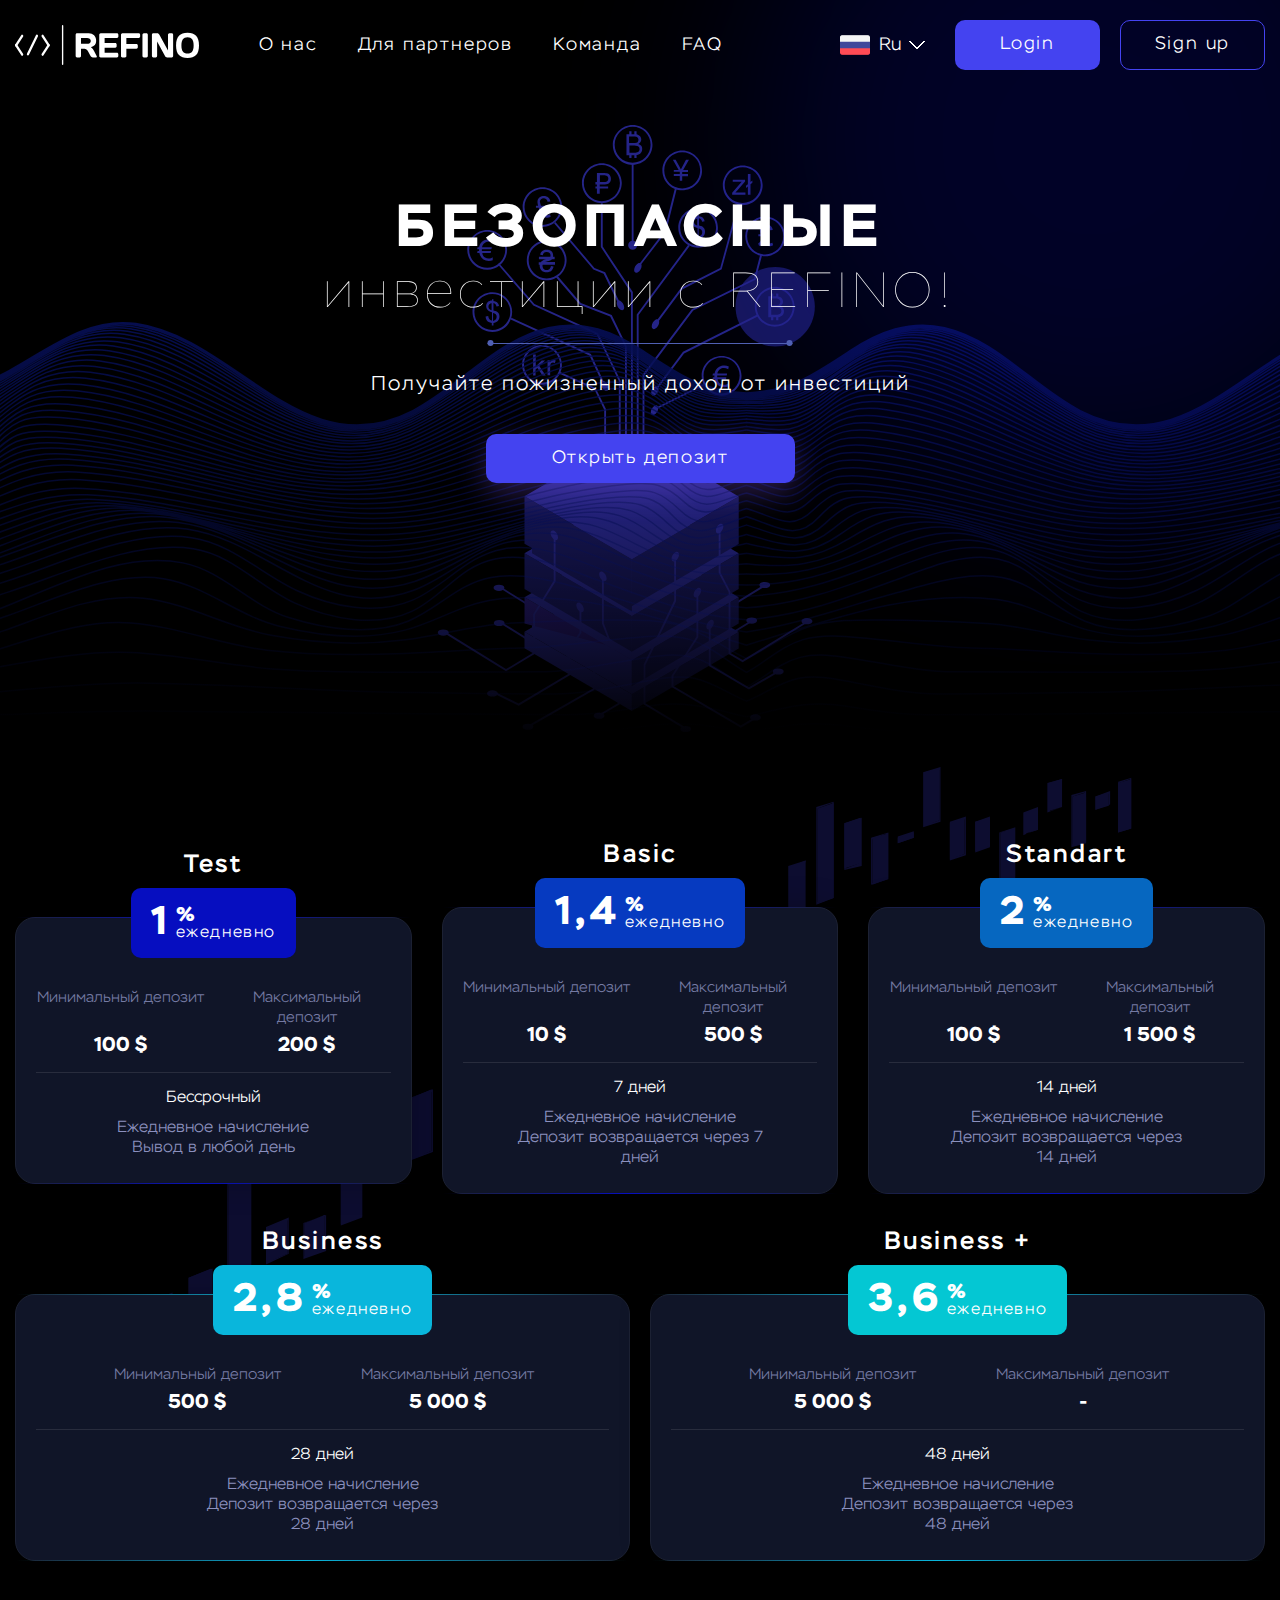
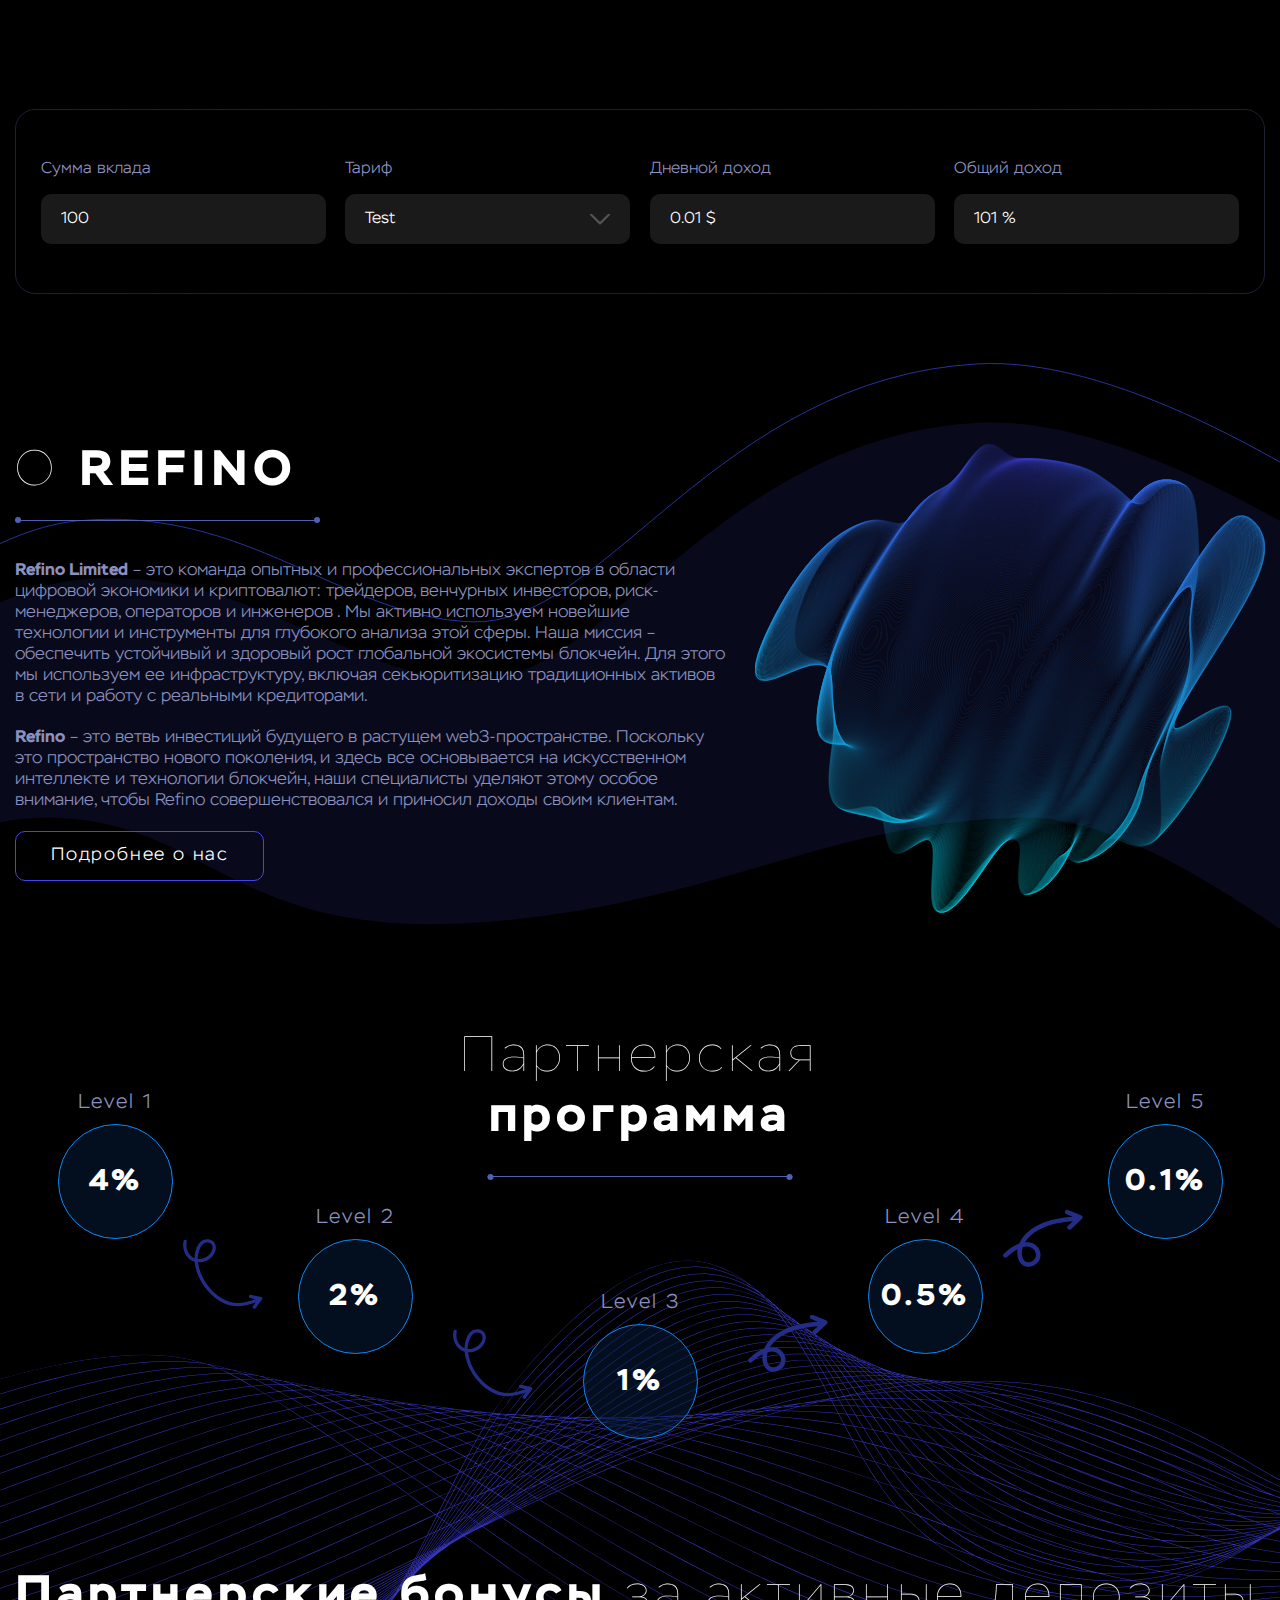
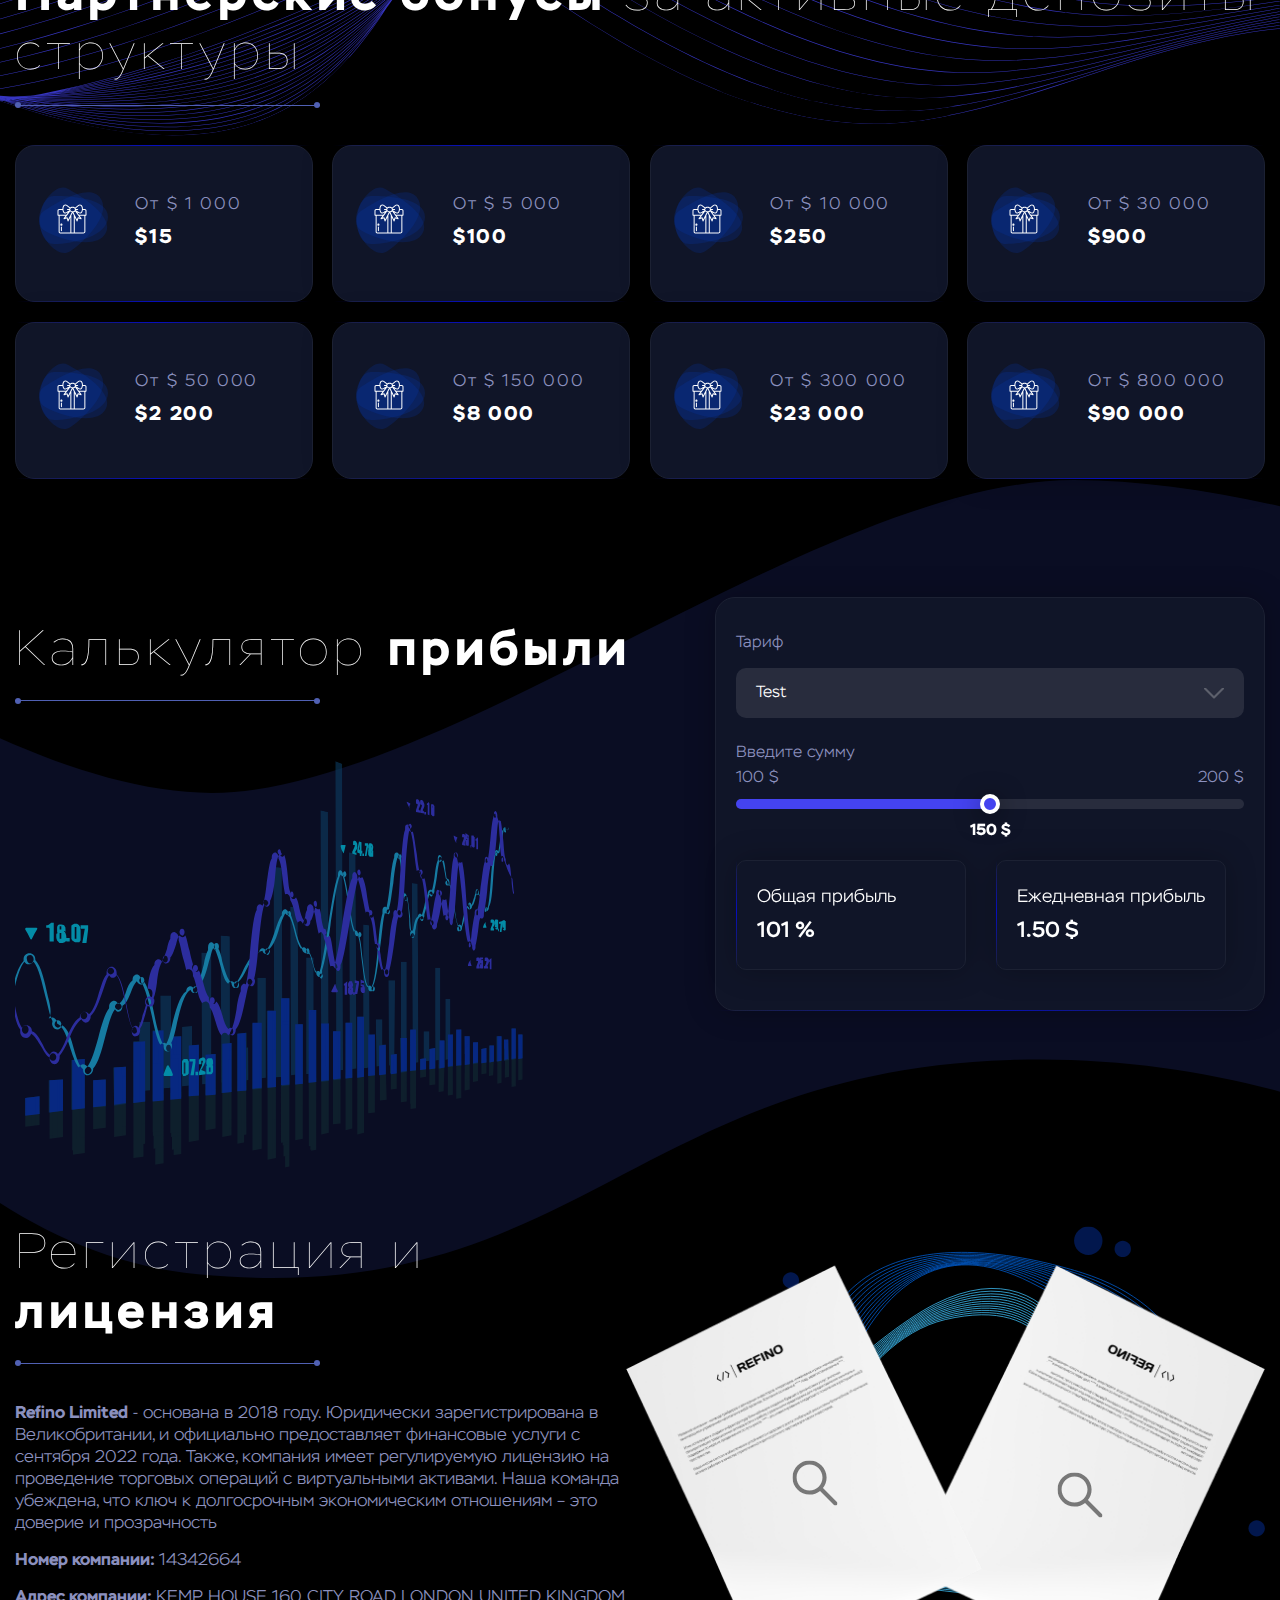
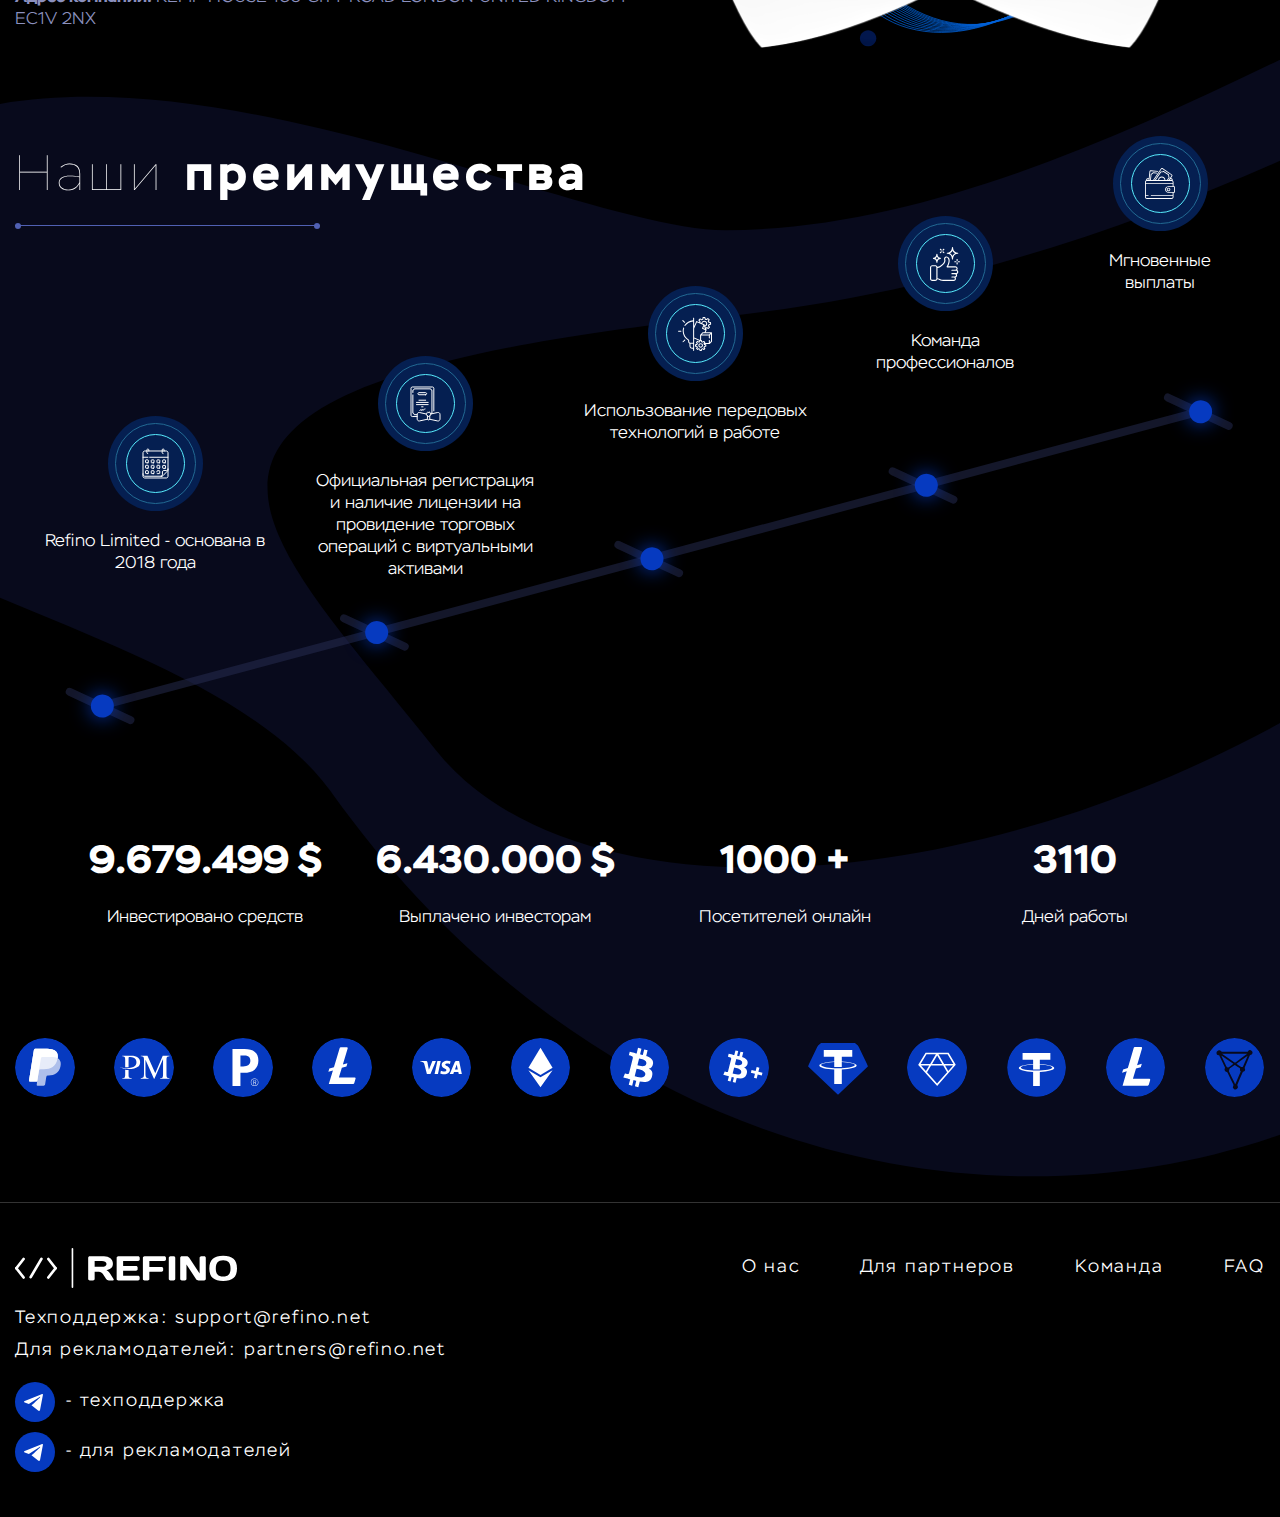
<file: index.html>
<!DOCTYPE html>
<html lang="en">

<head>
    <meta charset="UTF-8">
    <meta http-equiv="X-UA-Compatible" content="IE=edge">
    <meta name="viewport" content="width=device-width, initial-scale=1.0">
    <title>About</title>
    <link rel="stylesheet" href="https://cdn.jsdelivr.net/npm/swiper@8/swiper-bundle.min.css" />
    <link rel="stylesheet" href="https://cdn.jsdelivr.net/npm/@fancyapps/ui@4.0/dist/fancybox.css" />
    <link rel="stylesheet" href="css/style.min.css">
</head>

<body>

    <header class="header">
        <div class="container">
            <div class="header__inner">
                <a class="header__logo logo" href="#">
                    <img class="logo-img" src="images/logo.svg" alt="logo">
                </a>
                <div class="header__wrapper">
                    <nav class="header__menu menu">
                        <ul class="menu__list">
                            <li class="menu__list-item">
                                <a class="menu__list-link" href="#">
                                    О нас
                                </a>
                            </li>
                            <li class="menu__list-item">
                                <a class="menu__list-link" href="#">
                                    Для партнеров
                                </a>
                            </li>
                            <li class="menu__list-item">
                                <a class="menu__list-link" href="#">
                                    Команда
                                </a>
                            </li>
                            <li class="menu__list-item">
                                <a class="menu__list-link" href="#">
                                    FAQ
                                </a>
                            </li>
                        </ul>
                    </nav>
                    <div class="header__lang lang">
                        <div class="lang__text">
                            <img src="images/flag-3.png" alt="img">
                            <span>
                                Ru
                            </span>
                        </div>
                        <div class="lang__inner">
                            <a class="lang__link" href="#">
                                <img src="images/flag-1.svg" alt="img">
                                <span>
                                    Ukr
                                </span>
                            </a>
                            <a class="lang__link" href="#">
                                <img src="images/flag-3.png" alt="img">
                                <span>
                                    Ru
                                </span>
                            </a>
                            <a class="lang__link" href="#">
                                <img src="images/flag-2.svg" alt="img">
                                <span>
                                    Eng
                                </span>
                            </a>
                        </div>
                    </div>
                    <div class="header__user-nav user-nav">
                        <a class="user-nav__link btn" href="#">
                            Login
                        </a>
                        <a class="user-nav__link btn-unvsb" href="#">
                            Sign up
                        </a>
                    </div>
                </div>
                <button class="header__person" type="button">
                    <svg width="22" height="22" viewBox="0 0 22 22" fill="none" xmlns="http://www.w3.org/2000/svg">
                        <path
                            d="M13.629 11.3097C15.6008 10.3364 16.9608 8.3048 16.9608 5.961C16.9608 2.67408 14.2868 0 11 0C7.71317 0 5.03915 2.67408 5.03915 5.961C5.03915 8.3048 6.3992 10.3364 8.37097 11.3097C3.57102 12.4405 0 16.5953 0 21.5337C0 21.791 0.209027 22 0.466334 22H21.5337C21.791 22 22 21.791 22 21.5337C22 16.5953 18.429 12.4405 13.629 11.3097ZM5.97182 5.96045C5.97182 3.18761 8.22723 0.932143 11 0.932143C13.7728 0.932143 16.0282 3.18761 16.0282 5.96045C16.0282 8.73328 13.7728 10.9888 11 10.9888C8.22723 10.9888 5.97182 8.73328 5.97182 5.96045ZM0.944189 21.0673C1.2004 15.9918 5.61247 11.9374 11 11.9374C16.3875 11.9374 20.7996 15.9918 21.0558 21.0673H0.944189Z"
                            fill="#063AC0" />
                    </svg>
                </button>
                <button class="header__burger burger burger--menu" type="button">
                    <svg width="35" height="27" viewBox="0 0 35 27" fill="none" xmlns="http://www.w3.org/2000/svg">
                        <path
                            d="M0 2.5C0 1.11929 1.11929 0 2.5 0H32.5C33.8807 0 35 1.11929 35 2.5C35 3.88071 33.8807 5 32.5 5H2.5C1.11929 5 0 3.88071 0 2.5Z"
                            fill="#4443F0" />
                        <path
                            d="M10 13.5C10 12.1193 11.1193 11 12.5 11H32.5C33.8807 11 35 12.1193 35 13.5C35 14.8807 33.8807 16 32.5 16H12.5C11.1193 16 10 14.8807 10 13.5Z"
                            fill="#4443F0" />
                        <path
                            d="M0 24.5C0 23.1193 1.11929 22 2.5 22H32.5C33.8807 22 35 23.1193 35 24.5C35 25.8807 33.8807 27 32.5 27H2.5C1.11929 27 0 25.8807 0 24.5Z"
                            fill="#4443F0" />
                    </svg>
                    <svg width="27" height="27" viewBox="0 0 27 27" fill="none" xmlns="http://www.w3.org/2000/svg">
                        <path
                            d="M0.767389 25.5161C-0.208921 24.5398 -0.208921 22.9569 0.767389 21.9806L21.9806 0.767389C22.9569 -0.208921 24.5398 -0.208921 25.5161 0.767389C26.4924 1.7437 26.4924 3.32661 25.5161 4.30292L4.30292 25.5161C3.32661 26.4924 1.7437 26.4924 0.767389 25.5161Z"
                            fill="#4443F0" />
                        <path
                            d="M25.517 25.5161C26.4933 24.5398 26.4933 22.9569 25.517 21.9806L4.30381 0.767389C3.3275 -0.208921 1.74459 -0.208921 0.768275 0.767389C-0.208036 1.7437 -0.208036 3.32661 0.768275 4.30292L21.9815 25.5161C22.9578 26.4924 24.5407 26.4924 25.517 25.5161Z"
                            fill="#4443F0" />
                    </svg>
                </button>
            </div>
        </div>
    </header>

    <div class="wrapper">
        <main class="main">
            <section class="main__top-section top-section">
                <div class="container">
                    <div class="top-section__inner">
                        <img class="top-section__img" src="images/top-section-img.svg" alt="img">
                        <h1 class="top-section__title title">
                            <span>
                                БЕЗОПАСНЫЕ
                            </span>
                            инвестиции с REFINO!
                            <span>

                            </span>
                        </h1>
                        <p class="top-section__text">
                            Получайте пожизненный доход от инвестиций
                        </p>
                        <a class="top-section__link btn" href="#">
                            Открыть депозит
                        </a>
                    </div>
                </div>
            </section>
            <section class="main__plans plans">
                <div class="container">
                    <div class="plans__bg">
                        <svg width="983" height="603" viewBox="0 0 983 603" fill="none"
                            xmlns="http://www.w3.org/2000/svg">
                            <g opacity="0.2">
                                <path d="M24.0408 592.304L1.3356 601.663V536.149L24.0408 526.789V592.304Z"
                                    fill="#4443F0" />
                                <path
                                    d="M0 603V534.812L24.0408 525.452L24.0408 592.304L0 603ZM1.3356 536.149V600.326L22.7052 590.967V526.789L1.3356 536.149Z"
                                    fill="#4443F0" />
                                <path d="M62.7731 537.486L40.0679 546.845V510.745L62.7731 501.386V537.486Z"
                                    fill="#4443F0" />
                                <path
                                    d="M40.0679 548.182V510.745L64.1087 501.386V538.823L40.0679 548.182ZM41.4035 510.745V544.171L61.4375 536.149V502.723L41.4035 510.745Z"
                                    fill="#4443F0" />
                                <path d="M101.505 502.723L80.1359 510.745V417.153L101.505 409.131V502.723Z"
                                    fill="#4443F0" />
                                <path
                                    d="M78.8003 512.082V417.153L102.841 407.794V502.723L78.8003 512.082ZM80.1359 418.49V510.745L100.17 502.723V411.805L80.1359 418.49Z"
                                    fill="#4443F0" />
                                <path d="M138.902 486.679L117.533 496.038V461.275L138.902 451.916V486.679Z"
                                    fill="#4443F0" />
                                <path
                                    d="M117.533 497.375V459.938L140.238 450.579V486.678L117.533 497.375ZM118.868 461.275V494.701L138.902 486.679L138.902 453.253L118.868 461.275Z"
                                    fill="#4443F0" />
                                <path d="M176.299 481.33L156.265 490.69V455.927L176.299 447.905V481.33Z"
                                    fill="#4443F0" />
                                <path
                                    d="M154.929 492.027V455.927L177.635 447.905V484.004L154.929 492.027ZM156.265 455.927V489.353L176.299 481.33V447.905L156.265 455.927Z"
                                    fill="#4443F0" />
                                <path d="M213.696 449.242L192.326 457.264V413.142L213.696 405.12V449.242Z"
                                    fill="#4443F0" />
                                <path
                                    d="M192.326 458.601V413.142L213.696 405.12V450.579L192.326 458.601ZM193.662 413.142V454.59L212.36 446.568V405.12L193.662 413.142Z"
                                    fill="#4443F0" />
                                <path d="M248.421 397.098L228.387 405.12V389.075L248.421 382.39V397.098Z"
                                    fill="#4443F0" />
                                <path
                                    d="M228.387 406.457L228.387 389.075L249.757 381.053V398.435L228.387 406.457ZM229.723 390.412V403.783L248.421 397.098V383.727L229.723 390.412Z"
                                    fill="#4443F0" />
                                <path d="M283.147 383.727L264.448 391.749V330.246L283.147 322.224V383.727Z"
                                    fill="#4443F0" />
                                <path
                                    d="M263.113 393.086V330.246L284.482 322.224V385.064L263.113 393.086ZM264.448 330.246V390.412L283.147 383.727V324.898L264.448 330.246Z"
                                    fill="#4443F0" />
                                <path d="M317.872 352.976L299.174 359.661V326.235L317.872 319.55V352.976Z"
                                    fill="#4443F0" />
                                <path
                                    d="M297.838 360.998V326.235L317.872 318.213L317.872 352.976L297.838 360.998ZM299.174 327.572L299.174 359.661L316.537 352.976V320.887L299.174 327.572Z"
                                    fill="#4443F0" />
                                <path d="M351.262 320.887L332.564 328.909V286.124L351.262 279.439V320.887Z"
                                    fill="#4443F0" />
                                <path
                                    d="M332.564 330.246L332.564 286.124L352.598 278.102V322.224L332.564 330.246ZM333.899 287.461V327.572L351.262 320.887L351.262 280.776L333.899 287.461Z"
                                    fill="#4443F0" />
                                <path d="M384.652 291.472L365.954 298.157V237.991L384.652 231.306V291.472Z"
                                    fill="#4443F0" />
                                <path
                                    d="M365.954 299.494V237.991L385.988 231.306V292.809L365.954 299.494ZM367.289 239.328V296.82L384.652 290.135V232.643L367.289 239.328Z"
                                    fill="#4443F0" />
                                <path d="M416.707 225.958L399.344 232.643V217.936L416.707 211.251V225.958Z"
                                    fill="#4443F0" />
                                <path
                                    d="M398.008 233.98V217.936L418.042 211.251V227.295L398.008 233.98ZM399.344 217.936V231.306L416.707 225.958V212.588L399.344 217.936Z"
                                    fill="#4443F0" />
                                <path d="M448.761 232.643L431.398 239.328V171.14L448.761 165.792V232.643Z"
                                    fill="#4443F0" />
                                <path
                                    d="M430.062 239.328V169.803L450.096 163.118V231.306L430.062 239.328ZM431.398 172.477V237.991L447.425 232.643V167.129L431.398 172.477Z"
                                    fill="#4443F0" />
                                <path d="M480.815 237.991L463.452 244.676V204.565L480.815 197.88V237.991Z"
                                    fill="#4443F0" />
                                <path
                                    d="M462.117 246.013V203.228L480.815 196.543V237.991L462.117 246.013ZM463.452 204.565V243.339L479.48 237.991V199.217L463.452 204.565Z"
                                    fill="#4443F0" />
                                <path d="M511.534 235.317L494.171 242.002V219.273L511.534 212.588V235.317Z"
                                    fill="#4443F0" />
                                <path
                                    d="M492.836 243.339V219.273L511.534 212.588V236.654L492.836 243.339ZM494.171 219.273V240.665L510.198 235.317V213.925L494.171 219.273Z"
                                    fill="#4443F0" />
                                <path d="M540.917 224.621L524.89 231.306V173.814L540.917 167.129V224.621Z"
                                    fill="#4443F0" />
                                <path
                                    d="M523.554 232.643V173.814L542.253 167.129V225.958L523.554 232.643ZM524.89 173.814V228.632L540.917 223.284V168.466L524.89 173.814Z"
                                    fill="#4443F0" />
                                <path d="M571.636 239.328L554.273 244.676V213.925L571.636 208.577V239.328Z"
                                    fill="#4443F0" />
                                <path
                                    d="M552.938 246.013V213.925L571.636 207.239V239.328L552.938 246.013ZM555.609 215.262V244.676L570.3 239.328V209.914L555.609 215.262Z"
                                    fill="#4443F0" />
                                <path d="M599.683 252.698L583.656 259.384V228.632L599.683 221.947V252.698Z"
                                    fill="#4443F0" />
                                <path
                                    d="M582.321 260.721V228.632L601.019 221.947V254.035L582.321 260.721ZM584.992 228.632V258.047L599.683 252.698L599.683 223.284L584.992 228.632Z"
                                    fill="#4443F0" />
                                <path d="M629.067 200.554L613.039 207.239V159.106L629.067 153.758V200.554Z"
                                    fill="#4443F0" />
                                <path
                                    d="M611.704 207.239V157.769L629.067 151.084L629.067 200.554L611.704 207.239ZM613.039 160.443V205.902L627.731 200.554V155.095L613.039 160.443Z"
                                    fill="#4443F0" />
                                <path d="M657.114 148.41L641.087 155.095V100.277L657.114 93.592V148.41Z"
                                    fill="#4443F0" />
                                <path
                                    d="M639.751 156.432V98.9401L657.114 93.592V149.747L639.751 156.432ZM642.422 100.277V153.758L657.114 148.41V94.929L642.422 100.277Z"
                                    fill="#4443F0" />
                                <path d="M685.162 131.029L669.134 136.377V41.4479L685.162 36.0998V131.029Z"
                                    fill="#4443F0" />
                                <path
                                    d="M667.799 137.714V40.1109L685.162 34.7627L685.162 131.029L667.799 137.714ZM669.134 41.4479L669.135 135.04L683.826 129.692V36.0998L669.134 41.4479Z"
                                    fill="#4443F0" />
                                <path d="M711.874 96.2661L695.846 101.614V56.1552L711.874 50.8071V96.2661Z"
                                    fill="#4443F0" />
                                <path
                                    d="M695.846 102.951V56.1552L713.209 50.8071V98.9401L695.846 102.951ZM697.182 57.4922V101.614L710.538 96.2661V52.1441L697.182 57.4922Z"
                                    fill="#4443F0" />
                                <path d="M738.586 112.31L723.894 117.659V70.8625L738.586 66.8514V112.31Z"
                                    fill="#4443F0" />
                                <path
                                    d="M722.558 117.659V70.8625L739.921 65.5144V112.31L722.558 117.659ZM723.894 72.1996V116.322L737.25 110.973V66.8514L723.894 72.1996Z"
                                    fill="#4443F0" />
                                <path d="M765.297 70.8625L749.27 76.2106V70.8625L765.297 65.5144V70.8625Z"
                                    fill="#4443F0" />
                                <path
                                    d="M749.27 76.2106V69.5255L765.297 64.1774V70.8625L749.27 76.2106ZM750.606 70.8625V74.8736L763.962 70.8625V66.8514L750.606 70.8625Z"
                                    fill="#4443F0" />
                                <path d="M790.674 53.4812L775.982 58.8293V5.34812L790.674 1.33703V53.4812Z"
                                    fill="#4443F0" />
                                <path
                                    d="M774.647 60.1663V5.34812L792.009 0V54.8182L774.647 60.1663ZM777.318 6.68514V57.4922L790.674 53.4812V2.67406L777.318 6.68514Z"
                                    fill="#4443F0" />
                                <path d="M816.05 86.9069L801.359 92.255V56.1552L816.05 50.8071V86.9069Z"
                                    fill="#4443F0" />
                                <path
                                    d="M801.359 93.592V54.8182L817.386 49.4701V88.2439L801.359 93.592ZM802.694 56.1552V90.918L816.05 86.9069L816.05 52.1441L802.694 56.1552Z"
                                    fill="#4443F0" />
                                <path d="M841.427 78.8847L826.735 84.2328V54.8182L841.427 50.8071V78.8847Z"
                                    fill="#4443F0" />
                                <path
                                    d="M826.735 85.5699L826.735 54.8182L841.427 49.4701V80.2217L826.735 85.5699ZM828.071 56.1552V82.8958L840.091 78.8847V52.1441L828.071 56.1552Z"
                                    fill="#4443F0" />
                                <path d="M865.467 135.04L852.111 140.388V65.5144L865.467 61.5033V135.04Z"
                                    fill="#4443F0" />
                                <path
                                    d="M850.776 141.725V65.5144L866.803 60.1663V136.377L850.776 141.725ZM852.111 65.5144V139.051L864.132 135.04V62.8404L852.111 65.5144Z"
                                    fill="#4443F0" />
                                <path d="M889.508 62.8404L876.152 66.8514V46.796L889.508 42.7849V62.8404Z"
                                    fill="#4443F0" />
                                <path
                                    d="M874.817 68.1885V45.459L889.508 40.1109V61.5033L874.817 68.1885ZM877.488 48.133V66.8514L889.508 62.8404V44.122L877.488 48.133Z"
                                    fill="#4443F0" />
                                <path d="M913.549 40.1109L900.193 44.122V16.0443L913.549 12.0333V40.1109Z"
                                    fill="#4443F0" />
                                <path
                                    d="M898.857 45.459V16.0443L913.549 12.0333V40.1109L898.857 45.459ZM901.528 17.3814V44.122L913.549 40.1109V13.3703L901.528 17.3814Z"
                                    fill="#4443F0" />
                                <path d="M937.59 74.8736L924.234 78.8847V29.4146L937.59 25.4035V74.8736Z"
                                    fill="#4443F0" />
                                <path
                                    d="M922.898 80.2217V28.0776L937.59 24.0665V76.2106L922.898 80.2217ZM924.234 29.4146V77.5477L936.254 73.5366V25.4035L924.234 29.4146Z"
                                    fill="#4443F0" />
                                <path d="M960.295 38.7738L946.939 42.7849V29.4146L960.295 25.4035V38.7738Z"
                                    fill="#4443F0" />
                                <path
                                    d="M946.939 42.7849V29.4146L961.63 24.0665V37.4368L946.939 42.7849ZM948.274 30.7517V41.4479L960.295 37.4368V26.7406L948.274 30.7517Z"
                                    fill="#4443F0" />
                                <path d="M983 61.5033L969.644 65.5144V16.0443L983 12.0333V61.5033Z" fill="#4443F0" />
                                <path
                                    d="M969.644 65.5144V14.7073L983 10.6962L983 61.5033L969.644 65.5144ZM970.98 16.0443V64.1774L981.664 60.1663V12.0333L970.98 16.0443Z"
                                    fill="#4443F0" />
                            </g>
                        </svg>
                    </div>
                    <div class="plans__inner">
                        <div class="plans__wrapper">
                            <div class="plans__item plans-item">
                                <div class="plans-item__top plans-item-top">
                                    <p class="plans-item-top__text">
                                        Test
                                    </p>
                                    <div class="plans-item-top__box plans-item-top-box">
                                        <p class="plans-item-top-box__count">
                                            1
                                        </p>
                                        <div class="plans-item-top-box__column">
                                            <p class="plans-item-top-box__column-procent">
                                                %
                                            </p>
                                            <p class="plans-item-top-box__column-text">
                                                ежедневно
                                            </p>
                                        </div>
                                    </div>
                                </div>
                                <div class="plans-item__range plans-item-range">
                                    <div class="plans-item-range__box">
                                        <p class="plans-item-range__box-text">
                                            Минимальный депозит
                                        </p>
                                        <p class="plans-item-range__box-money">
                                            100 $
                                        </p>
                                    </div>
                                    <div class="plans-item-range__box">
                                        <p class="plans-item-range__box-text">
                                            Максимальный депозит
                                        </p>
                                        <p class="plans-item-range__box-money">
                                            200 $
                                        </p>
                                    </div>
                                </div>
                                <p class="plans-item__text">
                                    Бессрочный
                                </p>
                                <p class="plans-item__subtext">
                                    Ежедневное начисление <br>
                                    Вывод в любой день
                                </p>
                            </div>
                            <div class="plans__item plans-item">
                                <div class="plans-item__top plans-item-top">
                                    <p class="plans-item-top__text">
                                        Basic
                                    </p>
                                    <div class="plans-item-top__box plans-item-top-box">
                                        <p class="plans-item-top-box__count">
                                            1,4
                                        </p>
                                        <div class="plans-item-top-box__column">
                                            <p class="plans-item-top-box__column-procent">
                                                %
                                            </p>
                                            <p class="plans-item-top-box__column-text">
                                                ежедневно
                                            </p>
                                        </div>
                                    </div>
                                </div>
                                <div class="plans-item__range plans-item-range">
                                    <div class="plans-item-range__box">
                                        <p class="plans-item-range__box-text">
                                            Минимальный депозит
                                        </p>
                                        <p class="plans-item-range__box-money">
                                            10 $
                                        </p>
                                    </div>
                                    <div class="plans-item-range__box">
                                        <p class="plans-item-range__box-text">
                                            Максимальный депозит
                                        </p>
                                        <p class="plans-item-range__box-money">
                                            500 $
                                        </p>
                                    </div>
                                </div>
                                <p class="plans-item__text">
                                    7 дней
                                </p>
                                <p class="plans-item__subtext">
                                    Ежедневное начисление <br>
                                    Депозит возвращается через 7 дней
                                </p>
                            </div>
                            <div class="plans__item plans-item">
                                <div class="plans-item__top plans-item-top">
                                    <p class="plans-item-top__text">
                                        Standart
                                    </p>
                                    <div class="plans-item-top__box plans-item-top-box">
                                        <p class="plans-item-top-box__count">
                                            2
                                        </p>
                                        <div class="plans-item-top-box__column">
                                            <p class="plans-item-top-box__column-procent">
                                                %
                                            </p>
                                            <p class="plans-item-top-box__column-text">
                                                ежедневно
                                            </p>
                                        </div>
                                    </div>
                                </div>
                                <div class="plans-item__range plans-item-range">
                                    <div class="plans-item-range__box">
                                        <p class="plans-item-range__box-text">
                                            Минимальный депозит
                                        </p>
                                        <p class="plans-item-range__box-money">
                                            100 $
                                        </p>
                                    </div>
                                    <div class="plans-item-range__box">
                                        <p class="plans-item-range__box-text">
                                            Максимальный депозит
                                        </p>
                                        <p class="plans-item-range__box-money">
                                            1 500 $
                                        </p>
                                    </div>
                                </div>
                                <p class="plans-item__text">
                                    14 дней
                                </p>
                                <p class="plans-item__subtext">
                                    Ежедневное начисление <br>
                                    Депозит возвращается через 14 дней
                                </p>
                            </div>
                        </div>
                        <div class="plans__wrapper">
                            <div class="plans__item plans-item">
                                <div class="plans-item__top plans-item-top">
                                    <p class="plans-item-top__text">
                                        Business
                                    </p>
                                    <div class="plans-item-top__box plans-item-top-box">
                                        <p class="plans-item-top-box__count">
                                            2,8
                                        </p>
                                        <div class="plans-item-top-box__column">
                                            <p class="plans-item-top-box__column-procent">
                                                %
                                            </p>
                                            <p class="plans-item-top-box__column-text">
                                                ежедневно
                                            </p>
                                        </div>
                                    </div>
                                </div>
                                <div class="plans-item__range plans-item-range">
                                    <div class="plans-item-range__box">
                                        <p class="plans-item-range__box-text">
                                            Минимальный депозит
                                        </p>
                                        <p class="plans-item-range__box-money">
                                            500 $
                                        </p>
                                    </div>
                                    <div class="plans-item-range__box">
                                        <p class="plans-item-range__box-text">
                                            Максимальный депозит
                                        </p>
                                        <p class="plans-item-range__box-money">
                                            5 000 $
                                        </p>
                                    </div>
                                </div>
                                <p class="plans-item__text">
                                    28 дней
                                </p>
                                <p class="plans-item__subtext">
                                    Ежедневное начисление <br>
                                    Депозит возвращается через 28 дней
                                </p>
                            </div>
                            <div class="plans__item plans-item">
                                <div class="plans-item__top plans-item-top">
                                    <p class="plans-item-top__text">
                                        Business +
                                    </p>
                                    <div class="plans-item-top__box plans-item-top-box">
                                        <p class="plans-item-top-box__count">
                                            3,6
                                        </p>
                                        <div class="plans-item-top-box__column">
                                            <p class="plans-item-top-box__column-procent">
                                                %
                                            </p>
                                            <p class="plans-item-top-box__column-text">
                                                ежедневно
                                            </p>
                                        </div>
                                    </div>
                                </div>
                                <div class="plans-item__range plans-item-range">
                                    <div class="plans-item-range__box">
                                        <p class="plans-item-range__box-text">
                                            Минимальный депозит
                                        </p>
                                        <p class="plans-item-range__box-money">
                                            5 000 $
                                        </p>
                                    </div>
                                    <div class="plans-item-range__box">
                                        <p class="plans-item-range__box-text">
                                            Максимальный депозит
                                        </p>
                                        <p class="plans-item-range__box-money">
                                            -
                                        </p>
                                    </div>
                                </div>
                                <p class="plans-item__text">
                                    48 дней
                                </p>
                                <p class="plans-item__subtext">
                                    Ежедневное начисление <br>
                                    Депозит возвращается через 48 дней
                                </p>
                            </div>
                        </div>
                    </div>
                </div>
            </section>
            <div class="main__calculation calculation calculation--test">
                <div class="container">
                    <form class="calculation__form calculation-form" action="#">
                        <div class="calculation-form__box calculation-form-box">
                            <p class="calculation-form-box__text">
                                Сумма вклада
                            </p>
                            <input class="calculation-form-box__input calculation-form-box__input--sum" min="10"
                                type="number" value="100">
                        </div>
                        <div class="calculation-form__box calculation-form-box">
                            <p class="calculation-form-box__text">
                                Тариф
                            </p>
                            <div class="calculation-form-box__select custom-select">
                                <select>
                                    <option value="0">Test</option>
                                    <option value="1">Test</option>
                                    <option value="2">Basic</option>
                                    <option value="3">Standart</option>
                                    <option value="2">Business</option>
                                    <option value="3">Business +</option>
                                </select>
                            </div>
                        </div>
                        <div class="calculation-form__box calculation-form-box">
                            <p class="calculation-form-box__text">
                                Дневной доход
                            </p>
                            <input class="calculation-form-box__input calculation-form-box__input--day" type="text"
                                value="0.01 $">
                        </div>
                        <div class="calculation-form__box calculation-form-box">
                            <p class="calculation-form-box__text">
                                Общий доход
                            </p>
                            <input class="calculation-form-box__input calculation-form-box__input--total" type="text"
                                value="101 %">
                        </div>
                    </form>
                </div>
            </div>
            <section class="main__about-us about-us">
                <div class="container">
                    <div class="about-us__bg">
                        <img class="about-us__bg-img" src="images/about-us-bg.svg" alt="bg">
                    </div>
                    <div class="about-us__inner">
                        <div class="about-us__content about-us-content">
                            <h2 class="about-us-content__title title">
                                О
                                <span>
                                    REFINO
                                </span>
                                <span>

                                </span>
                            </h2>
                            <p class="about-us-content__text">
                                <span>
                                    Refino Limited
                                </span>
                                – это команда опытных и профессиональных экспертов в области цифровой
                                экономики и криптовалют: трейдеров, венчурных инвесторов, риск-менеджеров, операторов и
                                инженеров . Мы активно используем новейшие технологии и инструменты для глубокого
                                анализа этой сферы. Наша миссия – обеспечить устойчивый и здоровый рост глобальной
                                экосистемы блокчейн. Для этого мы используем ее инфраструктуру, включая секьюритизацию
                                традиционных активов в сети и работу с реальными кредиторами.
                            </p>
                            <p class="about-us-content__text">
                                <span>
                                    Refino
                                </span>
                                – это ветвь инвестиций будущего в растущем web3-пространстве. Поскольку это
                                пространство нового поколения, и здесь все основывается на искусственном интеллекте и
                                технологии блокчейн, наши специалисты уделяют этому особое внимание, чтобы Refino
                                совершенствовался и приносил доходы своим клиентам.
                            </p>
                            <a class="about-us-content__link btn-unvsb" href="#">
                                Подробнее о нас
                            </a>
                        </div>
                        <div class="about-us__img">
                            <img class="about-us__img-image" src="images/about-us-img.svg" alt="img">
                        </div>
                    </div>
                </div>
            </section>
            <section class="main__partners-program partners-program partners-program--main">
                <div class="container">
                    <div class="partners-program__bg">
                        <img class="partners-program__bg-image" src="images/partners-program-big-bg.svg" alt="">
                    </div>
                    <h2 class="partners-program__title title">
                        Партнерская
                        <span>
                            программа
                        </span>
                        <span>

                        </span>
                    </h2>
                    <div class="partners-program__inner">
                        <div class="partners-program__item partners-program-item">
                            <p class="partners-program-item__text">
                                Level 1
                            </p>
                            <div class="partners-program-item__box partners-program-item-box">
                                <p class="partners-program-item-box__text">
                                    4%
                                </p>
                            </div>
                        </div>
                        <div class="partners-program__item partners-program-item">
                            <p class="partners-program-item__text">
                                Level 2
                            </p>
                            <div class="partners-program-item__box partners-program-item-box">
                                <p class="partners-program-item-box__text">
                                    2%
                                </p>
                            </div>
                        </div>
                        <div class="partners-program__item partners-program-item">
                            <p class="partners-program-item__text">
                                Level 3
                            </p>
                            <div class="partners-program-item__box partners-program-item-box">
                                <p class="partners-program-item-box__text">
                                    1%
                                </p>
                            </div>
                        </div>
                        <div class="partners-program__item partners-program-item">
                            <p class="partners-program-item__text">
                                Level 4
                            </p>
                            <div class="partners-program-item__box partners-program-item-box">
                                <p class="partners-program-item-box__text">
                                    0.5%
                                </p>
                            </div>
                        </div>
                        <div class="partners-program__item partners-program-item">
                            <p class="partners-program-item__text">
                                Level 5
                            </p>
                            <div class="partners-program-item__box partners-program-item-box">
                                <p class="partners-program-item-box__text">
                                    0.1%
                                </p>
                            </div>
                        </div>
                    </div>
                </div>
            </section>
            <section class="main__bonuses bonuses">
                <div class="container">
                    <h2 class="bonuses__title title">
                        <span>
                            Партнерские бонусы
                        </span>
                        за активные депозиты структуры
                        <span>

                        </span>
                    </h2>
                    <div class="bonuses__inner">
                        <div class="bonuses__item bonuses-item">
                            <div class="bonuses-item__icon">
                                <svg width="85" height="78" viewBox="0 0 85 78" fill="none"
                                    xmlns="http://www.w3.org/2000/svg">
                                    <path opacity="0.2"
                                        d="M76.999 35.9725C76.9991 54.9713 41.9481 63 22.8302 63C3.71236 63 5.07751 15 22.8302 15C40.583 15 76.999 16.9738 76.999 35.9725Z"
                                        fill="#063AC0" />
                                    <path opacity="0.2"
                                        d="M69.6745 17.4265C80.2256 33.2128 55.2887 59.5311 39.2553 70.2472C23.2219 80.9633 -2.29022 40.314 12.5983 30.3631C27.4867 20.4122 59.1235 1.64012 69.6745 17.4265Z"
                                        fill="#063AC0" />
                                    <path opacity="0.2"
                                        d="M74.5511 52.3406C65.3943 68.9745 30.5508 58.9531 13.6566 49.653C-3.23759 40.3529 21.1033 -1.00835 36.7911 7.62763C52.4789 16.2636 83.7078 35.7066 74.5511 52.3406Z"
                                        fill="#063AC0" />
                                    <path
                                        d="M38.7448 28.5529L39.2448 28.5536V28.5535L38.7448 28.5529ZM39.2621 27.1819L39.6402 27.5091L39.6404 27.5088L39.2621 27.1819ZM43.9533 27.2769L43.557 27.5819L43.5577 27.5827L43.9533 27.2769ZM44.3915 28.5529L43.8915 28.5522V28.5529H44.3915ZM35.8037 31.4901L35.5483 31.0602C35.3125 31.2003 35.2335 31.5042 35.3714 31.7414C35.5093 31.9785 35.8124 32.0603 36.0509 31.9247L35.8037 31.4901ZM35.757 31.5179L36.0074 31.9507L36.0151 31.9461L35.757 31.5179ZM35.7342 31.531L35.4844 31.0979C35.2455 31.2357 35.1633 31.5408 35.3006 31.7799C35.4379 32.0191 35.7429 32.1019 35.9823 31.9651L35.7342 31.531ZM35.7081 31.5463L35.9509 31.9835L35.9616 31.9773L35.7081 31.5463ZM35.675 31.5657L35.4254 31.1325L35.4234 31.1337L35.675 31.5657ZM35.5231 31.655L35.7767 32.0859L35.778 32.0852L35.5231 31.655ZM33.8334 31.906L33.7217 32.3934L33.722 32.3934L33.8334 31.906ZM31.9138 28.5511L32.4125 28.5141L32.4125 28.5141L31.9138 28.5511ZM35.7633 24.4746L35.4573 24.8701L35.4575 24.8702L35.7633 24.4746ZM35.8765 24.5623L36.2384 24.2173C36.2219 24.2 36.2042 24.1839 36.1854 24.1691L35.8765 24.5623ZM35.8776 24.5635L35.5157 24.9085C35.536 24.9297 35.558 24.9491 35.5816 24.9664L35.8776 24.5635ZM35.9089 24.5873L36.2154 24.1922L36.2089 24.1873L35.9089 24.5873ZM35.9955 24.6545L35.689 25.0495C35.7148 25.0696 35.7426 25.0871 35.7718 25.1017L35.9955 24.6545ZM35.9983 24.6562H36.4983C36.4983 24.38 36.2744 24.1562 35.9983 24.1562V24.6562ZM35.9983 24.6567H35.4983C35.4983 24.8115 35.5699 24.9575 35.6923 25.0522L35.9983 24.6567ZM47.5397 31.4934L47.797 31.0647L47.7967 31.0645L47.5397 31.4934ZM47.5511 31.5002L47.3001 31.9326C47.5309 32.0667 47.8264 31.9957 47.9712 31.7714C48.116 31.5471 48.059 31.2486 47.8417 31.0934L47.5511 31.5002ZM43.6478 26.8809C43.4294 27.0499 43.3894 27.364 43.5584 27.5824C43.7274 27.8008 44.0414 27.8408 44.2598 27.6718L43.6478 26.8809ZM47.5745 24.4747L47.2688 24.079L47.2685 24.0792L47.5745 24.4747ZM51.4239 28.5511L50.9253 28.5139L50.9253 28.5143L51.4239 28.5511ZM49.5049 31.906L49.6162 32.3935L49.6166 32.3934L49.5049 31.906ZM47.8146 31.655L48.0681 31.224L48.068 31.224L47.8146 31.655ZM47.5813 31.5179L47.3263 31.948L47.3279 31.9489L47.5813 31.5179ZM47.5198 31.4815L47.7768 31.0526C47.6992 31.0061 47.6104 30.9815 47.5198 30.9815V31.4815ZM47.5193 31.4815L47.2419 31.8975C47.3241 31.9523 47.4206 31.9815 47.5193 31.9815V31.4815ZM47.5176 31.4804L47.1477 31.8168C47.1751 31.847 47.2062 31.8737 47.2402 31.8964L47.5176 31.4804ZM47.517 31.4797L47.8869 31.1433C47.853 31.1061 47.8137 31.0741 47.7703 31.0486L47.517 31.4797ZM50.0842 37.6551L49.9548 38.1381C50.1594 38.1929 50.3764 38.1128 50.4963 37.9382C50.6163 37.7636 50.6132 37.5324 50.4886 37.3611L50.0842 37.6551ZM46.9746 36.822L47.104 36.339C46.9759 36.3047 46.8395 36.3226 46.7246 36.389C46.6098 36.4553 46.526 36.5645 46.4917 36.6926L46.9746 36.822ZM46.1415 39.9315L45.6952 40.157C45.7887 40.3421 45.9867 40.4502 46.1929 40.4289C46.3991 40.4076 46.5708 40.2612 46.6245 40.0609L46.1415 39.9315ZM36.9948 39.9315L36.5118 40.061C36.5655 40.2612 36.7372 40.4076 36.9434 40.4289C37.1496 40.4502 37.3476 40.3421 37.4411 40.157L36.9948 39.9315ZM36.1616 36.822L36.6446 36.6926C36.6103 36.5645 36.5265 36.4553 36.4116 36.3889C36.2968 36.3226 36.1603 36.3047 36.0322 36.339L36.1616 36.822ZM33.0521 37.6551L32.6504 37.3574C32.5238 37.5282 32.519 37.7605 32.6387 37.9363C32.7583 38.1122 32.976 38.1931 33.1815 38.1381L33.0521 37.6551ZM39.4276 29.8944C39.592 29.6725 39.5455 29.3594 39.3237 29.1949C39.1018 29.0305 38.7887 29.077 38.6243 29.2988L39.4276 29.8944ZM51.4444 28.0529C51.1683 28.0529 50.9444 28.2767 50.9444 28.5529C50.9444 28.829 51.1683 29.0529 51.4444 29.0529V28.0529ZM54.999 34.2439V34.7439C55.2752 34.7439 55.499 34.5201 55.499 34.2439H54.999ZM47.6035 33.7439C47.3274 33.7439 47.1035 33.9678 47.1035 34.2439C47.1035 34.5201 47.3274 34.7439 47.6035 34.7439V33.7439ZM35.5806 34.7439C35.8567 34.7439 36.0806 34.5201 36.0806 34.2439C36.0806 33.9678 35.8567 33.7439 35.5806 33.7439V34.7439ZM26.999 34.2439H26.499C26.499 34.5201 26.7229 34.7439 26.999 34.7439V34.2439ZM31.8933 29.0529C32.1695 29.0529 32.3933 28.829 32.3933 28.5529C32.3933 28.2767 32.1695 28.0529 31.8933 28.0529V29.0529ZM54.3608 34.2439C54.3608 33.9678 54.137 33.7439 53.8608 33.7439C53.5847 33.7439 53.3608 33.9678 53.3608 34.2439H54.3608ZM28.6372 34.2439C28.6372 33.9678 28.4134 33.7439 28.1372 33.7439C27.8611 33.7439 27.6372 33.9678 27.6372 34.2439H28.6372ZM36.4462 28.0529C36.17 28.0529 35.9462 28.2767 35.9462 28.5529C35.9462 28.829 36.17 29.0529 36.4462 29.0529L36.4462 28.0529ZM46.6901 29.0529C46.9662 29.0529 47.1901 28.829 47.1901 28.5529C47.1901 28.2767 46.9662 28.0529 46.6901 28.0529L46.6901 29.0529ZM43.7754 34.2581C43.7754 33.982 43.5516 33.7581 43.2754 33.7581C42.9993 33.7581 42.7754 33.982 42.7754 34.2581H43.7754ZM42.7754 52C42.7754 52.2761 42.9993 52.5 43.2754 52.5C43.5516 52.5 43.7754 52.2761 43.7754 52H42.7754ZM39.3608 52C39.3608 52.2761 39.5847 52.5 39.8608 52.5C40.137 52.5 40.3608 52.2761 40.3608 52H39.3608ZM40.3608 34.2581C40.3608 33.982 40.137 33.7581 39.8608 33.7581C39.5847 33.7581 39.3608 33.982 39.3608 34.2581H40.3608ZM30.9137 45.9675C30.9137 45.6913 30.6898 45.4675 30.4137 45.4675C30.1375 45.4675 29.9137 45.6913 29.9137 45.9675H30.9137ZM29.9137 49.7236C29.9137 49.9997 30.1375 50.2236 30.4137 50.2236C30.6898 50.2236 30.9137 49.9997 30.9137 49.7236H29.9137ZM30.4137 43.622C30.4517 43.622 30.4828 43.6531 30.4828 43.6911H31.4828C31.4828 43.1008 31.0039 42.622 30.4137 42.622V43.622ZM30.4828 43.6911C30.4828 43.7291 30.4517 43.7602 30.4137 43.7602V44.7602C31.0039 44.7602 31.4828 44.2813 31.4828 43.6911H30.4828ZM30.4137 43.7602C30.3757 43.7602 30.3446 43.7291 30.3446 43.6911H29.3446C29.3446 44.2813 29.8234 44.7602 30.4137 44.7602V43.7602ZM30.3446 43.6911C30.3446 43.6531 30.3757 43.622 30.4137 43.622V42.622C29.8234 42.622 29.3446 43.1008 29.3446 43.6911H30.3446ZM41.5457 30.3293C40.4157 30.3232 39.758 29.8617 39.4584 29.3456L38.5935 29.8476C39.102 30.7235 40.1219 31.3217 41.5404 31.3293L41.5457 30.3293ZM39.4585 29.3457C39.3153 29.0988 39.2443 28.8261 39.2448 28.5536L38.2448 28.5521C38.2441 29.0001 38.361 29.4467 38.5934 29.8474L39.4585 29.3457ZM39.2448 28.5535C39.2452 28.1856 39.3752 27.8152 39.6402 27.5091L38.8841 26.8546C38.4604 27.3441 38.2456 27.947 38.2448 28.5522L39.2448 28.5535ZM39.6404 27.5088C39.9897 27.1047 40.61 26.7764 41.5681 26.7764V25.7764C40.3729 25.7764 39.4554 26.1937 38.8839 26.8549L39.6404 27.5088ZM41.5681 26.7764C42.5838 26.7764 43.2198 27.1436 43.557 27.5819L44.3495 26.972C43.7899 26.2447 42.8356 25.7764 41.5681 25.7764V26.7764ZM43.5577 27.5827C43.7821 27.873 43.8919 28.2133 43.8915 28.5522L44.8915 28.5535C44.8922 27.9955 44.7105 27.4389 44.3489 26.9711L43.5577 27.5827ZM43.8915 28.5529C43.8915 28.7997 43.8326 29.0475 43.7142 29.2761L44.602 29.7362C44.7944 29.3649 44.8915 28.9593 44.8915 28.5529H43.8915ZM43.7142 29.276C43.4307 29.8228 42.7651 30.3227 41.5904 30.3293L41.596 31.3293C43.0743 31.321 44.1184 30.6691 44.602 29.7362L43.7142 29.276ZM39.026 29.5966C38.7726 29.1655 38.7726 29.1655 38.7726 29.1655C38.7726 29.1656 38.7725 29.1656 38.7725 29.1656C38.7724 29.1657 38.7723 29.1657 38.7721 29.1659C38.7717 29.1661 38.7711 29.1664 38.7703 29.1669C38.7688 29.1678 38.7665 29.1691 38.7634 29.1709C38.7573 29.1745 38.7483 29.1798 38.7366 29.1867C38.713 29.2006 38.6785 29.2208 38.6346 29.2467C38.5467 29.2983 38.4211 29.3721 38.2704 29.4606C37.9691 29.6377 37.5671 29.8739 37.1649 30.1103C36.7627 30.3467 36.3602 30.5832 36.0577 30.7609C35.7512 30.941 35.5547 31.0565 35.5565 31.0554L36.0509 31.9247C36.0595 31.9198 36.8711 31.4428 37.6715 30.9725C38.0738 30.7361 38.4757 30.4999 38.7771 30.3228C38.9278 30.2342 39.0533 30.1605 39.1412 30.1088C39.1852 30.083 39.2197 30.0627 39.2432 30.0489C39.255 30.042 39.264 30.0367 39.2701 30.0331C39.2731 30.0313 39.2754 30.0299 39.277 30.029C39.2777 30.0286 39.2783 30.0282 39.2787 30.028C39.2789 30.0279 39.2791 30.0278 39.2792 30.0278C39.2792 30.0277 39.2792 30.0277 39.2793 30.0277C39.2793 30.0277 39.2793 30.0277 39.026 29.5966ZM36.0591 31.9199C36.0606 31.919 36.0631 31.9175 36.0658 31.9159C36.0665 31.9155 36.0678 31.9147 36.0693 31.9137C36.0698 31.9134 36.0744 31.9106 36.08 31.9069C36.0817 31.9058 36.0847 31.9039 36.0883 31.9014C36.0908 31.8997 36.0988 31.8943 36.1086 31.8868C36.1131 31.8834 36.1238 31.8752 36.1367 31.8639C36.1432 31.8581 36.1587 31.8434 36.1675 31.8344C36.1809 31.8198 36.2148 31.7772 36.2338 31.7482C36.2665 31.6849 36.3061 31.4612 36.273 31.3076C36.1715 31.1461 35.9243 31.0022 35.8272 30.9886C35.7822 30.9888 35.7136 30.9969 35.69 31.002C35.6756 31.0057 35.6518 31.0128 35.6423 31.016C35.6127 31.0263 35.5901 31.0376 35.5894 31.0379C35.5829 31.041 35.5779 31.0436 35.5756 31.0448C35.5706 31.0474 35.5668 31.0495 35.5654 31.0503C35.5603 31.0531 35.556 31.0556 35.5559 31.0556C35.5546 31.0564 35.5533 31.0571 35.5524 31.0577C35.5505 31.0588 35.5484 31.0601 35.5461 31.0614C35.5372 31.0667 35.5219 31.0758 35.4989 31.0896L36.0151 31.9461C36.0365 31.9332 36.0493 31.9256 36.0551 31.9222C36.0625 31.9178 36.056 31.9217 36.048 31.9261C36.0467 31.9269 36.0429 31.9289 36.038 31.9315C36.0357 31.9327 36.0306 31.9353 36.0241 31.9385C36.0235 31.9388 36.0009 31.95 35.9713 31.9603C35.9618 31.9635 35.938 31.9706 35.9236 31.9743C35.9 31.9794 35.8313 31.9876 35.7864 31.9877C35.6893 31.9742 35.4421 31.8302 35.3406 31.6688C35.3075 31.5151 35.3471 31.2914 35.3798 31.2281C35.3988 31.1991 35.4327 31.1565 35.4461 31.142C35.4549 31.133 35.4704 31.1183 35.4769 31.1125C35.4898 31.1011 35.5005 31.0929 35.5049 31.0896C35.5148 31.0821 35.5228 31.0766 35.5253 31.0749C35.5289 31.0725 35.5318 31.0706 35.5335 31.0695C35.539 31.0659 35.5435 31.0631 35.5438 31.0629C35.5452 31.062 35.5463 31.0614 35.5468 31.0611C35.5484 31.0601 35.5492 31.0597 35.5483 31.0602L36.0591 31.9199ZM35.5066 31.0851C35.5004 31.0887 35.4933 31.0928 35.4862 31.0969L35.9823 31.9651C35.9911 31.9601 35.9998 31.9551 36.0074 31.9507L35.5066 31.0851ZM35.9841 31.9641C35.9881 31.9618 35.9903 31.9605 35.991 31.9601C35.9912 31.96 35.9909 31.9601 35.9907 31.9602C35.9907 31.9603 35.9906 31.9603 35.9904 31.9604C35.9904 31.9604 35.9898 31.9607 35.9892 31.9611C35.9886 31.9615 35.9864 31.9627 35.9848 31.9636C35.838 32.0177 35.2517 31.6323 35.483 31.0988C35.4847 31.0977 35.487 31.0964 35.4875 31.0961C35.4878 31.0959 35.4883 31.0956 35.4884 31.0955C35.4887 31.0954 35.489 31.0952 35.489 31.0952C35.4891 31.0951 35.4892 31.0951 35.4892 31.0951C35.4893 31.095 35.4894 31.095 35.4894 31.095C35.4894 31.095 35.4894 31.095 35.4893 31.095C35.4892 31.0951 35.4891 31.0951 35.489 31.0952C35.4884 31.0956 35.4874 31.0962 35.486 31.0969C35.4807 31.1 35.4698 31.1064 35.4545 31.1154L35.9616 31.9773C35.9753 31.9692 35.9849 31.9636 35.9891 31.9612C35.9902 31.9606 35.9909 31.9601 35.9913 31.9599C35.9914 31.9599 35.9914 31.9598 35.9915 31.9598C35.9915 31.9598 35.9917 31.9597 35.9917 31.9596C35.9918 31.9596 35.9918 31.9596 35.9919 31.9595C35.992 31.9595 35.9921 31.9595 35.9922 31.9594C35.9922 31.9594 35.9925 31.9592 35.9927 31.9591C35.9929 31.959 35.9934 31.9587 35.9936 31.9585C35.9942 31.9582 35.9965 31.9568 35.9982 31.9558C36.2295 31.4223 35.6432 31.0369 35.4964 31.091C35.4948 31.0919 35.4926 31.0931 35.492 31.0935C35.4913 31.0939 35.4908 31.0942 35.4908 31.0942C35.4906 31.0943 35.4905 31.0943 35.4904 31.0944C35.4903 31.0944 35.4902 31.0945 35.4902 31.0945C35.4901 31.0945 35.4901 31.0946 35.4901 31.0946C35.49 31.0946 35.49 31.0946 35.49 31.0946C35.4896 31.0949 35.4878 31.0959 35.4844 31.0979L35.9841 31.9641ZM35.4652 31.1093C35.4522 31.1165 35.4407 31.1234 35.4354 31.1266C35.4282 31.1309 35.4269 31.1317 35.4254 31.1325L35.9247 31.999C35.9352 31.9929 35.9453 31.9868 35.949 31.9846C35.9547 31.9812 35.9536 31.9819 35.9509 31.9834L35.4652 31.1093ZM35.4234 31.1337C35.3848 31.1562 35.346 31.179 35.317 31.196C35.3025 31.2046 35.2904 31.2118 35.2818 31.2168C35.2775 31.2194 35.2742 31.2214 35.2719 31.2227C35.2707 31.2234 35.2698 31.2239 35.2692 31.2243C35.2689 31.2245 35.2686 31.2246 35.2685 31.2247C35.2684 31.2248 35.2683 31.2248 35.2683 31.2248C35.2683 31.2249 35.2682 31.2249 35.2682 31.2249C35.2682 31.2249 35.2682 31.2249 35.2682 31.2249C35.2682 31.2249 35.2682 31.2249 35.2682 31.2249C35.2682 31.2249 35.2682 31.2249 35.5231 31.655C35.778 32.0852 35.778 32.0852 35.778 32.0852C35.778 32.0852 35.778 32.0852 35.778 32.0852C35.778 32.0852 35.778 32.0852 35.778 32.0852C35.7781 32.0851 35.7781 32.0851 35.7782 32.0851C35.7783 32.085 35.7785 32.0849 35.7788 32.0847C35.7793 32.0844 35.7801 32.0839 35.7812 32.0833C35.7834 32.082 35.7866 32.0801 35.7907 32.0777C35.7989 32.0728 35.8107 32.0659 35.8248 32.0576C35.853 32.0409 35.8902 32.0191 35.9267 31.9978L35.4234 31.1337ZM35.2695 31.2241C34.8985 31.4425 34.4376 31.5312 33.9449 31.4186L33.722 32.3934C34.4688 32.5642 35.1904 32.431 35.7767 32.0859L35.2695 31.2241ZM33.9451 31.4187C33.5617 31.3308 33.2105 31.0291 32.9289 30.4991C32.6484 29.9714 32.4686 29.2703 32.4125 28.5141L31.4152 28.5881C31.4786 29.4425 31.6838 30.2872 32.0458 30.9684C32.4067 31.6473 32.9555 32.2178 33.7217 32.3934L33.9451 31.4187ZM32.4125 28.5141C32.3369 27.4976 32.4895 26.4499 32.851 25.6779C33.2109 24.9092 33.7252 24.5 34.3712 24.5V23.5C33.1927 23.5 32.3981 24.2868 31.9453 25.2539C31.4941 26.2176 31.3303 27.4455 31.4152 28.5882L32.4125 28.5141ZM34.3712 24.5C34.781 24.5 35.1572 24.638 35.4573 24.8701L36.0692 24.0791C35.5998 23.7161 35.0098 23.5 34.3712 23.5V24.5ZM35.7633 24.4746C35.4575 24.8702 35.4575 24.8702 35.4575 24.8702C35.4575 24.8702 35.4575 24.8702 35.4575 24.8702C35.4575 24.8702 35.4575 24.8702 35.4575 24.8702C35.4575 24.8703 35.4575 24.8703 35.4575 24.8703C35.4576 24.8703 35.4577 24.8704 35.4578 24.8705C35.458 24.8706 35.4583 24.8708 35.4586 24.8711C35.4594 24.8717 35.4606 24.8726 35.462 24.8737C35.4649 24.876 35.469 24.8792 35.474 24.883C35.484 24.8907 35.4974 24.9011 35.511 24.9116C35.5246 24.9222 35.5385 24.9329 35.5493 24.9413C35.5548 24.9455 35.5594 24.9491 35.5629 24.9518C35.567 24.955 35.5681 24.9558 35.5676 24.9554L36.1854 24.1691C36.1795 24.1644 36.1486 24.1406 36.1228 24.1206C36.1091 24.11 36.0957 24.0996 36.0857 24.0919C36.0807 24.088 36.0765 24.0848 36.0736 24.0826C36.0721 24.0814 36.071 24.0806 36.0702 24.08C36.0698 24.0797 36.0695 24.0794 36.0693 24.0793C36.0692 24.0792 36.0692 24.0791 36.0691 24.0791C36.0691 24.0791 36.0691 24.0791 36.0691 24.0791C36.0691 24.079 36.0691 24.079 36.069 24.079C36.069 24.079 36.069 24.079 36.069 24.079C36.069 24.079 36.069 24.079 35.7633 24.4746ZM35.5146 24.9073L35.5157 24.9085L36.2396 24.2185L36.2384 24.2173L35.5146 24.9073ZM35.5816 24.9664C35.5833 24.9677 35.5869 24.9704 35.5918 24.9742C35.5941 24.9759 35.5961 24.9775 35.5981 24.9791C35.599 24.9797 35.6003 24.9807 35.6014 24.9816C35.6019 24.982 35.6028 24.9827 35.6037 24.9834C35.6044 24.9839 35.6064 24.9855 35.6089 24.9873L36.2089 24.1873C36.2111 24.189 36.2127 24.1902 36.2129 24.1904C36.2134 24.1907 36.2136 24.1909 36.2135 24.1908C36.2133 24.1906 36.2128 24.1903 36.2117 24.1894C36.2097 24.1878 36.2065 24.1854 36.2028 24.1825C36.196 24.1773 36.1851 24.1689 36.1737 24.1605L35.5816 24.9664ZM35.6024 24.9824L35.689 25.0495L36.3019 24.2594L36.2154 24.1923L35.6024 24.9824ZM35.7718 25.1017C35.7443 25.0879 35.7242 25.0746 35.7159 25.0689C35.7093 25.0645 35.6995 25.0574 35.7064 25.0624C35.7079 25.0634 35.7128 25.0669 35.7191 25.0712C35.7252 25.0753 35.7367 25.0828 35.7517 25.0913C35.7657 25.0992 35.7915 25.1129 35.8257 25.1255C35.8577 25.1372 35.9189 25.1562 35.9983 25.1562V24.1562C36.0776 24.1562 36.1386 24.1751 36.1704 24.1868C36.2044 24.1993 36.23 24.2129 36.2438 24.2207C36.2586 24.2291 36.2699 24.2365 36.2758 24.2404C36.2819 24.2445 36.2865 24.2478 36.2877 24.2487C36.2942 24.2533 36.2839 24.2459 36.2767 24.241C36.2679 24.235 36.2472 24.2213 36.2191 24.2073L35.7718 25.1017ZM35.4983 24.6562V24.6567H36.4983V24.6562H35.4983ZM35.6923 25.0522L38.9562 27.5773L39.5681 26.7864L36.3043 24.2613L35.6923 25.0522ZM47.2825 31.9222L47.2939 31.929L47.8083 31.0715L47.797 31.0647L47.2825 31.9222ZM44.2598 27.6718L47.8805 24.8701L47.2685 24.0792L43.6478 26.8809L44.2598 27.6718ZM47.8801 24.8703C48.1811 24.6379 48.5569 24.5 48.9665 24.5V23.5C48.3278 23.5 47.7384 23.7162 47.2688 24.079L47.8801 24.8703ZM48.9665 24.5C49.6122 24.5 50.1267 24.9092 50.4868 25.678C50.8484 26.45 51.0011 27.4976 50.9253 28.5139L51.9225 28.5883C52.0078 27.4455 51.8438 26.2175 51.3924 25.2538C50.9395 24.2868 50.1448 23.5 48.9665 23.5V24.5ZM50.9253 28.5143C50.8694 29.2704 50.6897 29.9714 50.4093 30.4991C50.1277 31.0291 49.7765 31.3308 49.3932 31.4187L49.6166 32.3934C50.3828 32.2178 50.9316 31.6473 51.2924 30.9683C51.6544 30.2871 51.8594 29.4424 51.9225 28.5879L50.9253 28.5143ZM49.3935 31.4186C48.9003 31.5313 48.4397 31.4425 48.0681 31.224L47.5612 32.086C48.1479 32.431 48.8688 32.5642 49.6162 32.3935L49.3935 31.4186ZM48.068 31.224L47.8347 31.0868L47.3279 31.9489L47.5613 32.0861L48.068 31.224ZM47.8362 31.0877C47.8159 31.0757 47.8015 31.0673 47.7935 31.0627C47.7923 31.062 47.7908 31.0611 47.7892 31.0602C47.7885 31.0599 47.7844 31.0575 47.7793 31.0548C47.7778 31.0539 47.7749 31.0524 47.7713 31.0506C47.7696 31.0497 47.76 31.0447 47.7474 31.039C47.7439 31.0375 47.7239 31.0284 47.6974 31.0197C47.6892 31.0171 47.6483 31.0034 47.594 30.9978C47.561 30.9954 47.471 31.0002 47.4149 31.0116C47.3188 31.0478 47.132 31.2094 47.0669 31.3403C47.0438 31.457 47.0645 31.642 47.0888 31.7055C47.1063 31.7398 47.14 31.792 47.1545 31.8107C47.1809 31.8431 47.2055 31.8647 47.2123 31.8707C47.2304 31.8866 47.2458 31.8976 47.2491 31.9001C47.2595 31.9076 47.2679 31.9131 47.2697 31.9142C47.2729 31.9163 47.2755 31.9179 47.2769 31.9188C47.2798 31.9206 47.2822 31.9221 47.2832 31.9227C47.2892 31.9263 47.2962 31.9304 47.3001 31.9326L47.8022 31.0679C47.7973 31.065 47.7987 31.0658 47.8025 31.0681C47.8033 31.0686 47.8054 31.0699 47.8082 31.0716C47.8095 31.0724 47.8121 31.074 47.8152 31.0761C47.8169 31.0772 47.8253 31.0826 47.8357 31.0901C47.839 31.0926 47.8543 31.1036 47.8724 31.1195C47.8792 31.1255 47.9038 31.1471 47.9302 31.1795C47.9447 31.1982 47.9784 31.2504 47.9959 31.2846C48.0203 31.3481 48.0409 31.5332 48.0178 31.6499C47.9527 31.7808 47.7659 31.9423 47.6698 31.9786C47.6138 31.99 47.5238 31.9947 47.4908 31.9924C47.4364 31.9868 47.3955 31.9731 47.3874 31.9704C47.3609 31.9618 47.3409 31.9527 47.3374 31.9511C47.3249 31.9455 47.3153 31.9405 47.3136 31.9397C47.31 31.9378 47.3073 31.9364 47.3059 31.9356C47.3029 31.934 47.3007 31.9328 47.2999 31.9323C47.2988 31.9317 47.298 31.9313 47.2976 31.931C47.2971 31.9308 47.2968 31.9306 47.2966 31.9305C47.2964 31.9304 47.2963 31.9303 47.2963 31.9303C47.2963 31.9303 47.2965 31.9304 47.2969 31.9307C47.2973 31.9309 47.2979 31.9313 47.2987 31.9317C47.3002 31.9326 47.3022 31.9338 47.3048 31.9353C47.31 31.9383 47.3172 31.9425 47.3263 31.948L47.8362 31.0877ZM47.8417 31.0934C47.8279 31.0835 47.8157 31.0758 47.8065 31.0702C47.7976 31.0649 47.7904 31.0608 47.788 31.0595C47.7874 31.0592 47.7868 31.0588 47.7866 31.0587C47.7863 31.0586 47.7864 31.0586 47.7866 31.0587C47.7869 31.0589 47.7886 31.0599 47.7909 31.0612C47.7953 31.0637 47.805 31.0693 47.8171 31.0774L47.2624 31.9094C47.2762 31.9186 47.2877 31.9254 47.2939 31.9289C47.2971 31.9308 47.2997 31.9322 47.301 31.9329C47.3016 31.9333 47.3022 31.9336 47.3024 31.9337C47.3027 31.9339 47.3026 31.9338 47.3024 31.9337C47.302 31.9335 47.2967 31.9305 47.2898 31.9264C47.2825 31.922 47.2723 31.9156 47.2605 31.9071L47.8417 31.0934ZM47.7967 31.0645L47.7768 31.0526L47.2628 31.9104L47.2827 31.9223L47.7967 31.0645ZM47.5198 30.9815H47.5193V31.9815H47.5198V30.9815ZM47.7966 31.0654L47.7949 31.0643L47.2402 31.8964L47.2419 31.8975L47.7966 31.0654ZM47.8874 31.1439L47.8869 31.1433L47.1471 31.8161L47.1477 31.8168L47.8874 31.1439ZM47.7703 31.0486L44.4114 29.075L43.9048 29.9372L47.2637 31.9108L47.7703 31.0486ZM43.7537 29.8002L49.6798 37.9492L50.4886 37.3611L44.5625 29.212L43.7537 29.8002ZM50.2136 37.1722L47.104 36.339L46.8452 37.3049L49.9548 38.1381L50.2136 37.1722ZM46.4917 36.6926L45.6585 39.8022L46.6245 40.0609L47.4576 36.9514L46.4917 36.6926ZM46.5878 39.7061L41.9893 30.6038L41.0968 31.0547L45.6952 40.157L46.5878 39.7061ZM41.5431 31.3293H41.5932V30.3293H41.5431V31.3293ZM41.1469 30.6038L36.5485 39.7061L37.4411 40.157L42.0395 31.0547L41.1469 30.6038ZM37.4778 39.8021L36.6446 36.6926L35.6787 36.9514L36.5118 40.061L37.4778 39.8021ZM36.0322 36.339L32.9227 37.1722L33.1815 38.1381L36.291 37.3049L36.0322 36.339ZM33.4537 37.9529L39.4276 29.8944L38.6243 29.2988L32.6504 37.3574L33.4537 37.9529ZM51.4444 29.0529H53.8608V28.0529H51.4444V29.0529ZM53.8608 29.0529C54.2135 29.0529 54.499 29.3383 54.499 29.6911H55.499C55.499 28.7861 54.7658 28.0529 53.8608 28.0529V29.0529ZM54.499 29.6911V34.2439H55.499V29.6911H54.499ZM54.999 33.7439H47.6035V34.7439H54.999V33.7439ZM35.5806 33.7439H26.999V34.7439H35.5806V33.7439ZM27.499 34.2439V29.6911H26.499V34.2439H27.499ZM27.499 29.6911C27.499 29.3383 27.7845 29.0529 28.1372 29.0529V28.0529C27.2322 28.0529 26.499 28.7861 26.499 29.6911H27.499ZM28.1372 29.0529H31.8933V28.0529H28.1372V29.0529ZM53.3608 34.2439V50.8618H54.3608V34.2439H53.3608ZM53.3608 50.8618C53.3608 50.9437 53.2971 51.0966 53.0682 51.2584C52.8482 51.414 52.5773 51.5 52.3811 51.5V52.5C52.8139 52.5 53.2828 52.3314 53.6454 52.075C53.9991 51.8249 54.3608 51.4088 54.3608 50.8618H53.3608ZM52.3811 51.5H29.2754V52.5H52.3811V51.5ZM29.2754 51.5C28.9227 51.5 28.6372 51.2145 28.6372 50.8618H27.6372C27.6372 51.7668 28.3704 52.5 29.2754 52.5V51.5ZM28.6372 50.8618V34.2439H27.6372V50.8618H28.6372ZM36.4462 29.0529L38.7448 29.0529L38.7448 28.0529L36.4462 28.0529L36.4462 29.0529ZM44.3915 29.0529L46.6901 29.0529L46.6901 28.0529L44.3915 28.0529L44.3915 29.0529ZM42.7754 34.2581V52H43.7754V34.2581H42.7754ZM40.3608 52V34.2581H39.3608V52H40.3608ZM29.9137 45.9675V49.7236H30.9137V45.9675H29.9137Z"
                                        fill="white" />
                                </svg>
                            </div>
                            <div class="bonuses-item__inner">
                                <p class="bonuses-item__text">
                                    От $ 1 000
                                </p>
                                <p class="bonuses-item__subtext">
                                    $15
                                </p>
                            </div>
                        </div>
                        <div class="bonuses__item bonuses-item">
                            <div class="bonuses-item__icon">
                                <svg width="85" height="78" viewBox="0 0 85 78" fill="none"
                                    xmlns="http://www.w3.org/2000/svg">
                                    <path opacity="0.2"
                                        d="M76.999 35.9725C76.9991 54.9713 41.9481 63 22.8302 63C3.71236 63 5.07751 15 22.8302 15C40.583 15 76.999 16.9738 76.999 35.9725Z"
                                        fill="#063AC0" />
                                    <path opacity="0.2"
                                        d="M69.6745 17.4265C80.2256 33.2128 55.2887 59.5311 39.2553 70.2472C23.2219 80.9633 -2.29022 40.314 12.5983 30.3631C27.4867 20.4122 59.1235 1.64012 69.6745 17.4265Z"
                                        fill="#063AC0" />
                                    <path opacity="0.2"
                                        d="M74.5511 52.3406C65.3943 68.9745 30.5508 58.9531 13.6566 49.653C-3.23759 40.3529 21.1033 -1.00835 36.7911 7.62763C52.4789 16.2636 83.7078 35.7066 74.5511 52.3406Z"
                                        fill="#063AC0" />
                                    <path
                                        d="M38.7448 28.5529L39.2448 28.5536V28.5535L38.7448 28.5529ZM39.2621 27.1819L39.6402 27.5091L39.6404 27.5088L39.2621 27.1819ZM43.9533 27.2769L43.557 27.5819L43.5577 27.5827L43.9533 27.2769ZM44.3915 28.5529L43.8915 28.5522V28.5529H44.3915ZM35.8037 31.4901L35.5483 31.0602C35.3125 31.2003 35.2335 31.5042 35.3714 31.7414C35.5093 31.9785 35.8124 32.0603 36.0509 31.9247L35.8037 31.4901ZM35.757 31.5179L36.0074 31.9507L36.0151 31.9461L35.757 31.5179ZM35.7342 31.531L35.4844 31.0979C35.2455 31.2357 35.1633 31.5408 35.3006 31.7799C35.4379 32.0191 35.7429 32.1019 35.9823 31.9651L35.7342 31.531ZM35.7081 31.5463L35.9509 31.9835L35.9616 31.9773L35.7081 31.5463ZM35.675 31.5657L35.4254 31.1325L35.4234 31.1337L35.675 31.5657ZM35.5231 31.655L35.7767 32.0859L35.778 32.0852L35.5231 31.655ZM33.8334 31.906L33.7217 32.3934L33.722 32.3934L33.8334 31.906ZM31.9138 28.5511L32.4125 28.5141L32.4125 28.5141L31.9138 28.5511ZM35.7633 24.4746L35.4573 24.8701L35.4575 24.8702L35.7633 24.4746ZM35.8765 24.5623L36.2384 24.2173C36.2219 24.2 36.2042 24.1839 36.1854 24.1691L35.8765 24.5623ZM35.8776 24.5635L35.5157 24.9085C35.536 24.9297 35.558 24.9491 35.5816 24.9664L35.8776 24.5635ZM35.9089 24.5873L36.2154 24.1922L36.2089 24.1873L35.9089 24.5873ZM35.9955 24.6545L35.689 25.0495C35.7148 25.0696 35.7426 25.0871 35.7718 25.1017L35.9955 24.6545ZM35.9983 24.6562H36.4983C36.4983 24.38 36.2744 24.1562 35.9983 24.1562V24.6562ZM35.9983 24.6567H35.4983C35.4983 24.8115 35.5699 24.9575 35.6923 25.0522L35.9983 24.6567ZM47.5397 31.4934L47.797 31.0647L47.7967 31.0645L47.5397 31.4934ZM47.5511 31.5002L47.3001 31.9326C47.5309 32.0667 47.8264 31.9957 47.9712 31.7714C48.116 31.5471 48.059 31.2486 47.8417 31.0934L47.5511 31.5002ZM43.6478 26.8809C43.4294 27.0499 43.3894 27.364 43.5584 27.5824C43.7274 27.8008 44.0414 27.8408 44.2598 27.6718L43.6478 26.8809ZM47.5745 24.4747L47.2688 24.079L47.2685 24.0792L47.5745 24.4747ZM51.4239 28.5511L50.9253 28.5139L50.9253 28.5143L51.4239 28.5511ZM49.5049 31.906L49.6162 32.3935L49.6166 32.3934L49.5049 31.906ZM47.8146 31.655L48.0681 31.224L48.068 31.224L47.8146 31.655ZM47.5813 31.5179L47.3263 31.948L47.3279 31.9489L47.5813 31.5179ZM47.5198 31.4815L47.7768 31.0526C47.6992 31.0061 47.6104 30.9815 47.5198 30.9815V31.4815ZM47.5193 31.4815L47.2419 31.8975C47.3241 31.9523 47.4206 31.9815 47.5193 31.9815V31.4815ZM47.5176 31.4804L47.1477 31.8168C47.1751 31.847 47.2062 31.8737 47.2402 31.8964L47.5176 31.4804ZM47.517 31.4797L47.8869 31.1433C47.853 31.1061 47.8137 31.0741 47.7703 31.0486L47.517 31.4797ZM50.0842 37.6551L49.9548 38.1381C50.1594 38.1929 50.3764 38.1128 50.4963 37.9382C50.6163 37.7636 50.6132 37.5324 50.4886 37.3611L50.0842 37.6551ZM46.9746 36.822L47.104 36.339C46.9759 36.3047 46.8395 36.3226 46.7246 36.389C46.6098 36.4553 46.526 36.5645 46.4917 36.6926L46.9746 36.822ZM46.1415 39.9315L45.6952 40.157C45.7887 40.3421 45.9867 40.4502 46.1929 40.4289C46.3991 40.4076 46.5708 40.2612 46.6245 40.0609L46.1415 39.9315ZM36.9948 39.9315L36.5118 40.061C36.5655 40.2612 36.7372 40.4076 36.9434 40.4289C37.1496 40.4502 37.3476 40.3421 37.4411 40.157L36.9948 39.9315ZM36.1616 36.822L36.6446 36.6926C36.6103 36.5645 36.5265 36.4553 36.4116 36.3889C36.2968 36.3226 36.1603 36.3047 36.0322 36.339L36.1616 36.822ZM33.0521 37.6551L32.6504 37.3574C32.5238 37.5282 32.519 37.7605 32.6387 37.9363C32.7583 38.1122 32.976 38.1931 33.1815 38.1381L33.0521 37.6551ZM39.4276 29.8944C39.592 29.6725 39.5455 29.3594 39.3237 29.1949C39.1018 29.0305 38.7887 29.077 38.6243 29.2988L39.4276 29.8944ZM51.4444 28.0529C51.1683 28.0529 50.9444 28.2767 50.9444 28.5529C50.9444 28.829 51.1683 29.0529 51.4444 29.0529V28.0529ZM54.999 34.2439V34.7439C55.2752 34.7439 55.499 34.5201 55.499 34.2439H54.999ZM47.6035 33.7439C47.3274 33.7439 47.1035 33.9678 47.1035 34.2439C47.1035 34.5201 47.3274 34.7439 47.6035 34.7439V33.7439ZM35.5806 34.7439C35.8567 34.7439 36.0806 34.5201 36.0806 34.2439C36.0806 33.9678 35.8567 33.7439 35.5806 33.7439V34.7439ZM26.999 34.2439H26.499C26.499 34.5201 26.7229 34.7439 26.999 34.7439V34.2439ZM31.8933 29.0529C32.1695 29.0529 32.3933 28.829 32.3933 28.5529C32.3933 28.2767 32.1695 28.0529 31.8933 28.0529V29.0529ZM54.3608 34.2439C54.3608 33.9678 54.137 33.7439 53.8608 33.7439C53.5847 33.7439 53.3608 33.9678 53.3608 34.2439H54.3608ZM28.6372 34.2439C28.6372 33.9678 28.4134 33.7439 28.1372 33.7439C27.8611 33.7439 27.6372 33.9678 27.6372 34.2439H28.6372ZM36.4462 28.0529C36.17 28.0529 35.9462 28.2767 35.9462 28.5529C35.9462 28.829 36.17 29.0529 36.4462 29.0529L36.4462 28.0529ZM46.6901 29.0529C46.9662 29.0529 47.1901 28.829 47.1901 28.5529C47.1901 28.2767 46.9662 28.0529 46.6901 28.0529L46.6901 29.0529ZM43.7754 34.2581C43.7754 33.982 43.5516 33.7581 43.2754 33.7581C42.9993 33.7581 42.7754 33.982 42.7754 34.2581H43.7754ZM42.7754 52C42.7754 52.2761 42.9993 52.5 43.2754 52.5C43.5516 52.5 43.7754 52.2761 43.7754 52H42.7754ZM39.3608 52C39.3608 52.2761 39.5847 52.5 39.8608 52.5C40.137 52.5 40.3608 52.2761 40.3608 52H39.3608ZM40.3608 34.2581C40.3608 33.982 40.137 33.7581 39.8608 33.7581C39.5847 33.7581 39.3608 33.982 39.3608 34.2581H40.3608ZM30.9137 45.9675C30.9137 45.6913 30.6898 45.4675 30.4137 45.4675C30.1375 45.4675 29.9137 45.6913 29.9137 45.9675H30.9137ZM29.9137 49.7236C29.9137 49.9997 30.1375 50.2236 30.4137 50.2236C30.6898 50.2236 30.9137 49.9997 30.9137 49.7236H29.9137ZM30.4137 43.622C30.4517 43.622 30.4828 43.6531 30.4828 43.6911H31.4828C31.4828 43.1008 31.0039 42.622 30.4137 42.622V43.622ZM30.4828 43.6911C30.4828 43.7291 30.4517 43.7602 30.4137 43.7602V44.7602C31.0039 44.7602 31.4828 44.2813 31.4828 43.6911H30.4828ZM30.4137 43.7602C30.3757 43.7602 30.3446 43.7291 30.3446 43.6911H29.3446C29.3446 44.2813 29.8234 44.7602 30.4137 44.7602V43.7602ZM30.3446 43.6911C30.3446 43.6531 30.3757 43.622 30.4137 43.622V42.622C29.8234 42.622 29.3446 43.1008 29.3446 43.6911H30.3446ZM41.5457 30.3293C40.4157 30.3232 39.758 29.8617 39.4584 29.3456L38.5935 29.8476C39.102 30.7235 40.1219 31.3217 41.5404 31.3293L41.5457 30.3293ZM39.4585 29.3457C39.3153 29.0988 39.2443 28.8261 39.2448 28.5536L38.2448 28.5521C38.2441 29.0001 38.361 29.4467 38.5934 29.8474L39.4585 29.3457ZM39.2448 28.5535C39.2452 28.1856 39.3752 27.8152 39.6402 27.5091L38.8841 26.8546C38.4604 27.3441 38.2456 27.947 38.2448 28.5522L39.2448 28.5535ZM39.6404 27.5088C39.9897 27.1047 40.61 26.7764 41.5681 26.7764V25.7764C40.3729 25.7764 39.4554 26.1937 38.8839 26.8549L39.6404 27.5088ZM41.5681 26.7764C42.5838 26.7764 43.2198 27.1436 43.557 27.5819L44.3495 26.972C43.7899 26.2447 42.8356 25.7764 41.5681 25.7764V26.7764ZM43.5577 27.5827C43.7821 27.873 43.8919 28.2133 43.8915 28.5522L44.8915 28.5535C44.8922 27.9955 44.7105 27.4389 44.3489 26.9711L43.5577 27.5827ZM43.8915 28.5529C43.8915 28.7997 43.8326 29.0475 43.7142 29.2761L44.602 29.7362C44.7944 29.3649 44.8915 28.9593 44.8915 28.5529H43.8915ZM43.7142 29.276C43.4307 29.8228 42.7651 30.3227 41.5904 30.3293L41.596 31.3293C43.0743 31.321 44.1184 30.6691 44.602 29.7362L43.7142 29.276ZM39.026 29.5966C38.7726 29.1655 38.7726 29.1655 38.7726 29.1655C38.7726 29.1656 38.7725 29.1656 38.7725 29.1656C38.7724 29.1657 38.7723 29.1657 38.7721 29.1659C38.7717 29.1661 38.7711 29.1664 38.7703 29.1669C38.7688 29.1678 38.7665 29.1691 38.7634 29.1709C38.7573 29.1745 38.7483 29.1798 38.7366 29.1867C38.713 29.2006 38.6785 29.2208 38.6346 29.2467C38.5467 29.2983 38.4211 29.3721 38.2704 29.4606C37.9691 29.6377 37.5671 29.8739 37.1649 30.1103C36.7627 30.3467 36.3602 30.5832 36.0577 30.7609C35.7512 30.941 35.5547 31.0565 35.5565 31.0554L36.0509 31.9247C36.0595 31.9198 36.8711 31.4428 37.6715 30.9725C38.0738 30.7361 38.4757 30.4999 38.7771 30.3228C38.9278 30.2342 39.0533 30.1605 39.1412 30.1088C39.1852 30.083 39.2197 30.0627 39.2432 30.0489C39.255 30.042 39.264 30.0367 39.2701 30.0331C39.2731 30.0313 39.2754 30.0299 39.277 30.029C39.2777 30.0286 39.2783 30.0282 39.2787 30.028C39.2789 30.0279 39.2791 30.0278 39.2792 30.0278C39.2792 30.0277 39.2792 30.0277 39.2793 30.0277C39.2793 30.0277 39.2793 30.0277 39.026 29.5966ZM36.0591 31.9199C36.0606 31.919 36.0631 31.9175 36.0658 31.9159C36.0665 31.9155 36.0678 31.9147 36.0693 31.9137C36.0698 31.9134 36.0744 31.9106 36.08 31.9069C36.0817 31.9058 36.0847 31.9039 36.0883 31.9014C36.0908 31.8997 36.0988 31.8943 36.1086 31.8868C36.1131 31.8834 36.1238 31.8752 36.1367 31.8639C36.1432 31.8581 36.1587 31.8434 36.1675 31.8344C36.1809 31.8198 36.2148 31.7772 36.2338 31.7482C36.2665 31.6849 36.3061 31.4612 36.273 31.3076C36.1715 31.1461 35.9243 31.0022 35.8272 30.9886C35.7822 30.9888 35.7136 30.9969 35.69 31.002C35.6756 31.0057 35.6518 31.0128 35.6423 31.016C35.6127 31.0263 35.5901 31.0376 35.5894 31.0379C35.5829 31.041 35.5779 31.0436 35.5756 31.0448C35.5706 31.0474 35.5668 31.0495 35.5654 31.0503C35.5603 31.0531 35.556 31.0556 35.5559 31.0556C35.5546 31.0564 35.5533 31.0571 35.5524 31.0577C35.5505 31.0588 35.5484 31.0601 35.5461 31.0614C35.5372 31.0667 35.5219 31.0758 35.4989 31.0896L36.0151 31.9461C36.0365 31.9332 36.0493 31.9256 36.0551 31.9222C36.0625 31.9178 36.056 31.9217 36.048 31.9261C36.0467 31.9269 36.0429 31.9289 36.038 31.9315C36.0357 31.9327 36.0306 31.9353 36.0241 31.9385C36.0235 31.9388 36.0009 31.95 35.9713 31.9603C35.9618 31.9635 35.938 31.9706 35.9236 31.9743C35.9 31.9794 35.8313 31.9876 35.7864 31.9877C35.6893 31.9742 35.4421 31.8302 35.3406 31.6688C35.3075 31.5151 35.3471 31.2914 35.3798 31.2281C35.3988 31.1991 35.4327 31.1565 35.4461 31.142C35.4549 31.133 35.4704 31.1183 35.4769 31.1125C35.4898 31.1011 35.5005 31.0929 35.5049 31.0896C35.5148 31.0821 35.5228 31.0766 35.5253 31.0749C35.5289 31.0725 35.5318 31.0706 35.5335 31.0695C35.539 31.0659 35.5435 31.0631 35.5438 31.0629C35.5452 31.062 35.5463 31.0614 35.5468 31.0611C35.5484 31.0601 35.5492 31.0597 35.5483 31.0602L36.0591 31.9199ZM35.5066 31.0851C35.5004 31.0887 35.4933 31.0928 35.4862 31.0969L35.9823 31.9651C35.9911 31.9601 35.9998 31.9551 36.0074 31.9507L35.5066 31.0851ZM35.9841 31.9641C35.9881 31.9618 35.9903 31.9605 35.991 31.9601C35.9912 31.96 35.9909 31.9601 35.9907 31.9602C35.9907 31.9603 35.9906 31.9603 35.9904 31.9604C35.9904 31.9604 35.9898 31.9607 35.9892 31.9611C35.9886 31.9615 35.9864 31.9627 35.9848 31.9636C35.838 32.0177 35.2517 31.6323 35.483 31.0988C35.4847 31.0977 35.487 31.0964 35.4875 31.0961C35.4878 31.0959 35.4883 31.0956 35.4884 31.0955C35.4887 31.0954 35.489 31.0952 35.489 31.0952C35.4891 31.0951 35.4892 31.0951 35.4892 31.0951C35.4893 31.095 35.4894 31.095 35.4894 31.095C35.4894 31.095 35.4894 31.095 35.4893 31.095C35.4892 31.0951 35.4891 31.0951 35.489 31.0952C35.4884 31.0956 35.4874 31.0962 35.486 31.0969C35.4807 31.1 35.4698 31.1064 35.4545 31.1154L35.9616 31.9773C35.9753 31.9692 35.9849 31.9636 35.9891 31.9612C35.9902 31.9606 35.9909 31.9601 35.9913 31.9599C35.9914 31.9599 35.9914 31.9598 35.9915 31.9598C35.9915 31.9598 35.9917 31.9597 35.9917 31.9596C35.9918 31.9596 35.9918 31.9596 35.9919 31.9595C35.992 31.9595 35.9921 31.9595 35.9922 31.9594C35.9922 31.9594 35.9925 31.9592 35.9927 31.9591C35.9929 31.959 35.9934 31.9587 35.9936 31.9585C35.9942 31.9582 35.9965 31.9568 35.9982 31.9558C36.2295 31.4223 35.6432 31.0369 35.4964 31.091C35.4948 31.0919 35.4926 31.0931 35.492 31.0935C35.4913 31.0939 35.4908 31.0942 35.4908 31.0942C35.4906 31.0943 35.4905 31.0943 35.4904 31.0944C35.4903 31.0944 35.4902 31.0945 35.4902 31.0945C35.4901 31.0945 35.4901 31.0946 35.4901 31.0946C35.49 31.0946 35.49 31.0946 35.49 31.0946C35.4896 31.0949 35.4878 31.0959 35.4844 31.0979L35.9841 31.9641ZM35.4652 31.1093C35.4522 31.1165 35.4407 31.1234 35.4354 31.1266C35.4282 31.1309 35.4269 31.1317 35.4254 31.1325L35.9247 31.999C35.9352 31.9929 35.9453 31.9868 35.949 31.9846C35.9547 31.9812 35.9536 31.9819 35.9509 31.9834L35.4652 31.1093ZM35.4234 31.1337C35.3848 31.1562 35.346 31.179 35.317 31.196C35.3025 31.2046 35.2904 31.2118 35.2818 31.2168C35.2775 31.2194 35.2742 31.2214 35.2719 31.2227C35.2707 31.2234 35.2698 31.2239 35.2692 31.2243C35.2689 31.2245 35.2686 31.2246 35.2685 31.2247C35.2684 31.2248 35.2683 31.2248 35.2683 31.2248C35.2683 31.2249 35.2682 31.2249 35.2682 31.2249C35.2682 31.2249 35.2682 31.2249 35.2682 31.2249C35.2682 31.2249 35.2682 31.2249 35.2682 31.2249C35.2682 31.2249 35.2682 31.2249 35.5231 31.655C35.778 32.0852 35.778 32.0852 35.778 32.0852C35.778 32.0852 35.778 32.0852 35.778 32.0852C35.778 32.0852 35.778 32.0852 35.778 32.0852C35.7781 32.0851 35.7781 32.0851 35.7782 32.0851C35.7783 32.085 35.7785 32.0849 35.7788 32.0847C35.7793 32.0844 35.7801 32.0839 35.7812 32.0833C35.7834 32.082 35.7866 32.0801 35.7907 32.0777C35.7989 32.0728 35.8107 32.0659 35.8248 32.0576C35.853 32.0409 35.8902 32.0191 35.9267 31.9978L35.4234 31.1337ZM35.2695 31.2241C34.8985 31.4425 34.4376 31.5312 33.9449 31.4186L33.722 32.3934C34.4688 32.5642 35.1904 32.431 35.7767 32.0859L35.2695 31.2241ZM33.9451 31.4187C33.5617 31.3308 33.2105 31.0291 32.9289 30.4991C32.6484 29.9714 32.4686 29.2703 32.4125 28.5141L31.4152 28.5881C31.4786 29.4425 31.6838 30.2872 32.0458 30.9684C32.4067 31.6473 32.9555 32.2178 33.7217 32.3934L33.9451 31.4187ZM32.4125 28.5141C32.3369 27.4976 32.4895 26.4499 32.851 25.6779C33.2109 24.9092 33.7252 24.5 34.3712 24.5V23.5C33.1927 23.5 32.3981 24.2868 31.9453 25.2539C31.4941 26.2176 31.3303 27.4455 31.4152 28.5882L32.4125 28.5141ZM34.3712 24.5C34.781 24.5 35.1572 24.638 35.4573 24.8701L36.0692 24.0791C35.5998 23.7161 35.0098 23.5 34.3712 23.5V24.5ZM35.7633 24.4746C35.4575 24.8702 35.4575 24.8702 35.4575 24.8702C35.4575 24.8702 35.4575 24.8702 35.4575 24.8702C35.4575 24.8702 35.4575 24.8702 35.4575 24.8702C35.4575 24.8703 35.4575 24.8703 35.4575 24.8703C35.4576 24.8703 35.4577 24.8704 35.4578 24.8705C35.458 24.8706 35.4583 24.8708 35.4586 24.8711C35.4594 24.8717 35.4606 24.8726 35.462 24.8737C35.4649 24.876 35.469 24.8792 35.474 24.883C35.484 24.8907 35.4974 24.9011 35.511 24.9116C35.5246 24.9222 35.5385 24.9329 35.5493 24.9413C35.5548 24.9455 35.5594 24.9491 35.5629 24.9518C35.567 24.955 35.5681 24.9558 35.5676 24.9554L36.1854 24.1691C36.1795 24.1644 36.1486 24.1406 36.1228 24.1206C36.1091 24.11 36.0957 24.0996 36.0857 24.0919C36.0807 24.088 36.0765 24.0848 36.0736 24.0826C36.0721 24.0814 36.071 24.0806 36.0702 24.08C36.0698 24.0797 36.0695 24.0794 36.0693 24.0793C36.0692 24.0792 36.0692 24.0791 36.0691 24.0791C36.0691 24.0791 36.0691 24.0791 36.0691 24.0791C36.0691 24.079 36.0691 24.079 36.069 24.079C36.069 24.079 36.069 24.079 36.069 24.079C36.069 24.079 36.069 24.079 35.7633 24.4746ZM35.5146 24.9073L35.5157 24.9085L36.2396 24.2185L36.2384 24.2173L35.5146 24.9073ZM35.5816 24.9664C35.5833 24.9677 35.5869 24.9704 35.5918 24.9742C35.5941 24.9759 35.5961 24.9775 35.5981 24.9791C35.599 24.9797 35.6003 24.9807 35.6014 24.9816C35.6019 24.982 35.6028 24.9827 35.6037 24.9834C35.6044 24.9839 35.6064 24.9855 35.6089 24.9873L36.2089 24.1873C36.2111 24.189 36.2127 24.1902 36.2129 24.1904C36.2134 24.1907 36.2136 24.1909 36.2135 24.1908C36.2133 24.1906 36.2128 24.1903 36.2117 24.1894C36.2097 24.1878 36.2065 24.1854 36.2028 24.1825C36.196 24.1773 36.1851 24.1689 36.1737 24.1605L35.5816 24.9664ZM35.6024 24.9824L35.689 25.0495L36.3019 24.2594L36.2154 24.1923L35.6024 24.9824ZM35.7718 25.1017C35.7443 25.0879 35.7242 25.0746 35.7159 25.0689C35.7093 25.0645 35.6995 25.0574 35.7064 25.0624C35.7079 25.0634 35.7128 25.0669 35.7191 25.0712C35.7252 25.0753 35.7367 25.0828 35.7517 25.0913C35.7657 25.0992 35.7915 25.1129 35.8257 25.1255C35.8577 25.1372 35.9189 25.1562 35.9983 25.1562V24.1562C36.0776 24.1562 36.1386 24.1751 36.1704 24.1868C36.2044 24.1993 36.23 24.2129 36.2438 24.2207C36.2586 24.2291 36.2699 24.2365 36.2758 24.2404C36.2819 24.2445 36.2865 24.2478 36.2877 24.2487C36.2942 24.2533 36.2839 24.2459 36.2767 24.241C36.2679 24.235 36.2472 24.2213 36.2191 24.2073L35.7718 25.1017ZM35.4983 24.6562V24.6567H36.4983V24.6562H35.4983ZM35.6923 25.0522L38.9562 27.5773L39.5681 26.7864L36.3043 24.2613L35.6923 25.0522ZM47.2825 31.9222L47.2939 31.929L47.8083 31.0715L47.797 31.0647L47.2825 31.9222ZM44.2598 27.6718L47.8805 24.8701L47.2685 24.0792L43.6478 26.8809L44.2598 27.6718ZM47.8801 24.8703C48.1811 24.6379 48.5569 24.5 48.9665 24.5V23.5C48.3278 23.5 47.7384 23.7162 47.2688 24.079L47.8801 24.8703ZM48.9665 24.5C49.6122 24.5 50.1267 24.9092 50.4868 25.678C50.8484 26.45 51.0011 27.4976 50.9253 28.5139L51.9225 28.5883C52.0078 27.4455 51.8438 26.2175 51.3924 25.2538C50.9395 24.2868 50.1448 23.5 48.9665 23.5V24.5ZM50.9253 28.5143C50.8694 29.2704 50.6897 29.9714 50.4093 30.4991C50.1277 31.0291 49.7765 31.3308 49.3932 31.4187L49.6166 32.3934C50.3828 32.2178 50.9316 31.6473 51.2924 30.9683C51.6544 30.2871 51.8594 29.4424 51.9225 28.5879L50.9253 28.5143ZM49.3935 31.4186C48.9003 31.5313 48.4397 31.4425 48.0681 31.224L47.5612 32.086C48.1479 32.431 48.8688 32.5642 49.6162 32.3935L49.3935 31.4186ZM48.068 31.224L47.8347 31.0868L47.3279 31.9489L47.5613 32.0861L48.068 31.224ZM47.8362 31.0877C47.8159 31.0757 47.8015 31.0673 47.7935 31.0627C47.7923 31.062 47.7908 31.0611 47.7892 31.0602C47.7885 31.0599 47.7844 31.0575 47.7793 31.0548C47.7778 31.0539 47.7749 31.0524 47.7713 31.0506C47.7696 31.0497 47.76 31.0447 47.7474 31.039C47.7439 31.0375 47.7239 31.0284 47.6974 31.0197C47.6892 31.0171 47.6483 31.0034 47.594 30.9978C47.561 30.9954 47.471 31.0002 47.4149 31.0116C47.3188 31.0478 47.132 31.2094 47.0669 31.3403C47.0438 31.457 47.0645 31.642 47.0888 31.7055C47.1063 31.7398 47.14 31.792 47.1545 31.8107C47.1809 31.8431 47.2055 31.8647 47.2123 31.8707C47.2304 31.8866 47.2458 31.8976 47.2491 31.9001C47.2595 31.9076 47.2679 31.9131 47.2697 31.9142C47.2729 31.9163 47.2755 31.9179 47.2769 31.9188C47.2798 31.9206 47.2822 31.9221 47.2832 31.9227C47.2892 31.9263 47.2962 31.9304 47.3001 31.9326L47.8022 31.0679C47.7973 31.065 47.7987 31.0658 47.8025 31.0681C47.8033 31.0686 47.8054 31.0699 47.8082 31.0716C47.8095 31.0724 47.8121 31.074 47.8152 31.0761C47.8169 31.0772 47.8253 31.0826 47.8357 31.0901C47.839 31.0926 47.8543 31.1036 47.8724 31.1195C47.8792 31.1255 47.9038 31.1471 47.9302 31.1795C47.9447 31.1982 47.9784 31.2504 47.9959 31.2846C48.0203 31.3481 48.0409 31.5332 48.0178 31.6499C47.9527 31.7808 47.7659 31.9423 47.6698 31.9786C47.6138 31.99 47.5238 31.9947 47.4908 31.9924C47.4364 31.9868 47.3955 31.9731 47.3874 31.9704C47.3609 31.9618 47.3409 31.9527 47.3374 31.9511C47.3249 31.9455 47.3153 31.9405 47.3136 31.9397C47.31 31.9378 47.3073 31.9364 47.3059 31.9356C47.3029 31.934 47.3007 31.9328 47.2999 31.9323C47.2988 31.9317 47.298 31.9313 47.2976 31.931C47.2971 31.9308 47.2968 31.9306 47.2966 31.9305C47.2964 31.9304 47.2963 31.9303 47.2963 31.9303C47.2963 31.9303 47.2965 31.9304 47.2969 31.9307C47.2973 31.9309 47.2979 31.9313 47.2987 31.9317C47.3002 31.9326 47.3022 31.9338 47.3048 31.9353C47.31 31.9383 47.3172 31.9425 47.3263 31.948L47.8362 31.0877ZM47.8417 31.0934C47.8279 31.0835 47.8157 31.0758 47.8065 31.0702C47.7976 31.0649 47.7904 31.0608 47.788 31.0595C47.7874 31.0592 47.7868 31.0588 47.7866 31.0587C47.7863 31.0586 47.7864 31.0586 47.7866 31.0587C47.7869 31.0589 47.7886 31.0599 47.7909 31.0612C47.7953 31.0637 47.805 31.0693 47.8171 31.0774L47.2624 31.9094C47.2762 31.9186 47.2877 31.9254 47.2939 31.9289C47.2971 31.9308 47.2997 31.9322 47.301 31.9329C47.3016 31.9333 47.3022 31.9336 47.3024 31.9337C47.3027 31.9339 47.3026 31.9338 47.3024 31.9337C47.302 31.9335 47.2967 31.9305 47.2898 31.9264C47.2825 31.922 47.2723 31.9156 47.2605 31.9071L47.8417 31.0934ZM47.7967 31.0645L47.7768 31.0526L47.2628 31.9104L47.2827 31.9223L47.7967 31.0645ZM47.5198 30.9815H47.5193V31.9815H47.5198V30.9815ZM47.7966 31.0654L47.7949 31.0643L47.2402 31.8964L47.2419 31.8975L47.7966 31.0654ZM47.8874 31.1439L47.8869 31.1433L47.1471 31.8161L47.1477 31.8168L47.8874 31.1439ZM47.7703 31.0486L44.4114 29.075L43.9048 29.9372L47.2637 31.9108L47.7703 31.0486ZM43.7537 29.8002L49.6798 37.9492L50.4886 37.3611L44.5625 29.212L43.7537 29.8002ZM50.2136 37.1722L47.104 36.339L46.8452 37.3049L49.9548 38.1381L50.2136 37.1722ZM46.4917 36.6926L45.6585 39.8022L46.6245 40.0609L47.4576 36.9514L46.4917 36.6926ZM46.5878 39.7061L41.9893 30.6038L41.0968 31.0547L45.6952 40.157L46.5878 39.7061ZM41.5431 31.3293H41.5932V30.3293H41.5431V31.3293ZM41.1469 30.6038L36.5485 39.7061L37.4411 40.157L42.0395 31.0547L41.1469 30.6038ZM37.4778 39.8021L36.6446 36.6926L35.6787 36.9514L36.5118 40.061L37.4778 39.8021ZM36.0322 36.339L32.9227 37.1722L33.1815 38.1381L36.291 37.3049L36.0322 36.339ZM33.4537 37.9529L39.4276 29.8944L38.6243 29.2988L32.6504 37.3574L33.4537 37.9529ZM51.4444 29.0529H53.8608V28.0529H51.4444V29.0529ZM53.8608 29.0529C54.2135 29.0529 54.499 29.3383 54.499 29.6911H55.499C55.499 28.7861 54.7658 28.0529 53.8608 28.0529V29.0529ZM54.499 29.6911V34.2439H55.499V29.6911H54.499ZM54.999 33.7439H47.6035V34.7439H54.999V33.7439ZM35.5806 33.7439H26.999V34.7439H35.5806V33.7439ZM27.499 34.2439V29.6911H26.499V34.2439H27.499ZM27.499 29.6911C27.499 29.3383 27.7845 29.0529 28.1372 29.0529V28.0529C27.2322 28.0529 26.499 28.7861 26.499 29.6911H27.499ZM28.1372 29.0529H31.8933V28.0529H28.1372V29.0529ZM53.3608 34.2439V50.8618H54.3608V34.2439H53.3608ZM53.3608 50.8618C53.3608 50.9437 53.2971 51.0966 53.0682 51.2584C52.8482 51.414 52.5773 51.5 52.3811 51.5V52.5C52.8139 52.5 53.2828 52.3314 53.6454 52.075C53.9991 51.8249 54.3608 51.4088 54.3608 50.8618H53.3608ZM52.3811 51.5H29.2754V52.5H52.3811V51.5ZM29.2754 51.5C28.9227 51.5 28.6372 51.2145 28.6372 50.8618H27.6372C27.6372 51.7668 28.3704 52.5 29.2754 52.5V51.5ZM28.6372 50.8618V34.2439H27.6372V50.8618H28.6372ZM36.4462 29.0529L38.7448 29.0529L38.7448 28.0529L36.4462 28.0529L36.4462 29.0529ZM44.3915 29.0529L46.6901 29.0529L46.6901 28.0529L44.3915 28.0529L44.3915 29.0529ZM42.7754 34.2581V52H43.7754V34.2581H42.7754ZM40.3608 52V34.2581H39.3608V52H40.3608ZM29.9137 45.9675V49.7236H30.9137V45.9675H29.9137Z"
                                        fill="white" />
                                </svg>
                            </div>
                            <div class="bonuses-item__inner">
                                <p class="bonuses-item__text">
                                    От $ 5 000
                                </p>
                                <p class="bonuses-item__subtext">
                                    $100
                                </p>
                            </div>
                        </div>
                        <div class="bonuses__item bonuses-item">
                            <div class="bonuses-item__icon">
                                <svg width="85" height="78" viewBox="0 0 85 78" fill="none"
                                    xmlns="http://www.w3.org/2000/svg">
                                    <path opacity="0.2"
                                        d="M76.999 35.9725C76.9991 54.9713 41.9481 63 22.8302 63C3.71236 63 5.07751 15 22.8302 15C40.583 15 76.999 16.9738 76.999 35.9725Z"
                                        fill="#063AC0" />
                                    <path opacity="0.2"
                                        d="M69.6745 17.4265C80.2256 33.2128 55.2887 59.5311 39.2553 70.2472C23.2219 80.9633 -2.29022 40.314 12.5983 30.3631C27.4867 20.4122 59.1235 1.64012 69.6745 17.4265Z"
                                        fill="#063AC0" />
                                    <path opacity="0.2"
                                        d="M74.5511 52.3406C65.3943 68.9745 30.5508 58.9531 13.6566 49.653C-3.23759 40.3529 21.1033 -1.00835 36.7911 7.62763C52.4789 16.2636 83.7078 35.7066 74.5511 52.3406Z"
                                        fill="#063AC0" />
                                    <path
                                        d="M38.7448 28.5529L39.2448 28.5536V28.5535L38.7448 28.5529ZM39.2621 27.1819L39.6402 27.5091L39.6404 27.5088L39.2621 27.1819ZM43.9533 27.2769L43.557 27.5819L43.5577 27.5827L43.9533 27.2769ZM44.3915 28.5529L43.8915 28.5522V28.5529H44.3915ZM35.8037 31.4901L35.5483 31.0602C35.3125 31.2003 35.2335 31.5042 35.3714 31.7414C35.5093 31.9785 35.8124 32.0603 36.0509 31.9247L35.8037 31.4901ZM35.757 31.5179L36.0074 31.9507L36.0151 31.9461L35.757 31.5179ZM35.7342 31.531L35.4844 31.0979C35.2455 31.2357 35.1633 31.5408 35.3006 31.7799C35.4379 32.0191 35.7429 32.1019 35.9823 31.9651L35.7342 31.531ZM35.7081 31.5463L35.9509 31.9835L35.9616 31.9773L35.7081 31.5463ZM35.675 31.5657L35.4254 31.1325L35.4234 31.1337L35.675 31.5657ZM35.5231 31.655L35.7767 32.0859L35.778 32.0852L35.5231 31.655ZM33.8334 31.906L33.7217 32.3934L33.722 32.3934L33.8334 31.906ZM31.9138 28.5511L32.4125 28.5141L32.4125 28.5141L31.9138 28.5511ZM35.7633 24.4746L35.4573 24.8701L35.4575 24.8702L35.7633 24.4746ZM35.8765 24.5623L36.2384 24.2173C36.2219 24.2 36.2042 24.1839 36.1854 24.1691L35.8765 24.5623ZM35.8776 24.5635L35.5157 24.9085C35.536 24.9297 35.558 24.9491 35.5816 24.9664L35.8776 24.5635ZM35.9089 24.5873L36.2154 24.1922L36.2089 24.1873L35.9089 24.5873ZM35.9955 24.6545L35.689 25.0495C35.7148 25.0696 35.7426 25.0871 35.7718 25.1017L35.9955 24.6545ZM35.9983 24.6562H36.4983C36.4983 24.38 36.2744 24.1562 35.9983 24.1562V24.6562ZM35.9983 24.6567H35.4983C35.4983 24.8115 35.5699 24.9575 35.6923 25.0522L35.9983 24.6567ZM47.5397 31.4934L47.797 31.0647L47.7967 31.0645L47.5397 31.4934ZM47.5511 31.5002L47.3001 31.9326C47.5309 32.0667 47.8264 31.9957 47.9712 31.7714C48.116 31.5471 48.059 31.2486 47.8417 31.0934L47.5511 31.5002ZM43.6478 26.8809C43.4294 27.0499 43.3894 27.364 43.5584 27.5824C43.7274 27.8008 44.0414 27.8408 44.2598 27.6718L43.6478 26.8809ZM47.5745 24.4747L47.2688 24.079L47.2685 24.0792L47.5745 24.4747ZM51.4239 28.5511L50.9253 28.5139L50.9253 28.5143L51.4239 28.5511ZM49.5049 31.906L49.6162 32.3935L49.6166 32.3934L49.5049 31.906ZM47.8146 31.655L48.0681 31.224L48.068 31.224L47.8146 31.655ZM47.5813 31.5179L47.3263 31.948L47.3279 31.9489L47.5813 31.5179ZM47.5198 31.4815L47.7768 31.0526C47.6992 31.0061 47.6104 30.9815 47.5198 30.9815V31.4815ZM47.5193 31.4815L47.2419 31.8975C47.3241 31.9523 47.4206 31.9815 47.5193 31.9815V31.4815ZM47.5176 31.4804L47.1477 31.8168C47.1751 31.847 47.2062 31.8737 47.2402 31.8964L47.5176 31.4804ZM47.517 31.4797L47.8869 31.1433C47.853 31.1061 47.8137 31.0741 47.7703 31.0486L47.517 31.4797ZM50.0842 37.6551L49.9548 38.1381C50.1594 38.1929 50.3764 38.1128 50.4963 37.9382C50.6163 37.7636 50.6132 37.5324 50.4886 37.3611L50.0842 37.6551ZM46.9746 36.822L47.104 36.339C46.9759 36.3047 46.8395 36.3226 46.7246 36.389C46.6098 36.4553 46.526 36.5645 46.4917 36.6926L46.9746 36.822ZM46.1415 39.9315L45.6952 40.157C45.7887 40.3421 45.9867 40.4502 46.1929 40.4289C46.3991 40.4076 46.5708 40.2612 46.6245 40.0609L46.1415 39.9315ZM36.9948 39.9315L36.5118 40.061C36.5655 40.2612 36.7372 40.4076 36.9434 40.4289C37.1496 40.4502 37.3476 40.3421 37.4411 40.157L36.9948 39.9315ZM36.1616 36.822L36.6446 36.6926C36.6103 36.5645 36.5265 36.4553 36.4116 36.3889C36.2968 36.3226 36.1603 36.3047 36.0322 36.339L36.1616 36.822ZM33.0521 37.6551L32.6504 37.3574C32.5238 37.5282 32.519 37.7605 32.6387 37.9363C32.7583 38.1122 32.976 38.1931 33.1815 38.1381L33.0521 37.6551ZM39.4276 29.8944C39.592 29.6725 39.5455 29.3594 39.3237 29.1949C39.1018 29.0305 38.7887 29.077 38.6243 29.2988L39.4276 29.8944ZM51.4444 28.0529C51.1683 28.0529 50.9444 28.2767 50.9444 28.5529C50.9444 28.829 51.1683 29.0529 51.4444 29.0529V28.0529ZM54.999 34.2439V34.7439C55.2752 34.7439 55.499 34.5201 55.499 34.2439H54.999ZM47.6035 33.7439C47.3274 33.7439 47.1035 33.9678 47.1035 34.2439C47.1035 34.5201 47.3274 34.7439 47.6035 34.7439V33.7439ZM35.5806 34.7439C35.8567 34.7439 36.0806 34.5201 36.0806 34.2439C36.0806 33.9678 35.8567 33.7439 35.5806 33.7439V34.7439ZM26.999 34.2439H26.499C26.499 34.5201 26.7229 34.7439 26.999 34.7439V34.2439ZM31.8933 29.0529C32.1695 29.0529 32.3933 28.829 32.3933 28.5529C32.3933 28.2767 32.1695 28.0529 31.8933 28.0529V29.0529ZM54.3608 34.2439C54.3608 33.9678 54.137 33.7439 53.8608 33.7439C53.5847 33.7439 53.3608 33.9678 53.3608 34.2439H54.3608ZM28.6372 34.2439C28.6372 33.9678 28.4134 33.7439 28.1372 33.7439C27.8611 33.7439 27.6372 33.9678 27.6372 34.2439H28.6372ZM36.4462 28.0529C36.17 28.0529 35.9462 28.2767 35.9462 28.5529C35.9462 28.829 36.17 29.0529 36.4462 29.0529L36.4462 28.0529ZM46.6901 29.0529C46.9662 29.0529 47.1901 28.829 47.1901 28.5529C47.1901 28.2767 46.9662 28.0529 46.6901 28.0529L46.6901 29.0529ZM43.7754 34.2581C43.7754 33.982 43.5516 33.7581 43.2754 33.7581C42.9993 33.7581 42.7754 33.982 42.7754 34.2581H43.7754ZM42.7754 52C42.7754 52.2761 42.9993 52.5 43.2754 52.5C43.5516 52.5 43.7754 52.2761 43.7754 52H42.7754ZM39.3608 52C39.3608 52.2761 39.5847 52.5 39.8608 52.5C40.137 52.5 40.3608 52.2761 40.3608 52H39.3608ZM40.3608 34.2581C40.3608 33.982 40.137 33.7581 39.8608 33.7581C39.5847 33.7581 39.3608 33.982 39.3608 34.2581H40.3608ZM30.9137 45.9675C30.9137 45.6913 30.6898 45.4675 30.4137 45.4675C30.1375 45.4675 29.9137 45.6913 29.9137 45.9675H30.9137ZM29.9137 49.7236C29.9137 49.9997 30.1375 50.2236 30.4137 50.2236C30.6898 50.2236 30.9137 49.9997 30.9137 49.7236H29.9137ZM30.4137 43.622C30.4517 43.622 30.4828 43.6531 30.4828 43.6911H31.4828C31.4828 43.1008 31.0039 42.622 30.4137 42.622V43.622ZM30.4828 43.6911C30.4828 43.7291 30.4517 43.7602 30.4137 43.7602V44.7602C31.0039 44.7602 31.4828 44.2813 31.4828 43.6911H30.4828ZM30.4137 43.7602C30.3757 43.7602 30.3446 43.7291 30.3446 43.6911H29.3446C29.3446 44.2813 29.8234 44.7602 30.4137 44.7602V43.7602ZM30.3446 43.6911C30.3446 43.6531 30.3757 43.622 30.4137 43.622V42.622C29.8234 42.622 29.3446 43.1008 29.3446 43.6911H30.3446ZM41.5457 30.3293C40.4157 30.3232 39.758 29.8617 39.4584 29.3456L38.5935 29.8476C39.102 30.7235 40.1219 31.3217 41.5404 31.3293L41.5457 30.3293ZM39.4585 29.3457C39.3153 29.0988 39.2443 28.8261 39.2448 28.5536L38.2448 28.5521C38.2441 29.0001 38.361 29.4467 38.5934 29.8474L39.4585 29.3457ZM39.2448 28.5535C39.2452 28.1856 39.3752 27.8152 39.6402 27.5091L38.8841 26.8546C38.4604 27.3441 38.2456 27.947 38.2448 28.5522L39.2448 28.5535ZM39.6404 27.5088C39.9897 27.1047 40.61 26.7764 41.5681 26.7764V25.7764C40.3729 25.7764 39.4554 26.1937 38.8839 26.8549L39.6404 27.5088ZM41.5681 26.7764C42.5838 26.7764 43.2198 27.1436 43.557 27.5819L44.3495 26.972C43.7899 26.2447 42.8356 25.7764 41.5681 25.7764V26.7764ZM43.5577 27.5827C43.7821 27.873 43.8919 28.2133 43.8915 28.5522L44.8915 28.5535C44.8922 27.9955 44.7105 27.4389 44.3489 26.9711L43.5577 27.5827ZM43.8915 28.5529C43.8915 28.7997 43.8326 29.0475 43.7142 29.2761L44.602 29.7362C44.7944 29.3649 44.8915 28.9593 44.8915 28.5529H43.8915ZM43.7142 29.276C43.4307 29.8228 42.7651 30.3227 41.5904 30.3293L41.596 31.3293C43.0743 31.321 44.1184 30.6691 44.602 29.7362L43.7142 29.276ZM39.026 29.5966C38.7726 29.1655 38.7726 29.1655 38.7726 29.1655C38.7726 29.1656 38.7725 29.1656 38.7725 29.1656C38.7724 29.1657 38.7723 29.1657 38.7721 29.1659C38.7717 29.1661 38.7711 29.1664 38.7703 29.1669C38.7688 29.1678 38.7665 29.1691 38.7634 29.1709C38.7573 29.1745 38.7483 29.1798 38.7366 29.1867C38.713 29.2006 38.6785 29.2208 38.6346 29.2467C38.5467 29.2983 38.4211 29.3721 38.2704 29.4606C37.9691 29.6377 37.5671 29.8739 37.1649 30.1103C36.7627 30.3467 36.3602 30.5832 36.0577 30.7609C35.7512 30.941 35.5547 31.0565 35.5565 31.0554L36.0509 31.9247C36.0595 31.9198 36.8711 31.4428 37.6715 30.9725C38.0738 30.7361 38.4757 30.4999 38.7771 30.3228C38.9278 30.2342 39.0533 30.1605 39.1412 30.1088C39.1852 30.083 39.2197 30.0627 39.2432 30.0489C39.255 30.042 39.264 30.0367 39.2701 30.0331C39.2731 30.0313 39.2754 30.0299 39.277 30.029C39.2777 30.0286 39.2783 30.0282 39.2787 30.028C39.2789 30.0279 39.2791 30.0278 39.2792 30.0278C39.2792 30.0277 39.2792 30.0277 39.2793 30.0277C39.2793 30.0277 39.2793 30.0277 39.026 29.5966ZM36.0591 31.9199C36.0606 31.919 36.0631 31.9175 36.0658 31.9159C36.0665 31.9155 36.0678 31.9147 36.0693 31.9137C36.0698 31.9134 36.0744 31.9106 36.08 31.9069C36.0817 31.9058 36.0847 31.9039 36.0883 31.9014C36.0908 31.8997 36.0988 31.8943 36.1086 31.8868C36.1131 31.8834 36.1238 31.8752 36.1367 31.8639C36.1432 31.8581 36.1587 31.8434 36.1675 31.8344C36.1809 31.8198 36.2148 31.7772 36.2338 31.7482C36.2665 31.6849 36.3061 31.4612 36.273 31.3076C36.1715 31.1461 35.9243 31.0022 35.8272 30.9886C35.7822 30.9888 35.7136 30.9969 35.69 31.002C35.6756 31.0057 35.6518 31.0128 35.6423 31.016C35.6127 31.0263 35.5901 31.0376 35.5894 31.0379C35.5829 31.041 35.5779 31.0436 35.5756 31.0448C35.5706 31.0474 35.5668 31.0495 35.5654 31.0503C35.5603 31.0531 35.556 31.0556 35.5559 31.0556C35.5546 31.0564 35.5533 31.0571 35.5524 31.0577C35.5505 31.0588 35.5484 31.0601 35.5461 31.0614C35.5372 31.0667 35.5219 31.0758 35.4989 31.0896L36.0151 31.9461C36.0365 31.9332 36.0493 31.9256 36.0551 31.9222C36.0625 31.9178 36.056 31.9217 36.048 31.9261C36.0467 31.9269 36.0429 31.9289 36.038 31.9315C36.0357 31.9327 36.0306 31.9353 36.0241 31.9385C36.0235 31.9388 36.0009 31.95 35.9713 31.9603C35.9618 31.9635 35.938 31.9706 35.9236 31.9743C35.9 31.9794 35.8313 31.9876 35.7864 31.9877C35.6893 31.9742 35.4421 31.8302 35.3406 31.6688C35.3075 31.5151 35.3471 31.2914 35.3798 31.2281C35.3988 31.1991 35.4327 31.1565 35.4461 31.142C35.4549 31.133 35.4704 31.1183 35.4769 31.1125C35.4898 31.1011 35.5005 31.0929 35.5049 31.0896C35.5148 31.0821 35.5228 31.0766 35.5253 31.0749C35.5289 31.0725 35.5318 31.0706 35.5335 31.0695C35.539 31.0659 35.5435 31.0631 35.5438 31.0629C35.5452 31.062 35.5463 31.0614 35.5468 31.0611C35.5484 31.0601 35.5492 31.0597 35.5483 31.0602L36.0591 31.9199ZM35.5066 31.0851C35.5004 31.0887 35.4933 31.0928 35.4862 31.0969L35.9823 31.9651C35.9911 31.9601 35.9998 31.9551 36.0074 31.9507L35.5066 31.0851ZM35.9841 31.9641C35.9881 31.9618 35.9903 31.9605 35.991 31.9601C35.9912 31.96 35.9909 31.9601 35.9907 31.9602C35.9907 31.9603 35.9906 31.9603 35.9904 31.9604C35.9904 31.9604 35.9898 31.9607 35.9892 31.9611C35.9886 31.9615 35.9864 31.9627 35.9848 31.9636C35.838 32.0177 35.2517 31.6323 35.483 31.0988C35.4847 31.0977 35.487 31.0964 35.4875 31.0961C35.4878 31.0959 35.4883 31.0956 35.4884 31.0955C35.4887 31.0954 35.489 31.0952 35.489 31.0952C35.4891 31.0951 35.4892 31.0951 35.4892 31.0951C35.4893 31.095 35.4894 31.095 35.4894 31.095C35.4894 31.095 35.4894 31.095 35.4893 31.095C35.4892 31.0951 35.4891 31.0951 35.489 31.0952C35.4884 31.0956 35.4874 31.0962 35.486 31.0969C35.4807 31.1 35.4698 31.1064 35.4545 31.1154L35.9616 31.9773C35.9753 31.9692 35.9849 31.9636 35.9891 31.9612C35.9902 31.9606 35.9909 31.9601 35.9913 31.9599C35.9914 31.9599 35.9914 31.9598 35.9915 31.9598C35.9915 31.9598 35.9917 31.9597 35.9917 31.9596C35.9918 31.9596 35.9918 31.9596 35.9919 31.9595C35.992 31.9595 35.9921 31.9595 35.9922 31.9594C35.9922 31.9594 35.9925 31.9592 35.9927 31.9591C35.9929 31.959 35.9934 31.9587 35.9936 31.9585C35.9942 31.9582 35.9965 31.9568 35.9982 31.9558C36.2295 31.4223 35.6432 31.0369 35.4964 31.091C35.4948 31.0919 35.4926 31.0931 35.492 31.0935C35.4913 31.0939 35.4908 31.0942 35.4908 31.0942C35.4906 31.0943 35.4905 31.0943 35.4904 31.0944C35.4903 31.0944 35.4902 31.0945 35.4902 31.0945C35.4901 31.0945 35.4901 31.0946 35.4901 31.0946C35.49 31.0946 35.49 31.0946 35.49 31.0946C35.4896 31.0949 35.4878 31.0959 35.4844 31.0979L35.9841 31.9641ZM35.4652 31.1093C35.4522 31.1165 35.4407 31.1234 35.4354 31.1266C35.4282 31.1309 35.4269 31.1317 35.4254 31.1325L35.9247 31.999C35.9352 31.9929 35.9453 31.9868 35.949 31.9846C35.9547 31.9812 35.9536 31.9819 35.9509 31.9834L35.4652 31.1093ZM35.4234 31.1337C35.3848 31.1562 35.346 31.179 35.317 31.196C35.3025 31.2046 35.2904 31.2118 35.2818 31.2168C35.2775 31.2194 35.2742 31.2214 35.2719 31.2227C35.2707 31.2234 35.2698 31.2239 35.2692 31.2243C35.2689 31.2245 35.2686 31.2246 35.2685 31.2247C35.2684 31.2248 35.2683 31.2248 35.2683 31.2248C35.2683 31.2249 35.2682 31.2249 35.2682 31.2249C35.2682 31.2249 35.2682 31.2249 35.2682 31.2249C35.2682 31.2249 35.2682 31.2249 35.2682 31.2249C35.2682 31.2249 35.2682 31.2249 35.5231 31.655C35.778 32.0852 35.778 32.0852 35.778 32.0852C35.778 32.0852 35.778 32.0852 35.778 32.0852C35.778 32.0852 35.778 32.0852 35.778 32.0852C35.7781 32.0851 35.7781 32.0851 35.7782 32.0851C35.7783 32.085 35.7785 32.0849 35.7788 32.0847C35.7793 32.0844 35.7801 32.0839 35.7812 32.0833C35.7834 32.082 35.7866 32.0801 35.7907 32.0777C35.7989 32.0728 35.8107 32.0659 35.8248 32.0576C35.853 32.0409 35.8902 32.0191 35.9267 31.9978L35.4234 31.1337ZM35.2695 31.2241C34.8985 31.4425 34.4376 31.5312 33.9449 31.4186L33.722 32.3934C34.4688 32.5642 35.1904 32.431 35.7767 32.0859L35.2695 31.2241ZM33.9451 31.4187C33.5617 31.3308 33.2105 31.0291 32.9289 30.4991C32.6484 29.9714 32.4686 29.2703 32.4125 28.5141L31.4152 28.5881C31.4786 29.4425 31.6838 30.2872 32.0458 30.9684C32.4067 31.6473 32.9555 32.2178 33.7217 32.3934L33.9451 31.4187ZM32.4125 28.5141C32.3369 27.4976 32.4895 26.4499 32.851 25.6779C33.2109 24.9092 33.7252 24.5 34.3712 24.5V23.5C33.1927 23.5 32.3981 24.2868 31.9453 25.2539C31.4941 26.2176 31.3303 27.4455 31.4152 28.5882L32.4125 28.5141ZM34.3712 24.5C34.781 24.5 35.1572 24.638 35.4573 24.8701L36.0692 24.0791C35.5998 23.7161 35.0098 23.5 34.3712 23.5V24.5ZM35.7633 24.4746C35.4575 24.8702 35.4575 24.8702 35.4575 24.8702C35.4575 24.8702 35.4575 24.8702 35.4575 24.8702C35.4575 24.8702 35.4575 24.8702 35.4575 24.8702C35.4575 24.8703 35.4575 24.8703 35.4575 24.8703C35.4576 24.8703 35.4577 24.8704 35.4578 24.8705C35.458 24.8706 35.4583 24.8708 35.4586 24.8711C35.4594 24.8717 35.4606 24.8726 35.462 24.8737C35.4649 24.876 35.469 24.8792 35.474 24.883C35.484 24.8907 35.4974 24.9011 35.511 24.9116C35.5246 24.9222 35.5385 24.9329 35.5493 24.9413C35.5548 24.9455 35.5594 24.9491 35.5629 24.9518C35.567 24.955 35.5681 24.9558 35.5676 24.9554L36.1854 24.1691C36.1795 24.1644 36.1486 24.1406 36.1228 24.1206C36.1091 24.11 36.0957 24.0996 36.0857 24.0919C36.0807 24.088 36.0765 24.0848 36.0736 24.0826C36.0721 24.0814 36.071 24.0806 36.0702 24.08C36.0698 24.0797 36.0695 24.0794 36.0693 24.0793C36.0692 24.0792 36.0692 24.0791 36.0691 24.0791C36.0691 24.0791 36.0691 24.0791 36.0691 24.0791C36.0691 24.079 36.0691 24.079 36.069 24.079C36.069 24.079 36.069 24.079 36.069 24.079C36.069 24.079 36.069 24.079 35.7633 24.4746ZM35.5146 24.9073L35.5157 24.9085L36.2396 24.2185L36.2384 24.2173L35.5146 24.9073ZM35.5816 24.9664C35.5833 24.9677 35.5869 24.9704 35.5918 24.9742C35.5941 24.9759 35.5961 24.9775 35.5981 24.9791C35.599 24.9797 35.6003 24.9807 35.6014 24.9816C35.6019 24.982 35.6028 24.9827 35.6037 24.9834C35.6044 24.9839 35.6064 24.9855 35.6089 24.9873L36.2089 24.1873C36.2111 24.189 36.2127 24.1902 36.2129 24.1904C36.2134 24.1907 36.2136 24.1909 36.2135 24.1908C36.2133 24.1906 36.2128 24.1903 36.2117 24.1894C36.2097 24.1878 36.2065 24.1854 36.2028 24.1825C36.196 24.1773 36.1851 24.1689 36.1737 24.1605L35.5816 24.9664ZM35.6024 24.9824L35.689 25.0495L36.3019 24.2594L36.2154 24.1923L35.6024 24.9824ZM35.7718 25.1017C35.7443 25.0879 35.7242 25.0746 35.7159 25.0689C35.7093 25.0645 35.6995 25.0574 35.7064 25.0624C35.7079 25.0634 35.7128 25.0669 35.7191 25.0712C35.7252 25.0753 35.7367 25.0828 35.7517 25.0913C35.7657 25.0992 35.7915 25.1129 35.8257 25.1255C35.8577 25.1372 35.9189 25.1562 35.9983 25.1562V24.1562C36.0776 24.1562 36.1386 24.1751 36.1704 24.1868C36.2044 24.1993 36.23 24.2129 36.2438 24.2207C36.2586 24.2291 36.2699 24.2365 36.2758 24.2404C36.2819 24.2445 36.2865 24.2478 36.2877 24.2487C36.2942 24.2533 36.2839 24.2459 36.2767 24.241C36.2679 24.235 36.2472 24.2213 36.2191 24.2073L35.7718 25.1017ZM35.4983 24.6562V24.6567H36.4983V24.6562H35.4983ZM35.6923 25.0522L38.9562 27.5773L39.5681 26.7864L36.3043 24.2613L35.6923 25.0522ZM47.2825 31.9222L47.2939 31.929L47.8083 31.0715L47.797 31.0647L47.2825 31.9222ZM44.2598 27.6718L47.8805 24.8701L47.2685 24.0792L43.6478 26.8809L44.2598 27.6718ZM47.8801 24.8703C48.1811 24.6379 48.5569 24.5 48.9665 24.5V23.5C48.3278 23.5 47.7384 23.7162 47.2688 24.079L47.8801 24.8703ZM48.9665 24.5C49.6122 24.5 50.1267 24.9092 50.4868 25.678C50.8484 26.45 51.0011 27.4976 50.9253 28.5139L51.9225 28.5883C52.0078 27.4455 51.8438 26.2175 51.3924 25.2538C50.9395 24.2868 50.1448 23.5 48.9665 23.5V24.5ZM50.9253 28.5143C50.8694 29.2704 50.6897 29.9714 50.4093 30.4991C50.1277 31.0291 49.7765 31.3308 49.3932 31.4187L49.6166 32.3934C50.3828 32.2178 50.9316 31.6473 51.2924 30.9683C51.6544 30.2871 51.8594 29.4424 51.9225 28.5879L50.9253 28.5143ZM49.3935 31.4186C48.9003 31.5313 48.4397 31.4425 48.0681 31.224L47.5612 32.086C48.1479 32.431 48.8688 32.5642 49.6162 32.3935L49.3935 31.4186ZM48.068 31.224L47.8347 31.0868L47.3279 31.9489L47.5613 32.0861L48.068 31.224ZM47.8362 31.0877C47.8159 31.0757 47.8015 31.0673 47.7935 31.0627C47.7923 31.062 47.7908 31.0611 47.7892 31.0602C47.7885 31.0599 47.7844 31.0575 47.7793 31.0548C47.7778 31.0539 47.7749 31.0524 47.7713 31.0506C47.7696 31.0497 47.76 31.0447 47.7474 31.039C47.7439 31.0375 47.7239 31.0284 47.6974 31.0197C47.6892 31.0171 47.6483 31.0034 47.594 30.9978C47.561 30.9954 47.471 31.0002 47.4149 31.0116C47.3188 31.0478 47.132 31.2094 47.0669 31.3403C47.0438 31.457 47.0645 31.642 47.0888 31.7055C47.1063 31.7398 47.14 31.792 47.1545 31.8107C47.1809 31.8431 47.2055 31.8647 47.2123 31.8707C47.2304 31.8866 47.2458 31.8976 47.2491 31.9001C47.2595 31.9076 47.2679 31.9131 47.2697 31.9142C47.2729 31.9163 47.2755 31.9179 47.2769 31.9188C47.2798 31.9206 47.2822 31.9221 47.2832 31.9227C47.2892 31.9263 47.2962 31.9304 47.3001 31.9326L47.8022 31.0679C47.7973 31.065 47.7987 31.0658 47.8025 31.0681C47.8033 31.0686 47.8054 31.0699 47.8082 31.0716C47.8095 31.0724 47.8121 31.074 47.8152 31.0761C47.8169 31.0772 47.8253 31.0826 47.8357 31.0901C47.839 31.0926 47.8543 31.1036 47.8724 31.1195C47.8792 31.1255 47.9038 31.1471 47.9302 31.1795C47.9447 31.1982 47.9784 31.2504 47.9959 31.2846C48.0203 31.3481 48.0409 31.5332 48.0178 31.6499C47.9527 31.7808 47.7659 31.9423 47.6698 31.9786C47.6138 31.99 47.5238 31.9947 47.4908 31.9924C47.4364 31.9868 47.3955 31.9731 47.3874 31.9704C47.3609 31.9618 47.3409 31.9527 47.3374 31.9511C47.3249 31.9455 47.3153 31.9405 47.3136 31.9397C47.31 31.9378 47.3073 31.9364 47.3059 31.9356C47.3029 31.934 47.3007 31.9328 47.2999 31.9323C47.2988 31.9317 47.298 31.9313 47.2976 31.931C47.2971 31.9308 47.2968 31.9306 47.2966 31.9305C47.2964 31.9304 47.2963 31.9303 47.2963 31.9303C47.2963 31.9303 47.2965 31.9304 47.2969 31.9307C47.2973 31.9309 47.2979 31.9313 47.2987 31.9317C47.3002 31.9326 47.3022 31.9338 47.3048 31.9353C47.31 31.9383 47.3172 31.9425 47.3263 31.948L47.8362 31.0877ZM47.8417 31.0934C47.8279 31.0835 47.8157 31.0758 47.8065 31.0702C47.7976 31.0649 47.7904 31.0608 47.788 31.0595C47.7874 31.0592 47.7868 31.0588 47.7866 31.0587C47.7863 31.0586 47.7864 31.0586 47.7866 31.0587C47.7869 31.0589 47.7886 31.0599 47.7909 31.0612C47.7953 31.0637 47.805 31.0693 47.8171 31.0774L47.2624 31.9094C47.2762 31.9186 47.2877 31.9254 47.2939 31.9289C47.2971 31.9308 47.2997 31.9322 47.301 31.9329C47.3016 31.9333 47.3022 31.9336 47.3024 31.9337C47.3027 31.9339 47.3026 31.9338 47.3024 31.9337C47.302 31.9335 47.2967 31.9305 47.2898 31.9264C47.2825 31.922 47.2723 31.9156 47.2605 31.9071L47.8417 31.0934ZM47.7967 31.0645L47.7768 31.0526L47.2628 31.9104L47.2827 31.9223L47.7967 31.0645ZM47.5198 30.9815H47.5193V31.9815H47.5198V30.9815ZM47.7966 31.0654L47.7949 31.0643L47.2402 31.8964L47.2419 31.8975L47.7966 31.0654ZM47.8874 31.1439L47.8869 31.1433L47.1471 31.8161L47.1477 31.8168L47.8874 31.1439ZM47.7703 31.0486L44.4114 29.075L43.9048 29.9372L47.2637 31.9108L47.7703 31.0486ZM43.7537 29.8002L49.6798 37.9492L50.4886 37.3611L44.5625 29.212L43.7537 29.8002ZM50.2136 37.1722L47.104 36.339L46.8452 37.3049L49.9548 38.1381L50.2136 37.1722ZM46.4917 36.6926L45.6585 39.8022L46.6245 40.0609L47.4576 36.9514L46.4917 36.6926ZM46.5878 39.7061L41.9893 30.6038L41.0968 31.0547L45.6952 40.157L46.5878 39.7061ZM41.5431 31.3293H41.5932V30.3293H41.5431V31.3293ZM41.1469 30.6038L36.5485 39.7061L37.4411 40.157L42.0395 31.0547L41.1469 30.6038ZM37.4778 39.8021L36.6446 36.6926L35.6787 36.9514L36.5118 40.061L37.4778 39.8021ZM36.0322 36.339L32.9227 37.1722L33.1815 38.1381L36.291 37.3049L36.0322 36.339ZM33.4537 37.9529L39.4276 29.8944L38.6243 29.2988L32.6504 37.3574L33.4537 37.9529ZM51.4444 29.0529H53.8608V28.0529H51.4444V29.0529ZM53.8608 29.0529C54.2135 29.0529 54.499 29.3383 54.499 29.6911H55.499C55.499 28.7861 54.7658 28.0529 53.8608 28.0529V29.0529ZM54.499 29.6911V34.2439H55.499V29.6911H54.499ZM54.999 33.7439H47.6035V34.7439H54.999V33.7439ZM35.5806 33.7439H26.999V34.7439H35.5806V33.7439ZM27.499 34.2439V29.6911H26.499V34.2439H27.499ZM27.499 29.6911C27.499 29.3383 27.7845 29.0529 28.1372 29.0529V28.0529C27.2322 28.0529 26.499 28.7861 26.499 29.6911H27.499ZM28.1372 29.0529H31.8933V28.0529H28.1372V29.0529ZM53.3608 34.2439V50.8618H54.3608V34.2439H53.3608ZM53.3608 50.8618C53.3608 50.9437 53.2971 51.0966 53.0682 51.2584C52.8482 51.414 52.5773 51.5 52.3811 51.5V52.5C52.8139 52.5 53.2828 52.3314 53.6454 52.075C53.9991 51.8249 54.3608 51.4088 54.3608 50.8618H53.3608ZM52.3811 51.5H29.2754V52.5H52.3811V51.5ZM29.2754 51.5C28.9227 51.5 28.6372 51.2145 28.6372 50.8618H27.6372C27.6372 51.7668 28.3704 52.5 29.2754 52.5V51.5ZM28.6372 50.8618V34.2439H27.6372V50.8618H28.6372ZM36.4462 29.0529L38.7448 29.0529L38.7448 28.0529L36.4462 28.0529L36.4462 29.0529ZM44.3915 29.0529L46.6901 29.0529L46.6901 28.0529L44.3915 28.0529L44.3915 29.0529ZM42.7754 34.2581V52H43.7754V34.2581H42.7754ZM40.3608 52V34.2581H39.3608V52H40.3608ZM29.9137 45.9675V49.7236H30.9137V45.9675H29.9137Z"
                                        fill="white" />
                                </svg>
                            </div>
                            <div class="bonuses-item__inner">
                                <p class="bonuses-item__text">
                                    От $ 10 000
                                </p>
                                <p class="bonuses-item__subtext">
                                    $250
                                </p>
                            </div>
                        </div>
                        <div class="bonuses__item bonuses-item">
                            <div class="bonuses-item__icon">
                                <svg width="85" height="78" viewBox="0 0 85 78" fill="none"
                                    xmlns="http://www.w3.org/2000/svg">
                                    <path opacity="0.2"
                                        d="M76.999 35.9725C76.9991 54.9713 41.9481 63 22.8302 63C3.71236 63 5.07751 15 22.8302 15C40.583 15 76.999 16.9738 76.999 35.9725Z"
                                        fill="#063AC0" />
                                    <path opacity="0.2"
                                        d="M69.6745 17.4265C80.2256 33.2128 55.2887 59.5311 39.2553 70.2472C23.2219 80.9633 -2.29022 40.314 12.5983 30.3631C27.4867 20.4122 59.1235 1.64012 69.6745 17.4265Z"
                                        fill="#063AC0" />
                                    <path opacity="0.2"
                                        d="M74.5511 52.3406C65.3943 68.9745 30.5508 58.9531 13.6566 49.653C-3.23759 40.3529 21.1033 -1.00835 36.7911 7.62763C52.4789 16.2636 83.7078 35.7066 74.5511 52.3406Z"
                                        fill="#063AC0" />
                                    <path
                                        d="M38.7448 28.5529L39.2448 28.5536V28.5535L38.7448 28.5529ZM39.2621 27.1819L39.6402 27.5091L39.6404 27.5088L39.2621 27.1819ZM43.9533 27.2769L43.557 27.5819L43.5577 27.5827L43.9533 27.2769ZM44.3915 28.5529L43.8915 28.5522V28.5529H44.3915ZM35.8037 31.4901L35.5483 31.0602C35.3125 31.2003 35.2335 31.5042 35.3714 31.7414C35.5093 31.9785 35.8124 32.0603 36.0509 31.9247L35.8037 31.4901ZM35.757 31.5179L36.0074 31.9507L36.0151 31.9461L35.757 31.5179ZM35.7342 31.531L35.4844 31.0979C35.2455 31.2357 35.1633 31.5408 35.3006 31.7799C35.4379 32.0191 35.7429 32.1019 35.9823 31.9651L35.7342 31.531ZM35.7081 31.5463L35.9509 31.9835L35.9616 31.9773L35.7081 31.5463ZM35.675 31.5657L35.4254 31.1325L35.4234 31.1337L35.675 31.5657ZM35.5231 31.655L35.7767 32.0859L35.778 32.0852L35.5231 31.655ZM33.8334 31.906L33.7217 32.3934L33.722 32.3934L33.8334 31.906ZM31.9138 28.5511L32.4125 28.5141L32.4125 28.5141L31.9138 28.5511ZM35.7633 24.4746L35.4573 24.8701L35.4575 24.8702L35.7633 24.4746ZM35.8765 24.5623L36.2384 24.2173C36.2219 24.2 36.2042 24.1839 36.1854 24.1691L35.8765 24.5623ZM35.8776 24.5635L35.5157 24.9085C35.536 24.9297 35.558 24.9491 35.5816 24.9664L35.8776 24.5635ZM35.9089 24.5873L36.2154 24.1922L36.2089 24.1873L35.9089 24.5873ZM35.9955 24.6545L35.689 25.0495C35.7148 25.0696 35.7426 25.0871 35.7718 25.1017L35.9955 24.6545ZM35.9983 24.6562H36.4983C36.4983 24.38 36.2744 24.1562 35.9983 24.1562V24.6562ZM35.9983 24.6567H35.4983C35.4983 24.8115 35.5699 24.9575 35.6923 25.0522L35.9983 24.6567ZM47.5397 31.4934L47.797 31.0647L47.7967 31.0645L47.5397 31.4934ZM47.5511 31.5002L47.3001 31.9326C47.5309 32.0667 47.8264 31.9957 47.9712 31.7714C48.116 31.5471 48.059 31.2486 47.8417 31.0934L47.5511 31.5002ZM43.6478 26.8809C43.4294 27.0499 43.3894 27.364 43.5584 27.5824C43.7274 27.8008 44.0414 27.8408 44.2598 27.6718L43.6478 26.8809ZM47.5745 24.4747L47.2688 24.079L47.2685 24.0792L47.5745 24.4747ZM51.4239 28.5511L50.9253 28.5139L50.9253 28.5143L51.4239 28.5511ZM49.5049 31.906L49.6162 32.3935L49.6166 32.3934L49.5049 31.906ZM47.8146 31.655L48.0681 31.224L48.068 31.224L47.8146 31.655ZM47.5813 31.5179L47.3263 31.948L47.3279 31.9489L47.5813 31.5179ZM47.5198 31.4815L47.7768 31.0526C47.6992 31.0061 47.6104 30.9815 47.5198 30.9815V31.4815ZM47.5193 31.4815L47.2419 31.8975C47.3241 31.9523 47.4206 31.9815 47.5193 31.9815V31.4815ZM47.5176 31.4804L47.1477 31.8168C47.1751 31.847 47.2062 31.8737 47.2402 31.8964L47.5176 31.4804ZM47.517 31.4797L47.8869 31.1433C47.853 31.1061 47.8137 31.0741 47.7703 31.0486L47.517 31.4797ZM50.0842 37.6551L49.9548 38.1381C50.1594 38.1929 50.3764 38.1128 50.4963 37.9382C50.6163 37.7636 50.6132 37.5324 50.4886 37.3611L50.0842 37.6551ZM46.9746 36.822L47.104 36.339C46.9759 36.3047 46.8395 36.3226 46.7246 36.389C46.6098 36.4553 46.526 36.5645 46.4917 36.6926L46.9746 36.822ZM46.1415 39.9315L45.6952 40.157C45.7887 40.3421 45.9867 40.4502 46.1929 40.4289C46.3991 40.4076 46.5708 40.2612 46.6245 40.0609L46.1415 39.9315ZM36.9948 39.9315L36.5118 40.061C36.5655 40.2612 36.7372 40.4076 36.9434 40.4289C37.1496 40.4502 37.3476 40.3421 37.4411 40.157L36.9948 39.9315ZM36.1616 36.822L36.6446 36.6926C36.6103 36.5645 36.5265 36.4553 36.4116 36.3889C36.2968 36.3226 36.1603 36.3047 36.0322 36.339L36.1616 36.822ZM33.0521 37.6551L32.6504 37.3574C32.5238 37.5282 32.519 37.7605 32.6387 37.9363C32.7583 38.1122 32.976 38.1931 33.1815 38.1381L33.0521 37.6551ZM39.4276 29.8944C39.592 29.6725 39.5455 29.3594 39.3237 29.1949C39.1018 29.0305 38.7887 29.077 38.6243 29.2988L39.4276 29.8944ZM51.4444 28.0529C51.1683 28.0529 50.9444 28.2767 50.9444 28.5529C50.9444 28.829 51.1683 29.0529 51.4444 29.0529V28.0529ZM54.999 34.2439V34.7439C55.2752 34.7439 55.499 34.5201 55.499 34.2439H54.999ZM47.6035 33.7439C47.3274 33.7439 47.1035 33.9678 47.1035 34.2439C47.1035 34.5201 47.3274 34.7439 47.6035 34.7439V33.7439ZM35.5806 34.7439C35.8567 34.7439 36.0806 34.5201 36.0806 34.2439C36.0806 33.9678 35.8567 33.7439 35.5806 33.7439V34.7439ZM26.999 34.2439H26.499C26.499 34.5201 26.7229 34.7439 26.999 34.7439V34.2439ZM31.8933 29.0529C32.1695 29.0529 32.3933 28.829 32.3933 28.5529C32.3933 28.2767 32.1695 28.0529 31.8933 28.0529V29.0529ZM54.3608 34.2439C54.3608 33.9678 54.137 33.7439 53.8608 33.7439C53.5847 33.7439 53.3608 33.9678 53.3608 34.2439H54.3608ZM28.6372 34.2439C28.6372 33.9678 28.4134 33.7439 28.1372 33.7439C27.8611 33.7439 27.6372 33.9678 27.6372 34.2439H28.6372ZM36.4462 28.0529C36.17 28.0529 35.9462 28.2767 35.9462 28.5529C35.9462 28.829 36.17 29.0529 36.4462 29.0529L36.4462 28.0529ZM46.6901 29.0529C46.9662 29.0529 47.1901 28.829 47.1901 28.5529C47.1901 28.2767 46.9662 28.0529 46.6901 28.0529L46.6901 29.0529ZM43.7754 34.2581C43.7754 33.982 43.5516 33.7581 43.2754 33.7581C42.9993 33.7581 42.7754 33.982 42.7754 34.2581H43.7754ZM42.7754 52C42.7754 52.2761 42.9993 52.5 43.2754 52.5C43.5516 52.5 43.7754 52.2761 43.7754 52H42.7754ZM39.3608 52C39.3608 52.2761 39.5847 52.5 39.8608 52.5C40.137 52.5 40.3608 52.2761 40.3608 52H39.3608ZM40.3608 34.2581C40.3608 33.982 40.137 33.7581 39.8608 33.7581C39.5847 33.7581 39.3608 33.982 39.3608 34.2581H40.3608ZM30.9137 45.9675C30.9137 45.6913 30.6898 45.4675 30.4137 45.4675C30.1375 45.4675 29.9137 45.6913 29.9137 45.9675H30.9137ZM29.9137 49.7236C29.9137 49.9997 30.1375 50.2236 30.4137 50.2236C30.6898 50.2236 30.9137 49.9997 30.9137 49.7236H29.9137ZM30.4137 43.622C30.4517 43.622 30.4828 43.6531 30.4828 43.6911H31.4828C31.4828 43.1008 31.0039 42.622 30.4137 42.622V43.622ZM30.4828 43.6911C30.4828 43.7291 30.4517 43.7602 30.4137 43.7602V44.7602C31.0039 44.7602 31.4828 44.2813 31.4828 43.6911H30.4828ZM30.4137 43.7602C30.3757 43.7602 30.3446 43.7291 30.3446 43.6911H29.3446C29.3446 44.2813 29.8234 44.7602 30.4137 44.7602V43.7602ZM30.3446 43.6911C30.3446 43.6531 30.3757 43.622 30.4137 43.622V42.622C29.8234 42.622 29.3446 43.1008 29.3446 43.6911H30.3446ZM41.5457 30.3293C40.4157 30.3232 39.758 29.8617 39.4584 29.3456L38.5935 29.8476C39.102 30.7235 40.1219 31.3217 41.5404 31.3293L41.5457 30.3293ZM39.4585 29.3457C39.3153 29.0988 39.2443 28.8261 39.2448 28.5536L38.2448 28.5521C38.2441 29.0001 38.361 29.4467 38.5934 29.8474L39.4585 29.3457ZM39.2448 28.5535C39.2452 28.1856 39.3752 27.8152 39.6402 27.5091L38.8841 26.8546C38.4604 27.3441 38.2456 27.947 38.2448 28.5522L39.2448 28.5535ZM39.6404 27.5088C39.9897 27.1047 40.61 26.7764 41.5681 26.7764V25.7764C40.3729 25.7764 39.4554 26.1937 38.8839 26.8549L39.6404 27.5088ZM41.5681 26.7764C42.5838 26.7764 43.2198 27.1436 43.557 27.5819L44.3495 26.972C43.7899 26.2447 42.8356 25.7764 41.5681 25.7764V26.7764ZM43.5577 27.5827C43.7821 27.873 43.8919 28.2133 43.8915 28.5522L44.8915 28.5535C44.8922 27.9955 44.7105 27.4389 44.3489 26.9711L43.5577 27.5827ZM43.8915 28.5529C43.8915 28.7997 43.8326 29.0475 43.7142 29.2761L44.602 29.7362C44.7944 29.3649 44.8915 28.9593 44.8915 28.5529H43.8915ZM43.7142 29.276C43.4307 29.8228 42.7651 30.3227 41.5904 30.3293L41.596 31.3293C43.0743 31.321 44.1184 30.6691 44.602 29.7362L43.7142 29.276ZM39.026 29.5966C38.7726 29.1655 38.7726 29.1655 38.7726 29.1655C38.7726 29.1656 38.7725 29.1656 38.7725 29.1656C38.7724 29.1657 38.7723 29.1657 38.7721 29.1659C38.7717 29.1661 38.7711 29.1664 38.7703 29.1669C38.7688 29.1678 38.7665 29.1691 38.7634 29.1709C38.7573 29.1745 38.7483 29.1798 38.7366 29.1867C38.713 29.2006 38.6785 29.2208 38.6346 29.2467C38.5467 29.2983 38.4211 29.3721 38.2704 29.4606C37.9691 29.6377 37.5671 29.8739 37.1649 30.1103C36.7627 30.3467 36.3602 30.5832 36.0577 30.7609C35.7512 30.941 35.5547 31.0565 35.5565 31.0554L36.0509 31.9247C36.0595 31.9198 36.8711 31.4428 37.6715 30.9725C38.0738 30.7361 38.4757 30.4999 38.7771 30.3228C38.9278 30.2342 39.0533 30.1605 39.1412 30.1088C39.1852 30.083 39.2197 30.0627 39.2432 30.0489C39.255 30.042 39.264 30.0367 39.2701 30.0331C39.2731 30.0313 39.2754 30.0299 39.277 30.029C39.2777 30.0286 39.2783 30.0282 39.2787 30.028C39.2789 30.0279 39.2791 30.0278 39.2792 30.0278C39.2792 30.0277 39.2792 30.0277 39.2793 30.0277C39.2793 30.0277 39.2793 30.0277 39.026 29.5966ZM36.0591 31.9199C36.0606 31.919 36.0631 31.9175 36.0658 31.9159C36.0665 31.9155 36.0678 31.9147 36.0693 31.9137C36.0698 31.9134 36.0744 31.9106 36.08 31.9069C36.0817 31.9058 36.0847 31.9039 36.0883 31.9014C36.0908 31.8997 36.0988 31.8943 36.1086 31.8868C36.1131 31.8834 36.1238 31.8752 36.1367 31.8639C36.1432 31.8581 36.1587 31.8434 36.1675 31.8344C36.1809 31.8198 36.2148 31.7772 36.2338 31.7482C36.2665 31.6849 36.3061 31.4612 36.273 31.3076C36.1715 31.1461 35.9243 31.0022 35.8272 30.9886C35.7822 30.9888 35.7136 30.9969 35.69 31.002C35.6756 31.0057 35.6518 31.0128 35.6423 31.016C35.6127 31.0263 35.5901 31.0376 35.5894 31.0379C35.5829 31.041 35.5779 31.0436 35.5756 31.0448C35.5706 31.0474 35.5668 31.0495 35.5654 31.0503C35.5603 31.0531 35.556 31.0556 35.5559 31.0556C35.5546 31.0564 35.5533 31.0571 35.5524 31.0577C35.5505 31.0588 35.5484 31.0601 35.5461 31.0614C35.5372 31.0667 35.5219 31.0758 35.4989 31.0896L36.0151 31.9461C36.0365 31.9332 36.0493 31.9256 36.0551 31.9222C36.0625 31.9178 36.056 31.9217 36.048 31.9261C36.0467 31.9269 36.0429 31.9289 36.038 31.9315C36.0357 31.9327 36.0306 31.9353 36.0241 31.9385C36.0235 31.9388 36.0009 31.95 35.9713 31.9603C35.9618 31.9635 35.938 31.9706 35.9236 31.9743C35.9 31.9794 35.8313 31.9876 35.7864 31.9877C35.6893 31.9742 35.4421 31.8302 35.3406 31.6688C35.3075 31.5151 35.3471 31.2914 35.3798 31.2281C35.3988 31.1991 35.4327 31.1565 35.4461 31.142C35.4549 31.133 35.4704 31.1183 35.4769 31.1125C35.4898 31.1011 35.5005 31.0929 35.5049 31.0896C35.5148 31.0821 35.5228 31.0766 35.5253 31.0749C35.5289 31.0725 35.5318 31.0706 35.5335 31.0695C35.539 31.0659 35.5435 31.0631 35.5438 31.0629C35.5452 31.062 35.5463 31.0614 35.5468 31.0611C35.5484 31.0601 35.5492 31.0597 35.5483 31.0602L36.0591 31.9199ZM35.5066 31.0851C35.5004 31.0887 35.4933 31.0928 35.4862 31.0969L35.9823 31.9651C35.9911 31.9601 35.9998 31.9551 36.0074 31.9507L35.5066 31.0851ZM35.9841 31.9641C35.9881 31.9618 35.9903 31.9605 35.991 31.9601C35.9912 31.96 35.9909 31.9601 35.9907 31.9602C35.9907 31.9603 35.9906 31.9603 35.9904 31.9604C35.9904 31.9604 35.9898 31.9607 35.9892 31.9611C35.9886 31.9615 35.9864 31.9627 35.9848 31.9636C35.838 32.0177 35.2517 31.6323 35.483 31.0988C35.4847 31.0977 35.487 31.0964 35.4875 31.0961C35.4878 31.0959 35.4883 31.0956 35.4884 31.0955C35.4887 31.0954 35.489 31.0952 35.489 31.0952C35.4891 31.0951 35.4892 31.0951 35.4892 31.0951C35.4893 31.095 35.4894 31.095 35.4894 31.095C35.4894 31.095 35.4894 31.095 35.4893 31.095C35.4892 31.0951 35.4891 31.0951 35.489 31.0952C35.4884 31.0956 35.4874 31.0962 35.486 31.0969C35.4807 31.1 35.4698 31.1064 35.4545 31.1154L35.9616 31.9773C35.9753 31.9692 35.9849 31.9636 35.9891 31.9612C35.9902 31.9606 35.9909 31.9601 35.9913 31.9599C35.9914 31.9599 35.9914 31.9598 35.9915 31.9598C35.9915 31.9598 35.9917 31.9597 35.9917 31.9596C35.9918 31.9596 35.9918 31.9596 35.9919 31.9595C35.992 31.9595 35.9921 31.9595 35.9922 31.9594C35.9922 31.9594 35.9925 31.9592 35.9927 31.9591C35.9929 31.959 35.9934 31.9587 35.9936 31.9585C35.9942 31.9582 35.9965 31.9568 35.9982 31.9558C36.2295 31.4223 35.6432 31.0369 35.4964 31.091C35.4948 31.0919 35.4926 31.0931 35.492 31.0935C35.4913 31.0939 35.4908 31.0942 35.4908 31.0942C35.4906 31.0943 35.4905 31.0943 35.4904 31.0944C35.4903 31.0944 35.4902 31.0945 35.4902 31.0945C35.4901 31.0945 35.4901 31.0946 35.4901 31.0946C35.49 31.0946 35.49 31.0946 35.49 31.0946C35.4896 31.0949 35.4878 31.0959 35.4844 31.0979L35.9841 31.9641ZM35.4652 31.1093C35.4522 31.1165 35.4407 31.1234 35.4354 31.1266C35.4282 31.1309 35.4269 31.1317 35.4254 31.1325L35.9247 31.999C35.9352 31.9929 35.9453 31.9868 35.949 31.9846C35.9547 31.9812 35.9536 31.9819 35.9509 31.9834L35.4652 31.1093ZM35.4234 31.1337C35.3848 31.1562 35.346 31.179 35.317 31.196C35.3025 31.2046 35.2904 31.2118 35.2818 31.2168C35.2775 31.2194 35.2742 31.2214 35.2719 31.2227C35.2707 31.2234 35.2698 31.2239 35.2692 31.2243C35.2689 31.2245 35.2686 31.2246 35.2685 31.2247C35.2684 31.2248 35.2683 31.2248 35.2683 31.2248C35.2683 31.2249 35.2682 31.2249 35.2682 31.2249C35.2682 31.2249 35.2682 31.2249 35.2682 31.2249C35.2682 31.2249 35.2682 31.2249 35.2682 31.2249C35.2682 31.2249 35.2682 31.2249 35.5231 31.655C35.778 32.0852 35.778 32.0852 35.778 32.0852C35.778 32.0852 35.778 32.0852 35.778 32.0852C35.778 32.0852 35.778 32.0852 35.778 32.0852C35.7781 32.0851 35.7781 32.0851 35.7782 32.0851C35.7783 32.085 35.7785 32.0849 35.7788 32.0847C35.7793 32.0844 35.7801 32.0839 35.7812 32.0833C35.7834 32.082 35.7866 32.0801 35.7907 32.0777C35.7989 32.0728 35.8107 32.0659 35.8248 32.0576C35.853 32.0409 35.8902 32.0191 35.9267 31.9978L35.4234 31.1337ZM35.2695 31.2241C34.8985 31.4425 34.4376 31.5312 33.9449 31.4186L33.722 32.3934C34.4688 32.5642 35.1904 32.431 35.7767 32.0859L35.2695 31.2241ZM33.9451 31.4187C33.5617 31.3308 33.2105 31.0291 32.9289 30.4991C32.6484 29.9714 32.4686 29.2703 32.4125 28.5141L31.4152 28.5881C31.4786 29.4425 31.6838 30.2872 32.0458 30.9684C32.4067 31.6473 32.9555 32.2178 33.7217 32.3934L33.9451 31.4187ZM32.4125 28.5141C32.3369 27.4976 32.4895 26.4499 32.851 25.6779C33.2109 24.9092 33.7252 24.5 34.3712 24.5V23.5C33.1927 23.5 32.3981 24.2868 31.9453 25.2539C31.4941 26.2176 31.3303 27.4455 31.4152 28.5882L32.4125 28.5141ZM34.3712 24.5C34.781 24.5 35.1572 24.638 35.4573 24.8701L36.0692 24.0791C35.5998 23.7161 35.0098 23.5 34.3712 23.5V24.5ZM35.7633 24.4746C35.4575 24.8702 35.4575 24.8702 35.4575 24.8702C35.4575 24.8702 35.4575 24.8702 35.4575 24.8702C35.4575 24.8702 35.4575 24.8702 35.4575 24.8702C35.4575 24.8703 35.4575 24.8703 35.4575 24.8703C35.4576 24.8703 35.4577 24.8704 35.4578 24.8705C35.458 24.8706 35.4583 24.8708 35.4586 24.8711C35.4594 24.8717 35.4606 24.8726 35.462 24.8737C35.4649 24.876 35.469 24.8792 35.474 24.883C35.484 24.8907 35.4974 24.9011 35.511 24.9116C35.5246 24.9222 35.5385 24.9329 35.5493 24.9413C35.5548 24.9455 35.5594 24.9491 35.5629 24.9518C35.567 24.955 35.5681 24.9558 35.5676 24.9554L36.1854 24.1691C36.1795 24.1644 36.1486 24.1406 36.1228 24.1206C36.1091 24.11 36.0957 24.0996 36.0857 24.0919C36.0807 24.088 36.0765 24.0848 36.0736 24.0826C36.0721 24.0814 36.071 24.0806 36.0702 24.08C36.0698 24.0797 36.0695 24.0794 36.0693 24.0793C36.0692 24.0792 36.0692 24.0791 36.0691 24.0791C36.0691 24.0791 36.0691 24.0791 36.0691 24.0791C36.0691 24.079 36.0691 24.079 36.069 24.079C36.069 24.079 36.069 24.079 36.069 24.079C36.069 24.079 36.069 24.079 35.7633 24.4746ZM35.5146 24.9073L35.5157 24.9085L36.2396 24.2185L36.2384 24.2173L35.5146 24.9073ZM35.5816 24.9664C35.5833 24.9677 35.5869 24.9704 35.5918 24.9742C35.5941 24.9759 35.5961 24.9775 35.5981 24.9791C35.599 24.9797 35.6003 24.9807 35.6014 24.9816C35.6019 24.982 35.6028 24.9827 35.6037 24.9834C35.6044 24.9839 35.6064 24.9855 35.6089 24.9873L36.2089 24.1873C36.2111 24.189 36.2127 24.1902 36.2129 24.1904C36.2134 24.1907 36.2136 24.1909 36.2135 24.1908C36.2133 24.1906 36.2128 24.1903 36.2117 24.1894C36.2097 24.1878 36.2065 24.1854 36.2028 24.1825C36.196 24.1773 36.1851 24.1689 36.1737 24.1605L35.5816 24.9664ZM35.6024 24.9824L35.689 25.0495L36.3019 24.2594L36.2154 24.1923L35.6024 24.9824ZM35.7718 25.1017C35.7443 25.0879 35.7242 25.0746 35.7159 25.0689C35.7093 25.0645 35.6995 25.0574 35.7064 25.0624C35.7079 25.0634 35.7128 25.0669 35.7191 25.0712C35.7252 25.0753 35.7367 25.0828 35.7517 25.0913C35.7657 25.0992 35.7915 25.1129 35.8257 25.1255C35.8577 25.1372 35.9189 25.1562 35.9983 25.1562V24.1562C36.0776 24.1562 36.1386 24.1751 36.1704 24.1868C36.2044 24.1993 36.23 24.2129 36.2438 24.2207C36.2586 24.2291 36.2699 24.2365 36.2758 24.2404C36.2819 24.2445 36.2865 24.2478 36.2877 24.2487C36.2942 24.2533 36.2839 24.2459 36.2767 24.241C36.2679 24.235 36.2472 24.2213 36.2191 24.2073L35.7718 25.1017ZM35.4983 24.6562V24.6567H36.4983V24.6562H35.4983ZM35.6923 25.0522L38.9562 27.5773L39.5681 26.7864L36.3043 24.2613L35.6923 25.0522ZM47.2825 31.9222L47.2939 31.929L47.8083 31.0715L47.797 31.0647L47.2825 31.9222ZM44.2598 27.6718L47.8805 24.8701L47.2685 24.0792L43.6478 26.8809L44.2598 27.6718ZM47.8801 24.8703C48.1811 24.6379 48.5569 24.5 48.9665 24.5V23.5C48.3278 23.5 47.7384 23.7162 47.2688 24.079L47.8801 24.8703ZM48.9665 24.5C49.6122 24.5 50.1267 24.9092 50.4868 25.678C50.8484 26.45 51.0011 27.4976 50.9253 28.5139L51.9225 28.5883C52.0078 27.4455 51.8438 26.2175 51.3924 25.2538C50.9395 24.2868 50.1448 23.5 48.9665 23.5V24.5ZM50.9253 28.5143C50.8694 29.2704 50.6897 29.9714 50.4093 30.4991C50.1277 31.0291 49.7765 31.3308 49.3932 31.4187L49.6166 32.3934C50.3828 32.2178 50.9316 31.6473 51.2924 30.9683C51.6544 30.2871 51.8594 29.4424 51.9225 28.5879L50.9253 28.5143ZM49.3935 31.4186C48.9003 31.5313 48.4397 31.4425 48.0681 31.224L47.5612 32.086C48.1479 32.431 48.8688 32.5642 49.6162 32.3935L49.3935 31.4186ZM48.068 31.224L47.8347 31.0868L47.3279 31.9489L47.5613 32.0861L48.068 31.224ZM47.8362 31.0877C47.8159 31.0757 47.8015 31.0673 47.7935 31.0627C47.7923 31.062 47.7908 31.0611 47.7892 31.0602C47.7885 31.0599 47.7844 31.0575 47.7793 31.0548C47.7778 31.0539 47.7749 31.0524 47.7713 31.0506C47.7696 31.0497 47.76 31.0447 47.7474 31.039C47.7439 31.0375 47.7239 31.0284 47.6974 31.0197C47.6892 31.0171 47.6483 31.0034 47.594 30.9978C47.561 30.9954 47.471 31.0002 47.4149 31.0116C47.3188 31.0478 47.132 31.2094 47.0669 31.3403C47.0438 31.457 47.0645 31.642 47.0888 31.7055C47.1063 31.7398 47.14 31.792 47.1545 31.8107C47.1809 31.8431 47.2055 31.8647 47.2123 31.8707C47.2304 31.8866 47.2458 31.8976 47.2491 31.9001C47.2595 31.9076 47.2679 31.9131 47.2697 31.9142C47.2729 31.9163 47.2755 31.9179 47.2769 31.9188C47.2798 31.9206 47.2822 31.9221 47.2832 31.9227C47.2892 31.9263 47.2962 31.9304 47.3001 31.9326L47.8022 31.0679C47.7973 31.065 47.7987 31.0658 47.8025 31.0681C47.8033 31.0686 47.8054 31.0699 47.8082 31.0716C47.8095 31.0724 47.8121 31.074 47.8152 31.0761C47.8169 31.0772 47.8253 31.0826 47.8357 31.0901C47.839 31.0926 47.8543 31.1036 47.8724 31.1195C47.8792 31.1255 47.9038 31.1471 47.9302 31.1795C47.9447 31.1982 47.9784 31.2504 47.9959 31.2846C48.0203 31.3481 48.0409 31.5332 48.0178 31.6499C47.9527 31.7808 47.7659 31.9423 47.6698 31.9786C47.6138 31.99 47.5238 31.9947 47.4908 31.9924C47.4364 31.9868 47.3955 31.9731 47.3874 31.9704C47.3609 31.9618 47.3409 31.9527 47.3374 31.9511C47.3249 31.9455 47.3153 31.9405 47.3136 31.9397C47.31 31.9378 47.3073 31.9364 47.3059 31.9356C47.3029 31.934 47.3007 31.9328 47.2999 31.9323C47.2988 31.9317 47.298 31.9313 47.2976 31.931C47.2971 31.9308 47.2968 31.9306 47.2966 31.9305C47.2964 31.9304 47.2963 31.9303 47.2963 31.9303C47.2963 31.9303 47.2965 31.9304 47.2969 31.9307C47.2973 31.9309 47.2979 31.9313 47.2987 31.9317C47.3002 31.9326 47.3022 31.9338 47.3048 31.9353C47.31 31.9383 47.3172 31.9425 47.3263 31.948L47.8362 31.0877ZM47.8417 31.0934C47.8279 31.0835 47.8157 31.0758 47.8065 31.0702C47.7976 31.0649 47.7904 31.0608 47.788 31.0595C47.7874 31.0592 47.7868 31.0588 47.7866 31.0587C47.7863 31.0586 47.7864 31.0586 47.7866 31.0587C47.7869 31.0589 47.7886 31.0599 47.7909 31.0612C47.7953 31.0637 47.805 31.0693 47.8171 31.0774L47.2624 31.9094C47.2762 31.9186 47.2877 31.9254 47.2939 31.9289C47.2971 31.9308 47.2997 31.9322 47.301 31.9329C47.3016 31.9333 47.3022 31.9336 47.3024 31.9337C47.3027 31.9339 47.3026 31.9338 47.3024 31.9337C47.302 31.9335 47.2967 31.9305 47.2898 31.9264C47.2825 31.922 47.2723 31.9156 47.2605 31.9071L47.8417 31.0934ZM47.7967 31.0645L47.7768 31.0526L47.2628 31.9104L47.2827 31.9223L47.7967 31.0645ZM47.5198 30.9815H47.5193V31.9815H47.5198V30.9815ZM47.7966 31.0654L47.7949 31.0643L47.2402 31.8964L47.2419 31.8975L47.7966 31.0654ZM47.8874 31.1439L47.8869 31.1433L47.1471 31.8161L47.1477 31.8168L47.8874 31.1439ZM47.7703 31.0486L44.4114 29.075L43.9048 29.9372L47.2637 31.9108L47.7703 31.0486ZM43.7537 29.8002L49.6798 37.9492L50.4886 37.3611L44.5625 29.212L43.7537 29.8002ZM50.2136 37.1722L47.104 36.339L46.8452 37.3049L49.9548 38.1381L50.2136 37.1722ZM46.4917 36.6926L45.6585 39.8022L46.6245 40.0609L47.4576 36.9514L46.4917 36.6926ZM46.5878 39.7061L41.9893 30.6038L41.0968 31.0547L45.6952 40.157L46.5878 39.7061ZM41.5431 31.3293H41.5932V30.3293H41.5431V31.3293ZM41.1469 30.6038L36.5485 39.7061L37.4411 40.157L42.0395 31.0547L41.1469 30.6038ZM37.4778 39.8021L36.6446 36.6926L35.6787 36.9514L36.5118 40.061L37.4778 39.8021ZM36.0322 36.339L32.9227 37.1722L33.1815 38.1381L36.291 37.3049L36.0322 36.339ZM33.4537 37.9529L39.4276 29.8944L38.6243 29.2988L32.6504 37.3574L33.4537 37.9529ZM51.4444 29.0529H53.8608V28.0529H51.4444V29.0529ZM53.8608 29.0529C54.2135 29.0529 54.499 29.3383 54.499 29.6911H55.499C55.499 28.7861 54.7658 28.0529 53.8608 28.0529V29.0529ZM54.499 29.6911V34.2439H55.499V29.6911H54.499ZM54.999 33.7439H47.6035V34.7439H54.999V33.7439ZM35.5806 33.7439H26.999V34.7439H35.5806V33.7439ZM27.499 34.2439V29.6911H26.499V34.2439H27.499ZM27.499 29.6911C27.499 29.3383 27.7845 29.0529 28.1372 29.0529V28.0529C27.2322 28.0529 26.499 28.7861 26.499 29.6911H27.499ZM28.1372 29.0529H31.8933V28.0529H28.1372V29.0529ZM53.3608 34.2439V50.8618H54.3608V34.2439H53.3608ZM53.3608 50.8618C53.3608 50.9437 53.2971 51.0966 53.0682 51.2584C52.8482 51.414 52.5773 51.5 52.3811 51.5V52.5C52.8139 52.5 53.2828 52.3314 53.6454 52.075C53.9991 51.8249 54.3608 51.4088 54.3608 50.8618H53.3608ZM52.3811 51.5H29.2754V52.5H52.3811V51.5ZM29.2754 51.5C28.9227 51.5 28.6372 51.2145 28.6372 50.8618H27.6372C27.6372 51.7668 28.3704 52.5 29.2754 52.5V51.5ZM28.6372 50.8618V34.2439H27.6372V50.8618H28.6372ZM36.4462 29.0529L38.7448 29.0529L38.7448 28.0529L36.4462 28.0529L36.4462 29.0529ZM44.3915 29.0529L46.6901 29.0529L46.6901 28.0529L44.3915 28.0529L44.3915 29.0529ZM42.7754 34.2581V52H43.7754V34.2581H42.7754ZM40.3608 52V34.2581H39.3608V52H40.3608ZM29.9137 45.9675V49.7236H30.9137V45.9675H29.9137Z"
                                        fill="white" />
                                </svg>
                            </div>
                            <div class="bonuses-item__inner">
                                <p class="bonuses-item__text">
                                    От $ 30 000
                                </p>
                                <p class="bonuses-item__subtext">
                                    $900
                                </p>
                            </div>
                        </div>
                        <div class="bonuses__item bonuses-item">
                            <div class="bonuses-item__icon">
                                <svg width="85" height="78" viewBox="0 0 85 78" fill="none"
                                    xmlns="http://www.w3.org/2000/svg">
                                    <path opacity="0.2"
                                        d="M76.999 35.9725C76.9991 54.9713 41.9481 63 22.8302 63C3.71236 63 5.07751 15 22.8302 15C40.583 15 76.999 16.9738 76.999 35.9725Z"
                                        fill="#063AC0" />
                                    <path opacity="0.2"
                                        d="M69.6745 17.4265C80.2256 33.2128 55.2887 59.5311 39.2553 70.2472C23.2219 80.9633 -2.29022 40.314 12.5983 30.3631C27.4867 20.4122 59.1235 1.64012 69.6745 17.4265Z"
                                        fill="#063AC0" />
                                    <path opacity="0.2"
                                        d="M74.5511 52.3406C65.3943 68.9745 30.5508 58.9531 13.6566 49.653C-3.23759 40.3529 21.1033 -1.00835 36.7911 7.62763C52.4789 16.2636 83.7078 35.7066 74.5511 52.3406Z"
                                        fill="#063AC0" />
                                    <path
                                        d="M38.7448 28.5529L39.2448 28.5536V28.5535L38.7448 28.5529ZM39.2621 27.1819L39.6402 27.5091L39.6404 27.5088L39.2621 27.1819ZM43.9533 27.2769L43.557 27.5819L43.5577 27.5827L43.9533 27.2769ZM44.3915 28.5529L43.8915 28.5522V28.5529H44.3915ZM35.8037 31.4901L35.5483 31.0602C35.3125 31.2003 35.2335 31.5042 35.3714 31.7414C35.5093 31.9785 35.8124 32.0603 36.0509 31.9247L35.8037 31.4901ZM35.757 31.5179L36.0074 31.9507L36.0151 31.9461L35.757 31.5179ZM35.7342 31.531L35.4844 31.0979C35.2455 31.2357 35.1633 31.5408 35.3006 31.7799C35.4379 32.0191 35.7429 32.1019 35.9823 31.9651L35.7342 31.531ZM35.7081 31.5463L35.9509 31.9835L35.9616 31.9773L35.7081 31.5463ZM35.675 31.5657L35.4254 31.1325L35.4234 31.1337L35.675 31.5657ZM35.5231 31.655L35.7767 32.0859L35.778 32.0852L35.5231 31.655ZM33.8334 31.906L33.7217 32.3934L33.722 32.3934L33.8334 31.906ZM31.9138 28.5511L32.4125 28.5141L32.4125 28.5141L31.9138 28.5511ZM35.7633 24.4746L35.4573 24.8701L35.4575 24.8702L35.7633 24.4746ZM35.8765 24.5623L36.2384 24.2173C36.2219 24.2 36.2042 24.1839 36.1854 24.1691L35.8765 24.5623ZM35.8776 24.5635L35.5157 24.9085C35.536 24.9297 35.558 24.9491 35.5816 24.9664L35.8776 24.5635ZM35.9089 24.5873L36.2154 24.1922L36.2089 24.1873L35.9089 24.5873ZM35.9955 24.6545L35.689 25.0495C35.7148 25.0696 35.7426 25.0871 35.7718 25.1017L35.9955 24.6545ZM35.9983 24.6562H36.4983C36.4983 24.38 36.2744 24.1562 35.9983 24.1562V24.6562ZM35.9983 24.6567H35.4983C35.4983 24.8115 35.5699 24.9575 35.6923 25.0522L35.9983 24.6567ZM47.5397 31.4934L47.797 31.0647L47.7967 31.0645L47.5397 31.4934ZM47.5511 31.5002L47.3001 31.9326C47.5309 32.0667 47.8264 31.9957 47.9712 31.7714C48.116 31.5471 48.059 31.2486 47.8417 31.0934L47.5511 31.5002ZM43.6478 26.8809C43.4294 27.0499 43.3894 27.364 43.5584 27.5824C43.7274 27.8008 44.0414 27.8408 44.2598 27.6718L43.6478 26.8809ZM47.5745 24.4747L47.2688 24.079L47.2685 24.0792L47.5745 24.4747ZM51.4239 28.5511L50.9253 28.5139L50.9253 28.5143L51.4239 28.5511ZM49.5049 31.906L49.6162 32.3935L49.6166 32.3934L49.5049 31.906ZM47.8146 31.655L48.0681 31.224L48.068 31.224L47.8146 31.655ZM47.5813 31.5179L47.3263 31.948L47.3279 31.9489L47.5813 31.5179ZM47.5198 31.4815L47.7768 31.0526C47.6992 31.0061 47.6104 30.9815 47.5198 30.9815V31.4815ZM47.5193 31.4815L47.2419 31.8975C47.3241 31.9523 47.4206 31.9815 47.5193 31.9815V31.4815ZM47.5176 31.4804L47.1477 31.8168C47.1751 31.847 47.2062 31.8737 47.2402 31.8964L47.5176 31.4804ZM47.517 31.4797L47.8869 31.1433C47.853 31.1061 47.8137 31.0741 47.7703 31.0486L47.517 31.4797ZM50.0842 37.6551L49.9548 38.1381C50.1594 38.1929 50.3764 38.1128 50.4963 37.9382C50.6163 37.7636 50.6132 37.5324 50.4886 37.3611L50.0842 37.6551ZM46.9746 36.822L47.104 36.339C46.9759 36.3047 46.8395 36.3226 46.7246 36.389C46.6098 36.4553 46.526 36.5645 46.4917 36.6926L46.9746 36.822ZM46.1415 39.9315L45.6952 40.157C45.7887 40.3421 45.9867 40.4502 46.1929 40.4289C46.3991 40.4076 46.5708 40.2612 46.6245 40.0609L46.1415 39.9315ZM36.9948 39.9315L36.5118 40.061C36.5655 40.2612 36.7372 40.4076 36.9434 40.4289C37.1496 40.4502 37.3476 40.3421 37.4411 40.157L36.9948 39.9315ZM36.1616 36.822L36.6446 36.6926C36.6103 36.5645 36.5265 36.4553 36.4116 36.3889C36.2968 36.3226 36.1603 36.3047 36.0322 36.339L36.1616 36.822ZM33.0521 37.6551L32.6504 37.3574C32.5238 37.5282 32.519 37.7605 32.6387 37.9363C32.7583 38.1122 32.976 38.1931 33.1815 38.1381L33.0521 37.6551ZM39.4276 29.8944C39.592 29.6725 39.5455 29.3594 39.3237 29.1949C39.1018 29.0305 38.7887 29.077 38.6243 29.2988L39.4276 29.8944ZM51.4444 28.0529C51.1683 28.0529 50.9444 28.2767 50.9444 28.5529C50.9444 28.829 51.1683 29.0529 51.4444 29.0529V28.0529ZM54.999 34.2439V34.7439C55.2752 34.7439 55.499 34.5201 55.499 34.2439H54.999ZM47.6035 33.7439C47.3274 33.7439 47.1035 33.9678 47.1035 34.2439C47.1035 34.5201 47.3274 34.7439 47.6035 34.7439V33.7439ZM35.5806 34.7439C35.8567 34.7439 36.0806 34.5201 36.0806 34.2439C36.0806 33.9678 35.8567 33.7439 35.5806 33.7439V34.7439ZM26.999 34.2439H26.499C26.499 34.5201 26.7229 34.7439 26.999 34.7439V34.2439ZM31.8933 29.0529C32.1695 29.0529 32.3933 28.829 32.3933 28.5529C32.3933 28.2767 32.1695 28.0529 31.8933 28.0529V29.0529ZM54.3608 34.2439C54.3608 33.9678 54.137 33.7439 53.8608 33.7439C53.5847 33.7439 53.3608 33.9678 53.3608 34.2439H54.3608ZM28.6372 34.2439C28.6372 33.9678 28.4134 33.7439 28.1372 33.7439C27.8611 33.7439 27.6372 33.9678 27.6372 34.2439H28.6372ZM36.4462 28.0529C36.17 28.0529 35.9462 28.2767 35.9462 28.5529C35.9462 28.829 36.17 29.0529 36.4462 29.0529L36.4462 28.0529ZM46.6901 29.0529C46.9662 29.0529 47.1901 28.829 47.1901 28.5529C47.1901 28.2767 46.9662 28.0529 46.6901 28.0529L46.6901 29.0529ZM43.7754 34.2581C43.7754 33.982 43.5516 33.7581 43.2754 33.7581C42.9993 33.7581 42.7754 33.982 42.7754 34.2581H43.7754ZM42.7754 52C42.7754 52.2761 42.9993 52.5 43.2754 52.5C43.5516 52.5 43.7754 52.2761 43.7754 52H42.7754ZM39.3608 52C39.3608 52.2761 39.5847 52.5 39.8608 52.5C40.137 52.5 40.3608 52.2761 40.3608 52H39.3608ZM40.3608 34.2581C40.3608 33.982 40.137 33.7581 39.8608 33.7581C39.5847 33.7581 39.3608 33.982 39.3608 34.2581H40.3608ZM30.9137 45.9675C30.9137 45.6913 30.6898 45.4675 30.4137 45.4675C30.1375 45.4675 29.9137 45.6913 29.9137 45.9675H30.9137ZM29.9137 49.7236C29.9137 49.9997 30.1375 50.2236 30.4137 50.2236C30.6898 50.2236 30.9137 49.9997 30.9137 49.7236H29.9137ZM30.4137 43.622C30.4517 43.622 30.4828 43.6531 30.4828 43.6911H31.4828C31.4828 43.1008 31.0039 42.622 30.4137 42.622V43.622ZM30.4828 43.6911C30.4828 43.7291 30.4517 43.7602 30.4137 43.7602V44.7602C31.0039 44.7602 31.4828 44.2813 31.4828 43.6911H30.4828ZM30.4137 43.7602C30.3757 43.7602 30.3446 43.7291 30.3446 43.6911H29.3446C29.3446 44.2813 29.8234 44.7602 30.4137 44.7602V43.7602ZM30.3446 43.6911C30.3446 43.6531 30.3757 43.622 30.4137 43.622V42.622C29.8234 42.622 29.3446 43.1008 29.3446 43.6911H30.3446ZM41.5457 30.3293C40.4157 30.3232 39.758 29.8617 39.4584 29.3456L38.5935 29.8476C39.102 30.7235 40.1219 31.3217 41.5404 31.3293L41.5457 30.3293ZM39.4585 29.3457C39.3153 29.0988 39.2443 28.8261 39.2448 28.5536L38.2448 28.5521C38.2441 29.0001 38.361 29.4467 38.5934 29.8474L39.4585 29.3457ZM39.2448 28.5535C39.2452 28.1856 39.3752 27.8152 39.6402 27.5091L38.8841 26.8546C38.4604 27.3441 38.2456 27.947 38.2448 28.5522L39.2448 28.5535ZM39.6404 27.5088C39.9897 27.1047 40.61 26.7764 41.5681 26.7764V25.7764C40.3729 25.7764 39.4554 26.1937 38.8839 26.8549L39.6404 27.5088ZM41.5681 26.7764C42.5838 26.7764 43.2198 27.1436 43.557 27.5819L44.3495 26.972C43.7899 26.2447 42.8356 25.7764 41.5681 25.7764V26.7764ZM43.5577 27.5827C43.7821 27.873 43.8919 28.2133 43.8915 28.5522L44.8915 28.5535C44.8922 27.9955 44.7105 27.4389 44.3489 26.9711L43.5577 27.5827ZM43.8915 28.5529C43.8915 28.7997 43.8326 29.0475 43.7142 29.2761L44.602 29.7362C44.7944 29.3649 44.8915 28.9593 44.8915 28.5529H43.8915ZM43.7142 29.276C43.4307 29.8228 42.7651 30.3227 41.5904 30.3293L41.596 31.3293C43.0743 31.321 44.1184 30.6691 44.602 29.7362L43.7142 29.276ZM39.026 29.5966C38.7726 29.1655 38.7726 29.1655 38.7726 29.1655C38.7726 29.1656 38.7725 29.1656 38.7725 29.1656C38.7724 29.1657 38.7723 29.1657 38.7721 29.1659C38.7717 29.1661 38.7711 29.1664 38.7703 29.1669C38.7688 29.1678 38.7665 29.1691 38.7634 29.1709C38.7573 29.1745 38.7483 29.1798 38.7366 29.1867C38.713 29.2006 38.6785 29.2208 38.6346 29.2467C38.5467 29.2983 38.4211 29.3721 38.2704 29.4606C37.9691 29.6377 37.5671 29.8739 37.1649 30.1103C36.7627 30.3467 36.3602 30.5832 36.0577 30.7609C35.7512 30.941 35.5547 31.0565 35.5565 31.0554L36.0509 31.9247C36.0595 31.9198 36.8711 31.4428 37.6715 30.9725C38.0738 30.7361 38.4757 30.4999 38.7771 30.3228C38.9278 30.2342 39.0533 30.1605 39.1412 30.1088C39.1852 30.083 39.2197 30.0627 39.2432 30.0489C39.255 30.042 39.264 30.0367 39.2701 30.0331C39.2731 30.0313 39.2754 30.0299 39.277 30.029C39.2777 30.0286 39.2783 30.0282 39.2787 30.028C39.2789 30.0279 39.2791 30.0278 39.2792 30.0278C39.2792 30.0277 39.2792 30.0277 39.2793 30.0277C39.2793 30.0277 39.2793 30.0277 39.026 29.5966ZM36.0591 31.9199C36.0606 31.919 36.0631 31.9175 36.0658 31.9159C36.0665 31.9155 36.0678 31.9147 36.0693 31.9137C36.0698 31.9134 36.0744 31.9106 36.08 31.9069C36.0817 31.9058 36.0847 31.9039 36.0883 31.9014C36.0908 31.8997 36.0988 31.8943 36.1086 31.8868C36.1131 31.8834 36.1238 31.8752 36.1367 31.8639C36.1432 31.8581 36.1587 31.8434 36.1675 31.8344C36.1809 31.8198 36.2148 31.7772 36.2338 31.7482C36.2665 31.6849 36.3061 31.4612 36.273 31.3076C36.1715 31.1461 35.9243 31.0022 35.8272 30.9886C35.7822 30.9888 35.7136 30.9969 35.69 31.002C35.6756 31.0057 35.6518 31.0128 35.6423 31.016C35.6127 31.0263 35.5901 31.0376 35.5894 31.0379C35.5829 31.041 35.5779 31.0436 35.5756 31.0448C35.5706 31.0474 35.5668 31.0495 35.5654 31.0503C35.5603 31.0531 35.556 31.0556 35.5559 31.0556C35.5546 31.0564 35.5533 31.0571 35.5524 31.0577C35.5505 31.0588 35.5484 31.0601 35.5461 31.0614C35.5372 31.0667 35.5219 31.0758 35.4989 31.0896L36.0151 31.9461C36.0365 31.9332 36.0493 31.9256 36.0551 31.9222C36.0625 31.9178 36.056 31.9217 36.048 31.9261C36.0467 31.9269 36.0429 31.9289 36.038 31.9315C36.0357 31.9327 36.0306 31.9353 36.0241 31.9385C36.0235 31.9388 36.0009 31.95 35.9713 31.9603C35.9618 31.9635 35.938 31.9706 35.9236 31.9743C35.9 31.9794 35.8313 31.9876 35.7864 31.9877C35.6893 31.9742 35.4421 31.8302 35.3406 31.6688C35.3075 31.5151 35.3471 31.2914 35.3798 31.2281C35.3988 31.1991 35.4327 31.1565 35.4461 31.142C35.4549 31.133 35.4704 31.1183 35.4769 31.1125C35.4898 31.1011 35.5005 31.0929 35.5049 31.0896C35.5148 31.0821 35.5228 31.0766 35.5253 31.0749C35.5289 31.0725 35.5318 31.0706 35.5335 31.0695C35.539 31.0659 35.5435 31.0631 35.5438 31.0629C35.5452 31.062 35.5463 31.0614 35.5468 31.0611C35.5484 31.0601 35.5492 31.0597 35.5483 31.0602L36.0591 31.9199ZM35.5066 31.0851C35.5004 31.0887 35.4933 31.0928 35.4862 31.0969L35.9823 31.9651C35.9911 31.9601 35.9998 31.9551 36.0074 31.9507L35.5066 31.0851ZM35.9841 31.9641C35.9881 31.9618 35.9903 31.9605 35.991 31.9601C35.9912 31.96 35.9909 31.9601 35.9907 31.9602C35.9907 31.9603 35.9906 31.9603 35.9904 31.9604C35.9904 31.9604 35.9898 31.9607 35.9892 31.9611C35.9886 31.9615 35.9864 31.9627 35.9848 31.9636C35.838 32.0177 35.2517 31.6323 35.483 31.0988C35.4847 31.0977 35.487 31.0964 35.4875 31.0961C35.4878 31.0959 35.4883 31.0956 35.4884 31.0955C35.4887 31.0954 35.489 31.0952 35.489 31.0952C35.4891 31.0951 35.4892 31.0951 35.4892 31.0951C35.4893 31.095 35.4894 31.095 35.4894 31.095C35.4894 31.095 35.4894 31.095 35.4893 31.095C35.4892 31.0951 35.4891 31.0951 35.489 31.0952C35.4884 31.0956 35.4874 31.0962 35.486 31.0969C35.4807 31.1 35.4698 31.1064 35.4545 31.1154L35.9616 31.9773C35.9753 31.9692 35.9849 31.9636 35.9891 31.9612C35.9902 31.9606 35.9909 31.9601 35.9913 31.9599C35.9914 31.9599 35.9914 31.9598 35.9915 31.9598C35.9915 31.9598 35.9917 31.9597 35.9917 31.9596C35.9918 31.9596 35.9918 31.9596 35.9919 31.9595C35.992 31.9595 35.9921 31.9595 35.9922 31.9594C35.9922 31.9594 35.9925 31.9592 35.9927 31.9591C35.9929 31.959 35.9934 31.9587 35.9936 31.9585C35.9942 31.9582 35.9965 31.9568 35.9982 31.9558C36.2295 31.4223 35.6432 31.0369 35.4964 31.091C35.4948 31.0919 35.4926 31.0931 35.492 31.0935C35.4913 31.0939 35.4908 31.0942 35.4908 31.0942C35.4906 31.0943 35.4905 31.0943 35.4904 31.0944C35.4903 31.0944 35.4902 31.0945 35.4902 31.0945C35.4901 31.0945 35.4901 31.0946 35.4901 31.0946C35.49 31.0946 35.49 31.0946 35.49 31.0946C35.4896 31.0949 35.4878 31.0959 35.4844 31.0979L35.9841 31.9641ZM35.4652 31.1093C35.4522 31.1165 35.4407 31.1234 35.4354 31.1266C35.4282 31.1309 35.4269 31.1317 35.4254 31.1325L35.9247 31.999C35.9352 31.9929 35.9453 31.9868 35.949 31.9846C35.9547 31.9812 35.9536 31.9819 35.9509 31.9834L35.4652 31.1093ZM35.4234 31.1337C35.3848 31.1562 35.346 31.179 35.317 31.196C35.3025 31.2046 35.2904 31.2118 35.2818 31.2168C35.2775 31.2194 35.2742 31.2214 35.2719 31.2227C35.2707 31.2234 35.2698 31.2239 35.2692 31.2243C35.2689 31.2245 35.2686 31.2246 35.2685 31.2247C35.2684 31.2248 35.2683 31.2248 35.2683 31.2248C35.2683 31.2249 35.2682 31.2249 35.2682 31.2249C35.2682 31.2249 35.2682 31.2249 35.2682 31.2249C35.2682 31.2249 35.2682 31.2249 35.2682 31.2249C35.2682 31.2249 35.2682 31.2249 35.5231 31.655C35.778 32.0852 35.778 32.0852 35.778 32.0852C35.778 32.0852 35.778 32.0852 35.778 32.0852C35.778 32.0852 35.778 32.0852 35.778 32.0852C35.7781 32.0851 35.7781 32.0851 35.7782 32.0851C35.7783 32.085 35.7785 32.0849 35.7788 32.0847C35.7793 32.0844 35.7801 32.0839 35.7812 32.0833C35.7834 32.082 35.7866 32.0801 35.7907 32.0777C35.7989 32.0728 35.8107 32.0659 35.8248 32.0576C35.853 32.0409 35.8902 32.0191 35.9267 31.9978L35.4234 31.1337ZM35.2695 31.2241C34.8985 31.4425 34.4376 31.5312 33.9449 31.4186L33.722 32.3934C34.4688 32.5642 35.1904 32.431 35.7767 32.0859L35.2695 31.2241ZM33.9451 31.4187C33.5617 31.3308 33.2105 31.0291 32.9289 30.4991C32.6484 29.9714 32.4686 29.2703 32.4125 28.5141L31.4152 28.5881C31.4786 29.4425 31.6838 30.2872 32.0458 30.9684C32.4067 31.6473 32.9555 32.2178 33.7217 32.3934L33.9451 31.4187ZM32.4125 28.5141C32.3369 27.4976 32.4895 26.4499 32.851 25.6779C33.2109 24.9092 33.7252 24.5 34.3712 24.5V23.5C33.1927 23.5 32.3981 24.2868 31.9453 25.2539C31.4941 26.2176 31.3303 27.4455 31.4152 28.5882L32.4125 28.5141ZM34.3712 24.5C34.781 24.5 35.1572 24.638 35.4573 24.8701L36.0692 24.0791C35.5998 23.7161 35.0098 23.5 34.3712 23.5V24.5ZM35.7633 24.4746C35.4575 24.8702 35.4575 24.8702 35.4575 24.8702C35.4575 24.8702 35.4575 24.8702 35.4575 24.8702C35.4575 24.8702 35.4575 24.8702 35.4575 24.8702C35.4575 24.8703 35.4575 24.8703 35.4575 24.8703C35.4576 24.8703 35.4577 24.8704 35.4578 24.8705C35.458 24.8706 35.4583 24.8708 35.4586 24.8711C35.4594 24.8717 35.4606 24.8726 35.462 24.8737C35.4649 24.876 35.469 24.8792 35.474 24.883C35.484 24.8907 35.4974 24.9011 35.511 24.9116C35.5246 24.9222 35.5385 24.9329 35.5493 24.9413C35.5548 24.9455 35.5594 24.9491 35.5629 24.9518C35.567 24.955 35.5681 24.9558 35.5676 24.9554L36.1854 24.1691C36.1795 24.1644 36.1486 24.1406 36.1228 24.1206C36.1091 24.11 36.0957 24.0996 36.0857 24.0919C36.0807 24.088 36.0765 24.0848 36.0736 24.0826C36.0721 24.0814 36.071 24.0806 36.0702 24.08C36.0698 24.0797 36.0695 24.0794 36.0693 24.0793C36.0692 24.0792 36.0692 24.0791 36.0691 24.0791C36.0691 24.0791 36.0691 24.0791 36.0691 24.0791C36.0691 24.079 36.0691 24.079 36.069 24.079C36.069 24.079 36.069 24.079 36.069 24.079C36.069 24.079 36.069 24.079 35.7633 24.4746ZM35.5146 24.9073L35.5157 24.9085L36.2396 24.2185L36.2384 24.2173L35.5146 24.9073ZM35.5816 24.9664C35.5833 24.9677 35.5869 24.9704 35.5918 24.9742C35.5941 24.9759 35.5961 24.9775 35.5981 24.9791C35.599 24.9797 35.6003 24.9807 35.6014 24.9816C35.6019 24.982 35.6028 24.9827 35.6037 24.9834C35.6044 24.9839 35.6064 24.9855 35.6089 24.9873L36.2089 24.1873C36.2111 24.189 36.2127 24.1902 36.2129 24.1904C36.2134 24.1907 36.2136 24.1909 36.2135 24.1908C36.2133 24.1906 36.2128 24.1903 36.2117 24.1894C36.2097 24.1878 36.2065 24.1854 36.2028 24.1825C36.196 24.1773 36.1851 24.1689 36.1737 24.1605L35.5816 24.9664ZM35.6024 24.9824L35.689 25.0495L36.3019 24.2594L36.2154 24.1923L35.6024 24.9824ZM35.7718 25.1017C35.7443 25.0879 35.7242 25.0746 35.7159 25.0689C35.7093 25.0645 35.6995 25.0574 35.7064 25.0624C35.7079 25.0634 35.7128 25.0669 35.7191 25.0712C35.7252 25.0753 35.7367 25.0828 35.7517 25.0913C35.7657 25.0992 35.7915 25.1129 35.8257 25.1255C35.8577 25.1372 35.9189 25.1562 35.9983 25.1562V24.1562C36.0776 24.1562 36.1386 24.1751 36.1704 24.1868C36.2044 24.1993 36.23 24.2129 36.2438 24.2207C36.2586 24.2291 36.2699 24.2365 36.2758 24.2404C36.2819 24.2445 36.2865 24.2478 36.2877 24.2487C36.2942 24.2533 36.2839 24.2459 36.2767 24.241C36.2679 24.235 36.2472 24.2213 36.2191 24.2073L35.7718 25.1017ZM35.4983 24.6562V24.6567H36.4983V24.6562H35.4983ZM35.6923 25.0522L38.9562 27.5773L39.5681 26.7864L36.3043 24.2613L35.6923 25.0522ZM47.2825 31.9222L47.2939 31.929L47.8083 31.0715L47.797 31.0647L47.2825 31.9222ZM44.2598 27.6718L47.8805 24.8701L47.2685 24.0792L43.6478 26.8809L44.2598 27.6718ZM47.8801 24.8703C48.1811 24.6379 48.5569 24.5 48.9665 24.5V23.5C48.3278 23.5 47.7384 23.7162 47.2688 24.079L47.8801 24.8703ZM48.9665 24.5C49.6122 24.5 50.1267 24.9092 50.4868 25.678C50.8484 26.45 51.0011 27.4976 50.9253 28.5139L51.9225 28.5883C52.0078 27.4455 51.8438 26.2175 51.3924 25.2538C50.9395 24.2868 50.1448 23.5 48.9665 23.5V24.5ZM50.9253 28.5143C50.8694 29.2704 50.6897 29.9714 50.4093 30.4991C50.1277 31.0291 49.7765 31.3308 49.3932 31.4187L49.6166 32.3934C50.3828 32.2178 50.9316 31.6473 51.2924 30.9683C51.6544 30.2871 51.8594 29.4424 51.9225 28.5879L50.9253 28.5143ZM49.3935 31.4186C48.9003 31.5313 48.4397 31.4425 48.0681 31.224L47.5612 32.086C48.1479 32.431 48.8688 32.5642 49.6162 32.3935L49.3935 31.4186ZM48.068 31.224L47.8347 31.0868L47.3279 31.9489L47.5613 32.0861L48.068 31.224ZM47.8362 31.0877C47.8159 31.0757 47.8015 31.0673 47.7935 31.0627C47.7923 31.062 47.7908 31.0611 47.7892 31.0602C47.7885 31.0599 47.7844 31.0575 47.7793 31.0548C47.7778 31.0539 47.7749 31.0524 47.7713 31.0506C47.7696 31.0497 47.76 31.0447 47.7474 31.039C47.7439 31.0375 47.7239 31.0284 47.6974 31.0197C47.6892 31.0171 47.6483 31.0034 47.594 30.9978C47.561 30.9954 47.471 31.0002 47.4149 31.0116C47.3188 31.0478 47.132 31.2094 47.0669 31.3403C47.0438 31.457 47.0645 31.642 47.0888 31.7055C47.1063 31.7398 47.14 31.792 47.1545 31.8107C47.1809 31.8431 47.2055 31.8647 47.2123 31.8707C47.2304 31.8866 47.2458 31.8976 47.2491 31.9001C47.2595 31.9076 47.2679 31.9131 47.2697 31.9142C47.2729 31.9163 47.2755 31.9179 47.2769 31.9188C47.2798 31.9206 47.2822 31.9221 47.2832 31.9227C47.2892 31.9263 47.2962 31.9304 47.3001 31.9326L47.8022 31.0679C47.7973 31.065 47.7987 31.0658 47.8025 31.0681C47.8033 31.0686 47.8054 31.0699 47.8082 31.0716C47.8095 31.0724 47.8121 31.074 47.8152 31.0761C47.8169 31.0772 47.8253 31.0826 47.8357 31.0901C47.839 31.0926 47.8543 31.1036 47.8724 31.1195C47.8792 31.1255 47.9038 31.1471 47.9302 31.1795C47.9447 31.1982 47.9784 31.2504 47.9959 31.2846C48.0203 31.3481 48.0409 31.5332 48.0178 31.6499C47.9527 31.7808 47.7659 31.9423 47.6698 31.9786C47.6138 31.99 47.5238 31.9947 47.4908 31.9924C47.4364 31.9868 47.3955 31.9731 47.3874 31.9704C47.3609 31.9618 47.3409 31.9527 47.3374 31.9511C47.3249 31.9455 47.3153 31.9405 47.3136 31.9397C47.31 31.9378 47.3073 31.9364 47.3059 31.9356C47.3029 31.934 47.3007 31.9328 47.2999 31.9323C47.2988 31.9317 47.298 31.9313 47.2976 31.931C47.2971 31.9308 47.2968 31.9306 47.2966 31.9305C47.2964 31.9304 47.2963 31.9303 47.2963 31.9303C47.2963 31.9303 47.2965 31.9304 47.2969 31.9307C47.2973 31.9309 47.2979 31.9313 47.2987 31.9317C47.3002 31.9326 47.3022 31.9338 47.3048 31.9353C47.31 31.9383 47.3172 31.9425 47.3263 31.948L47.8362 31.0877ZM47.8417 31.0934C47.8279 31.0835 47.8157 31.0758 47.8065 31.0702C47.7976 31.0649 47.7904 31.0608 47.788 31.0595C47.7874 31.0592 47.7868 31.0588 47.7866 31.0587C47.7863 31.0586 47.7864 31.0586 47.7866 31.0587C47.7869 31.0589 47.7886 31.0599 47.7909 31.0612C47.7953 31.0637 47.805 31.0693 47.8171 31.0774L47.2624 31.9094C47.2762 31.9186 47.2877 31.9254 47.2939 31.9289C47.2971 31.9308 47.2997 31.9322 47.301 31.9329C47.3016 31.9333 47.3022 31.9336 47.3024 31.9337C47.3027 31.9339 47.3026 31.9338 47.3024 31.9337C47.302 31.9335 47.2967 31.9305 47.2898 31.9264C47.2825 31.922 47.2723 31.9156 47.2605 31.9071L47.8417 31.0934ZM47.7967 31.0645L47.7768 31.0526L47.2628 31.9104L47.2827 31.9223L47.7967 31.0645ZM47.5198 30.9815H47.5193V31.9815H47.5198V30.9815ZM47.7966 31.0654L47.7949 31.0643L47.2402 31.8964L47.2419 31.8975L47.7966 31.0654ZM47.8874 31.1439L47.8869 31.1433L47.1471 31.8161L47.1477 31.8168L47.8874 31.1439ZM47.7703 31.0486L44.4114 29.075L43.9048 29.9372L47.2637 31.9108L47.7703 31.0486ZM43.7537 29.8002L49.6798 37.9492L50.4886 37.3611L44.5625 29.212L43.7537 29.8002ZM50.2136 37.1722L47.104 36.339L46.8452 37.3049L49.9548 38.1381L50.2136 37.1722ZM46.4917 36.6926L45.6585 39.8022L46.6245 40.0609L47.4576 36.9514L46.4917 36.6926ZM46.5878 39.7061L41.9893 30.6038L41.0968 31.0547L45.6952 40.157L46.5878 39.7061ZM41.5431 31.3293H41.5932V30.3293H41.5431V31.3293ZM41.1469 30.6038L36.5485 39.7061L37.4411 40.157L42.0395 31.0547L41.1469 30.6038ZM37.4778 39.8021L36.6446 36.6926L35.6787 36.9514L36.5118 40.061L37.4778 39.8021ZM36.0322 36.339L32.9227 37.1722L33.1815 38.1381L36.291 37.3049L36.0322 36.339ZM33.4537 37.9529L39.4276 29.8944L38.6243 29.2988L32.6504 37.3574L33.4537 37.9529ZM51.4444 29.0529H53.8608V28.0529H51.4444V29.0529ZM53.8608 29.0529C54.2135 29.0529 54.499 29.3383 54.499 29.6911H55.499C55.499 28.7861 54.7658 28.0529 53.8608 28.0529V29.0529ZM54.499 29.6911V34.2439H55.499V29.6911H54.499ZM54.999 33.7439H47.6035V34.7439H54.999V33.7439ZM35.5806 33.7439H26.999V34.7439H35.5806V33.7439ZM27.499 34.2439V29.6911H26.499V34.2439H27.499ZM27.499 29.6911C27.499 29.3383 27.7845 29.0529 28.1372 29.0529V28.0529C27.2322 28.0529 26.499 28.7861 26.499 29.6911H27.499ZM28.1372 29.0529H31.8933V28.0529H28.1372V29.0529ZM53.3608 34.2439V50.8618H54.3608V34.2439H53.3608ZM53.3608 50.8618C53.3608 50.9437 53.2971 51.0966 53.0682 51.2584C52.8482 51.414 52.5773 51.5 52.3811 51.5V52.5C52.8139 52.5 53.2828 52.3314 53.6454 52.075C53.9991 51.8249 54.3608 51.4088 54.3608 50.8618H53.3608ZM52.3811 51.5H29.2754V52.5H52.3811V51.5ZM29.2754 51.5C28.9227 51.5 28.6372 51.2145 28.6372 50.8618H27.6372C27.6372 51.7668 28.3704 52.5 29.2754 52.5V51.5ZM28.6372 50.8618V34.2439H27.6372V50.8618H28.6372ZM36.4462 29.0529L38.7448 29.0529L38.7448 28.0529L36.4462 28.0529L36.4462 29.0529ZM44.3915 29.0529L46.6901 29.0529L46.6901 28.0529L44.3915 28.0529L44.3915 29.0529ZM42.7754 34.2581V52H43.7754V34.2581H42.7754ZM40.3608 52V34.2581H39.3608V52H40.3608ZM29.9137 45.9675V49.7236H30.9137V45.9675H29.9137Z"
                                        fill="white" />
                                </svg>
                            </div>
                            <div class="bonuses-item__inner">
                                <p class="bonuses-item__text">
                                    От $ 50 000
                                </p>
                                <p class="bonuses-item__subtext">
                                    $2 200
                                </p>
                            </div>
                        </div>
                        <div class="bonuses__item bonuses-item">
                            <div class="bonuses-item__icon">
                                <svg width="85" height="78" viewBox="0 0 85 78" fill="none"
                                    xmlns="http://www.w3.org/2000/svg">
                                    <path opacity="0.2"
                                        d="M76.999 35.9725C76.9991 54.9713 41.9481 63 22.8302 63C3.71236 63 5.07751 15 22.8302 15C40.583 15 76.999 16.9738 76.999 35.9725Z"
                                        fill="#063AC0" />
                                    <path opacity="0.2"
                                        d="M69.6745 17.4265C80.2256 33.2128 55.2887 59.5311 39.2553 70.2472C23.2219 80.9633 -2.29022 40.314 12.5983 30.3631C27.4867 20.4122 59.1235 1.64012 69.6745 17.4265Z"
                                        fill="#063AC0" />
                                    <path opacity="0.2"
                                        d="M74.5511 52.3406C65.3943 68.9745 30.5508 58.9531 13.6566 49.653C-3.23759 40.3529 21.1033 -1.00835 36.7911 7.62763C52.4789 16.2636 83.7078 35.7066 74.5511 52.3406Z"
                                        fill="#063AC0" />
                                    <path
                                        d="M38.7448 28.5529L39.2448 28.5536V28.5535L38.7448 28.5529ZM39.2621 27.1819L39.6402 27.5091L39.6404 27.5088L39.2621 27.1819ZM43.9533 27.2769L43.557 27.5819L43.5577 27.5827L43.9533 27.2769ZM44.3915 28.5529L43.8915 28.5522V28.5529H44.3915ZM35.8037 31.4901L35.5483 31.0602C35.3125 31.2003 35.2335 31.5042 35.3714 31.7414C35.5093 31.9785 35.8124 32.0603 36.0509 31.9247L35.8037 31.4901ZM35.757 31.5179L36.0074 31.9507L36.0151 31.9461L35.757 31.5179ZM35.7342 31.531L35.4844 31.0979C35.2455 31.2357 35.1633 31.5408 35.3006 31.7799C35.4379 32.0191 35.7429 32.1019 35.9823 31.9651L35.7342 31.531ZM35.7081 31.5463L35.9509 31.9835L35.9616 31.9773L35.7081 31.5463ZM35.675 31.5657L35.4254 31.1325L35.4234 31.1337L35.675 31.5657ZM35.5231 31.655L35.7767 32.0859L35.778 32.0852L35.5231 31.655ZM33.8334 31.906L33.7217 32.3934L33.722 32.3934L33.8334 31.906ZM31.9138 28.5511L32.4125 28.5141L32.4125 28.5141L31.9138 28.5511ZM35.7633 24.4746L35.4573 24.8701L35.4575 24.8702L35.7633 24.4746ZM35.8765 24.5623L36.2384 24.2173C36.2219 24.2 36.2042 24.1839 36.1854 24.1691L35.8765 24.5623ZM35.8776 24.5635L35.5157 24.9085C35.536 24.9297 35.558 24.9491 35.5816 24.9664L35.8776 24.5635ZM35.9089 24.5873L36.2154 24.1922L36.2089 24.1873L35.9089 24.5873ZM35.9955 24.6545L35.689 25.0495C35.7148 25.0696 35.7426 25.0871 35.7718 25.1017L35.9955 24.6545ZM35.9983 24.6562H36.4983C36.4983 24.38 36.2744 24.1562 35.9983 24.1562V24.6562ZM35.9983 24.6567H35.4983C35.4983 24.8115 35.5699 24.9575 35.6923 25.0522L35.9983 24.6567ZM47.5397 31.4934L47.797 31.0647L47.7967 31.0645L47.5397 31.4934ZM47.5511 31.5002L47.3001 31.9326C47.5309 32.0667 47.8264 31.9957 47.9712 31.7714C48.116 31.5471 48.059 31.2486 47.8417 31.0934L47.5511 31.5002ZM43.6478 26.8809C43.4294 27.0499 43.3894 27.364 43.5584 27.5824C43.7274 27.8008 44.0414 27.8408 44.2598 27.6718L43.6478 26.8809ZM47.5745 24.4747L47.2688 24.079L47.2685 24.0792L47.5745 24.4747ZM51.4239 28.5511L50.9253 28.5139L50.9253 28.5143L51.4239 28.5511ZM49.5049 31.906L49.6162 32.3935L49.6166 32.3934L49.5049 31.906ZM47.8146 31.655L48.0681 31.224L48.068 31.224L47.8146 31.655ZM47.5813 31.5179L47.3263 31.948L47.3279 31.9489L47.5813 31.5179ZM47.5198 31.4815L47.7768 31.0526C47.6992 31.0061 47.6104 30.9815 47.5198 30.9815V31.4815ZM47.5193 31.4815L47.2419 31.8975C47.3241 31.9523 47.4206 31.9815 47.5193 31.9815V31.4815ZM47.5176 31.4804L47.1477 31.8168C47.1751 31.847 47.2062 31.8737 47.2402 31.8964L47.5176 31.4804ZM47.517 31.4797L47.8869 31.1433C47.853 31.1061 47.8137 31.0741 47.7703 31.0486L47.517 31.4797ZM50.0842 37.6551L49.9548 38.1381C50.1594 38.1929 50.3764 38.1128 50.4963 37.9382C50.6163 37.7636 50.6132 37.5324 50.4886 37.3611L50.0842 37.6551ZM46.9746 36.822L47.104 36.339C46.9759 36.3047 46.8395 36.3226 46.7246 36.389C46.6098 36.4553 46.526 36.5645 46.4917 36.6926L46.9746 36.822ZM46.1415 39.9315L45.6952 40.157C45.7887 40.3421 45.9867 40.4502 46.1929 40.4289C46.3991 40.4076 46.5708 40.2612 46.6245 40.0609L46.1415 39.9315ZM36.9948 39.9315L36.5118 40.061C36.5655 40.2612 36.7372 40.4076 36.9434 40.4289C37.1496 40.4502 37.3476 40.3421 37.4411 40.157L36.9948 39.9315ZM36.1616 36.822L36.6446 36.6926C36.6103 36.5645 36.5265 36.4553 36.4116 36.3889C36.2968 36.3226 36.1603 36.3047 36.0322 36.339L36.1616 36.822ZM33.0521 37.6551L32.6504 37.3574C32.5238 37.5282 32.519 37.7605 32.6387 37.9363C32.7583 38.1122 32.976 38.1931 33.1815 38.1381L33.0521 37.6551ZM39.4276 29.8944C39.592 29.6725 39.5455 29.3594 39.3237 29.1949C39.1018 29.0305 38.7887 29.077 38.6243 29.2988L39.4276 29.8944ZM51.4444 28.0529C51.1683 28.0529 50.9444 28.2767 50.9444 28.5529C50.9444 28.829 51.1683 29.0529 51.4444 29.0529V28.0529ZM54.999 34.2439V34.7439C55.2752 34.7439 55.499 34.5201 55.499 34.2439H54.999ZM47.6035 33.7439C47.3274 33.7439 47.1035 33.9678 47.1035 34.2439C47.1035 34.5201 47.3274 34.7439 47.6035 34.7439V33.7439ZM35.5806 34.7439C35.8567 34.7439 36.0806 34.5201 36.0806 34.2439C36.0806 33.9678 35.8567 33.7439 35.5806 33.7439V34.7439ZM26.999 34.2439H26.499C26.499 34.5201 26.7229 34.7439 26.999 34.7439V34.2439ZM31.8933 29.0529C32.1695 29.0529 32.3933 28.829 32.3933 28.5529C32.3933 28.2767 32.1695 28.0529 31.8933 28.0529V29.0529ZM54.3608 34.2439C54.3608 33.9678 54.137 33.7439 53.8608 33.7439C53.5847 33.7439 53.3608 33.9678 53.3608 34.2439H54.3608ZM28.6372 34.2439C28.6372 33.9678 28.4134 33.7439 28.1372 33.7439C27.8611 33.7439 27.6372 33.9678 27.6372 34.2439H28.6372ZM36.4462 28.0529C36.17 28.0529 35.9462 28.2767 35.9462 28.5529C35.9462 28.829 36.17 29.0529 36.4462 29.0529L36.4462 28.0529ZM46.6901 29.0529C46.9662 29.0529 47.1901 28.829 47.1901 28.5529C47.1901 28.2767 46.9662 28.0529 46.6901 28.0529L46.6901 29.0529ZM43.7754 34.2581C43.7754 33.982 43.5516 33.7581 43.2754 33.7581C42.9993 33.7581 42.7754 33.982 42.7754 34.2581H43.7754ZM42.7754 52C42.7754 52.2761 42.9993 52.5 43.2754 52.5C43.5516 52.5 43.7754 52.2761 43.7754 52H42.7754ZM39.3608 52C39.3608 52.2761 39.5847 52.5 39.8608 52.5C40.137 52.5 40.3608 52.2761 40.3608 52H39.3608ZM40.3608 34.2581C40.3608 33.982 40.137 33.7581 39.8608 33.7581C39.5847 33.7581 39.3608 33.982 39.3608 34.2581H40.3608ZM30.9137 45.9675C30.9137 45.6913 30.6898 45.4675 30.4137 45.4675C30.1375 45.4675 29.9137 45.6913 29.9137 45.9675H30.9137ZM29.9137 49.7236C29.9137 49.9997 30.1375 50.2236 30.4137 50.2236C30.6898 50.2236 30.9137 49.9997 30.9137 49.7236H29.9137ZM30.4137 43.622C30.4517 43.622 30.4828 43.6531 30.4828 43.6911H31.4828C31.4828 43.1008 31.0039 42.622 30.4137 42.622V43.622ZM30.4828 43.6911C30.4828 43.7291 30.4517 43.7602 30.4137 43.7602V44.7602C31.0039 44.7602 31.4828 44.2813 31.4828 43.6911H30.4828ZM30.4137 43.7602C30.3757 43.7602 30.3446 43.7291 30.3446 43.6911H29.3446C29.3446 44.2813 29.8234 44.7602 30.4137 44.7602V43.7602ZM30.3446 43.6911C30.3446 43.6531 30.3757 43.622 30.4137 43.622V42.622C29.8234 42.622 29.3446 43.1008 29.3446 43.6911H30.3446ZM41.5457 30.3293C40.4157 30.3232 39.758 29.8617 39.4584 29.3456L38.5935 29.8476C39.102 30.7235 40.1219 31.3217 41.5404 31.3293L41.5457 30.3293ZM39.4585 29.3457C39.3153 29.0988 39.2443 28.8261 39.2448 28.5536L38.2448 28.5521C38.2441 29.0001 38.361 29.4467 38.5934 29.8474L39.4585 29.3457ZM39.2448 28.5535C39.2452 28.1856 39.3752 27.8152 39.6402 27.5091L38.8841 26.8546C38.4604 27.3441 38.2456 27.947 38.2448 28.5522L39.2448 28.5535ZM39.6404 27.5088C39.9897 27.1047 40.61 26.7764 41.5681 26.7764V25.7764C40.3729 25.7764 39.4554 26.1937 38.8839 26.8549L39.6404 27.5088ZM41.5681 26.7764C42.5838 26.7764 43.2198 27.1436 43.557 27.5819L44.3495 26.972C43.7899 26.2447 42.8356 25.7764 41.5681 25.7764V26.7764ZM43.5577 27.5827C43.7821 27.873 43.8919 28.2133 43.8915 28.5522L44.8915 28.5535C44.8922 27.9955 44.7105 27.4389 44.3489 26.9711L43.5577 27.5827ZM43.8915 28.5529C43.8915 28.7997 43.8326 29.0475 43.7142 29.2761L44.602 29.7362C44.7944 29.3649 44.8915 28.9593 44.8915 28.5529H43.8915ZM43.7142 29.276C43.4307 29.8228 42.7651 30.3227 41.5904 30.3293L41.596 31.3293C43.0743 31.321 44.1184 30.6691 44.602 29.7362L43.7142 29.276ZM39.026 29.5966C38.7726 29.1655 38.7726 29.1655 38.7726 29.1655C38.7726 29.1656 38.7725 29.1656 38.7725 29.1656C38.7724 29.1657 38.7723 29.1657 38.7721 29.1659C38.7717 29.1661 38.7711 29.1664 38.7703 29.1669C38.7688 29.1678 38.7665 29.1691 38.7634 29.1709C38.7573 29.1745 38.7483 29.1798 38.7366 29.1867C38.713 29.2006 38.6785 29.2208 38.6346 29.2467C38.5467 29.2983 38.4211 29.3721 38.2704 29.4606C37.9691 29.6377 37.5671 29.8739 37.1649 30.1103C36.7627 30.3467 36.3602 30.5832 36.0577 30.7609C35.7512 30.941 35.5547 31.0565 35.5565 31.0554L36.0509 31.9247C36.0595 31.9198 36.8711 31.4428 37.6715 30.9725C38.0738 30.7361 38.4757 30.4999 38.7771 30.3228C38.9278 30.2342 39.0533 30.1605 39.1412 30.1088C39.1852 30.083 39.2197 30.0627 39.2432 30.0489C39.255 30.042 39.264 30.0367 39.2701 30.0331C39.2731 30.0313 39.2754 30.0299 39.277 30.029C39.2777 30.0286 39.2783 30.0282 39.2787 30.028C39.2789 30.0279 39.2791 30.0278 39.2792 30.0278C39.2792 30.0277 39.2792 30.0277 39.2793 30.0277C39.2793 30.0277 39.2793 30.0277 39.026 29.5966ZM36.0591 31.9199C36.0606 31.919 36.0631 31.9175 36.0658 31.9159C36.0665 31.9155 36.0678 31.9147 36.0693 31.9137C36.0698 31.9134 36.0744 31.9106 36.08 31.9069C36.0817 31.9058 36.0847 31.9039 36.0883 31.9014C36.0908 31.8997 36.0988 31.8943 36.1086 31.8868C36.1131 31.8834 36.1238 31.8752 36.1367 31.8639C36.1432 31.8581 36.1587 31.8434 36.1675 31.8344C36.1809 31.8198 36.2148 31.7772 36.2338 31.7482C36.2665 31.6849 36.3061 31.4612 36.273 31.3076C36.1715 31.1461 35.9243 31.0022 35.8272 30.9886C35.7822 30.9888 35.7136 30.9969 35.69 31.002C35.6756 31.0057 35.6518 31.0128 35.6423 31.016C35.6127 31.0263 35.5901 31.0376 35.5894 31.0379C35.5829 31.041 35.5779 31.0436 35.5756 31.0448C35.5706 31.0474 35.5668 31.0495 35.5654 31.0503C35.5603 31.0531 35.556 31.0556 35.5559 31.0556C35.5546 31.0564 35.5533 31.0571 35.5524 31.0577C35.5505 31.0588 35.5484 31.0601 35.5461 31.0614C35.5372 31.0667 35.5219 31.0758 35.4989 31.0896L36.0151 31.9461C36.0365 31.9332 36.0493 31.9256 36.0551 31.9222C36.0625 31.9178 36.056 31.9217 36.048 31.9261C36.0467 31.9269 36.0429 31.9289 36.038 31.9315C36.0357 31.9327 36.0306 31.9353 36.0241 31.9385C36.0235 31.9388 36.0009 31.95 35.9713 31.9603C35.9618 31.9635 35.938 31.9706 35.9236 31.9743C35.9 31.9794 35.8313 31.9876 35.7864 31.9877C35.6893 31.9742 35.4421 31.8302 35.3406 31.6688C35.3075 31.5151 35.3471 31.2914 35.3798 31.2281C35.3988 31.1991 35.4327 31.1565 35.4461 31.142C35.4549 31.133 35.4704 31.1183 35.4769 31.1125C35.4898 31.1011 35.5005 31.0929 35.5049 31.0896C35.5148 31.0821 35.5228 31.0766 35.5253 31.0749C35.5289 31.0725 35.5318 31.0706 35.5335 31.0695C35.539 31.0659 35.5435 31.0631 35.5438 31.0629C35.5452 31.062 35.5463 31.0614 35.5468 31.0611C35.5484 31.0601 35.5492 31.0597 35.5483 31.0602L36.0591 31.9199ZM35.5066 31.0851C35.5004 31.0887 35.4933 31.0928 35.4862 31.0969L35.9823 31.9651C35.9911 31.9601 35.9998 31.9551 36.0074 31.9507L35.5066 31.0851ZM35.9841 31.9641C35.9881 31.9618 35.9903 31.9605 35.991 31.9601C35.9912 31.96 35.9909 31.9601 35.9907 31.9602C35.9907 31.9603 35.9906 31.9603 35.9904 31.9604C35.9904 31.9604 35.9898 31.9607 35.9892 31.9611C35.9886 31.9615 35.9864 31.9627 35.9848 31.9636C35.838 32.0177 35.2517 31.6323 35.483 31.0988C35.4847 31.0977 35.487 31.0964 35.4875 31.0961C35.4878 31.0959 35.4883 31.0956 35.4884 31.0955C35.4887 31.0954 35.489 31.0952 35.489 31.0952C35.4891 31.0951 35.4892 31.0951 35.4892 31.0951C35.4893 31.095 35.4894 31.095 35.4894 31.095C35.4894 31.095 35.4894 31.095 35.4893 31.095C35.4892 31.0951 35.4891 31.0951 35.489 31.0952C35.4884 31.0956 35.4874 31.0962 35.486 31.0969C35.4807 31.1 35.4698 31.1064 35.4545 31.1154L35.9616 31.9773C35.9753 31.9692 35.9849 31.9636 35.9891 31.9612C35.9902 31.9606 35.9909 31.9601 35.9913 31.9599C35.9914 31.9599 35.9914 31.9598 35.9915 31.9598C35.9915 31.9598 35.9917 31.9597 35.9917 31.9596C35.9918 31.9596 35.9918 31.9596 35.9919 31.9595C35.992 31.9595 35.9921 31.9595 35.9922 31.9594C35.9922 31.9594 35.9925 31.9592 35.9927 31.9591C35.9929 31.959 35.9934 31.9587 35.9936 31.9585C35.9942 31.9582 35.9965 31.9568 35.9982 31.9558C36.2295 31.4223 35.6432 31.0369 35.4964 31.091C35.4948 31.0919 35.4926 31.0931 35.492 31.0935C35.4913 31.0939 35.4908 31.0942 35.4908 31.0942C35.4906 31.0943 35.4905 31.0943 35.4904 31.0944C35.4903 31.0944 35.4902 31.0945 35.4902 31.0945C35.4901 31.0945 35.4901 31.0946 35.4901 31.0946C35.49 31.0946 35.49 31.0946 35.49 31.0946C35.4896 31.0949 35.4878 31.0959 35.4844 31.0979L35.9841 31.9641ZM35.4652 31.1093C35.4522 31.1165 35.4407 31.1234 35.4354 31.1266C35.4282 31.1309 35.4269 31.1317 35.4254 31.1325L35.9247 31.999C35.9352 31.9929 35.9453 31.9868 35.949 31.9846C35.9547 31.9812 35.9536 31.9819 35.9509 31.9834L35.4652 31.1093ZM35.4234 31.1337C35.3848 31.1562 35.346 31.179 35.317 31.196C35.3025 31.2046 35.2904 31.2118 35.2818 31.2168C35.2775 31.2194 35.2742 31.2214 35.2719 31.2227C35.2707 31.2234 35.2698 31.2239 35.2692 31.2243C35.2689 31.2245 35.2686 31.2246 35.2685 31.2247C35.2684 31.2248 35.2683 31.2248 35.2683 31.2248C35.2683 31.2249 35.2682 31.2249 35.2682 31.2249C35.2682 31.2249 35.2682 31.2249 35.2682 31.2249C35.2682 31.2249 35.2682 31.2249 35.2682 31.2249C35.2682 31.2249 35.2682 31.2249 35.5231 31.655C35.778 32.0852 35.778 32.0852 35.778 32.0852C35.778 32.0852 35.778 32.0852 35.778 32.0852C35.778 32.0852 35.778 32.0852 35.778 32.0852C35.7781 32.0851 35.7781 32.0851 35.7782 32.0851C35.7783 32.085 35.7785 32.0849 35.7788 32.0847C35.7793 32.0844 35.7801 32.0839 35.7812 32.0833C35.7834 32.082 35.7866 32.0801 35.7907 32.0777C35.7989 32.0728 35.8107 32.0659 35.8248 32.0576C35.853 32.0409 35.8902 32.0191 35.9267 31.9978L35.4234 31.1337ZM35.2695 31.2241C34.8985 31.4425 34.4376 31.5312 33.9449 31.4186L33.722 32.3934C34.4688 32.5642 35.1904 32.431 35.7767 32.0859L35.2695 31.2241ZM33.9451 31.4187C33.5617 31.3308 33.2105 31.0291 32.9289 30.4991C32.6484 29.9714 32.4686 29.2703 32.4125 28.5141L31.4152 28.5881C31.4786 29.4425 31.6838 30.2872 32.0458 30.9684C32.4067 31.6473 32.9555 32.2178 33.7217 32.3934L33.9451 31.4187ZM32.4125 28.5141C32.3369 27.4976 32.4895 26.4499 32.851 25.6779C33.2109 24.9092 33.7252 24.5 34.3712 24.5V23.5C33.1927 23.5 32.3981 24.2868 31.9453 25.2539C31.4941 26.2176 31.3303 27.4455 31.4152 28.5882L32.4125 28.5141ZM34.3712 24.5C34.781 24.5 35.1572 24.638 35.4573 24.8701L36.0692 24.0791C35.5998 23.7161 35.0098 23.5 34.3712 23.5V24.5ZM35.7633 24.4746C35.4575 24.8702 35.4575 24.8702 35.4575 24.8702C35.4575 24.8702 35.4575 24.8702 35.4575 24.8702C35.4575 24.8702 35.4575 24.8702 35.4575 24.8702C35.4575 24.8703 35.4575 24.8703 35.4575 24.8703C35.4576 24.8703 35.4577 24.8704 35.4578 24.8705C35.458 24.8706 35.4583 24.8708 35.4586 24.8711C35.4594 24.8717 35.4606 24.8726 35.462 24.8737C35.4649 24.876 35.469 24.8792 35.474 24.883C35.484 24.8907 35.4974 24.9011 35.511 24.9116C35.5246 24.9222 35.5385 24.9329 35.5493 24.9413C35.5548 24.9455 35.5594 24.9491 35.5629 24.9518C35.567 24.955 35.5681 24.9558 35.5676 24.9554L36.1854 24.1691C36.1795 24.1644 36.1486 24.1406 36.1228 24.1206C36.1091 24.11 36.0957 24.0996 36.0857 24.0919C36.0807 24.088 36.0765 24.0848 36.0736 24.0826C36.0721 24.0814 36.071 24.0806 36.0702 24.08C36.0698 24.0797 36.0695 24.0794 36.0693 24.0793C36.0692 24.0792 36.0692 24.0791 36.0691 24.0791C36.0691 24.0791 36.0691 24.0791 36.0691 24.0791C36.0691 24.079 36.0691 24.079 36.069 24.079C36.069 24.079 36.069 24.079 36.069 24.079C36.069 24.079 36.069 24.079 35.7633 24.4746ZM35.5146 24.9073L35.5157 24.9085L36.2396 24.2185L36.2384 24.2173L35.5146 24.9073ZM35.5816 24.9664C35.5833 24.9677 35.5869 24.9704 35.5918 24.9742C35.5941 24.9759 35.5961 24.9775 35.5981 24.9791C35.599 24.9797 35.6003 24.9807 35.6014 24.9816C35.6019 24.982 35.6028 24.9827 35.6037 24.9834C35.6044 24.9839 35.6064 24.9855 35.6089 24.9873L36.2089 24.1873C36.2111 24.189 36.2127 24.1902 36.2129 24.1904C36.2134 24.1907 36.2136 24.1909 36.2135 24.1908C36.2133 24.1906 36.2128 24.1903 36.2117 24.1894C36.2097 24.1878 36.2065 24.1854 36.2028 24.1825C36.196 24.1773 36.1851 24.1689 36.1737 24.1605L35.5816 24.9664ZM35.6024 24.9824L35.689 25.0495L36.3019 24.2594L36.2154 24.1923L35.6024 24.9824ZM35.7718 25.1017C35.7443 25.0879 35.7242 25.0746 35.7159 25.0689C35.7093 25.0645 35.6995 25.0574 35.7064 25.0624C35.7079 25.0634 35.7128 25.0669 35.7191 25.0712C35.7252 25.0753 35.7367 25.0828 35.7517 25.0913C35.7657 25.0992 35.7915 25.1129 35.8257 25.1255C35.8577 25.1372 35.9189 25.1562 35.9983 25.1562V24.1562C36.0776 24.1562 36.1386 24.1751 36.1704 24.1868C36.2044 24.1993 36.23 24.2129 36.2438 24.2207C36.2586 24.2291 36.2699 24.2365 36.2758 24.2404C36.2819 24.2445 36.2865 24.2478 36.2877 24.2487C36.2942 24.2533 36.2839 24.2459 36.2767 24.241C36.2679 24.235 36.2472 24.2213 36.2191 24.2073L35.7718 25.1017ZM35.4983 24.6562V24.6567H36.4983V24.6562H35.4983ZM35.6923 25.0522L38.9562 27.5773L39.5681 26.7864L36.3043 24.2613L35.6923 25.0522ZM47.2825 31.9222L47.2939 31.929L47.8083 31.0715L47.797 31.0647L47.2825 31.9222ZM44.2598 27.6718L47.8805 24.8701L47.2685 24.0792L43.6478 26.8809L44.2598 27.6718ZM47.8801 24.8703C48.1811 24.6379 48.5569 24.5 48.9665 24.5V23.5C48.3278 23.5 47.7384 23.7162 47.2688 24.079L47.8801 24.8703ZM48.9665 24.5C49.6122 24.5 50.1267 24.9092 50.4868 25.678C50.8484 26.45 51.0011 27.4976 50.9253 28.5139L51.9225 28.5883C52.0078 27.4455 51.8438 26.2175 51.3924 25.2538C50.9395 24.2868 50.1448 23.5 48.9665 23.5V24.5ZM50.9253 28.5143C50.8694 29.2704 50.6897 29.9714 50.4093 30.4991C50.1277 31.0291 49.7765 31.3308 49.3932 31.4187L49.6166 32.3934C50.3828 32.2178 50.9316 31.6473 51.2924 30.9683C51.6544 30.2871 51.8594 29.4424 51.9225 28.5879L50.9253 28.5143ZM49.3935 31.4186C48.9003 31.5313 48.4397 31.4425 48.0681 31.224L47.5612 32.086C48.1479 32.431 48.8688 32.5642 49.6162 32.3935L49.3935 31.4186ZM48.068 31.224L47.8347 31.0868L47.3279 31.9489L47.5613 32.0861L48.068 31.224ZM47.8362 31.0877C47.8159 31.0757 47.8015 31.0673 47.7935 31.0627C47.7923 31.062 47.7908 31.0611 47.7892 31.0602C47.7885 31.0599 47.7844 31.0575 47.7793 31.0548C47.7778 31.0539 47.7749 31.0524 47.7713 31.0506C47.7696 31.0497 47.76 31.0447 47.7474 31.039C47.7439 31.0375 47.7239 31.0284 47.6974 31.0197C47.6892 31.0171 47.6483 31.0034 47.594 30.9978C47.561 30.9954 47.471 31.0002 47.4149 31.0116C47.3188 31.0478 47.132 31.2094 47.0669 31.3403C47.0438 31.457 47.0645 31.642 47.0888 31.7055C47.1063 31.7398 47.14 31.792 47.1545 31.8107C47.1809 31.8431 47.2055 31.8647 47.2123 31.8707C47.2304 31.8866 47.2458 31.8976 47.2491 31.9001C47.2595 31.9076 47.2679 31.9131 47.2697 31.9142C47.2729 31.9163 47.2755 31.9179 47.2769 31.9188C47.2798 31.9206 47.2822 31.9221 47.2832 31.9227C47.2892 31.9263 47.2962 31.9304 47.3001 31.9326L47.8022 31.0679C47.7973 31.065 47.7987 31.0658 47.8025 31.0681C47.8033 31.0686 47.8054 31.0699 47.8082 31.0716C47.8095 31.0724 47.8121 31.074 47.8152 31.0761C47.8169 31.0772 47.8253 31.0826 47.8357 31.0901C47.839 31.0926 47.8543 31.1036 47.8724 31.1195C47.8792 31.1255 47.9038 31.1471 47.9302 31.1795C47.9447 31.1982 47.9784 31.2504 47.9959 31.2846C48.0203 31.3481 48.0409 31.5332 48.0178 31.6499C47.9527 31.7808 47.7659 31.9423 47.6698 31.9786C47.6138 31.99 47.5238 31.9947 47.4908 31.9924C47.4364 31.9868 47.3955 31.9731 47.3874 31.9704C47.3609 31.9618 47.3409 31.9527 47.3374 31.9511C47.3249 31.9455 47.3153 31.9405 47.3136 31.9397C47.31 31.9378 47.3073 31.9364 47.3059 31.9356C47.3029 31.934 47.3007 31.9328 47.2999 31.9323C47.2988 31.9317 47.298 31.9313 47.2976 31.931C47.2971 31.9308 47.2968 31.9306 47.2966 31.9305C47.2964 31.9304 47.2963 31.9303 47.2963 31.9303C47.2963 31.9303 47.2965 31.9304 47.2969 31.9307C47.2973 31.9309 47.2979 31.9313 47.2987 31.9317C47.3002 31.9326 47.3022 31.9338 47.3048 31.9353C47.31 31.9383 47.3172 31.9425 47.3263 31.948L47.8362 31.0877ZM47.8417 31.0934C47.8279 31.0835 47.8157 31.0758 47.8065 31.0702C47.7976 31.0649 47.7904 31.0608 47.788 31.0595C47.7874 31.0592 47.7868 31.0588 47.7866 31.0587C47.7863 31.0586 47.7864 31.0586 47.7866 31.0587C47.7869 31.0589 47.7886 31.0599 47.7909 31.0612C47.7953 31.0637 47.805 31.0693 47.8171 31.0774L47.2624 31.9094C47.2762 31.9186 47.2877 31.9254 47.2939 31.9289C47.2971 31.9308 47.2997 31.9322 47.301 31.9329C47.3016 31.9333 47.3022 31.9336 47.3024 31.9337C47.3027 31.9339 47.3026 31.9338 47.3024 31.9337C47.302 31.9335 47.2967 31.9305 47.2898 31.9264C47.2825 31.922 47.2723 31.9156 47.2605 31.9071L47.8417 31.0934ZM47.7967 31.0645L47.7768 31.0526L47.2628 31.9104L47.2827 31.9223L47.7967 31.0645ZM47.5198 30.9815H47.5193V31.9815H47.5198V30.9815ZM47.7966 31.0654L47.7949 31.0643L47.2402 31.8964L47.2419 31.8975L47.7966 31.0654ZM47.8874 31.1439L47.8869 31.1433L47.1471 31.8161L47.1477 31.8168L47.8874 31.1439ZM47.7703 31.0486L44.4114 29.075L43.9048 29.9372L47.2637 31.9108L47.7703 31.0486ZM43.7537 29.8002L49.6798 37.9492L50.4886 37.3611L44.5625 29.212L43.7537 29.8002ZM50.2136 37.1722L47.104 36.339L46.8452 37.3049L49.9548 38.1381L50.2136 37.1722ZM46.4917 36.6926L45.6585 39.8022L46.6245 40.0609L47.4576 36.9514L46.4917 36.6926ZM46.5878 39.7061L41.9893 30.6038L41.0968 31.0547L45.6952 40.157L46.5878 39.7061ZM41.5431 31.3293H41.5932V30.3293H41.5431V31.3293ZM41.1469 30.6038L36.5485 39.7061L37.4411 40.157L42.0395 31.0547L41.1469 30.6038ZM37.4778 39.8021L36.6446 36.6926L35.6787 36.9514L36.5118 40.061L37.4778 39.8021ZM36.0322 36.339L32.9227 37.1722L33.1815 38.1381L36.291 37.3049L36.0322 36.339ZM33.4537 37.9529L39.4276 29.8944L38.6243 29.2988L32.6504 37.3574L33.4537 37.9529ZM51.4444 29.0529H53.8608V28.0529H51.4444V29.0529ZM53.8608 29.0529C54.2135 29.0529 54.499 29.3383 54.499 29.6911H55.499C55.499 28.7861 54.7658 28.0529 53.8608 28.0529V29.0529ZM54.499 29.6911V34.2439H55.499V29.6911H54.499ZM54.999 33.7439H47.6035V34.7439H54.999V33.7439ZM35.5806 33.7439H26.999V34.7439H35.5806V33.7439ZM27.499 34.2439V29.6911H26.499V34.2439H27.499ZM27.499 29.6911C27.499 29.3383 27.7845 29.0529 28.1372 29.0529V28.0529C27.2322 28.0529 26.499 28.7861 26.499 29.6911H27.499ZM28.1372 29.0529H31.8933V28.0529H28.1372V29.0529ZM53.3608 34.2439V50.8618H54.3608V34.2439H53.3608ZM53.3608 50.8618C53.3608 50.9437 53.2971 51.0966 53.0682 51.2584C52.8482 51.414 52.5773 51.5 52.3811 51.5V52.5C52.8139 52.5 53.2828 52.3314 53.6454 52.075C53.9991 51.8249 54.3608 51.4088 54.3608 50.8618H53.3608ZM52.3811 51.5H29.2754V52.5H52.3811V51.5ZM29.2754 51.5C28.9227 51.5 28.6372 51.2145 28.6372 50.8618H27.6372C27.6372 51.7668 28.3704 52.5 29.2754 52.5V51.5ZM28.6372 50.8618V34.2439H27.6372V50.8618H28.6372ZM36.4462 29.0529L38.7448 29.0529L38.7448 28.0529L36.4462 28.0529L36.4462 29.0529ZM44.3915 29.0529L46.6901 29.0529L46.6901 28.0529L44.3915 28.0529L44.3915 29.0529ZM42.7754 34.2581V52H43.7754V34.2581H42.7754ZM40.3608 52V34.2581H39.3608V52H40.3608ZM29.9137 45.9675V49.7236H30.9137V45.9675H29.9137Z"
                                        fill="white" />
                                </svg>
                            </div>
                            <div class="bonuses-item__inner">
                                <p class="bonuses-item__text">
                                    От $ 150 000
                                </p>
                                <p class="bonuses-item__subtext">
                                    $8 000
                                </p>
                            </div>
                        </div>
                        <div class="bonuses__item bonuses-item">
                            <div class="bonuses-item__icon">
                                <svg width="85" height="78" viewBox="0 0 85 78" fill="none"
                                    xmlns="http://www.w3.org/2000/svg">
                                    <path opacity="0.2"
                                        d="M76.999 35.9725C76.9991 54.9713 41.9481 63 22.8302 63C3.71236 63 5.07751 15 22.8302 15C40.583 15 76.999 16.9738 76.999 35.9725Z"
                                        fill="#063AC0" />
                                    <path opacity="0.2"
                                        d="M69.6745 17.4265C80.2256 33.2128 55.2887 59.5311 39.2553 70.2472C23.2219 80.9633 -2.29022 40.314 12.5983 30.3631C27.4867 20.4122 59.1235 1.64012 69.6745 17.4265Z"
                                        fill="#063AC0" />
                                    <path opacity="0.2"
                                        d="M74.5511 52.3406C65.3943 68.9745 30.5508 58.9531 13.6566 49.653C-3.23759 40.3529 21.1033 -1.00835 36.7911 7.62763C52.4789 16.2636 83.7078 35.7066 74.5511 52.3406Z"
                                        fill="#063AC0" />
                                    <path
                                        d="M38.7448 28.5529L39.2448 28.5536V28.5535L38.7448 28.5529ZM39.2621 27.1819L39.6402 27.5091L39.6404 27.5088L39.2621 27.1819ZM43.9533 27.2769L43.557 27.5819L43.5577 27.5827L43.9533 27.2769ZM44.3915 28.5529L43.8915 28.5522V28.5529H44.3915ZM35.8037 31.4901L35.5483 31.0602C35.3125 31.2003 35.2335 31.5042 35.3714 31.7414C35.5093 31.9785 35.8124 32.0603 36.0509 31.9247L35.8037 31.4901ZM35.757 31.5179L36.0074 31.9507L36.0151 31.9461L35.757 31.5179ZM35.7342 31.531L35.4844 31.0979C35.2455 31.2357 35.1633 31.5408 35.3006 31.7799C35.4379 32.0191 35.7429 32.1019 35.9823 31.9651L35.7342 31.531ZM35.7081 31.5463L35.9509 31.9835L35.9616 31.9773L35.7081 31.5463ZM35.675 31.5657L35.4254 31.1325L35.4234 31.1337L35.675 31.5657ZM35.5231 31.655L35.7767 32.0859L35.778 32.0852L35.5231 31.655ZM33.8334 31.906L33.7217 32.3934L33.722 32.3934L33.8334 31.906ZM31.9138 28.5511L32.4125 28.5141L32.4125 28.5141L31.9138 28.5511ZM35.7633 24.4746L35.4573 24.8701L35.4575 24.8702L35.7633 24.4746ZM35.8765 24.5623L36.2384 24.2173C36.2219 24.2 36.2042 24.1839 36.1854 24.1691L35.8765 24.5623ZM35.8776 24.5635L35.5157 24.9085C35.536 24.9297 35.558 24.9491 35.5816 24.9664L35.8776 24.5635ZM35.9089 24.5873L36.2154 24.1922L36.2089 24.1873L35.9089 24.5873ZM35.9955 24.6545L35.689 25.0495C35.7148 25.0696 35.7426 25.0871 35.7718 25.1017L35.9955 24.6545ZM35.9983 24.6562H36.4983C36.4983 24.38 36.2744 24.1562 35.9983 24.1562V24.6562ZM35.9983 24.6567H35.4983C35.4983 24.8115 35.5699 24.9575 35.6923 25.0522L35.9983 24.6567ZM47.5397 31.4934L47.797 31.0647L47.7967 31.0645L47.5397 31.4934ZM47.5511 31.5002L47.3001 31.9326C47.5309 32.0667 47.8264 31.9957 47.9712 31.7714C48.116 31.5471 48.059 31.2486 47.8417 31.0934L47.5511 31.5002ZM43.6478 26.8809C43.4294 27.0499 43.3894 27.364 43.5584 27.5824C43.7274 27.8008 44.0414 27.8408 44.2598 27.6718L43.6478 26.8809ZM47.5745 24.4747L47.2688 24.079L47.2685 24.0792L47.5745 24.4747ZM51.4239 28.5511L50.9253 28.5139L50.9253 28.5143L51.4239 28.5511ZM49.5049 31.906L49.6162 32.3935L49.6166 32.3934L49.5049 31.906ZM47.8146 31.655L48.0681 31.224L48.068 31.224L47.8146 31.655ZM47.5813 31.5179L47.3263 31.948L47.3279 31.9489L47.5813 31.5179ZM47.5198 31.4815L47.7768 31.0526C47.6992 31.0061 47.6104 30.9815 47.5198 30.9815V31.4815ZM47.5193 31.4815L47.2419 31.8975C47.3241 31.9523 47.4206 31.9815 47.5193 31.9815V31.4815ZM47.5176 31.4804L47.1477 31.8168C47.1751 31.847 47.2062 31.8737 47.2402 31.8964L47.5176 31.4804ZM47.517 31.4797L47.8869 31.1433C47.853 31.1061 47.8137 31.0741 47.7703 31.0486L47.517 31.4797ZM50.0842 37.6551L49.9548 38.1381C50.1594 38.1929 50.3764 38.1128 50.4963 37.9382C50.6163 37.7636 50.6132 37.5324 50.4886 37.3611L50.0842 37.6551ZM46.9746 36.822L47.104 36.339C46.9759 36.3047 46.8395 36.3226 46.7246 36.389C46.6098 36.4553 46.526 36.5645 46.4917 36.6926L46.9746 36.822ZM46.1415 39.9315L45.6952 40.157C45.7887 40.3421 45.9867 40.4502 46.1929 40.4289C46.3991 40.4076 46.5708 40.2612 46.6245 40.0609L46.1415 39.9315ZM36.9948 39.9315L36.5118 40.061C36.5655 40.2612 36.7372 40.4076 36.9434 40.4289C37.1496 40.4502 37.3476 40.3421 37.4411 40.157L36.9948 39.9315ZM36.1616 36.822L36.6446 36.6926C36.6103 36.5645 36.5265 36.4553 36.4116 36.3889C36.2968 36.3226 36.1603 36.3047 36.0322 36.339L36.1616 36.822ZM33.0521 37.6551L32.6504 37.3574C32.5238 37.5282 32.519 37.7605 32.6387 37.9363C32.7583 38.1122 32.976 38.1931 33.1815 38.1381L33.0521 37.6551ZM39.4276 29.8944C39.592 29.6725 39.5455 29.3594 39.3237 29.1949C39.1018 29.0305 38.7887 29.077 38.6243 29.2988L39.4276 29.8944ZM51.4444 28.0529C51.1683 28.0529 50.9444 28.2767 50.9444 28.5529C50.9444 28.829 51.1683 29.0529 51.4444 29.0529V28.0529ZM54.999 34.2439V34.7439C55.2752 34.7439 55.499 34.5201 55.499 34.2439H54.999ZM47.6035 33.7439C47.3274 33.7439 47.1035 33.9678 47.1035 34.2439C47.1035 34.5201 47.3274 34.7439 47.6035 34.7439V33.7439ZM35.5806 34.7439C35.8567 34.7439 36.0806 34.5201 36.0806 34.2439C36.0806 33.9678 35.8567 33.7439 35.5806 33.7439V34.7439ZM26.999 34.2439H26.499C26.499 34.5201 26.7229 34.7439 26.999 34.7439V34.2439ZM31.8933 29.0529C32.1695 29.0529 32.3933 28.829 32.3933 28.5529C32.3933 28.2767 32.1695 28.0529 31.8933 28.0529V29.0529ZM54.3608 34.2439C54.3608 33.9678 54.137 33.7439 53.8608 33.7439C53.5847 33.7439 53.3608 33.9678 53.3608 34.2439H54.3608ZM28.6372 34.2439C28.6372 33.9678 28.4134 33.7439 28.1372 33.7439C27.8611 33.7439 27.6372 33.9678 27.6372 34.2439H28.6372ZM36.4462 28.0529C36.17 28.0529 35.9462 28.2767 35.9462 28.5529C35.9462 28.829 36.17 29.0529 36.4462 29.0529L36.4462 28.0529ZM46.6901 29.0529C46.9662 29.0529 47.1901 28.829 47.1901 28.5529C47.1901 28.2767 46.9662 28.0529 46.6901 28.0529L46.6901 29.0529ZM43.7754 34.2581C43.7754 33.982 43.5516 33.7581 43.2754 33.7581C42.9993 33.7581 42.7754 33.982 42.7754 34.2581H43.7754ZM42.7754 52C42.7754 52.2761 42.9993 52.5 43.2754 52.5C43.5516 52.5 43.7754 52.2761 43.7754 52H42.7754ZM39.3608 52C39.3608 52.2761 39.5847 52.5 39.8608 52.5C40.137 52.5 40.3608 52.2761 40.3608 52H39.3608ZM40.3608 34.2581C40.3608 33.982 40.137 33.7581 39.8608 33.7581C39.5847 33.7581 39.3608 33.982 39.3608 34.2581H40.3608ZM30.9137 45.9675C30.9137 45.6913 30.6898 45.4675 30.4137 45.4675C30.1375 45.4675 29.9137 45.6913 29.9137 45.9675H30.9137ZM29.9137 49.7236C29.9137 49.9997 30.1375 50.2236 30.4137 50.2236C30.6898 50.2236 30.9137 49.9997 30.9137 49.7236H29.9137ZM30.4137 43.622C30.4517 43.622 30.4828 43.6531 30.4828 43.6911H31.4828C31.4828 43.1008 31.0039 42.622 30.4137 42.622V43.622ZM30.4828 43.6911C30.4828 43.7291 30.4517 43.7602 30.4137 43.7602V44.7602C31.0039 44.7602 31.4828 44.2813 31.4828 43.6911H30.4828ZM30.4137 43.7602C30.3757 43.7602 30.3446 43.7291 30.3446 43.6911H29.3446C29.3446 44.2813 29.8234 44.7602 30.4137 44.7602V43.7602ZM30.3446 43.6911C30.3446 43.6531 30.3757 43.622 30.4137 43.622V42.622C29.8234 42.622 29.3446 43.1008 29.3446 43.6911H30.3446ZM41.5457 30.3293C40.4157 30.3232 39.758 29.8617 39.4584 29.3456L38.5935 29.8476C39.102 30.7235 40.1219 31.3217 41.5404 31.3293L41.5457 30.3293ZM39.4585 29.3457C39.3153 29.0988 39.2443 28.8261 39.2448 28.5536L38.2448 28.5521C38.2441 29.0001 38.361 29.4467 38.5934 29.8474L39.4585 29.3457ZM39.2448 28.5535C39.2452 28.1856 39.3752 27.8152 39.6402 27.5091L38.8841 26.8546C38.4604 27.3441 38.2456 27.947 38.2448 28.5522L39.2448 28.5535ZM39.6404 27.5088C39.9897 27.1047 40.61 26.7764 41.5681 26.7764V25.7764C40.3729 25.7764 39.4554 26.1937 38.8839 26.8549L39.6404 27.5088ZM41.5681 26.7764C42.5838 26.7764 43.2198 27.1436 43.557 27.5819L44.3495 26.972C43.7899 26.2447 42.8356 25.7764 41.5681 25.7764V26.7764ZM43.5577 27.5827C43.7821 27.873 43.8919 28.2133 43.8915 28.5522L44.8915 28.5535C44.8922 27.9955 44.7105 27.4389 44.3489 26.9711L43.5577 27.5827ZM43.8915 28.5529C43.8915 28.7997 43.8326 29.0475 43.7142 29.2761L44.602 29.7362C44.7944 29.3649 44.8915 28.9593 44.8915 28.5529H43.8915ZM43.7142 29.276C43.4307 29.8228 42.7651 30.3227 41.5904 30.3293L41.596 31.3293C43.0743 31.321 44.1184 30.6691 44.602 29.7362L43.7142 29.276ZM39.026 29.5966C38.7726 29.1655 38.7726 29.1655 38.7726 29.1655C38.7726 29.1656 38.7725 29.1656 38.7725 29.1656C38.7724 29.1657 38.7723 29.1657 38.7721 29.1659C38.7717 29.1661 38.7711 29.1664 38.7703 29.1669C38.7688 29.1678 38.7665 29.1691 38.7634 29.1709C38.7573 29.1745 38.7483 29.1798 38.7366 29.1867C38.713 29.2006 38.6785 29.2208 38.6346 29.2467C38.5467 29.2983 38.4211 29.3721 38.2704 29.4606C37.9691 29.6377 37.5671 29.8739 37.1649 30.1103C36.7627 30.3467 36.3602 30.5832 36.0577 30.7609C35.7512 30.941 35.5547 31.0565 35.5565 31.0554L36.0509 31.9247C36.0595 31.9198 36.8711 31.4428 37.6715 30.9725C38.0738 30.7361 38.4757 30.4999 38.7771 30.3228C38.9278 30.2342 39.0533 30.1605 39.1412 30.1088C39.1852 30.083 39.2197 30.0627 39.2432 30.0489C39.255 30.042 39.264 30.0367 39.2701 30.0331C39.2731 30.0313 39.2754 30.0299 39.277 30.029C39.2777 30.0286 39.2783 30.0282 39.2787 30.028C39.2789 30.0279 39.2791 30.0278 39.2792 30.0278C39.2792 30.0277 39.2792 30.0277 39.2793 30.0277C39.2793 30.0277 39.2793 30.0277 39.026 29.5966ZM36.0591 31.9199C36.0606 31.919 36.0631 31.9175 36.0658 31.9159C36.0665 31.9155 36.0678 31.9147 36.0693 31.9137C36.0698 31.9134 36.0744 31.9106 36.08 31.9069C36.0817 31.9058 36.0847 31.9039 36.0883 31.9014C36.0908 31.8997 36.0988 31.8943 36.1086 31.8868C36.1131 31.8834 36.1238 31.8752 36.1367 31.8639C36.1432 31.8581 36.1587 31.8434 36.1675 31.8344C36.1809 31.8198 36.2148 31.7772 36.2338 31.7482C36.2665 31.6849 36.3061 31.4612 36.273 31.3076C36.1715 31.1461 35.9243 31.0022 35.8272 30.9886C35.7822 30.9888 35.7136 30.9969 35.69 31.002C35.6756 31.0057 35.6518 31.0128 35.6423 31.016C35.6127 31.0263 35.5901 31.0376 35.5894 31.0379C35.5829 31.041 35.5779 31.0436 35.5756 31.0448C35.5706 31.0474 35.5668 31.0495 35.5654 31.0503C35.5603 31.0531 35.556 31.0556 35.5559 31.0556C35.5546 31.0564 35.5533 31.0571 35.5524 31.0577C35.5505 31.0588 35.5484 31.0601 35.5461 31.0614C35.5372 31.0667 35.5219 31.0758 35.4989 31.0896L36.0151 31.9461C36.0365 31.9332 36.0493 31.9256 36.0551 31.9222C36.0625 31.9178 36.056 31.9217 36.048 31.9261C36.0467 31.9269 36.0429 31.9289 36.038 31.9315C36.0357 31.9327 36.0306 31.9353 36.0241 31.9385C36.0235 31.9388 36.0009 31.95 35.9713 31.9603C35.9618 31.9635 35.938 31.9706 35.9236 31.9743C35.9 31.9794 35.8313 31.9876 35.7864 31.9877C35.6893 31.9742 35.4421 31.8302 35.3406 31.6688C35.3075 31.5151 35.3471 31.2914 35.3798 31.2281C35.3988 31.1991 35.4327 31.1565 35.4461 31.142C35.4549 31.133 35.4704 31.1183 35.4769 31.1125C35.4898 31.1011 35.5005 31.0929 35.5049 31.0896C35.5148 31.0821 35.5228 31.0766 35.5253 31.0749C35.5289 31.0725 35.5318 31.0706 35.5335 31.0695C35.539 31.0659 35.5435 31.0631 35.5438 31.0629C35.5452 31.062 35.5463 31.0614 35.5468 31.0611C35.5484 31.0601 35.5492 31.0597 35.5483 31.0602L36.0591 31.9199ZM35.5066 31.0851C35.5004 31.0887 35.4933 31.0928 35.4862 31.0969L35.9823 31.9651C35.9911 31.9601 35.9998 31.9551 36.0074 31.9507L35.5066 31.0851ZM35.9841 31.9641C35.9881 31.9618 35.9903 31.9605 35.991 31.9601C35.9912 31.96 35.9909 31.9601 35.9907 31.9602C35.9907 31.9603 35.9906 31.9603 35.9904 31.9604C35.9904 31.9604 35.9898 31.9607 35.9892 31.9611C35.9886 31.9615 35.9864 31.9627 35.9848 31.9636C35.838 32.0177 35.2517 31.6323 35.483 31.0988C35.4847 31.0977 35.487 31.0964 35.4875 31.0961C35.4878 31.0959 35.4883 31.0956 35.4884 31.0955C35.4887 31.0954 35.489 31.0952 35.489 31.0952C35.4891 31.0951 35.4892 31.0951 35.4892 31.0951C35.4893 31.095 35.4894 31.095 35.4894 31.095C35.4894 31.095 35.4894 31.095 35.4893 31.095C35.4892 31.0951 35.4891 31.0951 35.489 31.0952C35.4884 31.0956 35.4874 31.0962 35.486 31.0969C35.4807 31.1 35.4698 31.1064 35.4545 31.1154L35.9616 31.9773C35.9753 31.9692 35.9849 31.9636 35.9891 31.9612C35.9902 31.9606 35.9909 31.9601 35.9913 31.9599C35.9914 31.9599 35.9914 31.9598 35.9915 31.9598C35.9915 31.9598 35.9917 31.9597 35.9917 31.9596C35.9918 31.9596 35.9918 31.9596 35.9919 31.9595C35.992 31.9595 35.9921 31.9595 35.9922 31.9594C35.9922 31.9594 35.9925 31.9592 35.9927 31.9591C35.9929 31.959 35.9934 31.9587 35.9936 31.9585C35.9942 31.9582 35.9965 31.9568 35.9982 31.9558C36.2295 31.4223 35.6432 31.0369 35.4964 31.091C35.4948 31.0919 35.4926 31.0931 35.492 31.0935C35.4913 31.0939 35.4908 31.0942 35.4908 31.0942C35.4906 31.0943 35.4905 31.0943 35.4904 31.0944C35.4903 31.0944 35.4902 31.0945 35.4902 31.0945C35.4901 31.0945 35.4901 31.0946 35.4901 31.0946C35.49 31.0946 35.49 31.0946 35.49 31.0946C35.4896 31.0949 35.4878 31.0959 35.4844 31.0979L35.9841 31.9641ZM35.4652 31.1093C35.4522 31.1165 35.4407 31.1234 35.4354 31.1266C35.4282 31.1309 35.4269 31.1317 35.4254 31.1325L35.9247 31.999C35.9352 31.9929 35.9453 31.9868 35.949 31.9846C35.9547 31.9812 35.9536 31.9819 35.9509 31.9834L35.4652 31.1093ZM35.4234 31.1337C35.3848 31.1562 35.346 31.179 35.317 31.196C35.3025 31.2046 35.2904 31.2118 35.2818 31.2168C35.2775 31.2194 35.2742 31.2214 35.2719 31.2227C35.2707 31.2234 35.2698 31.2239 35.2692 31.2243C35.2689 31.2245 35.2686 31.2246 35.2685 31.2247C35.2684 31.2248 35.2683 31.2248 35.2683 31.2248C35.2683 31.2249 35.2682 31.2249 35.2682 31.2249C35.2682 31.2249 35.2682 31.2249 35.2682 31.2249C35.2682 31.2249 35.2682 31.2249 35.2682 31.2249C35.2682 31.2249 35.2682 31.2249 35.5231 31.655C35.778 32.0852 35.778 32.0852 35.778 32.0852C35.778 32.0852 35.778 32.0852 35.778 32.0852C35.778 32.0852 35.778 32.0852 35.778 32.0852C35.7781 32.0851 35.7781 32.0851 35.7782 32.0851C35.7783 32.085 35.7785 32.0849 35.7788 32.0847C35.7793 32.0844 35.7801 32.0839 35.7812 32.0833C35.7834 32.082 35.7866 32.0801 35.7907 32.0777C35.7989 32.0728 35.8107 32.0659 35.8248 32.0576C35.853 32.0409 35.8902 32.0191 35.9267 31.9978L35.4234 31.1337ZM35.2695 31.2241C34.8985 31.4425 34.4376 31.5312 33.9449 31.4186L33.722 32.3934C34.4688 32.5642 35.1904 32.431 35.7767 32.0859L35.2695 31.2241ZM33.9451 31.4187C33.5617 31.3308 33.2105 31.0291 32.9289 30.4991C32.6484 29.9714 32.4686 29.2703 32.4125 28.5141L31.4152 28.5881C31.4786 29.4425 31.6838 30.2872 32.0458 30.9684C32.4067 31.6473 32.9555 32.2178 33.7217 32.3934L33.9451 31.4187ZM32.4125 28.5141C32.3369 27.4976 32.4895 26.4499 32.851 25.6779C33.2109 24.9092 33.7252 24.5 34.3712 24.5V23.5C33.1927 23.5 32.3981 24.2868 31.9453 25.2539C31.4941 26.2176 31.3303 27.4455 31.4152 28.5882L32.4125 28.5141ZM34.3712 24.5C34.781 24.5 35.1572 24.638 35.4573 24.8701L36.0692 24.0791C35.5998 23.7161 35.0098 23.5 34.3712 23.5V24.5ZM35.7633 24.4746C35.4575 24.8702 35.4575 24.8702 35.4575 24.8702C35.4575 24.8702 35.4575 24.8702 35.4575 24.8702C35.4575 24.8702 35.4575 24.8702 35.4575 24.8702C35.4575 24.8703 35.4575 24.8703 35.4575 24.8703C35.4576 24.8703 35.4577 24.8704 35.4578 24.8705C35.458 24.8706 35.4583 24.8708 35.4586 24.8711C35.4594 24.8717 35.4606 24.8726 35.462 24.8737C35.4649 24.876 35.469 24.8792 35.474 24.883C35.484 24.8907 35.4974 24.9011 35.511 24.9116C35.5246 24.9222 35.5385 24.9329 35.5493 24.9413C35.5548 24.9455 35.5594 24.9491 35.5629 24.9518C35.567 24.955 35.5681 24.9558 35.5676 24.9554L36.1854 24.1691C36.1795 24.1644 36.1486 24.1406 36.1228 24.1206C36.1091 24.11 36.0957 24.0996 36.0857 24.0919C36.0807 24.088 36.0765 24.0848 36.0736 24.0826C36.0721 24.0814 36.071 24.0806 36.0702 24.08C36.0698 24.0797 36.0695 24.0794 36.0693 24.0793C36.0692 24.0792 36.0692 24.0791 36.0691 24.0791C36.0691 24.0791 36.0691 24.0791 36.0691 24.0791C36.0691 24.079 36.0691 24.079 36.069 24.079C36.069 24.079 36.069 24.079 36.069 24.079C36.069 24.079 36.069 24.079 35.7633 24.4746ZM35.5146 24.9073L35.5157 24.9085L36.2396 24.2185L36.2384 24.2173L35.5146 24.9073ZM35.5816 24.9664C35.5833 24.9677 35.5869 24.9704 35.5918 24.9742C35.5941 24.9759 35.5961 24.9775 35.5981 24.9791C35.599 24.9797 35.6003 24.9807 35.6014 24.9816C35.6019 24.982 35.6028 24.9827 35.6037 24.9834C35.6044 24.9839 35.6064 24.9855 35.6089 24.9873L36.2089 24.1873C36.2111 24.189 36.2127 24.1902 36.2129 24.1904C36.2134 24.1907 36.2136 24.1909 36.2135 24.1908C36.2133 24.1906 36.2128 24.1903 36.2117 24.1894C36.2097 24.1878 36.2065 24.1854 36.2028 24.1825C36.196 24.1773 36.1851 24.1689 36.1737 24.1605L35.5816 24.9664ZM35.6024 24.9824L35.689 25.0495L36.3019 24.2594L36.2154 24.1923L35.6024 24.9824ZM35.7718 25.1017C35.7443 25.0879 35.7242 25.0746 35.7159 25.0689C35.7093 25.0645 35.6995 25.0574 35.7064 25.0624C35.7079 25.0634 35.7128 25.0669 35.7191 25.0712C35.7252 25.0753 35.7367 25.0828 35.7517 25.0913C35.7657 25.0992 35.7915 25.1129 35.8257 25.1255C35.8577 25.1372 35.9189 25.1562 35.9983 25.1562V24.1562C36.0776 24.1562 36.1386 24.1751 36.1704 24.1868C36.2044 24.1993 36.23 24.2129 36.2438 24.2207C36.2586 24.2291 36.2699 24.2365 36.2758 24.2404C36.2819 24.2445 36.2865 24.2478 36.2877 24.2487C36.2942 24.2533 36.2839 24.2459 36.2767 24.241C36.2679 24.235 36.2472 24.2213 36.2191 24.2073L35.7718 25.1017ZM35.4983 24.6562V24.6567H36.4983V24.6562H35.4983ZM35.6923 25.0522L38.9562 27.5773L39.5681 26.7864L36.3043 24.2613L35.6923 25.0522ZM47.2825 31.9222L47.2939 31.929L47.8083 31.0715L47.797 31.0647L47.2825 31.9222ZM44.2598 27.6718L47.8805 24.8701L47.2685 24.0792L43.6478 26.8809L44.2598 27.6718ZM47.8801 24.8703C48.1811 24.6379 48.5569 24.5 48.9665 24.5V23.5C48.3278 23.5 47.7384 23.7162 47.2688 24.079L47.8801 24.8703ZM48.9665 24.5C49.6122 24.5 50.1267 24.9092 50.4868 25.678C50.8484 26.45 51.0011 27.4976 50.9253 28.5139L51.9225 28.5883C52.0078 27.4455 51.8438 26.2175 51.3924 25.2538C50.9395 24.2868 50.1448 23.5 48.9665 23.5V24.5ZM50.9253 28.5143C50.8694 29.2704 50.6897 29.9714 50.4093 30.4991C50.1277 31.0291 49.7765 31.3308 49.3932 31.4187L49.6166 32.3934C50.3828 32.2178 50.9316 31.6473 51.2924 30.9683C51.6544 30.2871 51.8594 29.4424 51.9225 28.5879L50.9253 28.5143ZM49.3935 31.4186C48.9003 31.5313 48.4397 31.4425 48.0681 31.224L47.5612 32.086C48.1479 32.431 48.8688 32.5642 49.6162 32.3935L49.3935 31.4186ZM48.068 31.224L47.8347 31.0868L47.3279 31.9489L47.5613 32.0861L48.068 31.224ZM47.8362 31.0877C47.8159 31.0757 47.8015 31.0673 47.7935 31.0627C47.7923 31.062 47.7908 31.0611 47.7892 31.0602C47.7885 31.0599 47.7844 31.0575 47.7793 31.0548C47.7778 31.0539 47.7749 31.0524 47.7713 31.0506C47.7696 31.0497 47.76 31.0447 47.7474 31.039C47.7439 31.0375 47.7239 31.0284 47.6974 31.0197C47.6892 31.0171 47.6483 31.0034 47.594 30.9978C47.561 30.9954 47.471 31.0002 47.4149 31.0116C47.3188 31.0478 47.132 31.2094 47.0669 31.3403C47.0438 31.457 47.0645 31.642 47.0888 31.7055C47.1063 31.7398 47.14 31.792 47.1545 31.8107C47.1809 31.8431 47.2055 31.8647 47.2123 31.8707C47.2304 31.8866 47.2458 31.8976 47.2491 31.9001C47.2595 31.9076 47.2679 31.9131 47.2697 31.9142C47.2729 31.9163 47.2755 31.9179 47.2769 31.9188C47.2798 31.9206 47.2822 31.9221 47.2832 31.9227C47.2892 31.9263 47.2962 31.9304 47.3001 31.9326L47.8022 31.0679C47.7973 31.065 47.7987 31.0658 47.8025 31.0681C47.8033 31.0686 47.8054 31.0699 47.8082 31.0716C47.8095 31.0724 47.8121 31.074 47.8152 31.0761C47.8169 31.0772 47.8253 31.0826 47.8357 31.0901C47.839 31.0926 47.8543 31.1036 47.8724 31.1195C47.8792 31.1255 47.9038 31.1471 47.9302 31.1795C47.9447 31.1982 47.9784 31.2504 47.9959 31.2846C48.0203 31.3481 48.0409 31.5332 48.0178 31.6499C47.9527 31.7808 47.7659 31.9423 47.6698 31.9786C47.6138 31.99 47.5238 31.9947 47.4908 31.9924C47.4364 31.9868 47.3955 31.9731 47.3874 31.9704C47.3609 31.9618 47.3409 31.9527 47.3374 31.9511C47.3249 31.9455 47.3153 31.9405 47.3136 31.9397C47.31 31.9378 47.3073 31.9364 47.3059 31.9356C47.3029 31.934 47.3007 31.9328 47.2999 31.9323C47.2988 31.9317 47.298 31.9313 47.2976 31.931C47.2971 31.9308 47.2968 31.9306 47.2966 31.9305C47.2964 31.9304 47.2963 31.9303 47.2963 31.9303C47.2963 31.9303 47.2965 31.9304 47.2969 31.9307C47.2973 31.9309 47.2979 31.9313 47.2987 31.9317C47.3002 31.9326 47.3022 31.9338 47.3048 31.9353C47.31 31.9383 47.3172 31.9425 47.3263 31.948L47.8362 31.0877ZM47.8417 31.0934C47.8279 31.0835 47.8157 31.0758 47.8065 31.0702C47.7976 31.0649 47.7904 31.0608 47.788 31.0595C47.7874 31.0592 47.7868 31.0588 47.7866 31.0587C47.7863 31.0586 47.7864 31.0586 47.7866 31.0587C47.7869 31.0589 47.7886 31.0599 47.7909 31.0612C47.7953 31.0637 47.805 31.0693 47.8171 31.0774L47.2624 31.9094C47.2762 31.9186 47.2877 31.9254 47.2939 31.9289C47.2971 31.9308 47.2997 31.9322 47.301 31.9329C47.3016 31.9333 47.3022 31.9336 47.3024 31.9337C47.3027 31.9339 47.3026 31.9338 47.3024 31.9337C47.302 31.9335 47.2967 31.9305 47.2898 31.9264C47.2825 31.922 47.2723 31.9156 47.2605 31.9071L47.8417 31.0934ZM47.7967 31.0645L47.7768 31.0526L47.2628 31.9104L47.2827 31.9223L47.7967 31.0645ZM47.5198 30.9815H47.5193V31.9815H47.5198V30.9815ZM47.7966 31.0654L47.7949 31.0643L47.2402 31.8964L47.2419 31.8975L47.7966 31.0654ZM47.8874 31.1439L47.8869 31.1433L47.1471 31.8161L47.1477 31.8168L47.8874 31.1439ZM47.7703 31.0486L44.4114 29.075L43.9048 29.9372L47.2637 31.9108L47.7703 31.0486ZM43.7537 29.8002L49.6798 37.9492L50.4886 37.3611L44.5625 29.212L43.7537 29.8002ZM50.2136 37.1722L47.104 36.339L46.8452 37.3049L49.9548 38.1381L50.2136 37.1722ZM46.4917 36.6926L45.6585 39.8022L46.6245 40.0609L47.4576 36.9514L46.4917 36.6926ZM46.5878 39.7061L41.9893 30.6038L41.0968 31.0547L45.6952 40.157L46.5878 39.7061ZM41.5431 31.3293H41.5932V30.3293H41.5431V31.3293ZM41.1469 30.6038L36.5485 39.7061L37.4411 40.157L42.0395 31.0547L41.1469 30.6038ZM37.4778 39.8021L36.6446 36.6926L35.6787 36.9514L36.5118 40.061L37.4778 39.8021ZM36.0322 36.339L32.9227 37.1722L33.1815 38.1381L36.291 37.3049L36.0322 36.339ZM33.4537 37.9529L39.4276 29.8944L38.6243 29.2988L32.6504 37.3574L33.4537 37.9529ZM51.4444 29.0529H53.8608V28.0529H51.4444V29.0529ZM53.8608 29.0529C54.2135 29.0529 54.499 29.3383 54.499 29.6911H55.499C55.499 28.7861 54.7658 28.0529 53.8608 28.0529V29.0529ZM54.499 29.6911V34.2439H55.499V29.6911H54.499ZM54.999 33.7439H47.6035V34.7439H54.999V33.7439ZM35.5806 33.7439H26.999V34.7439H35.5806V33.7439ZM27.499 34.2439V29.6911H26.499V34.2439H27.499ZM27.499 29.6911C27.499 29.3383 27.7845 29.0529 28.1372 29.0529V28.0529C27.2322 28.0529 26.499 28.7861 26.499 29.6911H27.499ZM28.1372 29.0529H31.8933V28.0529H28.1372V29.0529ZM53.3608 34.2439V50.8618H54.3608V34.2439H53.3608ZM53.3608 50.8618C53.3608 50.9437 53.2971 51.0966 53.0682 51.2584C52.8482 51.414 52.5773 51.5 52.3811 51.5V52.5C52.8139 52.5 53.2828 52.3314 53.6454 52.075C53.9991 51.8249 54.3608 51.4088 54.3608 50.8618H53.3608ZM52.3811 51.5H29.2754V52.5H52.3811V51.5ZM29.2754 51.5C28.9227 51.5 28.6372 51.2145 28.6372 50.8618H27.6372C27.6372 51.7668 28.3704 52.5 29.2754 52.5V51.5ZM28.6372 50.8618V34.2439H27.6372V50.8618H28.6372ZM36.4462 29.0529L38.7448 29.0529L38.7448 28.0529L36.4462 28.0529L36.4462 29.0529ZM44.3915 29.0529L46.6901 29.0529L46.6901 28.0529L44.3915 28.0529L44.3915 29.0529ZM42.7754 34.2581V52H43.7754V34.2581H42.7754ZM40.3608 52V34.2581H39.3608V52H40.3608ZM29.9137 45.9675V49.7236H30.9137V45.9675H29.9137Z"
                                        fill="white" />
                                </svg>
                            </div>
                            <div class="bonuses-item__inner">
                                <p class="bonuses-item__text">
                                    От $ 300 000
                                </p>
                                <p class="bonuses-item__subtext">
                                    $23 000
                                </p>
                            </div>
                        </div>
                        <div class="bonuses__item bonuses-item">
                            <div class="bonuses-item__icon">
                                <svg width="85" height="78" viewBox="0 0 85 78" fill="none"
                                    xmlns="http://www.w3.org/2000/svg">
                                    <path opacity="0.2"
                                        d="M76.999 35.9725C76.9991 54.9713 41.9481 63 22.8302 63C3.71236 63 5.07751 15 22.8302 15C40.583 15 76.999 16.9738 76.999 35.9725Z"
                                        fill="#063AC0" />
                                    <path opacity="0.2"
                                        d="M69.6745 17.4265C80.2256 33.2128 55.2887 59.5311 39.2553 70.2472C23.2219 80.9633 -2.29022 40.314 12.5983 30.3631C27.4867 20.4122 59.1235 1.64012 69.6745 17.4265Z"
                                        fill="#063AC0" />
                                    <path opacity="0.2"
                                        d="M74.5511 52.3406C65.3943 68.9745 30.5508 58.9531 13.6566 49.653C-3.23759 40.3529 21.1033 -1.00835 36.7911 7.62763C52.4789 16.2636 83.7078 35.7066 74.5511 52.3406Z"
                                        fill="#063AC0" />
                                    <path
                                        d="M38.7448 28.5529L39.2448 28.5536V28.5535L38.7448 28.5529ZM39.2621 27.1819L39.6402 27.5091L39.6404 27.5088L39.2621 27.1819ZM43.9533 27.2769L43.557 27.5819L43.5577 27.5827L43.9533 27.2769ZM44.3915 28.5529L43.8915 28.5522V28.5529H44.3915ZM35.8037 31.4901L35.5483 31.0602C35.3125 31.2003 35.2335 31.5042 35.3714 31.7414C35.5093 31.9785 35.8124 32.0603 36.0509 31.9247L35.8037 31.4901ZM35.757 31.5179L36.0074 31.9507L36.0151 31.9461L35.757 31.5179ZM35.7342 31.531L35.4844 31.0979C35.2455 31.2357 35.1633 31.5408 35.3006 31.7799C35.4379 32.0191 35.7429 32.1019 35.9823 31.9651L35.7342 31.531ZM35.7081 31.5463L35.9509 31.9835L35.9616 31.9773L35.7081 31.5463ZM35.675 31.5657L35.4254 31.1325L35.4234 31.1337L35.675 31.5657ZM35.5231 31.655L35.7767 32.0859L35.778 32.0852L35.5231 31.655ZM33.8334 31.906L33.7217 32.3934L33.722 32.3934L33.8334 31.906ZM31.9138 28.5511L32.4125 28.5141L32.4125 28.5141L31.9138 28.5511ZM35.7633 24.4746L35.4573 24.8701L35.4575 24.8702L35.7633 24.4746ZM35.8765 24.5623L36.2384 24.2173C36.2219 24.2 36.2042 24.1839 36.1854 24.1691L35.8765 24.5623ZM35.8776 24.5635L35.5157 24.9085C35.536 24.9297 35.558 24.9491 35.5816 24.9664L35.8776 24.5635ZM35.9089 24.5873L36.2154 24.1922L36.2089 24.1873L35.9089 24.5873ZM35.9955 24.6545L35.689 25.0495C35.7148 25.0696 35.7426 25.0871 35.7718 25.1017L35.9955 24.6545ZM35.9983 24.6562H36.4983C36.4983 24.38 36.2744 24.1562 35.9983 24.1562V24.6562ZM35.9983 24.6567H35.4983C35.4983 24.8115 35.5699 24.9575 35.6923 25.0522L35.9983 24.6567ZM47.5397 31.4934L47.797 31.0647L47.7967 31.0645L47.5397 31.4934ZM47.5511 31.5002L47.3001 31.9326C47.5309 32.0667 47.8264 31.9957 47.9712 31.7714C48.116 31.5471 48.059 31.2486 47.8417 31.0934L47.5511 31.5002ZM43.6478 26.8809C43.4294 27.0499 43.3894 27.364 43.5584 27.5824C43.7274 27.8008 44.0414 27.8408 44.2598 27.6718L43.6478 26.8809ZM47.5745 24.4747L47.2688 24.079L47.2685 24.0792L47.5745 24.4747ZM51.4239 28.5511L50.9253 28.5139L50.9253 28.5143L51.4239 28.5511ZM49.5049 31.906L49.6162 32.3935L49.6166 32.3934L49.5049 31.906ZM47.8146 31.655L48.0681 31.224L48.068 31.224L47.8146 31.655ZM47.5813 31.5179L47.3263 31.948L47.3279 31.9489L47.5813 31.5179ZM47.5198 31.4815L47.7768 31.0526C47.6992 31.0061 47.6104 30.9815 47.5198 30.9815V31.4815ZM47.5193 31.4815L47.2419 31.8975C47.3241 31.9523 47.4206 31.9815 47.5193 31.9815V31.4815ZM47.5176 31.4804L47.1477 31.8168C47.1751 31.847 47.2062 31.8737 47.2402 31.8964L47.5176 31.4804ZM47.517 31.4797L47.8869 31.1433C47.853 31.1061 47.8137 31.0741 47.7703 31.0486L47.517 31.4797ZM50.0842 37.6551L49.9548 38.1381C50.1594 38.1929 50.3764 38.1128 50.4963 37.9382C50.6163 37.7636 50.6132 37.5324 50.4886 37.3611L50.0842 37.6551ZM46.9746 36.822L47.104 36.339C46.9759 36.3047 46.8395 36.3226 46.7246 36.389C46.6098 36.4553 46.526 36.5645 46.4917 36.6926L46.9746 36.822ZM46.1415 39.9315L45.6952 40.157C45.7887 40.3421 45.9867 40.4502 46.1929 40.4289C46.3991 40.4076 46.5708 40.2612 46.6245 40.0609L46.1415 39.9315ZM36.9948 39.9315L36.5118 40.061C36.5655 40.2612 36.7372 40.4076 36.9434 40.4289C37.1496 40.4502 37.3476 40.3421 37.4411 40.157L36.9948 39.9315ZM36.1616 36.822L36.6446 36.6926C36.6103 36.5645 36.5265 36.4553 36.4116 36.3889C36.2968 36.3226 36.1603 36.3047 36.0322 36.339L36.1616 36.822ZM33.0521 37.6551L32.6504 37.3574C32.5238 37.5282 32.519 37.7605 32.6387 37.9363C32.7583 38.1122 32.976 38.1931 33.1815 38.1381L33.0521 37.6551ZM39.4276 29.8944C39.592 29.6725 39.5455 29.3594 39.3237 29.1949C39.1018 29.0305 38.7887 29.077 38.6243 29.2988L39.4276 29.8944ZM51.4444 28.0529C51.1683 28.0529 50.9444 28.2767 50.9444 28.5529C50.9444 28.829 51.1683 29.0529 51.4444 29.0529V28.0529ZM54.999 34.2439V34.7439C55.2752 34.7439 55.499 34.5201 55.499 34.2439H54.999ZM47.6035 33.7439C47.3274 33.7439 47.1035 33.9678 47.1035 34.2439C47.1035 34.5201 47.3274 34.7439 47.6035 34.7439V33.7439ZM35.5806 34.7439C35.8567 34.7439 36.0806 34.5201 36.0806 34.2439C36.0806 33.9678 35.8567 33.7439 35.5806 33.7439V34.7439ZM26.999 34.2439H26.499C26.499 34.5201 26.7229 34.7439 26.999 34.7439V34.2439ZM31.8933 29.0529C32.1695 29.0529 32.3933 28.829 32.3933 28.5529C32.3933 28.2767 32.1695 28.0529 31.8933 28.0529V29.0529ZM54.3608 34.2439C54.3608 33.9678 54.137 33.7439 53.8608 33.7439C53.5847 33.7439 53.3608 33.9678 53.3608 34.2439H54.3608ZM28.6372 34.2439C28.6372 33.9678 28.4134 33.7439 28.1372 33.7439C27.8611 33.7439 27.6372 33.9678 27.6372 34.2439H28.6372ZM36.4462 28.0529C36.17 28.0529 35.9462 28.2767 35.9462 28.5529C35.9462 28.829 36.17 29.0529 36.4462 29.0529L36.4462 28.0529ZM46.6901 29.0529C46.9662 29.0529 47.1901 28.829 47.1901 28.5529C47.1901 28.2767 46.9662 28.0529 46.6901 28.0529L46.6901 29.0529ZM43.7754 34.2581C43.7754 33.982 43.5516 33.7581 43.2754 33.7581C42.9993 33.7581 42.7754 33.982 42.7754 34.2581H43.7754ZM42.7754 52C42.7754 52.2761 42.9993 52.5 43.2754 52.5C43.5516 52.5 43.7754 52.2761 43.7754 52H42.7754ZM39.3608 52C39.3608 52.2761 39.5847 52.5 39.8608 52.5C40.137 52.5 40.3608 52.2761 40.3608 52H39.3608ZM40.3608 34.2581C40.3608 33.982 40.137 33.7581 39.8608 33.7581C39.5847 33.7581 39.3608 33.982 39.3608 34.2581H40.3608ZM30.9137 45.9675C30.9137 45.6913 30.6898 45.4675 30.4137 45.4675C30.1375 45.4675 29.9137 45.6913 29.9137 45.9675H30.9137ZM29.9137 49.7236C29.9137 49.9997 30.1375 50.2236 30.4137 50.2236C30.6898 50.2236 30.9137 49.9997 30.9137 49.7236H29.9137ZM30.4137 43.622C30.4517 43.622 30.4828 43.6531 30.4828 43.6911H31.4828C31.4828 43.1008 31.0039 42.622 30.4137 42.622V43.622ZM30.4828 43.6911C30.4828 43.7291 30.4517 43.7602 30.4137 43.7602V44.7602C31.0039 44.7602 31.4828 44.2813 31.4828 43.6911H30.4828ZM30.4137 43.7602C30.3757 43.7602 30.3446 43.7291 30.3446 43.6911H29.3446C29.3446 44.2813 29.8234 44.7602 30.4137 44.7602V43.7602ZM30.3446 43.6911C30.3446 43.6531 30.3757 43.622 30.4137 43.622V42.622C29.8234 42.622 29.3446 43.1008 29.3446 43.6911H30.3446ZM41.5457 30.3293C40.4157 30.3232 39.758 29.8617 39.4584 29.3456L38.5935 29.8476C39.102 30.7235 40.1219 31.3217 41.5404 31.3293L41.5457 30.3293ZM39.4585 29.3457C39.3153 29.0988 39.2443 28.8261 39.2448 28.5536L38.2448 28.5521C38.2441 29.0001 38.361 29.4467 38.5934 29.8474L39.4585 29.3457ZM39.2448 28.5535C39.2452 28.1856 39.3752 27.8152 39.6402 27.5091L38.8841 26.8546C38.4604 27.3441 38.2456 27.947 38.2448 28.5522L39.2448 28.5535ZM39.6404 27.5088C39.9897 27.1047 40.61 26.7764 41.5681 26.7764V25.7764C40.3729 25.7764 39.4554 26.1937 38.8839 26.8549L39.6404 27.5088ZM41.5681 26.7764C42.5838 26.7764 43.2198 27.1436 43.557 27.5819L44.3495 26.972C43.7899 26.2447 42.8356 25.7764 41.5681 25.7764V26.7764ZM43.5577 27.5827C43.7821 27.873 43.8919 28.2133 43.8915 28.5522L44.8915 28.5535C44.8922 27.9955 44.7105 27.4389 44.3489 26.9711L43.5577 27.5827ZM43.8915 28.5529C43.8915 28.7997 43.8326 29.0475 43.7142 29.2761L44.602 29.7362C44.7944 29.3649 44.8915 28.9593 44.8915 28.5529H43.8915ZM43.7142 29.276C43.4307 29.8228 42.7651 30.3227 41.5904 30.3293L41.596 31.3293C43.0743 31.321 44.1184 30.6691 44.602 29.7362L43.7142 29.276ZM39.026 29.5966C38.7726 29.1655 38.7726 29.1655 38.7726 29.1655C38.7726 29.1656 38.7725 29.1656 38.7725 29.1656C38.7724 29.1657 38.7723 29.1657 38.7721 29.1659C38.7717 29.1661 38.7711 29.1664 38.7703 29.1669C38.7688 29.1678 38.7665 29.1691 38.7634 29.1709C38.7573 29.1745 38.7483 29.1798 38.7366 29.1867C38.713 29.2006 38.6785 29.2208 38.6346 29.2467C38.5467 29.2983 38.4211 29.3721 38.2704 29.4606C37.9691 29.6377 37.5671 29.8739 37.1649 30.1103C36.7627 30.3467 36.3602 30.5832 36.0577 30.7609C35.7512 30.941 35.5547 31.0565 35.5565 31.0554L36.0509 31.9247C36.0595 31.9198 36.8711 31.4428 37.6715 30.9725C38.0738 30.7361 38.4757 30.4999 38.7771 30.3228C38.9278 30.2342 39.0533 30.1605 39.1412 30.1088C39.1852 30.083 39.2197 30.0627 39.2432 30.0489C39.255 30.042 39.264 30.0367 39.2701 30.0331C39.2731 30.0313 39.2754 30.0299 39.277 30.029C39.2777 30.0286 39.2783 30.0282 39.2787 30.028C39.2789 30.0279 39.2791 30.0278 39.2792 30.0278C39.2792 30.0277 39.2792 30.0277 39.2793 30.0277C39.2793 30.0277 39.2793 30.0277 39.026 29.5966ZM36.0591 31.9199C36.0606 31.919 36.0631 31.9175 36.0658 31.9159C36.0665 31.9155 36.0678 31.9147 36.0693 31.9137C36.0698 31.9134 36.0744 31.9106 36.08 31.9069C36.0817 31.9058 36.0847 31.9039 36.0883 31.9014C36.0908 31.8997 36.0988 31.8943 36.1086 31.8868C36.1131 31.8834 36.1238 31.8752 36.1367 31.8639C36.1432 31.8581 36.1587 31.8434 36.1675 31.8344C36.1809 31.8198 36.2148 31.7772 36.2338 31.7482C36.2665 31.6849 36.3061 31.4612 36.273 31.3076C36.1715 31.1461 35.9243 31.0022 35.8272 30.9886C35.7822 30.9888 35.7136 30.9969 35.69 31.002C35.6756 31.0057 35.6518 31.0128 35.6423 31.016C35.6127 31.0263 35.5901 31.0376 35.5894 31.0379C35.5829 31.041 35.5779 31.0436 35.5756 31.0448C35.5706 31.0474 35.5668 31.0495 35.5654 31.0503C35.5603 31.0531 35.556 31.0556 35.5559 31.0556C35.5546 31.0564 35.5533 31.0571 35.5524 31.0577C35.5505 31.0588 35.5484 31.0601 35.5461 31.0614C35.5372 31.0667 35.5219 31.0758 35.4989 31.0896L36.0151 31.9461C36.0365 31.9332 36.0493 31.9256 36.0551 31.9222C36.0625 31.9178 36.056 31.9217 36.048 31.9261C36.0467 31.9269 36.0429 31.9289 36.038 31.9315C36.0357 31.9327 36.0306 31.9353 36.0241 31.9385C36.0235 31.9388 36.0009 31.95 35.9713 31.9603C35.9618 31.9635 35.938 31.9706 35.9236 31.9743C35.9 31.9794 35.8313 31.9876 35.7864 31.9877C35.6893 31.9742 35.4421 31.8302 35.3406 31.6688C35.3075 31.5151 35.3471 31.2914 35.3798 31.2281C35.3988 31.1991 35.4327 31.1565 35.4461 31.142C35.4549 31.133 35.4704 31.1183 35.4769 31.1125C35.4898 31.1011 35.5005 31.0929 35.5049 31.0896C35.5148 31.0821 35.5228 31.0766 35.5253 31.0749C35.5289 31.0725 35.5318 31.0706 35.5335 31.0695C35.539 31.0659 35.5435 31.0631 35.5438 31.0629C35.5452 31.062 35.5463 31.0614 35.5468 31.0611C35.5484 31.0601 35.5492 31.0597 35.5483 31.0602L36.0591 31.9199ZM35.5066 31.0851C35.5004 31.0887 35.4933 31.0928 35.4862 31.0969L35.9823 31.9651C35.9911 31.9601 35.9998 31.9551 36.0074 31.9507L35.5066 31.0851ZM35.9841 31.9641C35.9881 31.9618 35.9903 31.9605 35.991 31.9601C35.9912 31.96 35.9909 31.9601 35.9907 31.9602C35.9907 31.9603 35.9906 31.9603 35.9904 31.9604C35.9904 31.9604 35.9898 31.9607 35.9892 31.9611C35.9886 31.9615 35.9864 31.9627 35.9848 31.9636C35.838 32.0177 35.2517 31.6323 35.483 31.0988C35.4847 31.0977 35.487 31.0964 35.4875 31.0961C35.4878 31.0959 35.4883 31.0956 35.4884 31.0955C35.4887 31.0954 35.489 31.0952 35.489 31.0952C35.4891 31.0951 35.4892 31.0951 35.4892 31.0951C35.4893 31.095 35.4894 31.095 35.4894 31.095C35.4894 31.095 35.4894 31.095 35.4893 31.095C35.4892 31.0951 35.4891 31.0951 35.489 31.0952C35.4884 31.0956 35.4874 31.0962 35.486 31.0969C35.4807 31.1 35.4698 31.1064 35.4545 31.1154L35.9616 31.9773C35.9753 31.9692 35.9849 31.9636 35.9891 31.9612C35.9902 31.9606 35.9909 31.9601 35.9913 31.9599C35.9914 31.9599 35.9914 31.9598 35.9915 31.9598C35.9915 31.9598 35.9917 31.9597 35.9917 31.9596C35.9918 31.9596 35.9918 31.9596 35.9919 31.9595C35.992 31.9595 35.9921 31.9595 35.9922 31.9594C35.9922 31.9594 35.9925 31.9592 35.9927 31.9591C35.9929 31.959 35.9934 31.9587 35.9936 31.9585C35.9942 31.9582 35.9965 31.9568 35.9982 31.9558C36.2295 31.4223 35.6432 31.0369 35.4964 31.091C35.4948 31.0919 35.4926 31.0931 35.492 31.0935C35.4913 31.0939 35.4908 31.0942 35.4908 31.0942C35.4906 31.0943 35.4905 31.0943 35.4904 31.0944C35.4903 31.0944 35.4902 31.0945 35.4902 31.0945C35.4901 31.0945 35.4901 31.0946 35.4901 31.0946C35.49 31.0946 35.49 31.0946 35.49 31.0946C35.4896 31.0949 35.4878 31.0959 35.4844 31.0979L35.9841 31.9641ZM35.4652 31.1093C35.4522 31.1165 35.4407 31.1234 35.4354 31.1266C35.4282 31.1309 35.4269 31.1317 35.4254 31.1325L35.9247 31.999C35.9352 31.9929 35.9453 31.9868 35.949 31.9846C35.9547 31.9812 35.9536 31.9819 35.9509 31.9834L35.4652 31.1093ZM35.4234 31.1337C35.3848 31.1562 35.346 31.179 35.317 31.196C35.3025 31.2046 35.2904 31.2118 35.2818 31.2168C35.2775 31.2194 35.2742 31.2214 35.2719 31.2227C35.2707 31.2234 35.2698 31.2239 35.2692 31.2243C35.2689 31.2245 35.2686 31.2246 35.2685 31.2247C35.2684 31.2248 35.2683 31.2248 35.2683 31.2248C35.2683 31.2249 35.2682 31.2249 35.2682 31.2249C35.2682 31.2249 35.2682 31.2249 35.2682 31.2249C35.2682 31.2249 35.2682 31.2249 35.2682 31.2249C35.2682 31.2249 35.2682 31.2249 35.5231 31.655C35.778 32.0852 35.778 32.0852 35.778 32.0852C35.778 32.0852 35.778 32.0852 35.778 32.0852C35.778 32.0852 35.778 32.0852 35.778 32.0852C35.7781 32.0851 35.7781 32.0851 35.7782 32.0851C35.7783 32.085 35.7785 32.0849 35.7788 32.0847C35.7793 32.0844 35.7801 32.0839 35.7812 32.0833C35.7834 32.082 35.7866 32.0801 35.7907 32.0777C35.7989 32.0728 35.8107 32.0659 35.8248 32.0576C35.853 32.0409 35.8902 32.0191 35.9267 31.9978L35.4234 31.1337ZM35.2695 31.2241C34.8985 31.4425 34.4376 31.5312 33.9449 31.4186L33.722 32.3934C34.4688 32.5642 35.1904 32.431 35.7767 32.0859L35.2695 31.2241ZM33.9451 31.4187C33.5617 31.3308 33.2105 31.0291 32.9289 30.4991C32.6484 29.9714 32.4686 29.2703 32.4125 28.5141L31.4152 28.5881C31.4786 29.4425 31.6838 30.2872 32.0458 30.9684C32.4067 31.6473 32.9555 32.2178 33.7217 32.3934L33.9451 31.4187ZM32.4125 28.5141C32.3369 27.4976 32.4895 26.4499 32.851 25.6779C33.2109 24.9092 33.7252 24.5 34.3712 24.5V23.5C33.1927 23.5 32.3981 24.2868 31.9453 25.2539C31.4941 26.2176 31.3303 27.4455 31.4152 28.5882L32.4125 28.5141ZM34.3712 24.5C34.781 24.5 35.1572 24.638 35.4573 24.8701L36.0692 24.0791C35.5998 23.7161 35.0098 23.5 34.3712 23.5V24.5ZM35.7633 24.4746C35.4575 24.8702 35.4575 24.8702 35.4575 24.8702C35.4575 24.8702 35.4575 24.8702 35.4575 24.8702C35.4575 24.8702 35.4575 24.8702 35.4575 24.8702C35.4575 24.8703 35.4575 24.8703 35.4575 24.8703C35.4576 24.8703 35.4577 24.8704 35.4578 24.8705C35.458 24.8706 35.4583 24.8708 35.4586 24.8711C35.4594 24.8717 35.4606 24.8726 35.462 24.8737C35.4649 24.876 35.469 24.8792 35.474 24.883C35.484 24.8907 35.4974 24.9011 35.511 24.9116C35.5246 24.9222 35.5385 24.9329 35.5493 24.9413C35.5548 24.9455 35.5594 24.9491 35.5629 24.9518C35.567 24.955 35.5681 24.9558 35.5676 24.9554L36.1854 24.1691C36.1795 24.1644 36.1486 24.1406 36.1228 24.1206C36.1091 24.11 36.0957 24.0996 36.0857 24.0919C36.0807 24.088 36.0765 24.0848 36.0736 24.0826C36.0721 24.0814 36.071 24.0806 36.0702 24.08C36.0698 24.0797 36.0695 24.0794 36.0693 24.0793C36.0692 24.0792 36.0692 24.0791 36.0691 24.0791C36.0691 24.0791 36.0691 24.0791 36.0691 24.0791C36.0691 24.079 36.0691 24.079 36.069 24.079C36.069 24.079 36.069 24.079 36.069 24.079C36.069 24.079 36.069 24.079 35.7633 24.4746ZM35.5146 24.9073L35.5157 24.9085L36.2396 24.2185L36.2384 24.2173L35.5146 24.9073ZM35.5816 24.9664C35.5833 24.9677 35.5869 24.9704 35.5918 24.9742C35.5941 24.9759 35.5961 24.9775 35.5981 24.9791C35.599 24.9797 35.6003 24.9807 35.6014 24.9816C35.6019 24.982 35.6028 24.9827 35.6037 24.9834C35.6044 24.9839 35.6064 24.9855 35.6089 24.9873L36.2089 24.1873C36.2111 24.189 36.2127 24.1902 36.2129 24.1904C36.2134 24.1907 36.2136 24.1909 36.2135 24.1908C36.2133 24.1906 36.2128 24.1903 36.2117 24.1894C36.2097 24.1878 36.2065 24.1854 36.2028 24.1825C36.196 24.1773 36.1851 24.1689 36.1737 24.1605L35.5816 24.9664ZM35.6024 24.9824L35.689 25.0495L36.3019 24.2594L36.2154 24.1923L35.6024 24.9824ZM35.7718 25.1017C35.7443 25.0879 35.7242 25.0746 35.7159 25.0689C35.7093 25.0645 35.6995 25.0574 35.7064 25.0624C35.7079 25.0634 35.7128 25.0669 35.7191 25.0712C35.7252 25.0753 35.7367 25.0828 35.7517 25.0913C35.7657 25.0992 35.7915 25.1129 35.8257 25.1255C35.8577 25.1372 35.9189 25.1562 35.9983 25.1562V24.1562C36.0776 24.1562 36.1386 24.1751 36.1704 24.1868C36.2044 24.1993 36.23 24.2129 36.2438 24.2207C36.2586 24.2291 36.2699 24.2365 36.2758 24.2404C36.2819 24.2445 36.2865 24.2478 36.2877 24.2487C36.2942 24.2533 36.2839 24.2459 36.2767 24.241C36.2679 24.235 36.2472 24.2213 36.2191 24.2073L35.7718 25.1017ZM35.4983 24.6562V24.6567H36.4983V24.6562H35.4983ZM35.6923 25.0522L38.9562 27.5773L39.5681 26.7864L36.3043 24.2613L35.6923 25.0522ZM47.2825 31.9222L47.2939 31.929L47.8083 31.0715L47.797 31.0647L47.2825 31.9222ZM44.2598 27.6718L47.8805 24.8701L47.2685 24.0792L43.6478 26.8809L44.2598 27.6718ZM47.8801 24.8703C48.1811 24.6379 48.5569 24.5 48.9665 24.5V23.5C48.3278 23.5 47.7384 23.7162 47.2688 24.079L47.8801 24.8703ZM48.9665 24.5C49.6122 24.5 50.1267 24.9092 50.4868 25.678C50.8484 26.45 51.0011 27.4976 50.9253 28.5139L51.9225 28.5883C52.0078 27.4455 51.8438 26.2175 51.3924 25.2538C50.9395 24.2868 50.1448 23.5 48.9665 23.5V24.5ZM50.9253 28.5143C50.8694 29.2704 50.6897 29.9714 50.4093 30.4991C50.1277 31.0291 49.7765 31.3308 49.3932 31.4187L49.6166 32.3934C50.3828 32.2178 50.9316 31.6473 51.2924 30.9683C51.6544 30.2871 51.8594 29.4424 51.9225 28.5879L50.9253 28.5143ZM49.3935 31.4186C48.9003 31.5313 48.4397 31.4425 48.0681 31.224L47.5612 32.086C48.1479 32.431 48.8688 32.5642 49.6162 32.3935L49.3935 31.4186ZM48.068 31.224L47.8347 31.0868L47.3279 31.9489L47.5613 32.0861L48.068 31.224ZM47.8362 31.0877C47.8159 31.0757 47.8015 31.0673 47.7935 31.0627C47.7923 31.062 47.7908 31.0611 47.7892 31.0602C47.7885 31.0599 47.7844 31.0575 47.7793 31.0548C47.7778 31.0539 47.7749 31.0524 47.7713 31.0506C47.7696 31.0497 47.76 31.0447 47.7474 31.039C47.7439 31.0375 47.7239 31.0284 47.6974 31.0197C47.6892 31.0171 47.6483 31.0034 47.594 30.9978C47.561 30.9954 47.471 31.0002 47.4149 31.0116C47.3188 31.0478 47.132 31.2094 47.0669 31.3403C47.0438 31.457 47.0645 31.642 47.0888 31.7055C47.1063 31.7398 47.14 31.792 47.1545 31.8107C47.1809 31.8431 47.2055 31.8647 47.2123 31.8707C47.2304 31.8866 47.2458 31.8976 47.2491 31.9001C47.2595 31.9076 47.2679 31.9131 47.2697 31.9142C47.2729 31.9163 47.2755 31.9179 47.2769 31.9188C47.2798 31.9206 47.2822 31.9221 47.2832 31.9227C47.2892 31.9263 47.2962 31.9304 47.3001 31.9326L47.8022 31.0679C47.7973 31.065 47.7987 31.0658 47.8025 31.0681C47.8033 31.0686 47.8054 31.0699 47.8082 31.0716C47.8095 31.0724 47.8121 31.074 47.8152 31.0761C47.8169 31.0772 47.8253 31.0826 47.8357 31.0901C47.839 31.0926 47.8543 31.1036 47.8724 31.1195C47.8792 31.1255 47.9038 31.1471 47.9302 31.1795C47.9447 31.1982 47.9784 31.2504 47.9959 31.2846C48.0203 31.3481 48.0409 31.5332 48.0178 31.6499C47.9527 31.7808 47.7659 31.9423 47.6698 31.9786C47.6138 31.99 47.5238 31.9947 47.4908 31.9924C47.4364 31.9868 47.3955 31.9731 47.3874 31.9704C47.3609 31.9618 47.3409 31.9527 47.3374 31.9511C47.3249 31.9455 47.3153 31.9405 47.3136 31.9397C47.31 31.9378 47.3073 31.9364 47.3059 31.9356C47.3029 31.934 47.3007 31.9328 47.2999 31.9323C47.2988 31.9317 47.298 31.9313 47.2976 31.931C47.2971 31.9308 47.2968 31.9306 47.2966 31.9305C47.2964 31.9304 47.2963 31.9303 47.2963 31.9303C47.2963 31.9303 47.2965 31.9304 47.2969 31.9307C47.2973 31.9309 47.2979 31.9313 47.2987 31.9317C47.3002 31.9326 47.3022 31.9338 47.3048 31.9353C47.31 31.9383 47.3172 31.9425 47.3263 31.948L47.8362 31.0877ZM47.8417 31.0934C47.8279 31.0835 47.8157 31.0758 47.8065 31.0702C47.7976 31.0649 47.7904 31.0608 47.788 31.0595C47.7874 31.0592 47.7868 31.0588 47.7866 31.0587C47.7863 31.0586 47.7864 31.0586 47.7866 31.0587C47.7869 31.0589 47.7886 31.0599 47.7909 31.0612C47.7953 31.0637 47.805 31.0693 47.8171 31.0774L47.2624 31.9094C47.2762 31.9186 47.2877 31.9254 47.2939 31.9289C47.2971 31.9308 47.2997 31.9322 47.301 31.9329C47.3016 31.9333 47.3022 31.9336 47.3024 31.9337C47.3027 31.9339 47.3026 31.9338 47.3024 31.9337C47.302 31.9335 47.2967 31.9305 47.2898 31.9264C47.2825 31.922 47.2723 31.9156 47.2605 31.9071L47.8417 31.0934ZM47.7967 31.0645L47.7768 31.0526L47.2628 31.9104L47.2827 31.9223L47.7967 31.0645ZM47.5198 30.9815H47.5193V31.9815H47.5198V30.9815ZM47.7966 31.0654L47.7949 31.0643L47.2402 31.8964L47.2419 31.8975L47.7966 31.0654ZM47.8874 31.1439L47.8869 31.1433L47.1471 31.8161L47.1477 31.8168L47.8874 31.1439ZM47.7703 31.0486L44.4114 29.075L43.9048 29.9372L47.2637 31.9108L47.7703 31.0486ZM43.7537 29.8002L49.6798 37.9492L50.4886 37.3611L44.5625 29.212L43.7537 29.8002ZM50.2136 37.1722L47.104 36.339L46.8452 37.3049L49.9548 38.1381L50.2136 37.1722ZM46.4917 36.6926L45.6585 39.8022L46.6245 40.0609L47.4576 36.9514L46.4917 36.6926ZM46.5878 39.7061L41.9893 30.6038L41.0968 31.0547L45.6952 40.157L46.5878 39.7061ZM41.5431 31.3293H41.5932V30.3293H41.5431V31.3293ZM41.1469 30.6038L36.5485 39.7061L37.4411 40.157L42.0395 31.0547L41.1469 30.6038ZM37.4778 39.8021L36.6446 36.6926L35.6787 36.9514L36.5118 40.061L37.4778 39.8021ZM36.0322 36.339L32.9227 37.1722L33.1815 38.1381L36.291 37.3049L36.0322 36.339ZM33.4537 37.9529L39.4276 29.8944L38.6243 29.2988L32.6504 37.3574L33.4537 37.9529ZM51.4444 29.0529H53.8608V28.0529H51.4444V29.0529ZM53.8608 29.0529C54.2135 29.0529 54.499 29.3383 54.499 29.6911H55.499C55.499 28.7861 54.7658 28.0529 53.8608 28.0529V29.0529ZM54.499 29.6911V34.2439H55.499V29.6911H54.499ZM54.999 33.7439H47.6035V34.7439H54.999V33.7439ZM35.5806 33.7439H26.999V34.7439H35.5806V33.7439ZM27.499 34.2439V29.6911H26.499V34.2439H27.499ZM27.499 29.6911C27.499 29.3383 27.7845 29.0529 28.1372 29.0529V28.0529C27.2322 28.0529 26.499 28.7861 26.499 29.6911H27.499ZM28.1372 29.0529H31.8933V28.0529H28.1372V29.0529ZM53.3608 34.2439V50.8618H54.3608V34.2439H53.3608ZM53.3608 50.8618C53.3608 50.9437 53.2971 51.0966 53.0682 51.2584C52.8482 51.414 52.5773 51.5 52.3811 51.5V52.5C52.8139 52.5 53.2828 52.3314 53.6454 52.075C53.9991 51.8249 54.3608 51.4088 54.3608 50.8618H53.3608ZM52.3811 51.5H29.2754V52.5H52.3811V51.5ZM29.2754 51.5C28.9227 51.5 28.6372 51.2145 28.6372 50.8618H27.6372C27.6372 51.7668 28.3704 52.5 29.2754 52.5V51.5ZM28.6372 50.8618V34.2439H27.6372V50.8618H28.6372ZM36.4462 29.0529L38.7448 29.0529L38.7448 28.0529L36.4462 28.0529L36.4462 29.0529ZM44.3915 29.0529L46.6901 29.0529L46.6901 28.0529L44.3915 28.0529L44.3915 29.0529ZM42.7754 34.2581V52H43.7754V34.2581H42.7754ZM40.3608 52V34.2581H39.3608V52H40.3608ZM29.9137 45.9675V49.7236H30.9137V45.9675H29.9137Z"
                                        fill="white" />
                                </svg>
                            </div>
                            <div class="bonuses-item__inner">
                                <p class="bonuses-item__text">
                                    От $ 800 000
                                </p>
                                <p class="bonuses-item__subtext">
                                    $90 000
                                </p>
                            </div>
                        </div>
                    </div>
                </div>
            </section>
            <section class="main__calculator calculator">
                <div class="container">
                    <div class="calculator__bg">
                        <img class="calculator__bg-img" src="images/calculator-bg.svg" alt="img">
                    </div>
                    <div class="calculator__inner">
                        <div class="calculator__img">
                            <img class="calculator__img-image" src="images/calculator-img.svg" alt="img">
                        </div>
                        <div class="calculator__body calculator-body">
                            <h2 class="calculator-body__title title">
                                Калькулятор
                                <span>
                                    прибыли
                                </span>
                                <span>
                                </span>
                            </h2>
                            <div class="calculator-body__img">
                                <img class="calculator-body__img-image" src="images/calculator-img.svg" alt="img">
                            </div>
                        </div>
                        <div class="calculator__content calculator-content calculator-content--test">
                            <div class="calculator-content__box calculator-content-box">
                                <p class="calculator-content-box__text">
                                    Тариф
                                </p>
                                <div class="calculator-content-box__select custom-select">
                                    <select>
                                        <option value="0">Test</option>
                                        <option value="1">Test</option>
                                        <option value="2">Basic</option>
                                        <option value="3">Standart</option>
                                        <option value="2">Business</option>
                                        <option value="3">Business +</option>
                                    </select>
                                </div>
                            </div>
                            <div class="calculator-content__box calculator-content-box">
                                <p class="calculator-content-box__text">
                                    Введите сумму
                                </p>
                                <div class="calculator-content-box__price">
                                    <p class="calculator-content-box__price-text">
                                        100 $
                                    </p>
                                    <p
                                        class="calculator-content-box__price-text calculator-content-box__price-text--second">
                                        200 $
                                    </p>
                                </div>
                                <form
                                    class="calculator-content-box__range calculator-content-box-range calculator-content-box-range--active"
                                    oninput="output.value = range.valueAsNumber + ' $'" id="1">
                                    <div
                                        class="calculator-content-box-range__box calculator-content-box-range-box range range--first">
                                        <input
                                            class="calculator-content-box-range-box__input calculator-content-box-range-box__input--active"
                                            name="range" type="range" min="100" max="200">
                                        <div class="calculator-content-box-range-box__range-output range-output">
                                            <output class="output" name="output" for="range">
                                                150 $
                                            </output>
                                        </div>
                                    </div>
                                </form>
                                <form class="calculator-content-box__range calculator-content-box-range"
                                    oninput="output.value = range.valueAsNumber + ' $'" id="2">
                                    <div
                                        class="calculator-content-box-range__box calculator-content-box-range-box range range--second">
                                        <input class="calculator-content-box-range-box__input" name="range" type="range"
                                            min="10" max="500">
                                        <div class="calculator-content-box-range-box__range-output range-output">
                                            <output class="output" name="output" for="range">
                                                250 $
                                            </output>
                                        </div>
                                    </div>
                                </form>
                                <form class="calculator-content-box__range calculator-content-box-range"
                                    oninput="output.value = range.valueAsNumber + ' $'" id="3">
                                    <div
                                        class="calculator-content-box-range__box calculator-content-box-range-box range range--third">
                                        <input class="calculator-content-box-range-box__input" name="range" type="range"
                                            min="100" max="1500">

                                        <div class="calculator-content-box-range-box__range-output range-output">
                                            <output class="output" name="output" for="range">
                                                750 $
                                            </output>
                                        </div>
                                    </div>
                                </form>
                                <form class="calculator-content-box__range calculator-content-box-range"
                                    oninput="output.value = range.valueAsNumber + ' $'" id="4">
                                    <div
                                        class="calculator-content-box-range__box calculator-content-box-range-box range range--fourth">
                                        <input class="calculator-content-box-range-box__input" name="range" type="range"
                                            min="500" max="5000">
                                        <div class="calculator-content-box-range-box__range-output range-output">
                                            <output class="output" name="output" for="range">
                                                2 500 $
                                            </output>
                                        </div>
                                    </div>
                                </form>
                                <form class="calculator-content-box__range calculator-content-box-range"
                                    oninput="output.value = range.valueAsNumber + ' $'" id="5">
                                    <div
                                        class="calculator-content-box-range__box calculator-content-box-range-box range range--fifth">
                                        <input class="calculator-content-box-range-box__input" name="range" type="range"
                                            min="5000" max="500000">
                                        <div class="calculator-content-box-range-box__range-output range-output">
                                            <output class="output" name="output" for="range">
                                                250000 $
                                            </output>
                                        </div>
                                    </div>
                                </form>
                            </div>
                            <div class="calculator-content__row calculator-content-row">
                                <div class="calculator-content-row__item calculator-content-row-item">
                                    <p class="calculator-content-row-item__text">
                                        Общая прибыль
                                    </p>
                                    <p class="calculator-content-row-item__money">
                                        101 %
                                    </p>
                                </div>
                                <div class="calculator-content-row__item calculator-content-row-item">
                                    <p class="calculator-content-row-item__text">
                                        Ежедневная прибыль
                                    </p>
                                    <p
                                        class="calculator-content-row-item__money calculator-content-row-item__money--second">
                                        1.50 $
                                    </p>
                                </div>
                            </div>
                        </div>
                    </div>
                </div>
            </section>
            <section class="main__license license">
                <div class="container">
                    <div class="license__inner">
                        <div class="license__body license-body">
                            <h2 class="license-body__title title">
                                Регистрация и
                                <span>
                                    лицензия
                                </span>
                                <span>
                                </span>
                            </h2>
                            <p class="license-body__text">
                                <span>
                                    Refino Limited
                                </span>
                                - основана в 2018 году. Юридически зарегистрирована в Великобритании, и
                                официально предоставляет финансовые услуги с сентября 2022 года. Также, компания имеет
                                регулируемую лицензию на проведение торговых операций с виртуальными активами.
                                Наша
                                команда убеждена, что ключ к долгосрочным экономическим отношениям – это доверие и
                                прозрачность
                            </p>
                            <p class="license-body__text">
                                <span>
                                    Номер компании:
                                </span>
                                <a href="https://find-and-update.company-information.service.gov.uk/company/14342664">
                                    14342664
                                </a>
                            </p>
                            <p class="license-body__text">
                                <span>
                                    Адрес компании:
                                </span>
                                KEMP HOUSE 160 CITY ROAD
                                LONDON
                                UNITED KINGDOM EC1V 2NX
                            </p>
                        </div>
                        <div class="license__images license-images">
                            <svg width="569" height="420" viewBox="0 0 569 420" fill="none"
                                xmlns="http://www.w3.org/2000/svg">
                                <g clip-path="url(#clip0_1_626)">
                                    <path
                                        d="M436.08 261.531C411.104 337.751 344.5 395.167 280.194 397.895C187.035 401.77 96.7472 285.933 135.647 177.703C181.006 51.6747 247.179 11.4833 334.309 55.6938C405.793 91.866 476.846 137.512 436.08 261.531Z"
                                        stroke="#0062D8" stroke-width="0.75" stroke-miterlimit="10" />
                                    <path
                                        d="M133.493 178.134C176.269 45.7898 252.489 12.6319 339.045 54.8329C413.256 91.0051 482.013 140.096 437.228 262.967C409.955 338.182 340.48 397.608 274.021 398.326C182.01 399.187 99.1866 284.354 133.493 178.134Z"
                                        stroke="#0062D8" stroke-width="0.75" stroke-miterlimit="10" />
                                    <path
                                        d="M131.341 178.565C171.532 39.9046 257.801 13.7802 343.783 53.9716C420.578 90.0003 487.181 142.68 438.52 264.259C408.951 338.469 336.606 400.048 267.849 398.613C177.131 396.603 101.197 282.632 131.341 178.565Z"
                                        stroke="#0062D8" stroke-width="0.75" stroke-miterlimit="10" />
                                    <path
                                        d="M129.331 178.996C166.508 33.7325 263.399 14.7851 348.52 53.1105C428.185 88.9957 492.492 145.264 439.669 265.551C407.802 338.756 332.586 402.488 261.533 398.756C172.25 394.307 103.063 280.91 129.331 178.996Z"
                                        stroke="#0062D8" stroke-width="0.75" stroke-miterlimit="10" />
                                    <path
                                        d="M127.178 179.426C161.341 27.7037 268.854 15.7898 353.256 52.3926C435.649 87.8472 497.803 147.847 440.961 266.986C406.798 339.33 328.711 405.216 255.504 399.187C167.226 392.01 104.642 279.043 127.178 179.426Z"
                                        stroke="#0062D8" stroke-width="0.75" stroke-miterlimit="10" />
                                    <path
                                        d="M125.026 179.713C155.887 21.2443 274.31 16.651 357.994 51.3879C443.115 86.6989 502.972 150.287 442.11 268.278C405.507 339.618 324.836 407.799 249.19 399.474C162.347 390 106.078 277.034 125.026 179.713Z"
                                        stroke="#0062D8" stroke-width="0.75" stroke-miterlimit="10" />
                                    <path
                                        d="M122.871 180.144C150 14.9285 279.762 17.6558 362.73 50.6701C450.721 85.5505 508.281 153.015 443.4 269.713C404.5 340.048 320.959 410.814 243.159 399.905C157.465 387.991 107.225 275.024 122.871 180.144Z"
                                        stroke="#0062D8" stroke-width="0.75" stroke-miterlimit="10" />
                                    <path
                                        d="M120.718 180.574C143.828 8.61275 285.217 18.5171 367.466 49.8089C458.184 84.4022 513.592 155.598 444.548 271.149C403.352 340.479 316.939 413.828 236.843 400.335C152.44 386.125 108.373 273.015 120.718 180.574Z"
                                        stroke="#0062D8" stroke-width="0.75" stroke-miterlimit="10" />
                                    <path
                                        d="M118.564 181.005C137.225 2.15344 290.815 19.2348 372.059 48.9477C465.649 83.1104 518.616 158.182 445.696 272.441C402.203 340.909 312.92 416.699 230.527 400.622C147.56 384.259 109.234 271.005 118.564 181.005Z"
                                        stroke="#0062D8" stroke-width="0.75" stroke-miterlimit="10" />
                                    <path
                                        d="M116.413 181.436C130.336 -4.16253 296.414 20.0958 376.941 48.0863C473.402 81.6748 524.072 160.766 446.99 273.732C401.2 341.196 309.046 419.713 224.5 400.909C142.538 382.536 109.954 268.995 116.413 181.436Z"
                                        stroke="#0062D8" stroke-width="0.75" stroke-miterlimit="10" />
                                    <path
                                        d="M114.259 181.866C123.015 -10.6218 301.868 20.8136 381.534 47.2251C480.865 80.2394 529.239 163.349 448.137 275.168C400.051 341.627 304.883 423.015 218.183 401.34C137.513 380.957 110.527 266.986 114.259 181.866Z"
                                        stroke="#0062D8" stroke-width="0.75" stroke-miterlimit="10" />
                                    <path
                                        d="M449.429 276.46C398.903 341.914 300.863 426.316 212.155 401.483C132.345 379.378 110.957 264.976 112.106 182.297C115.12 -16.9376 307.323 21.3878 386.271 46.3638C488.616 78.804 534.55 165.933 449.429 276.46Z"
                                        stroke="#0062D8" stroke-width="0.75" stroke-miterlimit="10" />
                                    <path
                                        d="M295.408 345.215C230.671 353.971 162.058 350.239 133.924 313.206C93.1579 259.378 158.039 114.258 249.331 93.0145C355.696 68.3255 372.49 144.833 387.849 213.302C403.495 283.062 379.668 333.876 295.408 345.215Z"
                                        stroke="#40C5FF" stroke-width="0.75" stroke-miterlimit="10" />
                                    <path
                                        d="M248.326 91.5792C357.418 63.5888 375.792 148.134 390.289 215.024C407.084 293.254 382.395 337.464 294.403 347.369C229.522 354.689 155.311 349.522 127.751 310.335C89.4256 255.933 160.048 114.115 248.326 91.5792Z"
                                        stroke="#40C5FF" stroke-width="0.75" stroke-miterlimit="10" />
                                    <path
                                        d="M247.322 90.1437C359.285 58.8518 378.95 151.292 392.586 216.747C410.529 303.158 384.979 340.909 293.255 349.235C228.231 355.12 148.278 348.66 121.292 307.321C85.6937 252.632 162.058 113.971 247.322 90.1437Z"
                                        stroke="#40C5FF" stroke-width="0.75" stroke-miterlimit="10" />
                                    <path
                                        d="M246.462 88.7084C361.152 53.9716 382.252 154.594 395.027 218.469C414.119 313.35 387.707 344.641 292.108 351.244C226.94 355.838 141.389 347.943 114.977 304.306C81.819 249.33 164.069 113.684 246.462 88.7084Z"
                                        stroke="#40C5FF" stroke-width="0.75" stroke-miterlimit="10" />
                                    <path
                                        d="M245.457 87.4165C363.018 49.0912 385.267 158.039 397.468 220.479C417.564 323.684 390.435 348.517 291.104 353.541C225.936 356.842 134.356 347.512 108.805 301.579C77.8004 246.173 166.079 113.254 245.457 87.4165Z"
                                        stroke="#40C5FF" stroke-width="0.75" stroke-miterlimit="10" />
                                    <path
                                        d="M244.451 85.981C364.739 43.9236 388.424 161.34 399.763 222.201C420.72 333.732 393.017 352.249 289.954 355.407C224.642 357.416 127.321 346.794 102.345 298.565C73.7798 243.014 168.087 112.823 244.451 85.981Z"
                                        stroke="#40C5FF" stroke-width="0.75" stroke-miterlimit="10" />
                                    <path
                                        d="M243.589 84.6893C366.605 38.7563 391.437 164.785 402.347 224.067C424.165 343.924 395.887 356.268 288.949 357.56C223.493 358.278 120.287 346.22 96.1718 295.694C69.6166 240 169.952 112.106 243.589 84.6893Z"
                                        stroke="#40C5FF" stroke-width="0.75" stroke-miterlimit="10" />
                                    <path
                                        d="M242.585 83.2539C368.184 33.1582 394.453 167.943 404.788 225.79C427.467 354.115 398.615 360.144 287.945 359.57C222.489 359.283 113.111 345.646 89.8567 292.823C65.3111 236.986 171.963 111.388 242.585 83.2539Z"
                                        stroke="#40C5FF" stroke-width="0.75" stroke-miterlimit="10" />
                                    <path
                                        d="M241.724 81.8185C369.907 27.5601 397.611 171.388 407.228 227.656C430.625 364.306 401.343 364.163 286.94 361.723C221.341 360.287 105.934 345.359 83.6845 289.952C61.0049 233.972 173.685 110.527 241.724 81.8185Z"
                                        stroke="#40C5FF" stroke-width="0.75" stroke-miterlimit="10" />
                                    <path
                                        d="M240.718 80.5264C371.341 21.8183 400.48 174.689 409.523 229.522C433.638 374.641 403.925 368.325 285.647 363.732C219.905 361.148 98.4681 344.785 77.2239 287.081C56.6974 230.957 175.55 109.665 240.718 80.5264Z"
                                        stroke="#40C5FF" stroke-width="0.75" stroke-miterlimit="10" />
                                    <path
                                        d="M239.715 79.0912C372.635 15.7897 403.353 177.991 411.965 231.244C436.654 384.689 406.654 372.488 284.644 365.742C218.758 362.153 91.0055 344.354 70.9097 284.067C52.2492 227.943 177.274 108.804 239.715 79.0912Z"
                                        stroke="#40C5FF" stroke-width="0.75" stroke-miterlimit="10" />
                                    <path
                                        d="M283.638 367.751C217.752 363.158 83.5406 343.78 64.7366 281.053C47.7987 224.928 178.996 107.799 238.853 77.6556C374.069 9.61734 406.366 181.292 414.405 232.967C439.524 394.881 409.381 376.651 283.638 367.751Z"
                                        stroke="#40C5FF" stroke-width="0.75" stroke-miterlimit="10" />
                                    <path opacity="0.4"
                                        d="M506.846 170.957C515.884 170.957 523.21 163.631 523.21 154.593C523.21 145.556 515.884 138.23 506.846 138.23C497.809 138.23 490.483 145.556 490.483 154.593C490.483 163.631 497.809 170.957 506.846 170.957Z"
                                        fill="#063AC0" />
                                    <path opacity="0.4"
                                        d="M418.567 398.613C427.604 398.613 434.931 391.286 434.931 382.249C434.931 373.211 427.604 365.885 418.567 365.885C409.529 365.885 402.203 373.211 402.203 382.249C402.203 391.286 409.529 398.613 418.567 398.613Z"
                                        fill="#063AC0" />
                                    <path opacity="0.4"
                                        d="M392.3 28.4211C400.149 28.4211 406.511 22.0588 406.511 14.2105C406.511 6.36227 400.149 0 392.3 0C384.452 0 378.09 6.36227 378.09 14.2105C378.09 22.0588 384.452 28.4211 392.3 28.4211Z"
                                        fill="#063AC0" />
                                    <path opacity="0.4"
                                        d="M172.108 420C176.626 420 180.29 416.337 180.29 411.818C180.29 407.299 176.626 403.636 172.108 403.636C167.589 403.636 163.926 407.299 163.926 411.818C163.926 416.337 167.589 420 172.108 420Z"
                                        fill="#063AC0" />
                                    <path opacity="0.4"
                                        d="M317.084 293.541C321.603 293.541 325.266 289.878 325.266 285.359C325.266 280.84 321.603 277.177 317.084 277.177C312.565 277.177 308.902 280.84 308.902 285.359C308.902 289.878 312.565 293.541 317.084 293.541Z"
                                        fill="#063AC0" />
                                    <path opacity="0.4"
                                        d="M426.75 30.5741C431.269 30.5741 434.932 26.911 434.932 22.3923C434.932 17.8736 431.269 14.2104 426.75 14.2104C422.231 14.2104 418.568 17.8736 418.568 22.3923C418.568 26.911 422.231 30.5741 426.75 30.5741Z"
                                        fill="#063AC0" />
                                    <path opacity="0.4"
                                        d="M8.18189 274.593C12.7006 274.593 16.3638 270.93 16.3638 266.411C16.3638 261.893 12.7006 258.23 8.18189 258.23C3.66316 258.23 0 261.893 0 266.411C0 270.93 3.66316 274.593 8.18189 274.593Z"
                                        fill="#063AC0" />
                                    <path opacity="0.4"
                                        d="M560.674 310.048C565.193 310.048 568.856 306.385 568.856 301.866C568.856 297.347 565.193 293.684 560.674 293.684C556.155 293.684 552.492 297.347 552.492 301.866C552.492 306.385 556.155 310.048 560.674 310.048Z"
                                        fill="#063AC0" />
                                    <path opacity="0.4"
                                        d="M94.8812 62.0096C99.3999 62.0096 103.063 58.3464 103.063 53.8278C103.063 49.3091 99.3999 45.6459 94.8812 45.6459C90.3624 45.6459 86.6993 49.3091 86.6993 53.8278C86.6993 58.3464 90.3624 62.0096 94.8812 62.0096Z"
                                        fill="#063AC0" />
                                </g>
                                <defs>
                                    <clipPath id="clip0_1_626">
                                        <rect width="569" height="420" fill="white" />
                                    </clipPath>
                                </defs>
                            </svg>
                            <div class="license-images__box license-images-box">
                                <div class="license-images-box__img">
                                    <img class="license-images-box__img-image" src="images/license-img-1.png" alt="img">
                                    <a data-fancybox href="images/license-img-big.jpg">
                                        <svg width="46" height="46" viewBox="0 0 46 46" fill="none"
                                            xmlns="http://www.w3.org/2000/svg">
                                            <path opacity="0.5"
                                                d="M45.3876 42.4307L31.1308 28.1739C33.4595 25.2109 34.8501 21.4774 34.8501 17.4251C34.8501 7.81679 27.0333 0 17.425 0C7.81681 0 0 7.81679 0 17.4249C0 27.0331 7.81681 34.8499 17.425 34.8499C21.4772 34.8499 25.2108 33.4594 28.1738 31.1307L42.4307 45.3875C42.8389 45.7959 43.374 46 43.9092 46C44.4443 46 44.9794 45.7959 45.3876 45.3875C46.2041 44.5711 46.2041 43.2471 45.3876 42.4307ZM4.18182 17.4249C4.18182 10.1226 10.1227 4.18182 17.425 4.18182C24.7273 4.18182 30.6682 10.1226 30.6682 17.4249C30.6682 24.7272 24.7273 30.6681 17.425 30.6681C10.1227 30.6681 4.18182 24.7272 4.18182 17.4249Z"
                                                fill="black" />
                                        </svg>
                                    </a>
                                </div>
                                <div class="license-images-box__img">
                                    <img class="license-images-box__img-image" src="images/license-img-2.png" alt="img">
                                    <a data-fancybox href="license/license.pdf">
                                        <svg width="46" height="46" viewBox="0 0 46 46" fill="none"
                                            xmlns="http://www.w3.org/2000/svg">
                                            <path opacity="0.5"
                                                d="M45.3876 42.4307L31.1308 28.1739C33.4595 25.2109 34.8501 21.4774 34.8501 17.4251C34.8501 7.81679 27.0333 0 17.425 0C7.81681 0 0 7.81679 0 17.4249C0 27.0331 7.81681 34.8499 17.425 34.8499C21.4772 34.8499 25.2108 33.4594 28.1738 31.1307L42.4307 45.3875C42.8389 45.7959 43.374 46 43.9092 46C44.4443 46 44.9794 45.7959 45.3876 45.3875C46.2041 44.5711 46.2041 43.2471 45.3876 42.4307ZM4.18182 17.4249C4.18182 10.1226 10.1227 4.18182 17.425 4.18182C24.7273 4.18182 30.6682 10.1226 30.6682 17.4249C30.6682 24.7272 24.7273 30.6681 17.425 30.6681C10.1227 30.6681 4.18182 24.7272 4.18182 17.4249Z"
                                                fill="black" />
                                        </svg>
                                    </a>
                                </div>
                            </div>
                        </div>
                    </div>
                </div>
            </section>
            <section class="main__advantages advantages">
                <div class="container">
                    <h2 class="advantages__title title">
                        Наши
                        <span>
                            преимущества
                        </span>
                        <span>

                        </span>
                    </h2>
                    <div class="advantages__inner">
                        <div class="advantages__item advantages-item">
                            <div class="advantages-item__icon">
                                <svg width="27" height="31" viewBox="0 0 27 31" fill="none"
                                    xmlns="http://www.w3.org/2000/svg">
                                    <path
                                        d="M26 21.0875V28.249C26 29.2158 25.2466 29.9995 24.3174 29.9995H2.68258C1.75335 29.9995 1.00001 29.2158 1.00001 28.249V25.8139M19.0494 28.249C19.8121 28.249 20.4304 27.6058 20.4304 26.8123V23.8911C20.4304 23.0977 21.0486 22.4544 21.8112 22.4544H24.6191C25.3817 22.4544 26 21.8112 26 21.0178M5.97332 9.25335H1M26 9.25335H7.6559M5.763 5.61693C5.28885 5.61693 4.9045 5.21705 4.9045 4.72376V1.89268C4.9045 1.39938 5.28885 0.999512 5.763 0.999512H5.9561C6.43025 0.999512 6.8146 1.39938 6.8146 1.89268V2.9994M21.0439 5.61693C20.5697 5.61693 20.1854 5.21705 20.1854 4.72376V1.89268C20.1854 1.39938 20.5697 0.999512 21.0439 0.999512H21.237C21.7111 0.999512 22.0955 1.39938 22.0955 1.89268V2.9994M14.9559 23.7235V23.1226C14.9559 22.8923 15.1352 22.7058 15.3565 22.7058H17.3595C17.5808 22.7058 17.7601 22.8923 17.7601 23.1226V25.2065C17.7601 25.4367 17.5808 25.6233 17.3595 25.6233H15.3565C15.1352 25.6233 14.9559 25.4367 14.9559 25.2065M19.7401 28.249H2.6854C1.7546 28.249 1.00003 27.464 1.00003 26.4956V4.75283C1.00003 3.78445 1.7546 2.99941 2.6854 2.99941H24.3146C25.2454 2.99941 26 3.78445 26 4.75283V21.7363C26 22.2014 25.8224 22.6474 25.5063 22.9762L20.9318 27.7354C20.6157 28.0643 20.1871 28.249 19.7401 28.249ZM5.92753 14.7966H3.9245C3.70324 14.7966 3.52388 14.61 3.52388 14.3798V12.2959C3.52388 12.0657 3.70324 11.8791 3.9245 11.8791H5.92753C6.14879 11.8791 6.32815 12.0657 6.32815 12.2959V14.3798C6.32815 14.61 6.14879 14.7966 5.92753 14.7966ZM11.6435 14.7966H9.64047C9.41922 14.7966 9.23985 14.61 9.23985 14.3798V12.2959C9.23985 12.0657 9.41922 11.8791 9.64047 11.8791H11.6435C11.8648 11.8791 12.0441 12.0657 12.0441 12.2959V14.3798C12.0441 14.61 11.8648 14.7966 11.6435 14.7966ZM17.3595 14.7966H15.3565C15.1352 14.7966 14.9559 14.61 14.9559 14.3798V12.2959C14.9559 12.0657 15.1352 11.8791 15.3565 11.8791H17.3595C17.5808 11.8791 17.7601 12.0657 17.7601 12.2959V14.3798C17.7601 14.61 17.5808 14.7966 17.3595 14.7966ZM23.0755 14.7966H21.0725C20.8512 14.7966 20.6719 14.61 20.6719 14.3798V12.2959C20.6719 12.0657 20.8512 11.8791 21.0725 11.8791H23.0755C23.2968 11.8791 23.4761 12.0657 23.4761 12.2959V14.3798C23.4761 14.61 23.2968 14.7966 23.0755 14.7966ZM5.92753 20.2099H3.9245C3.70324 20.2099 3.52388 20.0233 3.52388 19.7932V17.7092C3.52388 17.479 3.70324 17.2924 3.9245 17.2924H5.92753C6.14879 17.2924 6.32815 17.479 6.32815 17.7092V19.7932C6.32815 20.0233 6.14879 20.2099 5.92753 20.2099ZM11.6435 20.2099H9.64047C9.41922 20.2099 9.23985 20.0233 9.23985 19.7932V17.7092C9.23985 17.479 9.41922 17.2924 9.64047 17.2924H11.6435C11.8648 17.2924 12.0441 17.479 12.0441 17.7092V19.7932C12.0441 20.0233 11.8648 20.2099 11.6435 20.2099ZM17.3595 20.2099H15.3565C15.1352 20.2099 14.9559 20.0233 14.9559 19.7932V17.7092C14.9559 17.479 15.1352 17.2924 15.3565 17.2924H17.3595C17.5808 17.2924 17.7601 17.479 17.7601 17.7092V19.7932C17.7601 20.0233 17.5808 20.2099 17.3595 20.2099ZM23.0755 20.3399H21.0725C20.8512 20.3399 20.6719 20.1533 20.6719 19.9231V17.8392C20.6719 17.609 20.8512 17.4224 21.0725 17.4224H23.0755C23.2968 17.4224 23.4761 17.609 23.4761 17.8392V19.9231C23.4761 20.1533 23.2968 20.3399 23.0755 20.3399ZM5.92753 25.6233H3.9245C3.70324 25.6233 3.52388 25.4366 3.52388 25.2065V23.1225C3.52388 22.8924 3.70324 22.7057 3.9245 22.7057H5.92753C6.14879 22.7057 6.32815 22.8924 6.32815 23.1225V25.2065C6.32815 25.4366 6.14879 25.6233 5.92753 25.6233ZM11.6435 25.6233H9.64047C9.41922 25.6233 9.23985 25.4366 9.23985 25.2065V23.1225C9.23985 22.8924 9.41922 22.7057 9.64047 22.7057H11.6435C11.8648 22.7057 12.0441 22.8924 12.0441 23.1225V25.2065C12.0441 25.4366 11.8648 25.6233 11.6435 25.6233Z"
                                        stroke="white" stroke-miterlimit="10" stroke-linecap="round"
                                        stroke-linejoin="round" />
                                </svg>
                            </div>
                            <p class="advantages-item__text">
                                Refino Limited - основана в 2018 года
                            </p>
                        </div>
                        <div class="advantages__item advantages-item">
                            <div class="advantages-item__icon">
                                <svg width="31" height="36" viewBox="0 0 31 36" fill="none"
                                    xmlns="http://www.w3.org/2000/svg">
                                    <path
                                        d="M7.17925 30.5365H2.25704C1.56307 30.5365 1 29.9803 1 29.2948V2.24116C1 1.55501 1.56307 0.999512 2.25704 0.999512H22.5644C23.2583 0.999512 23.8207 1.55501 23.8207 2.24116V24.9085M2.87346 8.91278V27.1447C3.60483 27.1447 4.19837 27.731 4.19837 28.4534C4.19837 28.5327 4.19145 28.61 4.1769 28.686H7.17926M20.7082 27.9902C20.898 27.4963 21.3807 27.1447 21.9473 27.1447V4.15803C21.2159 4.15803 20.623 3.57243 20.623 2.85002H4.19836C4.19836 3.57243 3.60482 4.15803 2.87345 4.15803V6.49391M8.96351 14.2046H15.6965M6.50019 16.4066H18.1597M6.50019 18.6086H18.1597M11.6365 20.8107H13.0235M9.63041 24.4849C10.0126 23.7666 11.8928 23.0215 11.5591 24.4506C12.0088 23.308 13.2287 23.3068 13.0157 24.3858C13.1622 23.6434 14.227 23.1934 15.0295 23.0127M16.5597 28.0587L9.52644 26.5256C8.32134 26.2622 7.17927 27.1686 7.17927 28.3884V33.0786C7.17927 34.2984 8.32134 35.2048 9.52644 34.9415L17.5113 33.2004M20.5836 28.0169L27.6618 26.5112C28.8642 26.2547 30 27.1604 30 28.3761V33.091C30 34.3066 28.8642 35.2124 27.6618 34.9558L19.6479 33.2503M19.7345 29.6971V32.818C19.7345 33.4426 19.222 33.9488 18.5896 33.9488C17.9573 33.9488 17.4441 33.4426 17.4441 32.818V29.6964M15.6033 8.74736H8.93955C8.3523 8.74736 7.87629 8.27718 7.87629 7.69712C7.87629 7.11707 8.3523 6.64688 8.93955 6.64688H15.6033C16.1905 6.64688 16.6665 7.11707 16.6665 7.69712C16.6665 8.27718 16.1904 8.74736 15.6033 8.74736ZM18.986 26.2973C19.661 25.9921 20.4144 26.5328 20.3292 27.2612C20.2974 27.5329 20.3869 27.8049 20.5743 28.0063C21.0767 28.5461 20.7889 29.4209 20.0612 29.566C19.7898 29.6201 19.5556 29.7882 19.4196 30.0264C19.0551 30.6652 18.1238 30.6652 17.7593 30.0264C17.6233 29.7882 17.3891 29.6201 17.1176 29.566C16.3899 29.4209 16.1021 28.5461 16.6046 28.0063C16.792 27.8049 16.8814 27.5329 16.8497 27.2612C16.7644 26.5328 17.5179 25.9921 18.1929 26.2973C18.4447 26.4111 18.7342 26.4111 18.986 26.2973Z"
                                        stroke="white" stroke-miterlimit="10" stroke-linecap="round"
                                        stroke-linejoin="round" />
                                </svg>
                            </div>
                            <p class="advantages-item__text">
                                Официальная регистрация и наличие лицензии
                                на провидение торговых операций с виртуальными активами
                            </p>
                        </div>
                        <div class="advantages__item advantages-item">
                            <div class="advantages-item__icon">
                                <svg width="34" height="34" viewBox="0 0 34 34" fill="none"
                                    xmlns="http://www.w3.org/2000/svg">
                                    <path
                                        d="M33.998 15.7598C33.9848 15.498 33.7572 15.2829 33.4891 15.2829H27.611L28.5648 13.1457C28.6184 13.0256 28.6214 12.884 28.5729 12.7619L28.0846 11.5303C28.3565 11.4323 28.62 11.3125 28.8722 11.1715L30.0966 11.9155C30.3229 12.0395 30.5384 12.0098 30.7431 11.8264L31.9269 10.5489C32.0943 10.3682 32.105 10.0954 31.9522 9.90258L31.0731 8.79352C31.1808 8.55721 31.2699 8.31361 31.3398 8.06471L32.7437 7.74629C32.9849 7.69161 33.1515 7.47478 33.1389 7.23184L33.0505 5.51263C33.0381 5.2697 32.8501 5.0706 32.6045 5.04002L31.1751 4.86227C31.0801 4.62161 30.9664 4.38811 30.835 4.16365L31.5957 2.9732C31.728 2.76627 31.6894 2.49583 31.5043 2.33274L30.1954 1.1789C30.0123 1.01748 29.7381 1.00724 29.5431 1.15441L28.4013 2.01579C28.1574 1.90985 27.9061 1.82231 27.6492 1.75405L27.3244 0.387459C27.2682 0.151016 27.0471 -0.0133494 26.8011 0.000303072L25.0384 0.0877728C24.7916 0.10002 24.5892 0.284061 24.5575 0.524787L24.3746 1.91661C24.1261 2.01003 23.8849 2.12193 23.6532 2.25156L22.4289 1.50763C22.2197 1.38061 21.948 1.41789 21.7824 1.59664L20.5986 2.87422C20.4311 3.05485 20.4204 3.3277 20.5733 3.52051L21.4523 4.6295C21.3686 4.81328 21.2972 5.00174 21.2362 5.19334L18.8433 4.16258C18.5464 4.06607 18.3221 4.15214 18.1703 4.4207L16.1392 8.97214V1.17502C16.1392 0.526058 15.1175 0.526058 15.1175 1.17502V3.37354C11.616 3.51897 8.38659 5.33662 6.44792 8.26636C6.09984 8.79231 6.92644 9.38486 7.30455 8.81353C9.05475 6.16862 11.9626 4.52296 15.1175 4.37814V25.6287H11.9674C11.5377 25.6287 11.1881 25.2831 11.1881 24.8583V23.1373C11.1881 22.9527 11.0849 22.783 10.9194 22.6954C7.6683 20.9752 5.6703 17.6482 5.70517 14.0127C5.7143 13.0625 5.8645 12.1228 6.15161 11.2195C6.34847 10.6001 5.37317 10.3007 5.17631 10.9203C4.85937 11.9174 4.69357 12.9547 4.68356 14.0032C4.64609 17.9114 6.73919 21.4965 10.1664 23.4323V24.8583C10.1664 25.6618 10.7116 26.3419 11.4566 26.5594V28.9372C11.4566 30.4727 12.7281 31.7219 14.2909 31.7219H15.1175V33.4976C15.1175 34.1465 16.1393 34.1465 16.1393 33.4976V21.484L21.3448 23.7263L21.2277 24.3819C21.0558 24.4393 20.8881 24.5071 20.7253 24.585L19.808 23.957C19.6049 23.818 19.3296 23.8419 19.1546 24.0141L18.1455 25.0063C17.9706 25.1784 17.9464 25.449 18.0881 25.6484L18.7281 26.5491C18.6489 26.7091 18.5801 26.8739 18.5218 27.0429L17.4294 27.2323C17.1845 27.2748 17.0064 27.4843 17.0073 27.7286L17.0132 29.1363C17.0142 29.378 17.1903 29.5847 17.4323 29.6281L18.5313 29.8252C18.5913 29.9964 18.6622 30.1635 18.7435 30.3256L18.1125 31.2201C17.9718 31.4196 17.9965 31.6896 18.1714 31.8611L19.1886 32.8597C19.3633 33.0312 19.6381 33.0553 19.8411 32.9168L20.751 32.2961C20.9161 32.3759 21.0862 32.4453 21.2605 32.5042L21.4621 33.5838C21.5065 33.8215 21.717 33.9944 21.9629 33.9951L23.3958 33.9995H23.3974C23.6454 33.9995 23.8577 33.8245 23.9006 33.5844L24.0924 32.5109C24.2643 32.4536 24.432 32.3858 24.5948 32.3079L25.512 32.9358C25.7152 33.075 25.9906 33.051 26.1655 32.8787L27.1745 31.8865C27.3495 31.7145 27.3737 31.4439 27.232 31.2445L26.592 30.3438C26.6711 30.1838 26.74 30.0189 26.7982 29.85L27.8906 29.6606C28.1355 29.6181 28.3137 29.4085 28.3127 29.1643L28.3069 27.7565C28.3059 27.5148 28.1298 27.3082 27.8878 27.2647L26.8548 27.0795C28.3169 27.0731 29.8018 27.0729 31.2456 27.0729C31.4147 27.1041 31.5708 27.0544 31.714 26.9238L33.8612 24.6806C33.9503 24.5875 34 24.4645 34 24.3367V15.7848C33.9999 15.7764 33.9984 15.7682 33.998 15.7598ZM32.3072 16.2867L31.1432 17.5028H23.8135L24.9777 16.2867H32.3072ZM26.542 7.63975C26.4939 7.51821 26.3929 7.41461 26.2711 7.36228L24.3321 6.527C24.4247 5.61222 25.1949 4.87351 26.1657 4.82532C27.2355 4.77426 28.1468 5.57541 28.2003 6.61541C28.2442 7.46802 27.6926 8.2347 26.8834 8.50086L26.542 7.63975ZM26.0363 9.13015L27.1718 11.994L25.1444 11.1142L26.0363 9.13015ZM22.454 4.25935L21.6439 3.23735L22.2523 2.58069L23.3827 3.26753C23.5514 3.36999 23.7653 3.36732 23.9314 3.26051C24.2609 3.04836 24.618 2.88272 24.9927 2.76815C25.1834 2.70986 25.3219 2.5477 25.3475 2.35315L25.5163 1.06921L26.4264 1.02404L26.726 2.28469C26.7714 2.47576 26.926 2.62332 27.1217 2.66247C27.5061 2.73924 27.8783 2.86873 28.2281 3.04722C28.4042 3.13703 28.6174 3.11849 28.7747 2.99984L29.8288 2.20451L30.5015 2.79753L29.8004 3.89468C29.6936 4.06179 29.6964 4.27494 29.8075 4.43931C30.0244 4.76021 30.1936 5.10774 30.3106 5.47235C30.3705 5.65933 30.5358 5.79485 30.7337 5.81948L32.0517 5.98338L32.0969 6.86296L30.8025 7.15656C30.6081 7.20059 30.4576 7.35191 30.4171 7.54378C30.3382 7.91815 30.2055 8.28068 30.0226 8.62132C29.9289 8.79586 29.948 9.00814 30.0714 9.16387L30.8815 10.1859L30.2731 10.8426L29.1427 10.1558C28.9739 10.0533 28.76 10.056 28.594 10.1627C28.3178 10.3405 28.0223 10.4851 27.7135 10.5948L27.2543 9.43652C28.4656 9.01564 29.287 7.85477 29.2206 6.56475C29.1386 4.97189 27.7452 3.74169 26.114 3.8228C24.7458 3.89073 23.6389 4.86006 23.3659 6.11087L22.178 5.59917C22.2571 5.32404 22.3659 5.05695 22.5027 4.80197C22.5965 4.62736 22.5774 4.41508 22.454 4.25935ZM14.2907 30.7181C13.2913 30.7181 12.4782 29.9192 12.4782 28.9373V26.6326H15.1174V30.7181H14.2907ZM16.1392 11.4722L18.901 5.28355L25.3917 8.07957L24.0033 11.1676C23.9042 11.4591 23.9912 11.6797 24.2642 11.8296L27.4243 13.2011L26.4953 15.2829H24.7568C24.6158 15.2829 24.4812 15.3401 24.3846 15.4409L22.2374 17.6842C22.1321 17.7941 22.0768 18.0875 22.0898 18.2456V22.8939L21.9558 22.8935L16.1392 20.388V11.4722ZM27.2892 28.7455L26.3097 28.9154C26.1119 28.9497 25.9529 29.0947 25.9034 29.2859C25.8268 29.5816 25.709 29.8639 25.5531 30.1251C25.4522 30.2942 25.4607 30.5055 25.575 30.6662L26.1492 31.4744L25.745 31.8719L24.9219 31.3084C24.7582 31.1963 24.543 31.1882 24.371 31.2874C24.1055 31.4407 23.8182 31.5567 23.5172 31.6323C23.3226 31.6811 23.1752 31.8374 23.1405 32.0318L22.9685 32.9944L22.3903 32.9926L22.2091 32.022C22.1732 31.8303 22.0277 31.6762 21.8357 31.627C21.5335 31.5494 21.2446 31.4313 20.977 31.276C20.8051 31.1762 20.5898 31.184 20.4257 31.2958L19.6087 31.8531L19.1952 31.4474L19.7618 30.6442C19.8754 30.483 19.8832 30.2714 19.7814 30.1026C19.6231 29.8396 19.5026 29.5559 19.4233 29.2591C19.373 29.0706 19.2161 28.9277 19.0209 28.8926L18.0329 28.7154L18.0306 28.1474L19.01 27.9776C19.2078 27.9432 19.3668 27.7983 19.4163 27.6071C19.4929 27.3113 19.6107 27.029 19.7666 26.7678C19.8675 26.5987 19.859 26.3874 19.7448 26.2267L19.1705 25.4185L19.5747 25.0211L20.3978 25.5846C20.5614 25.6967 20.7766 25.7048 20.9486 25.6055C21.2143 25.4522 21.5016 25.3361 21.8025 25.2606C21.9971 25.2119 22.1445 25.0555 22.1792 24.8611L22.3511 23.8985L22.9293 23.9003L23.1106 24.8709C23.1464 25.0626 23.292 25.2167 23.4839 25.2659C23.7862 25.3435 24.0751 25.4616 24.3427 25.6169C24.5146 25.7168 24.73 25.709 24.8939 25.5971L25.7109 25.0398L26.1243 25.4455L25.5578 26.2487C25.4441 26.4099 25.4364 26.6215 25.5381 26.7903C25.6964 27.0533 25.8169 27.337 25.8961 27.6338C25.9465 27.8224 26.1034 27.9652 26.2986 28.0003L27.2866 28.1775L27.2892 28.7455ZM31.8541 25.3122C31.8539 24.818 31.8527 23.597 31.8527 23.597C31.8527 22.948 30.8309 22.948 30.8309 23.597V26.0691C29.5411 26.0691 28.2243 26.0701 26.9233 26.0756L27.2075 25.6728C27.3482 25.4733 27.3235 25.2034 27.1487 25.0318L26.1314 24.0333C25.9566 23.8617 25.6819 23.8376 25.4789 23.9761L24.569 24.5968C24.404 24.517 24.2338 24.4476 24.0596 24.3888L23.858 23.3091C23.7936 22.9645 23.4232 22.853 23.1187 22.897C23.1103 22.3395 23.1718 19.4245 23.1187 18.53H30.831V20.9764C30.831 21.6253 31.8528 21.6253 31.8528 20.9764C31.8528 20.9764 31.8543 19.0892 31.8543 18.2254L32.9782 17.0513V24.138L31.8541 25.3122Z"
                                        fill="white" />
                                    <path
                                        d="M22.6581 26.1665C22.6556 26.1664 22.653 26.1664 22.6505 26.1664C22.0339 26.1664 21.4551 26.4017 21.0203 26.8293C20.5836 27.2587 20.3446 27.8303 20.3471 28.439C20.3496 29.0463 20.5925 29.6179 21.031 30.0483C21.4696 30.4788 22.0514 30.7169 22.6696 30.7188H22.6772C23.2938 30.7188 23.8726 30.4835 24.3075 30.0559C24.7441 29.6266 24.9832 29.0549 24.9807 28.4462C24.9781 27.839 24.7352 27.2674 24.2968 26.837C23.8581 26.4065 23.2762 26.1684 22.6581 26.1665ZM23.5845 29.3464C23.3418 29.5851 23.0177 29.7187 22.6727 29.715C22.3261 29.7139 21.9995 29.5801 21.7531 29.3382C21.5067 29.0963 21.3702 28.7755 21.3688 28.435C21.3673 28.0958 21.5003 27.7776 21.7431 27.5388C21.9858 27.3001 22.3112 27.168 22.6548 27.1702C23.0014 27.1714 23.328 27.3052 23.5745 27.5471C23.8209 27.789 23.9574 28.1097 23.9588 28.4502C23.9602 28.7895 23.8273 29.1076 23.5845 29.3464Z"
                                        fill="white" />
                                    <path
                                        d="M6.62407 5.77685C7.05293 5.77685 7.28862 5.21803 6.98536 4.92002L5.24334 3.20824C4.77633 2.74927 4.05375 3.45914 4.52083 3.91797L6.26278 5.62982C6.36257 5.72786 6.49335 5.77685 6.62407 5.77685Z"
                                        fill="white" />
                                    <path
                                        d="M2.95891 13.6846H0.495396C-0.165132 13.6846 -0.165132 14.6885 0.495396 14.6885H2.95898C3.6195 14.6885 3.6195 13.6846 2.95891 13.6846Z"
                                        fill="white" />
                                    <path
                                        d="M6.41863 22.6799L4.67668 24.3916C4.2096 24.8505 4.93218 25.5604 5.39919 25.1014L7.14114 23.3896C7.60822 22.9307 6.88564 22.2209 6.41863 22.6799Z"
                                        fill="white" />
                                </svg>
                            </div>
                            <p class="advantages-item__text">
                                Использование передовых технологий в работе
                            </p>
                        </div>
                        <div class="advantages__item advantages-item">
                            <div class="advantages-item__icon">
                                <svg width="30" height="34" viewBox="0 0 30 34" fill="none"
                                    xmlns="http://www.w3.org/2000/svg">
                                    <path
                                        d="M9.92654 18.9671C9.16714 19.4398 8.30295 19.7258 7.40712 19.801C7.1338 18.8203 6.22774 18.1392 5.19231 18.136H2.30769C1.03319 18.136 0 19.1506 0 20.4021V31.7326C0 32.9842 1.03319 33.9987 2.30769 33.9987H5.19231C6.23679 33.9947 7.14828 33.3022 7.41462 32.3105C7.90448 32.3358 8.38461 32.4547 8.82808 32.6606C9.05077 32.7643 9.26365 32.8872 9.47712 33.0084C9.79561 33.1992 10.1274 33.3677 10.47 33.5127C11.3633 33.8474 12.3132 34.0123 13.2692 33.9987H23.6538C24.507 33.9983 25.2903 33.5357 25.6906 32.7959C26.0909 32.0561 26.0429 31.1598 25.5658 30.4653C26.2421 30.2368 26.7714 29.7119 26.9976 29.0456C27.2238 28.3793 27.121 27.6475 26.7196 27.0662C27.5677 26.7811 28.1687 26.0368 28.2581 25.161C28.3474 24.2851 27.9087 23.4385 27.135 22.994C27.4926 22.5889 27.6903 22.0713 27.6923 21.5352C27.6923 20.2836 26.6591 19.2691 25.3846 19.2691H18.0969C18.9992 17.582 20.6388 13.8106 19.0431 11.0675C18.341 9.86249 16.8738 8.91979 15.3156 9.69933C13.6898 10.5106 14.0538 12.1133 14.2292 12.8826C14.6763 14.8564 13.2288 16.9038 9.92654 18.9671ZM5.19231 32.8657H2.30769C1.67044 32.8657 1.15385 32.3584 1.15385 31.7326V20.4021C1.15385 19.7764 1.67044 19.2691 2.30769 19.2691H5.19231C5.82956 19.2691 6.34615 19.7764 6.34615 20.4021V31.7326C6.34615 32.3584 5.82956 32.8657 5.19231 32.8657ZM15.3554 12.6362C15.0946 11.4901 15.2117 11.0222 15.8388 10.71C16.8565 10.2001 17.7029 11.0499 18.0415 11.6306C19.766 14.5958 16.6506 19.4832 16.6188 19.5325C16.5064 19.7069 16.4994 19.9276 16.6007 20.1086C16.702 20.2895 16.8955 20.4019 17.1058 20.4021H25.3846C26.0219 20.4021 26.5385 20.9094 26.5385 21.5352C26.5385 22.1609 26.0219 22.6682 25.3846 22.6682H21.9231C21.6045 22.6682 21.3462 22.9219 21.3462 23.2348C21.3462 23.5476 21.6045 23.8013 21.9231 23.8013H25.9615C26.5988 23.8013 27.1154 24.3086 27.1154 24.9343C27.1154 25.5601 26.5988 26.0674 25.9615 26.0674H21.9231C21.6045 26.0674 21.3462 26.321 21.3462 26.6339C21.3462 26.9468 21.6045 27.2004 21.9231 27.2004H24.8077C25.4449 27.2004 25.9615 27.7077 25.9615 28.3335C25.9615 28.9592 25.4449 29.4665 24.8077 29.4665H21.9231C21.6045 29.4665 21.3462 29.7202 21.3462 30.0331C21.3462 30.3459 21.6045 30.5996 21.9231 30.5996H23.6538C24.2911 30.5996 24.8077 31.1069 24.8077 31.7326C24.8077 32.3584 24.2911 32.8657 23.6538 32.8657H13.2692C12.4619 32.8795 11.6592 32.7426 10.9038 32.4623C10.6115 32.3371 10.3283 32.1921 10.0563 32.0284C9.81635 31.8913 9.57519 31.7553 9.32538 31.638C8.7522 31.3733 8.13245 31.2194 7.5 31.1848V20.9409C8.58397 20.8466 9.62874 20.4968 10.5456 19.9211C14.3013 17.5769 15.9196 15.1255 15.3554 12.6362Z"
                                        fill="white" />
                                    <path
                                        d="M21.9288 0.557309V0.573738C21.9288 0.782219 21.8763 5.67247 17.3083 5.67247C16.9896 5.67247 16.7313 5.92611 16.7313 6.23899C16.7313 6.55187 16.9896 6.80552 17.3083 6.80552C21.8585 6.80552 21.9283 11.6969 21.9288 11.9042C21.9245 12.2171 22.1794 12.4742 22.498 12.4784C22.8166 12.4826 23.0784 12.2324 23.0827 11.9195V11.9042C23.0827 11.6958 23.1352 6.80552 27.7038 6.80552C28.0225 6.80552 28.2808 6.55187 28.2808 6.23899C28.2808 5.92611 28.0225 5.67247 27.7038 5.67247C23.1531 5.67247 23.0838 0.781086 23.0827 0.573738C23.087 0.260855 22.8322 0.00378834 22.5136 -0.000435581C22.1949 -0.0046595 21.9331 0.245558 21.9288 0.558442V0.557309ZM25.0731 6.23899C23.8917 6.85096 22.9785 7.86551 22.5052 9.09201C22.0321 7.86535 21.1189 6.85071 19.9373 6.23899C21.1189 5.62727 22.0321 4.61263 22.5052 3.38597C22.9785 4.61247 23.8917 5.62702 25.0731 6.23899Z"
                                        fill="white" />
                                    <path
                                        d="M7.5 7.37204V7.36864C7.49904 7.05576 7.23997 6.80288 6.92135 6.80382C6.60272 6.80476 6.3452 7.05916 6.34615 7.37204C6.34615 7.51084 6.29769 10.7712 3.46154 10.7712C3.14291 10.7712 2.88462 11.0248 2.88462 11.3377C2.88462 11.6506 3.14291 11.9042 3.46154 11.9042C6.29769 11.9042 6.34615 15.1657 6.34615 15.3034V15.3068C6.34711 15.6197 6.60618 15.8726 6.92481 15.8716C7.24343 15.8707 7.50096 15.6163 7.5 15.3034C7.5 15.1646 7.54846 11.9042 10.3846 11.9042C10.7032 11.9042 10.9615 11.6506 10.9615 11.3377C10.9615 11.0248 10.7032 10.7712 10.3846 10.7712C7.54846 10.7712 7.5 7.50971 7.5 7.37204ZM8.27538 11.3377C7.6912 11.7204 7.2238 12.2516 6.92308 12.8747C6.62235 12.2516 6.15495 11.7204 5.57077 11.3377C6.15507 10.9552 6.6225 10.424 6.92308 9.80074C7.22366 10.424 7.69109 10.9552 8.27538 11.3377Z"
                                        fill="white" />
                                    <path
                                        d="M27.1154 11.9042C26.7968 11.9042 26.5385 12.1579 26.5385 12.4708V13.6038C26.5385 13.9167 26.7968 14.1703 27.1154 14.1703C27.434 14.1703 27.6923 13.9167 27.6923 13.6038V12.4708C27.6923 12.1579 27.434 11.9042 27.1154 11.9042Z"
                                        fill="white" />
                                    <path
                                        d="M27.1154 17.5695C27.434 17.5695 27.6923 17.3159 27.6923 17.003V15.8699C27.6923 15.557 27.434 15.3034 27.1154 15.3034C26.7968 15.3034 26.5385 15.557 26.5385 15.8699V17.003C26.5385 17.3159 26.7968 17.5695 27.1154 17.5695Z"
                                        fill="white" />
                                    <path
                                        d="M28.2692 15.3034H29.4231C29.7417 15.3034 30 15.0498 30 14.7369C30 14.424 29.7417 14.1703 29.4231 14.1703H28.2692C27.9506 14.1703 27.6923 14.424 27.6923 14.7369C27.6923 15.0498 27.9506 15.3034 28.2692 15.3034Z"
                                        fill="white" />
                                    <path
                                        d="M25.9615 15.3034C26.2802 15.3034 26.5385 15.0498 26.5385 14.7369C26.5385 14.424 26.2802 14.1703 25.9615 14.1703H24.8077C24.4891 14.1703 24.2308 14.424 24.2308 14.7369C24.2308 15.0498 24.4891 15.3034 24.8077 15.3034H25.9615Z"
                                        fill="white" />
                                    <path
                                        d="M12.5729 5.22321L13.4383 6.073C13.6646 6.2877 14.0245 6.28463 14.247 6.0661C14.4696 5.84757 14.4727 5.49423 14.254 5.27193L13.3887 4.42214C13.2438 4.27487 13.0293 4.21581 12.8276 4.26765C12.6259 4.3195 12.4684 4.47419 12.4156 4.67226C12.3628 4.87034 12.4229 5.08097 12.5729 5.22321Z"
                                        fill="white" />
                                    <path
                                        d="M10.8421 3.52364C11.0685 3.73833 11.4283 3.73526 11.6509 3.51673C11.8734 3.29821 11.8765 2.94486 11.6579 2.72257L10.7925 1.87278C10.5661 1.65808 10.2063 1.66115 9.98376 1.87968C9.76122 2.09821 9.75809 2.45155 9.97673 2.67385L10.8421 3.52364Z"
                                        fill="white" />
                                    <path
                                        d="M9.97673 6.073C10.202 6.29416 10.5672 6.29416 10.7925 6.073L11.6579 5.22321C11.8079 5.08097 11.868 4.87034 11.8152 4.67226C11.7624 4.47419 11.6049 4.3195 11.4032 4.26765C11.2015 4.21581 10.987 4.27487 10.8421 4.42214L9.97673 5.27193C9.75151 5.49316 9.75151 5.85177 9.97673 6.073Z"
                                        fill="white" />
                                    <path
                                        d="M12.9808 3.68963C13.1338 3.6896 13.2805 3.62989 13.3887 3.52364L14.254 2.67385C14.404 2.53161 14.4642 2.32097 14.4114 2.1229C14.3586 1.92482 14.201 1.77014 13.9993 1.71829C13.7976 1.66644 13.5831 1.72551 13.4383 1.87278L12.5729 2.72257C12.4079 2.88459 12.3586 3.12822 12.4479 3.33989C12.5372 3.55155 12.7475 3.68958 12.9808 3.68963Z"
                                        fill="white" />
                                </svg>
                            </div>
                            <p class="advantages-item__text">
                                Команда профессионалов
                            </p>
                        </div>
                        <div class="advantages__item advantages-item">
                            <div class="advantages-item__icon">
                                <svg width="30" height="31" viewBox="0 0 30 31" fill="none"
                                    xmlns="http://www.w3.org/2000/svg">
                                    <path
                                        d="M29.008 18.1576H28.5445V13.979C28.5445 13.3175 28.2156 12.7317 27.7133 12.3758V11.8069C27.7133 10.9816 27.0425 10.3102 26.2181 10.3102H25.872L27.196 8.36539C27.6398 7.71354 27.471 6.82174 26.8198 6.37745L17.8358 0.248893C17.5204 0.0336487 17.1401 -0.0457889 16.7649 0.0254748C16.3898 0.0966174 16.0648 0.309682 15.8499 0.625495L8.0955 12.0158H5.93766L6.45827 6.74031C6.46413 6.68085 6.50272 6.62933 6.55656 6.60904C7.22728 6.3559 7.80855 5.88315 8.19324 5.27792C8.22355 5.23027 8.28071 5.20302 8.33986 5.20902L11.7244 5.54372C11.967 5.56727 12.1829 5.39035 12.2069 5.14756C12.2308 4.90477 12.0536 4.68856 11.8111 4.66458L8.4266 4.32988C8.03374 4.29137 7.65909 4.47258 7.4486 4.80366C7.16577 5.24867 6.73838 5.59621 6.24523 5.78234C5.87403 5.92244 5.61914 6.25618 5.57995 6.65342L5.05082 12.0157H4.48812L5.31145 3.67209C5.34109 3.37178 5.60886 3.15115 5.90923 3.18124L12.7486 3.85755C12.9912 3.88098 13.2072 3.70418 13.2311 3.46139C13.2551 3.2186 13.0779 3.00238 12.8354 2.97841L5.99597 2.3021C5.21183 2.22466 4.51062 2.80016 4.43314 3.58521L3.76948 10.3102H2.6393C1.81488 10.3102 1.14409 10.9816 1.14409 11.8069V12.195C0.469613 12.5058 0 13.1883 0 13.979V29.0367C0 30.1193 0.879829 31 1.96138 31H26.5832C27.6647 31 28.5445 30.1193 28.5445 29.0367V24.8581H29.008C29.555 24.8581 30 24.4127 30 23.8652V19.1507C30.0001 18.6031 29.555 18.1576 29.008 18.1576ZM26.2181 11.1937C26.5559 11.1936 26.8307 11.4687 26.8307 11.8069V12.032C26.7495 12.0217 26.6671 12.0158 26.5832 12.0158H24.7109L25.2705 11.1937H26.2181ZM16.5791 1.12295C16.6614 1.00216 16.7857 0.920661 16.9292 0.893415C16.9635 0.886936 16.9979 0.883667 17.0321 0.883667C17.1407 0.883667 17.247 0.916241 17.3388 0.978846L26.3228 7.1074C26.5719 7.27736 26.6365 7.61848 26.4668 7.86781L23.6429 12.0156H22.9652L24.3497 9.98205C24.5742 9.65225 24.5927 9.23254 24.3979 8.88663C24.1389 8.42708 24.0338 7.88598 24.1022 7.36291C24.153 6.97378 23.982 6.59391 23.6558 6.37146L18.9985 3.19444C18.6723 2.97193 18.2565 2.95152 17.9133 3.14122C17.4521 3.39612 16.9106 3.4962 16.3886 3.42306C16.0015 3.36869 15.6089 3.54367 15.3877 3.86851L9.84118 12.0157H9.1635L16.5791 1.12295ZM16.7735 8.62416C14.8518 8.62416 13.2743 10.1241 13.1458 12.0157H10.9091L16.1168 4.36602H16.1169C16.1465 4.32249 16.1955 4.29657 16.2459 4.29657C16.2526 4.29657 16.2593 4.29706 16.2661 4.29797C16.976 4.39739 17.7125 4.2614 18.3398 3.91464C18.3892 3.88728 18.4526 3.89121 18.5014 3.92451L23.1588 7.10159C23.2076 7.13489 23.2343 7.19253 23.2271 7.24848C23.1341 7.95984 23.277 8.69573 23.6292 9.3207C23.6574 9.37089 23.654 9.43519 23.6205 9.48454L21.8974 12.0156H20.4014C20.2727 10.1241 18.6953 8.62416 16.7735 8.62416ZM19.5164 12.0158H14.0306C14.157 10.6117 15.3386 9.50766 16.7735 9.50766C18.2084 9.5076 19.39 10.6117 19.5164 12.0158ZM2.02664 11.8069C2.02664 11.4687 2.30143 11.1935 2.6393 11.1935H3.68232L3.60121 12.0157H2.02664V11.8069ZM0.88255 13.979C0.88255 13.3836 1.3665 12.8991 1.96138 12.8991H26.5832C27.1781 12.8991 27.662 13.3836 27.662 13.979V15.2047H0.88255V13.979ZM27.662 29.0367C27.662 29.6321 27.1781 30.1166 26.5832 30.1166H1.96138C1.3665 30.1166 0.88255 29.6321 0.88255 29.0367V27.811H3.26219C3.50595 27.811 3.70343 27.6132 3.70343 27.3693C3.70343 27.1254 3.50589 26.9276 3.26219 26.9276H0.88255V16.0881H27.662V18.1576H23.4662C22.1443 18.1576 20.9991 18.929 20.4557 20.0456C20.4539 20.0493 20.4518 20.0529 20.4499 20.0567C20.4453 20.0662 20.4413 20.0761 20.4369 20.0856C20.3721 20.2233 20.3159 20.3657 20.2701 20.5127C20.27 20.5132 20.2699 20.5135 20.2697 20.5139C20.1721 20.8281 20.1194 21.1619 20.1194 21.5079C20.1194 23.3552 21.6208 24.8581 23.4662 24.8581H27.6619V26.9276H6.08773C5.84397 26.9276 5.64648 27.1254 5.64648 27.3693C5.64648 27.6132 5.84403 27.811 6.08773 27.811H27.662V29.0367ZM29.1175 23.8651C29.1175 23.9255 29.0684 23.9747 29.008 23.9747H23.4664C22.5322 23.9747 21.7177 23.4516 21.2999 22.6827C21.2809 22.6478 21.2627 22.6123 21.2454 22.5764C21.2107 22.5045 21.1795 22.4307 21.1518 22.3552C21.0549 22.0908 21.0021 21.8054 21.0021 21.5079C21.0021 21.2104 21.055 20.9249 21.1518 20.6606C21.1795 20.5851 21.2108 20.5113 21.2454 20.4394C21.2627 20.4034 21.2809 20.368 21.2999 20.333C21.7177 19.5641 22.5322 19.0411 23.4664 19.0411H29.008C29.0683 19.0411 29.1175 19.0902 29.1175 19.1507V23.8651Z"
                                        fill="white" />
                                    <path
                                        d="M23.5697 19.7157C22.5825 19.7157 21.7794 20.5197 21.7794 21.5079C21.7794 22.4961 22.5825 23.3 23.5697 23.3C24.557 23.3 25.3601 22.4961 25.3601 21.5079C25.3601 20.5197 24.557 19.7157 23.5697 19.7157ZM23.5697 22.4166C23.0692 22.4166 22.6619 22.0089 22.6619 21.5079C22.6619 21.0069 23.0692 20.5991 23.5697 20.5991C24.0703 20.5991 24.4776 21.0068 24.4776 21.5079C24.4776 22.009 24.0703 22.4166 23.5697 22.4166Z"
                                        fill="white" />
                                </svg>
                            </div>
                            <p class="advantages-item__text">
                                Мгновенные выплаты
                            </p>
                        </div>
                    </div>
                    <div class="advantages__line">
                        <span>

                        </span>
                        <span>

                        </span>
                        <span>

                        </span>
                        <span>

                        </span>
                        <span>

                        </span>
                    </div>
                    <div class="advantages__bottom advantages-bottom">
                        <div class="advantages-bottom__box">
                            <p class="advantages-bottom__box-text advantages-bottom__box-text--investment">
                                9.679.499 $
                            </p>
                            <p class="advantages-bottom__box-subtext">
                                Инвестировано средств
                            </p>
                        </div>
                        <div class="advantages-bottom__box">
                            <p class="advantages-bottom__box-text advantages-bottom__box-text--withdrawal">
                                6.430.000 $
                            </p>
                            <p class="advantages-bottom__box-subtext">
                                Выплачено инвесторам
                            </p>
                        </div>
                        <div class="advantages-bottom__box">
                            <p class="advantages-bottom__box-text advantages-bottom__box-text--visiters">
                                1000 +
                            </p>
                            <p class="advantages-bottom__box-subtext">
                                Посетителей онлайн
                            </p>
                        </div>
                        <div class="advantages-bottom__box">
                            <p class="advantages-bottom__box-text advantages-bottom__box-text--days">
                                1400 +
                            </p>
                            <p class="advantages-bottom__box-subtext">
                                Дней работы
                            </p>
                        </div>
                    </div>
                </div>
            </section>
            <div class="main__partners partners">
                <div class="container">
                    <div class="partners__swiper partners-swiper swiper">
                        <div class="swiper-wrapper">
                            <div class="partners-swiper__slide partners-slide swiper-slide">
                                <a class="partners-slide__link" href="#">
                                    <img class="partners-slide__link-img" src="images/partners-icon-1.svg" alt="img">
                                </a>
                            </div>
                            <div class="partners-swiper__slide partners-slide swiper-slide">
                                <a class="partners-slide__link" href="#">
                                    <img class="partners-slide__link-img" src="images/partners-icon-2.svg" alt="img">
                                </a>
                            </div>
                            <div class="partners-swiper__slide partners-slide swiper-slide">
                                <a class="partners-slide__link" href="#">
                                    <img class="partners-slide__link-img" src="images/partners-icon-3.svg" alt="img">
                                </a>
                            </div>
                            <div class="partners-swiper__slide partners-slide swiper-slide">
                                <a class="partners-slide__link" href="#">
                                    <img class="partners-slide__link-img" src="images/partners-icon-4.svg" alt="img">
                                </a>
                            </div>
                            <div class="partners-swiper__slide partners-slide swiper-slide">
                                <a class="partners-slide__link" href="#">
                                    <img class="partners-slide__link-img" src="images/partners-icon-5.svg" alt="img">
                                </a>
                            </div>
                            <div class="partners-swiper__slide partners-slide swiper-slide">
                                <a class="partners-slide__link" href="#">
                                    <img class="partners-slide__link-img" src="images/partners-icon-6.svg" alt="img">
                                </a>
                            </div>
                            <div class="partners-swiper__slide partners-slide swiper-slide">
                                <a class="partners-slide__link" href="#">
                                    <img class="partners-slide__link-img" src="images/partners-icon-7.svg" alt="img">
                                </a>
                            </div>
                            <div class="partners-swiper__slide partners-slide swiper-slide">
                                <a class="partners-slide__link" href="#">
                                    <img class="partners-slide__link-img" src="images/partners-icon-8.svg" alt="img">
                                </a>
                            </div>
                            <div class="partners-swiper__slide partners-slide swiper-slide">
                                <a class="partners-slide__link" href="#">
                                    <img class="partners-slide__link-img" src="images/partners-icon-9.svg" alt="img">
                                </a>
                            </div>
                            <div class="partners-swiper__slide partners-slide swiper-slide">
                                <a class="partners-slide__link" href="#">
                                    <img class="partners-slide__link-img" src="images/partners-icon-10.svg" alt="img">
                                </a>
                            </div>
                            <div class="partners-swiper__slide partners-slide swiper-slide">
                                <a class="partners-slide__link" href="#">
                                    <img class="partners-slide__link-img" src="images/partners-icon-11.svg" alt="img">
                                </a>
                            </div>
                            <div class="partners-swiper__slide partners-slide swiper-slide">
                                <a class="partners-slide__link" href="#">
                                    <img class="partners-slide__link-img" src="images/partners-icon-12.svg" alt="img">
                                </a>
                            </div>
                            <div class="partners-swiper__slide partners-slide swiper-slide">
                                <a class="partners-slide__link" href="#">
                                    <img class="partners-slide__link-img" src="images/partners-icon-13.svg" alt="img">
                                </a>
                            </div>
                        </div>
                        <div class="partners-swiper__pagination swiper-pagination"></div>
                    </div>
                </div>
            </div>
            <img class="main__bg-1" src="images/bg-1.svg" alt="img">
            <img class="main__bg-2" src="images/bg-2.svg" alt="img">
            <div class="main__correct-popup correct-popup" id="correct-popup">
                <div class="correct-popup__inner">
                    <svg class="correct-popup__close" xmlns="http://www.w3.org/2000/svg" width="28" height="28"
                        viewBox="0 0 28 28" fill="none">
                        <path d="M2 1.45117L26.5 25.7182M26.5 1.45117L2 25.7182" stroke="#F2F2F2" stroke-width="2"
                            stroke-linecap="square" stroke-linejoin="round" />
                    </svg>
                    <svg width="36" height="143" viewBox="0 0 36 143" fill="none" xmlns="http://www.w3.org/2000/svg">
                        <path
                            d="M2.5 101.6V102.1H3H33.2H33.7V101.6V1V0.5H33.2H3H2.5V1V101.6ZM5.45803 115.235L5.45215 115.241L5.44645 115.246C2.17493 118.518 0.5 122.039 0.5 126C0.5 130.342 2.16022 134.071 5.45213 137.159C8.76527 140.469 12.9022 141.9 18.2 141.9C22.9077 141.9 27.0404 140.464 30.3478 137.159C33.6397 134.071 35.3 130.342 35.3 126C35.3 122.221 33.4081 118.701 30.1536 115.446C26.8581 112.151 22.7302 110.5 18.2 110.5C13.087 110.5 8.76046 112.139 5.45803 115.235Z"
                            stroke="url(#paint0_linear_1_3770)" />
                        <path
                            d="M2.5 101.6V102.1H3H33.2H33.7V101.6V1V0.5H33.2H3H2.5V1V101.6ZM5.45803 115.235L5.45215 115.241L5.44645 115.246C2.17493 118.518 0.5 122.039 0.5 126C0.5 130.342 2.16022 134.071 5.45213 137.159C8.76527 140.469 12.9022 141.9 18.2 141.9C22.9077 141.9 27.0404 140.464 30.3478 137.159C33.6397 134.071 35.3 130.342 35.3 126C35.3 122.221 33.4081 118.701 30.1536 115.446C26.8581 112.151 22.7302 110.5 18.2 110.5C13.087 110.5 8.76046 112.139 5.45803 115.235Z"
                            stroke="url(#paint1_linear_1_3770)" />
                        <defs>
                            <linearGradient id="paint0_linear_1_3770" x1="17.9" y1="1" x2="17.9" y2="83"
                                gradientUnits="userSpaceOnUse">
                                <stop stop-color="#0036FF" />
                                <stop offset="1" stop-opacity="0" />
                            </linearGradient>
                            <linearGradient id="paint1_linear_1_3770" x1="18" y1="43.5" x2="17.9" y2="141.4"
                                gradientUnits="userSpaceOnUse">
                                <stop stop-opacity="0" />
                                <stop offset="1" stop-color="#0036FF" />
                            </linearGradient>
                        </defs>
                    </svg>
                    <p class="correct-popup__text">
                        Введите правильные данные
                    </p>
                </div>
            </div>
        </main>
        <footer class="footer">
            <div class="container">
                <div class="footer__inner">
                    <div class="footer__wrapper">
                        <a class="footer__logo logo" href="#">
                            <img class="logo-img" src="images/logo.svg" alt="logo">
                        </a>
                        <nav class="footer__menu menu">
                            <ul class="menu__list">
                                <li class="menu__list-item">
                                    <a class="menu__list-link" href="#">
                                        О нас
                                    </a>
                                </li>
                                <li class="menu__list-item">
                                    <a class="menu__list-link" href="#">
                                        Для партнеров
                                    </a>
                                </li>
                                <li class="menu__list-item">
                                    <a class="menu__list-link" href="#">
                                        Команда
                                    </a>
                                </li>
                                <li class="menu__list-item">
                                    <a class="menu__list-link" href="#">
                                        FAQ
                                    </a>
                                </li>
                            </ul>
                        </nav>
                    </div>
                    <div class="footer__wrapper">
                        <div class="footer__box footer-box">
                            <p class="footer-box__mail">
                                Техподдержка:
                                <a class="footer-box__mail-link" href="mailto:support@refino.net">
                                    support@refino.net
                                </a>
                            </p>
                            <p class="footer-box__mail">
                                Для рекламодателей:
                                <a class="footer-box__mail-link" href="mailto:partners@refino.net">
                                    partners@refino.net
                                </a>
                            </p>
                        </div>
                        <div class="footer__box footer-box">
                            <a class="footer-box__link" href="#">
                                <svg width="40" height="40" viewBox="0 0 40 40" fill="none"
                                    xmlns="http://www.w3.org/2000/svg">
                                    <g id="socials">
                                        <rect id="Rectangle 1" width="40" height="40" rx="20" fill="#063AC0" />
                                        <path id="Vector"
                                            d="M28 12.6022L24.9946 28.2923C24.9946 28.2923 24.5741 29.3801 23.4189 28.8584L16.4846 23.3526L16.4524 23.3364C17.3891 22.4654 24.6524 15.7027 24.9698 15.3961C25.4613 14.9214 25.1562 14.6387 24.5856 14.9974L13.8568 22.053L9.71764 20.6108C9.71764 20.6108 9.06626 20.3708 9.00359 19.8491C8.9401 19.3265 9.73908 19.0439 9.73908 19.0439L26.6131 12.1889C26.6131 12.1889 28 11.5579 28 12.6022Z"
                                            fill="white" />
                                    </g>
                                </svg>
                                - техподдержка
                            </a>
                            <a class="footer-box__link" href="#">
                                <svg width="40" height="40" viewBox="0 0 40 40" fill="none"
                                    xmlns="http://www.w3.org/2000/svg">
                                    <g id="socials">
                                        <rect id="Rectangle 1" width="40" height="40" rx="20" fill="#063AC0" />
                                        <path id="Vector"
                                            d="M28 12.6022L24.9946 28.2923C24.9946 28.2923 24.5741 29.3801 23.4189 28.8584L16.4846 23.3526L16.4524 23.3364C17.3891 22.4654 24.6524 15.7027 24.9698 15.3961C25.4613 14.9214 25.1562 14.6387 24.5856 14.9974L13.8568 22.053L9.71764 20.6108C9.71764 20.6108 9.06626 20.3708 9.00359 19.8491C8.9401 19.3265 9.73908 19.0439 9.73908 19.0439L26.6131 12.1889C26.6131 12.1889 28 11.5579 28 12.6022Z"
                                            fill="white" />
                                    </g>
                                </svg>
                                - для рекламодателей
                            </a>
                        </div>
                    </div>
                </div>
            </div>
        </footer>
    </div>

    <script src="https://cdn.jsdelivr.net/npm/@fancyapps/ui@4.0/dist/fancybox.umd.js"></script>
    <script src="https://ajax.googleapis.com/ajax/libs/jquery/3.6.3/jquery.min.js"></script>
    <script src="https://cdn.jsdelivr.net/npm/swiper@8/swiper-bundle.min.js"></script>
    <script src="js/main.min.js"></script>
</body>

</html>
</file>
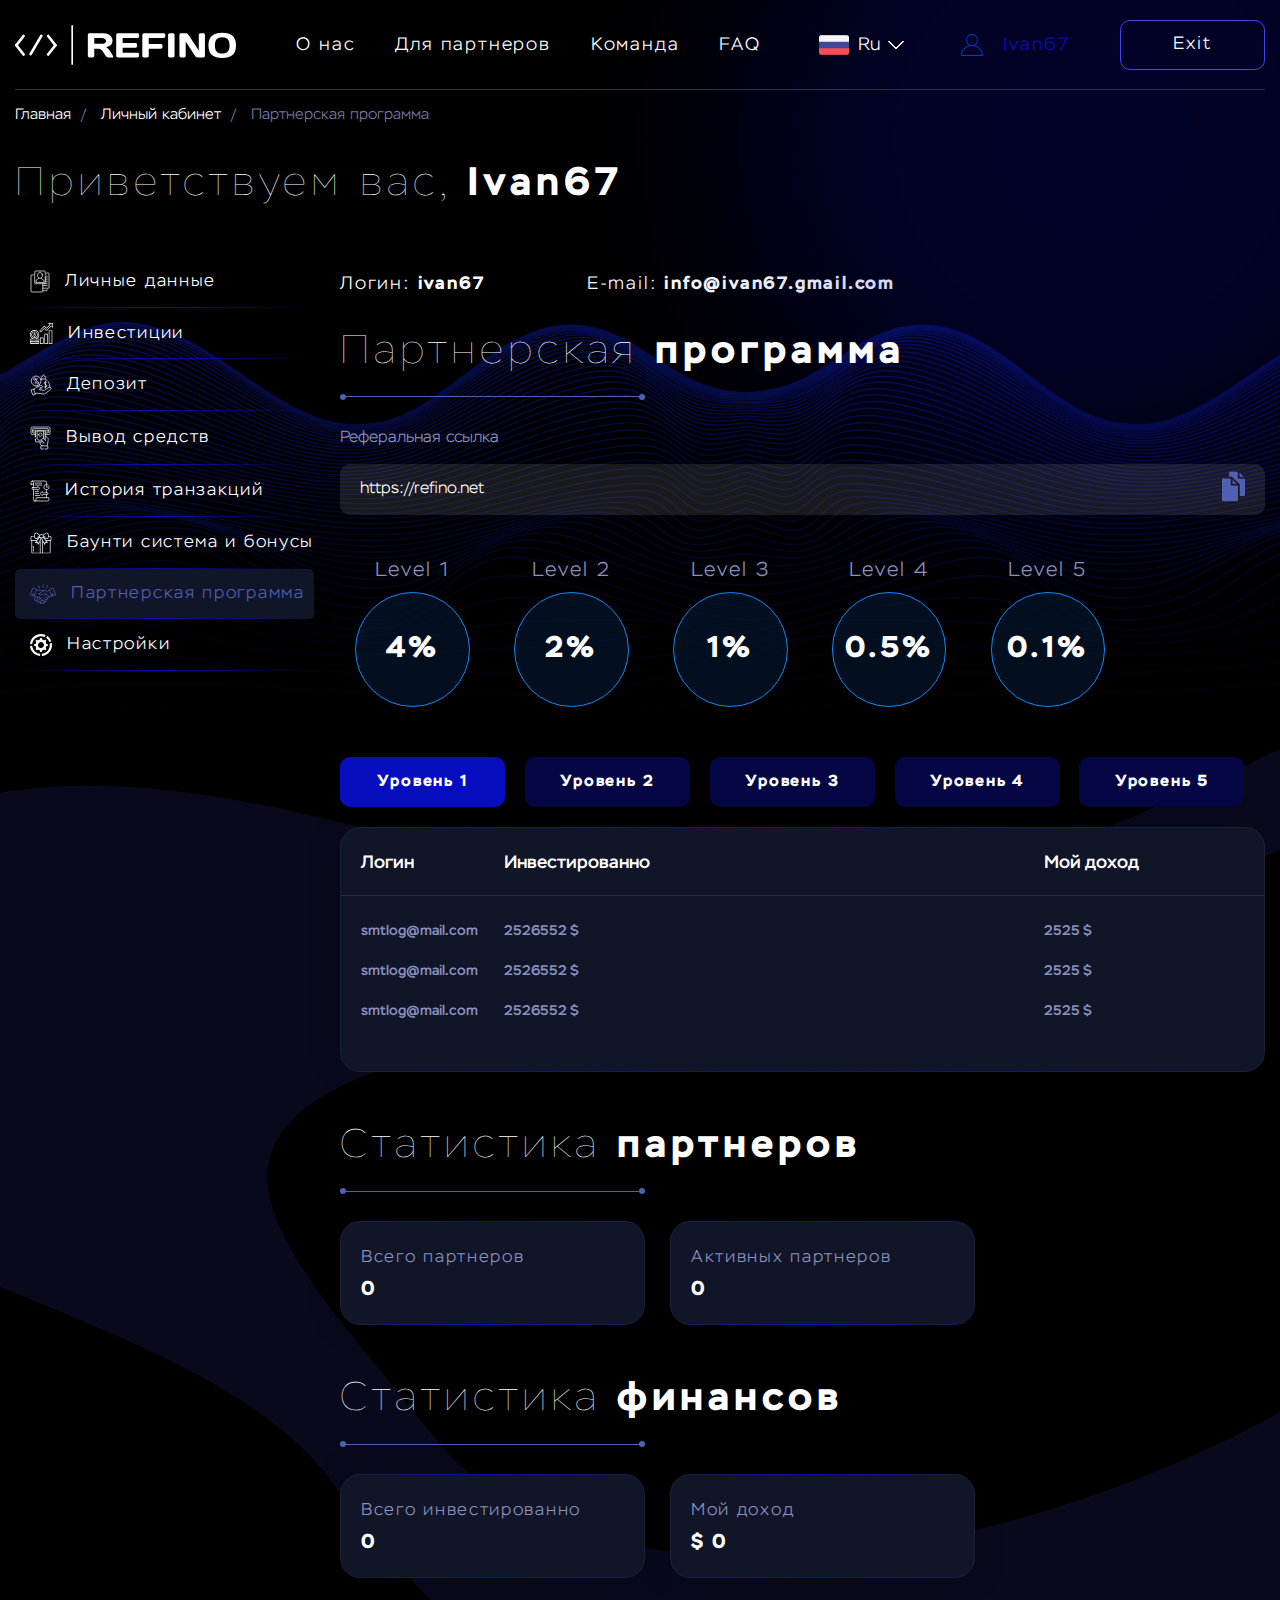
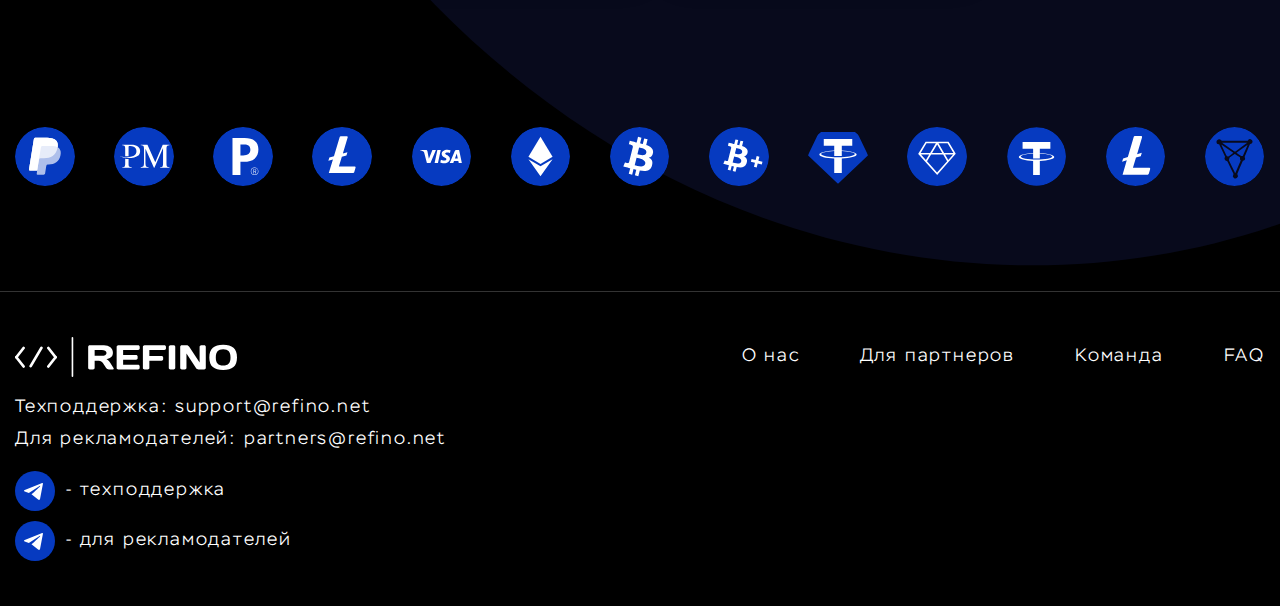
<file: affiliate.html>
<!DOCTYPE html>
<html lang="en">

<head>
    <meta charset="UTF-8">
    <meta http-equiv="X-UA-Compatible" content="IE=edge">
    <meta name="viewport" content="width=device-width, initial-scale=1.0">
    <title>Affiliate</title>
    <link rel="stylesheet" href="https://cdn.jsdelivr.net/npm/swiper@8/swiper-bundle.min.css" />
    <link rel="stylesheet" href="css/style.min.css">
</head>

<body>

    <header class="header">
        <div class="container">
            <div class="header__inner">
                <a class="header__logo logo" href="#">
                    <img class="logo-img" src="images/logo.svg" alt="logo">
                </a>
                <nav class="header__menu menu">
                    <ul class="menu__list">
                        <li class="menu__list-item">
                            <a class="menu__list-link" href="#">
                                О нас
                            </a>
                        </li>
                        <li class="menu__list-item">
                            <a class="menu__list-link" href="#">
                                Для партнеров
                            </a>
                        </li>
                        <li class="menu__list-item">
                            <a class="menu__list-link" href="#">
                                Команда
                            </a>
                        </li>
                        <li class="menu__list-item">
                            <a class="menu__list-link" href="#">
                                FAQ
                            </a>
                        </li>
                    </ul>
                </nav>
                <div class="header__lang lang">
                    <div class="lang__text">
                        <img src="images/flag-3.png" alt="img">
                        <span>
                            Ru
                        </span>
                    </div>
                    <div class="lang__inner">
                        <a class="lang__link" href="#">
                            <img src="images/flag-1.svg" alt="img">
                            <span>
                                Ukr
                            </span>
                        </a>
                        <a class="lang__link" href="#">
                            <img src="images/flag-3.png" alt="img">
                            <span>
                                Ru
                            </span>
                        </a>
                        <a class="lang__link" href="#">
                            <img src="images/flag-2.svg" alt="img">
                            <span>
                                Eng
                            </span>
                        </a>
                    </div>
                </div>
                <a class="header__user" href="#">
                    <svg width="22" height="22" viewBox="0 0 22 22" fill="none" xmlns="http://www.w3.org/2000/svg">
                        <path
                            d="M13.629 11.3097C15.6008 10.3364 16.9608 8.3048 16.9608 5.961C16.9608 2.67408 14.2868 0 11 0C7.71317 0 5.03915 2.67408 5.03915 5.961C5.03915 8.3048 6.3992 10.3364 8.37097 11.3097C3.57102 12.4405 0 16.5953 0 21.5337C0 21.791 0.209027 22 0.466334 22H21.5337C21.791 22 22 21.791 22 21.5337C22 16.5953 18.429 12.4405 13.629 11.3097ZM5.97182 5.96045C5.97182 3.18761 8.22723 0.932143 11 0.932143C13.7728 0.932143 16.0282 3.18761 16.0282 5.96045C16.0282 8.73328 13.7728 10.9888 11 10.9888C8.22723 10.9888 5.97182 8.73328 5.97182 5.96045ZM0.944189 21.0673C1.2004 15.9918 5.61247 11.9374 11 11.9374C16.3875 11.9374 20.7996 15.9918 21.0558 21.0673H0.944189Z"
                            fill="#063AC0" />
                    </svg>
                    <span>
                        Ivan67
                    </span>
                </a>
                <a class="header__exit btn-unvsb" href="#">
                    Exit
                </a>
                <button class="header__burger burger burger--aside">
                    <svg width="35" height="27" viewBox="0 0 35 27" fill="none" xmlns="http://www.w3.org/2000/svg">
                        <path
                            d="M0 2.5C0 1.11929 1.11929 0 2.5 0H32.5C33.8807 0 35 1.11929 35 2.5C35 3.88071 33.8807 5 32.5 5H2.5C1.11929 5 0 3.88071 0 2.5Z"
                            fill="#4443F0" />
                        <path
                            d="M10 13.5C10 12.1193 11.1193 11 12.5 11H32.5C33.8807 11 35 12.1193 35 13.5C35 14.8807 33.8807 16 32.5 16H12.5C11.1193 16 10 14.8807 10 13.5Z"
                            fill="#4443F0" />
                        <path
                            d="M0 24.5C0 23.1193 1.11929 22 2.5 22H32.5C33.8807 22 35 23.1193 35 24.5C35 25.8807 33.8807 27 32.5 27H2.5C1.11929 27 0 25.8807 0 24.5Z"
                            fill="#4443F0" />
                    </svg>
                    <svg width="27" height="27" viewBox="0 0 27 27" fill="none" xmlns="http://www.w3.org/2000/svg">
                        <path
                            d="M0.767389 25.5161C-0.208921 24.5398 -0.208921 22.9569 0.767389 21.9806L21.9806 0.767389C22.9569 -0.208921 24.5398 -0.208921 25.5161 0.767389C26.4924 1.7437 26.4924 3.32661 25.5161 4.30292L4.30292 25.5161C3.32661 26.4924 1.7437 26.4924 0.767389 25.5161Z"
                            fill="#4443F0" />
                        <path
                            d="M25.517 25.5161C26.4933 24.5398 26.4933 22.9569 25.517 21.9806L4.30381 0.767389C3.3275 -0.208921 1.74459 -0.208921 0.768275 0.767389C-0.208036 1.7437 -0.208036 3.32661 0.768275 4.30292L21.9815 25.5161C22.9578 26.4924 24.5407 26.4924 25.517 25.5161Z"
                            fill="#4443F0" />
                    </svg>
                </button>
            </div>
        </div>
    </header>

    <div class="wrapper">
        <main class="main">
            <div class="main__breadcrumbs breadcrumbs">
                <div class="container">
                    <ul class="breadcrumbs__list">
                        <li class="breadcrumbs__list-item">
                            <a class="breadcrumbs__list-link" href="#">
                                Главная
                            </a>
                        </li>
                        <li class="breadcrumbs__list-item">
                            <a class="breadcrumbs__list-link" href="#">
                                Личный кабинет
                            </a>
                        </li>
                        <li class="breadcrumbs__list-item">
                            <p class="breadcrumbs__list-text" href="#">
                                Партнерская программа
                            </p>
                        </li>
                    </ul>
                </div>
            </div>
            <section class="main__cabinet cabinet">
                <div class="container">
                    <h2 class="cabinet__title title">
                        Приветствуем вас,
                        <span>
                            Ivan67
                        </span>
                        <span>

                        </span>
                    </h2>
                    <div class="cabinet__inner">
                        <aside class="cabinet__aside cabinet-aside">
                            <ul class="cabinet-aside__list">
                                <li class="cabinet-aside__list-item">
                                    <a class="cabinet-aside__list-link" href="#">
                                        <svg width="20" height="23" viewBox="0 0 20 23" fill="none"
                                            xmlns="http://www.w3.org/2000/svg">
                                            <path
                                                d="M17.1379 6.07042H15.2759V13.0423C15.2759 13.3908 14.9966 13.6761 14.6552 13.6761M14.6552 13.6761H5.34483C5.00345 13.6761 4.72414 13.3908 4.72414 13.0423V1.6338C4.72414 1.28521 5.00345 1 5.34483 1H14.6552C14.9966 1 15.2759 1.28521 15.2759 1.6338V4.80282M14.6552 13.6761H17.1379M17.1379 7.97183H15.2759M17.1379 9.87324H15.2759M17.1379 11.7746H15.2759M17.1379 15.5775H12.7931M8.85963 8.0028C8.85963 9.90945 5.96552 8.70438 5.96552 11.3076V12.4084H14.0345V11.3076C14.0345 8.70438 11.1404 9.90945 11.1404 8.0028M12.7931 18.1972H18.3793C18.7207 18.1972 19 17.912 19 17.5634V3.60704C19 3.25845 18.7207 2.97324 18.3793 2.97324H16.5172M12.7931 20.7324H16.5172C16.8586 20.7324 17.1379 20.4472 17.1379 20.0986V19.4648M12.7931 13.6761V21.3662C12.7931 21.7148 12.5138 22 12.1724 22H1.62069C1.27931 22 1 21.7148 1 21.3662V5.50845C1 5.15986 1.27931 4.87465 1.62069 4.87465H3.40455M12.2858 4.67352C12.2858 3.38445 11.2624 2.33944 10 2.33944C8.7376 2.33944 7.71417 3.38445 7.71417 4.67352V5.98025C7.71417 7.26932 8.7376 8.31434 10 8.31434C11.2624 8.31434 12.2858 7.26932 12.2858 5.98025V4.67352Z"
                                                stroke="white" stroke-width="0.7" stroke-miterlimit="10"
                                                stroke-linecap="round" stroke-linejoin="round" />
                                        </svg>
                                        <span>
                                            Личные данные
                                        </span>
                                    </a>
                                </li>
                                <li class="cabinet-aside__list-item">
                                    <a class="cabinet-aside__list-link" href="#">
                                        <svg width="23" height="21" viewBox="0 0 23 21" fill="none"
                                            xmlns="http://www.w3.org/2000/svg">
                                            <path
                                                d="M4.59995 8.41754C2.79127 8.41754 1.32103 9.89353 1.32103 11.7093C1.32103 13.5251 2.79127 15.001 4.59995 15.001C6.40863 15.001 7.87886 13.5251 7.87886 11.7093C7.87886 9.89353 6.40863 8.41754 4.59995 8.41754ZM4.59995 14.3653C3.14063 14.3653 1.95789 13.1743 1.95789 11.7129C1.95789 10.2516 3.14427 9.06054 4.59995 9.06054C6.05563 9.06054 7.242 10.2516 7.242 11.7129C7.242 13.1743 6.05927 14.3653 4.59995 14.3653Z"
                                                fill="white" />
                                            <path
                                                d="M4.59995 11.3914C4.35248 11.3914 4.15233 11.1905 4.15233 10.9421C4.15233 10.6936 4.35248 10.4927 4.59995 10.4927C4.84741 10.4927 5.04757 10.6936 5.04757 10.9421C5.04757 11.1174 5.1895 11.2636 5.36782 11.2636C5.54614 11.2636 5.68807 11.1211 5.68807 10.9421C5.68807 10.4525 5.36054 10.0397 4.91656 9.90449L4.91292 9.71451C4.90928 9.53914 4.76735 9.40031 4.59631 9.40031H4.59267C4.41799 9.40397 4.27606 9.54645 4.2797 9.72547L4.28334 9.90814C3.84299 10.047 3.5191 10.4562 3.5191 10.9421C3.5191 11.5412 4.00676 12.0308 4.60359 12.0308C4.85105 12.0308 5.05121 12.2317 5.05121 12.4802C5.05121 12.7286 4.85105 12.9295 4.60359 12.9295C4.35612 12.9295 4.15596 12.7286 4.15596 12.4802C4.15596 12.3048 4.01404 12.1587 3.83572 12.1587C3.65739 12.1587 3.51547 12.3011 3.51547 12.4802C3.51547 12.9697 3.84299 13.3826 4.28698 13.5177L4.29061 13.7077C4.29425 13.8831 4.43618 14.0219 4.61086 14.0219H4.6145C4.78918 14.0183 4.93111 13.8758 4.92747 13.6968L4.92384 13.5141C5.36418 13.3753 5.68807 12.9661 5.68807 12.4802C5.68807 11.881 5.20041 11.3914 4.59995 11.3914Z"
                                                fill="white" />
                                            <path
                                                d="M8.57031 15.6879H6.92176C8.00988 15.0449 8.82506 13.9671 9.098 12.6665C9.20717 12.1185 9.22901 11.6253 9.16714 11.1613C8.89784 8.84134 6.93267 7.09134 4.59995 7.09134C2.06343 7.09134 0 9.16284 0 11.7056C0 13.4008 0.917078 14.8805 2.27814 15.6842H0.629581C0.280218 15.6842 0 15.9692 0 16.3163V18.0224C0 18.1357 0.0327528 18.2416 0.0873408 18.3366C0.0327528 18.428 0 18.5339 0 18.6508V20.3606C0 20.7114 0.283857 20.9927 0.629581 20.9927H8.57031C8.91604 20.9927 9.19989 20.7077 9.19989 20.3606V18.6545C9.19989 18.5412 9.16714 18.4353 9.11255 18.3403C9.16714 18.249 9.19989 18.143 9.19989 18.0261V16.3199C9.20353 15.9729 8.91968 15.6879 8.57031 15.6879ZM0.63686 11.7093C0.63686 9.51722 2.41643 7.73434 4.59995 7.73434C6.61242 7.73434 8.30465 9.24321 8.53392 11.2416V11.249C8.58851 11.6435 8.56667 12.0673 8.47205 12.5423C8.09358 14.3653 6.46322 15.6915 4.59631 15.6915C2.41643 15.6879 0.63686 13.905 0.63686 11.7093ZM8.56667 16.3272L8.57395 18.0224H7.93709V17.5767C7.93709 17.4014 7.79516 17.2552 7.61684 17.2552C7.43852 17.2552 7.29659 17.3977 7.29659 17.5767V18.0224H6.72524V17.5767C6.72524 17.4014 6.58331 17.2552 6.40499 17.2552C6.22667 17.2552 6.08474 17.3977 6.08474 17.5767V18.0224H5.51339V17.5767C5.51339 17.4014 5.37146 17.2552 5.19314 17.2552C5.01482 17.2552 4.87289 17.3977 4.87289 17.5767V18.0224H4.30153V17.5767C4.30153 17.4014 4.1596 17.2552 3.98128 17.2552C3.80296 17.2552 3.66103 17.3977 3.66103 17.5767V18.0224H3.10788V17.5767C3.10788 17.4014 2.96595 17.2552 2.78763 17.2552C2.60931 17.2552 2.46738 17.3977 2.46738 17.5767V18.0224H1.9033V17.5767C1.9033 17.4014 1.76137 17.2552 1.58305 17.2552C1.40473 17.2552 1.2628 17.3977 1.2628 17.5767V18.0224H0.63686L0.629581 16.3272H8.56667ZM7.93709 20.357V19.9113C7.93709 19.7359 7.79516 19.5898 7.61684 19.5898C7.43852 19.5898 7.29659 19.7323 7.29659 19.9113V20.3606H6.72524V19.9113C6.72524 19.7359 6.58331 19.5898 6.40499 19.5898C6.22667 19.5898 6.08474 19.7323 6.08474 19.9113V20.3606H5.51339V19.9113C5.51339 19.7359 5.37146 19.5898 5.19314 19.5898C5.01482 19.5898 4.87289 19.7323 4.87289 19.9113V20.3606H4.30153V19.9113C4.30153 19.7359 4.1596 19.5898 3.98128 19.5898C3.80296 19.5898 3.66103 19.7323 3.66103 19.9113V20.3606H3.08968V19.9076C3.08968 19.7323 2.94775 19.5861 2.76943 19.5861C2.59111 19.5861 2.44918 19.7286 2.44918 19.9076V20.3606H1.87783V19.9076C1.87783 19.7323 1.7359 19.5861 1.55758 19.5861C1.37926 19.5861 1.23733 19.7286 1.23733 19.9076V20.3606H0.611385L0.604107 18.6618H8.53756L8.54484 20.357H7.93709Z"
                                                fill="white" />
                                            <path
                                                d="M13.254 14.5078H10.3426C10.1679 14.5078 10.0224 14.6503 10.0224 14.8293V20.6748C10.0224 20.8502 10.1643 20.9963 10.3426 20.9963H13.254C13.4286 20.9963 13.5742 20.8539 13.5742 20.6748V14.8293C13.5706 14.654 13.4286 14.5078 13.254 14.5078ZM12.9337 20.3533H10.6592V15.1472H12.9337V20.3533Z"
                                                fill="white" />
                                            <path
                                                d="M17.621 10.8544H14.7096C14.535 10.8544 14.3894 10.9969 14.3894 11.1759V20.6785C14.3894 20.8539 14.5313 21 14.7096 21H17.621C17.7957 21 17.9412 20.8575 17.9412 20.6785V11.1722C17.9412 10.9969 17.7957 10.8544 17.621 10.8544ZM17.3044 20.3533H15.0299V11.4937H17.3044V20.3533Z"
                                                fill="white" />
                                            <path
                                                d="M21.9917 7.19729H19.0803C18.9056 7.19729 18.7601 7.33977 18.7601 7.51879V20.6785C18.7601 20.8539 18.902 21 19.0803 21H21.9917C22.1664 21 22.3119 20.8575 22.3119 20.6785V7.51514C22.3083 7.33977 22.1664 7.19729 21.9917 7.19729ZM21.6714 20.3533H19.3969V7.83664H21.6714V20.3533Z"
                                                fill="white" />
                                            <path
                                                d="M22.6868 0H18.7018C18.5745 0 18.458 0.0767223 18.4071 0.197286C18.3561 0.31785 18.3852 0.453027 18.4762 0.544363L19.6626 1.73539L16.5584 4.85177L15.1536 3.43789C14.7278 3.01044 13.9709 3.00678 13.5415 3.43789L9.38549 7.62839C9.26176 7.75261 9.26176 7.9572 9.38549 8.08142L10.5464 9.24687C10.6046 9.30532 10.6883 9.34186 10.772 9.34186C10.8557 9.34186 10.9394 9.30898 10.9977 9.24687L14.3494 5.87109L15.7541 7.28132C16.1799 7.70877 16.9405 7.70877 17.3626 7.28132L21.2711 3.35752L22.4575 4.54854C22.5485 4.63987 22.6868 4.6691 22.8032 4.61795C22.9233 4.56681 22.9997 4.4499 22.9997 4.32202V0.31785C23.007 0.142484 22.8651 0 22.6868 0ZM22.3702 3.54749L21.5004 2.67432C21.3767 2.5501 21.1729 2.5501 21.0491 2.67432L16.915 6.82463C16.7294 7.01096 16.3946 7.01096 16.2053 6.82463L14.575 5.18789C14.5168 5.12944 14.4331 5.0929 14.3494 5.0929C14.2657 5.0929 14.182 5.12578 14.1237 5.18789L10.772 8.56367L10.0624 7.85125L13.9927 3.89457C14.182 3.70459 14.5131 3.70459 14.7024 3.89457L16.3327 5.53497C16.4528 5.65553 16.6639 5.65553 16.784 5.53497L20.3395 1.96555C20.4632 1.84134 20.4632 1.63674 20.3395 1.51253L19.4697 0.639353H22.3702V3.54749Z"
                                                fill="white" />
                                        </svg>
                                        <span>
                                            Инвестиции
                                        </span>
                                    </a>
                                </li>
                                <li class="cabinet-aside__list-item">
                                    <a class="cabinet-aside__list-link" href="#">
                                        <svg width="22" height="22" viewBox="0 0 22 22" fill="none"
                                            xmlns="http://www.w3.org/2000/svg">
                                            <path
                                                d="M3.74822 15.6112L4.60686 15.3762C4.56776 14.783 4.85081 14.1943 5.37667 13.8571C5.43451 13.8197 5.49524 13.7854 5.55919 13.7549L10.1575 11.5359C10.2426 11.4949 10.3293 11.4627 10.4178 11.4389C11.0703 11.2623 11.779 11.546 12.113 12.154C12.4923 12.8446 12.2532 13.7074 11.5713 14.111L9.04711 15.606L13.2951 16.3368C13.8063 16.4245 14.3321 16.3183 14.768 16.039L18.9928 13.3295C19.5593 12.9657 20.3133 13.0921 20.7276 13.6201C20.8346 13.7569 20.91 13.9086 20.954 14.0659C21.0868 14.5452 20.9296 15.0776 20.5133 15.4076H20.5129L15.2588 19.5714C14.827 19.9139 14.2727 20.0696 13.7228 20.0032L6.64145 19.1517L5.19789 19.6793M9.6919 12.6519C9.6919 12.6519 9.77679 13.0889 10.0725 13.5252C10.2063 13.7225 10.4711 13.786 10.6832 13.6742L11.0619 13.4746M4.43741 17.4036C4.76164 18.299 5.0594 19.2032 5.33027 20.1171C4.5535 20.5964 3.7103 20.8905 2.8016 21C2.10833 19.3537 1.50793 17.6748 1 15.9637C1.77713 15.4849 2.61993 15.1903 3.52908 15.0808C3.69527 15.476 3.85657 15.8732 4.01217 16.2724M7.17289 12.9764C7.15416 12.7881 7.14438 12.5933 7.14438 12.3921C7.14438 12.1498 7.15827 11.9051 7.18511 11.6585M18.4892 8.11637C19.3096 9.42303 19.7975 10.9595 19.7975 12.3921C19.7975 12.6464 19.782 12.8899 19.7523 13.1237M10.8665 5.6588C11.6608 5.17388 12.5426 4.88777 13.4709 4.88777C15.1328 4.88777 16.6452 5.80447 17.7744 7.13728M11.8136 5.19481C10.493 3.59359 11.2335 2.00725 12.4095 2.50464C12.4095 2.50464 12.3032 1 13.4709 1C14.6387 1 14.5325 2.50464 14.5325 2.50464C15.7088 2.00725 16.4489 3.59359 15.1284 5.19481M16.5011 8.34645C16.5011 8.34645 15.9103 7.80809 14.9997 8.07912C14.1635 8.32798 13.9559 9.45829 14.5241 9.89858C14.8504 10.1514 15.3412 10.3593 16.0029 10.5903C17.4837 11.1075 16.9363 13.1706 15.43 13.1805C14.8422 13.1844 14.5674 13.1475 14.051 12.8138M15.43 7.30638V13.9336M7.26116 4.21422L5.0199 9.49037M9.58836 10.3511C7.6642 12.2521 4.54442 12.2521 2.62022 10.3511C0.695973 8.45004 0.695973 5.36788 2.62022 3.46681C4.54442 1.56579 7.6642 1.56579 9.58836 3.46681C11.5126 5.36788 11.5126 8.45004 9.58836 10.3511ZM5.58114 5.10525C5.58114 5.73314 5.13773 6.24216 4.59086 6.24216C4.0439 6.24216 3.60049 5.73314 3.60049 5.10525C3.60049 4.47732 4.0439 3.96834 4.59086 3.96834C5.13773 3.96834 5.58114 4.47732 5.58114 5.10525ZM8.60807 8.71265C8.60807 9.34055 8.1647 9.84957 7.61779 9.84957C7.07083 9.84957 6.62746 9.34055 6.62746 8.71265C6.62746 8.08472 7.07083 7.5757 7.61779 7.5757C8.1647 7.5757 8.60807 8.08472 8.60807 8.71265Z"
                                                stroke="white" stroke-width="0.7" stroke-miterlimit="10"
                                                stroke-linecap="round" stroke-linejoin="round" />
                                        </svg>
                                        <span>
                                            Депозит
                                        </span>
                                    </a>
                                </li>
                                <li class="cabinet-aside__list-item">
                                    <a class="cabinet-aside__list-link" href="#">
                                        <svg width="21" height="24" viewBox="0 0 21 24" fill="none"
                                            xmlns="http://www.w3.org/2000/svg">
                                            <path
                                                d="M13.5053 12.5728V4.81703H7.11418V12.7924C7.11418 13.16 7.06485 13.0308 7.37082 13.0998C7.79437 13.1977 8.12814 13.5289 8.22426 13.9506C8.29 14.2354 8.16355 14.2015 8.49352 14.2015H11.5936M12.5633 19.8982C10.4102 19.8982 9.94372 17.5279 9.94372 15.8841M15.1994 9.97666L17.2792 11.5075C18.3059 12.2842 18.3994 13.3144 18.1718 14.4888L17.1249 19.8982M13.9933 17.1277C13.9136 16.7248 13.6241 16.3346 13.4382 16.1715C12.9679 15.7536 12.4963 15.3371 12.0248 14.9192C11.4444 14.4048 11.3926 13.5126 11.9109 12.9367C12.4294 12.3595 13.3282 12.3093 13.9098 12.8225L15.8784 14.5654M5.41873 13.9167V12.7372V15.4877C5.41873 15.706 5.59826 15.8841 5.81699 15.8841H13.1146M5.41873 10.0256V11.2051V4.81703M13.4876 23H11.2523C10.9514 23 10.7048 22.7553 10.7048 22.4579V20.4403C10.7048 20.1416 10.9514 19.8969 11.2523 19.8969H17.2666C17.5675 19.8969 17.814 20.1416 17.814 20.4403V22.4579C17.814 22.7553 17.5675 23 17.2666 23H15.0326M2.69416 4.81701H18.3058M5.41873 6.9514H2.90277C2.78898 6.9514 2.69416 6.85853 2.69416 6.74437V2.88843C2.69416 2.77551 2.78898 2.6814 2.90277 2.6814H18.0959C18.211 2.6814 18.3058 2.77551 18.3058 2.88843V6.74437C18.3058 6.85853 18.211 6.9514 18.0959 6.9514H15.1994M15.1994 4.81701V13.9656M5.41873 8.63405H2.2112C1.54492 8.63405 1 8.09326 1 7.43197V2.20203C1 1.54079 1.54492 1 2.2112 1H18.7888C19.4551 1 20 1.54079 20 2.20203V7.43197C20 8.09326 19.4551 8.63405 18.7888 8.63405H15.1994M8.67182 8.68926C8.67182 7.79208 9.40509 7.06559 10.3091 7.06559C11.2131 7.06559 11.9464 7.79208 11.9464 8.68926C11.9464 9.58767 11.2131 10.3142 10.3091 10.3142C9.40509 10.3142 8.67182 9.58767 8.67182 8.68926Z"
                                                stroke="white" stroke-width="0.7" stroke-miterlimit="10"
                                                stroke-linecap="round" stroke-linejoin="round" />
                                        </svg>
                                        <span>
                                            Вывод средств
                                        </span>
                                    </a>
                                </li>
                                <li class="cabinet-aside__list-item">
                                    <a class="cabinet-aside__list-link" href="#">
                                        <svg width="20" height="22" viewBox="0 0 20 22" fill="none"
                                            xmlns="http://www.w3.org/2000/svg">
                                            <path
                                                d="M4.78975 21C5.4903 21 6.05819 20.4157 6.05819 19.6949V17.8771C6.05819 17.766 6.14576 17.6759 6.25374 17.6759H18.7775C18.8855 17.6759 18.9731 17.766 18.9731 17.8771V19.6949C18.9731 20.4157 18.4052 21 17.7046 21H4.78975ZM4.78975 21C4.09636 20.9914 3.53684 20.4103 3.53684 19.6949V16.7509M16.4362 5.46884V7.128H17.4279M18.6216 5.74804C18.8616 6.14953 19 6.62212 19 7.128C19 8.58489 17.8521 9.7659 16.4362 9.7659C15.0203 9.7659 13.8724 8.58485 13.8724 7.128C13.8724 5.67114 15.0203 4.49009 16.4362 4.49009C16.895 4.49009 17.3256 4.61408 17.6982 4.83126M2.33113 1H15.1678C15.8683 1 16.4362 1.5843 16.4362 2.30511V4.18881M5.23315 11.6791H8.5091M5.23315 13.6137H8.5091M5.23315 15.5483H9.68242M5.23315 3.1276H11.638M5.23315 5.06216H11.638M14.6336 12.7703H17.6485C17.7835 12.7703 17.8929 12.8828 17.8929 13.0217V14.2057C17.8929 14.3446 17.7835 14.4572 17.6485 14.4572H12.6365V15.2922C12.6365 15.5049 12.3988 15.6245 12.2356 15.4941L10.1363 13.8155C10.0084 13.7132 10.0084 13.5143 10.1363 13.4119L12.2357 11.7334C12.3989 11.6029 12.6365 11.7226 12.6365 11.9352V12.7703H13.3553M3.53688 7.42981V4.3643M3.53688 15.4356V9.2795M16.4362 14.6198V17.5954M16.4362 9.80658V12.6114M1.19567 4.32406H3.53684V2.30511C3.53688 1.5843 2.96895 1 2.26844 1C1.56789 1 1 1.5843 1 2.30511V4.12273C1 4.23392 1.08761 4.32406 1.19567 4.32406ZM2.35147 7.5428H7.36355V6.70772C7.36355 6.49508 7.60118 6.37544 7.76435 6.5059L9.86366 8.18441C9.99163 8.28675 9.99163 8.4857 9.86366 8.58803L7.76432 10.2666C7.60115 10.397 7.36351 10.2774 7.36351 10.0648V9.22968H2.35147C2.2165 9.22968 2.10711 9.11713 2.10711 8.97825V7.79423C2.10707 7.65536 2.2165 7.5428 2.35147 7.5428Z"
                                                stroke="white" stroke-width="0.7" stroke-miterlimit="10"
                                                stroke-linecap="round" stroke-linejoin="round" />
                                        </svg>
                                        <span>
                                            История транзакций
                                        </span>
                                    </a>
                                </li>
                                <li class="cabinet-aside__list-item">
                                    <a class="cabinet-aside__list-link" href="#">
                                        <svg width="22" height="22" viewBox="0 0 22 22" fill="none"
                                            xmlns="http://www.w3.org/2000/svg">
                                            <path
                                                d="M9.38982 4.25204L9.73982 4.25259L9.73982 4.25249L9.38982 4.25204ZM9.75937 3.27277L10.024 3.50185L10.0242 3.50164L9.75937 3.27277ZM13.1102 3.34066L12.8328 3.55411L12.8333 3.55473L13.1102 3.34066ZM13.4232 4.25204L13.0732 4.2516V4.25204H13.4232ZM7.28903 6.35004L7.11026 6.04914C6.94519 6.14721 6.88995 6.35996 6.98645 6.52595C7.08295 6.69194 7.29516 6.7492 7.46206 6.65427L7.28903 6.35004ZM7.2557 6.36992L7.43099 6.67292L7.43633 6.6697L7.2557 6.36992ZM7.23944 6.37927L7.06453 6.0761C6.89734 6.17256 6.8398 6.38615 6.93591 6.55354C7.03202 6.72093 7.2455 6.77891 7.41308 6.68315L7.23944 6.37927ZM7.22074 6.39024L7.39076 6.69629L7.39819 6.69192L7.22074 6.39024ZM7.19716 6.4041L7.02242 6.10084L7.02097 6.10168L7.19716 6.4041ZM7.08862 6.46788L7.26616 6.76952L7.26705 6.76899L7.08862 6.46788ZM5.88171 6.64715L5.80352 6.98831L5.8037 6.98835L5.88171 6.64715ZM4.51057 4.25081L4.85961 4.22491L4.85961 4.22487L4.51057 4.25081ZM7.26017 1.33902L7.04602 1.61587L7.04612 1.61594L7.26017 1.33902ZM7.34106 1.40163L7.5944 1.16013C7.58285 1.14802 7.57045 1.13675 7.5573 1.12641L7.34106 1.40163ZM7.34187 1.40248L7.08854 1.64398C7.10269 1.65882 7.11811 1.67239 7.13463 1.68453L7.34187 1.40248ZM7.36419 1.41951L7.57876 1.14294L7.57419 1.13951L7.36419 1.41951ZM7.42602 1.46748L7.21148 1.74402C7.22958 1.75806 7.24901 1.77029 7.2695 1.78053L7.42602 1.46748ZM7.42805 1.4687H7.77805C7.77805 1.2754 7.62135 1.1187 7.42805 1.1187V1.4687ZM7.42805 1.46911H7.07805C7.07805 1.57743 7.12821 1.67965 7.21388 1.74593L7.42805 1.46911ZM15.6719 6.35244L15.852 6.05231L15.8518 6.05221L15.6719 6.35244ZM15.6801 6.35732L15.5043 6.65999C15.6659 6.75384 15.8728 6.70415 15.9741 6.54712C16.0755 6.39009 16.0356 6.18114 15.8835 6.07251L15.6801 6.35732ZM12.8964 3.06346C12.7435 3.18176 12.7155 3.40158 12.8338 3.55446C12.9521 3.70733 13.1719 3.73536 13.3248 3.61707L12.8964 3.06346ZM15.6967 1.33904L15.4828 1.06207L15.4825 1.06224L15.6967 1.33904ZM18.4463 4.25079L18.0973 4.22476L18.0973 4.22501L18.4463 4.25079ZM17.0756 6.64717L17.1536 6.98838L17.1538 6.98833L17.0756 6.64717ZM15.8683 6.46786L16.0457 6.16616L16.0456 6.16613L15.8683 6.46786ZM15.7016 6.3699L15.5232 6.67098L15.5243 6.67163L15.7016 6.3699ZM15.6577 6.34392L15.8376 6.04369C15.7833 6.01112 15.7211 5.99392 15.6577 5.99392V6.34392ZM15.6573 6.34392L15.4632 6.63515C15.5207 6.67347 15.5882 6.69392 15.6573 6.69392V6.34392ZM15.6561 6.34311L15.3972 6.5786C15.4164 6.59976 15.4382 6.61848 15.462 6.63434L15.6561 6.34311ZM15.6557 6.34266L15.9146 6.10717C15.8909 6.08109 15.8634 6.05875 15.833 6.0409L15.6557 6.34266ZM17.4894 10.7537L17.3988 11.0917C17.5421 11.1301 17.6939 11.0741 17.7779 10.9518C17.8619 10.8296 17.8597 10.6677 17.7725 10.5478L17.4894 10.7537ZM15.2683 10.1585L15.3589 9.82047C15.2692 9.79644 15.1737 9.80902 15.0933 9.85544C15.0129 9.90185 14.9542 9.9783 14.9302 10.068L15.2683 10.1585ZM14.6732 12.3797L14.3608 12.5375C14.4262 12.667 14.5648 12.7427 14.7092 12.7278C14.8536 12.7129 14.9737 12.6104 15.0113 12.4703L14.6732 12.3797ZM8.13983 12.3797L7.80175 12.4703C7.83931 12.6104 7.95949 12.7129 8.10384 12.7278C8.2482 12.7427 8.38679 12.667 8.45223 12.5375L8.13983 12.3797ZM7.54471 10.1585L7.88278 10.068C7.85876 9.9783 7.8001 9.90185 7.71971 9.85543C7.63932 9.80902 7.54379 9.79644 7.45412 9.82047L7.54471 10.1585ZM5.32361 10.7537L5.04244 10.5452C4.95378 10.6648 4.95048 10.8274 5.03422 10.9505C5.11795 11.0736 5.27039 11.1303 5.41419 11.0917L5.32361 10.7537ZM9.87181 5.206C9.98693 5.05071 9.95436 4.83151 9.79908 4.7164C9.64379 4.60128 9.42459 4.63385 9.30947 4.78913L9.87181 5.206ZM18.461 3.90204C18.2677 3.90204 18.111 4.05874 18.111 4.25204C18.111 4.44534 18.2677 4.60204 18.461 4.60204V3.90204ZM21 8.31708V8.66708C21.1933 8.66708 21.35 8.51038 21.35 8.31708H21ZM15.7175 7.96708C15.5242 7.96708 15.3675 8.12378 15.3675 8.31708C15.3675 8.51038 15.5242 8.66708 15.7175 8.66708V7.96708ZM7.12967 8.66708C7.32297 8.66708 7.47967 8.51038 7.47967 8.31708C7.47967 8.12378 7.32297 7.96708 7.12967 7.96708V8.66708ZM1 8.31708H0.65C0.65 8.51038 0.8067 8.66708 1 8.66708V8.31708ZM4.49593 4.60204C4.68923 4.60204 4.84593 4.44534 4.84593 4.25204C4.84593 4.05874 4.68923 3.90204 4.49593 3.90204V4.60204ZM20.537 8.31708C20.537 8.12378 20.3803 7.96708 20.187 7.96708C19.9937 7.96708 19.837 8.12378 19.837 8.31708H20.537ZM2.16301 8.31708C2.16301 8.12378 2.00631 7.96708 1.81301 7.96708C1.61971 7.96708 1.46301 8.12378 1.46301 8.31708H2.16301ZM7.74797 3.90204C7.55467 3.90204 7.39797 4.05874 7.39797 4.25204C7.39797 4.44534 7.55467 4.60204 7.74797 4.60204L7.74797 3.90204ZM15.0651 4.60204C15.2584 4.60204 15.4151 4.44534 15.4151 4.25204C15.4151 4.05874 15.2584 3.90204 15.0651 3.90204L15.0651 4.60204ZM12.976 8.32724C12.976 8.13394 12.8193 7.97724 12.626 7.97724C12.4327 7.97724 12.276 8.13394 12.276 8.32724H12.976ZM12.276 21C12.276 21.1933 12.4327 21.35 12.626 21.35C12.8193 21.35 12.976 21.1933 12.976 21H12.276ZM9.83699 21C9.83699 21.1933 9.99369 21.35 10.187 21.35C10.3803 21.35 10.537 21.1933 10.537 21H9.83699ZM10.537 8.32724C10.537 8.13394 10.3803 7.97724 10.187 7.97724C9.99369 7.97724 9.83699 8.13394 9.83699 8.32724H10.537ZM3.78902 16.6911C3.78902 16.4978 3.63232 16.3411 3.43902 16.3411C3.24572 16.3411 3.08902 16.4978 3.08902 16.6911H3.78902ZM3.08902 19.374C3.08902 19.5673 3.24572 19.724 3.43902 19.724C3.63232 19.724 3.78902 19.5673 3.78902 19.374H3.08902ZM3.43902 15.0085C3.47012 15.0085 3.49553 15.034 3.49553 15.065H4.19553C4.19553 14.6474 3.85671 14.3085 3.43902 14.3085V15.0085ZM3.49553 15.065C3.49553 15.0961 3.47012 15.1215 3.43902 15.1215V15.8215C3.85671 15.8215 4.19553 15.4827 4.19553 15.065H3.49553ZM3.43902 15.1215C3.40793 15.1215 3.38252 15.0961 3.38252 15.065H2.68252C2.68252 15.4827 3.02133 15.8215 3.43902 15.8215V15.1215ZM3.38252 15.065C3.38252 15.034 3.40793 15.0085 3.43902 15.0085V14.3085C3.02133 14.3085 2.68252 14.6474 2.68252 15.065H3.38252ZM11.3905 5.52806C10.5813 5.52372 10.1089 5.1931 9.89338 4.82186L9.28797 5.17327C9.64964 5.79634 10.3756 6.22263 11.3867 6.22805L11.3905 5.52806ZM9.89344 4.82197C9.79052 4.64451 9.73951 4.44843 9.73982 4.25259L9.03982 4.25149C9.03932 4.57028 9.12254 4.88802 9.28791 5.17316L9.89344 4.82197ZM9.73982 4.25249C9.74016 3.98798 9.83359 3.7218 10.024 3.50185L9.49475 3.0437C9.19321 3.39204 9.04038 3.82097 9.03982 4.25159L9.73982 4.25249ZM10.0242 3.50164C10.2752 3.21116 10.7204 2.97602 11.4065 2.97602V2.27602C10.5544 2.27602 9.90123 2.57341 9.49458 3.0439L10.0242 3.50164ZM11.4065 2.97602C12.1338 2.97602 12.5903 3.239 12.8328 3.55411L13.3876 3.12721C12.9894 2.6098 12.3101 2.27602 11.4065 2.27602V2.97602ZM12.8333 3.55473C12.9945 3.7633 13.0735 4.00796 13.0732 4.2516L13.7732 4.25248C13.7737 3.85547 13.6445 3.45948 13.3871 3.12658L12.8333 3.55473ZM13.0732 4.25204C13.0732 4.42953 13.0309 4.60761 12.9457 4.7719L13.5672 5.09397C13.7041 4.8298 13.7732 4.54121 13.7732 4.25204H13.0732ZM12.9458 4.77184C12.7418 5.1652 12.2637 5.52337 11.4225 5.52806L11.4264 6.22805C12.4802 6.22217 13.2232 5.75758 13.5672 5.09403L12.9458 4.77184ZM9.59068 4.99757C9.41335 4.69581 9.41334 4.69582 9.41332 4.69583C9.4133 4.69584 9.41328 4.69586 9.41324 4.69588C9.41317 4.69592 9.41307 4.69598 9.41293 4.69606C9.41265 4.69622 9.41223 4.69647 9.41168 4.69679C9.41058 4.69744 9.40893 4.69841 9.40676 4.69968C9.40242 4.70224 9.39598 4.70602 9.38757 4.71096C9.37076 4.72084 9.3461 4.73533 9.31472 4.75378C9.25194 4.79066 9.16227 4.84336 9.05463 4.90662C8.83936 5.03312 8.55227 5.20183 8.26497 5.37066C7.97767 5.53949 7.69017 5.70843 7.47409 5.83539C7.25523 5.96399 7.11476 6.04651 7.116 6.0458L7.46206 6.65427C7.46819 6.65079 8.04783 6.31017 8.61961 5.97417C8.90692 5.80534 9.19401 5.63663 9.40928 5.51012C9.51692 5.44687 9.6066 5.39417 9.66937 5.35728C9.70076 5.33884 9.72541 5.32435 9.74223 5.31447C9.75063 5.30953 9.75708 5.30574 9.76142 5.30319C9.76359 5.30191 9.76524 5.30095 9.76634 5.3003C9.76689 5.29997 9.76731 5.29973 9.76759 5.29957C9.76772 5.29948 9.76783 5.29942 9.7679 5.29938C9.76793 5.29936 9.76796 5.29935 9.76798 5.29934C9.76799 5.29932 9.768 5.29932 9.59068 4.99757ZM7.4678 6.65094C7.46889 6.65029 7.47068 6.64922 7.47253 6.6481C7.47304 6.64779 7.47393 6.64725 7.47502 6.64658C7.47537 6.64636 7.47859 6.64438 7.48254 6.64181C7.48372 6.64103 7.48577 6.63969 7.48829 6.63797C7.49005 6.63677 7.49564 6.63295 7.50255 6.62772C7.50569 6.62534 7.51318 6.61961 7.5222 6.61169C7.52675 6.60762 7.53759 6.59734 7.54379 6.59104C7.55317 6.58087 7.57686 6.55102 7.5902 6.53073C7.61304 6.4864 7.64076 6.32983 7.61764 6.22226C7.54656 6.10926 7.37352 6.00849 7.30553 5.99898C7.27408 5.99911 7.22605 6.00482 7.20948 6.00838C7.1994 6.01096 7.18274 6.01594 7.17611 6.01818C7.1554 6.02539 7.13956 6.03328 7.13912 6.03349C7.13456 6.03569 7.13102 6.03752 7.12939 6.03837C7.12593 6.04018 7.12324 6.04166 7.12229 6.04218C7.11606 6.04561 7.10873 6.04998 7.10871 6.05C7.10237 6.05375 7.09142 6.06027 7.07506 6.07013L7.43633 6.6697C7.45168 6.66045 7.46085 6.65499 7.46498 6.65255C7.47019 6.64947 7.46568 6.6522 7.4601 6.65527C7.45919 6.65577 7.45654 6.65723 7.45309 6.65903C7.45148 6.65987 7.44794 6.6617 7.44339 6.6639C7.44297 6.6641 7.42713 6.67199 7.40642 6.6792C7.3998 6.68144 7.38313 6.68642 7.37305 6.689C7.35649 6.69256 7.30845 6.69827 7.277 6.6984C7.20902 6.68889 7.03598 6.58812 6.9649 6.47511C6.94178 6.36754 6.9695 6.21098 6.99234 6.16665C7.00568 6.14636 7.02936 6.11651 7.03874 6.10634C7.04494 6.10004 7.05578 6.08976 7.06033 6.08569C7.06935 6.07777 7.07684 6.07204 7.07997 6.06967C7.08688 6.06444 7.09246 6.06062 7.09422 6.05943C7.09673 6.05772 7.09877 6.05638 7.09994 6.05562C7.10383 6.05307 7.10696 6.05115 7.10719 6.05101C7.10816 6.05041 7.10891 6.04996 7.10924 6.04976C7.11035 6.04908 7.11089 6.04876 7.11026 6.04914L7.4678 6.65094ZM7.08043 6.06696C7.076 6.06952 7.07089 6.07246 7.06579 6.07538L7.41308 6.68315C7.41936 6.67956 7.42555 6.676 7.43096 6.67287L7.08043 6.06696ZM7.41434 6.68243C7.41717 6.6808 7.41877 6.67987 7.41924 6.6796C7.41937 6.67952 7.41923 6.67961 7.41908 6.67969C7.41904 6.67971 7.41896 6.67976 7.41885 6.67983C7.41884 6.67983 7.41845 6.68005 7.41797 6.68033C7.41759 6.68055 7.41606 6.68142 7.41491 6.68206C7.31214 6.71994 6.90178 6.45012 7.06365 6.07667C7.06485 6.07596 7.06645 6.07501 7.06684 6.07478C7.06704 6.07466 7.06735 6.07448 7.06747 6.07441C7.06767 6.07429 7.06783 6.0742 7.06788 6.07417C7.06794 6.07413 7.068 6.0741 7.06802 6.07409C7.06808 6.07405 7.06812 6.07403 7.06813 6.07402C7.06815 6.07401 7.06817 6.074 7.06808 6.07405C7.06802 6.07409 7.06793 6.07414 7.06782 6.0742C7.0674 6.07445 7.0667 6.07485 7.06575 6.07541C7.06194 6.07763 7.05416 6.08217 7.04328 6.08856L7.39819 6.69192C7.40805 6.68612 7.4149 6.68213 7.4179 6.68038C7.41865 6.67994 7.41917 6.67964 7.41944 6.67949C7.4195 6.67945 7.41956 6.67941 7.41961 6.67939C7.41963 6.67938 7.41972 6.67932 7.41978 6.67928C7.41981 6.67927 7.41986 6.67924 7.41992 6.67921C7.41995 6.67919 7.42 6.67916 7.42007 6.67912C7.42012 6.67909 7.42028 6.67899 7.42049 6.67887C7.4206 6.67881 7.42092 6.67862 7.42112 6.67851C7.42151 6.67827 7.42311 6.67733 7.42431 6.67661C7.58618 6.30316 7.17582 6.03334 7.07305 6.07122C7.0719 6.07186 7.07037 6.07273 7.06999 6.07295C7.06951 6.07323 7.06912 6.07345 7.06911 6.07346C7.069 6.07352 7.06891 6.07357 7.06887 6.0736C7.06878 6.07364 7.06872 6.07368 7.0687 6.0737C7.06866 6.07371 7.06864 6.07373 7.06862 6.07374C7.06859 6.07376 7.06856 6.07378 7.06854 6.07379C7.06828 6.07393 7.06699 6.07468 7.06453 6.0761L7.41434 6.68243ZM7.05076 6.08429C7.04158 6.08939 7.03341 6.09429 7.02962 6.09656C7.02451 6.09962 7.02352 6.10021 7.02242 6.10084L7.37189 6.70736C7.37933 6.70308 7.38647 6.69878 7.38919 6.69715C7.39323 6.69473 7.39257 6.69516 7.39071 6.6962L7.05076 6.08429ZM7.02097 6.10168C6.99345 6.11772 6.96577 6.13398 6.94507 6.14618C6.9347 6.15229 6.92602 6.15742 6.91992 6.16103C6.91687 6.16283 6.91446 6.16426 6.9128 6.16524C6.91197 6.16573 6.91133 6.16611 6.91089 6.16637C6.91067 6.1665 6.9105 6.1666 6.91039 6.16667C6.91033 6.1667 6.91028 6.16673 6.91025 6.16675C6.91023 6.16676 6.91022 6.16676 6.91021 6.16677C6.91021 6.16677 6.9102 6.16678 6.9102 6.16678C6.9102 6.16678 6.9102 6.16678 6.91019 6.16678C6.91019 6.16678 6.91019 6.16678 7.08862 6.46788C7.26705 6.76899 7.26705 6.76899 7.26705 6.76899C7.26705 6.76899 7.26705 6.76899 7.26705 6.76899C7.26705 6.76899 7.26705 6.76899 7.26705 6.76899C7.26706 6.76898 7.26707 6.76898 7.26708 6.76897C7.2671 6.76896 7.26713 6.76894 7.26718 6.76891C7.26727 6.76886 7.26742 6.76877 7.26761 6.76866C7.268 6.76842 7.26859 6.76807 7.26937 6.76761C7.27092 6.76669 7.27322 6.76534 7.27615 6.7636C7.28202 6.76013 7.29041 6.75518 7.30046 6.74925C7.32062 6.73737 7.34721 6.72175 7.37334 6.70653L7.02097 6.10168ZM6.91109 6.16625C6.64459 6.32311 6.31346 6.38684 5.95973 6.30596L5.8037 6.98835C6.33533 7.1099 6.84892 7.0151 7.26616 6.76951L6.91109 6.16625ZM5.95991 6.306C5.68333 6.24261 5.43105 6.02517 5.22929 5.64555C5.02838 5.26752 4.89975 4.76575 4.85961 4.22491L4.16153 4.27671C4.20677 4.88628 4.35313 5.48857 4.61117 5.97407C4.86835 6.45795 5.25895 6.86349 5.80352 6.98831L5.95991 6.306ZM4.85961 4.22487C4.80558 3.49792 4.91465 2.74829 5.17349 2.19546C5.43122 1.64498 5.80063 1.35 6.26586 1.35V0.65C5.42784 0.65 4.86229 1.20928 4.53953 1.89864C4.21788 2.58565 4.10093 3.46143 4.16154 4.27675L4.85961 4.22487ZM6.26586 1.35C6.56015 1.35 6.83046 1.44913 7.04602 1.61587L7.47431 1.06218C7.14028 0.803799 6.72034 0.65 6.26586 0.65V1.35ZM7.26017 1.33902C7.04612 1.61594 7.04612 1.61594 7.04612 1.61594C7.04612 1.61594 7.04612 1.61594 7.04612 1.61594C7.04612 1.61594 7.04613 1.61595 7.04613 1.61595C7.04614 1.61596 7.04615 1.61597 7.04617 1.61598C7.04621 1.61601 7.04626 1.61605 7.04633 1.61611C7.04647 1.61621 7.04668 1.61638 7.04696 1.61659C7.04751 1.61702 7.04832 1.61764 7.04935 1.61844C7.05141 1.62003 7.05437 1.62232 7.05793 1.62507C7.06506 1.63058 7.07462 1.63797 7.08435 1.6455C7.09409 1.65304 7.10397 1.66068 7.11175 1.6667C7.11564 1.66972 7.11896 1.67228 7.12144 1.67421C7.12439 1.6765 7.12517 1.67711 7.12482 1.67684L7.5573 1.12641C7.55307 1.12309 7.53109 1.10608 7.51261 1.09179C7.50283 1.08423 7.49323 1.07681 7.48608 1.07128C7.48251 1.06852 7.47954 1.06623 7.47747 1.06462C7.47643 1.06382 7.47562 1.06319 7.47507 1.06277C7.47479 1.06255 7.47458 1.06239 7.47444 1.06228C7.47436 1.06222 7.47431 1.06218 7.47427 1.06215C7.47425 1.06214 7.47424 1.06213 7.47423 1.06212C7.47423 1.06212 7.47422 1.06211 7.47422 1.06211C7.47422 1.06211 7.47422 1.06211 7.47422 1.06211C7.47422 1.06211 7.47422 1.06211 7.26017 1.33902ZM7.08773 1.64313L7.08854 1.64398L7.59521 1.16098L7.5944 1.16013L7.08773 1.64313ZM7.13463 1.68453C7.13595 1.68549 7.13854 1.68745 7.14209 1.69019C7.14369 1.69143 7.14515 1.69256 7.14659 1.69368C7.14722 1.69417 7.14811 1.69487 7.1489 1.69547C7.1493 1.69579 7.1499 1.69625 7.15057 1.69676C7.15104 1.69712 7.15245 1.69821 7.15419 1.69951L7.57419 1.13951C7.57573 1.14067 7.57686 1.14154 7.57698 1.14163C7.5773 1.14188 7.57748 1.14201 7.5774 1.14195C7.57722 1.14181 7.57689 1.14155 7.57607 1.14092C7.57464 1.13981 7.57237 1.13805 7.56977 1.13604C7.56491 1.13228 7.55715 1.12634 7.54912 1.12043L7.13463 1.68453ZM7.14965 1.69605L7.21148 1.74402L7.64056 1.19094L7.57873 1.14297L7.14965 1.69605ZM7.2695 1.78053C7.25021 1.77089 7.23614 1.76155 7.23032 1.75761C7.22571 1.75449 7.21885 1.74954 7.22374 1.75304C7.22477 1.75377 7.22819 1.75621 7.23263 1.75919C7.23691 1.76206 7.24495 1.76732 7.25544 1.77325C7.26525 1.7788 7.2833 1.78843 7.30726 1.79722C7.32964 1.80544 7.37246 1.8187 7.42805 1.8187V1.1187C7.48354 1.1187 7.52625 1.13194 7.5485 1.14011C7.57234 1.14886 7.59025 1.15842 7.59991 1.16388C7.61026 1.16972 7.61815 1.17489 7.62226 1.17765C7.62654 1.18052 7.62979 1.18284 7.63064 1.18345C7.63518 1.18669 7.62793 1.18146 7.62293 1.17808C7.61671 1.17386 7.60223 1.16427 7.58255 1.15443L7.2695 1.78053ZM7.07805 1.4687V1.46911H7.77805V1.4687H7.07805ZM7.21388 1.74593L9.54521 3.5496L9.97354 2.99595L7.64222 1.19228L7.21388 1.74593ZM15.4919 6.65257L15.5 6.65745L15.8601 6.05719L15.852 6.05231L15.4919 6.65257ZM13.3248 3.61707L15.9109 1.61585L15.4825 1.06224L12.8964 3.06346L13.3248 3.61707ZM15.9107 1.61602C16.1269 1.44904 16.3969 1.35002 16.6911 1.35002V0.650021C16.2365 0.650021 15.817 0.803844 15.4828 1.06207L15.9107 1.61602ZM16.6911 1.35002C17.1561 1.35002 17.5256 1.64501 17.7834 2.19552C18.0424 2.74834 18.1515 3.49793 18.0973 4.22476L18.7954 4.27683C18.8562 3.46142 18.7391 2.58562 18.4174 1.89862C18.0945 1.2093 17.5289 0.650021 16.6911 0.650021V1.35002ZM18.0973 4.22501C18.0573 4.76581 17.9288 5.26757 17.728 5.64558C17.5263 6.02519 17.274 6.24263 16.9974 6.30602L17.1538 6.98833C17.6984 6.86351 18.089 6.45796 18.3461 5.97403C18.6041 5.48851 18.7504 4.88618 18.7954 4.27657L18.0973 4.22501ZM16.9977 6.30596C16.6435 6.38686 16.3127 6.32316 16.0457 6.16616L15.6909 6.76957C16.1084 7.01509 16.6215 7.10992 17.1536 6.98838L16.9977 6.30596ZM16.0456 6.16613L15.879 6.06816L15.5243 6.67163L15.6909 6.7696L16.0456 6.16613ZM15.8801 6.06882C15.8656 6.06021 15.8553 6.05421 15.8496 6.05095C15.8488 6.05048 15.8478 6.04989 15.8466 6.04924C15.8461 6.04898 15.8432 6.04732 15.8396 6.0454C15.8386 6.04484 15.8366 6.04378 15.8341 6.04249C15.8329 6.04186 15.8261 6.03836 15.8173 6.03441C15.8149 6.0333 15.8009 6.02693 15.7823 6.02088C15.7766 6.01902 15.748 6.00945 15.71 6.0055C15.6869 6.00388 15.6238 6.00722 15.5846 6.01519C15.5173 6.04057 15.3866 6.15367 15.341 6.24525C15.3248 6.32695 15.3393 6.4565 15.3563 6.50094C15.3686 6.52492 15.3922 6.56144 15.4023 6.57454C15.4208 6.59723 15.438 6.61237 15.4428 6.61654C15.4555 6.62768 15.4662 6.63541 15.4686 6.63712C15.4758 6.64238 15.4817 6.64621 15.4829 6.64699C15.4852 6.64847 15.487 6.64963 15.488 6.65025C15.4901 6.65152 15.4917 6.65252 15.4924 6.65297C15.4966 6.65552 15.5015 6.65838 15.5043 6.65999L15.8558 6.05464C15.8523 6.0526 15.8532 6.05312 15.8559 6.05474C15.8565 6.05508 15.858 6.05598 15.8599 6.05719C15.8608 6.05777 15.8626 6.0589 15.8648 6.06035C15.866 6.06111 15.8719 6.06492 15.8791 6.07017C15.8815 6.07187 15.8922 6.0796 15.9049 6.09073C15.9096 6.0949 15.9268 6.11004 15.9453 6.13273C15.9555 6.14583 15.979 6.18235 15.9913 6.20633C16.0084 6.25076 16.0228 6.38031 16.0066 6.46201C15.9611 6.5536 15.8303 6.6667 15.763 6.69207C15.7238 6.70004 15.6608 6.70339 15.6377 6.70176C15.5996 6.69781 15.571 6.68825 15.5653 6.68638C15.5468 6.68034 15.5328 6.67397 15.5303 6.67287C15.5216 6.66892 15.5148 6.66544 15.5137 6.66483C15.5112 6.66356 15.5093 6.66253 15.5083 6.66199C15.5062 6.66089 15.5047 6.66003 15.5041 6.65971C15.5033 6.6593 15.5028 6.65898 15.5025 6.65881C15.5021 6.65862 15.5019 6.65849 15.5018 6.65842C15.5017 6.65835 15.5016 6.65831 15.5016 6.65831C15.5016 6.6583 15.5016 6.65833 15.5017 6.65837C15.5018 6.65842 15.5019 6.65849 15.5021 6.65858C15.5024 6.65876 15.5028 6.659 15.5033 6.65932C15.5044 6.65995 15.5059 6.66081 15.5078 6.6619C15.5115 6.66408 15.5166 6.66709 15.5232 6.67098L15.8801 6.06882ZM15.8835 6.07251C15.8738 6.0656 15.8653 6.06018 15.8588 6.05627C15.8526 6.05252 15.8475 6.04968 15.8458 6.04876C15.8453 6.04851 15.8449 6.04828 15.8448 6.04821C15.8446 6.04809 15.8447 6.04813 15.8448 6.04819C15.845 6.04832 15.8462 6.04898 15.8478 6.04989C15.8508 6.05164 15.8576 6.05559 15.8661 6.06122L15.4778 6.64366C15.4875 6.6501 15.4955 6.65482 15.4999 6.65732C15.5021 6.6586 15.504 6.65963 15.5049 6.66013C15.5053 6.66038 15.5057 6.66061 15.5059 6.66068C15.5061 6.6608 15.506 6.66076 15.5059 6.6607C15.5056 6.66053 15.5019 6.65848 15.4971 6.65558C15.492 6.65252 15.4849 6.64802 15.4766 6.64212L15.8835 6.07251ZM15.8518 6.05221L15.8376 6.04369L15.4778 6.64415L15.492 6.65267L15.8518 6.05221ZM15.6577 5.99392H15.6573V6.69392H15.6577V5.99392ZM15.8514 6.05269L15.8502 6.05188L15.462 6.63434L15.4632 6.63515L15.8514 6.05269ZM15.915 6.10761L15.9146 6.10717L15.3968 6.57815L15.3972 6.5786L15.915 6.10761ZM15.833 6.0409L13.4338 4.63117L13.0792 5.2347L15.4784 6.64442L15.833 6.0409ZM12.9734 5.13878L17.2064 10.9595L17.7725 10.5478L13.5396 4.72708L12.9734 5.13878ZM17.58 10.4156L15.3589 9.82047L15.1777 10.4966L17.3988 11.0917L17.58 10.4156ZM14.9302 10.068L14.3351 12.2891L15.0113 12.4703L15.6064 10.2491L14.9302 10.068ZM14.9856 12.2219L11.701 5.72023L11.0762 6.03588L14.3608 12.5375L14.9856 12.2219ZM11.3886 6.22806H11.4244V5.52806H11.3886V6.22806ZM11.112 5.72023L7.82743 12.2219L8.45223 12.5375L11.7368 6.03588L11.112 5.72023ZM8.4779 12.2891L7.88278 10.068L7.20663 10.2491L7.80175 12.4703L8.4779 12.2891ZM7.45412 9.82047L5.23303 10.4156L5.41419 11.0917L7.63529 10.4966L7.45412 9.82047ZM5.60478 10.9621L9.87181 5.206L9.30947 4.78913L5.04244 10.5452L5.60478 10.9621ZM18.461 4.60204H20.187V3.90204H18.461V4.60204ZM20.187 4.60204C20.4429 4.60204 20.65 4.80916 20.65 5.06505H21.35C21.35 4.42256 20.8295 3.90204 20.187 3.90204V4.60204ZM20.65 5.06505V8.31708H21.35V5.06505H20.65ZM21 7.96708H15.7175V8.66708H21V7.96708ZM7.12967 7.96708H1V8.66708H7.12967V7.96708ZM1.35 8.31708V5.06505H0.65V8.31708H1.35ZM1.35 5.06505C1.35 4.80916 1.55712 4.60204 1.81301 4.60204V3.90204C1.17052 3.90204 0.65 4.42256 0.65 5.06505H1.35ZM1.81301 4.60204H4.49593V3.90204H1.81301V4.60204ZM19.837 8.31708V20.187H20.537V8.31708H19.837ZM19.837 20.187C19.837 20.2488 19.7893 20.3599 19.6249 20.4761C19.4668 20.5879 19.2719 20.65 19.1301 20.65V21.35C19.4375 21.35 19.771 21.2301 20.029 21.0477C20.2808 20.8698 20.537 20.5744 20.537 20.187H19.837ZM19.1301 20.65H2.62602V21.35H19.1301V20.65ZM2.62602 20.65C2.37013 20.65 2.16301 20.4429 2.16301 20.187H1.46301C1.46301 20.8295 1.98353 21.35 2.62602 21.35V20.65ZM2.16301 20.187V8.31708H1.46301V20.187H2.16301ZM7.74797 4.60204L9.38982 4.60204L9.38982 3.90204L7.74797 3.90204L7.74797 4.60204ZM13.4232 4.60204L15.0651 4.60204L15.0651 3.90204L13.4232 3.90204L13.4232 4.60204ZM12.276 8.32724V21H12.976V8.32724H12.276ZM10.537 21V8.32724H9.83699V21H10.537ZM3.08902 16.6911V19.374H3.78902V16.6911H3.08902Z"
                                                fill="white" />
                                        </svg>
                                        <span>
                                            Баунти система и бонусы
                                        </span>
                                    </a>
                                </li>
                                <li class="cabinet-aside__list-item cabinet-aside__list-item--active">
                                    <a class="cabinet-aside__list-link" href="#">
                                        <svg width="26" height="20" viewBox="0 0 26 20" fill="none"
                                            xmlns="http://www.w3.org/2000/svg">
                                            <path
                                                d="M23.5429 4.26347C23.463 4.0645 23.3067 3.90498 23.1081 3.8199C22.9095 3.73483 22.6849 3.73115 22.4836 3.80967L19.556 4.95527C19.3548 5.03427 19.1936 5.18893 19.1076 5.38536C19.0216 5.58178 19.0179 5.80392 19.0972 6.00307L19.2199 6.30999C17.9906 6.91167 17.0901 7.07674 16.6136 6.78449C16.6075 6.78067 16.6012 6.7771 16.5947 6.77379C16.0341 6.48462 15.4174 6.31728 14.7861 6.28299C14.1547 6.24869 13.5233 6.34822 12.934 6.57492C11.8942 6.07305 10.6801 6.02271 9.3224 6.42608C8.79549 6.59168 8.22448 6.55146 7.72662 6.31366C7.48216 6.20154 7.21423 6.07887 6.92284 5.94566C6.98402 5.75131 6.96871 5.54128 6.87999 5.35763C6.79126 5.17398 6.63567 5.03027 6.44437 4.95527L3.51638 3.80967C3.31505 3.73116 3.09045 3.73484 2.89186 3.81992C2.69328 3.90499 2.53691 4.06451 2.45706 4.26347L0.0569464 10.2656C-0.0224228 10.4648 -0.0186958 10.6869 0.0673097 10.8833C0.153315 11.0798 0.314575 11.2344 0.515712 11.3134L3.44366 12.459C3.62967 12.5319 3.83625 12.5345 4.02411 12.4665C4.21196 12.3984 4.36797 12.2645 4.46245 12.09L4.74292 12.2032C4.77963 12.2167 4.81143 12.2408 4.83429 12.2723C4.85714 12.3038 4.87002 12.3413 4.8713 12.38C4.87739 12.4779 4.89232 12.6048 4.90964 12.7517C4.92995 12.926 4.95504 13.1378 4.97134 13.3571L4.29934 14.5086C4.14957 14.7649 4.08448 15.061 4.11314 15.3557C4.14181 15.6503 4.26281 15.9288 4.45923 16.1521C4.65565 16.3754 4.91769 16.5325 5.20873 16.6013C5.49978 16.6702 5.80529 16.6474 6.0826 16.5361C6.13001 16.8748 6.29953 17.1852 6.55997 17.4102C6.8204 17.6351 7.15421 17.7593 7.49993 17.7601C7.68618 17.7599 7.87066 17.7243 8.0433 17.6552C8.09054 17.9941 8.26 18.3047 8.52047 18.5298C8.78094 18.7548 9.11487 18.8792 9.46073 18.88C9.58777 18.8799 9.71425 18.8633 9.83693 18.8307C9.89387 18.8154 9.94983 18.7968 10.0045 18.7749C10.0127 18.8327 10.0244 18.89 10.0395 18.9465C10.1129 19.218 10.2661 19.4618 10.4796 19.6472C10.6931 19.8325 10.9574 19.9511 11.2391 19.9878C11.5208 20.0245 11.8071 19.9778 12.0619 19.8535C12.3167 19.7293 12.5285 19.533 12.6705 19.2896L12.7092 19.2234L13.0319 19.4077C13.2802 19.5498 13.5659 19.615 13.852 19.595C14.1382 19.575 14.4117 19.4706 14.6374 19.2954C14.863 19.1201 15.0304 18.8821 15.118 18.6118C15.2055 18.3416 15.2093 18.0516 15.1287 17.7793C15.3406 17.7762 15.5493 17.7266 15.7395 17.6339C15.9296 17.5413 16.0966 17.408 16.2283 17.2437C16.36 17.0793 16.4531 16.8881 16.5009 16.6838C16.5487 16.4795 16.5499 16.2672 16.5046 16.0624C16.5445 16.0657 16.5845 16.068 16.6244 16.068C16.845 16.0686 17.0627 16.0189 17.2607 15.9228C17.4587 15.8266 17.6317 15.6866 17.7661 15.5136C17.9005 15.3406 17.9928 15.1392 18.0357 14.9252C18.0787 14.7112 18.0711 14.4902 18.0137 14.2796C18.01 14.2658 18.0057 14.2524 18.0016 14.2389C18.1117 14.2352 18.221 14.2192 18.3274 14.1912C18.5773 14.1255 18.8046 13.9942 18.9851 13.8111C19.1657 13.6281 19.2927 13.4001 19.3528 13.1513L21.5828 12.1645C21.6873 12.3155 21.8406 12.4268 22.0175 12.4803C22.1944 12.5339 22.3844 12.5264 22.5564 12.459L25.4843 11.3134C25.6854 11.2345 25.8467 11.0798 25.9327 10.8834C26.0187 10.6869 26.0224 10.4648 25.9431 10.2656L23.5429 4.26347ZM3.66776 11.8985L0.739814 10.7529C0.688993 10.7327 0.648281 10.6935 0.626517 10.6438C0.604753 10.594 0.603695 10.5378 0.623573 10.4874L3.02374 4.4852C3.03372 4.46023 3.0486 4.43746 3.06754 4.41821C3.08647 4.39897 3.10907 4.38363 3.13404 4.37308C3.16016 4.3618 3.18836 4.35597 3.21686 4.35595C3.24265 4.35596 3.2682 4.36078 3.29217 4.37017L6.22012 5.51577C6.27097 5.53593 6.31171 5.57515 6.33347 5.62487C6.35524 5.6746 6.35628 5.73082 6.33636 5.78129L3.93624 11.7835C3.91598 11.8339 3.87634 11.8743 3.82602 11.8959C3.7757 11.9174 3.71879 11.9184 3.66776 11.8985ZM5.12988 15.9282C4.94051 15.819 4.80242 15.6402 4.7457 15.4308C4.68899 15.2213 4.71823 14.9982 4.82706 14.81L5.65324 13.3945C5.70757 13.3014 5.7799 13.2198 5.8661 13.1544C5.95231 13.089 6.0507 13.041 6.15566 13.0131C6.26062 12.9853 6.37009 12.9782 6.47782 12.9922C6.58556 13.0063 6.68944 13.0411 6.78355 13.0949C6.87765 13.1486 6.96014 13.2202 7.02629 13.3054C7.09245 13.3907 7.14097 13.488 7.1691 13.5919C7.19723 13.6957 7.20441 13.804 7.19023 13.9105C7.17605 14.0171 7.14079 14.1199 7.08646 14.213L6.26024 15.6285C6.15031 15.8163 5.96958 15.9533 5.75768 16.0095C5.54578 16.0657 5.32001 16.0364 5.12988 15.9282ZM7.71865 17.1285C7.56066 17.1707 7.39355 17.1656 7.2385 17.1138C7.08346 17.062 6.94747 16.9657 6.84779 16.8373C6.74811 16.7089 6.68924 16.5541 6.67863 16.3926C6.66803 16.231 6.70617 16.07 6.78822 15.9299L7.61445 14.5144V14.514L8.1375 13.6181C8.19184 13.5251 8.26417 13.4435 8.35038 13.378C8.43659 13.3126 8.53499 13.2646 8.63995 13.2368C8.74491 13.209 8.85438 13.2019 8.96212 13.2159C9.06985 13.23 9.17373 13.2648 9.26784 13.3186C9.36194 13.3723 9.44442 13.4439 9.51057 13.5292C9.57671 13.6144 9.62523 13.7118 9.65335 13.8156C9.68148 13.9194 9.68865 14.0277 9.67446 14.1343C9.66028 14.2408 9.62501 14.3436 9.57067 14.4367L8.22139 16.7484C8.16716 16.8415 8.0948 16.923 8.0085 16.9883C7.92221 17.0535 7.82369 17.1012 7.71865 17.1285ZM9.6796 18.2484C9.52161 18.2906 9.3545 18.2855 9.19945 18.2337C9.04441 18.1818 8.90842 18.0856 8.80874 17.9572C8.70907 17.8288 8.65019 17.674 8.63958 17.5125C8.62898 17.3509 8.66712 17.1899 8.74917 17.0498L9.78239 15.2792C9.83674 15.1861 9.90909 15.1045 9.99532 15.0391C10.0815 14.9737 10.18 14.9257 10.2849 14.8979C10.3899 14.87 10.4994 14.863 10.6071 14.877C10.7149 14.8911 10.8188 14.926 10.9129 14.9797C11.007 15.0335 11.0895 15.1051 11.1556 15.1903C11.2217 15.2756 11.2703 15.373 11.2984 15.4768C11.3265 15.5807 11.3336 15.689 11.3194 15.7955C11.3052 15.9021 11.27 16.0049 11.2156 16.098L10.1823 17.8685C10.128 17.9615 10.0556 18.043 9.9693 18.1083C9.88297 18.1735 9.78442 18.2211 9.67935 18.2484H9.6796ZM12.1433 18.9882C12.0336 19.1763 11.8529 19.3135 11.6409 19.3698C11.4288 19.426 11.2029 19.3966 11.0128 19.2881C10.8227 19.1795 10.684 19.0007 10.6271 18.791C10.5703 18.5813 10.6 18.3578 10.7097 18.1698L11.4672 16.8719C11.5771 16.684 11.7579 16.5469 11.9699 16.4908C12.1819 16.4347 12.4077 16.4642 12.5977 16.5729C12.7877 16.6815 12.9263 16.8603 12.983 17.07C13.0397 17.2798 13.0098 17.5032 12.9 17.6911L12.1433 18.9882ZM14.4675 18.5861C14.3576 18.7739 14.1769 18.9109 13.965 18.967C13.7531 19.0232 13.5273 18.9939 13.3372 18.8857L13.0145 18.7014L13.4282 17.9925C13.5752 17.7411 13.6404 17.4509 13.6147 17.1616L14.1932 17.4861C14.3734 17.5992 14.5025 17.7767 14.5536 17.9816C14.6047 18.1866 14.5737 18.4031 14.4673 18.5861H14.4675ZM18.6724 13.2287C18.562 13.4161 18.3813 13.5527 18.1696 13.6088C17.9578 13.6649 17.7323 13.636 17.542 13.5284L15.5811 12.4085C15.5112 12.3692 15.4284 12.3588 15.3507 12.3796C15.2731 12.4005 15.2069 12.4509 15.1667 12.5198C15.1264 12.5887 15.1154 12.6706 15.136 12.7475C15.1565 12.8245 15.207 12.8903 15.2765 12.9305L17.0408 13.9382C17.1349 13.9919 17.2174 14.0635 17.2836 14.1488C17.3497 14.234 17.3982 14.3314 17.4263 14.4352C17.4545 14.539 17.4616 14.6473 17.4475 14.7539C17.4333 14.8604 17.398 14.9632 17.3437 15.0563C17.2893 15.1494 17.217 15.2309 17.1308 15.2964C17.0446 15.3618 16.9462 15.4098 16.8412 15.4376C16.7363 15.4654 16.6268 15.4725 16.5191 15.4585C16.4113 15.4445 16.3074 15.4096 16.2133 15.3558L15.8209 15.1318L15.8202 15.1313L14.2524 14.236C14.2178 14.2162 14.1795 14.2033 14.1398 14.1982C14.1002 14.193 14.0599 14.1956 14.0212 14.2059C13.9826 14.2161 13.9463 14.2338 13.9146 14.2579C13.8828 14.282 13.8562 14.312 13.8362 14.3463C13.8162 14.3806 13.8032 14.4184 13.798 14.4577C13.7928 14.4969 13.7954 14.5368 13.8058 14.575C13.8161 14.6132 13.834 14.6491 13.8583 14.6805C13.8827 14.7119 13.9131 14.7382 13.9477 14.758L15.5159 15.6536C15.7052 15.7628 15.8431 15.9415 15.8998 16.1509C15.9565 16.3603 15.9272 16.5833 15.8184 16.7714C15.7072 16.9585 15.526 17.0946 15.3141 17.1505C15.1021 17.2063 14.8765 17.1774 14.686 17.0699L14.5193 16.9764C14.5028 16.966 14.4862 16.9557 14.4691 16.9459L14.4681 16.9476L13.0682 16.1622C12.908 16.038 12.7228 15.9491 12.5251 15.9014C12.3274 15.8536 12.1216 15.8482 11.9216 15.8855C11.961 15.6052 11.9151 15.3197 11.7897 15.0653C11.6643 14.811 11.4651 14.5994 11.2175 14.4576C10.9303 14.2928 10.5939 14.2325 10.2664 14.2871C10.3258 13.968 10.2731 13.6384 10.1169 13.353C9.96079 13.0677 9.71066 12.8438 9.4081 12.7185C9.10553 12.5931 8.76874 12.574 8.45364 12.6642C8.13855 12.7543 7.86412 12.9484 7.67594 13.2142C7.53564 12.9081 7.28984 12.6614 6.98251 12.5181C6.67518 12.3749 6.32635 12.3444 5.9984 12.4322C5.8233 12.4784 5.65857 12.5568 5.51283 12.6633C5.49759 12.5331 5.48449 12.4206 5.47967 12.3428C5.47095 12.1909 5.41869 12.0445 5.32897 11.9209C5.23926 11.7972 5.11581 11.7014 4.97306 11.6446L4.69203 11.5318L6.70077 6.50861C6.97875 6.6357 7.23517 6.75309 7.47002 6.86079C8.10347 7.15939 8.82754 7.21043 9.4974 7.0037C10.5042 6.70457 11.4131 6.68256 12.2089 6.93559C12.2002 6.94229 12.1918 6.94949 12.1839 6.95713C11.1091 7.98834 9.89775 8.87055 8.58311 9.57962C8.54669 9.59941 8.51474 9.62637 8.48923 9.65883C8.46372 9.69129 8.4452 9.72857 8.4348 9.76838C8.42441 9.80818 8.42235 9.84968 8.42877 9.8903C8.43518 9.93092 8.44993 9.96981 8.47211 10.0046C9.32133 11.3365 10.4915 11.6928 11.8568 11.0357C12.6859 10.7629 13.5484 10.5057 14.4208 10.2711C14.577 10.2258 14.7411 10.2132 14.9025 10.2339C15.0639 10.2547 15.2192 10.3084 15.3586 10.3917L18.3694 12.1111C18.5592 12.2198 18.6976 12.3985 18.7544 12.608C18.8112 12.8175 18.7817 13.0407 18.6724 13.2287ZM18.6742 11.5886L15.6635 9.86916C15.4546 9.74595 15.2224 9.66642 14.9812 9.63546C14.74 9.6045 14.4949 9.62278 14.2612 9.68917C13.3711 9.92858 12.4909 10.1912 11.6451 10.4699C11.6319 10.4742 11.6191 10.4794 11.6066 10.4855C10.6049 10.974 9.82372 10.8034 9.16995 9.94491C10.4106 9.24516 11.5578 8.3944 12.5846 7.41249C13.1436 7.0827 13.7785 6.89955 14.429 6.88038C15.0796 6.8612 15.7244 7.00665 16.3023 7.30293C16.9785 7.70982 18.0078 7.56947 19.4448 6.87305L21.3397 11.6118L19.3528 12.4913C19.308 12.303 19.2247 12.1258 19.108 11.9705C18.9913 11.8153 18.8437 11.6853 18.6743 11.5886H18.6742ZM25.3733 10.6438C25.3626 10.6685 25.3471 10.6908 25.3277 10.7096C25.3082 10.7283 25.2852 10.743 25.26 10.7529L22.3322 11.8985C22.2812 11.9185 22.2243 11.9175 22.1739 11.896C22.1236 11.8744 22.084 11.834 22.0637 11.7835L19.6636 5.78129C19.6437 5.73082 19.6447 5.6746 19.6665 5.62487C19.6883 5.57515 19.729 5.53593 19.7799 5.51577L22.7078 4.37017C22.7588 4.35049 22.8157 4.35154 22.8659 4.37308C22.9162 4.39462 22.9558 4.43491 22.9762 4.4852L25.3764 10.4874C25.3864 10.5123 25.3913 10.539 25.3908 10.5659C25.3903 10.5927 25.3844 10.6192 25.3735 10.6438H25.3733ZM3.00668 9.57329C2.84279 9.57329 2.68259 9.62136 2.54632 9.71143C2.41005 9.80149 2.30385 9.9295 2.24113 10.0793C2.17842 10.229 2.16201 10.3939 2.19399 10.5529C2.22597 10.7118 2.30489 10.8579 2.42078 10.9725C2.53667 11.0871 2.68432 11.1652 2.84505 11.1968C3.00579 11.2284 3.1724 11.2122 3.32381 11.1502C3.47522 11.0881 3.60462 10.9831 3.69567 10.8483C3.78671 10.7135 3.8353 10.555 3.83529 10.3929C3.83505 10.1756 3.74767 9.96724 3.59232 9.81359C3.43698 9.65993 3.22636 9.57351 3.00668 9.57329ZM3.00668 10.6097C2.96332 10.6097 2.92093 10.597 2.88488 10.5732C2.84883 10.5494 2.82073 10.5155 2.80414 10.4759C2.78755 10.4362 2.7832 10.3926 2.79166 10.3506C2.80012 10.3085 2.821 10.2699 2.85166 10.2395C2.88232 10.2092 2.92138 10.1886 2.96391 10.1802C3.00643 10.1718 3.05051 10.1761 3.09057 10.1925C3.13063 10.2089 3.16487 10.2367 3.18896 10.2724C3.21305 10.3081 3.2259 10.35 3.2259 10.3929C3.22584 10.4504 3.20272 10.5055 3.16162 10.5461C3.12052 10.5868 3.0648 10.6097 3.00668 10.6097ZM22.8862 9.57329C22.7223 9.57333 22.5621 9.62143 22.4259 9.71152C22.2897 9.80161 22.1835 9.92964 22.1208 10.0794C22.0581 10.2292 22.0417 10.394 22.0737 10.553C22.1057 10.712 22.1847 10.858 22.3006 10.9726C22.4165 11.0872 22.5641 11.1652 22.7249 11.1968C22.8856 11.2284 23.0522 11.2122 23.2036 11.1501C23.355 11.0881 23.4844 10.983 23.5754 10.8482C23.6664 10.7134 23.715 10.555 23.715 10.3929C23.7148 10.1755 23.6274 9.96717 23.472 9.81351C23.3166 9.65986 23.1059 9.57346 22.8862 9.57329ZM22.8862 10.6097C22.8429 10.6097 22.8005 10.5969 22.7645 10.5731C22.7284 10.5492 22.7004 10.5154 22.6838 10.4757C22.6672 10.4361 22.6629 10.3925 22.6714 10.3505C22.6799 10.3084 22.7008 10.2698 22.7315 10.2395C22.7621 10.2092 22.8012 10.1885 22.8437 10.1802C22.8862 10.1718 22.9303 10.1761 22.9704 10.1926C23.0104 10.209 23.0446 10.2368 23.0687 10.2724C23.0928 10.3081 23.1056 10.35 23.1056 10.3929C23.1056 10.4504 23.0824 10.5056 23.0413 10.5462C23.0001 10.5869 22.9444 10.6097 22.8862 10.6097ZM12.6953 3.62175V0.301394C12.6953 0.22146 12.7274 0.144799 12.7845 0.0882763C12.8417 0.0317539 12.9192 0 13 0C13.0808 0 13.1583 0.0317539 13.2154 0.0882763C13.2726 0.144799 13.3047 0.22146 13.3047 0.301394V3.62175C13.3047 3.70169 13.2726 3.77835 13.2154 3.83487C13.1583 3.8914 13.0808 3.92315 13 3.92315C12.9192 3.92315 12.8417 3.8914 12.7845 3.83487C12.7274 3.77835 12.6953 3.70169 12.6953 3.62175ZM7.99531 1.88944C7.95491 1.82021 7.94396 1.73794 7.96488 1.66072C7.9858 1.58351 8.03687 1.51768 8.10685 1.47771C8.17684 1.43774 8.26001 1.42691 8.33807 1.44761C8.41613 1.4683 8.48269 1.51882 8.52309 1.58805L10.2014 4.4635C10.2217 4.49779 10.235 4.53572 10.2404 4.5751C10.2459 4.61448 10.2434 4.65454 10.2331 4.69296C10.2228 4.73139 10.205 4.76743 10.1806 4.799C10.1562 4.83058 10.1257 4.85707 10.0909 4.87694C10.0561 4.89681 10.0177 4.90968 9.97781 4.91481C9.93796 4.91993 9.89748 4.91721 9.8587 4.90679C9.81992 4.89638 9.78361 4.87848 9.75185 4.85413C9.72009 4.82977 9.69352 4.79945 9.67366 4.76489L7.99531 1.88944ZM15.89 4.12624L17.5683 1.25084C17.6087 1.18161 17.6752 1.13109 17.7533 1.1104C17.8313 1.0897 17.9145 1.10053 17.9845 1.1405C18.0545 1.18047 18.1055 1.2463 18.1265 1.32351C18.1474 1.40073 18.1364 1.483 18.096 1.55223L16.4176 4.42763C16.3978 4.46219 16.3712 4.49251 16.3394 4.51687C16.3077 4.54122 16.2714 4.55912 16.2326 4.56953C16.1938 4.57995 16.1533 4.58267 16.1135 4.57755C16.0736 4.57242 16.0352 4.55956 16.0004 4.53968C15.9656 4.51981 15.9351 4.49332 15.9107 4.46174C15.8863 4.43017 15.8685 4.39413 15.8582 4.3557C15.8479 4.31728 15.8454 4.27722 15.8509 4.23784C15.8563 4.19846 15.8696 4.16053 15.8899 4.12624H15.89Z"
                                                fill="white" />
                                        </svg>
                                        <span>
                                            Партнерская программа
                                        </span>
                                    </a>
                                </li>
                                <li class="cabinet-aside__list-item">
                                    <a class="cabinet-aside__list-link" href="#">
                                        <svg fill="#fff" height="22px" width="22px" version="1.1" id="Capa_1"
                                            xmlns="http://www.w3.org/2000/svg"
                                            xmlns:xlink="http://www.w3.org/1999/xlink" viewBox="0 0 488.189 488.189"
                                            xml:space="preserve">
                                            <g>
                                                <g>
                                                    <path d="M326.9,67.166c6.7-14.5,13.5-28.9,20.6-44.2c-78.6-33.1-155.2-31.5-228.4,12.1C48.3,77.166,9.9,141.166,0,223.566
			c16.8,1.5,32.7,2.9,48.6,4.2C57.3,103.266,194.9,7.766,326.9,67.166z" />
                                                    <path d="M484.7,202.466c-15.8,2.7-31.5,5.5-47.9,8.3c8.5,57-3.3,108.4-38.1,153.4c-34.6,44.8-81,69.4-137.7,75.7
			c1.4,16.1,2.8,31.8,4.1,47.5C383.8,483.166,511,363.966,484.7,202.466z" />
                                                    <path d="M47.9,262.066c-15.1,1.3-30.8,2.7-46.5,4c3.7,99.5,90.5,211.5,221.4,222.1c1.4-16.1,2.8-31.9,4.1-47.2
			C124.5,423.866,65.2,364.566,47.9,262.066z" />
                                                    <path d="M398.9,125.566c12.2,15.8,21.6,33.2,28.9,52.4c15.2-5.5,30.2-11,45.9-16.7c-18.1-48.2-47.6-86.6-89.5-116.7
			c-9.3,13.3-18.5,26.3-28,39.9C372.4,96.366,386.8,109.866,398.9,125.566z" />
                                                    <path
                                                        d="M267.2,384.166v-19.1c16.3-3.1,32.1-9.6,46.3-19.4l13.6,13.6c5.1,5,13.2,5,18.3,0l14.1-14.1c5-5.1,5-13.2,0-18.3
			l-13.8-13.8c9.6-14.2,15.9-30,18.9-46.2h19.6c7.1,0,12.9-5.8,12.9-12.9v-20c0-7.1-5.8-12.9-12.9-12.9h-19.7
			c-3.1-16.2-9.5-31.8-19.1-45.9l14-14c5-5.1,5-13.2,0-18.3l-14.3-14.2c-5.1-5-13.2-5-18.3,0l-14,14c-14.1-9.6-29.8-16-46-19.1
			v-19.7c0-7.1-5.8-12.9-12.9-12.9h-20c-7.1,0-12.9,5.8-12.9,12.9v19.6c-16.2,3-32,9.4-46.2,19l-13.7-13.6c-5.1-5-13.2-5-18.3,0
			l-14.1,14.2c-5,5.1-5,13.2,0,18.3l13.6,13.6c-9.8,14.2-16.2,30-19.3,46.3h-19.1c-7.1,0-12.9,5.8-12.9,12.9v20
			c0,7.1,5.8,12.9,12.9,12.9h19c3.1,16.4,9.5,32.3,19.2,46.5l-13.2,13.5c-5,5.1-5,13.2,0,18.3l14.1,14.1c5.1,5,13.2,5,18.3,0
			l13.4-13.4c14.3,9.7,30.2,16.1,46.6,19.2v19c0,7.1,5.8,12.9,12.9,12.9h20C261.4,397.066,267.2,391.266,267.2,384.166z
			 M197,291.266c-26-26-26.1-68.2-0.1-94.2s68.2-26.1,94.2-0.1s26.1,68.2,0.1,94.2C265.3,317.166,223.1,317.266,197,291.266z" />
                                                </g>
                                            </g>
                                        </svg>
                                        <span>
                                            Настройки
                                        </span>
                                    </a>
                                </li>
                            </ul>
                        </aside>
                        <section class="cabinet__affiliate affiliate">
                            <div class="affiliate__log-info log-info">
                                <p class="log-info__text">
                                    Логин:
                                    <span>
                                        ivan67
                                    </span>
                                </p>
                                <p class="log-info__text">
                                    E-mail:
                                    <span>
                                        info@ivan67.gmail.com
                                    </span>
                                </p>
                            </div>
                            <h1 class="affiliate__title title">
                                Партнерская
                                <span>
                                    программа
                                </span>
                                <span>

                                </span>
                            </h1>
                            <div class="affiliate__referal referal">
                                <p class="referal__text">
                                    Реферальная ссылка
                                </p>
                                <div class="referal__box">
                                    <input class="referal__box-input" type="text" id="referal__box-input"
                                        value="https://refino.net">
                                    <button class="referal__box-copy" type="bytton">
                                        <svg width="23" height="30" viewBox="0 0 23 30" fill="none"
                                            xmlns="http://www.w3.org/2000/svg">
                                            <path
                                                d="M16.6588 7.14935C16.1467 7.14935 15.7316 6.74103 15.7316 6.23726V0H7.99376C7.4816 0 7.06624 0.408325 7.06624 0.912323V5.12604H9.59144C9.84089 5.12604 10.0768 5.22537 10.2481 5.3936L17.5166 12.5432C17.6797 12.7034 17.7886 12.935 17.7886 13.1877V24.4872H22.0725C22.5849 24.4872 23 24.0786 23 23.5748V7.14935H16.6588Z"
                                                fill="#5060B3" />
                                            <path d="M17.5864 1.28998V5.32494H21.6885L17.5864 1.28998Z"
                                                fill="#5060B3" />
                                            <path
                                                d="M8.66462 13.1877V6.95045H0.927521C0.415127 6.95045 0 7.35901 0 7.86278V29.0877C0 29.5917 0.415127 30 0.927521 30H15.0062C15.5184 30 15.9338 29.5917 15.9338 29.0877V14.1H9.5919C9.07998 14.1 8.66462 13.6919 8.66462 13.1877Z"
                                                fill="#5060B3" />
                                            <path d="M10.5194 12.2754H14.6216L10.5194 8.24112V12.2754Z"
                                                fill="#5060B3" />
                                        </svg>
                                    </button>
                                </div>
                            </div>
                            <div class="affiliate__partners-program partners-program">
                                <div class="container">
                                    <div class="partners-program__inner">
                                        <div class="partners-program__item partners-program-item">
                                            <p class="partners-program-item__text">
                                                Level 1
                                            </p>
                                            <div class="partners-program-item__box partners-program-item-box">
                                                <p class="partners-program-item-box__text">
                                                    4%
                                                </p>
                                            </div>
                                        </div>
                                        <div class="partners-program__item partners-program-item">
                                            <p class="partners-program-item__text">
                                                Level 2
                                            </p>
                                            <div class="partners-program-item__box partners-program-item-box">
                                                <p class="partners-program-item-box__text">
                                                    2%
                                                </p>
                                            </div>
                                        </div>
                                        <div class="partners-program__item partners-program-item">
                                            <p class="partners-program-item__text">
                                                Level 3
                                            </p>
                                            <div class="partners-program-item__box partners-program-item-box">
                                                <p class="partners-program-item-box__text">
                                                    1%
                                                </p>
                                            </div>
                                        </div>
                                        <div class="partners-program__item partners-program-item">
                                            <p class="partners-program-item__text">
                                                Level 4
                                            </p>
                                            <div class="partners-program-item__box partners-program-item-box">
                                                <p class="partners-program-item-box__text">
                                                    0.5%
                                                </p>
                                            </div>
                                        </div>
                                        <div class="partners-program__item partners-program-item">
                                            <p class="partners-program-item__text">
                                                Level 5
                                            </p>
                                            <div class="partners-program-item__box partners-program-item-box">
                                                <p class="partners-program-item-box__text">
                                                    0.1%
                                                </p>
                                            </div>
                                        </div>
                                    </div>
                                </div>
                            </div>
                            <div class="affiliate__info affiliate-info">
                                <div class="affiliate-info__buttons">
                                    <button class="affiliate-info__buttons-btn btn affiliate-info__buttons-btn--active"
                                        type="button" id="0">
                                        Уровень 1
                                    </button>
                                    <button class="affiliate-info__buttons-btn btn" type="button" id="1">
                                        Уровень 2
                                    </button>
                                    <button class="affiliate-info__buttons-btn btn" type="button" id="2">
                                        Уровень 3
                                    </button>
                                    <button class="affiliate-info__buttons-btn btn" type="button" id="3">
                                        Уровень 4
                                    </button>
                                    <button class="affiliate-info__buttons-btn btn" type="button" id="4">
                                        Уровень 5
                                    </button>
                                </div>
                                <div class="affiliate-info__inner">
                                    <div class="affiliate-info__content affiliate-info-content affiliate-info-content--active"
                                        id="0">
                                        <div class="affiliate-info-content__top">
                                            <p class="affiliate-info-content__top-text">
                                                Логин
                                            </p>
                                            <p class="affiliate-info-content__top-text">
                                                Инвестированно
                                            </p>
                                            <p class="affiliate-info-content__top-text">
                                                Мой доход
                                            </p>
                                        </div>
                                        <div class="affiliate-info-content__inner">
                                            <div class="affiliate-info-content__row">
                                                <p class="affiliate-info-content__row-text">
                                                    smtlog@mail.com
                                                </p>
                                                <p class="affiliate-info-content__row-text">
                                                    2526552 $
                                                </p>
                                                <p class="affiliate-info-content__row-text">
                                                    2525 $
                                                </p>
                                            </div>
                                            <div class="affiliate-info-content__row">
                                                <p class="affiliate-info-content__row-text">
                                                    smtlog@mail.com
                                                </p>
                                                <p class="affiliate-info-content__row-text">
                                                    2526552 $
                                                </p>
                                                <p class="affiliate-info-content__row-text">
                                                    2525 $
                                                </p>
                                            </div>
                                            <div class="affiliate-info-content__row">
                                                <p class="affiliate-info-content__row-text">
                                                    smtlog@mail.com
                                                </p>
                                                <p class="affiliate-info-content__row-text">
                                                    2526552 $
                                                </p>
                                                <p class="affiliate-info-content__row-text">
                                                    2525 $
                                                </p>
                                            </div>
                                        </div>
                                    </div>
                                    <div class="affiliate-info__content affiliate-info-content" id="1">
                                        <div class="affiliate-info-content__top">
                                            <p class="affiliate-info-content__top-text">
                                                Логин
                                            </p>
                                            <p class="affiliate-info-content__top-text">
                                                Инвестированно
                                            </p>
                                            <p class="affiliate-info-content__top-text">
                                                Мой доход
                                            </p>
                                        </div>
                                        <div class="affiliate-info-content__inner">
                                            <div class="affiliate-info-content__row">
                                                <p class="affiliate-info-content__row-text">
                                                    smtl@mail.com
                                                </p>
                                                <p class="affiliate-info-content__row-text">
                                                    252652 $
                                                </p>
                                                <p class="affiliate-info-content__row-text">
                                                    2525 $
                                                </p>
                                            </div>
                                            <div class="affiliate-info-content__row">
                                                <p class="affiliate-info-content__row-text">
                                                    smtlog@mail.com
                                                </p>
                                                <p class="affiliate-info-content__row-text">
                                                    2526552 $
                                                </p>
                                                <p class="affiliate-info-content__row-text">
                                                    2525 $
                                                </p>
                                            </div>
                                            <div class="affiliate-info-content__row">
                                                <p class="affiliate-info-content__row-text">
                                                    smtlog@mail.com
                                                </p>
                                                <p class="affiliate-info-content__row-text">
                                                    2526552 $
                                                </p>
                                                <p class="affiliate-info-content__row-text">
                                                    2525 $
                                                </p>
                                            </div>
                                        </div>
                                    </div>
                                    <div class="affiliate-info__content affiliate-info-content" id="2">
                                        <div class="affiliate-info-content__top">
                                            <p class="affiliate-info-content__top-text">
                                                Логин
                                            </p>
                                            <p class="affiliate-info-content__top-text">
                                                Инвестированно
                                            </p>
                                            <p class="affiliate-info-content__top-text">
                                                Мой доход
                                            </p>
                                        </div>
                                        <div class="affiliate-info-content__inner">
                                            <div class="affiliate-info-content__row">
                                                <p class="affiliate-info-content__row-text">
                                                    smtlbn@mail.com
                                                </p>
                                                <p class="affiliate-info-content__row-text">
                                                    2526252 $
                                                </p>
                                                <p class="affiliate-info-content__row-text">
                                                    2525 $
                                                </p>
                                            </div>
                                            <div class="affiliate-info-content__row">
                                                <p class="affiliate-info-content__row-text">
                                                    smtlog@mail.com
                                                </p>
                                                <p class="affiliate-info-content__row-text">
                                                    2526552 $
                                                </p>
                                                <p class="affiliate-info-content__row-text">
                                                    2525 $
                                                </p>
                                            </div>
                                            <div class="affiliate-info-content__row">
                                                <p class="affiliate-info-content__row-text">
                                                    smtlog@mail.com
                                                </p>
                                                <p class="affiliate-info-content__row-text">
                                                    2526552 $
                                                </p>
                                                <p class="affiliate-info-content__row-text">
                                                    2525 $
                                                </p>
                                            </div>
                                        </div>
                                    </div>
                                    <div class="affiliate-info__content affiliate-info-content" id="3">
                                        <div class="affiliate-info-content__top">
                                            <p class="affiliate-info-content__top-text">
                                                Логин
                                            </p>
                                            <p class="affiliate-info-content__top-text">
                                                Инвестированно
                                            </p>
                                            <p class="affiliate-info-content__top-text">
                                                Мой доход
                                            </p>
                                        </div>
                                        <div class="affiliate-info-content__inner">
                                            <div class="affiliate-info-content__row">
                                                <p class="affiliate-info-content__row-text">
                                                    smtlog@mail.com
                                                </p>
                                                <p class="affiliate-info-content__row-text">
                                                    25552 $
                                                </p>
                                                <p class="affiliate-info-content__row-text">
                                                    255 $
                                                </p>
                                            </div>
                                            <div class="affiliate-info-content__row">
                                                <p class="affiliate-info-content__row-text">
                                                    smtlog@mail.com
                                                </p>
                                                <p class="affiliate-info-content__row-text">
                                                    2526552 $
                                                </p>
                                                <p class="affiliate-info-content__row-text">
                                                    2525 $
                                                </p>
                                            </div>
                                            <div class="affiliate-info-content__row">
                                                <p class="affiliate-info-content__row-text">
                                                    smtlog@mail.com
                                                </p>
                                                <p class="affiliate-info-content__row-text">
                                                    2526552 $
                                                </p>
                                                <p class="affiliate-info-content__row-text">
                                                    2525 $
                                                </p>
                                            </div>
                                        </div>
                                    </div>
                                    <div class="affiliate-info__content affiliate-info-content" id="4">
                                        <div class="affiliate-info-content__top">
                                            <p class="affiliate-info-content__top-text">
                                                Логин
                                            </p>
                                            <p class="affiliate-info-content__top-text">
                                                Инвестированно
                                            </p>
                                            <p class="affiliate-info-content__top-text">
                                                Мой доход
                                            </p>
                                        </div>
                                        <div class="affiliate-info-content__inner">
                                            <div class="affiliate-info-content__row">
                                                <p class="affiliate-info-content__row-text">
                                                    smtsgg@mail.com
                                                </p>
                                                <p class="affiliate-info-content__row-text">
                                                    2552 $
                                                </p>
                                                <p class="affiliate-info-content__row-text">
                                                    225 $
                                                </p>
                                            </div>
                                            <div class="affiliate-info-content__row">
                                                <p class="affiliate-info-content__row-text">
                                                    smtlog@mail.com
                                                </p>
                                                <p class="affiliate-info-content__row-text">
                                                    2526552 $
                                                </p>
                                                <p class="affiliate-info-content__row-text">
                                                    2525 $
                                                </p>
                                            </div>
                                            <div class="affiliate-info-content__row">
                                                <p class="affiliate-info-content__row-text">
                                                    smtlog@mail.com
                                                </p>
                                                <p class="affiliate-info-content__row-text">
                                                    2526552 $
                                                </p>
                                                <p class="affiliate-info-content__row-text">
                                                    2525 $
                                                </p>
                                            </div>
                                        </div>
                                    </div>
                                </div>
                            </div>
                            <div class="affiliate__statistics statistics">
                                <h2 class="statistics__title title">
                                    Cтатистика
                                    <span>
                                        партнеров
                                    </span>
                                    <span>

                                    </span>
                                </h2>
                                <div class="statistics__inner">
                                    <div class="statistics__item statistics-item">
                                        <p class="statistics-item__text">
                                            Всего партнеров
                                        </p>
                                        <p class="statistics-item__count">
                                            0
                                        </p>
                                    </div>
                                    <div class="statistics__item statistics-item">
                                        <p class="statistics-item__text">
                                            Активных партнеров
                                        </p>
                                        <p class="statistics-item__count">
                                            0
                                        </p>
                                    </div>
                                </div>
                            </div>
                            <div class="affiliate__statistics statistics">
                                <h2 class="statistics__title title">
                                    Cтатистика
                                    <span>
                                        финансов
                                    </span>
                                    <span>

                                    </span>
                                </h2>
                                <div class="statistics__inner">
                                    <div class="statistics__item statistics-item">
                                        <p class="statistics-item__text">
                                            Всего инвестированно
                                        </p>
                                        <p class="statistics-item__count">
                                            0
                                        </p>
                                    </div>
                                    <div class="statistics__item statistics-item">
                                        <p class="statistics-item__text">
                                            Мой доход
                                        </p>
                                        <p class="statistics-item__count">
                                            $ 0
                                        </p>
                                    </div>
                                </div>
                            </div>
                        </section>
                    </div>
                </div>
            </section>
            <div class="main__partners partners">
                <div class="container">
                    <div class="partners__swiper partners-swiper swiper">
                        <div class="swiper-wrapper">
                            <div class="partners-swiper__slide partners-slide swiper-slide">
                                <a class="partners-slide__link" href="#">
                                    <img class="partners-slide__link-img" src="images/partners-icon-1.svg" alt="img">
                                </a>
                            </div>
                            <div class="partners-swiper__slide partners-slide swiper-slide">
                                <a class="partners-slide__link" href="#">
                                    <img class="partners-slide__link-img" src="images/partners-icon-2.svg" alt="img">
                                </a>
                            </div>
                            <div class="partners-swiper__slide partners-slide swiper-slide">
                                <a class="partners-slide__link" href="#">
                                    <img class="partners-slide__link-img" src="images/partners-icon-3.svg" alt="img">
                                </a>
                            </div>
                            <div class="partners-swiper__slide partners-slide swiper-slide">
                                <a class="partners-slide__link" href="#">
                                    <img class="partners-slide__link-img" src="images/partners-icon-4.svg" alt="img">
                                </a>
                            </div>
                            <div class="partners-swiper__slide partners-slide swiper-slide">
                                <a class="partners-slide__link" href="#">
                                    <img class="partners-slide__link-img" src="images/partners-icon-5.svg" alt="img">
                                </a>
                            </div>
                            <div class="partners-swiper__slide partners-slide swiper-slide">
                                <a class="partners-slide__link" href="#">
                                    <img class="partners-slide__link-img" src="images/partners-icon-6.svg" alt="img">
                                </a>
                            </div>
                            <div class="partners-swiper__slide partners-slide swiper-slide">
                                <a class="partners-slide__link" href="#">
                                    <img class="partners-slide__link-img" src="images/partners-icon-7.svg" alt="img">
                                </a>
                            </div>
                            <div class="partners-swiper__slide partners-slide swiper-slide">
                                <a class="partners-slide__link" href="#">
                                    <img class="partners-slide__link-img" src="images/partners-icon-8.svg" alt="img">
                                </a>
                            </div>
                            <div class="partners-swiper__slide partners-slide swiper-slide">
                                <a class="partners-slide__link" href="#">
                                    <img class="partners-slide__link-img" src="images/partners-icon-9.svg" alt="img">
                                </a>
                            </div>
                            <div class="partners-swiper__slide partners-slide swiper-slide">
                                <a class="partners-slide__link" href="#">
                                    <img class="partners-slide__link-img" src="images/partners-icon-10.svg" alt="img">
                                </a>
                            </div>
                            <div class="partners-swiper__slide partners-slide swiper-slide">
                                <a class="partners-slide__link" href="#">
                                    <img class="partners-slide__link-img" src="images/partners-icon-11.svg" alt="img">
                                </a>
                            </div>
                            <div class="partners-swiper__slide partners-slide swiper-slide">
                                <a class="partners-slide__link" href="#">
                                    <img class="partners-slide__link-img" src="images/partners-icon-12.svg" alt="img">
                                </a>
                            </div>
                            <div class="partners-swiper__slide partners-slide swiper-slide">
                                <a class="partners-slide__link" href="#">
                                    <img class="partners-slide__link-img" src="images/partners-icon-13.svg" alt="img">
                                </a>
                            </div>
                        </div>
                        <div class="partners-swiper__pagination swiper-pagination"></div>
                    </div>
                </div>
            </div>
            <img class="main__bg-1" src="images/bg-1.svg" alt="img">
            <img class="main__bg-2" src="images/bg-2.svg" alt="img">
        </main>
        <footer class="footer">
            <div class="container">
                <div class="footer__inner">
                    <div class="footer__wrapper">
                        <a class="footer__logo logo" href="#">
                            <img class="logo-img" src="images/logo.svg" alt="logo">
                        </a>
                        <nav class="footer__menu menu">
                            <ul class="menu__list">
                                <li class="menu__list-item">
                                    <a class="menu__list-link" href="#">
                                        О нас
                                    </a>
                                </li>
                                <li class="menu__list-item">
                                    <a class="menu__list-link" href="#">
                                        Для партнеров
                                    </a>
                                </li>
                                <li class="menu__list-item">
                                    <a class="menu__list-link" href="#">
                                        Команда
                                    </a>
                                </li>
                                <li class="menu__list-item">
                                    <a class="menu__list-link" href="#">
                                        FAQ
                                    </a>
                                </li>
                            </ul>
                        </nav>
                    </div>
                    <div class="footer__wrapper">
                        <div class="footer__box footer-box">
                            <p class="footer-box__mail">
                                Техподдержка:
                                <a class="footer-box__mail-link" href="mailto:support@refino.net">
                                    support@refino.net
                                </a>
                            </p>
                            <p class="footer-box__mail">
                                Для рекламодателей:
                                <a class="footer-box__mail-link" href="mailto:partners@refino.net">
                                    partners@refino.net
                                </a>
                            </p>
                        </div>
                        <div class="footer__box footer-box">
                        <a class="footer-box__link" href="#">
                            <svg width="40" height="40" viewBox="0 0 40 40" fill="none"
                                xmlns="http://www.w3.org/2000/svg">
                                <g id="socials">
                                    <rect id="Rectangle 1" width="40" height="40" rx="20" fill="#063AC0" />
                                    <path id="Vector"
                                        d="M28 12.6022L24.9946 28.2923C24.9946 28.2923 24.5741 29.3801 23.4189 28.8584L16.4846 23.3526L16.4524 23.3364C17.3891 22.4654 24.6524 15.7027 24.9698 15.3961C25.4613 14.9214 25.1562 14.6387 24.5856 14.9974L13.8568 22.053L9.71764 20.6108C9.71764 20.6108 9.06626 20.3708 9.00359 19.8491C8.9401 19.3265 9.73908 19.0439 9.73908 19.0439L26.6131 12.1889C26.6131 12.1889 28 11.5579 28 12.6022Z"
                                        fill="white" />
                                </g>
                            </svg>
                            - техподдержка
                        </a>
                        <a class="footer-box__link" href="#">
                            <svg width="40" height="40" viewBox="0 0 40 40" fill="none"
                                xmlns="http://www.w3.org/2000/svg">
                                <g id="socials">
                                    <rect id="Rectangle 1" width="40" height="40" rx="20" fill="#063AC0" />
                                    <path id="Vector"
                                        d="M28 12.6022L24.9946 28.2923C24.9946 28.2923 24.5741 29.3801 23.4189 28.8584L16.4846 23.3526L16.4524 23.3364C17.3891 22.4654 24.6524 15.7027 24.9698 15.3961C25.4613 14.9214 25.1562 14.6387 24.5856 14.9974L13.8568 22.053L9.71764 20.6108C9.71764 20.6108 9.06626 20.3708 9.00359 19.8491C8.9401 19.3265 9.73908 19.0439 9.73908 19.0439L26.6131 12.1889C26.6131 12.1889 28 11.5579 28 12.6022Z"
                                        fill="white" />
                                </g>
                            </svg>
                            - для рекламодателей
                        </a>
                    </div>
                    </div>
                </div>
            </div>
        </footer>
    </div>

    <script src="https://ajax.googleapis.com/ajax/libs/jquery/3.6.3/jquery.min.js"></script>
    <script src="https://cdn.jsdelivr.net/npm/swiper@8/swiper-bundle.min.js"></script>
    <script src="js/main.min.js"></script>
</body>

</html>
</file>
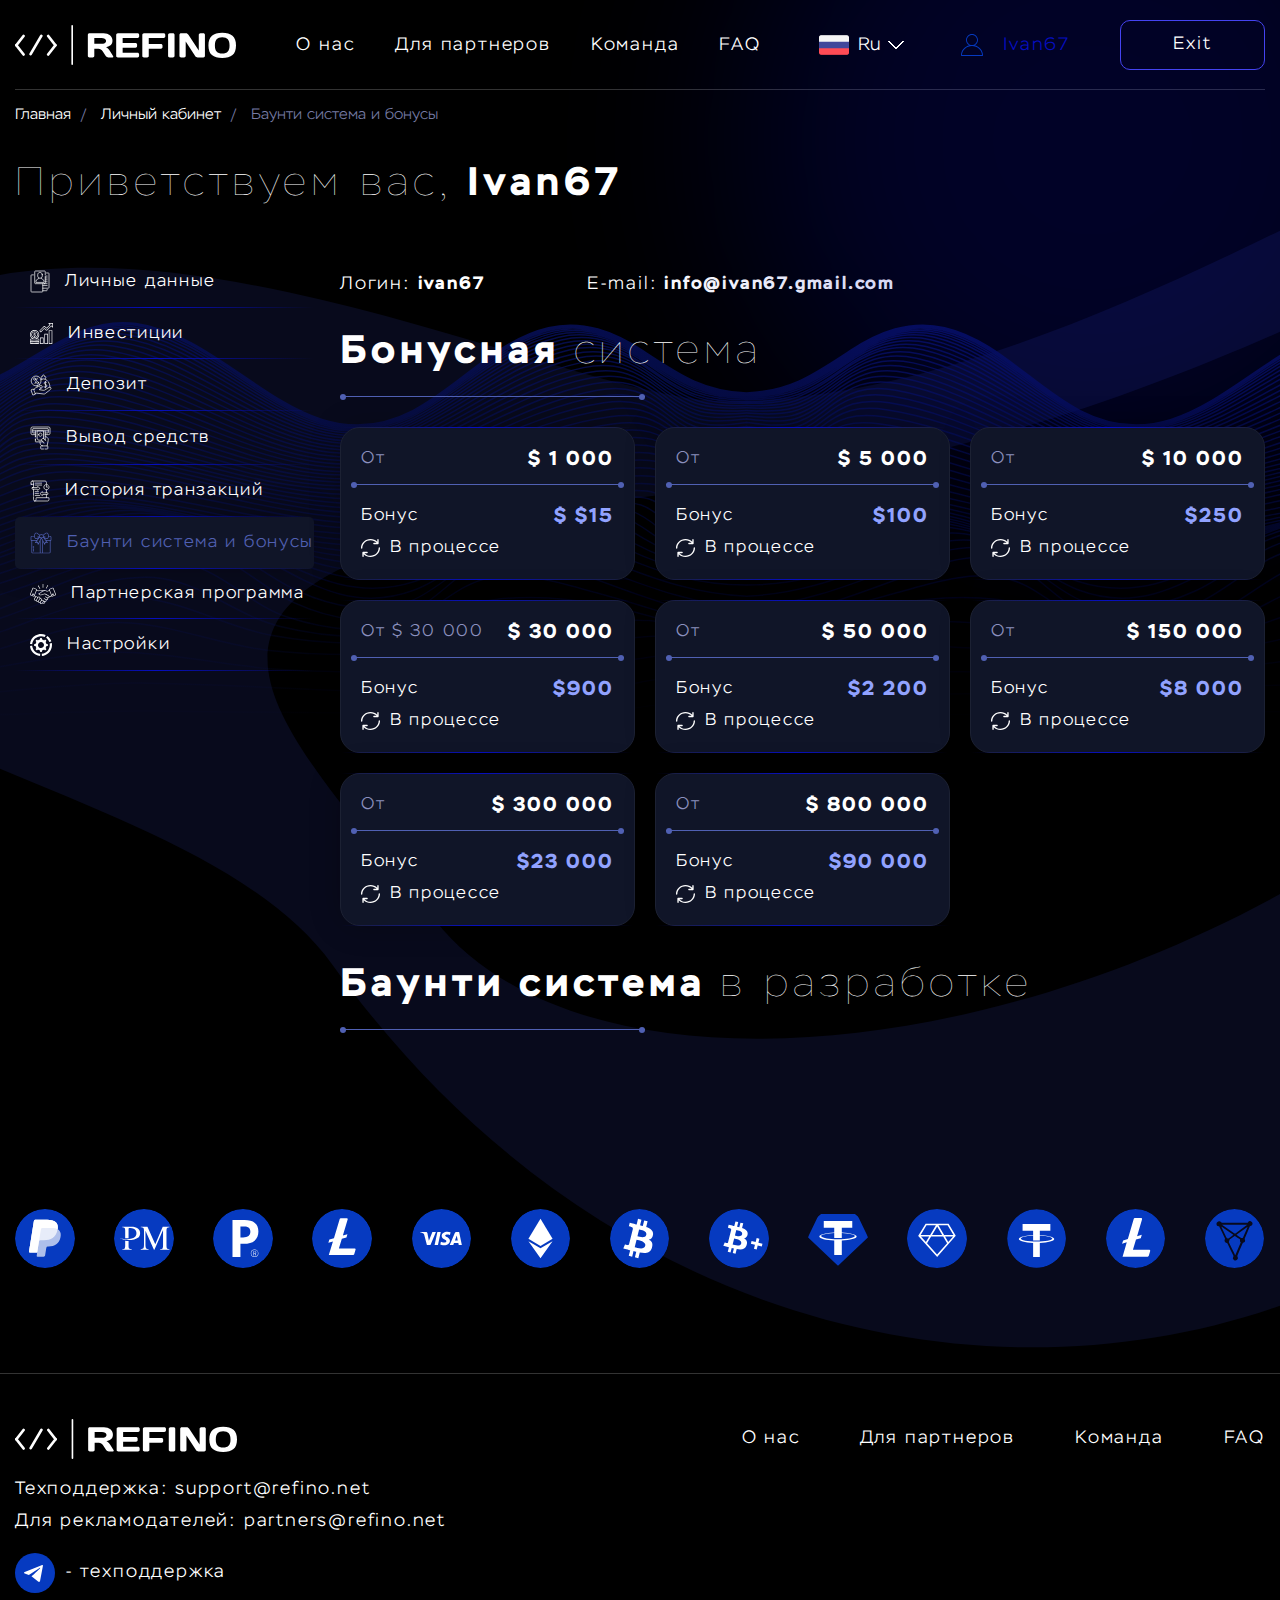
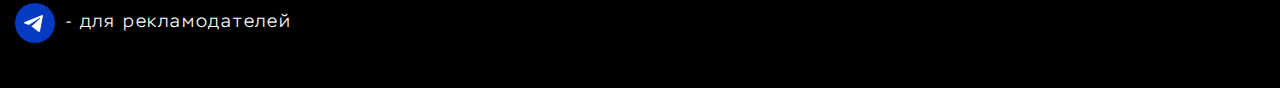
<file: bonuses.html>
<!DOCTYPE html>
<html lang="en">

<head>
    <meta charset="UTF-8">
    <meta http-equiv="X-UA-Compatible" content="IE=edge">
    <meta name="viewport" content="width=device-width, initial-scale=1.0">
    <title>Bonuses</title>
    <link rel="stylesheet" href="https://cdn.jsdelivr.net/npm/swiper@8/swiper-bundle.min.css" />
    <link rel="stylesheet" href="css/style.min.css">
</head>

<body>

    <header class="header">
        <div class="container">
            <div class="header__inner">
                <a class="header__logo logo" href="#">
                    <img class="logo-img" src="images/logo.svg" alt="logo">
                </a>
                <nav class="header__menu menu">
                    <ul class="menu__list">
                        <li class="menu__list-item">
                            <a class="menu__list-link" href="#">
                                О нас
                            </a>
                        </li>
                        <li class="menu__list-item">
                            <a class="menu__list-link" href="#">
                                Для партнеров
                            </a>
                        </li>
                        <li class="menu__list-item">
                            <a class="menu__list-link" href="#">
                                Команда
                            </a>
                        </li>
                        <li class="menu__list-item">
                            <a class="menu__list-link" href="#">
                                FAQ
                            </a>
                        </li>
                    </ul>
                </nav>
                <div class="header__lang lang">
                    <div class="lang__text">
                        <img src="images/flag-3.png" alt="img">
                        <span>
                            Ru
                        </span>
                    </div>
                    <div class="lang__inner">
                        <a class="lang__link" href="#">
                            <img src="images/flag-1.svg" alt="img">
                            <span>
                                Ukr
                            </span>
                        </a>
                        <a class="lang__link" href="#">
                            <img src="images/flag-3.png" alt="img">
                            <span>
                                Ru
                            </span>
                        </a>
                        <a class="lang__link" href="#">
                            <img src="images/flag-2.svg" alt="img">
                            <span>
                                Eng
                            </span>
                        </a>
                    </div>
                </div>
                <a class="header__user" href="#">
                    <svg width="22" height="22" viewBox="0 0 22 22" fill="none" xmlns="http://www.w3.org/2000/svg">
                        <path
                            d="M13.629 11.3097C15.6008 10.3364 16.9608 8.3048 16.9608 5.961C16.9608 2.67408 14.2868 0 11 0C7.71317 0 5.03915 2.67408 5.03915 5.961C5.03915 8.3048 6.3992 10.3364 8.37097 11.3097C3.57102 12.4405 0 16.5953 0 21.5337C0 21.791 0.209027 22 0.466334 22H21.5337C21.791 22 22 21.791 22 21.5337C22 16.5953 18.429 12.4405 13.629 11.3097ZM5.97182 5.96045C5.97182 3.18761 8.22723 0.932143 11 0.932143C13.7728 0.932143 16.0282 3.18761 16.0282 5.96045C16.0282 8.73328 13.7728 10.9888 11 10.9888C8.22723 10.9888 5.97182 8.73328 5.97182 5.96045ZM0.944189 21.0673C1.2004 15.9918 5.61247 11.9374 11 11.9374C16.3875 11.9374 20.7996 15.9918 21.0558 21.0673H0.944189Z"
                            fill="#063AC0" />
                    </svg>
                    <span>
                        Ivan67
                    </span>
                </a>
                <a class="header__exit btn-unvsb" href="#">
                    Exit
                </a>
                <button class="header__burger burger burger--aside">
                    <svg width="35" height="27" viewBox="0 0 35 27" fill="none" xmlns="http://www.w3.org/2000/svg">
                        <path
                            d="M0 2.5C0 1.11929 1.11929 0 2.5 0H32.5C33.8807 0 35 1.11929 35 2.5C35 3.88071 33.8807 5 32.5 5H2.5C1.11929 5 0 3.88071 0 2.5Z"
                            fill="#4443F0" />
                        <path
                            d="M10 13.5C10 12.1193 11.1193 11 12.5 11H32.5C33.8807 11 35 12.1193 35 13.5C35 14.8807 33.8807 16 32.5 16H12.5C11.1193 16 10 14.8807 10 13.5Z"
                            fill="#4443F0" />
                        <path
                            d="M0 24.5C0 23.1193 1.11929 22 2.5 22H32.5C33.8807 22 35 23.1193 35 24.5C35 25.8807 33.8807 27 32.5 27H2.5C1.11929 27 0 25.8807 0 24.5Z"
                            fill="#4443F0" />
                    </svg>
                    <svg width="27" height="27" viewBox="0 0 27 27" fill="none" xmlns="http://www.w3.org/2000/svg">
                        <path
                            d="M0.767389 25.5161C-0.208921 24.5398 -0.208921 22.9569 0.767389 21.9806L21.9806 0.767389C22.9569 -0.208921 24.5398 -0.208921 25.5161 0.767389C26.4924 1.7437 26.4924 3.32661 25.5161 4.30292L4.30292 25.5161C3.32661 26.4924 1.7437 26.4924 0.767389 25.5161Z"
                            fill="#4443F0" />
                        <path
                            d="M25.517 25.5161C26.4933 24.5398 26.4933 22.9569 25.517 21.9806L4.30381 0.767389C3.3275 -0.208921 1.74459 -0.208921 0.768275 0.767389C-0.208036 1.7437 -0.208036 3.32661 0.768275 4.30292L21.9815 25.5161C22.9578 26.4924 24.5407 26.4924 25.517 25.5161Z"
                            fill="#4443F0" />
                    </svg>
                </button>
            </div>
        </div>
    </header>

    <div class="wrapper">
        <main class="main">
            <div class="main__breadcrumbs breadcrumbs">
                <div class="container">
                    <ul class="breadcrumbs__list">
                        <li class="breadcrumbs__list-item">
                            <a class="breadcrumbs__list-link" href="#">
                                Главная
                            </a>
                        </li>
                        <li class="breadcrumbs__list-item">
                            <a class="breadcrumbs__list-link" href="#">
                                Личный кабинет
                            </a>
                        </li>
                        <li class="breadcrumbs__list-item">
                            <p class="breadcrumbs__list-text" href="#">
                                Баунти система и бонусы
                            </p>
                        </li>
                    </ul>
                </div>
            </div>
            <section class="main__cabinet cabinet">
                <div class="container">
                    <h2 class="cabinet__title title">
                        Приветствуем вас,
                        <span>
                            Ivan67
                        </span>
                        <span></span>
                    </h2>
                    <div class="cabinet__inner">
                        <aside class="cabinet__aside cabinet-aside">
                            <ul class="cabinet-aside__list">
                                <li class="cabinet-aside__list-item">
                                    <a class="cabinet-aside__list-link" href="#">
                                        <svg width="20" height="23" viewBox="0 0 20 23" fill="none"
                                            xmlns="http://www.w3.org/2000/svg">
                                            <path
                                                d="M17.1379 6.07042H15.2759V13.0423C15.2759 13.3908 14.9966 13.6761 14.6552 13.6761M14.6552 13.6761H5.34483C5.00345 13.6761 4.72414 13.3908 4.72414 13.0423V1.6338C4.72414 1.28521 5.00345 1 5.34483 1H14.6552C14.9966 1 15.2759 1.28521 15.2759 1.6338V4.80282M14.6552 13.6761H17.1379M17.1379 7.97183H15.2759M17.1379 9.87324H15.2759M17.1379 11.7746H15.2759M17.1379 15.5775H12.7931M8.85963 8.0028C8.85963 9.90945 5.96552 8.70438 5.96552 11.3076V12.4084H14.0345V11.3076C14.0345 8.70438 11.1404 9.90945 11.1404 8.0028M12.7931 18.1972H18.3793C18.7207 18.1972 19 17.912 19 17.5634V3.60704C19 3.25845 18.7207 2.97324 18.3793 2.97324H16.5172M12.7931 20.7324H16.5172C16.8586 20.7324 17.1379 20.4472 17.1379 20.0986V19.4648M12.7931 13.6761V21.3662C12.7931 21.7148 12.5138 22 12.1724 22H1.62069C1.27931 22 1 21.7148 1 21.3662V5.50845C1 5.15986 1.27931 4.87465 1.62069 4.87465H3.40455M12.2858 4.67352C12.2858 3.38445 11.2624 2.33944 10 2.33944C8.7376 2.33944 7.71417 3.38445 7.71417 4.67352V5.98025C7.71417 7.26932 8.7376 8.31434 10 8.31434C11.2624 8.31434 12.2858 7.26932 12.2858 5.98025V4.67352Z"
                                                stroke="white" stroke-width="0.7" stroke-miterlimit="10"
                                                stroke-linecap="round" stroke-linejoin="round" />
                                        </svg>
                                        <span>
                                            Личные данные
                                        </span>
                                    </a>
                                </li>
                                <li class="cabinet-aside__list-item">
                                    <a class="cabinet-aside__list-link" href="#">
                                        <svg width="23" height="21" viewBox="0 0 23 21" fill="none"
                                            xmlns="http://www.w3.org/2000/svg">
                                            <path
                                                d="M4.59995 8.41754C2.79127 8.41754 1.32103 9.89353 1.32103 11.7093C1.32103 13.5251 2.79127 15.001 4.59995 15.001C6.40863 15.001 7.87886 13.5251 7.87886 11.7093C7.87886 9.89353 6.40863 8.41754 4.59995 8.41754ZM4.59995 14.3653C3.14063 14.3653 1.95789 13.1743 1.95789 11.7129C1.95789 10.2516 3.14427 9.06054 4.59995 9.06054C6.05563 9.06054 7.242 10.2516 7.242 11.7129C7.242 13.1743 6.05927 14.3653 4.59995 14.3653Z"
                                                fill="white" />
                                            <path
                                                d="M4.59995 11.3914C4.35248 11.3914 4.15233 11.1905 4.15233 10.9421C4.15233 10.6936 4.35248 10.4927 4.59995 10.4927C4.84741 10.4927 5.04757 10.6936 5.04757 10.9421C5.04757 11.1174 5.1895 11.2636 5.36782 11.2636C5.54614 11.2636 5.68807 11.1211 5.68807 10.9421C5.68807 10.4525 5.36054 10.0397 4.91656 9.90449L4.91292 9.71451C4.90928 9.53914 4.76735 9.40031 4.59631 9.40031H4.59267C4.41799 9.40397 4.27606 9.54645 4.2797 9.72547L4.28334 9.90814C3.84299 10.047 3.5191 10.4562 3.5191 10.9421C3.5191 11.5412 4.00676 12.0308 4.60359 12.0308C4.85105 12.0308 5.05121 12.2317 5.05121 12.4802C5.05121 12.7286 4.85105 12.9295 4.60359 12.9295C4.35612 12.9295 4.15596 12.7286 4.15596 12.4802C4.15596 12.3048 4.01404 12.1587 3.83572 12.1587C3.65739 12.1587 3.51547 12.3011 3.51547 12.4802C3.51547 12.9697 3.84299 13.3826 4.28698 13.5177L4.29061 13.7077C4.29425 13.8831 4.43618 14.0219 4.61086 14.0219H4.6145C4.78918 14.0183 4.93111 13.8758 4.92747 13.6968L4.92384 13.5141C5.36418 13.3753 5.68807 12.9661 5.68807 12.4802C5.68807 11.881 5.20041 11.3914 4.59995 11.3914Z"
                                                fill="white" />
                                            <path
                                                d="M8.57031 15.6879H6.92176C8.00988 15.0449 8.82506 13.9671 9.098 12.6665C9.20717 12.1185 9.22901 11.6253 9.16714 11.1613C8.89784 8.84134 6.93267 7.09134 4.59995 7.09134C2.06343 7.09134 0 9.16284 0 11.7056C0 13.4008 0.917078 14.8805 2.27814 15.6842H0.629581C0.280218 15.6842 0 15.9692 0 16.3163V18.0224C0 18.1357 0.0327528 18.2416 0.0873408 18.3366C0.0327528 18.428 0 18.5339 0 18.6508V20.3606C0 20.7114 0.283857 20.9927 0.629581 20.9927H8.57031C8.91604 20.9927 9.19989 20.7077 9.19989 20.3606V18.6545C9.19989 18.5412 9.16714 18.4353 9.11255 18.3403C9.16714 18.249 9.19989 18.143 9.19989 18.0261V16.3199C9.20353 15.9729 8.91968 15.6879 8.57031 15.6879ZM0.63686 11.7093C0.63686 9.51722 2.41643 7.73434 4.59995 7.73434C6.61242 7.73434 8.30465 9.24321 8.53392 11.2416V11.249C8.58851 11.6435 8.56667 12.0673 8.47205 12.5423C8.09358 14.3653 6.46322 15.6915 4.59631 15.6915C2.41643 15.6879 0.63686 13.905 0.63686 11.7093ZM8.56667 16.3272L8.57395 18.0224H7.93709V17.5767C7.93709 17.4014 7.79516 17.2552 7.61684 17.2552C7.43852 17.2552 7.29659 17.3977 7.29659 17.5767V18.0224H6.72524V17.5767C6.72524 17.4014 6.58331 17.2552 6.40499 17.2552C6.22667 17.2552 6.08474 17.3977 6.08474 17.5767V18.0224H5.51339V17.5767C5.51339 17.4014 5.37146 17.2552 5.19314 17.2552C5.01482 17.2552 4.87289 17.3977 4.87289 17.5767V18.0224H4.30153V17.5767C4.30153 17.4014 4.1596 17.2552 3.98128 17.2552C3.80296 17.2552 3.66103 17.3977 3.66103 17.5767V18.0224H3.10788V17.5767C3.10788 17.4014 2.96595 17.2552 2.78763 17.2552C2.60931 17.2552 2.46738 17.3977 2.46738 17.5767V18.0224H1.9033V17.5767C1.9033 17.4014 1.76137 17.2552 1.58305 17.2552C1.40473 17.2552 1.2628 17.3977 1.2628 17.5767V18.0224H0.63686L0.629581 16.3272H8.56667ZM7.93709 20.357V19.9113C7.93709 19.7359 7.79516 19.5898 7.61684 19.5898C7.43852 19.5898 7.29659 19.7323 7.29659 19.9113V20.3606H6.72524V19.9113C6.72524 19.7359 6.58331 19.5898 6.40499 19.5898C6.22667 19.5898 6.08474 19.7323 6.08474 19.9113V20.3606H5.51339V19.9113C5.51339 19.7359 5.37146 19.5898 5.19314 19.5898C5.01482 19.5898 4.87289 19.7323 4.87289 19.9113V20.3606H4.30153V19.9113C4.30153 19.7359 4.1596 19.5898 3.98128 19.5898C3.80296 19.5898 3.66103 19.7323 3.66103 19.9113V20.3606H3.08968V19.9076C3.08968 19.7323 2.94775 19.5861 2.76943 19.5861C2.59111 19.5861 2.44918 19.7286 2.44918 19.9076V20.3606H1.87783V19.9076C1.87783 19.7323 1.7359 19.5861 1.55758 19.5861C1.37926 19.5861 1.23733 19.7286 1.23733 19.9076V20.3606H0.611385L0.604107 18.6618H8.53756L8.54484 20.357H7.93709Z"
                                                fill="white" />
                                            <path
                                                d="M13.254 14.5078H10.3426C10.1679 14.5078 10.0224 14.6503 10.0224 14.8293V20.6748C10.0224 20.8502 10.1643 20.9963 10.3426 20.9963H13.254C13.4286 20.9963 13.5742 20.8539 13.5742 20.6748V14.8293C13.5706 14.654 13.4286 14.5078 13.254 14.5078ZM12.9337 20.3533H10.6592V15.1472H12.9337V20.3533Z"
                                                fill="white" />
                                            <path
                                                d="M17.621 10.8544H14.7096C14.535 10.8544 14.3894 10.9969 14.3894 11.1759V20.6785C14.3894 20.8539 14.5313 21 14.7096 21H17.621C17.7957 21 17.9412 20.8575 17.9412 20.6785V11.1722C17.9412 10.9969 17.7957 10.8544 17.621 10.8544ZM17.3044 20.3533H15.0299V11.4937H17.3044V20.3533Z"
                                                fill="white" />
                                            <path
                                                d="M21.9917 7.19729H19.0803C18.9056 7.19729 18.7601 7.33977 18.7601 7.51879V20.6785C18.7601 20.8539 18.902 21 19.0803 21H21.9917C22.1664 21 22.3119 20.8575 22.3119 20.6785V7.51514C22.3083 7.33977 22.1664 7.19729 21.9917 7.19729ZM21.6714 20.3533H19.3969V7.83664H21.6714V20.3533Z"
                                                fill="white" />
                                            <path
                                                d="M22.6868 0H18.7018C18.5745 0 18.458 0.0767223 18.4071 0.197286C18.3561 0.31785 18.3852 0.453027 18.4762 0.544363L19.6626 1.73539L16.5584 4.85177L15.1536 3.43789C14.7278 3.01044 13.9709 3.00678 13.5415 3.43789L9.38549 7.62839C9.26176 7.75261 9.26176 7.9572 9.38549 8.08142L10.5464 9.24687C10.6046 9.30532 10.6883 9.34186 10.772 9.34186C10.8557 9.34186 10.9394 9.30898 10.9977 9.24687L14.3494 5.87109L15.7541 7.28132C16.1799 7.70877 16.9405 7.70877 17.3626 7.28132L21.2711 3.35752L22.4575 4.54854C22.5485 4.63987 22.6868 4.6691 22.8032 4.61795C22.9233 4.56681 22.9997 4.4499 22.9997 4.32202V0.31785C23.007 0.142484 22.8651 0 22.6868 0ZM22.3702 3.54749L21.5004 2.67432C21.3767 2.5501 21.1729 2.5501 21.0491 2.67432L16.915 6.82463C16.7294 7.01096 16.3946 7.01096 16.2053 6.82463L14.575 5.18789C14.5168 5.12944 14.4331 5.0929 14.3494 5.0929C14.2657 5.0929 14.182 5.12578 14.1237 5.18789L10.772 8.56367L10.0624 7.85125L13.9927 3.89457C14.182 3.70459 14.5131 3.70459 14.7024 3.89457L16.3327 5.53497C16.4528 5.65553 16.6639 5.65553 16.784 5.53497L20.3395 1.96555C20.4632 1.84134 20.4632 1.63674 20.3395 1.51253L19.4697 0.639353H22.3702V3.54749Z"
                                                fill="white" />
                                        </svg>
                                        <span>
                                            Инвестиции
                                        </span>
                                    </a>
                                </li>
                                <li class="cabinet-aside__list-item">
                                    <a class="cabinet-aside__list-link" href="#">
                                        <svg width="22" height="22" viewBox="0 0 22 22" fill="none"
                                            xmlns="http://www.w3.org/2000/svg">
                                            <path
                                                d="M3.74822 15.6112L4.60686 15.3762C4.56776 14.783 4.85081 14.1943 5.37667 13.8571C5.43451 13.8197 5.49524 13.7854 5.55919 13.7549L10.1575 11.5359C10.2426 11.4949 10.3293 11.4627 10.4178 11.4389C11.0703 11.2623 11.779 11.546 12.113 12.154C12.4923 12.8446 12.2532 13.7074 11.5713 14.111L9.04711 15.606L13.2951 16.3368C13.8063 16.4245 14.3321 16.3183 14.768 16.039L18.9928 13.3295C19.5593 12.9657 20.3133 13.0921 20.7276 13.6201C20.8346 13.7569 20.91 13.9086 20.954 14.0659C21.0868 14.5452 20.9296 15.0776 20.5133 15.4076H20.5129L15.2588 19.5714C14.827 19.9139 14.2727 20.0696 13.7228 20.0032L6.64145 19.1517L5.19789 19.6793M9.6919 12.6519C9.6919 12.6519 9.77679 13.0889 10.0725 13.5252C10.2063 13.7225 10.4711 13.786 10.6832 13.6742L11.0619 13.4746M4.43741 17.4036C4.76164 18.299 5.0594 19.2032 5.33027 20.1171C4.5535 20.5964 3.7103 20.8905 2.8016 21C2.10833 19.3537 1.50793 17.6748 1 15.9637C1.77713 15.4849 2.61993 15.1903 3.52908 15.0808C3.69527 15.476 3.85657 15.8732 4.01217 16.2724M7.17289 12.9764C7.15416 12.7881 7.14438 12.5933 7.14438 12.3921C7.14438 12.1498 7.15827 11.9051 7.18511 11.6585M18.4892 8.11637C19.3096 9.42303 19.7975 10.9595 19.7975 12.3921C19.7975 12.6464 19.782 12.8899 19.7523 13.1237M10.8665 5.6588C11.6608 5.17388 12.5426 4.88777 13.4709 4.88777C15.1328 4.88777 16.6452 5.80447 17.7744 7.13728M11.8136 5.19481C10.493 3.59359 11.2335 2.00725 12.4095 2.50464C12.4095 2.50464 12.3032 1 13.4709 1C14.6387 1 14.5325 2.50464 14.5325 2.50464C15.7088 2.00725 16.4489 3.59359 15.1284 5.19481M16.5011 8.34645C16.5011 8.34645 15.9103 7.80809 14.9997 8.07912C14.1635 8.32798 13.9559 9.45829 14.5241 9.89858C14.8504 10.1514 15.3412 10.3593 16.0029 10.5903C17.4837 11.1075 16.9363 13.1706 15.43 13.1805C14.8422 13.1844 14.5674 13.1475 14.051 12.8138M15.43 7.30638V13.9336M7.26116 4.21422L5.0199 9.49037M9.58836 10.3511C7.6642 12.2521 4.54442 12.2521 2.62022 10.3511C0.695973 8.45004 0.695973 5.36788 2.62022 3.46681C4.54442 1.56579 7.6642 1.56579 9.58836 3.46681C11.5126 5.36788 11.5126 8.45004 9.58836 10.3511ZM5.58114 5.10525C5.58114 5.73314 5.13773 6.24216 4.59086 6.24216C4.0439 6.24216 3.60049 5.73314 3.60049 5.10525C3.60049 4.47732 4.0439 3.96834 4.59086 3.96834C5.13773 3.96834 5.58114 4.47732 5.58114 5.10525ZM8.60807 8.71265C8.60807 9.34055 8.1647 9.84957 7.61779 9.84957C7.07083 9.84957 6.62746 9.34055 6.62746 8.71265C6.62746 8.08472 7.07083 7.5757 7.61779 7.5757C8.1647 7.5757 8.60807 8.08472 8.60807 8.71265Z"
                                                stroke="white" stroke-width="0.7" stroke-miterlimit="10"
                                                stroke-linecap="round" stroke-linejoin="round" />
                                        </svg>
                                        <span>
                                            Депозит
                                        </span>
                                    </a>
                                </li>
                                <li class="cabinet-aside__list-item">
                                    <a class="cabinet-aside__list-link" href="#">
                                        <svg width="21" height="24" viewBox="0 0 21 24" fill="none"
                                            xmlns="http://www.w3.org/2000/svg">
                                            <path
                                                d="M13.5053 12.5728V4.81703H7.11418V12.7924C7.11418 13.16 7.06485 13.0308 7.37082 13.0998C7.79437 13.1977 8.12814 13.5289 8.22426 13.9506C8.29 14.2354 8.16355 14.2015 8.49352 14.2015H11.5936M12.5633 19.8982C10.4102 19.8982 9.94372 17.5279 9.94372 15.8841M15.1994 9.97666L17.2792 11.5075C18.3059 12.2842 18.3994 13.3144 18.1718 14.4888L17.1249 19.8982M13.9933 17.1277C13.9136 16.7248 13.6241 16.3346 13.4382 16.1715C12.9679 15.7536 12.4963 15.3371 12.0248 14.9192C11.4444 14.4048 11.3926 13.5126 11.9109 12.9367C12.4294 12.3595 13.3282 12.3093 13.9098 12.8225L15.8784 14.5654M5.41873 13.9167V12.7372V15.4877C5.41873 15.706 5.59826 15.8841 5.81699 15.8841H13.1146M5.41873 10.0256V11.2051V4.81703M13.4876 23H11.2523C10.9514 23 10.7048 22.7553 10.7048 22.4579V20.4403C10.7048 20.1416 10.9514 19.8969 11.2523 19.8969H17.2666C17.5675 19.8969 17.814 20.1416 17.814 20.4403V22.4579C17.814 22.7553 17.5675 23 17.2666 23H15.0326M2.69416 4.81701H18.3058M5.41873 6.9514H2.90277C2.78898 6.9514 2.69416 6.85853 2.69416 6.74437V2.88843C2.69416 2.77551 2.78898 2.6814 2.90277 2.6814H18.0959C18.211 2.6814 18.3058 2.77551 18.3058 2.88843V6.74437C18.3058 6.85853 18.211 6.9514 18.0959 6.9514H15.1994M15.1994 4.81701V13.9656M5.41873 8.63405H2.2112C1.54492 8.63405 1 8.09326 1 7.43197V2.20203C1 1.54079 1.54492 1 2.2112 1H18.7888C19.4551 1 20 1.54079 20 2.20203V7.43197C20 8.09326 19.4551 8.63405 18.7888 8.63405H15.1994M8.67182 8.68926C8.67182 7.79208 9.40509 7.06559 10.3091 7.06559C11.2131 7.06559 11.9464 7.79208 11.9464 8.68926C11.9464 9.58767 11.2131 10.3142 10.3091 10.3142C9.40509 10.3142 8.67182 9.58767 8.67182 8.68926Z"
                                                stroke="white" stroke-width="0.7" stroke-miterlimit="10"
                                                stroke-linecap="round" stroke-linejoin="round" />
                                        </svg>
                                        <span>
                                            Вывод средств
                                        </span>
                                    </a>
                                </li>
                                <li class="cabinet-aside__list-item">
                                    <a class="cabinet-aside__list-link" href="#">
                                        <svg width="20" height="22" viewBox="0 0 20 22" fill="none"
                                            xmlns="http://www.w3.org/2000/svg">
                                            <path
                                                d="M4.78975 21C5.4903 21 6.05819 20.4157 6.05819 19.6949V17.8771C6.05819 17.766 6.14576 17.6759 6.25374 17.6759H18.7775C18.8855 17.6759 18.9731 17.766 18.9731 17.8771V19.6949C18.9731 20.4157 18.4052 21 17.7046 21H4.78975ZM4.78975 21C4.09636 20.9914 3.53684 20.4103 3.53684 19.6949V16.7509M16.4362 5.46884V7.128H17.4279M18.6216 5.74804C18.8616 6.14953 19 6.62212 19 7.128C19 8.58489 17.8521 9.7659 16.4362 9.7659C15.0203 9.7659 13.8724 8.58485 13.8724 7.128C13.8724 5.67114 15.0203 4.49009 16.4362 4.49009C16.895 4.49009 17.3256 4.61408 17.6982 4.83126M2.33113 1H15.1678C15.8683 1 16.4362 1.5843 16.4362 2.30511V4.18881M5.23315 11.6791H8.5091M5.23315 13.6137H8.5091M5.23315 15.5483H9.68242M5.23315 3.1276H11.638M5.23315 5.06216H11.638M14.6336 12.7703H17.6485C17.7835 12.7703 17.8929 12.8828 17.8929 13.0217V14.2057C17.8929 14.3446 17.7835 14.4572 17.6485 14.4572H12.6365V15.2922C12.6365 15.5049 12.3988 15.6245 12.2356 15.4941L10.1363 13.8155C10.0084 13.7132 10.0084 13.5143 10.1363 13.4119L12.2357 11.7334C12.3989 11.6029 12.6365 11.7226 12.6365 11.9352V12.7703H13.3553M3.53688 7.42981V4.3643M3.53688 15.4356V9.2795M16.4362 14.6198V17.5954M16.4362 9.80658V12.6114M1.19567 4.32406H3.53684V2.30511C3.53688 1.5843 2.96895 1 2.26844 1C1.56789 1 1 1.5843 1 2.30511V4.12273C1 4.23392 1.08761 4.32406 1.19567 4.32406ZM2.35147 7.5428H7.36355V6.70772C7.36355 6.49508 7.60118 6.37544 7.76435 6.5059L9.86366 8.18441C9.99163 8.28675 9.99163 8.4857 9.86366 8.58803L7.76432 10.2666C7.60115 10.397 7.36351 10.2774 7.36351 10.0648V9.22968H2.35147C2.2165 9.22968 2.10711 9.11713 2.10711 8.97825V7.79423C2.10707 7.65536 2.2165 7.5428 2.35147 7.5428Z"
                                                stroke="white" stroke-width="0.7" stroke-miterlimit="10"
                                                stroke-linecap="round" stroke-linejoin="round" />
                                        </svg>
                                        <span>
                                            История транзакций
                                        </span>
                                    </a>
                                </li>
                                <li class="cabinet-aside__list-item cabinet-aside__list-item--active">
                                    <a class="cabinet-aside__list-link" href="#">
                                        <svg width="22" height="22" viewBox="0 0 22 22" fill="none"
                                            xmlns="http://www.w3.org/2000/svg">
                                            <path
                                                d="M9.38982 4.25204L9.73982 4.25259L9.73982 4.25249L9.38982 4.25204ZM9.75937 3.27277L10.024 3.50185L10.0242 3.50164L9.75937 3.27277ZM13.1102 3.34066L12.8328 3.55411L12.8333 3.55473L13.1102 3.34066ZM13.4232 4.25204L13.0732 4.2516V4.25204H13.4232ZM7.28903 6.35004L7.11026 6.04914C6.94519 6.14721 6.88995 6.35996 6.98645 6.52595C7.08295 6.69194 7.29516 6.7492 7.46206 6.65427L7.28903 6.35004ZM7.2557 6.36992L7.43099 6.67292L7.43633 6.6697L7.2557 6.36992ZM7.23944 6.37927L7.06453 6.0761C6.89734 6.17256 6.8398 6.38615 6.93591 6.55354C7.03202 6.72093 7.2455 6.77891 7.41308 6.68315L7.23944 6.37927ZM7.22074 6.39024L7.39076 6.69629L7.39819 6.69192L7.22074 6.39024ZM7.19716 6.4041L7.02242 6.10084L7.02097 6.10168L7.19716 6.4041ZM7.08862 6.46788L7.26616 6.76952L7.26705 6.76899L7.08862 6.46788ZM5.88171 6.64715L5.80352 6.98831L5.8037 6.98835L5.88171 6.64715ZM4.51057 4.25081L4.85961 4.22491L4.85961 4.22487L4.51057 4.25081ZM7.26017 1.33902L7.04602 1.61587L7.04612 1.61594L7.26017 1.33902ZM7.34106 1.40163L7.5944 1.16013C7.58285 1.14802 7.57045 1.13675 7.5573 1.12641L7.34106 1.40163ZM7.34187 1.40248L7.08854 1.64398C7.10269 1.65882 7.11811 1.67239 7.13463 1.68453L7.34187 1.40248ZM7.36419 1.41951L7.57876 1.14294L7.57419 1.13951L7.36419 1.41951ZM7.42602 1.46748L7.21148 1.74402C7.22958 1.75806 7.24901 1.77029 7.2695 1.78053L7.42602 1.46748ZM7.42805 1.4687H7.77805C7.77805 1.2754 7.62135 1.1187 7.42805 1.1187V1.4687ZM7.42805 1.46911H7.07805C7.07805 1.57743 7.12821 1.67965 7.21388 1.74593L7.42805 1.46911ZM15.6719 6.35244L15.852 6.05231L15.8518 6.05221L15.6719 6.35244ZM15.6801 6.35732L15.5043 6.65999C15.6659 6.75384 15.8728 6.70415 15.9741 6.54712C16.0755 6.39009 16.0356 6.18114 15.8835 6.07251L15.6801 6.35732ZM12.8964 3.06346C12.7435 3.18176 12.7155 3.40158 12.8338 3.55446C12.9521 3.70733 13.1719 3.73536 13.3248 3.61707L12.8964 3.06346ZM15.6967 1.33904L15.4828 1.06207L15.4825 1.06224L15.6967 1.33904ZM18.4463 4.25079L18.0973 4.22476L18.0973 4.22501L18.4463 4.25079ZM17.0756 6.64717L17.1536 6.98838L17.1538 6.98833L17.0756 6.64717ZM15.8683 6.46786L16.0457 6.16616L16.0456 6.16613L15.8683 6.46786ZM15.7016 6.3699L15.5232 6.67098L15.5243 6.67163L15.7016 6.3699ZM15.6577 6.34392L15.8376 6.04369C15.7833 6.01112 15.7211 5.99392 15.6577 5.99392V6.34392ZM15.6573 6.34392L15.4632 6.63515C15.5207 6.67347 15.5882 6.69392 15.6573 6.69392V6.34392ZM15.6561 6.34311L15.3972 6.5786C15.4164 6.59976 15.4382 6.61848 15.462 6.63434L15.6561 6.34311ZM15.6557 6.34266L15.9146 6.10717C15.8909 6.08109 15.8634 6.05875 15.833 6.0409L15.6557 6.34266ZM17.4894 10.7537L17.3988 11.0917C17.5421 11.1301 17.6939 11.0741 17.7779 10.9518C17.8619 10.8296 17.8597 10.6677 17.7725 10.5478L17.4894 10.7537ZM15.2683 10.1585L15.3589 9.82047C15.2692 9.79644 15.1737 9.80902 15.0933 9.85544C15.0129 9.90185 14.9542 9.9783 14.9302 10.068L15.2683 10.1585ZM14.6732 12.3797L14.3608 12.5375C14.4262 12.667 14.5648 12.7427 14.7092 12.7278C14.8536 12.7129 14.9737 12.6104 15.0113 12.4703L14.6732 12.3797ZM8.13983 12.3797L7.80175 12.4703C7.83931 12.6104 7.95949 12.7129 8.10384 12.7278C8.2482 12.7427 8.38679 12.667 8.45223 12.5375L8.13983 12.3797ZM7.54471 10.1585L7.88278 10.068C7.85876 9.9783 7.8001 9.90185 7.71971 9.85543C7.63932 9.80902 7.54379 9.79644 7.45412 9.82047L7.54471 10.1585ZM5.32361 10.7537L5.04244 10.5452C4.95378 10.6648 4.95048 10.8274 5.03422 10.9505C5.11795 11.0736 5.27039 11.1303 5.41419 11.0917L5.32361 10.7537ZM9.87181 5.206C9.98693 5.05071 9.95436 4.83151 9.79908 4.7164C9.64379 4.60128 9.42459 4.63385 9.30947 4.78913L9.87181 5.206ZM18.461 3.90204C18.2677 3.90204 18.111 4.05874 18.111 4.25204C18.111 4.44534 18.2677 4.60204 18.461 4.60204V3.90204ZM21 8.31708V8.66708C21.1933 8.66708 21.35 8.51038 21.35 8.31708H21ZM15.7175 7.96708C15.5242 7.96708 15.3675 8.12378 15.3675 8.31708C15.3675 8.51038 15.5242 8.66708 15.7175 8.66708V7.96708ZM7.12967 8.66708C7.32297 8.66708 7.47967 8.51038 7.47967 8.31708C7.47967 8.12378 7.32297 7.96708 7.12967 7.96708V8.66708ZM1 8.31708H0.65C0.65 8.51038 0.8067 8.66708 1 8.66708V8.31708ZM4.49593 4.60204C4.68923 4.60204 4.84593 4.44534 4.84593 4.25204C4.84593 4.05874 4.68923 3.90204 4.49593 3.90204V4.60204ZM20.537 8.31708C20.537 8.12378 20.3803 7.96708 20.187 7.96708C19.9937 7.96708 19.837 8.12378 19.837 8.31708H20.537ZM2.16301 8.31708C2.16301 8.12378 2.00631 7.96708 1.81301 7.96708C1.61971 7.96708 1.46301 8.12378 1.46301 8.31708H2.16301ZM7.74797 3.90204C7.55467 3.90204 7.39797 4.05874 7.39797 4.25204C7.39797 4.44534 7.55467 4.60204 7.74797 4.60204L7.74797 3.90204ZM15.0651 4.60204C15.2584 4.60204 15.4151 4.44534 15.4151 4.25204C15.4151 4.05874 15.2584 3.90204 15.0651 3.90204L15.0651 4.60204ZM12.976 8.32724C12.976 8.13394 12.8193 7.97724 12.626 7.97724C12.4327 7.97724 12.276 8.13394 12.276 8.32724H12.976ZM12.276 21C12.276 21.1933 12.4327 21.35 12.626 21.35C12.8193 21.35 12.976 21.1933 12.976 21H12.276ZM9.83699 21C9.83699 21.1933 9.99369 21.35 10.187 21.35C10.3803 21.35 10.537 21.1933 10.537 21H9.83699ZM10.537 8.32724C10.537 8.13394 10.3803 7.97724 10.187 7.97724C9.99369 7.97724 9.83699 8.13394 9.83699 8.32724H10.537ZM3.78902 16.6911C3.78902 16.4978 3.63232 16.3411 3.43902 16.3411C3.24572 16.3411 3.08902 16.4978 3.08902 16.6911H3.78902ZM3.08902 19.374C3.08902 19.5673 3.24572 19.724 3.43902 19.724C3.63232 19.724 3.78902 19.5673 3.78902 19.374H3.08902ZM3.43902 15.0085C3.47012 15.0085 3.49553 15.034 3.49553 15.065H4.19553C4.19553 14.6474 3.85671 14.3085 3.43902 14.3085V15.0085ZM3.49553 15.065C3.49553 15.0961 3.47012 15.1215 3.43902 15.1215V15.8215C3.85671 15.8215 4.19553 15.4827 4.19553 15.065H3.49553ZM3.43902 15.1215C3.40793 15.1215 3.38252 15.0961 3.38252 15.065H2.68252C2.68252 15.4827 3.02133 15.8215 3.43902 15.8215V15.1215ZM3.38252 15.065C3.38252 15.034 3.40793 15.0085 3.43902 15.0085V14.3085C3.02133 14.3085 2.68252 14.6474 2.68252 15.065H3.38252ZM11.3905 5.52806C10.5813 5.52372 10.1089 5.1931 9.89338 4.82186L9.28797 5.17327C9.64964 5.79634 10.3756 6.22263 11.3867 6.22805L11.3905 5.52806ZM9.89344 4.82197C9.79052 4.64451 9.73951 4.44843 9.73982 4.25259L9.03982 4.25149C9.03932 4.57028 9.12254 4.88802 9.28791 5.17316L9.89344 4.82197ZM9.73982 4.25249C9.74016 3.98798 9.83359 3.7218 10.024 3.50185L9.49475 3.0437C9.19321 3.39204 9.04038 3.82097 9.03982 4.25159L9.73982 4.25249ZM10.0242 3.50164C10.2752 3.21116 10.7204 2.97602 11.4065 2.97602V2.27602C10.5544 2.27602 9.90123 2.57341 9.49458 3.0439L10.0242 3.50164ZM11.4065 2.97602C12.1338 2.97602 12.5903 3.239 12.8328 3.55411L13.3876 3.12721C12.9894 2.6098 12.3101 2.27602 11.4065 2.27602V2.97602ZM12.8333 3.55473C12.9945 3.7633 13.0735 4.00796 13.0732 4.2516L13.7732 4.25248C13.7737 3.85547 13.6445 3.45948 13.3871 3.12658L12.8333 3.55473ZM13.0732 4.25204C13.0732 4.42953 13.0309 4.60761 12.9457 4.7719L13.5672 5.09397C13.7041 4.8298 13.7732 4.54121 13.7732 4.25204H13.0732ZM12.9458 4.77184C12.7418 5.1652 12.2637 5.52337 11.4225 5.52806L11.4264 6.22805C12.4802 6.22217 13.2232 5.75758 13.5672 5.09403L12.9458 4.77184ZM9.59068 4.99757C9.41335 4.69581 9.41334 4.69582 9.41332 4.69583C9.4133 4.69584 9.41328 4.69586 9.41324 4.69588C9.41317 4.69592 9.41307 4.69598 9.41293 4.69606C9.41265 4.69622 9.41223 4.69647 9.41168 4.69679C9.41058 4.69744 9.40893 4.69841 9.40676 4.69968C9.40242 4.70224 9.39598 4.70602 9.38757 4.71096C9.37076 4.72084 9.3461 4.73533 9.31472 4.75378C9.25194 4.79066 9.16227 4.84336 9.05463 4.90662C8.83936 5.03312 8.55227 5.20183 8.26497 5.37066C7.97767 5.53949 7.69017 5.70843 7.47409 5.83539C7.25523 5.96399 7.11476 6.04651 7.116 6.0458L7.46206 6.65427C7.46819 6.65079 8.04783 6.31017 8.61961 5.97417C8.90692 5.80534 9.19401 5.63663 9.40928 5.51012C9.51692 5.44687 9.6066 5.39417 9.66937 5.35728C9.70076 5.33884 9.72541 5.32435 9.74223 5.31447C9.75063 5.30953 9.75708 5.30574 9.76142 5.30319C9.76359 5.30191 9.76524 5.30095 9.76634 5.3003C9.76689 5.29997 9.76731 5.29973 9.76759 5.29957C9.76772 5.29948 9.76783 5.29942 9.7679 5.29938C9.76793 5.29936 9.76796 5.29935 9.76798 5.29934C9.76799 5.29932 9.768 5.29932 9.59068 4.99757ZM7.4678 6.65094C7.46889 6.65029 7.47068 6.64922 7.47253 6.6481C7.47304 6.64779 7.47393 6.64725 7.47502 6.64658C7.47537 6.64636 7.47859 6.64438 7.48254 6.64181C7.48372 6.64103 7.48577 6.63969 7.48829 6.63797C7.49005 6.63677 7.49564 6.63295 7.50255 6.62772C7.50569 6.62534 7.51318 6.61961 7.5222 6.61169C7.52675 6.60762 7.53759 6.59734 7.54379 6.59104C7.55317 6.58087 7.57686 6.55102 7.5902 6.53073C7.61304 6.4864 7.64076 6.32983 7.61764 6.22226C7.54656 6.10926 7.37352 6.00849 7.30553 5.99898C7.27408 5.99911 7.22605 6.00482 7.20948 6.00838C7.1994 6.01096 7.18274 6.01594 7.17611 6.01818C7.1554 6.02539 7.13956 6.03328 7.13912 6.03349C7.13456 6.03569 7.13102 6.03752 7.12939 6.03837C7.12593 6.04018 7.12324 6.04166 7.12229 6.04218C7.11606 6.04561 7.10873 6.04998 7.10871 6.05C7.10237 6.05375 7.09142 6.06027 7.07506 6.07013L7.43633 6.6697C7.45168 6.66045 7.46085 6.65499 7.46498 6.65255C7.47019 6.64947 7.46568 6.6522 7.4601 6.65527C7.45919 6.65577 7.45654 6.65723 7.45309 6.65903C7.45148 6.65987 7.44794 6.6617 7.44339 6.6639C7.44297 6.6641 7.42713 6.67199 7.40642 6.6792C7.3998 6.68144 7.38313 6.68642 7.37305 6.689C7.35649 6.69256 7.30845 6.69827 7.277 6.6984C7.20902 6.68889 7.03598 6.58812 6.9649 6.47511C6.94178 6.36754 6.9695 6.21098 6.99234 6.16665C7.00568 6.14636 7.02936 6.11651 7.03874 6.10634C7.04494 6.10004 7.05578 6.08976 7.06033 6.08569C7.06935 6.07777 7.07684 6.07204 7.07997 6.06967C7.08688 6.06444 7.09246 6.06062 7.09422 6.05943C7.09673 6.05772 7.09877 6.05638 7.09994 6.05562C7.10383 6.05307 7.10696 6.05115 7.10719 6.05101C7.10816 6.05041 7.10891 6.04996 7.10924 6.04976C7.11035 6.04908 7.11089 6.04876 7.11026 6.04914L7.4678 6.65094ZM7.08043 6.06696C7.076 6.06952 7.07089 6.07246 7.06579 6.07538L7.41308 6.68315C7.41936 6.67956 7.42555 6.676 7.43096 6.67287L7.08043 6.06696ZM7.41434 6.68243C7.41717 6.6808 7.41877 6.67987 7.41924 6.6796C7.41937 6.67952 7.41923 6.67961 7.41908 6.67969C7.41904 6.67971 7.41896 6.67976 7.41885 6.67983C7.41884 6.67983 7.41845 6.68005 7.41797 6.68033C7.41759 6.68055 7.41606 6.68142 7.41491 6.68206C7.31214 6.71994 6.90178 6.45012 7.06365 6.07667C7.06485 6.07596 7.06645 6.07501 7.06684 6.07478C7.06704 6.07466 7.06735 6.07448 7.06747 6.07441C7.06767 6.07429 7.06783 6.0742 7.06788 6.07417C7.06794 6.07413 7.068 6.0741 7.06802 6.07409C7.06808 6.07405 7.06812 6.07403 7.06813 6.07402C7.06815 6.07401 7.06817 6.074 7.06808 6.07405C7.06802 6.07409 7.06793 6.07414 7.06782 6.0742C7.0674 6.07445 7.0667 6.07485 7.06575 6.07541C7.06194 6.07763 7.05416 6.08217 7.04328 6.08856L7.39819 6.69192C7.40805 6.68612 7.4149 6.68213 7.4179 6.68038C7.41865 6.67994 7.41917 6.67964 7.41944 6.67949C7.4195 6.67945 7.41956 6.67941 7.41961 6.67939C7.41963 6.67938 7.41972 6.67932 7.41978 6.67928C7.41981 6.67927 7.41986 6.67924 7.41992 6.67921C7.41995 6.67919 7.42 6.67916 7.42007 6.67912C7.42012 6.67909 7.42028 6.67899 7.42049 6.67887C7.4206 6.67881 7.42092 6.67862 7.42112 6.67851C7.42151 6.67827 7.42311 6.67733 7.42431 6.67661C7.58618 6.30316 7.17582 6.03334 7.07305 6.07122C7.0719 6.07186 7.07037 6.07273 7.06999 6.07295C7.06951 6.07323 7.06912 6.07345 7.06911 6.07346C7.069 6.07352 7.06891 6.07357 7.06887 6.0736C7.06878 6.07364 7.06872 6.07368 7.0687 6.0737C7.06866 6.07371 7.06864 6.07373 7.06862 6.07374C7.06859 6.07376 7.06856 6.07378 7.06854 6.07379C7.06828 6.07393 7.06699 6.07468 7.06453 6.0761L7.41434 6.68243ZM7.05076 6.08429C7.04158 6.08939 7.03341 6.09429 7.02962 6.09656C7.02451 6.09962 7.02352 6.10021 7.02242 6.10084L7.37189 6.70736C7.37933 6.70308 7.38647 6.69878 7.38919 6.69715C7.39323 6.69473 7.39257 6.69516 7.39071 6.6962L7.05076 6.08429ZM7.02097 6.10168C6.99345 6.11772 6.96577 6.13398 6.94507 6.14618C6.9347 6.15229 6.92602 6.15742 6.91992 6.16103C6.91687 6.16283 6.91446 6.16426 6.9128 6.16524C6.91197 6.16573 6.91133 6.16611 6.91089 6.16637C6.91067 6.1665 6.9105 6.1666 6.91039 6.16667C6.91033 6.1667 6.91028 6.16673 6.91025 6.16675C6.91023 6.16676 6.91022 6.16676 6.91021 6.16677C6.91021 6.16677 6.9102 6.16678 6.9102 6.16678C6.9102 6.16678 6.9102 6.16678 6.91019 6.16678C6.91019 6.16678 6.91019 6.16678 7.08862 6.46788C7.26705 6.76899 7.26705 6.76899 7.26705 6.76899C7.26705 6.76899 7.26705 6.76899 7.26705 6.76899C7.26705 6.76899 7.26705 6.76899 7.26705 6.76899C7.26706 6.76898 7.26707 6.76898 7.26708 6.76897C7.2671 6.76896 7.26713 6.76894 7.26718 6.76891C7.26727 6.76886 7.26742 6.76877 7.26761 6.76866C7.268 6.76842 7.26859 6.76807 7.26937 6.76761C7.27092 6.76669 7.27322 6.76534 7.27615 6.7636C7.28202 6.76013 7.29041 6.75518 7.30046 6.74925C7.32062 6.73737 7.34721 6.72175 7.37334 6.70653L7.02097 6.10168ZM6.91109 6.16625C6.64459 6.32311 6.31346 6.38684 5.95973 6.30596L5.8037 6.98835C6.33533 7.1099 6.84892 7.0151 7.26616 6.76951L6.91109 6.16625ZM5.95991 6.306C5.68333 6.24261 5.43105 6.02517 5.22929 5.64555C5.02838 5.26752 4.89975 4.76575 4.85961 4.22491L4.16153 4.27671C4.20677 4.88628 4.35313 5.48857 4.61117 5.97407C4.86835 6.45795 5.25895 6.86349 5.80352 6.98831L5.95991 6.306ZM4.85961 4.22487C4.80558 3.49792 4.91465 2.74829 5.17349 2.19546C5.43122 1.64498 5.80063 1.35 6.26586 1.35V0.65C5.42784 0.65 4.86229 1.20928 4.53953 1.89864C4.21788 2.58565 4.10093 3.46143 4.16154 4.27675L4.85961 4.22487ZM6.26586 1.35C6.56015 1.35 6.83046 1.44913 7.04602 1.61587L7.47431 1.06218C7.14028 0.803799 6.72034 0.65 6.26586 0.65V1.35ZM7.26017 1.33902C7.04612 1.61594 7.04612 1.61594 7.04612 1.61594C7.04612 1.61594 7.04612 1.61594 7.04612 1.61594C7.04612 1.61594 7.04613 1.61595 7.04613 1.61595C7.04614 1.61596 7.04615 1.61597 7.04617 1.61598C7.04621 1.61601 7.04626 1.61605 7.04633 1.61611C7.04647 1.61621 7.04668 1.61638 7.04696 1.61659C7.04751 1.61702 7.04832 1.61764 7.04935 1.61844C7.05141 1.62003 7.05437 1.62232 7.05793 1.62507C7.06506 1.63058 7.07462 1.63797 7.08435 1.6455C7.09409 1.65304 7.10397 1.66068 7.11175 1.6667C7.11564 1.66972 7.11896 1.67228 7.12144 1.67421C7.12439 1.6765 7.12517 1.67711 7.12482 1.67684L7.5573 1.12641C7.55307 1.12309 7.53109 1.10608 7.51261 1.09179C7.50283 1.08423 7.49323 1.07681 7.48608 1.07128C7.48251 1.06852 7.47954 1.06623 7.47747 1.06462C7.47643 1.06382 7.47562 1.06319 7.47507 1.06277C7.47479 1.06255 7.47458 1.06239 7.47444 1.06228C7.47436 1.06222 7.47431 1.06218 7.47427 1.06215C7.47425 1.06214 7.47424 1.06213 7.47423 1.06212C7.47423 1.06212 7.47422 1.06211 7.47422 1.06211C7.47422 1.06211 7.47422 1.06211 7.47422 1.06211C7.47422 1.06211 7.47422 1.06211 7.26017 1.33902ZM7.08773 1.64313L7.08854 1.64398L7.59521 1.16098L7.5944 1.16013L7.08773 1.64313ZM7.13463 1.68453C7.13595 1.68549 7.13854 1.68745 7.14209 1.69019C7.14369 1.69143 7.14515 1.69256 7.14659 1.69368C7.14722 1.69417 7.14811 1.69487 7.1489 1.69547C7.1493 1.69579 7.1499 1.69625 7.15057 1.69676C7.15104 1.69712 7.15245 1.69821 7.15419 1.69951L7.57419 1.13951C7.57573 1.14067 7.57686 1.14154 7.57698 1.14163C7.5773 1.14188 7.57748 1.14201 7.5774 1.14195C7.57722 1.14181 7.57689 1.14155 7.57607 1.14092C7.57464 1.13981 7.57237 1.13805 7.56977 1.13604C7.56491 1.13228 7.55715 1.12634 7.54912 1.12043L7.13463 1.68453ZM7.14965 1.69605L7.21148 1.74402L7.64056 1.19094L7.57873 1.14297L7.14965 1.69605ZM7.2695 1.78053C7.25021 1.77089 7.23614 1.76155 7.23032 1.75761C7.22571 1.75449 7.21885 1.74954 7.22374 1.75304C7.22477 1.75377 7.22819 1.75621 7.23263 1.75919C7.23691 1.76206 7.24495 1.76732 7.25544 1.77325C7.26525 1.7788 7.2833 1.78843 7.30726 1.79722C7.32964 1.80544 7.37246 1.8187 7.42805 1.8187V1.1187C7.48354 1.1187 7.52625 1.13194 7.5485 1.14011C7.57234 1.14886 7.59025 1.15842 7.59991 1.16388C7.61026 1.16972 7.61815 1.17489 7.62226 1.17765C7.62654 1.18052 7.62979 1.18284 7.63064 1.18345C7.63518 1.18669 7.62793 1.18146 7.62293 1.17808C7.61671 1.17386 7.60223 1.16427 7.58255 1.15443L7.2695 1.78053ZM7.07805 1.4687V1.46911H7.77805V1.4687H7.07805ZM7.21388 1.74593L9.54521 3.5496L9.97354 2.99595L7.64222 1.19228L7.21388 1.74593ZM15.4919 6.65257L15.5 6.65745L15.8601 6.05719L15.852 6.05231L15.4919 6.65257ZM13.3248 3.61707L15.9109 1.61585L15.4825 1.06224L12.8964 3.06346L13.3248 3.61707ZM15.9107 1.61602C16.1269 1.44904 16.3969 1.35002 16.6911 1.35002V0.650021C16.2365 0.650021 15.817 0.803844 15.4828 1.06207L15.9107 1.61602ZM16.6911 1.35002C17.1561 1.35002 17.5256 1.64501 17.7834 2.19552C18.0424 2.74834 18.1515 3.49793 18.0973 4.22476L18.7954 4.27683C18.8562 3.46142 18.7391 2.58562 18.4174 1.89862C18.0945 1.2093 17.5289 0.650021 16.6911 0.650021V1.35002ZM18.0973 4.22501C18.0573 4.76581 17.9288 5.26757 17.728 5.64558C17.5263 6.02519 17.274 6.24263 16.9974 6.30602L17.1538 6.98833C17.6984 6.86351 18.089 6.45796 18.3461 5.97403C18.6041 5.48851 18.7504 4.88618 18.7954 4.27657L18.0973 4.22501ZM16.9977 6.30596C16.6435 6.38686 16.3127 6.32316 16.0457 6.16616L15.6909 6.76957C16.1084 7.01509 16.6215 7.10992 17.1536 6.98838L16.9977 6.30596ZM16.0456 6.16613L15.879 6.06816L15.5243 6.67163L15.6909 6.7696L16.0456 6.16613ZM15.8801 6.06882C15.8656 6.06021 15.8553 6.05421 15.8496 6.05095C15.8488 6.05048 15.8478 6.04989 15.8466 6.04924C15.8461 6.04898 15.8432 6.04732 15.8396 6.0454C15.8386 6.04484 15.8366 6.04378 15.8341 6.04249C15.8329 6.04186 15.8261 6.03836 15.8173 6.03441C15.8149 6.0333 15.8009 6.02693 15.7823 6.02088C15.7766 6.01902 15.748 6.00945 15.71 6.0055C15.6869 6.00388 15.6238 6.00722 15.5846 6.01519C15.5173 6.04057 15.3866 6.15367 15.341 6.24525C15.3248 6.32695 15.3393 6.4565 15.3563 6.50094C15.3686 6.52492 15.3922 6.56144 15.4023 6.57454C15.4208 6.59723 15.438 6.61237 15.4428 6.61654C15.4555 6.62768 15.4662 6.63541 15.4686 6.63712C15.4758 6.64238 15.4817 6.64621 15.4829 6.64699C15.4852 6.64847 15.487 6.64963 15.488 6.65025C15.4901 6.65152 15.4917 6.65252 15.4924 6.65297C15.4966 6.65552 15.5015 6.65838 15.5043 6.65999L15.8558 6.05464C15.8523 6.0526 15.8532 6.05312 15.8559 6.05474C15.8565 6.05508 15.858 6.05598 15.8599 6.05719C15.8608 6.05777 15.8626 6.0589 15.8648 6.06035C15.866 6.06111 15.8719 6.06492 15.8791 6.07017C15.8815 6.07187 15.8922 6.0796 15.9049 6.09073C15.9096 6.0949 15.9268 6.11004 15.9453 6.13273C15.9555 6.14583 15.979 6.18235 15.9913 6.20633C16.0084 6.25076 16.0228 6.38031 16.0066 6.46201C15.9611 6.5536 15.8303 6.6667 15.763 6.69207C15.7238 6.70004 15.6608 6.70339 15.6377 6.70176C15.5996 6.69781 15.571 6.68825 15.5653 6.68638C15.5468 6.68034 15.5328 6.67397 15.5303 6.67287C15.5216 6.66892 15.5148 6.66544 15.5137 6.66483C15.5112 6.66356 15.5093 6.66253 15.5083 6.66199C15.5062 6.66089 15.5047 6.66003 15.5041 6.65971C15.5033 6.6593 15.5028 6.65898 15.5025 6.65881C15.5021 6.65862 15.5019 6.65849 15.5018 6.65842C15.5017 6.65835 15.5016 6.65831 15.5016 6.65831C15.5016 6.6583 15.5016 6.65833 15.5017 6.65837C15.5018 6.65842 15.5019 6.65849 15.5021 6.65858C15.5024 6.65876 15.5028 6.659 15.5033 6.65932C15.5044 6.65995 15.5059 6.66081 15.5078 6.6619C15.5115 6.66408 15.5166 6.66709 15.5232 6.67098L15.8801 6.06882ZM15.8835 6.07251C15.8738 6.0656 15.8653 6.06018 15.8588 6.05627C15.8526 6.05252 15.8475 6.04968 15.8458 6.04876C15.8453 6.04851 15.8449 6.04828 15.8448 6.04821C15.8446 6.04809 15.8447 6.04813 15.8448 6.04819C15.845 6.04832 15.8462 6.04898 15.8478 6.04989C15.8508 6.05164 15.8576 6.05559 15.8661 6.06122L15.4778 6.64366C15.4875 6.6501 15.4955 6.65482 15.4999 6.65732C15.5021 6.6586 15.504 6.65963 15.5049 6.66013C15.5053 6.66038 15.5057 6.66061 15.5059 6.66068C15.5061 6.6608 15.506 6.66076 15.5059 6.6607C15.5056 6.66053 15.5019 6.65848 15.4971 6.65558C15.492 6.65252 15.4849 6.64802 15.4766 6.64212L15.8835 6.07251ZM15.8518 6.05221L15.8376 6.04369L15.4778 6.64415L15.492 6.65267L15.8518 6.05221ZM15.6577 5.99392H15.6573V6.69392H15.6577V5.99392ZM15.8514 6.05269L15.8502 6.05188L15.462 6.63434L15.4632 6.63515L15.8514 6.05269ZM15.915 6.10761L15.9146 6.10717L15.3968 6.57815L15.3972 6.5786L15.915 6.10761ZM15.833 6.0409L13.4338 4.63117L13.0792 5.2347L15.4784 6.64442L15.833 6.0409ZM12.9734 5.13878L17.2064 10.9595L17.7725 10.5478L13.5396 4.72708L12.9734 5.13878ZM17.58 10.4156L15.3589 9.82047L15.1777 10.4966L17.3988 11.0917L17.58 10.4156ZM14.9302 10.068L14.3351 12.2891L15.0113 12.4703L15.6064 10.2491L14.9302 10.068ZM14.9856 12.2219L11.701 5.72023L11.0762 6.03588L14.3608 12.5375L14.9856 12.2219ZM11.3886 6.22806H11.4244V5.52806H11.3886V6.22806ZM11.112 5.72023L7.82743 12.2219L8.45223 12.5375L11.7368 6.03588L11.112 5.72023ZM8.4779 12.2891L7.88278 10.068L7.20663 10.2491L7.80175 12.4703L8.4779 12.2891ZM7.45412 9.82047L5.23303 10.4156L5.41419 11.0917L7.63529 10.4966L7.45412 9.82047ZM5.60478 10.9621L9.87181 5.206L9.30947 4.78913L5.04244 10.5452L5.60478 10.9621ZM18.461 4.60204H20.187V3.90204H18.461V4.60204ZM20.187 4.60204C20.4429 4.60204 20.65 4.80916 20.65 5.06505H21.35C21.35 4.42256 20.8295 3.90204 20.187 3.90204V4.60204ZM20.65 5.06505V8.31708H21.35V5.06505H20.65ZM21 7.96708H15.7175V8.66708H21V7.96708ZM7.12967 7.96708H1V8.66708H7.12967V7.96708ZM1.35 8.31708V5.06505H0.65V8.31708H1.35ZM1.35 5.06505C1.35 4.80916 1.55712 4.60204 1.81301 4.60204V3.90204C1.17052 3.90204 0.65 4.42256 0.65 5.06505H1.35ZM1.81301 4.60204H4.49593V3.90204H1.81301V4.60204ZM19.837 8.31708V20.187H20.537V8.31708H19.837ZM19.837 20.187C19.837 20.2488 19.7893 20.3599 19.6249 20.4761C19.4668 20.5879 19.2719 20.65 19.1301 20.65V21.35C19.4375 21.35 19.771 21.2301 20.029 21.0477C20.2808 20.8698 20.537 20.5744 20.537 20.187H19.837ZM19.1301 20.65H2.62602V21.35H19.1301V20.65ZM2.62602 20.65C2.37013 20.65 2.16301 20.4429 2.16301 20.187H1.46301C1.46301 20.8295 1.98353 21.35 2.62602 21.35V20.65ZM2.16301 20.187V8.31708H1.46301V20.187H2.16301ZM7.74797 4.60204L9.38982 4.60204L9.38982 3.90204L7.74797 3.90204L7.74797 4.60204ZM13.4232 4.60204L15.0651 4.60204L15.0651 3.90204L13.4232 3.90204L13.4232 4.60204ZM12.276 8.32724V21H12.976V8.32724H12.276ZM10.537 21V8.32724H9.83699V21H10.537ZM3.08902 16.6911V19.374H3.78902V16.6911H3.08902Z"
                                                fill="white" />
                                        </svg>
                                        <span>
                                            Баунти система и бонусы
                                        </span>
                                    </a>
                                </li>
                                <li class="cabinet-aside__list-item">
                                    <a class="cabinet-aside__list-link" href="#">
                                        <svg width="26" height="20" viewBox="0 0 26 20" fill="none"
                                            xmlns="http://www.w3.org/2000/svg">
                                            <path
                                                d="M23.5429 4.26347C23.463 4.0645 23.3067 3.90498 23.1081 3.8199C22.9095 3.73483 22.6849 3.73115 22.4836 3.80967L19.556 4.95527C19.3548 5.03427 19.1936 5.18893 19.1076 5.38536C19.0216 5.58178 19.0179 5.80392 19.0972 6.00307L19.2199 6.30999C17.9906 6.91167 17.0901 7.07674 16.6136 6.78449C16.6075 6.78067 16.6012 6.7771 16.5947 6.77379C16.0341 6.48462 15.4174 6.31728 14.7861 6.28299C14.1547 6.24869 13.5233 6.34822 12.934 6.57492C11.8942 6.07305 10.6801 6.02271 9.3224 6.42608C8.79549 6.59168 8.22448 6.55146 7.72662 6.31366C7.48216 6.20154 7.21423 6.07887 6.92284 5.94566C6.98402 5.75131 6.96871 5.54128 6.87999 5.35763C6.79126 5.17398 6.63567 5.03027 6.44437 4.95527L3.51638 3.80967C3.31505 3.73116 3.09045 3.73484 2.89186 3.81992C2.69328 3.90499 2.53691 4.06451 2.45706 4.26347L0.0569464 10.2656C-0.0224228 10.4648 -0.0186958 10.6869 0.0673097 10.8833C0.153315 11.0798 0.314575 11.2344 0.515712 11.3134L3.44366 12.459C3.62967 12.5319 3.83625 12.5345 4.02411 12.4665C4.21196 12.3984 4.36797 12.2645 4.46245 12.09L4.74292 12.2032C4.77963 12.2167 4.81143 12.2408 4.83429 12.2723C4.85714 12.3038 4.87002 12.3413 4.8713 12.38C4.87739 12.4779 4.89232 12.6048 4.90964 12.7517C4.92995 12.926 4.95504 13.1378 4.97134 13.3571L4.29934 14.5086C4.14957 14.7649 4.08448 15.061 4.11314 15.3557C4.14181 15.6503 4.26281 15.9288 4.45923 16.1521C4.65565 16.3754 4.91769 16.5325 5.20873 16.6013C5.49978 16.6702 5.80529 16.6474 6.0826 16.5361C6.13001 16.8748 6.29953 17.1852 6.55997 17.4102C6.8204 17.6351 7.15421 17.7593 7.49993 17.7601C7.68618 17.7599 7.87066 17.7243 8.0433 17.6552C8.09054 17.9941 8.26 18.3047 8.52047 18.5298C8.78094 18.7548 9.11487 18.8792 9.46073 18.88C9.58777 18.8799 9.71425 18.8633 9.83693 18.8307C9.89387 18.8154 9.94983 18.7968 10.0045 18.7749C10.0127 18.8327 10.0244 18.89 10.0395 18.9465C10.1129 19.218 10.2661 19.4618 10.4796 19.6472C10.6931 19.8325 10.9574 19.9511 11.2391 19.9878C11.5208 20.0245 11.8071 19.9778 12.0619 19.8535C12.3167 19.7293 12.5285 19.533 12.6705 19.2896L12.7092 19.2234L13.0319 19.4077C13.2802 19.5498 13.5659 19.615 13.852 19.595C14.1382 19.575 14.4117 19.4706 14.6374 19.2954C14.863 19.1201 15.0304 18.8821 15.118 18.6118C15.2055 18.3416 15.2093 18.0516 15.1287 17.7793C15.3406 17.7762 15.5493 17.7266 15.7395 17.6339C15.9296 17.5413 16.0966 17.408 16.2283 17.2437C16.36 17.0793 16.4531 16.8881 16.5009 16.6838C16.5487 16.4795 16.5499 16.2672 16.5046 16.0624C16.5445 16.0657 16.5845 16.068 16.6244 16.068C16.845 16.0686 17.0627 16.0189 17.2607 15.9228C17.4587 15.8266 17.6317 15.6866 17.7661 15.5136C17.9005 15.3406 17.9928 15.1392 18.0357 14.9252C18.0787 14.7112 18.0711 14.4902 18.0137 14.2796C18.01 14.2658 18.0057 14.2524 18.0016 14.2389C18.1117 14.2352 18.221 14.2192 18.3274 14.1912C18.5773 14.1255 18.8046 13.9942 18.9851 13.8111C19.1657 13.6281 19.2927 13.4001 19.3528 13.1513L21.5828 12.1645C21.6873 12.3155 21.8406 12.4268 22.0175 12.4803C22.1944 12.5339 22.3844 12.5264 22.5564 12.459L25.4843 11.3134C25.6854 11.2345 25.8467 11.0798 25.9327 10.8834C26.0187 10.6869 26.0224 10.4648 25.9431 10.2656L23.5429 4.26347ZM3.66776 11.8985L0.739814 10.7529C0.688993 10.7327 0.648281 10.6935 0.626517 10.6438C0.604753 10.594 0.603695 10.5378 0.623573 10.4874L3.02374 4.4852C3.03372 4.46023 3.0486 4.43746 3.06754 4.41821C3.08647 4.39897 3.10907 4.38363 3.13404 4.37308C3.16016 4.3618 3.18836 4.35597 3.21686 4.35595C3.24265 4.35596 3.2682 4.36078 3.29217 4.37017L6.22012 5.51577C6.27097 5.53593 6.31171 5.57515 6.33347 5.62487C6.35524 5.6746 6.35628 5.73082 6.33636 5.78129L3.93624 11.7835C3.91598 11.8339 3.87634 11.8743 3.82602 11.8959C3.7757 11.9174 3.71879 11.9184 3.66776 11.8985ZM5.12988 15.9282C4.94051 15.819 4.80242 15.6402 4.7457 15.4308C4.68899 15.2213 4.71823 14.9982 4.82706 14.81L5.65324 13.3945C5.70757 13.3014 5.7799 13.2198 5.8661 13.1544C5.95231 13.089 6.0507 13.041 6.15566 13.0131C6.26062 12.9853 6.37009 12.9782 6.47782 12.9922C6.58556 13.0063 6.68944 13.0411 6.78355 13.0949C6.87765 13.1486 6.96014 13.2202 7.02629 13.3054C7.09245 13.3907 7.14097 13.488 7.1691 13.5919C7.19723 13.6957 7.20441 13.804 7.19023 13.9105C7.17605 14.0171 7.14079 14.1199 7.08646 14.213L6.26024 15.6285C6.15031 15.8163 5.96958 15.9533 5.75768 16.0095C5.54578 16.0657 5.32001 16.0364 5.12988 15.9282ZM7.71865 17.1285C7.56066 17.1707 7.39355 17.1656 7.2385 17.1138C7.08346 17.062 6.94747 16.9657 6.84779 16.8373C6.74811 16.7089 6.68924 16.5541 6.67863 16.3926C6.66803 16.231 6.70617 16.07 6.78822 15.9299L7.61445 14.5144V14.514L8.1375 13.6181C8.19184 13.5251 8.26417 13.4435 8.35038 13.378C8.43659 13.3126 8.53499 13.2646 8.63995 13.2368C8.74491 13.209 8.85438 13.2019 8.96212 13.2159C9.06985 13.23 9.17373 13.2648 9.26784 13.3186C9.36194 13.3723 9.44442 13.4439 9.51057 13.5292C9.57671 13.6144 9.62523 13.7118 9.65335 13.8156C9.68148 13.9194 9.68865 14.0277 9.67446 14.1343C9.66028 14.2408 9.62501 14.3436 9.57067 14.4367L8.22139 16.7484C8.16716 16.8415 8.0948 16.923 8.0085 16.9883C7.92221 17.0535 7.82369 17.1012 7.71865 17.1285ZM9.6796 18.2484C9.52161 18.2906 9.3545 18.2855 9.19945 18.2337C9.04441 18.1818 8.90842 18.0856 8.80874 17.9572C8.70907 17.8288 8.65019 17.674 8.63958 17.5125C8.62898 17.3509 8.66712 17.1899 8.74917 17.0498L9.78239 15.2792C9.83674 15.1861 9.90909 15.1045 9.99532 15.0391C10.0815 14.9737 10.18 14.9257 10.2849 14.8979C10.3899 14.87 10.4994 14.863 10.6071 14.877C10.7149 14.8911 10.8188 14.926 10.9129 14.9797C11.007 15.0335 11.0895 15.1051 11.1556 15.1903C11.2217 15.2756 11.2703 15.373 11.2984 15.4768C11.3265 15.5807 11.3336 15.689 11.3194 15.7955C11.3052 15.9021 11.27 16.0049 11.2156 16.098L10.1823 17.8685C10.128 17.9615 10.0556 18.043 9.9693 18.1083C9.88297 18.1735 9.78442 18.2211 9.67935 18.2484H9.6796ZM12.1433 18.9882C12.0336 19.1763 11.8529 19.3135 11.6409 19.3698C11.4288 19.426 11.2029 19.3966 11.0128 19.2881C10.8227 19.1795 10.684 19.0007 10.6271 18.791C10.5703 18.5813 10.6 18.3578 10.7097 18.1698L11.4672 16.8719C11.5771 16.684 11.7579 16.5469 11.9699 16.4908C12.1819 16.4347 12.4077 16.4642 12.5977 16.5729C12.7877 16.6815 12.9263 16.8603 12.983 17.07C13.0397 17.2798 13.0098 17.5032 12.9 17.6911L12.1433 18.9882ZM14.4675 18.5861C14.3576 18.7739 14.1769 18.9109 13.965 18.967C13.7531 19.0232 13.5273 18.9939 13.3372 18.8857L13.0145 18.7014L13.4282 17.9925C13.5752 17.7411 13.6404 17.4509 13.6147 17.1616L14.1932 17.4861C14.3734 17.5992 14.5025 17.7767 14.5536 17.9816C14.6047 18.1866 14.5737 18.4031 14.4673 18.5861H14.4675ZM18.6724 13.2287C18.562 13.4161 18.3813 13.5527 18.1696 13.6088C17.9578 13.6649 17.7323 13.636 17.542 13.5284L15.5811 12.4085C15.5112 12.3692 15.4284 12.3588 15.3507 12.3796C15.2731 12.4005 15.2069 12.4509 15.1667 12.5198C15.1264 12.5887 15.1154 12.6706 15.136 12.7475C15.1565 12.8245 15.207 12.8903 15.2765 12.9305L17.0408 13.9382C17.1349 13.9919 17.2174 14.0635 17.2836 14.1488C17.3497 14.234 17.3982 14.3314 17.4263 14.4352C17.4545 14.539 17.4616 14.6473 17.4475 14.7539C17.4333 14.8604 17.398 14.9632 17.3437 15.0563C17.2893 15.1494 17.217 15.2309 17.1308 15.2964C17.0446 15.3618 16.9462 15.4098 16.8412 15.4376C16.7363 15.4654 16.6268 15.4725 16.5191 15.4585C16.4113 15.4445 16.3074 15.4096 16.2133 15.3558L15.8209 15.1318L15.8202 15.1313L14.2524 14.236C14.2178 14.2162 14.1795 14.2033 14.1398 14.1982C14.1002 14.193 14.0599 14.1956 14.0212 14.2059C13.9826 14.2161 13.9463 14.2338 13.9146 14.2579C13.8828 14.282 13.8562 14.312 13.8362 14.3463C13.8162 14.3806 13.8032 14.4184 13.798 14.4577C13.7928 14.4969 13.7954 14.5368 13.8058 14.575C13.8161 14.6132 13.834 14.6491 13.8583 14.6805C13.8827 14.7119 13.9131 14.7382 13.9477 14.758L15.5159 15.6536C15.7052 15.7628 15.8431 15.9415 15.8998 16.1509C15.9565 16.3603 15.9272 16.5833 15.8184 16.7714C15.7072 16.9585 15.526 17.0946 15.3141 17.1505C15.1021 17.2063 14.8765 17.1774 14.686 17.0699L14.5193 16.9764C14.5028 16.966 14.4862 16.9557 14.4691 16.9459L14.4681 16.9476L13.0682 16.1622C12.908 16.038 12.7228 15.9491 12.5251 15.9014C12.3274 15.8536 12.1216 15.8482 11.9216 15.8855C11.961 15.6052 11.9151 15.3197 11.7897 15.0653C11.6643 14.811 11.4651 14.5994 11.2175 14.4576C10.9303 14.2928 10.5939 14.2325 10.2664 14.2871C10.3258 13.968 10.2731 13.6384 10.1169 13.353C9.96079 13.0677 9.71066 12.8438 9.4081 12.7185C9.10553 12.5931 8.76874 12.574 8.45364 12.6642C8.13855 12.7543 7.86412 12.9484 7.67594 13.2142C7.53564 12.9081 7.28984 12.6614 6.98251 12.5181C6.67518 12.3749 6.32635 12.3444 5.9984 12.4322C5.8233 12.4784 5.65857 12.5568 5.51283 12.6633C5.49759 12.5331 5.48449 12.4206 5.47967 12.3428C5.47095 12.1909 5.41869 12.0445 5.32897 11.9209C5.23926 11.7972 5.11581 11.7014 4.97306 11.6446L4.69203 11.5318L6.70077 6.50861C6.97875 6.6357 7.23517 6.75309 7.47002 6.86079C8.10347 7.15939 8.82754 7.21043 9.4974 7.0037C10.5042 6.70457 11.4131 6.68256 12.2089 6.93559C12.2002 6.94229 12.1918 6.94949 12.1839 6.95713C11.1091 7.98834 9.89775 8.87055 8.58311 9.57962C8.54669 9.59941 8.51474 9.62637 8.48923 9.65883C8.46372 9.69129 8.4452 9.72857 8.4348 9.76838C8.42441 9.80818 8.42235 9.84968 8.42877 9.8903C8.43518 9.93092 8.44993 9.96981 8.47211 10.0046C9.32133 11.3365 10.4915 11.6928 11.8568 11.0357C12.6859 10.7629 13.5484 10.5057 14.4208 10.2711C14.577 10.2258 14.7411 10.2132 14.9025 10.2339C15.0639 10.2547 15.2192 10.3084 15.3586 10.3917L18.3694 12.1111C18.5592 12.2198 18.6976 12.3985 18.7544 12.608C18.8112 12.8175 18.7817 13.0407 18.6724 13.2287ZM18.6742 11.5886L15.6635 9.86916C15.4546 9.74595 15.2224 9.66642 14.9812 9.63546C14.74 9.6045 14.4949 9.62278 14.2612 9.68917C13.3711 9.92858 12.4909 10.1912 11.6451 10.4699C11.6319 10.4742 11.6191 10.4794 11.6066 10.4855C10.6049 10.974 9.82372 10.8034 9.16995 9.94491C10.4106 9.24516 11.5578 8.3944 12.5846 7.41249C13.1436 7.0827 13.7785 6.89955 14.429 6.88038C15.0796 6.8612 15.7244 7.00665 16.3023 7.30293C16.9785 7.70982 18.0078 7.56947 19.4448 6.87305L21.3397 11.6118L19.3528 12.4913C19.308 12.303 19.2247 12.1258 19.108 11.9705C18.9913 11.8153 18.8437 11.6853 18.6743 11.5886H18.6742ZM25.3733 10.6438C25.3626 10.6685 25.3471 10.6908 25.3277 10.7096C25.3082 10.7283 25.2852 10.743 25.26 10.7529L22.3322 11.8985C22.2812 11.9185 22.2243 11.9175 22.1739 11.896C22.1236 11.8744 22.084 11.834 22.0637 11.7835L19.6636 5.78129C19.6437 5.73082 19.6447 5.6746 19.6665 5.62487C19.6883 5.57515 19.729 5.53593 19.7799 5.51577L22.7078 4.37017C22.7588 4.35049 22.8157 4.35154 22.8659 4.37308C22.9162 4.39462 22.9558 4.43491 22.9762 4.4852L25.3764 10.4874C25.3864 10.5123 25.3913 10.539 25.3908 10.5659C25.3903 10.5927 25.3844 10.6192 25.3735 10.6438H25.3733ZM3.00668 9.57329C2.84279 9.57329 2.68259 9.62136 2.54632 9.71143C2.41005 9.80149 2.30385 9.9295 2.24113 10.0793C2.17842 10.229 2.16201 10.3939 2.19399 10.5529C2.22597 10.7118 2.30489 10.8579 2.42078 10.9725C2.53667 11.0871 2.68432 11.1652 2.84505 11.1968C3.00579 11.2284 3.1724 11.2122 3.32381 11.1502C3.47522 11.0881 3.60462 10.9831 3.69567 10.8483C3.78671 10.7135 3.8353 10.555 3.83529 10.3929C3.83505 10.1756 3.74767 9.96724 3.59232 9.81359C3.43698 9.65993 3.22636 9.57351 3.00668 9.57329ZM3.00668 10.6097C2.96332 10.6097 2.92093 10.597 2.88488 10.5732C2.84883 10.5494 2.82073 10.5155 2.80414 10.4759C2.78755 10.4362 2.7832 10.3926 2.79166 10.3506C2.80012 10.3085 2.821 10.2699 2.85166 10.2395C2.88232 10.2092 2.92138 10.1886 2.96391 10.1802C3.00643 10.1718 3.05051 10.1761 3.09057 10.1925C3.13063 10.2089 3.16487 10.2367 3.18896 10.2724C3.21305 10.3081 3.2259 10.35 3.2259 10.3929C3.22584 10.4504 3.20272 10.5055 3.16162 10.5461C3.12052 10.5868 3.0648 10.6097 3.00668 10.6097ZM22.8862 9.57329C22.7223 9.57333 22.5621 9.62143 22.4259 9.71152C22.2897 9.80161 22.1835 9.92964 22.1208 10.0794C22.0581 10.2292 22.0417 10.394 22.0737 10.553C22.1057 10.712 22.1847 10.858 22.3006 10.9726C22.4165 11.0872 22.5641 11.1652 22.7249 11.1968C22.8856 11.2284 23.0522 11.2122 23.2036 11.1501C23.355 11.0881 23.4844 10.983 23.5754 10.8482C23.6664 10.7134 23.715 10.555 23.715 10.3929C23.7148 10.1755 23.6274 9.96717 23.472 9.81351C23.3166 9.65986 23.1059 9.57346 22.8862 9.57329ZM22.8862 10.6097C22.8429 10.6097 22.8005 10.5969 22.7645 10.5731C22.7284 10.5492 22.7004 10.5154 22.6838 10.4757C22.6672 10.4361 22.6629 10.3925 22.6714 10.3505C22.6799 10.3084 22.7008 10.2698 22.7315 10.2395C22.7621 10.2092 22.8012 10.1885 22.8437 10.1802C22.8862 10.1718 22.9303 10.1761 22.9704 10.1926C23.0104 10.209 23.0446 10.2368 23.0687 10.2724C23.0928 10.3081 23.1056 10.35 23.1056 10.3929C23.1056 10.4504 23.0824 10.5056 23.0413 10.5462C23.0001 10.5869 22.9444 10.6097 22.8862 10.6097ZM12.6953 3.62175V0.301394C12.6953 0.22146 12.7274 0.144799 12.7845 0.0882763C12.8417 0.0317539 12.9192 0 13 0C13.0808 0 13.1583 0.0317539 13.2154 0.0882763C13.2726 0.144799 13.3047 0.22146 13.3047 0.301394V3.62175C13.3047 3.70169 13.2726 3.77835 13.2154 3.83487C13.1583 3.8914 13.0808 3.92315 13 3.92315C12.9192 3.92315 12.8417 3.8914 12.7845 3.83487C12.7274 3.77835 12.6953 3.70169 12.6953 3.62175ZM7.99531 1.88944C7.95491 1.82021 7.94396 1.73794 7.96488 1.66072C7.9858 1.58351 8.03687 1.51768 8.10685 1.47771C8.17684 1.43774 8.26001 1.42691 8.33807 1.44761C8.41613 1.4683 8.48269 1.51882 8.52309 1.58805L10.2014 4.4635C10.2217 4.49779 10.235 4.53572 10.2404 4.5751C10.2459 4.61448 10.2434 4.65454 10.2331 4.69296C10.2228 4.73139 10.205 4.76743 10.1806 4.799C10.1562 4.83058 10.1257 4.85707 10.0909 4.87694C10.0561 4.89681 10.0177 4.90968 9.97781 4.91481C9.93796 4.91993 9.89748 4.91721 9.8587 4.90679C9.81992 4.89638 9.78361 4.87848 9.75185 4.85413C9.72009 4.82977 9.69352 4.79945 9.67366 4.76489L7.99531 1.88944ZM15.89 4.12624L17.5683 1.25084C17.6087 1.18161 17.6752 1.13109 17.7533 1.1104C17.8313 1.0897 17.9145 1.10053 17.9845 1.1405C18.0545 1.18047 18.1055 1.2463 18.1265 1.32351C18.1474 1.40073 18.1364 1.483 18.096 1.55223L16.4176 4.42763C16.3978 4.46219 16.3712 4.49251 16.3394 4.51687C16.3077 4.54122 16.2714 4.55912 16.2326 4.56953C16.1938 4.57995 16.1533 4.58267 16.1135 4.57755C16.0736 4.57242 16.0352 4.55956 16.0004 4.53968C15.9656 4.51981 15.9351 4.49332 15.9107 4.46174C15.8863 4.43017 15.8685 4.39413 15.8582 4.3557C15.8479 4.31728 15.8454 4.27722 15.8509 4.23784C15.8563 4.19846 15.8696 4.16053 15.8899 4.12624H15.89Z"
                                                fill="white" />
                                        </svg>
                                        <span>
                                            Партнерская программа
                                        </span>
                                    </a>
                                </li>
                                <li class="cabinet-aside__list-item">
                                    <a class="cabinet-aside__list-link" href="#">
                                        <svg fill="#fff" height="22px" width="22px" version="1.1" id="Capa_1"
                                            xmlns="http://www.w3.org/2000/svg"
                                            xmlns:xlink="http://www.w3.org/1999/xlink" viewBox="0 0 488.189 488.189"
                                            xml:space="preserve">
                                            <g>
                                                <g>
                                                    <path d="M326.9,67.166c6.7-14.5,13.5-28.9,20.6-44.2c-78.6-33.1-155.2-31.5-228.4,12.1C48.3,77.166,9.9,141.166,0,223.566
			c16.8,1.5,32.7,2.9,48.6,4.2C57.3,103.266,194.9,7.766,326.9,67.166z" />
                                                    <path d="M484.7,202.466c-15.8,2.7-31.5,5.5-47.9,8.3c8.5,57-3.3,108.4-38.1,153.4c-34.6,44.8-81,69.4-137.7,75.7
			c1.4,16.1,2.8,31.8,4.1,47.5C383.8,483.166,511,363.966,484.7,202.466z" />
                                                    <path d="M47.9,262.066c-15.1,1.3-30.8,2.7-46.5,4c3.7,99.5,90.5,211.5,221.4,222.1c1.4-16.1,2.8-31.9,4.1-47.2
			C124.5,423.866,65.2,364.566,47.9,262.066z" />
                                                    <path d="M398.9,125.566c12.2,15.8,21.6,33.2,28.9,52.4c15.2-5.5,30.2-11,45.9-16.7c-18.1-48.2-47.6-86.6-89.5-116.7
			c-9.3,13.3-18.5,26.3-28,39.9C372.4,96.366,386.8,109.866,398.9,125.566z" />
                                                    <path
                                                        d="M267.2,384.166v-19.1c16.3-3.1,32.1-9.6,46.3-19.4l13.6,13.6c5.1,5,13.2,5,18.3,0l14.1-14.1c5-5.1,5-13.2,0-18.3
			l-13.8-13.8c9.6-14.2,15.9-30,18.9-46.2h19.6c7.1,0,12.9-5.8,12.9-12.9v-20c0-7.1-5.8-12.9-12.9-12.9h-19.7
			c-3.1-16.2-9.5-31.8-19.1-45.9l14-14c5-5.1,5-13.2,0-18.3l-14.3-14.2c-5.1-5-13.2-5-18.3,0l-14,14c-14.1-9.6-29.8-16-46-19.1
			v-19.7c0-7.1-5.8-12.9-12.9-12.9h-20c-7.1,0-12.9,5.8-12.9,12.9v19.6c-16.2,3-32,9.4-46.2,19l-13.7-13.6c-5.1-5-13.2-5-18.3,0
			l-14.1,14.2c-5,5.1-5,13.2,0,18.3l13.6,13.6c-9.8,14.2-16.2,30-19.3,46.3h-19.1c-7.1,0-12.9,5.8-12.9,12.9v20
			c0,7.1,5.8,12.9,12.9,12.9h19c3.1,16.4,9.5,32.3,19.2,46.5l-13.2,13.5c-5,5.1-5,13.2,0,18.3l14.1,14.1c5.1,5,13.2,5,18.3,0
			l13.4-13.4c14.3,9.7,30.2,16.1,46.6,19.2v19c0,7.1,5.8,12.9,12.9,12.9h20C261.4,397.066,267.2,391.266,267.2,384.166z
			 M197,291.266c-26-26-26.1-68.2-0.1-94.2s68.2-26.1,94.2-0.1s26.1,68.2,0.1,94.2C265.3,317.166,223.1,317.266,197,291.266z" />
                                                </g>
                                            </g>
                                        </svg>
                                        <span>
                                            Настройки
                                        </span>
                                    </a>
                                </li>
                            </ul>
                        </aside>
                        <section class="cabinet__bonuses-section bonuses-section">
                            <div class="bonuses-section__log-info log-info">
                                <p class="log-info__text">
                                    Логин:
                                    <span>
                                        ivan67
                                    </span>
                                </p>
                                <p class="log-info__text">
                                    E-mail:
                                    <span>
                                        info@ivan67.gmail.com
                                    </span>
                                </p>
                            </div>
                            <h1 class="bonuses-section__title title">
                                <span>
                                    Бонусная 
                                </span>
                                система
                                <span>

                                </span>
                            </h1>
                            <div class="bonuses-section__inner">
                                <div class="bonuses-section__item bonuses-section-item">
                                    <div class="bonuses-section-item__top">
                                        <p class="bonuses-section-item__text">
                                            От
                                        </p>
                                        <p class="bonuses-section-item__money">
                                            $ 1 000
                                        </p>
                                        <span>

                                        </span>
                                    </div>
                                    <p class="bonuses-section-item__text">
                                        Бонус
                                        <span>
                                            $ $15
                                        </span>
                                    </p>
                                    <p class="bonuses-section-item__subtext">
                                        <svg width="19" height="18" viewBox="0 0 19 18" fill="none"
                                            xmlns="http://www.w3.org/2000/svg">
                                            <path
                                                d="M1.35714 9C1.35714 9.35502 1.05331 9.64286 0.678571 9.64286C0.30383 9.64286 0 9.35502 0 9C0 4.0373 4.2616 0 9.5 0C12.111 0 14.5269 0.985661 16.2857 2.6828V0.642857C16.2857 0.287839 16.5895 0 16.9643 0C17.339 0 17.6429 0.287839 17.6429 0.642857V4.5C17.6429 4.85502 17.339 5.14286 16.9643 5.14286H12.8929C12.5181 5.14286 12.2143 4.85502 12.2143 4.5C12.2143 4.14498 12.5181 3.85714 12.8929 3.85714H15.5915C14.069 2.23457 11.8787 1.28571 9.5 1.28571C5.01006 1.28571 1.35714 4.74638 1.35714 9ZM18.3214 8.35714C17.9467 8.35714 17.6429 8.64498 17.6429 9C17.6429 13.2536 13.9899 16.7143 9.5 16.7143C7.12127 16.7143 4.93101 15.7654 3.40846 14.1429H6.10714C6.48188 14.1429 6.78571 13.855 6.78571 13.5C6.78571 13.145 6.48188 12.8571 6.10714 12.8571H2.03571C1.66097 12.8571 1.35714 13.145 1.35714 13.5V17.3571C1.35714 17.7122 1.66097 18 2.03571 18C2.41046 18 2.71429 17.7122 2.71429 17.3571V15.3172C4.47314 17.0143 6.88903 18 9.5 18C14.7384 18 19 13.9627 19 9C19 8.64498 18.6962 8.35714 18.3214 8.35714Z"
                                                fill="white" />
                                        </svg>
                                        <span>
                                            В процессе
                                        </span>
                                    </p>
                                </div>
                                <div class="bonuses-section__item bonuses-section-item">
                                    <div class="bonuses-section-item__top">
                                        <p class="bonuses-section-item__text">
                                            От 
                                        </p>
                                        <p class="bonuses-section-item__money">
                                            $ 5 000
                                        </p>
                                        <span>
                                            
                                        </span>
                                    </div>
                                    <p class="bonuses-section-item__text">
                                        Бонус
                                        <span>
                                            $100
                                        </span>
                                    </p>
                                    <p class="bonuses-section-item__subtext">
                                        <svg width="19" height="18" viewBox="0 0 19 18" fill="none"
                                            xmlns="http://www.w3.org/2000/svg">
                                            <path
                                                d="M1.35714 9C1.35714 9.35502 1.05331 9.64286 0.678571 9.64286C0.30383 9.64286 0 9.35502 0 9C0 4.0373 4.2616 0 9.5 0C12.111 0 14.5269 0.985661 16.2857 2.6828V0.642857C16.2857 0.287839 16.5895 0 16.9643 0C17.339 0 17.6429 0.287839 17.6429 0.642857V4.5C17.6429 4.85502 17.339 5.14286 16.9643 5.14286H12.8929C12.5181 5.14286 12.2143 4.85502 12.2143 4.5C12.2143 4.14498 12.5181 3.85714 12.8929 3.85714H15.5915C14.069 2.23457 11.8787 1.28571 9.5 1.28571C5.01006 1.28571 1.35714 4.74638 1.35714 9ZM18.3214 8.35714C17.9467 8.35714 17.6429 8.64498 17.6429 9C17.6429 13.2536 13.9899 16.7143 9.5 16.7143C7.12127 16.7143 4.93101 15.7654 3.40846 14.1429H6.10714C6.48188 14.1429 6.78571 13.855 6.78571 13.5C6.78571 13.145 6.48188 12.8571 6.10714 12.8571H2.03571C1.66097 12.8571 1.35714 13.145 1.35714 13.5V17.3571C1.35714 17.7122 1.66097 18 2.03571 18C2.41046 18 2.71429 17.7122 2.71429 17.3571V15.3172C4.47314 17.0143 6.88903 18 9.5 18C14.7384 18 19 13.9627 19 9C19 8.64498 18.6962 8.35714 18.3214 8.35714Z"
                                                fill="white" />
                                        </svg>
                                        <span>
                                            В процессе
                                        </span>
                                    </p>
                                </div>
                                <div class="bonuses-section__item bonuses-section-item">
                                    <div class="bonuses-section-item__top">
                                        <p class="bonuses-section-item__text">
                                            От 
                                        </p>
                                        <p class="bonuses-section-item__money">
                                            $ 10 000
                                        </p>
                                        <span>
                                            
                                        </span>
                                    </div>
                                    <p class="bonuses-section-item__text">
                                        Бонус
                                        <span>
                                            $250
                                        </span>
                                    </p>
                                    <p class="bonuses-section-item__subtext">
                                        <svg width="19" height="18" viewBox="0 0 19 18" fill="none"
                                            xmlns="http://www.w3.org/2000/svg">
                                            <path
                                                d="M1.35714 9C1.35714 9.35502 1.05331 9.64286 0.678571 9.64286C0.30383 9.64286 0 9.35502 0 9C0 4.0373 4.2616 0 9.5 0C12.111 0 14.5269 0.985661 16.2857 2.6828V0.642857C16.2857 0.287839 16.5895 0 16.9643 0C17.339 0 17.6429 0.287839 17.6429 0.642857V4.5C17.6429 4.85502 17.339 5.14286 16.9643 5.14286H12.8929C12.5181 5.14286 12.2143 4.85502 12.2143 4.5C12.2143 4.14498 12.5181 3.85714 12.8929 3.85714H15.5915C14.069 2.23457 11.8787 1.28571 9.5 1.28571C5.01006 1.28571 1.35714 4.74638 1.35714 9ZM18.3214 8.35714C17.9467 8.35714 17.6429 8.64498 17.6429 9C17.6429 13.2536 13.9899 16.7143 9.5 16.7143C7.12127 16.7143 4.93101 15.7654 3.40846 14.1429H6.10714C6.48188 14.1429 6.78571 13.855 6.78571 13.5C6.78571 13.145 6.48188 12.8571 6.10714 12.8571H2.03571C1.66097 12.8571 1.35714 13.145 1.35714 13.5V17.3571C1.35714 17.7122 1.66097 18 2.03571 18C2.41046 18 2.71429 17.7122 2.71429 17.3571V15.3172C4.47314 17.0143 6.88903 18 9.5 18C14.7384 18 19 13.9627 19 9C19 8.64498 18.6962 8.35714 18.3214 8.35714Z"
                                                fill="white" />
                                        </svg>
                                        <span>
                                            В процессе
                                        </span>
                                    </p>
                                </div>
                                <div class="bonuses-section__item bonuses-section-item">
                                    <div class="bonuses-section-item__top">
                                        <p class="bonuses-section-item__text">
                                            От $ 30 000
                                        </p>
                                        <p class="bonuses-section-item__money">
                                            $ 30 000
                                        </p>
                                        <span>
                                            
                                        </span>
                                    </div>
                                    <p class="bonuses-section-item__text">
                                        Бонус
                                        <span>
                                            $900
                                        </span>
                                    </p>
                                    <p class="bonuses-section-item__subtext">
                                        <svg width="19" height="18" viewBox="0 0 19 18" fill="none"
                                            xmlns="http://www.w3.org/2000/svg">
                                            <path
                                                d="M1.35714 9C1.35714 9.35502 1.05331 9.64286 0.678571 9.64286C0.30383 9.64286 0 9.35502 0 9C0 4.0373 4.2616 0 9.5 0C12.111 0 14.5269 0.985661 16.2857 2.6828V0.642857C16.2857 0.287839 16.5895 0 16.9643 0C17.339 0 17.6429 0.287839 17.6429 0.642857V4.5C17.6429 4.85502 17.339 5.14286 16.9643 5.14286H12.8929C12.5181 5.14286 12.2143 4.85502 12.2143 4.5C12.2143 4.14498 12.5181 3.85714 12.8929 3.85714H15.5915C14.069 2.23457 11.8787 1.28571 9.5 1.28571C5.01006 1.28571 1.35714 4.74638 1.35714 9ZM18.3214 8.35714C17.9467 8.35714 17.6429 8.64498 17.6429 9C17.6429 13.2536 13.9899 16.7143 9.5 16.7143C7.12127 16.7143 4.93101 15.7654 3.40846 14.1429H6.10714C6.48188 14.1429 6.78571 13.855 6.78571 13.5C6.78571 13.145 6.48188 12.8571 6.10714 12.8571H2.03571C1.66097 12.8571 1.35714 13.145 1.35714 13.5V17.3571C1.35714 17.7122 1.66097 18 2.03571 18C2.41046 18 2.71429 17.7122 2.71429 17.3571V15.3172C4.47314 17.0143 6.88903 18 9.5 18C14.7384 18 19 13.9627 19 9C19 8.64498 18.6962 8.35714 18.3214 8.35714Z"
                                                fill="white" />
                                        </svg>
                                        <span>
                                            В процессе
                                        </span>
                                    </p>
                                </div>
                                <div class="bonuses-section__item bonuses-section-item">
                                    <div class="bonuses-section-item__top">
                                        <p class="bonuses-section-item__text">
                                            От 
                                        </p>
                                        <p class="bonuses-section-item__money">
                                            $ 50 000
                                        </p>
                                        <span>
                                            
                                        </span>
                                    </div>
                                    <p class="bonuses-section-item__text">
                                        Бонус
                                        <span>
                                            $2 200
                                        </span>
                                    </p>
                                    <p class="bonuses-section-item__subtext">
                                        <svg width="19" height="18" viewBox="0 0 19 18" fill="none"
                                            xmlns="http://www.w3.org/2000/svg">
                                            <path
                                                d="M1.35714 9C1.35714 9.35502 1.05331 9.64286 0.678571 9.64286C0.30383 9.64286 0 9.35502 0 9C0 4.0373 4.2616 0 9.5 0C12.111 0 14.5269 0.985661 16.2857 2.6828V0.642857C16.2857 0.287839 16.5895 0 16.9643 0C17.339 0 17.6429 0.287839 17.6429 0.642857V4.5C17.6429 4.85502 17.339 5.14286 16.9643 5.14286H12.8929C12.5181 5.14286 12.2143 4.85502 12.2143 4.5C12.2143 4.14498 12.5181 3.85714 12.8929 3.85714H15.5915C14.069 2.23457 11.8787 1.28571 9.5 1.28571C5.01006 1.28571 1.35714 4.74638 1.35714 9ZM18.3214 8.35714C17.9467 8.35714 17.6429 8.64498 17.6429 9C17.6429 13.2536 13.9899 16.7143 9.5 16.7143C7.12127 16.7143 4.93101 15.7654 3.40846 14.1429H6.10714C6.48188 14.1429 6.78571 13.855 6.78571 13.5C6.78571 13.145 6.48188 12.8571 6.10714 12.8571H2.03571C1.66097 12.8571 1.35714 13.145 1.35714 13.5V17.3571C1.35714 17.7122 1.66097 18 2.03571 18C2.41046 18 2.71429 17.7122 2.71429 17.3571V15.3172C4.47314 17.0143 6.88903 18 9.5 18C14.7384 18 19 13.9627 19 9C19 8.64498 18.6962 8.35714 18.3214 8.35714Z"
                                                fill="white" />
                                        </svg>
                                        <span>
                                            В процессе
                                        </span>
                                    </p>
                                </div>
                                <div class="bonuses-section__item bonuses-section-item">
                                    <div class="bonuses-section-item__top">
                                        <p class="bonuses-section-item__text">
                                            От 
                                        </p>
                                        <p class="bonuses-section-item__money">
                                            $ 150 000
                                        </p>
                                        <span>
                                            
                                        </span>
                                    </div>
                                    <p class="bonuses-section-item__text">
                                        Бонус
                                        <span>
                                            $8 000
                                        </span>
                                    </p>
                                    <p class="bonuses-section-item__subtext">
                                        <svg width="19" height="18" viewBox="0 0 19 18" fill="none"
                                            xmlns="http://www.w3.org/2000/svg">
                                            <path
                                                d="M1.35714 9C1.35714 9.35502 1.05331 9.64286 0.678571 9.64286C0.30383 9.64286 0 9.35502 0 9C0 4.0373 4.2616 0 9.5 0C12.111 0 14.5269 0.985661 16.2857 2.6828V0.642857C16.2857 0.287839 16.5895 0 16.9643 0C17.339 0 17.6429 0.287839 17.6429 0.642857V4.5C17.6429 4.85502 17.339 5.14286 16.9643 5.14286H12.8929C12.5181 5.14286 12.2143 4.85502 12.2143 4.5C12.2143 4.14498 12.5181 3.85714 12.8929 3.85714H15.5915C14.069 2.23457 11.8787 1.28571 9.5 1.28571C5.01006 1.28571 1.35714 4.74638 1.35714 9ZM18.3214 8.35714C17.9467 8.35714 17.6429 8.64498 17.6429 9C17.6429 13.2536 13.9899 16.7143 9.5 16.7143C7.12127 16.7143 4.93101 15.7654 3.40846 14.1429H6.10714C6.48188 14.1429 6.78571 13.855 6.78571 13.5C6.78571 13.145 6.48188 12.8571 6.10714 12.8571H2.03571C1.66097 12.8571 1.35714 13.145 1.35714 13.5V17.3571C1.35714 17.7122 1.66097 18 2.03571 18C2.41046 18 2.71429 17.7122 2.71429 17.3571V15.3172C4.47314 17.0143 6.88903 18 9.5 18C14.7384 18 19 13.9627 19 9C19 8.64498 18.6962 8.35714 18.3214 8.35714Z"
                                                fill="white" />
                                        </svg>
                                        <span>
                                            В процессе
                                        </span>
                                    </p>
                                </div>
                                <div class="bonuses-section__item bonuses-section-item">
                                    <div class="bonuses-section-item__top">
                                        <p class="bonuses-section-item__text">
                                            От
                                        </p>
                                        <p class="bonuses-section-item__money">
                                            $ 300 000
                                        </p>
                                        <span>
                                            
                                        </span>
                                    </div>
                                    <p class="bonuses-section-item__text">
                                        Бонус
                                        <span>
                                            $23 000
                                        </span>
                                    </p>
                                    <p class="bonuses-section-item__subtext">
                                        <svg width="19" height="18" viewBox="0 0 19 18" fill="none"
                                            xmlns="http://www.w3.org/2000/svg">
                                            <path
                                                d="M1.35714 9C1.35714 9.35502 1.05331 9.64286 0.678571 9.64286C0.30383 9.64286 0 9.35502 0 9C0 4.0373 4.2616 0 9.5 0C12.111 0 14.5269 0.985661 16.2857 2.6828V0.642857C16.2857 0.287839 16.5895 0 16.9643 0C17.339 0 17.6429 0.287839 17.6429 0.642857V4.5C17.6429 4.85502 17.339 5.14286 16.9643 5.14286H12.8929C12.5181 5.14286 12.2143 4.85502 12.2143 4.5C12.2143 4.14498 12.5181 3.85714 12.8929 3.85714H15.5915C14.069 2.23457 11.8787 1.28571 9.5 1.28571C5.01006 1.28571 1.35714 4.74638 1.35714 9ZM18.3214 8.35714C17.9467 8.35714 17.6429 8.64498 17.6429 9C17.6429 13.2536 13.9899 16.7143 9.5 16.7143C7.12127 16.7143 4.93101 15.7654 3.40846 14.1429H6.10714C6.48188 14.1429 6.78571 13.855 6.78571 13.5C6.78571 13.145 6.48188 12.8571 6.10714 12.8571H2.03571C1.66097 12.8571 1.35714 13.145 1.35714 13.5V17.3571C1.35714 17.7122 1.66097 18 2.03571 18C2.41046 18 2.71429 17.7122 2.71429 17.3571V15.3172C4.47314 17.0143 6.88903 18 9.5 18C14.7384 18 19 13.9627 19 9C19 8.64498 18.6962 8.35714 18.3214 8.35714Z"
                                                fill="white" />
                                        </svg>
                                        <span>
                                            В процессе
                                        </span>
                                    </p>
                                </div>
                                <div class="bonuses-section__item bonuses-section-item">
                                    <div class="bonuses-section-item__top">
                                        <p class="bonuses-section-item__text">
                                            От 
                                        </p>
                                        <p class="bonuses-section-item__money">
                                            $ 800 000
                                        </p>
                                        <span>
                                            
                                        </span>
                                    </div>
                                    <p class="bonuses-section-item__text">
                                        Бонус
                                        <span>
                                            $90 000
                                        </span>
                                    </p>
                                    <p class="bonuses-section-item__subtext">
                                        <svg width="19" height="18" viewBox="0 0 19 18" fill="none"
                                            xmlns="http://www.w3.org/2000/svg">
                                            <path
                                                d="M1.35714 9C1.35714 9.35502 1.05331 9.64286 0.678571 9.64286C0.30383 9.64286 0 9.35502 0 9C0 4.0373 4.2616 0 9.5 0C12.111 0 14.5269 0.985661 16.2857 2.6828V0.642857C16.2857 0.287839 16.5895 0 16.9643 0C17.339 0 17.6429 0.287839 17.6429 0.642857V4.5C17.6429 4.85502 17.339 5.14286 16.9643 5.14286H12.8929C12.5181 5.14286 12.2143 4.85502 12.2143 4.5C12.2143 4.14498 12.5181 3.85714 12.8929 3.85714H15.5915C14.069 2.23457 11.8787 1.28571 9.5 1.28571C5.01006 1.28571 1.35714 4.74638 1.35714 9ZM18.3214 8.35714C17.9467 8.35714 17.6429 8.64498 17.6429 9C17.6429 13.2536 13.9899 16.7143 9.5 16.7143C7.12127 16.7143 4.93101 15.7654 3.40846 14.1429H6.10714C6.48188 14.1429 6.78571 13.855 6.78571 13.5C6.78571 13.145 6.48188 12.8571 6.10714 12.8571H2.03571C1.66097 12.8571 1.35714 13.145 1.35714 13.5V17.3571C1.35714 17.7122 1.66097 18 2.03571 18C2.41046 18 2.71429 17.7122 2.71429 17.3571V15.3172C4.47314 17.0143 6.88903 18 9.5 18C14.7384 18 19 13.9627 19 9C19 8.64498 18.6962 8.35714 18.3214 8.35714Z"
                                                fill="white" />
                                        </svg>
                                        <span>
                                            В процессе
                                        </span>
                                    </p>
                                </div>
                            </div>
                            <h2 class="bonuses-section__title title">
                                <span>
                                    Баунти система
                                </span>
                                в разработке
                                <span>

                                </span>
                            </h2>
                        </section>
                    </div>
                </div>
            </section>
            <div class="main__partners partners">
                <div class="container">
                    <div class="partners__swiper partners-swiper swiper">
                        <div class="swiper-wrapper">
                            <div class="partners-swiper__slide partners-slide swiper-slide">
                                <a class="partners-slide__link" href="#">
                                    <img class="partners-slide__link-img" src="images/partners-icon-1.svg" alt="img">
                                </a>
                            </div>
                            <div class="partners-swiper__slide partners-slide swiper-slide">
                                <a class="partners-slide__link" href="#">
                                    <img class="partners-slide__link-img" src="images/partners-icon-2.svg" alt="img">
                                </a>
                            </div>
                            <div class="partners-swiper__slide partners-slide swiper-slide">
                                <a class="partners-slide__link" href="#">
                                    <img class="partners-slide__link-img" src="images/partners-icon-3.svg" alt="img">
                                </a>
                            </div>
                            <div class="partners-swiper__slide partners-slide swiper-slide">
                                <a class="partners-slide__link" href="#">
                                    <img class="partners-slide__link-img" src="images/partners-icon-4.svg" alt="img">
                                </a>
                            </div>
                            <div class="partners-swiper__slide partners-slide swiper-slide">
                                <a class="partners-slide__link" href="#">
                                    <img class="partners-slide__link-img" src="images/partners-icon-5.svg" alt="img">
                                </a>
                            </div>
                            <div class="partners-swiper__slide partners-slide swiper-slide">
                                <a class="partners-slide__link" href="#">
                                    <img class="partners-slide__link-img" src="images/partners-icon-6.svg" alt="img">
                                </a>
                            </div>
                            <div class="partners-swiper__slide partners-slide swiper-slide">
                                <a class="partners-slide__link" href="#">
                                    <img class="partners-slide__link-img" src="images/partners-icon-7.svg" alt="img">
                                </a>
                            </div>
                            <div class="partners-swiper__slide partners-slide swiper-slide">
                                <a class="partners-slide__link" href="#">
                                    <img class="partners-slide__link-img" src="images/partners-icon-8.svg" alt="img">
                                </a>
                            </div>
                            <div class="partners-swiper__slide partners-slide swiper-slide">
                                <a class="partners-slide__link" href="#">
                                    <img class="partners-slide__link-img" src="images/partners-icon-9.svg" alt="img">
                                </a>
                            </div>
                            <div class="partners-swiper__slide partners-slide swiper-slide">
                                <a class="partners-slide__link" href="#">
                                    <img class="partners-slide__link-img" src="images/partners-icon-10.svg" alt="img">
                                </a>
                            </div>
                            <div class="partners-swiper__slide partners-slide swiper-slide">
                                <a class="partners-slide__link" href="#">
                                    <img class="partners-slide__link-img" src="images/partners-icon-11.svg" alt="img">
                                </a>
                            </div>
                            <div class="partners-swiper__slide partners-slide swiper-slide">
                                <a class="partners-slide__link" href="#">
                                    <img class="partners-slide__link-img" src="images/partners-icon-12.svg" alt="img">
                                </a>
                            </div>
                            <div class="partners-swiper__slide partners-slide swiper-slide">
                                <a class="partners-slide__link" href="#">
                                    <img class="partners-slide__link-img" src="images/partners-icon-13.svg" alt="img">
                                </a>
                            </div>
                        </div>
                        <div class="partners-swiper__pagination swiper-pagination"></div>
                    </div>
                </div>
            </div>
            <img class="main__bg-1" src="images/bg-1.svg" alt="img">
            <img class="main__bg-2" src="images/bg-2.svg" alt="img">
        </main>
        <footer class="footer">
            <div class="container">
                <div class="footer__inner">
                    <div class="footer__wrapper">
                        <a class="footer__logo logo" href="#">
                            <img class="logo-img" src="images/logo.svg" alt="logo">
                        </a>
                        <nav class="footer__menu menu">
                            <ul class="menu__list">
                                <li class="menu__list-item">
                                    <a class="menu__list-link" href="#">
                                        О нас
                                    </a>
                                </li>
                                <li class="menu__list-item">
                                    <a class="menu__list-link" href="#">
                                        Для партнеров
                                    </a>
                                </li>
                                <li class="menu__list-item">
                                    <a class="menu__list-link" href="#">
                                        Команда
                                    </a>
                                </li>
                                <li class="menu__list-item">
                                    <a class="menu__list-link" href="#">
                                        FAQ
                                    </a>
                                </li>
                            </ul>
                        </nav>
                    </div>
                    <div class="footer__wrapper">
                        <div class="footer__box footer-box">
                            <p class="footer-box__mail">
                                Техподдержка:
                                <a class="footer-box__mail-link" href="mailto:support@refino.net">
                                    support@refino.net
                                </a>
                            </p>
                            <p class="footer-box__mail">
                                Для рекламодателей:
                                <a class="footer-box__mail-link" href="mailto:partners@refino.net">
                                    partners@refino.net
                                </a>
                            </p>
                        </div>
                        <div class="footer__box footer-box">
                        <a class="footer-box__link" href="#">
                            <svg width="40" height="40" viewBox="0 0 40 40" fill="none"
                                xmlns="http://www.w3.org/2000/svg">
                                <g id="socials">
                                    <rect id="Rectangle 1" width="40" height="40" rx="20" fill="#063AC0" />
                                    <path id="Vector"
                                        d="M28 12.6022L24.9946 28.2923C24.9946 28.2923 24.5741 29.3801 23.4189 28.8584L16.4846 23.3526L16.4524 23.3364C17.3891 22.4654 24.6524 15.7027 24.9698 15.3961C25.4613 14.9214 25.1562 14.6387 24.5856 14.9974L13.8568 22.053L9.71764 20.6108C9.71764 20.6108 9.06626 20.3708 9.00359 19.8491C8.9401 19.3265 9.73908 19.0439 9.73908 19.0439L26.6131 12.1889C26.6131 12.1889 28 11.5579 28 12.6022Z"
                                        fill="white" />
                                </g>
                            </svg>
                            - техподдержка
                        </a>
                        <a class="footer-box__link" href="#">
                            <svg width="40" height="40" viewBox="0 0 40 40" fill="none"
                                xmlns="http://www.w3.org/2000/svg">
                                <g id="socials">
                                    <rect id="Rectangle 1" width="40" height="40" rx="20" fill="#063AC0" />
                                    <path id="Vector"
                                        d="M28 12.6022L24.9946 28.2923C24.9946 28.2923 24.5741 29.3801 23.4189 28.8584L16.4846 23.3526L16.4524 23.3364C17.3891 22.4654 24.6524 15.7027 24.9698 15.3961C25.4613 14.9214 25.1562 14.6387 24.5856 14.9974L13.8568 22.053L9.71764 20.6108C9.71764 20.6108 9.06626 20.3708 9.00359 19.8491C8.9401 19.3265 9.73908 19.0439 9.73908 19.0439L26.6131 12.1889C26.6131 12.1889 28 11.5579 28 12.6022Z"
                                        fill="white" />
                                </g>
                            </svg>
                            - для рекламодателей
                        </a>
                    </div>
                    </div>
                </div>
            </div>
        </footer>
    </div>

    <script src="https://ajax.googleapis.com/ajax/libs/jquery/3.6.3/jquery.min.js"></script>
    <script src="https://cdn.jsdelivr.net/npm/swiper@8/swiper-bundle.min.js"></script>
    <script src="js/main.min.js"></script>
</body>

</html>
</file>
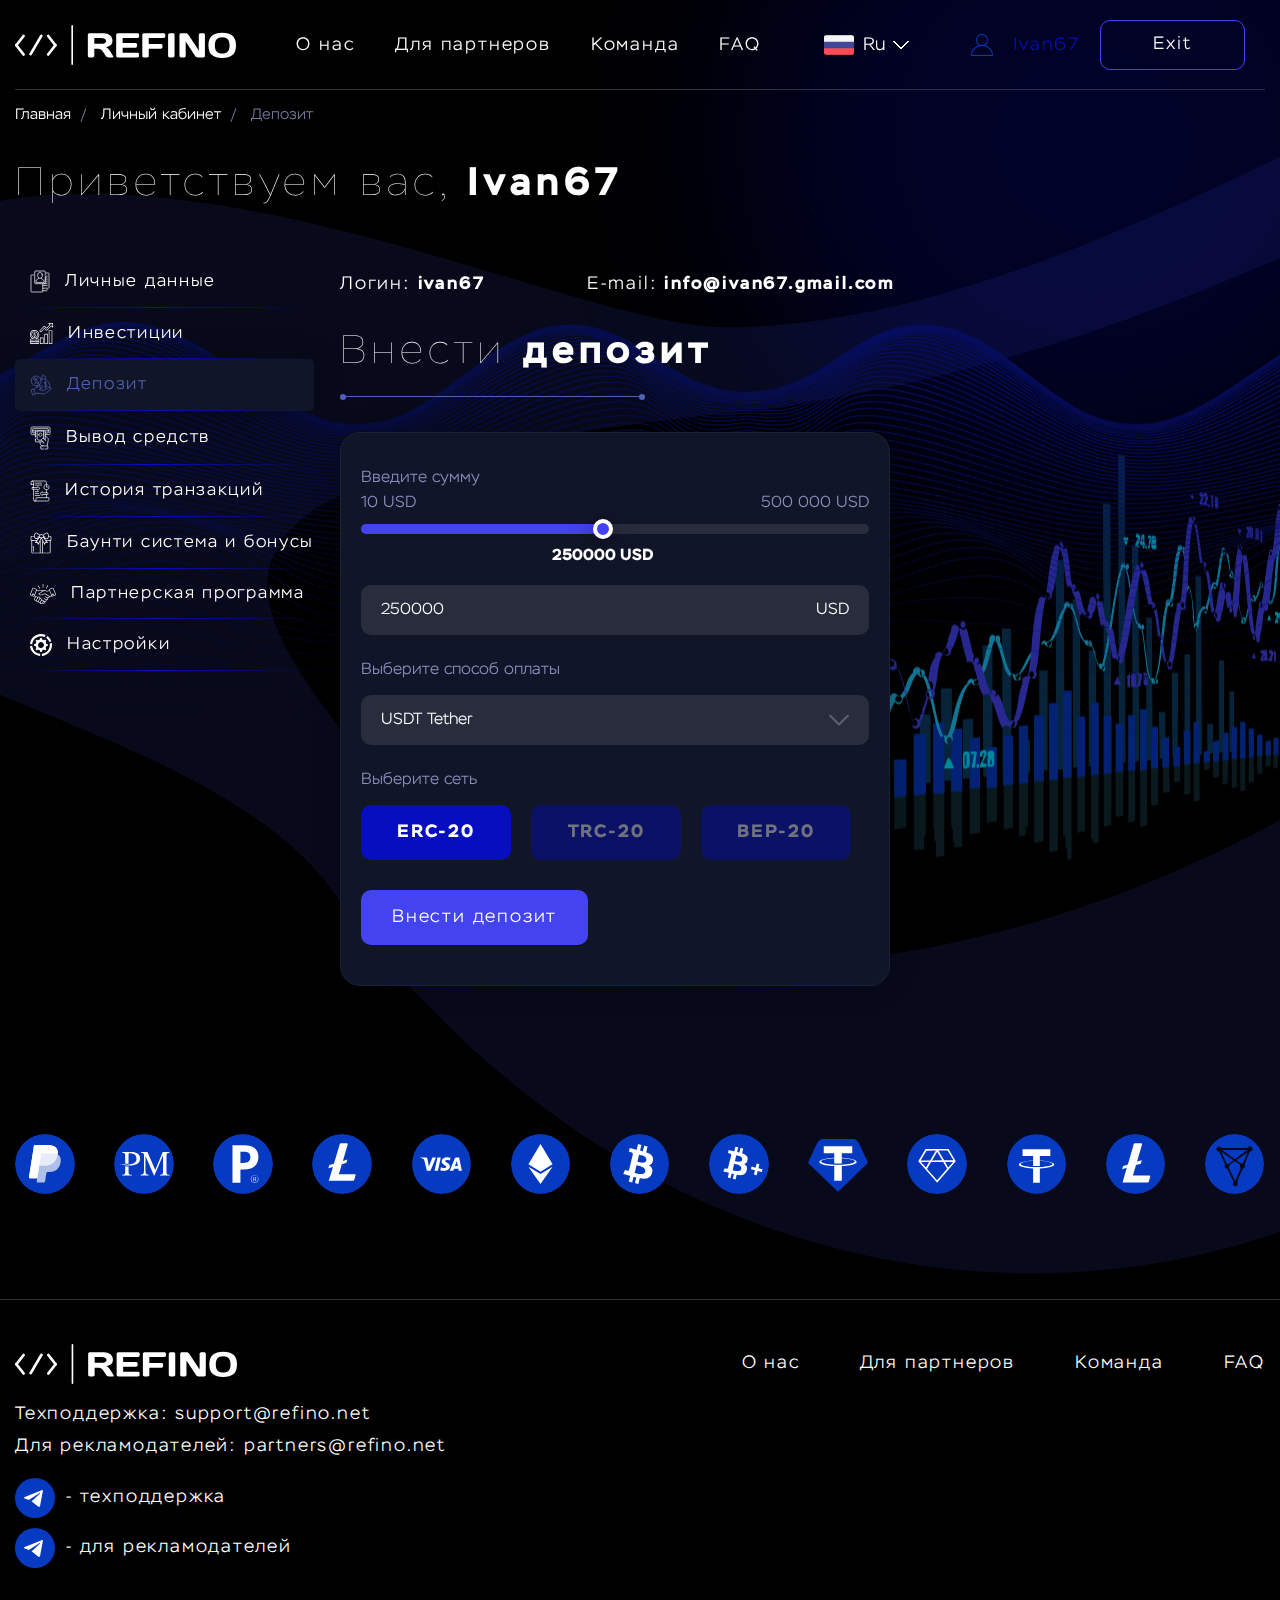
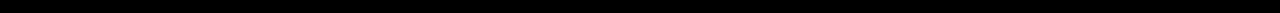
<file: deposit.html>
<!DOCTYPE html>
<html lang="en">

<head>
    <meta charset="UTF-8">
    <meta http-equiv="X-UA-Compatible" content="IE=edge">
    <meta name="viewport" content="width=device-width, initial-scale=1.0">
    <title>Deposit</title>
    <link rel="stylesheet" href="https://cdn.jsdelivr.net/npm/swiper@8/swiper-bundle.min.css" />
    <link rel="stylesheet" href="css/style.min.css">
</head>

<body>

    <header class="header">
        <div class="container">
            <div class="header__inner">
                <a class="header__logo logo" href="#">
                    <img class="logo-img" src="images/logo.svg" alt="logo">
                </a>
                <nav class="header__menu menu">
                    <ul class="menu__list">
                        <li class="menu__list-item">
                            <a class="menu__list-link" href="#">
                                О нас
                            </a>
                        </li>
                        <li class="menu__list-item">
                            <a class="menu__list-link" href="#">
                                Для партнеров
                            </a>
                        </li>
                        <li class="menu__list-item">
                            <a class="menu__list-link" href="#">
                                Команда
                            </a>
                        </li>
                        <li class="menu__list-item">
                            <a class="menu__list-link" href="#">
                                FAQ
                            </a>
                        </li>
                    </ul>
                </nav>
                <div class="header__lang lang">
                    <div class="lang__text">
                        <img src="images/flag-3.png" alt="img">
                        <span>
                            Ru
                        </span>
                    </div>
                    <div class="lang__inner">
                        <a class="lang__link" href="#">
                            <img src="images/flag-1.svg" alt="img">
                            <span>
                                Ukr
                            </span>
                        </a>
                        <a class="lang__link" href="#">
                            <img src="images/flag-3.png" alt="img">
                            <span>
                                Ru
                            </span>
                        </a>
                        <a class="lang__link" href="#">
                            <img src="images/flag-2.svg" alt="img">
                            <span>
                                Eng
                            </span>
                        </a>
                    </div>
                </div>
                <buton class="header__user" href="#">
                    <svg width="22" height="22" viewBox="0 0 22 22" fill="none" xmlns="http://www.w3.org/2000/svg">
                        <path
                            d="M13.629 11.3097C15.6008 10.3364 16.9608 8.3048 16.9608 5.961C16.9608 2.67408 14.2868 0 11 0C7.71317 0 5.03915 2.67408 5.03915 5.961C5.03915 8.3048 6.3992 10.3364 8.37097 11.3097C3.57102 12.4405 0 16.5953 0 21.5337C0 21.791 0.209027 22 0.466334 22H21.5337C21.791 22 22 21.791 22 21.5337C22 16.5953 18.429 12.4405 13.629 11.3097ZM5.97182 5.96045C5.97182 3.18761 8.22723 0.932143 11 0.932143C13.7728 0.932143 16.0282 3.18761 16.0282 5.96045C16.0282 8.73328 13.7728 10.9888 11 10.9888C8.22723 10.9888 5.97182 8.73328 5.97182 5.96045ZM0.944189 21.0673C1.2004 15.9918 5.61247 11.9374 11 11.9374C16.3875 11.9374 20.7996 15.9918 21.0558 21.0673H0.944189Z"
                            fill="#063AC0" />
                    </svg>
                    <span>
                        Ivan67
                    </span>
                    </button>
                    <a class="header__exit btn-unvsb" href="#">
                        Exit
                    </a>
                    <button class="header__burger burger burger--aside">
                        <svg width="35" height="27" viewBox="0 0 35 27" fill="none" xmlns="http://www.w3.org/2000/svg">
                            <path
                                d="M0 2.5C0 1.11929 1.11929 0 2.5 0H32.5C33.8807 0 35 1.11929 35 2.5C35 3.88071 33.8807 5 32.5 5H2.5C1.11929 5 0 3.88071 0 2.5Z"
                                fill="#4443F0" />
                            <path
                                d="M10 13.5C10 12.1193 11.1193 11 12.5 11H32.5C33.8807 11 35 12.1193 35 13.5C35 14.8807 33.8807 16 32.5 16H12.5C11.1193 16 10 14.8807 10 13.5Z"
                                fill="#4443F0" />
                            <path
                                d="M0 24.5C0 23.1193 1.11929 22 2.5 22H32.5C33.8807 22 35 23.1193 35 24.5C35 25.8807 33.8807 27 32.5 27H2.5C1.11929 27 0 25.8807 0 24.5Z"
                                fill="#4443F0" />
                        </svg>
                        <svg width="27" height="27" viewBox="0 0 27 27" fill="none" xmlns="http://www.w3.org/2000/svg">
                            <path
                                d="M0.767389 25.5161C-0.208921 24.5398 -0.208921 22.9569 0.767389 21.9806L21.9806 0.767389C22.9569 -0.208921 24.5398 -0.208921 25.5161 0.767389C26.4924 1.7437 26.4924 3.32661 25.5161 4.30292L4.30292 25.5161C3.32661 26.4924 1.7437 26.4924 0.767389 25.5161Z"
                                fill="#4443F0" />
                            <path
                                d="M25.517 25.5161C26.4933 24.5398 26.4933 22.9569 25.517 21.9806L4.30381 0.767389C3.3275 -0.208921 1.74459 -0.208921 0.768275 0.767389C-0.208036 1.7437 -0.208036 3.32661 0.768275 4.30292L21.9815 25.5161C22.9578 26.4924 24.5407 26.4924 25.517 25.5161Z"
                                fill="#4443F0" />
                        </svg>
                    </button>
            </div>
        </div>
    </header>

    <div class="wrapper">
        <main class="main">
            <div class="main__breadcrumbs breadcrumbs">
                <div class="container">
                    <ul class="breadcrumbs__list">
                        <li class="breadcrumbs__list-item">
                            <a class="breadcrumbs__list-link" href="#">
                                Главная
                            </a>
                        </li>
                        <li class="breadcrumbs__list-item">
                            <a class="breadcrumbs__list-link" href="#">
                                Личный кабинет
                            </a>
                        </li>
                        <li class="breadcrumbs__list-item">
                            <p class="breadcrumbs__list-text" href="#">
                                Депозит
                            </p>
                        </li>
                    </ul>
                </div>
            </div>
            <section class="main__cabinet cabinet">
                <div class="container">
                    <h2 class="cabinet__title title">
                        Приветствуем вас,
                        <span>
                            Ivan67
                        </span>
                        <span>

                        </span>
                    </h2>
                    <div class="cabinet__inner">
                        <aside class="cabinet__aside cabinet-aside">
                            <ul class="cabinet-aside__list">
                                <li class="cabinet-aside__list-item">
                                    <a class="cabinet-aside__list-link" href="#">
                                        <svg width="20" height="23" viewBox="0 0 20 23" fill="none"
                                            xmlns="http://www.w3.org/2000/svg">
                                            <path
                                                d="M17.1379 6.07042H15.2759V13.0423C15.2759 13.3908 14.9966 13.6761 14.6552 13.6761M14.6552 13.6761H5.34483C5.00345 13.6761 4.72414 13.3908 4.72414 13.0423V1.6338C4.72414 1.28521 5.00345 1 5.34483 1H14.6552C14.9966 1 15.2759 1.28521 15.2759 1.6338V4.80282M14.6552 13.6761H17.1379M17.1379 7.97183H15.2759M17.1379 9.87324H15.2759M17.1379 11.7746H15.2759M17.1379 15.5775H12.7931M8.85963 8.0028C8.85963 9.90945 5.96552 8.70438 5.96552 11.3076V12.4084H14.0345V11.3076C14.0345 8.70438 11.1404 9.90945 11.1404 8.0028M12.7931 18.1972H18.3793C18.7207 18.1972 19 17.912 19 17.5634V3.60704C19 3.25845 18.7207 2.97324 18.3793 2.97324H16.5172M12.7931 20.7324H16.5172C16.8586 20.7324 17.1379 20.4472 17.1379 20.0986V19.4648M12.7931 13.6761V21.3662C12.7931 21.7148 12.5138 22 12.1724 22H1.62069C1.27931 22 1 21.7148 1 21.3662V5.50845C1 5.15986 1.27931 4.87465 1.62069 4.87465H3.40455M12.2858 4.67352C12.2858 3.38445 11.2624 2.33944 10 2.33944C8.7376 2.33944 7.71417 3.38445 7.71417 4.67352V5.98025C7.71417 7.26932 8.7376 8.31434 10 8.31434C11.2624 8.31434 12.2858 7.26932 12.2858 5.98025V4.67352Z"
                                                stroke="white" stroke-width="0.7" stroke-miterlimit="10"
                                                stroke-linecap="round" stroke-linejoin="round" />
                                        </svg>
                                        <span>
                                            Личные данные
                                        </span>
                                    </a>
                                </li>
                                <li class="cabinet-aside__list-item">
                                    <a class="cabinet-aside__list-link" href="#">
                                        <svg width="23" height="21" viewBox="0 0 23 21" fill="none"
                                            xmlns="http://www.w3.org/2000/svg">
                                            <path
                                                d="M4.59995 8.41754C2.79127 8.41754 1.32103 9.89353 1.32103 11.7093C1.32103 13.5251 2.79127 15.001 4.59995 15.001C6.40863 15.001 7.87886 13.5251 7.87886 11.7093C7.87886 9.89353 6.40863 8.41754 4.59995 8.41754ZM4.59995 14.3653C3.14063 14.3653 1.95789 13.1743 1.95789 11.7129C1.95789 10.2516 3.14427 9.06054 4.59995 9.06054C6.05563 9.06054 7.242 10.2516 7.242 11.7129C7.242 13.1743 6.05927 14.3653 4.59995 14.3653Z"
                                                fill="white" />
                                            <path
                                                d="M4.59995 11.3914C4.35248 11.3914 4.15233 11.1905 4.15233 10.9421C4.15233 10.6936 4.35248 10.4927 4.59995 10.4927C4.84741 10.4927 5.04757 10.6936 5.04757 10.9421C5.04757 11.1174 5.1895 11.2636 5.36782 11.2636C5.54614 11.2636 5.68807 11.1211 5.68807 10.9421C5.68807 10.4525 5.36054 10.0397 4.91656 9.90449L4.91292 9.71451C4.90928 9.53914 4.76735 9.40031 4.59631 9.40031H4.59267C4.41799 9.40397 4.27606 9.54645 4.2797 9.72547L4.28334 9.90814C3.84299 10.047 3.5191 10.4562 3.5191 10.9421C3.5191 11.5412 4.00676 12.0308 4.60359 12.0308C4.85105 12.0308 5.05121 12.2317 5.05121 12.4802C5.05121 12.7286 4.85105 12.9295 4.60359 12.9295C4.35612 12.9295 4.15596 12.7286 4.15596 12.4802C4.15596 12.3048 4.01404 12.1587 3.83572 12.1587C3.65739 12.1587 3.51547 12.3011 3.51547 12.4802C3.51547 12.9697 3.84299 13.3826 4.28698 13.5177L4.29061 13.7077C4.29425 13.8831 4.43618 14.0219 4.61086 14.0219H4.6145C4.78918 14.0183 4.93111 13.8758 4.92747 13.6968L4.92384 13.5141C5.36418 13.3753 5.68807 12.9661 5.68807 12.4802C5.68807 11.881 5.20041 11.3914 4.59995 11.3914Z"
                                                fill="white" />
                                            <path
                                                d="M8.57031 15.6879H6.92176C8.00988 15.0449 8.82506 13.9671 9.098 12.6665C9.20717 12.1185 9.22901 11.6253 9.16714 11.1613C8.89784 8.84134 6.93267 7.09134 4.59995 7.09134C2.06343 7.09134 0 9.16284 0 11.7056C0 13.4008 0.917078 14.8805 2.27814 15.6842H0.629581C0.280218 15.6842 0 15.9692 0 16.3163V18.0224C0 18.1357 0.0327528 18.2416 0.0873408 18.3366C0.0327528 18.428 0 18.5339 0 18.6508V20.3606C0 20.7114 0.283857 20.9927 0.629581 20.9927H8.57031C8.91604 20.9927 9.19989 20.7077 9.19989 20.3606V18.6545C9.19989 18.5412 9.16714 18.4353 9.11255 18.3403C9.16714 18.249 9.19989 18.143 9.19989 18.0261V16.3199C9.20353 15.9729 8.91968 15.6879 8.57031 15.6879ZM0.63686 11.7093C0.63686 9.51722 2.41643 7.73434 4.59995 7.73434C6.61242 7.73434 8.30465 9.24321 8.53392 11.2416V11.249C8.58851 11.6435 8.56667 12.0673 8.47205 12.5423C8.09358 14.3653 6.46322 15.6915 4.59631 15.6915C2.41643 15.6879 0.63686 13.905 0.63686 11.7093ZM8.56667 16.3272L8.57395 18.0224H7.93709V17.5767C7.93709 17.4014 7.79516 17.2552 7.61684 17.2552C7.43852 17.2552 7.29659 17.3977 7.29659 17.5767V18.0224H6.72524V17.5767C6.72524 17.4014 6.58331 17.2552 6.40499 17.2552C6.22667 17.2552 6.08474 17.3977 6.08474 17.5767V18.0224H5.51339V17.5767C5.51339 17.4014 5.37146 17.2552 5.19314 17.2552C5.01482 17.2552 4.87289 17.3977 4.87289 17.5767V18.0224H4.30153V17.5767C4.30153 17.4014 4.1596 17.2552 3.98128 17.2552C3.80296 17.2552 3.66103 17.3977 3.66103 17.5767V18.0224H3.10788V17.5767C3.10788 17.4014 2.96595 17.2552 2.78763 17.2552C2.60931 17.2552 2.46738 17.3977 2.46738 17.5767V18.0224H1.9033V17.5767C1.9033 17.4014 1.76137 17.2552 1.58305 17.2552C1.40473 17.2552 1.2628 17.3977 1.2628 17.5767V18.0224H0.63686L0.629581 16.3272H8.56667ZM7.93709 20.357V19.9113C7.93709 19.7359 7.79516 19.5898 7.61684 19.5898C7.43852 19.5898 7.29659 19.7323 7.29659 19.9113V20.3606H6.72524V19.9113C6.72524 19.7359 6.58331 19.5898 6.40499 19.5898C6.22667 19.5898 6.08474 19.7323 6.08474 19.9113V20.3606H5.51339V19.9113C5.51339 19.7359 5.37146 19.5898 5.19314 19.5898C5.01482 19.5898 4.87289 19.7323 4.87289 19.9113V20.3606H4.30153V19.9113C4.30153 19.7359 4.1596 19.5898 3.98128 19.5898C3.80296 19.5898 3.66103 19.7323 3.66103 19.9113V20.3606H3.08968V19.9076C3.08968 19.7323 2.94775 19.5861 2.76943 19.5861C2.59111 19.5861 2.44918 19.7286 2.44918 19.9076V20.3606H1.87783V19.9076C1.87783 19.7323 1.7359 19.5861 1.55758 19.5861C1.37926 19.5861 1.23733 19.7286 1.23733 19.9076V20.3606H0.611385L0.604107 18.6618H8.53756L8.54484 20.357H7.93709Z"
                                                fill="white" />
                                            <path
                                                d="M13.254 14.5078H10.3426C10.1679 14.5078 10.0224 14.6503 10.0224 14.8293V20.6748C10.0224 20.8502 10.1643 20.9963 10.3426 20.9963H13.254C13.4286 20.9963 13.5742 20.8539 13.5742 20.6748V14.8293C13.5706 14.654 13.4286 14.5078 13.254 14.5078ZM12.9337 20.3533H10.6592V15.1472H12.9337V20.3533Z"
                                                fill="white" />
                                            <path
                                                d="M17.621 10.8544H14.7096C14.535 10.8544 14.3894 10.9969 14.3894 11.1759V20.6785C14.3894 20.8539 14.5313 21 14.7096 21H17.621C17.7957 21 17.9412 20.8575 17.9412 20.6785V11.1722C17.9412 10.9969 17.7957 10.8544 17.621 10.8544ZM17.3044 20.3533H15.0299V11.4937H17.3044V20.3533Z"
                                                fill="white" />
                                            <path
                                                d="M21.9917 7.19729H19.0803C18.9056 7.19729 18.7601 7.33977 18.7601 7.51879V20.6785C18.7601 20.8539 18.902 21 19.0803 21H21.9917C22.1664 21 22.3119 20.8575 22.3119 20.6785V7.51514C22.3083 7.33977 22.1664 7.19729 21.9917 7.19729ZM21.6714 20.3533H19.3969V7.83664H21.6714V20.3533Z"
                                                fill="white" />
                                            <path
                                                d="M22.6868 0H18.7018C18.5745 0 18.458 0.0767223 18.4071 0.197286C18.3561 0.31785 18.3852 0.453027 18.4762 0.544363L19.6626 1.73539L16.5584 4.85177L15.1536 3.43789C14.7278 3.01044 13.9709 3.00678 13.5415 3.43789L9.38549 7.62839C9.26176 7.75261 9.26176 7.9572 9.38549 8.08142L10.5464 9.24687C10.6046 9.30532 10.6883 9.34186 10.772 9.34186C10.8557 9.34186 10.9394 9.30898 10.9977 9.24687L14.3494 5.87109L15.7541 7.28132C16.1799 7.70877 16.9405 7.70877 17.3626 7.28132L21.2711 3.35752L22.4575 4.54854C22.5485 4.63987 22.6868 4.6691 22.8032 4.61795C22.9233 4.56681 22.9997 4.4499 22.9997 4.32202V0.31785C23.007 0.142484 22.8651 0 22.6868 0ZM22.3702 3.54749L21.5004 2.67432C21.3767 2.5501 21.1729 2.5501 21.0491 2.67432L16.915 6.82463C16.7294 7.01096 16.3946 7.01096 16.2053 6.82463L14.575 5.18789C14.5168 5.12944 14.4331 5.0929 14.3494 5.0929C14.2657 5.0929 14.182 5.12578 14.1237 5.18789L10.772 8.56367L10.0624 7.85125L13.9927 3.89457C14.182 3.70459 14.5131 3.70459 14.7024 3.89457L16.3327 5.53497C16.4528 5.65553 16.6639 5.65553 16.784 5.53497L20.3395 1.96555C20.4632 1.84134 20.4632 1.63674 20.3395 1.51253L19.4697 0.639353H22.3702V3.54749Z"
                                                fill="white" />
                                        </svg>
                                        <span>
                                            Инвестиции
                                        </span>
                                    </a>
                                </li>
                                <li class="cabinet-aside__list-item cabinet-aside__list-item--active">
                                    <a class="cabinet-aside__list-link" href="#">
                                        <svg width="22" height="22" viewBox="0 0 22 22" fill="none"
                                            xmlns="http://www.w3.org/2000/svg">
                                            <path
                                                d="M3.74822 15.6112L4.60686 15.3762C4.56776 14.783 4.85081 14.1943 5.37667 13.8571C5.43451 13.8197 5.49524 13.7854 5.55919 13.7549L10.1575 11.5359C10.2426 11.4949 10.3293 11.4627 10.4178 11.4389C11.0703 11.2623 11.779 11.546 12.113 12.154C12.4923 12.8446 12.2532 13.7074 11.5713 14.111L9.04711 15.606L13.2951 16.3368C13.8063 16.4245 14.3321 16.3183 14.768 16.039L18.9928 13.3295C19.5593 12.9657 20.3133 13.0921 20.7276 13.6201C20.8346 13.7569 20.91 13.9086 20.954 14.0659C21.0868 14.5452 20.9296 15.0776 20.5133 15.4076H20.5129L15.2588 19.5714C14.827 19.9139 14.2727 20.0696 13.7228 20.0032L6.64145 19.1517L5.19789 19.6793M9.6919 12.6519C9.6919 12.6519 9.77679 13.0889 10.0725 13.5252C10.2063 13.7225 10.4711 13.786 10.6832 13.6742L11.0619 13.4746M4.43741 17.4036C4.76164 18.299 5.0594 19.2032 5.33027 20.1171C4.5535 20.5964 3.7103 20.8905 2.8016 21C2.10833 19.3537 1.50793 17.6748 1 15.9637C1.77713 15.4849 2.61993 15.1903 3.52908 15.0808C3.69527 15.476 3.85657 15.8732 4.01217 16.2724M7.17289 12.9764C7.15416 12.7881 7.14438 12.5933 7.14438 12.3921C7.14438 12.1498 7.15827 11.9051 7.18511 11.6585M18.4892 8.11637C19.3096 9.42303 19.7975 10.9595 19.7975 12.3921C19.7975 12.6464 19.782 12.8899 19.7523 13.1237M10.8665 5.6588C11.6608 5.17388 12.5426 4.88777 13.4709 4.88777C15.1328 4.88777 16.6452 5.80447 17.7744 7.13728M11.8136 5.19481C10.493 3.59359 11.2335 2.00725 12.4095 2.50464C12.4095 2.50464 12.3032 1 13.4709 1C14.6387 1 14.5325 2.50464 14.5325 2.50464C15.7088 2.00725 16.4489 3.59359 15.1284 5.19481M16.5011 8.34645C16.5011 8.34645 15.9103 7.80809 14.9997 8.07912C14.1635 8.32798 13.9559 9.45829 14.5241 9.89858C14.8504 10.1514 15.3412 10.3593 16.0029 10.5903C17.4837 11.1075 16.9363 13.1706 15.43 13.1805C14.8422 13.1844 14.5674 13.1475 14.051 12.8138M15.43 7.30638V13.9336M7.26116 4.21422L5.0199 9.49037M9.58836 10.3511C7.6642 12.2521 4.54442 12.2521 2.62022 10.3511C0.695973 8.45004 0.695973 5.36788 2.62022 3.46681C4.54442 1.56579 7.6642 1.56579 9.58836 3.46681C11.5126 5.36788 11.5126 8.45004 9.58836 10.3511ZM5.58114 5.10525C5.58114 5.73314 5.13773 6.24216 4.59086 6.24216C4.0439 6.24216 3.60049 5.73314 3.60049 5.10525C3.60049 4.47732 4.0439 3.96834 4.59086 3.96834C5.13773 3.96834 5.58114 4.47732 5.58114 5.10525ZM8.60807 8.71265C8.60807 9.34055 8.1647 9.84957 7.61779 9.84957C7.07083 9.84957 6.62746 9.34055 6.62746 8.71265C6.62746 8.08472 7.07083 7.5757 7.61779 7.5757C8.1647 7.5757 8.60807 8.08472 8.60807 8.71265Z"
                                                stroke="white" stroke-width="0.7" stroke-miterlimit="10"
                                                stroke-linecap="round" stroke-linejoin="round" />
                                        </svg>
                                        <span>
                                            Депозит
                                        </span>
                                    </a>
                                </li>
                                <li class="cabinet-aside__list-item">
                                    <a class="cabinet-aside__list-link" href="#">
                                        <svg width="21" height="24" viewBox="0 0 21 24" fill="none"
                                            xmlns="http://www.w3.org/2000/svg">
                                            <path
                                                d="M13.5053 12.5728V4.81703H7.11418V12.7924C7.11418 13.16 7.06485 13.0308 7.37082 13.0998C7.79437 13.1977 8.12814 13.5289 8.22426 13.9506C8.29 14.2354 8.16355 14.2015 8.49352 14.2015H11.5936M12.5633 19.8982C10.4102 19.8982 9.94372 17.5279 9.94372 15.8841M15.1994 9.97666L17.2792 11.5075C18.3059 12.2842 18.3994 13.3144 18.1718 14.4888L17.1249 19.8982M13.9933 17.1277C13.9136 16.7248 13.6241 16.3346 13.4382 16.1715C12.9679 15.7536 12.4963 15.3371 12.0248 14.9192C11.4444 14.4048 11.3926 13.5126 11.9109 12.9367C12.4294 12.3595 13.3282 12.3093 13.9098 12.8225L15.8784 14.5654M5.41873 13.9167V12.7372V15.4877C5.41873 15.706 5.59826 15.8841 5.81699 15.8841H13.1146M5.41873 10.0256V11.2051V4.81703M13.4876 23H11.2523C10.9514 23 10.7048 22.7553 10.7048 22.4579V20.4403C10.7048 20.1416 10.9514 19.8969 11.2523 19.8969H17.2666C17.5675 19.8969 17.814 20.1416 17.814 20.4403V22.4579C17.814 22.7553 17.5675 23 17.2666 23H15.0326M2.69416 4.81701H18.3058M5.41873 6.9514H2.90277C2.78898 6.9514 2.69416 6.85853 2.69416 6.74437V2.88843C2.69416 2.77551 2.78898 2.6814 2.90277 2.6814H18.0959C18.211 2.6814 18.3058 2.77551 18.3058 2.88843V6.74437C18.3058 6.85853 18.211 6.9514 18.0959 6.9514H15.1994M15.1994 4.81701V13.9656M5.41873 8.63405H2.2112C1.54492 8.63405 1 8.09326 1 7.43197V2.20203C1 1.54079 1.54492 1 2.2112 1H18.7888C19.4551 1 20 1.54079 20 2.20203V7.43197C20 8.09326 19.4551 8.63405 18.7888 8.63405H15.1994M8.67182 8.68926C8.67182 7.79208 9.40509 7.06559 10.3091 7.06559C11.2131 7.06559 11.9464 7.79208 11.9464 8.68926C11.9464 9.58767 11.2131 10.3142 10.3091 10.3142C9.40509 10.3142 8.67182 9.58767 8.67182 8.68926Z"
                                                stroke="white" stroke-width="0.7" stroke-miterlimit="10"
                                                stroke-linecap="round" stroke-linejoin="round" />
                                        </svg>
                                        <span>
                                            Вывод средств
                                        </span>
                                    </a>
                                </li>
                                <li class="cabinet-aside__list-item">
                                    <a class="cabinet-aside__list-link" href="#">
                                        <svg width="20" height="22" viewBox="0 0 20 22" fill="none"
                                            xmlns="http://www.w3.org/2000/svg">
                                            <path
                                                d="M4.78975 21C5.4903 21 6.05819 20.4157 6.05819 19.6949V17.8771C6.05819 17.766 6.14576 17.6759 6.25374 17.6759H18.7775C18.8855 17.6759 18.9731 17.766 18.9731 17.8771V19.6949C18.9731 20.4157 18.4052 21 17.7046 21H4.78975ZM4.78975 21C4.09636 20.9914 3.53684 20.4103 3.53684 19.6949V16.7509M16.4362 5.46884V7.128H17.4279M18.6216 5.74804C18.8616 6.14953 19 6.62212 19 7.128C19 8.58489 17.8521 9.7659 16.4362 9.7659C15.0203 9.7659 13.8724 8.58485 13.8724 7.128C13.8724 5.67114 15.0203 4.49009 16.4362 4.49009C16.895 4.49009 17.3256 4.61408 17.6982 4.83126M2.33113 1H15.1678C15.8683 1 16.4362 1.5843 16.4362 2.30511V4.18881M5.23315 11.6791H8.5091M5.23315 13.6137H8.5091M5.23315 15.5483H9.68242M5.23315 3.1276H11.638M5.23315 5.06216H11.638M14.6336 12.7703H17.6485C17.7835 12.7703 17.8929 12.8828 17.8929 13.0217V14.2057C17.8929 14.3446 17.7835 14.4572 17.6485 14.4572H12.6365V15.2922C12.6365 15.5049 12.3988 15.6245 12.2356 15.4941L10.1363 13.8155C10.0084 13.7132 10.0084 13.5143 10.1363 13.4119L12.2357 11.7334C12.3989 11.6029 12.6365 11.7226 12.6365 11.9352V12.7703H13.3553M3.53688 7.42981V4.3643M3.53688 15.4356V9.2795M16.4362 14.6198V17.5954M16.4362 9.80658V12.6114M1.19567 4.32406H3.53684V2.30511C3.53688 1.5843 2.96895 1 2.26844 1C1.56789 1 1 1.5843 1 2.30511V4.12273C1 4.23392 1.08761 4.32406 1.19567 4.32406ZM2.35147 7.5428H7.36355V6.70772C7.36355 6.49508 7.60118 6.37544 7.76435 6.5059L9.86366 8.18441C9.99163 8.28675 9.99163 8.4857 9.86366 8.58803L7.76432 10.2666C7.60115 10.397 7.36351 10.2774 7.36351 10.0648V9.22968H2.35147C2.2165 9.22968 2.10711 9.11713 2.10711 8.97825V7.79423C2.10707 7.65536 2.2165 7.5428 2.35147 7.5428Z"
                                                stroke="white" stroke-width="0.7" stroke-miterlimit="10"
                                                stroke-linecap="round" stroke-linejoin="round" />
                                        </svg>
                                        <span>
                                            История транзакций
                                        </span>
                                    </a>
                                </li>
                                <li class="cabinet-aside__list-item">
                                    <a class="cabinet-aside__list-link" href="#">
                                        <svg width="22" height="22" viewBox="0 0 22 22" fill="none"
                                            xmlns="http://www.w3.org/2000/svg">
                                            <path
                                                d="M9.38982 4.25204L9.73982 4.25259L9.73982 4.25249L9.38982 4.25204ZM9.75937 3.27277L10.024 3.50185L10.0242 3.50164L9.75937 3.27277ZM13.1102 3.34066L12.8328 3.55411L12.8333 3.55473L13.1102 3.34066ZM13.4232 4.25204L13.0732 4.2516V4.25204H13.4232ZM7.28903 6.35004L7.11026 6.04914C6.94519 6.14721 6.88995 6.35996 6.98645 6.52595C7.08295 6.69194 7.29516 6.7492 7.46206 6.65427L7.28903 6.35004ZM7.2557 6.36992L7.43099 6.67292L7.43633 6.6697L7.2557 6.36992ZM7.23944 6.37927L7.06453 6.0761C6.89734 6.17256 6.8398 6.38615 6.93591 6.55354C7.03202 6.72093 7.2455 6.77891 7.41308 6.68315L7.23944 6.37927ZM7.22074 6.39024L7.39076 6.69629L7.39819 6.69192L7.22074 6.39024ZM7.19716 6.4041L7.02242 6.10084L7.02097 6.10168L7.19716 6.4041ZM7.08862 6.46788L7.26616 6.76952L7.26705 6.76899L7.08862 6.46788ZM5.88171 6.64715L5.80352 6.98831L5.8037 6.98835L5.88171 6.64715ZM4.51057 4.25081L4.85961 4.22491L4.85961 4.22487L4.51057 4.25081ZM7.26017 1.33902L7.04602 1.61587L7.04612 1.61594L7.26017 1.33902ZM7.34106 1.40163L7.5944 1.16013C7.58285 1.14802 7.57045 1.13675 7.5573 1.12641L7.34106 1.40163ZM7.34187 1.40248L7.08854 1.64398C7.10269 1.65882 7.11811 1.67239 7.13463 1.68453L7.34187 1.40248ZM7.36419 1.41951L7.57876 1.14294L7.57419 1.13951L7.36419 1.41951ZM7.42602 1.46748L7.21148 1.74402C7.22958 1.75806 7.24901 1.77029 7.2695 1.78053L7.42602 1.46748ZM7.42805 1.4687H7.77805C7.77805 1.2754 7.62135 1.1187 7.42805 1.1187V1.4687ZM7.42805 1.46911H7.07805C7.07805 1.57743 7.12821 1.67965 7.21388 1.74593L7.42805 1.46911ZM15.6719 6.35244L15.852 6.05231L15.8518 6.05221L15.6719 6.35244ZM15.6801 6.35732L15.5043 6.65999C15.6659 6.75384 15.8728 6.70415 15.9741 6.54712C16.0755 6.39009 16.0356 6.18114 15.8835 6.07251L15.6801 6.35732ZM12.8964 3.06346C12.7435 3.18176 12.7155 3.40158 12.8338 3.55446C12.9521 3.70733 13.1719 3.73536 13.3248 3.61707L12.8964 3.06346ZM15.6967 1.33904L15.4828 1.06207L15.4825 1.06224L15.6967 1.33904ZM18.4463 4.25079L18.0973 4.22476L18.0973 4.22501L18.4463 4.25079ZM17.0756 6.64717L17.1536 6.98838L17.1538 6.98833L17.0756 6.64717ZM15.8683 6.46786L16.0457 6.16616L16.0456 6.16613L15.8683 6.46786ZM15.7016 6.3699L15.5232 6.67098L15.5243 6.67163L15.7016 6.3699ZM15.6577 6.34392L15.8376 6.04369C15.7833 6.01112 15.7211 5.99392 15.6577 5.99392V6.34392ZM15.6573 6.34392L15.4632 6.63515C15.5207 6.67347 15.5882 6.69392 15.6573 6.69392V6.34392ZM15.6561 6.34311L15.3972 6.5786C15.4164 6.59976 15.4382 6.61848 15.462 6.63434L15.6561 6.34311ZM15.6557 6.34266L15.9146 6.10717C15.8909 6.08109 15.8634 6.05875 15.833 6.0409L15.6557 6.34266ZM17.4894 10.7537L17.3988 11.0917C17.5421 11.1301 17.6939 11.0741 17.7779 10.9518C17.8619 10.8296 17.8597 10.6677 17.7725 10.5478L17.4894 10.7537ZM15.2683 10.1585L15.3589 9.82047C15.2692 9.79644 15.1737 9.80902 15.0933 9.85544C15.0129 9.90185 14.9542 9.9783 14.9302 10.068L15.2683 10.1585ZM14.6732 12.3797L14.3608 12.5375C14.4262 12.667 14.5648 12.7427 14.7092 12.7278C14.8536 12.7129 14.9737 12.6104 15.0113 12.4703L14.6732 12.3797ZM8.13983 12.3797L7.80175 12.4703C7.83931 12.6104 7.95949 12.7129 8.10384 12.7278C8.2482 12.7427 8.38679 12.667 8.45223 12.5375L8.13983 12.3797ZM7.54471 10.1585L7.88278 10.068C7.85876 9.9783 7.8001 9.90185 7.71971 9.85543C7.63932 9.80902 7.54379 9.79644 7.45412 9.82047L7.54471 10.1585ZM5.32361 10.7537L5.04244 10.5452C4.95378 10.6648 4.95048 10.8274 5.03422 10.9505C5.11795 11.0736 5.27039 11.1303 5.41419 11.0917L5.32361 10.7537ZM9.87181 5.206C9.98693 5.05071 9.95436 4.83151 9.79908 4.7164C9.64379 4.60128 9.42459 4.63385 9.30947 4.78913L9.87181 5.206ZM18.461 3.90204C18.2677 3.90204 18.111 4.05874 18.111 4.25204C18.111 4.44534 18.2677 4.60204 18.461 4.60204V3.90204ZM21 8.31708V8.66708C21.1933 8.66708 21.35 8.51038 21.35 8.31708H21ZM15.7175 7.96708C15.5242 7.96708 15.3675 8.12378 15.3675 8.31708C15.3675 8.51038 15.5242 8.66708 15.7175 8.66708V7.96708ZM7.12967 8.66708C7.32297 8.66708 7.47967 8.51038 7.47967 8.31708C7.47967 8.12378 7.32297 7.96708 7.12967 7.96708V8.66708ZM1 8.31708H0.65C0.65 8.51038 0.8067 8.66708 1 8.66708V8.31708ZM4.49593 4.60204C4.68923 4.60204 4.84593 4.44534 4.84593 4.25204C4.84593 4.05874 4.68923 3.90204 4.49593 3.90204V4.60204ZM20.537 8.31708C20.537 8.12378 20.3803 7.96708 20.187 7.96708C19.9937 7.96708 19.837 8.12378 19.837 8.31708H20.537ZM2.16301 8.31708C2.16301 8.12378 2.00631 7.96708 1.81301 7.96708C1.61971 7.96708 1.46301 8.12378 1.46301 8.31708H2.16301ZM7.74797 3.90204C7.55467 3.90204 7.39797 4.05874 7.39797 4.25204C7.39797 4.44534 7.55467 4.60204 7.74797 4.60204L7.74797 3.90204ZM15.0651 4.60204C15.2584 4.60204 15.4151 4.44534 15.4151 4.25204C15.4151 4.05874 15.2584 3.90204 15.0651 3.90204L15.0651 4.60204ZM12.976 8.32724C12.976 8.13394 12.8193 7.97724 12.626 7.97724C12.4327 7.97724 12.276 8.13394 12.276 8.32724H12.976ZM12.276 21C12.276 21.1933 12.4327 21.35 12.626 21.35C12.8193 21.35 12.976 21.1933 12.976 21H12.276ZM9.83699 21C9.83699 21.1933 9.99369 21.35 10.187 21.35C10.3803 21.35 10.537 21.1933 10.537 21H9.83699ZM10.537 8.32724C10.537 8.13394 10.3803 7.97724 10.187 7.97724C9.99369 7.97724 9.83699 8.13394 9.83699 8.32724H10.537ZM3.78902 16.6911C3.78902 16.4978 3.63232 16.3411 3.43902 16.3411C3.24572 16.3411 3.08902 16.4978 3.08902 16.6911H3.78902ZM3.08902 19.374C3.08902 19.5673 3.24572 19.724 3.43902 19.724C3.63232 19.724 3.78902 19.5673 3.78902 19.374H3.08902ZM3.43902 15.0085C3.47012 15.0085 3.49553 15.034 3.49553 15.065H4.19553C4.19553 14.6474 3.85671 14.3085 3.43902 14.3085V15.0085ZM3.49553 15.065C3.49553 15.0961 3.47012 15.1215 3.43902 15.1215V15.8215C3.85671 15.8215 4.19553 15.4827 4.19553 15.065H3.49553ZM3.43902 15.1215C3.40793 15.1215 3.38252 15.0961 3.38252 15.065H2.68252C2.68252 15.4827 3.02133 15.8215 3.43902 15.8215V15.1215ZM3.38252 15.065C3.38252 15.034 3.40793 15.0085 3.43902 15.0085V14.3085C3.02133 14.3085 2.68252 14.6474 2.68252 15.065H3.38252ZM11.3905 5.52806C10.5813 5.52372 10.1089 5.1931 9.89338 4.82186L9.28797 5.17327C9.64964 5.79634 10.3756 6.22263 11.3867 6.22805L11.3905 5.52806ZM9.89344 4.82197C9.79052 4.64451 9.73951 4.44843 9.73982 4.25259L9.03982 4.25149C9.03932 4.57028 9.12254 4.88802 9.28791 5.17316L9.89344 4.82197ZM9.73982 4.25249C9.74016 3.98798 9.83359 3.7218 10.024 3.50185L9.49475 3.0437C9.19321 3.39204 9.04038 3.82097 9.03982 4.25159L9.73982 4.25249ZM10.0242 3.50164C10.2752 3.21116 10.7204 2.97602 11.4065 2.97602V2.27602C10.5544 2.27602 9.90123 2.57341 9.49458 3.0439L10.0242 3.50164ZM11.4065 2.97602C12.1338 2.97602 12.5903 3.239 12.8328 3.55411L13.3876 3.12721C12.9894 2.6098 12.3101 2.27602 11.4065 2.27602V2.97602ZM12.8333 3.55473C12.9945 3.7633 13.0735 4.00796 13.0732 4.2516L13.7732 4.25248C13.7737 3.85547 13.6445 3.45948 13.3871 3.12658L12.8333 3.55473ZM13.0732 4.25204C13.0732 4.42953 13.0309 4.60761 12.9457 4.7719L13.5672 5.09397C13.7041 4.8298 13.7732 4.54121 13.7732 4.25204H13.0732ZM12.9458 4.77184C12.7418 5.1652 12.2637 5.52337 11.4225 5.52806L11.4264 6.22805C12.4802 6.22217 13.2232 5.75758 13.5672 5.09403L12.9458 4.77184ZM9.59068 4.99757C9.41335 4.69581 9.41334 4.69582 9.41332 4.69583C9.4133 4.69584 9.41328 4.69586 9.41324 4.69588C9.41317 4.69592 9.41307 4.69598 9.41293 4.69606C9.41265 4.69622 9.41223 4.69647 9.41168 4.69679C9.41058 4.69744 9.40893 4.69841 9.40676 4.69968C9.40242 4.70224 9.39598 4.70602 9.38757 4.71096C9.37076 4.72084 9.3461 4.73533 9.31472 4.75378C9.25194 4.79066 9.16227 4.84336 9.05463 4.90662C8.83936 5.03312 8.55227 5.20183 8.26497 5.37066C7.97767 5.53949 7.69017 5.70843 7.47409 5.83539C7.25523 5.96399 7.11476 6.04651 7.116 6.0458L7.46206 6.65427C7.46819 6.65079 8.04783 6.31017 8.61961 5.97417C8.90692 5.80534 9.19401 5.63663 9.40928 5.51012C9.51692 5.44687 9.6066 5.39417 9.66937 5.35728C9.70076 5.33884 9.72541 5.32435 9.74223 5.31447C9.75063 5.30953 9.75708 5.30574 9.76142 5.30319C9.76359 5.30191 9.76524 5.30095 9.76634 5.3003C9.76689 5.29997 9.76731 5.29973 9.76759 5.29957C9.76772 5.29948 9.76783 5.29942 9.7679 5.29938C9.76793 5.29936 9.76796 5.29935 9.76798 5.29934C9.76799 5.29932 9.768 5.29932 9.59068 4.99757ZM7.4678 6.65094C7.46889 6.65029 7.47068 6.64922 7.47253 6.6481C7.47304 6.64779 7.47393 6.64725 7.47502 6.64658C7.47537 6.64636 7.47859 6.64438 7.48254 6.64181C7.48372 6.64103 7.48577 6.63969 7.48829 6.63797C7.49005 6.63677 7.49564 6.63295 7.50255 6.62772C7.50569 6.62534 7.51318 6.61961 7.5222 6.61169C7.52675 6.60762 7.53759 6.59734 7.54379 6.59104C7.55317 6.58087 7.57686 6.55102 7.5902 6.53073C7.61304 6.4864 7.64076 6.32983 7.61764 6.22226C7.54656 6.10926 7.37352 6.00849 7.30553 5.99898C7.27408 5.99911 7.22605 6.00482 7.20948 6.00838C7.1994 6.01096 7.18274 6.01594 7.17611 6.01818C7.1554 6.02539 7.13956 6.03328 7.13912 6.03349C7.13456 6.03569 7.13102 6.03752 7.12939 6.03837C7.12593 6.04018 7.12324 6.04166 7.12229 6.04218C7.11606 6.04561 7.10873 6.04998 7.10871 6.05C7.10237 6.05375 7.09142 6.06027 7.07506 6.07013L7.43633 6.6697C7.45168 6.66045 7.46085 6.65499 7.46498 6.65255C7.47019 6.64947 7.46568 6.6522 7.4601 6.65527C7.45919 6.65577 7.45654 6.65723 7.45309 6.65903C7.45148 6.65987 7.44794 6.6617 7.44339 6.6639C7.44297 6.6641 7.42713 6.67199 7.40642 6.6792C7.3998 6.68144 7.38313 6.68642 7.37305 6.689C7.35649 6.69256 7.30845 6.69827 7.277 6.6984C7.20902 6.68889 7.03598 6.58812 6.9649 6.47511C6.94178 6.36754 6.9695 6.21098 6.99234 6.16665C7.00568 6.14636 7.02936 6.11651 7.03874 6.10634C7.04494 6.10004 7.05578 6.08976 7.06033 6.08569C7.06935 6.07777 7.07684 6.07204 7.07997 6.06967C7.08688 6.06444 7.09246 6.06062 7.09422 6.05943C7.09673 6.05772 7.09877 6.05638 7.09994 6.05562C7.10383 6.05307 7.10696 6.05115 7.10719 6.05101C7.10816 6.05041 7.10891 6.04996 7.10924 6.04976C7.11035 6.04908 7.11089 6.04876 7.11026 6.04914L7.4678 6.65094ZM7.08043 6.06696C7.076 6.06952 7.07089 6.07246 7.06579 6.07538L7.41308 6.68315C7.41936 6.67956 7.42555 6.676 7.43096 6.67287L7.08043 6.06696ZM7.41434 6.68243C7.41717 6.6808 7.41877 6.67987 7.41924 6.6796C7.41937 6.67952 7.41923 6.67961 7.41908 6.67969C7.41904 6.67971 7.41896 6.67976 7.41885 6.67983C7.41884 6.67983 7.41845 6.68005 7.41797 6.68033C7.41759 6.68055 7.41606 6.68142 7.41491 6.68206C7.31214 6.71994 6.90178 6.45012 7.06365 6.07667C7.06485 6.07596 7.06645 6.07501 7.06684 6.07478C7.06704 6.07466 7.06735 6.07448 7.06747 6.07441C7.06767 6.07429 7.06783 6.0742 7.06788 6.07417C7.06794 6.07413 7.068 6.0741 7.06802 6.07409C7.06808 6.07405 7.06812 6.07403 7.06813 6.07402C7.06815 6.07401 7.06817 6.074 7.06808 6.07405C7.06802 6.07409 7.06793 6.07414 7.06782 6.0742C7.0674 6.07445 7.0667 6.07485 7.06575 6.07541C7.06194 6.07763 7.05416 6.08217 7.04328 6.08856L7.39819 6.69192C7.40805 6.68612 7.4149 6.68213 7.4179 6.68038C7.41865 6.67994 7.41917 6.67964 7.41944 6.67949C7.4195 6.67945 7.41956 6.67941 7.41961 6.67939C7.41963 6.67938 7.41972 6.67932 7.41978 6.67928C7.41981 6.67927 7.41986 6.67924 7.41992 6.67921C7.41995 6.67919 7.42 6.67916 7.42007 6.67912C7.42012 6.67909 7.42028 6.67899 7.42049 6.67887C7.4206 6.67881 7.42092 6.67862 7.42112 6.67851C7.42151 6.67827 7.42311 6.67733 7.42431 6.67661C7.58618 6.30316 7.17582 6.03334 7.07305 6.07122C7.0719 6.07186 7.07037 6.07273 7.06999 6.07295C7.06951 6.07323 7.06912 6.07345 7.06911 6.07346C7.069 6.07352 7.06891 6.07357 7.06887 6.0736C7.06878 6.07364 7.06872 6.07368 7.0687 6.0737C7.06866 6.07371 7.06864 6.07373 7.06862 6.07374C7.06859 6.07376 7.06856 6.07378 7.06854 6.07379C7.06828 6.07393 7.06699 6.07468 7.06453 6.0761L7.41434 6.68243ZM7.05076 6.08429C7.04158 6.08939 7.03341 6.09429 7.02962 6.09656C7.02451 6.09962 7.02352 6.10021 7.02242 6.10084L7.37189 6.70736C7.37933 6.70308 7.38647 6.69878 7.38919 6.69715C7.39323 6.69473 7.39257 6.69516 7.39071 6.6962L7.05076 6.08429ZM7.02097 6.10168C6.99345 6.11772 6.96577 6.13398 6.94507 6.14618C6.9347 6.15229 6.92602 6.15742 6.91992 6.16103C6.91687 6.16283 6.91446 6.16426 6.9128 6.16524C6.91197 6.16573 6.91133 6.16611 6.91089 6.16637C6.91067 6.1665 6.9105 6.1666 6.91039 6.16667C6.91033 6.1667 6.91028 6.16673 6.91025 6.16675C6.91023 6.16676 6.91022 6.16676 6.91021 6.16677C6.91021 6.16677 6.9102 6.16678 6.9102 6.16678C6.9102 6.16678 6.9102 6.16678 6.91019 6.16678C6.91019 6.16678 6.91019 6.16678 7.08862 6.46788C7.26705 6.76899 7.26705 6.76899 7.26705 6.76899C7.26705 6.76899 7.26705 6.76899 7.26705 6.76899C7.26705 6.76899 7.26705 6.76899 7.26705 6.76899C7.26706 6.76898 7.26707 6.76898 7.26708 6.76897C7.2671 6.76896 7.26713 6.76894 7.26718 6.76891C7.26727 6.76886 7.26742 6.76877 7.26761 6.76866C7.268 6.76842 7.26859 6.76807 7.26937 6.76761C7.27092 6.76669 7.27322 6.76534 7.27615 6.7636C7.28202 6.76013 7.29041 6.75518 7.30046 6.74925C7.32062 6.73737 7.34721 6.72175 7.37334 6.70653L7.02097 6.10168ZM6.91109 6.16625C6.64459 6.32311 6.31346 6.38684 5.95973 6.30596L5.8037 6.98835C6.33533 7.1099 6.84892 7.0151 7.26616 6.76951L6.91109 6.16625ZM5.95991 6.306C5.68333 6.24261 5.43105 6.02517 5.22929 5.64555C5.02838 5.26752 4.89975 4.76575 4.85961 4.22491L4.16153 4.27671C4.20677 4.88628 4.35313 5.48857 4.61117 5.97407C4.86835 6.45795 5.25895 6.86349 5.80352 6.98831L5.95991 6.306ZM4.85961 4.22487C4.80558 3.49792 4.91465 2.74829 5.17349 2.19546C5.43122 1.64498 5.80063 1.35 6.26586 1.35V0.65C5.42784 0.65 4.86229 1.20928 4.53953 1.89864C4.21788 2.58565 4.10093 3.46143 4.16154 4.27675L4.85961 4.22487ZM6.26586 1.35C6.56015 1.35 6.83046 1.44913 7.04602 1.61587L7.47431 1.06218C7.14028 0.803799 6.72034 0.65 6.26586 0.65V1.35ZM7.26017 1.33902C7.04612 1.61594 7.04612 1.61594 7.04612 1.61594C7.04612 1.61594 7.04612 1.61594 7.04612 1.61594C7.04612 1.61594 7.04613 1.61595 7.04613 1.61595C7.04614 1.61596 7.04615 1.61597 7.04617 1.61598C7.04621 1.61601 7.04626 1.61605 7.04633 1.61611C7.04647 1.61621 7.04668 1.61638 7.04696 1.61659C7.04751 1.61702 7.04832 1.61764 7.04935 1.61844C7.05141 1.62003 7.05437 1.62232 7.05793 1.62507C7.06506 1.63058 7.07462 1.63797 7.08435 1.6455C7.09409 1.65304 7.10397 1.66068 7.11175 1.6667C7.11564 1.66972 7.11896 1.67228 7.12144 1.67421C7.12439 1.6765 7.12517 1.67711 7.12482 1.67684L7.5573 1.12641C7.55307 1.12309 7.53109 1.10608 7.51261 1.09179C7.50283 1.08423 7.49323 1.07681 7.48608 1.07128C7.48251 1.06852 7.47954 1.06623 7.47747 1.06462C7.47643 1.06382 7.47562 1.06319 7.47507 1.06277C7.47479 1.06255 7.47458 1.06239 7.47444 1.06228C7.47436 1.06222 7.47431 1.06218 7.47427 1.06215C7.47425 1.06214 7.47424 1.06213 7.47423 1.06212C7.47423 1.06212 7.47422 1.06211 7.47422 1.06211C7.47422 1.06211 7.47422 1.06211 7.47422 1.06211C7.47422 1.06211 7.47422 1.06211 7.26017 1.33902ZM7.08773 1.64313L7.08854 1.64398L7.59521 1.16098L7.5944 1.16013L7.08773 1.64313ZM7.13463 1.68453C7.13595 1.68549 7.13854 1.68745 7.14209 1.69019C7.14369 1.69143 7.14515 1.69256 7.14659 1.69368C7.14722 1.69417 7.14811 1.69487 7.1489 1.69547C7.1493 1.69579 7.1499 1.69625 7.15057 1.69676C7.15104 1.69712 7.15245 1.69821 7.15419 1.69951L7.57419 1.13951C7.57573 1.14067 7.57686 1.14154 7.57698 1.14163C7.5773 1.14188 7.57748 1.14201 7.5774 1.14195C7.57722 1.14181 7.57689 1.14155 7.57607 1.14092C7.57464 1.13981 7.57237 1.13805 7.56977 1.13604C7.56491 1.13228 7.55715 1.12634 7.54912 1.12043L7.13463 1.68453ZM7.14965 1.69605L7.21148 1.74402L7.64056 1.19094L7.57873 1.14297L7.14965 1.69605ZM7.2695 1.78053C7.25021 1.77089 7.23614 1.76155 7.23032 1.75761C7.22571 1.75449 7.21885 1.74954 7.22374 1.75304C7.22477 1.75377 7.22819 1.75621 7.23263 1.75919C7.23691 1.76206 7.24495 1.76732 7.25544 1.77325C7.26525 1.7788 7.2833 1.78843 7.30726 1.79722C7.32964 1.80544 7.37246 1.8187 7.42805 1.8187V1.1187C7.48354 1.1187 7.52625 1.13194 7.5485 1.14011C7.57234 1.14886 7.59025 1.15842 7.59991 1.16388C7.61026 1.16972 7.61815 1.17489 7.62226 1.17765C7.62654 1.18052 7.62979 1.18284 7.63064 1.18345C7.63518 1.18669 7.62793 1.18146 7.62293 1.17808C7.61671 1.17386 7.60223 1.16427 7.58255 1.15443L7.2695 1.78053ZM7.07805 1.4687V1.46911H7.77805V1.4687H7.07805ZM7.21388 1.74593L9.54521 3.5496L9.97354 2.99595L7.64222 1.19228L7.21388 1.74593ZM15.4919 6.65257L15.5 6.65745L15.8601 6.05719L15.852 6.05231L15.4919 6.65257ZM13.3248 3.61707L15.9109 1.61585L15.4825 1.06224L12.8964 3.06346L13.3248 3.61707ZM15.9107 1.61602C16.1269 1.44904 16.3969 1.35002 16.6911 1.35002V0.650021C16.2365 0.650021 15.817 0.803844 15.4828 1.06207L15.9107 1.61602ZM16.6911 1.35002C17.1561 1.35002 17.5256 1.64501 17.7834 2.19552C18.0424 2.74834 18.1515 3.49793 18.0973 4.22476L18.7954 4.27683C18.8562 3.46142 18.7391 2.58562 18.4174 1.89862C18.0945 1.2093 17.5289 0.650021 16.6911 0.650021V1.35002ZM18.0973 4.22501C18.0573 4.76581 17.9288 5.26757 17.728 5.64558C17.5263 6.02519 17.274 6.24263 16.9974 6.30602L17.1538 6.98833C17.6984 6.86351 18.089 6.45796 18.3461 5.97403C18.6041 5.48851 18.7504 4.88618 18.7954 4.27657L18.0973 4.22501ZM16.9977 6.30596C16.6435 6.38686 16.3127 6.32316 16.0457 6.16616L15.6909 6.76957C16.1084 7.01509 16.6215 7.10992 17.1536 6.98838L16.9977 6.30596ZM16.0456 6.16613L15.879 6.06816L15.5243 6.67163L15.6909 6.7696L16.0456 6.16613ZM15.8801 6.06882C15.8656 6.06021 15.8553 6.05421 15.8496 6.05095C15.8488 6.05048 15.8478 6.04989 15.8466 6.04924C15.8461 6.04898 15.8432 6.04732 15.8396 6.0454C15.8386 6.04484 15.8366 6.04378 15.8341 6.04249C15.8329 6.04186 15.8261 6.03836 15.8173 6.03441C15.8149 6.0333 15.8009 6.02693 15.7823 6.02088C15.7766 6.01902 15.748 6.00945 15.71 6.0055C15.6869 6.00388 15.6238 6.00722 15.5846 6.01519C15.5173 6.04057 15.3866 6.15367 15.341 6.24525C15.3248 6.32695 15.3393 6.4565 15.3563 6.50094C15.3686 6.52492 15.3922 6.56144 15.4023 6.57454C15.4208 6.59723 15.438 6.61237 15.4428 6.61654C15.4555 6.62768 15.4662 6.63541 15.4686 6.63712C15.4758 6.64238 15.4817 6.64621 15.4829 6.64699C15.4852 6.64847 15.487 6.64963 15.488 6.65025C15.4901 6.65152 15.4917 6.65252 15.4924 6.65297C15.4966 6.65552 15.5015 6.65838 15.5043 6.65999L15.8558 6.05464C15.8523 6.0526 15.8532 6.05312 15.8559 6.05474C15.8565 6.05508 15.858 6.05598 15.8599 6.05719C15.8608 6.05777 15.8626 6.0589 15.8648 6.06035C15.866 6.06111 15.8719 6.06492 15.8791 6.07017C15.8815 6.07187 15.8922 6.0796 15.9049 6.09073C15.9096 6.0949 15.9268 6.11004 15.9453 6.13273C15.9555 6.14583 15.979 6.18235 15.9913 6.20633C16.0084 6.25076 16.0228 6.38031 16.0066 6.46201C15.9611 6.5536 15.8303 6.6667 15.763 6.69207C15.7238 6.70004 15.6608 6.70339 15.6377 6.70176C15.5996 6.69781 15.571 6.68825 15.5653 6.68638C15.5468 6.68034 15.5328 6.67397 15.5303 6.67287C15.5216 6.66892 15.5148 6.66544 15.5137 6.66483C15.5112 6.66356 15.5093 6.66253 15.5083 6.66199C15.5062 6.66089 15.5047 6.66003 15.5041 6.65971C15.5033 6.6593 15.5028 6.65898 15.5025 6.65881C15.5021 6.65862 15.5019 6.65849 15.5018 6.65842C15.5017 6.65835 15.5016 6.65831 15.5016 6.65831C15.5016 6.6583 15.5016 6.65833 15.5017 6.65837C15.5018 6.65842 15.5019 6.65849 15.5021 6.65858C15.5024 6.65876 15.5028 6.659 15.5033 6.65932C15.5044 6.65995 15.5059 6.66081 15.5078 6.6619C15.5115 6.66408 15.5166 6.66709 15.5232 6.67098L15.8801 6.06882ZM15.8835 6.07251C15.8738 6.0656 15.8653 6.06018 15.8588 6.05627C15.8526 6.05252 15.8475 6.04968 15.8458 6.04876C15.8453 6.04851 15.8449 6.04828 15.8448 6.04821C15.8446 6.04809 15.8447 6.04813 15.8448 6.04819C15.845 6.04832 15.8462 6.04898 15.8478 6.04989C15.8508 6.05164 15.8576 6.05559 15.8661 6.06122L15.4778 6.64366C15.4875 6.6501 15.4955 6.65482 15.4999 6.65732C15.5021 6.6586 15.504 6.65963 15.5049 6.66013C15.5053 6.66038 15.5057 6.66061 15.5059 6.66068C15.5061 6.6608 15.506 6.66076 15.5059 6.6607C15.5056 6.66053 15.5019 6.65848 15.4971 6.65558C15.492 6.65252 15.4849 6.64802 15.4766 6.64212L15.8835 6.07251ZM15.8518 6.05221L15.8376 6.04369L15.4778 6.64415L15.492 6.65267L15.8518 6.05221ZM15.6577 5.99392H15.6573V6.69392H15.6577V5.99392ZM15.8514 6.05269L15.8502 6.05188L15.462 6.63434L15.4632 6.63515L15.8514 6.05269ZM15.915 6.10761L15.9146 6.10717L15.3968 6.57815L15.3972 6.5786L15.915 6.10761ZM15.833 6.0409L13.4338 4.63117L13.0792 5.2347L15.4784 6.64442L15.833 6.0409ZM12.9734 5.13878L17.2064 10.9595L17.7725 10.5478L13.5396 4.72708L12.9734 5.13878ZM17.58 10.4156L15.3589 9.82047L15.1777 10.4966L17.3988 11.0917L17.58 10.4156ZM14.9302 10.068L14.3351 12.2891L15.0113 12.4703L15.6064 10.2491L14.9302 10.068ZM14.9856 12.2219L11.701 5.72023L11.0762 6.03588L14.3608 12.5375L14.9856 12.2219ZM11.3886 6.22806H11.4244V5.52806H11.3886V6.22806ZM11.112 5.72023L7.82743 12.2219L8.45223 12.5375L11.7368 6.03588L11.112 5.72023ZM8.4779 12.2891L7.88278 10.068L7.20663 10.2491L7.80175 12.4703L8.4779 12.2891ZM7.45412 9.82047L5.23303 10.4156L5.41419 11.0917L7.63529 10.4966L7.45412 9.82047ZM5.60478 10.9621L9.87181 5.206L9.30947 4.78913L5.04244 10.5452L5.60478 10.9621ZM18.461 4.60204H20.187V3.90204H18.461V4.60204ZM20.187 4.60204C20.4429 4.60204 20.65 4.80916 20.65 5.06505H21.35C21.35 4.42256 20.8295 3.90204 20.187 3.90204V4.60204ZM20.65 5.06505V8.31708H21.35V5.06505H20.65ZM21 7.96708H15.7175V8.66708H21V7.96708ZM7.12967 7.96708H1V8.66708H7.12967V7.96708ZM1.35 8.31708V5.06505H0.65V8.31708H1.35ZM1.35 5.06505C1.35 4.80916 1.55712 4.60204 1.81301 4.60204V3.90204C1.17052 3.90204 0.65 4.42256 0.65 5.06505H1.35ZM1.81301 4.60204H4.49593V3.90204H1.81301V4.60204ZM19.837 8.31708V20.187H20.537V8.31708H19.837ZM19.837 20.187C19.837 20.2488 19.7893 20.3599 19.6249 20.4761C19.4668 20.5879 19.2719 20.65 19.1301 20.65V21.35C19.4375 21.35 19.771 21.2301 20.029 21.0477C20.2808 20.8698 20.537 20.5744 20.537 20.187H19.837ZM19.1301 20.65H2.62602V21.35H19.1301V20.65ZM2.62602 20.65C2.37013 20.65 2.16301 20.4429 2.16301 20.187H1.46301C1.46301 20.8295 1.98353 21.35 2.62602 21.35V20.65ZM2.16301 20.187V8.31708H1.46301V20.187H2.16301ZM7.74797 4.60204L9.38982 4.60204L9.38982 3.90204L7.74797 3.90204L7.74797 4.60204ZM13.4232 4.60204L15.0651 4.60204L15.0651 3.90204L13.4232 3.90204L13.4232 4.60204ZM12.276 8.32724V21H12.976V8.32724H12.276ZM10.537 21V8.32724H9.83699V21H10.537ZM3.08902 16.6911V19.374H3.78902V16.6911H3.08902Z"
                                                fill="white" />
                                        </svg>
                                        <span>
                                            Баунти система и бонусы
                                        </span>
                                    </a>
                                </li>
                                <li class="cabinet-aside__list-item">
                                    <a class="cabinet-aside__list-link" href="#">
                                        <svg width="26" height="20" viewBox="0 0 26 20" fill="none"
                                            xmlns="http://www.w3.org/2000/svg">
                                            <path
                                                d="M23.5429 4.26347C23.463 4.0645 23.3067 3.90498 23.1081 3.8199C22.9095 3.73483 22.6849 3.73115 22.4836 3.80967L19.556 4.95527C19.3548 5.03427 19.1936 5.18893 19.1076 5.38536C19.0216 5.58178 19.0179 5.80392 19.0972 6.00307L19.2199 6.30999C17.9906 6.91167 17.0901 7.07674 16.6136 6.78449C16.6075 6.78067 16.6012 6.7771 16.5947 6.77379C16.0341 6.48462 15.4174 6.31728 14.7861 6.28299C14.1547 6.24869 13.5233 6.34822 12.934 6.57492C11.8942 6.07305 10.6801 6.02271 9.3224 6.42608C8.79549 6.59168 8.22448 6.55146 7.72662 6.31366C7.48216 6.20154 7.21423 6.07887 6.92284 5.94566C6.98402 5.75131 6.96871 5.54128 6.87999 5.35763C6.79126 5.17398 6.63567 5.03027 6.44437 4.95527L3.51638 3.80967C3.31505 3.73116 3.09045 3.73484 2.89186 3.81992C2.69328 3.90499 2.53691 4.06451 2.45706 4.26347L0.0569464 10.2656C-0.0224228 10.4648 -0.0186958 10.6869 0.0673097 10.8833C0.153315 11.0798 0.314575 11.2344 0.515712 11.3134L3.44366 12.459C3.62967 12.5319 3.83625 12.5345 4.02411 12.4665C4.21196 12.3984 4.36797 12.2645 4.46245 12.09L4.74292 12.2032C4.77963 12.2167 4.81143 12.2408 4.83429 12.2723C4.85714 12.3038 4.87002 12.3413 4.8713 12.38C4.87739 12.4779 4.89232 12.6048 4.90964 12.7517C4.92995 12.926 4.95504 13.1378 4.97134 13.3571L4.29934 14.5086C4.14957 14.7649 4.08448 15.061 4.11314 15.3557C4.14181 15.6503 4.26281 15.9288 4.45923 16.1521C4.65565 16.3754 4.91769 16.5325 5.20873 16.6013C5.49978 16.6702 5.80529 16.6474 6.0826 16.5361C6.13001 16.8748 6.29953 17.1852 6.55997 17.4102C6.8204 17.6351 7.15421 17.7593 7.49993 17.7601C7.68618 17.7599 7.87066 17.7243 8.0433 17.6552C8.09054 17.9941 8.26 18.3047 8.52047 18.5298C8.78094 18.7548 9.11487 18.8792 9.46073 18.88C9.58777 18.8799 9.71425 18.8633 9.83693 18.8307C9.89387 18.8154 9.94983 18.7968 10.0045 18.7749C10.0127 18.8327 10.0244 18.89 10.0395 18.9465C10.1129 19.218 10.2661 19.4618 10.4796 19.6472C10.6931 19.8325 10.9574 19.9511 11.2391 19.9878C11.5208 20.0245 11.8071 19.9778 12.0619 19.8535C12.3167 19.7293 12.5285 19.533 12.6705 19.2896L12.7092 19.2234L13.0319 19.4077C13.2802 19.5498 13.5659 19.615 13.852 19.595C14.1382 19.575 14.4117 19.4706 14.6374 19.2954C14.863 19.1201 15.0304 18.8821 15.118 18.6118C15.2055 18.3416 15.2093 18.0516 15.1287 17.7793C15.3406 17.7762 15.5493 17.7266 15.7395 17.6339C15.9296 17.5413 16.0966 17.408 16.2283 17.2437C16.36 17.0793 16.4531 16.8881 16.5009 16.6838C16.5487 16.4795 16.5499 16.2672 16.5046 16.0624C16.5445 16.0657 16.5845 16.068 16.6244 16.068C16.845 16.0686 17.0627 16.0189 17.2607 15.9228C17.4587 15.8266 17.6317 15.6866 17.7661 15.5136C17.9005 15.3406 17.9928 15.1392 18.0357 14.9252C18.0787 14.7112 18.0711 14.4902 18.0137 14.2796C18.01 14.2658 18.0057 14.2524 18.0016 14.2389C18.1117 14.2352 18.221 14.2192 18.3274 14.1912C18.5773 14.1255 18.8046 13.9942 18.9851 13.8111C19.1657 13.6281 19.2927 13.4001 19.3528 13.1513L21.5828 12.1645C21.6873 12.3155 21.8406 12.4268 22.0175 12.4803C22.1944 12.5339 22.3844 12.5264 22.5564 12.459L25.4843 11.3134C25.6854 11.2345 25.8467 11.0798 25.9327 10.8834C26.0187 10.6869 26.0224 10.4648 25.9431 10.2656L23.5429 4.26347ZM3.66776 11.8985L0.739814 10.7529C0.688993 10.7327 0.648281 10.6935 0.626517 10.6438C0.604753 10.594 0.603695 10.5378 0.623573 10.4874L3.02374 4.4852C3.03372 4.46023 3.0486 4.43746 3.06754 4.41821C3.08647 4.39897 3.10907 4.38363 3.13404 4.37308C3.16016 4.3618 3.18836 4.35597 3.21686 4.35595C3.24265 4.35596 3.2682 4.36078 3.29217 4.37017L6.22012 5.51577C6.27097 5.53593 6.31171 5.57515 6.33347 5.62487C6.35524 5.6746 6.35628 5.73082 6.33636 5.78129L3.93624 11.7835C3.91598 11.8339 3.87634 11.8743 3.82602 11.8959C3.7757 11.9174 3.71879 11.9184 3.66776 11.8985ZM5.12988 15.9282C4.94051 15.819 4.80242 15.6402 4.7457 15.4308C4.68899 15.2213 4.71823 14.9982 4.82706 14.81L5.65324 13.3945C5.70757 13.3014 5.7799 13.2198 5.8661 13.1544C5.95231 13.089 6.0507 13.041 6.15566 13.0131C6.26062 12.9853 6.37009 12.9782 6.47782 12.9922C6.58556 13.0063 6.68944 13.0411 6.78355 13.0949C6.87765 13.1486 6.96014 13.2202 7.02629 13.3054C7.09245 13.3907 7.14097 13.488 7.1691 13.5919C7.19723 13.6957 7.20441 13.804 7.19023 13.9105C7.17605 14.0171 7.14079 14.1199 7.08646 14.213L6.26024 15.6285C6.15031 15.8163 5.96958 15.9533 5.75768 16.0095C5.54578 16.0657 5.32001 16.0364 5.12988 15.9282ZM7.71865 17.1285C7.56066 17.1707 7.39355 17.1656 7.2385 17.1138C7.08346 17.062 6.94747 16.9657 6.84779 16.8373C6.74811 16.7089 6.68924 16.5541 6.67863 16.3926C6.66803 16.231 6.70617 16.07 6.78822 15.9299L7.61445 14.5144V14.514L8.1375 13.6181C8.19184 13.5251 8.26417 13.4435 8.35038 13.378C8.43659 13.3126 8.53499 13.2646 8.63995 13.2368C8.74491 13.209 8.85438 13.2019 8.96212 13.2159C9.06985 13.23 9.17373 13.2648 9.26784 13.3186C9.36194 13.3723 9.44442 13.4439 9.51057 13.5292C9.57671 13.6144 9.62523 13.7118 9.65335 13.8156C9.68148 13.9194 9.68865 14.0277 9.67446 14.1343C9.66028 14.2408 9.62501 14.3436 9.57067 14.4367L8.22139 16.7484C8.16716 16.8415 8.0948 16.923 8.0085 16.9883C7.92221 17.0535 7.82369 17.1012 7.71865 17.1285ZM9.6796 18.2484C9.52161 18.2906 9.3545 18.2855 9.19945 18.2337C9.04441 18.1818 8.90842 18.0856 8.80874 17.9572C8.70907 17.8288 8.65019 17.674 8.63958 17.5125C8.62898 17.3509 8.66712 17.1899 8.74917 17.0498L9.78239 15.2792C9.83674 15.1861 9.90909 15.1045 9.99532 15.0391C10.0815 14.9737 10.18 14.9257 10.2849 14.8979C10.3899 14.87 10.4994 14.863 10.6071 14.877C10.7149 14.8911 10.8188 14.926 10.9129 14.9797C11.007 15.0335 11.0895 15.1051 11.1556 15.1903C11.2217 15.2756 11.2703 15.373 11.2984 15.4768C11.3265 15.5807 11.3336 15.689 11.3194 15.7955C11.3052 15.9021 11.27 16.0049 11.2156 16.098L10.1823 17.8685C10.128 17.9615 10.0556 18.043 9.9693 18.1083C9.88297 18.1735 9.78442 18.2211 9.67935 18.2484H9.6796ZM12.1433 18.9882C12.0336 19.1763 11.8529 19.3135 11.6409 19.3698C11.4288 19.426 11.2029 19.3966 11.0128 19.2881C10.8227 19.1795 10.684 19.0007 10.6271 18.791C10.5703 18.5813 10.6 18.3578 10.7097 18.1698L11.4672 16.8719C11.5771 16.684 11.7579 16.5469 11.9699 16.4908C12.1819 16.4347 12.4077 16.4642 12.5977 16.5729C12.7877 16.6815 12.9263 16.8603 12.983 17.07C13.0397 17.2798 13.0098 17.5032 12.9 17.6911L12.1433 18.9882ZM14.4675 18.5861C14.3576 18.7739 14.1769 18.9109 13.965 18.967C13.7531 19.0232 13.5273 18.9939 13.3372 18.8857L13.0145 18.7014L13.4282 17.9925C13.5752 17.7411 13.6404 17.4509 13.6147 17.1616L14.1932 17.4861C14.3734 17.5992 14.5025 17.7767 14.5536 17.9816C14.6047 18.1866 14.5737 18.4031 14.4673 18.5861H14.4675ZM18.6724 13.2287C18.562 13.4161 18.3813 13.5527 18.1696 13.6088C17.9578 13.6649 17.7323 13.636 17.542 13.5284L15.5811 12.4085C15.5112 12.3692 15.4284 12.3588 15.3507 12.3796C15.2731 12.4005 15.2069 12.4509 15.1667 12.5198C15.1264 12.5887 15.1154 12.6706 15.136 12.7475C15.1565 12.8245 15.207 12.8903 15.2765 12.9305L17.0408 13.9382C17.1349 13.9919 17.2174 14.0635 17.2836 14.1488C17.3497 14.234 17.3982 14.3314 17.4263 14.4352C17.4545 14.539 17.4616 14.6473 17.4475 14.7539C17.4333 14.8604 17.398 14.9632 17.3437 15.0563C17.2893 15.1494 17.217 15.2309 17.1308 15.2964C17.0446 15.3618 16.9462 15.4098 16.8412 15.4376C16.7363 15.4654 16.6268 15.4725 16.5191 15.4585C16.4113 15.4445 16.3074 15.4096 16.2133 15.3558L15.8209 15.1318L15.8202 15.1313L14.2524 14.236C14.2178 14.2162 14.1795 14.2033 14.1398 14.1982C14.1002 14.193 14.0599 14.1956 14.0212 14.2059C13.9826 14.2161 13.9463 14.2338 13.9146 14.2579C13.8828 14.282 13.8562 14.312 13.8362 14.3463C13.8162 14.3806 13.8032 14.4184 13.798 14.4577C13.7928 14.4969 13.7954 14.5368 13.8058 14.575C13.8161 14.6132 13.834 14.6491 13.8583 14.6805C13.8827 14.7119 13.9131 14.7382 13.9477 14.758L15.5159 15.6536C15.7052 15.7628 15.8431 15.9415 15.8998 16.1509C15.9565 16.3603 15.9272 16.5833 15.8184 16.7714C15.7072 16.9585 15.526 17.0946 15.3141 17.1505C15.1021 17.2063 14.8765 17.1774 14.686 17.0699L14.5193 16.9764C14.5028 16.966 14.4862 16.9557 14.4691 16.9459L14.4681 16.9476L13.0682 16.1622C12.908 16.038 12.7228 15.9491 12.5251 15.9014C12.3274 15.8536 12.1216 15.8482 11.9216 15.8855C11.961 15.6052 11.9151 15.3197 11.7897 15.0653C11.6643 14.811 11.4651 14.5994 11.2175 14.4576C10.9303 14.2928 10.5939 14.2325 10.2664 14.2871C10.3258 13.968 10.2731 13.6384 10.1169 13.353C9.96079 13.0677 9.71066 12.8438 9.4081 12.7185C9.10553 12.5931 8.76874 12.574 8.45364 12.6642C8.13855 12.7543 7.86412 12.9484 7.67594 13.2142C7.53564 12.9081 7.28984 12.6614 6.98251 12.5181C6.67518 12.3749 6.32635 12.3444 5.9984 12.4322C5.8233 12.4784 5.65857 12.5568 5.51283 12.6633C5.49759 12.5331 5.48449 12.4206 5.47967 12.3428C5.47095 12.1909 5.41869 12.0445 5.32897 11.9209C5.23926 11.7972 5.11581 11.7014 4.97306 11.6446L4.69203 11.5318L6.70077 6.50861C6.97875 6.6357 7.23517 6.75309 7.47002 6.86079C8.10347 7.15939 8.82754 7.21043 9.4974 7.0037C10.5042 6.70457 11.4131 6.68256 12.2089 6.93559C12.2002 6.94229 12.1918 6.94949 12.1839 6.95713C11.1091 7.98834 9.89775 8.87055 8.58311 9.57962C8.54669 9.59941 8.51474 9.62637 8.48923 9.65883C8.46372 9.69129 8.4452 9.72857 8.4348 9.76838C8.42441 9.80818 8.42235 9.84968 8.42877 9.8903C8.43518 9.93092 8.44993 9.96981 8.47211 10.0046C9.32133 11.3365 10.4915 11.6928 11.8568 11.0357C12.6859 10.7629 13.5484 10.5057 14.4208 10.2711C14.577 10.2258 14.7411 10.2132 14.9025 10.2339C15.0639 10.2547 15.2192 10.3084 15.3586 10.3917L18.3694 12.1111C18.5592 12.2198 18.6976 12.3985 18.7544 12.608C18.8112 12.8175 18.7817 13.0407 18.6724 13.2287ZM18.6742 11.5886L15.6635 9.86916C15.4546 9.74595 15.2224 9.66642 14.9812 9.63546C14.74 9.6045 14.4949 9.62278 14.2612 9.68917C13.3711 9.92858 12.4909 10.1912 11.6451 10.4699C11.6319 10.4742 11.6191 10.4794 11.6066 10.4855C10.6049 10.974 9.82372 10.8034 9.16995 9.94491C10.4106 9.24516 11.5578 8.3944 12.5846 7.41249C13.1436 7.0827 13.7785 6.89955 14.429 6.88038C15.0796 6.8612 15.7244 7.00665 16.3023 7.30293C16.9785 7.70982 18.0078 7.56947 19.4448 6.87305L21.3397 11.6118L19.3528 12.4913C19.308 12.303 19.2247 12.1258 19.108 11.9705C18.9913 11.8153 18.8437 11.6853 18.6743 11.5886H18.6742ZM25.3733 10.6438C25.3626 10.6685 25.3471 10.6908 25.3277 10.7096C25.3082 10.7283 25.2852 10.743 25.26 10.7529L22.3322 11.8985C22.2812 11.9185 22.2243 11.9175 22.1739 11.896C22.1236 11.8744 22.084 11.834 22.0637 11.7835L19.6636 5.78129C19.6437 5.73082 19.6447 5.6746 19.6665 5.62487C19.6883 5.57515 19.729 5.53593 19.7799 5.51577L22.7078 4.37017C22.7588 4.35049 22.8157 4.35154 22.8659 4.37308C22.9162 4.39462 22.9558 4.43491 22.9762 4.4852L25.3764 10.4874C25.3864 10.5123 25.3913 10.539 25.3908 10.5659C25.3903 10.5927 25.3844 10.6192 25.3735 10.6438H25.3733ZM3.00668 9.57329C2.84279 9.57329 2.68259 9.62136 2.54632 9.71143C2.41005 9.80149 2.30385 9.9295 2.24113 10.0793C2.17842 10.229 2.16201 10.3939 2.19399 10.5529C2.22597 10.7118 2.30489 10.8579 2.42078 10.9725C2.53667 11.0871 2.68432 11.1652 2.84505 11.1968C3.00579 11.2284 3.1724 11.2122 3.32381 11.1502C3.47522 11.0881 3.60462 10.9831 3.69567 10.8483C3.78671 10.7135 3.8353 10.555 3.83529 10.3929C3.83505 10.1756 3.74767 9.96724 3.59232 9.81359C3.43698 9.65993 3.22636 9.57351 3.00668 9.57329ZM3.00668 10.6097C2.96332 10.6097 2.92093 10.597 2.88488 10.5732C2.84883 10.5494 2.82073 10.5155 2.80414 10.4759C2.78755 10.4362 2.7832 10.3926 2.79166 10.3506C2.80012 10.3085 2.821 10.2699 2.85166 10.2395C2.88232 10.2092 2.92138 10.1886 2.96391 10.1802C3.00643 10.1718 3.05051 10.1761 3.09057 10.1925C3.13063 10.2089 3.16487 10.2367 3.18896 10.2724C3.21305 10.3081 3.2259 10.35 3.2259 10.3929C3.22584 10.4504 3.20272 10.5055 3.16162 10.5461C3.12052 10.5868 3.0648 10.6097 3.00668 10.6097ZM22.8862 9.57329C22.7223 9.57333 22.5621 9.62143 22.4259 9.71152C22.2897 9.80161 22.1835 9.92964 22.1208 10.0794C22.0581 10.2292 22.0417 10.394 22.0737 10.553C22.1057 10.712 22.1847 10.858 22.3006 10.9726C22.4165 11.0872 22.5641 11.1652 22.7249 11.1968C22.8856 11.2284 23.0522 11.2122 23.2036 11.1501C23.355 11.0881 23.4844 10.983 23.5754 10.8482C23.6664 10.7134 23.715 10.555 23.715 10.3929C23.7148 10.1755 23.6274 9.96717 23.472 9.81351C23.3166 9.65986 23.1059 9.57346 22.8862 9.57329ZM22.8862 10.6097C22.8429 10.6097 22.8005 10.5969 22.7645 10.5731C22.7284 10.5492 22.7004 10.5154 22.6838 10.4757C22.6672 10.4361 22.6629 10.3925 22.6714 10.3505C22.6799 10.3084 22.7008 10.2698 22.7315 10.2395C22.7621 10.2092 22.8012 10.1885 22.8437 10.1802C22.8862 10.1718 22.9303 10.1761 22.9704 10.1926C23.0104 10.209 23.0446 10.2368 23.0687 10.2724C23.0928 10.3081 23.1056 10.35 23.1056 10.3929C23.1056 10.4504 23.0824 10.5056 23.0413 10.5462C23.0001 10.5869 22.9444 10.6097 22.8862 10.6097ZM12.6953 3.62175V0.301394C12.6953 0.22146 12.7274 0.144799 12.7845 0.0882763C12.8417 0.0317539 12.9192 0 13 0C13.0808 0 13.1583 0.0317539 13.2154 0.0882763C13.2726 0.144799 13.3047 0.22146 13.3047 0.301394V3.62175C13.3047 3.70169 13.2726 3.77835 13.2154 3.83487C13.1583 3.8914 13.0808 3.92315 13 3.92315C12.9192 3.92315 12.8417 3.8914 12.7845 3.83487C12.7274 3.77835 12.6953 3.70169 12.6953 3.62175ZM7.99531 1.88944C7.95491 1.82021 7.94396 1.73794 7.96488 1.66072C7.9858 1.58351 8.03687 1.51768 8.10685 1.47771C8.17684 1.43774 8.26001 1.42691 8.33807 1.44761C8.41613 1.4683 8.48269 1.51882 8.52309 1.58805L10.2014 4.4635C10.2217 4.49779 10.235 4.53572 10.2404 4.5751C10.2459 4.61448 10.2434 4.65454 10.2331 4.69296C10.2228 4.73139 10.205 4.76743 10.1806 4.799C10.1562 4.83058 10.1257 4.85707 10.0909 4.87694C10.0561 4.89681 10.0177 4.90968 9.97781 4.91481C9.93796 4.91993 9.89748 4.91721 9.8587 4.90679C9.81992 4.89638 9.78361 4.87848 9.75185 4.85413C9.72009 4.82977 9.69352 4.79945 9.67366 4.76489L7.99531 1.88944ZM15.89 4.12624L17.5683 1.25084C17.6087 1.18161 17.6752 1.13109 17.7533 1.1104C17.8313 1.0897 17.9145 1.10053 17.9845 1.1405C18.0545 1.18047 18.1055 1.2463 18.1265 1.32351C18.1474 1.40073 18.1364 1.483 18.096 1.55223L16.4176 4.42763C16.3978 4.46219 16.3712 4.49251 16.3394 4.51687C16.3077 4.54122 16.2714 4.55912 16.2326 4.56953C16.1938 4.57995 16.1533 4.58267 16.1135 4.57755C16.0736 4.57242 16.0352 4.55956 16.0004 4.53968C15.9656 4.51981 15.9351 4.49332 15.9107 4.46174C15.8863 4.43017 15.8685 4.39413 15.8582 4.3557C15.8479 4.31728 15.8454 4.27722 15.8509 4.23784C15.8563 4.19846 15.8696 4.16053 15.8899 4.12624H15.89Z"
                                                fill="white" />
                                        </svg>
                                        <span>
                                            Партнерская программа
                                        </span>
                                    </a>
                                </li>
                                <li class="cabinet-aside__list-item">
                                    <a class="cabinet-aside__list-link" href="#">
                                        <svg fill="#fff" height="22px" width="22px" version="1.1" id="Capa_1"
                                            xmlns="http://www.w3.org/2000/svg"
                                            xmlns:xlink="http://www.w3.org/1999/xlink" viewBox="0 0 488.189 488.189"
                                            xml:space="preserve">
                                            <g>
                                                <g>
                                                    <path d="M326.9,67.166c6.7-14.5,13.5-28.9,20.6-44.2c-78.6-33.1-155.2-31.5-228.4,12.1C48.3,77.166,9.9,141.166,0,223.566
			c16.8,1.5,32.7,2.9,48.6,4.2C57.3,103.266,194.9,7.766,326.9,67.166z" />
                                                    <path d="M484.7,202.466c-15.8,2.7-31.5,5.5-47.9,8.3c8.5,57-3.3,108.4-38.1,153.4c-34.6,44.8-81,69.4-137.7,75.7
			c1.4,16.1,2.8,31.8,4.1,47.5C383.8,483.166,511,363.966,484.7,202.466z" />
                                                    <path d="M47.9,262.066c-15.1,1.3-30.8,2.7-46.5,4c3.7,99.5,90.5,211.5,221.4,222.1c1.4-16.1,2.8-31.9,4.1-47.2
			C124.5,423.866,65.2,364.566,47.9,262.066z" />
                                                    <path d="M398.9,125.566c12.2,15.8,21.6,33.2,28.9,52.4c15.2-5.5,30.2-11,45.9-16.7c-18.1-48.2-47.6-86.6-89.5-116.7
			c-9.3,13.3-18.5,26.3-28,39.9C372.4,96.366,386.8,109.866,398.9,125.566z" />
                                                    <path
                                                        d="M267.2,384.166v-19.1c16.3-3.1,32.1-9.6,46.3-19.4l13.6,13.6c5.1,5,13.2,5,18.3,0l14.1-14.1c5-5.1,5-13.2,0-18.3
			l-13.8-13.8c9.6-14.2,15.9-30,18.9-46.2h19.6c7.1,0,12.9-5.8,12.9-12.9v-20c0-7.1-5.8-12.9-12.9-12.9h-19.7
			c-3.1-16.2-9.5-31.8-19.1-45.9l14-14c5-5.1,5-13.2,0-18.3l-14.3-14.2c-5.1-5-13.2-5-18.3,0l-14,14c-14.1-9.6-29.8-16-46-19.1
			v-19.7c0-7.1-5.8-12.9-12.9-12.9h-20c-7.1,0-12.9,5.8-12.9,12.9v19.6c-16.2,3-32,9.4-46.2,19l-13.7-13.6c-5.1-5-13.2-5-18.3,0
			l-14.1,14.2c-5,5.1-5,13.2,0,18.3l13.6,13.6c-9.8,14.2-16.2,30-19.3,46.3h-19.1c-7.1,0-12.9,5.8-12.9,12.9v20
			c0,7.1,5.8,12.9,12.9,12.9h19c3.1,16.4,9.5,32.3,19.2,46.5l-13.2,13.5c-5,5.1-5,13.2,0,18.3l14.1,14.1c5.1,5,13.2,5,18.3,0
			l13.4-13.4c14.3,9.7,30.2,16.1,46.6,19.2v19c0,7.1,5.8,12.9,12.9,12.9h20C261.4,397.066,267.2,391.266,267.2,384.166z
			 M197,291.266c-26-26-26.1-68.2-0.1-94.2s68.2-26.1,94.2-0.1s26.1,68.2,0.1,94.2C265.3,317.166,223.1,317.266,197,291.266z" />
                                                </g>
                                            </g>
                                        </svg>
                                        <span>
                                            Настройки
                                        </span>
                                    </a>
                                </li>
                            </ul>
                        </aside>
                        <section class="cabinet__deposit deposit">
                            <div class="deposit__inner">
                                <div class="deposit__log-info log-info">
                                    <p class="log-info__text">
                                        Логин:
                                        <span>
                                            ivan67
                                        </span>
                                    </p>
                                    <p class="log-info__text">
                                        E-mail:
                                        <span>
                                            info@ivan67.gmail.com
                                        </span>
                                    </p>
                                </div>
                                <h2 class="deposit__title title">
                                    Внести
                                    <span>
                                        депозит
                                    </span>
                                    <span>

                                    </span>
                                </h2>
                                <div class="deposit__calculator-content calculator-content calculator-content--test">
                                    <div class="calculator-content__box calculator-content-box">
                                        <p class="calculator-content-box__text">
                                            Введите сумму
                                        </p>
                                        <div class="calculator-content-box__price">
                                            <p class="calculator-content-box__price-text">
                                                10 USD
                                            </p>
                                            <p class="calculator-content-box__price-text">
                                                500 000 USD
                                            </p>
                                        </div>
                                        <form
                                            class="calculator-content-box__range calculator-content-box-range calculator-content-box-range--active"
                                            oninput="output.value = range.valueAsNumber + ' USD'">
                                            <div
                                                class="calculator-content-box-range__box calculator-content-box-range-box range range--first">
                                                <input class="calculator-content-box-range-box__input" name="range"
                                                    type="range" min="10" max="500000">
                                                <div
                                                    class="calculator-content-box-range-box__range-output range-output">
                                                    <output class="output" name="output" for="range">
                                                        250000 USD
                                                    </output>
                                                </div>
                                            </div>
                                        </form>
                                    </div>
                                    <div class="calculator-content__box calculator-content-box">
                                        <div class="calculator-content-box__row">
                                            <input class="calculator-content-box__row-input" type="text"
                                                placeholder="250000">
                                            <p class="calculator-content-box__row-text">
                                                USD
                                            </p>
                                        </div>
                                    </div>
                                    <div class="calculator-content__box calculator-content-box">
                                        <p class="calculator-content-box__text">
                                            Выберите способ оплаты
                                        </p>
                                        <div class="calculator-content-box__select custom-select">
                                            <select>
                                                <option value="0">USDT Tether</option>
                                                <option value="1">USDT Tether</option>
                                                <option value="2">Bitcoin</option>
                                                <option value="3">Doggy</option>
                                            </select>
                                        </div>
                                    </div>
                                    <div class="calculator-content__box calculator-content-box">
                                        <p class="calculator-content-box__text">
                                            Выберите сеть
                                        </p>
                                        <div class="calculator-content-box__buttons">
                                            <button
                                                class="calculator-content-box__buttons-btn btn calculator-content-box__buttons-btn--active"
                                                type="button">
                                                ERC-20
                                            </button>
                                            <button class="calculator-content-box__buttons-btn btn" type="button">
                                                TRC-20
                                            </button>
                                            <button class="calculator-content-box__buttons-btn btn" type="button">
                                                ВЕР-20
                                            </button>
                                        </div>
                                    </div>
                                    <button class="calculator-content__btn btn" type="submit">
                                        Внести депозит
                                    </button>
                                </div>
                            </div>
                            <div class="deposit__img">
                                <svg width="658" height="524" viewBox="0 0 658 524" fill="none"
                                    xmlns="http://www.w3.org/2000/svg">
                                    <g opacity="0.6" clip-path="url(#clip0_1_699)">
                                        <mask id="mask0_1_699" style="mask-type:luminance" maskUnits="userSpaceOnUse"
                                            x="129" y="60" width="316" height="331">
                                            <path
                                                d="M140.758 389.402L129.734 390.249V320.834H140.758V389.402ZM161.956 294.591H150.933V387.709L161.956 386.863V294.591ZM183.154 325.066H172.979V385.17L183.154 384.323V325.066ZM202.657 252.265L192.482 251.419V383.477L202.657 382.63V252.265ZM221.312 235.335L211.984 234.488V381.784L221.312 380.937V235.335ZM239.966 346.23L231.487 347.076V380.091L240.814 379.244L239.966 346.23ZM257.773 276.814H249.294V377.551L257.773 376.705V276.814ZM273.884 166.766L265.404 165.919L266.252 376.705L274.732 375.858L273.884 166.766ZM289.995 206.553L282.363 205.706L283.211 374.165L290.843 373.318L289.995 206.553ZM306.105 256.498H298.474V373.318L306.105 372.472V256.498ZM320.52 110.895L312.889 109.202L313.737 371.625L321.368 370.779L320.52 110.895ZM334.935 62.6431L328.152 60.1035L329 369.932L335.783 369.086L334.935 62.6431ZM348.502 152.375L341.719 150.682L342.567 368.239L349.35 367.393L348.502 152.375ZM362.069 224.33L356.134 223.483V367.393L362.917 366.546L362.069 224.33ZM375.636 318.294H368.853V365.7L375.636 364.853V318.294ZM388.355 279.354H381.572V364.853L387.508 364.007L388.355 279.354ZM400.227 260.73H394.291V363.16L400.227 362.314V260.73ZM411.25 182.85L405.314 182.003L406.162 362.314L412.098 361.467L411.25 182.85ZM423.121 330.146H417.185V360.621L423.121 359.774V330.146ZM434.144 266.656H429.057V359.774L434.144 358.927V266.656ZM444.319 297.978H439.232V358.927L444.319 358.081V297.978Z"
                                                fill="white"></path>
                                        </mask>
                                        <g mask="url(#mask0_1_699)">
                                            <path d="M140.758 389.403L129.735 390.249L128.887 320.834H140.758V389.403Z"
                                                fill="#0C3D61"></path>
                                            <path d="M161.957 386.863L151.782 387.709L150.934 294.591H161.957V386.863Z"
                                                fill="#0C3D61"></path>
                                            <path d="M183.155 385.17L172.979 386.016V325.913L183.155 325.066V385.17Z"
                                                fill="#0C3D61"></path>
                                            <path
                                                d="M202.658 382.63L193.33 383.477L192.482 251.418L202.658 252.265V382.63Z"
                                                fill="#0C3D61"></path>
                                            <path
                                                d="M222.16 380.937L212.832 381.784L211.984 234.488L221.312 235.335L222.16 380.937Z"
                                                fill="#0C3D61"></path>
                                            <path d="M239.967 379.244L231.487 380.091V347.076L239.967 346.23V379.244Z"
                                                fill="#0C3D61"></path>
                                            <path d="M257.774 377.551L249.294 378.398L248.446 276.814H257.774V377.551Z"
                                                fill="#0C3D61"></path>
                                            <path
                                                d="M274.732 375.858L266.252 376.704L265.404 165.073L273.884 166.766L274.732 375.858Z"
                                                fill="#0C3D61"></path>
                                            <path
                                                d="M290.843 374.165L282.364 375.011V205.706L289.995 206.553L290.843 374.165Z"
                                                fill="#0C3D61"></path>
                                            <path d="M306.106 372.472L298.475 373.318V256.498H306.106V372.472Z"
                                                fill="#0C3D61"></path>
                                            <path
                                                d="M321.369 370.779L313.738 371.625L312.89 109.202L320.521 110.895L321.369 370.779Z"
                                                fill="#0C3D61"></path>
                                            <path
                                                d="M335.784 369.086L328.153 369.932L327.305 60.1035L334.936 62.6431L335.784 369.086Z"
                                                fill="#0C3D61"></path>
                                            <path
                                                d="M349.35 368.239H342.567L341.719 151.528L348.502 152.375L349.35 368.239Z"
                                                fill="#0C3D61"></path>
                                            <path
                                                d="M362.917 366.546L356.134 367.393V223.483L362.069 224.33L362.917 366.546Z"
                                                fill="#0C3D61"></path>
                                            <path d="M375.637 364.853L369.701 365.699L368.854 318.294H375.637V364.853Z"
                                                fill="#0C3D61"></path>
                                            <path d="M388.356 364.007L382.42 364.853L381.572 279.354H388.356V364.007Z"
                                                fill="#0C3D61"></path>
                                            <path d="M400.227 362.314L394.291 363.16V260.73H400.227V362.314Z"
                                                fill="#0C3D61"></path>
                                            <path
                                                d="M412.098 361.467L406.163 362.314L405.315 182.003L411.25 182.85L412.098 361.467Z"
                                                fill="#0C3D61"></path>
                                            <path d="M423.121 360.62H417.186V330.146H423.121V360.62Z" fill="#0C3D61">
                                            </path>
                                            <path d="M434.145 358.928L429.057 359.774L428.209 266.656H434.145V358.928Z"
                                                fill="#0C3D61"></path>
                                            <path d="M444.32 358.081L439.232 358.927V297.978H444.32V358.081Z"
                                                fill="#0C3D61"></path>
                                        </g>
                                        <mask id="mask1_1_699" style="mask-type:luminance" maskUnits="userSpaceOnUse"
                                            x="14" y="353" width="504" height="115">
                                            <path
                                                d="M28.8302 406.333L14.4153 408.026V425.803L28.8302 424.11V406.333ZM52.5725 403.793L39.0055 405.486V437.654L52.5725 435.961V403.793ZM74.6189 402.1L61.8998 403.793V453.738L74.6189 452.045V402.1ZM95.8174 399.561L83.0983 401.254V428.343L95.8174 426.65V399.561ZM116.168 397.021L104.297 398.714V435.961L116.168 434.268V397.021ZM135.67 395.328L123.799 396.175V457.124L135.67 455.431V395.328ZM154.325 392.788L143.302 393.635V463.897L154.325 462.204V392.788ZM172.132 391.095L161.109 391.942V454.585L172.132 452.892V391.095ZM189.938 389.402L179.763 390.249V441.04L189.938 439.347V389.402ZM206.897 387.709L196.722 388.556V429.189L206.897 427.496V387.709ZM223.008 386.016L213.681 386.863V435.961L223.008 434.268V386.016ZM238.271 384.323L228.944 385.17V442.734L238.271 441.04V384.323ZM253.534 382.63L244.207 383.477V449.506L253.534 447.813V382.63ZM267.949 380.937L259.469 381.784V458.818L267.949 457.124V380.937ZM281.516 379.244L273.036 380.091V467.283L281.516 465.59V379.244ZM295.083 378.398L287.451 379.244V439.347L295.083 437.654V378.398ZM308.65 376.704L301.018 377.551V450.352L308.65 448.659V376.704ZM321.369 375.011L313.737 375.858V433.422L321.369 431.729V375.011ZM333.24 374.165L325.609 375.011V423.263L333.24 422.417V374.165ZM345.111 372.472L338.328 373.318V429.189L345.111 427.496V372.472ZM356.982 371.625L350.199 372.472V433.422L356.982 431.729V371.625ZM368.005 369.932L361.222 370.779V412.259L368.005 411.412V369.932ZM379.029 369.086L373.093 369.932V399.561L379.877 398.714L379.029 369.086ZM390.052 368.239L384.116 369.086V388.556L390.052 387.709V368.239ZM400.227 366.546L394.292 367.393V401.254L400.227 400.407V366.546ZM409.554 365.7L403.619 366.546V408.026L409.554 407.179V365.7ZM419.73 364.853L413.794 365.7V376.704L419.73 375.858V364.853ZM429.057 364.007H423.121V384.323L429.057 383.477V364.007ZM438.384 362.314L432.449 363.16V391.095L437.536 390.249L438.384 362.314ZM446.864 361.467L441.776 362.314V394.482L446.864 393.635V361.467ZM455.343 360.62L450.255 361.467V397.868L455.343 397.021V360.62ZM463.823 359.774L458.735 360.62V389.402L463.823 388.556V359.774ZM472.302 358.927L467.214 359.774V380.937L472.302 380.091V358.927ZM480.781 358.081L475.694 358.927V373.318L480.781 372.472V358.081ZM488.413 357.234L483.325 358.081V375.011L487.565 374.165L488.413 357.234ZM496.044 356.388L491.804 357.234V382.63L496.044 381.784V356.388ZM503.676 355.541L499.436 356.388V376.704L503.676 375.858V355.541ZM510.459 354.695L506.219 355.541V386.016L510.459 385.17V354.695ZM517.243 353.848L513.003 354.695V379.244L517.243 378.398V353.848Z"
                                                fill="white"></path>
                                        </mask>
                                        <g mask="url(#mask1_1_699)">
                                            <path d="M19.5033 340.304L34.7662 339.457V481.674L19.5033 484.213V340.304Z"
                                                fill="#122B33"></path>
                                            <path
                                                d="M28.8302 330.992L44.0931 330.146V471.515L29.6781 474.055L28.8302 330.992Z"
                                                fill="#122B33"></path>
                                            <path d="M11.8715 299.671H27.1343V442.734L12.7194 445.273L11.8715 299.671Z"
                                                fill="#122B33"></path>
                                            <path
                                                d="M21.1987 308.982L35.6137 308.136L36.4616 450.352L21.1987 452.045V308.982Z"
                                                fill="#122B33"></path>
                                            <path d="M24.5902 296.284H39.0052L39.8531 437.654L24.5902 440.194V296.284Z"
                                                fill="#122B33"></path>
                                            <path d="M29.6781 325.066H44.093L44.941 465.59L29.6781 468.129V325.066Z"
                                                fill="#122B33"></path>
                                            <path d="M39.0055 333.532H52.5725L53.4204 473.209L39.0055 475.748V333.532Z"
                                                fill="#122B33"></path>
                                            <path d="M37.3099 293.745H50.8769L51.7249 433.422L37.3099 435.115V293.745Z"
                                                fill="#122B33"></path>
                                            <path
                                                d="M41.5493 321.68H55.9643L56.8122 460.511L42.3973 463.05L41.5493 321.68Z"
                                                fill="#122B33"></path>
                                            <path d="M46.637 313.215H60.204L61.0519 451.199L46.637 453.738V313.215Z"
                                                fill="#122B33"></path>
                                            <path
                                                d="M69.5316 341.15L83.0986 340.304V475.748L70.3796 478.288L69.5316 341.15Z"
                                                fill="#122B33"></path>
                                            <path
                                                d="M53.4204 311.522L67.8354 310.675V448.659L54.2683 450.352L53.4204 311.522Z"
                                                fill="#122B33"></path>
                                            <path d="M61.8998 319.141H76.3147V455.431L62.7477 457.971L61.8998 319.141Z"
                                                fill="#122B33"></path>
                                            <path
                                                d="M65.2915 308.136L78.8585 307.289L79.7065 443.58L66.1394 446.12L65.2915 308.136Z"
                                                fill="#122B33"></path>
                                            <path d="M69.5316 299.67H83.0986V435.115L69.5316 436.808V299.67Z"
                                                fill="#122B33"></path>
                                            <path d="M82.2504 336.071H95.8174V469.822L83.0983 472.362L82.2504 336.071Z"
                                                fill="#122B33"></path>
                                            <path
                                                d="M90.7297 327.606L104.297 326.759V459.664L91.5777 462.204L90.7297 327.606Z"
                                                fill="#122B33"></path>
                                            <path d="M75.4672 297.978H89.0342V432.575L76.3151 435.115L75.4672 297.978Z"
                                                fill="#122B33"></path>
                                            <path d="M83.9467 306.442H96.6657L97.5137 440.194L83.9467 441.887V306.442Z"
                                                fill="#122B33"></path>
                                            <path
                                                d="M77.1627 346.23L90.7297 345.383V479.981L78.0107 482.52L77.1627 346.23Z"
                                                fill="#122B33"></path>
                                            <path d="M87.3383 295.438H100.057V428.343L87.3383 430.036V295.438Z"
                                                fill="#122B33"></path>
                                            <path d="M78.8585 341.15L92.4255 340.304V474.902L78.8585 477.441V341.15Z"
                                                fill="#122B33"></path>
                                            <path
                                                d="M102.601 341.997H115.32L116.168 473.209L103.449 475.748L102.601 341.997Z"
                                                fill="#122B33"></path>
                                            <path d="M111.08 333.532H123.799V463.897L111.08 465.59V333.532Z"
                                                fill="#122B33"></path>
                                            <path d="M96.6653 304.75H109.384V436.808L96.6653 438.501V304.75Z"
                                                fill="#122B33"></path>
                                            <path d="M104.296 313.215H117.015V443.58L104.296 446.12V313.215Z"
                                                fill="#122B33"></path>
                                            <path d="M98.3607 352.155L111.08 351.309V483.367L98.3607 485.906V352.155Z"
                                                fill="#122B33"></path>
                                            <path d="M106.84 302.21H119.559V432.575L107.688 434.268L106.84 302.21Z"
                                                fill="#122B33"></path>
                                            <path d="M111.08 293.745H123.799V424.11L111.08 425.803V293.745Z"
                                                fill="#122B33"></path>
                                            <path
                                                d="M99.2094 347.076L111.928 346.23L112.776 478.288L100.057 480.827L99.2094 347.076Z"
                                                fill="#122B33"></path>
                                            <path
                                                d="M121.255 338.611L133.974 337.764V467.283L122.103 468.976L121.255 338.611Z"
                                                fill="#122B33"></path>
                                            <path
                                                d="M126.343 314.061H138.214L139.062 441.887L127.191 444.427L126.343 314.061Z"
                                                fill="#122B33"></path>
                                            <path d="M124.647 294.591H136.518L137.366 422.417L124.647 424.11V294.591Z"
                                                fill="#122B33"></path>
                                            <path d="M120.408 355.541L132.279 354.695V484.213L120.408 486.753V355.541Z"
                                                fill="#122B33"></path>
                                            <path d="M145.846 339.457H156.869L157.717 464.743L145.846 467.283V339.457Z"
                                                fill="#122B33"></path>
                                            <path d="M144.15 319.987H155.173L156.021 446.12L144.15 447.813V319.987Z"
                                                fill="#122B33"></path>
                                            <path d="M143.302 307.289H154.325L155.173 433.422L143.302 435.115V307.289Z"
                                                fill="#122B33"></path>
                                            <path d="M141.606 292.052H153.477V418.184L141.606 419.877V292.052Z"
                                                fill="#122B33"></path>
                                            <path
                                                d="M139.062 303.057H150.933L151.781 430.036L139.91 431.729L139.062 303.057Z"
                                                fill="#122B33"></path>
                                            <path d="M164.5 342.843L175.524 341.997V465.59L164.5 467.283V342.843Z"
                                                fill="#122B33"></path>
                                            <path d="M162.804 323.373H173.827V446.966L162.804 448.659V323.373Z"
                                                fill="#122B33"></path>
                                            <path d="M161.957 310.675H172.98V434.268L161.957 435.961V310.675Z"
                                                fill="#122B33"></path>
                                            <path d="M160.261 296.284H172.132V419.877L161.109 421.57L160.261 296.284Z"
                                                fill="#122B33"></path>
                                            <path d="M158.565 307.289L169.588 306.443V430.882L158.565 432.575V307.289Z"
                                                fill="#122B33"></path>
                                            <path d="M180.611 353.848L191.634 353.002V474.055L180.611 476.595V353.848Z"
                                                fill="#122B33"></path>
                                            <path d="M179.763 341.15L190.786 340.304V462.204L179.763 463.897V341.15Z"
                                                fill="#122B33"></path>
                                            <path
                                                d="M178.068 326.76L189.091 325.913V447.813L178.916 449.506L178.068 326.76Z"
                                                fill="#122B33"></path>
                                            <path d="M179.763 293.745H190.786V414.798L180.611 416.491L179.763 293.745Z"
                                                fill="#122B33"></path>
                                            <path d="M176.371 337.764L187.395 336.918V458.818L176.371 460.511V337.764Z"
                                                fill="#122B33"></path>
                                            <path
                                                d="M197.57 326.76L208.593 325.913V445.273L198.418 446.966L197.57 326.76Z"
                                                fill="#122B33"></path>
                                            <path
                                                d="M189.09 308.982L199.265 308.136L200.113 428.343L189.09 430.036V308.982Z"
                                                fill="#122B33"></path>
                                            <path
                                                d="M195.874 339.457L206.05 338.611L206.898 457.971L195.874 459.664V339.457Z"
                                                fill="#122B33"></path>
                                            <path d="M214.529 368.239L224.704 367.393V484.213L214.529 485.906V368.239Z"
                                                fill="#122B33"></path>
                                            <path d="M213.681 356.388L223.856 355.541V472.362L213.681 474.055V356.388Z"
                                                fill="#122B33"></path>
                                            <path
                                                d="M215.376 297.978H225.552L226.4 413.952L216.224 415.645L215.376 297.978Z"
                                                fill="#122B33"></path>
                                            <path
                                                d="M211.985 341.997L222.16 341.15L223.008 458.818L212.833 460.511L211.985 341.997Z"
                                                fill="#122B33"></path>
                                            <path d="M213.681 309.829H223.856V426.65L214.529 428.343L213.681 309.829Z"
                                                fill="#122B33"></path>
                                            <path
                                                d="M210.289 352.155H220.465L221.313 468.976L211.137 471.516L210.289 352.155Z"
                                                fill="#122B33"></path>
                                            <path d="M228.096 318.294H237.423L238.271 433.422L228.096 435.115V318.294Z"
                                                fill="#122B33"></path>
                                            <path
                                                d="M224.703 362.313L234.031 361.467L234.879 477.441L224.703 479.134V362.313Z"
                                                fill="#122B33"></path>
                                            <path d="M219.617 301.363H229.792V417.337L219.617 419.031V301.363Z"
                                                fill="#122B33"></path>
                                            <path d="M226.4 330.992L235.727 330.146V446.12L226.4 447.813V330.992Z"
                                                fill="#122B33"></path>
                                            <path
                                                d="M223.008 372.472L232.335 371.625L233.183 487.599L223.008 490.139V372.472Z"
                                                fill="#122B33"></path>
                                            <path
                                                d="M245.903 361.467L254.382 360.62L255.23 474.055L245.903 475.748V361.467Z"
                                                fill="#122B33"></path>
                                            <path d="M245.054 350.462L254.381 349.615V462.203L245.054 463.896V350.462Z"
                                                fill="#122B33"></path>
                                            <path d="M246.75 293.745H256.078V406.333L246.75 408.026V293.745Z"
                                                fill="#122B33"></path>
                                            <path
                                                d="M243.359 336.918L252.686 336.071L253.534 449.506L244.207 451.199L243.359 336.918Z"
                                                fill="#122B33"></path>
                                            <path d="M245.054 306.443L254.381 305.596V419.031L245.054 419.877V306.443Z"
                                                fill="#122B33"></path>
                                            <path
                                                d="M241.663 347.076L250.99 346.23L251.838 459.664L242.511 461.357L241.663 347.076Z"
                                                fill="#122B33"></path>
                                            <path
                                                d="M258.621 362.314L267.949 361.467V472.362L259.469 474.055L258.621 362.314Z"
                                                fill="#122B33"></path>
                                            <path d="M257.774 350.462H267.101V461.357L258.622 463.05L257.774 350.462Z"
                                                fill="#122B33"></path>
                                            <path d="M260.318 295.438H268.797L269.645 406.333L260.318 407.18V295.438Z"
                                                fill="#122B33"></path>
                                            <path
                                                d="M256.925 337.765L266.252 336.918V448.66L257.773 450.353L256.925 337.765Z"
                                                fill="#122B33"></path>
                                            <path d="M258.621 307.289H267.101L267.949 418.184L258.621 419.877V307.289Z"
                                                fill="#122B33"></path>
                                            <path
                                                d="M255.23 347.923L264.557 347.076V457.971L256.078 460.511L255.23 347.923Z"
                                                fill="#122B33"></path>
                                            <path
                                                d="M276.428 362.314L285.756 361.467V470.669L277.276 472.362L276.428 362.314Z"
                                                fill="#122B33"></path>
                                            <path d="M275.58 345.383H284.06V453.738L275.58 455.431V345.383Z"
                                                fill="#122B33"></path>
                                            <path d="M274.733 334.378H283.212L284.06 442.733L274.733 444.426V334.378Z"
                                                fill="#122B33"></path>
                                            <path d="M273.884 321.68H282.364V430.036L273.884 431.729V321.68Z"
                                                fill="#122B33"></path>
                                            <path
                                                d="M274.733 292.052H283.212L284.06 401.254L275.581 402.1L274.733 292.052Z"
                                                fill="#122B33"></path>
                                            <path d="M272.189 330.992H280.668L281.516 440.194L272.189 441.887V330.992Z"
                                                fill="#122B33"></path>
                                            <path
                                                d="M289.147 365.7L297.626 364.853L298.474 472.362L289.995 474.055L289.147 365.7Z"
                                                fill="#122B33"></path>
                                            <path d="M288.299 348.769H296.779V455.431L288.299 457.125V348.769Z"
                                                fill="#122B33"></path>
                                            <path
                                                d="M287.451 338.611L295.931 337.764V445.273L288.299 446.966L287.451 338.611Z"
                                                fill="#122B33"></path>
                                            <path d="M286.604 325.066H295.083V432.575L286.604 434.268V325.066Z"
                                                fill="#122B33"></path>
                                            <path
                                                d="M287.451 296.284H295.931L296.779 403.793L288.299 404.64L287.451 296.284Z"
                                                fill="#122B33"></path>
                                            <path d="M284.908 335.225L293.387 334.378V441.887L284.908 443.58V335.225Z"
                                                fill="#122B33"></path>
                                            <path
                                                d="M304.411 369.086L312.89 368.239V473.209L305.258 474.902L304.411 369.086Z"
                                                fill="#122B33"></path>
                                            <path
                                                d="M303.562 353.002L311.193 352.155L312.041 457.125L303.562 458.818V353.002Z"
                                                fill="#122B33"></path>
                                            <path d="M302.714 341.997L311.194 341.15V446.966L302.714 448.659V341.997Z"
                                                fill="#122B33"></path>
                                            <path d="M304.411 289.512H312.89V394.482L304.411 396.175V289.512Z"
                                                fill="#122B33"></path>
                                            <path d="M301.867 329.299H310.346V434.268L301.867 435.961V329.299Z"
                                                fill="#122B33"></path>
                                            <path d="M302.714 300.517H311.194V406.333L303.562 407.179L302.714 300.517Z"
                                                fill="#122B33"></path>
                                            <path d="M300.17 338.611H308.65V444.427L301.018 445.273L300.17 338.611Z"
                                                fill="#122B33"></path>
                                            <path
                                                d="M313.737 371.625L321.368 370.779L322.216 474.902L313.737 476.595V371.625Z"
                                                fill="#122B33"></path>
                                            <path
                                                d="M312.889 361.467L320.52 360.62L321.368 464.743L312.889 466.436V361.467Z"
                                                fill="#122B33"></path>
                                            <path
                                                d="M314.585 309.829L322.217 308.982L323.065 413.105L314.585 413.952V309.829Z"
                                                fill="#122B33"></path>
                                            <path
                                                d="M312.042 348.769L319.673 347.923L320.521 452.045L312.042 453.738V348.769Z"
                                                fill="#122B33"></path>
                                            <path d="M307.801 293.745H316.281V398.714L307.801 399.561V293.745Z"
                                                fill="#122B33"></path>
                                            <path
                                                d="M312.889 320.834L321.368 319.987V424.11L313.737 425.803L312.889 320.834Z"
                                                fill="#122B33"></path>
                                            <path
                                                d="M310.346 358.081L318.825 357.234V462.204L311.194 463.897L310.346 358.081Z"
                                                fill="#122B33"></path>
                                            <path d="M326.456 376.704L334.088 375.858V478.288L326.456 479.981V376.704Z"
                                                fill="#122B33"></path>
                                            <path
                                                d="M325.609 366.546L333.24 365.7L334.088 468.129L326.457 469.822L325.609 366.546Z"
                                                fill="#122B33"></path>
                                            <path
                                                d="M327.304 315.755L334.936 314.908V417.338L328.152 418.185L327.304 315.755Z"
                                                fill="#122B33"></path>
                                            <path
                                                d="M324.76 353.848H332.392L333.24 456.278L325.608 457.971L324.76 353.848Z"
                                                fill="#122B33"></path>
                                            <path d="M320.521 300.517H329V402.947L321.369 403.793L320.521 300.517Z"
                                                fill="#122B33"></path>
                                            <path
                                                d="M325.609 326.76L333.24 325.913L334.088 428.343L326.457 430.036L325.609 326.76Z"
                                                fill="#122B33"></path>
                                            <path d="M323.065 363.16H331.544V465.59L323.913 467.283L323.065 363.16Z"
                                                fill="#122B33"></path>
                                            <path
                                                d="M338.328 390.249L345.959 389.402V490.139L339.176 491.832L338.328 390.249Z"
                                                fill="#122B33"></path>
                                            <path
                                                d="M338.328 380.091L345.111 379.244L345.959 479.981L338.328 481.674V380.091Z"
                                                fill="#122B33"></path>
                                            <path
                                                d="M339.175 330.145L346.807 329.299L347.655 430.036L340.023 431.729L339.175 330.145Z"
                                                fill="#122B33"></path>
                                            <path
                                                d="M337.48 368.239L344.263 367.393L345.111 468.129L337.48 469.822V368.239Z"
                                                fill="#122B33"></path>
                                            <path d="M333.24 314.908H340.871V415.645L333.24 417.338V314.908Z"
                                                fill="#122B33"></path>
                                            <path d="M338.328 340.304H345.959V441.04L338.328 442.734V340.304Z"
                                                fill="#122B33"></path>
                                            <path d="M335.784 377.551L343.415 376.704V477.441L335.784 479.134V377.551Z"
                                                fill="#122B33"></path>
                                            <path
                                                d="M351.046 391.096L357.83 390.249L358.678 489.293L351.046 490.986V391.096Z"
                                                fill="#122B33"></path>
                                            <path
                                                d="M350.199 380.937L357.83 380.091V479.134L351.047 480.827L350.199 380.937Z"
                                                fill="#122B33"></path>
                                            <path
                                                d="M351.895 331.839L358.678 330.992L359.526 430.036L351.895 430.882V331.839Z"
                                                fill="#122B33"></path>
                                            <path d="M349.351 369.086L356.982 368.239V467.283L349.351 468.976V369.086Z"
                                                fill="#122B33"></path>
                                            <path d="M345.959 316.601H352.743L353.591 416.491L345.959 417.338V316.601Z"
                                                fill="#122B33"></path>
                                            <path d="M350.199 341.997H357.83V441.04L351.047 441.887L350.199 341.997Z"
                                                fill="#122B33"></path>
                                            <path
                                                d="M347.655 378.397L355.286 377.551V476.594L348.503 478.287L347.655 378.397Z"
                                                fill="#122B33"></path>
                                            <path
                                                d="M362.918 385.17L369.702 384.323L370.55 481.674L363.766 483.367L362.918 385.17Z"
                                                fill="#122B33"></path>
                                            <path
                                                d="M362.07 375.011L369.701 374.165V471.515L362.918 473.209L362.07 375.011Z"
                                                fill="#122B33"></path>
                                            <path
                                                d="M363.766 326.76L370.549 325.913L371.397 423.264L364.614 424.957L363.766 326.76Z"
                                                fill="#122B33"></path>
                                            <path d="M361.222 363.16H368.853V460.511L362.07 462.204L361.222 363.16Z"
                                                fill="#122B33"></path>
                                            <path
                                                d="M357.83 312.368L364.614 311.522L365.462 409.719L358.678 410.566L357.83 312.368Z"
                                                fill="#122B33"></path>
                                            <path d="M362.918 336.918H369.702V434.269L362.918 435.115V336.918Z"
                                                fill="#122B33"></path>
                                            <path
                                                d="M360.374 372.472L367.158 371.625L368.006 468.976L360.374 470.669V372.472Z"
                                                fill="#122B33"></path>
                                            <path d="M375.637 381.784L382.42 380.937V477.441L375.637 479.134V381.784Z"
                                                fill="#122B33"></path>
                                            <path d="M374.789 367.392L381.573 366.546V462.203L374.789 463.896V367.392Z"
                                                fill="#122B33"></path>
                                            <path d="M373.941 357.234H380.725V452.892L373.941 454.585V357.234Z"
                                                fill="#122B33"></path>
                                            <path d="M375.637 309.829H382.42V405.486L375.637 406.333V309.829Z"
                                                fill="#122B33"></path>
                                            <path d="M373.093 346.23L379.877 345.383V441.887L373.093 442.734V346.23Z"
                                                fill="#122B33"></path>
                                            <path d="M369.701 295.438H376.485V391.942L369.701 392.788V295.438Z"
                                                fill="#122B33"></path>
                                            <path d="M373.941 319.987H380.725V415.645L374.789 416.491L373.941 319.987Z"
                                                fill="#122B33"></path>
                                            <path d="M372.245 354.695L379.029 353.848V450.352L372.245 452.045V354.695Z"
                                                fill="#122B33"></path>
                                            <path d="M381.573 386.863L388.356 386.016V481.674L381.573 483.367V386.863Z"
                                                fill="#122B33"></path>
                                            <path d="M384.117 369.086L390.9 368.239V463.05L384.117 464.743V369.086Z"
                                                fill="#122B33"></path>
                                            <path d="M383.268 354.695L390.051 353.848V448.659L383.268 450.352V354.695Z"
                                                fill="#122B33"></path>
                                            <path
                                                d="M382.42 345.383L389.204 344.536V439.347L383.268 441.04L382.42 345.383Z"
                                                fill="#122B33"></path>
                                            <path d="M384.117 297.978H390.052L390.9 392.789L384.117 393.635V297.978Z"
                                                fill="#122B33"></path>
                                            <path d="M381.573 333.532H388.356V428.343L382.42 429.189L381.573 333.532Z"
                                                fill="#122B33"></path>
                                            <path d="M382.42 308.136H389.204V402.947L383.268 403.793L382.42 308.136Z"
                                                fill="#122B33"></path>
                                            <path d="M380.725 341.997H387.508V436.808L380.725 438.501V341.997Z"
                                                fill="#122B33"></path>
                                            <path
                                                d="M392.596 380.937L398.532 380.091L399.38 473.209L392.596 474.902V380.937Z"
                                                fill="#122B33"></path>
                                            <path
                                                d="M391.747 359.774L398.531 358.928V452.892L392.595 453.739L391.747 359.774Z"
                                                fill="#122B33"></path>
                                            <path
                                                d="M394.292 341.997L401.075 341.15V435.115L395.139 435.961L394.292 341.997Z"
                                                fill="#122B33"></path>
                                            <path d="M393.444 327.606H400.227V420.724L394.292 421.57L393.444 327.606Z"
                                                fill="#122B33"></path>
                                            <path
                                                d="M391.747 372.472L397.683 371.625L398.531 465.589L391.747 466.436V372.472Z"
                                                fill="#122B33"></path>
                                            <path
                                                d="M396.835 393.635L402.771 392.788L403.619 485.906L396.835 487.599V393.635Z"
                                                fill="#122B33"></path>
                                            <path
                                                d="M393.444 318.294L399.379 317.448L400.227 411.412L393.444 412.259V318.294Z"
                                                fill="#122B33"></path>
                                            <path
                                                d="M392.596 307.289L398.532 306.442L399.38 400.407L392.596 401.253V307.289Z"
                                                fill="#122B33"></path>
                                            <path d="M390.9 314.908H397.683V408.872L391.748 409.719L390.9 314.908Z"
                                                fill="#122B33"></path>
                                            <path
                                                d="M407.011 392.788L413.795 391.942V483.367L407.859 485.06L407.011 392.788Z"
                                                fill="#122B33"></path>
                                            <path
                                                d="M406.163 378.398L412.098 377.551L412.946 469.822L407.011 471.515L406.163 378.398Z"
                                                fill="#122B33"></path>
                                            <path d="M406.163 369.086L412.098 368.239V460.511L406.163 462.204V369.086Z"
                                                fill="#122B33"></path>
                                            <path d="M407.011 323.373H412.947L413.795 414.798L407.011 416.491V323.373Z"
                                                fill="#122B33"></path>
                                            <path d="M405.315 358.081H411.25V449.506L405.315 451.199V358.081Z"
                                                fill="#122B33"></path>
                                            <path d="M401.923 309.829H407.859L408.706 402.1L401.923 402.947V309.829Z"
                                                fill="#122B33"></path>
                                            <path d="M406.163 333.532L412.098 332.685V424.957L406.163 425.803V333.532Z"
                                                fill="#122B33"></path>
                                            <path
                                                d="M403.619 366.546L410.402 365.7V457.971L404.466 459.664L403.619 366.546Z"
                                                fill="#122B33"></path>
                                            <path d="M412.947 398.714L418.882 397.868V488.446L412.947 490.986V398.714Z"
                                                fill="#122B33"></path>
                                            <path d="M415.49 381.784L421.425 380.937V471.515L415.49 473.208V381.784Z"
                                                fill="#122B33"></path>
                                            <path
                                                d="M413.794 367.393L420.578 366.546V457.971L414.642 458.818L413.794 367.393Z"
                                                fill="#122B33"></path>
                                            <path d="M413.794 358.081H419.73V448.659L413.794 450.352V358.081Z"
                                                fill="#122B33"></path>
                                            <path
                                                d="M414.642 313.215H420.578L421.426 403.793L415.49 404.64L414.642 313.215Z"
                                                fill="#122B33"></path>
                                            <path
                                                d="M412.947 347.923L418.882 347.076L419.73 437.655L412.947 439.348V347.923Z"
                                                fill="#122B33"></path>
                                            <path
                                                d="M409.554 299.67H415.49L416.338 391.095L410.402 391.942L409.554 299.67Z"
                                                fill="#122B33"></path>
                                            <path d="M413.794 322.527H419.73L420.578 413.105L413.794 414.798V322.527Z"
                                                fill="#122B33"></path>
                                            <path d="M412.098 355.541H418.034V446.12L412.098 447.813V355.541Z"
                                                fill="#122B33"></path>
                                            <path d="M423.969 391.942L429.905 391.096V480.828L423.969 482.521V391.942Z"
                                                fill="#122B33"></path>
                                            <path d="M423.121 378.398L429.057 377.551V467.283L423.121 468.129V378.398Z"
                                                fill="#122B33"></path>
                                            <path
                                                d="M422.274 369.086L428.209 368.239V457.971L423.122 459.664L422.274 369.086Z"
                                                fill="#122B33"></path>
                                            <path d="M423.969 324.22H429.057L429.905 413.952L423.969 414.798V324.22Z"
                                                fill="#122B33"></path>
                                            <path
                                                d="M421.425 358.081H427.361L428.209 447.813L422.273 448.659L421.425 358.081Z"
                                                fill="#122B33"></path>
                                            <path d="M418.882 311.522L424.818 310.675V401.254L418.882 402.1V311.522Z"
                                                fill="#122B33"></path>
                                            <path
                                                d="M422.274 334.378L428.209 333.531L429.057 423.263L423.122 424.11L422.274 334.378Z"
                                                fill="#122B33"></path>
                                            <path d="M420.578 366.546L426.513 365.7V455.431L420.578 457.124V366.546Z"
                                                fill="#122B33"></path>
                                            <path
                                                d="M434.993 388.556L440.08 387.709L440.928 475.748L434.993 477.441V388.556Z"
                                                fill="#122B33"></path>
                                            <path
                                                d="M434.145 375.012L439.233 374.165L440.08 462.204L434.145 463.897V375.012Z"
                                                fill="#122B33"></path>
                                            <path
                                                d="M433.296 365.7L439.232 364.853V453.738L434.144 454.585L433.296 365.7Z"
                                                fill="#122B33"></path>
                                            <path d="M434.993 321.68H440.08L440.928 409.719L434.993 410.566V321.68Z"
                                                fill="#122B33"></path>
                                            <path
                                                d="M432.449 355.541L438.384 354.695V442.734L433.297 444.427L432.449 355.541Z"
                                                fill="#122B33"></path>
                                            <path d="M429.905 308.982H435.84V397.021L429.905 397.868V308.982Z"
                                                fill="#122B33"></path>
                                            <path
                                                d="M433.296 331.839L439.232 330.992V419.031L434.144 420.724L433.296 331.839Z"
                                                fill="#122B33"></path>
                                            <path d="M431.601 363.16L437.536 362.314V451.199L431.601 452.892V363.16Z"
                                                fill="#122B33"></path>
                                            <path d="M440.928 401.254L446.864 400.407V487.599L440.928 489.293V401.254Z"
                                                fill="#122B33"></path>
                                            <path
                                                d="M443.472 384.323L448.56 383.477L449.408 470.669L443.472 472.362V384.323Z"
                                                fill="#122B33"></path>
                                            <path d="M442.624 370.779H447.712V457.125L442.624 458.818V370.779Z"
                                                fill="#122B33"></path>
                                            <path d="M441.776 362.313L447.711 361.467V448.659L441.776 450.352V362.313Z"
                                                fill="#122B33"></path>
                                            <path
                                                d="M442.624 319.141L448.56 318.294V405.486L443.472 406.333L442.624 319.141Z"
                                                fill="#122B33"></path>
                                            <path
                                                d="M440.928 352.155L446.864 351.309V438.501L441.776 439.347L440.928 352.155Z"
                                                fill="#122B33"></path>
                                            <path d="M438.384 305.596H443.472L444.32 393.635L438.384 394.482V305.596Z"
                                                fill="#122B33"></path>
                                            <path
                                                d="M441.776 328.453L447.711 327.606V414.798L442.624 415.645L441.776 328.453Z"
                                                fill="#122B33"></path>
                                            <path d="M440.08 359.774L446.016 358.927V446.12L440.08 447.813V359.774Z"
                                                fill="#122B33"></path>
                                            <path
                                                d="M449.408 405.486L455.343 404.64V490.139L450.255 491.832L449.408 405.486Z"
                                                fill="#122B33"></path>
                                            <path
                                                d="M449.408 386.016L454.495 385.17L455.343 471.515L449.408 472.362V386.016Z"
                                                fill="#122B33"></path>
                                            <path d="M451.952 369.933L457.039 369.086V454.585L451.952 456.278V369.933Z"
                                                fill="#122B33"></path>
                                            <path d="M451.104 356.388L456.191 355.541V441.887L451.104 442.733V356.388Z"
                                                fill="#122B33"></path>
                                            <path
                                                d="M448.56 397.021L454.495 396.175V482.521L449.408 484.214L448.56 397.021Z"
                                                fill="#122B33"></path>
                                            <path
                                                d="M450.255 347.923L455.343 347.076L456.191 433.422L450.255 434.268V347.923Z"
                                                fill="#122B33"></path>
                                            <path d="M451.104 304.75H457.039V390.249L451.952 391.096L451.104 304.75Z"
                                                fill="#122B33"></path>
                                            <path d="M449.408 336.918H455.343V423.263L450.255 424.11L449.408 336.918Z"
                                                fill="#122B33"></path>
                                            <path d="M446.864 292.052H451.951L452.799 378.398L446.864 379.244V292.052Z"
                                                fill="#122B33"></path>
                                            <path d="M450.255 314.062H456.191V399.561L451.103 400.407L450.255 314.062Z"
                                                fill="#122B33"></path>
                                            <path
                                                d="M448.56 345.383L454.495 344.536V430.882L449.408 431.728L448.56 345.383Z"
                                                fill="#122B33"></path>
                                            <path d="M459.582 395.328L464.67 394.481V479.981L459.582 480.827V395.328Z"
                                                fill="#122B33"></path>
                                            <path d="M462.975 390.249L468.063 389.402V473.209L462.975 474.902V390.249Z"
                                                fill="#122B33"></path>
                                            <path d="M457.039 371.625H462.127V456.278L457.039 457.971V371.625Z"
                                                fill="#122B33"></path>
                                            <path d="M460.431 376.704L465.519 375.858V460.511L460.431 462.204V376.704Z"
                                                fill="#122B33"></path>
                                            <path d="M459.582 352.155H464.67V436.808L459.582 437.655V352.155Z"
                                                fill="#122B33"></path>
                                            <path
                                                d="M458.735 333.532L464.67 332.685V417.338L459.583 419.031L458.735 333.532Z"
                                                fill="#122B33"></path>
                                            <path d="M461.279 317.448H466.366V402.1L461.279 402.947V317.448Z"
                                                fill="#122B33"></path>
                                            <path d="M460.431 303.903H465.519V388.556L460.431 389.403V303.903Z"
                                                fill="#122B33"></path>
                                            <path d="M458.735 344.536H463.823V429.189L458.735 430.036V344.536Z"
                                                fill="#122B33"></path>
                                            <path d="M457.887 402.1L462.975 401.254V485.906L457.887 487.599V402.1Z"
                                                fill="#122B33"></path>
                                            <path d="M461.279 369.086H466.366V453.739L461.279 454.585V369.086Z"
                                                fill="#122B33"></path>
                                            <path d="M462.975 364.007L468.063 363.16V447.813L462.975 449.506V364.007Z"
                                                fill="#122B33"></path>
                                            <path
                                                d="M457.887 398.714L462.975 397.868L463.823 483.367L458.735 484.213L457.887 398.714Z"
                                                fill="#122B33"></path>
                                            <path d="M459.582 295.438H465.518V380.091L460.43 380.937L459.582 295.438Z"
                                                fill="#122B33"></path>
                                            <path d="M457.887 292.898H463.823V377.551L458.735 378.398L457.887 292.898Z"
                                                fill="#122B33"></path>
                                            <path d="M468.062 408.026L473.15 407.18V490.986L468.062 492.679V408.026Z"
                                                fill="#122B33"></path>
                                            <path
                                                d="M470.606 402.1L475.694 401.254L476.542 485.06L471.454 485.906L470.606 402.1Z"
                                                fill="#122B33"></path>
                                            <path d="M464.67 384.323H470.606V468.129L465.518 469.822L464.67 384.323Z"
                                                fill="#122B33"></path>
                                            <path
                                                d="M468.062 389.402L473.15 388.556L473.997 472.362L468.91 474.055L468.062 389.402Z"
                                                fill="#122B33"></path>
                                            <path
                                                d="M467.214 365.7L472.302 364.853L473.15 448.659L468.062 449.506L467.214 365.7Z"
                                                fill="#122B33"></path>
                                            <path d="M467.214 346.23H472.302V430.036L467.214 430.882V346.23Z"
                                                fill="#122B33"></path>
                                            <path d="M469.758 330.992L474.846 330.146V413.952L469.758 414.798V330.992Z"
                                                fill="#122B33"></path>
                                            <path d="M468.911 317.447H473.998V401.253L468.911 402.1V317.447Z"
                                                fill="#122B33"></path>
                                            <path
                                                d="M466.367 358.081L471.454 357.234L472.302 441.041L467.215 441.887L466.367 358.081Z"
                                                fill="#122B33"></path>
                                            <path d="M469.758 381.784H474.846V464.743L469.758 466.436V381.784Z"
                                                fill="#122B33"></path>
                                            <path
                                                d="M470.606 376.704L475.694 375.858L476.542 459.664L471.454 460.511L470.606 376.704Z"
                                                fill="#122B33"></path>
                                            <path d="M468.062 308.982H473.15V392.789L468.062 393.635V308.982Z"
                                                fill="#122B33"></path>
                                            <path
                                                d="M467.214 299.671H472.302L473.15 382.63L468.062 383.477L467.214 299.671Z"
                                                fill="#122B33"></path>
                                            <path
                                                d="M466.367 306.442H471.454L472.302 390.249L467.215 391.095L466.367 306.442Z"
                                                fill="#122B33"></path>
                                            <path d="M476.542 382.63L481.629 381.784V463.897L476.542 465.59V382.63Z"
                                                fill="#122B33"></path>
                                            <path
                                                d="M475.694 399.561L480.781 398.714L481.629 480.827L476.542 482.52L475.694 399.561Z"
                                                fill="#122B33"></path>
                                            <path
                                                d="M479.085 376.704L484.173 375.858L485.021 457.971L479.933 459.664L479.085 376.704Z"
                                                fill="#122B33"></path>
                                            <path d="M473.997 358.928H479.085V441.887L473.997 442.734V358.928Z"
                                                fill="#122B33"></path>
                                            <path
                                                d="M476.542 364.007L481.629 363.16L482.477 446.12L477.389 446.966L476.542 364.007Z"
                                                fill="#122B33"></path>
                                            <path
                                                d="M476.542 340.304L480.781 339.457L481.629 422.417L476.542 423.263V340.304Z"
                                                fill="#122B33"></path>
                                            <path d="M475.694 321.68H480.781V403.793L476.542 404.64L475.694 321.68Z"
                                                fill="#122B33"></path>
                                            <path d="M478.238 306.442H482.477L483.325 388.556L478.238 389.402V306.442Z"
                                                fill="#122B33"></path>
                                            <path d="M477.389 293.745H481.629L482.477 375.858L477.389 376.705V293.745Z"
                                                fill="#122B33"></path>
                                            <path d="M475.694 332.685H479.933L480.781 414.798L475.694 415.645V332.685Z"
                                                fill="#122B33"></path>
                                            <path
                                                d="M473.997 388.556L479.085 387.709L479.933 470.669L474.845 472.362L473.997 388.556Z"
                                                fill="#122B33"></path>
                                            <path d="M476.542 398.714L481.629 397.868V480.827L476.542 482.52V398.714Z"
                                                fill="#122B33"></path>
                                            <path d="M479.933 410.565L485.021 409.719V491.832L479.933 493.525V410.565Z"
                                                fill="#122B33"></path>
                                            <path
                                                d="M478.238 357.234L482.477 356.388L483.325 438.501L478.238 440.194V357.234Z"
                                                fill="#122B33"></path>
                                            <path d="M472.301 399.56L477.389 398.714V481.674L472.301 483.367V399.56Z"
                                                fill="#122B33"></path>
                                            <path
                                                d="M479.085 351.309H484.173L485.021 433.422L479.933 434.268L479.085 351.309Z"
                                                fill="#122B33"></path>
                                            <path
                                                d="M474.846 385.17L479.934 384.323V467.283L475.694 468.976L474.846 385.17Z"
                                                fill="#122B33"></path>
                                            <path d="M482.477 369.932H486.717L487.565 451.199L482.477 452.892V369.932Z"
                                                fill="#122B33"></path>
                                            <path
                                                d="M481.629 386.863L486.717 386.016V468.129L482.477 469.822L481.629 386.863Z"
                                                fill="#122B33"></path>
                                            <path
                                                d="M485.021 364.853L490.109 364.007V445.273L485.869 446.966L485.021 364.853Z"
                                                fill="#122B33"></path>
                                            <path d="M479.933 347.076H484.173L485.021 429.189L479.933 430.036V347.076Z"
                                                fill="#122B33"></path>
                                            <path d="M482.477 352.155L487.565 351.309V433.422L482.477 434.268V352.155Z"
                                                fill="#122B33"></path>
                                            <path d="M481.629 328.452H486.717V409.719L482.477 411.412L481.629 328.452Z"
                                                fill="#122B33"></path>
                                            <path d="M481.629 309.829H486.717V391.942L481.629 392.788V309.829Z"
                                                fill="#122B33"></path>
                                            <path d="M483.325 294.591H488.412L489.26 376.704H484.173L483.325 294.591Z"
                                                fill="#122B33"></path>
                                            <path
                                                d="M480.782 320.834H485.869L486.717 402.947L481.63 403.794L480.782 320.834Z"
                                                fill="#122B33"></path>
                                            <path
                                                d="M479.933 375.858H485.021L485.869 457.971L480.781 458.818L479.933 375.858Z"
                                                fill="#122B33"></path>
                                            <path
                                                d="M482.477 386.863L486.717 386.016L487.565 468.129L482.477 468.976V386.863Z"
                                                fill="#122B33"></path>
                                            <path d="M485.869 398.714L490.956 397.868V479.134L485.869 480.827V398.714Z"
                                                fill="#122B33"></path>
                                            <path
                                                d="M483.325 345.383L488.412 344.536L489.26 426.649L484.173 427.496L483.325 345.383Z"
                                                fill="#122B33"></path>
                                            <path d="M478.238 386.863L483.325 386.016V468.976L478.238 469.822V386.863Z"
                                                fill="#122B33"></path>
                                            <path
                                                d="M485.021 340.304L490.109 339.457V420.724L485.869 421.57L485.021 340.304Z"
                                                fill="#122B33"></path>
                                            <path d="M480.782 373.318L485.869 372.472V454.585L480.782 456.278V373.318Z"
                                                fill="#122B33"></path>
                                            <path d="M490.109 383.477H495.196V463.897L490.109 465.59V383.477Z"
                                                fill="#122B33"></path>
                                            <path
                                                d="M490.109 400.407L494.348 399.561L495.196 480.827L490.109 481.674V400.407Z"
                                                fill="#122B33"></path>
                                            <path
                                                d="M493.5 378.398L497.74 377.551L498.588 457.971L493.5 459.664V378.398Z"
                                                fill="#122B33"></path>
                                            <path d="M487.565 361.467L492.652 360.62V441.887L487.565 442.734V361.467Z"
                                                fill="#122B33"></path>
                                            <path d="M490.957 365.7H495.196L496.044 446.12L490.957 446.966V365.7Z"
                                                fill="#122B33"></path>
                                            <path
                                                d="M490.109 342.843L494.348 341.997L495.196 423.263L490.109 424.11V342.843Z"
                                                fill="#122B33"></path>
                                            <path d="M489.261 324.22H494.349V404.64L490.109 406.333L489.261 324.22Z"
                                                fill="#122B33"></path>
                                            <path
                                                d="M491.804 309.829L496.044 308.982L496.892 389.402L491.804 390.249V309.829Z"
                                                fill="#122B33"></path>
                                            <path d="M490.957 297.131H495.196L496.044 377.551L490.957 378.398V297.131Z"
                                                fill="#122B33"></path>
                                            <path d="M489.261 335.225H494.349V415.645L489.261 416.491V335.225Z"
                                                fill="#122B33"></path>
                                            <path
                                                d="M488.413 390.249L492.652 389.402L493.5 469.822L488.413 471.515V390.249Z"
                                                fill="#122B33"></path>
                                            <path d="M490.109 400.407L495.196 399.561V479.981L490.109 481.674V400.407Z"
                                                fill="#122B33"></path>
                                            <path
                                                d="M493.5 411.412L498.588 410.566V490.986L494.348 492.679L493.5 411.412Z"
                                                fill="#122B33"></path>
                                            <path
                                                d="M491.804 358.928L496.044 358.081L496.892 439.348L491.804 440.194V358.928Z"
                                                fill="#122B33"></path>
                                            <path
                                                d="M485.869 400.407L490.956 399.561V480.827L486.716 482.52L485.869 400.407Z"
                                                fill="#122B33"></path>
                                            <path
                                                d="M492.653 353.848L497.74 353.002V433.422L493.501 435.115L492.653 353.848Z"
                                                fill="#122B33"></path>
                                            <path
                                                d="M488.413 386.863L493.5 386.016V467.283L489.261 468.129L488.413 386.863Z"
                                                fill="#122B33"></path>
                                            <path d="M500.284 390.249L504.523 389.402V468.976L500.284 470.669V390.249Z"
                                                fill="#122B33"></path>
                                            <path
                                                d="M499.436 406.333L504.524 405.486V485.06L500.284 486.753L499.436 406.333Z"
                                                fill="#122B33"></path>
                                            <path d="M502.828 385.17L507.915 384.323V463.897L502.828 464.743V385.17Z"
                                                fill="#122B33"></path>
                                            <path
                                                d="M497.74 368.239L501.979 367.393L502.827 447.813L497.74 448.659V368.239Z"
                                                fill="#122B33"></path>
                                            <path d="M500.284 372.472H505.371V451.199L501.131 452.892L500.284 372.472Z"
                                                fill="#122B33"></path>
                                            <path d="M499.436 349.616H504.524V429.189L500.284 430.036L499.436 349.616Z"
                                                fill="#122B33"></path>
                                            <path d="M499.436 331.839H504.524V411.412L500.284 412.259L499.436 331.839Z"
                                                fill="#122B33"></path>
                                            <path
                                                d="M501.132 317.448L506.22 316.601V396.175L501.98 397.021L501.132 317.448Z"
                                                fill="#122B33"></path>
                                            <path d="M500.284 304.75H505.371V384.324L501.131 385.17L500.284 304.75Z"
                                                fill="#122B33"></path>
                                            <path d="M499.436 342.843L503.676 341.997V421.57L499.436 423.263V342.843Z"
                                                fill="#122B33"></path>
                                            <path d="M498.588 396.175L502.828 395.328V475.748L498.588 476.595V396.175Z"
                                                fill="#122B33"></path>
                                            <path
                                                d="M500.284 406.333L504.523 405.486L505.371 485.06L500.284 486.753V406.333Z"
                                                fill="#122B33"></path>
                                            <path d="M501.132 365.7H506.22V444.427L501.98 446.12L501.132 365.7Z"
                                                fill="#122B33"></path>
                                            <path d="M496.044 407.179L501.132 406.333V485.906L496.044 487.599V407.179Z"
                                                fill="#122B33"></path>
                                            <path d="M502.828 360.62H507.067L507.915 439.347L502.828 441.04V360.62Z"
                                                fill="#122B33"></path>
                                            <path
                                                d="M498.588 393.635L503.676 392.789V472.362L499.436 474.055L498.588 393.635Z"
                                                fill="#122B33"></path>
                                            <path d="M500.284 297.131H504.523L505.371 375.858L500.284 376.704V297.131Z"
                                                fill="#122B33"></path>
                                            <path d="M498.588 294.591H503.676V374.165H499.436L498.588 294.591Z"
                                                fill="#122B33"></path>
                                            <path d="M506.219 398.714L510.459 397.868V476.595L506.219 478.288V398.714Z"
                                                fill="#122B33"></path>
                                            <path
                                                d="M505.371 414.798L510.459 413.952V492.679L506.219 494.372L505.371 414.798Z"
                                                fill="#122B33"></path>
                                            <path
                                                d="M508.763 393.635L513.003 392.788L513.851 471.515L508.763 472.362V393.635Z"
                                                fill="#122B33"></path>
                                            <path
                                                d="M503.675 376.704L507.915 375.858L508.763 455.431L503.675 456.278V376.704Z"
                                                fill="#122B33"></path>
                                            <path
                                                d="M506.219 381.784L511.307 380.937V459.664L507.067 460.511L506.219 381.784Z"
                                                fill="#122B33"></path>
                                            <path
                                                d="M505.371 358.927L510.459 358.081V436.808L506.219 438.501L505.371 358.927Z"
                                                fill="#122B33"></path>
                                            <path
                                                d="M505.371 341.15L510.459 340.304V419.031L506.219 420.724L505.371 341.15Z"
                                                fill="#122B33"></path>
                                            <path d="M507.068 325.913H512.155V404.64L507.916 405.487L507.068 325.913Z"
                                                fill="#122B33"></path>
                                            <path d="M507.068 314.062H511.307V392.789L507.068 393.635V314.062Z"
                                                fill="#122B33"></path>
                                            <path d="M505.371 351.309H509.611V430.036L505.371 430.882V351.309Z"
                                                fill="#122B33"></path>
                                            <path d="M504.524 404.64L508.763 403.793V482.52L504.524 484.213V404.64Z"
                                                fill="#122B33"></path>
                                            <path d="M506.219 414.798L510.459 413.952V492.679L506.219 494.372V414.798Z"
                                                fill="#122B33"></path>
                                            <path
                                                d="M507.068 375.012L512.155 374.165V452.892L507.916 453.739L507.068 375.012Z"
                                                fill="#122B33"></path>
                                            <path
                                                d="M508.763 369.933L513.003 369.086L513.851 446.966L508.763 448.659V369.933Z"
                                                fill="#122B33"></path>
                                            <path
                                                d="M504.524 402.1L509.611 401.254V479.981L505.372 481.674L504.524 402.1Z"
                                                fill="#122B33"></path>
                                            <path d="M506.219 306.442H510.459L511.307 384.323L506.219 385.169V306.442Z"
                                                fill="#122B33"></path>
                                            <path d="M505.371 297.131H510.459V375.011L506.219 375.858L505.371 297.131Z"
                                                fill="#122B33"></path>
                                            <path d="M504.524 303.903H509.611V382.63L505.372 383.477L504.524 303.903Z"
                                                fill="#122B33"></path>
                                            <path
                                                d="M512.155 403.793L516.394 402.947L517.242 480.827L513.003 482.52L512.155 403.793Z"
                                                fill="#122B33"></path>
                                            <path d="M515.546 398.714L519.786 397.868V475.748L515.546 476.595V398.714Z"
                                                fill="#122B33"></path>
                                            <path
                                                d="M509.611 382.63L514.698 381.784V459.664L510.459 461.357L509.611 382.63Z"
                                                fill="#122B33"></path>
                                            <path d="M513.003 386.863L517.243 386.016V463.897L513.003 464.743V386.863Z"
                                                fill="#122B33"></path>
                                            <path d="M512.155 364.007H516.394L517.242 441.887L512.155 442.734V364.007Z"
                                                fill="#122B33"></path>
                                            <path d="M512.155 347.076L516.394 346.23V424.11L512.155 424.957V347.076Z"
                                                fill="#122B33"></path>
                                            <path d="M513.851 331.839H518.091V409.719L513.851 410.566V331.839Z"
                                                fill="#122B33"></path>
                                            <path d="M513.003 319.987H517.243L518.091 397.868L513.003 398.714V319.987Z"
                                                fill="#122B33"></path>
                                            <path
                                                d="M511.307 357.234L515.547 356.388L516.395 434.268L512.155 435.961L511.307 357.234Z"
                                                fill="#122B33"></path>
                                            <path
                                                d="M510.459 409.719L514.699 408.873L515.547 486.753L511.307 488.446L510.459 409.719Z"
                                                fill="#122B33"></path>
                                            <path d="M513.851 380.091L518.091 379.244V457.125L513.851 457.971V380.091Z"
                                                fill="#122B33"></path>
                                            <path
                                                d="M514.699 375.011L519.786 374.165V452.045L515.547 452.892L514.699 375.011Z"
                                                fill="#122B33"></path>
                                            <path d="M511.307 407.179L515.547 406.333V484.213L511.307 485.906V407.179Z"
                                                fill="#122B33"></path>
                                            <path d="M513.003 312.368H517.243V390.249H513.003V312.368Z" fill="#122B33">
                                            </path>
                                            <path d="M512.155 303.057H516.394V380.937L512.155 381.784V303.057Z"
                                                fill="#122B33"></path>
                                            <path d="M511.307 309.829H515.547L516.395 387.709L511.307 388.556V309.829Z"
                                                fill="#122B33"></path>
                                        </g>
                                        <path d="M28.8302 413.105L14.4153 413.952V397.021L28.8302 395.328V413.105Z"
                                            fill="#0C3D61"></path>
                                        <path d="M52.5725 409.719L38.1576 411.412V379.244L52.5725 378.398V409.719Z"
                                            fill="#0C3D61"></path>
                                        <path d="M74.6189 407.179L61.0519 408.872V358.927L74.6189 358.081V407.179Z"
                                            fill="#0C3D61"></path>
                                        <path d="M95.817 405.486L83.0979 406.333V379.244L95.817 378.398V405.486Z"
                                            fill="#0C3D61"></path>
                                        <path
                                            d="M116.168 402.946L104.296 404.64L103.448 366.546L116.168 365.699V402.946Z"
                                            fill="#0C3D61"></path>
                                        <path d="M135.67 400.407L123.799 402.1V340.304H135.67V400.407Z" fill="#0C3D61">
                                        </path>
                                        <path d="M154.325 398.714L143.302 399.561V329.299H154.325V398.714Z"
                                            fill="#0C3D61"></path>
                                        <path d="M172.132 396.175L161.957 397.868V335.225H172.132V396.175Z"
                                            fill="#0C3D61"></path>
                                        <path d="M189.938 394.482L179.763 395.328V344.537L189.938 343.69V394.482Z"
                                            fill="#0C3D61"></path>
                                        <path d="M206.897 392.789L196.722 393.635V353.002H206.897V392.789Z"
                                            fill="#0C3D61"></path>
                                        <path d="M223.009 391.096L212.833 391.942V342.844L223.009 341.997V391.096Z"
                                            fill="#0C3D61"></path>
                                        <path d="M238.271 389.402L228.944 390.249V332.685L238.271 331.839V389.402Z"
                                            fill="#0C3D61"></path>
                                        <path d="M253.534 387.709L244.206 388.556V322.527L253.534 321.68V387.709Z"
                                            fill="#0C3D61"></path>
                                        <path d="M267.949 386.016L259.469 386.863L258.621 309.829H267.949V386.016Z"
                                            fill="#0C3D61"></path>
                                        <path d="M281.516 384.323L273.884 385.17L273.036 297.131H281.516V384.323Z"
                                            fill="#0C3D61"></path>
                                        <path d="M295.083 382.63L287.451 383.477V323.373H295.083V382.63Z"
                                            fill="#0C3D61"></path>
                                        <path d="M308.65 380.937L301.018 381.784L300.17 308.983H308.65V380.937Z"
                                            fill="#0C3D61"></path>
                                        <path d="M321.369 380.091L313.737 380.937V322.527H321.369V380.091Z"
                                            fill="#0C3D61"></path>
                                        <path d="M333.24 378.398L326.457 379.244V330.146H333.24V378.398Z"
                                            fill="#0C3D61"></path>
                                        <path d="M345.111 376.705L338.327 377.551V321.68H345.111V376.705Z"
                                            fill="#0C3D61"></path>
                                        <path d="M356.982 375.858L350.198 376.704V315.754H356.982V375.858Z"
                                            fill="#0C3D61"></path>
                                        <path d="M368.006 374.165L361.222 375.011V334.378L368.006 333.532V374.165Z"
                                            fill="#0C3D61"></path>
                                        <path d="M379.029 373.318L373.093 374.165L372.245 343.69H379.029V373.318Z"
                                            fill="#0C3D61"></path>
                                        <path d="M390.052 371.626L383.269 372.472V353.002H390.052V371.626Z"
                                            fill="#0C3D61"></path>
                                        <path d="M400.227 370.779L394.292 371.625L393.444 336.918H400.227V370.779Z"
                                            fill="#0C3D61"></path>
                                        <path d="M409.554 369.932H403.618V329.299L409.554 328.452V369.932Z"
                                            fill="#0C3D61"></path>
                                        <path d="M419.73 368.239L413.794 369.086V358.081L419.73 357.234V368.239Z"
                                            fill="#0C3D61"></path>
                                        <path d="M429.057 367.393L423.121 368.239V347.923L429.057 347.076V367.393Z"
                                            fill="#0C3D61"></path>
                                        <path d="M438.384 366.546L432.448 367.393V339.457H438.384V366.546Z"
                                            fill="#0C3D61"></path>
                                        <path d="M446.863 365.699H441.776V334.378L446.863 333.531V365.699Z"
                                            fill="#0C3D61"></path>
                                        <path d="M455.343 364.853H450.255V329.299L455.343 328.452V364.853Z"
                                            fill="#0C3D61"></path>
                                        <path d="M463.822 363.16L459.583 364.007L458.735 335.225H463.822V363.16Z"
                                            fill="#0C3D61"></path>
                                        <path d="M472.302 362.313L467.214 363.16V341.997L472.302 341.15V362.313Z"
                                            fill="#0C3D61"></path>
                                        <path d="M480.781 361.467L475.694 362.314V347.923L480.781 347.076V361.467Z"
                                            fill="#0C3D61"></path>
                                        <path d="M488.413 360.62L483.325 361.467V344.536H488.413V360.62Z"
                                            fill="#0C3D61"></path>
                                        <path d="M496.044 359.774L490.956 360.62V335.225H496.044V359.774Z"
                                            fill="#0C3D61"></path>
                                        <path
                                            d="M503.676 358.927L498.588 359.774V339.457L502.828 338.611L503.676 358.927Z"
                                            fill="#0C3D61"></path>
                                        <path d="M510.459 358.081L506.219 358.928V327.606H510.459V358.081Z"
                                            fill="#0C3D61"></path>
                                        <path d="M517.242 357.234L513.85 358.081L513.002 333.531H517.242V357.234Z"
                                            fill="#0C3D61"></path>
                                        <mask id="mask2_1_699" style="mask-type:luminance" maskUnits="userSpaceOnUse"
                                            x="14" y="297" width="504" height="118">
                                            <path
                                                d="M28.8302 395.328L14.4153 397.021V414.798L28.8302 413.105V395.328ZM52.5725 378.398L39.0055 379.244V411.412L52.5725 409.719V378.398ZM74.6189 358.081L61.8998 358.927V408.872L74.6189 407.179V358.081ZM95.8174 378.398L83.0983 379.244V406.333L95.8174 404.64V378.398ZM116.168 365.7L104.297 366.546V403.793L116.168 402.1V365.7ZM135.67 340.304L123.799 341.15V402.1L135.67 400.407V340.304ZM154.325 329.299L143.302 330.146V400.407L154.325 399.561V329.299ZM172.132 335.225L161.109 336.071V398.714L172.132 397.868V335.225ZM189.938 343.69L179.763 344.536V395.328L189.938 394.482V343.69ZM206.897 353.002L196.722 353.848V394.482L206.897 393.635V353.002ZM223.008 341.997L213.681 342.843V391.942L223.008 391.095V341.997ZM238.271 331.839L228.944 332.685V390.249L238.271 389.402V331.839ZM253.534 321.68H244.207V387.709L253.534 386.863V321.68ZM267.949 309.829H259.469V386.863L267.949 386.016V309.829ZM281.516 297.131H273.036V384.323L281.516 383.477V297.131ZM295.083 323.373H287.451V383.477L295.083 382.63V323.373ZM308.65 308.982H301.018V381.784L308.65 380.937V308.982ZM321.369 322.527H313.737V380.091L321.369 379.244V322.527ZM333.24 330.146H325.609V378.398L333.24 377.551V330.146ZM345.111 321.68H338.328V377.551L345.111 376.704V321.68ZM356.982 315.755H350.199V376.704L356.982 375.858V315.755ZM368.005 333.532H361.222V375.011L368.005 374.165V333.532ZM379.029 343.69L372.245 344.536V374.165L379.029 373.318V343.69ZM390.052 353.002L384.116 353.848V373.318L390.052 372.472V353.002ZM400.227 336.918H394.292V370.779L400.227 369.932V336.918ZM409.554 328.452H403.619V369.932L409.554 369.086V328.452ZM419.73 357.234L413.794 358.081V369.086L419.73 368.239V357.234ZM429.057 347.076L423.121 347.923V368.239L429.057 367.393V347.076ZM438.384 339.457H433.297V367.393L438.384 366.546V339.457ZM446.864 333.532H441.776V365.7L446.864 364.853V333.532ZM455.343 328.452H450.255V364.853L455.343 364.007V328.452ZM463.823 335.225H458.735V364.007L463.823 363.16V335.225ZM472.302 341.15H467.214V362.314L472.302 361.467V341.15ZM480.781 347.076L475.694 347.923V362.314L480.781 361.467V347.076ZM488.413 344.536H484.173V361.467L488.413 360.62V344.536ZM496.044 335.225H491.804V360.62L496.044 359.774V335.225ZM502.828 338.611H498.588V358.927L502.828 358.081V338.611ZM510.459 327.606H506.219V358.081L510.459 357.234V327.606ZM517.243 333.532H513.003V358.081L517.243 357.234V333.532Z"
                                                fill="white"></path>
                                        </mask>
                                        <g mask="url(#mask2_1_699)">
                                            <path d="M30.5265 396.175L44.9414 394.482V253.958L30.5265 253.112V396.175Z"
                                                fill="#063AC0"></path>
                                            <path
                                                d="M21.1988 383.477L35.6137 382.63V240.414L20.3508 239.567L21.1988 383.477Z"
                                                fill="#063AC0"></path>
                                            <path
                                                d="M19.5033 375.011L34.7662 374.165L33.9182 231.948L19.5033 231.102V375.011Z"
                                                fill="#063AC0"></path>
                                            <path
                                                d="M28.8306 332.685L43.2456 331.839V191.315L27.9827 189.622L28.8306 332.685Z"
                                                fill="#063AC0"></path>
                                            <path d="M16.9595 305.596H31.3745V163.38L16.1116 161.687L16.9595 305.596Z"
                                                fill="#063AC0"></path>
                                            <path d="M19.5033 480.827L34.7662 478.288V336.071L19.5033 336.918V480.827Z"
                                                fill="#063AC0"></path>
                                            <path
                                                d="M18.6554 452.045L33.9183 450.352L33.0703 307.289L18.6554 308.136V452.045Z"
                                                fill="#063AC0"></path>
                                            <path
                                                d="M29.6783 488.446L44.0932 485.906V344.536L28.8303 345.383L29.6783 488.446Z"
                                                fill="#063AC0"></path>
                                            <path
                                                d="M12.7203 523.153L27.1352 519.767V376.704L11.8723 378.397L12.7203 523.153Z"
                                                fill="#063AC0"></path>
                                            <path
                                                d="M22.0472 512.149L36.4621 509.609V367.393L21.1992 368.239L22.0472 512.149Z"
                                                fill="#063AC0"></path>
                                            <path d="M14.4157 472.362L28.8306 469.822V326.759H13.5677L14.4157 472.362Z"
                                                fill="#063AC0"></path>
                                            <path d="M19.5033 452.045L34.7662 449.506V307.289L19.5033 308.136V452.045Z"
                                                fill="#063AC0"></path>
                                            <path d="M13.5677 384.323L28.8306 382.63V240.414L13.5677 239.567V384.323Z"
                                                fill="#063AC0"></path>
                                            <path
                                                d="M27.1348 347.923L42.3977 347.076L41.5497 205.706L27.1348 204.86V347.923Z"
                                                fill="#063AC0"></path>
                                            <path d="M18.6554 354.695L33.9183 353.848V211.632L18.6554 210.785V354.695Z"
                                                fill="#063AC0"></path>
                                            <path d="M30.5265 429.189L44.9414 427.496V286.126H30.5265V429.189Z"
                                                fill="#063AC0"></path>
                                            <path
                                                d="M11.024 303.057H26.2868L25.4389 159.994L10.176 158.301L11.024 303.057Z"
                                                fill="#063AC0"></path>
                                            <path d="M16.9592 330.145H32.2221V187.929L16.9592 186.236V330.145Z"
                                                fill="#063AC0"></path>
                                            <path d="M27.1348 379.244L41.5497 377.551V237.028L27.1348 236.181V379.244Z"
                                                fill="#063AC0"></path>
                                            <path d="M25.4389 524L39.8538 520.614V379.244L24.5909 380.091L25.4389 524Z"
                                                fill="#063AC0"></path>
                                            <path d="M16.1119 476.595L30.5268 474.055V331.839H15.2639L16.1119 476.595Z"
                                                fill="#063AC0"></path>
                                            <path d="M10.176 332.685L25.4389 331.839V188.776L10.176 187.083V332.685Z"
                                                fill="#063AC0"></path>
                                            <path
                                                d="M47.4856 369.086L61.9005 368.239L61.0526 229.409L47.4856 228.563V369.086Z"
                                                fill="#063AC0"></path>
                                            <path d="M38.1584 356.388L52.5734 355.541V215.864L38.1584 215.018V356.388Z"
                                                fill="#063AC0"></path>
                                            <path
                                                d="M37.3101 348.769L51.725 347.923L50.8771 208.246L36.4622 206.553L37.3101 348.769Z"
                                                fill="#063AC0"></path>
                                            <path d="M45.7894 306.443H60.2044L59.3564 167.612L45.7894 165.919V306.443Z"
                                                fill="#063AC0"></path>
                                            <path d="M37.3101 452.892L51.725 450.352L50.8771 310.675H37.3101V452.892Z"
                                                fill="#063AC0"></path>
                                            <path
                                                d="M36.4624 424.11L50.8774 422.417L50.0295 281.894H35.6145L36.4624 424.11Z"
                                                fill="#063AC0"></path>
                                            <path d="M46.637 459.664L61.0519 457.125L60.204 319.141H46.637V459.664Z"
                                                fill="#063AC0"></path>
                                            <path
                                                d="M29.679 493.525L44.9418 490.985L44.0939 350.462L29.679 351.309V493.525Z"
                                                fill="#063AC0"></path>
                                            <path
                                                d="M39.006 483.367L53.4209 480.827L52.573 341.15L39.006 341.997V483.367Z"
                                                fill="#063AC0"></path>
                                            <path d="M37.3101 524L51.725 521.461V380.937L37.3101 382.63V524Z"
                                                fill="#063AC0"></path>
                                            <path d="M31.3745 443.58L45.7895 441.04V300.517H31.3745V443.58Z"
                                                fill="#063AC0"></path>
                                            <path
                                                d="M37.3101 424.11L51.725 422.417L50.8771 281.893H36.4622L37.3101 424.11Z"
                                                fill="#063AC0"></path>
                                            <path d="M31.3745 357.234L45.7895 356.388V215.864L31.3745 214.171V357.234Z"
                                                fill="#063AC0"></path>
                                            <path
                                                d="M44.9419 321.68L58.5089 320.834V182.003L44.094 181.157L44.9419 321.68Z"
                                                fill="#063AC0"></path>
                                            <path d="M36.4622 327.606H50.8771V187.929L36.4622 186.236V327.606Z"
                                                fill="#063AC0"></path>
                                            <path d="M47.4856 401.254L61.9005 400.407L61.0526 261.577H47.4856V401.254Z"
                                                fill="#063AC0"></path>
                                            <path d="M34.7659 303.903H49.1808V164.226L34.7659 162.533V303.903Z"
                                                fill="#063AC0"></path>
                                            <path
                                                d="M44.094 352.155L58.5089 351.309L57.661 212.478L44.094 211.632V352.155Z"
                                                fill="#063AC0"></path>
                                            <path
                                                d="M42.398 494.372L56.8129 491.832L55.965 353.002L41.55 353.849L42.398 494.372Z"
                                                fill="#063AC0"></path>
                                            <path d="M24.5909 425.803L39.8538 424.11L39.0059 282.74H24.5909V425.803Z"
                                                fill="#063AC0"></path>
                                            <path
                                                d="M46.637 502.837L61.0519 499.451L60.204 360.62L46.637 361.467V502.837Z"
                                                fill="#063AC0"></path>
                                            <path d="M33.0703 447.813L47.4853 446.12V305.596H33.0703V447.813Z"
                                                fill="#063AC0"></path>
                                            <path d="M27.9827 306.443L42.3976 305.596V165.073L27.9827 163.38V306.443Z"
                                                fill="#063AC0"></path>
                                            <path d="M70.3792 380.091L83.9462 379.244V243.8L70.3792 242.953V380.091Z"
                                                fill="#063AC0"></path>
                                            <path d="M61.9006 368.239L75.4676 367.393V231.102L61.9006 230.255V368.239Z"
                                                fill="#063AC0"></path>
                                            <path
                                                d="M61.0523 360.62L74.6193 359.774V222.637L60.2043 221.79L61.0523 360.62Z"
                                                fill="#063AC0"></path>
                                            <path d="M68.6837 319.141H82.2507V183.696L68.6837 182.003V319.141Z"
                                                fill="#063AC0"></path>
                                            <path d="M61.052 462.203L74.619 459.664V323.373H61.052V462.203Z"
                                                fill="#063AC0"></path>
                                            <path d="M60.2046 434.268L73.7716 432.575V295.438H59.3567L60.2046 434.268Z"
                                                fill="#063AC0"></path>
                                            <path d="M69.5317 468.976L83.0988 467.283V330.992L69.5317 331.839V468.976Z"
                                                fill="#063AC0"></path>
                                            <path d="M54.2688 502.837L67.8358 500.297V362.314L54.2688 363.16V502.837Z"
                                                fill="#063AC0"></path>
                                            <path d="M62.7482 492.679L76.3152 490.139V353.002L62.7482 353.848V492.679Z"
                                                fill="#063AC0"></path>
                                            <path d="M55.9644 453.739L69.5314 451.199V314.062H55.1165L55.9644 453.739Z"
                                                fill="#063AC0"></path>
                                            <path d="M61.052 434.268L74.619 432.575V295.438H61.052V434.268Z"
                                                fill="#063AC0"></path>
                                            <path
                                                d="M55.1165 369.086L69.5314 368.239L68.6835 230.255L55.1165 229.409V369.086Z"
                                                fill="#063AC0"></path>
                                            <path d="M67.8362 334.378L81.4032 333.532V198.088L67.8362 196.395V334.378Z"
                                                fill="#063AC0"></path>
                                            <path d="M60.2043 340.304L73.7714 339.457V203.167L60.2043 202.32V340.304Z"
                                                fill="#063AC0"></path>
                                            <path d="M71.2271 412.259L83.9462 410.565V275.121H70.3792L71.2271 412.259Z"
                                                fill="#063AC0"></path>
                                            <path d="M58.5081 317.448H72.0751V180.31L58.5081 178.617V317.448Z"
                                                fill="#063AC0"></path>
                                            <path
                                                d="M67.8355 364.007L81.4025 363.16L80.5546 227.716L66.9875 226.869L67.8355 364.007Z"
                                                fill="#063AC0"></path>
                                            <path
                                                d="M66.1399 503.683L79.7069 500.297L78.859 364.853L65.292 365.7L66.1399 503.683Z"
                                                fill="#063AC0"></path>
                                            <path d="M49.1809 436.808L63.5959 434.268L62.7479 296.284H49.1809V436.808Z"
                                                fill="#063AC0"></path>
                                            <path
                                                d="M70.3797 511.302L83.9467 507.916L83.0988 372.472L69.5317 373.318L70.3797 511.302Z"
                                                fill="#063AC0"></path>
                                            <path
                                                d="M57.6606 457.971L71.2276 455.431V318.294L56.8126 319.141L57.6606 457.971Z"
                                                fill="#063AC0"></path>
                                            <path d="M52.5729 319.141H66.1399V181.157L51.725 179.464L52.5729 319.141Z"
                                                fill="#063AC0"></path>
                                            <path
                                                d="M92.4263 391.095L105.145 389.402V257.344L91.5784 256.498L92.4263 391.095Z"
                                                fill="#063AC0"></path>
                                            <path
                                                d="M83.9467 379.244L96.6658 378.398V244.646L83.0988 243.8L83.9467 379.244Z"
                                                fill="#063AC0"></path>
                                            <path d="M82.2512 371.625L95.8182 370.778V237.027L82.2512 236.181V371.625Z"
                                                fill="#063AC0"></path>
                                            <path d="M90.7301 330.992H103.449V198.087L89.8822 197.241L90.7301 330.992Z"
                                                fill="#063AC0"></path>
                                            <path
                                                d="M79.7073 306.443L93.2743 305.596L92.4263 171.845L79.7073 170.152V306.443Z"
                                                fill="#063AC0"></path>
                                            <path d="M83.0992 471.516L95.8182 468.976V335.225H82.2512L83.0992 471.516Z"
                                                fill="#063AC0"></path>
                                            <path d="M81.4026 444.427L94.9696 441.887V308.136H81.4026V444.427Z"
                                                fill="#063AC0"></path>
                                            <path
                                                d="M91.5777 478.288L104.297 475.748V342.843L90.7297 343.69L91.5777 478.288Z"
                                                fill="#063AC0"></path>
                                            <path
                                                d="M76.3157 511.302L89.8827 507.916L89.0347 373.318L76.3157 374.165V511.302Z"
                                                fill="#063AC0"></path>
                                            <path
                                                d="M84.7946 501.144L97.5137 497.758V364.007L83.9467 365.7L84.7946 501.144Z"
                                                fill="#063AC0"></path>
                                            <path d="M78.011 462.204L90.7301 460.511V325.913H77.1631L78.011 462.204Z"
                                                fill="#063AC0"></path>
                                            <path d="M83.0992 443.58L95.8182 441.887V308.136H82.2512L83.0992 443.58Z"
                                                fill="#063AC0"></path>
                                            <path d="M77.1631 380.091L90.7301 378.398V243.8H77.1631V380.091Z"
                                                fill="#063AC0"></path>
                                            <path
                                                d="M89.8822 345.383L102.601 344.536V211.632L89.0343 210.785L89.8822 345.383Z"
                                                fill="#063AC0"></path>
                                            <path
                                                d="M82.2505 352.155L94.9696 351.309V217.558L81.4026 216.711L82.2505 352.155Z"
                                                fill="#063AC0"></path>
                                            <path d="M92.4263 422.417L105.145 420.724V287.819H91.5784L92.4263 422.417Z"
                                                fill="#063AC0"></path>
                                            <path d="M74.6194 303.903H88.1864V168.459L74.6194 167.612V303.903Z"
                                                fill="#063AC0"></path>
                                            <path d="M80.5552 329.299H93.2743V194.701L79.7073 193.855L80.5552 329.299Z"
                                                fill="#063AC0"></path>
                                            <path d="M89.0343 375.011L101.753 374.165V241.26L89.0343 240.414V375.011Z"
                                                fill="#063AC0"></path>
                                            <path
                                                d="M87.3381 511.302L100.905 508.763L100.057 375.011L87.3381 376.704V511.302Z"
                                                fill="#063AC0"></path>
                                            <path d="M71.2275 446.12L84.7946 444.427V308.982H71.2275V446.12Z"
                                                fill="#063AC0"></path>
                                            <path d="M78.8586 467.283L92.4256 464.743V330.146L78.8586 330.992V467.283Z"
                                                fill="#063AC0"></path>
                                            <path
                                                d="M74.6197 331.839L87.3387 330.992V196.394L73.7717 194.701L74.6197 331.839Z"
                                                fill="#063AC0"></path>
                                            <path d="M111.929 381.784L124.648 380.937L123.8 250.572H111.929V381.784Z"
                                                fill="#063AC0"></path>
                                            <path
                                                d="M104.297 370.779L116.168 369.932V238.721L103.449 237.874L104.297 370.779Z"
                                                fill="#063AC0"></path>
                                            <path d="M102.601 363.16L115.32 362.314V231.102L102.601 230.255V363.16Z"
                                                fill="#063AC0"></path>
                                            <path d="M110.233 323.373H122.952V193.008L110.233 192.162V323.373Z"
                                                fill="#063AC0"></path>
                                            <path d="M100.058 298.824H112.777V167.612L100.058 165.919V298.824Z"
                                                fill="#063AC0"></path>
                                            <path
                                                d="M103.449 460.511L116.168 458.818L115.32 327.606H102.601L103.449 460.511Z"
                                                fill="#063AC0"></path>
                                            <path d="M101.753 434.268L114.472 431.729V300.517H101.753V434.268Z"
                                                fill="#063AC0"></path>
                                            <path d="M111.08 467.283L123.799 465.59V335.225H111.08V467.283Z"
                                                fill="#063AC0"></path>
                                            <path d="M96.6653 499.451L109.384 496.911V364.853L96.6653 365.7V499.451Z"
                                                fill="#063AC0"></path>
                                            <path d="M104.297 489.293L117.016 486.753V356.388L104.297 357.234V489.293Z"
                                                fill="#063AC0"></path>
                                            <path d="M98.3619 452.045L111.081 450.352V318.294H97.5139L98.3619 452.045Z"
                                                fill="#063AC0"></path>
                                            <path d="M103.449 433.422L115.32 431.729V300.517H102.601L103.449 433.422Z"
                                                fill="#063AC0"></path>
                                            <path
                                                d="M98.3619 370.779L111.081 369.932L110.233 237.874H97.5139L98.3619 370.779Z"
                                                fill="#063AC0"></path>
                                            <path d="M109.385 337.764L122.104 336.918V206.553L109.385 205.706V337.764Z"
                                                fill="#063AC0"></path>
                                            <path
                                                d="M102.601 343.69L115.32 342.843L114.472 211.632L101.753 210.785L102.601 343.69Z"
                                                fill="#063AC0"></path>
                                            <path d="M111.929 413.105L124.648 411.412V281.047H111.929V413.105Z"
                                                fill="#063AC0"></path>
                                            <path d="M100.905 321.68L113.624 320.834V189.622L100.905 188.776V321.68Z"
                                                fill="#063AC0"></path>
                                            <path
                                                d="M109.384 366.547L122.103 365.7L121.255 235.335L108.536 234.488L109.384 366.547Z"
                                                fill="#063AC0"></path>
                                            <path
                                                d="M107.689 500.297L120.408 497.758L119.56 366.546L106.841 367.393L107.689 500.297Z"
                                                fill="#063AC0"></path>
                                            <path d="M92.4263 435.961L105.145 434.268V301.363H91.5784L92.4263 435.961Z"
                                                fill="#063AC0"></path>
                                            <path d="M111.08 507.07L123.799 504.53V374.165L111.08 375.858V507.07Z"
                                                fill="#063AC0"></path>
                                            <path
                                                d="M100.057 456.278L112.776 454.585L111.928 322.526L99.2092 323.373L100.057 456.278Z"
                                                fill="#063AC0"></path>
                                            <path d="M94.9698 323.373H107.689V191.315L94.9698 189.622V323.373Z"
                                                fill="#063AC0"></path>
                                            <path
                                                d="M122.104 364.853L133.975 364.007V235.335L121.256 234.488L122.104 364.853Z"
                                                fill="#063AC0"></path>
                                            <path d="M121.256 338.611H133.128V209.092L120.408 208.246L121.256 338.611Z"
                                                fill="#063AC0"></path>
                                            <path d="M129.736 372.472L141.607 371.625V243.8L129.736 242.953V372.472Z"
                                                fill="#063AC0"></path>
                                            <path
                                                d="M116.168 402.1L128.039 401.254V271.735L115.32 270.889L116.168 402.1Z"
                                                fill="#063AC0"></path>
                                            <path
                                                d="M123.799 393.635L135.67 392.788V264.116L122.951 263.27L123.799 393.635Z"
                                                fill="#063AC0"></path>
                                            <path d="M122.104 430.882L133.975 429.189V300.517H122.104V430.882Z"
                                                fill="#063AC0"></path>
                                            <path
                                                d="M122.104 460.511L133.975 457.971V329.299L121.256 330.146L122.104 460.511Z"
                                                fill="#063AC0"></path>
                                            <path
                                                d="M127.192 483.367L139.063 480.828V353.002L126.344 353.849L127.192 483.367Z"
                                                fill="#063AC0"></path>
                                            <path
                                                d="M125.496 503.684L137.367 501.144L136.519 372.472L124.648 374.165L125.496 503.684Z"
                                                fill="#063AC0"></path>
                                            <path d="M120.408 443.58L132.279 441.887V312.368H119.56L120.408 443.58Z"
                                                fill="#063AC0"></path>
                                            <path
                                                d="M117.016 356.387L129.735 355.541L128.887 226.022L117.016 225.176V356.387Z"
                                                fill="#063AC0"></path>
                                            <path
                                                d="M122.104 338.611L133.975 337.764V209.092L121.256 208.246L122.104 338.611Z"
                                                fill="#063AC0"></path>
                                            <path d="M130.583 319.141L142.454 318.294V191.315L130.583 189.622V319.141Z"
                                                fill="#063AC0"></path>
                                            <path d="M126.344 403.793L138.215 402.947V274.275H126.344V403.793Z"
                                                fill="#063AC0"></path>
                                            <path d="M111.928 339.457H123.799V209.092L111.08 208.246L111.928 339.457Z"
                                                fill="#063AC0"></path>
                                            <path d="M129.736 411.412L141.607 410.566V282.74H129.736V411.412Z"
                                                fill="#063AC0"></path>
                                            <path d="M118.712 360.62L130.583 359.774V231.102L118.712 230.255V360.62Z"
                                                fill="#063AC0"></path>
                                            <path
                                                d="M141.606 337.764L152.629 336.918V210.785L140.758 209.939L141.606 337.764Z"
                                                fill="#063AC0"></path>
                                            <path d="M139.911 312.368L151.782 311.522V185.389L139.911 183.696V312.368Z"
                                                fill="#063AC0"></path>
                                            <path d="M148.39 345.383L160.261 344.536V219.251L148.39 218.404V345.383Z"
                                                fill="#063AC0"></path>
                                            <path
                                                d="M135.67 374.165L147.542 373.318L146.694 246.339L134.823 245.493L135.67 374.165Z"
                                                fill="#063AC0"></path>
                                            <path d="M142.454 365.7L154.325 364.853V238.721L142.454 237.874V365.7Z"
                                                fill="#063AC0"></path>
                                            <path
                                                d="M141.606 402.1L153.477 401.254L152.629 275.121L140.758 274.275L141.606 402.1Z"
                                                fill="#063AC0"></path>
                                            <path d="M140.758 430.882L152.629 429.189V303.057H140.758V430.882Z"
                                                fill="#063AC0"></path>
                                            <path
                                                d="M145.846 453.738L157.717 452.045L156.869 325.913L145.846 326.759V453.738Z"
                                                fill="#063AC0"></path>
                                            <path
                                                d="M144.151 474.055L156.022 471.515L155.174 345.383L144.151 346.229V474.055Z"
                                                fill="#063AC0"></path>
                                            <path d="M139.911 414.798L150.934 413.105V286.126H139.063L139.911 414.798Z"
                                                fill="#063AC0"></path>
                                            <path d="M136.519 329.299L148.39 328.452V201.473L136.519 200.627V329.299Z"
                                                fill="#063AC0"></path>
                                            <path d="M140.758 312.369L152.629 311.522V185.39L140.758 184.543V312.369Z"
                                                fill="#063AC0"></path>
                                            <path d="M144.998 375.858L156.869 375.011V249.725L144.998 248.879V375.858Z"
                                                fill="#063AC0"></path>
                                            <path
                                                d="M131.431 312.368H143.302L142.454 185.389L130.583 183.696L131.431 312.368Z"
                                                fill="#063AC0"></path>
                                            <path d="M149.238 383.477L160.261 382.63V257.344H148.39L149.238 383.477Z"
                                                fill="#063AC0"></path>
                                            <path
                                                d="M138.214 333.532L150.086 332.685L149.238 206.553L137.366 204.859L138.214 333.532Z"
                                                fill="#063AC0"></path>
                                            <path d="M143.302 486.753L155.173 484.213L154.325 358.927H143.302V486.753Z"
                                                fill="#063AC0"></path>
                                            <path
                                                d="M142.455 502.837L153.478 500.297V373.318L141.607 375.012L142.455 502.837Z"
                                                fill="#063AC0"></path>
                                            <path
                                                d="M139.911 491.832L151.782 489.293L150.934 362.314L139.063 363.16L139.911 491.832Z"
                                                fill="#063AC0"></path>
                                            <path d="M160.261 332.685H171.284V209.092L159.413 207.399L160.261 332.685Z"
                                                fill="#063AC0"></path>
                                            <path
                                                d="M159.414 308.135L170.437 307.289V183.696L158.566 182.003L159.414 308.135Z"
                                                fill="#063AC0"></path>
                                            <path
                                                d="M167.044 340.304L178.915 339.457L178.067 216.711L167.044 215.864V340.304Z"
                                                fill="#063AC0"></path>
                                            <path d="M154.325 369.086L166.197 368.239L165.349 242.953H154.325V369.086Z"
                                                fill="#063AC0"></path>
                                            <path
                                                d="M161.109 360.62L172.98 359.774L172.132 236.181L161.109 235.335V360.62Z"
                                                fill="#063AC0"></path>
                                            <path d="M160.261 396.175L171.284 395.328V271.735L160.261 270.889V396.175Z"
                                                fill="#063AC0"></path>
                                            <path d="M160.261 424.957L171.284 423.263V298.824H159.413L160.261 424.957Z"
                                                fill="#063AC0"></path>
                                            <path d="M164.501 446.966L175.524 445.273V321.68L164.501 322.527V446.966Z"
                                                fill="#063AC0"></path>
                                            <path d="M162.805 466.436L174.676 464.743L173.828 341.15H162.805V466.436Z"
                                                fill="#063AC0"></path>
                                            <path d="M158.566 408.026L169.589 407.18V282.74H158.566V408.026Z"
                                                fill="#063AC0"></path>
                                            <path d="M156.021 324.22H167.044V199.78L155.173 198.934L156.021 324.22Z"
                                                fill="#063AC0"></path>
                                            <path d="M160.261 307.289H171.284V183.696L159.413 182.85L160.261 307.289Z"
                                                fill="#063AC0"></path>
                                            <path
                                                d="M164.501 370.779L175.524 369.932L174.676 246.339H163.653L164.501 370.779Z"
                                                fill="#063AC0"></path>
                                            <path d="M150.086 308.135H161.957V182.85L150.086 182.003V308.135Z"
                                                fill="#063AC0"></path>
                                            <path
                                                d="M167.892 378.398L178.915 376.704L178.067 253.958H167.044L167.892 378.398Z"
                                                fill="#063AC0"></path>
                                            <path d="M156.869 328.452H168.741L167.893 204.013L156.869 203.167V328.452Z"
                                                fill="#063AC0"></path>
                                            <path
                                                d="M161.957 479.134L173.828 477.441L172.98 353.002L161.957 353.849V479.134Z"
                                                fill="#063AC0"></path>
                                            <path
                                                d="M161.109 494.372L172.132 491.832V368.239L160.261 369.086L161.109 494.372Z"
                                                fill="#063AC0"></path>
                                            <path
                                                d="M158.566 484.213L170.437 481.674L169.589 357.234L158.566 358.081V484.213Z"
                                                fill="#063AC0"></path>
                                            <path
                                                d="M178.068 301.364H189.091L188.243 180.31L177.22 178.617L178.068 301.364Z"
                                                fill="#063AC0"></path>
                                            <path d="M184.851 308.982H195.874L195.026 187.929L184.851 187.083V308.982Z"
                                                fill="#063AC0"></path>
                                            <path d="M172.132 336.071H183.155V213.325L172.132 212.478V336.071Z"
                                                fill="#063AC0"></path>
                                            <path d="M178.915 328.453L189.938 327.606V206.553L178.915 205.706V328.453Z"
                                                fill="#063AC0"></path>
                                            <path
                                                d="M178.068 364.007L189.091 363.16L188.243 241.26L178.068 240.414V364.007Z"
                                                fill="#063AC0"></path>
                                            <path d="M178.068 391.095L188.243 390.249V268.349H177.22L178.068 391.095Z"
                                                fill="#063AC0"></path>
                                            <path d="M182.308 413.105L193.331 412.258L192.483 291.205H182.308V413.105Z"
                                                fill="#063AC0"></path>
                                            <path d="M180.612 432.575L191.635 430.882L190.787 309.829H180.612V432.575Z"
                                                fill="#063AC0"></path>
                                            <path d="M176.372 375.011L187.396 374.165L186.548 252.265H176.372V375.011Z"
                                                fill="#063AC0"></path>
                                            <path d="M181.459 338.611L192.482 337.764V216.711L181.459 215.864V338.611Z"
                                                fill="#063AC0"></path>
                                            <path d="M184.851 346.23L195.874 345.383L195.026 224.33H184.851V346.23Z"
                                                fill="#063AC0"></path>
                                            <path d="M174.676 297.131H185.699V175.231L174.676 173.538V297.131Z"
                                                fill="#063AC0"></path>
                                            <path d="M179.764 445.273L190.787 443.58V321.68L179.764 322.527V445.273Z"
                                                fill="#063AC0"></path>
                                            <path
                                                d="M178.916 459.664L189.091 457.971V336.071L178.068 336.918L178.916 459.664Z"
                                                fill="#063AC0"></path>
                                            <path
                                                d="M180.612 492.679L191.635 490.139L190.787 369.086L179.764 369.933L180.612 492.679Z"
                                                fill="#063AC0"></path>
                                            <path d="M176.372 449.506L187.396 447.813V325.913H176.372V449.506Z"
                                                fill="#063AC0"></path>
                                            <path d="M194.178 316.601H204.354V197.241L193.33 195.548L194.178 316.601Z"
                                                fill="#063AC0"></path>
                                            <path
                                                d="M193.33 343.69L204.354 342.844L203.506 223.483L193.33 222.637V343.69Z"
                                                fill="#063AC0"></path>
                                            <path
                                                d="M197.57 365.7L208.594 364.853L207.746 246.339L197.57 245.493V365.7Z"
                                                fill="#063AC0"></path>
                                            <path d="M196.722 384.323L206.898 383.477V264.116H195.874L196.722 384.323Z"
                                                fill="#063AC0"></path>
                                            <path d="M192.483 327.606H202.658V208.246L191.635 206.553L192.483 327.606Z"
                                                fill="#063AC0"></path>
                                            <path
                                                d="M200.962 299.671H211.138L210.29 181.157L200.115 179.464L200.962 299.671Z"
                                                fill="#063AC0"></path>
                                            <path d="M195.874 397.021L206.05 395.328V275.968H195.027L195.874 397.021Z"
                                                fill="#063AC0"></path>
                                            <path d="M198.418 455.431L208.594 453.738V335.225H197.57L198.418 455.431Z"
                                                fill="#063AC0"></path>
                                            <path d="M194.179 411.412L205.202 409.719L204.354 290.358H194.179V411.412Z"
                                                fill="#063AC0"></path>
                                            <path
                                                d="M189.091 475.748L200.114 473.209L199.266 353.002L189.091 353.848V475.748Z"
                                                fill="#063AC0"></path>
                                            <path d="M195.874 443.58L206.898 441.887L206.05 322.527H195.874V443.58Z"
                                                fill="#063AC0"></path>
                                            <path d="M192.483 400.407L202.658 399.561V280.2H192.483V400.407Z"
                                                fill="#063AC0"></path>
                                            <path d="M206.898 318.294L217.073 317.448V199.78L206.898 198.934V318.294Z"
                                                fill="#063AC0"></path>
                                            <path d="M212.833 310.675L223.009 309.829V193.008L212.833 192.162V310.675Z"
                                                fill="#063AC0"></path>
                                            <path d="M211.986 344.536L222.161 343.69V226.869L211.986 226.023V344.536Z"
                                                fill="#063AC0"></path>
                                            <path
                                                d="M211.985 370.778L222.16 369.932L221.312 253.111L211.137 252.265L211.985 370.778Z"
                                                fill="#063AC0"></path>
                                            <path d="M216.225 391.942L225.552 391.095V274.275H215.377L216.225 391.942Z"
                                                fill="#063AC0"></path>
                                            <path d="M214.53 410.566L224.705 408.873L223.857 292.899H214.53V410.566Z"
                                                fill="#063AC0"></path>
                                            <path d="M210.289 355.541L220.465 354.695V237.028H210.289V355.541Z"
                                                fill="#063AC0"></path>
                                            <path d="M215.377 319.987H225.552L224.704 203.167L215.377 202.32V319.987Z"
                                                fill="#063AC0"></path>
                                            <path
                                                d="M218.769 327.606L228.096 326.759V210.785L217.921 209.939L218.769 327.606Z"
                                                fill="#063AC0"></path>
                                            <path d="M213.681 422.417L223.856 421.571V303.903L213.681 304.75V422.417Z"
                                                fill="#063AC0"></path>
                                            <path
                                                d="M216.225 480.827L226.4 478.288L225.552 361.467L216.225 362.314V480.827Z"
                                                fill="#063AC0"></path>
                                            <path
                                                d="M212.834 436.808L223.009 435.115L222.161 318.294H211.986L212.834 436.808Z"
                                                fill="#063AC0"></path>
                                            <path
                                                d="M214.529 468.129L224.704 466.436L223.856 349.615L213.681 350.462L214.529 468.129Z"
                                                fill="#063AC0"></path>
                                            <path d="M210.289 426.65L220.465 424.957V308.136H210.289V426.65Z"
                                                fill="#063AC0"></path>
                                            <path d="M223.857 322.527H234.032L233.184 206.553L223.857 205.706V322.527Z"
                                                fill="#063AC0"></path>
                                            <path
                                                d="M223.857 348.769L234.032 347.922L233.184 232.795L223.857 231.948V348.769Z"
                                                fill="#063AC0"></path>
                                            <path d="M228.096 369.932L237.423 369.086V253.958H228.096V369.932Z"
                                                fill="#063AC0"></path>
                                            <path d="M226.401 387.71L236.576 386.863L235.728 271.735H226.401V387.71Z"
                                                fill="#063AC0"></path>
                                            <path
                                                d="M223.009 333.532L232.336 332.685V217.557L222.161 216.711L223.009 333.532Z"
                                                fill="#063AC0"></path>
                                            <path d="M227.248 298.824H237.423L236.575 183.696L227.248 182.85V298.824Z"
                                                fill="#063AC0"></path>
                                            <path d="M230.64 305.596H239.967V191.315L229.792 190.469L230.64 305.596Z"
                                                fill="#063AC0"></path>
                                            <path d="M225.552 399.561L235.727 398.714L234.879 283.587H225.552V399.561Z"
                                                fill="#063AC0"></path>
                                            <path d="M228.096 457.125L238.271 455.431L237.423 340.304H228.096V457.125Z"
                                                fill="#063AC0"></path>
                                            <path d="M224.704 413.952L234.88 412.259L234.032 297.131H224.704V413.952Z"
                                                fill="#063AC0"></path>
                                            <path d="M219.616 475.748L229.792 474.055V358.081L219.616 358.928V475.748Z"
                                                fill="#063AC0"></path>
                                            <path d="M226.401 445.273L235.728 443.58V327.606L226.401 328.453V445.273Z"
                                                fill="#063AC0"></path>
                                            <path d="M223.009 403.793L232.336 402.947V286.973H222.161L223.009 403.793Z"
                                                fill="#063AC0"></path>
                                            <path d="M238.272 320.834L247.599 319.987V206.553L238.272 205.706V320.834Z"
                                                fill="#063AC0"></path>
                                            <path d="M244.207 313.215H253.535V200.627L244.207 198.934V313.215Z"
                                                fill="#063AC0"></path>
                                            <path d="M243.359 346.229L252.686 345.383V232.795L243.359 231.948V346.229Z"
                                                fill="#063AC0"></path>
                                            <path
                                                d="M243.359 371.625L252.686 370.779L251.838 257.344H242.511L243.359 371.625Z"
                                                fill="#063AC0"></path>
                                            <path d="M246.751 391.942L256.079 391.095V278.507H246.751V391.942Z"
                                                fill="#063AC0"></path>
                                            <path
                                                d="M245.903 409.719L255.23 408.873L254.382 296.284H245.055L245.903 409.719Z"
                                                fill="#063AC0"></path>
                                            <path d="M241.663 356.388L250.99 355.541V242.953L241.663 242.107V356.388Z"
                                                fill="#063AC0"></path>
                                            <path
                                                d="M246.751 322.527H256.078L255.23 209.939L245.903 209.092L246.751 322.527Z"
                                                fill="#063AC0"></path>
                                            <path d="M249.294 329.299H258.622V216.711L249.294 215.864V329.299Z"
                                                fill="#063AC0"></path>
                                            <path
                                                d="M245.055 421.57L254.383 419.877L253.535 307.289H244.207L245.055 421.57Z"
                                                fill="#063AC0"></path>
                                            <path
                                                d="M247.599 477.441L256.926 474.902L256.079 362.314L246.751 363.16L247.599 477.441Z"
                                                fill="#063AC0"></path>
                                            <path
                                                d="M244.207 435.115L253.534 433.422L252.686 320.834H243.359L244.207 435.115Z"
                                                fill="#063AC0"></path>
                                            <path d="M245.055 465.59L254.382 463.897V351.309H245.055V465.59Z"
                                                fill="#063AC0"></path>
                                            <path
                                                d="M241.663 425.803L251.838 424.11L250.99 310.675L241.663 311.522V425.803Z"
                                                fill="#063AC0"></path>
                                            <path d="M251.838 318.294H261.165V206.553L251.838 205.706V318.294Z"
                                                fill="#063AC0"></path>
                                            <path
                                                d="M257.774 311.522H267.101L266.253 200.627L256.926 198.934L257.774 311.522Z"
                                                fill="#063AC0"></path>
                                            <path
                                                d="M256.926 343.69L265.406 342.843V231.948L256.078 231.102L256.926 343.69Z"
                                                fill="#063AC0"></path>
                                            <path d="M256.078 369.086L265.406 368.239V256.498H256.078V369.086Z"
                                                fill="#063AC0"></path>
                                            <path
                                                d="M260.318 389.402L269.645 388.556L268.797 277.661L260.318 276.814V389.402Z"
                                                fill="#063AC0"></path>
                                            <path d="M258.622 406.333L267.95 405.486V294.591H258.622V406.333Z"
                                                fill="#063AC0"></path>
                                            <path d="M255.23 353.848H264.557L263.709 242.107L255.23 241.26V353.848Z"
                                                fill="#063AC0"></path>
                                            <path d="M259.47 320.834H268.797V209.939L259.47 209.092V320.834Z"
                                                fill="#063AC0"></path>
                                            <path
                                                d="M262.862 327.606L271.341 326.759V216.711L262.014 215.864L262.862 327.606Z"
                                                fill="#063AC0"></path>
                                            <path d="M258.622 418.184L267.101 416.491V305.596H257.774L258.622 418.184Z"
                                                fill="#063AC0"></path>
                                            <path d="M260.318 473.209L269.645 470.669V359.774L260.318 360.621V473.209Z"
                                                fill="#063AC0"></path>
                                            <path d="M256.926 431.729L266.253 430.036V319.141H256.926V431.729Z"
                                                fill="#063AC0"></path>
                                            <path
                                                d="M258.622 461.357L267.95 459.664L267.102 348.769L258.622 349.616V461.357Z"
                                                fill="#063AC0"></path>
                                            <path d="M255.23 421.571L264.557 420.724V308.983H255.23V421.571Z"
                                                fill="#063AC0"></path>
                                            <path d="M273.036 302.21H282.364L281.516 193.008L273.036 192.162V302.21Z"
                                                fill="#063AC0"></path>
                                            <path d="M278.973 308.982L287.452 308.136V199.78L278.973 198.934V308.982Z"
                                                fill="#063AC0"></path>
                                            <path
                                                d="M268.797 333.532L278.124 332.685L277.277 223.483L268.797 222.637V333.532Z"
                                                fill="#063AC0"></path>
                                            <path
                                                d="M274.733 325.913H283.212L282.364 216.711L273.885 215.864L274.733 325.913Z"
                                                fill="#063AC0"></path>
                                            <path
                                                d="M273.884 357.234H282.364L281.516 248.032L273.036 247.186L273.884 357.234Z"
                                                fill="#063AC0"></path>
                                            <path d="M273.036 382.63L281.516 381.784V272.582L273.036 271.735V382.63Z"
                                                fill="#063AC0"></path>
                                            <path
                                                d="M277.277 402.1L285.756 401.254L284.908 292.052H276.429L277.277 402.1Z"
                                                fill="#063AC0"></path>
                                            <path d="M275.58 419.031L284.06 418.184V308.983H275.58V419.031Z"
                                                fill="#063AC0"></path>
                                            <path d="M272.189 368.239L280.668 367.393V258.191L272.189 257.344V368.239Z"
                                                fill="#063AC0"></path>
                                            <path d="M276.429 335.224L284.908 334.378V226.022L276.429 225.176V335.224Z"
                                                fill="#063AC0"></path>
                                            <path d="M278.973 341.997L287.452 341.15V232.795L278.973 231.948V341.997Z"
                                                fill="#063AC0"></path>
                                            <path
                                                d="M271.341 297.977H279.821L278.973 188.775L270.493 187.929L271.341 297.977Z"
                                                fill="#063AC0"></path>
                                            <path
                                                d="M274.733 430.882L284.06 429.189L283.212 319.987L274.733 320.834V430.882Z"
                                                fill="#063AC0"></path>
                                            <path d="M273.885 443.58L282.364 441.887V333.532H273.885V443.58Z"
                                                fill="#063AC0"></path>
                                            <path d="M275.58 473.209L284.06 471.516V362.314L275.58 363.16V473.209Z"
                                                fill="#063AC0"></path>
                                            <path
                                                d="M272.189 434.268L281.516 432.575L280.668 323.373L272.189 324.22V434.268Z"
                                                fill="#063AC0"></path>
                                            <path d="M285.756 297.131H294.235V190.469L285.756 188.776V297.131Z"
                                                fill="#063AC0"></path>
                                            <path d="M291.692 303.903H300.171L299.323 197.241L291.692 196.394V303.903Z"
                                                fill="#063AC0"></path>
                                            <path
                                                d="M282.364 328.453L290.843 327.606L289.995 220.097L281.516 219.251L282.364 328.453Z"
                                                fill="#063AC0"></path>
                                            <path d="M287.452 320.834H295.931L295.083 213.325H286.604L287.452 320.834Z"
                                                fill="#063AC0"></path>
                                            <path
                                                d="M286.604 352.155L295.083 351.309L294.235 244.646L285.756 243.8L286.604 352.155Z"
                                                fill="#063AC0"></path>
                                            <path d="M285.756 376.705L294.235 375.858V268.349H285.756V376.705Z"
                                                fill="#063AC0"></path>
                                            <path d="M289.996 396.175L297.627 395.328V287.819H289.148L289.996 396.175Z"
                                                fill="#063AC0"></path>
                                            <path d="M288.3 413.106L296.779 411.412V304.75H288.3V413.106Z"
                                                fill="#063AC0"></path>
                                            <path d="M284.908 362.314L293.388 361.467V253.958H284.908V362.314Z"
                                                fill="#063AC0"></path>
                                            <path d="M289.148 330.146H297.627L296.779 222.637L289.148 221.79V330.146Z"
                                                fill="#063AC0"></path>
                                            <path d="M291.692 336.918L300.171 336.071L299.323 229.409H291.692V336.918Z"
                                                fill="#063AC0"></path>
                                            <path d="M287.451 424.11L295.931 422.417V315.754H287.451V424.11Z"
                                                fill="#063AC0"></path>
                                            <path d="M286.604 436.808L295.083 435.961V328.452H286.604V436.808Z"
                                                fill="#063AC0"></path>
                                            <path
                                                d="M288.3 466.436L296.779 463.897L295.932 357.234L288.3 358.081V466.436Z"
                                                fill="#063AC0"></path>
                                            <path d="M284.908 427.496L293.388 426.65V319.141H284.908V427.496Z"
                                                fill="#063AC0"></path>
                                            <path d="M306.955 298.824H314.586V194.701L306.107 193.855L306.955 298.824Z"
                                                fill="#063AC0"></path>
                                            <path d="M297.627 322.527H305.259V216.711L296.78 215.864L297.627 322.527Z"
                                                fill="#063AC0"></path>
                                            <path d="M302.714 315.754H310.346V210.785L301.866 209.939L302.714 315.754Z"
                                                fill="#063AC0"></path>
                                            <path d="M301.867 346.23H309.498V240.414H301.019L301.867 346.23Z"
                                                fill="#063AC0"></path>
                                            <path d="M301.019 370.779L309.498 369.932V264.116H301.019V370.779Z"
                                                fill="#063AC0"></path>
                                            <path d="M304.411 389.402L312.89 388.556V283.587H304.411V389.402Z"
                                                fill="#063AC0"></path>
                                            <path d="M303.563 406.333L312.042 404.64L311.194 299.671H303.563V406.333Z"
                                                fill="#063AC0"></path>
                                            <path
                                                d="M300.171 356.388L308.651 355.542L307.803 250.572L300.171 249.726V356.388Z"
                                                fill="#063AC0"></path>
                                            <path
                                                d="M304.411 325.066L312.042 324.22V219.251L303.563 218.404L304.411 325.066Z"
                                                fill="#063AC0"></path>
                                            <path d="M306.955 330.992H314.586V226.022L306.107 225.176L306.955 330.992Z"
                                                fill="#063AC0"></path>
                                            <path d="M302.715 417.338L311.194 415.645V310.675H302.715V417.338Z"
                                                fill="#063AC0"></path>
                                            <path
                                                d="M305.259 468.976L312.89 467.283V362.314L304.411 363.16L305.259 468.976Z"
                                                fill="#063AC0"></path>
                                            <path d="M301.866 430.035L310.346 428.342L309.498 323.373H301.866V430.035Z"
                                                fill="#063AC0"></path>
                                            <path
                                                d="M303.563 457.971L311.194 456.278V351.309L302.715 352.155L303.563 457.971Z"
                                                fill="#063AC0"></path>
                                            <path d="M300.171 420.724L308.651 419.031V314.062H300.171V420.724Z"
                                                fill="#063AC0"></path>
                                            <path d="M307.802 302.21H315.434V198.087L306.954 196.394L307.802 302.21Z"
                                                fill="#063AC0"></path>
                                            <path
                                                d="M312.042 325.913H319.673L318.825 221.79L311.194 220.943L312.042 325.913Z"
                                                fill="#063AC0"></path>
                                            <path d="M311.194 349.616L319.673 348.769L318.825 244.647H311.194V349.616Z"
                                                fill="#063AC0"></path>
                                            <path d="M314.586 368.239H323.066L322.218 264.116H314.586V368.239Z"
                                                fill="#063AC0"></path>
                                            <path d="M313.738 385.17L321.369 384.323V280.2H313.738V385.17Z"
                                                fill="#063AC0"></path>
                                            <path
                                                d="M310.346 336.071L318.826 335.225L317.978 231.102L310.346 230.255V336.071Z"
                                                fill="#063AC0"></path>
                                            <path d="M314.585 304.75H322.217V200.627L313.738 199.78L314.585 304.75Z"
                                                fill="#063AC0"></path>
                                            <path
                                                d="M317.13 310.675H324.761L323.913 207.399L316.282 206.553L317.13 310.675Z"
                                                fill="#063AC0"></path>
                                            <path d="M312.89 395.328L321.369 394.482L320.521 290.359H312.89V395.328Z"
                                                fill="#063AC0"></path>
                                            <path
                                                d="M315.434 446.966L323.066 445.273L322.218 341.997H314.586L315.434 446.966Z"
                                                fill="#063AC0"></path>
                                            <path d="M312.042 408.026L320.522 407.179L319.674 303.057H312.042V408.026Z"
                                                fill="#063AC0"></path>
                                            <path d="M308.65 463.897L316.281 462.204V358.081H307.802L308.65 463.897Z"
                                                fill="#063AC0"></path>
                                            <path d="M313.738 435.961L321.369 434.268V330.992H312.89L313.738 435.961Z"
                                                fill="#063AC0"></path>
                                            <path d="M310.346 398.714L318.826 397.868L317.978 293.745H310.346V398.714Z"
                                                fill="#063AC0"></path>
                                            <path
                                                d="M324.761 319.141H332.392L331.545 216.711L323.913 215.864L324.761 319.141Z"
                                                fill="#063AC0"></path>
                                            <path d="M323.913 341.997H331.545V239.567L323.913 238.721V341.997Z"
                                                fill="#063AC0"></path>
                                            <path d="M327.305 360.62H334.936V258.191H327.305V360.62Z" fill="#063AC0">
                                            </path>
                                            <path d="M326.457 376.705L334.089 375.858V274.275L326.457 273.428V376.705Z"
                                                fill="#063AC0"></path>
                                            <path d="M323.065 328.452H330.696V226.022L323.065 225.176V328.452Z"
                                                fill="#063AC0"></path>
                                            <path
                                                d="M327.305 297.978H334.937L334.089 196.394L326.457 194.701L327.305 297.978Z"
                                                fill="#063AC0"></path>
                                            <path d="M329.001 304.75L336.633 303.903V202.32L329.001 201.474V304.75Z"
                                                fill="#063AC0"></path>
                                            <path d="M325.609 387.709L333.24 386.863V284.433H325.609V387.709Z"
                                                fill="#063AC0"></path>
                                            <path
                                                d="M328.153 437.654L335.784 436.808L334.936 334.378L327.305 335.225L328.153 437.654Z"
                                                fill="#063AC0"></path>
                                            <path d="M324.761 399.561L332.393 398.714V296.284H324.761V399.561Z"
                                                fill="#063AC0"></path>
                                            <path d="M321.369 454.585L329.001 452.892V350.462H321.369V454.585Z"
                                                fill="#063AC0"></path>
                                            <path
                                                d="M326.457 427.496L334.088 425.803L333.24 324.22H325.609L326.457 427.496Z"
                                                fill="#063AC0"></path>
                                            <path
                                                d="M323.913 391.096L331.544 390.249L330.696 287.819H323.065L323.913 391.096Z"
                                                fill="#063AC0"></path>
                                            <path d="M336.632 303.903H344.264L343.416 203.167L336.632 202.32V303.903Z"
                                                fill="#063AC0"></path>
                                            <path d="M336.632 326.759L343.416 325.913V225.176H335.784L336.632 326.759Z"
                                                fill="#063AC0"></path>
                                            <path d="M339.176 345.383L346.807 344.536V244.646L339.176 243.8V345.383Z"
                                                fill="#063AC0"></path>
                                            <path d="M338.328 360.62H345.96V259.884L338.328 259.037V360.62Z"
                                                fill="#063AC0"></path>
                                            <path d="M335.785 313.215H342.568V212.478L334.937 211.632L335.785 313.215Z"
                                                fill="#063AC0"></path>
                                            <path
                                                d="M338.328 371.625L345.111 370.779V270.042L337.48 269.195L338.328 371.625Z"
                                                fill="#063AC0"></path>
                                            <path
                                                d="M340.024 420.724L346.807 419.877V319.141L339.176 319.987L340.024 420.724Z"
                                                fill="#063AC0"></path>
                                            <path d="M337.48 383.477L344.264 382.63V281.893H336.632L337.48 383.477Z"
                                                fill="#063AC0"></path>
                                            <path d="M333.24 437.654L340.872 435.961V334.378L333.24 335.225V437.654Z"
                                                fill="#063AC0"></path>
                                            <path d="M338.328 410.566L345.96 409.719L345.112 308.983H338.328V410.566Z"
                                                fill="#063AC0"></path>
                                            <path
                                                d="M335.785 375.011L343.416 374.165L342.568 272.582H334.937L335.785 375.011Z"
                                                fill="#063AC0"></path>
                                            <path d="M349.351 301.364H356.135V202.32L348.503 201.474L349.351 301.364Z"
                                                fill="#063AC0"></path>
                                            <path
                                                d="M348.503 324.22L356.135 323.373L355.287 224.33L348.503 223.483V324.22Z"
                                                fill="#063AC0"></path>
                                            <path d="M351.895 341.997H358.678V242.953L351.895 242.107V341.997Z"
                                                fill="#063AC0"></path>
                                            <path d="M351.047 357.234H357.831V258.191L350.199 257.344L351.047 357.234Z"
                                                fill="#063AC0"></path>
                                            <path d="M347.655 310.675H355.287L354.439 211.632L347.655 210.785V310.675Z"
                                                fill="#063AC0"></path>
                                            <path d="M350.199 367.393H357.831L356.983 268.349L350.199 267.503V367.393Z"
                                                fill="#063AC0"></path>
                                            <path d="M351.895 416.491L359.526 415.645L358.678 316.601H351.895V416.491Z"
                                                fill="#063AC0"></path>
                                            <path d="M349.351 380.09L356.982 379.244L356.134 279.354H349.351V380.09Z"
                                                fill="#063AC0"></path>
                                            <path d="M345.959 432.576L353.591 431.729L352.743 331.839H345.959V432.576Z"
                                                fill="#063AC0"></path>
                                            <path d="M351.047 406.333L357.831 405.486V306.442H350.199L351.047 406.333Z"
                                                fill="#063AC0"></path>
                                            <path d="M347.655 370.779L355.287 369.932V270.889H347.655V370.779Z"
                                                fill="#063AC0"></path>
                                            <path d="M361.223 305.597H368.006V208.246L361.223 207.4V305.597Z"
                                                fill="#063AC0"></path>
                                            <path d="M361.222 327.606H368.006V229.409H360.375L361.222 327.606Z"
                                                fill="#063AC0"></path>
                                            <path d="M363.766 345.383H370.549V248.032L363.766 247.186V345.383Z"
                                                fill="#063AC0"></path>
                                            <path d="M362.918 360.62H369.702V262.423H362.918V360.62Z" fill="#063AC0">
                                            </path>
                                            <path
                                                d="M360.374 314.908L367.158 314.062V216.711L359.527 215.864L360.374 314.908Z"
                                                fill="#063AC0"></path>
                                            <path d="M362.07 370.779L369.702 369.932L368.854 272.582H362.07V370.779Z"
                                                fill="#063AC0"></path>
                                            <path
                                                d="M364.614 419.031L371.397 418.185L370.549 320.834H363.766L364.614 419.031Z"
                                                fill="#063AC0"></path>
                                            <path
                                                d="M362.071 382.63L368.854 381.784L368.006 284.433H361.223L362.071 382.63Z"
                                                fill="#063AC0"></path>
                                            <path
                                                d="M358.678 435.115L365.462 433.422V335.225L357.83 336.071L358.678 435.115Z"
                                                fill="#063AC0"></path>
                                            <path d="M362.918 408.872L369.702 408.026V310.675H362.918V408.872Z"
                                                fill="#063AC0"></path>
                                            <path d="M360.375 374.165L367.158 373.318V275.968L360.375 275.121V374.165Z"
                                                fill="#063AC0"></path>
                                            <path
                                                d="M369.702 299.671H376.485L375.637 203.167L368.854 202.32L369.702 299.671Z"
                                                fill="#063AC0"></path>
                                            <path
                                                d="M373.093 321.68H379.877L379.029 225.176L372.245 224.33L373.093 321.68Z"
                                                fill="#063AC0"></path>
                                            <path d="M372.245 343.69L379.029 342.843V246.339H372.245V343.69Z"
                                                fill="#063AC0"></path>
                                            <path
                                                d="M375.637 360.62H382.421L381.573 264.963L374.789 264.116L375.637 360.62Z"
                                                fill="#063AC0"></path>
                                            <path
                                                d="M374.789 375.858L381.573 375.011L380.725 279.354H373.941L374.789 375.858Z"
                                                fill="#063AC0"></path>
                                            <path d="M371.398 330.146H378.181V233.642H371.398V330.146Z" fill="#063AC0">
                                            </path>
                                            <path d="M374.789 302.21H381.573V205.706H374.789V302.21Z" fill="#063AC0">
                                            </path>
                                            <path
                                                d="M377.334 308.136L384.117 307.289L383.269 212.478L376.486 211.632L377.334 308.136Z"
                                                fill="#063AC0"></path>
                                            <path d="M373.941 386.016L380.725 385.17V288.666H373.941V386.016Z"
                                                fill="#063AC0"></path>
                                            <path d="M375.637 433.422L382.42 431.729V336.071L375.637 336.918V433.422Z"
                                                fill="#063AC0"></path>
                                            <path d="M373.094 397.021L379.877 396.175V300.517H373.094V397.021Z"
                                                fill="#063AC0"></path>
                                            <path
                                                d="M369.701 448.659L377.333 447.813L376.485 350.462L369.701 351.309V448.659Z"
                                                fill="#063AC0"></path>
                                            <path
                                                d="M374.789 423.263L381.573 422.417L380.725 325.913L373.941 326.759L374.789 423.263Z"
                                                fill="#063AC0"></path>
                                            <path
                                                d="M372.246 389.402L379.029 388.556L378.181 292.052H371.398L372.246 389.402Z"
                                                fill="#063AC0"></path>
                                            <path d="M378.181 311.522H384.964L384.116 215.864L378.181 215.018V311.522Z"
                                                fill="#063AC0"></path>
                                            <path d="M382.42 305.596H388.356V210.785L381.573 209.939L382.42 305.596Z"
                                                fill="#063AC0"></path>
                                            <path d="M381.573 332.685H388.356L387.508 237.874L381.573 237.027V332.685Z"
                                                fill="#063AC0"></path>
                                            <path
                                                d="M381.573 354.695L388.356 353.848L387.508 259.037H380.725L381.573 354.695Z"
                                                fill="#063AC0"></path>
                                            <path d="M384.116 371.626L390.9 370.779L390.052 276.815H384.116V371.626Z"
                                                fill="#063AC0"></path>
                                            <path d="M383.269 386.863L390.052 386.016L389.204 291.205H383.269V386.863Z"
                                                fill="#063AC0"></path>
                                            <path
                                                d="M380.725 341.997L387.509 341.15L386.661 246.339H379.877L380.725 341.997Z"
                                                fill="#063AC0"></path>
                                            <path d="M384.117 313.215H390.052V218.404H383.269L384.117 313.215Z"
                                                fill="#063AC0"></path>
                                            <path d="M385.813 319.141H392.596L391.748 225.176L385.813 224.33V319.141Z"
                                                fill="#063AC0"></path>
                                            <path d="M382.421 396.175L389.205 395.328V300.517H382.421V396.175Z"
                                                fill="#063AC0"></path>
                                            <path d="M384.116 443.58L390.9 441.887V347.076L384.116 347.923V443.58Z"
                                                fill="#063AC0"></path>
                                            <path d="M382.42 408.026L388.356 407.179V312.368H381.573L382.42 408.026Z"
                                                fill="#063AC0"></path>
                                            <path
                                                d="M383.269 433.422L390.053 431.729L389.205 336.918L382.421 337.765L383.269 433.422Z"
                                                fill="#063AC0"></path>
                                            <path d="M380.725 399.561L387.508 398.714L386.661 303.903H380.725V399.561Z"
                                                fill="#063AC0"></path>
                                            <path d="M391.748 310.675H398.532V216.711H391.748V310.675Z" fill="#063AC0">
                                            </path>
                                            <path d="M395.988 316.601H402.771L401.923 223.483L395.988 222.637V316.601Z"
                                                fill="#063AC0"></path>
                                            <path d="M389.205 337.764L395.14 336.918V242.953H388.357L389.205 337.764Z"
                                                fill="#063AC0"></path>
                                            <path d="M392.596 331.839L399.38 330.992V237.874L392.596 237.028V331.839Z"
                                                fill="#063AC0"></path>
                                            <path d="M392.596 358.927L398.532 358.081V264.116H391.748L392.596 358.927Z"
                                                fill="#063AC0"></path>
                                            <path d="M391.748 380.09L398.532 379.244V285.279H391.748V380.09Z"
                                                fill="#063AC0"></path>
                                            <path
                                                d="M395.14 397.021L401.076 396.174V302.21L394.292 303.057L395.14 397.021Z"
                                                fill="#063AC0"></path>
                                            <path
                                                d="M394.292 411.412L400.227 410.566V316.601L393.444 317.448L394.292 411.412Z"
                                                fill="#063AC0"></path>
                                            <path d="M391.749 367.393L397.684 366.546V272.582H390.901L391.749 367.393Z"
                                                fill="#063AC0"></path>
                                            <path d="M390.052 303.903H395.988V209.939H389.204L390.052 303.903Z"
                                                fill="#063AC0"></path>
                                            <path d="M394.292 339.457L401.076 338.611L400.228 245.493H394.292V339.457Z"
                                                fill="#063AC0"></path>
                                            <path d="M395.988 344.536H402.771V251.419H395.988V344.536Z" fill="#063AC0">
                                            </path>
                                            <path d="M390.052 307.289H396.835V213.325H390.052V307.289Z" fill="#063AC0">
                                            </path>
                                            <path d="M393.444 420.724L400.227 419.877L399.379 326.759H393.444V420.724Z"
                                                fill="#063AC0"></path>
                                            <path d="M392.596 432.575L399.38 430.882L398.532 337.764H392.596V432.575Z"
                                                fill="#063AC0"></path>
                                            <path
                                                d="M391.749 424.11L397.684 423.263V329.299L390.901 330.145L391.749 424.11Z"
                                                fill="#063AC0"></path>
                                            <path d="M404.467 305.596H411.251L410.403 213.325L404.467 212.478V305.596Z"
                                                fill="#063AC0"></path>
                                            <path d="M404.467 326.759L410.403 325.913V234.488L404.467 233.642V326.759Z"
                                                fill="#063AC0"></path>
                                            <path d="M407.011 343.69L412.947 342.843V251.419L407.011 250.572V343.69Z"
                                                fill="#063AC0"></path>
                                            <path d="M406.163 357.234H412.099V264.963H406.163V357.234Z" fill="#063AC0">
                                            </path>
                                            <path d="M403.619 314.062H409.555V221.79L403.619 220.944V314.062Z"
                                                fill="#063AC0"></path>
                                            <path
                                                d="M406.164 367.392L412.099 366.546L411.251 274.275H405.316L406.164 367.392Z"
                                                fill="#063AC0"></path>
                                            <path d="M407.011 412.259L413.795 411.412L412.947 319.987H407.011V412.259Z"
                                                fill="#063AC0"></path>
                                            <path d="M405.315 378.397L411.251 377.551V285.279H404.467L405.315 378.397Z"
                                                fill="#063AC0"></path>
                                            <path
                                                d="M401.923 427.496L408.707 425.803L407.859 333.531L401.923 334.378V427.496Z"
                                                fill="#063AC0"></path>
                                            <path d="M406.163 402.947L412.099 402.1V309.829H406.163V402.947Z"
                                                fill="#063AC0"></path>
                                            <path
                                                d="M403.619 369.932L410.403 369.086L409.555 277.661L403.619 276.814V369.932Z"
                                                fill="#063AC0"></path>
                                            <path
                                                d="M412.947 315.755L418.882 314.908L418.034 224.33L412.099 223.483L412.947 315.755Z"
                                                fill="#063AC0"></path>
                                            <path d="M412.099 336.071H418.882L418.034 244.646H412.099V336.071Z"
                                                fill="#063AC0"></path>
                                            <path
                                                d="M415.491 353.002L421.426 352.155L420.578 261.577H414.643L415.491 353.002Z"
                                                fill="#063AC0"></path>
                                            <path d="M413.794 366.546H420.578L419.73 275.968L413.794 275.121V366.546Z"
                                                fill="#063AC0"></path>
                                            <path
                                                d="M412.099 324.22L418.035 323.373L417.187 232.795L411.251 231.948L412.099 324.22Z"
                                                fill="#063AC0"></path>
                                            <path d="M414.643 297.131H420.578V206.553L414.643 205.706V297.131Z"
                                                fill="#063AC0"></path>
                                            <path d="M416.338 302.21H422.274V212.478L416.338 211.632V302.21Z"
                                                fill="#063AC0"></path>
                                            <path d="M413.794 375.858H419.73V284.433H413.794V375.858Z" fill="#063AC0">
                                            </path>
                                            <path
                                                d="M415.491 420.724L421.426 419.877L420.578 329.299H414.643L415.491 420.724Z"
                                                fill="#063AC0"></path>
                                            <path d="M412.947 386.863L418.882 386.016V295.438H412.947V386.863Z"
                                                fill="#063AC0"></path>
                                            <path
                                                d="M410.403 435.961L416.338 434.268V342.843L409.555 343.69L410.403 435.961Z"
                                                fill="#063AC0"></path>
                                            <path d="M413.794 411.412L419.73 410.566V319.987H413.794V411.412Z"
                                                fill="#063AC0"></path>
                                            <path d="M412.099 379.244L418.035 378.398V287.819H411.251L412.099 379.244Z"
                                                fill="#063AC0"></path>
                                            <path
                                                d="M421.426 303.903H427.362L426.514 214.171L420.578 213.325L421.426 303.903Z"
                                                fill="#063AC0"></path>
                                            <path
                                                d="M421.426 324.22L427.362 323.374L426.514 233.642H420.578L421.426 324.22Z"
                                                fill="#063AC0"></path>
                                            <path d="M423.97 340.304H429.906L429.058 250.572H423.122L423.97 340.304Z"
                                                fill="#063AC0"></path>
                                            <path
                                                d="M423.122 354.695L429.057 353.848L428.209 264.116H422.274L423.122 354.695Z"
                                                fill="#063AC0"></path>
                                            <path
                                                d="M420.578 312.368L426.513 311.522L425.665 221.79H419.73L420.578 312.368Z"
                                                fill="#063AC0"></path>
                                            <path d="M422.274 364.007L428.209 363.16V273.428H422.274V364.007Z"
                                                fill="#063AC0"></path>
                                            <path d="M423.97 408.026L429.905 407.179L429.057 317.448H423.97V408.026Z"
                                                fill="#063AC0"></path>
                                            <path d="M421.426 374.165L427.362 373.318V284.433L421.426 283.587V374.165Z"
                                                fill="#063AC0"></path>
                                            <path d="M418.882 422.417L424.818 421.57V330.992L418.882 331.839V422.417Z"
                                                fill="#063AC0"></path>
                                            <path d="M423.122 398.714L428.209 397.868V308.136H422.274L423.122 398.714Z"
                                                fill="#063AC0"></path>
                                            <path d="M420.578 366.546L426.514 365.7V275.968H420.578V366.546Z"
                                                fill="#063AC0"></path>
                                            <path d="M432.449 305.596H438.385L437.537 216.711H432.449V305.596Z"
                                                fill="#063AC0"></path>
                                            <path d="M432.45 325.066H437.537V237.027L431.602 236.181L432.45 325.066Z"
                                                fill="#063AC0"></path>
                                            <path d="M434.993 341.997L440.08 341.15V253.111H434.145L434.993 341.997Z"
                                                fill="#063AC0"></path>
                                            <path d="M434.145 355.541L439.233 354.695V266.656H433.297L434.145 355.541Z"
                                                fill="#063AC0"></path>
                                            <path
                                                d="M431.602 314.061L437.537 313.215L436.689 225.176L431.602 224.33V314.061Z"
                                                fill="#063AC0"></path>
                                            <path d="M433.297 364.007H439.233V275.968L433.297 275.121V364.007Z"
                                                fill="#063AC0"></path>
                                            <path d="M434.993 408.026L440.929 407.179L440.081 319.141H434.993V408.026Z"
                                                fill="#063AC0"></path>
                                            <path d="M432.449 375.011L438.385 374.165V286.126H432.449V375.011Z"
                                                fill="#063AC0"></path>
                                            <path d="M429.905 422.417L435.841 420.724V332.685H429.905V422.417Z"
                                                fill="#063AC0"></path>
                                            <path d="M434.145 398.714L439.233 397.868V309.829H433.297L434.145 398.714Z"
                                                fill="#063AC0"></path>
                                            <path d="M431.602 367.393L437.537 366.546L436.689 278.507H431.602V367.393Z"
                                                fill="#063AC0"></path>
                                            <path d="M440.928 308.136H446.016V220.943L440.08 220.097L440.928 308.136Z"
                                                fill="#063AC0"></path>
                                            <path d="M440.928 327.606H446.016V240.414L440.08 239.567L440.928 327.606Z"
                                                fill="#063AC0"></path>
                                            <path d="M442.625 343.69L448.56 342.843V256.498H442.625V343.69Z"
                                                fill="#063AC0"></path>
                                            <path
                                                d="M442.625 357.234L447.712 356.388V270.042L441.777 269.196L442.625 357.234Z"
                                                fill="#063AC0"></path>
                                            <path d="M440.081 315.755H445.168V228.562L439.233 227.716L440.081 315.755Z"
                                                fill="#063AC0"></path>
                                            <path d="M441.777 366.546L447.712 365.7L446.864 278.507H441.777V366.546Z"
                                                fill="#063AC0"></path>
                                            <path d="M443.472 408.873L448.56 408.026V321.68H442.625L443.472 408.873Z"
                                                fill="#063AC0"></path>
                                            <path d="M440.929 376.704L446.865 375.858V288.666H440.929V376.704Z"
                                                fill="#063AC0"></path>
                                            <path d="M438.385 423.263L444.32 422.417V334.378L438.385 335.225V423.263Z"
                                                fill="#063AC0"></path>
                                            <path d="M441.777 400.407L447.712 399.561V312.368H441.777V400.407Z"
                                                fill="#063AC0"></path>
                                            <path d="M440.08 369.086L446.016 368.239L445.168 281.047H440.08V369.086Z"
                                                fill="#063AC0"></path>
                                            <path d="M446.864 302.21H451.951V215.864L446.016 215.018L446.864 302.21Z"
                                                fill="#063AC0"></path>
                                            <path d="M449.408 321.681L454.496 320.834V235.335L449.408 234.488V321.681Z"
                                                fill="#063AC0"></path>
                                            <path
                                                d="M449.408 341.15L454.495 340.304V254.805L448.56 253.958L449.408 341.15Z"
                                                fill="#063AC0"></path>
                                            <path d="M451.952 356.388H457.039V270.042H451.104L451.952 356.388Z"
                                                fill="#063AC0"></path>
                                            <path d="M451.104 369.932L456.191 369.086V283.587H450.256L451.104 369.932Z"
                                                fill="#063AC0"></path>
                                            <path d="M448.56 329.299H453.647V242.953H448.56V329.299Z" fill="#063AC0">
                                            </path>
                                            <path d="M451.104 303.903H456.191V218.404L451.104 217.557V303.903Z"
                                                fill="#063AC0"></path>
                                            <path d="M452.8 308.983H457.888V223.483L452.8 222.637V308.983Z"
                                                fill="#063AC0"></path>
                                            <path d="M450.256 379.244L456.191 378.398L455.344 292.052H450.256V379.244Z"
                                                fill="#063AC0"></path>
                                            <path d="M451.951 421.57L457.039 419.877V334.378L451.951 335.225V421.57Z"
                                                fill="#063AC0"></path>
                                            <path d="M450.256 389.402L455.344 388.556V302.21H449.408L450.256 389.402Z"
                                                fill="#063AC0"></path>
                                            <path d="M447.712 435.115L452.8 434.269V347.923H446.865L447.712 435.115Z"
                                                fill="#063AC0"></path>
                                            <path d="M451.104 412.259L456.191 411.412V325.913H450.256L451.104 412.259Z"
                                                fill="#063AC0"></path>
                                            <path d="M448.56 381.784L454.495 380.937L453.647 294.591H448.56V381.784Z"
                                                fill="#063AC0"></path>
                                            <path
                                                d="M459.584 329.299L464.671 328.453L463.823 243.8H458.736L459.584 329.299Z"
                                                fill="#063AC0"></path>
                                            <path d="M458.736 311.522H463.823V226.869L458.736 226.023V311.522Z"
                                                fill="#063AC0"></path>
                                            <path d="M462.975 333.532H468.063L467.215 248.879H462.127L462.975 333.532Z"
                                                fill="#063AC0"></path>
                                            <path d="M457.039 353.002H462.127L461.279 267.503H456.192L457.039 353.002Z"
                                                fill="#063AC0"></path>
                                            <path d="M459.583 347.923L465.519 347.076L464.671 262.423H459.583V347.923Z"
                                                fill="#063AC0"></path>
                                            <path d="M459.584 372.472L464.671 371.625V286.973H458.736L459.584 372.472Z"
                                                fill="#063AC0"></path>
                                            <path
                                                d="M459.584 391.095L464.671 390.249L463.823 305.596H458.736L459.584 391.095Z"
                                                fill="#063AC0"></path>
                                            <path d="M461.28 406.333L466.367 405.487V320.834L461.28 321.681V406.333Z"
                                                fill="#063AC0"></path>
                                            <path d="M460.431 419.877L466.366 419.031L465.519 334.378H460.431V419.877Z"
                                                fill="#063AC0"></path>
                                            <path d="M458.736 380.091L463.823 379.244V294.591H458.736V380.091Z"
                                                fill="#063AC0"></path>
                                            <path d="M457.039 323.373L462.127 322.527V237.874L457.039 237.028V323.373Z"
                                                fill="#063AC0"></path>
                                            <path
                                                d="M459.584 311.522H464.671L463.823 226.869L458.736 226.023L459.584 311.522Z"
                                                fill="#063AC0"></path>
                                            <path d="M462.975 298.824H468.063V214.171H462.975V298.824Z" fill="#063AC0">
                                            </path>
                                            <path d="M461.279 354.695L466.366 353.848V269.195H460.431L461.279 354.695Z"
                                                fill="#063AC0"></path>
                                            <path d="M454.495 312.368H460.431L459.583 226.869L454.495 226.023V312.368Z"
                                                fill="#063AC0"></path>
                                            <path d="M462.975 359.774L468.063 358.927V275.121H462.127L462.975 359.774Z"
                                                fill="#063AC0"></path>
                                            <path d="M457.887 325.913H462.975V240.414H457.887V325.913Z" fill="#063AC0">
                                            </path>
                                            <path d="M460.431 428.343L465.519 427.496V342.843L460.431 343.69V428.343Z"
                                                fill="#063AC0"></path>
                                            <path d="M458.736 431.729L463.823 430.882V345.383L458.736 346.229V431.729Z"
                                                fill="#063AC0"></path>
                                            <path d="M467.215 314.908H472.303V231.102L467.215 230.255V314.908Z"
                                                fill="#063AC0"></path>
                                            <path
                                                d="M467.214 297.977H472.302L471.454 214.171L466.366 213.325L467.214 297.977Z"
                                                fill="#063AC0"></path>
                                            <path d="M470.607 319.987L475.694 319.14V236.181H470.607V319.987Z"
                                                fill="#063AC0"></path>
                                            <path d="M464.671 338.611H469.759V253.958H464.671V338.611Z" fill="#063AC0">
                                            </path>
                                            <path d="M468.063 333.532L473.15 332.685V248.879H468.063V333.532Z"
                                                fill="#063AC0"></path>
                                            <path d="M467.215 357.234H472.303V273.428L467.215 272.582V357.234Z"
                                                fill="#063AC0"></path>
                                            <path d="M467.215 376.704L472.303 375.858V292.052H467.215V376.704Z"
                                                fill="#063AC0"></path>
                                            <path
                                                d="M469.758 391.942L474.846 391.095L473.998 307.289H468.911L469.758 391.942Z"
                                                fill="#063AC0"></path>
                                            <path d="M468.911 404.64L473.998 403.793V319.987H468.911V404.64Z"
                                                fill="#063AC0"></path>
                                            <path d="M466.366 364.853H471.454V281.047H466.366V364.853Z" fill="#063AC0">
                                            </path>
                                            <path
                                                d="M465.519 308.982H470.607L469.759 225.176L464.671 224.33L465.519 308.982Z"
                                                fill="#063AC0"></path>
                                            <path d="M467.215 297.977H472.303V214.171L467.215 213.325V297.977Z"
                                                fill="#063AC0"></path>
                                            <path d="M468.911 340.304L473.998 339.457V256.498L468.911 255.651V340.304Z"
                                                fill="#063AC0"></path>
                                            <path d="M462.975 297.978H468.063V214.171L462.975 213.325V297.978Z"
                                                fill="#063AC0"></path>
                                            <path d="M470.607 345.383L475.694 344.536V261.577H470.607V345.383Z"
                                                fill="#063AC0"></path>
                                            <path
                                                d="M466.367 311.522H471.454L470.606 227.716L465.519 226.869L466.367 311.522Z"
                                                fill="#063AC0"></path>
                                            <path
                                                d="M468.063 413.105L473.998 412.259L473.15 328.452L468.063 329.299V413.105Z"
                                                fill="#063AC0"></path>
                                            <path d="M468.063 423.264L473.151 422.417V338.611H467.215L468.063 423.264Z"
                                                fill="#063AC0"></path>
                                            <path
                                                d="M467.214 416.491L472.302 414.798L471.454 330.992L466.366 331.839L467.214 416.491Z"
                                                fill="#063AC0"></path>
                                            <path d="M475.694 338.611L480.781 337.765V255.651H475.694V338.611Z"
                                                fill="#063AC0"></path>
                                            <path d="M475.694 321.68H480.781L479.933 238.721H475.694V321.68Z"
                                                fill="#063AC0"></path>
                                            <path d="M479.086 343.69L484.174 342.844V260.731H479.086V343.69Z"
                                                fill="#063AC0"></path>
                                            <path
                                                d="M473.999 362.314L479.086 361.467L478.238 278.507H473.151L473.999 362.314Z"
                                                fill="#063AC0"></path>
                                            <path d="M476.542 356.388H481.63V273.428H476.542V356.388Z" fill="#063AC0">
                                            </path>
                                            <path
                                                d="M476.542 380.937L481.629 380.091L480.781 297.131H475.694L476.542 380.937Z"
                                                fill="#063AC0"></path>
                                            <path d="M476.542 399.561L480.781 398.714V315.754H475.694L476.542 399.561Z"
                                                fill="#063AC0"></path>
                                            <path d="M478.238 413.952L483.325 413.105V330.992H478.238V413.952Z"
                                                fill="#063AC0"></path>
                                            <path d="M477.39 427.496L482.478 425.803V343.69H477.39V427.496Z"
                                                fill="#063AC0"></path>
                                            <path
                                                d="M475.694 388.556L480.782 387.709L479.934 304.75H474.846L475.694 388.556Z"
                                                fill="#063AC0"></path>
                                            <path d="M473.998 332.685H479.086V249.725H473.998V332.685Z" fill="#063AC0">
                                            </path>
                                            <path d="M475.694 321.68H480.781V238.721H475.694V321.68Z" fill="#063AC0">
                                            </path>
                                            <path d="M479.934 308.982H484.174V226.869H479.086L479.934 308.982Z"
                                                fill="#063AC0"></path>
                                            <path d="M478.238 363.16H482.478V281.047L477.39 280.2L478.238 363.16Z"
                                                fill="#063AC0"></path>
                                            <path d="M471.454 322.527L476.542 321.68V238.721H471.454V322.527Z"
                                                fill="#063AC0"></path>
                                            <path d="M479.086 368.239H484.174V286.126L479.086 285.279V368.239Z"
                                                fill="#063AC0"></path>
                                            <path d="M474.846 336.071L479.934 335.225L479.086 252.265H474.846V336.071Z"
                                                fill="#063AC0"></path>
                                            <path d="M485.022 301.364H490.109V220.097L485.022 219.251V301.364Z"
                                                fill="#063AC0"></path>
                                            <path d="M481.629 349.616L486.717 348.769V267.503L481.629 266.656V349.616Z"
                                                fill="#063AC0"></path>
                                            <path d="M481.629 332.685H486.717L485.869 250.572H481.629V332.685Z"
                                                fill="#063AC0"></path>
                                            <path d="M485.022 353.849H490.109V272.582L485.022 271.735V353.849Z"
                                                fill="#063AC0"></path>
                                            <path d="M479.934 372.472H484.174V290.358H479.086L479.934 372.472Z"
                                                fill="#063AC0"></path>
                                            <path d="M482.478 367.392L487.565 366.546V285.279H482.478V367.392Z"
                                                fill="#063AC0"></path>
                                            <path d="M482.477 391.095L486.717 390.249V308.136H481.629L482.477 391.095Z"
                                                fill="#063AC0"></path>
                                            <path d="M481.629 409.719L486.717 408.872V326.759H481.629V409.719Z"
                                                fill="#063AC0"></path>
                                            <path d="M484.173 424.11L489.261 423.264L488.413 341.997H484.173V424.11Z"
                                                fill="#063AC0"></path>
                                            <path
                                                d="M481.63 398.714L486.717 397.868L485.869 315.755L480.782 316.601L481.63 398.714Z"
                                                fill="#063AC0"></path>
                                            <path d="M479.934 343.69L485.021 342.843V261.577L479.934 260.73V343.69Z"
                                                fill="#063AC0"></path>
                                            <path d="M481.629 332.685H486.717V250.572H481.629V332.685Z" fill="#063AC0">
                                            </path>
                                            <path d="M485.022 319.987H490.109V238.721L485.022 237.874V319.987Z"
                                                fill="#063AC0"></path>
                                            <path d="M484.173 374.165L488.413 373.318V292.052H483.326L484.173 374.165Z"
                                                fill="#063AC0"></path>
                                            <path d="M477.39 333.532L482.478 332.685V250.572H477.39V333.532Z"
                                                fill="#063AC0"></path>
                                            <path d="M485.022 379.244L490.109 378.398V297.131H485.022V379.244Z"
                                                fill="#063AC0"></path>
                                            <path d="M480.782 346.23H485.869L485.021 264.116H480.782V346.23Z"
                                                fill="#063AC0"></path>
                                            <path d="M490.109 333.532H494.349V253.112L489.261 252.265L490.109 333.532Z"
                                                fill="#063AC0"></path>
                                            <path d="M489.261 317.448H494.349L493.501 236.181H489.261V317.448Z"
                                                fill="#063AC0"></path>
                                            <path d="M492.653 338.611H497.74V258.191L492.653 257.344V338.611Z"
                                                fill="#063AC0"></path>
                                            <path d="M487.566 357.234L492.653 356.388L491.805 275.121H487.566V357.234Z"
                                                fill="#063AC0"></path>
                                            <path d="M490.109 352.155L495.196 351.309V270.889L490.109 270.042V352.155Z"
                                                fill="#063AC0"></path>
                                            <path d="M490.109 375.012L495.196 374.165L494.348 293.745H490.109V375.012Z"
                                                fill="#063AC0"></path>
                                            <path d="M490.109 393.635L494.349 392.789V311.522H489.261L490.109 393.635Z"
                                                fill="#063AC0"></path>
                                            <path d="M491.805 408.026L496.893 407.179L496.045 326.759H491.805V408.026Z"
                                                fill="#063AC0"></path>
                                            <path d="M490.957 420.724L496.045 419.877V338.611L490.957 339.457V420.724Z"
                                                fill="#063AC0"></path>
                                            <path d="M489.261 382.63L494.349 381.784L493.501 301.364H489.261V382.63Z"
                                                fill="#063AC0"></path>
                                            <path
                                                d="M488.414 328.453L492.653 327.606V247.186L487.566 246.339L488.414 328.453Z"
                                                fill="#063AC0"></path>
                                            <path d="M490.109 317.448H494.349V236.181H489.261L490.109 317.448Z"
                                                fill="#063AC0"></path>
                                            <path
                                                d="M493.501 305.596L497.74 304.75V225.176L492.653 224.33L493.501 305.596Z"
                                                fill="#063AC0"></path>
                                            <path d="M491.805 358.081H496.045V277.661H490.957L491.805 358.081Z"
                                                fill="#063AC0"></path>
                                            <path d="M485.869 318.294L490.957 317.448L490.109 236.181H485.869V318.294Z"
                                                fill="#063AC0"></path>
                                            <path
                                                d="M493.501 363.16L497.74 362.314V282.74L492.653 281.893L493.501 363.16Z"
                                                fill="#063AC0"></path>
                                            <path d="M488.413 330.992H493.501L492.653 249.725H488.413V330.992Z"
                                                fill="#063AC0"></path>
                                            <path d="M499.437 325.066H504.524L503.676 245.493H499.437V325.066Z"
                                                fill="#063AC0"></path>
                                            <path d="M499.436 308.983H503.676V229.409L498.588 228.563L499.436 308.983Z"
                                                fill="#063AC0"></path>
                                            <path d="M502.828 330.146L507.068 329.299V250.572H502.828V330.146Z"
                                                fill="#063AC0"></path>
                                            <path d="M497.741 347.923L501.98 347.076V267.503H496.893L497.741 347.923Z"
                                                fill="#063AC0"></path>
                                            <path d="M500.284 342.843L504.524 341.997V263.27L500.284 262.423V342.843Z"
                                                fill="#063AC0"></path>
                                            <path d="M500.285 365.699L504.524 364.853V285.279H499.437L500.285 365.699Z"
                                                fill="#063AC0"></path>
                                            <path
                                                d="M499.437 383.477L504.524 382.63L503.676 303.057L499.437 303.903V383.477Z"
                                                fill="#063AC0"></path>
                                            <path d="M501.98 397.868L506.22 397.021V318.294H501.132L501.98 397.868Z"
                                                fill="#063AC0"></path>
                                            <path d="M501.132 410.566L505.372 409.719V330.146H501.132V410.566Z"
                                                fill="#063AC0"></path>
                                            <path d="M499.436 373.319L503.676 372.472V292.899H498.588L499.436 373.319Z"
                                                fill="#063AC0"></path>
                                            <path d="M497.74 319.987L502.828 319.141L501.98 239.567H497.74V319.987Z"
                                                fill="#063AC0"></path>
                                            <path d="M499.437 308.983H504.524L503.676 229.409L499.437 228.563V308.983Z"
                                                fill="#063AC0"></path>
                                            <path d="M502.828 297.131H507.916L507.068 217.558H502.828V297.131Z"
                                                fill="#063AC0"></path>
                                            <path d="M501.132 349.616L506.22 348.769L505.372 269.196H501.132V349.616Z"
                                                fill="#063AC0"></path>
                                            <path d="M496.045 308.982H500.284V229.409L495.197 228.562L496.045 308.982Z"
                                                fill="#063AC0"></path>
                                            <path d="M502.828 353.848H507.068V274.275H502.828V353.848Z" fill="#063AC0">
                                            </path>
                                            <path d="M498.588 322.527H502.828V242.953L497.74 242.107L498.588 322.527Z"
                                                fill="#063AC0"></path>
                                            <path d="M501.132 419.031L505.372 417.338V338.611H500.284L501.132 419.031Z"
                                                fill="#063AC0"></path>
                                            <path d="M499.437 421.571L503.676 420.724V341.15H499.437V421.571Z"
                                                fill="#063AC0"></path>
                                            <path d="M505.372 315.754L510.46 314.908L509.612 236.181H505.372V315.754Z"
                                                fill="#063AC0"></path>
                                            <path d="M505.372 299.67H509.611V220.943L504.524 220.097L505.372 299.67Z"
                                                fill="#063AC0"></path>
                                            <path d="M508.763 319.987H513.003V241.26H507.915L508.763 319.987Z"
                                                fill="#063AC0"></path>
                                            <path d="M503.676 337.764H507.916V258.191H502.828L503.676 337.764Z"
                                                fill="#063AC0"></path>
                                            <path d="M506.22 332.685H510.459V253.958H506.22V332.685Z" fill="#063AC0">
                                            </path>
                                            <path d="M505.372 355.541L510.46 354.695L509.612 275.968H505.372V355.541Z"
                                                fill="#063AC0"></path>
                                            <path d="M505.372 373.319L510.46 372.472L509.612 293.745H505.372V373.319Z"
                                                fill="#063AC0"></path>
                                            <path d="M507.916 387.709L512.155 386.863V308.136H507.068L507.916 387.709Z"
                                                fill="#063AC0"></path>
                                            <path d="M507.068 399.561L511.307 398.714V320.834H507.068V399.561Z"
                                                fill="#063AC0"></path>
                                            <path d="M505.372 363.16L509.611 362.313V283.587H504.524L505.372 363.16Z"
                                                fill="#063AC0"></path>
                                            <path d="M503.676 309.829H508.764L507.916 231.102L503.676 230.255V309.829Z"
                                                fill="#063AC0"></path>
                                            <path d="M505.372 299.67H510.46L509.612 220.943L505.372 220.097V299.67Z"
                                                fill="#063AC0"></path>
                                            <path
                                                d="M507.068 339.457L512.155 338.611L511.307 260.73L507.068 259.884V339.457Z"
                                                fill="#063AC0"></path>
                                            <path d="M501.98 299.671H506.22V220.944L501.132 220.097L501.98 299.671Z"
                                                fill="#063AC0"></path>
                                            <path d="M508.764 343.69H513.004V264.963H508.764V343.69Z" fill="#063AC0">
                                            </path>
                                            <path d="M504.524 312.368H508.764V233.642H503.676L504.524 312.368Z"
                                                fill="#063AC0"></path>
                                            <path
                                                d="M507.068 408.026L511.307 407.179L510.459 328.452H506.22L507.068 408.026Z"
                                                fill="#063AC0"></path>
                                            <path d="M506.22 417.338L510.459 416.491V337.764L506.22 338.611V417.338Z"
                                                fill="#063AC0"></path>
                                            <path d="M505.372 410.566L509.612 409.719V330.992H505.372V410.566Z"
                                                fill="#063AC0"></path>
                                            <path d="M512.156 308.982H516.396V231.102L511.308 230.255L512.156 308.982Z"
                                                fill="#063AC0"></path>
                                            <path d="M514.699 314.062L518.939 313.215V236.181L514.699 235.335V314.062Z"
                                                fill="#063AC0"></path>
                                            <path d="M509.612 330.992H513.851V253.112L509.612 252.265V330.992Z"
                                                fill="#063AC0"></path>
                                            <path d="M512.155 325.913H517.243L516.395 248.032H512.155V325.913Z"
                                                fill="#063AC0"></path>
                                            <path d="M512.155 348.769L516.395 347.923V270.042H512.155V348.769Z"
                                                fill="#063AC0"></path>
                                            <path d="M512.156 366.546L516.396 365.7V287.819H511.308L512.156 366.546Z"
                                                fill="#063AC0"></path>
                                            <path d="M513.851 380.091H518.091V302.21H513.851V380.091Z" fill="#063AC0">
                                            </path>
                                            <path d="M513.003 392.789L518.091 391.942L517.243 314.062H513.003V392.789Z"
                                                fill="#063AC0"></path>
                                            <path d="M511.308 355.542H515.548V277.661H511.308V355.542Z" fill="#063AC0">
                                            </path>
                                            <path d="M510.46 303.057H514.699V225.176H509.612L510.46 303.057Z"
                                                fill="#063AC0"></path>
                                            <path d="M513.851 332.685H518.091L517.243 254.805H513.003L513.851 332.685Z"
                                                fill="#063AC0"></path>
                                            <path d="M514.699 336.918H518.939V259.884L514.699 259.037V336.918Z"
                                                fill="#063AC0"></path>
                                            <path d="M510.459 306.443H515.547L514.699 227.716H510.459V306.443Z"
                                                fill="#063AC0"></path>
                                            <path d="M513.003 400.407L517.243 399.561V321.68L513.003 322.527V400.407Z"
                                                fill="#063AC0"></path>
                                            <path
                                                d="M512.155 409.719L517.243 408.873L516.395 330.992L512.155 331.839V409.719Z"
                                                fill="#063AC0"></path>
                                            <path
                                                d="M511.308 402.947L516.396 402.1L515.548 324.22L511.308 325.066V402.947Z"
                                                fill="#063AC0"></path>
                                        </g>
                                        <path
                                            d="M179.763 364.006V369.086C179.763 369.932 179.763 371.625 179.763 371.625C179.763 372.472 179.763 372.472 178.915 373.318C178.915 374.165 178.067 374.165 178.067 374.165C177.219 374.165 177.219 374.165 176.371 375.011C175.524 375.011 174.676 375.011 174.676 375.011C173.828 375.011 173.828 374.165 173.828 374.165C173.828 373.318 172.98 373.318 172.98 372.472C172.98 371.625 172.98 370.779 172.98 369.932V364.006C172.98 362.313 172.98 361.467 172.98 360.62C172.98 359.774 173.828 358.927 173.828 358.927C174.676 358.081 175.524 358.081 176.371 358.081C177.219 358.081 178.067 358.081 178.067 358.081C178.915 358.081 178.915 358.927 178.915 358.927C178.915 359.774 179.763 359.774 179.763 360.62C179.763 362.313 179.763 363.16 179.763 364.006ZM176.371 363.16C176.371 362.313 176.371 361.467 176.371 361.467C176.371 361.467 176.371 361.467 175.524 361.467C175.524 361.467 175.524 361.467 174.676 361.467C174.676 361.467 174.676 362.313 174.676 363.16V370.779C174.676 371.625 174.676 372.472 174.676 372.472C174.676 372.472 174.676 372.472 175.524 372.472C175.524 372.472 175.524 372.472 176.371 372.472C176.371 372.472 176.371 371.625 176.371 370.779V363.16Z"
                                            fill="#00E1FF"></path>
                                        <path
                                            d="M186.547 358.081V361.467L184.851 374.165H181.46L184.003 360.621H180.612V358.081H186.547Z"
                                            fill="#00E1FF"></path>
                                        <path d="M189.091 370.778V374.164H186.547V370.778H189.091Z" fill="#00E1FF">
                                        </path>
                                        <path
                                            d="M196.722 370.779V373.318L189.938 374.165V371.625C191.634 367.393 193.33 364.853 193.33 363.16C193.33 362.313 194.178 361.467 194.178 360.62C194.178 359.774 194.178 359.774 194.178 359.774C194.178 359.774 194.178 359.774 193.33 359.774C193.33 359.774 193.33 359.774 192.482 359.774C192.482 359.774 192.482 360.62 192.482 361.467V363.16H189.938V362.313C189.938 361.467 189.938 360.62 189.938 359.774C189.938 358.927 189.938 358.927 190.786 358.081C190.786 357.234 191.634 357.234 191.634 357.234C192.482 357.234 192.482 356.388 193.33 356.388C194.178 356.388 195.874 356.388 195.874 357.234C196.722 358.081 196.722 358.927 196.722 359.774C196.722 360.62 196.722 361.467 195.874 362.313C195.874 363.16 194.178 365.699 192.482 369.086L196.722 370.779Z"
                                            fill="#00E1FF"></path>
                                        <path
                                            d="M203.505 364.007C204.353 364.007 204.353 364.853 204.353 364.853C204.353 365.7 204.353 366.546 204.353 368.239C204.353 369.932 204.353 370.779 204.353 370.779C204.353 371.625 203.505 371.625 203.505 372.472C202.657 373.318 201.809 373.318 200.961 373.318C200.113 373.318 199.265 373.318 198.418 373.318C197.57 373.318 197.57 372.472 197.57 371.625C197.57 370.779 197.57 369.932 197.57 368.239C197.57 367.393 197.57 366.546 197.57 365.7C197.57 364.853 198.418 364.007 198.418 364.007L197.57 363.16C197.57 362.314 197.57 362.314 197.57 361.467C197.57 359.774 197.57 358.927 198.418 358.081C199.265 357.234 200.113 357.234 200.961 357.234C202.657 357.234 203.505 357.234 203.505 358.081C204.353 358.927 204.353 359.774 204.353 361.467C204.353 362.314 204.353 363.16 204.353 363.16C204.353 363.16 204.353 363.16 203.505 364.007ZM201.809 367.393C201.809 366.546 201.809 366.546 201.809 366.546C201.809 366.546 201.809 366.546 200.961 366.546C200.961 366.546 200.961 366.546 200.113 366.546V367.393V369.086C200.113 369.932 200.113 369.932 200.113 370.779C200.113 370.779 200.113 370.779 200.961 370.779C200.961 370.779 200.961 370.779 201.809 370.779C201.809 370.779 201.809 369.932 201.809 369.086V367.393ZM201.809 360.62C201.809 359.774 201.809 359.774 201.809 359.774V360.62V361.467C201.809 362.314 201.809 362.314 201.809 362.314V361.467V360.62Z"
                                            fill="#00E1FF"></path>
                                        <path
                                            d="M159.413 364.853C159.413 364.006 158.565 364.006 157.717 364.853L156.021 369.086L154.325 373.318C154.325 374.165 154.325 375.011 155.173 375.011H159.413H162.805C163.653 375.011 163.653 374.165 163.653 373.318L161.957 369.086L159.413 364.853Z"
                                            fill="#00E1FF"></path>
                                        <path
                                            d="M43.2452 221.79V240.414H39.0055V230.255C39.0055 228.562 39.0055 227.716 39.0055 227.716C39.0055 227.716 39.0055 226.869 38.1576 226.869C38.1576 226.869 37.3096 226.869 36.4617 226.869H35.6138V224.33C37.3096 224.33 39.0055 223.483 40.7014 221.79H43.2452Z"
                                            fill="#00E1FF"></path>
                                        <path
                                            d="M53.42 230.256C54.268 230.256 54.268 231.102 55.1159 231.949C55.1159 232.795 55.9638 233.642 55.9638 236.181C55.9638 237.874 55.9638 238.721 55.9638 239.567C55.9638 240.414 55.1159 240.414 54.268 241.261C53.42 241.261 52.5721 242.107 50.8762 242.107C50.0283 242.107 48.3324 242.107 48.3324 241.261C47.4844 240.414 47.4844 240.414 46.6365 239.567C46.6365 238.721 45.7886 237.874 45.7886 236.181C45.7886 235.335 45.7886 234.488 45.7886 233.642C45.7886 232.795 46.6365 231.949 47.4844 231.949C46.6365 231.949 46.6365 231.102 46.6365 230.256C46.6365 229.409 46.6365 228.563 46.6365 227.716C46.6365 226.023 46.6365 225.177 47.4844 224.33C48.3324 223.483 49.1803 223.483 50.8762 223.483C52.5721 223.483 54.268 224.33 54.268 225.177C55.1159 226.023 55.1159 226.87 55.1159 228.563C55.1159 229.409 55.1159 230.256 55.1159 231.102C54.268 229.409 54.268 230.256 53.42 230.256ZM50.8762 233.642C50.8762 232.795 50.8762 232.795 50.8762 231.949C50.8762 231.949 50.8762 231.949 50.0283 231.949H49.1803C49.1803 231.949 49.1803 232.795 49.1803 233.642V236.181C49.1803 237.028 49.1803 237.874 49.1803 237.874C49.1803 237.874 49.1803 237.874 50.0283 237.874H50.8762C50.8762 237.874 50.8762 237.028 50.8762 236.181V233.642ZM50.8762 226.023C50.8762 225.177 50.8762 225.177 50.8762 225.177C50.8762 225.177 50.8762 225.177 50.0283 225.177H49.1803V226.023V227.716C49.1803 228.563 49.1803 228.563 49.1803 228.563C49.1803 228.563 49.1803 228.563 50.0283 228.563H50.8762C50.8762 228.563 50.8762 227.716 50.8762 226.87V226.023Z"
                                            fill="#00E1FF"></path>
                                        <path d="M59.356 237.028V240.414H55.9642V237.028H59.356Z" fill="#00E1FF"></path>
                                        <path
                                            d="M70.3796 229.409V235.335C70.3796 237.028 70.3796 237.874 70.3796 238.721C70.3796 239.567 70.3796 239.567 69.5316 240.414C69.5316 241.26 68.6837 241.26 67.8358 241.26C66.9878 241.26 66.9878 241.26 66.1399 241.26C65.2919 241.26 64.444 241.26 63.5961 240.414C62.7481 240.414 62.7481 239.567 61.9002 239.567C61.9002 238.721 61.0522 238.721 61.0522 237.874C61.0522 237.028 61.0522 236.181 61.0522 235.335V228.562C61.0522 226.869 61.0522 226.023 61.0522 225.176C61.0522 224.33 61.9002 223.483 62.7481 223.483C63.5961 222.637 64.444 222.637 65.2919 222.637C66.1399 222.637 66.9878 222.637 67.8358 223.483C68.6837 223.483 68.6837 224.33 69.5316 225.176C69.5316 226.023 70.3796 226.023 70.3796 226.869C69.5316 226.869 70.3796 228.562 70.3796 229.409ZM66.1399 227.716C66.1399 226.869 66.1399 226.023 66.1399 226.023C66.1399 226.023 66.1399 226.023 65.2919 226.023H64.444C64.444 226.023 64.444 226.869 64.444 227.716V236.181C64.444 237.028 64.444 237.874 64.444 237.874C64.444 237.874 64.444 237.874 65.2919 237.874H66.1399C66.1399 237.874 66.1399 237.028 66.1399 236.181V227.716Z"
                                            fill="#00E1FF"></path>
                                        <path
                                            d="M78.0107 224.33V228.562L76.3148 242.107H72.0751L74.619 227.716H70.3793V224.33H78.0107Z"
                                            fill="#00E1FF"></path>
                                        <path
                                            d="M21.1988 237.874C21.1988 238.721 19.5029 238.721 19.5029 237.874L16.9591 232.795L14.4153 228.562C14.4153 227.716 14.4153 226.869 15.2632 226.869H20.3509H25.4385C26.2864 226.869 27.1344 227.716 26.2864 228.562L23.7426 232.795L21.1988 237.874Z"
                                            fill="#00E1FF"></path>
                                        <path
                                            d="M349.351 151.528V154.068L345.112 152.375V150.682C346.808 147.296 347.655 145.603 347.655 144.756C347.655 143.91 347.655 143.063 347.655 143.063V143.91H345.96V143.063C345.96 142.217 345.96 141.37 345.96 141.37V140.524L346.808 139.677H347.655C348.503 139.677 349.351 140.524 349.351 141.37C350.199 142.217 350.199 143.063 350.199 143.91C350.199 144.756 350.199 145.603 350.199 146.449C350.199 147.296 349.351 148.989 347.655 151.528H349.351Z"
                                            fill="#00E1FF"></path>
                                        <path
                                            d="M354.439 141.37V149.835H355.287V152.375H354.439V154.914H352.743V152.375L350.2 151.528V148.989L351.895 140.523L354.439 141.37ZM352.743 148.989V143.063L351.895 148.142L352.743 148.989Z"
                                            fill="#00E1FF"></path>
                                        <path d="M356.982 152.375V154.915H355.286V152.375H356.982Z" fill="#00E1FF">
                                        </path>
                                        <path
                                            d="M361.222 142.217V144.756L359.526 154.914H357.83L359.526 144.756H357.83V142.217H361.222Z"
                                            fill="#00E1FF"></path>
                                        <path
                                            d="M365.462 148.989L366.31 149.835C366.31 149.835 366.31 151.528 366.31 152.375C366.31 153.221 366.31 154.068 366.31 154.914C366.31 155.761 366.31 155.761 365.462 155.761C365.462 155.761 364.614 155.761 363.766 155.761C362.918 155.761 362.918 155.761 362.07 154.914C362.07 154.914 361.222 154.068 361.222 153.221C361.222 152.375 361.222 151.528 361.222 150.682C361.222 149.835 361.222 148.989 361.222 148.989C361.222 148.142 361.222 148.142 362.07 148.142L361.222 147.296C361.222 146.449 361.222 146.449 361.222 145.603C361.222 144.756 361.222 143.91 362.07 143.063C362.07 142.217 362.918 142.217 363.766 142.217C364.614 142.217 365.462 143.063 365.462 143.063C365.462 143.91 366.31 144.756 366.31 145.603C366.31 147.296 366.31 148.142 365.462 148.989C366.31 148.989 366.31 148.142 365.462 148.989ZM364.614 151.528C364.614 150.682 364.614 150.682 364.614 150.682C363.766 150.682 363.766 150.682 364.614 151.528L363.766 153.221C363.766 154.068 363.766 154.068 363.766 154.068V153.221L364.614 151.528ZM364.614 146.449C364.614 145.603 364.614 145.603 364.614 145.603C363.766 145.603 363.766 145.603 364.614 146.449C363.766 147.296 363.766 148.142 363.766 148.142V147.296L364.614 146.449Z"
                                            fill="#00E1FF"></path>
                                        <path
                                            d="M335.784 151.528C335.784 152.375 336.632 152.375 336.632 151.528L337.48 148.142L338.328 144.756C338.328 143.91 338.328 143.91 337.48 143.91H336.632H334.088L333.24 144.756L334.088 148.142L335.784 151.528Z"
                                            fill="#00E1FF"></path>
                                        <path
                                            d="M488.413 227.716V229.409H485.022V227.716C485.87 225.177 486.718 223.483 486.718 222.637C486.718 221.79 486.718 221.79 486.718 220.944V221.79H485.022C485.022 220.944 485.022 220.944 485.022 220.097V219.251C485.022 219.251 485.022 218.404 485.87 218.404H486.718C487.566 218.404 487.566 218.404 488.413 219.251C488.413 220.097 489.261 220.097 489.261 220.944C489.261 221.79 489.261 221.79 489.261 222.637C489.261 223.483 488.413 224.33 487.566 226.87L488.413 227.716Z"
                                            fill="#00E1FF"></path>
                                        <path
                                            d="M489.261 226.87H490.957V225.177V226.023C490.957 226.023 490.957 226.023 490.109 226.023C490.109 226.023 489.261 226.023 489.261 225.177V224.33C489.261 224.33 489.261 223.483 489.261 222.637V221.79C489.261 220.944 489.261 220.097 489.261 220.097V219.251C489.261 219.251 489.261 218.404 490.109 218.404H490.957H491.805L492.653 219.251V220.097C492.653 220.097 492.653 220.944 492.653 222.637V224.33C492.653 225.177 492.653 226.023 492.653 226.87C492.653 227.716 492.653 227.716 492.653 227.716C492.653 227.716 492.653 228.563 491.805 228.563H490.957C490.957 228.563 490.109 228.563 490.109 227.716L489.261 226.87C489.261 227.716 489.261 227.716 489.261 226.87ZM490.109 223.483C490.109 224.33 490.109 224.33 490.109 223.483C490.109 224.33 490.109 224.33 490.109 224.33C490.957 224.33 490.957 224.33 490.109 223.483C490.957 224.33 490.957 224.33 490.109 223.483Z"
                                            fill="#00E1FF"></path>
                                        <path d="M493.502 227.716V230.255H492.654V227.716H493.502Z" fill="#00E1FF">
                                        </path>
                                        <path
                                            d="M496.893 220.097V222.637L496.045 231.102H494.349L495.197 222.637H493.501V220.944L496.893 220.097Z"
                                            fill="#00E1FF"></path>
                                        <path
                                            d="M496.893 227.716H498.589V226.023V226.87C498.589 226.87 498.589 226.87 497.741 226.87C497.741 226.87 496.893 226.87 496.893 226.023V225.177C496.893 225.177 496.893 224.33 496.893 223.483V222.637C496.893 221.79 496.893 220.944 496.893 220.944V220.097C496.893 220.097 496.893 219.251 497.741 219.251H498.589H499.437C499.437 219.251 499.437 220.097 500.285 220.097V220.944C500.285 220.944 500.285 221.79 500.285 223.483V225.177C500.285 226.023 500.285 226.87 500.285 227.716V228.563C500.285 228.563 500.285 229.409 499.437 229.409H498.589C498.589 229.409 497.741 229.409 497.741 228.563L496.893 227.716C496.893 228.563 496.893 228.563 496.893 227.716Z"
                                            fill="#00E1FF"></path>
                                        <path
                                            d="M479.934 220.944L478.238 223.483L477.39 226.023V226.87H479.086H480.782V226.023L479.934 223.483V220.944Z"
                                            fill="#00E1FF"></path>
                                        <path
                                            d="M413.795 110.049V111.742L409.555 110.895V109.202C410.403 106.662 411.251 104.123 411.251 104.123C411.251 103.276 411.251 103.276 411.251 102.43V103.276L409.555 102.43V101.583C409.555 100.737 409.555 100.737 409.555 99.8903V99.0437C409.555 99.0437 409.555 98.1972 410.403 98.1972H411.251C412.099 98.1972 412.099 99.0437 412.947 99.8903C412.947 100.737 413.795 101.583 413.795 102.43C413.795 103.276 413.795 104.123 413.795 104.123C413.795 104.969 412.947 106.662 412.099 108.356L413.795 110.049Z"
                                            fill="#4443F0"></path>
                                        <path
                                            d="M418.034 110.895V112.588L413.794 111.742V110.048C414.642 107.509 415.49 104.969 415.49 104.969C415.49 104.123 415.49 104.123 415.49 103.276V104.123L413.794 103.276V102.43C413.794 101.583 413.794 101.583 413.794 100.737V99.8902C413.794 99.8902 413.794 99.0436 414.642 99.0436H415.49C416.338 99.0436 416.338 99.8902 417.186 100.737C417.186 101.583 418.034 102.43 418.034 103.276C418.034 104.123 418.034 104.969 418.034 104.969C418.034 105.816 417.186 107.509 416.338 109.202L418.034 110.895Z"
                                            fill="#4443F0"></path>
                                        <path d="M419.73 110.895V113.435H418.034V110.895H419.73Z" fill="#4443F0"></path>
                                        <path
                                            d="M423.122 102.43V114.281L421.426 113.435V106.662C421.426 105.816 421.426 104.969 421.426 104.969C421.426 104.969 421.426 104.969 421.426 104.123C421.426 104.123 421.426 104.123 420.578 104.123V102.43C421.426 102.43 422.274 101.583 422.274 100.737L423.122 102.43Z"
                                            fill="#4443F0"></path>
                                        <path
                                            d="M428.21 107.509V111.742C428.21 112.588 428.21 113.435 428.21 113.435V114.281C428.21 114.281 428.21 115.128 427.362 115.128H426.514C426.514 115.128 425.666 115.128 425.666 114.281L424.818 113.435V112.588C424.818 112.588 424.818 111.742 424.818 110.895V106.662C424.818 105.816 424.818 104.969 424.818 104.123C424.818 103.276 424.818 103.276 425.666 103.276H426.514C426.514 103.276 427.362 103.276 427.362 104.123L428.21 104.969V105.816C428.21 106.662 428.21 106.662 428.21 107.509ZM426.514 106.662C426.514 105.816 426.514 105.816 426.514 105.816C425.666 104.969 425.666 105.816 426.514 106.662L425.666 112.588C425.666 113.435 425.666 113.435 425.666 113.435V112.588L426.514 106.662Z"
                                            fill="#4443F0"></path>
                                        <path
                                            d="M403.619 108.356C402.771 108.356 402.771 109.202 403.619 108.356L401.923 104.969L400.228 101.583C400.228 100.737 400.228 100.737 400.228 100.737L401.923 101.583L403.619 102.43C403.619 102.43 404.467 103.276 403.619 103.276L402.771 105.816L403.619 108.356Z"
                                            fill="#4443F0"></path>
                                        <path
                                            d="M340.024 280.2V293.745H337.48V286.973C337.48 286.126 337.48 285.28 337.48 285.28C337.48 285.28 337.48 285.28 337.48 284.433H336.632V282.74C337.48 282.74 338.328 281.893 339.176 281.047L340.024 280.2Z"
                                            fill="#4443F0"></path>
                                        <path
                                            d="M345.111 286.126L345.959 286.972C345.959 286.972 345.959 288.666 345.959 289.512C345.959 290.359 345.959 291.205 345.959 292.052C345.959 292.898 345.959 292.898 345.111 292.898C345.111 292.898 344.263 293.745 343.415 293.745C342.567 293.745 342.567 293.745 341.719 292.898L340.871 292.052C340.871 291.205 340.871 290.359 340.871 289.512C340.871 288.666 340.871 287.819 340.871 287.819C340.871 286.972 340.871 286.972 341.719 286.126L340.871 285.279C340.871 284.433 340.871 284.433 340.871 283.586C340.871 282.74 340.871 281.893 341.719 281.047C341.719 280.2 342.567 280.2 343.415 280.2C344.263 280.2 345.111 280.2 345.111 281.047C345.111 281.893 345.959 282.74 345.959 283.586C345.959 284.433 345.959 284.433 345.959 285.279C345.111 285.279 345.111 286.126 345.111 286.126ZM343.415 288.666C343.415 287.819 343.415 287.819 343.415 287.819C342.567 287.819 342.567 288.666 343.415 288.666L342.567 290.359C342.567 291.205 342.567 291.205 342.567 291.205V290.359L343.415 288.666ZM343.415 283.586C343.415 282.74 343.415 282.74 343.415 282.74C342.567 282.74 342.567 282.74 343.415 283.586Z"
                                            fill="#4443F0"></path>
                                        <path d="M347.655 291.205V293.745H345.959V291.205H347.655Z" fill="#4443F0">
                                        </path>
                                        <path
                                            d="M351.895 280.2V282.74L350.199 292.898H347.655L349.351 281.893H347.655V279.354L351.895 280.2Z"
                                            fill="#4443F0"></path>
                                        <path
                                            d="M356.982 280.2V281.893H354.439V284.433C354.439 283.587 355.286 283.587 355.286 283.587C356.134 283.587 356.134 283.587 356.982 284.433C356.982 285.28 357.83 286.126 357.83 286.973V288.666C357.83 289.512 357.83 290.359 357.83 290.359C357.83 291.205 357.83 291.205 357.83 291.205L356.982 292.052H356.134C355.286 292.052 355.286 292.052 354.439 291.205C354.439 291.205 353.591 290.359 353.591 289.512C353.591 288.666 353.591 287.819 353.591 286.973V286.126H355.286V286.973C355.286 287.819 355.286 288.666 355.286 288.666V289.512C355.286 289.512 355.286 288.666 355.286 287.819V285.28H353.591V278.507L356.982 280.2Z"
                                            fill="#4443F0"></path>
                                        <path
                                            d="M328.153 283.587C328.153 282.74 327.305 282.74 327.305 283.587L325.609 286.973L323.913 290.359C323.913 291.205 323.913 291.205 324.761 291.205H327.305H329.849L330.697 290.359L329.001 286.973L328.153 283.587Z"
                                            fill="#4443F0"></path>
                                        <path
                                            d="M459.583 143.063V144.756L456.191 143.91V142.217C457.039 139.677 457.887 137.984 457.887 137.137C457.887 136.291 457.887 136.291 457.887 135.444V136.291H456.191C456.191 135.444 456.191 135.444 456.191 134.598V133.751C456.191 133.751 456.191 132.905 457.039 132.905H457.887C458.735 132.905 458.735 133.751 459.583 133.751C459.583 134.598 460.431 135.444 460.431 136.291C460.431 137.137 460.431 137.984 460.431 137.984C460.431 138.83 459.583 139.677 458.735 142.217L459.583 143.063Z"
                                            fill="#4443F0"></path>
                                        <path
                                            d="M462.975 134.598V136.291L461.279 135.444V137.137C461.279 136.291 462.127 136.291 462.127 136.291C462.975 136.291 462.975 136.291 462.975 137.137C462.975 137.984 462.975 138.83 462.975 139.677V141.37C462.975 142.217 462.975 143.063 462.975 143.063V143.91C462.975 143.91 462.975 144.756 462.127 144.756H461.279C461.279 144.756 460.431 144.756 460.431 143.91C460.431 143.91 459.583 143.063 459.583 142.217C459.583 141.37 459.583 140.524 459.583 139.677V138.83H461.279V139.677C461.279 140.524 461.279 140.524 461.279 141.37V142.217C461.279 142.217 461.279 141.37 461.279 140.524V137.984V137.137C461.279 137.137 461.279 137.137 461.279 137.984H459.583V132.058L462.975 134.598Z"
                                            fill="#4443F0"></path>
                                        <path d="M465.519 143.91V146.449H464.671V143.91H465.519Z" fill="#4443F0"></path>
                                        <path
                                            d="M468.91 139.677V143.063C468.91 143.91 468.91 144.756 468.91 144.756V145.603C468.91 145.603 468.91 146.449 468.063 146.449H467.215C467.215 146.449 466.367 146.449 466.367 145.603L465.519 144.756V143.91C465.519 143.91 465.519 143.063 465.519 142.217V137.984C465.519 137.137 465.519 136.291 465.519 135.444C465.519 134.598 465.519 134.598 466.367 134.598H467.215C467.215 134.598 468.063 134.598 468.063 135.444L468.91 136.291V137.137C468.91 137.984 468.91 138.83 468.91 139.677ZM467.215 138.83C467.215 137.984 467.215 137.984 467.215 137.984C467.215 137.137 467.215 137.984 467.215 138.83V143.91C467.215 144.756 467.215 144.756 467.215 144.756V143.91V138.83Z"
                                            fill="#4443F0"></path>
                                        <path
                                            d="M472.303 137.137V148.142H470.607V142.217C470.607 141.37 470.607 140.524 470.607 140.524C470.607 140.524 470.607 140.524 470.607 139.677C470.607 139.677 470.607 139.677 469.759 139.677V137.984C470.607 137.984 471.455 137.137 471.455 136.291L472.303 137.137Z"
                                            fill="#4443F0"></path>
                                        <path
                                            d="M450.256 142.217L448.56 138.83L447.712 135.444C447.712 134.598 447.712 134.598 447.712 134.598L449.408 135.444L451.104 136.291C451.104 136.291 451.952 137.137 451.104 137.137L450.256 139.677V142.217Z"
                                            fill="#4443F0"></path>
                                        <path
                                            d="M473.998 265.809V267.503H470.606V265.809C471.454 263.27 472.302 260.73 472.302 260.73C472.302 260.73 472.302 259.884 472.302 259.037V259.884H470.606C470.606 259.037 470.606 259.037 470.606 258.191V257.344C470.606 257.344 470.606 256.498 471.454 256.498H472.302C473.15 256.498 473.15 256.498 473.998 257.344C473.998 258.191 474.846 258.191 474.846 259.037C474.846 259.884 474.846 260.73 474.846 260.73C474.846 261.577 473.998 263.27 473.15 264.963L473.998 265.809Z"
                                            fill="#4443F0"></path>
                                        <path
                                            d="M477.39 256.498V258.191H475.694V259.884C475.694 259.037 476.542 259.037 476.542 259.037C476.542 259.037 477.39 259.037 477.39 259.884C477.39 260.73 477.39 260.73 477.39 262.423V264.116C477.39 264.963 477.39 265.809 477.39 265.809V266.656C477.39 266.656 477.39 267.503 476.542 267.503H475.694H474.846L473.998 266.656C473.998 265.809 473.998 265.809 473.998 264.116V263.27H475.694V264.116C475.694 264.963 475.694 264.963 475.694 265.809V266.656C475.694 266.656 475.694 265.809 475.694 264.963V262.423V261.577C475.694 261.577 475.694 261.577 475.694 262.423H473.998V256.498H477.39Z"
                                            fill="#4443F0"></path>
                                        <path d="M479.086 264.963V267.503H478.238V264.963H479.086Z" fill="#4443F0">
                                        </path>
                                        <path
                                            d="M482.478 265.809V267.503H479.086V265.809C479.934 263.27 480.782 261.577 480.782 260.73C480.782 259.884 480.782 259.884 480.782 259.037V259.884H479.086C479.086 259.037 479.086 259.037 479.086 258.191V257.344C479.086 257.344 479.086 256.498 479.934 256.498H480.782C481.63 256.498 481.63 256.498 482.478 257.344C482.478 258.191 483.325 258.191 483.325 259.037C483.325 259.884 483.325 260.73 483.325 260.73C483.325 261.577 482.478 263.27 481.63 264.963L482.478 265.809Z"
                                            fill="#4443F0"></path>
                                        <path
                                            d="M485.869 257.344V268.349H484.173V262.423C484.173 261.577 484.173 260.73 484.173 260.73C484.173 260.73 484.173 260.73 483.325 260.73V259.883C484.173 258.19 484.173 258.19 485.869 257.344Z"
                                            fill="#4443F0"></path>
                                        <path
                                            d="M464.671 259.037C464.671 258.191 464.671 258.191 464.671 259.037L462.975 261.577L462.127 264.116C462.127 264.963 462.127 264.963 462.127 264.963H463.823H465.519C465.519 264.963 466.367 264.116 465.519 264.116L464.671 261.577V259.037Z"
                                            fill="#4443F0"></path>
                                        <path
                                            d="M501.132 128.672C500.284 127.826 500.284 126.133 499.436 126.133C498.588 126.133 497.74 126.979 497.74 128.672C495.196 130.365 495.196 136.291 494.348 141.37C493.5 145.603 493.5 148.989 492.652 150.682C492.652 149.835 491.804 148.989 490.956 148.989C490.109 148.989 489.261 149.835 489.261 152.375C489.261 152.375 489.261 152.375 489.261 153.221C486.717 156.608 485.869 168.459 485.021 181.157C484.173 193.008 483.325 204.013 481.629 207.399C481.629 206.553 480.781 205.706 479.933 205.706C479.085 205.706 478.237 206.553 478.237 207.399C477.389 205.706 476.542 202.32 475.694 199.78C474.846 197.241 473.998 194.701 473.15 193.008C473.15 193.008 473.15 193.008 473.15 192.162C473.15 190.469 472.302 188.776 471.454 187.929C470.606 187.929 469.758 189.622 469.758 191.315V192.162C468.91 193.008 468.91 195.548 468.062 197.241C467.214 199.78 466.366 203.167 465.518 204.013C465.518 202.32 464.67 201.473 463.822 201.473C462.975 201.473 462.127 203.167 462.127 204.86C459.583 206.553 458.735 212.478 457.039 217.557C456.191 220.944 456.191 223.483 455.343 225.176C455.343 224.33 454.495 223.483 453.647 223.483C452.799 223.483 452.799 224.33 451.951 225.176C450.255 220.944 448.56 210.785 446.864 202.32C446.016 194.701 445.168 187.929 443.472 183.696C443.472 182.85 443.472 182.85 443.472 182.003C443.472 180.31 442.624 177.771 441.776 177.771C440.928 177.771 440.928 177.771 440.08 178.617C439.232 176.078 439.232 173.538 438.384 170.152C437.536 165.919 436.688 161.687 435.84 159.147V158.301C435.84 156.608 434.993 154.068 433.297 154.068C432.449 154.068 431.601 155.761 431.601 157.454C431.601 158.301 431.601 158.301 431.601 159.147C429.905 162.533 429.057 170.152 428.209 176.924C427.361 182.003 426.513 187.083 425.665 189.622C425.665 188.776 424.817 188.776 423.969 188.776C423.121 188.776 421.426 190.469 421.426 192.162V193.008C419.73 195.548 418.882 200.627 418.034 204.86C417.186 208.246 416.338 211.632 415.49 214.171C415.49 213.325 414.642 213.325 413.794 212.478C412.946 212.478 411.25 214.171 411.25 215.864C408.706 217.557 407.859 222.637 407.011 226.869C407.011 227.716 406.163 229.409 406.163 230.255C406.163 229.409 405.315 229.409 404.467 229.409H403.619C402.771 226.869 402.771 221.79 402.771 217.557C401.923 209.939 401.923 201.473 400.227 198.087C400.227 197.241 400.227 197.241 400.227 196.394C400.227 193.855 399.379 192.162 397.683 192.162H396.835C395.987 188.776 395.987 183.696 395.139 177.771C394.292 170.152 394.292 161.687 392.596 157.454C392.596 156.608 392.596 156.608 392.596 155.761C392.596 153.221 391.748 151.528 390.052 151.528C388.356 151.528 387.508 153.221 387.508 154.915C387.508 155.761 387.508 155.761 387.508 156.608C385.812 160.84 384.116 171.845 383.268 182.85C382.42 192.162 380.724 202.32 379.877 206.553C379.029 205.706 379.029 205.706 378.181 205.706C376.485 205.706 375.637 207.399 375.637 209.939C375.637 210.785 375.637 211.632 375.637 212.478C373.941 217.557 372.245 230.255 371.397 243.8C369.701 260.73 368.005 280.2 364.614 286.126C363.766 285.28 363.766 284.433 362.918 284.433C362.07 284.433 361.222 285.28 360.374 286.126C356.982 281.893 356.134 269.196 354.438 257.344C353.59 248.032 352.743 239.567 351.047 235.335C351.047 234.488 351.047 234.488 351.047 233.641C351.047 231.102 350.199 229.409 348.503 229.409C347.655 229.409 346.807 230.255 346.807 231.102C344.263 226.023 342.567 214.171 340.871 202.32C339.176 191.315 337.48 181.157 335.784 176.078C335.784 175.231 335.784 175.231 335.784 174.385C335.784 171.845 334.936 170.152 333.24 169.305C331.544 169.305 330.696 170.999 330.696 173.538C330.696 174.385 330.696 175.231 330.696 175.231C327.304 182.003 323.913 204.86 320.521 226.869C317.129 246.339 314.585 264.116 312.042 270.889C311.194 270.042 311.194 270.042 310.346 270.042C309.498 270.042 308.65 270.889 307.802 271.735C306.954 270.042 306.106 266.656 305.258 263.27C303.562 258.191 302.714 252.265 299.322 250.572C299.322 248.032 297.627 246.339 295.931 246.339C295.083 246.339 294.235 247.186 293.387 248.032C290.843 244.646 288.299 237.874 286.603 230.255C284.907 223.483 283.212 217.557 280.668 214.171V213.325C280.668 210.785 278.972 208.246 277.276 208.246C275.58 208.246 273.884 209.939 273.884 212.478C273.884 213.325 273.884 213.325 273.884 214.171C271.34 216.711 269.645 222.637 267.101 229.409C264.557 237.028 261.165 246.339 257.773 249.725C256.926 248.032 256.078 247.186 254.382 247.186C252.686 247.186 250.99 248.879 250.99 251.419C242.511 253.112 238.271 262.423 234.031 270.889C231.487 275.968 228.944 281.047 226.4 282.74C225.552 281.047 224.704 280.2 223.008 280.2C221.312 280.2 220.464 281.047 219.616 282.74C215.377 279.354 213.681 270.889 211.137 262.423C209.441 256.498 207.745 251.419 206.049 248.032C206.049 247.186 206.049 247.186 206.049 246.339C206.049 243.8 204.353 241.26 202.658 241.26C200.962 241.26 199.266 242.953 199.266 246.339C199.266 247.186 199.266 248.032 199.266 248.879C197.57 252.265 195.874 257.344 195.026 263.27C192.482 272.582 189.938 283.587 184.851 287.819C184.003 286.126 183.155 285.28 181.459 285.28C178.915 285.28 177.219 287.819 177.219 290.359C170.436 294.591 166.196 310.675 162.804 324.22C161.109 331.839 159.413 339.457 156.869 342.843C156.021 341.997 155.173 341.15 154.325 341.997C153.477 341.997 151.781 342.843 150.933 343.69C147.542 338.611 144.998 326.759 142.454 314.908C139.062 300.517 135.67 286.126 131.431 281.047C131.431 280.2 131.431 280.2 131.431 279.354C131.431 275.968 129.735 273.428 127.191 273.428C124.647 273.428 122.951 275.968 122.951 278.507C122.951 278.507 122.951 278.507 122.951 279.354C119.56 281.893 117.864 286.126 116.168 291.205C114.472 296.284 111.928 301.364 108.536 303.057C107.688 301.364 105.993 299.671 104.297 299.671C101.753 299.671 99.209 302.21 99.209 305.596C99.209 306.443 99.209 306.443 99.209 307.289C94.9694 312.368 91.5776 324.22 88.1859 336.918C84.7941 348.769 81.4024 360.62 77.1627 365.7C76.3147 364.007 74.6188 363.16 72.923 363.16C71.2271 363.16 69.5312 364.853 68.6833 366.546C65.2915 363.16 62.7477 355.541 60.2039 347.923C56.8121 336.918 53.4204 325.913 46.6369 322.527C46.6369 319.141 44.0931 316.601 41.5493 316.601C40.7013 316.601 39.0054 317.448 38.1575 317.448C41.5493 313.215 39.8534 304.75 37.3096 295.438C33.9178 280.2 30.5261 264.963 24.5905 259.037V258.191C24.5905 254.805 22.0467 252.265 18.6549 252.265C15.2632 252.265 12.7194 254.805 12.7194 258.191C12.7194 259.037 12.7194 259.037 12.7194 259.884C6.78379 265.809 2.5441 280.2 -0.847656 297.978V307.289C-0.847656 305.596 0.00028193 303.903 0.00028193 302.21C4.23997 284.433 7.63173 267.503 13.5673 260.73C14.4152 262.423 16.1111 263.27 17.807 263.27C19.5029 263.27 21.1987 262.423 22.8946 260.73C27.9822 266.656 31.374 281.894 34.7657 295.438C37.3096 304.75 39.0054 314.062 41.5493 319.141C42.3972 319.987 41.5493 321.68 41.5493 322.527C41.5493 325.913 44.0931 328.452 46.6369 328.452C49.1807 328.452 50.8766 326.759 51.7245 324.22C57.6601 327.606 61.0518 337.764 63.5956 347.923C66.1395 356.388 68.6833 364.853 72.923 368.239V369.086C72.923 372.472 75.4668 375.011 78.0106 374.165C80.5544 374.165 83.0982 370.779 83.0982 368.239V367.393C88.1859 362.314 91.5776 349.616 94.9694 336.918C98.3611 325.066 100.905 313.215 105.145 308.136C105.993 309.829 107.688 310.675 108.536 310.675C111.08 310.675 112.776 308.136 112.776 304.75C117.016 302.21 118.712 297.131 121.255 291.205C122.951 286.973 124.647 282.74 127.191 280.2C128.039 281.893 129.735 283.587 131.431 283.587C133.127 283.587 133.975 282.74 134.822 281.047C139.062 286.973 142.454 300.517 144.998 314.061C147.542 326.759 150.933 339.457 154.325 343.69C154.325 344.536 154.325 344.536 154.325 345.383C154.325 348.769 156.021 350.462 158.565 350.462C161.109 350.462 162.804 347.923 162.804 344.536C162.804 343.69 162.804 342.843 161.956 341.997C164.5 337.764 166.196 330.146 167.892 321.68C171.284 308.136 174.676 292.898 181.459 288.666C182.307 290.359 183.155 292.052 184.851 292.052C187.395 292.052 189.09 289.512 189.09 286.973C189.09 286.973 189.09 286.973 189.09 286.126C194.178 281.893 197.57 270.889 200.114 260.73C201.81 255.651 202.658 250.572 204.353 247.186C205.201 248.032 206.049 248.879 206.897 248.879C207.745 248.879 209.441 248.032 209.441 247.186C211.137 249.725 212.833 254.805 213.681 260.73C216.225 269.196 218.768 278.507 223.008 281.893C223.008 284.433 224.704 286.973 226.4 286.973C228.096 286.973 229.792 284.433 229.792 281.893C229.792 281.893 229.792 281.894 229.792 281.047C233.183 278.507 235.727 273.428 238.271 268.349C242.511 260.73 246.75 251.419 254.382 249.725C254.382 251.419 256.078 253.112 257.773 253.112C259.469 253.112 261.165 251.419 261.165 248.879C261.165 248.879 261.165 248.879 261.165 248.032C265.405 244.646 268.797 236.181 271.34 226.869C273.036 220.944 275.58 215.864 277.276 212.478C278.124 213.325 278.972 214.171 279.82 214.171C280.668 214.171 282.364 213.325 282.364 212.478C284.06 215.864 285.755 221.79 287.451 227.716C289.147 235.335 291.691 242.953 294.235 246.339V247.186C294.235 249.725 295.931 251.419 297.627 252.265C299.322 252.265 300.17 251.419 300.17 249.725C302.714 251.419 304.41 256.498 305.258 261.577C306.106 264.963 306.954 268.349 308.65 270.889V271.735C308.65 274.275 310.346 275.968 312.042 275.968C313.737 275.968 314.585 274.275 314.585 271.735C314.585 270.889 314.585 270.042 314.585 269.196C317.129 262.423 320.521 243.8 323.065 224.33C326.456 202.32 329.848 180.31 333.24 173.538C334.088 174.385 334.088 174.385 334.936 175.231C335.784 175.231 336.632 175.231 336.632 174.385C338.328 179.464 340.023 188.776 341.719 198.934C343.415 211.632 345.111 224.33 347.655 229.409C347.655 230.255 347.655 230.255 347.655 231.102C347.655 233.641 348.503 235.335 350.199 235.335C351.047 235.335 351.895 235.335 351.895 234.488C353.59 238.721 354.438 247.186 355.286 255.651C356.982 268.349 357.83 281.047 361.222 285.28V286.126C361.222 288.666 362.07 290.359 363.766 290.359C365.462 290.359 366.31 288.666 366.31 286.126C366.31 285.28 366.31 285.28 366.31 284.433C369.701 278.507 371.397 259.884 373.941 241.26C375.637 228.562 376.485 216.711 378.181 211.632C378.181 212.478 379.029 212.478 379.877 212.478C381.572 212.478 382.42 210.785 382.42 208.246C382.42 207.399 382.42 206.553 382.42 206.553C384.116 202.32 384.964 192.162 386.66 182.003C387.508 171.845 389.204 161.687 390.9 156.608C391.748 157.454 391.748 157.454 392.596 158.301C393.444 158.301 393.444 158.301 394.292 157.454C395.139 161.687 395.987 169.305 395.987 176.924C396.835 182.85 396.835 188.776 397.683 192.162C397.683 193.008 396.835 193.855 396.835 194.701C396.835 197.241 397.683 198.934 399.379 198.934C400.227 198.934 400.227 198.934 401.075 198.087C401.923 202.32 402.771 209.939 403.619 216.711C403.619 221.79 404.467 226.869 404.467 229.409C404.467 230.255 403.619 231.102 403.619 231.948C403.619 234.488 404.467 236.181 406.163 236.181C407.011 236.181 408.706 234.488 408.706 232.795C408.706 231.948 408.706 231.102 408.706 230.255C408.706 229.409 409.554 227.716 409.554 226.023C410.402 221.79 411.25 217.557 413.794 215.864C413.794 217.557 414.642 218.404 415.49 218.404C416.338 218.404 418.034 216.711 418.034 215.018C418.034 214.171 418.034 214.171 418.034 213.325C418.882 210.785 419.73 207.399 420.578 204.013C421.426 199.78 422.273 194.701 423.969 192.162C423.969 193.008 424.817 193.855 425.665 193.855C426.513 193.855 428.209 192.162 428.209 190.469C428.209 189.622 428.209 188.776 428.209 188.776C429.057 186.236 429.905 181.157 430.753 175.231C431.601 168.459 432.449 161.687 434.145 158.301C434.145 159.147 434.993 159.994 435.84 159.994C436.688 159.994 436.688 159.994 437.536 159.147C438.384 161.687 439.232 165.073 439.232 169.305C440.08 172.692 440.08 176.078 440.928 178.617C440.928 179.464 440.928 179.464 440.928 180.31C440.928 182.003 441.776 184.543 442.624 184.543C443.472 184.543 443.472 184.543 444.32 183.696C445.168 187.083 446.864 193.855 447.712 201.473C449.407 211.632 450.255 221.79 452.799 225.176V226.023C452.799 227.716 453.647 229.409 454.495 230.255C455.343 230.255 456.191 228.562 456.191 226.869V226.023C457.039 224.33 457.887 220.944 458.735 217.557C459.583 212.478 460.431 207.399 462.974 205.706C462.974 207.399 463.822 208.246 464.67 208.246C465.518 208.246 466.366 206.553 466.366 204.86C468.062 204.013 468.91 199.78 469.758 197.241C469.758 195.548 470.606 193.855 471.454 192.162C471.454 193.008 472.302 193.855 473.15 193.855C473.998 193.855 474.846 193.008 474.846 192.162C475.694 193.855 475.694 195.548 476.542 198.087C477.389 201.473 478.237 204.86 479.933 206.553C479.933 208.246 480.781 209.939 481.629 209.939C482.477 209.939 483.325 208.246 483.325 206.553C483.325 206.553 483.325 206.553 483.325 205.706C485.869 202.32 486.717 190.469 487.565 177.771C488.413 165.919 489.261 154.068 490.956 150.682C490.956 151.528 491.804 152.375 492.652 152.375C493.5 152.375 494.348 151.528 494.348 148.989V148.142C495.196 146.449 496.044 142.217 496.892 137.984C497.74 132.905 497.74 126.979 500.284 126.133C500.284 127.826 501.132 128.672 501.98 128.672C502.828 128.672 503.676 127.826 503.676 126.133C501.98 129.519 501.98 129.519 501.132 128.672ZM19.5029 262.423C17.807 262.423 16.1111 260.73 16.1111 258.191C15.2632 255.651 16.959 253.958 19.5029 253.958C21.1987 253.958 22.8946 255.651 22.8946 258.191C22.8946 260.73 21.1987 262.423 19.5029 262.423ZM47.4848 326.759C45.7889 326.759 44.0931 325.066 44.0931 323.373C44.0931 320.834 45.7889 319.141 47.4848 319.141C49.1807 319.141 50.8766 320.834 50.8766 322.527C50.8766 324.22 49.1807 326.759 47.4848 326.759ZM78.0106 373.318C76.3147 373.318 74.6188 371.625 74.6188 369.932C74.6188 368.239 76.3147 365.7 78.0106 365.7C79.7065 365.7 81.4024 367.393 81.4024 369.086C81.4024 370.779 79.7065 372.472 78.0106 373.318ZM108.536 308.982C106.84 308.982 105.145 307.289 105.145 305.596C105.145 303.903 106.84 302.21 108.536 302.21C110.232 302.21 111.928 303.903 111.928 305.596C111.928 307.289 110.232 308.982 108.536 308.982ZM134.822 280.2C133.975 281.893 133.127 282.74 132.279 282.74C130.583 282.74 129.735 281.047 129.735 279.354C129.735 277.661 131.431 275.968 132.279 275.968C133.975 275.968 134.822 277.661 134.822 279.354C134.822 279.354 134.822 279.354 134.822 280.2ZM159.413 350.462C157.717 350.462 156.869 348.769 156.869 347.076C156.869 345.383 157.717 343.69 159.413 343.69C161.109 343.69 161.956 345.383 161.956 347.076C161.956 348.769 161.109 350.462 159.413 350.462ZM186.547 292.052C184.851 292.052 184.003 290.359 184.003 288.666C184.003 286.973 184.851 285.28 186.547 285.28C188.243 285.28 189.09 286.973 189.09 288.666C189.09 291.205 187.395 292.052 186.547 292.052ZM207.745 248.879C206.049 248.879 205.201 247.186 205.201 245.493C205.201 243.8 206.049 242.107 207.745 242.107C209.441 242.107 210.289 243.8 210.289 245.493C210.289 248.032 209.441 248.879 207.745 248.879ZM228.096 286.973C226.4 286.973 225.552 285.28 225.552 283.587C225.552 281.893 226.4 280.2 228.096 280.2C229.792 280.2 230.639 281.893 230.639 283.587C230.639 286.126 229.792 286.973 228.096 286.973ZM259.469 253.958C258.621 253.958 256.926 252.265 256.926 250.572C256.926 248.879 257.773 247.186 259.469 247.186C260.317 247.186 262.013 248.879 262.013 250.572C261.165 253.112 260.317 253.958 259.469 253.958ZM281.516 215.864C280.668 215.864 279.82 214.171 279.82 212.478C279.82 210.785 280.668 209.939 281.516 209.939C282.364 209.939 283.212 211.632 283.212 213.325C283.212 215.018 282.364 215.864 281.516 215.864ZM301.866 250.572C301.866 252.265 301.018 253.112 300.17 253.112C299.322 253.112 298.475 251.419 298.475 249.725C298.475 248.032 299.322 247.186 300.17 247.186C301.018 247.186 301.866 248.879 301.866 250.572ZM313.737 277.661C312.889 277.661 312.042 275.968 312.042 275.121C312.042 273.428 312.889 272.582 313.737 272.582C314.585 272.582 315.433 274.275 315.433 275.121C315.433 275.968 314.585 277.661 313.737 277.661ZM337.48 176.078C336.632 176.078 335.784 174.385 335.784 172.692C335.784 170.999 336.632 170.152 337.48 170.152C338.328 170.152 339.176 171.845 339.176 173.538C339.176 174.385 338.328 176.078 337.48 176.078ZM352.743 236.181C351.895 236.181 351.047 234.488 351.047 233.641C351.047 231.948 351.895 231.102 352.743 231.102C353.59 231.102 354.438 232.795 354.438 233.641C354.438 234.488 353.59 236.181 352.743 236.181ZM366.31 290.359C365.462 290.359 364.614 289.512 364.614 287.819C364.614 286.126 365.462 285.28 366.31 285.28C367.158 285.28 368.005 286.126 368.005 287.819C368.005 289.512 367.158 290.359 366.31 290.359ZM381.572 213.325C380.724 213.325 379.877 211.632 379.877 210.785C379.877 209.092 380.724 208.246 381.572 208.246C382.42 208.246 383.268 209.939 383.268 210.785C383.268 211.632 382.42 213.325 381.572 213.325ZM393.444 158.301C392.596 158.301 391.748 156.608 391.748 155.761C391.748 154.068 392.596 153.221 393.444 153.221C394.292 153.221 395.139 154.915 395.139 155.761C394.292 157.454 394.292 159.147 393.444 158.301ZM401.075 198.087C401.075 198.934 400.227 199.78 399.379 199.78C398.531 199.78 397.683 198.087 397.683 197.241C397.683 195.548 398.531 194.701 399.379 194.701C400.227 194.701 401.075 196.394 401.075 197.241V198.087ZM406.163 237.028C405.315 237.028 404.467 235.335 404.467 234.488C404.467 232.795 405.315 231.948 406.163 231.948C407.011 231.948 407.859 233.641 407.859 234.488C407.859 236.181 407.011 237.028 406.163 237.028ZM415.49 220.097C414.642 220.097 413.794 218.404 413.794 217.557C413.794 215.864 414.642 215.018 415.49 215.018C416.338 215.018 417.186 216.711 417.186 217.557C417.186 219.251 416.338 220.097 415.49 220.097ZM424.817 195.548C423.969 195.548 423.121 193.855 423.121 193.008C423.121 191.315 423.969 190.469 424.817 190.469C425.665 190.469 426.513 192.162 426.513 193.008C426.513 194.701 425.665 195.548 424.817 195.548ZM434.145 160.84C433.297 160.84 432.449 159.147 432.449 158.301C432.449 156.608 433.297 155.761 434.145 155.761C434.993 155.761 435.84 157.454 435.84 158.301C434.993 159.994 434.993 160.84 434.145 160.84ZM440.928 184.543C440.08 184.543 439.232 182.85 439.232 182.003C439.232 180.31 440.08 179.464 440.928 179.464C441.776 179.464 442.624 181.157 442.624 182.003C442.624 183.696 441.776 184.543 440.928 184.543ZM452.799 230.255C451.951 230.255 451.103 229.409 451.103 227.716C451.103 226.023 451.951 225.176 452.799 225.176C453.647 225.176 454.495 226.023 454.495 227.716C454.495 229.409 453.647 230.255 452.799 230.255ZM462.974 208.246C462.127 208.246 462.127 207.399 462.127 205.706C462.127 204.013 462.974 203.167 462.974 203.167C463.822 203.167 463.822 204.013 463.822 205.706C464.67 207.399 463.822 208.246 462.974 208.246ZM471.454 193.855C470.606 193.855 470.606 193.008 470.606 191.315C470.606 189.622 471.454 188.776 471.454 188.776C472.302 188.776 472.302 189.622 472.302 191.315C472.302 193.008 472.302 193.855 471.454 193.855ZM479.933 210.785C479.085 210.785 479.085 209.939 479.085 208.246C479.085 207.399 479.933 205.706 479.933 205.706C480.781 205.706 480.781 206.553 480.781 208.246C480.781 209.939 480.781 211.632 479.933 210.785ZM490.956 154.915C490.109 154.915 490.109 154.068 490.109 152.375C490.109 151.528 490.956 149.835 490.956 150.682C491.804 150.682 491.804 152.375 491.804 153.221C491.804 154.068 491.804 154.915 490.956 154.915ZM499.436 131.212C498.588 131.212 498.588 129.519 498.588 128.672C498.588 127.826 499.436 126.979 499.436 126.979C500.284 126.979 500.284 128.672 500.284 129.519C501.132 131.212 500.284 132.058 499.436 131.212Z"
                                            fill="#1EC4F7"></path>
                                        <path
                                            d="M498.588 159.147C498.588 156.608 497.74 154.914 496.892 154.914C496.892 154.914 496.045 154.914 496.045 155.761C495.197 152.375 494.349 144.756 494.349 137.137C493.501 128.672 493.501 120.207 491.805 115.974C491.805 115.974 491.805 115.128 491.805 114.281C491.805 112.588 490.957 110.895 490.109 110.049C489.261 110.049 488.413 110.895 488.413 112.588C488.413 113.435 488.413 113.435 488.413 114.281C486.717 118.514 485.869 126.979 485.021 135.444C484.173 144.756 483.325 153.221 482.478 157.454C482.478 156.608 481.63 155.761 480.782 155.761C479.934 155.761 479.086 156.608 479.086 159.147C479.086 159.994 479.086 159.994 479.086 160.84C477.39 165.073 476.542 176.078 474.846 186.236C473.998 195.548 473.15 204.86 471.454 209.092C471.454 208.246 470.606 208.246 470.606 208.246C469.758 208.246 468.91 209.939 468.91 211.632C468.91 212.478 468.91 212.478 468.91 213.325C468.063 216.711 467.215 222.637 466.367 227.716C465.519 232.795 465.519 237.874 464.671 241.26C464.671 240.414 463.823 240.414 463.823 240.414C462.975 240.414 462.975 240.414 462.127 241.26C459.583 234.488 457.887 215.018 456.191 196.394C454.496 179.464 452.8 163.38 451.104 157.454C451.104 156.608 451.104 156.608 451.104 155.761C451.104 154.068 450.256 151.528 449.408 151.528C448.56 151.528 447.712 152.375 447.712 154.914C447.712 155.761 447.712 155.761 447.712 156.608C446.016 160.84 445.168 173.538 444.32 186.236C443.472 198.087 442.624 210.785 440.929 215.864C440.929 215.018 440.081 215.018 439.233 214.171C438.385 214.171 438.385 214.171 437.537 215.018C436.689 212.478 436.689 209.092 435.841 205.706C434.993 201.473 434.993 197.241 434.145 194.701C434.145 193.855 434.145 193.855 434.145 193.008C434.145 191.315 433.297 188.776 431.601 188.776C430.753 188.776 429.905 190.469 429.905 192.162C429.905 193.008 429.905 193.855 429.905 193.855C429.057 196.394 428.21 200.627 427.362 205.706C426.514 210.785 425.666 215.864 424.818 219.251C424.818 218.404 423.97 218.404 423.122 218.404C422.274 218.404 422.274 218.404 421.426 219.251C420.578 215.018 419.73 207.399 418.882 199.78C418.034 189.622 416.338 178.617 414.642 174.385V173.538C414.642 170.999 413.795 169.305 412.099 169.305C411.251 169.305 411.251 169.305 410.403 170.152C409.555 166.766 408.707 159.994 407.859 152.375C407.011 143.063 405.315 132.905 403.619 128.672V127.826C403.619 125.286 402.771 123.593 401.075 123.593C399.38 123.593 398.532 124.44 398.532 126.979C398.532 127.826 398.532 128.672 398.532 128.672C395.988 134.598 395.14 154.915 393.444 174.385C392.596 189.622 391.748 204.013 390.052 209.939L389.204 209.092C387.508 209.092 386.66 210.785 386.66 212.478C386.66 213.325 386.66 214.171 386.66 215.018C384.965 220.097 383.269 231.102 382.421 242.107C380.725 253.112 379.877 264.116 378.181 269.196C378.181 268.349 377.333 268.349 376.485 268.349C375.637 268.349 374.789 268.349 374.789 269.196C373.094 265.809 372.246 259.884 371.398 255.651C371.398 253.112 370.55 251.419 370.55 249.725C371.398 248.879 371.398 248.032 371.398 247.186C371.398 244.646 370.55 242.953 368.854 242.953C368.854 242.953 368.854 242.953 368.006 242.953C368.006 241.26 367.158 239.567 367.158 237.028C366.31 229.409 365.462 220.097 362.918 215.864V215.018C362.918 212.478 362.07 210.785 360.374 210.785C359.526 210.785 359.526 210.785 358.679 211.632C357.831 209.092 356.983 204.013 356.135 199.78C354.439 191.315 352.743 182.003 350.199 176.924V176.078C350.199 173.538 349.351 171.845 347.655 170.999C345.959 170.999 345.112 172.692 345.112 175.231C345.112 176.078 345.112 176.078 345.112 176.924C341.72 182.85 338.328 203.167 334.936 223.483C332.392 241.26 329.001 259.037 326.457 265.809C325.609 264.963 325.609 264.963 324.761 264.963C323.913 264.963 323.065 264.963 323.065 265.809C322.217 263.27 321.369 258.191 320.521 253.958C319.673 247.186 317.978 240.414 316.282 237.028V236.181C316.282 233.641 314.586 231.948 313.738 231.102C312.89 231.102 312.042 231.948 311.194 232.795C310.346 230.255 309.498 225.176 308.65 220.944C307.802 216.711 307.802 212.478 306.106 209.939C306.106 209.092 306.106 209.092 306.106 208.246C306.106 205.706 304.411 203.167 302.715 203.167C301.019 203.167 299.323 204.86 299.323 207.399C299.323 208.246 299.323 208.246 299.323 209.092C298.475 210.785 297.627 212.478 297.627 215.018C296.779 218.404 295.931 220.944 295.083 222.637C294.235 220.944 293.387 220.097 292.539 220.097C291.691 220.097 290.844 220.944 289.996 221.79C288.3 219.251 287.452 215.018 286.604 210.785C285.756 206.553 284.06 201.473 282.364 198.934V198.087C282.364 195.548 280.668 193.008 278.972 193.008C278.124 193.008 277.276 193.008 277.276 193.855C276.429 190.469 275.581 184.543 274.733 178.617C273.885 170.152 273.037 161.687 270.493 157.454V156.608C270.493 154.068 268.797 151.528 267.101 151.528C265.405 151.528 263.709 153.221 263.709 155.761C263.709 156.608 263.709 156.608 263.709 157.454C261.166 160.84 260.318 170.999 258.622 181.157C257.774 190.469 256.078 200.627 254.382 204.86C253.534 204.013 252.686 203.167 251.838 203.167C250.142 203.167 248.447 204.86 248.447 207.399C248.447 208.246 248.447 208.246 248.447 209.092C245.055 215.018 243.359 233.641 241.663 251.419C240.815 264.963 239.119 277.661 237.423 283.587C236.575 282.74 235.727 282.74 235.727 282.74C234.032 282.74 232.336 285.28 232.336 287.819C232.336 288.666 232.336 289.512 232.336 290.359C230.64 293.745 228.944 301.364 228.096 308.136C226.4 318.294 223.856 330.146 219.617 334.378C218.769 332.685 217.921 331.839 216.225 331.839C214.529 331.839 213.681 332.685 212.833 334.378C210.289 331.839 208.593 326.759 206.898 320.834C205.202 314.908 203.506 308.982 200.962 306.443V305.596C200.962 303.057 199.266 300.517 196.722 300.517C195.874 300.517 194.179 301.364 193.331 302.21C190.787 298.824 189.091 293.745 188.243 287.819C186.547 282.74 185.699 277.661 184.003 275.121C184.003 274.275 184.003 274.275 184.003 273.428C184.003 270.889 182.307 268.349 179.764 268.349C178.916 268.349 178.068 268.349 177.22 269.196C176.372 265.809 175.524 261.577 173.828 256.498C172.132 250.572 171.284 243.8 169.588 239.567C169.588 238.721 169.588 237.874 169.588 237.028C169.588 234.488 167.892 231.948 165.349 231.102C162.805 231.102 161.109 232.795 161.109 236.181C161.109 237.028 161.109 237.028 161.109 237.874C159.413 240.414 158.565 243.8 157.717 248.032C156.021 253.112 154.325 257.344 152.63 260.73C151.782 259.037 150.934 258.191 149.238 258.191C146.694 258.191 144.998 260.73 144.998 263.27V264.116C140.758 268.349 139.063 278.507 138.215 287.819C144.15 287.819 143.302 292.898 142.454 296.284C141.606 295.438 140.758 295.438 139.91 295.438C137.367 295.438 135.671 297.978 135.671 301.364C135.671 302.21 135.671 303.057 136.519 303.903C135.671 306.443 134.823 309.829 133.127 314.062C132.279 319.141 130.583 323.373 128.887 326.759C128.039 325.066 126.343 324.22 125.496 325.066C124.648 325.066 123.8 325.913 122.952 326.759C120.408 322.527 118.712 313.215 117.016 304.75C114.472 292.052 111.929 278.507 106.841 273.428C106.841 273.428 106.841 272.582 106.841 271.735C106.841 268.349 104.297 265.809 101.753 265.809C99.2095 265.809 96.6656 268.349 96.6656 271.735C96.6656 272.582 96.6656 272.582 96.6656 273.428C93.2739 276.814 91.578 284.433 89.0342 291.205C86.4904 300.517 83.0986 309.829 78.8589 313.215C78.011 311.522 76.3151 310.675 74.6192 310.675C72.0754 310.675 69.5316 313.215 69.5316 316.601C63.5961 319.987 59.3564 329.299 55.9646 337.764C53.4208 343.69 50.877 349.616 47.4852 353.002C46.6373 351.309 44.9414 350.462 43.2455 350.462C41.5497 350.462 39.8538 352.155 39.0059 353.848C36.462 351.309 33.9182 347.923 32.2223 343.69C28.8306 337.764 26.2868 331.839 21.1992 330.146C21.1992 326.759 18.6553 324.22 15.2636 324.22C13.5677 324.22 11.8718 325.066 11.0239 326.759C7.63214 321.68 5.08832 311.522 3.39245 301.364C2.54451 297.978 1.69657 294.591 0.848633 291.205V300.517V301.364C3.39245 312.368 5.08832 323.373 9.32801 328.452C9.32801 329.299 9.32801 330.146 9.32801 330.992C9.32801 334.378 11.8718 336.918 15.2636 336.918C17.8074 336.918 19.5033 335.225 20.3512 332.685C24.5909 335.225 27.1347 340.304 30.5265 345.383C33.0703 349.616 35.6141 354.695 39.0059 356.388V357.234C39.0059 360.62 41.5497 363.16 44.0935 363.16C46.6373 363.16 49.1811 359.774 49.1811 356.388C49.1811 355.541 49.1811 355.541 49.1811 354.695C52.5729 351.309 55.1167 345.383 58.5084 338.611C61.9002 330.146 66.1399 321.68 71.2275 318.294C72.0754 319.987 73.7713 321.68 75.4672 321.68C78.011 321.68 80.5548 319.141 80.5548 315.755V314.908C85.6424 310.675 89.0342 300.517 92.4259 291.205C94.9698 284.433 96.6656 277.661 99.2095 274.275C100.057 275.968 101.753 276.814 102.601 276.814C104.297 276.814 105.993 275.968 106.841 274.275C111.081 279.354 113.624 292.898 116.168 303.903C117.864 313.215 120.408 322.527 122.952 327.606C122.952 328.452 122.104 329.299 122.104 330.146C122.104 333.532 123.8 336.071 126.343 335.225C128.887 335.225 130.583 332.685 130.583 329.299C130.583 328.452 130.583 328.452 130.583 327.606C133.127 324.22 133.975 319.141 135.671 314.062C136.519 310.675 137.367 307.289 138.215 304.75C139.063 305.596 139.91 305.596 140.758 305.596C143.302 305.596 144.998 303.057 144.998 299.671C144.998 298.824 144.998 297.978 144.15 297.131C145.846 293.745 146.694 287.819 147.542 281.894C148.39 273.428 150.086 263.27 153.478 259.884C154.325 261.577 156.021 262.423 156.869 262.423C159.413 262.423 161.109 259.884 161.109 257.344V256.498C163.653 253.958 165.349 248.032 167.045 242.953C167.892 239.567 168.74 236.181 170.436 234.488C171.284 235.335 172.132 236.181 173.828 236.181C174.676 236.181 175.524 235.335 176.372 234.488C178.068 237.874 178.916 244.646 180.612 249.725C181.459 254.805 183.155 259.884 184.003 263.27C184.003 264.116 183.155 264.963 183.155 265.809C183.155 268.349 184.851 270.889 187.395 270.889C188.243 270.889 189.939 270.042 189.939 269.196C191.635 271.735 192.483 276.814 194.179 281.047C195.874 286.973 197.57 293.745 200.114 296.284C200.114 297.131 200.114 297.131 200.114 297.978C200.114 300.517 201.81 303.057 204.354 303.057C206.05 303.057 206.898 302.21 207.746 300.517C210.289 303.057 211.985 308.136 213.681 314.062C215.377 319.987 217.073 325.913 220.465 328.452C220.465 328.452 220.465 328.452 220.465 329.299C220.465 331.839 222.16 334.378 223.856 334.378C225.552 334.378 227.248 331.839 227.248 329.299V328.452C231.488 324.22 234.032 312.368 236.575 300.517C238.271 293.745 239.119 286.973 240.815 283.587C241.663 284.433 242.511 285.28 243.359 285.28C245.055 285.28 246.751 282.74 246.751 280.2C246.751 279.354 246.751 278.507 245.903 277.661C247.599 271.735 249.295 258.191 250.142 244.646C251.838 228.562 253.534 210.785 256.078 204.013C256.926 204.86 257.774 205.706 258.622 205.706C260.318 205.706 262.014 204.013 262.014 201.473C262.014 200.627 262.014 200.627 262.014 199.78C264.557 195.548 266.253 185.389 267.101 175.231C267.949 165.919 268.797 156.608 271.341 153.221C272.189 154.068 273.037 154.914 273.885 155.761C274.733 155.761 275.581 155.761 276.429 154.068C278.124 158.301 278.972 166.766 279.82 174.385C280.668 181.157 280.668 187.083 282.364 190.469C282.364 191.315 282.364 192.162 282.364 193.008C282.364 195.548 284.06 198.087 285.756 198.087C286.604 198.087 287.452 197.241 288.3 196.394C289.996 198.934 290.844 203.167 291.691 207.399C292.539 211.632 294.235 216.711 295.931 219.251V220.097C295.931 222.637 297.627 225.176 299.323 225.176C301.019 225.176 302.715 223.483 302.715 220.944V220.097C304.411 218.404 305.258 215.018 306.106 211.632C306.954 209.939 306.954 208.246 307.802 206.553C308.65 207.399 309.498 208.246 310.346 208.246C311.194 208.246 312.042 208.246 312.042 207.399C312.89 209.939 313.738 213.325 313.738 216.711C314.586 221.79 315.434 226.869 317.13 229.409C317.13 229.409 317.13 230.255 317.13 231.102C317.13 233.641 318.825 235.335 319.673 236.181C320.521 236.181 321.369 235.335 322.217 234.488C323.913 237.874 324.761 244.646 325.609 250.572C326.457 255.651 327.305 260.73 328.153 263.27C328.153 264.116 328.153 264.963 328.153 265.809C328.153 268.349 329.849 270.042 330.697 270.042C332.392 270.042 333.24 268.349 333.24 265.809C333.24 264.963 333.24 264.116 333.24 264.116C336.632 257.344 339.176 239.567 342.568 220.944C345.96 201.473 349.351 181.157 351.895 175.231C352.743 176.078 352.743 176.924 353.591 176.924C354.439 176.924 355.287 176.924 355.287 176.078C357.831 180.31 359.526 189.622 360.374 197.241C361.222 202.32 362.07 207.399 362.918 209.939C362.918 210.785 362.07 211.632 362.07 212.478C362.07 215.018 362.918 216.711 364.614 216.711C365.462 216.711 366.31 215.864 366.31 215.018C368.006 219.251 368.854 228.562 369.702 235.335C369.702 237.874 370.55 239.567 370.55 242.107C369.702 242.953 369.702 243.8 369.702 245.493C369.702 248.032 370.55 249.725 372.246 249.725H373.094C373.094 251.419 373.941 253.112 373.941 255.651C374.789 260.73 375.637 267.503 377.333 270.042C377.333 270.889 377.333 270.889 377.333 271.735C377.333 274.275 378.181 275.968 379.877 275.968C381.573 275.968 382.421 274.275 382.421 271.735C382.421 270.889 382.421 270.042 382.421 270.042C384.117 264.963 385.813 253.958 387.508 242.107C389.204 231.102 390.052 220.097 391.748 215.864C391.748 216.711 392.596 216.711 393.444 216.711C395.14 216.711 395.988 215.018 395.988 213.325C395.988 212.478 395.988 211.632 395.14 210.785C396.836 204.86 397.684 189.622 398.532 174.385C399.38 156.608 401.075 136.291 402.771 129.519C402.771 130.365 403.619 130.365 404.467 131.212C405.315 131.212 406.163 131.212 406.163 130.365C407.859 134.598 408.707 143.91 410.403 153.221C411.251 160.84 412.099 168.459 413.795 171.845C413.795 172.692 413.795 172.692 413.795 173.538C413.795 176.078 414.642 177.771 416.338 177.771C417.186 177.771 418.034 177.771 418.034 176.924C419.73 181.157 420.578 191.315 422.274 201.473C423.122 209.939 423.97 218.404 425.666 222.637C425.666 223.483 425.666 223.483 425.666 224.33C425.666 226.869 426.514 228.562 428.209 228.562C429.057 228.562 430.753 226.869 430.753 225.176C430.753 224.33 430.753 224.33 430.753 223.483C431.601 220.944 433.297 215.018 434.145 209.092C434.993 204.86 435.841 200.627 436.689 198.087C436.689 198.934 437.537 198.934 438.385 198.934C439.233 198.934 439.233 198.934 440.081 198.087C440.929 200.627 440.929 204.013 441.776 208.246C442.624 212.478 442.624 215.864 443.472 218.404C443.472 219.251 443.472 219.251 443.472 220.097C443.472 221.79 444.32 224.33 445.168 224.33C446.016 224.33 446.864 222.637 446.864 220.944C446.864 220.097 446.864 220.097 446.864 219.251C448.56 215.018 449.408 202.32 450.256 188.776C451.104 176.924 451.952 165.073 452.8 160.84C452.8 161.687 453.648 161.687 454.496 161.687C455.343 161.687 455.344 161.687 456.191 160.84C457.887 166.766 459.583 182.85 460.431 198.934C462.127 218.404 463.823 238.721 466.367 244.646C466.367 245.493 466.367 245.493 466.367 246.339C466.367 248.032 467.215 249.725 468.063 249.725C468.911 249.725 469.758 248.032 469.758 246.339C469.758 245.493 469.758 245.493 469.758 244.646C470.606 242.107 471.454 236.181 472.302 230.255C473.15 225.176 473.15 219.251 474.846 216.711C474.846 217.557 475.694 217.557 476.542 217.557C477.39 217.557 478.238 215.864 478.238 214.171C478.238 213.325 478.238 212.478 478.238 212.478C479.086 208.246 480.782 198.934 481.63 188.776C482.478 178.617 484.173 168.459 485.021 164.226C485.021 165.073 485.869 165.073 485.869 165.073C486.717 165.073 487.565 164.226 487.565 161.687V160.84C489.261 157.454 490.109 147.296 490.957 137.984C491.805 130.365 491.805 121.9 493.501 118.514C493.501 119.36 494.349 119.36 494.349 120.207C495.197 120.207 495.197 120.207 495.197 119.36C496.045 123.593 496.892 131.212 497.74 138.83C498.588 146.449 498.588 154.068 500.284 158.301C500.284 159.147 500.284 159.147 500.284 159.994C500.284 161.687 501.132 163.38 501.98 164.226C502.828 164.226 502.828 163.38 503.676 162.533C505.372 165.073 505.372 171.845 506.22 178.617C506.22 183.696 507.068 189.622 507.916 193.008L508.764 192.162C507.916 188.776 507.916 183.696 507.068 177.771C501.132 169.305 500.284 161.687 498.588 159.147ZM14.4156 332.685C12.7198 332.685 11.0239 330.992 11.0239 328.452C11.0239 325.913 12.7198 324.22 14.4156 324.22C16.1115 324.22 17.8074 325.913 17.8074 328.452C17.8074 330.992 16.1115 332.685 14.4156 332.685ZM42.3976 359.774C40.7017 359.774 39.0059 358.081 39.0059 356.388C39.0059 353.848 40.7017 352.155 42.3976 352.155C44.0935 352.155 45.7894 353.848 45.7894 355.541C45.7894 358.081 44.9414 359.774 42.3976 359.774ZM73.7713 318.294C72.0754 318.294 70.3796 316.601 70.3796 314.908C70.3796 313.215 72.0754 310.675 73.7713 310.675C75.4672 310.675 77.1631 312.368 77.1631 314.062C77.1631 316.601 75.4672 318.294 73.7713 318.294ZM100.905 273.428C99.2094 273.428 97.5136 271.735 97.5136 270.042C97.5136 268.349 99.2094 266.656 100.905 266.656C102.601 266.656 104.297 268.349 104.297 270.042C104.297 271.735 102.601 273.428 100.905 273.428ZM124.648 332.685C122.952 332.685 122.104 330.992 122.104 329.299C122.104 327.606 123.8 325.913 124.648 325.913C126.343 325.913 127.191 327.606 127.191 329.299C128.039 330.992 126.343 332.685 124.648 332.685ZM139.063 303.903C137.367 303.903 136.519 302.21 136.519 300.517C136.519 298.824 138.215 297.131 139.063 297.131C140.758 297.131 141.606 298.824 141.606 300.517C142.454 302.21 140.758 303.903 139.063 303.903ZM156.021 261.577C154.325 261.577 153.478 259.884 153.478 258.191C153.478 256.498 154.325 254.805 156.021 254.805C157.717 254.805 158.565 256.498 158.565 258.191C158.565 259.884 157.717 261.577 156.021 261.577ZM172.98 234.488C171.284 234.488 170.436 232.795 170.436 231.102C170.436 229.409 171.284 227.716 172.98 227.716C174.676 227.716 175.524 229.409 175.524 231.102C175.524 233.641 173.828 235.335 172.98 234.488ZM186.547 270.889C184.851 270.889 184.003 269.196 184.003 267.503C184.003 265.81 184.851 264.116 186.547 264.116C188.243 264.116 189.091 265.81 189.091 267.503C189.091 269.196 187.395 270.889 186.547 270.889ZM203.506 303.057C201.81 303.057 200.962 301.364 200.962 299.671C200.962 297.978 201.81 296.284 203.506 296.284C205.202 296.284 206.05 297.978 206.05 299.671C206.05 302.21 204.354 303.057 203.506 303.057ZM222.16 333.532C220.465 333.532 219.617 331.839 219.617 330.146C219.617 328.452 220.465 326.759 222.16 326.759C223.856 326.759 224.704 328.452 224.704 330.146C224.704 331.839 223.856 333.532 222.16 333.532ZM241.663 284.433C240.815 284.433 239.119 282.74 239.119 281.047C239.119 279.354 239.967 277.661 241.663 277.661C242.511 277.661 244.207 279.354 244.207 281.047C243.359 282.74 242.511 284.433 241.663 284.433ZM257.774 204.86C256.926 204.86 255.23 203.167 255.23 201.473C255.23 199.78 256.078 198.087 257.774 198.934C258.622 198.934 260.318 200.627 260.318 202.32C259.47 204.013 258.622 204.86 257.774 204.86ZM272.189 154.068C271.341 154.068 269.645 152.375 269.645 150.682C269.645 148.989 270.493 148.142 271.341 148.142C272.189 148.142 273.037 149.835 273.037 151.528C274.733 153.221 273.885 154.068 272.189 154.068ZM284.06 196.394C283.212 196.394 282.364 194.701 282.364 193.008C282.364 191.315 283.212 190.469 284.06 190.469C284.908 190.469 285.756 192.162 285.756 193.855C285.756 195.548 284.908 196.394 284.06 196.394ZM297.627 223.483C296.779 223.483 295.931 221.79 295.931 220.097C295.931 218.404 296.779 217.557 297.627 217.557C298.475 217.557 299.323 219.251 299.323 220.944C299.323 221.79 298.475 223.483 297.627 223.483ZM307.802 205.706C306.954 205.706 306.106 204.013 306.106 202.32C306.106 200.627 306.954 199.78 307.802 199.78C308.65 199.78 309.498 201.473 309.498 203.167C309.498 204.86 308.65 206.553 307.802 205.706ZM317.13 233.641C316.282 233.641 315.434 231.948 315.434 230.255C315.434 228.562 316.282 227.716 317.13 227.716C317.978 227.716 318.825 229.409 318.825 231.102C319.673 231.948 318.825 233.641 317.13 233.641ZM328.153 267.503C327.305 267.503 326.457 265.809 326.457 264.963C326.457 263.27 327.305 262.423 328.153 262.423C329.001 262.423 329.849 264.116 329.849 264.963C330.697 266.656 329.849 267.503 328.153 267.503ZM351.895 174.385C351.047 174.385 350.199 172.692 350.199 170.999C350.199 169.305 351.047 168.459 351.895 168.459C352.743 168.459 353.591 170.152 353.591 171.845C353.591 173.538 352.743 174.385 351.895 174.385ZM363.766 214.171C362.918 214.171 362.07 212.478 362.07 211.632C362.07 209.939 362.918 209.092 363.766 209.092C364.614 209.092 365.462 210.785 365.462 211.632C365.462 213.325 364.614 214.171 363.766 214.171ZM371.398 247.186C370.55 247.186 369.702 245.493 369.702 244.646C369.702 242.953 370.55 242.107 371.398 242.107C372.246 242.107 373.094 243.8 373.094 244.646C373.094 246.339 372.246 247.186 371.398 247.186ZM379.877 273.428C379.029 273.428 378.181 272.582 378.181 270.889C378.181 269.196 379.029 268.349 379.877 268.349C380.725 268.349 381.573 269.196 381.573 270.889C381.573 272.582 380.725 273.428 379.877 273.428ZM392.596 214.171C391.748 214.171 390.9 212.478 390.9 211.632C390.9 209.939 391.748 209.092 392.596 209.092C393.444 209.092 394.292 210.785 394.292 211.632C394.292 213.325 393.444 214.171 392.596 214.171ZM403.619 127.826C402.771 127.826 401.923 126.133 401.923 125.286C401.923 124.44 402.771 122.746 403.619 122.746C404.467 122.746 405.315 124.44 405.315 125.286C405.315 126.133 404.467 127.826 403.619 127.826ZM414.642 173.538C413.795 173.538 412.947 171.845 412.947 170.999C412.947 169.305 413.795 168.459 414.642 168.459C415.49 168.459 416.338 170.152 416.338 170.999C416.338 171.845 415.49 174.385 414.642 173.538ZM425.666 224.33C424.818 224.33 423.97 223.483 423.97 221.79C423.97 220.097 424.818 219.251 425.666 219.251C426.514 219.251 427.362 220.097 427.362 221.79C427.362 223.483 426.514 224.33 425.666 224.33ZM434.145 194.701C433.297 194.701 432.449 193.008 432.449 192.162C432.449 190.469 433.297 189.622 434.145 189.622C434.993 189.622 435.841 191.315 435.841 192.162C435.841 193.855 434.993 194.701 434.145 194.701ZM440.929 219.251C440.081 219.251 439.233 218.404 439.233 216.711C439.233 215.018 440.081 214.171 440.929 214.171C441.776 214.171 442.624 215.018 442.624 216.711C441.776 218.404 441.776 219.251 440.929 219.251ZM450.256 156.608C449.408 156.608 448.56 154.915 448.56 154.068C448.56 152.375 449.408 151.528 450.256 151.528C451.104 151.528 451.952 153.221 451.952 154.068C451.952 155.761 451.104 157.454 450.256 156.608ZM463.823 246.339C462.975 246.339 462.975 245.493 462.975 243.8C462.975 242.107 463.823 241.26 463.823 241.26C464.671 241.26 464.671 242.107 464.671 243.8C465.519 244.646 464.671 246.339 463.823 246.339ZM471.454 214.171C470.606 214.171 470.606 213.325 470.606 211.632C470.606 209.939 471.454 209.092 471.454 209.092C472.302 209.092 472.302 209.939 472.302 211.632C472.302 213.325 472.302 214.171 471.454 214.171ZM480.782 161.687C479.934 161.687 479.934 159.994 479.934 159.147C479.934 158.301 480.782 156.608 480.782 157.454C481.63 157.454 481.63 159.147 481.63 159.994C482.478 160.84 481.63 161.687 480.782 161.687ZM489.261 116.821C488.413 116.821 488.413 115.128 488.413 114.281C488.413 113.435 489.261 112.588 489.261 112.588C490.109 112.588 490.109 114.281 490.109 115.128C490.957 115.974 490.109 116.821 489.261 116.821ZM496.892 160.84C496.045 160.84 496.045 159.994 496.045 158.301C496.045 157.454 496.892 155.761 496.892 156.608C497.74 156.608 497.74 157.454 497.74 159.147C497.74 159.994 497.74 160.84 496.892 160.84Z"
                                            fill="#4443F0"></path>
                                    </g>
                                    <defs>
                                        <clipPath id="clip0_1_699">
                                            <rect width="658" height="524" fill="white"></rect>
                                        </clipPath>
                                    </defs>
                                </svg>
                            </div>
                        </section>
                    </div>
                </div>
            </section>
            <div class="main__partners partners">
                <div class="container">
                    <div class="partners__swiper partners-swiper swiper">
                        <div class="swiper-wrapper">
                            <div class="partners-swiper__slide partners-slide swiper-slide">
                                <a class="partners-slide__link" href="#">
                                    <img class="partners-slide__link-img" src="images/partners-icon-1.svg" alt="img">
                                </a>
                            </div>
                            <div class="partners-swiper__slide partners-slide swiper-slide">
                                <a class="partners-slide__link" href="#">
                                    <img class="partners-slide__link-img" src="images/partners-icon-2.svg" alt="img">
                                </a>
                            </div>
                            <div class="partners-swiper__slide partners-slide swiper-slide">
                                <a class="partners-slide__link" href="#">
                                    <img class="partners-slide__link-img" src="images/partners-icon-3.svg" alt="img">
                                </a>
                            </div>
                            <div class="partners-swiper__slide partners-slide swiper-slide">
                                <a class="partners-slide__link" href="#">
                                    <img class="partners-slide__link-img" src="images/partners-icon-4.svg" alt="img">
                                </a>
                            </div>
                            <div class="partners-swiper__slide partners-slide swiper-slide">
                                <a class="partners-slide__link" href="#">
                                    <img class="partners-slide__link-img" src="images/partners-icon-5.svg" alt="img">
                                </a>
                            </div>
                            <div class="partners-swiper__slide partners-slide swiper-slide">
                                <a class="partners-slide__link" href="#">
                                    <img class="partners-slide__link-img" src="images/partners-icon-6.svg" alt="img">
                                </a>
                            </div>
                            <div class="partners-swiper__slide partners-slide swiper-slide">
                                <a class="partners-slide__link" href="#">
                                    <img class="partners-slide__link-img" src="images/partners-icon-7.svg" alt="img">
                                </a>
                            </div>
                            <div class="partners-swiper__slide partners-slide swiper-slide">
                                <a class="partners-slide__link" href="#">
                                    <img class="partners-slide__link-img" src="images/partners-icon-8.svg" alt="img">
                                </a>
                            </div>
                            <div class="partners-swiper__slide partners-slide swiper-slide">
                                <a class="partners-slide__link" href="#">
                                    <img class="partners-slide__link-img" src="images/partners-icon-9.svg" alt="img">
                                </a>
                            </div>
                            <div class="partners-swiper__slide partners-slide swiper-slide">
                                <a class="partners-slide__link" href="#">
                                    <img class="partners-slide__link-img" src="images/partners-icon-10.svg" alt="img">
                                </a>
                            </div>
                            <div class="partners-swiper__slide partners-slide swiper-slide">
                                <a class="partners-slide__link" href="#">
                                    <img class="partners-slide__link-img" src="images/partners-icon-11.svg" alt="img">
                                </a>
                            </div>
                            <div class="partners-swiper__slide partners-slide swiper-slide">
                                <a class="partners-slide__link" href="#">
                                    <img class="partners-slide__link-img" src="images/partners-icon-12.svg" alt="img">
                                </a>
                            </div>
                            <div class="partners-swiper__slide partners-slide swiper-slide">
                                <a class="partners-slide__link" href="#">
                                    <img class="partners-slide__link-img" src="images/partners-icon-13.svg" alt="img">
                                </a>
                            </div>
                        </div>
                        <div class="partners-swiper__pagination swiper-pagination"></div>
                    </div>
                </div>
            </div>
            <img class="main__bg-1" src="images/bg-1.svg" alt="img">
            <img class="main__bg-2" src="images/bg-2.svg" alt="img">
        </main>
        <footer class="footer">
            <div class="container">
                <div class="footer__inner">
                    <div class="footer__wrapper">
                        <a class="footer__logo logo" href="#">
                            <img class="logo-img" src="images/logo.svg" alt="logo">
                        </a>
                        <nav class="footer__menu menu">
                            <ul class="menu__list">
                                <li class="menu__list-item">
                                    <a class="menu__list-link" href="#">
                                        О нас
                                    </a>
                                </li>
                                <li class="menu__list-item">
                                    <a class="menu__list-link" href="#">
                                        Для партнеров
                                    </a>
                                </li>
                                <li class="menu__list-item">
                                    <a class="menu__list-link" href="#">
                                        Команда
                                    </a>
                                </li>
                                <li class="menu__list-item">
                                    <a class="menu__list-link" href="#">
                                        FAQ
                                    </a>
                                </li>
                            </ul>
                        </nav>
                    </div>
                    <div class="footer__wrapper">
                        <div class="footer__box footer-box">
                            <p class="footer-box__mail">
                                Техподдержка:
                                <a class="footer-box__mail-link" href="mailto:support@refino.net">
                                    support@refino.net
                                </a>
                            </p>
                            <p class="footer-box__mail">
                                Для рекламодателей:
                                <a class="footer-box__mail-link" href="mailto:partners@refino.net">
                                    partners@refino.net
                                </a>
                            </p>
                        </div>
                        <div class="footer__box footer-box">
                            <a class="footer-box__link" href="#">
                                <svg width="40" height="40" viewBox="0 0 40 40" fill="none"
                                    xmlns="http://www.w3.org/2000/svg">
                                    <g id="socials">
                                        <rect id="Rectangle 1" width="40" height="40" rx="20" fill="#063AC0" />
                                        <path id="Vector"
                                            d="M28 12.6022L24.9946 28.2923C24.9946 28.2923 24.5741 29.3801 23.4189 28.8584L16.4846 23.3526L16.4524 23.3364C17.3891 22.4654 24.6524 15.7027 24.9698 15.3961C25.4613 14.9214 25.1562 14.6387 24.5856 14.9974L13.8568 22.053L9.71764 20.6108C9.71764 20.6108 9.06626 20.3708 9.00359 19.8491C8.9401 19.3265 9.73908 19.0439 9.73908 19.0439L26.6131 12.1889C26.6131 12.1889 28 11.5579 28 12.6022Z"
                                            fill="white" />
                                    </g>
                                </svg>
                                - техподдержка
                            </a>
                            <a class="footer-box__link" href="#">
                                <svg width="40" height="40" viewBox="0 0 40 40" fill="none"
                                    xmlns="http://www.w3.org/2000/svg">
                                    <g id="socials">
                                        <rect id="Rectangle 1" width="40" height="40" rx="20" fill="#063AC0" />
                                        <path id="Vector"
                                            d="M28 12.6022L24.9946 28.2923C24.9946 28.2923 24.5741 29.3801 23.4189 28.8584L16.4846 23.3526L16.4524 23.3364C17.3891 22.4654 24.6524 15.7027 24.9698 15.3961C25.4613 14.9214 25.1562 14.6387 24.5856 14.9974L13.8568 22.053L9.71764 20.6108C9.71764 20.6108 9.06626 20.3708 9.00359 19.8491C8.9401 19.3265 9.73908 19.0439 9.73908 19.0439L26.6131 12.1889C26.6131 12.1889 28 11.5579 28 12.6022Z"
                                            fill="white" />
                                    </g>
                                </svg>
                                - для рекламодателей
                            </a>
                        </div>
                    </div>
                </div>
            </div>
        </footer>
    </div>

    <script src="https://ajax.googleapis.com/ajax/libs/jquery/3.6.3/jquery.min.js"></script>
    <script src="https://cdn.jsdelivr.net/npm/swiper@8/swiper-bundle.min.js"></script>
    <script src="js/main.min.js"></script>
</body>

</html>
</file>
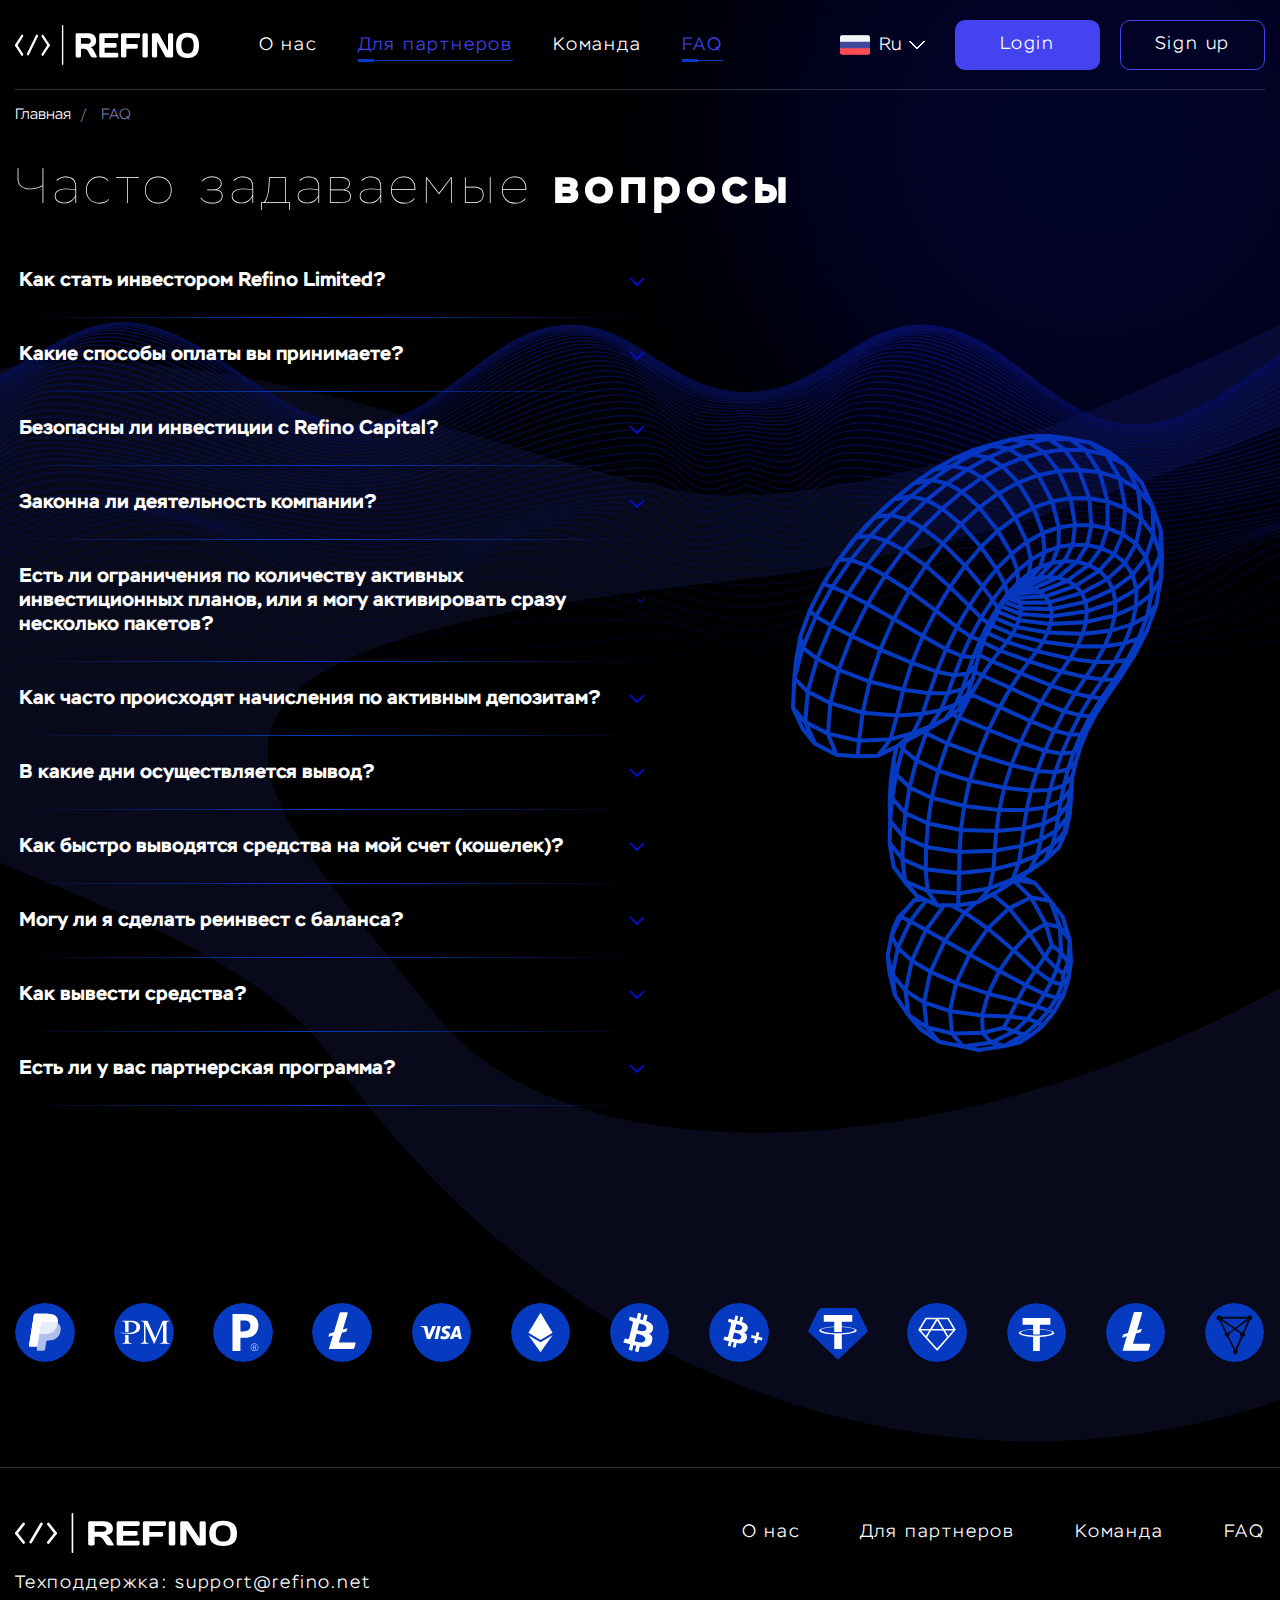
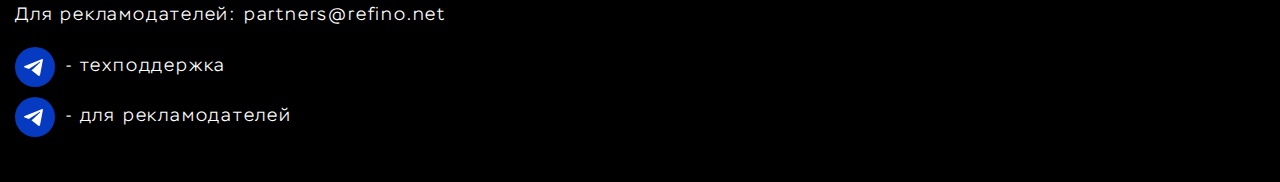
<file: faq.html>
<!DOCTYPE html>
<html lang="en">

<head>
    <meta charset="UTF-8">
    <meta http-equiv="X-UA-Compatible" content="IE=edge">
    <meta name="viewport" content="width=device-width, initial-scale=1.0">
    <title>Faq</title>
    <link rel="stylesheet" href="https://cdn.jsdelivr.net/npm/swiper@8/swiper-bundle.min.css" />
    <link rel="stylesheet" href="css/style.min.css">
</head>

<body>

    <header class="header">
        <div class="container">
            <div class="header__inner">
                <a class="header__logo logo" href="#">
                    <img class="logo-img" src="images/logo.svg" alt="logo">
                </a>
                <div class="header__wrapper">
                    <nav class="header__menu menu">
                        <ul class="menu__list">
                            <li class="menu__list-item">
                                <a class="menu__list-link" href="#">
                                    О нас
                                </a>
                            </li>
                            <li class="menu__list-item menu__list-item--active">
                                <a class="menu__list-link" href="#">
                                    Для партнеров
                                </a>
                            </li>
                            <li class="menu__list-item">
                                <a class="menu__list-link" href="#">
                                    Команда
                                </a>
                            </li>
                            <li class="menu__list-item menu__list-item--active">
                                <a class="menu__list-link" href="#">
                                    FAQ
                                </a>
                            </li>
                        </ul>
                    </nav>
                    <div class="header__lang lang">
                        <div class="lang__text">
                            <img src="images/flag-3.png" alt="img">
                            <span>
                                Ru
                            </span>
                        </div>
                        <div class="lang__inner">
                            <a class="lang__link" href="#">
                                <img src="images/flag-1.svg" alt="img">
                                <span>
                                    Ukr
                                </span>
                            </a>
                            <a class="lang__link" href="#">
                                <img src="images/flag-3.png" alt="img">
                                <span>
                                    Ru
                                </span>
                            </a>
                            <a class="lang__link" href="#">
                                <img src="images/flag-2.svg" alt="img">
                                <span>
                                    Eng
                                </span>
                            </a>
                        </div>
                    </div>
                    <div class="header__user-nav user-nav">
                        <a class="user-nav__link btn" href="#">
                            Login
                        </a>
                        <a class="user-nav__link btn-unvsb" href="#">
                            Sign up
                        </a>
                    </div>
                </div>
                <button class="header__person" type="button">
                    <svg width="22" height="22" viewBox="0 0 22 22" fill="none" xmlns="http://www.w3.org/2000/svg">
                        <path
                            d="M13.629 11.3097C15.6008 10.3364 16.9608 8.3048 16.9608 5.961C16.9608 2.67408 14.2868 0 11 0C7.71317 0 5.03915 2.67408 5.03915 5.961C5.03915 8.3048 6.3992 10.3364 8.37097 11.3097C3.57102 12.4405 0 16.5953 0 21.5337C0 21.791 0.209027 22 0.466334 22H21.5337C21.791 22 22 21.791 22 21.5337C22 16.5953 18.429 12.4405 13.629 11.3097ZM5.97182 5.96045C5.97182 3.18761 8.22723 0.932143 11 0.932143C13.7728 0.932143 16.0282 3.18761 16.0282 5.96045C16.0282 8.73328 13.7728 10.9888 11 10.9888C8.22723 10.9888 5.97182 8.73328 5.97182 5.96045ZM0.944189 21.0673C1.2004 15.9918 5.61247 11.9374 11 11.9374C16.3875 11.9374 20.7996 15.9918 21.0558 21.0673H0.944189Z"
                            fill="#063AC0" />
                    </svg>
                </button>
                <button class="header__burger burger burger--menu" type="button">
                    <svg width="35" height="27" viewBox="0 0 35 27" fill="none" xmlns="http://www.w3.org/2000/svg">
                        <path
                            d="M0 2.5C0 1.11929 1.11929 0 2.5 0H32.5C33.8807 0 35 1.11929 35 2.5C35 3.88071 33.8807 5 32.5 5H2.5C1.11929 5 0 3.88071 0 2.5Z"
                            fill="#4443F0" />
                        <path
                            d="M10 13.5C10 12.1193 11.1193 11 12.5 11H32.5C33.8807 11 35 12.1193 35 13.5C35 14.8807 33.8807 16 32.5 16H12.5C11.1193 16 10 14.8807 10 13.5Z"
                            fill="#4443F0" />
                        <path
                            d="M0 24.5C0 23.1193 1.11929 22 2.5 22H32.5C33.8807 22 35 23.1193 35 24.5C35 25.8807 33.8807 27 32.5 27H2.5C1.11929 27 0 25.8807 0 24.5Z"
                            fill="#4443F0" />
                    </svg>
                    <svg width="27" height="27" viewBox="0 0 27 27" fill="none" xmlns="http://www.w3.org/2000/svg">
                        <path
                            d="M0.767389 25.5161C-0.208921 24.5398 -0.208921 22.9569 0.767389 21.9806L21.9806 0.767389C22.9569 -0.208921 24.5398 -0.208921 25.5161 0.767389C26.4924 1.7437 26.4924 3.32661 25.5161 4.30292L4.30292 25.5161C3.32661 26.4924 1.7437 26.4924 0.767389 25.5161Z"
                            fill="#4443F0" />
                        <path
                            d="M25.517 25.5161C26.4933 24.5398 26.4933 22.9569 25.517 21.9806L4.30381 0.767389C3.3275 -0.208921 1.74459 -0.208921 0.768275 0.767389C-0.208036 1.7437 -0.208036 3.32661 0.768275 4.30292L21.9815 25.5161C22.9578 26.4924 24.5407 26.4924 25.517 25.5161Z"
                            fill="#4443F0" />
                    </svg>
                </button>
            </div>
        </div>
    </header>

    <div class="wrapper">
        <main class="main">
            <div class="main__breadcrumbs breadcrumbs">
                <div class="container">
                    <ul class="breadcrumbs__list">
                        <li class="breadcrumbs__list-item">
                            <a class="breadcrumbs__list-link" href="#">
                                Главная
                            </a>
                        </li>
                        <li class="breadcrumbs__list-item">
                            <p class="breadcrumbs__list-text">
                                FAQ
                            </p>
                        </li>
                    </ul>
                </div>
            </div>
            <section class="main__faq-section faq-section">
                <div class="container">
                    <h1 class="faq-section__title title">
                        Часто задаваемые
                        <span>
                           вопросы
                        </span>
                    </h1>
                    <div class="faq-section__inner">
                        <ul class="faq__list faq-list">
                            <li class="faq-list__item">
                                <div class="faq-list__top">
                                    <p class="faq-list__top-text">
                                        Как стать инвестором Refino Limited?
                                    </p>
                                    <svg width="16" height="9" viewBox="0 0 16 9" fill="none"
                                        xmlns="http://www.w3.org/2000/svg">
                                        <path
                                            d="M7.29289 8.70711C7.68342 9.09763 8.31658 9.09763 8.70711 8.70711L15.0711 2.34315C15.4616 1.95262 15.4616 1.31946 15.0711 0.928932C14.6805 0.538408 14.0474 0.538408 13.6569 0.928932L8 6.58579L2.34315 0.928932C1.95262 0.538408 1.31946 0.538408 0.928932 0.928932C0.538408 1.31946 0.538408 1.95262 0.928932 2.34315L7.29289 8.70711ZM7 6V8H9V6H7Z"
                                            fill="#060EC0" />
                                    </svg>
                                </div>
                                <p class="faq-list__answer">
                                    Чтобы осуществить свою первую инвестицию в систему, Вам необходимо пройти быструю и анонимную регистрацию в системе. После регистрации у Вас появится возможность инвестировать средства по удобному для Вас тарифному плану. 
                                </p>
                            </li>
                            <li class="faq-list__item">
                                <div class="faq-list__top">
                                    <p class="faq-list__top-text">
                                        Какие способы оплаты вы принимаете?
                                    </p>
                                    <svg width="16" height="9" viewBox="0 0 16 9" fill="none"
                                        xmlns="http://www.w3.org/2000/svg">
                                        <path
                                            d="M7.29289 8.70711C7.68342 9.09763 8.31658 9.09763 8.70711 8.70711L15.0711 2.34315C15.4616 1.95262 15.4616 1.31946 15.0711 0.928932C14.6805 0.538408 14.0474 0.538408 13.6569 0.928932L8 6.58579L2.34315 0.928932C1.95262 0.538408 1.31946 0.538408 0.928932 0.928932C0.538408 1.31946 0.538408 1.95262 0.928932 2.34315L7.29289 8.70711ZM7 6V8H9V6H7Z"
                                            fill="#060EC0" />
                                    </svg>
                                </div>
                                <p class="faq-list__answer">
                                    Вы можете осуществить инвестиции, через платежные системы ePayCore, PerfectMoney, Visa, MasterCard, также - мы принимаем криптовалюты Tether_TRC20 , Tether_BEP20 , Tether_ERC20 , USDC , Bitcoin , Litecoin , Ether , Tron , BNB_BEP20 , BNB_BEP2 , Dogecoin , BitcoinCash , Dash и другие.
                                </p>
                            </li>
                            <li class="faq-list__item">
                                <div class="faq-list__top">
                                    <p class="faq-list__top-text">
                                        Безопасны ли инвестиции с Refino Capital?
                                    </p>
                                    <svg width="16" height="9" viewBox="0 0 16 9" fill="none"
                                        xmlns="http://www.w3.org/2000/svg">
                                        <path
                                            d="M7.29289 8.70711C7.68342 9.09763 8.31658 9.09763 8.70711 8.70711L15.0711 2.34315C15.4616 1.95262 15.4616 1.31946 15.0711 0.928932C14.6805 0.538408 14.0474 0.538408 13.6569 0.928932L8 6.58579L2.34315 0.928932C1.95262 0.538408 1.31946 0.538408 0.928932 0.928932C0.538408 1.31946 0.538408 1.95262 0.928932 2.34315L7.29289 8.70711ZM7 6V8H9V6H7Z"
                                            fill="#060EC0" />
                                    </svg>
                                </div>
                                <p class="faq-list__answer">
                                    Когда речь идет об инвестициях в целом и о криптовалютном рынке в частности, очень сложно говорить об абсолютной безопасности и надежных прогнозах, поскольку факторы, влияющие на цены токенов и ценных бумаг, огромны. Однако наш подход и используемая нами технология показали впечатляющие и многообещающие результаты, причем показатели успешности транзакций в несколько раз превышают средние по отрасли. Мы внимательно отслеживаем все события и тенденции  на криптовалютном рынке и принимаем взвешенные решения для минимизации потенциальных рисков.
                                </p>
                            </li>
                            <li class="faq-list__item">
                                <div class="faq-list__top">
                                    <p class="faq-list__top-text">
                                        Законна ли деятельность компании?
                                    </p>
                                    <svg width="16" height="9" viewBox="0 0 16 9" fill="none"
                                        xmlns="http://www.w3.org/2000/svg">
                                        <path
                                            d="M7.29289 8.70711C7.68342 9.09763 8.31658 9.09763 8.70711 8.70711L15.0711 2.34315C15.4616 1.95262 15.4616 1.31946 15.0711 0.928932C14.6805 0.538408 14.0474 0.538408 13.6569 0.928932L8 6.58579L2.34315 0.928932C1.95262 0.538408 1.31946 0.538408 0.928932 0.928932C0.538408 1.31946 0.538408 1.95262 0.928932 2.34315L7.29289 8.70711ZM7 6V8H9V6H7Z"
                                            fill="#060EC0" />
                                    </svg>
                                </div>
                                <p class="faq-list__answer">
                                    Refino Capital является налоговым резидентом Великобритании и имеет лицензию на торговлю цифровыми активами. Компания действует на законных основаниях, имеет учредительные документы и должным образом зарегистрирована в качестве налогоплательщика. Таким образом, мы принимаем все меры для обеспечения законности деятельности нашей организации и установления честных партнерских отношений с нашими инвесторами.
                                </p>
                            </li>
                            <li class="faq-list__item">
                                <div class="faq-list__top">
                                    <p class="faq-list__top-text">
                                        Есть ли ограничения по количеству активных инвестиционных планов, или я могу активировать сразу несколько пакетов?
                                    </p>
                                    <svg width="16" height="9" viewBox="0 0 16 9" fill="none"
                                        xmlns="http://www.w3.org/2000/svg">
                                        <path
                                            d="M7.29289 8.70711C7.68342 9.09763 8.31658 9.09763 8.70711 8.70711L15.0711 2.34315C15.4616 1.95262 15.4616 1.31946 15.0711 0.928932C14.6805 0.538408 14.0474 0.538408 13.6569 0.928932L8 6.58579L2.34315 0.928932C1.95262 0.538408 1.31946 0.538408 0.928932 0.928932C0.538408 1.31946 0.538408 1.95262 0.928932 2.34315L7.29289 8.70711ZM7 6V8H9V6H7Z"
                                            fill="#060EC0" />
                                    </svg>
                                </div>
                                <p class="faq-list__answer">
                                    Ограничений нет, одновременно Вы можете инвестировать в любые доступные тарифные планы. 
                                </p>
                            </li>
                            <li class="faq-list__item">
                                <div class="faq-list__top">
                                    <p class="faq-list__top-text">
                                        Как часто происходят начисления по активным депозитам?
                                    </p>
                                    <svg width="16" height="9" viewBox="0 0 16 9" fill="none"
                                        xmlns="http://www.w3.org/2000/svg">
                                        <path
                                            d="M7.29289 8.70711C7.68342 9.09763 8.31658 9.09763 8.70711 8.70711L15.0711 2.34315C15.4616 1.95262 15.4616 1.31946 15.0711 0.928932C14.6805 0.538408 14.0474 0.538408 13.6569 0.928932L8 6.58579L2.34315 0.928932C1.95262 0.538408 1.31946 0.538408 0.928932 0.928932C0.538408 1.31946 0.538408 1.95262 0.928932 2.34315L7.29289 8.70711ZM7 6V8H9V6H7Z"
                                            fill="#060EC0" />
                                    </svg>
                                </div>
                                <p class="faq-list__answer">
                                    Проценты начисляются ежедневно.
                                </p>
                            </li>
                            <li class="faq-list__item">
                                <div class="faq-list__top">
                                    <p class="faq-list__top-text">
                                        В какие дни осуществляется вывод?
                                    </p>
                                    <svg width="16" height="9" viewBox="0 0 16 9" fill="none"
                                        xmlns="http://www.w3.org/2000/svg">
                                        <path
                                            d="M7.29289 8.70711C7.68342 9.09763 8.31658 9.09763 8.70711 8.70711L15.0711 2.34315C15.4616 1.95262 15.4616 1.31946 15.0711 0.928932C14.6805 0.538408 14.0474 0.538408 13.6569 0.928932L8 6.58579L2.34315 0.928932C1.95262 0.538408 1.31946 0.538408 0.928932 0.928932C0.538408 1.31946 0.538408 1.95262 0.928932 2.34315L7.29289 8.70711ZM7 6V8H9V6H7Z"
                                            fill="#060EC0" />
                                    </svg>
                                </div>
                                <p class="faq-list__answer">
                                    Вывод средств круглосуточный. 
                                </p>
                            </li>
                            <li class="faq-list__item">
                                <div class="faq-list__top">
                                    <p class="faq-list__top-text">
                                        Как быстро выводятся средства на мой счет (кошелек)?
                                    </p>
                                    <svg width="16" height="9" viewBox="0 0 16 9" fill="none"
                                        xmlns="http://www.w3.org/2000/svg">
                                        <path
                                            d="M7.29289 8.70711C7.68342 9.09763 8.31658 9.09763 8.70711 8.70711L15.0711 2.34315C15.4616 1.95262 15.4616 1.31946 15.0711 0.928932C14.6805 0.538408 14.0474 0.538408 13.6569 0.928932L8 6.58579L2.34315 0.928932C1.95262 0.538408 1.31946 0.538408 0.928932 0.928932C0.538408 1.31946 0.538408 1.95262 0.928932 2.34315L7.29289 8.70711ZM7 6V8H9V6H7Z"
                                            fill="#060EC0" />
                                    </svg>
                                </div>
                                <p class="faq-list__answer">
                                    Мгновенно, для некоторых видов криптовалют - задержка может происходить до десяти минут. 
                                </p>
                            </li>
                            <li class="faq-list__item">
                                <div class="faq-list__top">
                                    <p class="faq-list__top-text">
                                        Могу ли я сделать реинвест с баланса?
                                    </p>
                                    <svg width="16" height="9" viewBox="0 0 16 9" fill="none"
                                        xmlns="http://www.w3.org/2000/svg">
                                        <path
                                            d="M7.29289 8.70711C7.68342 9.09763 8.31658 9.09763 8.70711 8.70711L15.0711 2.34315C15.4616 1.95262 15.4616 1.31946 15.0711 0.928932C14.6805 0.538408 14.0474 0.538408 13.6569 0.928932L8 6.58579L2.34315 0.928932C1.95262 0.538408 1.31946 0.538408 0.928932 0.928932C0.538408 1.31946 0.538408 1.95262 0.928932 2.34315L7.29289 8.70711ZM7 6V8H9V6H7Z"
                                            fill="#060EC0" />
                                    </svg>
                                </div>
                                <p class="faq-list__answer">
                                    Да, такая возможность предусмотрена в личном кабинете. 
                                </p>
                            </li>
                            <li class="faq-list__item">
                                <div class="faq-list__top">
                                    <p class="faq-list__top-text">
                                        Как вывести средства?
                                    </p>
                                    <svg width="16" height="9" viewBox="0 0 16 9" fill="none"
                                        xmlns="http://www.w3.org/2000/svg">
                                        <path
                                            d="M7.29289 8.70711C7.68342 9.09763 8.31658 9.09763 8.70711 8.70711L15.0711 2.34315C15.4616 1.95262 15.4616 1.31946 15.0711 0.928932C14.6805 0.538408 14.0474 0.538408 13.6569 0.928932L8 6.58579L2.34315 0.928932C1.95262 0.538408 1.31946 0.538408 0.928932 0.928932C0.538408 1.31946 0.538408 1.95262 0.928932 2.34315L7.29289 8.70711ZM7 6V8H9V6H7Z"
                                            fill="#060EC0" />
                                    </svg>
                                </div>
                                <p class="faq-list__answer">
                                    Войдите в свою учетную запись, используя свое имя пользователя и пароль, и проверьте раздел «Вывод средств».
                                </p>
                            </li>
                            <li class="faq-list__item">
                                <div class="faq-list__top">
                                    <p class="faq-list__top-text">
                                        Есть ли у вас партнерская программа?
                                    </p>
                                    <svg width="16" height="9" viewBox="0 0 16 9" fill="none"
                                        xmlns="http://www.w3.org/2000/svg">
                                        <path
                                            d="M7.29289 8.70711C7.68342 9.09763 8.31658 9.09763 8.70711 8.70711L15.0711 2.34315C15.4616 1.95262 15.4616 1.31946 15.0711 0.928932C14.6805 0.538408 14.0474 0.538408 13.6569 0.928932L8 6.58579L2.34315 0.928932C1.95262 0.538408 1.31946 0.538408 0.928932 0.928932C0.538408 1.31946 0.538408 1.95262 0.928932 2.34315L7.29289 8.70711ZM7 6V8H9V6H7Z"
                                            fill="#060EC0" />
                                    </svg>
                                </div>
                                <p class="faq-list__answer">
                                    Да, вы можете ознакомиться с ней в соответствующем разделе сайта и в личном кабинете. 
                                </p>
                            </li>
                        </ul>
                        <div class="faq-section__img">
                            <img class="faq-section__img-image" src="images/faq-icon-2.svg" alt="img">
                        </div>
                    </div>
                </div>
            </section>
            <div class="main__partners partners">
                <div class="container">
                    <div class="partners__swiper partners-swiper swiper">
                        <div class="swiper-wrapper">
                            <div class="partners-swiper__slide partners-slide swiper-slide">
                                <a class="partners-slide__link" href="#">
                                    <img class="partners-slide__link-img" src="images/partners-icon-1.svg" alt="img">
                                </a>
                            </div>
                            <div class="partners-swiper__slide partners-slide swiper-slide">
                                <a class="partners-slide__link" href="#">
                                    <img class="partners-slide__link-img" src="images/partners-icon-2.svg" alt="img">
                                </a>
                            </div>
                            <div class="partners-swiper__slide partners-slide swiper-slide">
                                <a class="partners-slide__link" href="#">
                                    <img class="partners-slide__link-img" src="images/partners-icon-3.svg" alt="img">
                                </a>
                            </div>
                            <div class="partners-swiper__slide partners-slide swiper-slide">
                                <a class="partners-slide__link" href="#">
                                    <img class="partners-slide__link-img" src="images/partners-icon-4.svg" alt="img">
                                </a>
                            </div>
                            <div class="partners-swiper__slide partners-slide swiper-slide">
                                <a class="partners-slide__link" href="#">
                                    <img class="partners-slide__link-img" src="images/partners-icon-5.svg" alt="img">
                                </a>
                            </div>
                            <div class="partners-swiper__slide partners-slide swiper-slide">
                                <a class="partners-slide__link" href="#">
                                    <img class="partners-slide__link-img" src="images/partners-icon-6.svg" alt="img">
                                </a>
                            </div>
                            <div class="partners-swiper__slide partners-slide swiper-slide">
                                <a class="partners-slide__link" href="#">
                                    <img class="partners-slide__link-img" src="images/partners-icon-7.svg" alt="img">
                                </a>
                            </div>
                            <div class="partners-swiper__slide partners-slide swiper-slide">
                                <a class="partners-slide__link" href="#">
                                    <img class="partners-slide__link-img" src="images/partners-icon-8.svg" alt="img">
                                </a>
                            </div>
                            <div class="partners-swiper__slide partners-slide swiper-slide">
                                <a class="partners-slide__link" href="#">
                                    <img class="partners-slide__link-img" src="images/partners-icon-9.svg" alt="img">
                                </a>
                            </div>
                            <div class="partners-swiper__slide partners-slide swiper-slide">
                                <a class="partners-slide__link" href="#">
                                    <img class="partners-slide__link-img" src="images/partners-icon-10.svg" alt="img">
                                </a>
                            </div>
                            <div class="partners-swiper__slide partners-slide swiper-slide">
                                <a class="partners-slide__link" href="#">
                                    <img class="partners-slide__link-img" src="images/partners-icon-11.svg" alt="img">
                                </a>
                            </div>
                            <div class="partners-swiper__slide partners-slide swiper-slide">
                                <a class="partners-slide__link" href="#">
                                    <img class="partners-slide__link-img" src="images/partners-icon-12.svg" alt="img">
                                </a>
                            </div>
                            <div class="partners-swiper__slide partners-slide swiper-slide">
                                <a class="partners-slide__link" href="#">
                                    <img class="partners-slide__link-img" src="images/partners-icon-13.svg" alt="img">
                                </a>
                            </div>
                        </div>
                        <div class="partners-swiper__pagination swiper-pagination"></div>
                    </div>
                </div>
            </div>
            <img class="main__bg-1" src="images/bg-1.svg" alt="img">
            <img class="main__bg-2" src="images/bg-2.svg" alt="img">
        </main>
        <footer class="footer">
            <div class="container">
                <div class="footer__inner">
                    <div class="footer__wrapper">
                        <a class="footer__logo logo" href="#">
                            <img class="logo-img" src="images/logo.svg" alt="logo">
                        </a>
                        <nav class="footer__menu menu">
                            <ul class="menu__list">
                                <li class="menu__list-item">
                                    <a class="menu__list-link" href="#">
                                        О нас
                                    </a>
                                </li>
                                <li class="menu__list-item">
                                    <a class="menu__list-link" href="#">
                                        Для партнеров
                                    </a>
                                </li>
                                <li class="menu__list-item">
                                    <a class="menu__list-link" href="#">
                                        Команда
                                    </a>
                                </li>
                                <li class="menu__list-item">
                                    <a class="menu__list-link" href="#">
                                        FAQ
                                    </a>
                                </li>
                            </ul>
                        </nav>
                    </div>
                    <div class="footer__wrapper">
                        <div class="footer__box footer-box">
                            <p class="footer-box__mail">
                                Техподдержка:
                                <a class="footer-box__mail-link" href="mailto:support@refino.net">
                                    support@refino.net
                                </a>
                            </p>
                            <p class="footer-box__mail">
                                Для рекламодателей:
                                <a class="footer-box__mail-link" href="mailto:partners@refino.net">
                                    partners@refino.net
                                </a>
                            </p>
                        </div>
                        <div class="footer__box footer-box">
                        <a class="footer-box__link" href="#">
                            <svg width="40" height="40" viewBox="0 0 40 40" fill="none"
                                xmlns="http://www.w3.org/2000/svg">
                                <g id="socials">
                                    <rect id="Rectangle 1" width="40" height="40" rx="20" fill="#063AC0" />
                                    <path id="Vector"
                                        d="M28 12.6022L24.9946 28.2923C24.9946 28.2923 24.5741 29.3801 23.4189 28.8584L16.4846 23.3526L16.4524 23.3364C17.3891 22.4654 24.6524 15.7027 24.9698 15.3961C25.4613 14.9214 25.1562 14.6387 24.5856 14.9974L13.8568 22.053L9.71764 20.6108C9.71764 20.6108 9.06626 20.3708 9.00359 19.8491C8.9401 19.3265 9.73908 19.0439 9.73908 19.0439L26.6131 12.1889C26.6131 12.1889 28 11.5579 28 12.6022Z"
                                        fill="white" />
                                </g>
                            </svg>
                            - техподдержка
                        </a>
                        <a class="footer-box__link" href="#">
                            <svg width="40" height="40" viewBox="0 0 40 40" fill="none"
                                xmlns="http://www.w3.org/2000/svg">
                                <g id="socials">
                                    <rect id="Rectangle 1" width="40" height="40" rx="20" fill="#063AC0" />
                                    <path id="Vector"
                                        d="M28 12.6022L24.9946 28.2923C24.9946 28.2923 24.5741 29.3801 23.4189 28.8584L16.4846 23.3526L16.4524 23.3364C17.3891 22.4654 24.6524 15.7027 24.9698 15.3961C25.4613 14.9214 25.1562 14.6387 24.5856 14.9974L13.8568 22.053L9.71764 20.6108C9.71764 20.6108 9.06626 20.3708 9.00359 19.8491C8.9401 19.3265 9.73908 19.0439 9.73908 19.0439L26.6131 12.1889C26.6131 12.1889 28 11.5579 28 12.6022Z"
                                        fill="white" />
                                </g>
                            </svg>
                            - для рекламодателей
                        </a>
                    </div>
                    </div>
                </div>
            </div>
        </footer>
    </div>

    <script src="https://ajax.googleapis.com/ajax/libs/jquery/3.6.3/jquery.min.js"></script>
    <script src="https://cdn.jsdelivr.net/npm/swiper@8/swiper-bundle.min.js"></script>
    <script src="js/main.min.js"></script>
</body>

</html>
</file>
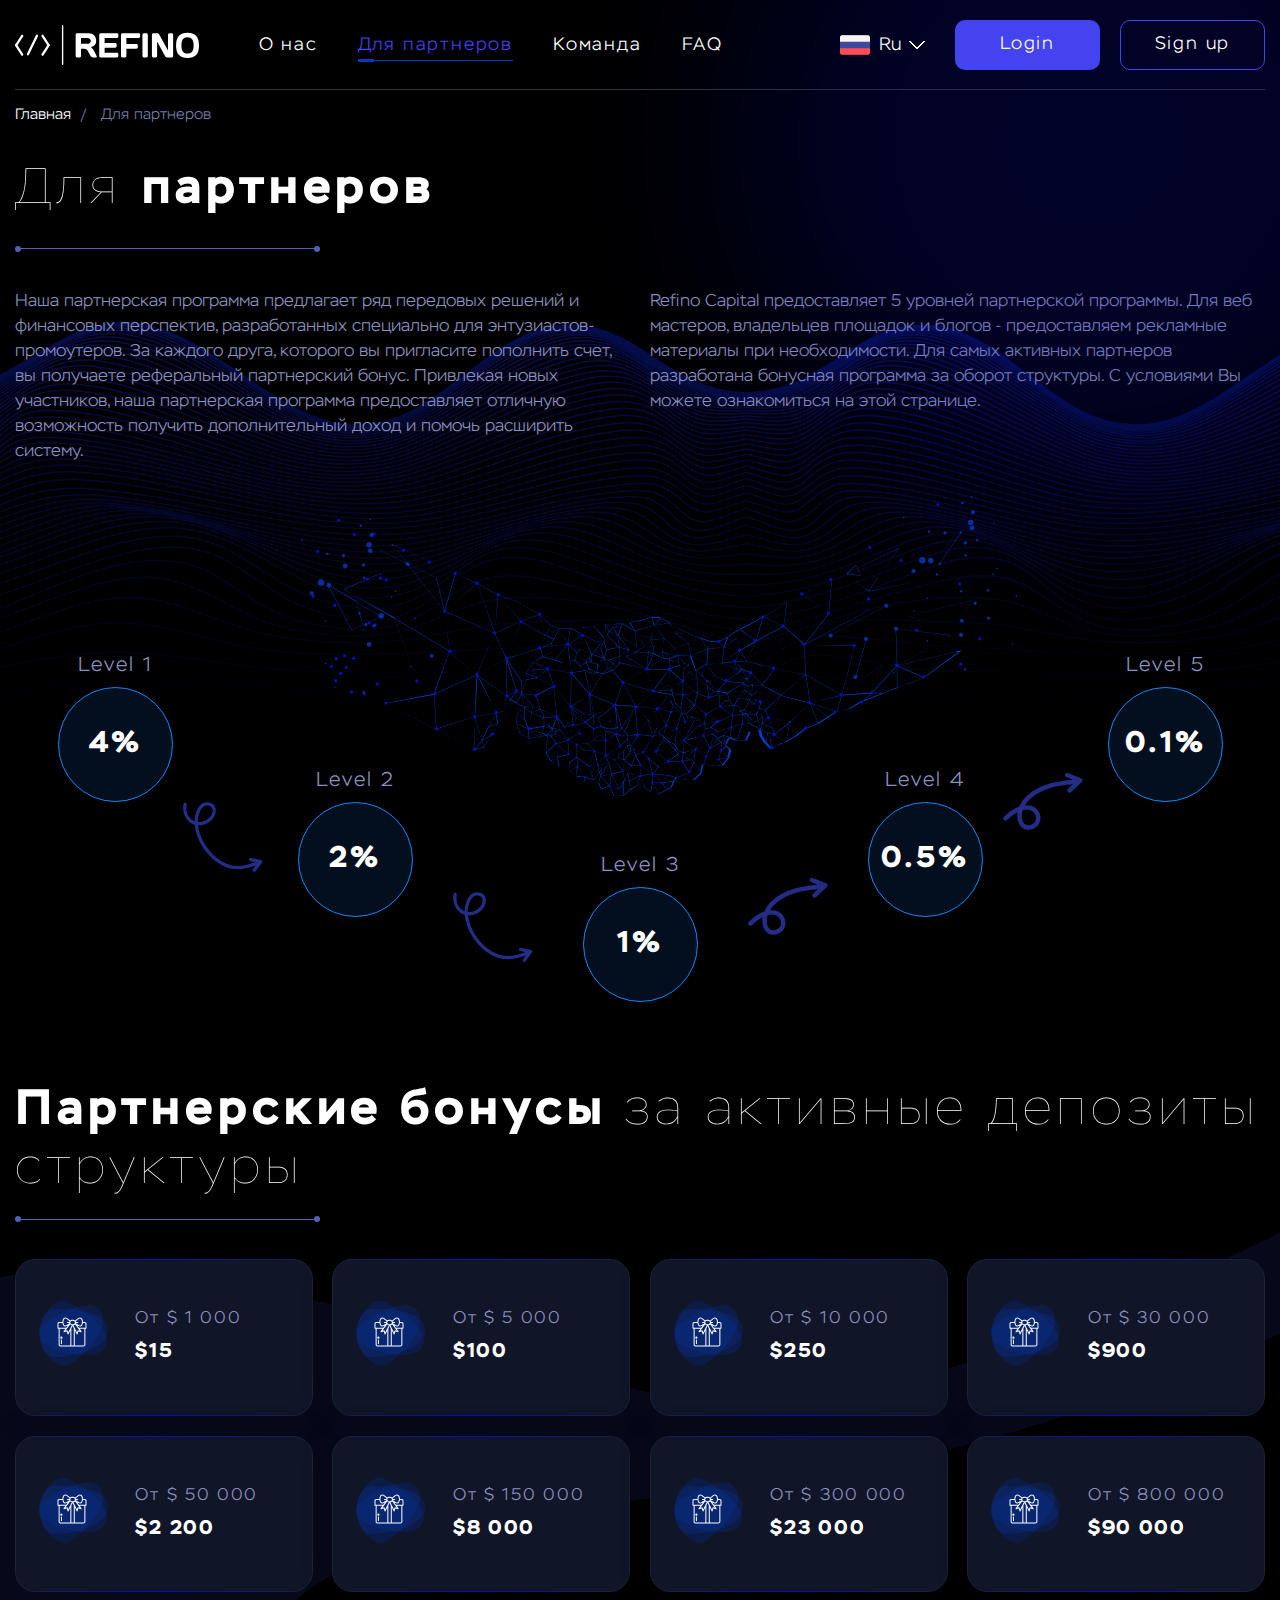
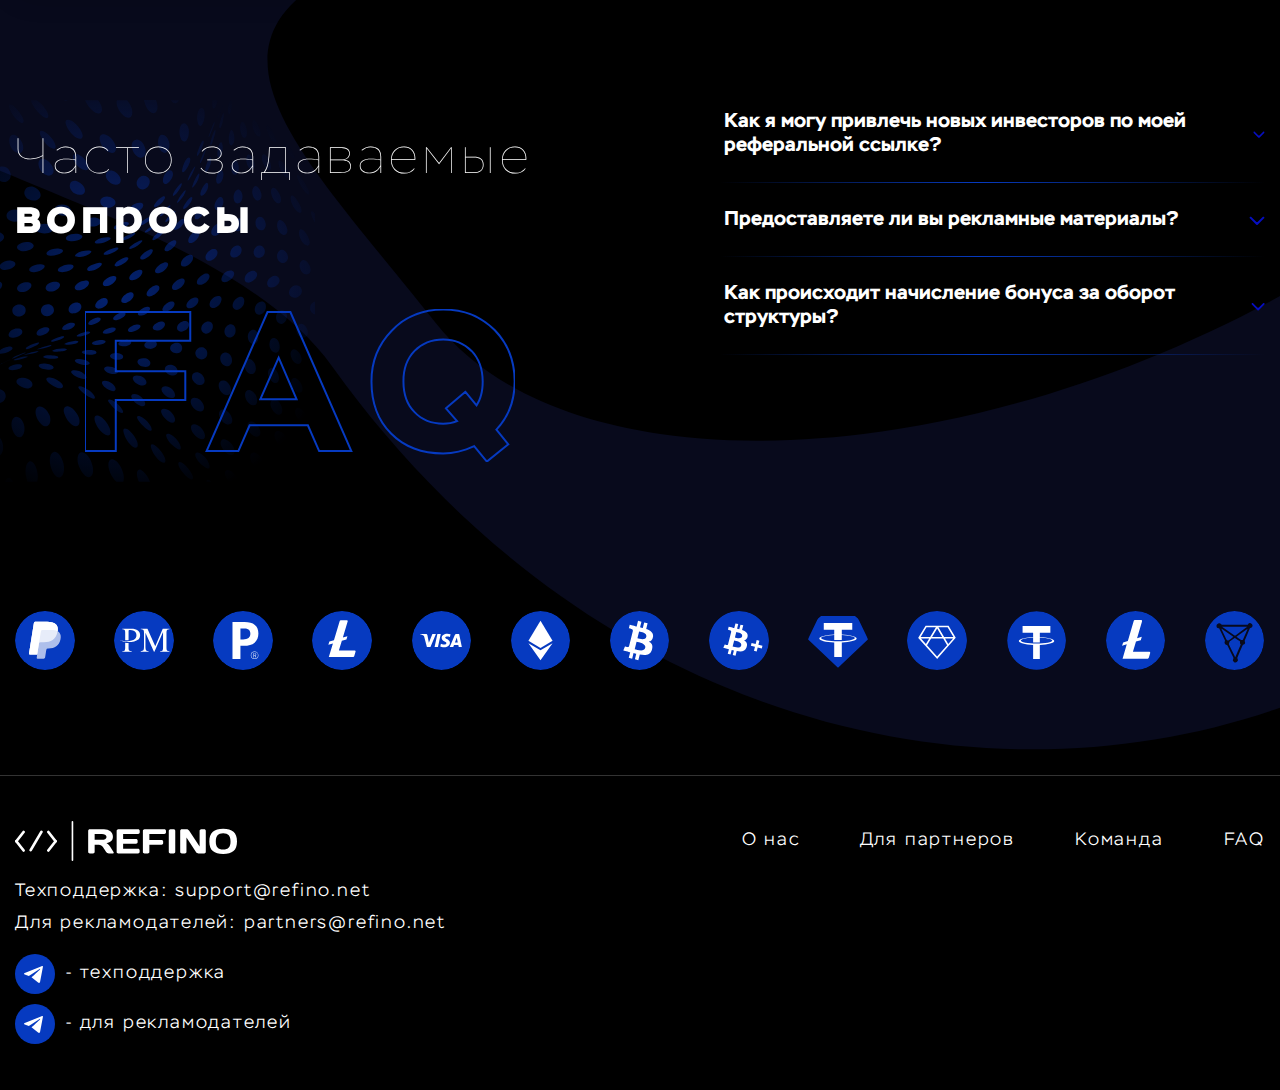
<file: for-partners.html>
<!DOCTYPE html>
<html lang="en">

<head>
    <meta charset="UTF-8">
    <meta http-equiv="X-UA-Compatible" content="IE=edge">
    <meta name="viewport" content="width=device-width, initial-scale=1.0">
    <title>For-partners</title>
    <link rel="stylesheet" href="https://cdn.jsdelivr.net/npm/swiper@8/swiper-bundle.min.css" />
    <link rel="stylesheet" href="css/style.min.css">
</head>

<body>

    <header class="header">
        <div class="container">
            <div class="header__inner">
                <a class="header__logo logo" href="#">
                    <img class="logo-img" src="images/logo.svg" alt="logo">
                </a>
                <div class="header__wrapper">
                    <nav class="header__menu menu">
                        <ul class="menu__list">
                            <li class="menu__list-item">
                                <a class="menu__list-link" href="#">
                                    О нас
                                </a>
                            </li>
                            <li class="menu__list-item menu__list-item--active">
                                <a class="menu__list-link" href="#">
                                    Для партнеров
                                </a>
                            </li>
                            <li class="menu__list-item">
                                <a class="menu__list-link" href="#">
                                    Команда
                                </a>
                            </li>
                            <li class="menu__list-item">
                                <a class="menu__list-link" href="#">
                                    FAQ
                                </a>
                            </li>
                        </ul>
                    </nav>
                    <div class="header__lang lang">
                        <div class="lang__text">
                            <img src="images/flag-3.png" alt="img">
                            <span>
                                Ru
                            </span>
                        </div>
                        <div class="lang__inner">
                            <a class="lang__link" href="#">
                                <img src="images/flag-1.svg" alt="img">
                                <span>
                                    Ukr
                                </span>
                            </a>
                            <a class="lang__link" href="#">
                                <img src="images/flag-3.png" alt="img">
                                <span>
                                    Ru
                                </span>
                            </a>
                            <a class="lang__link" href="#">
                                <img src="images/flag-2.svg" alt="img">
                                <span>
                                    Eng
                                </span>
                            </a>
                        </div>
                    </div>
                    <div class="header__user-nav user-nav">
                        <a class="user-nav__link btn" href="#">
                            Login
                        </a>
                        <a class="user-nav__link btn-unvsb" href="#">
                            Sign up
                        </a>
                    </div>
                </div>
                <button class="header__person" type="button">
                    <svg width="22" height="22" viewBox="0 0 22 22" fill="none" xmlns="http://www.w3.org/2000/svg">
                        <path
                            d="M13.629 11.3097C15.6008 10.3364 16.9608 8.3048 16.9608 5.961C16.9608 2.67408 14.2868 0 11 0C7.71317 0 5.03915 2.67408 5.03915 5.961C5.03915 8.3048 6.3992 10.3364 8.37097 11.3097C3.57102 12.4405 0 16.5953 0 21.5337C0 21.791 0.209027 22 0.466334 22H21.5337C21.791 22 22 21.791 22 21.5337C22 16.5953 18.429 12.4405 13.629 11.3097ZM5.97182 5.96045C5.97182 3.18761 8.22723 0.932143 11 0.932143C13.7728 0.932143 16.0282 3.18761 16.0282 5.96045C16.0282 8.73328 13.7728 10.9888 11 10.9888C8.22723 10.9888 5.97182 8.73328 5.97182 5.96045ZM0.944189 21.0673C1.2004 15.9918 5.61247 11.9374 11 11.9374C16.3875 11.9374 20.7996 15.9918 21.0558 21.0673H0.944189Z"
                            fill="#063AC0" />
                    </svg>
                </button>
                <button class="header__burger burger burger--menu" type="button">
                    <svg width="35" height="27" viewBox="0 0 35 27" fill="none" xmlns="http://www.w3.org/2000/svg">
                        <path
                            d="M0 2.5C0 1.11929 1.11929 0 2.5 0H32.5C33.8807 0 35 1.11929 35 2.5C35 3.88071 33.8807 5 32.5 5H2.5C1.11929 5 0 3.88071 0 2.5Z"
                            fill="#4443F0" />
                        <path
                            d="M10 13.5C10 12.1193 11.1193 11 12.5 11H32.5C33.8807 11 35 12.1193 35 13.5C35 14.8807 33.8807 16 32.5 16H12.5C11.1193 16 10 14.8807 10 13.5Z"
                            fill="#4443F0" />
                        <path
                            d="M0 24.5C0 23.1193 1.11929 22 2.5 22H32.5C33.8807 22 35 23.1193 35 24.5C35 25.8807 33.8807 27 32.5 27H2.5C1.11929 27 0 25.8807 0 24.5Z"
                            fill="#4443F0" />
                    </svg>
                    <svg width="27" height="27" viewBox="0 0 27 27" fill="none" xmlns="http://www.w3.org/2000/svg">
                        <path
                            d="M0.767389 25.5161C-0.208921 24.5398 -0.208921 22.9569 0.767389 21.9806L21.9806 0.767389C22.9569 -0.208921 24.5398 -0.208921 25.5161 0.767389C26.4924 1.7437 26.4924 3.32661 25.5161 4.30292L4.30292 25.5161C3.32661 26.4924 1.7437 26.4924 0.767389 25.5161Z"
                            fill="#4443F0" />
                        <path
                            d="M25.517 25.5161C26.4933 24.5398 26.4933 22.9569 25.517 21.9806L4.30381 0.767389C3.3275 -0.208921 1.74459 -0.208921 0.768275 0.767389C-0.208036 1.7437 -0.208036 3.32661 0.768275 4.30292L21.9815 25.5161C22.9578 26.4924 24.5407 26.4924 25.517 25.5161Z"
                            fill="#4443F0" />
                    </svg>
                </button>
            </div>
        </div>
    </header>

    <div class="wrapper">
        <main class="main">
            <div class="main__breadcrumbs breadcrumbs">
                <div class="container">
                    <ul class="breadcrumbs__list">
                        <li class="breadcrumbs__list-item">
                            <a class="breadcrumbs__list-link" href="#">
                                Главная
                            </a>
                        </li>
                        <li class="breadcrumbs__list-item">
                            <p class="breadcrumbs__list-text">
                                Для партнеров
                            </p>
                        </li>
                    </ul>
                </div>
            </div>
            <section class="main__for-partners for-partners">
                <div class="container">
                    <h1 class="for-partners__title title">
                        Для
                        <span>
                            партнеров
                        </span>
                        <span>

                        </span>
                    </h1>
                    <div class="for-partners__inner">
                        <div class="for-partners__box">
                            <p class="for-partners__box-text">
                                Наша партнерская программа предлагает ряд передовых решений и финансовых перспектив, разработанных специально для энтузиастов-промоутеров. За каждого друга, которого вы пригласите пополнить счет, вы получаете реферальный партнерский бонус. Привлекая новых участников, наша партнерская программа предоставляет отличную возможность получить дополнительный доход и помочь расширить систему.
                            </p>
                        </div>
                        <div class="for-partners__box">
                            <p class="for-partners__box-text">
                                Refino Capital предоставляет 5 уровней партнерской программы. Для веб мастеров, владельцев площадок и блогов - предоставляем рекламные материалы при необходимости. Для самых активных партнеров разработана бонусная программа за оборот структуры. С условиями Вы можете ознакомиться на этой странице. 
                            </p>
                        </div>
                    </div>
                </div>
            </section>
            <section class="main__partners-program partners-program">
                <div class="container">
                    <img class="partners-program__bg-img" src="images/partners-program-bg.svg" alt="img">
                    <div class="partners-program__inner">
                        <div class="partners-program__item partners-program-item">
                            <p class="partners-program-item__text">
                                Level 1
                            </p>
                            <div class="partners-program-item__box partners-program-item-box">
                                <p class="partners-program-item-box__text">
                                    4%
                                </p>
                            </div>
                        </div>
                        <div class="partners-program__item partners-program-item">
                            <p class="partners-program-item__text">
                                Level 2
                            </p>
                            <div class="partners-program-item__box partners-program-item-box">
                                <p class="partners-program-item-box__text">
                                    2%
                                </p>
                            </div>
                        </div>
                        <div class="partners-program__item partners-program-item">
                            <p class="partners-program-item__text">
                                Level 3
                            </p>
                            <div class="partners-program-item__box partners-program-item-box">
                                <p class="partners-program-item-box__text">
                                    1%
                                </p>
                            </div>
                        </div>
                        <div class="partners-program__item partners-program-item">
                            <p class="partners-program-item__text">
                                Level 4
                            </p>
                            <div class="partners-program-item__box partners-program-item-box">
                                <p class="partners-program-item-box__text">
                                    0.5%
                                </p>
                            </div>
                        </div>
                        <div class="partners-program__item partners-program-item">
                            <p class="partners-program-item__text">
                                Level 5
                            </p>
                            <div class="partners-program-item__box partners-program-item-box">
                                <p class="partners-program-item-box__text">
                                    0.1%
                                </p>
                            </div>
                        </div>
                    </div>
                </div>
            </section> 
            <section class="main__bonuses bonuses">
                <div class="container">
                    <h2 class="bonuses__title title">
                        <span>
                            Партнерские бонусы
                        </span>
                        за активные депозиты структуры
                        <span>

                        </span>
                    </h2>
                    <div class="bonuses__inner">
                        <div class="bonuses__item bonuses-item">
                            <div class="bonuses-item__icon">
                                <svg width="85" height="78" viewBox="0 0 85 78" fill="none"
                                    xmlns="http://www.w3.org/2000/svg">
                                    <path opacity="0.2"
                                        d="M76.999 35.9725C76.9991 54.9713 41.9481 63 22.8302 63C3.71236 63 5.07751 15 22.8302 15C40.583 15 76.999 16.9738 76.999 35.9725Z"
                                        fill="#063AC0" />
                                    <path opacity="0.2"
                                        d="M69.6745 17.4265C80.2256 33.2128 55.2887 59.5311 39.2553 70.2472C23.2219 80.9633 -2.29022 40.314 12.5983 30.3631C27.4867 20.4122 59.1235 1.64012 69.6745 17.4265Z"
                                        fill="#063AC0" />
                                    <path opacity="0.2"
                                        d="M74.5511 52.3406C65.3943 68.9745 30.5508 58.9531 13.6566 49.653C-3.23759 40.3529 21.1033 -1.00835 36.7911 7.62763C52.4789 16.2636 83.7078 35.7066 74.5511 52.3406Z"
                                        fill="#063AC0" />
                                    <path
                                        d="M38.7448 28.5529L39.2448 28.5536V28.5535L38.7448 28.5529ZM39.2621 27.1819L39.6402 27.5091L39.6404 27.5088L39.2621 27.1819ZM43.9533 27.2769L43.557 27.5819L43.5577 27.5827L43.9533 27.2769ZM44.3915 28.5529L43.8915 28.5522V28.5529H44.3915ZM35.8037 31.4901L35.5483 31.0602C35.3125 31.2003 35.2335 31.5042 35.3714 31.7414C35.5093 31.9785 35.8124 32.0603 36.0509 31.9247L35.8037 31.4901ZM35.757 31.5179L36.0074 31.9507L36.0151 31.9461L35.757 31.5179ZM35.7342 31.531L35.4844 31.0979C35.2455 31.2357 35.1633 31.5408 35.3006 31.7799C35.4379 32.0191 35.7429 32.1019 35.9823 31.9651L35.7342 31.531ZM35.7081 31.5463L35.9509 31.9835L35.9616 31.9773L35.7081 31.5463ZM35.675 31.5657L35.4254 31.1325L35.4234 31.1337L35.675 31.5657ZM35.5231 31.655L35.7767 32.0859L35.778 32.0852L35.5231 31.655ZM33.8334 31.906L33.7217 32.3934L33.722 32.3934L33.8334 31.906ZM31.9138 28.5511L32.4125 28.5141L32.4125 28.5141L31.9138 28.5511ZM35.7633 24.4746L35.4573 24.8701L35.4575 24.8702L35.7633 24.4746ZM35.8765 24.5623L36.2384 24.2173C36.2219 24.2 36.2042 24.1839 36.1854 24.1691L35.8765 24.5623ZM35.8776 24.5635L35.5157 24.9085C35.536 24.9297 35.558 24.9491 35.5816 24.9664L35.8776 24.5635ZM35.9089 24.5873L36.2154 24.1922L36.2089 24.1873L35.9089 24.5873ZM35.9955 24.6545L35.689 25.0495C35.7148 25.0696 35.7426 25.0871 35.7718 25.1017L35.9955 24.6545ZM35.9983 24.6562H36.4983C36.4983 24.38 36.2744 24.1562 35.9983 24.1562V24.6562ZM35.9983 24.6567H35.4983C35.4983 24.8115 35.5699 24.9575 35.6923 25.0522L35.9983 24.6567ZM47.5397 31.4934L47.797 31.0647L47.7967 31.0645L47.5397 31.4934ZM47.5511 31.5002L47.3001 31.9326C47.5309 32.0667 47.8264 31.9957 47.9712 31.7714C48.116 31.5471 48.059 31.2486 47.8417 31.0934L47.5511 31.5002ZM43.6478 26.8809C43.4294 27.0499 43.3894 27.364 43.5584 27.5824C43.7274 27.8008 44.0414 27.8408 44.2598 27.6718L43.6478 26.8809ZM47.5745 24.4747L47.2688 24.079L47.2685 24.0792L47.5745 24.4747ZM51.4239 28.5511L50.9253 28.5139L50.9253 28.5143L51.4239 28.5511ZM49.5049 31.906L49.6162 32.3935L49.6166 32.3934L49.5049 31.906ZM47.8146 31.655L48.0681 31.224L48.068 31.224L47.8146 31.655ZM47.5813 31.5179L47.3263 31.948L47.3279 31.9489L47.5813 31.5179ZM47.5198 31.4815L47.7768 31.0526C47.6992 31.0061 47.6104 30.9815 47.5198 30.9815V31.4815ZM47.5193 31.4815L47.2419 31.8975C47.3241 31.9523 47.4206 31.9815 47.5193 31.9815V31.4815ZM47.5176 31.4804L47.1477 31.8168C47.1751 31.847 47.2062 31.8737 47.2402 31.8964L47.5176 31.4804ZM47.517 31.4797L47.8869 31.1433C47.853 31.1061 47.8137 31.0741 47.7703 31.0486L47.517 31.4797ZM50.0842 37.6551L49.9548 38.1381C50.1594 38.1929 50.3764 38.1128 50.4963 37.9382C50.6163 37.7636 50.6132 37.5324 50.4886 37.3611L50.0842 37.6551ZM46.9746 36.822L47.104 36.339C46.9759 36.3047 46.8395 36.3226 46.7246 36.389C46.6098 36.4553 46.526 36.5645 46.4917 36.6926L46.9746 36.822ZM46.1415 39.9315L45.6952 40.157C45.7887 40.3421 45.9867 40.4502 46.1929 40.4289C46.3991 40.4076 46.5708 40.2612 46.6245 40.0609L46.1415 39.9315ZM36.9948 39.9315L36.5118 40.061C36.5655 40.2612 36.7372 40.4076 36.9434 40.4289C37.1496 40.4502 37.3476 40.3421 37.4411 40.157L36.9948 39.9315ZM36.1616 36.822L36.6446 36.6926C36.6103 36.5645 36.5265 36.4553 36.4116 36.3889C36.2968 36.3226 36.1603 36.3047 36.0322 36.339L36.1616 36.822ZM33.0521 37.6551L32.6504 37.3574C32.5238 37.5282 32.519 37.7605 32.6387 37.9363C32.7583 38.1122 32.976 38.1931 33.1815 38.1381L33.0521 37.6551ZM39.4276 29.8944C39.592 29.6725 39.5455 29.3594 39.3237 29.1949C39.1018 29.0305 38.7887 29.077 38.6243 29.2988L39.4276 29.8944ZM51.4444 28.0529C51.1683 28.0529 50.9444 28.2767 50.9444 28.5529C50.9444 28.829 51.1683 29.0529 51.4444 29.0529V28.0529ZM54.999 34.2439V34.7439C55.2752 34.7439 55.499 34.5201 55.499 34.2439H54.999ZM47.6035 33.7439C47.3274 33.7439 47.1035 33.9678 47.1035 34.2439C47.1035 34.5201 47.3274 34.7439 47.6035 34.7439V33.7439ZM35.5806 34.7439C35.8567 34.7439 36.0806 34.5201 36.0806 34.2439C36.0806 33.9678 35.8567 33.7439 35.5806 33.7439V34.7439ZM26.999 34.2439H26.499C26.499 34.5201 26.7229 34.7439 26.999 34.7439V34.2439ZM31.8933 29.0529C32.1695 29.0529 32.3933 28.829 32.3933 28.5529C32.3933 28.2767 32.1695 28.0529 31.8933 28.0529V29.0529ZM54.3608 34.2439C54.3608 33.9678 54.137 33.7439 53.8608 33.7439C53.5847 33.7439 53.3608 33.9678 53.3608 34.2439H54.3608ZM28.6372 34.2439C28.6372 33.9678 28.4134 33.7439 28.1372 33.7439C27.8611 33.7439 27.6372 33.9678 27.6372 34.2439H28.6372ZM36.4462 28.0529C36.17 28.0529 35.9462 28.2767 35.9462 28.5529C35.9462 28.829 36.17 29.0529 36.4462 29.0529L36.4462 28.0529ZM46.6901 29.0529C46.9662 29.0529 47.1901 28.829 47.1901 28.5529C47.1901 28.2767 46.9662 28.0529 46.6901 28.0529L46.6901 29.0529ZM43.7754 34.2581C43.7754 33.982 43.5516 33.7581 43.2754 33.7581C42.9993 33.7581 42.7754 33.982 42.7754 34.2581H43.7754ZM42.7754 52C42.7754 52.2761 42.9993 52.5 43.2754 52.5C43.5516 52.5 43.7754 52.2761 43.7754 52H42.7754ZM39.3608 52C39.3608 52.2761 39.5847 52.5 39.8608 52.5C40.137 52.5 40.3608 52.2761 40.3608 52H39.3608ZM40.3608 34.2581C40.3608 33.982 40.137 33.7581 39.8608 33.7581C39.5847 33.7581 39.3608 33.982 39.3608 34.2581H40.3608ZM30.9137 45.9675C30.9137 45.6913 30.6898 45.4675 30.4137 45.4675C30.1375 45.4675 29.9137 45.6913 29.9137 45.9675H30.9137ZM29.9137 49.7236C29.9137 49.9997 30.1375 50.2236 30.4137 50.2236C30.6898 50.2236 30.9137 49.9997 30.9137 49.7236H29.9137ZM30.4137 43.622C30.4517 43.622 30.4828 43.6531 30.4828 43.6911H31.4828C31.4828 43.1008 31.0039 42.622 30.4137 42.622V43.622ZM30.4828 43.6911C30.4828 43.7291 30.4517 43.7602 30.4137 43.7602V44.7602C31.0039 44.7602 31.4828 44.2813 31.4828 43.6911H30.4828ZM30.4137 43.7602C30.3757 43.7602 30.3446 43.7291 30.3446 43.6911H29.3446C29.3446 44.2813 29.8234 44.7602 30.4137 44.7602V43.7602ZM30.3446 43.6911C30.3446 43.6531 30.3757 43.622 30.4137 43.622V42.622C29.8234 42.622 29.3446 43.1008 29.3446 43.6911H30.3446ZM41.5457 30.3293C40.4157 30.3232 39.758 29.8617 39.4584 29.3456L38.5935 29.8476C39.102 30.7235 40.1219 31.3217 41.5404 31.3293L41.5457 30.3293ZM39.4585 29.3457C39.3153 29.0988 39.2443 28.8261 39.2448 28.5536L38.2448 28.5521C38.2441 29.0001 38.361 29.4467 38.5934 29.8474L39.4585 29.3457ZM39.2448 28.5535C39.2452 28.1856 39.3752 27.8152 39.6402 27.5091L38.8841 26.8546C38.4604 27.3441 38.2456 27.947 38.2448 28.5522L39.2448 28.5535ZM39.6404 27.5088C39.9897 27.1047 40.61 26.7764 41.5681 26.7764V25.7764C40.3729 25.7764 39.4554 26.1937 38.8839 26.8549L39.6404 27.5088ZM41.5681 26.7764C42.5838 26.7764 43.2198 27.1436 43.557 27.5819L44.3495 26.972C43.7899 26.2447 42.8356 25.7764 41.5681 25.7764V26.7764ZM43.5577 27.5827C43.7821 27.873 43.8919 28.2133 43.8915 28.5522L44.8915 28.5535C44.8922 27.9955 44.7105 27.4389 44.3489 26.9711L43.5577 27.5827ZM43.8915 28.5529C43.8915 28.7997 43.8326 29.0475 43.7142 29.2761L44.602 29.7362C44.7944 29.3649 44.8915 28.9593 44.8915 28.5529H43.8915ZM43.7142 29.276C43.4307 29.8228 42.7651 30.3227 41.5904 30.3293L41.596 31.3293C43.0743 31.321 44.1184 30.6691 44.602 29.7362L43.7142 29.276ZM39.026 29.5966C38.7726 29.1655 38.7726 29.1655 38.7726 29.1655C38.7726 29.1656 38.7725 29.1656 38.7725 29.1656C38.7724 29.1657 38.7723 29.1657 38.7721 29.1659C38.7717 29.1661 38.7711 29.1664 38.7703 29.1669C38.7688 29.1678 38.7665 29.1691 38.7634 29.1709C38.7573 29.1745 38.7483 29.1798 38.7366 29.1867C38.713 29.2006 38.6785 29.2208 38.6346 29.2467C38.5467 29.2983 38.4211 29.3721 38.2704 29.4606C37.9691 29.6377 37.5671 29.8739 37.1649 30.1103C36.7627 30.3467 36.3602 30.5832 36.0577 30.7609C35.7512 30.941 35.5547 31.0565 35.5565 31.0554L36.0509 31.9247C36.0595 31.9198 36.8711 31.4428 37.6715 30.9725C38.0738 30.7361 38.4757 30.4999 38.7771 30.3228C38.9278 30.2342 39.0533 30.1605 39.1412 30.1088C39.1852 30.083 39.2197 30.0627 39.2432 30.0489C39.255 30.042 39.264 30.0367 39.2701 30.0331C39.2731 30.0313 39.2754 30.0299 39.277 30.029C39.2777 30.0286 39.2783 30.0282 39.2787 30.028C39.2789 30.0279 39.2791 30.0278 39.2792 30.0278C39.2792 30.0277 39.2792 30.0277 39.2793 30.0277C39.2793 30.0277 39.2793 30.0277 39.026 29.5966ZM36.0591 31.9199C36.0606 31.919 36.0631 31.9175 36.0658 31.9159C36.0665 31.9155 36.0678 31.9147 36.0693 31.9137C36.0698 31.9134 36.0744 31.9106 36.08 31.9069C36.0817 31.9058 36.0847 31.9039 36.0883 31.9014C36.0908 31.8997 36.0988 31.8943 36.1086 31.8868C36.1131 31.8834 36.1238 31.8752 36.1367 31.8639C36.1432 31.8581 36.1587 31.8434 36.1675 31.8344C36.1809 31.8198 36.2148 31.7772 36.2338 31.7482C36.2665 31.6849 36.3061 31.4612 36.273 31.3076C36.1715 31.1461 35.9243 31.0022 35.8272 30.9886C35.7822 30.9888 35.7136 30.9969 35.69 31.002C35.6756 31.0057 35.6518 31.0128 35.6423 31.016C35.6127 31.0263 35.5901 31.0376 35.5894 31.0379C35.5829 31.041 35.5779 31.0436 35.5756 31.0448C35.5706 31.0474 35.5668 31.0495 35.5654 31.0503C35.5603 31.0531 35.556 31.0556 35.5559 31.0556C35.5546 31.0564 35.5533 31.0571 35.5524 31.0577C35.5505 31.0588 35.5484 31.0601 35.5461 31.0614C35.5372 31.0667 35.5219 31.0758 35.4989 31.0896L36.0151 31.9461C36.0365 31.9332 36.0493 31.9256 36.0551 31.9222C36.0625 31.9178 36.056 31.9217 36.048 31.9261C36.0467 31.9269 36.0429 31.9289 36.038 31.9315C36.0357 31.9327 36.0306 31.9353 36.0241 31.9385C36.0235 31.9388 36.0009 31.95 35.9713 31.9603C35.9618 31.9635 35.938 31.9706 35.9236 31.9743C35.9 31.9794 35.8313 31.9876 35.7864 31.9877C35.6893 31.9742 35.4421 31.8302 35.3406 31.6688C35.3075 31.5151 35.3471 31.2914 35.3798 31.2281C35.3988 31.1991 35.4327 31.1565 35.4461 31.142C35.4549 31.133 35.4704 31.1183 35.4769 31.1125C35.4898 31.1011 35.5005 31.0929 35.5049 31.0896C35.5148 31.0821 35.5228 31.0766 35.5253 31.0749C35.5289 31.0725 35.5318 31.0706 35.5335 31.0695C35.539 31.0659 35.5435 31.0631 35.5438 31.0629C35.5452 31.062 35.5463 31.0614 35.5468 31.0611C35.5484 31.0601 35.5492 31.0597 35.5483 31.0602L36.0591 31.9199ZM35.5066 31.0851C35.5004 31.0887 35.4933 31.0928 35.4862 31.0969L35.9823 31.9651C35.9911 31.9601 35.9998 31.9551 36.0074 31.9507L35.5066 31.0851ZM35.9841 31.9641C35.9881 31.9618 35.9903 31.9605 35.991 31.9601C35.9912 31.96 35.9909 31.9601 35.9907 31.9602C35.9907 31.9603 35.9906 31.9603 35.9904 31.9604C35.9904 31.9604 35.9898 31.9607 35.9892 31.9611C35.9886 31.9615 35.9864 31.9627 35.9848 31.9636C35.838 32.0177 35.2517 31.6323 35.483 31.0988C35.4847 31.0977 35.487 31.0964 35.4875 31.0961C35.4878 31.0959 35.4883 31.0956 35.4884 31.0955C35.4887 31.0954 35.489 31.0952 35.489 31.0952C35.4891 31.0951 35.4892 31.0951 35.4892 31.0951C35.4893 31.095 35.4894 31.095 35.4894 31.095C35.4894 31.095 35.4894 31.095 35.4893 31.095C35.4892 31.0951 35.4891 31.0951 35.489 31.0952C35.4884 31.0956 35.4874 31.0962 35.486 31.0969C35.4807 31.1 35.4698 31.1064 35.4545 31.1154L35.9616 31.9773C35.9753 31.9692 35.9849 31.9636 35.9891 31.9612C35.9902 31.9606 35.9909 31.9601 35.9913 31.9599C35.9914 31.9599 35.9914 31.9598 35.9915 31.9598C35.9915 31.9598 35.9917 31.9597 35.9917 31.9596C35.9918 31.9596 35.9918 31.9596 35.9919 31.9595C35.992 31.9595 35.9921 31.9595 35.9922 31.9594C35.9922 31.9594 35.9925 31.9592 35.9927 31.9591C35.9929 31.959 35.9934 31.9587 35.9936 31.9585C35.9942 31.9582 35.9965 31.9568 35.9982 31.9558C36.2295 31.4223 35.6432 31.0369 35.4964 31.091C35.4948 31.0919 35.4926 31.0931 35.492 31.0935C35.4913 31.0939 35.4908 31.0942 35.4908 31.0942C35.4906 31.0943 35.4905 31.0943 35.4904 31.0944C35.4903 31.0944 35.4902 31.0945 35.4902 31.0945C35.4901 31.0945 35.4901 31.0946 35.4901 31.0946C35.49 31.0946 35.49 31.0946 35.49 31.0946C35.4896 31.0949 35.4878 31.0959 35.4844 31.0979L35.9841 31.9641ZM35.4652 31.1093C35.4522 31.1165 35.4407 31.1234 35.4354 31.1266C35.4282 31.1309 35.4269 31.1317 35.4254 31.1325L35.9247 31.999C35.9352 31.9929 35.9453 31.9868 35.949 31.9846C35.9547 31.9812 35.9536 31.9819 35.9509 31.9834L35.4652 31.1093ZM35.4234 31.1337C35.3848 31.1562 35.346 31.179 35.317 31.196C35.3025 31.2046 35.2904 31.2118 35.2818 31.2168C35.2775 31.2194 35.2742 31.2214 35.2719 31.2227C35.2707 31.2234 35.2698 31.2239 35.2692 31.2243C35.2689 31.2245 35.2686 31.2246 35.2685 31.2247C35.2684 31.2248 35.2683 31.2248 35.2683 31.2248C35.2683 31.2249 35.2682 31.2249 35.2682 31.2249C35.2682 31.2249 35.2682 31.2249 35.2682 31.2249C35.2682 31.2249 35.2682 31.2249 35.2682 31.2249C35.2682 31.2249 35.2682 31.2249 35.5231 31.655C35.778 32.0852 35.778 32.0852 35.778 32.0852C35.778 32.0852 35.778 32.0852 35.778 32.0852C35.778 32.0852 35.778 32.0852 35.778 32.0852C35.7781 32.0851 35.7781 32.0851 35.7782 32.0851C35.7783 32.085 35.7785 32.0849 35.7788 32.0847C35.7793 32.0844 35.7801 32.0839 35.7812 32.0833C35.7834 32.082 35.7866 32.0801 35.7907 32.0777C35.7989 32.0728 35.8107 32.0659 35.8248 32.0576C35.853 32.0409 35.8902 32.0191 35.9267 31.9978L35.4234 31.1337ZM35.2695 31.2241C34.8985 31.4425 34.4376 31.5312 33.9449 31.4186L33.722 32.3934C34.4688 32.5642 35.1904 32.431 35.7767 32.0859L35.2695 31.2241ZM33.9451 31.4187C33.5617 31.3308 33.2105 31.0291 32.9289 30.4991C32.6484 29.9714 32.4686 29.2703 32.4125 28.5141L31.4152 28.5881C31.4786 29.4425 31.6838 30.2872 32.0458 30.9684C32.4067 31.6473 32.9555 32.2178 33.7217 32.3934L33.9451 31.4187ZM32.4125 28.5141C32.3369 27.4976 32.4895 26.4499 32.851 25.6779C33.2109 24.9092 33.7252 24.5 34.3712 24.5V23.5C33.1927 23.5 32.3981 24.2868 31.9453 25.2539C31.4941 26.2176 31.3303 27.4455 31.4152 28.5882L32.4125 28.5141ZM34.3712 24.5C34.781 24.5 35.1572 24.638 35.4573 24.8701L36.0692 24.0791C35.5998 23.7161 35.0098 23.5 34.3712 23.5V24.5ZM35.7633 24.4746C35.4575 24.8702 35.4575 24.8702 35.4575 24.8702C35.4575 24.8702 35.4575 24.8702 35.4575 24.8702C35.4575 24.8702 35.4575 24.8702 35.4575 24.8702C35.4575 24.8703 35.4575 24.8703 35.4575 24.8703C35.4576 24.8703 35.4577 24.8704 35.4578 24.8705C35.458 24.8706 35.4583 24.8708 35.4586 24.8711C35.4594 24.8717 35.4606 24.8726 35.462 24.8737C35.4649 24.876 35.469 24.8792 35.474 24.883C35.484 24.8907 35.4974 24.9011 35.511 24.9116C35.5246 24.9222 35.5385 24.9329 35.5493 24.9413C35.5548 24.9455 35.5594 24.9491 35.5629 24.9518C35.567 24.955 35.5681 24.9558 35.5676 24.9554L36.1854 24.1691C36.1795 24.1644 36.1486 24.1406 36.1228 24.1206C36.1091 24.11 36.0957 24.0996 36.0857 24.0919C36.0807 24.088 36.0765 24.0848 36.0736 24.0826C36.0721 24.0814 36.071 24.0806 36.0702 24.08C36.0698 24.0797 36.0695 24.0794 36.0693 24.0793C36.0692 24.0792 36.0692 24.0791 36.0691 24.0791C36.0691 24.0791 36.0691 24.0791 36.0691 24.0791C36.0691 24.079 36.0691 24.079 36.069 24.079C36.069 24.079 36.069 24.079 36.069 24.079C36.069 24.079 36.069 24.079 35.7633 24.4746ZM35.5146 24.9073L35.5157 24.9085L36.2396 24.2185L36.2384 24.2173L35.5146 24.9073ZM35.5816 24.9664C35.5833 24.9677 35.5869 24.9704 35.5918 24.9742C35.5941 24.9759 35.5961 24.9775 35.5981 24.9791C35.599 24.9797 35.6003 24.9807 35.6014 24.9816C35.6019 24.982 35.6028 24.9827 35.6037 24.9834C35.6044 24.9839 35.6064 24.9855 35.6089 24.9873L36.2089 24.1873C36.2111 24.189 36.2127 24.1902 36.2129 24.1904C36.2134 24.1907 36.2136 24.1909 36.2135 24.1908C36.2133 24.1906 36.2128 24.1903 36.2117 24.1894C36.2097 24.1878 36.2065 24.1854 36.2028 24.1825C36.196 24.1773 36.1851 24.1689 36.1737 24.1605L35.5816 24.9664ZM35.6024 24.9824L35.689 25.0495L36.3019 24.2594L36.2154 24.1923L35.6024 24.9824ZM35.7718 25.1017C35.7443 25.0879 35.7242 25.0746 35.7159 25.0689C35.7093 25.0645 35.6995 25.0574 35.7064 25.0624C35.7079 25.0634 35.7128 25.0669 35.7191 25.0712C35.7252 25.0753 35.7367 25.0828 35.7517 25.0913C35.7657 25.0992 35.7915 25.1129 35.8257 25.1255C35.8577 25.1372 35.9189 25.1562 35.9983 25.1562V24.1562C36.0776 24.1562 36.1386 24.1751 36.1704 24.1868C36.2044 24.1993 36.23 24.2129 36.2438 24.2207C36.2586 24.2291 36.2699 24.2365 36.2758 24.2404C36.2819 24.2445 36.2865 24.2478 36.2877 24.2487C36.2942 24.2533 36.2839 24.2459 36.2767 24.241C36.2679 24.235 36.2472 24.2213 36.2191 24.2073L35.7718 25.1017ZM35.4983 24.6562V24.6567H36.4983V24.6562H35.4983ZM35.6923 25.0522L38.9562 27.5773L39.5681 26.7864L36.3043 24.2613L35.6923 25.0522ZM47.2825 31.9222L47.2939 31.929L47.8083 31.0715L47.797 31.0647L47.2825 31.9222ZM44.2598 27.6718L47.8805 24.8701L47.2685 24.0792L43.6478 26.8809L44.2598 27.6718ZM47.8801 24.8703C48.1811 24.6379 48.5569 24.5 48.9665 24.5V23.5C48.3278 23.5 47.7384 23.7162 47.2688 24.079L47.8801 24.8703ZM48.9665 24.5C49.6122 24.5 50.1267 24.9092 50.4868 25.678C50.8484 26.45 51.0011 27.4976 50.9253 28.5139L51.9225 28.5883C52.0078 27.4455 51.8438 26.2175 51.3924 25.2538C50.9395 24.2868 50.1448 23.5 48.9665 23.5V24.5ZM50.9253 28.5143C50.8694 29.2704 50.6897 29.9714 50.4093 30.4991C50.1277 31.0291 49.7765 31.3308 49.3932 31.4187L49.6166 32.3934C50.3828 32.2178 50.9316 31.6473 51.2924 30.9683C51.6544 30.2871 51.8594 29.4424 51.9225 28.5879L50.9253 28.5143ZM49.3935 31.4186C48.9003 31.5313 48.4397 31.4425 48.0681 31.224L47.5612 32.086C48.1479 32.431 48.8688 32.5642 49.6162 32.3935L49.3935 31.4186ZM48.068 31.224L47.8347 31.0868L47.3279 31.9489L47.5613 32.0861L48.068 31.224ZM47.8362 31.0877C47.8159 31.0757 47.8015 31.0673 47.7935 31.0627C47.7923 31.062 47.7908 31.0611 47.7892 31.0602C47.7885 31.0599 47.7844 31.0575 47.7793 31.0548C47.7778 31.0539 47.7749 31.0524 47.7713 31.0506C47.7696 31.0497 47.76 31.0447 47.7474 31.039C47.7439 31.0375 47.7239 31.0284 47.6974 31.0197C47.6892 31.0171 47.6483 31.0034 47.594 30.9978C47.561 30.9954 47.471 31.0002 47.4149 31.0116C47.3188 31.0478 47.132 31.2094 47.0669 31.3403C47.0438 31.457 47.0645 31.642 47.0888 31.7055C47.1063 31.7398 47.14 31.792 47.1545 31.8107C47.1809 31.8431 47.2055 31.8647 47.2123 31.8707C47.2304 31.8866 47.2458 31.8976 47.2491 31.9001C47.2595 31.9076 47.2679 31.9131 47.2697 31.9142C47.2729 31.9163 47.2755 31.9179 47.2769 31.9188C47.2798 31.9206 47.2822 31.9221 47.2832 31.9227C47.2892 31.9263 47.2962 31.9304 47.3001 31.9326L47.8022 31.0679C47.7973 31.065 47.7987 31.0658 47.8025 31.0681C47.8033 31.0686 47.8054 31.0699 47.8082 31.0716C47.8095 31.0724 47.8121 31.074 47.8152 31.0761C47.8169 31.0772 47.8253 31.0826 47.8357 31.0901C47.839 31.0926 47.8543 31.1036 47.8724 31.1195C47.8792 31.1255 47.9038 31.1471 47.9302 31.1795C47.9447 31.1982 47.9784 31.2504 47.9959 31.2846C48.0203 31.3481 48.0409 31.5332 48.0178 31.6499C47.9527 31.7808 47.7659 31.9423 47.6698 31.9786C47.6138 31.99 47.5238 31.9947 47.4908 31.9924C47.4364 31.9868 47.3955 31.9731 47.3874 31.9704C47.3609 31.9618 47.3409 31.9527 47.3374 31.9511C47.3249 31.9455 47.3153 31.9405 47.3136 31.9397C47.31 31.9378 47.3073 31.9364 47.3059 31.9356C47.3029 31.934 47.3007 31.9328 47.2999 31.9323C47.2988 31.9317 47.298 31.9313 47.2976 31.931C47.2971 31.9308 47.2968 31.9306 47.2966 31.9305C47.2964 31.9304 47.2963 31.9303 47.2963 31.9303C47.2963 31.9303 47.2965 31.9304 47.2969 31.9307C47.2973 31.9309 47.2979 31.9313 47.2987 31.9317C47.3002 31.9326 47.3022 31.9338 47.3048 31.9353C47.31 31.9383 47.3172 31.9425 47.3263 31.948L47.8362 31.0877ZM47.8417 31.0934C47.8279 31.0835 47.8157 31.0758 47.8065 31.0702C47.7976 31.0649 47.7904 31.0608 47.788 31.0595C47.7874 31.0592 47.7868 31.0588 47.7866 31.0587C47.7863 31.0586 47.7864 31.0586 47.7866 31.0587C47.7869 31.0589 47.7886 31.0599 47.7909 31.0612C47.7953 31.0637 47.805 31.0693 47.8171 31.0774L47.2624 31.9094C47.2762 31.9186 47.2877 31.9254 47.2939 31.9289C47.2971 31.9308 47.2997 31.9322 47.301 31.9329C47.3016 31.9333 47.3022 31.9336 47.3024 31.9337C47.3027 31.9339 47.3026 31.9338 47.3024 31.9337C47.302 31.9335 47.2967 31.9305 47.2898 31.9264C47.2825 31.922 47.2723 31.9156 47.2605 31.9071L47.8417 31.0934ZM47.7967 31.0645L47.7768 31.0526L47.2628 31.9104L47.2827 31.9223L47.7967 31.0645ZM47.5198 30.9815H47.5193V31.9815H47.5198V30.9815ZM47.7966 31.0654L47.7949 31.0643L47.2402 31.8964L47.2419 31.8975L47.7966 31.0654ZM47.8874 31.1439L47.8869 31.1433L47.1471 31.8161L47.1477 31.8168L47.8874 31.1439ZM47.7703 31.0486L44.4114 29.075L43.9048 29.9372L47.2637 31.9108L47.7703 31.0486ZM43.7537 29.8002L49.6798 37.9492L50.4886 37.3611L44.5625 29.212L43.7537 29.8002ZM50.2136 37.1722L47.104 36.339L46.8452 37.3049L49.9548 38.1381L50.2136 37.1722ZM46.4917 36.6926L45.6585 39.8022L46.6245 40.0609L47.4576 36.9514L46.4917 36.6926ZM46.5878 39.7061L41.9893 30.6038L41.0968 31.0547L45.6952 40.157L46.5878 39.7061ZM41.5431 31.3293H41.5932V30.3293H41.5431V31.3293ZM41.1469 30.6038L36.5485 39.7061L37.4411 40.157L42.0395 31.0547L41.1469 30.6038ZM37.4778 39.8021L36.6446 36.6926L35.6787 36.9514L36.5118 40.061L37.4778 39.8021ZM36.0322 36.339L32.9227 37.1722L33.1815 38.1381L36.291 37.3049L36.0322 36.339ZM33.4537 37.9529L39.4276 29.8944L38.6243 29.2988L32.6504 37.3574L33.4537 37.9529ZM51.4444 29.0529H53.8608V28.0529H51.4444V29.0529ZM53.8608 29.0529C54.2135 29.0529 54.499 29.3383 54.499 29.6911H55.499C55.499 28.7861 54.7658 28.0529 53.8608 28.0529V29.0529ZM54.499 29.6911V34.2439H55.499V29.6911H54.499ZM54.999 33.7439H47.6035V34.7439H54.999V33.7439ZM35.5806 33.7439H26.999V34.7439H35.5806V33.7439ZM27.499 34.2439V29.6911H26.499V34.2439H27.499ZM27.499 29.6911C27.499 29.3383 27.7845 29.0529 28.1372 29.0529V28.0529C27.2322 28.0529 26.499 28.7861 26.499 29.6911H27.499ZM28.1372 29.0529H31.8933V28.0529H28.1372V29.0529ZM53.3608 34.2439V50.8618H54.3608V34.2439H53.3608ZM53.3608 50.8618C53.3608 50.9437 53.2971 51.0966 53.0682 51.2584C52.8482 51.414 52.5773 51.5 52.3811 51.5V52.5C52.8139 52.5 53.2828 52.3314 53.6454 52.075C53.9991 51.8249 54.3608 51.4088 54.3608 50.8618H53.3608ZM52.3811 51.5H29.2754V52.5H52.3811V51.5ZM29.2754 51.5C28.9227 51.5 28.6372 51.2145 28.6372 50.8618H27.6372C27.6372 51.7668 28.3704 52.5 29.2754 52.5V51.5ZM28.6372 50.8618V34.2439H27.6372V50.8618H28.6372ZM36.4462 29.0529L38.7448 29.0529L38.7448 28.0529L36.4462 28.0529L36.4462 29.0529ZM44.3915 29.0529L46.6901 29.0529L46.6901 28.0529L44.3915 28.0529L44.3915 29.0529ZM42.7754 34.2581V52H43.7754V34.2581H42.7754ZM40.3608 52V34.2581H39.3608V52H40.3608ZM29.9137 45.9675V49.7236H30.9137V45.9675H29.9137Z"
                                        fill="white" />
                                </svg>
                            </div>
                            <div class="bonuses-item__inner">
                                <p class="bonuses-item__text">
                                    От $ 1 000
                                </p>
                                <p class="bonuses-item__subtext">
                                    $15
                                </p>
                            </div>
                        </div>
                        <div class="bonuses__item bonuses-item">
                            <div class="bonuses-item__icon">
                                <svg width="85" height="78" viewBox="0 0 85 78" fill="none"
                                    xmlns="http://www.w3.org/2000/svg">
                                    <path opacity="0.2"
                                        d="M76.999 35.9725C76.9991 54.9713 41.9481 63 22.8302 63C3.71236 63 5.07751 15 22.8302 15C40.583 15 76.999 16.9738 76.999 35.9725Z"
                                        fill="#063AC0" />
                                    <path opacity="0.2"
                                        d="M69.6745 17.4265C80.2256 33.2128 55.2887 59.5311 39.2553 70.2472C23.2219 80.9633 -2.29022 40.314 12.5983 30.3631C27.4867 20.4122 59.1235 1.64012 69.6745 17.4265Z"
                                        fill="#063AC0" />
                                    <path opacity="0.2"
                                        d="M74.5511 52.3406C65.3943 68.9745 30.5508 58.9531 13.6566 49.653C-3.23759 40.3529 21.1033 -1.00835 36.7911 7.62763C52.4789 16.2636 83.7078 35.7066 74.5511 52.3406Z"
                                        fill="#063AC0" />
                                    <path
                                        d="M38.7448 28.5529L39.2448 28.5536V28.5535L38.7448 28.5529ZM39.2621 27.1819L39.6402 27.5091L39.6404 27.5088L39.2621 27.1819ZM43.9533 27.2769L43.557 27.5819L43.5577 27.5827L43.9533 27.2769ZM44.3915 28.5529L43.8915 28.5522V28.5529H44.3915ZM35.8037 31.4901L35.5483 31.0602C35.3125 31.2003 35.2335 31.5042 35.3714 31.7414C35.5093 31.9785 35.8124 32.0603 36.0509 31.9247L35.8037 31.4901ZM35.757 31.5179L36.0074 31.9507L36.0151 31.9461L35.757 31.5179ZM35.7342 31.531L35.4844 31.0979C35.2455 31.2357 35.1633 31.5408 35.3006 31.7799C35.4379 32.0191 35.7429 32.1019 35.9823 31.9651L35.7342 31.531ZM35.7081 31.5463L35.9509 31.9835L35.9616 31.9773L35.7081 31.5463ZM35.675 31.5657L35.4254 31.1325L35.4234 31.1337L35.675 31.5657ZM35.5231 31.655L35.7767 32.0859L35.778 32.0852L35.5231 31.655ZM33.8334 31.906L33.7217 32.3934L33.722 32.3934L33.8334 31.906ZM31.9138 28.5511L32.4125 28.5141L32.4125 28.5141L31.9138 28.5511ZM35.7633 24.4746L35.4573 24.8701L35.4575 24.8702L35.7633 24.4746ZM35.8765 24.5623L36.2384 24.2173C36.2219 24.2 36.2042 24.1839 36.1854 24.1691L35.8765 24.5623ZM35.8776 24.5635L35.5157 24.9085C35.536 24.9297 35.558 24.9491 35.5816 24.9664L35.8776 24.5635ZM35.9089 24.5873L36.2154 24.1922L36.2089 24.1873L35.9089 24.5873ZM35.9955 24.6545L35.689 25.0495C35.7148 25.0696 35.7426 25.0871 35.7718 25.1017L35.9955 24.6545ZM35.9983 24.6562H36.4983C36.4983 24.38 36.2744 24.1562 35.9983 24.1562V24.6562ZM35.9983 24.6567H35.4983C35.4983 24.8115 35.5699 24.9575 35.6923 25.0522L35.9983 24.6567ZM47.5397 31.4934L47.797 31.0647L47.7967 31.0645L47.5397 31.4934ZM47.5511 31.5002L47.3001 31.9326C47.5309 32.0667 47.8264 31.9957 47.9712 31.7714C48.116 31.5471 48.059 31.2486 47.8417 31.0934L47.5511 31.5002ZM43.6478 26.8809C43.4294 27.0499 43.3894 27.364 43.5584 27.5824C43.7274 27.8008 44.0414 27.8408 44.2598 27.6718L43.6478 26.8809ZM47.5745 24.4747L47.2688 24.079L47.2685 24.0792L47.5745 24.4747ZM51.4239 28.5511L50.9253 28.5139L50.9253 28.5143L51.4239 28.5511ZM49.5049 31.906L49.6162 32.3935L49.6166 32.3934L49.5049 31.906ZM47.8146 31.655L48.0681 31.224L48.068 31.224L47.8146 31.655ZM47.5813 31.5179L47.3263 31.948L47.3279 31.9489L47.5813 31.5179ZM47.5198 31.4815L47.7768 31.0526C47.6992 31.0061 47.6104 30.9815 47.5198 30.9815V31.4815ZM47.5193 31.4815L47.2419 31.8975C47.3241 31.9523 47.4206 31.9815 47.5193 31.9815V31.4815ZM47.5176 31.4804L47.1477 31.8168C47.1751 31.847 47.2062 31.8737 47.2402 31.8964L47.5176 31.4804ZM47.517 31.4797L47.8869 31.1433C47.853 31.1061 47.8137 31.0741 47.7703 31.0486L47.517 31.4797ZM50.0842 37.6551L49.9548 38.1381C50.1594 38.1929 50.3764 38.1128 50.4963 37.9382C50.6163 37.7636 50.6132 37.5324 50.4886 37.3611L50.0842 37.6551ZM46.9746 36.822L47.104 36.339C46.9759 36.3047 46.8395 36.3226 46.7246 36.389C46.6098 36.4553 46.526 36.5645 46.4917 36.6926L46.9746 36.822ZM46.1415 39.9315L45.6952 40.157C45.7887 40.3421 45.9867 40.4502 46.1929 40.4289C46.3991 40.4076 46.5708 40.2612 46.6245 40.0609L46.1415 39.9315ZM36.9948 39.9315L36.5118 40.061C36.5655 40.2612 36.7372 40.4076 36.9434 40.4289C37.1496 40.4502 37.3476 40.3421 37.4411 40.157L36.9948 39.9315ZM36.1616 36.822L36.6446 36.6926C36.6103 36.5645 36.5265 36.4553 36.4116 36.3889C36.2968 36.3226 36.1603 36.3047 36.0322 36.339L36.1616 36.822ZM33.0521 37.6551L32.6504 37.3574C32.5238 37.5282 32.519 37.7605 32.6387 37.9363C32.7583 38.1122 32.976 38.1931 33.1815 38.1381L33.0521 37.6551ZM39.4276 29.8944C39.592 29.6725 39.5455 29.3594 39.3237 29.1949C39.1018 29.0305 38.7887 29.077 38.6243 29.2988L39.4276 29.8944ZM51.4444 28.0529C51.1683 28.0529 50.9444 28.2767 50.9444 28.5529C50.9444 28.829 51.1683 29.0529 51.4444 29.0529V28.0529ZM54.999 34.2439V34.7439C55.2752 34.7439 55.499 34.5201 55.499 34.2439H54.999ZM47.6035 33.7439C47.3274 33.7439 47.1035 33.9678 47.1035 34.2439C47.1035 34.5201 47.3274 34.7439 47.6035 34.7439V33.7439ZM35.5806 34.7439C35.8567 34.7439 36.0806 34.5201 36.0806 34.2439C36.0806 33.9678 35.8567 33.7439 35.5806 33.7439V34.7439ZM26.999 34.2439H26.499C26.499 34.5201 26.7229 34.7439 26.999 34.7439V34.2439ZM31.8933 29.0529C32.1695 29.0529 32.3933 28.829 32.3933 28.5529C32.3933 28.2767 32.1695 28.0529 31.8933 28.0529V29.0529ZM54.3608 34.2439C54.3608 33.9678 54.137 33.7439 53.8608 33.7439C53.5847 33.7439 53.3608 33.9678 53.3608 34.2439H54.3608ZM28.6372 34.2439C28.6372 33.9678 28.4134 33.7439 28.1372 33.7439C27.8611 33.7439 27.6372 33.9678 27.6372 34.2439H28.6372ZM36.4462 28.0529C36.17 28.0529 35.9462 28.2767 35.9462 28.5529C35.9462 28.829 36.17 29.0529 36.4462 29.0529L36.4462 28.0529ZM46.6901 29.0529C46.9662 29.0529 47.1901 28.829 47.1901 28.5529C47.1901 28.2767 46.9662 28.0529 46.6901 28.0529L46.6901 29.0529ZM43.7754 34.2581C43.7754 33.982 43.5516 33.7581 43.2754 33.7581C42.9993 33.7581 42.7754 33.982 42.7754 34.2581H43.7754ZM42.7754 52C42.7754 52.2761 42.9993 52.5 43.2754 52.5C43.5516 52.5 43.7754 52.2761 43.7754 52H42.7754ZM39.3608 52C39.3608 52.2761 39.5847 52.5 39.8608 52.5C40.137 52.5 40.3608 52.2761 40.3608 52H39.3608ZM40.3608 34.2581C40.3608 33.982 40.137 33.7581 39.8608 33.7581C39.5847 33.7581 39.3608 33.982 39.3608 34.2581H40.3608ZM30.9137 45.9675C30.9137 45.6913 30.6898 45.4675 30.4137 45.4675C30.1375 45.4675 29.9137 45.6913 29.9137 45.9675H30.9137ZM29.9137 49.7236C29.9137 49.9997 30.1375 50.2236 30.4137 50.2236C30.6898 50.2236 30.9137 49.9997 30.9137 49.7236H29.9137ZM30.4137 43.622C30.4517 43.622 30.4828 43.6531 30.4828 43.6911H31.4828C31.4828 43.1008 31.0039 42.622 30.4137 42.622V43.622ZM30.4828 43.6911C30.4828 43.7291 30.4517 43.7602 30.4137 43.7602V44.7602C31.0039 44.7602 31.4828 44.2813 31.4828 43.6911H30.4828ZM30.4137 43.7602C30.3757 43.7602 30.3446 43.7291 30.3446 43.6911H29.3446C29.3446 44.2813 29.8234 44.7602 30.4137 44.7602V43.7602ZM30.3446 43.6911C30.3446 43.6531 30.3757 43.622 30.4137 43.622V42.622C29.8234 42.622 29.3446 43.1008 29.3446 43.6911H30.3446ZM41.5457 30.3293C40.4157 30.3232 39.758 29.8617 39.4584 29.3456L38.5935 29.8476C39.102 30.7235 40.1219 31.3217 41.5404 31.3293L41.5457 30.3293ZM39.4585 29.3457C39.3153 29.0988 39.2443 28.8261 39.2448 28.5536L38.2448 28.5521C38.2441 29.0001 38.361 29.4467 38.5934 29.8474L39.4585 29.3457ZM39.2448 28.5535C39.2452 28.1856 39.3752 27.8152 39.6402 27.5091L38.8841 26.8546C38.4604 27.3441 38.2456 27.947 38.2448 28.5522L39.2448 28.5535ZM39.6404 27.5088C39.9897 27.1047 40.61 26.7764 41.5681 26.7764V25.7764C40.3729 25.7764 39.4554 26.1937 38.8839 26.8549L39.6404 27.5088ZM41.5681 26.7764C42.5838 26.7764 43.2198 27.1436 43.557 27.5819L44.3495 26.972C43.7899 26.2447 42.8356 25.7764 41.5681 25.7764V26.7764ZM43.5577 27.5827C43.7821 27.873 43.8919 28.2133 43.8915 28.5522L44.8915 28.5535C44.8922 27.9955 44.7105 27.4389 44.3489 26.9711L43.5577 27.5827ZM43.8915 28.5529C43.8915 28.7997 43.8326 29.0475 43.7142 29.2761L44.602 29.7362C44.7944 29.3649 44.8915 28.9593 44.8915 28.5529H43.8915ZM43.7142 29.276C43.4307 29.8228 42.7651 30.3227 41.5904 30.3293L41.596 31.3293C43.0743 31.321 44.1184 30.6691 44.602 29.7362L43.7142 29.276ZM39.026 29.5966C38.7726 29.1655 38.7726 29.1655 38.7726 29.1655C38.7726 29.1656 38.7725 29.1656 38.7725 29.1656C38.7724 29.1657 38.7723 29.1657 38.7721 29.1659C38.7717 29.1661 38.7711 29.1664 38.7703 29.1669C38.7688 29.1678 38.7665 29.1691 38.7634 29.1709C38.7573 29.1745 38.7483 29.1798 38.7366 29.1867C38.713 29.2006 38.6785 29.2208 38.6346 29.2467C38.5467 29.2983 38.4211 29.3721 38.2704 29.4606C37.9691 29.6377 37.5671 29.8739 37.1649 30.1103C36.7627 30.3467 36.3602 30.5832 36.0577 30.7609C35.7512 30.941 35.5547 31.0565 35.5565 31.0554L36.0509 31.9247C36.0595 31.9198 36.8711 31.4428 37.6715 30.9725C38.0738 30.7361 38.4757 30.4999 38.7771 30.3228C38.9278 30.2342 39.0533 30.1605 39.1412 30.1088C39.1852 30.083 39.2197 30.0627 39.2432 30.0489C39.255 30.042 39.264 30.0367 39.2701 30.0331C39.2731 30.0313 39.2754 30.0299 39.277 30.029C39.2777 30.0286 39.2783 30.0282 39.2787 30.028C39.2789 30.0279 39.2791 30.0278 39.2792 30.0278C39.2792 30.0277 39.2792 30.0277 39.2793 30.0277C39.2793 30.0277 39.2793 30.0277 39.026 29.5966ZM36.0591 31.9199C36.0606 31.919 36.0631 31.9175 36.0658 31.9159C36.0665 31.9155 36.0678 31.9147 36.0693 31.9137C36.0698 31.9134 36.0744 31.9106 36.08 31.9069C36.0817 31.9058 36.0847 31.9039 36.0883 31.9014C36.0908 31.8997 36.0988 31.8943 36.1086 31.8868C36.1131 31.8834 36.1238 31.8752 36.1367 31.8639C36.1432 31.8581 36.1587 31.8434 36.1675 31.8344C36.1809 31.8198 36.2148 31.7772 36.2338 31.7482C36.2665 31.6849 36.3061 31.4612 36.273 31.3076C36.1715 31.1461 35.9243 31.0022 35.8272 30.9886C35.7822 30.9888 35.7136 30.9969 35.69 31.002C35.6756 31.0057 35.6518 31.0128 35.6423 31.016C35.6127 31.0263 35.5901 31.0376 35.5894 31.0379C35.5829 31.041 35.5779 31.0436 35.5756 31.0448C35.5706 31.0474 35.5668 31.0495 35.5654 31.0503C35.5603 31.0531 35.556 31.0556 35.5559 31.0556C35.5546 31.0564 35.5533 31.0571 35.5524 31.0577C35.5505 31.0588 35.5484 31.0601 35.5461 31.0614C35.5372 31.0667 35.5219 31.0758 35.4989 31.0896L36.0151 31.9461C36.0365 31.9332 36.0493 31.9256 36.0551 31.9222C36.0625 31.9178 36.056 31.9217 36.048 31.9261C36.0467 31.9269 36.0429 31.9289 36.038 31.9315C36.0357 31.9327 36.0306 31.9353 36.0241 31.9385C36.0235 31.9388 36.0009 31.95 35.9713 31.9603C35.9618 31.9635 35.938 31.9706 35.9236 31.9743C35.9 31.9794 35.8313 31.9876 35.7864 31.9877C35.6893 31.9742 35.4421 31.8302 35.3406 31.6688C35.3075 31.5151 35.3471 31.2914 35.3798 31.2281C35.3988 31.1991 35.4327 31.1565 35.4461 31.142C35.4549 31.133 35.4704 31.1183 35.4769 31.1125C35.4898 31.1011 35.5005 31.0929 35.5049 31.0896C35.5148 31.0821 35.5228 31.0766 35.5253 31.0749C35.5289 31.0725 35.5318 31.0706 35.5335 31.0695C35.539 31.0659 35.5435 31.0631 35.5438 31.0629C35.5452 31.062 35.5463 31.0614 35.5468 31.0611C35.5484 31.0601 35.5492 31.0597 35.5483 31.0602L36.0591 31.9199ZM35.5066 31.0851C35.5004 31.0887 35.4933 31.0928 35.4862 31.0969L35.9823 31.9651C35.9911 31.9601 35.9998 31.9551 36.0074 31.9507L35.5066 31.0851ZM35.9841 31.9641C35.9881 31.9618 35.9903 31.9605 35.991 31.9601C35.9912 31.96 35.9909 31.9601 35.9907 31.9602C35.9907 31.9603 35.9906 31.9603 35.9904 31.9604C35.9904 31.9604 35.9898 31.9607 35.9892 31.9611C35.9886 31.9615 35.9864 31.9627 35.9848 31.9636C35.838 32.0177 35.2517 31.6323 35.483 31.0988C35.4847 31.0977 35.487 31.0964 35.4875 31.0961C35.4878 31.0959 35.4883 31.0956 35.4884 31.0955C35.4887 31.0954 35.489 31.0952 35.489 31.0952C35.4891 31.0951 35.4892 31.0951 35.4892 31.0951C35.4893 31.095 35.4894 31.095 35.4894 31.095C35.4894 31.095 35.4894 31.095 35.4893 31.095C35.4892 31.0951 35.4891 31.0951 35.489 31.0952C35.4884 31.0956 35.4874 31.0962 35.486 31.0969C35.4807 31.1 35.4698 31.1064 35.4545 31.1154L35.9616 31.9773C35.9753 31.9692 35.9849 31.9636 35.9891 31.9612C35.9902 31.9606 35.9909 31.9601 35.9913 31.9599C35.9914 31.9599 35.9914 31.9598 35.9915 31.9598C35.9915 31.9598 35.9917 31.9597 35.9917 31.9596C35.9918 31.9596 35.9918 31.9596 35.9919 31.9595C35.992 31.9595 35.9921 31.9595 35.9922 31.9594C35.9922 31.9594 35.9925 31.9592 35.9927 31.9591C35.9929 31.959 35.9934 31.9587 35.9936 31.9585C35.9942 31.9582 35.9965 31.9568 35.9982 31.9558C36.2295 31.4223 35.6432 31.0369 35.4964 31.091C35.4948 31.0919 35.4926 31.0931 35.492 31.0935C35.4913 31.0939 35.4908 31.0942 35.4908 31.0942C35.4906 31.0943 35.4905 31.0943 35.4904 31.0944C35.4903 31.0944 35.4902 31.0945 35.4902 31.0945C35.4901 31.0945 35.4901 31.0946 35.4901 31.0946C35.49 31.0946 35.49 31.0946 35.49 31.0946C35.4896 31.0949 35.4878 31.0959 35.4844 31.0979L35.9841 31.9641ZM35.4652 31.1093C35.4522 31.1165 35.4407 31.1234 35.4354 31.1266C35.4282 31.1309 35.4269 31.1317 35.4254 31.1325L35.9247 31.999C35.9352 31.9929 35.9453 31.9868 35.949 31.9846C35.9547 31.9812 35.9536 31.9819 35.9509 31.9834L35.4652 31.1093ZM35.4234 31.1337C35.3848 31.1562 35.346 31.179 35.317 31.196C35.3025 31.2046 35.2904 31.2118 35.2818 31.2168C35.2775 31.2194 35.2742 31.2214 35.2719 31.2227C35.2707 31.2234 35.2698 31.2239 35.2692 31.2243C35.2689 31.2245 35.2686 31.2246 35.2685 31.2247C35.2684 31.2248 35.2683 31.2248 35.2683 31.2248C35.2683 31.2249 35.2682 31.2249 35.2682 31.2249C35.2682 31.2249 35.2682 31.2249 35.2682 31.2249C35.2682 31.2249 35.2682 31.2249 35.2682 31.2249C35.2682 31.2249 35.2682 31.2249 35.5231 31.655C35.778 32.0852 35.778 32.0852 35.778 32.0852C35.778 32.0852 35.778 32.0852 35.778 32.0852C35.778 32.0852 35.778 32.0852 35.778 32.0852C35.7781 32.0851 35.7781 32.0851 35.7782 32.0851C35.7783 32.085 35.7785 32.0849 35.7788 32.0847C35.7793 32.0844 35.7801 32.0839 35.7812 32.0833C35.7834 32.082 35.7866 32.0801 35.7907 32.0777C35.7989 32.0728 35.8107 32.0659 35.8248 32.0576C35.853 32.0409 35.8902 32.0191 35.9267 31.9978L35.4234 31.1337ZM35.2695 31.2241C34.8985 31.4425 34.4376 31.5312 33.9449 31.4186L33.722 32.3934C34.4688 32.5642 35.1904 32.431 35.7767 32.0859L35.2695 31.2241ZM33.9451 31.4187C33.5617 31.3308 33.2105 31.0291 32.9289 30.4991C32.6484 29.9714 32.4686 29.2703 32.4125 28.5141L31.4152 28.5881C31.4786 29.4425 31.6838 30.2872 32.0458 30.9684C32.4067 31.6473 32.9555 32.2178 33.7217 32.3934L33.9451 31.4187ZM32.4125 28.5141C32.3369 27.4976 32.4895 26.4499 32.851 25.6779C33.2109 24.9092 33.7252 24.5 34.3712 24.5V23.5C33.1927 23.5 32.3981 24.2868 31.9453 25.2539C31.4941 26.2176 31.3303 27.4455 31.4152 28.5882L32.4125 28.5141ZM34.3712 24.5C34.781 24.5 35.1572 24.638 35.4573 24.8701L36.0692 24.0791C35.5998 23.7161 35.0098 23.5 34.3712 23.5V24.5ZM35.7633 24.4746C35.4575 24.8702 35.4575 24.8702 35.4575 24.8702C35.4575 24.8702 35.4575 24.8702 35.4575 24.8702C35.4575 24.8702 35.4575 24.8702 35.4575 24.8702C35.4575 24.8703 35.4575 24.8703 35.4575 24.8703C35.4576 24.8703 35.4577 24.8704 35.4578 24.8705C35.458 24.8706 35.4583 24.8708 35.4586 24.8711C35.4594 24.8717 35.4606 24.8726 35.462 24.8737C35.4649 24.876 35.469 24.8792 35.474 24.883C35.484 24.8907 35.4974 24.9011 35.511 24.9116C35.5246 24.9222 35.5385 24.9329 35.5493 24.9413C35.5548 24.9455 35.5594 24.9491 35.5629 24.9518C35.567 24.955 35.5681 24.9558 35.5676 24.9554L36.1854 24.1691C36.1795 24.1644 36.1486 24.1406 36.1228 24.1206C36.1091 24.11 36.0957 24.0996 36.0857 24.0919C36.0807 24.088 36.0765 24.0848 36.0736 24.0826C36.0721 24.0814 36.071 24.0806 36.0702 24.08C36.0698 24.0797 36.0695 24.0794 36.0693 24.0793C36.0692 24.0792 36.0692 24.0791 36.0691 24.0791C36.0691 24.0791 36.0691 24.0791 36.0691 24.0791C36.0691 24.079 36.0691 24.079 36.069 24.079C36.069 24.079 36.069 24.079 36.069 24.079C36.069 24.079 36.069 24.079 35.7633 24.4746ZM35.5146 24.9073L35.5157 24.9085L36.2396 24.2185L36.2384 24.2173L35.5146 24.9073ZM35.5816 24.9664C35.5833 24.9677 35.5869 24.9704 35.5918 24.9742C35.5941 24.9759 35.5961 24.9775 35.5981 24.9791C35.599 24.9797 35.6003 24.9807 35.6014 24.9816C35.6019 24.982 35.6028 24.9827 35.6037 24.9834C35.6044 24.9839 35.6064 24.9855 35.6089 24.9873L36.2089 24.1873C36.2111 24.189 36.2127 24.1902 36.2129 24.1904C36.2134 24.1907 36.2136 24.1909 36.2135 24.1908C36.2133 24.1906 36.2128 24.1903 36.2117 24.1894C36.2097 24.1878 36.2065 24.1854 36.2028 24.1825C36.196 24.1773 36.1851 24.1689 36.1737 24.1605L35.5816 24.9664ZM35.6024 24.9824L35.689 25.0495L36.3019 24.2594L36.2154 24.1923L35.6024 24.9824ZM35.7718 25.1017C35.7443 25.0879 35.7242 25.0746 35.7159 25.0689C35.7093 25.0645 35.6995 25.0574 35.7064 25.0624C35.7079 25.0634 35.7128 25.0669 35.7191 25.0712C35.7252 25.0753 35.7367 25.0828 35.7517 25.0913C35.7657 25.0992 35.7915 25.1129 35.8257 25.1255C35.8577 25.1372 35.9189 25.1562 35.9983 25.1562V24.1562C36.0776 24.1562 36.1386 24.1751 36.1704 24.1868C36.2044 24.1993 36.23 24.2129 36.2438 24.2207C36.2586 24.2291 36.2699 24.2365 36.2758 24.2404C36.2819 24.2445 36.2865 24.2478 36.2877 24.2487C36.2942 24.2533 36.2839 24.2459 36.2767 24.241C36.2679 24.235 36.2472 24.2213 36.2191 24.2073L35.7718 25.1017ZM35.4983 24.6562V24.6567H36.4983V24.6562H35.4983ZM35.6923 25.0522L38.9562 27.5773L39.5681 26.7864L36.3043 24.2613L35.6923 25.0522ZM47.2825 31.9222L47.2939 31.929L47.8083 31.0715L47.797 31.0647L47.2825 31.9222ZM44.2598 27.6718L47.8805 24.8701L47.2685 24.0792L43.6478 26.8809L44.2598 27.6718ZM47.8801 24.8703C48.1811 24.6379 48.5569 24.5 48.9665 24.5V23.5C48.3278 23.5 47.7384 23.7162 47.2688 24.079L47.8801 24.8703ZM48.9665 24.5C49.6122 24.5 50.1267 24.9092 50.4868 25.678C50.8484 26.45 51.0011 27.4976 50.9253 28.5139L51.9225 28.5883C52.0078 27.4455 51.8438 26.2175 51.3924 25.2538C50.9395 24.2868 50.1448 23.5 48.9665 23.5V24.5ZM50.9253 28.5143C50.8694 29.2704 50.6897 29.9714 50.4093 30.4991C50.1277 31.0291 49.7765 31.3308 49.3932 31.4187L49.6166 32.3934C50.3828 32.2178 50.9316 31.6473 51.2924 30.9683C51.6544 30.2871 51.8594 29.4424 51.9225 28.5879L50.9253 28.5143ZM49.3935 31.4186C48.9003 31.5313 48.4397 31.4425 48.0681 31.224L47.5612 32.086C48.1479 32.431 48.8688 32.5642 49.6162 32.3935L49.3935 31.4186ZM48.068 31.224L47.8347 31.0868L47.3279 31.9489L47.5613 32.0861L48.068 31.224ZM47.8362 31.0877C47.8159 31.0757 47.8015 31.0673 47.7935 31.0627C47.7923 31.062 47.7908 31.0611 47.7892 31.0602C47.7885 31.0599 47.7844 31.0575 47.7793 31.0548C47.7778 31.0539 47.7749 31.0524 47.7713 31.0506C47.7696 31.0497 47.76 31.0447 47.7474 31.039C47.7439 31.0375 47.7239 31.0284 47.6974 31.0197C47.6892 31.0171 47.6483 31.0034 47.594 30.9978C47.561 30.9954 47.471 31.0002 47.4149 31.0116C47.3188 31.0478 47.132 31.2094 47.0669 31.3403C47.0438 31.457 47.0645 31.642 47.0888 31.7055C47.1063 31.7398 47.14 31.792 47.1545 31.8107C47.1809 31.8431 47.2055 31.8647 47.2123 31.8707C47.2304 31.8866 47.2458 31.8976 47.2491 31.9001C47.2595 31.9076 47.2679 31.9131 47.2697 31.9142C47.2729 31.9163 47.2755 31.9179 47.2769 31.9188C47.2798 31.9206 47.2822 31.9221 47.2832 31.9227C47.2892 31.9263 47.2962 31.9304 47.3001 31.9326L47.8022 31.0679C47.7973 31.065 47.7987 31.0658 47.8025 31.0681C47.8033 31.0686 47.8054 31.0699 47.8082 31.0716C47.8095 31.0724 47.8121 31.074 47.8152 31.0761C47.8169 31.0772 47.8253 31.0826 47.8357 31.0901C47.839 31.0926 47.8543 31.1036 47.8724 31.1195C47.8792 31.1255 47.9038 31.1471 47.9302 31.1795C47.9447 31.1982 47.9784 31.2504 47.9959 31.2846C48.0203 31.3481 48.0409 31.5332 48.0178 31.6499C47.9527 31.7808 47.7659 31.9423 47.6698 31.9786C47.6138 31.99 47.5238 31.9947 47.4908 31.9924C47.4364 31.9868 47.3955 31.9731 47.3874 31.9704C47.3609 31.9618 47.3409 31.9527 47.3374 31.9511C47.3249 31.9455 47.3153 31.9405 47.3136 31.9397C47.31 31.9378 47.3073 31.9364 47.3059 31.9356C47.3029 31.934 47.3007 31.9328 47.2999 31.9323C47.2988 31.9317 47.298 31.9313 47.2976 31.931C47.2971 31.9308 47.2968 31.9306 47.2966 31.9305C47.2964 31.9304 47.2963 31.9303 47.2963 31.9303C47.2963 31.9303 47.2965 31.9304 47.2969 31.9307C47.2973 31.9309 47.2979 31.9313 47.2987 31.9317C47.3002 31.9326 47.3022 31.9338 47.3048 31.9353C47.31 31.9383 47.3172 31.9425 47.3263 31.948L47.8362 31.0877ZM47.8417 31.0934C47.8279 31.0835 47.8157 31.0758 47.8065 31.0702C47.7976 31.0649 47.7904 31.0608 47.788 31.0595C47.7874 31.0592 47.7868 31.0588 47.7866 31.0587C47.7863 31.0586 47.7864 31.0586 47.7866 31.0587C47.7869 31.0589 47.7886 31.0599 47.7909 31.0612C47.7953 31.0637 47.805 31.0693 47.8171 31.0774L47.2624 31.9094C47.2762 31.9186 47.2877 31.9254 47.2939 31.9289C47.2971 31.9308 47.2997 31.9322 47.301 31.9329C47.3016 31.9333 47.3022 31.9336 47.3024 31.9337C47.3027 31.9339 47.3026 31.9338 47.3024 31.9337C47.302 31.9335 47.2967 31.9305 47.2898 31.9264C47.2825 31.922 47.2723 31.9156 47.2605 31.9071L47.8417 31.0934ZM47.7967 31.0645L47.7768 31.0526L47.2628 31.9104L47.2827 31.9223L47.7967 31.0645ZM47.5198 30.9815H47.5193V31.9815H47.5198V30.9815ZM47.7966 31.0654L47.7949 31.0643L47.2402 31.8964L47.2419 31.8975L47.7966 31.0654ZM47.8874 31.1439L47.8869 31.1433L47.1471 31.8161L47.1477 31.8168L47.8874 31.1439ZM47.7703 31.0486L44.4114 29.075L43.9048 29.9372L47.2637 31.9108L47.7703 31.0486ZM43.7537 29.8002L49.6798 37.9492L50.4886 37.3611L44.5625 29.212L43.7537 29.8002ZM50.2136 37.1722L47.104 36.339L46.8452 37.3049L49.9548 38.1381L50.2136 37.1722ZM46.4917 36.6926L45.6585 39.8022L46.6245 40.0609L47.4576 36.9514L46.4917 36.6926ZM46.5878 39.7061L41.9893 30.6038L41.0968 31.0547L45.6952 40.157L46.5878 39.7061ZM41.5431 31.3293H41.5932V30.3293H41.5431V31.3293ZM41.1469 30.6038L36.5485 39.7061L37.4411 40.157L42.0395 31.0547L41.1469 30.6038ZM37.4778 39.8021L36.6446 36.6926L35.6787 36.9514L36.5118 40.061L37.4778 39.8021ZM36.0322 36.339L32.9227 37.1722L33.1815 38.1381L36.291 37.3049L36.0322 36.339ZM33.4537 37.9529L39.4276 29.8944L38.6243 29.2988L32.6504 37.3574L33.4537 37.9529ZM51.4444 29.0529H53.8608V28.0529H51.4444V29.0529ZM53.8608 29.0529C54.2135 29.0529 54.499 29.3383 54.499 29.6911H55.499C55.499 28.7861 54.7658 28.0529 53.8608 28.0529V29.0529ZM54.499 29.6911V34.2439H55.499V29.6911H54.499ZM54.999 33.7439H47.6035V34.7439H54.999V33.7439ZM35.5806 33.7439H26.999V34.7439H35.5806V33.7439ZM27.499 34.2439V29.6911H26.499V34.2439H27.499ZM27.499 29.6911C27.499 29.3383 27.7845 29.0529 28.1372 29.0529V28.0529C27.2322 28.0529 26.499 28.7861 26.499 29.6911H27.499ZM28.1372 29.0529H31.8933V28.0529H28.1372V29.0529ZM53.3608 34.2439V50.8618H54.3608V34.2439H53.3608ZM53.3608 50.8618C53.3608 50.9437 53.2971 51.0966 53.0682 51.2584C52.8482 51.414 52.5773 51.5 52.3811 51.5V52.5C52.8139 52.5 53.2828 52.3314 53.6454 52.075C53.9991 51.8249 54.3608 51.4088 54.3608 50.8618H53.3608ZM52.3811 51.5H29.2754V52.5H52.3811V51.5ZM29.2754 51.5C28.9227 51.5 28.6372 51.2145 28.6372 50.8618H27.6372C27.6372 51.7668 28.3704 52.5 29.2754 52.5V51.5ZM28.6372 50.8618V34.2439H27.6372V50.8618H28.6372ZM36.4462 29.0529L38.7448 29.0529L38.7448 28.0529L36.4462 28.0529L36.4462 29.0529ZM44.3915 29.0529L46.6901 29.0529L46.6901 28.0529L44.3915 28.0529L44.3915 29.0529ZM42.7754 34.2581V52H43.7754V34.2581H42.7754ZM40.3608 52V34.2581H39.3608V52H40.3608ZM29.9137 45.9675V49.7236H30.9137V45.9675H29.9137Z"
                                        fill="white" />
                                </svg>
                            </div>
                            <div class="bonuses-item__inner">
                                <p class="bonuses-item__text">
                                    От $ 5 000
                                </p>
                                <p class="bonuses-item__subtext">
                                    $100
                                </p>
                            </div>
                        </div>
                        <div class="bonuses__item bonuses-item">
                            <div class="bonuses-item__icon">
                                <svg width="85" height="78" viewBox="0 0 85 78" fill="none"
                                    xmlns="http://www.w3.org/2000/svg">
                                    <path opacity="0.2"
                                        d="M76.999 35.9725C76.9991 54.9713 41.9481 63 22.8302 63C3.71236 63 5.07751 15 22.8302 15C40.583 15 76.999 16.9738 76.999 35.9725Z"
                                        fill="#063AC0" />
                                    <path opacity="0.2"
                                        d="M69.6745 17.4265C80.2256 33.2128 55.2887 59.5311 39.2553 70.2472C23.2219 80.9633 -2.29022 40.314 12.5983 30.3631C27.4867 20.4122 59.1235 1.64012 69.6745 17.4265Z"
                                        fill="#063AC0" />
                                    <path opacity="0.2"
                                        d="M74.5511 52.3406C65.3943 68.9745 30.5508 58.9531 13.6566 49.653C-3.23759 40.3529 21.1033 -1.00835 36.7911 7.62763C52.4789 16.2636 83.7078 35.7066 74.5511 52.3406Z"
                                        fill="#063AC0" />
                                    <path
                                        d="M38.7448 28.5529L39.2448 28.5536V28.5535L38.7448 28.5529ZM39.2621 27.1819L39.6402 27.5091L39.6404 27.5088L39.2621 27.1819ZM43.9533 27.2769L43.557 27.5819L43.5577 27.5827L43.9533 27.2769ZM44.3915 28.5529L43.8915 28.5522V28.5529H44.3915ZM35.8037 31.4901L35.5483 31.0602C35.3125 31.2003 35.2335 31.5042 35.3714 31.7414C35.5093 31.9785 35.8124 32.0603 36.0509 31.9247L35.8037 31.4901ZM35.757 31.5179L36.0074 31.9507L36.0151 31.9461L35.757 31.5179ZM35.7342 31.531L35.4844 31.0979C35.2455 31.2357 35.1633 31.5408 35.3006 31.7799C35.4379 32.0191 35.7429 32.1019 35.9823 31.9651L35.7342 31.531ZM35.7081 31.5463L35.9509 31.9835L35.9616 31.9773L35.7081 31.5463ZM35.675 31.5657L35.4254 31.1325L35.4234 31.1337L35.675 31.5657ZM35.5231 31.655L35.7767 32.0859L35.778 32.0852L35.5231 31.655ZM33.8334 31.906L33.7217 32.3934L33.722 32.3934L33.8334 31.906ZM31.9138 28.5511L32.4125 28.5141L32.4125 28.5141L31.9138 28.5511ZM35.7633 24.4746L35.4573 24.8701L35.4575 24.8702L35.7633 24.4746ZM35.8765 24.5623L36.2384 24.2173C36.2219 24.2 36.2042 24.1839 36.1854 24.1691L35.8765 24.5623ZM35.8776 24.5635L35.5157 24.9085C35.536 24.9297 35.558 24.9491 35.5816 24.9664L35.8776 24.5635ZM35.9089 24.5873L36.2154 24.1922L36.2089 24.1873L35.9089 24.5873ZM35.9955 24.6545L35.689 25.0495C35.7148 25.0696 35.7426 25.0871 35.7718 25.1017L35.9955 24.6545ZM35.9983 24.6562H36.4983C36.4983 24.38 36.2744 24.1562 35.9983 24.1562V24.6562ZM35.9983 24.6567H35.4983C35.4983 24.8115 35.5699 24.9575 35.6923 25.0522L35.9983 24.6567ZM47.5397 31.4934L47.797 31.0647L47.7967 31.0645L47.5397 31.4934ZM47.5511 31.5002L47.3001 31.9326C47.5309 32.0667 47.8264 31.9957 47.9712 31.7714C48.116 31.5471 48.059 31.2486 47.8417 31.0934L47.5511 31.5002ZM43.6478 26.8809C43.4294 27.0499 43.3894 27.364 43.5584 27.5824C43.7274 27.8008 44.0414 27.8408 44.2598 27.6718L43.6478 26.8809ZM47.5745 24.4747L47.2688 24.079L47.2685 24.0792L47.5745 24.4747ZM51.4239 28.5511L50.9253 28.5139L50.9253 28.5143L51.4239 28.5511ZM49.5049 31.906L49.6162 32.3935L49.6166 32.3934L49.5049 31.906ZM47.8146 31.655L48.0681 31.224L48.068 31.224L47.8146 31.655ZM47.5813 31.5179L47.3263 31.948L47.3279 31.9489L47.5813 31.5179ZM47.5198 31.4815L47.7768 31.0526C47.6992 31.0061 47.6104 30.9815 47.5198 30.9815V31.4815ZM47.5193 31.4815L47.2419 31.8975C47.3241 31.9523 47.4206 31.9815 47.5193 31.9815V31.4815ZM47.5176 31.4804L47.1477 31.8168C47.1751 31.847 47.2062 31.8737 47.2402 31.8964L47.5176 31.4804ZM47.517 31.4797L47.8869 31.1433C47.853 31.1061 47.8137 31.0741 47.7703 31.0486L47.517 31.4797ZM50.0842 37.6551L49.9548 38.1381C50.1594 38.1929 50.3764 38.1128 50.4963 37.9382C50.6163 37.7636 50.6132 37.5324 50.4886 37.3611L50.0842 37.6551ZM46.9746 36.822L47.104 36.339C46.9759 36.3047 46.8395 36.3226 46.7246 36.389C46.6098 36.4553 46.526 36.5645 46.4917 36.6926L46.9746 36.822ZM46.1415 39.9315L45.6952 40.157C45.7887 40.3421 45.9867 40.4502 46.1929 40.4289C46.3991 40.4076 46.5708 40.2612 46.6245 40.0609L46.1415 39.9315ZM36.9948 39.9315L36.5118 40.061C36.5655 40.2612 36.7372 40.4076 36.9434 40.4289C37.1496 40.4502 37.3476 40.3421 37.4411 40.157L36.9948 39.9315ZM36.1616 36.822L36.6446 36.6926C36.6103 36.5645 36.5265 36.4553 36.4116 36.3889C36.2968 36.3226 36.1603 36.3047 36.0322 36.339L36.1616 36.822ZM33.0521 37.6551L32.6504 37.3574C32.5238 37.5282 32.519 37.7605 32.6387 37.9363C32.7583 38.1122 32.976 38.1931 33.1815 38.1381L33.0521 37.6551ZM39.4276 29.8944C39.592 29.6725 39.5455 29.3594 39.3237 29.1949C39.1018 29.0305 38.7887 29.077 38.6243 29.2988L39.4276 29.8944ZM51.4444 28.0529C51.1683 28.0529 50.9444 28.2767 50.9444 28.5529C50.9444 28.829 51.1683 29.0529 51.4444 29.0529V28.0529ZM54.999 34.2439V34.7439C55.2752 34.7439 55.499 34.5201 55.499 34.2439H54.999ZM47.6035 33.7439C47.3274 33.7439 47.1035 33.9678 47.1035 34.2439C47.1035 34.5201 47.3274 34.7439 47.6035 34.7439V33.7439ZM35.5806 34.7439C35.8567 34.7439 36.0806 34.5201 36.0806 34.2439C36.0806 33.9678 35.8567 33.7439 35.5806 33.7439V34.7439ZM26.999 34.2439H26.499C26.499 34.5201 26.7229 34.7439 26.999 34.7439V34.2439ZM31.8933 29.0529C32.1695 29.0529 32.3933 28.829 32.3933 28.5529C32.3933 28.2767 32.1695 28.0529 31.8933 28.0529V29.0529ZM54.3608 34.2439C54.3608 33.9678 54.137 33.7439 53.8608 33.7439C53.5847 33.7439 53.3608 33.9678 53.3608 34.2439H54.3608ZM28.6372 34.2439C28.6372 33.9678 28.4134 33.7439 28.1372 33.7439C27.8611 33.7439 27.6372 33.9678 27.6372 34.2439H28.6372ZM36.4462 28.0529C36.17 28.0529 35.9462 28.2767 35.9462 28.5529C35.9462 28.829 36.17 29.0529 36.4462 29.0529L36.4462 28.0529ZM46.6901 29.0529C46.9662 29.0529 47.1901 28.829 47.1901 28.5529C47.1901 28.2767 46.9662 28.0529 46.6901 28.0529L46.6901 29.0529ZM43.7754 34.2581C43.7754 33.982 43.5516 33.7581 43.2754 33.7581C42.9993 33.7581 42.7754 33.982 42.7754 34.2581H43.7754ZM42.7754 52C42.7754 52.2761 42.9993 52.5 43.2754 52.5C43.5516 52.5 43.7754 52.2761 43.7754 52H42.7754ZM39.3608 52C39.3608 52.2761 39.5847 52.5 39.8608 52.5C40.137 52.5 40.3608 52.2761 40.3608 52H39.3608ZM40.3608 34.2581C40.3608 33.982 40.137 33.7581 39.8608 33.7581C39.5847 33.7581 39.3608 33.982 39.3608 34.2581H40.3608ZM30.9137 45.9675C30.9137 45.6913 30.6898 45.4675 30.4137 45.4675C30.1375 45.4675 29.9137 45.6913 29.9137 45.9675H30.9137ZM29.9137 49.7236C29.9137 49.9997 30.1375 50.2236 30.4137 50.2236C30.6898 50.2236 30.9137 49.9997 30.9137 49.7236H29.9137ZM30.4137 43.622C30.4517 43.622 30.4828 43.6531 30.4828 43.6911H31.4828C31.4828 43.1008 31.0039 42.622 30.4137 42.622V43.622ZM30.4828 43.6911C30.4828 43.7291 30.4517 43.7602 30.4137 43.7602V44.7602C31.0039 44.7602 31.4828 44.2813 31.4828 43.6911H30.4828ZM30.4137 43.7602C30.3757 43.7602 30.3446 43.7291 30.3446 43.6911H29.3446C29.3446 44.2813 29.8234 44.7602 30.4137 44.7602V43.7602ZM30.3446 43.6911C30.3446 43.6531 30.3757 43.622 30.4137 43.622V42.622C29.8234 42.622 29.3446 43.1008 29.3446 43.6911H30.3446ZM41.5457 30.3293C40.4157 30.3232 39.758 29.8617 39.4584 29.3456L38.5935 29.8476C39.102 30.7235 40.1219 31.3217 41.5404 31.3293L41.5457 30.3293ZM39.4585 29.3457C39.3153 29.0988 39.2443 28.8261 39.2448 28.5536L38.2448 28.5521C38.2441 29.0001 38.361 29.4467 38.5934 29.8474L39.4585 29.3457ZM39.2448 28.5535C39.2452 28.1856 39.3752 27.8152 39.6402 27.5091L38.8841 26.8546C38.4604 27.3441 38.2456 27.947 38.2448 28.5522L39.2448 28.5535ZM39.6404 27.5088C39.9897 27.1047 40.61 26.7764 41.5681 26.7764V25.7764C40.3729 25.7764 39.4554 26.1937 38.8839 26.8549L39.6404 27.5088ZM41.5681 26.7764C42.5838 26.7764 43.2198 27.1436 43.557 27.5819L44.3495 26.972C43.7899 26.2447 42.8356 25.7764 41.5681 25.7764V26.7764ZM43.5577 27.5827C43.7821 27.873 43.8919 28.2133 43.8915 28.5522L44.8915 28.5535C44.8922 27.9955 44.7105 27.4389 44.3489 26.9711L43.5577 27.5827ZM43.8915 28.5529C43.8915 28.7997 43.8326 29.0475 43.7142 29.2761L44.602 29.7362C44.7944 29.3649 44.8915 28.9593 44.8915 28.5529H43.8915ZM43.7142 29.276C43.4307 29.8228 42.7651 30.3227 41.5904 30.3293L41.596 31.3293C43.0743 31.321 44.1184 30.6691 44.602 29.7362L43.7142 29.276ZM39.026 29.5966C38.7726 29.1655 38.7726 29.1655 38.7726 29.1655C38.7726 29.1656 38.7725 29.1656 38.7725 29.1656C38.7724 29.1657 38.7723 29.1657 38.7721 29.1659C38.7717 29.1661 38.7711 29.1664 38.7703 29.1669C38.7688 29.1678 38.7665 29.1691 38.7634 29.1709C38.7573 29.1745 38.7483 29.1798 38.7366 29.1867C38.713 29.2006 38.6785 29.2208 38.6346 29.2467C38.5467 29.2983 38.4211 29.3721 38.2704 29.4606C37.9691 29.6377 37.5671 29.8739 37.1649 30.1103C36.7627 30.3467 36.3602 30.5832 36.0577 30.7609C35.7512 30.941 35.5547 31.0565 35.5565 31.0554L36.0509 31.9247C36.0595 31.9198 36.8711 31.4428 37.6715 30.9725C38.0738 30.7361 38.4757 30.4999 38.7771 30.3228C38.9278 30.2342 39.0533 30.1605 39.1412 30.1088C39.1852 30.083 39.2197 30.0627 39.2432 30.0489C39.255 30.042 39.264 30.0367 39.2701 30.0331C39.2731 30.0313 39.2754 30.0299 39.277 30.029C39.2777 30.0286 39.2783 30.0282 39.2787 30.028C39.2789 30.0279 39.2791 30.0278 39.2792 30.0278C39.2792 30.0277 39.2792 30.0277 39.2793 30.0277C39.2793 30.0277 39.2793 30.0277 39.026 29.5966ZM36.0591 31.9199C36.0606 31.919 36.0631 31.9175 36.0658 31.9159C36.0665 31.9155 36.0678 31.9147 36.0693 31.9137C36.0698 31.9134 36.0744 31.9106 36.08 31.9069C36.0817 31.9058 36.0847 31.9039 36.0883 31.9014C36.0908 31.8997 36.0988 31.8943 36.1086 31.8868C36.1131 31.8834 36.1238 31.8752 36.1367 31.8639C36.1432 31.8581 36.1587 31.8434 36.1675 31.8344C36.1809 31.8198 36.2148 31.7772 36.2338 31.7482C36.2665 31.6849 36.3061 31.4612 36.273 31.3076C36.1715 31.1461 35.9243 31.0022 35.8272 30.9886C35.7822 30.9888 35.7136 30.9969 35.69 31.002C35.6756 31.0057 35.6518 31.0128 35.6423 31.016C35.6127 31.0263 35.5901 31.0376 35.5894 31.0379C35.5829 31.041 35.5779 31.0436 35.5756 31.0448C35.5706 31.0474 35.5668 31.0495 35.5654 31.0503C35.5603 31.0531 35.556 31.0556 35.5559 31.0556C35.5546 31.0564 35.5533 31.0571 35.5524 31.0577C35.5505 31.0588 35.5484 31.0601 35.5461 31.0614C35.5372 31.0667 35.5219 31.0758 35.4989 31.0896L36.0151 31.9461C36.0365 31.9332 36.0493 31.9256 36.0551 31.9222C36.0625 31.9178 36.056 31.9217 36.048 31.9261C36.0467 31.9269 36.0429 31.9289 36.038 31.9315C36.0357 31.9327 36.0306 31.9353 36.0241 31.9385C36.0235 31.9388 36.0009 31.95 35.9713 31.9603C35.9618 31.9635 35.938 31.9706 35.9236 31.9743C35.9 31.9794 35.8313 31.9876 35.7864 31.9877C35.6893 31.9742 35.4421 31.8302 35.3406 31.6688C35.3075 31.5151 35.3471 31.2914 35.3798 31.2281C35.3988 31.1991 35.4327 31.1565 35.4461 31.142C35.4549 31.133 35.4704 31.1183 35.4769 31.1125C35.4898 31.1011 35.5005 31.0929 35.5049 31.0896C35.5148 31.0821 35.5228 31.0766 35.5253 31.0749C35.5289 31.0725 35.5318 31.0706 35.5335 31.0695C35.539 31.0659 35.5435 31.0631 35.5438 31.0629C35.5452 31.062 35.5463 31.0614 35.5468 31.0611C35.5484 31.0601 35.5492 31.0597 35.5483 31.0602L36.0591 31.9199ZM35.5066 31.0851C35.5004 31.0887 35.4933 31.0928 35.4862 31.0969L35.9823 31.9651C35.9911 31.9601 35.9998 31.9551 36.0074 31.9507L35.5066 31.0851ZM35.9841 31.9641C35.9881 31.9618 35.9903 31.9605 35.991 31.9601C35.9912 31.96 35.9909 31.9601 35.9907 31.9602C35.9907 31.9603 35.9906 31.9603 35.9904 31.9604C35.9904 31.9604 35.9898 31.9607 35.9892 31.9611C35.9886 31.9615 35.9864 31.9627 35.9848 31.9636C35.838 32.0177 35.2517 31.6323 35.483 31.0988C35.4847 31.0977 35.487 31.0964 35.4875 31.0961C35.4878 31.0959 35.4883 31.0956 35.4884 31.0955C35.4887 31.0954 35.489 31.0952 35.489 31.0952C35.4891 31.0951 35.4892 31.0951 35.4892 31.0951C35.4893 31.095 35.4894 31.095 35.4894 31.095C35.4894 31.095 35.4894 31.095 35.4893 31.095C35.4892 31.0951 35.4891 31.0951 35.489 31.0952C35.4884 31.0956 35.4874 31.0962 35.486 31.0969C35.4807 31.1 35.4698 31.1064 35.4545 31.1154L35.9616 31.9773C35.9753 31.9692 35.9849 31.9636 35.9891 31.9612C35.9902 31.9606 35.9909 31.9601 35.9913 31.9599C35.9914 31.9599 35.9914 31.9598 35.9915 31.9598C35.9915 31.9598 35.9917 31.9597 35.9917 31.9596C35.9918 31.9596 35.9918 31.9596 35.9919 31.9595C35.992 31.9595 35.9921 31.9595 35.9922 31.9594C35.9922 31.9594 35.9925 31.9592 35.9927 31.9591C35.9929 31.959 35.9934 31.9587 35.9936 31.9585C35.9942 31.9582 35.9965 31.9568 35.9982 31.9558C36.2295 31.4223 35.6432 31.0369 35.4964 31.091C35.4948 31.0919 35.4926 31.0931 35.492 31.0935C35.4913 31.0939 35.4908 31.0942 35.4908 31.0942C35.4906 31.0943 35.4905 31.0943 35.4904 31.0944C35.4903 31.0944 35.4902 31.0945 35.4902 31.0945C35.4901 31.0945 35.4901 31.0946 35.4901 31.0946C35.49 31.0946 35.49 31.0946 35.49 31.0946C35.4896 31.0949 35.4878 31.0959 35.4844 31.0979L35.9841 31.9641ZM35.4652 31.1093C35.4522 31.1165 35.4407 31.1234 35.4354 31.1266C35.4282 31.1309 35.4269 31.1317 35.4254 31.1325L35.9247 31.999C35.9352 31.9929 35.9453 31.9868 35.949 31.9846C35.9547 31.9812 35.9536 31.9819 35.9509 31.9834L35.4652 31.1093ZM35.4234 31.1337C35.3848 31.1562 35.346 31.179 35.317 31.196C35.3025 31.2046 35.2904 31.2118 35.2818 31.2168C35.2775 31.2194 35.2742 31.2214 35.2719 31.2227C35.2707 31.2234 35.2698 31.2239 35.2692 31.2243C35.2689 31.2245 35.2686 31.2246 35.2685 31.2247C35.2684 31.2248 35.2683 31.2248 35.2683 31.2248C35.2683 31.2249 35.2682 31.2249 35.2682 31.2249C35.2682 31.2249 35.2682 31.2249 35.2682 31.2249C35.2682 31.2249 35.2682 31.2249 35.2682 31.2249C35.2682 31.2249 35.2682 31.2249 35.5231 31.655C35.778 32.0852 35.778 32.0852 35.778 32.0852C35.778 32.0852 35.778 32.0852 35.778 32.0852C35.778 32.0852 35.778 32.0852 35.778 32.0852C35.7781 32.0851 35.7781 32.0851 35.7782 32.0851C35.7783 32.085 35.7785 32.0849 35.7788 32.0847C35.7793 32.0844 35.7801 32.0839 35.7812 32.0833C35.7834 32.082 35.7866 32.0801 35.7907 32.0777C35.7989 32.0728 35.8107 32.0659 35.8248 32.0576C35.853 32.0409 35.8902 32.0191 35.9267 31.9978L35.4234 31.1337ZM35.2695 31.2241C34.8985 31.4425 34.4376 31.5312 33.9449 31.4186L33.722 32.3934C34.4688 32.5642 35.1904 32.431 35.7767 32.0859L35.2695 31.2241ZM33.9451 31.4187C33.5617 31.3308 33.2105 31.0291 32.9289 30.4991C32.6484 29.9714 32.4686 29.2703 32.4125 28.5141L31.4152 28.5881C31.4786 29.4425 31.6838 30.2872 32.0458 30.9684C32.4067 31.6473 32.9555 32.2178 33.7217 32.3934L33.9451 31.4187ZM32.4125 28.5141C32.3369 27.4976 32.4895 26.4499 32.851 25.6779C33.2109 24.9092 33.7252 24.5 34.3712 24.5V23.5C33.1927 23.5 32.3981 24.2868 31.9453 25.2539C31.4941 26.2176 31.3303 27.4455 31.4152 28.5882L32.4125 28.5141ZM34.3712 24.5C34.781 24.5 35.1572 24.638 35.4573 24.8701L36.0692 24.0791C35.5998 23.7161 35.0098 23.5 34.3712 23.5V24.5ZM35.7633 24.4746C35.4575 24.8702 35.4575 24.8702 35.4575 24.8702C35.4575 24.8702 35.4575 24.8702 35.4575 24.8702C35.4575 24.8702 35.4575 24.8702 35.4575 24.8702C35.4575 24.8703 35.4575 24.8703 35.4575 24.8703C35.4576 24.8703 35.4577 24.8704 35.4578 24.8705C35.458 24.8706 35.4583 24.8708 35.4586 24.8711C35.4594 24.8717 35.4606 24.8726 35.462 24.8737C35.4649 24.876 35.469 24.8792 35.474 24.883C35.484 24.8907 35.4974 24.9011 35.511 24.9116C35.5246 24.9222 35.5385 24.9329 35.5493 24.9413C35.5548 24.9455 35.5594 24.9491 35.5629 24.9518C35.567 24.955 35.5681 24.9558 35.5676 24.9554L36.1854 24.1691C36.1795 24.1644 36.1486 24.1406 36.1228 24.1206C36.1091 24.11 36.0957 24.0996 36.0857 24.0919C36.0807 24.088 36.0765 24.0848 36.0736 24.0826C36.0721 24.0814 36.071 24.0806 36.0702 24.08C36.0698 24.0797 36.0695 24.0794 36.0693 24.0793C36.0692 24.0792 36.0692 24.0791 36.0691 24.0791C36.0691 24.0791 36.0691 24.0791 36.0691 24.0791C36.0691 24.079 36.0691 24.079 36.069 24.079C36.069 24.079 36.069 24.079 36.069 24.079C36.069 24.079 36.069 24.079 35.7633 24.4746ZM35.5146 24.9073L35.5157 24.9085L36.2396 24.2185L36.2384 24.2173L35.5146 24.9073ZM35.5816 24.9664C35.5833 24.9677 35.5869 24.9704 35.5918 24.9742C35.5941 24.9759 35.5961 24.9775 35.5981 24.9791C35.599 24.9797 35.6003 24.9807 35.6014 24.9816C35.6019 24.982 35.6028 24.9827 35.6037 24.9834C35.6044 24.9839 35.6064 24.9855 35.6089 24.9873L36.2089 24.1873C36.2111 24.189 36.2127 24.1902 36.2129 24.1904C36.2134 24.1907 36.2136 24.1909 36.2135 24.1908C36.2133 24.1906 36.2128 24.1903 36.2117 24.1894C36.2097 24.1878 36.2065 24.1854 36.2028 24.1825C36.196 24.1773 36.1851 24.1689 36.1737 24.1605L35.5816 24.9664ZM35.6024 24.9824L35.689 25.0495L36.3019 24.2594L36.2154 24.1923L35.6024 24.9824ZM35.7718 25.1017C35.7443 25.0879 35.7242 25.0746 35.7159 25.0689C35.7093 25.0645 35.6995 25.0574 35.7064 25.0624C35.7079 25.0634 35.7128 25.0669 35.7191 25.0712C35.7252 25.0753 35.7367 25.0828 35.7517 25.0913C35.7657 25.0992 35.7915 25.1129 35.8257 25.1255C35.8577 25.1372 35.9189 25.1562 35.9983 25.1562V24.1562C36.0776 24.1562 36.1386 24.1751 36.1704 24.1868C36.2044 24.1993 36.23 24.2129 36.2438 24.2207C36.2586 24.2291 36.2699 24.2365 36.2758 24.2404C36.2819 24.2445 36.2865 24.2478 36.2877 24.2487C36.2942 24.2533 36.2839 24.2459 36.2767 24.241C36.2679 24.235 36.2472 24.2213 36.2191 24.2073L35.7718 25.1017ZM35.4983 24.6562V24.6567H36.4983V24.6562H35.4983ZM35.6923 25.0522L38.9562 27.5773L39.5681 26.7864L36.3043 24.2613L35.6923 25.0522ZM47.2825 31.9222L47.2939 31.929L47.8083 31.0715L47.797 31.0647L47.2825 31.9222ZM44.2598 27.6718L47.8805 24.8701L47.2685 24.0792L43.6478 26.8809L44.2598 27.6718ZM47.8801 24.8703C48.1811 24.6379 48.5569 24.5 48.9665 24.5V23.5C48.3278 23.5 47.7384 23.7162 47.2688 24.079L47.8801 24.8703ZM48.9665 24.5C49.6122 24.5 50.1267 24.9092 50.4868 25.678C50.8484 26.45 51.0011 27.4976 50.9253 28.5139L51.9225 28.5883C52.0078 27.4455 51.8438 26.2175 51.3924 25.2538C50.9395 24.2868 50.1448 23.5 48.9665 23.5V24.5ZM50.9253 28.5143C50.8694 29.2704 50.6897 29.9714 50.4093 30.4991C50.1277 31.0291 49.7765 31.3308 49.3932 31.4187L49.6166 32.3934C50.3828 32.2178 50.9316 31.6473 51.2924 30.9683C51.6544 30.2871 51.8594 29.4424 51.9225 28.5879L50.9253 28.5143ZM49.3935 31.4186C48.9003 31.5313 48.4397 31.4425 48.0681 31.224L47.5612 32.086C48.1479 32.431 48.8688 32.5642 49.6162 32.3935L49.3935 31.4186ZM48.068 31.224L47.8347 31.0868L47.3279 31.9489L47.5613 32.0861L48.068 31.224ZM47.8362 31.0877C47.8159 31.0757 47.8015 31.0673 47.7935 31.0627C47.7923 31.062 47.7908 31.0611 47.7892 31.0602C47.7885 31.0599 47.7844 31.0575 47.7793 31.0548C47.7778 31.0539 47.7749 31.0524 47.7713 31.0506C47.7696 31.0497 47.76 31.0447 47.7474 31.039C47.7439 31.0375 47.7239 31.0284 47.6974 31.0197C47.6892 31.0171 47.6483 31.0034 47.594 30.9978C47.561 30.9954 47.471 31.0002 47.4149 31.0116C47.3188 31.0478 47.132 31.2094 47.0669 31.3403C47.0438 31.457 47.0645 31.642 47.0888 31.7055C47.1063 31.7398 47.14 31.792 47.1545 31.8107C47.1809 31.8431 47.2055 31.8647 47.2123 31.8707C47.2304 31.8866 47.2458 31.8976 47.2491 31.9001C47.2595 31.9076 47.2679 31.9131 47.2697 31.9142C47.2729 31.9163 47.2755 31.9179 47.2769 31.9188C47.2798 31.9206 47.2822 31.9221 47.2832 31.9227C47.2892 31.9263 47.2962 31.9304 47.3001 31.9326L47.8022 31.0679C47.7973 31.065 47.7987 31.0658 47.8025 31.0681C47.8033 31.0686 47.8054 31.0699 47.8082 31.0716C47.8095 31.0724 47.8121 31.074 47.8152 31.0761C47.8169 31.0772 47.8253 31.0826 47.8357 31.0901C47.839 31.0926 47.8543 31.1036 47.8724 31.1195C47.8792 31.1255 47.9038 31.1471 47.9302 31.1795C47.9447 31.1982 47.9784 31.2504 47.9959 31.2846C48.0203 31.3481 48.0409 31.5332 48.0178 31.6499C47.9527 31.7808 47.7659 31.9423 47.6698 31.9786C47.6138 31.99 47.5238 31.9947 47.4908 31.9924C47.4364 31.9868 47.3955 31.9731 47.3874 31.9704C47.3609 31.9618 47.3409 31.9527 47.3374 31.9511C47.3249 31.9455 47.3153 31.9405 47.3136 31.9397C47.31 31.9378 47.3073 31.9364 47.3059 31.9356C47.3029 31.934 47.3007 31.9328 47.2999 31.9323C47.2988 31.9317 47.298 31.9313 47.2976 31.931C47.2971 31.9308 47.2968 31.9306 47.2966 31.9305C47.2964 31.9304 47.2963 31.9303 47.2963 31.9303C47.2963 31.9303 47.2965 31.9304 47.2969 31.9307C47.2973 31.9309 47.2979 31.9313 47.2987 31.9317C47.3002 31.9326 47.3022 31.9338 47.3048 31.9353C47.31 31.9383 47.3172 31.9425 47.3263 31.948L47.8362 31.0877ZM47.8417 31.0934C47.8279 31.0835 47.8157 31.0758 47.8065 31.0702C47.7976 31.0649 47.7904 31.0608 47.788 31.0595C47.7874 31.0592 47.7868 31.0588 47.7866 31.0587C47.7863 31.0586 47.7864 31.0586 47.7866 31.0587C47.7869 31.0589 47.7886 31.0599 47.7909 31.0612C47.7953 31.0637 47.805 31.0693 47.8171 31.0774L47.2624 31.9094C47.2762 31.9186 47.2877 31.9254 47.2939 31.9289C47.2971 31.9308 47.2997 31.9322 47.301 31.9329C47.3016 31.9333 47.3022 31.9336 47.3024 31.9337C47.3027 31.9339 47.3026 31.9338 47.3024 31.9337C47.302 31.9335 47.2967 31.9305 47.2898 31.9264C47.2825 31.922 47.2723 31.9156 47.2605 31.9071L47.8417 31.0934ZM47.7967 31.0645L47.7768 31.0526L47.2628 31.9104L47.2827 31.9223L47.7967 31.0645ZM47.5198 30.9815H47.5193V31.9815H47.5198V30.9815ZM47.7966 31.0654L47.7949 31.0643L47.2402 31.8964L47.2419 31.8975L47.7966 31.0654ZM47.8874 31.1439L47.8869 31.1433L47.1471 31.8161L47.1477 31.8168L47.8874 31.1439ZM47.7703 31.0486L44.4114 29.075L43.9048 29.9372L47.2637 31.9108L47.7703 31.0486ZM43.7537 29.8002L49.6798 37.9492L50.4886 37.3611L44.5625 29.212L43.7537 29.8002ZM50.2136 37.1722L47.104 36.339L46.8452 37.3049L49.9548 38.1381L50.2136 37.1722ZM46.4917 36.6926L45.6585 39.8022L46.6245 40.0609L47.4576 36.9514L46.4917 36.6926ZM46.5878 39.7061L41.9893 30.6038L41.0968 31.0547L45.6952 40.157L46.5878 39.7061ZM41.5431 31.3293H41.5932V30.3293H41.5431V31.3293ZM41.1469 30.6038L36.5485 39.7061L37.4411 40.157L42.0395 31.0547L41.1469 30.6038ZM37.4778 39.8021L36.6446 36.6926L35.6787 36.9514L36.5118 40.061L37.4778 39.8021ZM36.0322 36.339L32.9227 37.1722L33.1815 38.1381L36.291 37.3049L36.0322 36.339ZM33.4537 37.9529L39.4276 29.8944L38.6243 29.2988L32.6504 37.3574L33.4537 37.9529ZM51.4444 29.0529H53.8608V28.0529H51.4444V29.0529ZM53.8608 29.0529C54.2135 29.0529 54.499 29.3383 54.499 29.6911H55.499C55.499 28.7861 54.7658 28.0529 53.8608 28.0529V29.0529ZM54.499 29.6911V34.2439H55.499V29.6911H54.499ZM54.999 33.7439H47.6035V34.7439H54.999V33.7439ZM35.5806 33.7439H26.999V34.7439H35.5806V33.7439ZM27.499 34.2439V29.6911H26.499V34.2439H27.499ZM27.499 29.6911C27.499 29.3383 27.7845 29.0529 28.1372 29.0529V28.0529C27.2322 28.0529 26.499 28.7861 26.499 29.6911H27.499ZM28.1372 29.0529H31.8933V28.0529H28.1372V29.0529ZM53.3608 34.2439V50.8618H54.3608V34.2439H53.3608ZM53.3608 50.8618C53.3608 50.9437 53.2971 51.0966 53.0682 51.2584C52.8482 51.414 52.5773 51.5 52.3811 51.5V52.5C52.8139 52.5 53.2828 52.3314 53.6454 52.075C53.9991 51.8249 54.3608 51.4088 54.3608 50.8618H53.3608ZM52.3811 51.5H29.2754V52.5H52.3811V51.5ZM29.2754 51.5C28.9227 51.5 28.6372 51.2145 28.6372 50.8618H27.6372C27.6372 51.7668 28.3704 52.5 29.2754 52.5V51.5ZM28.6372 50.8618V34.2439H27.6372V50.8618H28.6372ZM36.4462 29.0529L38.7448 29.0529L38.7448 28.0529L36.4462 28.0529L36.4462 29.0529ZM44.3915 29.0529L46.6901 29.0529L46.6901 28.0529L44.3915 28.0529L44.3915 29.0529ZM42.7754 34.2581V52H43.7754V34.2581H42.7754ZM40.3608 52V34.2581H39.3608V52H40.3608ZM29.9137 45.9675V49.7236H30.9137V45.9675H29.9137Z"
                                        fill="white" />
                                </svg>
                            </div>
                            <div class="bonuses-item__inner">
                                <p class="bonuses-item__text">
                                    От $ 10 000
                                </p>
                                <p class="bonuses-item__subtext">
                                    $250
                                </p>
                            </div>
                        </div>
                        <div class="bonuses__item bonuses-item">
                            <div class="bonuses-item__icon">
                                <svg width="85" height="78" viewBox="0 0 85 78" fill="none"
                                    xmlns="http://www.w3.org/2000/svg">
                                    <path opacity="0.2"
                                        d="M76.999 35.9725C76.9991 54.9713 41.9481 63 22.8302 63C3.71236 63 5.07751 15 22.8302 15C40.583 15 76.999 16.9738 76.999 35.9725Z"
                                        fill="#063AC0" />
                                    <path opacity="0.2"
                                        d="M69.6745 17.4265C80.2256 33.2128 55.2887 59.5311 39.2553 70.2472C23.2219 80.9633 -2.29022 40.314 12.5983 30.3631C27.4867 20.4122 59.1235 1.64012 69.6745 17.4265Z"
                                        fill="#063AC0" />
                                    <path opacity="0.2"
                                        d="M74.5511 52.3406C65.3943 68.9745 30.5508 58.9531 13.6566 49.653C-3.23759 40.3529 21.1033 -1.00835 36.7911 7.62763C52.4789 16.2636 83.7078 35.7066 74.5511 52.3406Z"
                                        fill="#063AC0" />
                                    <path
                                        d="M38.7448 28.5529L39.2448 28.5536V28.5535L38.7448 28.5529ZM39.2621 27.1819L39.6402 27.5091L39.6404 27.5088L39.2621 27.1819ZM43.9533 27.2769L43.557 27.5819L43.5577 27.5827L43.9533 27.2769ZM44.3915 28.5529L43.8915 28.5522V28.5529H44.3915ZM35.8037 31.4901L35.5483 31.0602C35.3125 31.2003 35.2335 31.5042 35.3714 31.7414C35.5093 31.9785 35.8124 32.0603 36.0509 31.9247L35.8037 31.4901ZM35.757 31.5179L36.0074 31.9507L36.0151 31.9461L35.757 31.5179ZM35.7342 31.531L35.4844 31.0979C35.2455 31.2357 35.1633 31.5408 35.3006 31.7799C35.4379 32.0191 35.7429 32.1019 35.9823 31.9651L35.7342 31.531ZM35.7081 31.5463L35.9509 31.9835L35.9616 31.9773L35.7081 31.5463ZM35.675 31.5657L35.4254 31.1325L35.4234 31.1337L35.675 31.5657ZM35.5231 31.655L35.7767 32.0859L35.778 32.0852L35.5231 31.655ZM33.8334 31.906L33.7217 32.3934L33.722 32.3934L33.8334 31.906ZM31.9138 28.5511L32.4125 28.5141L32.4125 28.5141L31.9138 28.5511ZM35.7633 24.4746L35.4573 24.8701L35.4575 24.8702L35.7633 24.4746ZM35.8765 24.5623L36.2384 24.2173C36.2219 24.2 36.2042 24.1839 36.1854 24.1691L35.8765 24.5623ZM35.8776 24.5635L35.5157 24.9085C35.536 24.9297 35.558 24.9491 35.5816 24.9664L35.8776 24.5635ZM35.9089 24.5873L36.2154 24.1922L36.2089 24.1873L35.9089 24.5873ZM35.9955 24.6545L35.689 25.0495C35.7148 25.0696 35.7426 25.0871 35.7718 25.1017L35.9955 24.6545ZM35.9983 24.6562H36.4983C36.4983 24.38 36.2744 24.1562 35.9983 24.1562V24.6562ZM35.9983 24.6567H35.4983C35.4983 24.8115 35.5699 24.9575 35.6923 25.0522L35.9983 24.6567ZM47.5397 31.4934L47.797 31.0647L47.7967 31.0645L47.5397 31.4934ZM47.5511 31.5002L47.3001 31.9326C47.5309 32.0667 47.8264 31.9957 47.9712 31.7714C48.116 31.5471 48.059 31.2486 47.8417 31.0934L47.5511 31.5002ZM43.6478 26.8809C43.4294 27.0499 43.3894 27.364 43.5584 27.5824C43.7274 27.8008 44.0414 27.8408 44.2598 27.6718L43.6478 26.8809ZM47.5745 24.4747L47.2688 24.079L47.2685 24.0792L47.5745 24.4747ZM51.4239 28.5511L50.9253 28.5139L50.9253 28.5143L51.4239 28.5511ZM49.5049 31.906L49.6162 32.3935L49.6166 32.3934L49.5049 31.906ZM47.8146 31.655L48.0681 31.224L48.068 31.224L47.8146 31.655ZM47.5813 31.5179L47.3263 31.948L47.3279 31.9489L47.5813 31.5179ZM47.5198 31.4815L47.7768 31.0526C47.6992 31.0061 47.6104 30.9815 47.5198 30.9815V31.4815ZM47.5193 31.4815L47.2419 31.8975C47.3241 31.9523 47.4206 31.9815 47.5193 31.9815V31.4815ZM47.5176 31.4804L47.1477 31.8168C47.1751 31.847 47.2062 31.8737 47.2402 31.8964L47.5176 31.4804ZM47.517 31.4797L47.8869 31.1433C47.853 31.1061 47.8137 31.0741 47.7703 31.0486L47.517 31.4797ZM50.0842 37.6551L49.9548 38.1381C50.1594 38.1929 50.3764 38.1128 50.4963 37.9382C50.6163 37.7636 50.6132 37.5324 50.4886 37.3611L50.0842 37.6551ZM46.9746 36.822L47.104 36.339C46.9759 36.3047 46.8395 36.3226 46.7246 36.389C46.6098 36.4553 46.526 36.5645 46.4917 36.6926L46.9746 36.822ZM46.1415 39.9315L45.6952 40.157C45.7887 40.3421 45.9867 40.4502 46.1929 40.4289C46.3991 40.4076 46.5708 40.2612 46.6245 40.0609L46.1415 39.9315ZM36.9948 39.9315L36.5118 40.061C36.5655 40.2612 36.7372 40.4076 36.9434 40.4289C37.1496 40.4502 37.3476 40.3421 37.4411 40.157L36.9948 39.9315ZM36.1616 36.822L36.6446 36.6926C36.6103 36.5645 36.5265 36.4553 36.4116 36.3889C36.2968 36.3226 36.1603 36.3047 36.0322 36.339L36.1616 36.822ZM33.0521 37.6551L32.6504 37.3574C32.5238 37.5282 32.519 37.7605 32.6387 37.9363C32.7583 38.1122 32.976 38.1931 33.1815 38.1381L33.0521 37.6551ZM39.4276 29.8944C39.592 29.6725 39.5455 29.3594 39.3237 29.1949C39.1018 29.0305 38.7887 29.077 38.6243 29.2988L39.4276 29.8944ZM51.4444 28.0529C51.1683 28.0529 50.9444 28.2767 50.9444 28.5529C50.9444 28.829 51.1683 29.0529 51.4444 29.0529V28.0529ZM54.999 34.2439V34.7439C55.2752 34.7439 55.499 34.5201 55.499 34.2439H54.999ZM47.6035 33.7439C47.3274 33.7439 47.1035 33.9678 47.1035 34.2439C47.1035 34.5201 47.3274 34.7439 47.6035 34.7439V33.7439ZM35.5806 34.7439C35.8567 34.7439 36.0806 34.5201 36.0806 34.2439C36.0806 33.9678 35.8567 33.7439 35.5806 33.7439V34.7439ZM26.999 34.2439H26.499C26.499 34.5201 26.7229 34.7439 26.999 34.7439V34.2439ZM31.8933 29.0529C32.1695 29.0529 32.3933 28.829 32.3933 28.5529C32.3933 28.2767 32.1695 28.0529 31.8933 28.0529V29.0529ZM54.3608 34.2439C54.3608 33.9678 54.137 33.7439 53.8608 33.7439C53.5847 33.7439 53.3608 33.9678 53.3608 34.2439H54.3608ZM28.6372 34.2439C28.6372 33.9678 28.4134 33.7439 28.1372 33.7439C27.8611 33.7439 27.6372 33.9678 27.6372 34.2439H28.6372ZM36.4462 28.0529C36.17 28.0529 35.9462 28.2767 35.9462 28.5529C35.9462 28.829 36.17 29.0529 36.4462 29.0529L36.4462 28.0529ZM46.6901 29.0529C46.9662 29.0529 47.1901 28.829 47.1901 28.5529C47.1901 28.2767 46.9662 28.0529 46.6901 28.0529L46.6901 29.0529ZM43.7754 34.2581C43.7754 33.982 43.5516 33.7581 43.2754 33.7581C42.9993 33.7581 42.7754 33.982 42.7754 34.2581H43.7754ZM42.7754 52C42.7754 52.2761 42.9993 52.5 43.2754 52.5C43.5516 52.5 43.7754 52.2761 43.7754 52H42.7754ZM39.3608 52C39.3608 52.2761 39.5847 52.5 39.8608 52.5C40.137 52.5 40.3608 52.2761 40.3608 52H39.3608ZM40.3608 34.2581C40.3608 33.982 40.137 33.7581 39.8608 33.7581C39.5847 33.7581 39.3608 33.982 39.3608 34.2581H40.3608ZM30.9137 45.9675C30.9137 45.6913 30.6898 45.4675 30.4137 45.4675C30.1375 45.4675 29.9137 45.6913 29.9137 45.9675H30.9137ZM29.9137 49.7236C29.9137 49.9997 30.1375 50.2236 30.4137 50.2236C30.6898 50.2236 30.9137 49.9997 30.9137 49.7236H29.9137ZM30.4137 43.622C30.4517 43.622 30.4828 43.6531 30.4828 43.6911H31.4828C31.4828 43.1008 31.0039 42.622 30.4137 42.622V43.622ZM30.4828 43.6911C30.4828 43.7291 30.4517 43.7602 30.4137 43.7602V44.7602C31.0039 44.7602 31.4828 44.2813 31.4828 43.6911H30.4828ZM30.4137 43.7602C30.3757 43.7602 30.3446 43.7291 30.3446 43.6911H29.3446C29.3446 44.2813 29.8234 44.7602 30.4137 44.7602V43.7602ZM30.3446 43.6911C30.3446 43.6531 30.3757 43.622 30.4137 43.622V42.622C29.8234 42.622 29.3446 43.1008 29.3446 43.6911H30.3446ZM41.5457 30.3293C40.4157 30.3232 39.758 29.8617 39.4584 29.3456L38.5935 29.8476C39.102 30.7235 40.1219 31.3217 41.5404 31.3293L41.5457 30.3293ZM39.4585 29.3457C39.3153 29.0988 39.2443 28.8261 39.2448 28.5536L38.2448 28.5521C38.2441 29.0001 38.361 29.4467 38.5934 29.8474L39.4585 29.3457ZM39.2448 28.5535C39.2452 28.1856 39.3752 27.8152 39.6402 27.5091L38.8841 26.8546C38.4604 27.3441 38.2456 27.947 38.2448 28.5522L39.2448 28.5535ZM39.6404 27.5088C39.9897 27.1047 40.61 26.7764 41.5681 26.7764V25.7764C40.3729 25.7764 39.4554 26.1937 38.8839 26.8549L39.6404 27.5088ZM41.5681 26.7764C42.5838 26.7764 43.2198 27.1436 43.557 27.5819L44.3495 26.972C43.7899 26.2447 42.8356 25.7764 41.5681 25.7764V26.7764ZM43.5577 27.5827C43.7821 27.873 43.8919 28.2133 43.8915 28.5522L44.8915 28.5535C44.8922 27.9955 44.7105 27.4389 44.3489 26.9711L43.5577 27.5827ZM43.8915 28.5529C43.8915 28.7997 43.8326 29.0475 43.7142 29.2761L44.602 29.7362C44.7944 29.3649 44.8915 28.9593 44.8915 28.5529H43.8915ZM43.7142 29.276C43.4307 29.8228 42.7651 30.3227 41.5904 30.3293L41.596 31.3293C43.0743 31.321 44.1184 30.6691 44.602 29.7362L43.7142 29.276ZM39.026 29.5966C38.7726 29.1655 38.7726 29.1655 38.7726 29.1655C38.7726 29.1656 38.7725 29.1656 38.7725 29.1656C38.7724 29.1657 38.7723 29.1657 38.7721 29.1659C38.7717 29.1661 38.7711 29.1664 38.7703 29.1669C38.7688 29.1678 38.7665 29.1691 38.7634 29.1709C38.7573 29.1745 38.7483 29.1798 38.7366 29.1867C38.713 29.2006 38.6785 29.2208 38.6346 29.2467C38.5467 29.2983 38.4211 29.3721 38.2704 29.4606C37.9691 29.6377 37.5671 29.8739 37.1649 30.1103C36.7627 30.3467 36.3602 30.5832 36.0577 30.7609C35.7512 30.941 35.5547 31.0565 35.5565 31.0554L36.0509 31.9247C36.0595 31.9198 36.8711 31.4428 37.6715 30.9725C38.0738 30.7361 38.4757 30.4999 38.7771 30.3228C38.9278 30.2342 39.0533 30.1605 39.1412 30.1088C39.1852 30.083 39.2197 30.0627 39.2432 30.0489C39.255 30.042 39.264 30.0367 39.2701 30.0331C39.2731 30.0313 39.2754 30.0299 39.277 30.029C39.2777 30.0286 39.2783 30.0282 39.2787 30.028C39.2789 30.0279 39.2791 30.0278 39.2792 30.0278C39.2792 30.0277 39.2792 30.0277 39.2793 30.0277C39.2793 30.0277 39.2793 30.0277 39.026 29.5966ZM36.0591 31.9199C36.0606 31.919 36.0631 31.9175 36.0658 31.9159C36.0665 31.9155 36.0678 31.9147 36.0693 31.9137C36.0698 31.9134 36.0744 31.9106 36.08 31.9069C36.0817 31.9058 36.0847 31.9039 36.0883 31.9014C36.0908 31.8997 36.0988 31.8943 36.1086 31.8868C36.1131 31.8834 36.1238 31.8752 36.1367 31.8639C36.1432 31.8581 36.1587 31.8434 36.1675 31.8344C36.1809 31.8198 36.2148 31.7772 36.2338 31.7482C36.2665 31.6849 36.3061 31.4612 36.273 31.3076C36.1715 31.1461 35.9243 31.0022 35.8272 30.9886C35.7822 30.9888 35.7136 30.9969 35.69 31.002C35.6756 31.0057 35.6518 31.0128 35.6423 31.016C35.6127 31.0263 35.5901 31.0376 35.5894 31.0379C35.5829 31.041 35.5779 31.0436 35.5756 31.0448C35.5706 31.0474 35.5668 31.0495 35.5654 31.0503C35.5603 31.0531 35.556 31.0556 35.5559 31.0556C35.5546 31.0564 35.5533 31.0571 35.5524 31.0577C35.5505 31.0588 35.5484 31.0601 35.5461 31.0614C35.5372 31.0667 35.5219 31.0758 35.4989 31.0896L36.0151 31.9461C36.0365 31.9332 36.0493 31.9256 36.0551 31.9222C36.0625 31.9178 36.056 31.9217 36.048 31.9261C36.0467 31.9269 36.0429 31.9289 36.038 31.9315C36.0357 31.9327 36.0306 31.9353 36.0241 31.9385C36.0235 31.9388 36.0009 31.95 35.9713 31.9603C35.9618 31.9635 35.938 31.9706 35.9236 31.9743C35.9 31.9794 35.8313 31.9876 35.7864 31.9877C35.6893 31.9742 35.4421 31.8302 35.3406 31.6688C35.3075 31.5151 35.3471 31.2914 35.3798 31.2281C35.3988 31.1991 35.4327 31.1565 35.4461 31.142C35.4549 31.133 35.4704 31.1183 35.4769 31.1125C35.4898 31.1011 35.5005 31.0929 35.5049 31.0896C35.5148 31.0821 35.5228 31.0766 35.5253 31.0749C35.5289 31.0725 35.5318 31.0706 35.5335 31.0695C35.539 31.0659 35.5435 31.0631 35.5438 31.0629C35.5452 31.062 35.5463 31.0614 35.5468 31.0611C35.5484 31.0601 35.5492 31.0597 35.5483 31.0602L36.0591 31.9199ZM35.5066 31.0851C35.5004 31.0887 35.4933 31.0928 35.4862 31.0969L35.9823 31.9651C35.9911 31.9601 35.9998 31.9551 36.0074 31.9507L35.5066 31.0851ZM35.9841 31.9641C35.9881 31.9618 35.9903 31.9605 35.991 31.9601C35.9912 31.96 35.9909 31.9601 35.9907 31.9602C35.9907 31.9603 35.9906 31.9603 35.9904 31.9604C35.9904 31.9604 35.9898 31.9607 35.9892 31.9611C35.9886 31.9615 35.9864 31.9627 35.9848 31.9636C35.838 32.0177 35.2517 31.6323 35.483 31.0988C35.4847 31.0977 35.487 31.0964 35.4875 31.0961C35.4878 31.0959 35.4883 31.0956 35.4884 31.0955C35.4887 31.0954 35.489 31.0952 35.489 31.0952C35.4891 31.0951 35.4892 31.0951 35.4892 31.0951C35.4893 31.095 35.4894 31.095 35.4894 31.095C35.4894 31.095 35.4894 31.095 35.4893 31.095C35.4892 31.0951 35.4891 31.0951 35.489 31.0952C35.4884 31.0956 35.4874 31.0962 35.486 31.0969C35.4807 31.1 35.4698 31.1064 35.4545 31.1154L35.9616 31.9773C35.9753 31.9692 35.9849 31.9636 35.9891 31.9612C35.9902 31.9606 35.9909 31.9601 35.9913 31.9599C35.9914 31.9599 35.9914 31.9598 35.9915 31.9598C35.9915 31.9598 35.9917 31.9597 35.9917 31.9596C35.9918 31.9596 35.9918 31.9596 35.9919 31.9595C35.992 31.9595 35.9921 31.9595 35.9922 31.9594C35.9922 31.9594 35.9925 31.9592 35.9927 31.9591C35.9929 31.959 35.9934 31.9587 35.9936 31.9585C35.9942 31.9582 35.9965 31.9568 35.9982 31.9558C36.2295 31.4223 35.6432 31.0369 35.4964 31.091C35.4948 31.0919 35.4926 31.0931 35.492 31.0935C35.4913 31.0939 35.4908 31.0942 35.4908 31.0942C35.4906 31.0943 35.4905 31.0943 35.4904 31.0944C35.4903 31.0944 35.4902 31.0945 35.4902 31.0945C35.4901 31.0945 35.4901 31.0946 35.4901 31.0946C35.49 31.0946 35.49 31.0946 35.49 31.0946C35.4896 31.0949 35.4878 31.0959 35.4844 31.0979L35.9841 31.9641ZM35.4652 31.1093C35.4522 31.1165 35.4407 31.1234 35.4354 31.1266C35.4282 31.1309 35.4269 31.1317 35.4254 31.1325L35.9247 31.999C35.9352 31.9929 35.9453 31.9868 35.949 31.9846C35.9547 31.9812 35.9536 31.9819 35.9509 31.9834L35.4652 31.1093ZM35.4234 31.1337C35.3848 31.1562 35.346 31.179 35.317 31.196C35.3025 31.2046 35.2904 31.2118 35.2818 31.2168C35.2775 31.2194 35.2742 31.2214 35.2719 31.2227C35.2707 31.2234 35.2698 31.2239 35.2692 31.2243C35.2689 31.2245 35.2686 31.2246 35.2685 31.2247C35.2684 31.2248 35.2683 31.2248 35.2683 31.2248C35.2683 31.2249 35.2682 31.2249 35.2682 31.2249C35.2682 31.2249 35.2682 31.2249 35.2682 31.2249C35.2682 31.2249 35.2682 31.2249 35.2682 31.2249C35.2682 31.2249 35.2682 31.2249 35.5231 31.655C35.778 32.0852 35.778 32.0852 35.778 32.0852C35.778 32.0852 35.778 32.0852 35.778 32.0852C35.778 32.0852 35.778 32.0852 35.778 32.0852C35.7781 32.0851 35.7781 32.0851 35.7782 32.0851C35.7783 32.085 35.7785 32.0849 35.7788 32.0847C35.7793 32.0844 35.7801 32.0839 35.7812 32.0833C35.7834 32.082 35.7866 32.0801 35.7907 32.0777C35.7989 32.0728 35.8107 32.0659 35.8248 32.0576C35.853 32.0409 35.8902 32.0191 35.9267 31.9978L35.4234 31.1337ZM35.2695 31.2241C34.8985 31.4425 34.4376 31.5312 33.9449 31.4186L33.722 32.3934C34.4688 32.5642 35.1904 32.431 35.7767 32.0859L35.2695 31.2241ZM33.9451 31.4187C33.5617 31.3308 33.2105 31.0291 32.9289 30.4991C32.6484 29.9714 32.4686 29.2703 32.4125 28.5141L31.4152 28.5881C31.4786 29.4425 31.6838 30.2872 32.0458 30.9684C32.4067 31.6473 32.9555 32.2178 33.7217 32.3934L33.9451 31.4187ZM32.4125 28.5141C32.3369 27.4976 32.4895 26.4499 32.851 25.6779C33.2109 24.9092 33.7252 24.5 34.3712 24.5V23.5C33.1927 23.5 32.3981 24.2868 31.9453 25.2539C31.4941 26.2176 31.3303 27.4455 31.4152 28.5882L32.4125 28.5141ZM34.3712 24.5C34.781 24.5 35.1572 24.638 35.4573 24.8701L36.0692 24.0791C35.5998 23.7161 35.0098 23.5 34.3712 23.5V24.5ZM35.7633 24.4746C35.4575 24.8702 35.4575 24.8702 35.4575 24.8702C35.4575 24.8702 35.4575 24.8702 35.4575 24.8702C35.4575 24.8702 35.4575 24.8702 35.4575 24.8702C35.4575 24.8703 35.4575 24.8703 35.4575 24.8703C35.4576 24.8703 35.4577 24.8704 35.4578 24.8705C35.458 24.8706 35.4583 24.8708 35.4586 24.8711C35.4594 24.8717 35.4606 24.8726 35.462 24.8737C35.4649 24.876 35.469 24.8792 35.474 24.883C35.484 24.8907 35.4974 24.9011 35.511 24.9116C35.5246 24.9222 35.5385 24.9329 35.5493 24.9413C35.5548 24.9455 35.5594 24.9491 35.5629 24.9518C35.567 24.955 35.5681 24.9558 35.5676 24.9554L36.1854 24.1691C36.1795 24.1644 36.1486 24.1406 36.1228 24.1206C36.1091 24.11 36.0957 24.0996 36.0857 24.0919C36.0807 24.088 36.0765 24.0848 36.0736 24.0826C36.0721 24.0814 36.071 24.0806 36.0702 24.08C36.0698 24.0797 36.0695 24.0794 36.0693 24.0793C36.0692 24.0792 36.0692 24.0791 36.0691 24.0791C36.0691 24.0791 36.0691 24.0791 36.0691 24.0791C36.0691 24.079 36.0691 24.079 36.069 24.079C36.069 24.079 36.069 24.079 36.069 24.079C36.069 24.079 36.069 24.079 35.7633 24.4746ZM35.5146 24.9073L35.5157 24.9085L36.2396 24.2185L36.2384 24.2173L35.5146 24.9073ZM35.5816 24.9664C35.5833 24.9677 35.5869 24.9704 35.5918 24.9742C35.5941 24.9759 35.5961 24.9775 35.5981 24.9791C35.599 24.9797 35.6003 24.9807 35.6014 24.9816C35.6019 24.982 35.6028 24.9827 35.6037 24.9834C35.6044 24.9839 35.6064 24.9855 35.6089 24.9873L36.2089 24.1873C36.2111 24.189 36.2127 24.1902 36.2129 24.1904C36.2134 24.1907 36.2136 24.1909 36.2135 24.1908C36.2133 24.1906 36.2128 24.1903 36.2117 24.1894C36.2097 24.1878 36.2065 24.1854 36.2028 24.1825C36.196 24.1773 36.1851 24.1689 36.1737 24.1605L35.5816 24.9664ZM35.6024 24.9824L35.689 25.0495L36.3019 24.2594L36.2154 24.1923L35.6024 24.9824ZM35.7718 25.1017C35.7443 25.0879 35.7242 25.0746 35.7159 25.0689C35.7093 25.0645 35.6995 25.0574 35.7064 25.0624C35.7079 25.0634 35.7128 25.0669 35.7191 25.0712C35.7252 25.0753 35.7367 25.0828 35.7517 25.0913C35.7657 25.0992 35.7915 25.1129 35.8257 25.1255C35.8577 25.1372 35.9189 25.1562 35.9983 25.1562V24.1562C36.0776 24.1562 36.1386 24.1751 36.1704 24.1868C36.2044 24.1993 36.23 24.2129 36.2438 24.2207C36.2586 24.2291 36.2699 24.2365 36.2758 24.2404C36.2819 24.2445 36.2865 24.2478 36.2877 24.2487C36.2942 24.2533 36.2839 24.2459 36.2767 24.241C36.2679 24.235 36.2472 24.2213 36.2191 24.2073L35.7718 25.1017ZM35.4983 24.6562V24.6567H36.4983V24.6562H35.4983ZM35.6923 25.0522L38.9562 27.5773L39.5681 26.7864L36.3043 24.2613L35.6923 25.0522ZM47.2825 31.9222L47.2939 31.929L47.8083 31.0715L47.797 31.0647L47.2825 31.9222ZM44.2598 27.6718L47.8805 24.8701L47.2685 24.0792L43.6478 26.8809L44.2598 27.6718ZM47.8801 24.8703C48.1811 24.6379 48.5569 24.5 48.9665 24.5V23.5C48.3278 23.5 47.7384 23.7162 47.2688 24.079L47.8801 24.8703ZM48.9665 24.5C49.6122 24.5 50.1267 24.9092 50.4868 25.678C50.8484 26.45 51.0011 27.4976 50.9253 28.5139L51.9225 28.5883C52.0078 27.4455 51.8438 26.2175 51.3924 25.2538C50.9395 24.2868 50.1448 23.5 48.9665 23.5V24.5ZM50.9253 28.5143C50.8694 29.2704 50.6897 29.9714 50.4093 30.4991C50.1277 31.0291 49.7765 31.3308 49.3932 31.4187L49.6166 32.3934C50.3828 32.2178 50.9316 31.6473 51.2924 30.9683C51.6544 30.2871 51.8594 29.4424 51.9225 28.5879L50.9253 28.5143ZM49.3935 31.4186C48.9003 31.5313 48.4397 31.4425 48.0681 31.224L47.5612 32.086C48.1479 32.431 48.8688 32.5642 49.6162 32.3935L49.3935 31.4186ZM48.068 31.224L47.8347 31.0868L47.3279 31.9489L47.5613 32.0861L48.068 31.224ZM47.8362 31.0877C47.8159 31.0757 47.8015 31.0673 47.7935 31.0627C47.7923 31.062 47.7908 31.0611 47.7892 31.0602C47.7885 31.0599 47.7844 31.0575 47.7793 31.0548C47.7778 31.0539 47.7749 31.0524 47.7713 31.0506C47.7696 31.0497 47.76 31.0447 47.7474 31.039C47.7439 31.0375 47.7239 31.0284 47.6974 31.0197C47.6892 31.0171 47.6483 31.0034 47.594 30.9978C47.561 30.9954 47.471 31.0002 47.4149 31.0116C47.3188 31.0478 47.132 31.2094 47.0669 31.3403C47.0438 31.457 47.0645 31.642 47.0888 31.7055C47.1063 31.7398 47.14 31.792 47.1545 31.8107C47.1809 31.8431 47.2055 31.8647 47.2123 31.8707C47.2304 31.8866 47.2458 31.8976 47.2491 31.9001C47.2595 31.9076 47.2679 31.9131 47.2697 31.9142C47.2729 31.9163 47.2755 31.9179 47.2769 31.9188C47.2798 31.9206 47.2822 31.9221 47.2832 31.9227C47.2892 31.9263 47.2962 31.9304 47.3001 31.9326L47.8022 31.0679C47.7973 31.065 47.7987 31.0658 47.8025 31.0681C47.8033 31.0686 47.8054 31.0699 47.8082 31.0716C47.8095 31.0724 47.8121 31.074 47.8152 31.0761C47.8169 31.0772 47.8253 31.0826 47.8357 31.0901C47.839 31.0926 47.8543 31.1036 47.8724 31.1195C47.8792 31.1255 47.9038 31.1471 47.9302 31.1795C47.9447 31.1982 47.9784 31.2504 47.9959 31.2846C48.0203 31.3481 48.0409 31.5332 48.0178 31.6499C47.9527 31.7808 47.7659 31.9423 47.6698 31.9786C47.6138 31.99 47.5238 31.9947 47.4908 31.9924C47.4364 31.9868 47.3955 31.9731 47.3874 31.9704C47.3609 31.9618 47.3409 31.9527 47.3374 31.9511C47.3249 31.9455 47.3153 31.9405 47.3136 31.9397C47.31 31.9378 47.3073 31.9364 47.3059 31.9356C47.3029 31.934 47.3007 31.9328 47.2999 31.9323C47.2988 31.9317 47.298 31.9313 47.2976 31.931C47.2971 31.9308 47.2968 31.9306 47.2966 31.9305C47.2964 31.9304 47.2963 31.9303 47.2963 31.9303C47.2963 31.9303 47.2965 31.9304 47.2969 31.9307C47.2973 31.9309 47.2979 31.9313 47.2987 31.9317C47.3002 31.9326 47.3022 31.9338 47.3048 31.9353C47.31 31.9383 47.3172 31.9425 47.3263 31.948L47.8362 31.0877ZM47.8417 31.0934C47.8279 31.0835 47.8157 31.0758 47.8065 31.0702C47.7976 31.0649 47.7904 31.0608 47.788 31.0595C47.7874 31.0592 47.7868 31.0588 47.7866 31.0587C47.7863 31.0586 47.7864 31.0586 47.7866 31.0587C47.7869 31.0589 47.7886 31.0599 47.7909 31.0612C47.7953 31.0637 47.805 31.0693 47.8171 31.0774L47.2624 31.9094C47.2762 31.9186 47.2877 31.9254 47.2939 31.9289C47.2971 31.9308 47.2997 31.9322 47.301 31.9329C47.3016 31.9333 47.3022 31.9336 47.3024 31.9337C47.3027 31.9339 47.3026 31.9338 47.3024 31.9337C47.302 31.9335 47.2967 31.9305 47.2898 31.9264C47.2825 31.922 47.2723 31.9156 47.2605 31.9071L47.8417 31.0934ZM47.7967 31.0645L47.7768 31.0526L47.2628 31.9104L47.2827 31.9223L47.7967 31.0645ZM47.5198 30.9815H47.5193V31.9815H47.5198V30.9815ZM47.7966 31.0654L47.7949 31.0643L47.2402 31.8964L47.2419 31.8975L47.7966 31.0654ZM47.8874 31.1439L47.8869 31.1433L47.1471 31.8161L47.1477 31.8168L47.8874 31.1439ZM47.7703 31.0486L44.4114 29.075L43.9048 29.9372L47.2637 31.9108L47.7703 31.0486ZM43.7537 29.8002L49.6798 37.9492L50.4886 37.3611L44.5625 29.212L43.7537 29.8002ZM50.2136 37.1722L47.104 36.339L46.8452 37.3049L49.9548 38.1381L50.2136 37.1722ZM46.4917 36.6926L45.6585 39.8022L46.6245 40.0609L47.4576 36.9514L46.4917 36.6926ZM46.5878 39.7061L41.9893 30.6038L41.0968 31.0547L45.6952 40.157L46.5878 39.7061ZM41.5431 31.3293H41.5932V30.3293H41.5431V31.3293ZM41.1469 30.6038L36.5485 39.7061L37.4411 40.157L42.0395 31.0547L41.1469 30.6038ZM37.4778 39.8021L36.6446 36.6926L35.6787 36.9514L36.5118 40.061L37.4778 39.8021ZM36.0322 36.339L32.9227 37.1722L33.1815 38.1381L36.291 37.3049L36.0322 36.339ZM33.4537 37.9529L39.4276 29.8944L38.6243 29.2988L32.6504 37.3574L33.4537 37.9529ZM51.4444 29.0529H53.8608V28.0529H51.4444V29.0529ZM53.8608 29.0529C54.2135 29.0529 54.499 29.3383 54.499 29.6911H55.499C55.499 28.7861 54.7658 28.0529 53.8608 28.0529V29.0529ZM54.499 29.6911V34.2439H55.499V29.6911H54.499ZM54.999 33.7439H47.6035V34.7439H54.999V33.7439ZM35.5806 33.7439H26.999V34.7439H35.5806V33.7439ZM27.499 34.2439V29.6911H26.499V34.2439H27.499ZM27.499 29.6911C27.499 29.3383 27.7845 29.0529 28.1372 29.0529V28.0529C27.2322 28.0529 26.499 28.7861 26.499 29.6911H27.499ZM28.1372 29.0529H31.8933V28.0529H28.1372V29.0529ZM53.3608 34.2439V50.8618H54.3608V34.2439H53.3608ZM53.3608 50.8618C53.3608 50.9437 53.2971 51.0966 53.0682 51.2584C52.8482 51.414 52.5773 51.5 52.3811 51.5V52.5C52.8139 52.5 53.2828 52.3314 53.6454 52.075C53.9991 51.8249 54.3608 51.4088 54.3608 50.8618H53.3608ZM52.3811 51.5H29.2754V52.5H52.3811V51.5ZM29.2754 51.5C28.9227 51.5 28.6372 51.2145 28.6372 50.8618H27.6372C27.6372 51.7668 28.3704 52.5 29.2754 52.5V51.5ZM28.6372 50.8618V34.2439H27.6372V50.8618H28.6372ZM36.4462 29.0529L38.7448 29.0529L38.7448 28.0529L36.4462 28.0529L36.4462 29.0529ZM44.3915 29.0529L46.6901 29.0529L46.6901 28.0529L44.3915 28.0529L44.3915 29.0529ZM42.7754 34.2581V52H43.7754V34.2581H42.7754ZM40.3608 52V34.2581H39.3608V52H40.3608ZM29.9137 45.9675V49.7236H30.9137V45.9675H29.9137Z"
                                        fill="white" />
                                </svg>
                            </div>
                            <div class="bonuses-item__inner">
                                <p class="bonuses-item__text">
                                    От $ 30 000
                                </p>
                                <p class="bonuses-item__subtext">
                                    $900
                                </p>
                            </div>
                        </div>
                        <div class="bonuses__item bonuses-item">
                            <div class="bonuses-item__icon">
                                <svg width="85" height="78" viewBox="0 0 85 78" fill="none"
                                    xmlns="http://www.w3.org/2000/svg">
                                    <path opacity="0.2"
                                        d="M76.999 35.9725C76.9991 54.9713 41.9481 63 22.8302 63C3.71236 63 5.07751 15 22.8302 15C40.583 15 76.999 16.9738 76.999 35.9725Z"
                                        fill="#063AC0" />
                                    <path opacity="0.2"
                                        d="M69.6745 17.4265C80.2256 33.2128 55.2887 59.5311 39.2553 70.2472C23.2219 80.9633 -2.29022 40.314 12.5983 30.3631C27.4867 20.4122 59.1235 1.64012 69.6745 17.4265Z"
                                        fill="#063AC0" />
                                    <path opacity="0.2"
                                        d="M74.5511 52.3406C65.3943 68.9745 30.5508 58.9531 13.6566 49.653C-3.23759 40.3529 21.1033 -1.00835 36.7911 7.62763C52.4789 16.2636 83.7078 35.7066 74.5511 52.3406Z"
                                        fill="#063AC0" />
                                    <path
                                        d="M38.7448 28.5529L39.2448 28.5536V28.5535L38.7448 28.5529ZM39.2621 27.1819L39.6402 27.5091L39.6404 27.5088L39.2621 27.1819ZM43.9533 27.2769L43.557 27.5819L43.5577 27.5827L43.9533 27.2769ZM44.3915 28.5529L43.8915 28.5522V28.5529H44.3915ZM35.8037 31.4901L35.5483 31.0602C35.3125 31.2003 35.2335 31.5042 35.3714 31.7414C35.5093 31.9785 35.8124 32.0603 36.0509 31.9247L35.8037 31.4901ZM35.757 31.5179L36.0074 31.9507L36.0151 31.9461L35.757 31.5179ZM35.7342 31.531L35.4844 31.0979C35.2455 31.2357 35.1633 31.5408 35.3006 31.7799C35.4379 32.0191 35.7429 32.1019 35.9823 31.9651L35.7342 31.531ZM35.7081 31.5463L35.9509 31.9835L35.9616 31.9773L35.7081 31.5463ZM35.675 31.5657L35.4254 31.1325L35.4234 31.1337L35.675 31.5657ZM35.5231 31.655L35.7767 32.0859L35.778 32.0852L35.5231 31.655ZM33.8334 31.906L33.7217 32.3934L33.722 32.3934L33.8334 31.906ZM31.9138 28.5511L32.4125 28.5141L32.4125 28.5141L31.9138 28.5511ZM35.7633 24.4746L35.4573 24.8701L35.4575 24.8702L35.7633 24.4746ZM35.8765 24.5623L36.2384 24.2173C36.2219 24.2 36.2042 24.1839 36.1854 24.1691L35.8765 24.5623ZM35.8776 24.5635L35.5157 24.9085C35.536 24.9297 35.558 24.9491 35.5816 24.9664L35.8776 24.5635ZM35.9089 24.5873L36.2154 24.1922L36.2089 24.1873L35.9089 24.5873ZM35.9955 24.6545L35.689 25.0495C35.7148 25.0696 35.7426 25.0871 35.7718 25.1017L35.9955 24.6545ZM35.9983 24.6562H36.4983C36.4983 24.38 36.2744 24.1562 35.9983 24.1562V24.6562ZM35.9983 24.6567H35.4983C35.4983 24.8115 35.5699 24.9575 35.6923 25.0522L35.9983 24.6567ZM47.5397 31.4934L47.797 31.0647L47.7967 31.0645L47.5397 31.4934ZM47.5511 31.5002L47.3001 31.9326C47.5309 32.0667 47.8264 31.9957 47.9712 31.7714C48.116 31.5471 48.059 31.2486 47.8417 31.0934L47.5511 31.5002ZM43.6478 26.8809C43.4294 27.0499 43.3894 27.364 43.5584 27.5824C43.7274 27.8008 44.0414 27.8408 44.2598 27.6718L43.6478 26.8809ZM47.5745 24.4747L47.2688 24.079L47.2685 24.0792L47.5745 24.4747ZM51.4239 28.5511L50.9253 28.5139L50.9253 28.5143L51.4239 28.5511ZM49.5049 31.906L49.6162 32.3935L49.6166 32.3934L49.5049 31.906ZM47.8146 31.655L48.0681 31.224L48.068 31.224L47.8146 31.655ZM47.5813 31.5179L47.3263 31.948L47.3279 31.9489L47.5813 31.5179ZM47.5198 31.4815L47.7768 31.0526C47.6992 31.0061 47.6104 30.9815 47.5198 30.9815V31.4815ZM47.5193 31.4815L47.2419 31.8975C47.3241 31.9523 47.4206 31.9815 47.5193 31.9815V31.4815ZM47.5176 31.4804L47.1477 31.8168C47.1751 31.847 47.2062 31.8737 47.2402 31.8964L47.5176 31.4804ZM47.517 31.4797L47.8869 31.1433C47.853 31.1061 47.8137 31.0741 47.7703 31.0486L47.517 31.4797ZM50.0842 37.6551L49.9548 38.1381C50.1594 38.1929 50.3764 38.1128 50.4963 37.9382C50.6163 37.7636 50.6132 37.5324 50.4886 37.3611L50.0842 37.6551ZM46.9746 36.822L47.104 36.339C46.9759 36.3047 46.8395 36.3226 46.7246 36.389C46.6098 36.4553 46.526 36.5645 46.4917 36.6926L46.9746 36.822ZM46.1415 39.9315L45.6952 40.157C45.7887 40.3421 45.9867 40.4502 46.1929 40.4289C46.3991 40.4076 46.5708 40.2612 46.6245 40.0609L46.1415 39.9315ZM36.9948 39.9315L36.5118 40.061C36.5655 40.2612 36.7372 40.4076 36.9434 40.4289C37.1496 40.4502 37.3476 40.3421 37.4411 40.157L36.9948 39.9315ZM36.1616 36.822L36.6446 36.6926C36.6103 36.5645 36.5265 36.4553 36.4116 36.3889C36.2968 36.3226 36.1603 36.3047 36.0322 36.339L36.1616 36.822ZM33.0521 37.6551L32.6504 37.3574C32.5238 37.5282 32.519 37.7605 32.6387 37.9363C32.7583 38.1122 32.976 38.1931 33.1815 38.1381L33.0521 37.6551ZM39.4276 29.8944C39.592 29.6725 39.5455 29.3594 39.3237 29.1949C39.1018 29.0305 38.7887 29.077 38.6243 29.2988L39.4276 29.8944ZM51.4444 28.0529C51.1683 28.0529 50.9444 28.2767 50.9444 28.5529C50.9444 28.829 51.1683 29.0529 51.4444 29.0529V28.0529ZM54.999 34.2439V34.7439C55.2752 34.7439 55.499 34.5201 55.499 34.2439H54.999ZM47.6035 33.7439C47.3274 33.7439 47.1035 33.9678 47.1035 34.2439C47.1035 34.5201 47.3274 34.7439 47.6035 34.7439V33.7439ZM35.5806 34.7439C35.8567 34.7439 36.0806 34.5201 36.0806 34.2439C36.0806 33.9678 35.8567 33.7439 35.5806 33.7439V34.7439ZM26.999 34.2439H26.499C26.499 34.5201 26.7229 34.7439 26.999 34.7439V34.2439ZM31.8933 29.0529C32.1695 29.0529 32.3933 28.829 32.3933 28.5529C32.3933 28.2767 32.1695 28.0529 31.8933 28.0529V29.0529ZM54.3608 34.2439C54.3608 33.9678 54.137 33.7439 53.8608 33.7439C53.5847 33.7439 53.3608 33.9678 53.3608 34.2439H54.3608ZM28.6372 34.2439C28.6372 33.9678 28.4134 33.7439 28.1372 33.7439C27.8611 33.7439 27.6372 33.9678 27.6372 34.2439H28.6372ZM36.4462 28.0529C36.17 28.0529 35.9462 28.2767 35.9462 28.5529C35.9462 28.829 36.17 29.0529 36.4462 29.0529L36.4462 28.0529ZM46.6901 29.0529C46.9662 29.0529 47.1901 28.829 47.1901 28.5529C47.1901 28.2767 46.9662 28.0529 46.6901 28.0529L46.6901 29.0529ZM43.7754 34.2581C43.7754 33.982 43.5516 33.7581 43.2754 33.7581C42.9993 33.7581 42.7754 33.982 42.7754 34.2581H43.7754ZM42.7754 52C42.7754 52.2761 42.9993 52.5 43.2754 52.5C43.5516 52.5 43.7754 52.2761 43.7754 52H42.7754ZM39.3608 52C39.3608 52.2761 39.5847 52.5 39.8608 52.5C40.137 52.5 40.3608 52.2761 40.3608 52H39.3608ZM40.3608 34.2581C40.3608 33.982 40.137 33.7581 39.8608 33.7581C39.5847 33.7581 39.3608 33.982 39.3608 34.2581H40.3608ZM30.9137 45.9675C30.9137 45.6913 30.6898 45.4675 30.4137 45.4675C30.1375 45.4675 29.9137 45.6913 29.9137 45.9675H30.9137ZM29.9137 49.7236C29.9137 49.9997 30.1375 50.2236 30.4137 50.2236C30.6898 50.2236 30.9137 49.9997 30.9137 49.7236H29.9137ZM30.4137 43.622C30.4517 43.622 30.4828 43.6531 30.4828 43.6911H31.4828C31.4828 43.1008 31.0039 42.622 30.4137 42.622V43.622ZM30.4828 43.6911C30.4828 43.7291 30.4517 43.7602 30.4137 43.7602V44.7602C31.0039 44.7602 31.4828 44.2813 31.4828 43.6911H30.4828ZM30.4137 43.7602C30.3757 43.7602 30.3446 43.7291 30.3446 43.6911H29.3446C29.3446 44.2813 29.8234 44.7602 30.4137 44.7602V43.7602ZM30.3446 43.6911C30.3446 43.6531 30.3757 43.622 30.4137 43.622V42.622C29.8234 42.622 29.3446 43.1008 29.3446 43.6911H30.3446ZM41.5457 30.3293C40.4157 30.3232 39.758 29.8617 39.4584 29.3456L38.5935 29.8476C39.102 30.7235 40.1219 31.3217 41.5404 31.3293L41.5457 30.3293ZM39.4585 29.3457C39.3153 29.0988 39.2443 28.8261 39.2448 28.5536L38.2448 28.5521C38.2441 29.0001 38.361 29.4467 38.5934 29.8474L39.4585 29.3457ZM39.2448 28.5535C39.2452 28.1856 39.3752 27.8152 39.6402 27.5091L38.8841 26.8546C38.4604 27.3441 38.2456 27.947 38.2448 28.5522L39.2448 28.5535ZM39.6404 27.5088C39.9897 27.1047 40.61 26.7764 41.5681 26.7764V25.7764C40.3729 25.7764 39.4554 26.1937 38.8839 26.8549L39.6404 27.5088ZM41.5681 26.7764C42.5838 26.7764 43.2198 27.1436 43.557 27.5819L44.3495 26.972C43.7899 26.2447 42.8356 25.7764 41.5681 25.7764V26.7764ZM43.5577 27.5827C43.7821 27.873 43.8919 28.2133 43.8915 28.5522L44.8915 28.5535C44.8922 27.9955 44.7105 27.4389 44.3489 26.9711L43.5577 27.5827ZM43.8915 28.5529C43.8915 28.7997 43.8326 29.0475 43.7142 29.2761L44.602 29.7362C44.7944 29.3649 44.8915 28.9593 44.8915 28.5529H43.8915ZM43.7142 29.276C43.4307 29.8228 42.7651 30.3227 41.5904 30.3293L41.596 31.3293C43.0743 31.321 44.1184 30.6691 44.602 29.7362L43.7142 29.276ZM39.026 29.5966C38.7726 29.1655 38.7726 29.1655 38.7726 29.1655C38.7726 29.1656 38.7725 29.1656 38.7725 29.1656C38.7724 29.1657 38.7723 29.1657 38.7721 29.1659C38.7717 29.1661 38.7711 29.1664 38.7703 29.1669C38.7688 29.1678 38.7665 29.1691 38.7634 29.1709C38.7573 29.1745 38.7483 29.1798 38.7366 29.1867C38.713 29.2006 38.6785 29.2208 38.6346 29.2467C38.5467 29.2983 38.4211 29.3721 38.2704 29.4606C37.9691 29.6377 37.5671 29.8739 37.1649 30.1103C36.7627 30.3467 36.3602 30.5832 36.0577 30.7609C35.7512 30.941 35.5547 31.0565 35.5565 31.0554L36.0509 31.9247C36.0595 31.9198 36.8711 31.4428 37.6715 30.9725C38.0738 30.7361 38.4757 30.4999 38.7771 30.3228C38.9278 30.2342 39.0533 30.1605 39.1412 30.1088C39.1852 30.083 39.2197 30.0627 39.2432 30.0489C39.255 30.042 39.264 30.0367 39.2701 30.0331C39.2731 30.0313 39.2754 30.0299 39.277 30.029C39.2777 30.0286 39.2783 30.0282 39.2787 30.028C39.2789 30.0279 39.2791 30.0278 39.2792 30.0278C39.2792 30.0277 39.2792 30.0277 39.2793 30.0277C39.2793 30.0277 39.2793 30.0277 39.026 29.5966ZM36.0591 31.9199C36.0606 31.919 36.0631 31.9175 36.0658 31.9159C36.0665 31.9155 36.0678 31.9147 36.0693 31.9137C36.0698 31.9134 36.0744 31.9106 36.08 31.9069C36.0817 31.9058 36.0847 31.9039 36.0883 31.9014C36.0908 31.8997 36.0988 31.8943 36.1086 31.8868C36.1131 31.8834 36.1238 31.8752 36.1367 31.8639C36.1432 31.8581 36.1587 31.8434 36.1675 31.8344C36.1809 31.8198 36.2148 31.7772 36.2338 31.7482C36.2665 31.6849 36.3061 31.4612 36.273 31.3076C36.1715 31.1461 35.9243 31.0022 35.8272 30.9886C35.7822 30.9888 35.7136 30.9969 35.69 31.002C35.6756 31.0057 35.6518 31.0128 35.6423 31.016C35.6127 31.0263 35.5901 31.0376 35.5894 31.0379C35.5829 31.041 35.5779 31.0436 35.5756 31.0448C35.5706 31.0474 35.5668 31.0495 35.5654 31.0503C35.5603 31.0531 35.556 31.0556 35.5559 31.0556C35.5546 31.0564 35.5533 31.0571 35.5524 31.0577C35.5505 31.0588 35.5484 31.0601 35.5461 31.0614C35.5372 31.0667 35.5219 31.0758 35.4989 31.0896L36.0151 31.9461C36.0365 31.9332 36.0493 31.9256 36.0551 31.9222C36.0625 31.9178 36.056 31.9217 36.048 31.9261C36.0467 31.9269 36.0429 31.9289 36.038 31.9315C36.0357 31.9327 36.0306 31.9353 36.0241 31.9385C36.0235 31.9388 36.0009 31.95 35.9713 31.9603C35.9618 31.9635 35.938 31.9706 35.9236 31.9743C35.9 31.9794 35.8313 31.9876 35.7864 31.9877C35.6893 31.9742 35.4421 31.8302 35.3406 31.6688C35.3075 31.5151 35.3471 31.2914 35.3798 31.2281C35.3988 31.1991 35.4327 31.1565 35.4461 31.142C35.4549 31.133 35.4704 31.1183 35.4769 31.1125C35.4898 31.1011 35.5005 31.0929 35.5049 31.0896C35.5148 31.0821 35.5228 31.0766 35.5253 31.0749C35.5289 31.0725 35.5318 31.0706 35.5335 31.0695C35.539 31.0659 35.5435 31.0631 35.5438 31.0629C35.5452 31.062 35.5463 31.0614 35.5468 31.0611C35.5484 31.0601 35.5492 31.0597 35.5483 31.0602L36.0591 31.9199ZM35.5066 31.0851C35.5004 31.0887 35.4933 31.0928 35.4862 31.0969L35.9823 31.9651C35.9911 31.9601 35.9998 31.9551 36.0074 31.9507L35.5066 31.0851ZM35.9841 31.9641C35.9881 31.9618 35.9903 31.9605 35.991 31.9601C35.9912 31.96 35.9909 31.9601 35.9907 31.9602C35.9907 31.9603 35.9906 31.9603 35.9904 31.9604C35.9904 31.9604 35.9898 31.9607 35.9892 31.9611C35.9886 31.9615 35.9864 31.9627 35.9848 31.9636C35.838 32.0177 35.2517 31.6323 35.483 31.0988C35.4847 31.0977 35.487 31.0964 35.4875 31.0961C35.4878 31.0959 35.4883 31.0956 35.4884 31.0955C35.4887 31.0954 35.489 31.0952 35.489 31.0952C35.4891 31.0951 35.4892 31.0951 35.4892 31.0951C35.4893 31.095 35.4894 31.095 35.4894 31.095C35.4894 31.095 35.4894 31.095 35.4893 31.095C35.4892 31.0951 35.4891 31.0951 35.489 31.0952C35.4884 31.0956 35.4874 31.0962 35.486 31.0969C35.4807 31.1 35.4698 31.1064 35.4545 31.1154L35.9616 31.9773C35.9753 31.9692 35.9849 31.9636 35.9891 31.9612C35.9902 31.9606 35.9909 31.9601 35.9913 31.9599C35.9914 31.9599 35.9914 31.9598 35.9915 31.9598C35.9915 31.9598 35.9917 31.9597 35.9917 31.9596C35.9918 31.9596 35.9918 31.9596 35.9919 31.9595C35.992 31.9595 35.9921 31.9595 35.9922 31.9594C35.9922 31.9594 35.9925 31.9592 35.9927 31.9591C35.9929 31.959 35.9934 31.9587 35.9936 31.9585C35.9942 31.9582 35.9965 31.9568 35.9982 31.9558C36.2295 31.4223 35.6432 31.0369 35.4964 31.091C35.4948 31.0919 35.4926 31.0931 35.492 31.0935C35.4913 31.0939 35.4908 31.0942 35.4908 31.0942C35.4906 31.0943 35.4905 31.0943 35.4904 31.0944C35.4903 31.0944 35.4902 31.0945 35.4902 31.0945C35.4901 31.0945 35.4901 31.0946 35.4901 31.0946C35.49 31.0946 35.49 31.0946 35.49 31.0946C35.4896 31.0949 35.4878 31.0959 35.4844 31.0979L35.9841 31.9641ZM35.4652 31.1093C35.4522 31.1165 35.4407 31.1234 35.4354 31.1266C35.4282 31.1309 35.4269 31.1317 35.4254 31.1325L35.9247 31.999C35.9352 31.9929 35.9453 31.9868 35.949 31.9846C35.9547 31.9812 35.9536 31.9819 35.9509 31.9834L35.4652 31.1093ZM35.4234 31.1337C35.3848 31.1562 35.346 31.179 35.317 31.196C35.3025 31.2046 35.2904 31.2118 35.2818 31.2168C35.2775 31.2194 35.2742 31.2214 35.2719 31.2227C35.2707 31.2234 35.2698 31.2239 35.2692 31.2243C35.2689 31.2245 35.2686 31.2246 35.2685 31.2247C35.2684 31.2248 35.2683 31.2248 35.2683 31.2248C35.2683 31.2249 35.2682 31.2249 35.2682 31.2249C35.2682 31.2249 35.2682 31.2249 35.2682 31.2249C35.2682 31.2249 35.2682 31.2249 35.2682 31.2249C35.2682 31.2249 35.2682 31.2249 35.5231 31.655C35.778 32.0852 35.778 32.0852 35.778 32.0852C35.778 32.0852 35.778 32.0852 35.778 32.0852C35.778 32.0852 35.778 32.0852 35.778 32.0852C35.7781 32.0851 35.7781 32.0851 35.7782 32.0851C35.7783 32.085 35.7785 32.0849 35.7788 32.0847C35.7793 32.0844 35.7801 32.0839 35.7812 32.0833C35.7834 32.082 35.7866 32.0801 35.7907 32.0777C35.7989 32.0728 35.8107 32.0659 35.8248 32.0576C35.853 32.0409 35.8902 32.0191 35.9267 31.9978L35.4234 31.1337ZM35.2695 31.2241C34.8985 31.4425 34.4376 31.5312 33.9449 31.4186L33.722 32.3934C34.4688 32.5642 35.1904 32.431 35.7767 32.0859L35.2695 31.2241ZM33.9451 31.4187C33.5617 31.3308 33.2105 31.0291 32.9289 30.4991C32.6484 29.9714 32.4686 29.2703 32.4125 28.5141L31.4152 28.5881C31.4786 29.4425 31.6838 30.2872 32.0458 30.9684C32.4067 31.6473 32.9555 32.2178 33.7217 32.3934L33.9451 31.4187ZM32.4125 28.5141C32.3369 27.4976 32.4895 26.4499 32.851 25.6779C33.2109 24.9092 33.7252 24.5 34.3712 24.5V23.5C33.1927 23.5 32.3981 24.2868 31.9453 25.2539C31.4941 26.2176 31.3303 27.4455 31.4152 28.5882L32.4125 28.5141ZM34.3712 24.5C34.781 24.5 35.1572 24.638 35.4573 24.8701L36.0692 24.0791C35.5998 23.7161 35.0098 23.5 34.3712 23.5V24.5ZM35.7633 24.4746C35.4575 24.8702 35.4575 24.8702 35.4575 24.8702C35.4575 24.8702 35.4575 24.8702 35.4575 24.8702C35.4575 24.8702 35.4575 24.8702 35.4575 24.8702C35.4575 24.8703 35.4575 24.8703 35.4575 24.8703C35.4576 24.8703 35.4577 24.8704 35.4578 24.8705C35.458 24.8706 35.4583 24.8708 35.4586 24.8711C35.4594 24.8717 35.4606 24.8726 35.462 24.8737C35.4649 24.876 35.469 24.8792 35.474 24.883C35.484 24.8907 35.4974 24.9011 35.511 24.9116C35.5246 24.9222 35.5385 24.9329 35.5493 24.9413C35.5548 24.9455 35.5594 24.9491 35.5629 24.9518C35.567 24.955 35.5681 24.9558 35.5676 24.9554L36.1854 24.1691C36.1795 24.1644 36.1486 24.1406 36.1228 24.1206C36.1091 24.11 36.0957 24.0996 36.0857 24.0919C36.0807 24.088 36.0765 24.0848 36.0736 24.0826C36.0721 24.0814 36.071 24.0806 36.0702 24.08C36.0698 24.0797 36.0695 24.0794 36.0693 24.0793C36.0692 24.0792 36.0692 24.0791 36.0691 24.0791C36.0691 24.0791 36.0691 24.0791 36.0691 24.0791C36.0691 24.079 36.0691 24.079 36.069 24.079C36.069 24.079 36.069 24.079 36.069 24.079C36.069 24.079 36.069 24.079 35.7633 24.4746ZM35.5146 24.9073L35.5157 24.9085L36.2396 24.2185L36.2384 24.2173L35.5146 24.9073ZM35.5816 24.9664C35.5833 24.9677 35.5869 24.9704 35.5918 24.9742C35.5941 24.9759 35.5961 24.9775 35.5981 24.9791C35.599 24.9797 35.6003 24.9807 35.6014 24.9816C35.6019 24.982 35.6028 24.9827 35.6037 24.9834C35.6044 24.9839 35.6064 24.9855 35.6089 24.9873L36.2089 24.1873C36.2111 24.189 36.2127 24.1902 36.2129 24.1904C36.2134 24.1907 36.2136 24.1909 36.2135 24.1908C36.2133 24.1906 36.2128 24.1903 36.2117 24.1894C36.2097 24.1878 36.2065 24.1854 36.2028 24.1825C36.196 24.1773 36.1851 24.1689 36.1737 24.1605L35.5816 24.9664ZM35.6024 24.9824L35.689 25.0495L36.3019 24.2594L36.2154 24.1923L35.6024 24.9824ZM35.7718 25.1017C35.7443 25.0879 35.7242 25.0746 35.7159 25.0689C35.7093 25.0645 35.6995 25.0574 35.7064 25.0624C35.7079 25.0634 35.7128 25.0669 35.7191 25.0712C35.7252 25.0753 35.7367 25.0828 35.7517 25.0913C35.7657 25.0992 35.7915 25.1129 35.8257 25.1255C35.8577 25.1372 35.9189 25.1562 35.9983 25.1562V24.1562C36.0776 24.1562 36.1386 24.1751 36.1704 24.1868C36.2044 24.1993 36.23 24.2129 36.2438 24.2207C36.2586 24.2291 36.2699 24.2365 36.2758 24.2404C36.2819 24.2445 36.2865 24.2478 36.2877 24.2487C36.2942 24.2533 36.2839 24.2459 36.2767 24.241C36.2679 24.235 36.2472 24.2213 36.2191 24.2073L35.7718 25.1017ZM35.4983 24.6562V24.6567H36.4983V24.6562H35.4983ZM35.6923 25.0522L38.9562 27.5773L39.5681 26.7864L36.3043 24.2613L35.6923 25.0522ZM47.2825 31.9222L47.2939 31.929L47.8083 31.0715L47.797 31.0647L47.2825 31.9222ZM44.2598 27.6718L47.8805 24.8701L47.2685 24.0792L43.6478 26.8809L44.2598 27.6718ZM47.8801 24.8703C48.1811 24.6379 48.5569 24.5 48.9665 24.5V23.5C48.3278 23.5 47.7384 23.7162 47.2688 24.079L47.8801 24.8703ZM48.9665 24.5C49.6122 24.5 50.1267 24.9092 50.4868 25.678C50.8484 26.45 51.0011 27.4976 50.9253 28.5139L51.9225 28.5883C52.0078 27.4455 51.8438 26.2175 51.3924 25.2538C50.9395 24.2868 50.1448 23.5 48.9665 23.5V24.5ZM50.9253 28.5143C50.8694 29.2704 50.6897 29.9714 50.4093 30.4991C50.1277 31.0291 49.7765 31.3308 49.3932 31.4187L49.6166 32.3934C50.3828 32.2178 50.9316 31.6473 51.2924 30.9683C51.6544 30.2871 51.8594 29.4424 51.9225 28.5879L50.9253 28.5143ZM49.3935 31.4186C48.9003 31.5313 48.4397 31.4425 48.0681 31.224L47.5612 32.086C48.1479 32.431 48.8688 32.5642 49.6162 32.3935L49.3935 31.4186ZM48.068 31.224L47.8347 31.0868L47.3279 31.9489L47.5613 32.0861L48.068 31.224ZM47.8362 31.0877C47.8159 31.0757 47.8015 31.0673 47.7935 31.0627C47.7923 31.062 47.7908 31.0611 47.7892 31.0602C47.7885 31.0599 47.7844 31.0575 47.7793 31.0548C47.7778 31.0539 47.7749 31.0524 47.7713 31.0506C47.7696 31.0497 47.76 31.0447 47.7474 31.039C47.7439 31.0375 47.7239 31.0284 47.6974 31.0197C47.6892 31.0171 47.6483 31.0034 47.594 30.9978C47.561 30.9954 47.471 31.0002 47.4149 31.0116C47.3188 31.0478 47.132 31.2094 47.0669 31.3403C47.0438 31.457 47.0645 31.642 47.0888 31.7055C47.1063 31.7398 47.14 31.792 47.1545 31.8107C47.1809 31.8431 47.2055 31.8647 47.2123 31.8707C47.2304 31.8866 47.2458 31.8976 47.2491 31.9001C47.2595 31.9076 47.2679 31.9131 47.2697 31.9142C47.2729 31.9163 47.2755 31.9179 47.2769 31.9188C47.2798 31.9206 47.2822 31.9221 47.2832 31.9227C47.2892 31.9263 47.2962 31.9304 47.3001 31.9326L47.8022 31.0679C47.7973 31.065 47.7987 31.0658 47.8025 31.0681C47.8033 31.0686 47.8054 31.0699 47.8082 31.0716C47.8095 31.0724 47.8121 31.074 47.8152 31.0761C47.8169 31.0772 47.8253 31.0826 47.8357 31.0901C47.839 31.0926 47.8543 31.1036 47.8724 31.1195C47.8792 31.1255 47.9038 31.1471 47.9302 31.1795C47.9447 31.1982 47.9784 31.2504 47.9959 31.2846C48.0203 31.3481 48.0409 31.5332 48.0178 31.6499C47.9527 31.7808 47.7659 31.9423 47.6698 31.9786C47.6138 31.99 47.5238 31.9947 47.4908 31.9924C47.4364 31.9868 47.3955 31.9731 47.3874 31.9704C47.3609 31.9618 47.3409 31.9527 47.3374 31.9511C47.3249 31.9455 47.3153 31.9405 47.3136 31.9397C47.31 31.9378 47.3073 31.9364 47.3059 31.9356C47.3029 31.934 47.3007 31.9328 47.2999 31.9323C47.2988 31.9317 47.298 31.9313 47.2976 31.931C47.2971 31.9308 47.2968 31.9306 47.2966 31.9305C47.2964 31.9304 47.2963 31.9303 47.2963 31.9303C47.2963 31.9303 47.2965 31.9304 47.2969 31.9307C47.2973 31.9309 47.2979 31.9313 47.2987 31.9317C47.3002 31.9326 47.3022 31.9338 47.3048 31.9353C47.31 31.9383 47.3172 31.9425 47.3263 31.948L47.8362 31.0877ZM47.8417 31.0934C47.8279 31.0835 47.8157 31.0758 47.8065 31.0702C47.7976 31.0649 47.7904 31.0608 47.788 31.0595C47.7874 31.0592 47.7868 31.0588 47.7866 31.0587C47.7863 31.0586 47.7864 31.0586 47.7866 31.0587C47.7869 31.0589 47.7886 31.0599 47.7909 31.0612C47.7953 31.0637 47.805 31.0693 47.8171 31.0774L47.2624 31.9094C47.2762 31.9186 47.2877 31.9254 47.2939 31.9289C47.2971 31.9308 47.2997 31.9322 47.301 31.9329C47.3016 31.9333 47.3022 31.9336 47.3024 31.9337C47.3027 31.9339 47.3026 31.9338 47.3024 31.9337C47.302 31.9335 47.2967 31.9305 47.2898 31.9264C47.2825 31.922 47.2723 31.9156 47.2605 31.9071L47.8417 31.0934ZM47.7967 31.0645L47.7768 31.0526L47.2628 31.9104L47.2827 31.9223L47.7967 31.0645ZM47.5198 30.9815H47.5193V31.9815H47.5198V30.9815ZM47.7966 31.0654L47.7949 31.0643L47.2402 31.8964L47.2419 31.8975L47.7966 31.0654ZM47.8874 31.1439L47.8869 31.1433L47.1471 31.8161L47.1477 31.8168L47.8874 31.1439ZM47.7703 31.0486L44.4114 29.075L43.9048 29.9372L47.2637 31.9108L47.7703 31.0486ZM43.7537 29.8002L49.6798 37.9492L50.4886 37.3611L44.5625 29.212L43.7537 29.8002ZM50.2136 37.1722L47.104 36.339L46.8452 37.3049L49.9548 38.1381L50.2136 37.1722ZM46.4917 36.6926L45.6585 39.8022L46.6245 40.0609L47.4576 36.9514L46.4917 36.6926ZM46.5878 39.7061L41.9893 30.6038L41.0968 31.0547L45.6952 40.157L46.5878 39.7061ZM41.5431 31.3293H41.5932V30.3293H41.5431V31.3293ZM41.1469 30.6038L36.5485 39.7061L37.4411 40.157L42.0395 31.0547L41.1469 30.6038ZM37.4778 39.8021L36.6446 36.6926L35.6787 36.9514L36.5118 40.061L37.4778 39.8021ZM36.0322 36.339L32.9227 37.1722L33.1815 38.1381L36.291 37.3049L36.0322 36.339ZM33.4537 37.9529L39.4276 29.8944L38.6243 29.2988L32.6504 37.3574L33.4537 37.9529ZM51.4444 29.0529H53.8608V28.0529H51.4444V29.0529ZM53.8608 29.0529C54.2135 29.0529 54.499 29.3383 54.499 29.6911H55.499C55.499 28.7861 54.7658 28.0529 53.8608 28.0529V29.0529ZM54.499 29.6911V34.2439H55.499V29.6911H54.499ZM54.999 33.7439H47.6035V34.7439H54.999V33.7439ZM35.5806 33.7439H26.999V34.7439H35.5806V33.7439ZM27.499 34.2439V29.6911H26.499V34.2439H27.499ZM27.499 29.6911C27.499 29.3383 27.7845 29.0529 28.1372 29.0529V28.0529C27.2322 28.0529 26.499 28.7861 26.499 29.6911H27.499ZM28.1372 29.0529H31.8933V28.0529H28.1372V29.0529ZM53.3608 34.2439V50.8618H54.3608V34.2439H53.3608ZM53.3608 50.8618C53.3608 50.9437 53.2971 51.0966 53.0682 51.2584C52.8482 51.414 52.5773 51.5 52.3811 51.5V52.5C52.8139 52.5 53.2828 52.3314 53.6454 52.075C53.9991 51.8249 54.3608 51.4088 54.3608 50.8618H53.3608ZM52.3811 51.5H29.2754V52.5H52.3811V51.5ZM29.2754 51.5C28.9227 51.5 28.6372 51.2145 28.6372 50.8618H27.6372C27.6372 51.7668 28.3704 52.5 29.2754 52.5V51.5ZM28.6372 50.8618V34.2439H27.6372V50.8618H28.6372ZM36.4462 29.0529L38.7448 29.0529L38.7448 28.0529L36.4462 28.0529L36.4462 29.0529ZM44.3915 29.0529L46.6901 29.0529L46.6901 28.0529L44.3915 28.0529L44.3915 29.0529ZM42.7754 34.2581V52H43.7754V34.2581H42.7754ZM40.3608 52V34.2581H39.3608V52H40.3608ZM29.9137 45.9675V49.7236H30.9137V45.9675H29.9137Z"
                                        fill="white" />
                                </svg>
                            </div>
                            <div class="bonuses-item__inner">
                                <p class="bonuses-item__text">
                                    От $ 50 000
                                </p>
                                <p class="bonuses-item__subtext">
                                    $2 200
                                </p>
                            </div>
                        </div>
                        <div class="bonuses__item bonuses-item">
                            <div class="bonuses-item__icon">
                                <svg width="85" height="78" viewBox="0 0 85 78" fill="none"
                                    xmlns="http://www.w3.org/2000/svg">
                                    <path opacity="0.2"
                                        d="M76.999 35.9725C76.9991 54.9713 41.9481 63 22.8302 63C3.71236 63 5.07751 15 22.8302 15C40.583 15 76.999 16.9738 76.999 35.9725Z"
                                        fill="#063AC0" />
                                    <path opacity="0.2"
                                        d="M69.6745 17.4265C80.2256 33.2128 55.2887 59.5311 39.2553 70.2472C23.2219 80.9633 -2.29022 40.314 12.5983 30.3631C27.4867 20.4122 59.1235 1.64012 69.6745 17.4265Z"
                                        fill="#063AC0" />
                                    <path opacity="0.2"
                                        d="M74.5511 52.3406C65.3943 68.9745 30.5508 58.9531 13.6566 49.653C-3.23759 40.3529 21.1033 -1.00835 36.7911 7.62763C52.4789 16.2636 83.7078 35.7066 74.5511 52.3406Z"
                                        fill="#063AC0" />
                                    <path
                                        d="M38.7448 28.5529L39.2448 28.5536V28.5535L38.7448 28.5529ZM39.2621 27.1819L39.6402 27.5091L39.6404 27.5088L39.2621 27.1819ZM43.9533 27.2769L43.557 27.5819L43.5577 27.5827L43.9533 27.2769ZM44.3915 28.5529L43.8915 28.5522V28.5529H44.3915ZM35.8037 31.4901L35.5483 31.0602C35.3125 31.2003 35.2335 31.5042 35.3714 31.7414C35.5093 31.9785 35.8124 32.0603 36.0509 31.9247L35.8037 31.4901ZM35.757 31.5179L36.0074 31.9507L36.0151 31.9461L35.757 31.5179ZM35.7342 31.531L35.4844 31.0979C35.2455 31.2357 35.1633 31.5408 35.3006 31.7799C35.4379 32.0191 35.7429 32.1019 35.9823 31.9651L35.7342 31.531ZM35.7081 31.5463L35.9509 31.9835L35.9616 31.9773L35.7081 31.5463ZM35.675 31.5657L35.4254 31.1325L35.4234 31.1337L35.675 31.5657ZM35.5231 31.655L35.7767 32.0859L35.778 32.0852L35.5231 31.655ZM33.8334 31.906L33.7217 32.3934L33.722 32.3934L33.8334 31.906ZM31.9138 28.5511L32.4125 28.5141L32.4125 28.5141L31.9138 28.5511ZM35.7633 24.4746L35.4573 24.8701L35.4575 24.8702L35.7633 24.4746ZM35.8765 24.5623L36.2384 24.2173C36.2219 24.2 36.2042 24.1839 36.1854 24.1691L35.8765 24.5623ZM35.8776 24.5635L35.5157 24.9085C35.536 24.9297 35.558 24.9491 35.5816 24.9664L35.8776 24.5635ZM35.9089 24.5873L36.2154 24.1922L36.2089 24.1873L35.9089 24.5873ZM35.9955 24.6545L35.689 25.0495C35.7148 25.0696 35.7426 25.0871 35.7718 25.1017L35.9955 24.6545ZM35.9983 24.6562H36.4983C36.4983 24.38 36.2744 24.1562 35.9983 24.1562V24.6562ZM35.9983 24.6567H35.4983C35.4983 24.8115 35.5699 24.9575 35.6923 25.0522L35.9983 24.6567ZM47.5397 31.4934L47.797 31.0647L47.7967 31.0645L47.5397 31.4934ZM47.5511 31.5002L47.3001 31.9326C47.5309 32.0667 47.8264 31.9957 47.9712 31.7714C48.116 31.5471 48.059 31.2486 47.8417 31.0934L47.5511 31.5002ZM43.6478 26.8809C43.4294 27.0499 43.3894 27.364 43.5584 27.5824C43.7274 27.8008 44.0414 27.8408 44.2598 27.6718L43.6478 26.8809ZM47.5745 24.4747L47.2688 24.079L47.2685 24.0792L47.5745 24.4747ZM51.4239 28.5511L50.9253 28.5139L50.9253 28.5143L51.4239 28.5511ZM49.5049 31.906L49.6162 32.3935L49.6166 32.3934L49.5049 31.906ZM47.8146 31.655L48.0681 31.224L48.068 31.224L47.8146 31.655ZM47.5813 31.5179L47.3263 31.948L47.3279 31.9489L47.5813 31.5179ZM47.5198 31.4815L47.7768 31.0526C47.6992 31.0061 47.6104 30.9815 47.5198 30.9815V31.4815ZM47.5193 31.4815L47.2419 31.8975C47.3241 31.9523 47.4206 31.9815 47.5193 31.9815V31.4815ZM47.5176 31.4804L47.1477 31.8168C47.1751 31.847 47.2062 31.8737 47.2402 31.8964L47.5176 31.4804ZM47.517 31.4797L47.8869 31.1433C47.853 31.1061 47.8137 31.0741 47.7703 31.0486L47.517 31.4797ZM50.0842 37.6551L49.9548 38.1381C50.1594 38.1929 50.3764 38.1128 50.4963 37.9382C50.6163 37.7636 50.6132 37.5324 50.4886 37.3611L50.0842 37.6551ZM46.9746 36.822L47.104 36.339C46.9759 36.3047 46.8395 36.3226 46.7246 36.389C46.6098 36.4553 46.526 36.5645 46.4917 36.6926L46.9746 36.822ZM46.1415 39.9315L45.6952 40.157C45.7887 40.3421 45.9867 40.4502 46.1929 40.4289C46.3991 40.4076 46.5708 40.2612 46.6245 40.0609L46.1415 39.9315ZM36.9948 39.9315L36.5118 40.061C36.5655 40.2612 36.7372 40.4076 36.9434 40.4289C37.1496 40.4502 37.3476 40.3421 37.4411 40.157L36.9948 39.9315ZM36.1616 36.822L36.6446 36.6926C36.6103 36.5645 36.5265 36.4553 36.4116 36.3889C36.2968 36.3226 36.1603 36.3047 36.0322 36.339L36.1616 36.822ZM33.0521 37.6551L32.6504 37.3574C32.5238 37.5282 32.519 37.7605 32.6387 37.9363C32.7583 38.1122 32.976 38.1931 33.1815 38.1381L33.0521 37.6551ZM39.4276 29.8944C39.592 29.6725 39.5455 29.3594 39.3237 29.1949C39.1018 29.0305 38.7887 29.077 38.6243 29.2988L39.4276 29.8944ZM51.4444 28.0529C51.1683 28.0529 50.9444 28.2767 50.9444 28.5529C50.9444 28.829 51.1683 29.0529 51.4444 29.0529V28.0529ZM54.999 34.2439V34.7439C55.2752 34.7439 55.499 34.5201 55.499 34.2439H54.999ZM47.6035 33.7439C47.3274 33.7439 47.1035 33.9678 47.1035 34.2439C47.1035 34.5201 47.3274 34.7439 47.6035 34.7439V33.7439ZM35.5806 34.7439C35.8567 34.7439 36.0806 34.5201 36.0806 34.2439C36.0806 33.9678 35.8567 33.7439 35.5806 33.7439V34.7439ZM26.999 34.2439H26.499C26.499 34.5201 26.7229 34.7439 26.999 34.7439V34.2439ZM31.8933 29.0529C32.1695 29.0529 32.3933 28.829 32.3933 28.5529C32.3933 28.2767 32.1695 28.0529 31.8933 28.0529V29.0529ZM54.3608 34.2439C54.3608 33.9678 54.137 33.7439 53.8608 33.7439C53.5847 33.7439 53.3608 33.9678 53.3608 34.2439H54.3608ZM28.6372 34.2439C28.6372 33.9678 28.4134 33.7439 28.1372 33.7439C27.8611 33.7439 27.6372 33.9678 27.6372 34.2439H28.6372ZM36.4462 28.0529C36.17 28.0529 35.9462 28.2767 35.9462 28.5529C35.9462 28.829 36.17 29.0529 36.4462 29.0529L36.4462 28.0529ZM46.6901 29.0529C46.9662 29.0529 47.1901 28.829 47.1901 28.5529C47.1901 28.2767 46.9662 28.0529 46.6901 28.0529L46.6901 29.0529ZM43.7754 34.2581C43.7754 33.982 43.5516 33.7581 43.2754 33.7581C42.9993 33.7581 42.7754 33.982 42.7754 34.2581H43.7754ZM42.7754 52C42.7754 52.2761 42.9993 52.5 43.2754 52.5C43.5516 52.5 43.7754 52.2761 43.7754 52H42.7754ZM39.3608 52C39.3608 52.2761 39.5847 52.5 39.8608 52.5C40.137 52.5 40.3608 52.2761 40.3608 52H39.3608ZM40.3608 34.2581C40.3608 33.982 40.137 33.7581 39.8608 33.7581C39.5847 33.7581 39.3608 33.982 39.3608 34.2581H40.3608ZM30.9137 45.9675C30.9137 45.6913 30.6898 45.4675 30.4137 45.4675C30.1375 45.4675 29.9137 45.6913 29.9137 45.9675H30.9137ZM29.9137 49.7236C29.9137 49.9997 30.1375 50.2236 30.4137 50.2236C30.6898 50.2236 30.9137 49.9997 30.9137 49.7236H29.9137ZM30.4137 43.622C30.4517 43.622 30.4828 43.6531 30.4828 43.6911H31.4828C31.4828 43.1008 31.0039 42.622 30.4137 42.622V43.622ZM30.4828 43.6911C30.4828 43.7291 30.4517 43.7602 30.4137 43.7602V44.7602C31.0039 44.7602 31.4828 44.2813 31.4828 43.6911H30.4828ZM30.4137 43.7602C30.3757 43.7602 30.3446 43.7291 30.3446 43.6911H29.3446C29.3446 44.2813 29.8234 44.7602 30.4137 44.7602V43.7602ZM30.3446 43.6911C30.3446 43.6531 30.3757 43.622 30.4137 43.622V42.622C29.8234 42.622 29.3446 43.1008 29.3446 43.6911H30.3446ZM41.5457 30.3293C40.4157 30.3232 39.758 29.8617 39.4584 29.3456L38.5935 29.8476C39.102 30.7235 40.1219 31.3217 41.5404 31.3293L41.5457 30.3293ZM39.4585 29.3457C39.3153 29.0988 39.2443 28.8261 39.2448 28.5536L38.2448 28.5521C38.2441 29.0001 38.361 29.4467 38.5934 29.8474L39.4585 29.3457ZM39.2448 28.5535C39.2452 28.1856 39.3752 27.8152 39.6402 27.5091L38.8841 26.8546C38.4604 27.3441 38.2456 27.947 38.2448 28.5522L39.2448 28.5535ZM39.6404 27.5088C39.9897 27.1047 40.61 26.7764 41.5681 26.7764V25.7764C40.3729 25.7764 39.4554 26.1937 38.8839 26.8549L39.6404 27.5088ZM41.5681 26.7764C42.5838 26.7764 43.2198 27.1436 43.557 27.5819L44.3495 26.972C43.7899 26.2447 42.8356 25.7764 41.5681 25.7764V26.7764ZM43.5577 27.5827C43.7821 27.873 43.8919 28.2133 43.8915 28.5522L44.8915 28.5535C44.8922 27.9955 44.7105 27.4389 44.3489 26.9711L43.5577 27.5827ZM43.8915 28.5529C43.8915 28.7997 43.8326 29.0475 43.7142 29.2761L44.602 29.7362C44.7944 29.3649 44.8915 28.9593 44.8915 28.5529H43.8915ZM43.7142 29.276C43.4307 29.8228 42.7651 30.3227 41.5904 30.3293L41.596 31.3293C43.0743 31.321 44.1184 30.6691 44.602 29.7362L43.7142 29.276ZM39.026 29.5966C38.7726 29.1655 38.7726 29.1655 38.7726 29.1655C38.7726 29.1656 38.7725 29.1656 38.7725 29.1656C38.7724 29.1657 38.7723 29.1657 38.7721 29.1659C38.7717 29.1661 38.7711 29.1664 38.7703 29.1669C38.7688 29.1678 38.7665 29.1691 38.7634 29.1709C38.7573 29.1745 38.7483 29.1798 38.7366 29.1867C38.713 29.2006 38.6785 29.2208 38.6346 29.2467C38.5467 29.2983 38.4211 29.3721 38.2704 29.4606C37.9691 29.6377 37.5671 29.8739 37.1649 30.1103C36.7627 30.3467 36.3602 30.5832 36.0577 30.7609C35.7512 30.941 35.5547 31.0565 35.5565 31.0554L36.0509 31.9247C36.0595 31.9198 36.8711 31.4428 37.6715 30.9725C38.0738 30.7361 38.4757 30.4999 38.7771 30.3228C38.9278 30.2342 39.0533 30.1605 39.1412 30.1088C39.1852 30.083 39.2197 30.0627 39.2432 30.0489C39.255 30.042 39.264 30.0367 39.2701 30.0331C39.2731 30.0313 39.2754 30.0299 39.277 30.029C39.2777 30.0286 39.2783 30.0282 39.2787 30.028C39.2789 30.0279 39.2791 30.0278 39.2792 30.0278C39.2792 30.0277 39.2792 30.0277 39.2793 30.0277C39.2793 30.0277 39.2793 30.0277 39.026 29.5966ZM36.0591 31.9199C36.0606 31.919 36.0631 31.9175 36.0658 31.9159C36.0665 31.9155 36.0678 31.9147 36.0693 31.9137C36.0698 31.9134 36.0744 31.9106 36.08 31.9069C36.0817 31.9058 36.0847 31.9039 36.0883 31.9014C36.0908 31.8997 36.0988 31.8943 36.1086 31.8868C36.1131 31.8834 36.1238 31.8752 36.1367 31.8639C36.1432 31.8581 36.1587 31.8434 36.1675 31.8344C36.1809 31.8198 36.2148 31.7772 36.2338 31.7482C36.2665 31.6849 36.3061 31.4612 36.273 31.3076C36.1715 31.1461 35.9243 31.0022 35.8272 30.9886C35.7822 30.9888 35.7136 30.9969 35.69 31.002C35.6756 31.0057 35.6518 31.0128 35.6423 31.016C35.6127 31.0263 35.5901 31.0376 35.5894 31.0379C35.5829 31.041 35.5779 31.0436 35.5756 31.0448C35.5706 31.0474 35.5668 31.0495 35.5654 31.0503C35.5603 31.0531 35.556 31.0556 35.5559 31.0556C35.5546 31.0564 35.5533 31.0571 35.5524 31.0577C35.5505 31.0588 35.5484 31.0601 35.5461 31.0614C35.5372 31.0667 35.5219 31.0758 35.4989 31.0896L36.0151 31.9461C36.0365 31.9332 36.0493 31.9256 36.0551 31.9222C36.0625 31.9178 36.056 31.9217 36.048 31.9261C36.0467 31.9269 36.0429 31.9289 36.038 31.9315C36.0357 31.9327 36.0306 31.9353 36.0241 31.9385C36.0235 31.9388 36.0009 31.95 35.9713 31.9603C35.9618 31.9635 35.938 31.9706 35.9236 31.9743C35.9 31.9794 35.8313 31.9876 35.7864 31.9877C35.6893 31.9742 35.4421 31.8302 35.3406 31.6688C35.3075 31.5151 35.3471 31.2914 35.3798 31.2281C35.3988 31.1991 35.4327 31.1565 35.4461 31.142C35.4549 31.133 35.4704 31.1183 35.4769 31.1125C35.4898 31.1011 35.5005 31.0929 35.5049 31.0896C35.5148 31.0821 35.5228 31.0766 35.5253 31.0749C35.5289 31.0725 35.5318 31.0706 35.5335 31.0695C35.539 31.0659 35.5435 31.0631 35.5438 31.0629C35.5452 31.062 35.5463 31.0614 35.5468 31.0611C35.5484 31.0601 35.5492 31.0597 35.5483 31.0602L36.0591 31.9199ZM35.5066 31.0851C35.5004 31.0887 35.4933 31.0928 35.4862 31.0969L35.9823 31.9651C35.9911 31.9601 35.9998 31.9551 36.0074 31.9507L35.5066 31.0851ZM35.9841 31.9641C35.9881 31.9618 35.9903 31.9605 35.991 31.9601C35.9912 31.96 35.9909 31.9601 35.9907 31.9602C35.9907 31.9603 35.9906 31.9603 35.9904 31.9604C35.9904 31.9604 35.9898 31.9607 35.9892 31.9611C35.9886 31.9615 35.9864 31.9627 35.9848 31.9636C35.838 32.0177 35.2517 31.6323 35.483 31.0988C35.4847 31.0977 35.487 31.0964 35.4875 31.0961C35.4878 31.0959 35.4883 31.0956 35.4884 31.0955C35.4887 31.0954 35.489 31.0952 35.489 31.0952C35.4891 31.0951 35.4892 31.0951 35.4892 31.0951C35.4893 31.095 35.4894 31.095 35.4894 31.095C35.4894 31.095 35.4894 31.095 35.4893 31.095C35.4892 31.0951 35.4891 31.0951 35.489 31.0952C35.4884 31.0956 35.4874 31.0962 35.486 31.0969C35.4807 31.1 35.4698 31.1064 35.4545 31.1154L35.9616 31.9773C35.9753 31.9692 35.9849 31.9636 35.9891 31.9612C35.9902 31.9606 35.9909 31.9601 35.9913 31.9599C35.9914 31.9599 35.9914 31.9598 35.9915 31.9598C35.9915 31.9598 35.9917 31.9597 35.9917 31.9596C35.9918 31.9596 35.9918 31.9596 35.9919 31.9595C35.992 31.9595 35.9921 31.9595 35.9922 31.9594C35.9922 31.9594 35.9925 31.9592 35.9927 31.9591C35.9929 31.959 35.9934 31.9587 35.9936 31.9585C35.9942 31.9582 35.9965 31.9568 35.9982 31.9558C36.2295 31.4223 35.6432 31.0369 35.4964 31.091C35.4948 31.0919 35.4926 31.0931 35.492 31.0935C35.4913 31.0939 35.4908 31.0942 35.4908 31.0942C35.4906 31.0943 35.4905 31.0943 35.4904 31.0944C35.4903 31.0944 35.4902 31.0945 35.4902 31.0945C35.4901 31.0945 35.4901 31.0946 35.4901 31.0946C35.49 31.0946 35.49 31.0946 35.49 31.0946C35.4896 31.0949 35.4878 31.0959 35.4844 31.0979L35.9841 31.9641ZM35.4652 31.1093C35.4522 31.1165 35.4407 31.1234 35.4354 31.1266C35.4282 31.1309 35.4269 31.1317 35.4254 31.1325L35.9247 31.999C35.9352 31.9929 35.9453 31.9868 35.949 31.9846C35.9547 31.9812 35.9536 31.9819 35.9509 31.9834L35.4652 31.1093ZM35.4234 31.1337C35.3848 31.1562 35.346 31.179 35.317 31.196C35.3025 31.2046 35.2904 31.2118 35.2818 31.2168C35.2775 31.2194 35.2742 31.2214 35.2719 31.2227C35.2707 31.2234 35.2698 31.2239 35.2692 31.2243C35.2689 31.2245 35.2686 31.2246 35.2685 31.2247C35.2684 31.2248 35.2683 31.2248 35.2683 31.2248C35.2683 31.2249 35.2682 31.2249 35.2682 31.2249C35.2682 31.2249 35.2682 31.2249 35.2682 31.2249C35.2682 31.2249 35.2682 31.2249 35.2682 31.2249C35.2682 31.2249 35.2682 31.2249 35.5231 31.655C35.778 32.0852 35.778 32.0852 35.778 32.0852C35.778 32.0852 35.778 32.0852 35.778 32.0852C35.778 32.0852 35.778 32.0852 35.778 32.0852C35.7781 32.0851 35.7781 32.0851 35.7782 32.0851C35.7783 32.085 35.7785 32.0849 35.7788 32.0847C35.7793 32.0844 35.7801 32.0839 35.7812 32.0833C35.7834 32.082 35.7866 32.0801 35.7907 32.0777C35.7989 32.0728 35.8107 32.0659 35.8248 32.0576C35.853 32.0409 35.8902 32.0191 35.9267 31.9978L35.4234 31.1337ZM35.2695 31.2241C34.8985 31.4425 34.4376 31.5312 33.9449 31.4186L33.722 32.3934C34.4688 32.5642 35.1904 32.431 35.7767 32.0859L35.2695 31.2241ZM33.9451 31.4187C33.5617 31.3308 33.2105 31.0291 32.9289 30.4991C32.6484 29.9714 32.4686 29.2703 32.4125 28.5141L31.4152 28.5881C31.4786 29.4425 31.6838 30.2872 32.0458 30.9684C32.4067 31.6473 32.9555 32.2178 33.7217 32.3934L33.9451 31.4187ZM32.4125 28.5141C32.3369 27.4976 32.4895 26.4499 32.851 25.6779C33.2109 24.9092 33.7252 24.5 34.3712 24.5V23.5C33.1927 23.5 32.3981 24.2868 31.9453 25.2539C31.4941 26.2176 31.3303 27.4455 31.4152 28.5882L32.4125 28.5141ZM34.3712 24.5C34.781 24.5 35.1572 24.638 35.4573 24.8701L36.0692 24.0791C35.5998 23.7161 35.0098 23.5 34.3712 23.5V24.5ZM35.7633 24.4746C35.4575 24.8702 35.4575 24.8702 35.4575 24.8702C35.4575 24.8702 35.4575 24.8702 35.4575 24.8702C35.4575 24.8702 35.4575 24.8702 35.4575 24.8702C35.4575 24.8703 35.4575 24.8703 35.4575 24.8703C35.4576 24.8703 35.4577 24.8704 35.4578 24.8705C35.458 24.8706 35.4583 24.8708 35.4586 24.8711C35.4594 24.8717 35.4606 24.8726 35.462 24.8737C35.4649 24.876 35.469 24.8792 35.474 24.883C35.484 24.8907 35.4974 24.9011 35.511 24.9116C35.5246 24.9222 35.5385 24.9329 35.5493 24.9413C35.5548 24.9455 35.5594 24.9491 35.5629 24.9518C35.567 24.955 35.5681 24.9558 35.5676 24.9554L36.1854 24.1691C36.1795 24.1644 36.1486 24.1406 36.1228 24.1206C36.1091 24.11 36.0957 24.0996 36.0857 24.0919C36.0807 24.088 36.0765 24.0848 36.0736 24.0826C36.0721 24.0814 36.071 24.0806 36.0702 24.08C36.0698 24.0797 36.0695 24.0794 36.0693 24.0793C36.0692 24.0792 36.0692 24.0791 36.0691 24.0791C36.0691 24.0791 36.0691 24.0791 36.0691 24.0791C36.0691 24.079 36.0691 24.079 36.069 24.079C36.069 24.079 36.069 24.079 36.069 24.079C36.069 24.079 36.069 24.079 35.7633 24.4746ZM35.5146 24.9073L35.5157 24.9085L36.2396 24.2185L36.2384 24.2173L35.5146 24.9073ZM35.5816 24.9664C35.5833 24.9677 35.5869 24.9704 35.5918 24.9742C35.5941 24.9759 35.5961 24.9775 35.5981 24.9791C35.599 24.9797 35.6003 24.9807 35.6014 24.9816C35.6019 24.982 35.6028 24.9827 35.6037 24.9834C35.6044 24.9839 35.6064 24.9855 35.6089 24.9873L36.2089 24.1873C36.2111 24.189 36.2127 24.1902 36.2129 24.1904C36.2134 24.1907 36.2136 24.1909 36.2135 24.1908C36.2133 24.1906 36.2128 24.1903 36.2117 24.1894C36.2097 24.1878 36.2065 24.1854 36.2028 24.1825C36.196 24.1773 36.1851 24.1689 36.1737 24.1605L35.5816 24.9664ZM35.6024 24.9824L35.689 25.0495L36.3019 24.2594L36.2154 24.1923L35.6024 24.9824ZM35.7718 25.1017C35.7443 25.0879 35.7242 25.0746 35.7159 25.0689C35.7093 25.0645 35.6995 25.0574 35.7064 25.0624C35.7079 25.0634 35.7128 25.0669 35.7191 25.0712C35.7252 25.0753 35.7367 25.0828 35.7517 25.0913C35.7657 25.0992 35.7915 25.1129 35.8257 25.1255C35.8577 25.1372 35.9189 25.1562 35.9983 25.1562V24.1562C36.0776 24.1562 36.1386 24.1751 36.1704 24.1868C36.2044 24.1993 36.23 24.2129 36.2438 24.2207C36.2586 24.2291 36.2699 24.2365 36.2758 24.2404C36.2819 24.2445 36.2865 24.2478 36.2877 24.2487C36.2942 24.2533 36.2839 24.2459 36.2767 24.241C36.2679 24.235 36.2472 24.2213 36.2191 24.2073L35.7718 25.1017ZM35.4983 24.6562V24.6567H36.4983V24.6562H35.4983ZM35.6923 25.0522L38.9562 27.5773L39.5681 26.7864L36.3043 24.2613L35.6923 25.0522ZM47.2825 31.9222L47.2939 31.929L47.8083 31.0715L47.797 31.0647L47.2825 31.9222ZM44.2598 27.6718L47.8805 24.8701L47.2685 24.0792L43.6478 26.8809L44.2598 27.6718ZM47.8801 24.8703C48.1811 24.6379 48.5569 24.5 48.9665 24.5V23.5C48.3278 23.5 47.7384 23.7162 47.2688 24.079L47.8801 24.8703ZM48.9665 24.5C49.6122 24.5 50.1267 24.9092 50.4868 25.678C50.8484 26.45 51.0011 27.4976 50.9253 28.5139L51.9225 28.5883C52.0078 27.4455 51.8438 26.2175 51.3924 25.2538C50.9395 24.2868 50.1448 23.5 48.9665 23.5V24.5ZM50.9253 28.5143C50.8694 29.2704 50.6897 29.9714 50.4093 30.4991C50.1277 31.0291 49.7765 31.3308 49.3932 31.4187L49.6166 32.3934C50.3828 32.2178 50.9316 31.6473 51.2924 30.9683C51.6544 30.2871 51.8594 29.4424 51.9225 28.5879L50.9253 28.5143ZM49.3935 31.4186C48.9003 31.5313 48.4397 31.4425 48.0681 31.224L47.5612 32.086C48.1479 32.431 48.8688 32.5642 49.6162 32.3935L49.3935 31.4186ZM48.068 31.224L47.8347 31.0868L47.3279 31.9489L47.5613 32.0861L48.068 31.224ZM47.8362 31.0877C47.8159 31.0757 47.8015 31.0673 47.7935 31.0627C47.7923 31.062 47.7908 31.0611 47.7892 31.0602C47.7885 31.0599 47.7844 31.0575 47.7793 31.0548C47.7778 31.0539 47.7749 31.0524 47.7713 31.0506C47.7696 31.0497 47.76 31.0447 47.7474 31.039C47.7439 31.0375 47.7239 31.0284 47.6974 31.0197C47.6892 31.0171 47.6483 31.0034 47.594 30.9978C47.561 30.9954 47.471 31.0002 47.4149 31.0116C47.3188 31.0478 47.132 31.2094 47.0669 31.3403C47.0438 31.457 47.0645 31.642 47.0888 31.7055C47.1063 31.7398 47.14 31.792 47.1545 31.8107C47.1809 31.8431 47.2055 31.8647 47.2123 31.8707C47.2304 31.8866 47.2458 31.8976 47.2491 31.9001C47.2595 31.9076 47.2679 31.9131 47.2697 31.9142C47.2729 31.9163 47.2755 31.9179 47.2769 31.9188C47.2798 31.9206 47.2822 31.9221 47.2832 31.9227C47.2892 31.9263 47.2962 31.9304 47.3001 31.9326L47.8022 31.0679C47.7973 31.065 47.7987 31.0658 47.8025 31.0681C47.8033 31.0686 47.8054 31.0699 47.8082 31.0716C47.8095 31.0724 47.8121 31.074 47.8152 31.0761C47.8169 31.0772 47.8253 31.0826 47.8357 31.0901C47.839 31.0926 47.8543 31.1036 47.8724 31.1195C47.8792 31.1255 47.9038 31.1471 47.9302 31.1795C47.9447 31.1982 47.9784 31.2504 47.9959 31.2846C48.0203 31.3481 48.0409 31.5332 48.0178 31.6499C47.9527 31.7808 47.7659 31.9423 47.6698 31.9786C47.6138 31.99 47.5238 31.9947 47.4908 31.9924C47.4364 31.9868 47.3955 31.9731 47.3874 31.9704C47.3609 31.9618 47.3409 31.9527 47.3374 31.9511C47.3249 31.9455 47.3153 31.9405 47.3136 31.9397C47.31 31.9378 47.3073 31.9364 47.3059 31.9356C47.3029 31.934 47.3007 31.9328 47.2999 31.9323C47.2988 31.9317 47.298 31.9313 47.2976 31.931C47.2971 31.9308 47.2968 31.9306 47.2966 31.9305C47.2964 31.9304 47.2963 31.9303 47.2963 31.9303C47.2963 31.9303 47.2965 31.9304 47.2969 31.9307C47.2973 31.9309 47.2979 31.9313 47.2987 31.9317C47.3002 31.9326 47.3022 31.9338 47.3048 31.9353C47.31 31.9383 47.3172 31.9425 47.3263 31.948L47.8362 31.0877ZM47.8417 31.0934C47.8279 31.0835 47.8157 31.0758 47.8065 31.0702C47.7976 31.0649 47.7904 31.0608 47.788 31.0595C47.7874 31.0592 47.7868 31.0588 47.7866 31.0587C47.7863 31.0586 47.7864 31.0586 47.7866 31.0587C47.7869 31.0589 47.7886 31.0599 47.7909 31.0612C47.7953 31.0637 47.805 31.0693 47.8171 31.0774L47.2624 31.9094C47.2762 31.9186 47.2877 31.9254 47.2939 31.9289C47.2971 31.9308 47.2997 31.9322 47.301 31.9329C47.3016 31.9333 47.3022 31.9336 47.3024 31.9337C47.3027 31.9339 47.3026 31.9338 47.3024 31.9337C47.302 31.9335 47.2967 31.9305 47.2898 31.9264C47.2825 31.922 47.2723 31.9156 47.2605 31.9071L47.8417 31.0934ZM47.7967 31.0645L47.7768 31.0526L47.2628 31.9104L47.2827 31.9223L47.7967 31.0645ZM47.5198 30.9815H47.5193V31.9815H47.5198V30.9815ZM47.7966 31.0654L47.7949 31.0643L47.2402 31.8964L47.2419 31.8975L47.7966 31.0654ZM47.8874 31.1439L47.8869 31.1433L47.1471 31.8161L47.1477 31.8168L47.8874 31.1439ZM47.7703 31.0486L44.4114 29.075L43.9048 29.9372L47.2637 31.9108L47.7703 31.0486ZM43.7537 29.8002L49.6798 37.9492L50.4886 37.3611L44.5625 29.212L43.7537 29.8002ZM50.2136 37.1722L47.104 36.339L46.8452 37.3049L49.9548 38.1381L50.2136 37.1722ZM46.4917 36.6926L45.6585 39.8022L46.6245 40.0609L47.4576 36.9514L46.4917 36.6926ZM46.5878 39.7061L41.9893 30.6038L41.0968 31.0547L45.6952 40.157L46.5878 39.7061ZM41.5431 31.3293H41.5932V30.3293H41.5431V31.3293ZM41.1469 30.6038L36.5485 39.7061L37.4411 40.157L42.0395 31.0547L41.1469 30.6038ZM37.4778 39.8021L36.6446 36.6926L35.6787 36.9514L36.5118 40.061L37.4778 39.8021ZM36.0322 36.339L32.9227 37.1722L33.1815 38.1381L36.291 37.3049L36.0322 36.339ZM33.4537 37.9529L39.4276 29.8944L38.6243 29.2988L32.6504 37.3574L33.4537 37.9529ZM51.4444 29.0529H53.8608V28.0529H51.4444V29.0529ZM53.8608 29.0529C54.2135 29.0529 54.499 29.3383 54.499 29.6911H55.499C55.499 28.7861 54.7658 28.0529 53.8608 28.0529V29.0529ZM54.499 29.6911V34.2439H55.499V29.6911H54.499ZM54.999 33.7439H47.6035V34.7439H54.999V33.7439ZM35.5806 33.7439H26.999V34.7439H35.5806V33.7439ZM27.499 34.2439V29.6911H26.499V34.2439H27.499ZM27.499 29.6911C27.499 29.3383 27.7845 29.0529 28.1372 29.0529V28.0529C27.2322 28.0529 26.499 28.7861 26.499 29.6911H27.499ZM28.1372 29.0529H31.8933V28.0529H28.1372V29.0529ZM53.3608 34.2439V50.8618H54.3608V34.2439H53.3608ZM53.3608 50.8618C53.3608 50.9437 53.2971 51.0966 53.0682 51.2584C52.8482 51.414 52.5773 51.5 52.3811 51.5V52.5C52.8139 52.5 53.2828 52.3314 53.6454 52.075C53.9991 51.8249 54.3608 51.4088 54.3608 50.8618H53.3608ZM52.3811 51.5H29.2754V52.5H52.3811V51.5ZM29.2754 51.5C28.9227 51.5 28.6372 51.2145 28.6372 50.8618H27.6372C27.6372 51.7668 28.3704 52.5 29.2754 52.5V51.5ZM28.6372 50.8618V34.2439H27.6372V50.8618H28.6372ZM36.4462 29.0529L38.7448 29.0529L38.7448 28.0529L36.4462 28.0529L36.4462 29.0529ZM44.3915 29.0529L46.6901 29.0529L46.6901 28.0529L44.3915 28.0529L44.3915 29.0529ZM42.7754 34.2581V52H43.7754V34.2581H42.7754ZM40.3608 52V34.2581H39.3608V52H40.3608ZM29.9137 45.9675V49.7236H30.9137V45.9675H29.9137Z"
                                        fill="white" />
                                </svg>
                            </div>
                            <div class="bonuses-item__inner">
                                <p class="bonuses-item__text">
                                    От $ 150 000
                                </p>
                                <p class="bonuses-item__subtext">
                                    $8 000
                                </p>
                            </div>
                        </div>
                        <div class="bonuses__item bonuses-item">
                            <div class="bonuses-item__icon">
                                <svg width="85" height="78" viewBox="0 0 85 78" fill="none"
                                    xmlns="http://www.w3.org/2000/svg">
                                    <path opacity="0.2"
                                        d="M76.999 35.9725C76.9991 54.9713 41.9481 63 22.8302 63C3.71236 63 5.07751 15 22.8302 15C40.583 15 76.999 16.9738 76.999 35.9725Z"
                                        fill="#063AC0" />
                                    <path opacity="0.2"
                                        d="M69.6745 17.4265C80.2256 33.2128 55.2887 59.5311 39.2553 70.2472C23.2219 80.9633 -2.29022 40.314 12.5983 30.3631C27.4867 20.4122 59.1235 1.64012 69.6745 17.4265Z"
                                        fill="#063AC0" />
                                    <path opacity="0.2"
                                        d="M74.5511 52.3406C65.3943 68.9745 30.5508 58.9531 13.6566 49.653C-3.23759 40.3529 21.1033 -1.00835 36.7911 7.62763C52.4789 16.2636 83.7078 35.7066 74.5511 52.3406Z"
                                        fill="#063AC0" />
                                    <path
                                        d="M38.7448 28.5529L39.2448 28.5536V28.5535L38.7448 28.5529ZM39.2621 27.1819L39.6402 27.5091L39.6404 27.5088L39.2621 27.1819ZM43.9533 27.2769L43.557 27.5819L43.5577 27.5827L43.9533 27.2769ZM44.3915 28.5529L43.8915 28.5522V28.5529H44.3915ZM35.8037 31.4901L35.5483 31.0602C35.3125 31.2003 35.2335 31.5042 35.3714 31.7414C35.5093 31.9785 35.8124 32.0603 36.0509 31.9247L35.8037 31.4901ZM35.757 31.5179L36.0074 31.9507L36.0151 31.9461L35.757 31.5179ZM35.7342 31.531L35.4844 31.0979C35.2455 31.2357 35.1633 31.5408 35.3006 31.7799C35.4379 32.0191 35.7429 32.1019 35.9823 31.9651L35.7342 31.531ZM35.7081 31.5463L35.9509 31.9835L35.9616 31.9773L35.7081 31.5463ZM35.675 31.5657L35.4254 31.1325L35.4234 31.1337L35.675 31.5657ZM35.5231 31.655L35.7767 32.0859L35.778 32.0852L35.5231 31.655ZM33.8334 31.906L33.7217 32.3934L33.722 32.3934L33.8334 31.906ZM31.9138 28.5511L32.4125 28.5141L32.4125 28.5141L31.9138 28.5511ZM35.7633 24.4746L35.4573 24.8701L35.4575 24.8702L35.7633 24.4746ZM35.8765 24.5623L36.2384 24.2173C36.2219 24.2 36.2042 24.1839 36.1854 24.1691L35.8765 24.5623ZM35.8776 24.5635L35.5157 24.9085C35.536 24.9297 35.558 24.9491 35.5816 24.9664L35.8776 24.5635ZM35.9089 24.5873L36.2154 24.1922L36.2089 24.1873L35.9089 24.5873ZM35.9955 24.6545L35.689 25.0495C35.7148 25.0696 35.7426 25.0871 35.7718 25.1017L35.9955 24.6545ZM35.9983 24.6562H36.4983C36.4983 24.38 36.2744 24.1562 35.9983 24.1562V24.6562ZM35.9983 24.6567H35.4983C35.4983 24.8115 35.5699 24.9575 35.6923 25.0522L35.9983 24.6567ZM47.5397 31.4934L47.797 31.0647L47.7967 31.0645L47.5397 31.4934ZM47.5511 31.5002L47.3001 31.9326C47.5309 32.0667 47.8264 31.9957 47.9712 31.7714C48.116 31.5471 48.059 31.2486 47.8417 31.0934L47.5511 31.5002ZM43.6478 26.8809C43.4294 27.0499 43.3894 27.364 43.5584 27.5824C43.7274 27.8008 44.0414 27.8408 44.2598 27.6718L43.6478 26.8809ZM47.5745 24.4747L47.2688 24.079L47.2685 24.0792L47.5745 24.4747ZM51.4239 28.5511L50.9253 28.5139L50.9253 28.5143L51.4239 28.5511ZM49.5049 31.906L49.6162 32.3935L49.6166 32.3934L49.5049 31.906ZM47.8146 31.655L48.0681 31.224L48.068 31.224L47.8146 31.655ZM47.5813 31.5179L47.3263 31.948L47.3279 31.9489L47.5813 31.5179ZM47.5198 31.4815L47.7768 31.0526C47.6992 31.0061 47.6104 30.9815 47.5198 30.9815V31.4815ZM47.5193 31.4815L47.2419 31.8975C47.3241 31.9523 47.4206 31.9815 47.5193 31.9815V31.4815ZM47.5176 31.4804L47.1477 31.8168C47.1751 31.847 47.2062 31.8737 47.2402 31.8964L47.5176 31.4804ZM47.517 31.4797L47.8869 31.1433C47.853 31.1061 47.8137 31.0741 47.7703 31.0486L47.517 31.4797ZM50.0842 37.6551L49.9548 38.1381C50.1594 38.1929 50.3764 38.1128 50.4963 37.9382C50.6163 37.7636 50.6132 37.5324 50.4886 37.3611L50.0842 37.6551ZM46.9746 36.822L47.104 36.339C46.9759 36.3047 46.8395 36.3226 46.7246 36.389C46.6098 36.4553 46.526 36.5645 46.4917 36.6926L46.9746 36.822ZM46.1415 39.9315L45.6952 40.157C45.7887 40.3421 45.9867 40.4502 46.1929 40.4289C46.3991 40.4076 46.5708 40.2612 46.6245 40.0609L46.1415 39.9315ZM36.9948 39.9315L36.5118 40.061C36.5655 40.2612 36.7372 40.4076 36.9434 40.4289C37.1496 40.4502 37.3476 40.3421 37.4411 40.157L36.9948 39.9315ZM36.1616 36.822L36.6446 36.6926C36.6103 36.5645 36.5265 36.4553 36.4116 36.3889C36.2968 36.3226 36.1603 36.3047 36.0322 36.339L36.1616 36.822ZM33.0521 37.6551L32.6504 37.3574C32.5238 37.5282 32.519 37.7605 32.6387 37.9363C32.7583 38.1122 32.976 38.1931 33.1815 38.1381L33.0521 37.6551ZM39.4276 29.8944C39.592 29.6725 39.5455 29.3594 39.3237 29.1949C39.1018 29.0305 38.7887 29.077 38.6243 29.2988L39.4276 29.8944ZM51.4444 28.0529C51.1683 28.0529 50.9444 28.2767 50.9444 28.5529C50.9444 28.829 51.1683 29.0529 51.4444 29.0529V28.0529ZM54.999 34.2439V34.7439C55.2752 34.7439 55.499 34.5201 55.499 34.2439H54.999ZM47.6035 33.7439C47.3274 33.7439 47.1035 33.9678 47.1035 34.2439C47.1035 34.5201 47.3274 34.7439 47.6035 34.7439V33.7439ZM35.5806 34.7439C35.8567 34.7439 36.0806 34.5201 36.0806 34.2439C36.0806 33.9678 35.8567 33.7439 35.5806 33.7439V34.7439ZM26.999 34.2439H26.499C26.499 34.5201 26.7229 34.7439 26.999 34.7439V34.2439ZM31.8933 29.0529C32.1695 29.0529 32.3933 28.829 32.3933 28.5529C32.3933 28.2767 32.1695 28.0529 31.8933 28.0529V29.0529ZM54.3608 34.2439C54.3608 33.9678 54.137 33.7439 53.8608 33.7439C53.5847 33.7439 53.3608 33.9678 53.3608 34.2439H54.3608ZM28.6372 34.2439C28.6372 33.9678 28.4134 33.7439 28.1372 33.7439C27.8611 33.7439 27.6372 33.9678 27.6372 34.2439H28.6372ZM36.4462 28.0529C36.17 28.0529 35.9462 28.2767 35.9462 28.5529C35.9462 28.829 36.17 29.0529 36.4462 29.0529L36.4462 28.0529ZM46.6901 29.0529C46.9662 29.0529 47.1901 28.829 47.1901 28.5529C47.1901 28.2767 46.9662 28.0529 46.6901 28.0529L46.6901 29.0529ZM43.7754 34.2581C43.7754 33.982 43.5516 33.7581 43.2754 33.7581C42.9993 33.7581 42.7754 33.982 42.7754 34.2581H43.7754ZM42.7754 52C42.7754 52.2761 42.9993 52.5 43.2754 52.5C43.5516 52.5 43.7754 52.2761 43.7754 52H42.7754ZM39.3608 52C39.3608 52.2761 39.5847 52.5 39.8608 52.5C40.137 52.5 40.3608 52.2761 40.3608 52H39.3608ZM40.3608 34.2581C40.3608 33.982 40.137 33.7581 39.8608 33.7581C39.5847 33.7581 39.3608 33.982 39.3608 34.2581H40.3608ZM30.9137 45.9675C30.9137 45.6913 30.6898 45.4675 30.4137 45.4675C30.1375 45.4675 29.9137 45.6913 29.9137 45.9675H30.9137ZM29.9137 49.7236C29.9137 49.9997 30.1375 50.2236 30.4137 50.2236C30.6898 50.2236 30.9137 49.9997 30.9137 49.7236H29.9137ZM30.4137 43.622C30.4517 43.622 30.4828 43.6531 30.4828 43.6911H31.4828C31.4828 43.1008 31.0039 42.622 30.4137 42.622V43.622ZM30.4828 43.6911C30.4828 43.7291 30.4517 43.7602 30.4137 43.7602V44.7602C31.0039 44.7602 31.4828 44.2813 31.4828 43.6911H30.4828ZM30.4137 43.7602C30.3757 43.7602 30.3446 43.7291 30.3446 43.6911H29.3446C29.3446 44.2813 29.8234 44.7602 30.4137 44.7602V43.7602ZM30.3446 43.6911C30.3446 43.6531 30.3757 43.622 30.4137 43.622V42.622C29.8234 42.622 29.3446 43.1008 29.3446 43.6911H30.3446ZM41.5457 30.3293C40.4157 30.3232 39.758 29.8617 39.4584 29.3456L38.5935 29.8476C39.102 30.7235 40.1219 31.3217 41.5404 31.3293L41.5457 30.3293ZM39.4585 29.3457C39.3153 29.0988 39.2443 28.8261 39.2448 28.5536L38.2448 28.5521C38.2441 29.0001 38.361 29.4467 38.5934 29.8474L39.4585 29.3457ZM39.2448 28.5535C39.2452 28.1856 39.3752 27.8152 39.6402 27.5091L38.8841 26.8546C38.4604 27.3441 38.2456 27.947 38.2448 28.5522L39.2448 28.5535ZM39.6404 27.5088C39.9897 27.1047 40.61 26.7764 41.5681 26.7764V25.7764C40.3729 25.7764 39.4554 26.1937 38.8839 26.8549L39.6404 27.5088ZM41.5681 26.7764C42.5838 26.7764 43.2198 27.1436 43.557 27.5819L44.3495 26.972C43.7899 26.2447 42.8356 25.7764 41.5681 25.7764V26.7764ZM43.5577 27.5827C43.7821 27.873 43.8919 28.2133 43.8915 28.5522L44.8915 28.5535C44.8922 27.9955 44.7105 27.4389 44.3489 26.9711L43.5577 27.5827ZM43.8915 28.5529C43.8915 28.7997 43.8326 29.0475 43.7142 29.2761L44.602 29.7362C44.7944 29.3649 44.8915 28.9593 44.8915 28.5529H43.8915ZM43.7142 29.276C43.4307 29.8228 42.7651 30.3227 41.5904 30.3293L41.596 31.3293C43.0743 31.321 44.1184 30.6691 44.602 29.7362L43.7142 29.276ZM39.026 29.5966C38.7726 29.1655 38.7726 29.1655 38.7726 29.1655C38.7726 29.1656 38.7725 29.1656 38.7725 29.1656C38.7724 29.1657 38.7723 29.1657 38.7721 29.1659C38.7717 29.1661 38.7711 29.1664 38.7703 29.1669C38.7688 29.1678 38.7665 29.1691 38.7634 29.1709C38.7573 29.1745 38.7483 29.1798 38.7366 29.1867C38.713 29.2006 38.6785 29.2208 38.6346 29.2467C38.5467 29.2983 38.4211 29.3721 38.2704 29.4606C37.9691 29.6377 37.5671 29.8739 37.1649 30.1103C36.7627 30.3467 36.3602 30.5832 36.0577 30.7609C35.7512 30.941 35.5547 31.0565 35.5565 31.0554L36.0509 31.9247C36.0595 31.9198 36.8711 31.4428 37.6715 30.9725C38.0738 30.7361 38.4757 30.4999 38.7771 30.3228C38.9278 30.2342 39.0533 30.1605 39.1412 30.1088C39.1852 30.083 39.2197 30.0627 39.2432 30.0489C39.255 30.042 39.264 30.0367 39.2701 30.0331C39.2731 30.0313 39.2754 30.0299 39.277 30.029C39.2777 30.0286 39.2783 30.0282 39.2787 30.028C39.2789 30.0279 39.2791 30.0278 39.2792 30.0278C39.2792 30.0277 39.2792 30.0277 39.2793 30.0277C39.2793 30.0277 39.2793 30.0277 39.026 29.5966ZM36.0591 31.9199C36.0606 31.919 36.0631 31.9175 36.0658 31.9159C36.0665 31.9155 36.0678 31.9147 36.0693 31.9137C36.0698 31.9134 36.0744 31.9106 36.08 31.9069C36.0817 31.9058 36.0847 31.9039 36.0883 31.9014C36.0908 31.8997 36.0988 31.8943 36.1086 31.8868C36.1131 31.8834 36.1238 31.8752 36.1367 31.8639C36.1432 31.8581 36.1587 31.8434 36.1675 31.8344C36.1809 31.8198 36.2148 31.7772 36.2338 31.7482C36.2665 31.6849 36.3061 31.4612 36.273 31.3076C36.1715 31.1461 35.9243 31.0022 35.8272 30.9886C35.7822 30.9888 35.7136 30.9969 35.69 31.002C35.6756 31.0057 35.6518 31.0128 35.6423 31.016C35.6127 31.0263 35.5901 31.0376 35.5894 31.0379C35.5829 31.041 35.5779 31.0436 35.5756 31.0448C35.5706 31.0474 35.5668 31.0495 35.5654 31.0503C35.5603 31.0531 35.556 31.0556 35.5559 31.0556C35.5546 31.0564 35.5533 31.0571 35.5524 31.0577C35.5505 31.0588 35.5484 31.0601 35.5461 31.0614C35.5372 31.0667 35.5219 31.0758 35.4989 31.0896L36.0151 31.9461C36.0365 31.9332 36.0493 31.9256 36.0551 31.9222C36.0625 31.9178 36.056 31.9217 36.048 31.9261C36.0467 31.9269 36.0429 31.9289 36.038 31.9315C36.0357 31.9327 36.0306 31.9353 36.0241 31.9385C36.0235 31.9388 36.0009 31.95 35.9713 31.9603C35.9618 31.9635 35.938 31.9706 35.9236 31.9743C35.9 31.9794 35.8313 31.9876 35.7864 31.9877C35.6893 31.9742 35.4421 31.8302 35.3406 31.6688C35.3075 31.5151 35.3471 31.2914 35.3798 31.2281C35.3988 31.1991 35.4327 31.1565 35.4461 31.142C35.4549 31.133 35.4704 31.1183 35.4769 31.1125C35.4898 31.1011 35.5005 31.0929 35.5049 31.0896C35.5148 31.0821 35.5228 31.0766 35.5253 31.0749C35.5289 31.0725 35.5318 31.0706 35.5335 31.0695C35.539 31.0659 35.5435 31.0631 35.5438 31.0629C35.5452 31.062 35.5463 31.0614 35.5468 31.0611C35.5484 31.0601 35.5492 31.0597 35.5483 31.0602L36.0591 31.9199ZM35.5066 31.0851C35.5004 31.0887 35.4933 31.0928 35.4862 31.0969L35.9823 31.9651C35.9911 31.9601 35.9998 31.9551 36.0074 31.9507L35.5066 31.0851ZM35.9841 31.9641C35.9881 31.9618 35.9903 31.9605 35.991 31.9601C35.9912 31.96 35.9909 31.9601 35.9907 31.9602C35.9907 31.9603 35.9906 31.9603 35.9904 31.9604C35.9904 31.9604 35.9898 31.9607 35.9892 31.9611C35.9886 31.9615 35.9864 31.9627 35.9848 31.9636C35.838 32.0177 35.2517 31.6323 35.483 31.0988C35.4847 31.0977 35.487 31.0964 35.4875 31.0961C35.4878 31.0959 35.4883 31.0956 35.4884 31.0955C35.4887 31.0954 35.489 31.0952 35.489 31.0952C35.4891 31.0951 35.4892 31.0951 35.4892 31.0951C35.4893 31.095 35.4894 31.095 35.4894 31.095C35.4894 31.095 35.4894 31.095 35.4893 31.095C35.4892 31.0951 35.4891 31.0951 35.489 31.0952C35.4884 31.0956 35.4874 31.0962 35.486 31.0969C35.4807 31.1 35.4698 31.1064 35.4545 31.1154L35.9616 31.9773C35.9753 31.9692 35.9849 31.9636 35.9891 31.9612C35.9902 31.9606 35.9909 31.9601 35.9913 31.9599C35.9914 31.9599 35.9914 31.9598 35.9915 31.9598C35.9915 31.9598 35.9917 31.9597 35.9917 31.9596C35.9918 31.9596 35.9918 31.9596 35.9919 31.9595C35.992 31.9595 35.9921 31.9595 35.9922 31.9594C35.9922 31.9594 35.9925 31.9592 35.9927 31.9591C35.9929 31.959 35.9934 31.9587 35.9936 31.9585C35.9942 31.9582 35.9965 31.9568 35.9982 31.9558C36.2295 31.4223 35.6432 31.0369 35.4964 31.091C35.4948 31.0919 35.4926 31.0931 35.492 31.0935C35.4913 31.0939 35.4908 31.0942 35.4908 31.0942C35.4906 31.0943 35.4905 31.0943 35.4904 31.0944C35.4903 31.0944 35.4902 31.0945 35.4902 31.0945C35.4901 31.0945 35.4901 31.0946 35.4901 31.0946C35.49 31.0946 35.49 31.0946 35.49 31.0946C35.4896 31.0949 35.4878 31.0959 35.4844 31.0979L35.9841 31.9641ZM35.4652 31.1093C35.4522 31.1165 35.4407 31.1234 35.4354 31.1266C35.4282 31.1309 35.4269 31.1317 35.4254 31.1325L35.9247 31.999C35.9352 31.9929 35.9453 31.9868 35.949 31.9846C35.9547 31.9812 35.9536 31.9819 35.9509 31.9834L35.4652 31.1093ZM35.4234 31.1337C35.3848 31.1562 35.346 31.179 35.317 31.196C35.3025 31.2046 35.2904 31.2118 35.2818 31.2168C35.2775 31.2194 35.2742 31.2214 35.2719 31.2227C35.2707 31.2234 35.2698 31.2239 35.2692 31.2243C35.2689 31.2245 35.2686 31.2246 35.2685 31.2247C35.2684 31.2248 35.2683 31.2248 35.2683 31.2248C35.2683 31.2249 35.2682 31.2249 35.2682 31.2249C35.2682 31.2249 35.2682 31.2249 35.2682 31.2249C35.2682 31.2249 35.2682 31.2249 35.2682 31.2249C35.2682 31.2249 35.2682 31.2249 35.5231 31.655C35.778 32.0852 35.778 32.0852 35.778 32.0852C35.778 32.0852 35.778 32.0852 35.778 32.0852C35.778 32.0852 35.778 32.0852 35.778 32.0852C35.7781 32.0851 35.7781 32.0851 35.7782 32.0851C35.7783 32.085 35.7785 32.0849 35.7788 32.0847C35.7793 32.0844 35.7801 32.0839 35.7812 32.0833C35.7834 32.082 35.7866 32.0801 35.7907 32.0777C35.7989 32.0728 35.8107 32.0659 35.8248 32.0576C35.853 32.0409 35.8902 32.0191 35.9267 31.9978L35.4234 31.1337ZM35.2695 31.2241C34.8985 31.4425 34.4376 31.5312 33.9449 31.4186L33.722 32.3934C34.4688 32.5642 35.1904 32.431 35.7767 32.0859L35.2695 31.2241ZM33.9451 31.4187C33.5617 31.3308 33.2105 31.0291 32.9289 30.4991C32.6484 29.9714 32.4686 29.2703 32.4125 28.5141L31.4152 28.5881C31.4786 29.4425 31.6838 30.2872 32.0458 30.9684C32.4067 31.6473 32.9555 32.2178 33.7217 32.3934L33.9451 31.4187ZM32.4125 28.5141C32.3369 27.4976 32.4895 26.4499 32.851 25.6779C33.2109 24.9092 33.7252 24.5 34.3712 24.5V23.5C33.1927 23.5 32.3981 24.2868 31.9453 25.2539C31.4941 26.2176 31.3303 27.4455 31.4152 28.5882L32.4125 28.5141ZM34.3712 24.5C34.781 24.5 35.1572 24.638 35.4573 24.8701L36.0692 24.0791C35.5998 23.7161 35.0098 23.5 34.3712 23.5V24.5ZM35.7633 24.4746C35.4575 24.8702 35.4575 24.8702 35.4575 24.8702C35.4575 24.8702 35.4575 24.8702 35.4575 24.8702C35.4575 24.8702 35.4575 24.8702 35.4575 24.8702C35.4575 24.8703 35.4575 24.8703 35.4575 24.8703C35.4576 24.8703 35.4577 24.8704 35.4578 24.8705C35.458 24.8706 35.4583 24.8708 35.4586 24.8711C35.4594 24.8717 35.4606 24.8726 35.462 24.8737C35.4649 24.876 35.469 24.8792 35.474 24.883C35.484 24.8907 35.4974 24.9011 35.511 24.9116C35.5246 24.9222 35.5385 24.9329 35.5493 24.9413C35.5548 24.9455 35.5594 24.9491 35.5629 24.9518C35.567 24.955 35.5681 24.9558 35.5676 24.9554L36.1854 24.1691C36.1795 24.1644 36.1486 24.1406 36.1228 24.1206C36.1091 24.11 36.0957 24.0996 36.0857 24.0919C36.0807 24.088 36.0765 24.0848 36.0736 24.0826C36.0721 24.0814 36.071 24.0806 36.0702 24.08C36.0698 24.0797 36.0695 24.0794 36.0693 24.0793C36.0692 24.0792 36.0692 24.0791 36.0691 24.0791C36.0691 24.0791 36.0691 24.0791 36.0691 24.0791C36.0691 24.079 36.0691 24.079 36.069 24.079C36.069 24.079 36.069 24.079 36.069 24.079C36.069 24.079 36.069 24.079 35.7633 24.4746ZM35.5146 24.9073L35.5157 24.9085L36.2396 24.2185L36.2384 24.2173L35.5146 24.9073ZM35.5816 24.9664C35.5833 24.9677 35.5869 24.9704 35.5918 24.9742C35.5941 24.9759 35.5961 24.9775 35.5981 24.9791C35.599 24.9797 35.6003 24.9807 35.6014 24.9816C35.6019 24.982 35.6028 24.9827 35.6037 24.9834C35.6044 24.9839 35.6064 24.9855 35.6089 24.9873L36.2089 24.1873C36.2111 24.189 36.2127 24.1902 36.2129 24.1904C36.2134 24.1907 36.2136 24.1909 36.2135 24.1908C36.2133 24.1906 36.2128 24.1903 36.2117 24.1894C36.2097 24.1878 36.2065 24.1854 36.2028 24.1825C36.196 24.1773 36.1851 24.1689 36.1737 24.1605L35.5816 24.9664ZM35.6024 24.9824L35.689 25.0495L36.3019 24.2594L36.2154 24.1923L35.6024 24.9824ZM35.7718 25.1017C35.7443 25.0879 35.7242 25.0746 35.7159 25.0689C35.7093 25.0645 35.6995 25.0574 35.7064 25.0624C35.7079 25.0634 35.7128 25.0669 35.7191 25.0712C35.7252 25.0753 35.7367 25.0828 35.7517 25.0913C35.7657 25.0992 35.7915 25.1129 35.8257 25.1255C35.8577 25.1372 35.9189 25.1562 35.9983 25.1562V24.1562C36.0776 24.1562 36.1386 24.1751 36.1704 24.1868C36.2044 24.1993 36.23 24.2129 36.2438 24.2207C36.2586 24.2291 36.2699 24.2365 36.2758 24.2404C36.2819 24.2445 36.2865 24.2478 36.2877 24.2487C36.2942 24.2533 36.2839 24.2459 36.2767 24.241C36.2679 24.235 36.2472 24.2213 36.2191 24.2073L35.7718 25.1017ZM35.4983 24.6562V24.6567H36.4983V24.6562H35.4983ZM35.6923 25.0522L38.9562 27.5773L39.5681 26.7864L36.3043 24.2613L35.6923 25.0522ZM47.2825 31.9222L47.2939 31.929L47.8083 31.0715L47.797 31.0647L47.2825 31.9222ZM44.2598 27.6718L47.8805 24.8701L47.2685 24.0792L43.6478 26.8809L44.2598 27.6718ZM47.8801 24.8703C48.1811 24.6379 48.5569 24.5 48.9665 24.5V23.5C48.3278 23.5 47.7384 23.7162 47.2688 24.079L47.8801 24.8703ZM48.9665 24.5C49.6122 24.5 50.1267 24.9092 50.4868 25.678C50.8484 26.45 51.0011 27.4976 50.9253 28.5139L51.9225 28.5883C52.0078 27.4455 51.8438 26.2175 51.3924 25.2538C50.9395 24.2868 50.1448 23.5 48.9665 23.5V24.5ZM50.9253 28.5143C50.8694 29.2704 50.6897 29.9714 50.4093 30.4991C50.1277 31.0291 49.7765 31.3308 49.3932 31.4187L49.6166 32.3934C50.3828 32.2178 50.9316 31.6473 51.2924 30.9683C51.6544 30.2871 51.8594 29.4424 51.9225 28.5879L50.9253 28.5143ZM49.3935 31.4186C48.9003 31.5313 48.4397 31.4425 48.0681 31.224L47.5612 32.086C48.1479 32.431 48.8688 32.5642 49.6162 32.3935L49.3935 31.4186ZM48.068 31.224L47.8347 31.0868L47.3279 31.9489L47.5613 32.0861L48.068 31.224ZM47.8362 31.0877C47.8159 31.0757 47.8015 31.0673 47.7935 31.0627C47.7923 31.062 47.7908 31.0611 47.7892 31.0602C47.7885 31.0599 47.7844 31.0575 47.7793 31.0548C47.7778 31.0539 47.7749 31.0524 47.7713 31.0506C47.7696 31.0497 47.76 31.0447 47.7474 31.039C47.7439 31.0375 47.7239 31.0284 47.6974 31.0197C47.6892 31.0171 47.6483 31.0034 47.594 30.9978C47.561 30.9954 47.471 31.0002 47.4149 31.0116C47.3188 31.0478 47.132 31.2094 47.0669 31.3403C47.0438 31.457 47.0645 31.642 47.0888 31.7055C47.1063 31.7398 47.14 31.792 47.1545 31.8107C47.1809 31.8431 47.2055 31.8647 47.2123 31.8707C47.2304 31.8866 47.2458 31.8976 47.2491 31.9001C47.2595 31.9076 47.2679 31.9131 47.2697 31.9142C47.2729 31.9163 47.2755 31.9179 47.2769 31.9188C47.2798 31.9206 47.2822 31.9221 47.2832 31.9227C47.2892 31.9263 47.2962 31.9304 47.3001 31.9326L47.8022 31.0679C47.7973 31.065 47.7987 31.0658 47.8025 31.0681C47.8033 31.0686 47.8054 31.0699 47.8082 31.0716C47.8095 31.0724 47.8121 31.074 47.8152 31.0761C47.8169 31.0772 47.8253 31.0826 47.8357 31.0901C47.839 31.0926 47.8543 31.1036 47.8724 31.1195C47.8792 31.1255 47.9038 31.1471 47.9302 31.1795C47.9447 31.1982 47.9784 31.2504 47.9959 31.2846C48.0203 31.3481 48.0409 31.5332 48.0178 31.6499C47.9527 31.7808 47.7659 31.9423 47.6698 31.9786C47.6138 31.99 47.5238 31.9947 47.4908 31.9924C47.4364 31.9868 47.3955 31.9731 47.3874 31.9704C47.3609 31.9618 47.3409 31.9527 47.3374 31.9511C47.3249 31.9455 47.3153 31.9405 47.3136 31.9397C47.31 31.9378 47.3073 31.9364 47.3059 31.9356C47.3029 31.934 47.3007 31.9328 47.2999 31.9323C47.2988 31.9317 47.298 31.9313 47.2976 31.931C47.2971 31.9308 47.2968 31.9306 47.2966 31.9305C47.2964 31.9304 47.2963 31.9303 47.2963 31.9303C47.2963 31.9303 47.2965 31.9304 47.2969 31.9307C47.2973 31.9309 47.2979 31.9313 47.2987 31.9317C47.3002 31.9326 47.3022 31.9338 47.3048 31.9353C47.31 31.9383 47.3172 31.9425 47.3263 31.948L47.8362 31.0877ZM47.8417 31.0934C47.8279 31.0835 47.8157 31.0758 47.8065 31.0702C47.7976 31.0649 47.7904 31.0608 47.788 31.0595C47.7874 31.0592 47.7868 31.0588 47.7866 31.0587C47.7863 31.0586 47.7864 31.0586 47.7866 31.0587C47.7869 31.0589 47.7886 31.0599 47.7909 31.0612C47.7953 31.0637 47.805 31.0693 47.8171 31.0774L47.2624 31.9094C47.2762 31.9186 47.2877 31.9254 47.2939 31.9289C47.2971 31.9308 47.2997 31.9322 47.301 31.9329C47.3016 31.9333 47.3022 31.9336 47.3024 31.9337C47.3027 31.9339 47.3026 31.9338 47.3024 31.9337C47.302 31.9335 47.2967 31.9305 47.2898 31.9264C47.2825 31.922 47.2723 31.9156 47.2605 31.9071L47.8417 31.0934ZM47.7967 31.0645L47.7768 31.0526L47.2628 31.9104L47.2827 31.9223L47.7967 31.0645ZM47.5198 30.9815H47.5193V31.9815H47.5198V30.9815ZM47.7966 31.0654L47.7949 31.0643L47.2402 31.8964L47.2419 31.8975L47.7966 31.0654ZM47.8874 31.1439L47.8869 31.1433L47.1471 31.8161L47.1477 31.8168L47.8874 31.1439ZM47.7703 31.0486L44.4114 29.075L43.9048 29.9372L47.2637 31.9108L47.7703 31.0486ZM43.7537 29.8002L49.6798 37.9492L50.4886 37.3611L44.5625 29.212L43.7537 29.8002ZM50.2136 37.1722L47.104 36.339L46.8452 37.3049L49.9548 38.1381L50.2136 37.1722ZM46.4917 36.6926L45.6585 39.8022L46.6245 40.0609L47.4576 36.9514L46.4917 36.6926ZM46.5878 39.7061L41.9893 30.6038L41.0968 31.0547L45.6952 40.157L46.5878 39.7061ZM41.5431 31.3293H41.5932V30.3293H41.5431V31.3293ZM41.1469 30.6038L36.5485 39.7061L37.4411 40.157L42.0395 31.0547L41.1469 30.6038ZM37.4778 39.8021L36.6446 36.6926L35.6787 36.9514L36.5118 40.061L37.4778 39.8021ZM36.0322 36.339L32.9227 37.1722L33.1815 38.1381L36.291 37.3049L36.0322 36.339ZM33.4537 37.9529L39.4276 29.8944L38.6243 29.2988L32.6504 37.3574L33.4537 37.9529ZM51.4444 29.0529H53.8608V28.0529H51.4444V29.0529ZM53.8608 29.0529C54.2135 29.0529 54.499 29.3383 54.499 29.6911H55.499C55.499 28.7861 54.7658 28.0529 53.8608 28.0529V29.0529ZM54.499 29.6911V34.2439H55.499V29.6911H54.499ZM54.999 33.7439H47.6035V34.7439H54.999V33.7439ZM35.5806 33.7439H26.999V34.7439H35.5806V33.7439ZM27.499 34.2439V29.6911H26.499V34.2439H27.499ZM27.499 29.6911C27.499 29.3383 27.7845 29.0529 28.1372 29.0529V28.0529C27.2322 28.0529 26.499 28.7861 26.499 29.6911H27.499ZM28.1372 29.0529H31.8933V28.0529H28.1372V29.0529ZM53.3608 34.2439V50.8618H54.3608V34.2439H53.3608ZM53.3608 50.8618C53.3608 50.9437 53.2971 51.0966 53.0682 51.2584C52.8482 51.414 52.5773 51.5 52.3811 51.5V52.5C52.8139 52.5 53.2828 52.3314 53.6454 52.075C53.9991 51.8249 54.3608 51.4088 54.3608 50.8618H53.3608ZM52.3811 51.5H29.2754V52.5H52.3811V51.5ZM29.2754 51.5C28.9227 51.5 28.6372 51.2145 28.6372 50.8618H27.6372C27.6372 51.7668 28.3704 52.5 29.2754 52.5V51.5ZM28.6372 50.8618V34.2439H27.6372V50.8618H28.6372ZM36.4462 29.0529L38.7448 29.0529L38.7448 28.0529L36.4462 28.0529L36.4462 29.0529ZM44.3915 29.0529L46.6901 29.0529L46.6901 28.0529L44.3915 28.0529L44.3915 29.0529ZM42.7754 34.2581V52H43.7754V34.2581H42.7754ZM40.3608 52V34.2581H39.3608V52H40.3608ZM29.9137 45.9675V49.7236H30.9137V45.9675H29.9137Z"
                                        fill="white" />
                                </svg>
                            </div>
                            <div class="bonuses-item__inner">
                                <p class="bonuses-item__text">
                                    От $ 300 000
                                </p>
                                <p class="bonuses-item__subtext">
                                    $23 000
                                </p>
                            </div>
                        </div>
                        <div class="bonuses__item bonuses-item">
                            <div class="bonuses-item__icon">
                                <svg width="85" height="78" viewBox="0 0 85 78" fill="none"
                                    xmlns="http://www.w3.org/2000/svg">
                                    <path opacity="0.2"
                                        d="M76.999 35.9725C76.9991 54.9713 41.9481 63 22.8302 63C3.71236 63 5.07751 15 22.8302 15C40.583 15 76.999 16.9738 76.999 35.9725Z"
                                        fill="#063AC0" />
                                    <path opacity="0.2"
                                        d="M69.6745 17.4265C80.2256 33.2128 55.2887 59.5311 39.2553 70.2472C23.2219 80.9633 -2.29022 40.314 12.5983 30.3631C27.4867 20.4122 59.1235 1.64012 69.6745 17.4265Z"
                                        fill="#063AC0" />
                                    <path opacity="0.2"
                                        d="M74.5511 52.3406C65.3943 68.9745 30.5508 58.9531 13.6566 49.653C-3.23759 40.3529 21.1033 -1.00835 36.7911 7.62763C52.4789 16.2636 83.7078 35.7066 74.5511 52.3406Z"
                                        fill="#063AC0" />
                                    <path
                                        d="M38.7448 28.5529L39.2448 28.5536V28.5535L38.7448 28.5529ZM39.2621 27.1819L39.6402 27.5091L39.6404 27.5088L39.2621 27.1819ZM43.9533 27.2769L43.557 27.5819L43.5577 27.5827L43.9533 27.2769ZM44.3915 28.5529L43.8915 28.5522V28.5529H44.3915ZM35.8037 31.4901L35.5483 31.0602C35.3125 31.2003 35.2335 31.5042 35.3714 31.7414C35.5093 31.9785 35.8124 32.0603 36.0509 31.9247L35.8037 31.4901ZM35.757 31.5179L36.0074 31.9507L36.0151 31.9461L35.757 31.5179ZM35.7342 31.531L35.4844 31.0979C35.2455 31.2357 35.1633 31.5408 35.3006 31.7799C35.4379 32.0191 35.7429 32.1019 35.9823 31.9651L35.7342 31.531ZM35.7081 31.5463L35.9509 31.9835L35.9616 31.9773L35.7081 31.5463ZM35.675 31.5657L35.4254 31.1325L35.4234 31.1337L35.675 31.5657ZM35.5231 31.655L35.7767 32.0859L35.778 32.0852L35.5231 31.655ZM33.8334 31.906L33.7217 32.3934L33.722 32.3934L33.8334 31.906ZM31.9138 28.5511L32.4125 28.5141L32.4125 28.5141L31.9138 28.5511ZM35.7633 24.4746L35.4573 24.8701L35.4575 24.8702L35.7633 24.4746ZM35.8765 24.5623L36.2384 24.2173C36.2219 24.2 36.2042 24.1839 36.1854 24.1691L35.8765 24.5623ZM35.8776 24.5635L35.5157 24.9085C35.536 24.9297 35.558 24.9491 35.5816 24.9664L35.8776 24.5635ZM35.9089 24.5873L36.2154 24.1922L36.2089 24.1873L35.9089 24.5873ZM35.9955 24.6545L35.689 25.0495C35.7148 25.0696 35.7426 25.0871 35.7718 25.1017L35.9955 24.6545ZM35.9983 24.6562H36.4983C36.4983 24.38 36.2744 24.1562 35.9983 24.1562V24.6562ZM35.9983 24.6567H35.4983C35.4983 24.8115 35.5699 24.9575 35.6923 25.0522L35.9983 24.6567ZM47.5397 31.4934L47.797 31.0647L47.7967 31.0645L47.5397 31.4934ZM47.5511 31.5002L47.3001 31.9326C47.5309 32.0667 47.8264 31.9957 47.9712 31.7714C48.116 31.5471 48.059 31.2486 47.8417 31.0934L47.5511 31.5002ZM43.6478 26.8809C43.4294 27.0499 43.3894 27.364 43.5584 27.5824C43.7274 27.8008 44.0414 27.8408 44.2598 27.6718L43.6478 26.8809ZM47.5745 24.4747L47.2688 24.079L47.2685 24.0792L47.5745 24.4747ZM51.4239 28.5511L50.9253 28.5139L50.9253 28.5143L51.4239 28.5511ZM49.5049 31.906L49.6162 32.3935L49.6166 32.3934L49.5049 31.906ZM47.8146 31.655L48.0681 31.224L48.068 31.224L47.8146 31.655ZM47.5813 31.5179L47.3263 31.948L47.3279 31.9489L47.5813 31.5179ZM47.5198 31.4815L47.7768 31.0526C47.6992 31.0061 47.6104 30.9815 47.5198 30.9815V31.4815ZM47.5193 31.4815L47.2419 31.8975C47.3241 31.9523 47.4206 31.9815 47.5193 31.9815V31.4815ZM47.5176 31.4804L47.1477 31.8168C47.1751 31.847 47.2062 31.8737 47.2402 31.8964L47.5176 31.4804ZM47.517 31.4797L47.8869 31.1433C47.853 31.1061 47.8137 31.0741 47.7703 31.0486L47.517 31.4797ZM50.0842 37.6551L49.9548 38.1381C50.1594 38.1929 50.3764 38.1128 50.4963 37.9382C50.6163 37.7636 50.6132 37.5324 50.4886 37.3611L50.0842 37.6551ZM46.9746 36.822L47.104 36.339C46.9759 36.3047 46.8395 36.3226 46.7246 36.389C46.6098 36.4553 46.526 36.5645 46.4917 36.6926L46.9746 36.822ZM46.1415 39.9315L45.6952 40.157C45.7887 40.3421 45.9867 40.4502 46.1929 40.4289C46.3991 40.4076 46.5708 40.2612 46.6245 40.0609L46.1415 39.9315ZM36.9948 39.9315L36.5118 40.061C36.5655 40.2612 36.7372 40.4076 36.9434 40.4289C37.1496 40.4502 37.3476 40.3421 37.4411 40.157L36.9948 39.9315ZM36.1616 36.822L36.6446 36.6926C36.6103 36.5645 36.5265 36.4553 36.4116 36.3889C36.2968 36.3226 36.1603 36.3047 36.0322 36.339L36.1616 36.822ZM33.0521 37.6551L32.6504 37.3574C32.5238 37.5282 32.519 37.7605 32.6387 37.9363C32.7583 38.1122 32.976 38.1931 33.1815 38.1381L33.0521 37.6551ZM39.4276 29.8944C39.592 29.6725 39.5455 29.3594 39.3237 29.1949C39.1018 29.0305 38.7887 29.077 38.6243 29.2988L39.4276 29.8944ZM51.4444 28.0529C51.1683 28.0529 50.9444 28.2767 50.9444 28.5529C50.9444 28.829 51.1683 29.0529 51.4444 29.0529V28.0529ZM54.999 34.2439V34.7439C55.2752 34.7439 55.499 34.5201 55.499 34.2439H54.999ZM47.6035 33.7439C47.3274 33.7439 47.1035 33.9678 47.1035 34.2439C47.1035 34.5201 47.3274 34.7439 47.6035 34.7439V33.7439ZM35.5806 34.7439C35.8567 34.7439 36.0806 34.5201 36.0806 34.2439C36.0806 33.9678 35.8567 33.7439 35.5806 33.7439V34.7439ZM26.999 34.2439H26.499C26.499 34.5201 26.7229 34.7439 26.999 34.7439V34.2439ZM31.8933 29.0529C32.1695 29.0529 32.3933 28.829 32.3933 28.5529C32.3933 28.2767 32.1695 28.0529 31.8933 28.0529V29.0529ZM54.3608 34.2439C54.3608 33.9678 54.137 33.7439 53.8608 33.7439C53.5847 33.7439 53.3608 33.9678 53.3608 34.2439H54.3608ZM28.6372 34.2439C28.6372 33.9678 28.4134 33.7439 28.1372 33.7439C27.8611 33.7439 27.6372 33.9678 27.6372 34.2439H28.6372ZM36.4462 28.0529C36.17 28.0529 35.9462 28.2767 35.9462 28.5529C35.9462 28.829 36.17 29.0529 36.4462 29.0529L36.4462 28.0529ZM46.6901 29.0529C46.9662 29.0529 47.1901 28.829 47.1901 28.5529C47.1901 28.2767 46.9662 28.0529 46.6901 28.0529L46.6901 29.0529ZM43.7754 34.2581C43.7754 33.982 43.5516 33.7581 43.2754 33.7581C42.9993 33.7581 42.7754 33.982 42.7754 34.2581H43.7754ZM42.7754 52C42.7754 52.2761 42.9993 52.5 43.2754 52.5C43.5516 52.5 43.7754 52.2761 43.7754 52H42.7754ZM39.3608 52C39.3608 52.2761 39.5847 52.5 39.8608 52.5C40.137 52.5 40.3608 52.2761 40.3608 52H39.3608ZM40.3608 34.2581C40.3608 33.982 40.137 33.7581 39.8608 33.7581C39.5847 33.7581 39.3608 33.982 39.3608 34.2581H40.3608ZM30.9137 45.9675C30.9137 45.6913 30.6898 45.4675 30.4137 45.4675C30.1375 45.4675 29.9137 45.6913 29.9137 45.9675H30.9137ZM29.9137 49.7236C29.9137 49.9997 30.1375 50.2236 30.4137 50.2236C30.6898 50.2236 30.9137 49.9997 30.9137 49.7236H29.9137ZM30.4137 43.622C30.4517 43.622 30.4828 43.6531 30.4828 43.6911H31.4828C31.4828 43.1008 31.0039 42.622 30.4137 42.622V43.622ZM30.4828 43.6911C30.4828 43.7291 30.4517 43.7602 30.4137 43.7602V44.7602C31.0039 44.7602 31.4828 44.2813 31.4828 43.6911H30.4828ZM30.4137 43.7602C30.3757 43.7602 30.3446 43.7291 30.3446 43.6911H29.3446C29.3446 44.2813 29.8234 44.7602 30.4137 44.7602V43.7602ZM30.3446 43.6911C30.3446 43.6531 30.3757 43.622 30.4137 43.622V42.622C29.8234 42.622 29.3446 43.1008 29.3446 43.6911H30.3446ZM41.5457 30.3293C40.4157 30.3232 39.758 29.8617 39.4584 29.3456L38.5935 29.8476C39.102 30.7235 40.1219 31.3217 41.5404 31.3293L41.5457 30.3293ZM39.4585 29.3457C39.3153 29.0988 39.2443 28.8261 39.2448 28.5536L38.2448 28.5521C38.2441 29.0001 38.361 29.4467 38.5934 29.8474L39.4585 29.3457ZM39.2448 28.5535C39.2452 28.1856 39.3752 27.8152 39.6402 27.5091L38.8841 26.8546C38.4604 27.3441 38.2456 27.947 38.2448 28.5522L39.2448 28.5535ZM39.6404 27.5088C39.9897 27.1047 40.61 26.7764 41.5681 26.7764V25.7764C40.3729 25.7764 39.4554 26.1937 38.8839 26.8549L39.6404 27.5088ZM41.5681 26.7764C42.5838 26.7764 43.2198 27.1436 43.557 27.5819L44.3495 26.972C43.7899 26.2447 42.8356 25.7764 41.5681 25.7764V26.7764ZM43.5577 27.5827C43.7821 27.873 43.8919 28.2133 43.8915 28.5522L44.8915 28.5535C44.8922 27.9955 44.7105 27.4389 44.3489 26.9711L43.5577 27.5827ZM43.8915 28.5529C43.8915 28.7997 43.8326 29.0475 43.7142 29.2761L44.602 29.7362C44.7944 29.3649 44.8915 28.9593 44.8915 28.5529H43.8915ZM43.7142 29.276C43.4307 29.8228 42.7651 30.3227 41.5904 30.3293L41.596 31.3293C43.0743 31.321 44.1184 30.6691 44.602 29.7362L43.7142 29.276ZM39.026 29.5966C38.7726 29.1655 38.7726 29.1655 38.7726 29.1655C38.7726 29.1656 38.7725 29.1656 38.7725 29.1656C38.7724 29.1657 38.7723 29.1657 38.7721 29.1659C38.7717 29.1661 38.7711 29.1664 38.7703 29.1669C38.7688 29.1678 38.7665 29.1691 38.7634 29.1709C38.7573 29.1745 38.7483 29.1798 38.7366 29.1867C38.713 29.2006 38.6785 29.2208 38.6346 29.2467C38.5467 29.2983 38.4211 29.3721 38.2704 29.4606C37.9691 29.6377 37.5671 29.8739 37.1649 30.1103C36.7627 30.3467 36.3602 30.5832 36.0577 30.7609C35.7512 30.941 35.5547 31.0565 35.5565 31.0554L36.0509 31.9247C36.0595 31.9198 36.8711 31.4428 37.6715 30.9725C38.0738 30.7361 38.4757 30.4999 38.7771 30.3228C38.9278 30.2342 39.0533 30.1605 39.1412 30.1088C39.1852 30.083 39.2197 30.0627 39.2432 30.0489C39.255 30.042 39.264 30.0367 39.2701 30.0331C39.2731 30.0313 39.2754 30.0299 39.277 30.029C39.2777 30.0286 39.2783 30.0282 39.2787 30.028C39.2789 30.0279 39.2791 30.0278 39.2792 30.0278C39.2792 30.0277 39.2792 30.0277 39.2793 30.0277C39.2793 30.0277 39.2793 30.0277 39.026 29.5966ZM36.0591 31.9199C36.0606 31.919 36.0631 31.9175 36.0658 31.9159C36.0665 31.9155 36.0678 31.9147 36.0693 31.9137C36.0698 31.9134 36.0744 31.9106 36.08 31.9069C36.0817 31.9058 36.0847 31.9039 36.0883 31.9014C36.0908 31.8997 36.0988 31.8943 36.1086 31.8868C36.1131 31.8834 36.1238 31.8752 36.1367 31.8639C36.1432 31.8581 36.1587 31.8434 36.1675 31.8344C36.1809 31.8198 36.2148 31.7772 36.2338 31.7482C36.2665 31.6849 36.3061 31.4612 36.273 31.3076C36.1715 31.1461 35.9243 31.0022 35.8272 30.9886C35.7822 30.9888 35.7136 30.9969 35.69 31.002C35.6756 31.0057 35.6518 31.0128 35.6423 31.016C35.6127 31.0263 35.5901 31.0376 35.5894 31.0379C35.5829 31.041 35.5779 31.0436 35.5756 31.0448C35.5706 31.0474 35.5668 31.0495 35.5654 31.0503C35.5603 31.0531 35.556 31.0556 35.5559 31.0556C35.5546 31.0564 35.5533 31.0571 35.5524 31.0577C35.5505 31.0588 35.5484 31.0601 35.5461 31.0614C35.5372 31.0667 35.5219 31.0758 35.4989 31.0896L36.0151 31.9461C36.0365 31.9332 36.0493 31.9256 36.0551 31.9222C36.0625 31.9178 36.056 31.9217 36.048 31.9261C36.0467 31.9269 36.0429 31.9289 36.038 31.9315C36.0357 31.9327 36.0306 31.9353 36.0241 31.9385C36.0235 31.9388 36.0009 31.95 35.9713 31.9603C35.9618 31.9635 35.938 31.9706 35.9236 31.9743C35.9 31.9794 35.8313 31.9876 35.7864 31.9877C35.6893 31.9742 35.4421 31.8302 35.3406 31.6688C35.3075 31.5151 35.3471 31.2914 35.3798 31.2281C35.3988 31.1991 35.4327 31.1565 35.4461 31.142C35.4549 31.133 35.4704 31.1183 35.4769 31.1125C35.4898 31.1011 35.5005 31.0929 35.5049 31.0896C35.5148 31.0821 35.5228 31.0766 35.5253 31.0749C35.5289 31.0725 35.5318 31.0706 35.5335 31.0695C35.539 31.0659 35.5435 31.0631 35.5438 31.0629C35.5452 31.062 35.5463 31.0614 35.5468 31.0611C35.5484 31.0601 35.5492 31.0597 35.5483 31.0602L36.0591 31.9199ZM35.5066 31.0851C35.5004 31.0887 35.4933 31.0928 35.4862 31.0969L35.9823 31.9651C35.9911 31.9601 35.9998 31.9551 36.0074 31.9507L35.5066 31.0851ZM35.9841 31.9641C35.9881 31.9618 35.9903 31.9605 35.991 31.9601C35.9912 31.96 35.9909 31.9601 35.9907 31.9602C35.9907 31.9603 35.9906 31.9603 35.9904 31.9604C35.9904 31.9604 35.9898 31.9607 35.9892 31.9611C35.9886 31.9615 35.9864 31.9627 35.9848 31.9636C35.838 32.0177 35.2517 31.6323 35.483 31.0988C35.4847 31.0977 35.487 31.0964 35.4875 31.0961C35.4878 31.0959 35.4883 31.0956 35.4884 31.0955C35.4887 31.0954 35.489 31.0952 35.489 31.0952C35.4891 31.0951 35.4892 31.0951 35.4892 31.0951C35.4893 31.095 35.4894 31.095 35.4894 31.095C35.4894 31.095 35.4894 31.095 35.4893 31.095C35.4892 31.0951 35.4891 31.0951 35.489 31.0952C35.4884 31.0956 35.4874 31.0962 35.486 31.0969C35.4807 31.1 35.4698 31.1064 35.4545 31.1154L35.9616 31.9773C35.9753 31.9692 35.9849 31.9636 35.9891 31.9612C35.9902 31.9606 35.9909 31.9601 35.9913 31.9599C35.9914 31.9599 35.9914 31.9598 35.9915 31.9598C35.9915 31.9598 35.9917 31.9597 35.9917 31.9596C35.9918 31.9596 35.9918 31.9596 35.9919 31.9595C35.992 31.9595 35.9921 31.9595 35.9922 31.9594C35.9922 31.9594 35.9925 31.9592 35.9927 31.9591C35.9929 31.959 35.9934 31.9587 35.9936 31.9585C35.9942 31.9582 35.9965 31.9568 35.9982 31.9558C36.2295 31.4223 35.6432 31.0369 35.4964 31.091C35.4948 31.0919 35.4926 31.0931 35.492 31.0935C35.4913 31.0939 35.4908 31.0942 35.4908 31.0942C35.4906 31.0943 35.4905 31.0943 35.4904 31.0944C35.4903 31.0944 35.4902 31.0945 35.4902 31.0945C35.4901 31.0945 35.4901 31.0946 35.4901 31.0946C35.49 31.0946 35.49 31.0946 35.49 31.0946C35.4896 31.0949 35.4878 31.0959 35.4844 31.0979L35.9841 31.9641ZM35.4652 31.1093C35.4522 31.1165 35.4407 31.1234 35.4354 31.1266C35.4282 31.1309 35.4269 31.1317 35.4254 31.1325L35.9247 31.999C35.9352 31.9929 35.9453 31.9868 35.949 31.9846C35.9547 31.9812 35.9536 31.9819 35.9509 31.9834L35.4652 31.1093ZM35.4234 31.1337C35.3848 31.1562 35.346 31.179 35.317 31.196C35.3025 31.2046 35.2904 31.2118 35.2818 31.2168C35.2775 31.2194 35.2742 31.2214 35.2719 31.2227C35.2707 31.2234 35.2698 31.2239 35.2692 31.2243C35.2689 31.2245 35.2686 31.2246 35.2685 31.2247C35.2684 31.2248 35.2683 31.2248 35.2683 31.2248C35.2683 31.2249 35.2682 31.2249 35.2682 31.2249C35.2682 31.2249 35.2682 31.2249 35.2682 31.2249C35.2682 31.2249 35.2682 31.2249 35.2682 31.2249C35.2682 31.2249 35.2682 31.2249 35.5231 31.655C35.778 32.0852 35.778 32.0852 35.778 32.0852C35.778 32.0852 35.778 32.0852 35.778 32.0852C35.778 32.0852 35.778 32.0852 35.778 32.0852C35.7781 32.0851 35.7781 32.0851 35.7782 32.0851C35.7783 32.085 35.7785 32.0849 35.7788 32.0847C35.7793 32.0844 35.7801 32.0839 35.7812 32.0833C35.7834 32.082 35.7866 32.0801 35.7907 32.0777C35.7989 32.0728 35.8107 32.0659 35.8248 32.0576C35.853 32.0409 35.8902 32.0191 35.9267 31.9978L35.4234 31.1337ZM35.2695 31.2241C34.8985 31.4425 34.4376 31.5312 33.9449 31.4186L33.722 32.3934C34.4688 32.5642 35.1904 32.431 35.7767 32.0859L35.2695 31.2241ZM33.9451 31.4187C33.5617 31.3308 33.2105 31.0291 32.9289 30.4991C32.6484 29.9714 32.4686 29.2703 32.4125 28.5141L31.4152 28.5881C31.4786 29.4425 31.6838 30.2872 32.0458 30.9684C32.4067 31.6473 32.9555 32.2178 33.7217 32.3934L33.9451 31.4187ZM32.4125 28.5141C32.3369 27.4976 32.4895 26.4499 32.851 25.6779C33.2109 24.9092 33.7252 24.5 34.3712 24.5V23.5C33.1927 23.5 32.3981 24.2868 31.9453 25.2539C31.4941 26.2176 31.3303 27.4455 31.4152 28.5882L32.4125 28.5141ZM34.3712 24.5C34.781 24.5 35.1572 24.638 35.4573 24.8701L36.0692 24.0791C35.5998 23.7161 35.0098 23.5 34.3712 23.5V24.5ZM35.7633 24.4746C35.4575 24.8702 35.4575 24.8702 35.4575 24.8702C35.4575 24.8702 35.4575 24.8702 35.4575 24.8702C35.4575 24.8702 35.4575 24.8702 35.4575 24.8702C35.4575 24.8703 35.4575 24.8703 35.4575 24.8703C35.4576 24.8703 35.4577 24.8704 35.4578 24.8705C35.458 24.8706 35.4583 24.8708 35.4586 24.8711C35.4594 24.8717 35.4606 24.8726 35.462 24.8737C35.4649 24.876 35.469 24.8792 35.474 24.883C35.484 24.8907 35.4974 24.9011 35.511 24.9116C35.5246 24.9222 35.5385 24.9329 35.5493 24.9413C35.5548 24.9455 35.5594 24.9491 35.5629 24.9518C35.567 24.955 35.5681 24.9558 35.5676 24.9554L36.1854 24.1691C36.1795 24.1644 36.1486 24.1406 36.1228 24.1206C36.1091 24.11 36.0957 24.0996 36.0857 24.0919C36.0807 24.088 36.0765 24.0848 36.0736 24.0826C36.0721 24.0814 36.071 24.0806 36.0702 24.08C36.0698 24.0797 36.0695 24.0794 36.0693 24.0793C36.0692 24.0792 36.0692 24.0791 36.0691 24.0791C36.0691 24.0791 36.0691 24.0791 36.0691 24.0791C36.0691 24.079 36.0691 24.079 36.069 24.079C36.069 24.079 36.069 24.079 36.069 24.079C36.069 24.079 36.069 24.079 35.7633 24.4746ZM35.5146 24.9073L35.5157 24.9085L36.2396 24.2185L36.2384 24.2173L35.5146 24.9073ZM35.5816 24.9664C35.5833 24.9677 35.5869 24.9704 35.5918 24.9742C35.5941 24.9759 35.5961 24.9775 35.5981 24.9791C35.599 24.9797 35.6003 24.9807 35.6014 24.9816C35.6019 24.982 35.6028 24.9827 35.6037 24.9834C35.6044 24.9839 35.6064 24.9855 35.6089 24.9873L36.2089 24.1873C36.2111 24.189 36.2127 24.1902 36.2129 24.1904C36.2134 24.1907 36.2136 24.1909 36.2135 24.1908C36.2133 24.1906 36.2128 24.1903 36.2117 24.1894C36.2097 24.1878 36.2065 24.1854 36.2028 24.1825C36.196 24.1773 36.1851 24.1689 36.1737 24.1605L35.5816 24.9664ZM35.6024 24.9824L35.689 25.0495L36.3019 24.2594L36.2154 24.1923L35.6024 24.9824ZM35.7718 25.1017C35.7443 25.0879 35.7242 25.0746 35.7159 25.0689C35.7093 25.0645 35.6995 25.0574 35.7064 25.0624C35.7079 25.0634 35.7128 25.0669 35.7191 25.0712C35.7252 25.0753 35.7367 25.0828 35.7517 25.0913C35.7657 25.0992 35.7915 25.1129 35.8257 25.1255C35.8577 25.1372 35.9189 25.1562 35.9983 25.1562V24.1562C36.0776 24.1562 36.1386 24.1751 36.1704 24.1868C36.2044 24.1993 36.23 24.2129 36.2438 24.2207C36.2586 24.2291 36.2699 24.2365 36.2758 24.2404C36.2819 24.2445 36.2865 24.2478 36.2877 24.2487C36.2942 24.2533 36.2839 24.2459 36.2767 24.241C36.2679 24.235 36.2472 24.2213 36.2191 24.2073L35.7718 25.1017ZM35.4983 24.6562V24.6567H36.4983V24.6562H35.4983ZM35.6923 25.0522L38.9562 27.5773L39.5681 26.7864L36.3043 24.2613L35.6923 25.0522ZM47.2825 31.9222L47.2939 31.929L47.8083 31.0715L47.797 31.0647L47.2825 31.9222ZM44.2598 27.6718L47.8805 24.8701L47.2685 24.0792L43.6478 26.8809L44.2598 27.6718ZM47.8801 24.8703C48.1811 24.6379 48.5569 24.5 48.9665 24.5V23.5C48.3278 23.5 47.7384 23.7162 47.2688 24.079L47.8801 24.8703ZM48.9665 24.5C49.6122 24.5 50.1267 24.9092 50.4868 25.678C50.8484 26.45 51.0011 27.4976 50.9253 28.5139L51.9225 28.5883C52.0078 27.4455 51.8438 26.2175 51.3924 25.2538C50.9395 24.2868 50.1448 23.5 48.9665 23.5V24.5ZM50.9253 28.5143C50.8694 29.2704 50.6897 29.9714 50.4093 30.4991C50.1277 31.0291 49.7765 31.3308 49.3932 31.4187L49.6166 32.3934C50.3828 32.2178 50.9316 31.6473 51.2924 30.9683C51.6544 30.2871 51.8594 29.4424 51.9225 28.5879L50.9253 28.5143ZM49.3935 31.4186C48.9003 31.5313 48.4397 31.4425 48.0681 31.224L47.5612 32.086C48.1479 32.431 48.8688 32.5642 49.6162 32.3935L49.3935 31.4186ZM48.068 31.224L47.8347 31.0868L47.3279 31.9489L47.5613 32.0861L48.068 31.224ZM47.8362 31.0877C47.8159 31.0757 47.8015 31.0673 47.7935 31.0627C47.7923 31.062 47.7908 31.0611 47.7892 31.0602C47.7885 31.0599 47.7844 31.0575 47.7793 31.0548C47.7778 31.0539 47.7749 31.0524 47.7713 31.0506C47.7696 31.0497 47.76 31.0447 47.7474 31.039C47.7439 31.0375 47.7239 31.0284 47.6974 31.0197C47.6892 31.0171 47.6483 31.0034 47.594 30.9978C47.561 30.9954 47.471 31.0002 47.4149 31.0116C47.3188 31.0478 47.132 31.2094 47.0669 31.3403C47.0438 31.457 47.0645 31.642 47.0888 31.7055C47.1063 31.7398 47.14 31.792 47.1545 31.8107C47.1809 31.8431 47.2055 31.8647 47.2123 31.8707C47.2304 31.8866 47.2458 31.8976 47.2491 31.9001C47.2595 31.9076 47.2679 31.9131 47.2697 31.9142C47.2729 31.9163 47.2755 31.9179 47.2769 31.9188C47.2798 31.9206 47.2822 31.9221 47.2832 31.9227C47.2892 31.9263 47.2962 31.9304 47.3001 31.9326L47.8022 31.0679C47.7973 31.065 47.7987 31.0658 47.8025 31.0681C47.8033 31.0686 47.8054 31.0699 47.8082 31.0716C47.8095 31.0724 47.8121 31.074 47.8152 31.0761C47.8169 31.0772 47.8253 31.0826 47.8357 31.0901C47.839 31.0926 47.8543 31.1036 47.8724 31.1195C47.8792 31.1255 47.9038 31.1471 47.9302 31.1795C47.9447 31.1982 47.9784 31.2504 47.9959 31.2846C48.0203 31.3481 48.0409 31.5332 48.0178 31.6499C47.9527 31.7808 47.7659 31.9423 47.6698 31.9786C47.6138 31.99 47.5238 31.9947 47.4908 31.9924C47.4364 31.9868 47.3955 31.9731 47.3874 31.9704C47.3609 31.9618 47.3409 31.9527 47.3374 31.9511C47.3249 31.9455 47.3153 31.9405 47.3136 31.9397C47.31 31.9378 47.3073 31.9364 47.3059 31.9356C47.3029 31.934 47.3007 31.9328 47.2999 31.9323C47.2988 31.9317 47.298 31.9313 47.2976 31.931C47.2971 31.9308 47.2968 31.9306 47.2966 31.9305C47.2964 31.9304 47.2963 31.9303 47.2963 31.9303C47.2963 31.9303 47.2965 31.9304 47.2969 31.9307C47.2973 31.9309 47.2979 31.9313 47.2987 31.9317C47.3002 31.9326 47.3022 31.9338 47.3048 31.9353C47.31 31.9383 47.3172 31.9425 47.3263 31.948L47.8362 31.0877ZM47.8417 31.0934C47.8279 31.0835 47.8157 31.0758 47.8065 31.0702C47.7976 31.0649 47.7904 31.0608 47.788 31.0595C47.7874 31.0592 47.7868 31.0588 47.7866 31.0587C47.7863 31.0586 47.7864 31.0586 47.7866 31.0587C47.7869 31.0589 47.7886 31.0599 47.7909 31.0612C47.7953 31.0637 47.805 31.0693 47.8171 31.0774L47.2624 31.9094C47.2762 31.9186 47.2877 31.9254 47.2939 31.9289C47.2971 31.9308 47.2997 31.9322 47.301 31.9329C47.3016 31.9333 47.3022 31.9336 47.3024 31.9337C47.3027 31.9339 47.3026 31.9338 47.3024 31.9337C47.302 31.9335 47.2967 31.9305 47.2898 31.9264C47.2825 31.922 47.2723 31.9156 47.2605 31.9071L47.8417 31.0934ZM47.7967 31.0645L47.7768 31.0526L47.2628 31.9104L47.2827 31.9223L47.7967 31.0645ZM47.5198 30.9815H47.5193V31.9815H47.5198V30.9815ZM47.7966 31.0654L47.7949 31.0643L47.2402 31.8964L47.2419 31.8975L47.7966 31.0654ZM47.8874 31.1439L47.8869 31.1433L47.1471 31.8161L47.1477 31.8168L47.8874 31.1439ZM47.7703 31.0486L44.4114 29.075L43.9048 29.9372L47.2637 31.9108L47.7703 31.0486ZM43.7537 29.8002L49.6798 37.9492L50.4886 37.3611L44.5625 29.212L43.7537 29.8002ZM50.2136 37.1722L47.104 36.339L46.8452 37.3049L49.9548 38.1381L50.2136 37.1722ZM46.4917 36.6926L45.6585 39.8022L46.6245 40.0609L47.4576 36.9514L46.4917 36.6926ZM46.5878 39.7061L41.9893 30.6038L41.0968 31.0547L45.6952 40.157L46.5878 39.7061ZM41.5431 31.3293H41.5932V30.3293H41.5431V31.3293ZM41.1469 30.6038L36.5485 39.7061L37.4411 40.157L42.0395 31.0547L41.1469 30.6038ZM37.4778 39.8021L36.6446 36.6926L35.6787 36.9514L36.5118 40.061L37.4778 39.8021ZM36.0322 36.339L32.9227 37.1722L33.1815 38.1381L36.291 37.3049L36.0322 36.339ZM33.4537 37.9529L39.4276 29.8944L38.6243 29.2988L32.6504 37.3574L33.4537 37.9529ZM51.4444 29.0529H53.8608V28.0529H51.4444V29.0529ZM53.8608 29.0529C54.2135 29.0529 54.499 29.3383 54.499 29.6911H55.499C55.499 28.7861 54.7658 28.0529 53.8608 28.0529V29.0529ZM54.499 29.6911V34.2439H55.499V29.6911H54.499ZM54.999 33.7439H47.6035V34.7439H54.999V33.7439ZM35.5806 33.7439H26.999V34.7439H35.5806V33.7439ZM27.499 34.2439V29.6911H26.499V34.2439H27.499ZM27.499 29.6911C27.499 29.3383 27.7845 29.0529 28.1372 29.0529V28.0529C27.2322 28.0529 26.499 28.7861 26.499 29.6911H27.499ZM28.1372 29.0529H31.8933V28.0529H28.1372V29.0529ZM53.3608 34.2439V50.8618H54.3608V34.2439H53.3608ZM53.3608 50.8618C53.3608 50.9437 53.2971 51.0966 53.0682 51.2584C52.8482 51.414 52.5773 51.5 52.3811 51.5V52.5C52.8139 52.5 53.2828 52.3314 53.6454 52.075C53.9991 51.8249 54.3608 51.4088 54.3608 50.8618H53.3608ZM52.3811 51.5H29.2754V52.5H52.3811V51.5ZM29.2754 51.5C28.9227 51.5 28.6372 51.2145 28.6372 50.8618H27.6372C27.6372 51.7668 28.3704 52.5 29.2754 52.5V51.5ZM28.6372 50.8618V34.2439H27.6372V50.8618H28.6372ZM36.4462 29.0529L38.7448 29.0529L38.7448 28.0529L36.4462 28.0529L36.4462 29.0529ZM44.3915 29.0529L46.6901 29.0529L46.6901 28.0529L44.3915 28.0529L44.3915 29.0529ZM42.7754 34.2581V52H43.7754V34.2581H42.7754ZM40.3608 52V34.2581H39.3608V52H40.3608ZM29.9137 45.9675V49.7236H30.9137V45.9675H29.9137Z"
                                        fill="white" />
                                </svg>
                            </div>
                            <div class="bonuses-item__inner">
                                <p class="bonuses-item__text">
                                    От $ 800 000
                                </p>
                                <p class="bonuses-item__subtext">
                                    $90 000
                                </p>
                            </div>
                        </div>
                    </div>
                </div>
            </section> 
            <section class="main__faq faq">
                <div class="container">
                    <div class="faq__inner">
                        <div class="faq__box faq-box">
                            <h2 class="faq-box__title title">
                                Часто задаваемые
                                <span>
                                    вопросы
                                </span>
                            </h2>
                            <img class="faq-box__icon" src="images/faq-icon-1.svg" alt="img">
                        </div>
                        <ul class="faq__list faq-list">
                            <li class="faq-list__item">
                                <div class="faq-list__top">
                                    <p class="faq-list__top-text">
                                        Как я могу привлечь новых инвесторов по моей реферальной ссылке?
                                    </p>
                                    <svg width="16" height="9" viewBox="0 0 16 9" fill="none"
                                        xmlns="http://www.w3.org/2000/svg">
                                        <path
                                            d="M7.29289 8.70711C7.68342 9.09763 8.31658 9.09763 8.70711 8.70711L15.0711 2.34315C15.4616 1.95262 15.4616 1.31946 15.0711 0.928932C14.6805 0.538408 14.0474 0.538408 13.6569 0.928932L8 6.58579L2.34315 0.928932C1.95262 0.538408 1.31946 0.538408 0.928932 0.928932C0.538408 1.31946 0.538408 1.95262 0.928932 2.34315L7.29289 8.70711ZM7 6V8H9V6H7Z"
                                            fill="#060EC0" />
                                    </svg>
                                </div>
                                <p class="faq-list__answer">
                                    Войдите в личный кабинет и перейдите во вкладку “Партнерская программа”, там находится ваша реферальная ссылка. 
                                </p>
                            </li>
                            <li class="faq-list__item">
                                <div class="faq-list__top">
                                    <p class="faq-list__top-text">
                                        Предоставляете ли вы рекламные материалы?
                                    </p>
                                    <svg width="16" height="9" viewBox="0 0 16 9" fill="none"
                                        xmlns="http://www.w3.org/2000/svg">
                                        <path
                                            d="M7.29289 8.70711C7.68342 9.09763 8.31658 9.09763 8.70711 8.70711L15.0711 2.34315C15.4616 1.95262 15.4616 1.31946 15.0711 0.928932C14.6805 0.538408 14.0474 0.538408 13.6569 0.928932L8 6.58579L2.34315 0.928932C1.95262 0.538408 1.31946 0.538408 0.928932 0.928932C0.538408 1.31946 0.538408 1.95262 0.928932 2.34315L7.29289 8.70711ZM7 6V8H9V6H7Z"
                                            fill="#060EC0" />
                                    </svg>
                                </div>
                                <p class="faq-list__answer">
                                    Да, обратитесь на на наш e-mail или в телеграм для поддержки веб матеров для получения промо материалов.
                                </p>
                            </li>
                            <li class="faq-list__item">
                                <div class="faq-list__top">
                                    <p class="faq-list__top-text">
                                        Как происходит начисление бонуса за оборот структуры?
                                    </p>
                                    <svg width="16" height="9" viewBox="0 0 16 9" fill="none"
                                        xmlns="http://www.w3.org/2000/svg">
                                        <path
                                            d="M7.29289 8.70711C7.68342 9.09763 8.31658 9.09763 8.70711 8.70711L15.0711 2.34315C15.4616 1.95262 15.4616 1.31946 15.0711 0.928932C14.6805 0.538408 14.0474 0.538408 13.6569 0.928932L8 6.58579L2.34315 0.928932C1.95262 0.538408 1.31946 0.538408 0.928932 0.928932C0.538408 1.31946 0.538408 1.95262 0.928932 2.34315L7.29289 8.70711ZM7 6V8H9V6H7Z"
                                            fill="#060EC0" />
                                    </svg>
                                </div>
                                <p class="faq-list__answer">
                                    Бонус начисляется в ручном режиме после достижения определенной суммы.
                                </p>
                            </li>
                        </ul>
                    </div>
                </div>
            </section> 
            <div class="main__partners partners">
                <div class="container">
                    <div class="partners__swiper partners-swiper swiper">
                        <div class="swiper-wrapper">
                            <div class="partners-swiper__slide partners-slide swiper-slide">
                                <a class="partners-slide__link" href="#">
                                    <img class="partners-slide__link-img" src="images/partners-icon-1.svg" alt="img">
                                </a>
                            </div>
                            <div class="partners-swiper__slide partners-slide swiper-slide">
                                <a class="partners-slide__link" href="#">
                                    <img class="partners-slide__link-img" src="images/partners-icon-2.svg" alt="img">
                                </a>
                            </div>
                            <div class="partners-swiper__slide partners-slide swiper-slide">
                                <a class="partners-slide__link" href="#">
                                    <img class="partners-slide__link-img" src="images/partners-icon-3.svg" alt="img">
                                </a>
                            </div>
                            <div class="partners-swiper__slide partners-slide swiper-slide">
                                <a class="partners-slide__link" href="#">
                                    <img class="partners-slide__link-img" src="images/partners-icon-4.svg" alt="img">
                                </a>
                            </div>
                            <div class="partners-swiper__slide partners-slide swiper-slide">
                                <a class="partners-slide__link" href="#">
                                    <img class="partners-slide__link-img" src="images/partners-icon-5.svg" alt="img">
                                </a>
                            </div>
                            <div class="partners-swiper__slide partners-slide swiper-slide">
                                <a class="partners-slide__link" href="#">
                                    <img class="partners-slide__link-img" src="images/partners-icon-6.svg" alt="img">
                                </a>
                            </div>
                            <div class="partners-swiper__slide partners-slide swiper-slide">
                                <a class="partners-slide__link" href="#">
                                    <img class="partners-slide__link-img" src="images/partners-icon-7.svg" alt="img">
                                </a>
                            </div>
                            <div class="partners-swiper__slide partners-slide swiper-slide">
                                <a class="partners-slide__link" href="#">
                                    <img class="partners-slide__link-img" src="images/partners-icon-8.svg" alt="img">
                                </a>
                            </div>
                            <div class="partners-swiper__slide partners-slide swiper-slide">
                                <a class="partners-slide__link" href="#">
                                    <img class="partners-slide__link-img" src="images/partners-icon-9.svg" alt="img">
                                </a>
                            </div>
                            <div class="partners-swiper__slide partners-slide swiper-slide">
                                <a class="partners-slide__link" href="#">
                                    <img class="partners-slide__link-img" src="images/partners-icon-10.svg" alt="img">
                                </a>
                            </div>
                            <div class="partners-swiper__slide partners-slide swiper-slide">
                                <a class="partners-slide__link" href="#">
                                    <img class="partners-slide__link-img" src="images/partners-icon-11.svg" alt="img">
                                </a>
                            </div>
                            <div class="partners-swiper__slide partners-slide swiper-slide">
                                <a class="partners-slide__link" href="#">
                                    <img class="partners-slide__link-img" src="images/partners-icon-12.svg" alt="img">
                                </a>
                            </div>
                            <div class="partners-swiper__slide partners-slide swiper-slide">
                                <a class="partners-slide__link" href="#">
                                    <img class="partners-slide__link-img" src="images/partners-icon-13.svg" alt="img">
                                </a>
                            </div>
                        </div>
                        <div class="partners-swiper__pagination swiper-pagination"></div>
                    </div>
                </div>
            </div>
            <img class="main__bg-1" src="images/bg-1.svg" alt="img">
            <img class="main__bg-2" src="images/bg-2.svg" alt="img">
        </main>
        <footer class="footer">
            <div class="container">
                <div class="footer__inner">
                    <div class="footer__wrapper">
                        <a class="footer__logo logo" href="#">
                            <img class="logo-img" src="images/logo.svg" alt="logo">
                        </a>
                        <nav class="footer__menu menu">
                            <ul class="menu__list">
                                <li class="menu__list-item">
                                    <a class="menu__list-link" href="#">
                                        О нас
                                    </a>
                                </li>
                                <li class="menu__list-item">
                                    <a class="menu__list-link" href="#">
                                        Для партнеров
                                    </a>
                                </li>
                                <li class="menu__list-item">
                                    <a class="menu__list-link" href="#">
                                        Команда
                                    </a>
                                </li>
                                <li class="menu__list-item">
                                    <a class="menu__list-link" href="#">
                                        FAQ
                                    </a>
                                </li>
                            </ul>
                        </nav>
                    </div>
                    <div class="footer__wrapper">
                        <div class="footer__box footer-box">
                            <p class="footer-box__mail">
                                Техподдержка:
                                <a class="footer-box__mail-link" href="mailto:support@refino.net">
                                    support@refino.net
                                </a>
                            </p>
                            <p class="footer-box__mail">
                                Для рекламодателей:
                                <a class="footer-box__mail-link" href="mailto:partners@refino.net">
                                    partners@refino.net
                                </a>
                            </p>
                        </div>
                        <div class="footer__box footer-box">
                        <a class="footer-box__link" href="#">
                            <svg width="40" height="40" viewBox="0 0 40 40" fill="none"
                                xmlns="http://www.w3.org/2000/svg">
                                <g id="socials">
                                    <rect id="Rectangle 1" width="40" height="40" rx="20" fill="#063AC0" />
                                    <path id="Vector"
                                        d="M28 12.6022L24.9946 28.2923C24.9946 28.2923 24.5741 29.3801 23.4189 28.8584L16.4846 23.3526L16.4524 23.3364C17.3891 22.4654 24.6524 15.7027 24.9698 15.3961C25.4613 14.9214 25.1562 14.6387 24.5856 14.9974L13.8568 22.053L9.71764 20.6108C9.71764 20.6108 9.06626 20.3708 9.00359 19.8491C8.9401 19.3265 9.73908 19.0439 9.73908 19.0439L26.6131 12.1889C26.6131 12.1889 28 11.5579 28 12.6022Z"
                                        fill="white" />
                                </g>
                            </svg>
                            - техподдержка
                        </a>
                        <a class="footer-box__link" href="#">
                            <svg width="40" height="40" viewBox="0 0 40 40" fill="none"
                                xmlns="http://www.w3.org/2000/svg">
                                <g id="socials">
                                    <rect id="Rectangle 1" width="40" height="40" rx="20" fill="#063AC0" />
                                    <path id="Vector"
                                        d="M28 12.6022L24.9946 28.2923C24.9946 28.2923 24.5741 29.3801 23.4189 28.8584L16.4846 23.3526L16.4524 23.3364C17.3891 22.4654 24.6524 15.7027 24.9698 15.3961C25.4613 14.9214 25.1562 14.6387 24.5856 14.9974L13.8568 22.053L9.71764 20.6108C9.71764 20.6108 9.06626 20.3708 9.00359 19.8491C8.9401 19.3265 9.73908 19.0439 9.73908 19.0439L26.6131 12.1889C26.6131 12.1889 28 11.5579 28 12.6022Z"
                                        fill="white" />
                                </g>
                            </svg>
                            - для рекламодателей
                        </a>
                    </div>
                    </div>
                </div>
            </div>
        </footer>
    </div>

    <script src="https://ajax.googleapis.com/ajax/libs/jquery/3.6.3/jquery.min.js"></script>
    <script src="https://cdn.jsdelivr.net/npm/swiper@8/swiper-bundle.min.js"></script>
    <script src="js/main.min.js"></script>
</body>

</html>
</file>
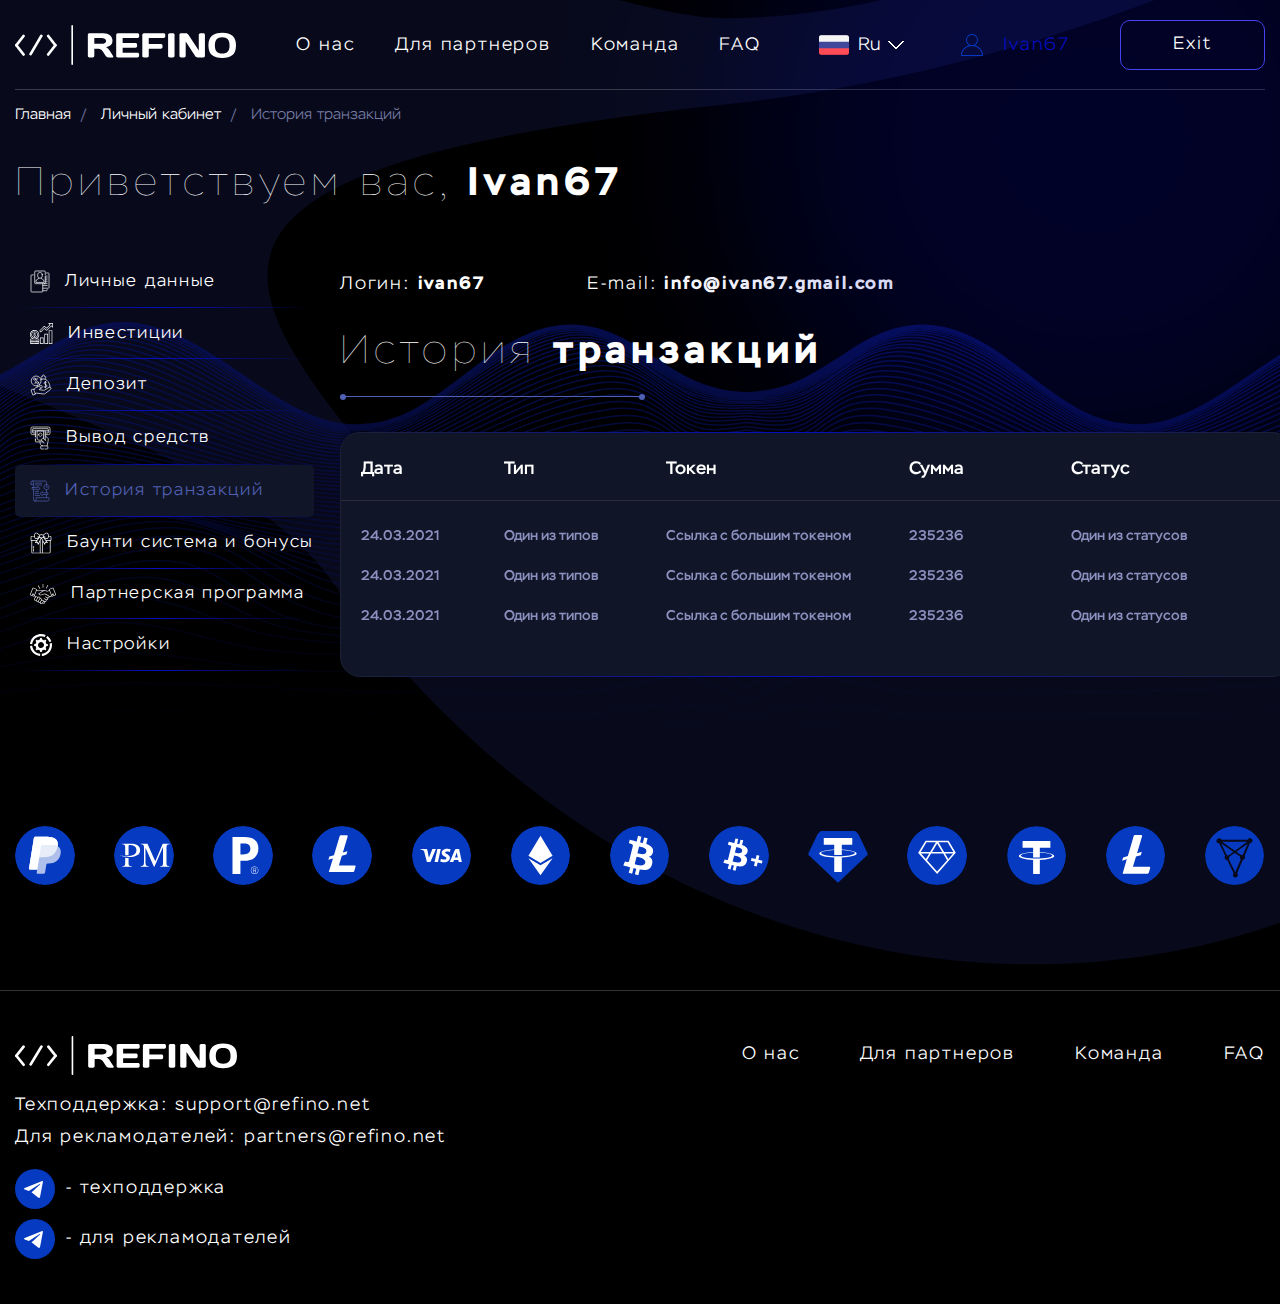
<file: history.html>
<!DOCTYPE html>
<html lang="en">

<head>
    <meta charset="UTF-8">
    <meta http-equiv="X-UA-Compatible" content="IE=edge">
    <meta name="viewport" content="width=device-width, initial-scale=1.0">
    <title>History</title>
    <link rel="stylesheet" href="https://cdn.jsdelivr.net/npm/swiper@8/swiper-bundle.min.css" />
    <link rel="stylesheet" href="css/style.min.css">
</head>

<body>

    <header class="header">
        <div class="container">
            <div class="header__inner">
                <a class="header__logo logo" href="#">
                    <img class="logo-img" src="images/logo.svg" alt="logo">
                </a>
                <nav class="header__menu menu">
                    <ul class="menu__list">
                        <li class="menu__list-item">
                            <a class="menu__list-link" href="#">
                                О нас
                            </a>
                        </li>
                        <li class="menu__list-item">
                            <a class="menu__list-link" href="#">
                                Для партнеров
                            </a>
                        </li>
                        <li class="menu__list-item">
                            <a class="menu__list-link" href="#">
                                Команда
                            </a>
                        </li>
                        <li class="menu__list-item">
                            <a class="menu__list-link" href="#">
                                FAQ
                            </a>
                        </li>
                    </ul>
                </nav>
                <div class="header__lang lang">
                    <div class="lang__text">
                        <img src="images/flag-3.png" alt="img">
                        <span>
                            Ru
                        </span>
                    </div>
                    <div class="lang__inner">
                        <a class="lang__link" href="#">
                            <img src="images/flag-1.svg" alt="img">
                            <span>
                                Ukr
                            </span>
                        </a>
                        <a class="lang__link" href="#">
                            <img src="images/flag-3.png" alt="img">
                            <span>
                                Ru
                            </span>
                        </a>
                        <a class="lang__link" href="#">
                            <img src="images/flag-2.svg" alt="img">
                            <span>
                                Eng
                            </span>
                        </a>
                    </div>
                </div>
                <a class="header__user" href="#">
                    <svg width="22" height="22" viewBox="0 0 22 22" fill="none" xmlns="http://www.w3.org/2000/svg">
                        <path
                            d="M13.629 11.3097C15.6008 10.3364 16.9608 8.3048 16.9608 5.961C16.9608 2.67408 14.2868 0 11 0C7.71317 0 5.03915 2.67408 5.03915 5.961C5.03915 8.3048 6.3992 10.3364 8.37097 11.3097C3.57102 12.4405 0 16.5953 0 21.5337C0 21.791 0.209027 22 0.466334 22H21.5337C21.791 22 22 21.791 22 21.5337C22 16.5953 18.429 12.4405 13.629 11.3097ZM5.97182 5.96045C5.97182 3.18761 8.22723 0.932143 11 0.932143C13.7728 0.932143 16.0282 3.18761 16.0282 5.96045C16.0282 8.73328 13.7728 10.9888 11 10.9888C8.22723 10.9888 5.97182 8.73328 5.97182 5.96045ZM0.944189 21.0673C1.2004 15.9918 5.61247 11.9374 11 11.9374C16.3875 11.9374 20.7996 15.9918 21.0558 21.0673H0.944189Z"
                            fill="#063AC0" />
                    </svg>
                    <span>
                        Ivan67
                    </span>
                </a>
                <a class="header__exit btn-unvsb" href="#">
                    Exit
                </a>
                <button class="header__burger burger burger--aside">
                    <svg width="35" height="27" viewBox="0 0 35 27" fill="none" xmlns="http://www.w3.org/2000/svg">
                        <path
                            d="M0 2.5C0 1.11929 1.11929 0 2.5 0H32.5C33.8807 0 35 1.11929 35 2.5C35 3.88071 33.8807 5 32.5 5H2.5C1.11929 5 0 3.88071 0 2.5Z"
                            fill="#4443F0" />
                        <path
                            d="M10 13.5C10 12.1193 11.1193 11 12.5 11H32.5C33.8807 11 35 12.1193 35 13.5C35 14.8807 33.8807 16 32.5 16H12.5C11.1193 16 10 14.8807 10 13.5Z"
                            fill="#4443F0" />
                        <path
                            d="M0 24.5C0 23.1193 1.11929 22 2.5 22H32.5C33.8807 22 35 23.1193 35 24.5C35 25.8807 33.8807 27 32.5 27H2.5C1.11929 27 0 25.8807 0 24.5Z"
                            fill="#4443F0" />
                    </svg>
                    <svg width="27" height="27" viewBox="0 0 27 27" fill="none" xmlns="http://www.w3.org/2000/svg">
                        <path
                            d="M0.767389 25.5161C-0.208921 24.5398 -0.208921 22.9569 0.767389 21.9806L21.9806 0.767389C22.9569 -0.208921 24.5398 -0.208921 25.5161 0.767389C26.4924 1.7437 26.4924 3.32661 25.5161 4.30292L4.30292 25.5161C3.32661 26.4924 1.7437 26.4924 0.767389 25.5161Z"
                            fill="#4443F0" />
                        <path
                            d="M25.517 25.5161C26.4933 24.5398 26.4933 22.9569 25.517 21.9806L4.30381 0.767389C3.3275 -0.208921 1.74459 -0.208921 0.768275 0.767389C-0.208036 1.7437 -0.208036 3.32661 0.768275 4.30292L21.9815 25.5161C22.9578 26.4924 24.5407 26.4924 25.517 25.5161Z"
                            fill="#4443F0" />
                    </svg>
                </button>
            </div>
        </div>
    </header>

    <div class="wrapper">
        <main class="main">
            <div class="main__breadcrumbs breadcrumbs">
                <div class="container">
                    <ul class="breadcrumbs__list">
                        <li class="breadcrumbs__list-item">
                            <a class="breadcrumbs__list-link" href="#">
                                Главная
                            </a>
                        </li>
                        <li class="breadcrumbs__list-item">
                            <a class="breadcrumbs__list-link" href="#">
                                Личный кабинет
                            </a>
                        </li>
                        <li class="breadcrumbs__list-item">
                            <p class="breadcrumbs__list-text" href="#">
                                История транзакций
                            </p>
                        </li>
                    </ul>
                </div>
            </div>
            <section class="main__cabinet cabinet">
                <div class="container">
                    <h2 class="cabinet__title title">
                        Приветствуем вас,
                        <span>
                            Ivan67
                        </span>
                        <span>
                                        
                        </span>
                    </h2>
                    <div class="cabinet__inner">
                        <aside class="cabinet__aside cabinet-aside">
                            <ul class="cabinet-aside__list">
                                <li class="cabinet-aside__list-item">
                                    <a class="cabinet-aside__list-link" href="#">
                                        <svg width="20" height="23" viewBox="0 0 20 23" fill="none"
                                            xmlns="http://www.w3.org/2000/svg">
                                            <path
                                                d="M17.1379 6.07042H15.2759V13.0423C15.2759 13.3908 14.9966 13.6761 14.6552 13.6761M14.6552 13.6761H5.34483C5.00345 13.6761 4.72414 13.3908 4.72414 13.0423V1.6338C4.72414 1.28521 5.00345 1 5.34483 1H14.6552C14.9966 1 15.2759 1.28521 15.2759 1.6338V4.80282M14.6552 13.6761H17.1379M17.1379 7.97183H15.2759M17.1379 9.87324H15.2759M17.1379 11.7746H15.2759M17.1379 15.5775H12.7931M8.85963 8.0028C8.85963 9.90945 5.96552 8.70438 5.96552 11.3076V12.4084H14.0345V11.3076C14.0345 8.70438 11.1404 9.90945 11.1404 8.0028M12.7931 18.1972H18.3793C18.7207 18.1972 19 17.912 19 17.5634V3.60704C19 3.25845 18.7207 2.97324 18.3793 2.97324H16.5172M12.7931 20.7324H16.5172C16.8586 20.7324 17.1379 20.4472 17.1379 20.0986V19.4648M12.7931 13.6761V21.3662C12.7931 21.7148 12.5138 22 12.1724 22H1.62069C1.27931 22 1 21.7148 1 21.3662V5.50845C1 5.15986 1.27931 4.87465 1.62069 4.87465H3.40455M12.2858 4.67352C12.2858 3.38445 11.2624 2.33944 10 2.33944C8.7376 2.33944 7.71417 3.38445 7.71417 4.67352V5.98025C7.71417 7.26932 8.7376 8.31434 10 8.31434C11.2624 8.31434 12.2858 7.26932 12.2858 5.98025V4.67352Z"
                                                stroke="white" stroke-width="0.7" stroke-miterlimit="10"
                                                stroke-linecap="round" stroke-linejoin="round" />
                                        </svg>
                                        <span>
                                            Личные данные
                                        </span>
                                    </a>
                                </li>
                                <li class="cabinet-aside__list-item">
                                    <a class="cabinet-aside__list-link" href="#">
                                        <svg width="23" height="21" viewBox="0 0 23 21" fill="none"
                                            xmlns="http://www.w3.org/2000/svg">
                                            <path
                                                d="M4.59995 8.41754C2.79127 8.41754 1.32103 9.89353 1.32103 11.7093C1.32103 13.5251 2.79127 15.001 4.59995 15.001C6.40863 15.001 7.87886 13.5251 7.87886 11.7093C7.87886 9.89353 6.40863 8.41754 4.59995 8.41754ZM4.59995 14.3653C3.14063 14.3653 1.95789 13.1743 1.95789 11.7129C1.95789 10.2516 3.14427 9.06054 4.59995 9.06054C6.05563 9.06054 7.242 10.2516 7.242 11.7129C7.242 13.1743 6.05927 14.3653 4.59995 14.3653Z"
                                                fill="white" />
                                            <path
                                                d="M4.59995 11.3914C4.35248 11.3914 4.15233 11.1905 4.15233 10.9421C4.15233 10.6936 4.35248 10.4927 4.59995 10.4927C4.84741 10.4927 5.04757 10.6936 5.04757 10.9421C5.04757 11.1174 5.1895 11.2636 5.36782 11.2636C5.54614 11.2636 5.68807 11.1211 5.68807 10.9421C5.68807 10.4525 5.36054 10.0397 4.91656 9.90449L4.91292 9.71451C4.90928 9.53914 4.76735 9.40031 4.59631 9.40031H4.59267C4.41799 9.40397 4.27606 9.54645 4.2797 9.72547L4.28334 9.90814C3.84299 10.047 3.5191 10.4562 3.5191 10.9421C3.5191 11.5412 4.00676 12.0308 4.60359 12.0308C4.85105 12.0308 5.05121 12.2317 5.05121 12.4802C5.05121 12.7286 4.85105 12.9295 4.60359 12.9295C4.35612 12.9295 4.15596 12.7286 4.15596 12.4802C4.15596 12.3048 4.01404 12.1587 3.83572 12.1587C3.65739 12.1587 3.51547 12.3011 3.51547 12.4802C3.51547 12.9697 3.84299 13.3826 4.28698 13.5177L4.29061 13.7077C4.29425 13.8831 4.43618 14.0219 4.61086 14.0219H4.6145C4.78918 14.0183 4.93111 13.8758 4.92747 13.6968L4.92384 13.5141C5.36418 13.3753 5.68807 12.9661 5.68807 12.4802C5.68807 11.881 5.20041 11.3914 4.59995 11.3914Z"
                                                fill="white" />
                                            <path
                                                d="M8.57031 15.6879H6.92176C8.00988 15.0449 8.82506 13.9671 9.098 12.6665C9.20717 12.1185 9.22901 11.6253 9.16714 11.1613C8.89784 8.84134 6.93267 7.09134 4.59995 7.09134C2.06343 7.09134 0 9.16284 0 11.7056C0 13.4008 0.917078 14.8805 2.27814 15.6842H0.629581C0.280218 15.6842 0 15.9692 0 16.3163V18.0224C0 18.1357 0.0327528 18.2416 0.0873408 18.3366C0.0327528 18.428 0 18.5339 0 18.6508V20.3606C0 20.7114 0.283857 20.9927 0.629581 20.9927H8.57031C8.91604 20.9927 9.19989 20.7077 9.19989 20.3606V18.6545C9.19989 18.5412 9.16714 18.4353 9.11255 18.3403C9.16714 18.249 9.19989 18.143 9.19989 18.0261V16.3199C9.20353 15.9729 8.91968 15.6879 8.57031 15.6879ZM0.63686 11.7093C0.63686 9.51722 2.41643 7.73434 4.59995 7.73434C6.61242 7.73434 8.30465 9.24321 8.53392 11.2416V11.249C8.58851 11.6435 8.56667 12.0673 8.47205 12.5423C8.09358 14.3653 6.46322 15.6915 4.59631 15.6915C2.41643 15.6879 0.63686 13.905 0.63686 11.7093ZM8.56667 16.3272L8.57395 18.0224H7.93709V17.5767C7.93709 17.4014 7.79516 17.2552 7.61684 17.2552C7.43852 17.2552 7.29659 17.3977 7.29659 17.5767V18.0224H6.72524V17.5767C6.72524 17.4014 6.58331 17.2552 6.40499 17.2552C6.22667 17.2552 6.08474 17.3977 6.08474 17.5767V18.0224H5.51339V17.5767C5.51339 17.4014 5.37146 17.2552 5.19314 17.2552C5.01482 17.2552 4.87289 17.3977 4.87289 17.5767V18.0224H4.30153V17.5767C4.30153 17.4014 4.1596 17.2552 3.98128 17.2552C3.80296 17.2552 3.66103 17.3977 3.66103 17.5767V18.0224H3.10788V17.5767C3.10788 17.4014 2.96595 17.2552 2.78763 17.2552C2.60931 17.2552 2.46738 17.3977 2.46738 17.5767V18.0224H1.9033V17.5767C1.9033 17.4014 1.76137 17.2552 1.58305 17.2552C1.40473 17.2552 1.2628 17.3977 1.2628 17.5767V18.0224H0.63686L0.629581 16.3272H8.56667ZM7.93709 20.357V19.9113C7.93709 19.7359 7.79516 19.5898 7.61684 19.5898C7.43852 19.5898 7.29659 19.7323 7.29659 19.9113V20.3606H6.72524V19.9113C6.72524 19.7359 6.58331 19.5898 6.40499 19.5898C6.22667 19.5898 6.08474 19.7323 6.08474 19.9113V20.3606H5.51339V19.9113C5.51339 19.7359 5.37146 19.5898 5.19314 19.5898C5.01482 19.5898 4.87289 19.7323 4.87289 19.9113V20.3606H4.30153V19.9113C4.30153 19.7359 4.1596 19.5898 3.98128 19.5898C3.80296 19.5898 3.66103 19.7323 3.66103 19.9113V20.3606H3.08968V19.9076C3.08968 19.7323 2.94775 19.5861 2.76943 19.5861C2.59111 19.5861 2.44918 19.7286 2.44918 19.9076V20.3606H1.87783V19.9076C1.87783 19.7323 1.7359 19.5861 1.55758 19.5861C1.37926 19.5861 1.23733 19.7286 1.23733 19.9076V20.3606H0.611385L0.604107 18.6618H8.53756L8.54484 20.357H7.93709Z"
                                                fill="white" />
                                            <path
                                                d="M13.254 14.5078H10.3426C10.1679 14.5078 10.0224 14.6503 10.0224 14.8293V20.6748C10.0224 20.8502 10.1643 20.9963 10.3426 20.9963H13.254C13.4286 20.9963 13.5742 20.8539 13.5742 20.6748V14.8293C13.5706 14.654 13.4286 14.5078 13.254 14.5078ZM12.9337 20.3533H10.6592V15.1472H12.9337V20.3533Z"
                                                fill="white" />
                                            <path
                                                d="M17.621 10.8544H14.7096C14.535 10.8544 14.3894 10.9969 14.3894 11.1759V20.6785C14.3894 20.8539 14.5313 21 14.7096 21H17.621C17.7957 21 17.9412 20.8575 17.9412 20.6785V11.1722C17.9412 10.9969 17.7957 10.8544 17.621 10.8544ZM17.3044 20.3533H15.0299V11.4937H17.3044V20.3533Z"
                                                fill="white" />
                                            <path
                                                d="M21.9917 7.19729H19.0803C18.9056 7.19729 18.7601 7.33977 18.7601 7.51879V20.6785C18.7601 20.8539 18.902 21 19.0803 21H21.9917C22.1664 21 22.3119 20.8575 22.3119 20.6785V7.51514C22.3083 7.33977 22.1664 7.19729 21.9917 7.19729ZM21.6714 20.3533H19.3969V7.83664H21.6714V20.3533Z"
                                                fill="white" />
                                            <path
                                                d="M22.6868 0H18.7018C18.5745 0 18.458 0.0767223 18.4071 0.197286C18.3561 0.31785 18.3852 0.453027 18.4762 0.544363L19.6626 1.73539L16.5584 4.85177L15.1536 3.43789C14.7278 3.01044 13.9709 3.00678 13.5415 3.43789L9.38549 7.62839C9.26176 7.75261 9.26176 7.9572 9.38549 8.08142L10.5464 9.24687C10.6046 9.30532 10.6883 9.34186 10.772 9.34186C10.8557 9.34186 10.9394 9.30898 10.9977 9.24687L14.3494 5.87109L15.7541 7.28132C16.1799 7.70877 16.9405 7.70877 17.3626 7.28132L21.2711 3.35752L22.4575 4.54854C22.5485 4.63987 22.6868 4.6691 22.8032 4.61795C22.9233 4.56681 22.9997 4.4499 22.9997 4.32202V0.31785C23.007 0.142484 22.8651 0 22.6868 0ZM22.3702 3.54749L21.5004 2.67432C21.3767 2.5501 21.1729 2.5501 21.0491 2.67432L16.915 6.82463C16.7294 7.01096 16.3946 7.01096 16.2053 6.82463L14.575 5.18789C14.5168 5.12944 14.4331 5.0929 14.3494 5.0929C14.2657 5.0929 14.182 5.12578 14.1237 5.18789L10.772 8.56367L10.0624 7.85125L13.9927 3.89457C14.182 3.70459 14.5131 3.70459 14.7024 3.89457L16.3327 5.53497C16.4528 5.65553 16.6639 5.65553 16.784 5.53497L20.3395 1.96555C20.4632 1.84134 20.4632 1.63674 20.3395 1.51253L19.4697 0.639353H22.3702V3.54749Z"
                                                fill="white" />
                                        </svg>
                                        <span>
                                            Инвестиции
                                        </span>
                                    </a>
                                </li>
                                <li class="cabinet-aside__list-item">
                                    <a class="cabinet-aside__list-link" href="#">
                                        <svg width="22" height="22" viewBox="0 0 22 22" fill="none"
                                            xmlns="http://www.w3.org/2000/svg">
                                            <path
                                                d="M3.74822 15.6112L4.60686 15.3762C4.56776 14.783 4.85081 14.1943 5.37667 13.8571C5.43451 13.8197 5.49524 13.7854 5.55919 13.7549L10.1575 11.5359C10.2426 11.4949 10.3293 11.4627 10.4178 11.4389C11.0703 11.2623 11.779 11.546 12.113 12.154C12.4923 12.8446 12.2532 13.7074 11.5713 14.111L9.04711 15.606L13.2951 16.3368C13.8063 16.4245 14.3321 16.3183 14.768 16.039L18.9928 13.3295C19.5593 12.9657 20.3133 13.0921 20.7276 13.6201C20.8346 13.7569 20.91 13.9086 20.954 14.0659C21.0868 14.5452 20.9296 15.0776 20.5133 15.4076H20.5129L15.2588 19.5714C14.827 19.9139 14.2727 20.0696 13.7228 20.0032L6.64145 19.1517L5.19789 19.6793M9.6919 12.6519C9.6919 12.6519 9.77679 13.0889 10.0725 13.5252C10.2063 13.7225 10.4711 13.786 10.6832 13.6742L11.0619 13.4746M4.43741 17.4036C4.76164 18.299 5.0594 19.2032 5.33027 20.1171C4.5535 20.5964 3.7103 20.8905 2.8016 21C2.10833 19.3537 1.50793 17.6748 1 15.9637C1.77713 15.4849 2.61993 15.1903 3.52908 15.0808C3.69527 15.476 3.85657 15.8732 4.01217 16.2724M7.17289 12.9764C7.15416 12.7881 7.14438 12.5933 7.14438 12.3921C7.14438 12.1498 7.15827 11.9051 7.18511 11.6585M18.4892 8.11637C19.3096 9.42303 19.7975 10.9595 19.7975 12.3921C19.7975 12.6464 19.782 12.8899 19.7523 13.1237M10.8665 5.6588C11.6608 5.17388 12.5426 4.88777 13.4709 4.88777C15.1328 4.88777 16.6452 5.80447 17.7744 7.13728M11.8136 5.19481C10.493 3.59359 11.2335 2.00725 12.4095 2.50464C12.4095 2.50464 12.3032 1 13.4709 1C14.6387 1 14.5325 2.50464 14.5325 2.50464C15.7088 2.00725 16.4489 3.59359 15.1284 5.19481M16.5011 8.34645C16.5011 8.34645 15.9103 7.80809 14.9997 8.07912C14.1635 8.32798 13.9559 9.45829 14.5241 9.89858C14.8504 10.1514 15.3412 10.3593 16.0029 10.5903C17.4837 11.1075 16.9363 13.1706 15.43 13.1805C14.8422 13.1844 14.5674 13.1475 14.051 12.8138M15.43 7.30638V13.9336M7.26116 4.21422L5.0199 9.49037M9.58836 10.3511C7.6642 12.2521 4.54442 12.2521 2.62022 10.3511C0.695973 8.45004 0.695973 5.36788 2.62022 3.46681C4.54442 1.56579 7.6642 1.56579 9.58836 3.46681C11.5126 5.36788 11.5126 8.45004 9.58836 10.3511ZM5.58114 5.10525C5.58114 5.73314 5.13773 6.24216 4.59086 6.24216C4.0439 6.24216 3.60049 5.73314 3.60049 5.10525C3.60049 4.47732 4.0439 3.96834 4.59086 3.96834C5.13773 3.96834 5.58114 4.47732 5.58114 5.10525ZM8.60807 8.71265C8.60807 9.34055 8.1647 9.84957 7.61779 9.84957C7.07083 9.84957 6.62746 9.34055 6.62746 8.71265C6.62746 8.08472 7.07083 7.5757 7.61779 7.5757C8.1647 7.5757 8.60807 8.08472 8.60807 8.71265Z"
                                                stroke="white" stroke-width="0.7" stroke-miterlimit="10"
                                                stroke-linecap="round" stroke-linejoin="round" />
                                        </svg>
                                        <span>
                                            Депозит
                                        </span>
                                    </a>
                                </li>
                                <li class="cabinet-aside__list-item">
                                    <a class="cabinet-aside__list-link" href="#">
                                        <svg width="21" height="24" viewBox="0 0 21 24" fill="none"
                                            xmlns="http://www.w3.org/2000/svg">
                                            <path
                                                d="M13.5053 12.5728V4.81703H7.11418V12.7924C7.11418 13.16 7.06485 13.0308 7.37082 13.0998C7.79437 13.1977 8.12814 13.5289 8.22426 13.9506C8.29 14.2354 8.16355 14.2015 8.49352 14.2015H11.5936M12.5633 19.8982C10.4102 19.8982 9.94372 17.5279 9.94372 15.8841M15.1994 9.97666L17.2792 11.5075C18.3059 12.2842 18.3994 13.3144 18.1718 14.4888L17.1249 19.8982M13.9933 17.1277C13.9136 16.7248 13.6241 16.3346 13.4382 16.1715C12.9679 15.7536 12.4963 15.3371 12.0248 14.9192C11.4444 14.4048 11.3926 13.5126 11.9109 12.9367C12.4294 12.3595 13.3282 12.3093 13.9098 12.8225L15.8784 14.5654M5.41873 13.9167V12.7372V15.4877C5.41873 15.706 5.59826 15.8841 5.81699 15.8841H13.1146M5.41873 10.0256V11.2051V4.81703M13.4876 23H11.2523C10.9514 23 10.7048 22.7553 10.7048 22.4579V20.4403C10.7048 20.1416 10.9514 19.8969 11.2523 19.8969H17.2666C17.5675 19.8969 17.814 20.1416 17.814 20.4403V22.4579C17.814 22.7553 17.5675 23 17.2666 23H15.0326M2.69416 4.81701H18.3058M5.41873 6.9514H2.90277C2.78898 6.9514 2.69416 6.85853 2.69416 6.74437V2.88843C2.69416 2.77551 2.78898 2.6814 2.90277 2.6814H18.0959C18.211 2.6814 18.3058 2.77551 18.3058 2.88843V6.74437C18.3058 6.85853 18.211 6.9514 18.0959 6.9514H15.1994M15.1994 4.81701V13.9656M5.41873 8.63405H2.2112C1.54492 8.63405 1 8.09326 1 7.43197V2.20203C1 1.54079 1.54492 1 2.2112 1H18.7888C19.4551 1 20 1.54079 20 2.20203V7.43197C20 8.09326 19.4551 8.63405 18.7888 8.63405H15.1994M8.67182 8.68926C8.67182 7.79208 9.40509 7.06559 10.3091 7.06559C11.2131 7.06559 11.9464 7.79208 11.9464 8.68926C11.9464 9.58767 11.2131 10.3142 10.3091 10.3142C9.40509 10.3142 8.67182 9.58767 8.67182 8.68926Z"
                                                stroke="white" stroke-width="0.7" stroke-miterlimit="10"
                                                stroke-linecap="round" stroke-linejoin="round" />
                                        </svg>
                                        <span>
                                            Вывод средств
                                        </span>
                                    </a>
                                </li>
                                <li class="cabinet-aside__list-item cabinet-aside__list-item--active">
                                    <a class="cabinet-aside__list-link" href="#">
                                        <svg width="20" height="22" viewBox="0 0 20 22" fill="none"
                                            xmlns="http://www.w3.org/2000/svg">
                                            <path
                                                d="M4.78975 21C5.4903 21 6.05819 20.4157 6.05819 19.6949V17.8771C6.05819 17.766 6.14576 17.6759 6.25374 17.6759H18.7775C18.8855 17.6759 18.9731 17.766 18.9731 17.8771V19.6949C18.9731 20.4157 18.4052 21 17.7046 21H4.78975ZM4.78975 21C4.09636 20.9914 3.53684 20.4103 3.53684 19.6949V16.7509M16.4362 5.46884V7.128H17.4279M18.6216 5.74804C18.8616 6.14953 19 6.62212 19 7.128C19 8.58489 17.8521 9.7659 16.4362 9.7659C15.0203 9.7659 13.8724 8.58485 13.8724 7.128C13.8724 5.67114 15.0203 4.49009 16.4362 4.49009C16.895 4.49009 17.3256 4.61408 17.6982 4.83126M2.33113 1H15.1678C15.8683 1 16.4362 1.5843 16.4362 2.30511V4.18881M5.23315 11.6791H8.5091M5.23315 13.6137H8.5091M5.23315 15.5483H9.68242M5.23315 3.1276H11.638M5.23315 5.06216H11.638M14.6336 12.7703H17.6485C17.7835 12.7703 17.8929 12.8828 17.8929 13.0217V14.2057C17.8929 14.3446 17.7835 14.4572 17.6485 14.4572H12.6365V15.2922C12.6365 15.5049 12.3988 15.6245 12.2356 15.4941L10.1363 13.8155C10.0084 13.7132 10.0084 13.5143 10.1363 13.4119L12.2357 11.7334C12.3989 11.6029 12.6365 11.7226 12.6365 11.9352V12.7703H13.3553M3.53688 7.42981V4.3643M3.53688 15.4356V9.2795M16.4362 14.6198V17.5954M16.4362 9.80658V12.6114M1.19567 4.32406H3.53684V2.30511C3.53688 1.5843 2.96895 1 2.26844 1C1.56789 1 1 1.5843 1 2.30511V4.12273C1 4.23392 1.08761 4.32406 1.19567 4.32406ZM2.35147 7.5428H7.36355V6.70772C7.36355 6.49508 7.60118 6.37544 7.76435 6.5059L9.86366 8.18441C9.99163 8.28675 9.99163 8.4857 9.86366 8.58803L7.76432 10.2666C7.60115 10.397 7.36351 10.2774 7.36351 10.0648V9.22968H2.35147C2.2165 9.22968 2.10711 9.11713 2.10711 8.97825V7.79423C2.10707 7.65536 2.2165 7.5428 2.35147 7.5428Z"
                                                stroke="white" stroke-width="0.7" stroke-miterlimit="10"
                                                stroke-linecap="round" stroke-linejoin="round" />
                                        </svg>
                                        <span>
                                            История транзакций
                                        </span>
                                    </a>
                                </li>
                                <li class="cabinet-aside__list-item">
                                    <a class="cabinet-aside__list-link" href="#">
                                        <svg width="22" height="22" viewBox="0 0 22 22" fill="none"
                                            xmlns="http://www.w3.org/2000/svg">
                                            <path
                                                d="M9.38982 4.25204L9.73982 4.25259L9.73982 4.25249L9.38982 4.25204ZM9.75937 3.27277L10.024 3.50185L10.0242 3.50164L9.75937 3.27277ZM13.1102 3.34066L12.8328 3.55411L12.8333 3.55473L13.1102 3.34066ZM13.4232 4.25204L13.0732 4.2516V4.25204H13.4232ZM7.28903 6.35004L7.11026 6.04914C6.94519 6.14721 6.88995 6.35996 6.98645 6.52595C7.08295 6.69194 7.29516 6.7492 7.46206 6.65427L7.28903 6.35004ZM7.2557 6.36992L7.43099 6.67292L7.43633 6.6697L7.2557 6.36992ZM7.23944 6.37927L7.06453 6.0761C6.89734 6.17256 6.8398 6.38615 6.93591 6.55354C7.03202 6.72093 7.2455 6.77891 7.41308 6.68315L7.23944 6.37927ZM7.22074 6.39024L7.39076 6.69629L7.39819 6.69192L7.22074 6.39024ZM7.19716 6.4041L7.02242 6.10084L7.02097 6.10168L7.19716 6.4041ZM7.08862 6.46788L7.26616 6.76952L7.26705 6.76899L7.08862 6.46788ZM5.88171 6.64715L5.80352 6.98831L5.8037 6.98835L5.88171 6.64715ZM4.51057 4.25081L4.85961 4.22491L4.85961 4.22487L4.51057 4.25081ZM7.26017 1.33902L7.04602 1.61587L7.04612 1.61594L7.26017 1.33902ZM7.34106 1.40163L7.5944 1.16013C7.58285 1.14802 7.57045 1.13675 7.5573 1.12641L7.34106 1.40163ZM7.34187 1.40248L7.08854 1.64398C7.10269 1.65882 7.11811 1.67239 7.13463 1.68453L7.34187 1.40248ZM7.36419 1.41951L7.57876 1.14294L7.57419 1.13951L7.36419 1.41951ZM7.42602 1.46748L7.21148 1.74402C7.22958 1.75806 7.24901 1.77029 7.2695 1.78053L7.42602 1.46748ZM7.42805 1.4687H7.77805C7.77805 1.2754 7.62135 1.1187 7.42805 1.1187V1.4687ZM7.42805 1.46911H7.07805C7.07805 1.57743 7.12821 1.67965 7.21388 1.74593L7.42805 1.46911ZM15.6719 6.35244L15.852 6.05231L15.8518 6.05221L15.6719 6.35244ZM15.6801 6.35732L15.5043 6.65999C15.6659 6.75384 15.8728 6.70415 15.9741 6.54712C16.0755 6.39009 16.0356 6.18114 15.8835 6.07251L15.6801 6.35732ZM12.8964 3.06346C12.7435 3.18176 12.7155 3.40158 12.8338 3.55446C12.9521 3.70733 13.1719 3.73536 13.3248 3.61707L12.8964 3.06346ZM15.6967 1.33904L15.4828 1.06207L15.4825 1.06224L15.6967 1.33904ZM18.4463 4.25079L18.0973 4.22476L18.0973 4.22501L18.4463 4.25079ZM17.0756 6.64717L17.1536 6.98838L17.1538 6.98833L17.0756 6.64717ZM15.8683 6.46786L16.0457 6.16616L16.0456 6.16613L15.8683 6.46786ZM15.7016 6.3699L15.5232 6.67098L15.5243 6.67163L15.7016 6.3699ZM15.6577 6.34392L15.8376 6.04369C15.7833 6.01112 15.7211 5.99392 15.6577 5.99392V6.34392ZM15.6573 6.34392L15.4632 6.63515C15.5207 6.67347 15.5882 6.69392 15.6573 6.69392V6.34392ZM15.6561 6.34311L15.3972 6.5786C15.4164 6.59976 15.4382 6.61848 15.462 6.63434L15.6561 6.34311ZM15.6557 6.34266L15.9146 6.10717C15.8909 6.08109 15.8634 6.05875 15.833 6.0409L15.6557 6.34266ZM17.4894 10.7537L17.3988 11.0917C17.5421 11.1301 17.6939 11.0741 17.7779 10.9518C17.8619 10.8296 17.8597 10.6677 17.7725 10.5478L17.4894 10.7537ZM15.2683 10.1585L15.3589 9.82047C15.2692 9.79644 15.1737 9.80902 15.0933 9.85544C15.0129 9.90185 14.9542 9.9783 14.9302 10.068L15.2683 10.1585ZM14.6732 12.3797L14.3608 12.5375C14.4262 12.667 14.5648 12.7427 14.7092 12.7278C14.8536 12.7129 14.9737 12.6104 15.0113 12.4703L14.6732 12.3797ZM8.13983 12.3797L7.80175 12.4703C7.83931 12.6104 7.95949 12.7129 8.10384 12.7278C8.2482 12.7427 8.38679 12.667 8.45223 12.5375L8.13983 12.3797ZM7.54471 10.1585L7.88278 10.068C7.85876 9.9783 7.8001 9.90185 7.71971 9.85543C7.63932 9.80902 7.54379 9.79644 7.45412 9.82047L7.54471 10.1585ZM5.32361 10.7537L5.04244 10.5452C4.95378 10.6648 4.95048 10.8274 5.03422 10.9505C5.11795 11.0736 5.27039 11.1303 5.41419 11.0917L5.32361 10.7537ZM9.87181 5.206C9.98693 5.05071 9.95436 4.83151 9.79908 4.7164C9.64379 4.60128 9.42459 4.63385 9.30947 4.78913L9.87181 5.206ZM18.461 3.90204C18.2677 3.90204 18.111 4.05874 18.111 4.25204C18.111 4.44534 18.2677 4.60204 18.461 4.60204V3.90204ZM21 8.31708V8.66708C21.1933 8.66708 21.35 8.51038 21.35 8.31708H21ZM15.7175 7.96708C15.5242 7.96708 15.3675 8.12378 15.3675 8.31708C15.3675 8.51038 15.5242 8.66708 15.7175 8.66708V7.96708ZM7.12967 8.66708C7.32297 8.66708 7.47967 8.51038 7.47967 8.31708C7.47967 8.12378 7.32297 7.96708 7.12967 7.96708V8.66708ZM1 8.31708H0.65C0.65 8.51038 0.8067 8.66708 1 8.66708V8.31708ZM4.49593 4.60204C4.68923 4.60204 4.84593 4.44534 4.84593 4.25204C4.84593 4.05874 4.68923 3.90204 4.49593 3.90204V4.60204ZM20.537 8.31708C20.537 8.12378 20.3803 7.96708 20.187 7.96708C19.9937 7.96708 19.837 8.12378 19.837 8.31708H20.537ZM2.16301 8.31708C2.16301 8.12378 2.00631 7.96708 1.81301 7.96708C1.61971 7.96708 1.46301 8.12378 1.46301 8.31708H2.16301ZM7.74797 3.90204C7.55467 3.90204 7.39797 4.05874 7.39797 4.25204C7.39797 4.44534 7.55467 4.60204 7.74797 4.60204L7.74797 3.90204ZM15.0651 4.60204C15.2584 4.60204 15.4151 4.44534 15.4151 4.25204C15.4151 4.05874 15.2584 3.90204 15.0651 3.90204L15.0651 4.60204ZM12.976 8.32724C12.976 8.13394 12.8193 7.97724 12.626 7.97724C12.4327 7.97724 12.276 8.13394 12.276 8.32724H12.976ZM12.276 21C12.276 21.1933 12.4327 21.35 12.626 21.35C12.8193 21.35 12.976 21.1933 12.976 21H12.276ZM9.83699 21C9.83699 21.1933 9.99369 21.35 10.187 21.35C10.3803 21.35 10.537 21.1933 10.537 21H9.83699ZM10.537 8.32724C10.537 8.13394 10.3803 7.97724 10.187 7.97724C9.99369 7.97724 9.83699 8.13394 9.83699 8.32724H10.537ZM3.78902 16.6911C3.78902 16.4978 3.63232 16.3411 3.43902 16.3411C3.24572 16.3411 3.08902 16.4978 3.08902 16.6911H3.78902ZM3.08902 19.374C3.08902 19.5673 3.24572 19.724 3.43902 19.724C3.63232 19.724 3.78902 19.5673 3.78902 19.374H3.08902ZM3.43902 15.0085C3.47012 15.0085 3.49553 15.034 3.49553 15.065H4.19553C4.19553 14.6474 3.85671 14.3085 3.43902 14.3085V15.0085ZM3.49553 15.065C3.49553 15.0961 3.47012 15.1215 3.43902 15.1215V15.8215C3.85671 15.8215 4.19553 15.4827 4.19553 15.065H3.49553ZM3.43902 15.1215C3.40793 15.1215 3.38252 15.0961 3.38252 15.065H2.68252C2.68252 15.4827 3.02133 15.8215 3.43902 15.8215V15.1215ZM3.38252 15.065C3.38252 15.034 3.40793 15.0085 3.43902 15.0085V14.3085C3.02133 14.3085 2.68252 14.6474 2.68252 15.065H3.38252ZM11.3905 5.52806C10.5813 5.52372 10.1089 5.1931 9.89338 4.82186L9.28797 5.17327C9.64964 5.79634 10.3756 6.22263 11.3867 6.22805L11.3905 5.52806ZM9.89344 4.82197C9.79052 4.64451 9.73951 4.44843 9.73982 4.25259L9.03982 4.25149C9.03932 4.57028 9.12254 4.88802 9.28791 5.17316L9.89344 4.82197ZM9.73982 4.25249C9.74016 3.98798 9.83359 3.7218 10.024 3.50185L9.49475 3.0437C9.19321 3.39204 9.04038 3.82097 9.03982 4.25159L9.73982 4.25249ZM10.0242 3.50164C10.2752 3.21116 10.7204 2.97602 11.4065 2.97602V2.27602C10.5544 2.27602 9.90123 2.57341 9.49458 3.0439L10.0242 3.50164ZM11.4065 2.97602C12.1338 2.97602 12.5903 3.239 12.8328 3.55411L13.3876 3.12721C12.9894 2.6098 12.3101 2.27602 11.4065 2.27602V2.97602ZM12.8333 3.55473C12.9945 3.7633 13.0735 4.00796 13.0732 4.2516L13.7732 4.25248C13.7737 3.85547 13.6445 3.45948 13.3871 3.12658L12.8333 3.55473ZM13.0732 4.25204C13.0732 4.42953 13.0309 4.60761 12.9457 4.7719L13.5672 5.09397C13.7041 4.8298 13.7732 4.54121 13.7732 4.25204H13.0732ZM12.9458 4.77184C12.7418 5.1652 12.2637 5.52337 11.4225 5.52806L11.4264 6.22805C12.4802 6.22217 13.2232 5.75758 13.5672 5.09403L12.9458 4.77184ZM9.59068 4.99757C9.41335 4.69581 9.41334 4.69582 9.41332 4.69583C9.4133 4.69584 9.41328 4.69586 9.41324 4.69588C9.41317 4.69592 9.41307 4.69598 9.41293 4.69606C9.41265 4.69622 9.41223 4.69647 9.41168 4.69679C9.41058 4.69744 9.40893 4.69841 9.40676 4.69968C9.40242 4.70224 9.39598 4.70602 9.38757 4.71096C9.37076 4.72084 9.3461 4.73533 9.31472 4.75378C9.25194 4.79066 9.16227 4.84336 9.05463 4.90662C8.83936 5.03312 8.55227 5.20183 8.26497 5.37066C7.97767 5.53949 7.69017 5.70843 7.47409 5.83539C7.25523 5.96399 7.11476 6.04651 7.116 6.0458L7.46206 6.65427C7.46819 6.65079 8.04783 6.31017 8.61961 5.97417C8.90692 5.80534 9.19401 5.63663 9.40928 5.51012C9.51692 5.44687 9.6066 5.39417 9.66937 5.35728C9.70076 5.33884 9.72541 5.32435 9.74223 5.31447C9.75063 5.30953 9.75708 5.30574 9.76142 5.30319C9.76359 5.30191 9.76524 5.30095 9.76634 5.3003C9.76689 5.29997 9.76731 5.29973 9.76759 5.29957C9.76772 5.29948 9.76783 5.29942 9.7679 5.29938C9.76793 5.29936 9.76796 5.29935 9.76798 5.29934C9.76799 5.29932 9.768 5.29932 9.59068 4.99757ZM7.4678 6.65094C7.46889 6.65029 7.47068 6.64922 7.47253 6.6481C7.47304 6.64779 7.47393 6.64725 7.47502 6.64658C7.47537 6.64636 7.47859 6.64438 7.48254 6.64181C7.48372 6.64103 7.48577 6.63969 7.48829 6.63797C7.49005 6.63677 7.49564 6.63295 7.50255 6.62772C7.50569 6.62534 7.51318 6.61961 7.5222 6.61169C7.52675 6.60762 7.53759 6.59734 7.54379 6.59104C7.55317 6.58087 7.57686 6.55102 7.5902 6.53073C7.61304 6.4864 7.64076 6.32983 7.61764 6.22226C7.54656 6.10926 7.37352 6.00849 7.30553 5.99898C7.27408 5.99911 7.22605 6.00482 7.20948 6.00838C7.1994 6.01096 7.18274 6.01594 7.17611 6.01818C7.1554 6.02539 7.13956 6.03328 7.13912 6.03349C7.13456 6.03569 7.13102 6.03752 7.12939 6.03837C7.12593 6.04018 7.12324 6.04166 7.12229 6.04218C7.11606 6.04561 7.10873 6.04998 7.10871 6.05C7.10237 6.05375 7.09142 6.06027 7.07506 6.07013L7.43633 6.6697C7.45168 6.66045 7.46085 6.65499 7.46498 6.65255C7.47019 6.64947 7.46568 6.6522 7.4601 6.65527C7.45919 6.65577 7.45654 6.65723 7.45309 6.65903C7.45148 6.65987 7.44794 6.6617 7.44339 6.6639C7.44297 6.6641 7.42713 6.67199 7.40642 6.6792C7.3998 6.68144 7.38313 6.68642 7.37305 6.689C7.35649 6.69256 7.30845 6.69827 7.277 6.6984C7.20902 6.68889 7.03598 6.58812 6.9649 6.47511C6.94178 6.36754 6.9695 6.21098 6.99234 6.16665C7.00568 6.14636 7.02936 6.11651 7.03874 6.10634C7.04494 6.10004 7.05578 6.08976 7.06033 6.08569C7.06935 6.07777 7.07684 6.07204 7.07997 6.06967C7.08688 6.06444 7.09246 6.06062 7.09422 6.05943C7.09673 6.05772 7.09877 6.05638 7.09994 6.05562C7.10383 6.05307 7.10696 6.05115 7.10719 6.05101C7.10816 6.05041 7.10891 6.04996 7.10924 6.04976C7.11035 6.04908 7.11089 6.04876 7.11026 6.04914L7.4678 6.65094ZM7.08043 6.06696C7.076 6.06952 7.07089 6.07246 7.06579 6.07538L7.41308 6.68315C7.41936 6.67956 7.42555 6.676 7.43096 6.67287L7.08043 6.06696ZM7.41434 6.68243C7.41717 6.6808 7.41877 6.67987 7.41924 6.6796C7.41937 6.67952 7.41923 6.67961 7.41908 6.67969C7.41904 6.67971 7.41896 6.67976 7.41885 6.67983C7.41884 6.67983 7.41845 6.68005 7.41797 6.68033C7.41759 6.68055 7.41606 6.68142 7.41491 6.68206C7.31214 6.71994 6.90178 6.45012 7.06365 6.07667C7.06485 6.07596 7.06645 6.07501 7.06684 6.07478C7.06704 6.07466 7.06735 6.07448 7.06747 6.07441C7.06767 6.07429 7.06783 6.0742 7.06788 6.07417C7.06794 6.07413 7.068 6.0741 7.06802 6.07409C7.06808 6.07405 7.06812 6.07403 7.06813 6.07402C7.06815 6.07401 7.06817 6.074 7.06808 6.07405C7.06802 6.07409 7.06793 6.07414 7.06782 6.0742C7.0674 6.07445 7.0667 6.07485 7.06575 6.07541C7.06194 6.07763 7.05416 6.08217 7.04328 6.08856L7.39819 6.69192C7.40805 6.68612 7.4149 6.68213 7.4179 6.68038C7.41865 6.67994 7.41917 6.67964 7.41944 6.67949C7.4195 6.67945 7.41956 6.67941 7.41961 6.67939C7.41963 6.67938 7.41972 6.67932 7.41978 6.67928C7.41981 6.67927 7.41986 6.67924 7.41992 6.67921C7.41995 6.67919 7.42 6.67916 7.42007 6.67912C7.42012 6.67909 7.42028 6.67899 7.42049 6.67887C7.4206 6.67881 7.42092 6.67862 7.42112 6.67851C7.42151 6.67827 7.42311 6.67733 7.42431 6.67661C7.58618 6.30316 7.17582 6.03334 7.07305 6.07122C7.0719 6.07186 7.07037 6.07273 7.06999 6.07295C7.06951 6.07323 7.06912 6.07345 7.06911 6.07346C7.069 6.07352 7.06891 6.07357 7.06887 6.0736C7.06878 6.07364 7.06872 6.07368 7.0687 6.0737C7.06866 6.07371 7.06864 6.07373 7.06862 6.07374C7.06859 6.07376 7.06856 6.07378 7.06854 6.07379C7.06828 6.07393 7.06699 6.07468 7.06453 6.0761L7.41434 6.68243ZM7.05076 6.08429C7.04158 6.08939 7.03341 6.09429 7.02962 6.09656C7.02451 6.09962 7.02352 6.10021 7.02242 6.10084L7.37189 6.70736C7.37933 6.70308 7.38647 6.69878 7.38919 6.69715C7.39323 6.69473 7.39257 6.69516 7.39071 6.6962L7.05076 6.08429ZM7.02097 6.10168C6.99345 6.11772 6.96577 6.13398 6.94507 6.14618C6.9347 6.15229 6.92602 6.15742 6.91992 6.16103C6.91687 6.16283 6.91446 6.16426 6.9128 6.16524C6.91197 6.16573 6.91133 6.16611 6.91089 6.16637C6.91067 6.1665 6.9105 6.1666 6.91039 6.16667C6.91033 6.1667 6.91028 6.16673 6.91025 6.16675C6.91023 6.16676 6.91022 6.16676 6.91021 6.16677C6.91021 6.16677 6.9102 6.16678 6.9102 6.16678C6.9102 6.16678 6.9102 6.16678 6.91019 6.16678C6.91019 6.16678 6.91019 6.16678 7.08862 6.46788C7.26705 6.76899 7.26705 6.76899 7.26705 6.76899C7.26705 6.76899 7.26705 6.76899 7.26705 6.76899C7.26705 6.76899 7.26705 6.76899 7.26705 6.76899C7.26706 6.76898 7.26707 6.76898 7.26708 6.76897C7.2671 6.76896 7.26713 6.76894 7.26718 6.76891C7.26727 6.76886 7.26742 6.76877 7.26761 6.76866C7.268 6.76842 7.26859 6.76807 7.26937 6.76761C7.27092 6.76669 7.27322 6.76534 7.27615 6.7636C7.28202 6.76013 7.29041 6.75518 7.30046 6.74925C7.32062 6.73737 7.34721 6.72175 7.37334 6.70653L7.02097 6.10168ZM6.91109 6.16625C6.64459 6.32311 6.31346 6.38684 5.95973 6.30596L5.8037 6.98835C6.33533 7.1099 6.84892 7.0151 7.26616 6.76951L6.91109 6.16625ZM5.95991 6.306C5.68333 6.24261 5.43105 6.02517 5.22929 5.64555C5.02838 5.26752 4.89975 4.76575 4.85961 4.22491L4.16153 4.27671C4.20677 4.88628 4.35313 5.48857 4.61117 5.97407C4.86835 6.45795 5.25895 6.86349 5.80352 6.98831L5.95991 6.306ZM4.85961 4.22487C4.80558 3.49792 4.91465 2.74829 5.17349 2.19546C5.43122 1.64498 5.80063 1.35 6.26586 1.35V0.65C5.42784 0.65 4.86229 1.20928 4.53953 1.89864C4.21788 2.58565 4.10093 3.46143 4.16154 4.27675L4.85961 4.22487ZM6.26586 1.35C6.56015 1.35 6.83046 1.44913 7.04602 1.61587L7.47431 1.06218C7.14028 0.803799 6.72034 0.65 6.26586 0.65V1.35ZM7.26017 1.33902C7.04612 1.61594 7.04612 1.61594 7.04612 1.61594C7.04612 1.61594 7.04612 1.61594 7.04612 1.61594C7.04612 1.61594 7.04613 1.61595 7.04613 1.61595C7.04614 1.61596 7.04615 1.61597 7.04617 1.61598C7.04621 1.61601 7.04626 1.61605 7.04633 1.61611C7.04647 1.61621 7.04668 1.61638 7.04696 1.61659C7.04751 1.61702 7.04832 1.61764 7.04935 1.61844C7.05141 1.62003 7.05437 1.62232 7.05793 1.62507C7.06506 1.63058 7.07462 1.63797 7.08435 1.6455C7.09409 1.65304 7.10397 1.66068 7.11175 1.6667C7.11564 1.66972 7.11896 1.67228 7.12144 1.67421C7.12439 1.6765 7.12517 1.67711 7.12482 1.67684L7.5573 1.12641C7.55307 1.12309 7.53109 1.10608 7.51261 1.09179C7.50283 1.08423 7.49323 1.07681 7.48608 1.07128C7.48251 1.06852 7.47954 1.06623 7.47747 1.06462C7.47643 1.06382 7.47562 1.06319 7.47507 1.06277C7.47479 1.06255 7.47458 1.06239 7.47444 1.06228C7.47436 1.06222 7.47431 1.06218 7.47427 1.06215C7.47425 1.06214 7.47424 1.06213 7.47423 1.06212C7.47423 1.06212 7.47422 1.06211 7.47422 1.06211C7.47422 1.06211 7.47422 1.06211 7.47422 1.06211C7.47422 1.06211 7.47422 1.06211 7.26017 1.33902ZM7.08773 1.64313L7.08854 1.64398L7.59521 1.16098L7.5944 1.16013L7.08773 1.64313ZM7.13463 1.68453C7.13595 1.68549 7.13854 1.68745 7.14209 1.69019C7.14369 1.69143 7.14515 1.69256 7.14659 1.69368C7.14722 1.69417 7.14811 1.69487 7.1489 1.69547C7.1493 1.69579 7.1499 1.69625 7.15057 1.69676C7.15104 1.69712 7.15245 1.69821 7.15419 1.69951L7.57419 1.13951C7.57573 1.14067 7.57686 1.14154 7.57698 1.14163C7.5773 1.14188 7.57748 1.14201 7.5774 1.14195C7.57722 1.14181 7.57689 1.14155 7.57607 1.14092C7.57464 1.13981 7.57237 1.13805 7.56977 1.13604C7.56491 1.13228 7.55715 1.12634 7.54912 1.12043L7.13463 1.68453ZM7.14965 1.69605L7.21148 1.74402L7.64056 1.19094L7.57873 1.14297L7.14965 1.69605ZM7.2695 1.78053C7.25021 1.77089 7.23614 1.76155 7.23032 1.75761C7.22571 1.75449 7.21885 1.74954 7.22374 1.75304C7.22477 1.75377 7.22819 1.75621 7.23263 1.75919C7.23691 1.76206 7.24495 1.76732 7.25544 1.77325C7.26525 1.7788 7.2833 1.78843 7.30726 1.79722C7.32964 1.80544 7.37246 1.8187 7.42805 1.8187V1.1187C7.48354 1.1187 7.52625 1.13194 7.5485 1.14011C7.57234 1.14886 7.59025 1.15842 7.59991 1.16388C7.61026 1.16972 7.61815 1.17489 7.62226 1.17765C7.62654 1.18052 7.62979 1.18284 7.63064 1.18345C7.63518 1.18669 7.62793 1.18146 7.62293 1.17808C7.61671 1.17386 7.60223 1.16427 7.58255 1.15443L7.2695 1.78053ZM7.07805 1.4687V1.46911H7.77805V1.4687H7.07805ZM7.21388 1.74593L9.54521 3.5496L9.97354 2.99595L7.64222 1.19228L7.21388 1.74593ZM15.4919 6.65257L15.5 6.65745L15.8601 6.05719L15.852 6.05231L15.4919 6.65257ZM13.3248 3.61707L15.9109 1.61585L15.4825 1.06224L12.8964 3.06346L13.3248 3.61707ZM15.9107 1.61602C16.1269 1.44904 16.3969 1.35002 16.6911 1.35002V0.650021C16.2365 0.650021 15.817 0.803844 15.4828 1.06207L15.9107 1.61602ZM16.6911 1.35002C17.1561 1.35002 17.5256 1.64501 17.7834 2.19552C18.0424 2.74834 18.1515 3.49793 18.0973 4.22476L18.7954 4.27683C18.8562 3.46142 18.7391 2.58562 18.4174 1.89862C18.0945 1.2093 17.5289 0.650021 16.6911 0.650021V1.35002ZM18.0973 4.22501C18.0573 4.76581 17.9288 5.26757 17.728 5.64558C17.5263 6.02519 17.274 6.24263 16.9974 6.30602L17.1538 6.98833C17.6984 6.86351 18.089 6.45796 18.3461 5.97403C18.6041 5.48851 18.7504 4.88618 18.7954 4.27657L18.0973 4.22501ZM16.9977 6.30596C16.6435 6.38686 16.3127 6.32316 16.0457 6.16616L15.6909 6.76957C16.1084 7.01509 16.6215 7.10992 17.1536 6.98838L16.9977 6.30596ZM16.0456 6.16613L15.879 6.06816L15.5243 6.67163L15.6909 6.7696L16.0456 6.16613ZM15.8801 6.06882C15.8656 6.06021 15.8553 6.05421 15.8496 6.05095C15.8488 6.05048 15.8478 6.04989 15.8466 6.04924C15.8461 6.04898 15.8432 6.04732 15.8396 6.0454C15.8386 6.04484 15.8366 6.04378 15.8341 6.04249C15.8329 6.04186 15.8261 6.03836 15.8173 6.03441C15.8149 6.0333 15.8009 6.02693 15.7823 6.02088C15.7766 6.01902 15.748 6.00945 15.71 6.0055C15.6869 6.00388 15.6238 6.00722 15.5846 6.01519C15.5173 6.04057 15.3866 6.15367 15.341 6.24525C15.3248 6.32695 15.3393 6.4565 15.3563 6.50094C15.3686 6.52492 15.3922 6.56144 15.4023 6.57454C15.4208 6.59723 15.438 6.61237 15.4428 6.61654C15.4555 6.62768 15.4662 6.63541 15.4686 6.63712C15.4758 6.64238 15.4817 6.64621 15.4829 6.64699C15.4852 6.64847 15.487 6.64963 15.488 6.65025C15.4901 6.65152 15.4917 6.65252 15.4924 6.65297C15.4966 6.65552 15.5015 6.65838 15.5043 6.65999L15.8558 6.05464C15.8523 6.0526 15.8532 6.05312 15.8559 6.05474C15.8565 6.05508 15.858 6.05598 15.8599 6.05719C15.8608 6.05777 15.8626 6.0589 15.8648 6.06035C15.866 6.06111 15.8719 6.06492 15.8791 6.07017C15.8815 6.07187 15.8922 6.0796 15.9049 6.09073C15.9096 6.0949 15.9268 6.11004 15.9453 6.13273C15.9555 6.14583 15.979 6.18235 15.9913 6.20633C16.0084 6.25076 16.0228 6.38031 16.0066 6.46201C15.9611 6.5536 15.8303 6.6667 15.763 6.69207C15.7238 6.70004 15.6608 6.70339 15.6377 6.70176C15.5996 6.69781 15.571 6.68825 15.5653 6.68638C15.5468 6.68034 15.5328 6.67397 15.5303 6.67287C15.5216 6.66892 15.5148 6.66544 15.5137 6.66483C15.5112 6.66356 15.5093 6.66253 15.5083 6.66199C15.5062 6.66089 15.5047 6.66003 15.5041 6.65971C15.5033 6.6593 15.5028 6.65898 15.5025 6.65881C15.5021 6.65862 15.5019 6.65849 15.5018 6.65842C15.5017 6.65835 15.5016 6.65831 15.5016 6.65831C15.5016 6.6583 15.5016 6.65833 15.5017 6.65837C15.5018 6.65842 15.5019 6.65849 15.5021 6.65858C15.5024 6.65876 15.5028 6.659 15.5033 6.65932C15.5044 6.65995 15.5059 6.66081 15.5078 6.6619C15.5115 6.66408 15.5166 6.66709 15.5232 6.67098L15.8801 6.06882ZM15.8835 6.07251C15.8738 6.0656 15.8653 6.06018 15.8588 6.05627C15.8526 6.05252 15.8475 6.04968 15.8458 6.04876C15.8453 6.04851 15.8449 6.04828 15.8448 6.04821C15.8446 6.04809 15.8447 6.04813 15.8448 6.04819C15.845 6.04832 15.8462 6.04898 15.8478 6.04989C15.8508 6.05164 15.8576 6.05559 15.8661 6.06122L15.4778 6.64366C15.4875 6.6501 15.4955 6.65482 15.4999 6.65732C15.5021 6.6586 15.504 6.65963 15.5049 6.66013C15.5053 6.66038 15.5057 6.66061 15.5059 6.66068C15.5061 6.6608 15.506 6.66076 15.5059 6.6607C15.5056 6.66053 15.5019 6.65848 15.4971 6.65558C15.492 6.65252 15.4849 6.64802 15.4766 6.64212L15.8835 6.07251ZM15.8518 6.05221L15.8376 6.04369L15.4778 6.64415L15.492 6.65267L15.8518 6.05221ZM15.6577 5.99392H15.6573V6.69392H15.6577V5.99392ZM15.8514 6.05269L15.8502 6.05188L15.462 6.63434L15.4632 6.63515L15.8514 6.05269ZM15.915 6.10761L15.9146 6.10717L15.3968 6.57815L15.3972 6.5786L15.915 6.10761ZM15.833 6.0409L13.4338 4.63117L13.0792 5.2347L15.4784 6.64442L15.833 6.0409ZM12.9734 5.13878L17.2064 10.9595L17.7725 10.5478L13.5396 4.72708L12.9734 5.13878ZM17.58 10.4156L15.3589 9.82047L15.1777 10.4966L17.3988 11.0917L17.58 10.4156ZM14.9302 10.068L14.3351 12.2891L15.0113 12.4703L15.6064 10.2491L14.9302 10.068ZM14.9856 12.2219L11.701 5.72023L11.0762 6.03588L14.3608 12.5375L14.9856 12.2219ZM11.3886 6.22806H11.4244V5.52806H11.3886V6.22806ZM11.112 5.72023L7.82743 12.2219L8.45223 12.5375L11.7368 6.03588L11.112 5.72023ZM8.4779 12.2891L7.88278 10.068L7.20663 10.2491L7.80175 12.4703L8.4779 12.2891ZM7.45412 9.82047L5.23303 10.4156L5.41419 11.0917L7.63529 10.4966L7.45412 9.82047ZM5.60478 10.9621L9.87181 5.206L9.30947 4.78913L5.04244 10.5452L5.60478 10.9621ZM18.461 4.60204H20.187V3.90204H18.461V4.60204ZM20.187 4.60204C20.4429 4.60204 20.65 4.80916 20.65 5.06505H21.35C21.35 4.42256 20.8295 3.90204 20.187 3.90204V4.60204ZM20.65 5.06505V8.31708H21.35V5.06505H20.65ZM21 7.96708H15.7175V8.66708H21V7.96708ZM7.12967 7.96708H1V8.66708H7.12967V7.96708ZM1.35 8.31708V5.06505H0.65V8.31708H1.35ZM1.35 5.06505C1.35 4.80916 1.55712 4.60204 1.81301 4.60204V3.90204C1.17052 3.90204 0.65 4.42256 0.65 5.06505H1.35ZM1.81301 4.60204H4.49593V3.90204H1.81301V4.60204ZM19.837 8.31708V20.187H20.537V8.31708H19.837ZM19.837 20.187C19.837 20.2488 19.7893 20.3599 19.6249 20.4761C19.4668 20.5879 19.2719 20.65 19.1301 20.65V21.35C19.4375 21.35 19.771 21.2301 20.029 21.0477C20.2808 20.8698 20.537 20.5744 20.537 20.187H19.837ZM19.1301 20.65H2.62602V21.35H19.1301V20.65ZM2.62602 20.65C2.37013 20.65 2.16301 20.4429 2.16301 20.187H1.46301C1.46301 20.8295 1.98353 21.35 2.62602 21.35V20.65ZM2.16301 20.187V8.31708H1.46301V20.187H2.16301ZM7.74797 4.60204L9.38982 4.60204L9.38982 3.90204L7.74797 3.90204L7.74797 4.60204ZM13.4232 4.60204L15.0651 4.60204L15.0651 3.90204L13.4232 3.90204L13.4232 4.60204ZM12.276 8.32724V21H12.976V8.32724H12.276ZM10.537 21V8.32724H9.83699V21H10.537ZM3.08902 16.6911V19.374H3.78902V16.6911H3.08902Z"
                                                fill="white" />
                                        </svg>
                                        <span>
                                            Баунти система и бонусы
                                        </span>
                                    </a>
                                </li>
                                <li class="cabinet-aside__list-item">
                                    <a class="cabinet-aside__list-link" href="#">
                                        <svg width="26" height="20" viewBox="0 0 26 20" fill="none"
                                            xmlns="http://www.w3.org/2000/svg">
                                            <path
                                                d="M23.5429 4.26347C23.463 4.0645 23.3067 3.90498 23.1081 3.8199C22.9095 3.73483 22.6849 3.73115 22.4836 3.80967L19.556 4.95527C19.3548 5.03427 19.1936 5.18893 19.1076 5.38536C19.0216 5.58178 19.0179 5.80392 19.0972 6.00307L19.2199 6.30999C17.9906 6.91167 17.0901 7.07674 16.6136 6.78449C16.6075 6.78067 16.6012 6.7771 16.5947 6.77379C16.0341 6.48462 15.4174 6.31728 14.7861 6.28299C14.1547 6.24869 13.5233 6.34822 12.934 6.57492C11.8942 6.07305 10.6801 6.02271 9.3224 6.42608C8.79549 6.59168 8.22448 6.55146 7.72662 6.31366C7.48216 6.20154 7.21423 6.07887 6.92284 5.94566C6.98402 5.75131 6.96871 5.54128 6.87999 5.35763C6.79126 5.17398 6.63567 5.03027 6.44437 4.95527L3.51638 3.80967C3.31505 3.73116 3.09045 3.73484 2.89186 3.81992C2.69328 3.90499 2.53691 4.06451 2.45706 4.26347L0.0569464 10.2656C-0.0224228 10.4648 -0.0186958 10.6869 0.0673097 10.8833C0.153315 11.0798 0.314575 11.2344 0.515712 11.3134L3.44366 12.459C3.62967 12.5319 3.83625 12.5345 4.02411 12.4665C4.21196 12.3984 4.36797 12.2645 4.46245 12.09L4.74292 12.2032C4.77963 12.2167 4.81143 12.2408 4.83429 12.2723C4.85714 12.3038 4.87002 12.3413 4.8713 12.38C4.87739 12.4779 4.89232 12.6048 4.90964 12.7517C4.92995 12.926 4.95504 13.1378 4.97134 13.3571L4.29934 14.5086C4.14957 14.7649 4.08448 15.061 4.11314 15.3557C4.14181 15.6503 4.26281 15.9288 4.45923 16.1521C4.65565 16.3754 4.91769 16.5325 5.20873 16.6013C5.49978 16.6702 5.80529 16.6474 6.0826 16.5361C6.13001 16.8748 6.29953 17.1852 6.55997 17.4102C6.8204 17.6351 7.15421 17.7593 7.49993 17.7601C7.68618 17.7599 7.87066 17.7243 8.0433 17.6552C8.09054 17.9941 8.26 18.3047 8.52047 18.5298C8.78094 18.7548 9.11487 18.8792 9.46073 18.88C9.58777 18.8799 9.71425 18.8633 9.83693 18.8307C9.89387 18.8154 9.94983 18.7968 10.0045 18.7749C10.0127 18.8327 10.0244 18.89 10.0395 18.9465C10.1129 19.218 10.2661 19.4618 10.4796 19.6472C10.6931 19.8325 10.9574 19.9511 11.2391 19.9878C11.5208 20.0245 11.8071 19.9778 12.0619 19.8535C12.3167 19.7293 12.5285 19.533 12.6705 19.2896L12.7092 19.2234L13.0319 19.4077C13.2802 19.5498 13.5659 19.615 13.852 19.595C14.1382 19.575 14.4117 19.4706 14.6374 19.2954C14.863 19.1201 15.0304 18.8821 15.118 18.6118C15.2055 18.3416 15.2093 18.0516 15.1287 17.7793C15.3406 17.7762 15.5493 17.7266 15.7395 17.6339C15.9296 17.5413 16.0966 17.408 16.2283 17.2437C16.36 17.0793 16.4531 16.8881 16.5009 16.6838C16.5487 16.4795 16.5499 16.2672 16.5046 16.0624C16.5445 16.0657 16.5845 16.068 16.6244 16.068C16.845 16.0686 17.0627 16.0189 17.2607 15.9228C17.4587 15.8266 17.6317 15.6866 17.7661 15.5136C17.9005 15.3406 17.9928 15.1392 18.0357 14.9252C18.0787 14.7112 18.0711 14.4902 18.0137 14.2796C18.01 14.2658 18.0057 14.2524 18.0016 14.2389C18.1117 14.2352 18.221 14.2192 18.3274 14.1912C18.5773 14.1255 18.8046 13.9942 18.9851 13.8111C19.1657 13.6281 19.2927 13.4001 19.3528 13.1513L21.5828 12.1645C21.6873 12.3155 21.8406 12.4268 22.0175 12.4803C22.1944 12.5339 22.3844 12.5264 22.5564 12.459L25.4843 11.3134C25.6854 11.2345 25.8467 11.0798 25.9327 10.8834C26.0187 10.6869 26.0224 10.4648 25.9431 10.2656L23.5429 4.26347ZM3.66776 11.8985L0.739814 10.7529C0.688993 10.7327 0.648281 10.6935 0.626517 10.6438C0.604753 10.594 0.603695 10.5378 0.623573 10.4874L3.02374 4.4852C3.03372 4.46023 3.0486 4.43746 3.06754 4.41821C3.08647 4.39897 3.10907 4.38363 3.13404 4.37308C3.16016 4.3618 3.18836 4.35597 3.21686 4.35595C3.24265 4.35596 3.2682 4.36078 3.29217 4.37017L6.22012 5.51577C6.27097 5.53593 6.31171 5.57515 6.33347 5.62487C6.35524 5.6746 6.35628 5.73082 6.33636 5.78129L3.93624 11.7835C3.91598 11.8339 3.87634 11.8743 3.82602 11.8959C3.7757 11.9174 3.71879 11.9184 3.66776 11.8985ZM5.12988 15.9282C4.94051 15.819 4.80242 15.6402 4.7457 15.4308C4.68899 15.2213 4.71823 14.9982 4.82706 14.81L5.65324 13.3945C5.70757 13.3014 5.7799 13.2198 5.8661 13.1544C5.95231 13.089 6.0507 13.041 6.15566 13.0131C6.26062 12.9853 6.37009 12.9782 6.47782 12.9922C6.58556 13.0063 6.68944 13.0411 6.78355 13.0949C6.87765 13.1486 6.96014 13.2202 7.02629 13.3054C7.09245 13.3907 7.14097 13.488 7.1691 13.5919C7.19723 13.6957 7.20441 13.804 7.19023 13.9105C7.17605 14.0171 7.14079 14.1199 7.08646 14.213L6.26024 15.6285C6.15031 15.8163 5.96958 15.9533 5.75768 16.0095C5.54578 16.0657 5.32001 16.0364 5.12988 15.9282ZM7.71865 17.1285C7.56066 17.1707 7.39355 17.1656 7.2385 17.1138C7.08346 17.062 6.94747 16.9657 6.84779 16.8373C6.74811 16.7089 6.68924 16.5541 6.67863 16.3926C6.66803 16.231 6.70617 16.07 6.78822 15.9299L7.61445 14.5144V14.514L8.1375 13.6181C8.19184 13.5251 8.26417 13.4435 8.35038 13.378C8.43659 13.3126 8.53499 13.2646 8.63995 13.2368C8.74491 13.209 8.85438 13.2019 8.96212 13.2159C9.06985 13.23 9.17373 13.2648 9.26784 13.3186C9.36194 13.3723 9.44442 13.4439 9.51057 13.5292C9.57671 13.6144 9.62523 13.7118 9.65335 13.8156C9.68148 13.9194 9.68865 14.0277 9.67446 14.1343C9.66028 14.2408 9.62501 14.3436 9.57067 14.4367L8.22139 16.7484C8.16716 16.8415 8.0948 16.923 8.0085 16.9883C7.92221 17.0535 7.82369 17.1012 7.71865 17.1285ZM9.6796 18.2484C9.52161 18.2906 9.3545 18.2855 9.19945 18.2337C9.04441 18.1818 8.90842 18.0856 8.80874 17.9572C8.70907 17.8288 8.65019 17.674 8.63958 17.5125C8.62898 17.3509 8.66712 17.1899 8.74917 17.0498L9.78239 15.2792C9.83674 15.1861 9.90909 15.1045 9.99532 15.0391C10.0815 14.9737 10.18 14.9257 10.2849 14.8979C10.3899 14.87 10.4994 14.863 10.6071 14.877C10.7149 14.8911 10.8188 14.926 10.9129 14.9797C11.007 15.0335 11.0895 15.1051 11.1556 15.1903C11.2217 15.2756 11.2703 15.373 11.2984 15.4768C11.3265 15.5807 11.3336 15.689 11.3194 15.7955C11.3052 15.9021 11.27 16.0049 11.2156 16.098L10.1823 17.8685C10.128 17.9615 10.0556 18.043 9.9693 18.1083C9.88297 18.1735 9.78442 18.2211 9.67935 18.2484H9.6796ZM12.1433 18.9882C12.0336 19.1763 11.8529 19.3135 11.6409 19.3698C11.4288 19.426 11.2029 19.3966 11.0128 19.2881C10.8227 19.1795 10.684 19.0007 10.6271 18.791C10.5703 18.5813 10.6 18.3578 10.7097 18.1698L11.4672 16.8719C11.5771 16.684 11.7579 16.5469 11.9699 16.4908C12.1819 16.4347 12.4077 16.4642 12.5977 16.5729C12.7877 16.6815 12.9263 16.8603 12.983 17.07C13.0397 17.2798 13.0098 17.5032 12.9 17.6911L12.1433 18.9882ZM14.4675 18.5861C14.3576 18.7739 14.1769 18.9109 13.965 18.967C13.7531 19.0232 13.5273 18.9939 13.3372 18.8857L13.0145 18.7014L13.4282 17.9925C13.5752 17.7411 13.6404 17.4509 13.6147 17.1616L14.1932 17.4861C14.3734 17.5992 14.5025 17.7767 14.5536 17.9816C14.6047 18.1866 14.5737 18.4031 14.4673 18.5861H14.4675ZM18.6724 13.2287C18.562 13.4161 18.3813 13.5527 18.1696 13.6088C17.9578 13.6649 17.7323 13.636 17.542 13.5284L15.5811 12.4085C15.5112 12.3692 15.4284 12.3588 15.3507 12.3796C15.2731 12.4005 15.2069 12.4509 15.1667 12.5198C15.1264 12.5887 15.1154 12.6706 15.136 12.7475C15.1565 12.8245 15.207 12.8903 15.2765 12.9305L17.0408 13.9382C17.1349 13.9919 17.2174 14.0635 17.2836 14.1488C17.3497 14.234 17.3982 14.3314 17.4263 14.4352C17.4545 14.539 17.4616 14.6473 17.4475 14.7539C17.4333 14.8604 17.398 14.9632 17.3437 15.0563C17.2893 15.1494 17.217 15.2309 17.1308 15.2964C17.0446 15.3618 16.9462 15.4098 16.8412 15.4376C16.7363 15.4654 16.6268 15.4725 16.5191 15.4585C16.4113 15.4445 16.3074 15.4096 16.2133 15.3558L15.8209 15.1318L15.8202 15.1313L14.2524 14.236C14.2178 14.2162 14.1795 14.2033 14.1398 14.1982C14.1002 14.193 14.0599 14.1956 14.0212 14.2059C13.9826 14.2161 13.9463 14.2338 13.9146 14.2579C13.8828 14.282 13.8562 14.312 13.8362 14.3463C13.8162 14.3806 13.8032 14.4184 13.798 14.4577C13.7928 14.4969 13.7954 14.5368 13.8058 14.575C13.8161 14.6132 13.834 14.6491 13.8583 14.6805C13.8827 14.7119 13.9131 14.7382 13.9477 14.758L15.5159 15.6536C15.7052 15.7628 15.8431 15.9415 15.8998 16.1509C15.9565 16.3603 15.9272 16.5833 15.8184 16.7714C15.7072 16.9585 15.526 17.0946 15.3141 17.1505C15.1021 17.2063 14.8765 17.1774 14.686 17.0699L14.5193 16.9764C14.5028 16.966 14.4862 16.9557 14.4691 16.9459L14.4681 16.9476L13.0682 16.1622C12.908 16.038 12.7228 15.9491 12.5251 15.9014C12.3274 15.8536 12.1216 15.8482 11.9216 15.8855C11.961 15.6052 11.9151 15.3197 11.7897 15.0653C11.6643 14.811 11.4651 14.5994 11.2175 14.4576C10.9303 14.2928 10.5939 14.2325 10.2664 14.2871C10.3258 13.968 10.2731 13.6384 10.1169 13.353C9.96079 13.0677 9.71066 12.8438 9.4081 12.7185C9.10553 12.5931 8.76874 12.574 8.45364 12.6642C8.13855 12.7543 7.86412 12.9484 7.67594 13.2142C7.53564 12.9081 7.28984 12.6614 6.98251 12.5181C6.67518 12.3749 6.32635 12.3444 5.9984 12.4322C5.8233 12.4784 5.65857 12.5568 5.51283 12.6633C5.49759 12.5331 5.48449 12.4206 5.47967 12.3428C5.47095 12.1909 5.41869 12.0445 5.32897 11.9209C5.23926 11.7972 5.11581 11.7014 4.97306 11.6446L4.69203 11.5318L6.70077 6.50861C6.97875 6.6357 7.23517 6.75309 7.47002 6.86079C8.10347 7.15939 8.82754 7.21043 9.4974 7.0037C10.5042 6.70457 11.4131 6.68256 12.2089 6.93559C12.2002 6.94229 12.1918 6.94949 12.1839 6.95713C11.1091 7.98834 9.89775 8.87055 8.58311 9.57962C8.54669 9.59941 8.51474 9.62637 8.48923 9.65883C8.46372 9.69129 8.4452 9.72857 8.4348 9.76838C8.42441 9.80818 8.42235 9.84968 8.42877 9.8903C8.43518 9.93092 8.44993 9.96981 8.47211 10.0046C9.32133 11.3365 10.4915 11.6928 11.8568 11.0357C12.6859 10.7629 13.5484 10.5057 14.4208 10.2711C14.577 10.2258 14.7411 10.2132 14.9025 10.2339C15.0639 10.2547 15.2192 10.3084 15.3586 10.3917L18.3694 12.1111C18.5592 12.2198 18.6976 12.3985 18.7544 12.608C18.8112 12.8175 18.7817 13.0407 18.6724 13.2287ZM18.6742 11.5886L15.6635 9.86916C15.4546 9.74595 15.2224 9.66642 14.9812 9.63546C14.74 9.6045 14.4949 9.62278 14.2612 9.68917C13.3711 9.92858 12.4909 10.1912 11.6451 10.4699C11.6319 10.4742 11.6191 10.4794 11.6066 10.4855C10.6049 10.974 9.82372 10.8034 9.16995 9.94491C10.4106 9.24516 11.5578 8.3944 12.5846 7.41249C13.1436 7.0827 13.7785 6.89955 14.429 6.88038C15.0796 6.8612 15.7244 7.00665 16.3023 7.30293C16.9785 7.70982 18.0078 7.56947 19.4448 6.87305L21.3397 11.6118L19.3528 12.4913C19.308 12.303 19.2247 12.1258 19.108 11.9705C18.9913 11.8153 18.8437 11.6853 18.6743 11.5886H18.6742ZM25.3733 10.6438C25.3626 10.6685 25.3471 10.6908 25.3277 10.7096C25.3082 10.7283 25.2852 10.743 25.26 10.7529L22.3322 11.8985C22.2812 11.9185 22.2243 11.9175 22.1739 11.896C22.1236 11.8744 22.084 11.834 22.0637 11.7835L19.6636 5.78129C19.6437 5.73082 19.6447 5.6746 19.6665 5.62487C19.6883 5.57515 19.729 5.53593 19.7799 5.51577L22.7078 4.37017C22.7588 4.35049 22.8157 4.35154 22.8659 4.37308C22.9162 4.39462 22.9558 4.43491 22.9762 4.4852L25.3764 10.4874C25.3864 10.5123 25.3913 10.539 25.3908 10.5659C25.3903 10.5927 25.3844 10.6192 25.3735 10.6438H25.3733ZM3.00668 9.57329C2.84279 9.57329 2.68259 9.62136 2.54632 9.71143C2.41005 9.80149 2.30385 9.9295 2.24113 10.0793C2.17842 10.229 2.16201 10.3939 2.19399 10.5529C2.22597 10.7118 2.30489 10.8579 2.42078 10.9725C2.53667 11.0871 2.68432 11.1652 2.84505 11.1968C3.00579 11.2284 3.1724 11.2122 3.32381 11.1502C3.47522 11.0881 3.60462 10.9831 3.69567 10.8483C3.78671 10.7135 3.8353 10.555 3.83529 10.3929C3.83505 10.1756 3.74767 9.96724 3.59232 9.81359C3.43698 9.65993 3.22636 9.57351 3.00668 9.57329ZM3.00668 10.6097C2.96332 10.6097 2.92093 10.597 2.88488 10.5732C2.84883 10.5494 2.82073 10.5155 2.80414 10.4759C2.78755 10.4362 2.7832 10.3926 2.79166 10.3506C2.80012 10.3085 2.821 10.2699 2.85166 10.2395C2.88232 10.2092 2.92138 10.1886 2.96391 10.1802C3.00643 10.1718 3.05051 10.1761 3.09057 10.1925C3.13063 10.2089 3.16487 10.2367 3.18896 10.2724C3.21305 10.3081 3.2259 10.35 3.2259 10.3929C3.22584 10.4504 3.20272 10.5055 3.16162 10.5461C3.12052 10.5868 3.0648 10.6097 3.00668 10.6097ZM22.8862 9.57329C22.7223 9.57333 22.5621 9.62143 22.4259 9.71152C22.2897 9.80161 22.1835 9.92964 22.1208 10.0794C22.0581 10.2292 22.0417 10.394 22.0737 10.553C22.1057 10.712 22.1847 10.858 22.3006 10.9726C22.4165 11.0872 22.5641 11.1652 22.7249 11.1968C22.8856 11.2284 23.0522 11.2122 23.2036 11.1501C23.355 11.0881 23.4844 10.983 23.5754 10.8482C23.6664 10.7134 23.715 10.555 23.715 10.3929C23.7148 10.1755 23.6274 9.96717 23.472 9.81351C23.3166 9.65986 23.1059 9.57346 22.8862 9.57329ZM22.8862 10.6097C22.8429 10.6097 22.8005 10.5969 22.7645 10.5731C22.7284 10.5492 22.7004 10.5154 22.6838 10.4757C22.6672 10.4361 22.6629 10.3925 22.6714 10.3505C22.6799 10.3084 22.7008 10.2698 22.7315 10.2395C22.7621 10.2092 22.8012 10.1885 22.8437 10.1802C22.8862 10.1718 22.9303 10.1761 22.9704 10.1926C23.0104 10.209 23.0446 10.2368 23.0687 10.2724C23.0928 10.3081 23.1056 10.35 23.1056 10.3929C23.1056 10.4504 23.0824 10.5056 23.0413 10.5462C23.0001 10.5869 22.9444 10.6097 22.8862 10.6097ZM12.6953 3.62175V0.301394C12.6953 0.22146 12.7274 0.144799 12.7845 0.0882763C12.8417 0.0317539 12.9192 0 13 0C13.0808 0 13.1583 0.0317539 13.2154 0.0882763C13.2726 0.144799 13.3047 0.22146 13.3047 0.301394V3.62175C13.3047 3.70169 13.2726 3.77835 13.2154 3.83487C13.1583 3.8914 13.0808 3.92315 13 3.92315C12.9192 3.92315 12.8417 3.8914 12.7845 3.83487C12.7274 3.77835 12.6953 3.70169 12.6953 3.62175ZM7.99531 1.88944C7.95491 1.82021 7.94396 1.73794 7.96488 1.66072C7.9858 1.58351 8.03687 1.51768 8.10685 1.47771C8.17684 1.43774 8.26001 1.42691 8.33807 1.44761C8.41613 1.4683 8.48269 1.51882 8.52309 1.58805L10.2014 4.4635C10.2217 4.49779 10.235 4.53572 10.2404 4.5751C10.2459 4.61448 10.2434 4.65454 10.2331 4.69296C10.2228 4.73139 10.205 4.76743 10.1806 4.799C10.1562 4.83058 10.1257 4.85707 10.0909 4.87694C10.0561 4.89681 10.0177 4.90968 9.97781 4.91481C9.93796 4.91993 9.89748 4.91721 9.8587 4.90679C9.81992 4.89638 9.78361 4.87848 9.75185 4.85413C9.72009 4.82977 9.69352 4.79945 9.67366 4.76489L7.99531 1.88944ZM15.89 4.12624L17.5683 1.25084C17.6087 1.18161 17.6752 1.13109 17.7533 1.1104C17.8313 1.0897 17.9145 1.10053 17.9845 1.1405C18.0545 1.18047 18.1055 1.2463 18.1265 1.32351C18.1474 1.40073 18.1364 1.483 18.096 1.55223L16.4176 4.42763C16.3978 4.46219 16.3712 4.49251 16.3394 4.51687C16.3077 4.54122 16.2714 4.55912 16.2326 4.56953C16.1938 4.57995 16.1533 4.58267 16.1135 4.57755C16.0736 4.57242 16.0352 4.55956 16.0004 4.53968C15.9656 4.51981 15.9351 4.49332 15.9107 4.46174C15.8863 4.43017 15.8685 4.39413 15.8582 4.3557C15.8479 4.31728 15.8454 4.27722 15.8509 4.23784C15.8563 4.19846 15.8696 4.16053 15.8899 4.12624H15.89Z"
                                                fill="white" />
                                        </svg>
                                        <span>
                                            Партнерская программа
                                        </span>
                                    </a>
                                </li>
                                <li class="cabinet-aside__list-item">
                                    <a class="cabinet-aside__list-link" href="#">
                                        <svg fill="#fff" height="22px" width="22px" version="1.1" id="Capa_1"
                                            xmlns="http://www.w3.org/2000/svg"
                                            xmlns:xlink="http://www.w3.org/1999/xlink" viewBox="0 0 488.189 488.189"
                                            xml:space="preserve">
                                            <g>
                                                <g>
                                                    <path d="M326.9,67.166c6.7-14.5,13.5-28.9,20.6-44.2c-78.6-33.1-155.2-31.5-228.4,12.1C48.3,77.166,9.9,141.166,0,223.566
			c16.8,1.5,32.7,2.9,48.6,4.2C57.3,103.266,194.9,7.766,326.9,67.166z" />
                                                    <path d="M484.7,202.466c-15.8,2.7-31.5,5.5-47.9,8.3c8.5,57-3.3,108.4-38.1,153.4c-34.6,44.8-81,69.4-137.7,75.7
			c1.4,16.1,2.8,31.8,4.1,47.5C383.8,483.166,511,363.966,484.7,202.466z" />
                                                    <path d="M47.9,262.066c-15.1,1.3-30.8,2.7-46.5,4c3.7,99.5,90.5,211.5,221.4,222.1c1.4-16.1,2.8-31.9,4.1-47.2
			C124.5,423.866,65.2,364.566,47.9,262.066z" />
                                                    <path d="M398.9,125.566c12.2,15.8,21.6,33.2,28.9,52.4c15.2-5.5,30.2-11,45.9-16.7c-18.1-48.2-47.6-86.6-89.5-116.7
			c-9.3,13.3-18.5,26.3-28,39.9C372.4,96.366,386.8,109.866,398.9,125.566z" />
                                                    <path
                                                        d="M267.2,384.166v-19.1c16.3-3.1,32.1-9.6,46.3-19.4l13.6,13.6c5.1,5,13.2,5,18.3,0l14.1-14.1c5-5.1,5-13.2,0-18.3
			l-13.8-13.8c9.6-14.2,15.9-30,18.9-46.2h19.6c7.1,0,12.9-5.8,12.9-12.9v-20c0-7.1-5.8-12.9-12.9-12.9h-19.7
			c-3.1-16.2-9.5-31.8-19.1-45.9l14-14c5-5.1,5-13.2,0-18.3l-14.3-14.2c-5.1-5-13.2-5-18.3,0l-14,14c-14.1-9.6-29.8-16-46-19.1
			v-19.7c0-7.1-5.8-12.9-12.9-12.9h-20c-7.1,0-12.9,5.8-12.9,12.9v19.6c-16.2,3-32,9.4-46.2,19l-13.7-13.6c-5.1-5-13.2-5-18.3,0
			l-14.1,14.2c-5,5.1-5,13.2,0,18.3l13.6,13.6c-9.8,14.2-16.2,30-19.3,46.3h-19.1c-7.1,0-12.9,5.8-12.9,12.9v20
			c0,7.1,5.8,12.9,12.9,12.9h19c3.1,16.4,9.5,32.3,19.2,46.5l-13.2,13.5c-5,5.1-5,13.2,0,18.3l14.1,14.1c5.1,5,13.2,5,18.3,0
			l13.4-13.4c14.3,9.7,30.2,16.1,46.6,19.2v19c0,7.1,5.8,12.9,12.9,12.9h20C261.4,397.066,267.2,391.266,267.2,384.166z
			 M197,291.266c-26-26-26.1-68.2-0.1-94.2s68.2-26.1,94.2-0.1s26.1,68.2,0.1,94.2C265.3,317.166,223.1,317.266,197,291.266z" />
                                                </g>
                                            </g>
                                        </svg>
                                        <span>
                                            Настройки
                                        </span>
                                    </a>
                                </li>
                            </ul>
                        </aside>
                        <section class="cabinet__history history">
                            <div class="history__log-info log-info">
                                <p class="log-info__text">
                                    Логин:
                                    <span>
                                        ivan67
                                    </span>
                                </p>
                                <p class="log-info__text">
                                    E-mail:
                                    <span>
                                        info@ivan67.gmail.com
                                    </span>
                                </p>
                            </div>
                            <h1 class="history__title title">
                                История
                                <span>
                                    транзакций
                                </span>
                                <span>

                                </span>
                            </h1>
                            <div class="history__swiper history-swiper swiper">
                                <div class="swiper-wrapper">
                                    <div class="history-swiper__slide history-slide swiper-slide">
                                        <div class="history-slide__top">
                                            <p class="history-slide__top-text">
                                                Дата
                                            </p>
                                            <p class="history-slide__top-text">
                                                Тип
                                            </p>
                                            <p class="history-slide__top-text">
                                                Токен
                                            </p>
                                            <p class="history-slide__top-text">
                                                Сумма
                                            </p>
                                            <p class="history-slide__top-text">
                                                Статус
                                            </p>
                                        </div>
                                        <div class="history-slide__content history-slide-content">
                                            <div class="history-slide-content__row">
                                                <p class="history-slide-content__row-text">
                                                    24.03.2021
                                                </p>
                                                <p class="history-slide-content__row-text">
                                                    Один из типов
                                                </p>
                                                <p class="history-slide-content__row-text">
                                                    Ссылка с большим токеном
                                                </p>
                                                <p class="history-slide-content__row-text">
                                                    235236
                                                </p>
                                                <p class="history-slide-content__row-text">
                                                    Один из статусов
                                                </p>
                                            </div>
                                            <div class="history-slide-content__row">
                                                <p class="history-slide-content__row-text">
                                                    24.03.2021
                                                </p>
                                                <p class="history-slide-content__row-text">
                                                    Один из типов
                                                </p>
                                                <p class="history-slide-content__row-text">
                                                    Ссылка с большим токеном
                                                </p>
                                                <p class="history-slide-content__row-text">
                                                    235236
                                                </p>
                                                <p class="history-slide-content__row-text">
                                                    Один из статусов
                                                </p>
                                            </div>
                                            <div class="history-slide-content__row">
                                                <p class="history-slide-content__row-text">
                                                    24.03.2021
                                                </p>
                                                <p class="history-slide-content__row-text">
                                                    Один из типов 
                                                </p>
                                                <p class="history-slide-content__row-text">
                                                    Ссылка с большим токеном
                                                </p>
                                                <p class="history-slide-content__row-text">
                                                    235236
                                                </p>
                                                <p class="history-slide-content__row-text">
                                                    Один из статусов
                                                </p>
                                            </div>
                                        </div>
                                    </div>
                                </div>
                                <div class="history-swiper__scrollbar swiper-scrollbar"></div>
                            </div>
                        </section>
                    </div>
                </div>
            </section>
            <div class="main__partners partners">
                <div class="container">
                    <div class="partners__swiper partners-swiper swiper">
                        <div class="swiper-wrapper">
                            <div class="partners-swiper__slide partners-slide swiper-slide">
                                <a class="partners-slide__link" href="#">
                                    <img class="partners-slide__link-img" src="images/partners-icon-1.svg" alt="img">
                                </a>
                            </div>
                            <div class="partners-swiper__slide partners-slide swiper-slide">
                                <a class="partners-slide__link" href="#">
                                    <img class="partners-slide__link-img" src="images/partners-icon-2.svg" alt="img">
                                </a>
                            </div>
                            <div class="partners-swiper__slide partners-slide swiper-slide">
                                <a class="partners-slide__link" href="#">
                                    <img class="partners-slide__link-img" src="images/partners-icon-3.svg" alt="img">
                                </a>
                            </div>
                            <div class="partners-swiper__slide partners-slide swiper-slide">
                                <a class="partners-slide__link" href="#">
                                    <img class="partners-slide__link-img" src="images/partners-icon-4.svg" alt="img">
                                </a>
                            </div>
                            <div class="partners-swiper__slide partners-slide swiper-slide">
                                <a class="partners-slide__link" href="#">
                                    <img class="partners-slide__link-img" src="images/partners-icon-5.svg" alt="img">
                                </a>
                            </div>
                            <div class="partners-swiper__slide partners-slide swiper-slide">
                                <a class="partners-slide__link" href="#">
                                    <img class="partners-slide__link-img" src="images/partners-icon-6.svg" alt="img">
                                </a>
                            </div>
                            <div class="partners-swiper__slide partners-slide swiper-slide">
                                <a class="partners-slide__link" href="#">
                                    <img class="partners-slide__link-img" src="images/partners-icon-7.svg" alt="img">
                                </a>
                            </div>
                            <div class="partners-swiper__slide partners-slide swiper-slide">
                                <a class="partners-slide__link" href="#">
                                    <img class="partners-slide__link-img" src="images/partners-icon-8.svg" alt="img">
                                </a>
                            </div>
                            <div class="partners-swiper__slide partners-slide swiper-slide">
                                <a class="partners-slide__link" href="#">
                                    <img class="partners-slide__link-img" src="images/partners-icon-9.svg" alt="img">
                                </a>
                            </div>
                            <div class="partners-swiper__slide partners-slide swiper-slide">
                                <a class="partners-slide__link" href="#">
                                    <img class="partners-slide__link-img" src="images/partners-icon-10.svg" alt="img">
                                </a>
                            </div>
                            <div class="partners-swiper__slide partners-slide swiper-slide">
                                <a class="partners-slide__link" href="#">
                                    <img class="partners-slide__link-img" src="images/partners-icon-11.svg" alt="img">
                                </a>
                            </div>
                            <div class="partners-swiper__slide partners-slide swiper-slide">
                                <a class="partners-slide__link" href="#">
                                    <img class="partners-slide__link-img" src="images/partners-icon-12.svg" alt="img">
                                </a>
                            </div>
                            <div class="partners-swiper__slide partners-slide swiper-slide">
                                <a class="partners-slide__link" href="#">
                                    <img class="partners-slide__link-img" src="images/partners-icon-13.svg" alt="img">
                                </a>
                            </div>
                        </div>
                        <div class="partners-swiper__pagination swiper-pagination"></div>
                    </div>
                </div>
            </div>
            <img class="main__bg-1" src="images/bg-1.svg" alt="img">
            <img class="main__bg-2" src="images/bg-2.svg" alt="img">
        </main>
        <footer class="footer">
            <div class="container">
                <div class="footer__inner">
                    <div class="footer__wrapper">
                        <a class="footer__logo logo" href="#">
                            <img class="logo-img" src="images/logo.svg" alt="logo">
                        </a>
                        <nav class="footer__menu menu">
                            <ul class="menu__list">
                                <li class="menu__list-item">
                                    <a class="menu__list-link" href="#">
                                        О нас
                                    </a>
                                </li>
                                <li class="menu__list-item">
                                    <a class="menu__list-link" href="#">
                                        Для партнеров
                                    </a>
                                </li>
                                <li class="menu__list-item">
                                    <a class="menu__list-link" href="#">
                                        Команда
                                    </a>
                                </li>
                                <li class="menu__list-item">
                                    <a class="menu__list-link" href="#">
                                        FAQ
                                    </a>
                                </li>
                            </ul>
                        </nav>
                    </div>
                    <div class="footer__wrapper">
                        <div class="footer__box footer-box">
                            <p class="footer-box__mail">
                                Техподдержка:
                                <a class="footer-box__mail-link" href="mailto:support@refino.net">
                                    support@refino.net
                                </a>
                            </p>
                            <p class="footer-box__mail">
                                Для рекламодателей:
                                <a class="footer-box__mail-link" href="mailto:partners@refino.net">
                                    partners@refino.net
                                </a>
                            </p>
                        </div>
                        <div class="footer__box footer-box">
                        <a class="footer-box__link" href="#">
                            <svg width="40" height="40" viewBox="0 0 40 40" fill="none"
                                xmlns="http://www.w3.org/2000/svg">
                                <g id="socials">
                                    <rect id="Rectangle 1" width="40" height="40" rx="20" fill="#063AC0" />
                                    <path id="Vector"
                                        d="M28 12.6022L24.9946 28.2923C24.9946 28.2923 24.5741 29.3801 23.4189 28.8584L16.4846 23.3526L16.4524 23.3364C17.3891 22.4654 24.6524 15.7027 24.9698 15.3961C25.4613 14.9214 25.1562 14.6387 24.5856 14.9974L13.8568 22.053L9.71764 20.6108C9.71764 20.6108 9.06626 20.3708 9.00359 19.8491C8.9401 19.3265 9.73908 19.0439 9.73908 19.0439L26.6131 12.1889C26.6131 12.1889 28 11.5579 28 12.6022Z"
                                        fill="white" />
                                </g>
                            </svg>
                            - техподдержка
                        </a>
                        <a class="footer-box__link" href="#">
                            <svg width="40" height="40" viewBox="0 0 40 40" fill="none"
                                xmlns="http://www.w3.org/2000/svg">
                                <g id="socials">
                                    <rect id="Rectangle 1" width="40" height="40" rx="20" fill="#063AC0" />
                                    <path id="Vector"
                                        d="M28 12.6022L24.9946 28.2923C24.9946 28.2923 24.5741 29.3801 23.4189 28.8584L16.4846 23.3526L16.4524 23.3364C17.3891 22.4654 24.6524 15.7027 24.9698 15.3961C25.4613 14.9214 25.1562 14.6387 24.5856 14.9974L13.8568 22.053L9.71764 20.6108C9.71764 20.6108 9.06626 20.3708 9.00359 19.8491C8.9401 19.3265 9.73908 19.0439 9.73908 19.0439L26.6131 12.1889C26.6131 12.1889 28 11.5579 28 12.6022Z"
                                        fill="white" />
                                </g>
                            </svg>
                            - для рекламодателей
                        </a>
                    </div>
                    </div>
                </div>
            </div>
        </footer>
    </div>

    <script src="https://ajax.googleapis.com/ajax/libs/jquery/3.6.3/jquery.min.js"></script>
    <script src="https://cdn.jsdelivr.net/npm/swiper@8/swiper-bundle.min.js"></script>
    <script src="js/main.min.js"></script>
</body>

</html>
</file>
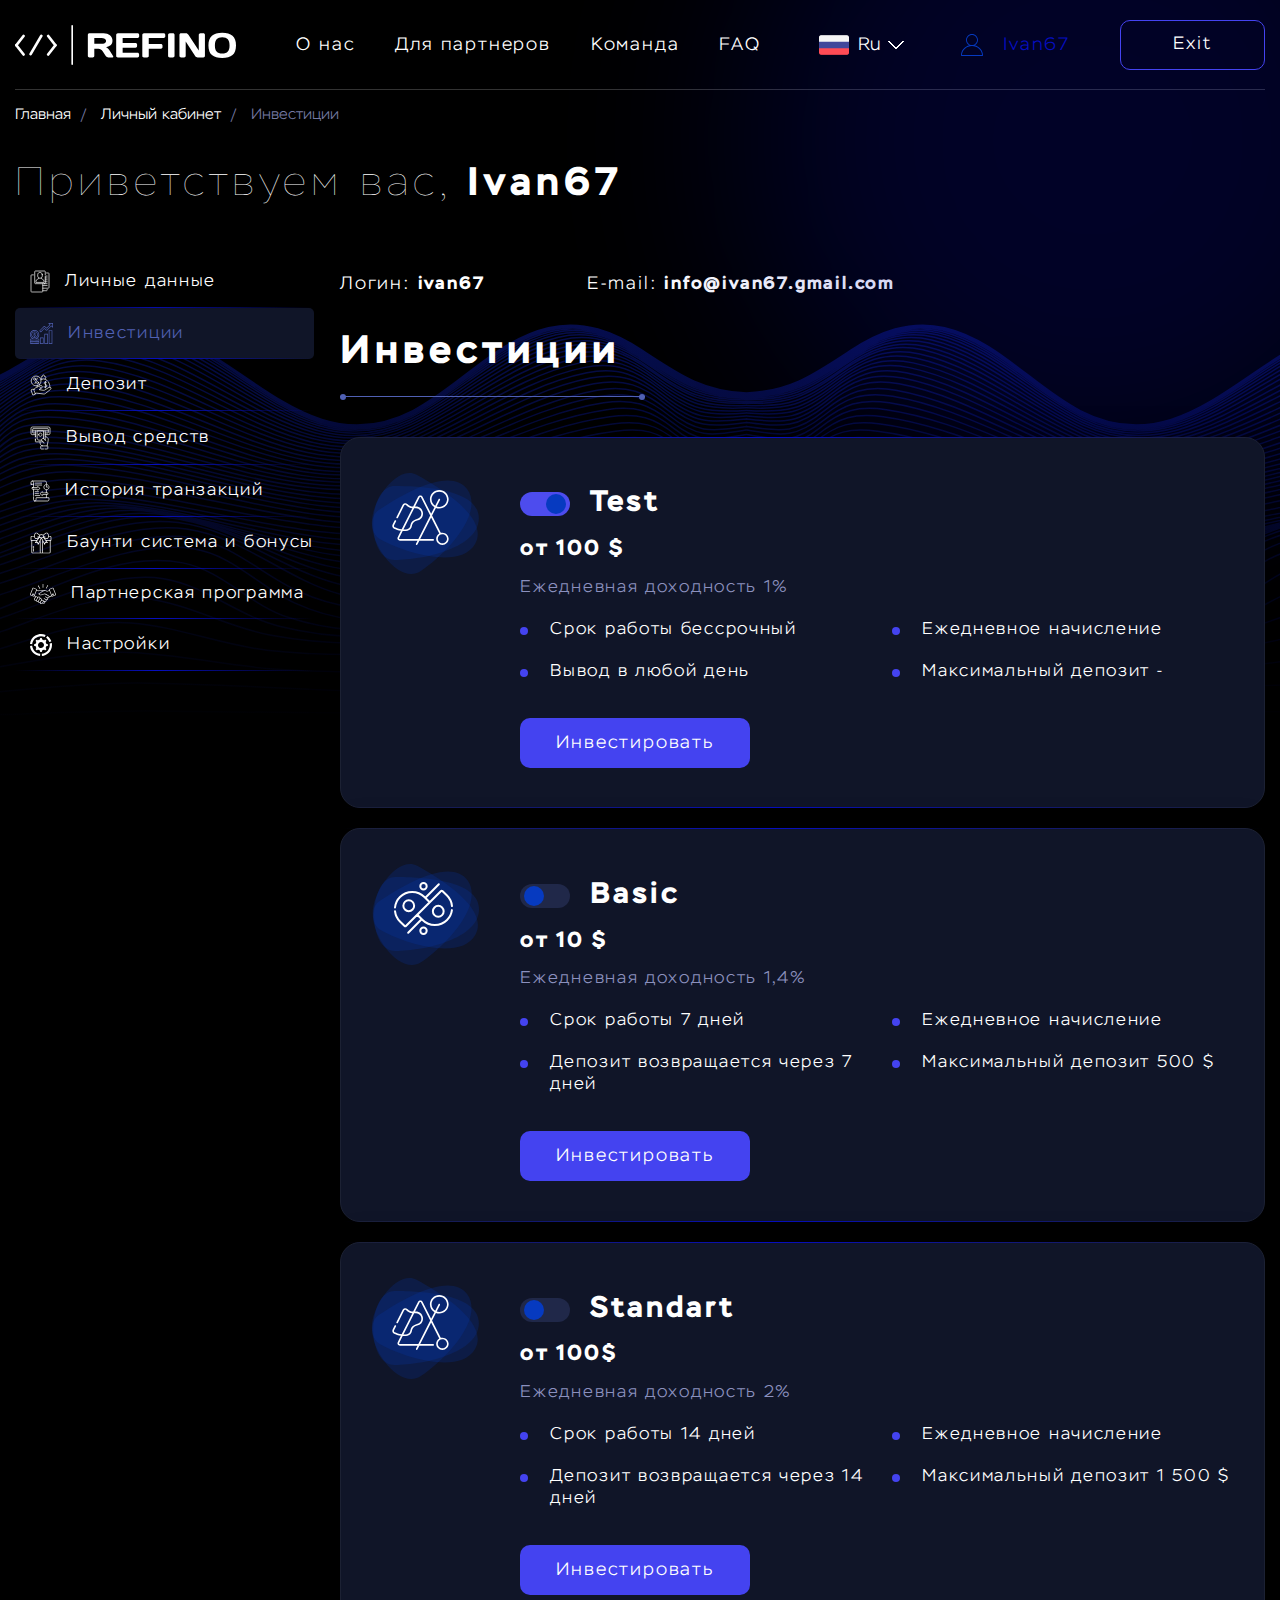
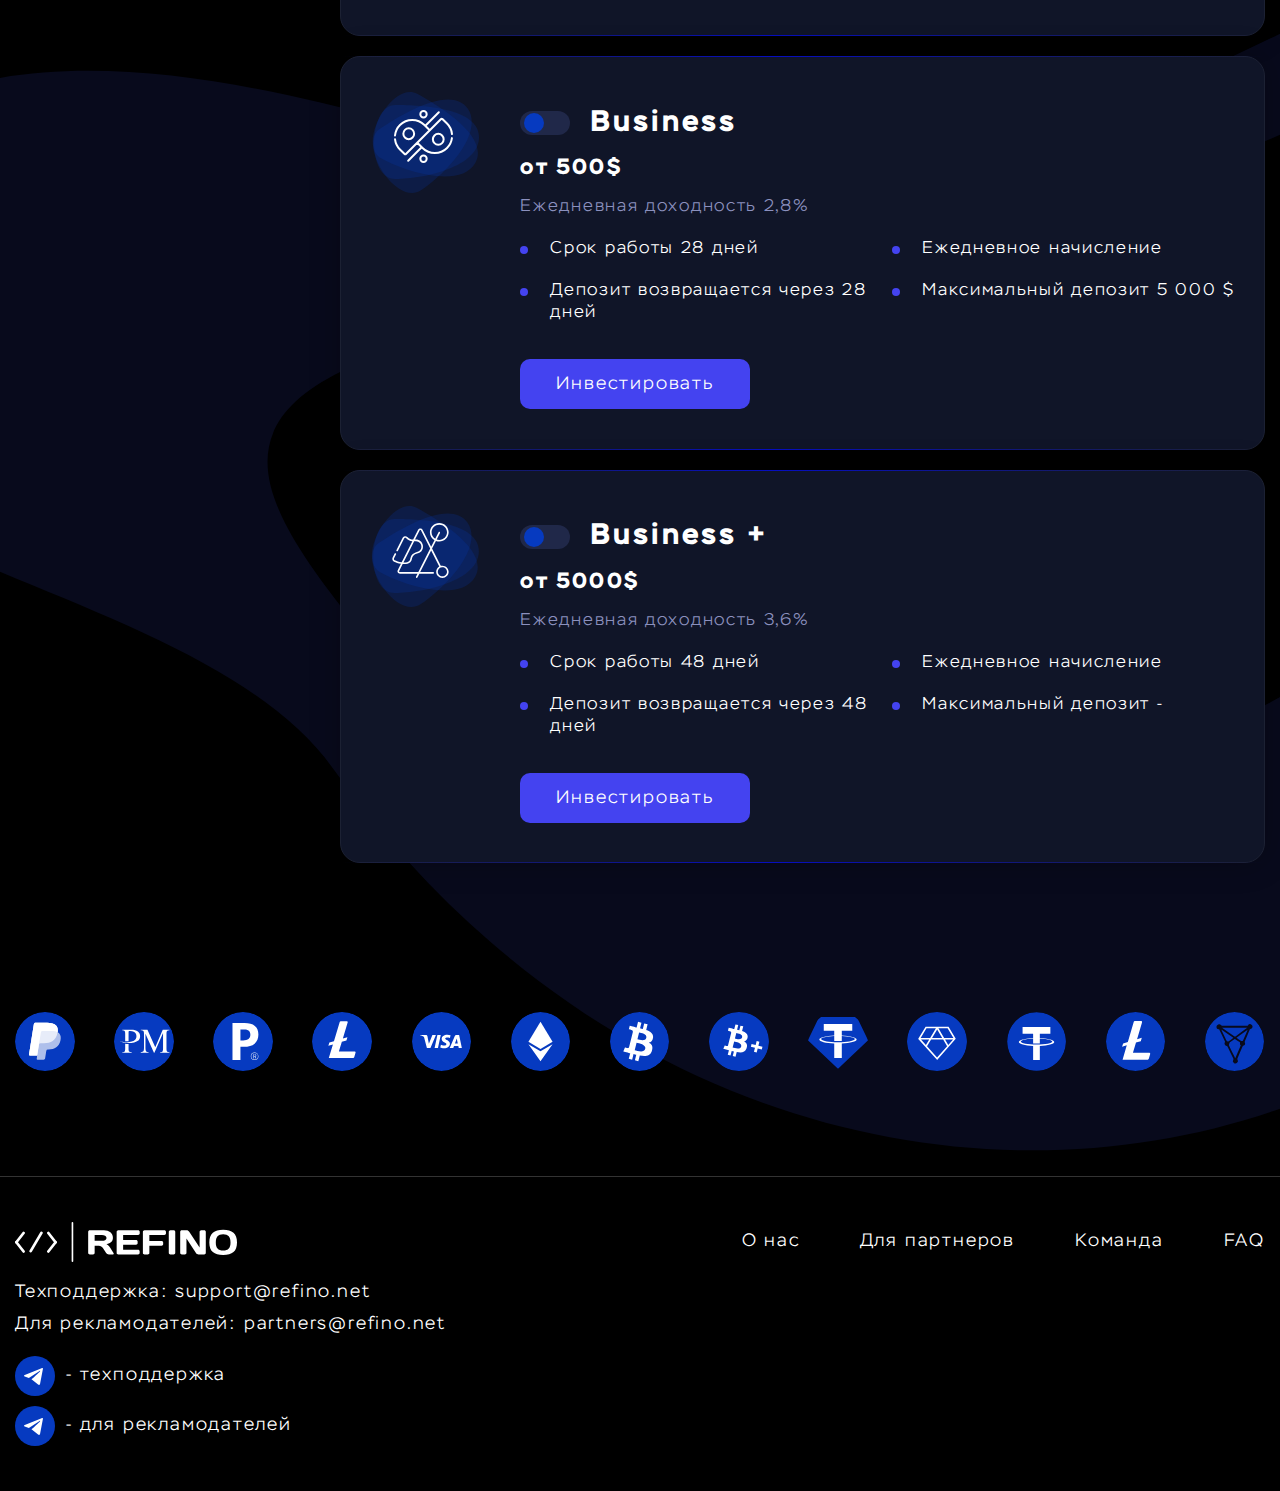
<file: investment.html>
<!DOCTYPE html>
<html lang="en">

<head>
    <meta charset="UTF-8">
    <meta http-equiv="X-UA-Compatible" content="IE=edge">
    <meta name="viewport" content="width=device-width, initial-scale=1.0">
    <title>Investment</title>
    <link rel="stylesheet" href="https://cdn.jsdelivr.net/npm/swiper@8/swiper-bundle.min.css" />
    <link rel="stylesheet" href="css/style.min.css">
</head>

<body>

    <header class="header">
        <div class="container">
            <div class="header__inner">
                <a class="header__logo logo" href="#">
                    <img class="logo-img" src="images/logo.svg" alt="logo">
                </a>
                <nav class="header__menu menu">
                    <ul class="menu__list">
                        <li class="menu__list-item">
                            <a class="menu__list-link" href="#">
                                О нас
                            </a>
                        </li>
                        <li class="menu__list-item">
                            <a class="menu__list-link" href="#">
                                Для партнеров
                            </a>
                        </li>
                        <li class="menu__list-item">
                            <a class="menu__list-link" href="#">
                                Команда
                            </a>
                        </li>
                        <li class="menu__list-item">
                            <a class="menu__list-link" href="#">
                                FAQ
                            </a>
                        </li>
                    </ul>
                </nav>
                <div class="header__lang lang">
                    <div class="lang__text">
                        <img src="images/flag-3.png" alt="img">
                        <span>
                            Ru
                        </span>
                    </div>
                    <div class="lang__inner">
                        <a class="lang__link" href="#">
                            <img src="images/flag-1.svg" alt="img">
                            <span>
                                Ukr
                            </span>
                        </a>
                        <a class="lang__link" href="#">
                            <img src="images/flag-3.png" alt="img">
                            <span>
                                Ru
                            </span>
                        </a>
                        <a class="lang__link" href="#">
                            <img src="images/flag-2.svg" alt="img">
                            <span>
                                Eng
                            </span>
                        </a>
                    </div>
                </div>
                <a class="header__user" href="#">
                    <svg width="22" height="22" viewBox="0 0 22 22" fill="none" xmlns="http://www.w3.org/2000/svg">
                        <path
                            d="M13.629 11.3097C15.6008 10.3364 16.9608 8.3048 16.9608 5.961C16.9608 2.67408 14.2868 0 11 0C7.71317 0 5.03915 2.67408 5.03915 5.961C5.03915 8.3048 6.3992 10.3364 8.37097 11.3097C3.57102 12.4405 0 16.5953 0 21.5337C0 21.791 0.209027 22 0.466334 22H21.5337C21.791 22 22 21.791 22 21.5337C22 16.5953 18.429 12.4405 13.629 11.3097ZM5.97182 5.96045C5.97182 3.18761 8.22723 0.932143 11 0.932143C13.7728 0.932143 16.0282 3.18761 16.0282 5.96045C16.0282 8.73328 13.7728 10.9888 11 10.9888C8.22723 10.9888 5.97182 8.73328 5.97182 5.96045ZM0.944189 21.0673C1.2004 15.9918 5.61247 11.9374 11 11.9374C16.3875 11.9374 20.7996 15.9918 21.0558 21.0673H0.944189Z"
                            fill="#063AC0" />
                    </svg>
                    <span>
                        Ivan67
                    </span>
                </a>
                <a class="header__exit btn-unvsb" href="#">
                    Exit
                </a>
                <button class="header__burger burger burger--aside">
                    <svg width="35" height="27" viewBox="0 0 35 27" fill="none" xmlns="http://www.w3.org/2000/svg">
                        <path
                            d="M0 2.5C0 1.11929 1.11929 0 2.5 0H32.5C33.8807 0 35 1.11929 35 2.5C35 3.88071 33.8807 5 32.5 5H2.5C1.11929 5 0 3.88071 0 2.5Z"
                            fill="#4443F0" />
                        <path
                            d="M10 13.5C10 12.1193 11.1193 11 12.5 11H32.5C33.8807 11 35 12.1193 35 13.5C35 14.8807 33.8807 16 32.5 16H12.5C11.1193 16 10 14.8807 10 13.5Z"
                            fill="#4443F0" />
                        <path
                            d="M0 24.5C0 23.1193 1.11929 22 2.5 22H32.5C33.8807 22 35 23.1193 35 24.5C35 25.8807 33.8807 27 32.5 27H2.5C1.11929 27 0 25.8807 0 24.5Z"
                            fill="#4443F0" />
                    </svg>
                    <svg width="27" height="27" viewBox="0 0 27 27" fill="none" xmlns="http://www.w3.org/2000/svg">
                        <path
                            d="M0.767389 25.5161C-0.208921 24.5398 -0.208921 22.9569 0.767389 21.9806L21.9806 0.767389C22.9569 -0.208921 24.5398 -0.208921 25.5161 0.767389C26.4924 1.7437 26.4924 3.32661 25.5161 4.30292L4.30292 25.5161C3.32661 26.4924 1.7437 26.4924 0.767389 25.5161Z"
                            fill="#4443F0" />
                        <path
                            d="M25.517 25.5161C26.4933 24.5398 26.4933 22.9569 25.517 21.9806L4.30381 0.767389C3.3275 -0.208921 1.74459 -0.208921 0.768275 0.767389C-0.208036 1.7437 -0.208036 3.32661 0.768275 4.30292L21.9815 25.5161C22.9578 26.4924 24.5407 26.4924 25.517 25.5161Z"
                            fill="#4443F0" />
                    </svg>
                </button>
            </div>
        </div>
    </header>

    <div class="wrapper">
        <main class="main">
            <div class="main__breadcrumbs breadcrumbs">
                <div class="container">
                    <ul class="breadcrumbs__list">
                        <li class="breadcrumbs__list-item">
                            <a class="breadcrumbs__list-link" href="#">
                                Главная
                            </a>
                        </li>
                        <li class="breadcrumbs__list-item">
                            <a class="breadcrumbs__list-link" href="#">
                                Личный кабинет
                            </a>
                        </li>
                        <li class="breadcrumbs__list-item">
                            <p class="breadcrumbs__list-text" href="#">
                                Инвестиции
                            </p>
                        </li>
                    </ul>
                </div>
            </div>
            <section class="main__cabinet cabinet">
                <div class="container">
                    <h2 class="cabinet__title title">
                        Приветствуем вас,
                        <span>
                            Ivan67
                        </span>
                        <span>

                        </span>
                    </h2>
                    <div class="cabinet__inner">
                        <aside class="cabinet__aside cabinet-aside">
                            <ul class="cabinet-aside__list">
                                <li class="cabinet-aside__list-item">
                                    <a class="cabinet-aside__list-link" href="#">
                                        <svg width="20" height="23" viewBox="0 0 20 23" fill="none"
                                            xmlns="http://www.w3.org/2000/svg">
                                            <path
                                                d="M17.1379 6.07042H15.2759V13.0423C15.2759 13.3908 14.9966 13.6761 14.6552 13.6761M14.6552 13.6761H5.34483C5.00345 13.6761 4.72414 13.3908 4.72414 13.0423V1.6338C4.72414 1.28521 5.00345 1 5.34483 1H14.6552C14.9966 1 15.2759 1.28521 15.2759 1.6338V4.80282M14.6552 13.6761H17.1379M17.1379 7.97183H15.2759M17.1379 9.87324H15.2759M17.1379 11.7746H15.2759M17.1379 15.5775H12.7931M8.85963 8.0028C8.85963 9.90945 5.96552 8.70438 5.96552 11.3076V12.4084H14.0345V11.3076C14.0345 8.70438 11.1404 9.90945 11.1404 8.0028M12.7931 18.1972H18.3793C18.7207 18.1972 19 17.912 19 17.5634V3.60704C19 3.25845 18.7207 2.97324 18.3793 2.97324H16.5172M12.7931 20.7324H16.5172C16.8586 20.7324 17.1379 20.4472 17.1379 20.0986V19.4648M12.7931 13.6761V21.3662C12.7931 21.7148 12.5138 22 12.1724 22H1.62069C1.27931 22 1 21.7148 1 21.3662V5.50845C1 5.15986 1.27931 4.87465 1.62069 4.87465H3.40455M12.2858 4.67352C12.2858 3.38445 11.2624 2.33944 10 2.33944C8.7376 2.33944 7.71417 3.38445 7.71417 4.67352V5.98025C7.71417 7.26932 8.7376 8.31434 10 8.31434C11.2624 8.31434 12.2858 7.26932 12.2858 5.98025V4.67352Z"
                                                stroke="white" stroke-width="0.7" stroke-miterlimit="10"
                                                stroke-linecap="round" stroke-linejoin="round" />
                                        </svg>
                                        <span>
                                            Личные данные
                                        </span>
                                    </a>
                                </li>
                                <li class="cabinet-aside__list-item cabinet-aside__list-item--active">
                                    <a class="cabinet-aside__list-link" href="#">
                                        <svg width="23" height="21" viewBox="0 0 23 21" fill="none"
                                            xmlns="http://www.w3.org/2000/svg">
                                            <path
                                                d="M4.59995 8.41754C2.79127 8.41754 1.32103 9.89353 1.32103 11.7093C1.32103 13.5251 2.79127 15.001 4.59995 15.001C6.40863 15.001 7.87886 13.5251 7.87886 11.7093C7.87886 9.89353 6.40863 8.41754 4.59995 8.41754ZM4.59995 14.3653C3.14063 14.3653 1.95789 13.1743 1.95789 11.7129C1.95789 10.2516 3.14427 9.06054 4.59995 9.06054C6.05563 9.06054 7.242 10.2516 7.242 11.7129C7.242 13.1743 6.05927 14.3653 4.59995 14.3653Z"
                                                fill="white" />
                                            <path
                                                d="M4.59995 11.3914C4.35248 11.3914 4.15233 11.1905 4.15233 10.9421C4.15233 10.6936 4.35248 10.4927 4.59995 10.4927C4.84741 10.4927 5.04757 10.6936 5.04757 10.9421C5.04757 11.1174 5.1895 11.2636 5.36782 11.2636C5.54614 11.2636 5.68807 11.1211 5.68807 10.9421C5.68807 10.4525 5.36054 10.0397 4.91656 9.90449L4.91292 9.71451C4.90928 9.53914 4.76735 9.40031 4.59631 9.40031H4.59267C4.41799 9.40397 4.27606 9.54645 4.2797 9.72547L4.28334 9.90814C3.84299 10.047 3.5191 10.4562 3.5191 10.9421C3.5191 11.5412 4.00676 12.0308 4.60359 12.0308C4.85105 12.0308 5.05121 12.2317 5.05121 12.4802C5.05121 12.7286 4.85105 12.9295 4.60359 12.9295C4.35612 12.9295 4.15596 12.7286 4.15596 12.4802C4.15596 12.3048 4.01404 12.1587 3.83572 12.1587C3.65739 12.1587 3.51547 12.3011 3.51547 12.4802C3.51547 12.9697 3.84299 13.3826 4.28698 13.5177L4.29061 13.7077C4.29425 13.8831 4.43618 14.0219 4.61086 14.0219H4.6145C4.78918 14.0183 4.93111 13.8758 4.92747 13.6968L4.92384 13.5141C5.36418 13.3753 5.68807 12.9661 5.68807 12.4802C5.68807 11.881 5.20041 11.3914 4.59995 11.3914Z"
                                                fill="white" />
                                            <path
                                                d="M8.57031 15.6879H6.92176C8.00988 15.0449 8.82506 13.9671 9.098 12.6665C9.20717 12.1185 9.22901 11.6253 9.16714 11.1613C8.89784 8.84134 6.93267 7.09134 4.59995 7.09134C2.06343 7.09134 0 9.16284 0 11.7056C0 13.4008 0.917078 14.8805 2.27814 15.6842H0.629581C0.280218 15.6842 0 15.9692 0 16.3163V18.0224C0 18.1357 0.0327528 18.2416 0.0873408 18.3366C0.0327528 18.428 0 18.5339 0 18.6508V20.3606C0 20.7114 0.283857 20.9927 0.629581 20.9927H8.57031C8.91604 20.9927 9.19989 20.7077 9.19989 20.3606V18.6545C9.19989 18.5412 9.16714 18.4353 9.11255 18.3403C9.16714 18.249 9.19989 18.143 9.19989 18.0261V16.3199C9.20353 15.9729 8.91968 15.6879 8.57031 15.6879ZM0.63686 11.7093C0.63686 9.51722 2.41643 7.73434 4.59995 7.73434C6.61242 7.73434 8.30465 9.24321 8.53392 11.2416V11.249C8.58851 11.6435 8.56667 12.0673 8.47205 12.5423C8.09358 14.3653 6.46322 15.6915 4.59631 15.6915C2.41643 15.6879 0.63686 13.905 0.63686 11.7093ZM8.56667 16.3272L8.57395 18.0224H7.93709V17.5767C7.93709 17.4014 7.79516 17.2552 7.61684 17.2552C7.43852 17.2552 7.29659 17.3977 7.29659 17.5767V18.0224H6.72524V17.5767C6.72524 17.4014 6.58331 17.2552 6.40499 17.2552C6.22667 17.2552 6.08474 17.3977 6.08474 17.5767V18.0224H5.51339V17.5767C5.51339 17.4014 5.37146 17.2552 5.19314 17.2552C5.01482 17.2552 4.87289 17.3977 4.87289 17.5767V18.0224H4.30153V17.5767C4.30153 17.4014 4.1596 17.2552 3.98128 17.2552C3.80296 17.2552 3.66103 17.3977 3.66103 17.5767V18.0224H3.10788V17.5767C3.10788 17.4014 2.96595 17.2552 2.78763 17.2552C2.60931 17.2552 2.46738 17.3977 2.46738 17.5767V18.0224H1.9033V17.5767C1.9033 17.4014 1.76137 17.2552 1.58305 17.2552C1.40473 17.2552 1.2628 17.3977 1.2628 17.5767V18.0224H0.63686L0.629581 16.3272H8.56667ZM7.93709 20.357V19.9113C7.93709 19.7359 7.79516 19.5898 7.61684 19.5898C7.43852 19.5898 7.29659 19.7323 7.29659 19.9113V20.3606H6.72524V19.9113C6.72524 19.7359 6.58331 19.5898 6.40499 19.5898C6.22667 19.5898 6.08474 19.7323 6.08474 19.9113V20.3606H5.51339V19.9113C5.51339 19.7359 5.37146 19.5898 5.19314 19.5898C5.01482 19.5898 4.87289 19.7323 4.87289 19.9113V20.3606H4.30153V19.9113C4.30153 19.7359 4.1596 19.5898 3.98128 19.5898C3.80296 19.5898 3.66103 19.7323 3.66103 19.9113V20.3606H3.08968V19.9076C3.08968 19.7323 2.94775 19.5861 2.76943 19.5861C2.59111 19.5861 2.44918 19.7286 2.44918 19.9076V20.3606H1.87783V19.9076C1.87783 19.7323 1.7359 19.5861 1.55758 19.5861C1.37926 19.5861 1.23733 19.7286 1.23733 19.9076V20.3606H0.611385L0.604107 18.6618H8.53756L8.54484 20.357H7.93709Z"
                                                fill="white" />
                                            <path
                                                d="M13.254 14.5078H10.3426C10.1679 14.5078 10.0224 14.6503 10.0224 14.8293V20.6748C10.0224 20.8502 10.1643 20.9963 10.3426 20.9963H13.254C13.4286 20.9963 13.5742 20.8539 13.5742 20.6748V14.8293C13.5706 14.654 13.4286 14.5078 13.254 14.5078ZM12.9337 20.3533H10.6592V15.1472H12.9337V20.3533Z"
                                                fill="white" />
                                            <path
                                                d="M17.621 10.8544H14.7096C14.535 10.8544 14.3894 10.9969 14.3894 11.1759V20.6785C14.3894 20.8539 14.5313 21 14.7096 21H17.621C17.7957 21 17.9412 20.8575 17.9412 20.6785V11.1722C17.9412 10.9969 17.7957 10.8544 17.621 10.8544ZM17.3044 20.3533H15.0299V11.4937H17.3044V20.3533Z"
                                                fill="white" />
                                            <path
                                                d="M21.9917 7.19729H19.0803C18.9056 7.19729 18.7601 7.33977 18.7601 7.51879V20.6785C18.7601 20.8539 18.902 21 19.0803 21H21.9917C22.1664 21 22.3119 20.8575 22.3119 20.6785V7.51514C22.3083 7.33977 22.1664 7.19729 21.9917 7.19729ZM21.6714 20.3533H19.3969V7.83664H21.6714V20.3533Z"
                                                fill="white" />
                                            <path
                                                d="M22.6868 0H18.7018C18.5745 0 18.458 0.0767223 18.4071 0.197286C18.3561 0.31785 18.3852 0.453027 18.4762 0.544363L19.6626 1.73539L16.5584 4.85177L15.1536 3.43789C14.7278 3.01044 13.9709 3.00678 13.5415 3.43789L9.38549 7.62839C9.26176 7.75261 9.26176 7.9572 9.38549 8.08142L10.5464 9.24687C10.6046 9.30532 10.6883 9.34186 10.772 9.34186C10.8557 9.34186 10.9394 9.30898 10.9977 9.24687L14.3494 5.87109L15.7541 7.28132C16.1799 7.70877 16.9405 7.70877 17.3626 7.28132L21.2711 3.35752L22.4575 4.54854C22.5485 4.63987 22.6868 4.6691 22.8032 4.61795C22.9233 4.56681 22.9997 4.4499 22.9997 4.32202V0.31785C23.007 0.142484 22.8651 0 22.6868 0ZM22.3702 3.54749L21.5004 2.67432C21.3767 2.5501 21.1729 2.5501 21.0491 2.67432L16.915 6.82463C16.7294 7.01096 16.3946 7.01096 16.2053 6.82463L14.575 5.18789C14.5168 5.12944 14.4331 5.0929 14.3494 5.0929C14.2657 5.0929 14.182 5.12578 14.1237 5.18789L10.772 8.56367L10.0624 7.85125L13.9927 3.89457C14.182 3.70459 14.5131 3.70459 14.7024 3.89457L16.3327 5.53497C16.4528 5.65553 16.6639 5.65553 16.784 5.53497L20.3395 1.96555C20.4632 1.84134 20.4632 1.63674 20.3395 1.51253L19.4697 0.639353H22.3702V3.54749Z"
                                                fill="white" />
                                        </svg>
                                        <span>
                                            Инвестиции
                                        </span>
                                    </a>
                                </li>
                                <li class="cabinet-aside__list-item">
                                    <a class="cabinet-aside__list-link" href="#">
                                        <svg width="22" height="22" viewBox="0 0 22 22" fill="none"
                                            xmlns="http://www.w3.org/2000/svg">
                                            <path
                                                d="M3.74822 15.6112L4.60686 15.3762C4.56776 14.783 4.85081 14.1943 5.37667 13.8571C5.43451 13.8197 5.49524 13.7854 5.55919 13.7549L10.1575 11.5359C10.2426 11.4949 10.3293 11.4627 10.4178 11.4389C11.0703 11.2623 11.779 11.546 12.113 12.154C12.4923 12.8446 12.2532 13.7074 11.5713 14.111L9.04711 15.606L13.2951 16.3368C13.8063 16.4245 14.3321 16.3183 14.768 16.039L18.9928 13.3295C19.5593 12.9657 20.3133 13.0921 20.7276 13.6201C20.8346 13.7569 20.91 13.9086 20.954 14.0659C21.0868 14.5452 20.9296 15.0776 20.5133 15.4076H20.5129L15.2588 19.5714C14.827 19.9139 14.2727 20.0696 13.7228 20.0032L6.64145 19.1517L5.19789 19.6793M9.6919 12.6519C9.6919 12.6519 9.77679 13.0889 10.0725 13.5252C10.2063 13.7225 10.4711 13.786 10.6832 13.6742L11.0619 13.4746M4.43741 17.4036C4.76164 18.299 5.0594 19.2032 5.33027 20.1171C4.5535 20.5964 3.7103 20.8905 2.8016 21C2.10833 19.3537 1.50793 17.6748 1 15.9637C1.77713 15.4849 2.61993 15.1903 3.52908 15.0808C3.69527 15.476 3.85657 15.8732 4.01217 16.2724M7.17289 12.9764C7.15416 12.7881 7.14438 12.5933 7.14438 12.3921C7.14438 12.1498 7.15827 11.9051 7.18511 11.6585M18.4892 8.11637C19.3096 9.42303 19.7975 10.9595 19.7975 12.3921C19.7975 12.6464 19.782 12.8899 19.7523 13.1237M10.8665 5.6588C11.6608 5.17388 12.5426 4.88777 13.4709 4.88777C15.1328 4.88777 16.6452 5.80447 17.7744 7.13728M11.8136 5.19481C10.493 3.59359 11.2335 2.00725 12.4095 2.50464C12.4095 2.50464 12.3032 1 13.4709 1C14.6387 1 14.5325 2.50464 14.5325 2.50464C15.7088 2.00725 16.4489 3.59359 15.1284 5.19481M16.5011 8.34645C16.5011 8.34645 15.9103 7.80809 14.9997 8.07912C14.1635 8.32798 13.9559 9.45829 14.5241 9.89858C14.8504 10.1514 15.3412 10.3593 16.0029 10.5903C17.4837 11.1075 16.9363 13.1706 15.43 13.1805C14.8422 13.1844 14.5674 13.1475 14.051 12.8138M15.43 7.30638V13.9336M7.26116 4.21422L5.0199 9.49037M9.58836 10.3511C7.6642 12.2521 4.54442 12.2521 2.62022 10.3511C0.695973 8.45004 0.695973 5.36788 2.62022 3.46681C4.54442 1.56579 7.6642 1.56579 9.58836 3.46681C11.5126 5.36788 11.5126 8.45004 9.58836 10.3511ZM5.58114 5.10525C5.58114 5.73314 5.13773 6.24216 4.59086 6.24216C4.0439 6.24216 3.60049 5.73314 3.60049 5.10525C3.60049 4.47732 4.0439 3.96834 4.59086 3.96834C5.13773 3.96834 5.58114 4.47732 5.58114 5.10525ZM8.60807 8.71265C8.60807 9.34055 8.1647 9.84957 7.61779 9.84957C7.07083 9.84957 6.62746 9.34055 6.62746 8.71265C6.62746 8.08472 7.07083 7.5757 7.61779 7.5757C8.1647 7.5757 8.60807 8.08472 8.60807 8.71265Z"
                                                stroke="white" stroke-width="0.7" stroke-miterlimit="10"
                                                stroke-linecap="round" stroke-linejoin="round" />
                                        </svg>
                                        <span>
                                            Депозит
                                        </span>
                                    </a>
                                </li>
                                <li class="cabinet-aside__list-item">
                                    <a class="cabinet-aside__list-link" href="#">
                                        <svg width="21" height="24" viewBox="0 0 21 24" fill="none"
                                            xmlns="http://www.w3.org/2000/svg">
                                            <path
                                                d="M13.5053 12.5728V4.81703H7.11418V12.7924C7.11418 13.16 7.06485 13.0308 7.37082 13.0998C7.79437 13.1977 8.12814 13.5289 8.22426 13.9506C8.29 14.2354 8.16355 14.2015 8.49352 14.2015H11.5936M12.5633 19.8982C10.4102 19.8982 9.94372 17.5279 9.94372 15.8841M15.1994 9.97666L17.2792 11.5075C18.3059 12.2842 18.3994 13.3144 18.1718 14.4888L17.1249 19.8982M13.9933 17.1277C13.9136 16.7248 13.6241 16.3346 13.4382 16.1715C12.9679 15.7536 12.4963 15.3371 12.0248 14.9192C11.4444 14.4048 11.3926 13.5126 11.9109 12.9367C12.4294 12.3595 13.3282 12.3093 13.9098 12.8225L15.8784 14.5654M5.41873 13.9167V12.7372V15.4877C5.41873 15.706 5.59826 15.8841 5.81699 15.8841H13.1146M5.41873 10.0256V11.2051V4.81703M13.4876 23H11.2523C10.9514 23 10.7048 22.7553 10.7048 22.4579V20.4403C10.7048 20.1416 10.9514 19.8969 11.2523 19.8969H17.2666C17.5675 19.8969 17.814 20.1416 17.814 20.4403V22.4579C17.814 22.7553 17.5675 23 17.2666 23H15.0326M2.69416 4.81701H18.3058M5.41873 6.9514H2.90277C2.78898 6.9514 2.69416 6.85853 2.69416 6.74437V2.88843C2.69416 2.77551 2.78898 2.6814 2.90277 2.6814H18.0959C18.211 2.6814 18.3058 2.77551 18.3058 2.88843V6.74437C18.3058 6.85853 18.211 6.9514 18.0959 6.9514H15.1994M15.1994 4.81701V13.9656M5.41873 8.63405H2.2112C1.54492 8.63405 1 8.09326 1 7.43197V2.20203C1 1.54079 1.54492 1 2.2112 1H18.7888C19.4551 1 20 1.54079 20 2.20203V7.43197C20 8.09326 19.4551 8.63405 18.7888 8.63405H15.1994M8.67182 8.68926C8.67182 7.79208 9.40509 7.06559 10.3091 7.06559C11.2131 7.06559 11.9464 7.79208 11.9464 8.68926C11.9464 9.58767 11.2131 10.3142 10.3091 10.3142C9.40509 10.3142 8.67182 9.58767 8.67182 8.68926Z"
                                                stroke="white" stroke-width="0.7" stroke-miterlimit="10"
                                                stroke-linecap="round" stroke-linejoin="round" />
                                        </svg>
                                        <span>
                                            Вывод средств
                                        </span>
                                    </a>
                                </li>
                                <li class="cabinet-aside__list-item">
                                    <a class="cabinet-aside__list-link" href="#">
                                        <svg width="20" height="22" viewBox="0 0 20 22" fill="none"
                                            xmlns="http://www.w3.org/2000/svg">
                                            <path
                                                d="M4.78975 21C5.4903 21 6.05819 20.4157 6.05819 19.6949V17.8771C6.05819 17.766 6.14576 17.6759 6.25374 17.6759H18.7775C18.8855 17.6759 18.9731 17.766 18.9731 17.8771V19.6949C18.9731 20.4157 18.4052 21 17.7046 21H4.78975ZM4.78975 21C4.09636 20.9914 3.53684 20.4103 3.53684 19.6949V16.7509M16.4362 5.46884V7.128H17.4279M18.6216 5.74804C18.8616 6.14953 19 6.62212 19 7.128C19 8.58489 17.8521 9.7659 16.4362 9.7659C15.0203 9.7659 13.8724 8.58485 13.8724 7.128C13.8724 5.67114 15.0203 4.49009 16.4362 4.49009C16.895 4.49009 17.3256 4.61408 17.6982 4.83126M2.33113 1H15.1678C15.8683 1 16.4362 1.5843 16.4362 2.30511V4.18881M5.23315 11.6791H8.5091M5.23315 13.6137H8.5091M5.23315 15.5483H9.68242M5.23315 3.1276H11.638M5.23315 5.06216H11.638M14.6336 12.7703H17.6485C17.7835 12.7703 17.8929 12.8828 17.8929 13.0217V14.2057C17.8929 14.3446 17.7835 14.4572 17.6485 14.4572H12.6365V15.2922C12.6365 15.5049 12.3988 15.6245 12.2356 15.4941L10.1363 13.8155C10.0084 13.7132 10.0084 13.5143 10.1363 13.4119L12.2357 11.7334C12.3989 11.6029 12.6365 11.7226 12.6365 11.9352V12.7703H13.3553M3.53688 7.42981V4.3643M3.53688 15.4356V9.2795M16.4362 14.6198V17.5954M16.4362 9.80658V12.6114M1.19567 4.32406H3.53684V2.30511C3.53688 1.5843 2.96895 1 2.26844 1C1.56789 1 1 1.5843 1 2.30511V4.12273C1 4.23392 1.08761 4.32406 1.19567 4.32406ZM2.35147 7.5428H7.36355V6.70772C7.36355 6.49508 7.60118 6.37544 7.76435 6.5059L9.86366 8.18441C9.99163 8.28675 9.99163 8.4857 9.86366 8.58803L7.76432 10.2666C7.60115 10.397 7.36351 10.2774 7.36351 10.0648V9.22968H2.35147C2.2165 9.22968 2.10711 9.11713 2.10711 8.97825V7.79423C2.10707 7.65536 2.2165 7.5428 2.35147 7.5428Z"
                                                stroke="white" stroke-width="0.7" stroke-miterlimit="10"
                                                stroke-linecap="round" stroke-linejoin="round" />
                                        </svg>
                                        <span>
                                            История транзакций
                                        </span>
                                    </a>
                                </li>
                                <li class="cabinet-aside__list-item">
                                    <a class="cabinet-aside__list-link" href="#">
                                        <svg width="22" height="22" viewBox="0 0 22 22" fill="none"
                                            xmlns="http://www.w3.org/2000/svg">
                                            <path
                                                d="M9.38982 4.25204L9.73982 4.25259L9.73982 4.25249L9.38982 4.25204ZM9.75937 3.27277L10.024 3.50185L10.0242 3.50164L9.75937 3.27277ZM13.1102 3.34066L12.8328 3.55411L12.8333 3.55473L13.1102 3.34066ZM13.4232 4.25204L13.0732 4.2516V4.25204H13.4232ZM7.28903 6.35004L7.11026 6.04914C6.94519 6.14721 6.88995 6.35996 6.98645 6.52595C7.08295 6.69194 7.29516 6.7492 7.46206 6.65427L7.28903 6.35004ZM7.2557 6.36992L7.43099 6.67292L7.43633 6.6697L7.2557 6.36992ZM7.23944 6.37927L7.06453 6.0761C6.89734 6.17256 6.8398 6.38615 6.93591 6.55354C7.03202 6.72093 7.2455 6.77891 7.41308 6.68315L7.23944 6.37927ZM7.22074 6.39024L7.39076 6.69629L7.39819 6.69192L7.22074 6.39024ZM7.19716 6.4041L7.02242 6.10084L7.02097 6.10168L7.19716 6.4041ZM7.08862 6.46788L7.26616 6.76952L7.26705 6.76899L7.08862 6.46788ZM5.88171 6.64715L5.80352 6.98831L5.8037 6.98835L5.88171 6.64715ZM4.51057 4.25081L4.85961 4.22491L4.85961 4.22487L4.51057 4.25081ZM7.26017 1.33902L7.04602 1.61587L7.04612 1.61594L7.26017 1.33902ZM7.34106 1.40163L7.5944 1.16013C7.58285 1.14802 7.57045 1.13675 7.5573 1.12641L7.34106 1.40163ZM7.34187 1.40248L7.08854 1.64398C7.10269 1.65882 7.11811 1.67239 7.13463 1.68453L7.34187 1.40248ZM7.36419 1.41951L7.57876 1.14294L7.57419 1.13951L7.36419 1.41951ZM7.42602 1.46748L7.21148 1.74402C7.22958 1.75806 7.24901 1.77029 7.2695 1.78053L7.42602 1.46748ZM7.42805 1.4687H7.77805C7.77805 1.2754 7.62135 1.1187 7.42805 1.1187V1.4687ZM7.42805 1.46911H7.07805C7.07805 1.57743 7.12821 1.67965 7.21388 1.74593L7.42805 1.46911ZM15.6719 6.35244L15.852 6.05231L15.8518 6.05221L15.6719 6.35244ZM15.6801 6.35732L15.5043 6.65999C15.6659 6.75384 15.8728 6.70415 15.9741 6.54712C16.0755 6.39009 16.0356 6.18114 15.8835 6.07251L15.6801 6.35732ZM12.8964 3.06346C12.7435 3.18176 12.7155 3.40158 12.8338 3.55446C12.9521 3.70733 13.1719 3.73536 13.3248 3.61707L12.8964 3.06346ZM15.6967 1.33904L15.4828 1.06207L15.4825 1.06224L15.6967 1.33904ZM18.4463 4.25079L18.0973 4.22476L18.0973 4.22501L18.4463 4.25079ZM17.0756 6.64717L17.1536 6.98838L17.1538 6.98833L17.0756 6.64717ZM15.8683 6.46786L16.0457 6.16616L16.0456 6.16613L15.8683 6.46786ZM15.7016 6.3699L15.5232 6.67098L15.5243 6.67163L15.7016 6.3699ZM15.6577 6.34392L15.8376 6.04369C15.7833 6.01112 15.7211 5.99392 15.6577 5.99392V6.34392ZM15.6573 6.34392L15.4632 6.63515C15.5207 6.67347 15.5882 6.69392 15.6573 6.69392V6.34392ZM15.6561 6.34311L15.3972 6.5786C15.4164 6.59976 15.4382 6.61848 15.462 6.63434L15.6561 6.34311ZM15.6557 6.34266L15.9146 6.10717C15.8909 6.08109 15.8634 6.05875 15.833 6.0409L15.6557 6.34266ZM17.4894 10.7537L17.3988 11.0917C17.5421 11.1301 17.6939 11.0741 17.7779 10.9518C17.8619 10.8296 17.8597 10.6677 17.7725 10.5478L17.4894 10.7537ZM15.2683 10.1585L15.3589 9.82047C15.2692 9.79644 15.1737 9.80902 15.0933 9.85544C15.0129 9.90185 14.9542 9.9783 14.9302 10.068L15.2683 10.1585ZM14.6732 12.3797L14.3608 12.5375C14.4262 12.667 14.5648 12.7427 14.7092 12.7278C14.8536 12.7129 14.9737 12.6104 15.0113 12.4703L14.6732 12.3797ZM8.13983 12.3797L7.80175 12.4703C7.83931 12.6104 7.95949 12.7129 8.10384 12.7278C8.2482 12.7427 8.38679 12.667 8.45223 12.5375L8.13983 12.3797ZM7.54471 10.1585L7.88278 10.068C7.85876 9.9783 7.8001 9.90185 7.71971 9.85543C7.63932 9.80902 7.54379 9.79644 7.45412 9.82047L7.54471 10.1585ZM5.32361 10.7537L5.04244 10.5452C4.95378 10.6648 4.95048 10.8274 5.03422 10.9505C5.11795 11.0736 5.27039 11.1303 5.41419 11.0917L5.32361 10.7537ZM9.87181 5.206C9.98693 5.05071 9.95436 4.83151 9.79908 4.7164C9.64379 4.60128 9.42459 4.63385 9.30947 4.78913L9.87181 5.206ZM18.461 3.90204C18.2677 3.90204 18.111 4.05874 18.111 4.25204C18.111 4.44534 18.2677 4.60204 18.461 4.60204V3.90204ZM21 8.31708V8.66708C21.1933 8.66708 21.35 8.51038 21.35 8.31708H21ZM15.7175 7.96708C15.5242 7.96708 15.3675 8.12378 15.3675 8.31708C15.3675 8.51038 15.5242 8.66708 15.7175 8.66708V7.96708ZM7.12967 8.66708C7.32297 8.66708 7.47967 8.51038 7.47967 8.31708C7.47967 8.12378 7.32297 7.96708 7.12967 7.96708V8.66708ZM1 8.31708H0.65C0.65 8.51038 0.8067 8.66708 1 8.66708V8.31708ZM4.49593 4.60204C4.68923 4.60204 4.84593 4.44534 4.84593 4.25204C4.84593 4.05874 4.68923 3.90204 4.49593 3.90204V4.60204ZM20.537 8.31708C20.537 8.12378 20.3803 7.96708 20.187 7.96708C19.9937 7.96708 19.837 8.12378 19.837 8.31708H20.537ZM2.16301 8.31708C2.16301 8.12378 2.00631 7.96708 1.81301 7.96708C1.61971 7.96708 1.46301 8.12378 1.46301 8.31708H2.16301ZM7.74797 3.90204C7.55467 3.90204 7.39797 4.05874 7.39797 4.25204C7.39797 4.44534 7.55467 4.60204 7.74797 4.60204L7.74797 3.90204ZM15.0651 4.60204C15.2584 4.60204 15.4151 4.44534 15.4151 4.25204C15.4151 4.05874 15.2584 3.90204 15.0651 3.90204L15.0651 4.60204ZM12.976 8.32724C12.976 8.13394 12.8193 7.97724 12.626 7.97724C12.4327 7.97724 12.276 8.13394 12.276 8.32724H12.976ZM12.276 21C12.276 21.1933 12.4327 21.35 12.626 21.35C12.8193 21.35 12.976 21.1933 12.976 21H12.276ZM9.83699 21C9.83699 21.1933 9.99369 21.35 10.187 21.35C10.3803 21.35 10.537 21.1933 10.537 21H9.83699ZM10.537 8.32724C10.537 8.13394 10.3803 7.97724 10.187 7.97724C9.99369 7.97724 9.83699 8.13394 9.83699 8.32724H10.537ZM3.78902 16.6911C3.78902 16.4978 3.63232 16.3411 3.43902 16.3411C3.24572 16.3411 3.08902 16.4978 3.08902 16.6911H3.78902ZM3.08902 19.374C3.08902 19.5673 3.24572 19.724 3.43902 19.724C3.63232 19.724 3.78902 19.5673 3.78902 19.374H3.08902ZM3.43902 15.0085C3.47012 15.0085 3.49553 15.034 3.49553 15.065H4.19553C4.19553 14.6474 3.85671 14.3085 3.43902 14.3085V15.0085ZM3.49553 15.065C3.49553 15.0961 3.47012 15.1215 3.43902 15.1215V15.8215C3.85671 15.8215 4.19553 15.4827 4.19553 15.065H3.49553ZM3.43902 15.1215C3.40793 15.1215 3.38252 15.0961 3.38252 15.065H2.68252C2.68252 15.4827 3.02133 15.8215 3.43902 15.8215V15.1215ZM3.38252 15.065C3.38252 15.034 3.40793 15.0085 3.43902 15.0085V14.3085C3.02133 14.3085 2.68252 14.6474 2.68252 15.065H3.38252ZM11.3905 5.52806C10.5813 5.52372 10.1089 5.1931 9.89338 4.82186L9.28797 5.17327C9.64964 5.79634 10.3756 6.22263 11.3867 6.22805L11.3905 5.52806ZM9.89344 4.82197C9.79052 4.64451 9.73951 4.44843 9.73982 4.25259L9.03982 4.25149C9.03932 4.57028 9.12254 4.88802 9.28791 5.17316L9.89344 4.82197ZM9.73982 4.25249C9.74016 3.98798 9.83359 3.7218 10.024 3.50185L9.49475 3.0437C9.19321 3.39204 9.04038 3.82097 9.03982 4.25159L9.73982 4.25249ZM10.0242 3.50164C10.2752 3.21116 10.7204 2.97602 11.4065 2.97602V2.27602C10.5544 2.27602 9.90123 2.57341 9.49458 3.0439L10.0242 3.50164ZM11.4065 2.97602C12.1338 2.97602 12.5903 3.239 12.8328 3.55411L13.3876 3.12721C12.9894 2.6098 12.3101 2.27602 11.4065 2.27602V2.97602ZM12.8333 3.55473C12.9945 3.7633 13.0735 4.00796 13.0732 4.2516L13.7732 4.25248C13.7737 3.85547 13.6445 3.45948 13.3871 3.12658L12.8333 3.55473ZM13.0732 4.25204C13.0732 4.42953 13.0309 4.60761 12.9457 4.7719L13.5672 5.09397C13.7041 4.8298 13.7732 4.54121 13.7732 4.25204H13.0732ZM12.9458 4.77184C12.7418 5.1652 12.2637 5.52337 11.4225 5.52806L11.4264 6.22805C12.4802 6.22217 13.2232 5.75758 13.5672 5.09403L12.9458 4.77184ZM9.59068 4.99757C9.41335 4.69581 9.41334 4.69582 9.41332 4.69583C9.4133 4.69584 9.41328 4.69586 9.41324 4.69588C9.41317 4.69592 9.41307 4.69598 9.41293 4.69606C9.41265 4.69622 9.41223 4.69647 9.41168 4.69679C9.41058 4.69744 9.40893 4.69841 9.40676 4.69968C9.40242 4.70224 9.39598 4.70602 9.38757 4.71096C9.37076 4.72084 9.3461 4.73533 9.31472 4.75378C9.25194 4.79066 9.16227 4.84336 9.05463 4.90662C8.83936 5.03312 8.55227 5.20183 8.26497 5.37066C7.97767 5.53949 7.69017 5.70843 7.47409 5.83539C7.25523 5.96399 7.11476 6.04651 7.116 6.0458L7.46206 6.65427C7.46819 6.65079 8.04783 6.31017 8.61961 5.97417C8.90692 5.80534 9.19401 5.63663 9.40928 5.51012C9.51692 5.44687 9.6066 5.39417 9.66937 5.35728C9.70076 5.33884 9.72541 5.32435 9.74223 5.31447C9.75063 5.30953 9.75708 5.30574 9.76142 5.30319C9.76359 5.30191 9.76524 5.30095 9.76634 5.3003C9.76689 5.29997 9.76731 5.29973 9.76759 5.29957C9.76772 5.29948 9.76783 5.29942 9.7679 5.29938C9.76793 5.29936 9.76796 5.29935 9.76798 5.29934C9.76799 5.29932 9.768 5.29932 9.59068 4.99757ZM7.4678 6.65094C7.46889 6.65029 7.47068 6.64922 7.47253 6.6481C7.47304 6.64779 7.47393 6.64725 7.47502 6.64658C7.47537 6.64636 7.47859 6.64438 7.48254 6.64181C7.48372 6.64103 7.48577 6.63969 7.48829 6.63797C7.49005 6.63677 7.49564 6.63295 7.50255 6.62772C7.50569 6.62534 7.51318 6.61961 7.5222 6.61169C7.52675 6.60762 7.53759 6.59734 7.54379 6.59104C7.55317 6.58087 7.57686 6.55102 7.5902 6.53073C7.61304 6.4864 7.64076 6.32983 7.61764 6.22226C7.54656 6.10926 7.37352 6.00849 7.30553 5.99898C7.27408 5.99911 7.22605 6.00482 7.20948 6.00838C7.1994 6.01096 7.18274 6.01594 7.17611 6.01818C7.1554 6.02539 7.13956 6.03328 7.13912 6.03349C7.13456 6.03569 7.13102 6.03752 7.12939 6.03837C7.12593 6.04018 7.12324 6.04166 7.12229 6.04218C7.11606 6.04561 7.10873 6.04998 7.10871 6.05C7.10237 6.05375 7.09142 6.06027 7.07506 6.07013L7.43633 6.6697C7.45168 6.66045 7.46085 6.65499 7.46498 6.65255C7.47019 6.64947 7.46568 6.6522 7.4601 6.65527C7.45919 6.65577 7.45654 6.65723 7.45309 6.65903C7.45148 6.65987 7.44794 6.6617 7.44339 6.6639C7.44297 6.6641 7.42713 6.67199 7.40642 6.6792C7.3998 6.68144 7.38313 6.68642 7.37305 6.689C7.35649 6.69256 7.30845 6.69827 7.277 6.6984C7.20902 6.68889 7.03598 6.58812 6.9649 6.47511C6.94178 6.36754 6.9695 6.21098 6.99234 6.16665C7.00568 6.14636 7.02936 6.11651 7.03874 6.10634C7.04494 6.10004 7.05578 6.08976 7.06033 6.08569C7.06935 6.07777 7.07684 6.07204 7.07997 6.06967C7.08688 6.06444 7.09246 6.06062 7.09422 6.05943C7.09673 6.05772 7.09877 6.05638 7.09994 6.05562C7.10383 6.05307 7.10696 6.05115 7.10719 6.05101C7.10816 6.05041 7.10891 6.04996 7.10924 6.04976C7.11035 6.04908 7.11089 6.04876 7.11026 6.04914L7.4678 6.65094ZM7.08043 6.06696C7.076 6.06952 7.07089 6.07246 7.06579 6.07538L7.41308 6.68315C7.41936 6.67956 7.42555 6.676 7.43096 6.67287L7.08043 6.06696ZM7.41434 6.68243C7.41717 6.6808 7.41877 6.67987 7.41924 6.6796C7.41937 6.67952 7.41923 6.67961 7.41908 6.67969C7.41904 6.67971 7.41896 6.67976 7.41885 6.67983C7.41884 6.67983 7.41845 6.68005 7.41797 6.68033C7.41759 6.68055 7.41606 6.68142 7.41491 6.68206C7.31214 6.71994 6.90178 6.45012 7.06365 6.07667C7.06485 6.07596 7.06645 6.07501 7.06684 6.07478C7.06704 6.07466 7.06735 6.07448 7.06747 6.07441C7.06767 6.07429 7.06783 6.0742 7.06788 6.07417C7.06794 6.07413 7.068 6.0741 7.06802 6.07409C7.06808 6.07405 7.06812 6.07403 7.06813 6.07402C7.06815 6.07401 7.06817 6.074 7.06808 6.07405C7.06802 6.07409 7.06793 6.07414 7.06782 6.0742C7.0674 6.07445 7.0667 6.07485 7.06575 6.07541C7.06194 6.07763 7.05416 6.08217 7.04328 6.08856L7.39819 6.69192C7.40805 6.68612 7.4149 6.68213 7.4179 6.68038C7.41865 6.67994 7.41917 6.67964 7.41944 6.67949C7.4195 6.67945 7.41956 6.67941 7.41961 6.67939C7.41963 6.67938 7.41972 6.67932 7.41978 6.67928C7.41981 6.67927 7.41986 6.67924 7.41992 6.67921C7.41995 6.67919 7.42 6.67916 7.42007 6.67912C7.42012 6.67909 7.42028 6.67899 7.42049 6.67887C7.4206 6.67881 7.42092 6.67862 7.42112 6.67851C7.42151 6.67827 7.42311 6.67733 7.42431 6.67661C7.58618 6.30316 7.17582 6.03334 7.07305 6.07122C7.0719 6.07186 7.07037 6.07273 7.06999 6.07295C7.06951 6.07323 7.06912 6.07345 7.06911 6.07346C7.069 6.07352 7.06891 6.07357 7.06887 6.0736C7.06878 6.07364 7.06872 6.07368 7.0687 6.0737C7.06866 6.07371 7.06864 6.07373 7.06862 6.07374C7.06859 6.07376 7.06856 6.07378 7.06854 6.07379C7.06828 6.07393 7.06699 6.07468 7.06453 6.0761L7.41434 6.68243ZM7.05076 6.08429C7.04158 6.08939 7.03341 6.09429 7.02962 6.09656C7.02451 6.09962 7.02352 6.10021 7.02242 6.10084L7.37189 6.70736C7.37933 6.70308 7.38647 6.69878 7.38919 6.69715C7.39323 6.69473 7.39257 6.69516 7.39071 6.6962L7.05076 6.08429ZM7.02097 6.10168C6.99345 6.11772 6.96577 6.13398 6.94507 6.14618C6.9347 6.15229 6.92602 6.15742 6.91992 6.16103C6.91687 6.16283 6.91446 6.16426 6.9128 6.16524C6.91197 6.16573 6.91133 6.16611 6.91089 6.16637C6.91067 6.1665 6.9105 6.1666 6.91039 6.16667C6.91033 6.1667 6.91028 6.16673 6.91025 6.16675C6.91023 6.16676 6.91022 6.16676 6.91021 6.16677C6.91021 6.16677 6.9102 6.16678 6.9102 6.16678C6.9102 6.16678 6.9102 6.16678 6.91019 6.16678C6.91019 6.16678 6.91019 6.16678 7.08862 6.46788C7.26705 6.76899 7.26705 6.76899 7.26705 6.76899C7.26705 6.76899 7.26705 6.76899 7.26705 6.76899C7.26705 6.76899 7.26705 6.76899 7.26705 6.76899C7.26706 6.76898 7.26707 6.76898 7.26708 6.76897C7.2671 6.76896 7.26713 6.76894 7.26718 6.76891C7.26727 6.76886 7.26742 6.76877 7.26761 6.76866C7.268 6.76842 7.26859 6.76807 7.26937 6.76761C7.27092 6.76669 7.27322 6.76534 7.27615 6.7636C7.28202 6.76013 7.29041 6.75518 7.30046 6.74925C7.32062 6.73737 7.34721 6.72175 7.37334 6.70653L7.02097 6.10168ZM6.91109 6.16625C6.64459 6.32311 6.31346 6.38684 5.95973 6.30596L5.8037 6.98835C6.33533 7.1099 6.84892 7.0151 7.26616 6.76951L6.91109 6.16625ZM5.95991 6.306C5.68333 6.24261 5.43105 6.02517 5.22929 5.64555C5.02838 5.26752 4.89975 4.76575 4.85961 4.22491L4.16153 4.27671C4.20677 4.88628 4.35313 5.48857 4.61117 5.97407C4.86835 6.45795 5.25895 6.86349 5.80352 6.98831L5.95991 6.306ZM4.85961 4.22487C4.80558 3.49792 4.91465 2.74829 5.17349 2.19546C5.43122 1.64498 5.80063 1.35 6.26586 1.35V0.65C5.42784 0.65 4.86229 1.20928 4.53953 1.89864C4.21788 2.58565 4.10093 3.46143 4.16154 4.27675L4.85961 4.22487ZM6.26586 1.35C6.56015 1.35 6.83046 1.44913 7.04602 1.61587L7.47431 1.06218C7.14028 0.803799 6.72034 0.65 6.26586 0.65V1.35ZM7.26017 1.33902C7.04612 1.61594 7.04612 1.61594 7.04612 1.61594C7.04612 1.61594 7.04612 1.61594 7.04612 1.61594C7.04612 1.61594 7.04613 1.61595 7.04613 1.61595C7.04614 1.61596 7.04615 1.61597 7.04617 1.61598C7.04621 1.61601 7.04626 1.61605 7.04633 1.61611C7.04647 1.61621 7.04668 1.61638 7.04696 1.61659C7.04751 1.61702 7.04832 1.61764 7.04935 1.61844C7.05141 1.62003 7.05437 1.62232 7.05793 1.62507C7.06506 1.63058 7.07462 1.63797 7.08435 1.6455C7.09409 1.65304 7.10397 1.66068 7.11175 1.6667C7.11564 1.66972 7.11896 1.67228 7.12144 1.67421C7.12439 1.6765 7.12517 1.67711 7.12482 1.67684L7.5573 1.12641C7.55307 1.12309 7.53109 1.10608 7.51261 1.09179C7.50283 1.08423 7.49323 1.07681 7.48608 1.07128C7.48251 1.06852 7.47954 1.06623 7.47747 1.06462C7.47643 1.06382 7.47562 1.06319 7.47507 1.06277C7.47479 1.06255 7.47458 1.06239 7.47444 1.06228C7.47436 1.06222 7.47431 1.06218 7.47427 1.06215C7.47425 1.06214 7.47424 1.06213 7.47423 1.06212C7.47423 1.06212 7.47422 1.06211 7.47422 1.06211C7.47422 1.06211 7.47422 1.06211 7.47422 1.06211C7.47422 1.06211 7.47422 1.06211 7.26017 1.33902ZM7.08773 1.64313L7.08854 1.64398L7.59521 1.16098L7.5944 1.16013L7.08773 1.64313ZM7.13463 1.68453C7.13595 1.68549 7.13854 1.68745 7.14209 1.69019C7.14369 1.69143 7.14515 1.69256 7.14659 1.69368C7.14722 1.69417 7.14811 1.69487 7.1489 1.69547C7.1493 1.69579 7.1499 1.69625 7.15057 1.69676C7.15104 1.69712 7.15245 1.69821 7.15419 1.69951L7.57419 1.13951C7.57573 1.14067 7.57686 1.14154 7.57698 1.14163C7.5773 1.14188 7.57748 1.14201 7.5774 1.14195C7.57722 1.14181 7.57689 1.14155 7.57607 1.14092C7.57464 1.13981 7.57237 1.13805 7.56977 1.13604C7.56491 1.13228 7.55715 1.12634 7.54912 1.12043L7.13463 1.68453ZM7.14965 1.69605L7.21148 1.74402L7.64056 1.19094L7.57873 1.14297L7.14965 1.69605ZM7.2695 1.78053C7.25021 1.77089 7.23614 1.76155 7.23032 1.75761C7.22571 1.75449 7.21885 1.74954 7.22374 1.75304C7.22477 1.75377 7.22819 1.75621 7.23263 1.75919C7.23691 1.76206 7.24495 1.76732 7.25544 1.77325C7.26525 1.7788 7.2833 1.78843 7.30726 1.79722C7.32964 1.80544 7.37246 1.8187 7.42805 1.8187V1.1187C7.48354 1.1187 7.52625 1.13194 7.5485 1.14011C7.57234 1.14886 7.59025 1.15842 7.59991 1.16388C7.61026 1.16972 7.61815 1.17489 7.62226 1.17765C7.62654 1.18052 7.62979 1.18284 7.63064 1.18345C7.63518 1.18669 7.62793 1.18146 7.62293 1.17808C7.61671 1.17386 7.60223 1.16427 7.58255 1.15443L7.2695 1.78053ZM7.07805 1.4687V1.46911H7.77805V1.4687H7.07805ZM7.21388 1.74593L9.54521 3.5496L9.97354 2.99595L7.64222 1.19228L7.21388 1.74593ZM15.4919 6.65257L15.5 6.65745L15.8601 6.05719L15.852 6.05231L15.4919 6.65257ZM13.3248 3.61707L15.9109 1.61585L15.4825 1.06224L12.8964 3.06346L13.3248 3.61707ZM15.9107 1.61602C16.1269 1.44904 16.3969 1.35002 16.6911 1.35002V0.650021C16.2365 0.650021 15.817 0.803844 15.4828 1.06207L15.9107 1.61602ZM16.6911 1.35002C17.1561 1.35002 17.5256 1.64501 17.7834 2.19552C18.0424 2.74834 18.1515 3.49793 18.0973 4.22476L18.7954 4.27683C18.8562 3.46142 18.7391 2.58562 18.4174 1.89862C18.0945 1.2093 17.5289 0.650021 16.6911 0.650021V1.35002ZM18.0973 4.22501C18.0573 4.76581 17.9288 5.26757 17.728 5.64558C17.5263 6.02519 17.274 6.24263 16.9974 6.30602L17.1538 6.98833C17.6984 6.86351 18.089 6.45796 18.3461 5.97403C18.6041 5.48851 18.7504 4.88618 18.7954 4.27657L18.0973 4.22501ZM16.9977 6.30596C16.6435 6.38686 16.3127 6.32316 16.0457 6.16616L15.6909 6.76957C16.1084 7.01509 16.6215 7.10992 17.1536 6.98838L16.9977 6.30596ZM16.0456 6.16613L15.879 6.06816L15.5243 6.67163L15.6909 6.7696L16.0456 6.16613ZM15.8801 6.06882C15.8656 6.06021 15.8553 6.05421 15.8496 6.05095C15.8488 6.05048 15.8478 6.04989 15.8466 6.04924C15.8461 6.04898 15.8432 6.04732 15.8396 6.0454C15.8386 6.04484 15.8366 6.04378 15.8341 6.04249C15.8329 6.04186 15.8261 6.03836 15.8173 6.03441C15.8149 6.0333 15.8009 6.02693 15.7823 6.02088C15.7766 6.01902 15.748 6.00945 15.71 6.0055C15.6869 6.00388 15.6238 6.00722 15.5846 6.01519C15.5173 6.04057 15.3866 6.15367 15.341 6.24525C15.3248 6.32695 15.3393 6.4565 15.3563 6.50094C15.3686 6.52492 15.3922 6.56144 15.4023 6.57454C15.4208 6.59723 15.438 6.61237 15.4428 6.61654C15.4555 6.62768 15.4662 6.63541 15.4686 6.63712C15.4758 6.64238 15.4817 6.64621 15.4829 6.64699C15.4852 6.64847 15.487 6.64963 15.488 6.65025C15.4901 6.65152 15.4917 6.65252 15.4924 6.65297C15.4966 6.65552 15.5015 6.65838 15.5043 6.65999L15.8558 6.05464C15.8523 6.0526 15.8532 6.05312 15.8559 6.05474C15.8565 6.05508 15.858 6.05598 15.8599 6.05719C15.8608 6.05777 15.8626 6.0589 15.8648 6.06035C15.866 6.06111 15.8719 6.06492 15.8791 6.07017C15.8815 6.07187 15.8922 6.0796 15.9049 6.09073C15.9096 6.0949 15.9268 6.11004 15.9453 6.13273C15.9555 6.14583 15.979 6.18235 15.9913 6.20633C16.0084 6.25076 16.0228 6.38031 16.0066 6.46201C15.9611 6.5536 15.8303 6.6667 15.763 6.69207C15.7238 6.70004 15.6608 6.70339 15.6377 6.70176C15.5996 6.69781 15.571 6.68825 15.5653 6.68638C15.5468 6.68034 15.5328 6.67397 15.5303 6.67287C15.5216 6.66892 15.5148 6.66544 15.5137 6.66483C15.5112 6.66356 15.5093 6.66253 15.5083 6.66199C15.5062 6.66089 15.5047 6.66003 15.5041 6.65971C15.5033 6.6593 15.5028 6.65898 15.5025 6.65881C15.5021 6.65862 15.5019 6.65849 15.5018 6.65842C15.5017 6.65835 15.5016 6.65831 15.5016 6.65831C15.5016 6.6583 15.5016 6.65833 15.5017 6.65837C15.5018 6.65842 15.5019 6.65849 15.5021 6.65858C15.5024 6.65876 15.5028 6.659 15.5033 6.65932C15.5044 6.65995 15.5059 6.66081 15.5078 6.6619C15.5115 6.66408 15.5166 6.66709 15.5232 6.67098L15.8801 6.06882ZM15.8835 6.07251C15.8738 6.0656 15.8653 6.06018 15.8588 6.05627C15.8526 6.05252 15.8475 6.04968 15.8458 6.04876C15.8453 6.04851 15.8449 6.04828 15.8448 6.04821C15.8446 6.04809 15.8447 6.04813 15.8448 6.04819C15.845 6.04832 15.8462 6.04898 15.8478 6.04989C15.8508 6.05164 15.8576 6.05559 15.8661 6.06122L15.4778 6.64366C15.4875 6.6501 15.4955 6.65482 15.4999 6.65732C15.5021 6.6586 15.504 6.65963 15.5049 6.66013C15.5053 6.66038 15.5057 6.66061 15.5059 6.66068C15.5061 6.6608 15.506 6.66076 15.5059 6.6607C15.5056 6.66053 15.5019 6.65848 15.4971 6.65558C15.492 6.65252 15.4849 6.64802 15.4766 6.64212L15.8835 6.07251ZM15.8518 6.05221L15.8376 6.04369L15.4778 6.64415L15.492 6.65267L15.8518 6.05221ZM15.6577 5.99392H15.6573V6.69392H15.6577V5.99392ZM15.8514 6.05269L15.8502 6.05188L15.462 6.63434L15.4632 6.63515L15.8514 6.05269ZM15.915 6.10761L15.9146 6.10717L15.3968 6.57815L15.3972 6.5786L15.915 6.10761ZM15.833 6.0409L13.4338 4.63117L13.0792 5.2347L15.4784 6.64442L15.833 6.0409ZM12.9734 5.13878L17.2064 10.9595L17.7725 10.5478L13.5396 4.72708L12.9734 5.13878ZM17.58 10.4156L15.3589 9.82047L15.1777 10.4966L17.3988 11.0917L17.58 10.4156ZM14.9302 10.068L14.3351 12.2891L15.0113 12.4703L15.6064 10.2491L14.9302 10.068ZM14.9856 12.2219L11.701 5.72023L11.0762 6.03588L14.3608 12.5375L14.9856 12.2219ZM11.3886 6.22806H11.4244V5.52806H11.3886V6.22806ZM11.112 5.72023L7.82743 12.2219L8.45223 12.5375L11.7368 6.03588L11.112 5.72023ZM8.4779 12.2891L7.88278 10.068L7.20663 10.2491L7.80175 12.4703L8.4779 12.2891ZM7.45412 9.82047L5.23303 10.4156L5.41419 11.0917L7.63529 10.4966L7.45412 9.82047ZM5.60478 10.9621L9.87181 5.206L9.30947 4.78913L5.04244 10.5452L5.60478 10.9621ZM18.461 4.60204H20.187V3.90204H18.461V4.60204ZM20.187 4.60204C20.4429 4.60204 20.65 4.80916 20.65 5.06505H21.35C21.35 4.42256 20.8295 3.90204 20.187 3.90204V4.60204ZM20.65 5.06505V8.31708H21.35V5.06505H20.65ZM21 7.96708H15.7175V8.66708H21V7.96708ZM7.12967 7.96708H1V8.66708H7.12967V7.96708ZM1.35 8.31708V5.06505H0.65V8.31708H1.35ZM1.35 5.06505C1.35 4.80916 1.55712 4.60204 1.81301 4.60204V3.90204C1.17052 3.90204 0.65 4.42256 0.65 5.06505H1.35ZM1.81301 4.60204H4.49593V3.90204H1.81301V4.60204ZM19.837 8.31708V20.187H20.537V8.31708H19.837ZM19.837 20.187C19.837 20.2488 19.7893 20.3599 19.6249 20.4761C19.4668 20.5879 19.2719 20.65 19.1301 20.65V21.35C19.4375 21.35 19.771 21.2301 20.029 21.0477C20.2808 20.8698 20.537 20.5744 20.537 20.187H19.837ZM19.1301 20.65H2.62602V21.35H19.1301V20.65ZM2.62602 20.65C2.37013 20.65 2.16301 20.4429 2.16301 20.187H1.46301C1.46301 20.8295 1.98353 21.35 2.62602 21.35V20.65ZM2.16301 20.187V8.31708H1.46301V20.187H2.16301ZM7.74797 4.60204L9.38982 4.60204L9.38982 3.90204L7.74797 3.90204L7.74797 4.60204ZM13.4232 4.60204L15.0651 4.60204L15.0651 3.90204L13.4232 3.90204L13.4232 4.60204ZM12.276 8.32724V21H12.976V8.32724H12.276ZM10.537 21V8.32724H9.83699V21H10.537ZM3.08902 16.6911V19.374H3.78902V16.6911H3.08902Z"
                                                fill="white" />
                                        </svg>
                                        <span>
                                            Баунти система и бонусы
                                        </span>
                                    </a>
                                </li>
                                <li class="cabinet-aside__list-item">
                                    <a class="cabinet-aside__list-link" href="#">
                                        <svg width="26" height="20" viewBox="0 0 26 20" fill="none"
                                            xmlns="http://www.w3.org/2000/svg">
                                            <path
                                                d="M23.5429 4.26347C23.463 4.0645 23.3067 3.90498 23.1081 3.8199C22.9095 3.73483 22.6849 3.73115 22.4836 3.80967L19.556 4.95527C19.3548 5.03427 19.1936 5.18893 19.1076 5.38536C19.0216 5.58178 19.0179 5.80392 19.0972 6.00307L19.2199 6.30999C17.9906 6.91167 17.0901 7.07674 16.6136 6.78449C16.6075 6.78067 16.6012 6.7771 16.5947 6.77379C16.0341 6.48462 15.4174 6.31728 14.7861 6.28299C14.1547 6.24869 13.5233 6.34822 12.934 6.57492C11.8942 6.07305 10.6801 6.02271 9.3224 6.42608C8.79549 6.59168 8.22448 6.55146 7.72662 6.31366C7.48216 6.20154 7.21423 6.07887 6.92284 5.94566C6.98402 5.75131 6.96871 5.54128 6.87999 5.35763C6.79126 5.17398 6.63567 5.03027 6.44437 4.95527L3.51638 3.80967C3.31505 3.73116 3.09045 3.73484 2.89186 3.81992C2.69328 3.90499 2.53691 4.06451 2.45706 4.26347L0.0569464 10.2656C-0.0224228 10.4648 -0.0186958 10.6869 0.0673097 10.8833C0.153315 11.0798 0.314575 11.2344 0.515712 11.3134L3.44366 12.459C3.62967 12.5319 3.83625 12.5345 4.02411 12.4665C4.21196 12.3984 4.36797 12.2645 4.46245 12.09L4.74292 12.2032C4.77963 12.2167 4.81143 12.2408 4.83429 12.2723C4.85714 12.3038 4.87002 12.3413 4.8713 12.38C4.87739 12.4779 4.89232 12.6048 4.90964 12.7517C4.92995 12.926 4.95504 13.1378 4.97134 13.3571L4.29934 14.5086C4.14957 14.7649 4.08448 15.061 4.11314 15.3557C4.14181 15.6503 4.26281 15.9288 4.45923 16.1521C4.65565 16.3754 4.91769 16.5325 5.20873 16.6013C5.49978 16.6702 5.80529 16.6474 6.0826 16.5361C6.13001 16.8748 6.29953 17.1852 6.55997 17.4102C6.8204 17.6351 7.15421 17.7593 7.49993 17.7601C7.68618 17.7599 7.87066 17.7243 8.0433 17.6552C8.09054 17.9941 8.26 18.3047 8.52047 18.5298C8.78094 18.7548 9.11487 18.8792 9.46073 18.88C9.58777 18.8799 9.71425 18.8633 9.83693 18.8307C9.89387 18.8154 9.94983 18.7968 10.0045 18.7749C10.0127 18.8327 10.0244 18.89 10.0395 18.9465C10.1129 19.218 10.2661 19.4618 10.4796 19.6472C10.6931 19.8325 10.9574 19.9511 11.2391 19.9878C11.5208 20.0245 11.8071 19.9778 12.0619 19.8535C12.3167 19.7293 12.5285 19.533 12.6705 19.2896L12.7092 19.2234L13.0319 19.4077C13.2802 19.5498 13.5659 19.615 13.852 19.595C14.1382 19.575 14.4117 19.4706 14.6374 19.2954C14.863 19.1201 15.0304 18.8821 15.118 18.6118C15.2055 18.3416 15.2093 18.0516 15.1287 17.7793C15.3406 17.7762 15.5493 17.7266 15.7395 17.6339C15.9296 17.5413 16.0966 17.408 16.2283 17.2437C16.36 17.0793 16.4531 16.8881 16.5009 16.6838C16.5487 16.4795 16.5499 16.2672 16.5046 16.0624C16.5445 16.0657 16.5845 16.068 16.6244 16.068C16.845 16.0686 17.0627 16.0189 17.2607 15.9228C17.4587 15.8266 17.6317 15.6866 17.7661 15.5136C17.9005 15.3406 17.9928 15.1392 18.0357 14.9252C18.0787 14.7112 18.0711 14.4902 18.0137 14.2796C18.01 14.2658 18.0057 14.2524 18.0016 14.2389C18.1117 14.2352 18.221 14.2192 18.3274 14.1912C18.5773 14.1255 18.8046 13.9942 18.9851 13.8111C19.1657 13.6281 19.2927 13.4001 19.3528 13.1513L21.5828 12.1645C21.6873 12.3155 21.8406 12.4268 22.0175 12.4803C22.1944 12.5339 22.3844 12.5264 22.5564 12.459L25.4843 11.3134C25.6854 11.2345 25.8467 11.0798 25.9327 10.8834C26.0187 10.6869 26.0224 10.4648 25.9431 10.2656L23.5429 4.26347ZM3.66776 11.8985L0.739814 10.7529C0.688993 10.7327 0.648281 10.6935 0.626517 10.6438C0.604753 10.594 0.603695 10.5378 0.623573 10.4874L3.02374 4.4852C3.03372 4.46023 3.0486 4.43746 3.06754 4.41821C3.08647 4.39897 3.10907 4.38363 3.13404 4.37308C3.16016 4.3618 3.18836 4.35597 3.21686 4.35595C3.24265 4.35596 3.2682 4.36078 3.29217 4.37017L6.22012 5.51577C6.27097 5.53593 6.31171 5.57515 6.33347 5.62487C6.35524 5.6746 6.35628 5.73082 6.33636 5.78129L3.93624 11.7835C3.91598 11.8339 3.87634 11.8743 3.82602 11.8959C3.7757 11.9174 3.71879 11.9184 3.66776 11.8985ZM5.12988 15.9282C4.94051 15.819 4.80242 15.6402 4.7457 15.4308C4.68899 15.2213 4.71823 14.9982 4.82706 14.81L5.65324 13.3945C5.70757 13.3014 5.7799 13.2198 5.8661 13.1544C5.95231 13.089 6.0507 13.041 6.15566 13.0131C6.26062 12.9853 6.37009 12.9782 6.47782 12.9922C6.58556 13.0063 6.68944 13.0411 6.78355 13.0949C6.87765 13.1486 6.96014 13.2202 7.02629 13.3054C7.09245 13.3907 7.14097 13.488 7.1691 13.5919C7.19723 13.6957 7.20441 13.804 7.19023 13.9105C7.17605 14.0171 7.14079 14.1199 7.08646 14.213L6.26024 15.6285C6.15031 15.8163 5.96958 15.9533 5.75768 16.0095C5.54578 16.0657 5.32001 16.0364 5.12988 15.9282ZM7.71865 17.1285C7.56066 17.1707 7.39355 17.1656 7.2385 17.1138C7.08346 17.062 6.94747 16.9657 6.84779 16.8373C6.74811 16.7089 6.68924 16.5541 6.67863 16.3926C6.66803 16.231 6.70617 16.07 6.78822 15.9299L7.61445 14.5144V14.514L8.1375 13.6181C8.19184 13.5251 8.26417 13.4435 8.35038 13.378C8.43659 13.3126 8.53499 13.2646 8.63995 13.2368C8.74491 13.209 8.85438 13.2019 8.96212 13.2159C9.06985 13.23 9.17373 13.2648 9.26784 13.3186C9.36194 13.3723 9.44442 13.4439 9.51057 13.5292C9.57671 13.6144 9.62523 13.7118 9.65335 13.8156C9.68148 13.9194 9.68865 14.0277 9.67446 14.1343C9.66028 14.2408 9.62501 14.3436 9.57067 14.4367L8.22139 16.7484C8.16716 16.8415 8.0948 16.923 8.0085 16.9883C7.92221 17.0535 7.82369 17.1012 7.71865 17.1285ZM9.6796 18.2484C9.52161 18.2906 9.3545 18.2855 9.19945 18.2337C9.04441 18.1818 8.90842 18.0856 8.80874 17.9572C8.70907 17.8288 8.65019 17.674 8.63958 17.5125C8.62898 17.3509 8.66712 17.1899 8.74917 17.0498L9.78239 15.2792C9.83674 15.1861 9.90909 15.1045 9.99532 15.0391C10.0815 14.9737 10.18 14.9257 10.2849 14.8979C10.3899 14.87 10.4994 14.863 10.6071 14.877C10.7149 14.8911 10.8188 14.926 10.9129 14.9797C11.007 15.0335 11.0895 15.1051 11.1556 15.1903C11.2217 15.2756 11.2703 15.373 11.2984 15.4768C11.3265 15.5807 11.3336 15.689 11.3194 15.7955C11.3052 15.9021 11.27 16.0049 11.2156 16.098L10.1823 17.8685C10.128 17.9615 10.0556 18.043 9.9693 18.1083C9.88297 18.1735 9.78442 18.2211 9.67935 18.2484H9.6796ZM12.1433 18.9882C12.0336 19.1763 11.8529 19.3135 11.6409 19.3698C11.4288 19.426 11.2029 19.3966 11.0128 19.2881C10.8227 19.1795 10.684 19.0007 10.6271 18.791C10.5703 18.5813 10.6 18.3578 10.7097 18.1698L11.4672 16.8719C11.5771 16.684 11.7579 16.5469 11.9699 16.4908C12.1819 16.4347 12.4077 16.4642 12.5977 16.5729C12.7877 16.6815 12.9263 16.8603 12.983 17.07C13.0397 17.2798 13.0098 17.5032 12.9 17.6911L12.1433 18.9882ZM14.4675 18.5861C14.3576 18.7739 14.1769 18.9109 13.965 18.967C13.7531 19.0232 13.5273 18.9939 13.3372 18.8857L13.0145 18.7014L13.4282 17.9925C13.5752 17.7411 13.6404 17.4509 13.6147 17.1616L14.1932 17.4861C14.3734 17.5992 14.5025 17.7767 14.5536 17.9816C14.6047 18.1866 14.5737 18.4031 14.4673 18.5861H14.4675ZM18.6724 13.2287C18.562 13.4161 18.3813 13.5527 18.1696 13.6088C17.9578 13.6649 17.7323 13.636 17.542 13.5284L15.5811 12.4085C15.5112 12.3692 15.4284 12.3588 15.3507 12.3796C15.2731 12.4005 15.2069 12.4509 15.1667 12.5198C15.1264 12.5887 15.1154 12.6706 15.136 12.7475C15.1565 12.8245 15.207 12.8903 15.2765 12.9305L17.0408 13.9382C17.1349 13.9919 17.2174 14.0635 17.2836 14.1488C17.3497 14.234 17.3982 14.3314 17.4263 14.4352C17.4545 14.539 17.4616 14.6473 17.4475 14.7539C17.4333 14.8604 17.398 14.9632 17.3437 15.0563C17.2893 15.1494 17.217 15.2309 17.1308 15.2964C17.0446 15.3618 16.9462 15.4098 16.8412 15.4376C16.7363 15.4654 16.6268 15.4725 16.5191 15.4585C16.4113 15.4445 16.3074 15.4096 16.2133 15.3558L15.8209 15.1318L15.8202 15.1313L14.2524 14.236C14.2178 14.2162 14.1795 14.2033 14.1398 14.1982C14.1002 14.193 14.0599 14.1956 14.0212 14.2059C13.9826 14.2161 13.9463 14.2338 13.9146 14.2579C13.8828 14.282 13.8562 14.312 13.8362 14.3463C13.8162 14.3806 13.8032 14.4184 13.798 14.4577C13.7928 14.4969 13.7954 14.5368 13.8058 14.575C13.8161 14.6132 13.834 14.6491 13.8583 14.6805C13.8827 14.7119 13.9131 14.7382 13.9477 14.758L15.5159 15.6536C15.7052 15.7628 15.8431 15.9415 15.8998 16.1509C15.9565 16.3603 15.9272 16.5833 15.8184 16.7714C15.7072 16.9585 15.526 17.0946 15.3141 17.1505C15.1021 17.2063 14.8765 17.1774 14.686 17.0699L14.5193 16.9764C14.5028 16.966 14.4862 16.9557 14.4691 16.9459L14.4681 16.9476L13.0682 16.1622C12.908 16.038 12.7228 15.9491 12.5251 15.9014C12.3274 15.8536 12.1216 15.8482 11.9216 15.8855C11.961 15.6052 11.9151 15.3197 11.7897 15.0653C11.6643 14.811 11.4651 14.5994 11.2175 14.4576C10.9303 14.2928 10.5939 14.2325 10.2664 14.2871C10.3258 13.968 10.2731 13.6384 10.1169 13.353C9.96079 13.0677 9.71066 12.8438 9.4081 12.7185C9.10553 12.5931 8.76874 12.574 8.45364 12.6642C8.13855 12.7543 7.86412 12.9484 7.67594 13.2142C7.53564 12.9081 7.28984 12.6614 6.98251 12.5181C6.67518 12.3749 6.32635 12.3444 5.9984 12.4322C5.8233 12.4784 5.65857 12.5568 5.51283 12.6633C5.49759 12.5331 5.48449 12.4206 5.47967 12.3428C5.47095 12.1909 5.41869 12.0445 5.32897 11.9209C5.23926 11.7972 5.11581 11.7014 4.97306 11.6446L4.69203 11.5318L6.70077 6.50861C6.97875 6.6357 7.23517 6.75309 7.47002 6.86079C8.10347 7.15939 8.82754 7.21043 9.4974 7.0037C10.5042 6.70457 11.4131 6.68256 12.2089 6.93559C12.2002 6.94229 12.1918 6.94949 12.1839 6.95713C11.1091 7.98834 9.89775 8.87055 8.58311 9.57962C8.54669 9.59941 8.51474 9.62637 8.48923 9.65883C8.46372 9.69129 8.4452 9.72857 8.4348 9.76838C8.42441 9.80818 8.42235 9.84968 8.42877 9.8903C8.43518 9.93092 8.44993 9.96981 8.47211 10.0046C9.32133 11.3365 10.4915 11.6928 11.8568 11.0357C12.6859 10.7629 13.5484 10.5057 14.4208 10.2711C14.577 10.2258 14.7411 10.2132 14.9025 10.2339C15.0639 10.2547 15.2192 10.3084 15.3586 10.3917L18.3694 12.1111C18.5592 12.2198 18.6976 12.3985 18.7544 12.608C18.8112 12.8175 18.7817 13.0407 18.6724 13.2287ZM18.6742 11.5886L15.6635 9.86916C15.4546 9.74595 15.2224 9.66642 14.9812 9.63546C14.74 9.6045 14.4949 9.62278 14.2612 9.68917C13.3711 9.92858 12.4909 10.1912 11.6451 10.4699C11.6319 10.4742 11.6191 10.4794 11.6066 10.4855C10.6049 10.974 9.82372 10.8034 9.16995 9.94491C10.4106 9.24516 11.5578 8.3944 12.5846 7.41249C13.1436 7.0827 13.7785 6.89955 14.429 6.88038C15.0796 6.8612 15.7244 7.00665 16.3023 7.30293C16.9785 7.70982 18.0078 7.56947 19.4448 6.87305L21.3397 11.6118L19.3528 12.4913C19.308 12.303 19.2247 12.1258 19.108 11.9705C18.9913 11.8153 18.8437 11.6853 18.6743 11.5886H18.6742ZM25.3733 10.6438C25.3626 10.6685 25.3471 10.6908 25.3277 10.7096C25.3082 10.7283 25.2852 10.743 25.26 10.7529L22.3322 11.8985C22.2812 11.9185 22.2243 11.9175 22.1739 11.896C22.1236 11.8744 22.084 11.834 22.0637 11.7835L19.6636 5.78129C19.6437 5.73082 19.6447 5.6746 19.6665 5.62487C19.6883 5.57515 19.729 5.53593 19.7799 5.51577L22.7078 4.37017C22.7588 4.35049 22.8157 4.35154 22.8659 4.37308C22.9162 4.39462 22.9558 4.43491 22.9762 4.4852L25.3764 10.4874C25.3864 10.5123 25.3913 10.539 25.3908 10.5659C25.3903 10.5927 25.3844 10.6192 25.3735 10.6438H25.3733ZM3.00668 9.57329C2.84279 9.57329 2.68259 9.62136 2.54632 9.71143C2.41005 9.80149 2.30385 9.9295 2.24113 10.0793C2.17842 10.229 2.16201 10.3939 2.19399 10.5529C2.22597 10.7118 2.30489 10.8579 2.42078 10.9725C2.53667 11.0871 2.68432 11.1652 2.84505 11.1968C3.00579 11.2284 3.1724 11.2122 3.32381 11.1502C3.47522 11.0881 3.60462 10.9831 3.69567 10.8483C3.78671 10.7135 3.8353 10.555 3.83529 10.3929C3.83505 10.1756 3.74767 9.96724 3.59232 9.81359C3.43698 9.65993 3.22636 9.57351 3.00668 9.57329ZM3.00668 10.6097C2.96332 10.6097 2.92093 10.597 2.88488 10.5732C2.84883 10.5494 2.82073 10.5155 2.80414 10.4759C2.78755 10.4362 2.7832 10.3926 2.79166 10.3506C2.80012 10.3085 2.821 10.2699 2.85166 10.2395C2.88232 10.2092 2.92138 10.1886 2.96391 10.1802C3.00643 10.1718 3.05051 10.1761 3.09057 10.1925C3.13063 10.2089 3.16487 10.2367 3.18896 10.2724C3.21305 10.3081 3.2259 10.35 3.2259 10.3929C3.22584 10.4504 3.20272 10.5055 3.16162 10.5461C3.12052 10.5868 3.0648 10.6097 3.00668 10.6097ZM22.8862 9.57329C22.7223 9.57333 22.5621 9.62143 22.4259 9.71152C22.2897 9.80161 22.1835 9.92964 22.1208 10.0794C22.0581 10.2292 22.0417 10.394 22.0737 10.553C22.1057 10.712 22.1847 10.858 22.3006 10.9726C22.4165 11.0872 22.5641 11.1652 22.7249 11.1968C22.8856 11.2284 23.0522 11.2122 23.2036 11.1501C23.355 11.0881 23.4844 10.983 23.5754 10.8482C23.6664 10.7134 23.715 10.555 23.715 10.3929C23.7148 10.1755 23.6274 9.96717 23.472 9.81351C23.3166 9.65986 23.1059 9.57346 22.8862 9.57329ZM22.8862 10.6097C22.8429 10.6097 22.8005 10.5969 22.7645 10.5731C22.7284 10.5492 22.7004 10.5154 22.6838 10.4757C22.6672 10.4361 22.6629 10.3925 22.6714 10.3505C22.6799 10.3084 22.7008 10.2698 22.7315 10.2395C22.7621 10.2092 22.8012 10.1885 22.8437 10.1802C22.8862 10.1718 22.9303 10.1761 22.9704 10.1926C23.0104 10.209 23.0446 10.2368 23.0687 10.2724C23.0928 10.3081 23.1056 10.35 23.1056 10.3929C23.1056 10.4504 23.0824 10.5056 23.0413 10.5462C23.0001 10.5869 22.9444 10.6097 22.8862 10.6097ZM12.6953 3.62175V0.301394C12.6953 0.22146 12.7274 0.144799 12.7845 0.0882763C12.8417 0.0317539 12.9192 0 13 0C13.0808 0 13.1583 0.0317539 13.2154 0.0882763C13.2726 0.144799 13.3047 0.22146 13.3047 0.301394V3.62175C13.3047 3.70169 13.2726 3.77835 13.2154 3.83487C13.1583 3.8914 13.0808 3.92315 13 3.92315C12.9192 3.92315 12.8417 3.8914 12.7845 3.83487C12.7274 3.77835 12.6953 3.70169 12.6953 3.62175ZM7.99531 1.88944C7.95491 1.82021 7.94396 1.73794 7.96488 1.66072C7.9858 1.58351 8.03687 1.51768 8.10685 1.47771C8.17684 1.43774 8.26001 1.42691 8.33807 1.44761C8.41613 1.4683 8.48269 1.51882 8.52309 1.58805L10.2014 4.4635C10.2217 4.49779 10.235 4.53572 10.2404 4.5751C10.2459 4.61448 10.2434 4.65454 10.2331 4.69296C10.2228 4.73139 10.205 4.76743 10.1806 4.799C10.1562 4.83058 10.1257 4.85707 10.0909 4.87694C10.0561 4.89681 10.0177 4.90968 9.97781 4.91481C9.93796 4.91993 9.89748 4.91721 9.8587 4.90679C9.81992 4.89638 9.78361 4.87848 9.75185 4.85413C9.72009 4.82977 9.69352 4.79945 9.67366 4.76489L7.99531 1.88944ZM15.89 4.12624L17.5683 1.25084C17.6087 1.18161 17.6752 1.13109 17.7533 1.1104C17.8313 1.0897 17.9145 1.10053 17.9845 1.1405C18.0545 1.18047 18.1055 1.2463 18.1265 1.32351C18.1474 1.40073 18.1364 1.483 18.096 1.55223L16.4176 4.42763C16.3978 4.46219 16.3712 4.49251 16.3394 4.51687C16.3077 4.54122 16.2714 4.55912 16.2326 4.56953C16.1938 4.57995 16.1533 4.58267 16.1135 4.57755C16.0736 4.57242 16.0352 4.55956 16.0004 4.53968C15.9656 4.51981 15.9351 4.49332 15.9107 4.46174C15.8863 4.43017 15.8685 4.39413 15.8582 4.3557C15.8479 4.31728 15.8454 4.27722 15.8509 4.23784C15.8563 4.19846 15.8696 4.16053 15.8899 4.12624H15.89Z"
                                                fill="white" />
                                        </svg>
                                        <span>
                                            Партнерская программа
                                        </span>
                                    </a>
                                </li>
                                <li class="cabinet-aside__list-item">
                                    <a class="cabinet-aside__list-link" href="#">
                                        <svg fill="#fff" height="22px" width="22px" version="1.1" id="Capa_1"
                                            xmlns="http://www.w3.org/2000/svg"
                                            xmlns:xlink="http://www.w3.org/1999/xlink" viewBox="0 0 488.189 488.189"
                                            xml:space="preserve">
                                            <g>
                                                <g>
                                                    <path d="M326.9,67.166c6.7-14.5,13.5-28.9,20.6-44.2c-78.6-33.1-155.2-31.5-228.4,12.1C48.3,77.166,9.9,141.166,0,223.566
			c16.8,1.5,32.7,2.9,48.6,4.2C57.3,103.266,194.9,7.766,326.9,67.166z" />
                                                    <path d="M484.7,202.466c-15.8,2.7-31.5,5.5-47.9,8.3c8.5,57-3.3,108.4-38.1,153.4c-34.6,44.8-81,69.4-137.7,75.7
			c1.4,16.1,2.8,31.8,4.1,47.5C383.8,483.166,511,363.966,484.7,202.466z" />
                                                    <path d="M47.9,262.066c-15.1,1.3-30.8,2.7-46.5,4c3.7,99.5,90.5,211.5,221.4,222.1c1.4-16.1,2.8-31.9,4.1-47.2
			C124.5,423.866,65.2,364.566,47.9,262.066z" />
                                                    <path d="M398.9,125.566c12.2,15.8,21.6,33.2,28.9,52.4c15.2-5.5,30.2-11,45.9-16.7c-18.1-48.2-47.6-86.6-89.5-116.7
			c-9.3,13.3-18.5,26.3-28,39.9C372.4,96.366,386.8,109.866,398.9,125.566z" />
                                                    <path
                                                        d="M267.2,384.166v-19.1c16.3-3.1,32.1-9.6,46.3-19.4l13.6,13.6c5.1,5,13.2,5,18.3,0l14.1-14.1c5-5.1,5-13.2,0-18.3
			l-13.8-13.8c9.6-14.2,15.9-30,18.9-46.2h19.6c7.1,0,12.9-5.8,12.9-12.9v-20c0-7.1-5.8-12.9-12.9-12.9h-19.7
			c-3.1-16.2-9.5-31.8-19.1-45.9l14-14c5-5.1,5-13.2,0-18.3l-14.3-14.2c-5.1-5-13.2-5-18.3,0l-14,14c-14.1-9.6-29.8-16-46-19.1
			v-19.7c0-7.1-5.8-12.9-12.9-12.9h-20c-7.1,0-12.9,5.8-12.9,12.9v19.6c-16.2,3-32,9.4-46.2,19l-13.7-13.6c-5.1-5-13.2-5-18.3,0
			l-14.1,14.2c-5,5.1-5,13.2,0,18.3l13.6,13.6c-9.8,14.2-16.2,30-19.3,46.3h-19.1c-7.1,0-12.9,5.8-12.9,12.9v20
			c0,7.1,5.8,12.9,12.9,12.9h19c3.1,16.4,9.5,32.3,19.2,46.5l-13.2,13.5c-5,5.1-5,13.2,0,18.3l14.1,14.1c5.1,5,13.2,5,18.3,0
			l13.4-13.4c14.3,9.7,30.2,16.1,46.6,19.2v19c0,7.1,5.8,12.9,12.9,12.9h20C261.4,397.066,267.2,391.266,267.2,384.166z
			 M197,291.266c-26-26-26.1-68.2-0.1-94.2s68.2-26.1,94.2-0.1s26.1,68.2,0.1,94.2C265.3,317.166,223.1,317.266,197,291.266z" />
                                                </g>
                                            </g>
                                        </svg>
                                        <span>
                                            Настройки
                                        </span>
                                    </a>
                                </li>
                            </ul>
                        </aside>
                        <section class="cabinet__investment-section investment-section">
                            <div class="investment-section__log-info log-info">
                                <p class="log-info__text">
                                    Логин:
                                    <span>
                                        ivan67
                                    </span>
                                </p>
                                <p class="log-info__text">
                                    E-mail:
                                    <span>
                                        info@ivan67.gmail.com
                                    </span>
                                </p>
                            </div>
                            <h1 class="investment-section__title title">
                                <span>
                                    Инвестиции
                                </span>
                                <span>

                                </span>
                            </h1>
                            <form class="investment-section__inner" action="#">
                                <div class="investment-section__item investment-section-item">
                                    <div class="investment-section-item__content investment-section-item-content">
                                        <div class="investment-section-item-content__top">
                                            <div class="investment-section-item-content__top-icon">
                                                <svg width="130" height="121" viewBox="0 0 130 121" fill="none"
                                                    xmlns="http://www.w3.org/2000/svg">
                                                    <path opacity="0.2"
                                                        d="M117.839 55.3327C117.839 84.6224 63.3777 97 33.6725 97C3.96736 97 6.08852 23 33.6725 23C61.2565 23 117.839 26.043 117.839 55.3327Z"
                                                        fill="#063AC0" />
                                                    <path opacity="0.2"
                                                        d="M106.632 26.8629C122.998 51.1975 84.3171 91.767 59.4469 108.286C34.5767 124.805 -4.9965 62.1439 18.0978 46.8047C41.1921 31.4654 90.2654 2.52823 106.632 26.8629Z"
                                                        fill="#063AC0" />
                                                    <path opacity="0.2"
                                                        d="M114.196 80.682C99.9925 106.323 45.9449 90.8751 19.7395 76.5391C-6.46596 62.2031 31.2905 -1.5552 55.6246 11.7571C79.9588 25.0695 128.4 55.0408 114.196 80.682Z"
                                                        fill="#063AC0" />
                                                    <path
                                                        d="M81.4091 69.6556C80.8484 69.6556 80.3054 69.7303 79.7881 69.8679L71.0627 52.6127L74.9433 44.9383C75.979 45.3288 77.1011 45.5447 78.2738 45.5447C83.4445 45.5447 87.6512 41.3851 87.6512 36.2724C87.6512 31.1597 83.4446 27 78.2738 27C73.103 27 68.8964 31.1596 68.8964 36.2723C68.8964 39.6452 70.7277 42.6023 73.4583 44.225L70.1399 50.7876L61.5489 33.7981C61.1267 32.963 60.2777 32.4442 59.3332 32.4442C58.3888 32.4442 57.5396 32.963 57.1173 33.798L52.1618 43.5982C49.9129 43.516 48.4265 42.9395 46.3459 40.9946C45.6525 40.3462 44.7162 40.0685 43.777 40.2326C42.84 40.3963 42.0586 40.9728 41.6331 41.8142L35.3821 54.1762C35.1781 54.5794 35.3434 55.0697 35.7512 55.2713C36.1592 55.4732 36.6549 55.3095 36.8586 54.9063L43.1096 42.5443C43.2991 42.1697 43.6471 41.9128 44.0642 41.8399C44.4836 41.7666 44.9019 41.891 45.2119 42.1808C47.1448 43.9876 48.6532 44.9053 51.3749 45.1547L40.6987 66.2679C37.98 65.8539 35.4157 64.8935 33.7587 64.1684C33.4173 64.019 33.1598 63.7454 33.0333 63.3981C32.9069 63.0504 32.9293 62.6764 33.0966 62.3456L35.1224 58.3394C35.3264 57.9362 35.1611 57.446 34.7533 57.2444C34.3453 57.0426 33.8496 57.2062 33.6459 57.6094L31.6202 61.6155C31.2491 62.3494 31.1994 63.1787 31.4801 63.9506C31.7607 64.7218 32.3326 65.3293 33.0908 65.6611C34.7346 66.3805 37.2204 67.3143 39.9285 67.7913L36.6952 74.1857C36.3084 74.9505 36.3489 75.8415 36.8037 76.5688C37.2583 77.2962 38.0459 77.7304 38.9105 77.7304H56.5159L54.9543 80.8186C54.7503 81.2218 54.9156 81.7121 55.3234 81.9136C55.4419 81.9723 55.5679 82 55.692 82C55.9947 82 56.2863 81.8346 56.4309 81.5487L58.3616 77.7304H72.2031C72.6591 77.7304 73.0286 77.3651 73.0286 76.9142C73.0286 76.4634 72.6591 76.0981 72.2031 76.0981H59.1869L70.1399 54.4376L78.2624 70.5006C76.4127 71.5731 75.1671 73.5587 75.1671 75.8278C75.1671 79.231 77.9673 81.9999 81.4092 81.9999C84.8511 81.9999 87.6513 79.2311 87.6513 75.8278C87.6513 72.4244 84.851 69.6556 81.4091 69.6556ZM70.5472 36.2723C70.5472 32.0596 74.0134 28.6324 78.2738 28.6324C82.5342 28.6324 86.0003 32.0596 86.0003 36.2723C86.0003 40.485 82.5342 43.9122 78.2738 43.9122C77.3662 43.9122 76.4954 43.7554 75.6858 43.47L79.012 36.892C79.216 36.4889 79.0507 35.9986 78.6429 35.7971C78.235 35.5953 77.7392 35.7588 77.5355 36.1621L74.1993 42.7597C72.0089 41.4095 70.5472 39.007 70.5472 36.2723ZM53.1845 45.2257C53.6726 45.224 54.193 45.2093 54.7551 45.1806C58.0465 45.0109 59.9027 47.3357 60.2809 49.7131C60.8055 53.0116 58.7872 55.0814 56.5543 55.6695C50.7216 57.2057 49.9696 60.1139 49.3652 62.4505C48.9057 64.2274 48.5737 65.5112 46.1032 66.1393C44.9335 66.4367 43.6935 66.5154 42.4522 66.45L53.1845 45.2257ZM57.3412 76.0981H38.9104C38.495 76.0981 38.2806 75.8271 38.2079 75.7106C38.135 75.5941 37.9856 75.2833 38.1716 74.9156L41.6562 68.0242C42.1909 68.0735 42.7288 68.1013 43.2659 68.1013C44.3655 68.1013 45.4609 67.988 46.5143 67.7202C49.9309 66.8516 50.4801 64.7282 50.9646 62.8548C51.539 60.6343 52.0813 58.5366 56.9792 57.2467C61.0488 56.1749 62.3887 52.4587 61.9117 49.4593C61.6477 47.7994 60.8543 46.2997 59.6773 45.2364C58.2247 43.9006 56.1765 43.3687 54.0163 43.5803L58.5938 34.5279C58.7369 34.245 59.0133 34.0762 59.3332 34.0764C59.653 34.0764 59.9294 34.2451 60.0723 34.5279L69.2171 52.6123L57.3412 76.0981ZM81.4091 80.3674C78.8774 80.3674 76.8178 78.3309 76.8178 75.8276C76.8178 73.3244 78.8774 71.2879 81.4091 71.2879C83.9407 71.2879 86.0003 73.3244 86.0003 75.8276C86.0003 78.3309 83.9407 80.3674 81.4091 80.3674Z"
                                                        fill="white" />
                                                </svg>
                                            </div>
                                            <div class="investment-section-item-content__top-inner">
                                                <div class="investment-section-item-content__top-wrapper">
                                                    <div class="investment-section-item-content__top-box investment-section-item-content__top-box--active" id="0">
                                                        <input class="investment-section-item-content__top-box-input" type="checkbox" checked>
                                                        <span>

                                                        </span>
                                                    </div>
                                                    <h3 class="investment-section-item-content__top-title">
                                                        Test
                                                    </h3>
                                                </div>
                                                <p class="investment-section-item-content__top-price">
                                                    от 100 $
                                                </p>
                                            </div>
                                        </div>
                                        <div class="investment-section-item-content__inner">
                                            <p class="investment-section-item-content__text">
                                                Ежедневная доходность 1%
                                            </p>
                                            <ul class="investment-section-item-content__list">
                                                <li class="investment-section-item-content__list-item">
                                                    Срок работы бессрочный
                                                </li>
                                                <li class="investment-section-item-content__list-item">
                                                    Ежедневное начисление
                                                </li>
                                                <li class="investment-section-item-content__list-item">
                                                    Вывод в любой день
                                                </li>
                                                <li class="investment-section-item-content__list-item">
                                                    Максимальный депозит -
                                                </li>
                                            </ul>
                                            <a class="investment-section-item-content__link btn" href="#">
                                                Инвестировать
                                            </a>
                                        </div>
                                    </div>
                                </div>
                                <div class="investment-section__item investment-section-item">
                                    <div class="investment-section-item__content investment-section-item-content">
                                        <div class="investment-section-item-content__top">
                                            <div class="investment-section-item-content__top-icon">
                                                <svg width="130" height="121" viewBox="0 0 130 121" fill="none"
                                                    xmlns="http://www.w3.org/2000/svg">
                                                    <path opacity="0.2"
                                                        d="M118 55.3327C118 84.6224 63.8773 97 34.357 97C4.83676 97 6.94472 23 34.357 23C61.7694 23 118 26.043 118 55.3327Z"
                                                        fill="#063AC0" />
                                                    <path opacity="0.2"
                                                        d="M106.862 26.8629C123.127 51.1975 84.6865 91.767 59.9711 108.286C35.2557 124.805 -4.07115 62.1439 18.8794 46.8047C41.8299 31.4654 90.5979 2.52823 106.862 26.8629Z"
                                                        fill="#063AC0" />
                                                    <path opacity="0.2"
                                                        d="M114.38 80.682C100.264 106.323 46.5532 90.8751 20.5109 76.5391C-5.53143 62.2031 31.99 -1.55519 56.1727 11.7571C80.3554 25.0695 128.495 55.0408 114.38 80.682Z"
                                                        fill="#063AC0" />
                                                    <path
                                                        d="M34 53.4811C34.3797 49.6393 36.0396 45.9005 38.9798 42.9577C45.7323 36.1994 56.6801 36.1994 63.4324 42.9577L68.7337 48.2636L44.947 72.0711C44.5792 72.4392 43.9828 72.4392 43.615 72.0711L38.9797 67.4318C36.132 64.5816 34.4854 60.9847 34.0396 57.2709M91 52.0358C90.6098 48.2138 88.9517 44.4967 86.0257 41.5682L81.3904 36.9289C81.0226 36.5608 80.4262 36.5608 80.0584 36.9289L56.2717 60.7364L61.573 66.0423C68.3254 72.8006 79.2732 72.8006 86.0256 66.0423C88.8103 63.2551 90.4467 59.7535 90.9345 56.1271M60.6146 65.2318L47.1774 78.6808M77.8281 30.3192L64.391 43.7681M53.1413 51.7291C53.1413 54.7127 50.7247 57.1315 47.7436 57.1315C44.7626 57.1315 42.346 54.7127 42.346 51.7291C42.346 48.7455 44.7626 46.3267 47.7436 46.3267C50.7247 46.3267 53.1413 48.7455 53.1413 51.7291ZM65.6876 32.1875C65.6876 33.948 64.2617 35.3751 62.5028 35.3751C60.7439 35.3751 59.3181 33.948 59.3181 32.1875C59.3181 30.4271 60.7439 29 62.5028 29C64.2617 29 65.6876 30.4271 65.6876 32.1875ZM65.6876 76.8125C65.6876 78.5729 64.2617 80 62.5028 80C60.7439 80 59.3181 78.5729 59.3181 76.8125C59.3181 75.052 60.7439 73.6249 62.5028 73.6249C64.2617 73.6249 65.6876 75.052 65.6876 76.8125ZM82.6595 57.2709C82.6595 60.2545 80.2429 62.6733 77.2619 62.6733C74.2809 62.6733 71.8643 60.2545 71.8643 57.2709C71.8643 54.2873 74.2809 51.8685 77.2619 51.8685C80.2429 51.8685 82.6595 54.2873 82.6595 57.2709Z"
                                                        stroke="white" stroke-width="2" stroke-miterlimit="10"
                                                        stroke-linecap="round" stroke-linejoin="round" />
                                                </svg>
                                            </div>
                                            <div class="investment-section-item-content__top-inner">
                                                <div class="investment-section-item-content__top-wrapper">
                                                    <div class="investment-section-item-content__top-box" id="1">
                                                        <input class="investment-section-item-content__top-box-input" type="checkbox">
                                                        <span>

                                                        </span>
                                                    </div>
                                                    <h3 class="investment-section-item-content__top-title">
                                                        Basic
                                                    </h3>
                                                </div>
                                                <p class="investment-section-item-content__top-price">
                                                    от 10 $
                                                </p>
                                            </div>
                                        </div>
                                        <div class="investment-section-item-content__inner">
                                            <p class="investment-section-item-content__text">
                                                Ежедневная доходность 1,4%
                                            </p>
                                            <ul class="investment-section-item-content__list">
                                                <li class="investment-section-item-content__list-item">
                                                    Срок работы 7 дней
                                                </li>
                                                <li class="investment-section-item-content__list-item">
                                                    Ежедневное начисление
                                                </li>
                                                <li class="investment-section-item-content__list-item">
                                                    Депозит возвращается через 7 дней
                                                </li>
                                                <li class="investment-section-item-content__list-item">
                                                    Максимальный депозит 500 $
                                                </li>
                                            </ul>
                                            <a class="investment-section-item-content__link btn" href="#">
                                                Инвестировать
                                            </a>
                                        </div>
                                    </div>
                                </div>
                                <div class="investment-section__item investment-section-item">
                                    <div class="investment-section-item__content investment-section-item-content">
                                        <div class="investment-section-item-content__top">
                                            <div class="investment-section-item-content__top-icon">
                                                <div class="investment-section-item-content__top-icon">
                                                    <svg width="130" height="121" viewBox="0 0 130 121" fill="none"
                                                        xmlns="http://www.w3.org/2000/svg">
                                                        <path opacity="0.2"
                                                            d="M117.839 55.3327C117.839 84.6224 63.3777 97 33.6725 97C3.96736 97 6.08852 23 33.6725 23C61.2565 23 117.839 26.043 117.839 55.3327Z"
                                                            fill="#063AC0" />
                                                        <path opacity="0.2"
                                                            d="M106.632 26.8629C122.998 51.1975 84.3171 91.767 59.4469 108.286C34.5767 124.805 -4.9965 62.1439 18.0978 46.8047C41.1921 31.4654 90.2654 2.52823 106.632 26.8629Z"
                                                            fill="#063AC0" />
                                                        <path opacity="0.2"
                                                            d="M114.196 80.682C99.9925 106.323 45.9449 90.8751 19.7395 76.5391C-6.46596 62.2031 31.2905 -1.5552 55.6246 11.7571C79.9588 25.0695 128.4 55.0408 114.196 80.682Z"
                                                            fill="#063AC0" />
                                                        <path
                                                            d="M81.4091 69.6556C80.8484 69.6556 80.3054 69.7303 79.7881 69.8679L71.0627 52.6127L74.9433 44.9383C75.979 45.3288 77.1011 45.5447 78.2738 45.5447C83.4445 45.5447 87.6512 41.3851 87.6512 36.2724C87.6512 31.1597 83.4446 27 78.2738 27C73.103 27 68.8964 31.1596 68.8964 36.2723C68.8964 39.6452 70.7277 42.6023 73.4583 44.225L70.1399 50.7876L61.5489 33.7981C61.1267 32.963 60.2777 32.4442 59.3332 32.4442C58.3888 32.4442 57.5396 32.963 57.1173 33.798L52.1618 43.5982C49.9129 43.516 48.4265 42.9395 46.3459 40.9946C45.6525 40.3462 44.7162 40.0685 43.777 40.2326C42.84 40.3963 42.0586 40.9728 41.6331 41.8142L35.3821 54.1762C35.1781 54.5794 35.3434 55.0697 35.7512 55.2713C36.1592 55.4732 36.6549 55.3095 36.8586 54.9063L43.1096 42.5443C43.2991 42.1697 43.6471 41.9128 44.0642 41.8399C44.4836 41.7666 44.9019 41.891 45.2119 42.1808C47.1448 43.9876 48.6532 44.9053 51.3749 45.1547L40.6987 66.2679C37.98 65.8539 35.4157 64.8935 33.7587 64.1684C33.4173 64.019 33.1598 63.7454 33.0333 63.3981C32.9069 63.0504 32.9293 62.6764 33.0966 62.3456L35.1224 58.3394C35.3264 57.9362 35.1611 57.446 34.7533 57.2444C34.3453 57.0426 33.8496 57.2062 33.6459 57.6094L31.6202 61.6155C31.2491 62.3494 31.1994 63.1787 31.4801 63.9506C31.7607 64.7218 32.3326 65.3293 33.0908 65.6611C34.7346 66.3805 37.2204 67.3143 39.9285 67.7913L36.6952 74.1857C36.3084 74.9505 36.3489 75.8415 36.8037 76.5688C37.2583 77.2962 38.0459 77.7304 38.9105 77.7304H56.5159L54.9543 80.8186C54.7503 81.2218 54.9156 81.7121 55.3234 81.9136C55.4419 81.9723 55.5679 82 55.692 82C55.9947 82 56.2863 81.8346 56.4309 81.5487L58.3616 77.7304H72.2031C72.6591 77.7304 73.0286 77.3651 73.0286 76.9142C73.0286 76.4634 72.6591 76.0981 72.2031 76.0981H59.1869L70.1399 54.4376L78.2624 70.5006C76.4127 71.5731 75.1671 73.5587 75.1671 75.8278C75.1671 79.231 77.9673 81.9999 81.4092 81.9999C84.8511 81.9999 87.6513 79.2311 87.6513 75.8278C87.6513 72.4244 84.851 69.6556 81.4091 69.6556ZM70.5472 36.2723C70.5472 32.0596 74.0134 28.6324 78.2738 28.6324C82.5342 28.6324 86.0003 32.0596 86.0003 36.2723C86.0003 40.485 82.5342 43.9122 78.2738 43.9122C77.3662 43.9122 76.4954 43.7554 75.6858 43.47L79.012 36.892C79.216 36.4889 79.0507 35.9986 78.6429 35.7971C78.235 35.5953 77.7392 35.7588 77.5355 36.1621L74.1993 42.7597C72.0089 41.4095 70.5472 39.007 70.5472 36.2723ZM53.1845 45.2257C53.6726 45.224 54.193 45.2093 54.7551 45.1806C58.0465 45.0109 59.9027 47.3357 60.2809 49.7131C60.8055 53.0116 58.7872 55.0814 56.5543 55.6695C50.7216 57.2057 49.9696 60.1139 49.3652 62.4505C48.9057 64.2274 48.5737 65.5112 46.1032 66.1393C44.9335 66.4367 43.6935 66.5154 42.4522 66.45L53.1845 45.2257ZM57.3412 76.0981H38.9104C38.495 76.0981 38.2806 75.8271 38.2079 75.7106C38.135 75.5941 37.9856 75.2833 38.1716 74.9156L41.6562 68.0242C42.1909 68.0735 42.7288 68.1013 43.2659 68.1013C44.3655 68.1013 45.4609 67.988 46.5143 67.7202C49.9309 66.8516 50.4801 64.7282 50.9646 62.8548C51.539 60.6343 52.0813 58.5366 56.9792 57.2467C61.0488 56.1749 62.3887 52.4587 61.9117 49.4593C61.6477 47.7994 60.8543 46.2997 59.6773 45.2364C58.2247 43.9006 56.1765 43.3687 54.0163 43.5803L58.5938 34.5279C58.7369 34.245 59.0133 34.0762 59.3332 34.0764C59.653 34.0764 59.9294 34.2451 60.0723 34.5279L69.2171 52.6123L57.3412 76.0981ZM81.4091 80.3674C78.8774 80.3674 76.8178 78.3309 76.8178 75.8276C76.8178 73.3244 78.8774 71.2879 81.4091 71.2879C83.9407 71.2879 86.0003 73.3244 86.0003 75.8276C86.0003 78.3309 83.9407 80.3674 81.4091 80.3674Z"
                                                            fill="white" />
                                                    </svg>
                                                </div>
                                            </div>
                                            <div class="investment-section-item-content__top-inner">
                                                <div class="investment-section-item-content__top-wrapper">
                                                    <div class="investment-section-item-content__top-box" id="2">
                                                        <input class="investment-section-item-content__top-box-input" type="checkbox">
                                                        <span>

                                                        </span>
                                                    </div>
                                                    <h3 class="investment-section-item-content__top-title">
                                                        Standart
                                                    </h3>
                                                </div>
                                                <p class="investment-section-item-content__top-price">
                                                    от 100$
                                                </p>
                                            </div>
                                        </div>
                                        <div class="investment-section-item-content__inner">
                                            <p class="investment-section-item-content__text">
                                                Ежедневная доходность 2%
                                            </p>
                                            <ul class="investment-section-item-content__list">
                                                <li class="investment-section-item-content__list-item">
                                                    Срок работы 14 дней
                                                </li>
                                                <li class="investment-section-item-content__list-item">
                                                    Ежедневное начисление
                                                </li>
                                                <li class="investment-section-item-content__list-item">
                                                    Депозит возвращается через 14 дней
                                                </li>
                                                <li class="investment-section-item-content__list-item">
                                                    Максимальный депозит 1 500 $
                                                </li>
                                            </ul>
                                            <a class="investment-section-item-content__link btn" href="#">
                                                Инвестировать
                                            </a>
                                        </div>
                                    </div>
                                </div>
                                <div class="investment-section__item investment-section-item">
                                    <div class="investment-section-item__content investment-section-item-content">
                                        <div class="investment-section-item-content__top">
                                            <div class="investment-section-item-content__top-icon">
                                                <svg width="130" height="121" viewBox="0 0 130 121" fill="none"
                                                    xmlns="http://www.w3.org/2000/svg">
                                                    <path opacity="0.2"
                                                        d="M118 55.3327C118 84.6224 63.8773 97 34.357 97C4.83676 97 6.94472 23 34.357 23C61.7694 23 118 26.043 118 55.3327Z"
                                                        fill="#063AC0" />
                                                    <path opacity="0.2"
                                                        d="M106.862 26.8629C123.127 51.1975 84.6865 91.767 59.9711 108.286C35.2557 124.805 -4.07115 62.1439 18.8794 46.8047C41.8299 31.4654 90.5979 2.52823 106.862 26.8629Z"
                                                        fill="#063AC0" />
                                                    <path opacity="0.2"
                                                        d="M114.38 80.682C100.264 106.323 46.5532 90.8751 20.5109 76.5391C-5.53143 62.2031 31.99 -1.55519 56.1727 11.7571C80.3554 25.0695 128.495 55.0408 114.38 80.682Z"
                                                        fill="#063AC0" />
                                                    <path
                                                        d="M34 53.4811C34.3797 49.6393 36.0396 45.9005 38.9798 42.9577C45.7323 36.1994 56.6801 36.1994 63.4324 42.9577L68.7337 48.2636L44.947 72.0711C44.5792 72.4392 43.9828 72.4392 43.615 72.0711L38.9797 67.4318C36.132 64.5816 34.4854 60.9847 34.0396 57.2709M91 52.0358C90.6098 48.2138 88.9517 44.4967 86.0257 41.5682L81.3904 36.9289C81.0226 36.5608 80.4262 36.5608 80.0584 36.9289L56.2717 60.7364L61.573 66.0423C68.3254 72.8006 79.2732 72.8006 86.0256 66.0423C88.8103 63.2551 90.4467 59.7535 90.9345 56.1271M60.6146 65.2318L47.1774 78.6808M77.8281 30.3192L64.391 43.7681M53.1413 51.7291C53.1413 54.7127 50.7247 57.1315 47.7436 57.1315C44.7626 57.1315 42.346 54.7127 42.346 51.7291C42.346 48.7455 44.7626 46.3267 47.7436 46.3267C50.7247 46.3267 53.1413 48.7455 53.1413 51.7291ZM65.6876 32.1875C65.6876 33.948 64.2617 35.3751 62.5028 35.3751C60.7439 35.3751 59.3181 33.948 59.3181 32.1875C59.3181 30.4271 60.7439 29 62.5028 29C64.2617 29 65.6876 30.4271 65.6876 32.1875ZM65.6876 76.8125C65.6876 78.5729 64.2617 80 62.5028 80C60.7439 80 59.3181 78.5729 59.3181 76.8125C59.3181 75.052 60.7439 73.6249 62.5028 73.6249C64.2617 73.6249 65.6876 75.052 65.6876 76.8125ZM82.6595 57.2709C82.6595 60.2545 80.2429 62.6733 77.2619 62.6733C74.2809 62.6733 71.8643 60.2545 71.8643 57.2709C71.8643 54.2873 74.2809 51.8685 77.2619 51.8685C80.2429 51.8685 82.6595 54.2873 82.6595 57.2709Z"
                                                        stroke="white" stroke-width="2" stroke-miterlimit="10"
                                                        stroke-linecap="round" stroke-linejoin="round" />
                                                </svg>
                                            </div>
                                            <div class="investment-section-item-content__top-inner">
                                                <div class="investment-section-item-content__top-wrapper">
                                                    <div class="investment-section-item-content__top-box" id="3">
                                                        <input class="investment-section-item-content__top-box-input" type="checkbox">
                                                        <span>

                                                        </span>
                                                    </div>
                                                    <h3 class="investment-section-item-content__top-title">
                                                        Business
                                                    </h3>
                                                </div>
                                                <p class="investment-section-item-content__top-price">
                                                    от 500$
                                                </p>
                                            </div>
                                        </div>
                                        <div class="investment-section-item-content__inner">
                                            <p class="investment-section-item-content__text">
                                                Ежедневная доходность 2,8%
                                            </p>
                                            <ul class="investment-section-item-content__list">
                                                <li class="investment-section-item-content__list-item">
                                                    Срок работы 28 дней
                                                </li>
                                                <li class="investment-section-item-content__list-item">
                                                    Ежедневное начисление
                                                </li>
                                                <li class="investment-section-item-content__list-item">
                                                    Депозит возвращается через 28 дней
                                                </li>
                                                <li class="investment-section-item-content__list-item">
                                                    Максимальный депозит 5 000 $
                                                </li>
                                            </ul>
                                            <a class="investment-section-item-content__link btn" href="#">
                                                Инвестировать
                                            </a>
                                        </div>
                                    </div>
                                </div>
                                <div class="investment-section__item investment-section-item">
                                    <div class="investment-section-item__content investment-section-item-content">
                                        <div class="investment-section-item-content__top">
                                            <div class="investment-section-item-content__top-icon">
                                                <svg width="130" height="121" viewBox="0 0 130 121" fill="none"
                                                    xmlns="http://www.w3.org/2000/svg">
                                                    <path opacity="0.2"
                                                        d="M117.839 55.3327C117.839 84.6224 63.3777 97 33.6725 97C3.96736 97 6.08852 23 33.6725 23C61.2565 23 117.839 26.043 117.839 55.3327Z"
                                                        fill="#063AC0" />
                                                    <path opacity="0.2"
                                                        d="M106.632 26.8629C122.998 51.1975 84.3171 91.767 59.4469 108.286C34.5767 124.805 -4.9965 62.1439 18.0978 46.8047C41.1921 31.4654 90.2654 2.52823 106.632 26.8629Z"
                                                        fill="#063AC0" />
                                                    <path opacity="0.2"
                                                        d="M114.196 80.682C99.9925 106.323 45.9449 90.8751 19.7395 76.5391C-6.46596 62.2031 31.2905 -1.5552 55.6246 11.7571C79.9588 25.0695 128.4 55.0408 114.196 80.682Z"
                                                        fill="#063AC0" />
                                                    <path
                                                        d="M81.4091 69.6556C80.8484 69.6556 80.3054 69.7303 79.7881 69.8679L71.0627 52.6127L74.9433 44.9383C75.979 45.3288 77.1011 45.5447 78.2738 45.5447C83.4445 45.5447 87.6512 41.3851 87.6512 36.2724C87.6512 31.1597 83.4446 27 78.2738 27C73.103 27 68.8964 31.1596 68.8964 36.2723C68.8964 39.6452 70.7277 42.6023 73.4583 44.225L70.1399 50.7876L61.5489 33.7981C61.1267 32.963 60.2777 32.4442 59.3332 32.4442C58.3888 32.4442 57.5396 32.963 57.1173 33.798L52.1618 43.5982C49.9129 43.516 48.4265 42.9395 46.3459 40.9946C45.6525 40.3462 44.7162 40.0685 43.777 40.2326C42.84 40.3963 42.0586 40.9728 41.6331 41.8142L35.3821 54.1762C35.1781 54.5794 35.3434 55.0697 35.7512 55.2713C36.1592 55.4732 36.6549 55.3095 36.8586 54.9063L43.1096 42.5443C43.2991 42.1697 43.6471 41.9128 44.0642 41.8399C44.4836 41.7666 44.9019 41.891 45.2119 42.1808C47.1448 43.9876 48.6532 44.9053 51.3749 45.1547L40.6987 66.2679C37.98 65.8539 35.4157 64.8935 33.7587 64.1684C33.4173 64.019 33.1598 63.7454 33.0333 63.3981C32.9069 63.0504 32.9293 62.6764 33.0966 62.3456L35.1224 58.3394C35.3264 57.9362 35.1611 57.446 34.7533 57.2444C34.3453 57.0426 33.8496 57.2062 33.6459 57.6094L31.6202 61.6155C31.2491 62.3494 31.1994 63.1787 31.4801 63.9506C31.7607 64.7218 32.3326 65.3293 33.0908 65.6611C34.7346 66.3805 37.2204 67.3143 39.9285 67.7913L36.6952 74.1857C36.3084 74.9505 36.3489 75.8415 36.8037 76.5688C37.2583 77.2962 38.0459 77.7304 38.9105 77.7304H56.5159L54.9543 80.8186C54.7503 81.2218 54.9156 81.7121 55.3234 81.9136C55.4419 81.9723 55.5679 82 55.692 82C55.9947 82 56.2863 81.8346 56.4309 81.5487L58.3616 77.7304H72.2031C72.6591 77.7304 73.0286 77.3651 73.0286 76.9142C73.0286 76.4634 72.6591 76.0981 72.2031 76.0981H59.1869L70.1399 54.4376L78.2624 70.5006C76.4127 71.5731 75.1671 73.5587 75.1671 75.8278C75.1671 79.231 77.9673 81.9999 81.4092 81.9999C84.8511 81.9999 87.6513 79.2311 87.6513 75.8278C87.6513 72.4244 84.851 69.6556 81.4091 69.6556ZM70.5472 36.2723C70.5472 32.0596 74.0134 28.6324 78.2738 28.6324C82.5342 28.6324 86.0003 32.0596 86.0003 36.2723C86.0003 40.485 82.5342 43.9122 78.2738 43.9122C77.3662 43.9122 76.4954 43.7554 75.6858 43.47L79.012 36.892C79.216 36.4889 79.0507 35.9986 78.6429 35.7971C78.235 35.5953 77.7392 35.7588 77.5355 36.1621L74.1993 42.7597C72.0089 41.4095 70.5472 39.007 70.5472 36.2723ZM53.1845 45.2257C53.6726 45.224 54.193 45.2093 54.7551 45.1806C58.0465 45.0109 59.9027 47.3357 60.2809 49.7131C60.8055 53.0116 58.7872 55.0814 56.5543 55.6695C50.7216 57.2057 49.9696 60.1139 49.3652 62.4505C48.9057 64.2274 48.5737 65.5112 46.1032 66.1393C44.9335 66.4367 43.6935 66.5154 42.4522 66.45L53.1845 45.2257ZM57.3412 76.0981H38.9104C38.495 76.0981 38.2806 75.8271 38.2079 75.7106C38.135 75.5941 37.9856 75.2833 38.1716 74.9156L41.6562 68.0242C42.1909 68.0735 42.7288 68.1013 43.2659 68.1013C44.3655 68.1013 45.4609 67.988 46.5143 67.7202C49.9309 66.8516 50.4801 64.7282 50.9646 62.8548C51.539 60.6343 52.0813 58.5366 56.9792 57.2467C61.0488 56.1749 62.3887 52.4587 61.9117 49.4593C61.6477 47.7994 60.8543 46.2997 59.6773 45.2364C58.2247 43.9006 56.1765 43.3687 54.0163 43.5803L58.5938 34.5279C58.7369 34.245 59.0133 34.0762 59.3332 34.0764C59.653 34.0764 59.9294 34.2451 60.0723 34.5279L69.2171 52.6123L57.3412 76.0981ZM81.4091 80.3674C78.8774 80.3674 76.8178 78.3309 76.8178 75.8276C76.8178 73.3244 78.8774 71.2879 81.4091 71.2879C83.9407 71.2879 86.0003 73.3244 86.0003 75.8276C86.0003 78.3309 83.9407 80.3674 81.4091 80.3674Z"
                                                        fill="white" />
                                                </svg>
                                            </div>
                                            <div class="investment-section-item-content__top-inner">
                                                <div class="investment-section-item-content__top-wrapper">
                                                    <div class="investment-section-item-content__top-box" id="4">
                                                        <input class="investment-section-item-content__top-box-input" type="checkbox">
                                                        <span>

                                                        </span>
                                                    </div>
                                                    <h3 class="investment-section-item-content__top-title">
                                                        Business +
                                                    </h3>
                                                </div>
                                                <p class="investment-section-item-content__top-price">
                                                    от 5000$
                                                </p>
                                            </div>
                                        </div>
                                        <div class="investment-section-item-content__inner">
                                            <p class="investment-section-item-content__text">
                                                Ежедневная доходность 3,6%
                                            </p>
                                            <ul class="investment-section-item-content__list">
                                                <li class="investment-section-item-content__list-item">
                                                    Срок работы 48 дней
                                                </li>
                                                <li class="investment-section-item-content__list-item">
                                                    Ежедневное начисление
                                                </li>
                                                <li class="investment-section-item-content__list-item">
                                                    Депозит возвращается через 48 дней
                                                </li>
                                                <li class="investment-section-item-content__list-item">
                                                    Максимальный депозит -
                                                </li>
                                            </ul>
                                            <a class="investment-section-item-content__link btn" href="#">
                                                Инвестировать
                                            </a>
                                        </div>
                                    </div>
                                </div>
                                <!-- <div
                                    class="investment-section__item investment-section-item investment-section-item--disabled">
                                    <span class="investment-section-item__block"></span>
                                    <div class="investment-section-item__content investment-section-item-content">
                                        <div class="investment-section-item-content__top">
                                            <div class="investment-section-item-content__top-icon">
                                                <svg width="130" height="121" viewBox="0 0 130 121" fill="none"
                                                    xmlns="http://www.w3.org/2000/svg">
                                                    <path opacity="0.2"
                                                        d="M118 55.3327C118 84.6224 63.8773 97 34.357 97C4.83676 97 6.94472 23 34.357 23C61.7694 23 118 26.043 118 55.3327Z"
                                                        fill="#063AC0" />
                                                    <path opacity="0.2"
                                                        d="M106.862 26.8629C123.127 51.1975 84.6865 91.767 59.9711 108.286C35.2557 124.805 -4.07115 62.1439 18.8794 46.8047C41.8299 31.4654 90.5979 2.52823 106.862 26.8629Z"
                                                        fill="#063AC0" />
                                                    <path opacity="0.2"
                                                        d="M114.38 80.682C100.264 106.323 46.5532 90.8751 20.5109 76.5391C-5.53143 62.2031 31.99 -1.55519 56.1727 11.7571C80.3554 25.0695 128.495 55.0408 114.38 80.682Z"
                                                        fill="#063AC0" />
                                                    <path
                                                        d="M38 46.1901V78.1299C38 78.3753 38.059 78.6068 38.1636 78.8112C38.273 79.0251 38.5641 79.0636 38.7341 78.8936L57.2919 60.3358M68.6441 48.9837L86.8937 30.7341C87.0637 30.5641 87.0252 30.2731 86.8113 30.1636C86.6069 30.059 86.3753 30 86.13 30H39.4978C38.6706 30 38 30.6706 38 31.4978V42.7394M77.4817 40.1946C77.5847 40.0915 77.5613 39.9152 77.4317 39.8488C77.3078 39.7854 77.1674 39.7497 77.0188 39.7497H48.756C48.2547 39.7497 47.8482 40.1561 47.8482 40.6575V68.9203C47.8482 69.069 47.884 69.2094 47.9474 69.3332C48.0137 69.4628 48.1902 69.4861 48.2931 69.3832M87 65.8983V51.6947C87 51.6923 87 51.6899 87 51.6877C86.9975 51.3783 86.6127 51.2323 86.3939 51.4511L59.4509 78.394C59.2322 78.6127 59.3782 78.9975 59.6876 79C59.6899 79 59.6923 79 59.6946 79H86.1501C86.6194 79 86.9999 78.6195 86.9999 78.1502V69.349M62.3611 61.4309L45.696 78.0959C45.3623 78.4295 45.5986 79 46.0704 79H52.9744C53.1149 79 53.2495 78.9442 53.3488 78.8449L86.8448 45.3489C86.9441 45.2496 86.9999 45.1149 86.9999 44.9745V38.0705C86.9999 37.5986 86.4294 37.3624 86.0958 37.6961L69.5407 54.2512M69.4308 53.3542C69.4308 57.8148 65.8147 61.4308 61.3542 61.4308C56.8936 61.4308 53.2775 57.8148 53.2775 53.3542C53.2775 48.8936 56.8936 45.2775 61.3542 45.2775C65.8147 45.2775 69.4308 48.8936 69.4308 53.3542Z"
                                                        stroke="white" stroke-width="2" stroke-miterlimit="10"
                                                        stroke-linecap="round" stroke-linejoin="round" />
                                                </svg>
                                            </div>
                                            <div class="investment-section-item-content__top-inner">
                                                <h3 class="investment-section-item-content__top-title">
                                                    Р2Р Арбитраж
                                                </h3>
                                                <p class="investment-section-item-content__top-price">
                                                    от 2 500$
                                                </p>
                                            </div>
                                        </div>
                                        <div class="investment-section-item-content__inner">
                                            <p class="investment-section-item-content__text">
                                                Ежедневная доходность 1.5-2.5%
                                            </p>
                                            <ul class="investment-section-item-content__list">
                                                <li class="investment-section-item-content__list-item">
                                                    Срок работы бессрочный
                                                </li>
                                                <li class="investment-section-item-content__list-item">
                                                    Функция реинвестирования
                                                </li>
                                                <li class="investment-section-item-content__list-item">
                                                    Беспроцентный выод в течении 7 дней
                                                </li>
                                                <li class="investment-section-item-content__list-item">
                                                    Досрочный вывод инвестиций (-15%)
                                                </li>
                                            </ul>
                                            <a class="investment-section-item-content__link btn" href="#">
                                                В разработке
                                            </a>
                                        </div>
                                    </div>
                                </div> -->
                            </form>
                        </section>
                    </div>
                </div>
            </section>
            <div class="main__partners partners">
                <div class="container">
                    <div class="partners__swiper partners-swiper swiper">
                        <div class="swiper-wrapper">
                            <div class="partners-swiper__slide partners-slide swiper-slide">
                                <a class="partners-slide__link" href="#">
                                    <img class="partners-slide__link-img" src="images/partners-icon-1.svg" alt="img">
                                </a>
                            </div>
                            <div class="partners-swiper__slide partners-slide swiper-slide">
                                <a class="partners-slide__link" href="#">
                                    <img class="partners-slide__link-img" src="images/partners-icon-2.svg" alt="img">
                                </a>
                            </div>
                            <div class="partners-swiper__slide partners-slide swiper-slide">
                                <a class="partners-slide__link" href="#">
                                    <img class="partners-slide__link-img" src="images/partners-icon-3.svg" alt="img">
                                </a>
                            </div>
                            <div class="partners-swiper__slide partners-slide swiper-slide">
                                <a class="partners-slide__link" href="#">
                                    <img class="partners-slide__link-img" src="images/partners-icon-4.svg" alt="img">
                                </a>
                            </div>
                            <div class="partners-swiper__slide partners-slide swiper-slide">
                                <a class="partners-slide__link" href="#">
                                    <img class="partners-slide__link-img" src="images/partners-icon-5.svg" alt="img">
                                </a>
                            </div>
                            <div class="partners-swiper__slide partners-slide swiper-slide">
                                <a class="partners-slide__link" href="#">
                                    <img class="partners-slide__link-img" src="images/partners-icon-6.svg" alt="img">
                                </a>
                            </div>
                            <div class="partners-swiper__slide partners-slide swiper-slide">
                                <a class="partners-slide__link" href="#">
                                    <img class="partners-slide__link-img" src="images/partners-icon-7.svg" alt="img">
                                </a>
                            </div>
                            <div class="partners-swiper__slide partners-slide swiper-slide">
                                <a class="partners-slide__link" href="#">
                                    <img class="partners-slide__link-img" src="images/partners-icon-8.svg" alt="img">
                                </a>
                            </div>
                            <div class="partners-swiper__slide partners-slide swiper-slide">
                                <a class="partners-slide__link" href="#">
                                    <img class="partners-slide__link-img" src="images/partners-icon-9.svg" alt="img">
                                </a>
                            </div>
                            <div class="partners-swiper__slide partners-slide swiper-slide">
                                <a class="partners-slide__link" href="#">
                                    <img class="partners-slide__link-img" src="images/partners-icon-10.svg" alt="img">
                                </a>
                            </div>
                            <div class="partners-swiper__slide partners-slide swiper-slide">
                                <a class="partners-slide__link" href="#">
                                    <img class="partners-slide__link-img" src="images/partners-icon-11.svg" alt="img">
                                </a>
                            </div>
                            <div class="partners-swiper__slide partners-slide swiper-slide">
                                <a class="partners-slide__link" href="#">
                                    <img class="partners-slide__link-img" src="images/partners-icon-12.svg" alt="img">
                                </a>
                            </div>
                            <div class="partners-swiper__slide partners-slide swiper-slide">
                                <a class="partners-slide__link" href="#">
                                    <img class="partners-slide__link-img" src="images/partners-icon-13.svg" alt="img">
                                </a>
                            </div>
                        </div>
                        <div class="partners-swiper__pagination swiper-pagination"></div>
                    </div>
                </div>
            </div>
            <img class="main__bg-1" src="images/bg-1.svg" alt="img">
            <img class="main__bg-2" src="images/bg-2.svg" alt="img">
        </main>
        <footer class="footer">
            <div class="container">
                <div class="footer__inner">
                    <div class="footer__wrapper">
                        <a class="footer__logo logo" href="#">
                            <img class="logo-img" src="images/logo.svg" alt="logo">
                        </a>
                        <nav class="footer__menu menu">
                            <ul class="menu__list">
                                <li class="menu__list-item">
                                    <a class="menu__list-link" href="#">
                                        О нас
                                    </a>
                                </li>
                                <li class="menu__list-item">
                                    <a class="menu__list-link" href="#">
                                        Для партнеров
                                    </a>
                                </li>
                                <li class="menu__list-item">
                                    <a class="menu__list-link" href="#">
                                        Команда
                                    </a>
                                </li>
                                <li class="menu__list-item">
                                    <a class="menu__list-link" href="#">
                                        FAQ
                                    </a>
                                </li>
                            </ul>
                        </nav>
                    </div>
                    <div class="footer__wrapper">
                        <div class="footer__box footer-box">
                            <p class="footer-box__mail">
                                Техподдержка:
                                <a class="footer-box__mail-link" href="mailto:support@refino.net">
                                    support@refino.net
                                </a>
                            </p>
                            <p class="footer-box__mail">
                                Для рекламодателей:
                                <a class="footer-box__mail-link" href="mailto:partners@refino.net">
                                    partners@refino.net
                                </a>
                            </p>
                        </div>
                        <div class="footer__box footer-box">
                            <a class="footer-box__link" href="#">
                                <svg width="40" height="40" viewBox="0 0 40 40" fill="none"
                                    xmlns="http://www.w3.org/2000/svg">
                                    <g id="socials">
                                        <rect id="Rectangle 1" width="40" height="40" rx="20" fill="#063AC0" />
                                        <path id="Vector"
                                            d="M28 12.6022L24.9946 28.2923C24.9946 28.2923 24.5741 29.3801 23.4189 28.8584L16.4846 23.3526L16.4524 23.3364C17.3891 22.4654 24.6524 15.7027 24.9698 15.3961C25.4613 14.9214 25.1562 14.6387 24.5856 14.9974L13.8568 22.053L9.71764 20.6108C9.71764 20.6108 9.06626 20.3708 9.00359 19.8491C8.9401 19.3265 9.73908 19.0439 9.73908 19.0439L26.6131 12.1889C26.6131 12.1889 28 11.5579 28 12.6022Z"
                                            fill="white" />
                                    </g>
                                </svg>
                                - техподдержка
                            </a>
                            <a class="footer-box__link" href="#">
                                <svg width="40" height="40" viewBox="0 0 40 40" fill="none"
                                    xmlns="http://www.w3.org/2000/svg">
                                    <g id="socials">
                                        <rect id="Rectangle 1" width="40" height="40" rx="20" fill="#063AC0" />
                                        <path id="Vector"
                                            d="M28 12.6022L24.9946 28.2923C24.9946 28.2923 24.5741 29.3801 23.4189 28.8584L16.4846 23.3526L16.4524 23.3364C17.3891 22.4654 24.6524 15.7027 24.9698 15.3961C25.4613 14.9214 25.1562 14.6387 24.5856 14.9974L13.8568 22.053L9.71764 20.6108C9.71764 20.6108 9.06626 20.3708 9.00359 19.8491C8.9401 19.3265 9.73908 19.0439 9.73908 19.0439L26.6131 12.1889C26.6131 12.1889 28 11.5579 28 12.6022Z"
                                            fill="white" />
                                    </g>
                                </svg>
                                - для рекламодателей
                            </a>
                        </div>
                    </div>
                </div>
            </div>
        </footer>
    </div>

    <script src="https://ajax.googleapis.com/ajax/libs/jquery/3.6.3/jquery.min.js"></script>
    <script src="https://cdn.jsdelivr.net/npm/swiper@8/swiper-bundle.min.js"></script>
    <script src="js/main.min.js"></script>
</body>

</html>
</file>
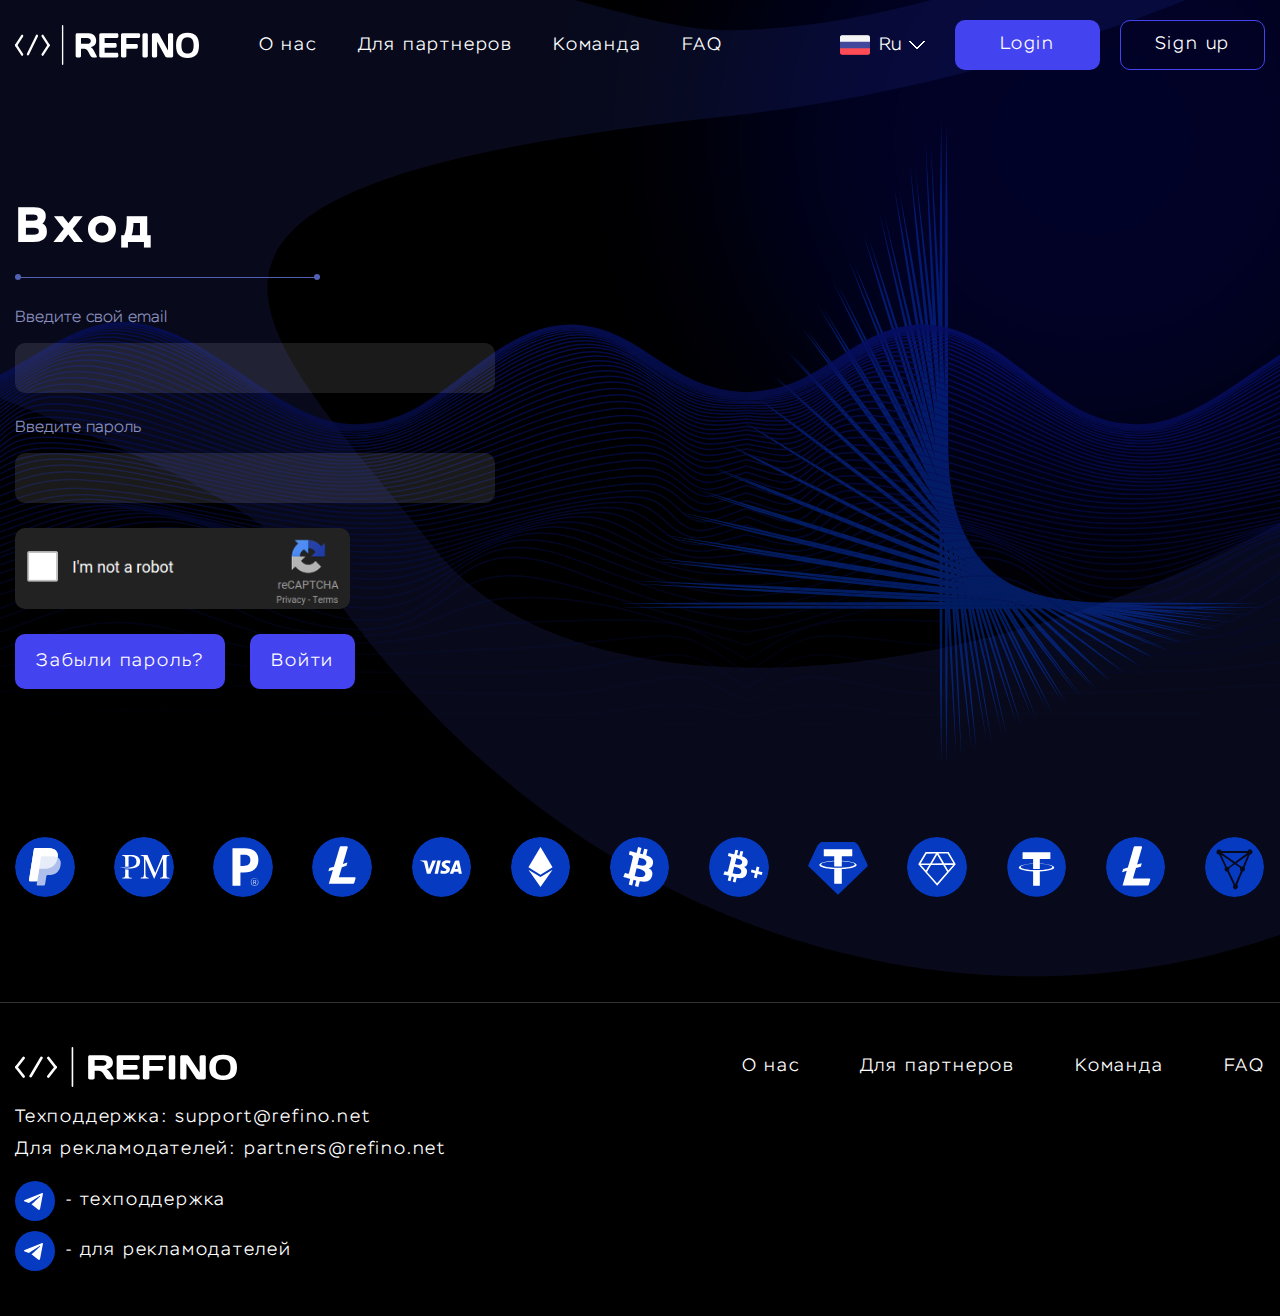
<file: login.html>
<!DOCTYPE html>
<html lang="en">

<head>
    <meta charset="UTF-8">
    <meta http-equiv="X-UA-Compatible" content="IE=edge">
    <meta name="viewport" content="width=device-width, initial-scale=1.0">
    <title>Login</title>
    <link rel="stylesheet" href="https://cdn.jsdelivr.net/npm/swiper@8/swiper-bundle.min.css" />
    <link rel="stylesheet" href="https://cdn.jsdelivr.net/npm/@fancyapps/ui@4.0/dist/fancybox.css" />
    <link rel="stylesheet" href="css/style.min.css">
</head>

<body>

    <header class="header">
        <div class="container">
            <div class="header__inner">
                <a class="header__logo logo" href="#">
                    <img class="logo-img" src="images/logo.svg" alt="logo">
                </a>
                <div class="header__wrapper">
                    <nav class="header__menu menu">
                        <ul class="menu__list">
                            <li class="menu__list-item">
                                <a class="menu__list-link" href="#">
                                    О нас
                                </a>
                            </li>
                            <li class="menu__list-item">
                                <a class="menu__list-link" href="#">
                                    Для партнеров
                                </a>
                            </li>
                            <li class="menu__list-item">
                                <a class="menu__list-link" href="#">
                                    Команда
                                </a>
                            </li>
                            <li class="menu__list-item">
                                <a class="menu__list-link" href="#">
                                    FAQ
                                </a>
                            </li>
                        </ul>
                    </nav>
                    <div class="header__lang lang">
                        <div class="lang__text">
                            <img src="images/flag-3.png" alt="img">
                            <span>
                                Ru
                            </span>
                        </div>
                        <div class="lang__inner">
                            <a class="lang__link" href="#">
                                <img src="images/flag-1.svg" alt="img">
                                <span>
                                    Ukr
                                </span>
                            </a>
                            <a class="lang__link" href="#">
                                <img src="images/flag-3.png" alt="img">
                                <span>
                                    Ru
                                </span>
                            </a>
                            <a class="lang__link" href="#">
                                <img src="images/flag-2.svg" alt="img">
                                <span>
                                    Eng
                                </span>
                            </a>
                        </div>
                    </div>
                    <div class="header__user-nav user-nav">
                        <a class="user-nav__link btn" href="#">
                            Login
                        </a>
                        <a class="user-nav__link btn-unvsb" href="#">
                            Sign up
                        </a>
                    </div>
                </div>
                <button class="header__person" type="button">
                    <svg width="22" height="22" viewBox="0 0 22 22" fill="none" xmlns="http://www.w3.org/2000/svg">
                        <path
                            d="M13.629 11.3097C15.6008 10.3364 16.9608 8.3048 16.9608 5.961C16.9608 2.67408 14.2868 0 11 0C7.71317 0 5.03915 2.67408 5.03915 5.961C5.03915 8.3048 6.3992 10.3364 8.37097 11.3097C3.57102 12.4405 0 16.5953 0 21.5337C0 21.791 0.209027 22 0.466334 22H21.5337C21.791 22 22 21.791 22 21.5337C22 16.5953 18.429 12.4405 13.629 11.3097ZM5.97182 5.96045C5.97182 3.18761 8.22723 0.932143 11 0.932143C13.7728 0.932143 16.0282 3.18761 16.0282 5.96045C16.0282 8.73328 13.7728 10.9888 11 10.9888C8.22723 10.9888 5.97182 8.73328 5.97182 5.96045ZM0.944189 21.0673C1.2004 15.9918 5.61247 11.9374 11 11.9374C16.3875 11.9374 20.7996 15.9918 21.0558 21.0673H0.944189Z"
                            fill="#063AC0" />
                    </svg>
                </button>
                <button class="header__burger burger burger--menu" type="button">
                    <svg width="35" height="27" viewBox="0 0 35 27" fill="none" xmlns="http://www.w3.org/2000/svg">
                        <path
                            d="M0 2.5C0 1.11929 1.11929 0 2.5 0H32.5C33.8807 0 35 1.11929 35 2.5C35 3.88071 33.8807 5 32.5 5H2.5C1.11929 5 0 3.88071 0 2.5Z"
                            fill="#4443F0" />
                        <path
                            d="M10 13.5C10 12.1193 11.1193 11 12.5 11H32.5C33.8807 11 35 12.1193 35 13.5C35 14.8807 33.8807 16 32.5 16H12.5C11.1193 16 10 14.8807 10 13.5Z"
                            fill="#4443F0" />
                        <path
                            d="M0 24.5C0 23.1193 1.11929 22 2.5 22H32.5C33.8807 22 35 23.1193 35 24.5C35 25.8807 33.8807 27 32.5 27H2.5C1.11929 27 0 25.8807 0 24.5Z"
                            fill="#4443F0" />
                    </svg>
                    <svg width="27" height="27" viewBox="0 0 27 27" fill="none" xmlns="http://www.w3.org/2000/svg">
                        <path
                            d="M0.767389 25.5161C-0.208921 24.5398 -0.208921 22.9569 0.767389 21.9806L21.9806 0.767389C22.9569 -0.208921 24.5398 -0.208921 25.5161 0.767389C26.4924 1.7437 26.4924 3.32661 25.5161 4.30292L4.30292 25.5161C3.32661 26.4924 1.7437 26.4924 0.767389 25.5161Z"
                            fill="#4443F0" />
                        <path
                            d="M25.517 25.5161C26.4933 24.5398 26.4933 22.9569 25.517 21.9806L4.30381 0.767389C3.3275 -0.208921 1.74459 -0.208921 0.768275 0.767389C-0.208036 1.7437 -0.208036 3.32661 0.768275 4.30292L21.9815 25.5161C22.9578 26.4924 24.5407 26.4924 25.517 25.5161Z"
                            fill="#4443F0" />
                    </svg>
                </button>
            </div>
        </div>
    </header>

    <div class="wrapper">
        <main class="main">
            <section class="main__entrance entrance">
                <div class="container">
                    <div class="entrance__inner">
                        <div class="entrance__wrapper">
                            <h1 class="entrance__title title">
                                <span>
                                    Вход
                                </span>
                                <span>

                                </span>
                            </h1>
                            <form class="entrance__form entrance-form" action="#">
                                <div class="entrance-form__box">
                                    <p class="entrance-form__box-text">
                                        Введите свой email
                                    </p>
                                    <input class="entrance-form__box-input" type="email" placeholder="">
                                </div>
                                <div class="entrance-form__box">
                                    <p class="entrance-form__box-text">
                                        Введите пароль
                                    </p>
                                    <input class="entrance-form__box-input" type="password" placeholder="">
                                </div>
                                <img class="entrance-form__img" src="images/recaptcha-img.png" alt="img">
                                <div class="entrance-form__buttons">
                                    <button class="entrance-form__buttons-btn btn" type="submit">
                                        Забыли пароль?
                                    </button>
                                    <button class="entrance-form__buttons-btn btn" type="submit">
                                        Войти
                                    </button>
                                </div>
                            </form>
                        </div>
                        <div class="entrance__img">
                            <svg width="158" height="158" viewBox="0 0 158 158" fill="none"
                                xmlns="http://www.w3.org/2000/svg">
                                <path
                                    d="M80.6 157.6L80.3 138L80.2 118.4L80.1 79.2L80.2 40L80.3 20.5L80.6 0.9L80.8 20.5L80.9 40L81 79.2L80.9 118.4L80.8 138L80.6 157.6Z"
                                    fill="#063AC0"></path>
                                <path
                                    d="M84.2 155.7L82 118.4L80.1 81.1L78.3 43.8L77.5 25.1L76.8 6.5L79 43.8L81 81.1L82.7 118.4L83.5 137.1L84.2 155.7Z"
                                    fill="#063AC0"></path>
                                <path
                                    d="M87.9 153.9L85.8 136.2L83.9 118.5L80 83L76.4 47.6L73 12.1L75.1 29.8L77.1 47.5L80.9 82.9L84.6 118.4L86.3 136.1L87.9 153.9Z"
                                    fill="#063AC0"></path>
                                <path
                                    d="M91.6 152L88.6 135.3L85.7 118.5L80 84.9L74.5 51.3L71.8 34.5L69.2 17.7L72.3 34.4L75.2 51.2L80.9 84.8L86.4 118.4L91.6 152Z"
                                    fill="#063AC0"></path>
                                <path
                                    d="M95.3 150.2L91.4 134.4L87.5 118.5L79.9 86.8L72.6 55.1L69 39.2L65.5 23.3L73.3 54.9L80.8 86.6L88.2 118.4L91.8 134.3L95.3 150.2Z"
                                    fill="#063AC0"></path>
                                <path
                                    d="M99 148.3L94.1 133.4L89.3 118.6L79.9 88.7L70.7 58.9L66.1 43.9L61.7 28.9L66.6 43.8L71.3 58.7L80.8 88.5L90 118.4L94.5 133.3L99 148.3Z"
                                    fill="#063AC0"></path>
                                <path
                                    d="M102.7 146.5L96.9 132.5L91.2 118.6L79.9 90.7L68.8 62.6L63.3 48.6L57.9 34.5L63.7 48.4L69.4 62.4L80.7 90.3L91.8 118.3L97.3 132.4L102.7 146.5Z"
                                    fill="#063AC0"></path>
                                <path
                                    d="M106.4 144.6L99.6 131.6L93 118.6L79.9 92.6L66.9 66.4L60.5 53.3L54.1 40.1L60.9 53.1L67.5 66.1L80.7 92.2L93.6 118.3L100 131.4L106.4 144.6Z"
                                    fill="#063AC0"></path>
                                <path
                                    d="M110.1 142.7L102.4 130.7L94.8 118.7L79.8 94.5L65 70.2L57.6 58L50.4 45.7L58 57.8L65.6 69.8L80.6 94L95.4 118.3L102.8 130.5L110.1 142.7Z"
                                    fill="#063AC0"></path>
                                <path
                                    d="M113.7 140.9L96.7 118.7L79.8 96.4L54.8 62.7L46.6 51.3L55.2 62.4L63.7 73.5L80.5 95.9L97.2 118.3L105.5 129.6L113.7 140.9Z"
                                    fill="#063AC0"></path>
                                <path
                                    d="M117.4 139L107.9 128.9L98.5 118.7L79.8 98.3L61.2 77.7L52 67.4L42.8 57L52.3 67.1L61.7 77.3L80.4 97.7L108.3 128.6L117.4 139Z"
                                    fill="#063AC0"></path>
                                <path
                                    d="M121.1 137.2L110.7 128L100.4 118.8L79.8 100.2L59.3 81.5L39 62.6L49.4 71.7L59.8 81L80.4 99.6L100.8 118.3L111 127.7L121.1 137.2Z"
                                    fill="#063AC0"></path>
                                <path
                                    d="M124.8 135.3L113.5 127.1L102.2 118.8L79.8 102.1L46.3 76.7L35.3 68.2L46.6 76.4L57.9 84.7L80.3 101.4L102.6 118.3L124.8 135.3Z"
                                    fill="#063AC0"></path>
                                <path
                                    d="M128.5 133.5L116.3 126.2L104.1 118.8L79.8 104L55.6 89L43.5 81.4L31.5 73.8L55.9 88.4L80.2 103.3L116.5 125.8L128.5 133.5Z"
                                    fill="#063AC0"></path>
                                <path
                                    d="M132.2 131.6L119 125.3L105.9 118.9L79.8 105.9L53.7 92.7L40.7 86.1L27.7 79.4L40.9 85.7L54 92.2L80.1 105.1L106.2 118.3L119.2 124.9L132.2 131.6Z"
                                    fill="#063AC0"></path>
                                <path
                                    d="M135.9 129.8L121.8 124.4L107.8 118.9L79.7 107.8L51.8 96.5L37.9 90.8L23.9 85L38 90.4L52 95.9L80.1 107L108 118.3L121.9 124L135.9 129.8Z"
                                    fill="#063AC0"></path>
                                <path
                                    d="M139.5 127.9L124.6 123.5L79.7 109.7L49.9 100.2L35 95.5L20.2 90.6L35.2 95.1L50.1 99.6L80 108.9L109.8 118.3L124.7 123.1L139.5 127.9Z"
                                    fill="#063AC0"></path>
                                <path
                                    d="M143.2 126.1L127.3 122.5L111.5 118.9L79.7 111.6L32.2 100.2L16.4 96.2L48.2 103.4L79.9 110.7L127.4 122.1L143.2 126.1Z"
                                    fill="#063AC0"></path>
                                <path
                                    d="M146.9 124.2L130.1 121.6L113.3 118.9L79.7 113.4L46.1 107.7L29.4 104.8L12.6 101.8L29.4 104.4L46.3 107.1L79.8 112.6L113.4 118.3L130.2 121.2L146.9 124.2Z"
                                    fill="#063AC0"></path>
                                <path
                                    d="M150.6 122.4L132.9 120.7L79.7 115.3L44.3 111.5L26.5 109.5L8.9 107.4L26.6 109.1L79.8 114.5L115.2 118.3L132.9 120.3L150.6 122.4Z"
                                    fill="#063AC0"></path>
                                <path
                                    d="M154.3 120.5L135.6 119.8L117 119L79.7 117.2L23.7 114.2L5.1 113L42.4 114.6L79.7 116.4L117 118.3L154.3 120.5Z"
                                    fill="#063AC0"></path>
                                <path
                                    d="M158 118.7L138.4 118.9L118.8 119L79.6 119.1L40.5 119L20.9 118.9L1.3 118.7L40.5 118.3L79.6 118.2L118.8 118.3L158 118.7Z"
                                    fill="#063AC0"></path>
                                <path
                                    d="M79.3 156.7L79 137.1L78.9 117.5L78.8 78.4L78.9 39.2L79 19.6L79.3 0L79.5 19.6L79.6 39.2L79.7 78.4L79.6 117.5L79.5 137.1L79.3 156.7Z"
                                    fill="#063AC0"></path>
                                <path
                                    d="M82.9 154.9L80.7 117.6L78.7 80.3L77 42.9L76.2 24.3L75.5 5.6L77.7 42.9L79.7 80.2L81.4 117.5L82.2 136.2L82.9 154.9Z"
                                    fill="#063AC0"></path>
                                <path
                                    d="M86.6 153L84.5 135.3L82.5 117.6L78.7 82.2L73.3 29L71.7 11.2L73.8 28.9L75.8 46.6L79.6 82.1L83.3 117.5L85 135.3L86.6 153Z"
                                    fill="#063AC0"></path>
                                <path
                                    d="M90.3 151.1L87.3 134.4L84.4 117.6L78.7 84.1L73.2 50.5L70.5 33.7L67.9 16.8L71 33.6L73.9 50.3L79.6 83.9L85.1 117.5L90.3 151.1Z"
                                    fill="#063AC0"></path>
                                <path
                                    d="M94 149.3L86.2 117.7L78.6 86L71.3 54.2L67.7 38.3L64.2 22.4L68.1 38.2L72 54.1L79.5 85.8L86.9 117.5L90.5 133.4L94 149.3Z"
                                    fill="#063AC0"></path>
                                <path
                                    d="M97.7 147.4L92.8 132.6L88 117.7L78.6 87.9L64.8 43L60.4 28L65.3 42.9L70 57.8L79.5 87.6L88.7 117.5L93.2 132.4L97.7 147.4Z"
                                    fill="#063AC0"></path>
                                <path
                                    d="M101.4 145.6L95.6 131.7L89.9 117.7L78.6 89.8L67.5 61.8L62 47.7L56.6 33.7L62.4 47.6L68.1 61.5L79.4 89.5L90.5 117.5L96 131.5L101.4 145.6Z"
                                    fill="#063AC0"></path>
                                <path
                                    d="M105.1 143.7L98.3 130.8L91.7 117.8L78.6 91.7L65.6 65.5L52.8 39.3L59.6 52.2L66.2 65.2L79.4 91.3L92.3 117.5L105.1 143.7Z"
                                    fill="#063AC0"></path>
                                <path
                                    d="M108.8 141.9L101.1 129.9L93.5 117.8L78.5 93.6L63.7 69.3L56.3 57.1L49.1 44.9L64.3 68.9L79.3 93.1L94.1 117.4L101.5 129.6L108.8 141.9Z"
                                    fill="#063AC0"></path>
                                <path
                                    d="M112.4 140L103.9 129L78.5 95.5L61.8 73.1L53.5 61.8L45.3 50.5L53.9 61.5L62.3 72.7L79.2 95L95.9 117.4L104.2 128.7L112.4 140Z"
                                    fill="#063AC0"></path>
                                <path
                                    d="M116.1 138.2L106.6 128.1L97.2 117.9L78.5 97.4L59.9 76.8L50.7 66.5L41.5 56.1L51 66.2L60.4 76.4L79.1 96.8L97.7 117.4L107 127.8L116.1 138.2Z"
                                    fill="#063AC0"></path>
                                <path
                                    d="M119.8 136.3L109.4 127.1L99.1 117.9L78.5 99.3L58 80.6L37.7 61.7L58.5 80.1L79.1 98.7L99.5 117.4L109.7 126.8L119.8 136.3Z"
                                    fill="#063AC0"></path>
                                <path
                                    d="M123.5 134.5L100.9 117.9L78.5 101.2L56.1 84.4L45 75.9L34 67.3L45.3 75.5L56.6 83.8L79 100.5L101.3 117.4L112.4 125.9L123.5 134.5Z"
                                    fill="#063AC0"></path>
                                <path
                                    d="M127.2 132.6L102.8 118L78.5 103.1L42.2 80.6L30.2 72.9L42.4 80.2L54.6 87.6L78.9 102.4L103.1 117.4L115.2 125L127.2 132.6Z"
                                    fill="#063AC0"></path>
                                <path
                                    d="M130.9 130.8L117.7 124.4L104.6 118L78.5 105L52.4 91.9L26.4 78.5L39.6 84.9L52.7 91.3L78.8 104.3L104.9 117.4L117.9 124L130.9 130.8Z"
                                    fill="#063AC0"></path>
                                <path
                                    d="M134.6 128.9L120.5 123.5L106.5 118L78.4 106.9L50.5 95.6L36.6 89.9L22.6 84.1L36.7 89.5L50.7 95L78.8 106.1L106.7 117.4L120.6 123.1L134.6 128.9Z"
                                    fill="#063AC0"></path>
                                <path
                                    d="M138.2 127.1L123.3 122.6L78.4 108.8L48.6 99.4L33.7 94.6L18.9 89.7L33.9 94.2L78.7 108L108.5 117.4L123.4 122.2L138.2 127.1Z"
                                    fill="#063AC0"></path>
                                <path
                                    d="M141.9 125.2L126 121.7L110.1 118.1L78.4 110.7L30.9 99.3L15.1 95.4L31 98.9L46.9 102.5L78.6 109.9L110.3 117.4L141.9 125.2Z"
                                    fill="#063AC0"></path>
                                <path
                                    d="M145.6 123.3L128.8 120.8L112 118.1L78.4 112.6L44.8 106.9L28.1 104L11.3 101L44.9 106.2L78.5 111.7L112.1 117.4L128.9 120.3L145.6 123.3Z"
                                    fill="#063AC0"></path>
                                <path
                                    d="M149.3 121.5L113.8 118.1L78.4 114.4L43 110.6L7.5 106.6L25.3 108.2L78.5 113.6L113.9 117.4L131.6 119.4L149.3 121.5Z"
                                    fill="#063AC0"></path>
                                <path
                                    d="M153 119.6L134.3 118.9L115.7 118.1L78.4 116.3L41.1 114.4L3.8 112.2L22.4 112.9L41.1 113.7L78.4 115.5L134.3 118.5L153 119.6Z"
                                    fill="#063AC0"></path>
                                <path
                                    d="M156.7 117.8L137.1 118L117.5 118.1L78.3 118.2L39.2 118.1L19.6 118L0 117.8L19.6 117.6L39.2 117.5L78.3 117.4L117.5 117.5L137.1 117.6L156.7 117.8Z"
                                    fill="#063AC0"></path>
                            </svg>
                        </div>
                    </div>
                </div>
            </section>
            <div class="main__partners partners">
                <div class="container">
                    <div class="partners__swiper partners-swiper swiper">
                        <div class="swiper-wrapper">
                            <div class="partners-swiper__slide partners-slide swiper-slide">
                                <a class="partners-slide__link" href="#">
                                    <img class="partners-slide__link-img" src="images/partners-icon-1.svg" alt="img">
                                </a>
                            </div>
                            <div class="partners-swiper__slide partners-slide swiper-slide">
                                <a class="partners-slide__link" href="#">
                                    <img class="partners-slide__link-img" src="images/partners-icon-2.svg" alt="img">
                                </a>
                            </div>
                            <div class="partners-swiper__slide partners-slide swiper-slide">
                                <a class="partners-slide__link" href="#">
                                    <img class="partners-slide__link-img" src="images/partners-icon-3.svg" alt="img">
                                </a>
                            </div>
                            <div class="partners-swiper__slide partners-slide swiper-slide">
                                <a class="partners-slide__link" href="#">
                                    <img class="partners-slide__link-img" src="images/partners-icon-4.svg" alt="img">
                                </a>
                            </div>
                            <div class="partners-swiper__slide partners-slide swiper-slide">
                                <a class="partners-slide__link" href="#">
                                    <img class="partners-slide__link-img" src="images/partners-icon-5.svg" alt="img">
                                </a>
                            </div>
                            <div class="partners-swiper__slide partners-slide swiper-slide">
                                <a class="partners-slide__link" href="#">
                                    <img class="partners-slide__link-img" src="images/partners-icon-6.svg" alt="img">
                                </a>
                            </div>
                            <div class="partners-swiper__slide partners-slide swiper-slide">
                                <a class="partners-slide__link" href="#">
                                    <img class="partners-slide__link-img" src="images/partners-icon-7.svg" alt="img">
                                </a>
                            </div>
                            <div class="partners-swiper__slide partners-slide swiper-slide">
                                <a class="partners-slide__link" href="#">
                                    <img class="partners-slide__link-img" src="images/partners-icon-8.svg" alt="img">
                                </a>
                            </div>
                            <div class="partners-swiper__slide partners-slide swiper-slide">
                                <a class="partners-slide__link" href="#">
                                    <img class="partners-slide__link-img" src="images/partners-icon-9.svg" alt="img">
                                </a>
                            </div>
                            <div class="partners-swiper__slide partners-slide swiper-slide">
                                <a class="partners-slide__link" href="#">
                                    <img class="partners-slide__link-img" src="images/partners-icon-10.svg" alt="img">
                                </a>
                            </div>
                            <div class="partners-swiper__slide partners-slide swiper-slide">
                                <a class="partners-slide__link" href="#">
                                    <img class="partners-slide__link-img" src="images/partners-icon-11.svg" alt="img">
                                </a>
                            </div>
                            <div class="partners-swiper__slide partners-slide swiper-slide">
                                <a class="partners-slide__link" href="#">
                                    <img class="partners-slide__link-img" src="images/partners-icon-12.svg" alt="img">
                                </a>
                            </div>
                            <div class="partners-swiper__slide partners-slide swiper-slide">
                                <a class="partners-slide__link" href="#">
                                    <img class="partners-slide__link-img" src="images/partners-icon-13.svg" alt="img">
                                </a>
                            </div>
                        </div>
                        <div class="partners-swiper__pagination swiper-pagination"></div>
                    </div>
                </div>
            </div>
            <img class="main__bg-1" src="images/bg-1.svg" alt="img">
            <img class="main__bg-2" src="images/bg-2.svg" alt="img">
        </main>
        <footer class="footer">
            <div class="container">
                <div class="footer__inner">
                    <div class="footer__wrapper">
                        <a class="footer__logo logo" href="#">
                            <img class="logo-img" src="images/logo.svg" alt="logo">
                        </a>
                        <nav class="footer__menu menu">
                            <ul class="menu__list">
                                <li class="menu__list-item">
                                    <a class="menu__list-link" href="#">
                                        О нас
                                    </a>
                                </li>
                                <li class="menu__list-item">
                                    <a class="menu__list-link" href="#">
                                        Для партнеров
                                    </a>
                                </li>
                                <li class="menu__list-item">
                                    <a class="menu__list-link" href="#">
                                        Команда
                                    </a>
                                </li>
                                <li class="menu__list-item">
                                    <a class="menu__list-link" href="#">
                                        FAQ
                                    </a>
                                </li>
                            </ul>
                        </nav>
                    </div>
                    <div class="footer__wrapper">
                        <div class="footer__box footer-box">
                            <p class="footer-box__mail">
                                Техподдержка:
                                <a class="footer-box__mail-link" href="mailto:support@refino.net">
                                    support@refino.net
                                </a>
                            </p>
                            <p class="footer-box__mail">
                                Для рекламодателей:
                                <a class="footer-box__mail-link" href="mailto:partners@refino.net">
                                    partners@refino.net
                                </a>
                            </p>
                        </div>
                        <div class="footer__box footer-box">
                        <a class="footer-box__link" href="#">
                            <svg width="40" height="40" viewBox="0 0 40 40" fill="none"
                                xmlns="http://www.w3.org/2000/svg">
                                <g id="socials">
                                    <rect id="Rectangle 1" width="40" height="40" rx="20" fill="#063AC0" />
                                    <path id="Vector"
                                        d="M28 12.6022L24.9946 28.2923C24.9946 28.2923 24.5741 29.3801 23.4189 28.8584L16.4846 23.3526L16.4524 23.3364C17.3891 22.4654 24.6524 15.7027 24.9698 15.3961C25.4613 14.9214 25.1562 14.6387 24.5856 14.9974L13.8568 22.053L9.71764 20.6108C9.71764 20.6108 9.06626 20.3708 9.00359 19.8491C8.9401 19.3265 9.73908 19.0439 9.73908 19.0439L26.6131 12.1889C26.6131 12.1889 28 11.5579 28 12.6022Z"
                                        fill="white" />
                                </g>
                            </svg>
                            - техподдержка
                        </a>
                        <a class="footer-box__link" href="#">
                            <svg width="40" height="40" viewBox="0 0 40 40" fill="none"
                                xmlns="http://www.w3.org/2000/svg">
                                <g id="socials">
                                    <rect id="Rectangle 1" width="40" height="40" rx="20" fill="#063AC0" />
                                    <path id="Vector"
                                        d="M28 12.6022L24.9946 28.2923C24.9946 28.2923 24.5741 29.3801 23.4189 28.8584L16.4846 23.3526L16.4524 23.3364C17.3891 22.4654 24.6524 15.7027 24.9698 15.3961C25.4613 14.9214 25.1562 14.6387 24.5856 14.9974L13.8568 22.053L9.71764 20.6108C9.71764 20.6108 9.06626 20.3708 9.00359 19.8491C8.9401 19.3265 9.73908 19.0439 9.73908 19.0439L26.6131 12.1889C26.6131 12.1889 28 11.5579 28 12.6022Z"
                                        fill="white" />
                                </g>
                            </svg>
                            - для рекламодателей
                        </a>
                    </div>
                    </div>
                </div>
            </div>
        </footer>
    </div>

    <script src="https://cdn.jsdelivr.net/npm/@fancyapps/ui@4.0/dist/fancybox.umd.js"></script>
    <script src="https://ajax.googleapis.com/ajax/libs/jquery/3.6.3/jquery.min.js"></script>
    <script src="https://cdn.jsdelivr.net/npm/swiper@8/swiper-bundle.min.js"></script>
    <script src="js/main.min.js"></script>
</body>

</html>
</file>
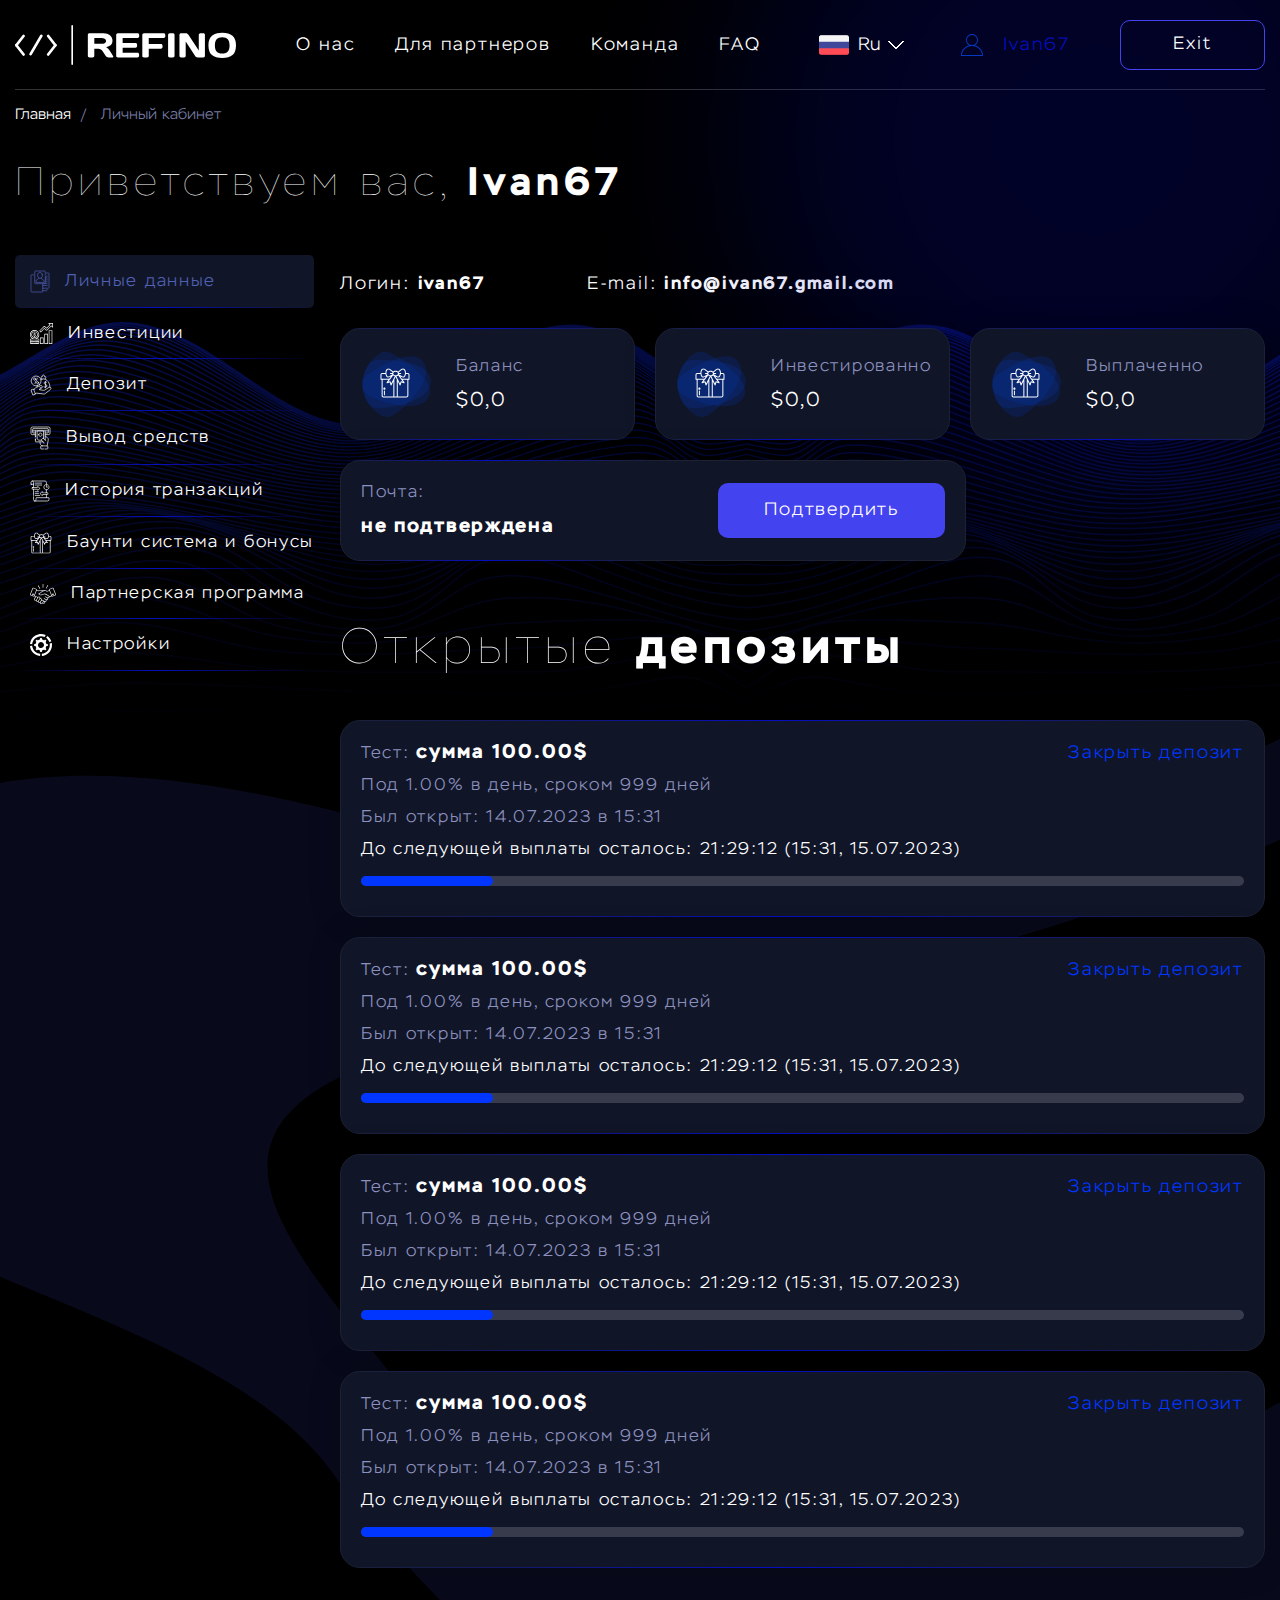
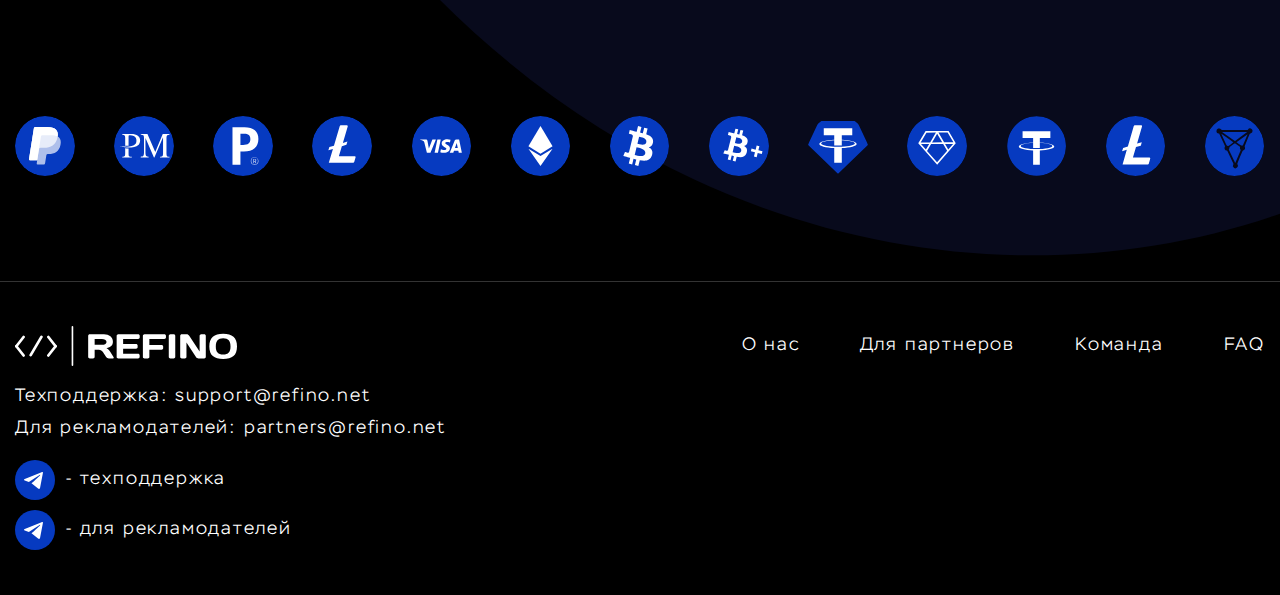
<file: personal-data.html>
<!DOCTYPE html>
<html lang="en">

<head>
    <meta charset="UTF-8">
    <meta http-equiv="X-UA-Compatible" content="IE=edge">
    <meta name="viewport" content="width=device-width, initial-scale=1.0">
    <title>Personal-data</title>
    <link rel="stylesheet" href="https://cdn.jsdelivr.net/npm/swiper@8/swiper-bundle.min.css" />
    <link rel="stylesheet" href="css/style.min.css">
</head>

<body>

    <header class="header">
        <div class="container">
            <div class="header__inner">
                <a class="header__logo logo" href="#">
                    <img class="logo-img" src="images/logo.svg" alt="logo">
                </a>
                <nav class="header__menu menu">
                    <ul class="menu__list">
                        <li class="menu__list-item">
                            <a class="menu__list-link" href="#">
                                О нас
                            </a>
                        </li>
                        <li class="menu__list-item">
                            <a class="menu__list-link" href="#">
                                Для партнеров
                            </a>
                        </li>
                        <li class="menu__list-item">
                            <a class="menu__list-link" href="#">
                                Команда
                            </a>
                        </li>
                        <li class="menu__list-item">
                            <a class="menu__list-link" href="#">
                                FAQ
                            </a>
                        </li>
                    </ul>
                </nav>
                <div class="header__lang lang">
                    <div class="lang__text">
                        <img src="images/flag-3.png" alt="img">
                        <span>
                            Ru
                        </span>
                    </div>
                    <div class="lang__inner">
                        <a class="lang__link" href="#">
                            <img src="images/flag-1.svg" alt="img">
                            <span>
                                Ukr
                            </span>
                        </a>
                        <a class="lang__link" href="#">
                            <img src="images/flag-3.png" alt="img">
                            <span>
                                Ru
                            </span>
                        </a>
                        <a class="lang__link" href="#">
                            <img src="images/flag-2.svg" alt="img">
                            <span>
                                Eng
                            </span>
                        </a>
                    </div>
                </div>
                <a class="header__user" href="#">
                    <svg width="22" height="22" viewBox="0 0 22 22" fill="none" xmlns="http://www.w3.org/2000/svg">
                        <path
                            d="M13.629 11.3097C15.6008 10.3364 16.9608 8.3048 16.9608 5.961C16.9608 2.67408 14.2868 0 11 0C7.71317 0 5.03915 2.67408 5.03915 5.961C5.03915 8.3048 6.3992 10.3364 8.37097 11.3097C3.57102 12.4405 0 16.5953 0 21.5337C0 21.791 0.209027 22 0.466334 22H21.5337C21.791 22 22 21.791 22 21.5337C22 16.5953 18.429 12.4405 13.629 11.3097ZM5.97182 5.96045C5.97182 3.18761 8.22723 0.932143 11 0.932143C13.7728 0.932143 16.0282 3.18761 16.0282 5.96045C16.0282 8.73328 13.7728 10.9888 11 10.9888C8.22723 10.9888 5.97182 8.73328 5.97182 5.96045ZM0.944189 21.0673C1.2004 15.9918 5.61247 11.9374 11 11.9374C16.3875 11.9374 20.7996 15.9918 21.0558 21.0673H0.944189Z"
                            fill="#063AC0" />
                    </svg>
                    <span>
                        Ivan67
                    </span>
                </a>
                <a class="header__exit btn-unvsb" href="#">
                    Exit
                </a>
                <button class="header__burger burger burger--aside">
                    <svg width="35" height="27" viewBox="0 0 35 27" fill="none" xmlns="http://www.w3.org/2000/svg">
                        <path
                            d="M0 2.5C0 1.11929 1.11929 0 2.5 0H32.5C33.8807 0 35 1.11929 35 2.5C35 3.88071 33.8807 5 32.5 5H2.5C1.11929 5 0 3.88071 0 2.5Z"
                            fill="#4443F0" />
                        <path
                            d="M10 13.5C10 12.1193 11.1193 11 12.5 11H32.5C33.8807 11 35 12.1193 35 13.5C35 14.8807 33.8807 16 32.5 16H12.5C11.1193 16 10 14.8807 10 13.5Z"
                            fill="#4443F0" />
                        <path
                            d="M0 24.5C0 23.1193 1.11929 22 2.5 22H32.5C33.8807 22 35 23.1193 35 24.5C35 25.8807 33.8807 27 32.5 27H2.5C1.11929 27 0 25.8807 0 24.5Z"
                            fill="#4443F0" />
                    </svg>
                    <svg width="27" height="27" viewBox="0 0 27 27" fill="none" xmlns="http://www.w3.org/2000/svg">
                        <path
                            d="M0.767389 25.5161C-0.208921 24.5398 -0.208921 22.9569 0.767389 21.9806L21.9806 0.767389C22.9569 -0.208921 24.5398 -0.208921 25.5161 0.767389C26.4924 1.7437 26.4924 3.32661 25.5161 4.30292L4.30292 25.5161C3.32661 26.4924 1.7437 26.4924 0.767389 25.5161Z"
                            fill="#4443F0" />
                        <path
                            d="M25.517 25.5161C26.4933 24.5398 26.4933 22.9569 25.517 21.9806L4.30381 0.767389C3.3275 -0.208921 1.74459 -0.208921 0.768275 0.767389C-0.208036 1.7437 -0.208036 3.32661 0.768275 4.30292L21.9815 25.5161C22.9578 26.4924 24.5407 26.4924 25.517 25.5161Z"
                            fill="#4443F0" />
                    </svg>
                </button>
            </div>
        </div>
    </header>

    <div class="wrapper">
        <main class="main">
            <div class="main__breadcrumbs breadcrumbs">
                <div class="container">
                    <ul class="breadcrumbs__list">
                        <li class="breadcrumbs__list-item">
                            <a class="breadcrumbs__list-link" href="#">
                                Главная
                            </a>
                        </li>
                        <li class="breadcrumbs__list-item">
                            <p class="breadcrumbs__list-text" href="#">
                                Личный кабинет
                            </p>
                        </li>
                    </ul>
                </div>
            </div>
            <section class="main__cabinet cabinet">
                <div class="container">
                    <h2 class="cabinet__title title">
                        Приветствуем вас,
                        <span>
                            Ivan67
                        </span>
                        <span>

                        </span>
                    </h2>
                    <div class="cabinet__inner">
                        <aside class="cabinet__aside cabinet-aside">
                            <ul class="cabinet-aside__list">
                                <li class="cabinet-aside__list-item cabinet-aside__list-item--active">
                                    <a class="cabinet-aside__list-link" href="#">
                                        <svg width="20" height="23" viewBox="0 0 20 23" fill="none"
                                            xmlns="http://www.w3.org/2000/svg">
                                            <path
                                                d="M17.1379 6.07042H15.2759V13.0423C15.2759 13.3908 14.9966 13.6761 14.6552 13.6761M14.6552 13.6761H5.34483C5.00345 13.6761 4.72414 13.3908 4.72414 13.0423V1.6338C4.72414 1.28521 5.00345 1 5.34483 1H14.6552C14.9966 1 15.2759 1.28521 15.2759 1.6338V4.80282M14.6552 13.6761H17.1379M17.1379 7.97183H15.2759M17.1379 9.87324H15.2759M17.1379 11.7746H15.2759M17.1379 15.5775H12.7931M8.85963 8.0028C8.85963 9.90945 5.96552 8.70438 5.96552 11.3076V12.4084H14.0345V11.3076C14.0345 8.70438 11.1404 9.90945 11.1404 8.0028M12.7931 18.1972H18.3793C18.7207 18.1972 19 17.912 19 17.5634V3.60704C19 3.25845 18.7207 2.97324 18.3793 2.97324H16.5172M12.7931 20.7324H16.5172C16.8586 20.7324 17.1379 20.4472 17.1379 20.0986V19.4648M12.7931 13.6761V21.3662C12.7931 21.7148 12.5138 22 12.1724 22H1.62069C1.27931 22 1 21.7148 1 21.3662V5.50845C1 5.15986 1.27931 4.87465 1.62069 4.87465H3.40455M12.2858 4.67352C12.2858 3.38445 11.2624 2.33944 10 2.33944C8.7376 2.33944 7.71417 3.38445 7.71417 4.67352V5.98025C7.71417 7.26932 8.7376 8.31434 10 8.31434C11.2624 8.31434 12.2858 7.26932 12.2858 5.98025V4.67352Z"
                                                stroke="white" stroke-width="0.7" stroke-miterlimit="10"
                                                stroke-linecap="round" stroke-linejoin="round" />
                                        </svg>
                                        <span>
                                            Личные данные
                                        </span>
                                    </a>
                                </li>
                                <li class="cabinet-aside__list-item">
                                    <a class="cabinet-aside__list-link" href="#">
                                        <svg width="23" height="21" viewBox="0 0 23 21" fill="none"
                                            xmlns="http://www.w3.org/2000/svg">
                                            <path
                                                d="M4.59995 8.41754C2.79127 8.41754 1.32103 9.89353 1.32103 11.7093C1.32103 13.5251 2.79127 15.001 4.59995 15.001C6.40863 15.001 7.87886 13.5251 7.87886 11.7093C7.87886 9.89353 6.40863 8.41754 4.59995 8.41754ZM4.59995 14.3653C3.14063 14.3653 1.95789 13.1743 1.95789 11.7129C1.95789 10.2516 3.14427 9.06054 4.59995 9.06054C6.05563 9.06054 7.242 10.2516 7.242 11.7129C7.242 13.1743 6.05927 14.3653 4.59995 14.3653Z"
                                                fill="white" />
                                            <path
                                                d="M4.59995 11.3914C4.35248 11.3914 4.15233 11.1905 4.15233 10.9421C4.15233 10.6936 4.35248 10.4927 4.59995 10.4927C4.84741 10.4927 5.04757 10.6936 5.04757 10.9421C5.04757 11.1174 5.1895 11.2636 5.36782 11.2636C5.54614 11.2636 5.68807 11.1211 5.68807 10.9421C5.68807 10.4525 5.36054 10.0397 4.91656 9.90449L4.91292 9.71451C4.90928 9.53914 4.76735 9.40031 4.59631 9.40031H4.59267C4.41799 9.40397 4.27606 9.54645 4.2797 9.72547L4.28334 9.90814C3.84299 10.047 3.5191 10.4562 3.5191 10.9421C3.5191 11.5412 4.00676 12.0308 4.60359 12.0308C4.85105 12.0308 5.05121 12.2317 5.05121 12.4802C5.05121 12.7286 4.85105 12.9295 4.60359 12.9295C4.35612 12.9295 4.15596 12.7286 4.15596 12.4802C4.15596 12.3048 4.01404 12.1587 3.83572 12.1587C3.65739 12.1587 3.51547 12.3011 3.51547 12.4802C3.51547 12.9697 3.84299 13.3826 4.28698 13.5177L4.29061 13.7077C4.29425 13.8831 4.43618 14.0219 4.61086 14.0219H4.6145C4.78918 14.0183 4.93111 13.8758 4.92747 13.6968L4.92384 13.5141C5.36418 13.3753 5.68807 12.9661 5.68807 12.4802C5.68807 11.881 5.20041 11.3914 4.59995 11.3914Z"
                                                fill="white" />
                                            <path
                                                d="M8.57031 15.6879H6.92176C8.00988 15.0449 8.82506 13.9671 9.098 12.6665C9.20717 12.1185 9.22901 11.6253 9.16714 11.1613C8.89784 8.84134 6.93267 7.09134 4.59995 7.09134C2.06343 7.09134 0 9.16284 0 11.7056C0 13.4008 0.917078 14.8805 2.27814 15.6842H0.629581C0.280218 15.6842 0 15.9692 0 16.3163V18.0224C0 18.1357 0.0327528 18.2416 0.0873408 18.3366C0.0327528 18.428 0 18.5339 0 18.6508V20.3606C0 20.7114 0.283857 20.9927 0.629581 20.9927H8.57031C8.91604 20.9927 9.19989 20.7077 9.19989 20.3606V18.6545C9.19989 18.5412 9.16714 18.4353 9.11255 18.3403C9.16714 18.249 9.19989 18.143 9.19989 18.0261V16.3199C9.20353 15.9729 8.91968 15.6879 8.57031 15.6879ZM0.63686 11.7093C0.63686 9.51722 2.41643 7.73434 4.59995 7.73434C6.61242 7.73434 8.30465 9.24321 8.53392 11.2416V11.249C8.58851 11.6435 8.56667 12.0673 8.47205 12.5423C8.09358 14.3653 6.46322 15.6915 4.59631 15.6915C2.41643 15.6879 0.63686 13.905 0.63686 11.7093ZM8.56667 16.3272L8.57395 18.0224H7.93709V17.5767C7.93709 17.4014 7.79516 17.2552 7.61684 17.2552C7.43852 17.2552 7.29659 17.3977 7.29659 17.5767V18.0224H6.72524V17.5767C6.72524 17.4014 6.58331 17.2552 6.40499 17.2552C6.22667 17.2552 6.08474 17.3977 6.08474 17.5767V18.0224H5.51339V17.5767C5.51339 17.4014 5.37146 17.2552 5.19314 17.2552C5.01482 17.2552 4.87289 17.3977 4.87289 17.5767V18.0224H4.30153V17.5767C4.30153 17.4014 4.1596 17.2552 3.98128 17.2552C3.80296 17.2552 3.66103 17.3977 3.66103 17.5767V18.0224H3.10788V17.5767C3.10788 17.4014 2.96595 17.2552 2.78763 17.2552C2.60931 17.2552 2.46738 17.3977 2.46738 17.5767V18.0224H1.9033V17.5767C1.9033 17.4014 1.76137 17.2552 1.58305 17.2552C1.40473 17.2552 1.2628 17.3977 1.2628 17.5767V18.0224H0.63686L0.629581 16.3272H8.56667ZM7.93709 20.357V19.9113C7.93709 19.7359 7.79516 19.5898 7.61684 19.5898C7.43852 19.5898 7.29659 19.7323 7.29659 19.9113V20.3606H6.72524V19.9113C6.72524 19.7359 6.58331 19.5898 6.40499 19.5898C6.22667 19.5898 6.08474 19.7323 6.08474 19.9113V20.3606H5.51339V19.9113C5.51339 19.7359 5.37146 19.5898 5.19314 19.5898C5.01482 19.5898 4.87289 19.7323 4.87289 19.9113V20.3606H4.30153V19.9113C4.30153 19.7359 4.1596 19.5898 3.98128 19.5898C3.80296 19.5898 3.66103 19.7323 3.66103 19.9113V20.3606H3.08968V19.9076C3.08968 19.7323 2.94775 19.5861 2.76943 19.5861C2.59111 19.5861 2.44918 19.7286 2.44918 19.9076V20.3606H1.87783V19.9076C1.87783 19.7323 1.7359 19.5861 1.55758 19.5861C1.37926 19.5861 1.23733 19.7286 1.23733 19.9076V20.3606H0.611385L0.604107 18.6618H8.53756L8.54484 20.357H7.93709Z"
                                                fill="white" />
                                            <path
                                                d="M13.254 14.5078H10.3426C10.1679 14.5078 10.0224 14.6503 10.0224 14.8293V20.6748C10.0224 20.8502 10.1643 20.9963 10.3426 20.9963H13.254C13.4286 20.9963 13.5742 20.8539 13.5742 20.6748V14.8293C13.5706 14.654 13.4286 14.5078 13.254 14.5078ZM12.9337 20.3533H10.6592V15.1472H12.9337V20.3533Z"
                                                fill="white" />
                                            <path
                                                d="M17.621 10.8544H14.7096C14.535 10.8544 14.3894 10.9969 14.3894 11.1759V20.6785C14.3894 20.8539 14.5313 21 14.7096 21H17.621C17.7957 21 17.9412 20.8575 17.9412 20.6785V11.1722C17.9412 10.9969 17.7957 10.8544 17.621 10.8544ZM17.3044 20.3533H15.0299V11.4937H17.3044V20.3533Z"
                                                fill="white" />
                                            <path
                                                d="M21.9917 7.19729H19.0803C18.9056 7.19729 18.7601 7.33977 18.7601 7.51879V20.6785C18.7601 20.8539 18.902 21 19.0803 21H21.9917C22.1664 21 22.3119 20.8575 22.3119 20.6785V7.51514C22.3083 7.33977 22.1664 7.19729 21.9917 7.19729ZM21.6714 20.3533H19.3969V7.83664H21.6714V20.3533Z"
                                                fill="white" />
                                            <path
                                                d="M22.6868 0H18.7018C18.5745 0 18.458 0.0767223 18.4071 0.197286C18.3561 0.31785 18.3852 0.453027 18.4762 0.544363L19.6626 1.73539L16.5584 4.85177L15.1536 3.43789C14.7278 3.01044 13.9709 3.00678 13.5415 3.43789L9.38549 7.62839C9.26176 7.75261 9.26176 7.9572 9.38549 8.08142L10.5464 9.24687C10.6046 9.30532 10.6883 9.34186 10.772 9.34186C10.8557 9.34186 10.9394 9.30898 10.9977 9.24687L14.3494 5.87109L15.7541 7.28132C16.1799 7.70877 16.9405 7.70877 17.3626 7.28132L21.2711 3.35752L22.4575 4.54854C22.5485 4.63987 22.6868 4.6691 22.8032 4.61795C22.9233 4.56681 22.9997 4.4499 22.9997 4.32202V0.31785C23.007 0.142484 22.8651 0 22.6868 0ZM22.3702 3.54749L21.5004 2.67432C21.3767 2.5501 21.1729 2.5501 21.0491 2.67432L16.915 6.82463C16.7294 7.01096 16.3946 7.01096 16.2053 6.82463L14.575 5.18789C14.5168 5.12944 14.4331 5.0929 14.3494 5.0929C14.2657 5.0929 14.182 5.12578 14.1237 5.18789L10.772 8.56367L10.0624 7.85125L13.9927 3.89457C14.182 3.70459 14.5131 3.70459 14.7024 3.89457L16.3327 5.53497C16.4528 5.65553 16.6639 5.65553 16.784 5.53497L20.3395 1.96555C20.4632 1.84134 20.4632 1.63674 20.3395 1.51253L19.4697 0.639353H22.3702V3.54749Z"
                                                fill="white" />
                                        </svg>
                                        <span>
                                            Инвестиции
                                        </span>
                                    </a>
                                </li>
                                <li class="cabinet-aside__list-item">
                                    <a class="cabinet-aside__list-link" href="#">
                                        <svg width="22" height="22" viewBox="0 0 22 22" fill="none"
                                            xmlns="http://www.w3.org/2000/svg">
                                            <path
                                                d="M3.74822 15.6112L4.60686 15.3762C4.56776 14.783 4.85081 14.1943 5.37667 13.8571C5.43451 13.8197 5.49524 13.7854 5.55919 13.7549L10.1575 11.5359C10.2426 11.4949 10.3293 11.4627 10.4178 11.4389C11.0703 11.2623 11.779 11.546 12.113 12.154C12.4923 12.8446 12.2532 13.7074 11.5713 14.111L9.04711 15.606L13.2951 16.3368C13.8063 16.4245 14.3321 16.3183 14.768 16.039L18.9928 13.3295C19.5593 12.9657 20.3133 13.0921 20.7276 13.6201C20.8346 13.7569 20.91 13.9086 20.954 14.0659C21.0868 14.5452 20.9296 15.0776 20.5133 15.4076H20.5129L15.2588 19.5714C14.827 19.9139 14.2727 20.0696 13.7228 20.0032L6.64145 19.1517L5.19789 19.6793M9.6919 12.6519C9.6919 12.6519 9.77679 13.0889 10.0725 13.5252C10.2063 13.7225 10.4711 13.786 10.6832 13.6742L11.0619 13.4746M4.43741 17.4036C4.76164 18.299 5.0594 19.2032 5.33027 20.1171C4.5535 20.5964 3.7103 20.8905 2.8016 21C2.10833 19.3537 1.50793 17.6748 1 15.9637C1.77713 15.4849 2.61993 15.1903 3.52908 15.0808C3.69527 15.476 3.85657 15.8732 4.01217 16.2724M7.17289 12.9764C7.15416 12.7881 7.14438 12.5933 7.14438 12.3921C7.14438 12.1498 7.15827 11.9051 7.18511 11.6585M18.4892 8.11637C19.3096 9.42303 19.7975 10.9595 19.7975 12.3921C19.7975 12.6464 19.782 12.8899 19.7523 13.1237M10.8665 5.6588C11.6608 5.17388 12.5426 4.88777 13.4709 4.88777C15.1328 4.88777 16.6452 5.80447 17.7744 7.13728M11.8136 5.19481C10.493 3.59359 11.2335 2.00725 12.4095 2.50464C12.4095 2.50464 12.3032 1 13.4709 1C14.6387 1 14.5325 2.50464 14.5325 2.50464C15.7088 2.00725 16.4489 3.59359 15.1284 5.19481M16.5011 8.34645C16.5011 8.34645 15.9103 7.80809 14.9997 8.07912C14.1635 8.32798 13.9559 9.45829 14.5241 9.89858C14.8504 10.1514 15.3412 10.3593 16.0029 10.5903C17.4837 11.1075 16.9363 13.1706 15.43 13.1805C14.8422 13.1844 14.5674 13.1475 14.051 12.8138M15.43 7.30638V13.9336M7.26116 4.21422L5.0199 9.49037M9.58836 10.3511C7.6642 12.2521 4.54442 12.2521 2.62022 10.3511C0.695973 8.45004 0.695973 5.36788 2.62022 3.46681C4.54442 1.56579 7.6642 1.56579 9.58836 3.46681C11.5126 5.36788 11.5126 8.45004 9.58836 10.3511ZM5.58114 5.10525C5.58114 5.73314 5.13773 6.24216 4.59086 6.24216C4.0439 6.24216 3.60049 5.73314 3.60049 5.10525C3.60049 4.47732 4.0439 3.96834 4.59086 3.96834C5.13773 3.96834 5.58114 4.47732 5.58114 5.10525ZM8.60807 8.71265C8.60807 9.34055 8.1647 9.84957 7.61779 9.84957C7.07083 9.84957 6.62746 9.34055 6.62746 8.71265C6.62746 8.08472 7.07083 7.5757 7.61779 7.5757C8.1647 7.5757 8.60807 8.08472 8.60807 8.71265Z"
                                                stroke="white" stroke-width="0.7" stroke-miterlimit="10"
                                                stroke-linecap="round" stroke-linejoin="round" />
                                        </svg>
                                        <span>
                                            Депозит
                                        </span>
                                    </a>
                                </li>
                                <li class="cabinet-aside__list-item">
                                    <a class="cabinet-aside__list-link" href="#">
                                        <svg width="21" height="24" viewBox="0 0 21 24" fill="none"
                                            xmlns="http://www.w3.org/2000/svg">
                                            <path
                                                d="M13.5053 12.5728V4.81703H7.11418V12.7924C7.11418 13.16 7.06485 13.0308 7.37082 13.0998C7.79437 13.1977 8.12814 13.5289 8.22426 13.9506C8.29 14.2354 8.16355 14.2015 8.49352 14.2015H11.5936M12.5633 19.8982C10.4102 19.8982 9.94372 17.5279 9.94372 15.8841M15.1994 9.97666L17.2792 11.5075C18.3059 12.2842 18.3994 13.3144 18.1718 14.4888L17.1249 19.8982M13.9933 17.1277C13.9136 16.7248 13.6241 16.3346 13.4382 16.1715C12.9679 15.7536 12.4963 15.3371 12.0248 14.9192C11.4444 14.4048 11.3926 13.5126 11.9109 12.9367C12.4294 12.3595 13.3282 12.3093 13.9098 12.8225L15.8784 14.5654M5.41873 13.9167V12.7372V15.4877C5.41873 15.706 5.59826 15.8841 5.81699 15.8841H13.1146M5.41873 10.0256V11.2051V4.81703M13.4876 23H11.2523C10.9514 23 10.7048 22.7553 10.7048 22.4579V20.4403C10.7048 20.1416 10.9514 19.8969 11.2523 19.8969H17.2666C17.5675 19.8969 17.814 20.1416 17.814 20.4403V22.4579C17.814 22.7553 17.5675 23 17.2666 23H15.0326M2.69416 4.81701H18.3058M5.41873 6.9514H2.90277C2.78898 6.9514 2.69416 6.85853 2.69416 6.74437V2.88843C2.69416 2.77551 2.78898 2.6814 2.90277 2.6814H18.0959C18.211 2.6814 18.3058 2.77551 18.3058 2.88843V6.74437C18.3058 6.85853 18.211 6.9514 18.0959 6.9514H15.1994M15.1994 4.81701V13.9656M5.41873 8.63405H2.2112C1.54492 8.63405 1 8.09326 1 7.43197V2.20203C1 1.54079 1.54492 1 2.2112 1H18.7888C19.4551 1 20 1.54079 20 2.20203V7.43197C20 8.09326 19.4551 8.63405 18.7888 8.63405H15.1994M8.67182 8.68926C8.67182 7.79208 9.40509 7.06559 10.3091 7.06559C11.2131 7.06559 11.9464 7.79208 11.9464 8.68926C11.9464 9.58767 11.2131 10.3142 10.3091 10.3142C9.40509 10.3142 8.67182 9.58767 8.67182 8.68926Z"
                                                stroke="white" stroke-width="0.7" stroke-miterlimit="10"
                                                stroke-linecap="round" stroke-linejoin="round" />
                                        </svg>
                                        <span>
                                            Вывод средств
                                        </span>
                                    </a>
                                </li>
                                <li class="cabinet-aside__list-item">
                                    <a class="cabinet-aside__list-link" href="#">
                                        <svg width="20" height="22" viewBox="0 0 20 22" fill="none"
                                            xmlns="http://www.w3.org/2000/svg">
                                            <path
                                                d="M4.78975 21C5.4903 21 6.05819 20.4157 6.05819 19.6949V17.8771C6.05819 17.766 6.14576 17.6759 6.25374 17.6759H18.7775C18.8855 17.6759 18.9731 17.766 18.9731 17.8771V19.6949C18.9731 20.4157 18.4052 21 17.7046 21H4.78975ZM4.78975 21C4.09636 20.9914 3.53684 20.4103 3.53684 19.6949V16.7509M16.4362 5.46884V7.128H17.4279M18.6216 5.74804C18.8616 6.14953 19 6.62212 19 7.128C19 8.58489 17.8521 9.7659 16.4362 9.7659C15.0203 9.7659 13.8724 8.58485 13.8724 7.128C13.8724 5.67114 15.0203 4.49009 16.4362 4.49009C16.895 4.49009 17.3256 4.61408 17.6982 4.83126M2.33113 1H15.1678C15.8683 1 16.4362 1.5843 16.4362 2.30511V4.18881M5.23315 11.6791H8.5091M5.23315 13.6137H8.5091M5.23315 15.5483H9.68242M5.23315 3.1276H11.638M5.23315 5.06216H11.638M14.6336 12.7703H17.6485C17.7835 12.7703 17.8929 12.8828 17.8929 13.0217V14.2057C17.8929 14.3446 17.7835 14.4572 17.6485 14.4572H12.6365V15.2922C12.6365 15.5049 12.3988 15.6245 12.2356 15.4941L10.1363 13.8155C10.0084 13.7132 10.0084 13.5143 10.1363 13.4119L12.2357 11.7334C12.3989 11.6029 12.6365 11.7226 12.6365 11.9352V12.7703H13.3553M3.53688 7.42981V4.3643M3.53688 15.4356V9.2795M16.4362 14.6198V17.5954M16.4362 9.80658V12.6114M1.19567 4.32406H3.53684V2.30511C3.53688 1.5843 2.96895 1 2.26844 1C1.56789 1 1 1.5843 1 2.30511V4.12273C1 4.23392 1.08761 4.32406 1.19567 4.32406ZM2.35147 7.5428H7.36355V6.70772C7.36355 6.49508 7.60118 6.37544 7.76435 6.5059L9.86366 8.18441C9.99163 8.28675 9.99163 8.4857 9.86366 8.58803L7.76432 10.2666C7.60115 10.397 7.36351 10.2774 7.36351 10.0648V9.22968H2.35147C2.2165 9.22968 2.10711 9.11713 2.10711 8.97825V7.79423C2.10707 7.65536 2.2165 7.5428 2.35147 7.5428Z"
                                                stroke="white" stroke-width="0.7" stroke-miterlimit="10"
                                                stroke-linecap="round" stroke-linejoin="round" />
                                        </svg>
                                        <span>
                                            История транзакций
                                        </span>
                                    </a>
                                </li>
                                <li class="cabinet-aside__list-item">
                                    <a class="cabinet-aside__list-link" href="#">
                                        <svg width="22" height="22" viewBox="0 0 22 22" fill="none"
                                            xmlns="http://www.w3.org/2000/svg">
                                            <path
                                                d="M9.38982 4.25204L9.73982 4.25259L9.73982 4.25249L9.38982 4.25204ZM9.75937 3.27277L10.024 3.50185L10.0242 3.50164L9.75937 3.27277ZM13.1102 3.34066L12.8328 3.55411L12.8333 3.55473L13.1102 3.34066ZM13.4232 4.25204L13.0732 4.2516V4.25204H13.4232ZM7.28903 6.35004L7.11026 6.04914C6.94519 6.14721 6.88995 6.35996 6.98645 6.52595C7.08295 6.69194 7.29516 6.7492 7.46206 6.65427L7.28903 6.35004ZM7.2557 6.36992L7.43099 6.67292L7.43633 6.6697L7.2557 6.36992ZM7.23944 6.37927L7.06453 6.0761C6.89734 6.17256 6.8398 6.38615 6.93591 6.55354C7.03202 6.72093 7.2455 6.77891 7.41308 6.68315L7.23944 6.37927ZM7.22074 6.39024L7.39076 6.69629L7.39819 6.69192L7.22074 6.39024ZM7.19716 6.4041L7.02242 6.10084L7.02097 6.10168L7.19716 6.4041ZM7.08862 6.46788L7.26616 6.76952L7.26705 6.76899L7.08862 6.46788ZM5.88171 6.64715L5.80352 6.98831L5.8037 6.98835L5.88171 6.64715ZM4.51057 4.25081L4.85961 4.22491L4.85961 4.22487L4.51057 4.25081ZM7.26017 1.33902L7.04602 1.61587L7.04612 1.61594L7.26017 1.33902ZM7.34106 1.40163L7.5944 1.16013C7.58285 1.14802 7.57045 1.13675 7.5573 1.12641L7.34106 1.40163ZM7.34187 1.40248L7.08854 1.64398C7.10269 1.65882 7.11811 1.67239 7.13463 1.68453L7.34187 1.40248ZM7.36419 1.41951L7.57876 1.14294L7.57419 1.13951L7.36419 1.41951ZM7.42602 1.46748L7.21148 1.74402C7.22958 1.75806 7.24901 1.77029 7.2695 1.78053L7.42602 1.46748ZM7.42805 1.4687H7.77805C7.77805 1.2754 7.62135 1.1187 7.42805 1.1187V1.4687ZM7.42805 1.46911H7.07805C7.07805 1.57743 7.12821 1.67965 7.21388 1.74593L7.42805 1.46911ZM15.6719 6.35244L15.852 6.05231L15.8518 6.05221L15.6719 6.35244ZM15.6801 6.35732L15.5043 6.65999C15.6659 6.75384 15.8728 6.70415 15.9741 6.54712C16.0755 6.39009 16.0356 6.18114 15.8835 6.07251L15.6801 6.35732ZM12.8964 3.06346C12.7435 3.18176 12.7155 3.40158 12.8338 3.55446C12.9521 3.70733 13.1719 3.73536 13.3248 3.61707L12.8964 3.06346ZM15.6967 1.33904L15.4828 1.06207L15.4825 1.06224L15.6967 1.33904ZM18.4463 4.25079L18.0973 4.22476L18.0973 4.22501L18.4463 4.25079ZM17.0756 6.64717L17.1536 6.98838L17.1538 6.98833L17.0756 6.64717ZM15.8683 6.46786L16.0457 6.16616L16.0456 6.16613L15.8683 6.46786ZM15.7016 6.3699L15.5232 6.67098L15.5243 6.67163L15.7016 6.3699ZM15.6577 6.34392L15.8376 6.04369C15.7833 6.01112 15.7211 5.99392 15.6577 5.99392V6.34392ZM15.6573 6.34392L15.4632 6.63515C15.5207 6.67347 15.5882 6.69392 15.6573 6.69392V6.34392ZM15.6561 6.34311L15.3972 6.5786C15.4164 6.59976 15.4382 6.61848 15.462 6.63434L15.6561 6.34311ZM15.6557 6.34266L15.9146 6.10717C15.8909 6.08109 15.8634 6.05875 15.833 6.0409L15.6557 6.34266ZM17.4894 10.7537L17.3988 11.0917C17.5421 11.1301 17.6939 11.0741 17.7779 10.9518C17.8619 10.8296 17.8597 10.6677 17.7725 10.5478L17.4894 10.7537ZM15.2683 10.1585L15.3589 9.82047C15.2692 9.79644 15.1737 9.80902 15.0933 9.85544C15.0129 9.90185 14.9542 9.9783 14.9302 10.068L15.2683 10.1585ZM14.6732 12.3797L14.3608 12.5375C14.4262 12.667 14.5648 12.7427 14.7092 12.7278C14.8536 12.7129 14.9737 12.6104 15.0113 12.4703L14.6732 12.3797ZM8.13983 12.3797L7.80175 12.4703C7.83931 12.6104 7.95949 12.7129 8.10384 12.7278C8.2482 12.7427 8.38679 12.667 8.45223 12.5375L8.13983 12.3797ZM7.54471 10.1585L7.88278 10.068C7.85876 9.9783 7.8001 9.90185 7.71971 9.85543C7.63932 9.80902 7.54379 9.79644 7.45412 9.82047L7.54471 10.1585ZM5.32361 10.7537L5.04244 10.5452C4.95378 10.6648 4.95048 10.8274 5.03422 10.9505C5.11795 11.0736 5.27039 11.1303 5.41419 11.0917L5.32361 10.7537ZM9.87181 5.206C9.98693 5.05071 9.95436 4.83151 9.79908 4.7164C9.64379 4.60128 9.42459 4.63385 9.30947 4.78913L9.87181 5.206ZM18.461 3.90204C18.2677 3.90204 18.111 4.05874 18.111 4.25204C18.111 4.44534 18.2677 4.60204 18.461 4.60204V3.90204ZM21 8.31708V8.66708C21.1933 8.66708 21.35 8.51038 21.35 8.31708H21ZM15.7175 7.96708C15.5242 7.96708 15.3675 8.12378 15.3675 8.31708C15.3675 8.51038 15.5242 8.66708 15.7175 8.66708V7.96708ZM7.12967 8.66708C7.32297 8.66708 7.47967 8.51038 7.47967 8.31708C7.47967 8.12378 7.32297 7.96708 7.12967 7.96708V8.66708ZM1 8.31708H0.65C0.65 8.51038 0.8067 8.66708 1 8.66708V8.31708ZM4.49593 4.60204C4.68923 4.60204 4.84593 4.44534 4.84593 4.25204C4.84593 4.05874 4.68923 3.90204 4.49593 3.90204V4.60204ZM20.537 8.31708C20.537 8.12378 20.3803 7.96708 20.187 7.96708C19.9937 7.96708 19.837 8.12378 19.837 8.31708H20.537ZM2.16301 8.31708C2.16301 8.12378 2.00631 7.96708 1.81301 7.96708C1.61971 7.96708 1.46301 8.12378 1.46301 8.31708H2.16301ZM7.74797 3.90204C7.55467 3.90204 7.39797 4.05874 7.39797 4.25204C7.39797 4.44534 7.55467 4.60204 7.74797 4.60204L7.74797 3.90204ZM15.0651 4.60204C15.2584 4.60204 15.4151 4.44534 15.4151 4.25204C15.4151 4.05874 15.2584 3.90204 15.0651 3.90204L15.0651 4.60204ZM12.976 8.32724C12.976 8.13394 12.8193 7.97724 12.626 7.97724C12.4327 7.97724 12.276 8.13394 12.276 8.32724H12.976ZM12.276 21C12.276 21.1933 12.4327 21.35 12.626 21.35C12.8193 21.35 12.976 21.1933 12.976 21H12.276ZM9.83699 21C9.83699 21.1933 9.99369 21.35 10.187 21.35C10.3803 21.35 10.537 21.1933 10.537 21H9.83699ZM10.537 8.32724C10.537 8.13394 10.3803 7.97724 10.187 7.97724C9.99369 7.97724 9.83699 8.13394 9.83699 8.32724H10.537ZM3.78902 16.6911C3.78902 16.4978 3.63232 16.3411 3.43902 16.3411C3.24572 16.3411 3.08902 16.4978 3.08902 16.6911H3.78902ZM3.08902 19.374C3.08902 19.5673 3.24572 19.724 3.43902 19.724C3.63232 19.724 3.78902 19.5673 3.78902 19.374H3.08902ZM3.43902 15.0085C3.47012 15.0085 3.49553 15.034 3.49553 15.065H4.19553C4.19553 14.6474 3.85671 14.3085 3.43902 14.3085V15.0085ZM3.49553 15.065C3.49553 15.0961 3.47012 15.1215 3.43902 15.1215V15.8215C3.85671 15.8215 4.19553 15.4827 4.19553 15.065H3.49553ZM3.43902 15.1215C3.40793 15.1215 3.38252 15.0961 3.38252 15.065H2.68252C2.68252 15.4827 3.02133 15.8215 3.43902 15.8215V15.1215ZM3.38252 15.065C3.38252 15.034 3.40793 15.0085 3.43902 15.0085V14.3085C3.02133 14.3085 2.68252 14.6474 2.68252 15.065H3.38252ZM11.3905 5.52806C10.5813 5.52372 10.1089 5.1931 9.89338 4.82186L9.28797 5.17327C9.64964 5.79634 10.3756 6.22263 11.3867 6.22805L11.3905 5.52806ZM9.89344 4.82197C9.79052 4.64451 9.73951 4.44843 9.73982 4.25259L9.03982 4.25149C9.03932 4.57028 9.12254 4.88802 9.28791 5.17316L9.89344 4.82197ZM9.73982 4.25249C9.74016 3.98798 9.83359 3.7218 10.024 3.50185L9.49475 3.0437C9.19321 3.39204 9.04038 3.82097 9.03982 4.25159L9.73982 4.25249ZM10.0242 3.50164C10.2752 3.21116 10.7204 2.97602 11.4065 2.97602V2.27602C10.5544 2.27602 9.90123 2.57341 9.49458 3.0439L10.0242 3.50164ZM11.4065 2.97602C12.1338 2.97602 12.5903 3.239 12.8328 3.55411L13.3876 3.12721C12.9894 2.6098 12.3101 2.27602 11.4065 2.27602V2.97602ZM12.8333 3.55473C12.9945 3.7633 13.0735 4.00796 13.0732 4.2516L13.7732 4.25248C13.7737 3.85547 13.6445 3.45948 13.3871 3.12658L12.8333 3.55473ZM13.0732 4.25204C13.0732 4.42953 13.0309 4.60761 12.9457 4.7719L13.5672 5.09397C13.7041 4.8298 13.7732 4.54121 13.7732 4.25204H13.0732ZM12.9458 4.77184C12.7418 5.1652 12.2637 5.52337 11.4225 5.52806L11.4264 6.22805C12.4802 6.22217 13.2232 5.75758 13.5672 5.09403L12.9458 4.77184ZM9.59068 4.99757C9.41335 4.69581 9.41334 4.69582 9.41332 4.69583C9.4133 4.69584 9.41328 4.69586 9.41324 4.69588C9.41317 4.69592 9.41307 4.69598 9.41293 4.69606C9.41265 4.69622 9.41223 4.69647 9.41168 4.69679C9.41058 4.69744 9.40893 4.69841 9.40676 4.69968C9.40242 4.70224 9.39598 4.70602 9.38757 4.71096C9.37076 4.72084 9.3461 4.73533 9.31472 4.75378C9.25194 4.79066 9.16227 4.84336 9.05463 4.90662C8.83936 5.03312 8.55227 5.20183 8.26497 5.37066C7.97767 5.53949 7.69017 5.70843 7.47409 5.83539C7.25523 5.96399 7.11476 6.04651 7.116 6.0458L7.46206 6.65427C7.46819 6.65079 8.04783 6.31017 8.61961 5.97417C8.90692 5.80534 9.19401 5.63663 9.40928 5.51012C9.51692 5.44687 9.6066 5.39417 9.66937 5.35728C9.70076 5.33884 9.72541 5.32435 9.74223 5.31447C9.75063 5.30953 9.75708 5.30574 9.76142 5.30319C9.76359 5.30191 9.76524 5.30095 9.76634 5.3003C9.76689 5.29997 9.76731 5.29973 9.76759 5.29957C9.76772 5.29948 9.76783 5.29942 9.7679 5.29938C9.76793 5.29936 9.76796 5.29935 9.76798 5.29934C9.76799 5.29932 9.768 5.29932 9.59068 4.99757ZM7.4678 6.65094C7.46889 6.65029 7.47068 6.64922 7.47253 6.6481C7.47304 6.64779 7.47393 6.64725 7.47502 6.64658C7.47537 6.64636 7.47859 6.64438 7.48254 6.64181C7.48372 6.64103 7.48577 6.63969 7.48829 6.63797C7.49005 6.63677 7.49564 6.63295 7.50255 6.62772C7.50569 6.62534 7.51318 6.61961 7.5222 6.61169C7.52675 6.60762 7.53759 6.59734 7.54379 6.59104C7.55317 6.58087 7.57686 6.55102 7.5902 6.53073C7.61304 6.4864 7.64076 6.32983 7.61764 6.22226C7.54656 6.10926 7.37352 6.00849 7.30553 5.99898C7.27408 5.99911 7.22605 6.00482 7.20948 6.00838C7.1994 6.01096 7.18274 6.01594 7.17611 6.01818C7.1554 6.02539 7.13956 6.03328 7.13912 6.03349C7.13456 6.03569 7.13102 6.03752 7.12939 6.03837C7.12593 6.04018 7.12324 6.04166 7.12229 6.04218C7.11606 6.04561 7.10873 6.04998 7.10871 6.05C7.10237 6.05375 7.09142 6.06027 7.07506 6.07013L7.43633 6.6697C7.45168 6.66045 7.46085 6.65499 7.46498 6.65255C7.47019 6.64947 7.46568 6.6522 7.4601 6.65527C7.45919 6.65577 7.45654 6.65723 7.45309 6.65903C7.45148 6.65987 7.44794 6.6617 7.44339 6.6639C7.44297 6.6641 7.42713 6.67199 7.40642 6.6792C7.3998 6.68144 7.38313 6.68642 7.37305 6.689C7.35649 6.69256 7.30845 6.69827 7.277 6.6984C7.20902 6.68889 7.03598 6.58812 6.9649 6.47511C6.94178 6.36754 6.9695 6.21098 6.99234 6.16665C7.00568 6.14636 7.02936 6.11651 7.03874 6.10634C7.04494 6.10004 7.05578 6.08976 7.06033 6.08569C7.06935 6.07777 7.07684 6.07204 7.07997 6.06967C7.08688 6.06444 7.09246 6.06062 7.09422 6.05943C7.09673 6.05772 7.09877 6.05638 7.09994 6.05562C7.10383 6.05307 7.10696 6.05115 7.10719 6.05101C7.10816 6.05041 7.10891 6.04996 7.10924 6.04976C7.11035 6.04908 7.11089 6.04876 7.11026 6.04914L7.4678 6.65094ZM7.08043 6.06696C7.076 6.06952 7.07089 6.07246 7.06579 6.07538L7.41308 6.68315C7.41936 6.67956 7.42555 6.676 7.43096 6.67287L7.08043 6.06696ZM7.41434 6.68243C7.41717 6.6808 7.41877 6.67987 7.41924 6.6796C7.41937 6.67952 7.41923 6.67961 7.41908 6.67969C7.41904 6.67971 7.41896 6.67976 7.41885 6.67983C7.41884 6.67983 7.41845 6.68005 7.41797 6.68033C7.41759 6.68055 7.41606 6.68142 7.41491 6.68206C7.31214 6.71994 6.90178 6.45012 7.06365 6.07667C7.06485 6.07596 7.06645 6.07501 7.06684 6.07478C7.06704 6.07466 7.06735 6.07448 7.06747 6.07441C7.06767 6.07429 7.06783 6.0742 7.06788 6.07417C7.06794 6.07413 7.068 6.0741 7.06802 6.07409C7.06808 6.07405 7.06812 6.07403 7.06813 6.07402C7.06815 6.07401 7.06817 6.074 7.06808 6.07405C7.06802 6.07409 7.06793 6.07414 7.06782 6.0742C7.0674 6.07445 7.0667 6.07485 7.06575 6.07541C7.06194 6.07763 7.05416 6.08217 7.04328 6.08856L7.39819 6.69192C7.40805 6.68612 7.4149 6.68213 7.4179 6.68038C7.41865 6.67994 7.41917 6.67964 7.41944 6.67949C7.4195 6.67945 7.41956 6.67941 7.41961 6.67939C7.41963 6.67938 7.41972 6.67932 7.41978 6.67928C7.41981 6.67927 7.41986 6.67924 7.41992 6.67921C7.41995 6.67919 7.42 6.67916 7.42007 6.67912C7.42012 6.67909 7.42028 6.67899 7.42049 6.67887C7.4206 6.67881 7.42092 6.67862 7.42112 6.67851C7.42151 6.67827 7.42311 6.67733 7.42431 6.67661C7.58618 6.30316 7.17582 6.03334 7.07305 6.07122C7.0719 6.07186 7.07037 6.07273 7.06999 6.07295C7.06951 6.07323 7.06912 6.07345 7.06911 6.07346C7.069 6.07352 7.06891 6.07357 7.06887 6.0736C7.06878 6.07364 7.06872 6.07368 7.0687 6.0737C7.06866 6.07371 7.06864 6.07373 7.06862 6.07374C7.06859 6.07376 7.06856 6.07378 7.06854 6.07379C7.06828 6.07393 7.06699 6.07468 7.06453 6.0761L7.41434 6.68243ZM7.05076 6.08429C7.04158 6.08939 7.03341 6.09429 7.02962 6.09656C7.02451 6.09962 7.02352 6.10021 7.02242 6.10084L7.37189 6.70736C7.37933 6.70308 7.38647 6.69878 7.38919 6.69715C7.39323 6.69473 7.39257 6.69516 7.39071 6.6962L7.05076 6.08429ZM7.02097 6.10168C6.99345 6.11772 6.96577 6.13398 6.94507 6.14618C6.9347 6.15229 6.92602 6.15742 6.91992 6.16103C6.91687 6.16283 6.91446 6.16426 6.9128 6.16524C6.91197 6.16573 6.91133 6.16611 6.91089 6.16637C6.91067 6.1665 6.9105 6.1666 6.91039 6.16667C6.91033 6.1667 6.91028 6.16673 6.91025 6.16675C6.91023 6.16676 6.91022 6.16676 6.91021 6.16677C6.91021 6.16677 6.9102 6.16678 6.9102 6.16678C6.9102 6.16678 6.9102 6.16678 6.91019 6.16678C6.91019 6.16678 6.91019 6.16678 7.08862 6.46788C7.26705 6.76899 7.26705 6.76899 7.26705 6.76899C7.26705 6.76899 7.26705 6.76899 7.26705 6.76899C7.26705 6.76899 7.26705 6.76899 7.26705 6.76899C7.26706 6.76898 7.26707 6.76898 7.26708 6.76897C7.2671 6.76896 7.26713 6.76894 7.26718 6.76891C7.26727 6.76886 7.26742 6.76877 7.26761 6.76866C7.268 6.76842 7.26859 6.76807 7.26937 6.76761C7.27092 6.76669 7.27322 6.76534 7.27615 6.7636C7.28202 6.76013 7.29041 6.75518 7.30046 6.74925C7.32062 6.73737 7.34721 6.72175 7.37334 6.70653L7.02097 6.10168ZM6.91109 6.16625C6.64459 6.32311 6.31346 6.38684 5.95973 6.30596L5.8037 6.98835C6.33533 7.1099 6.84892 7.0151 7.26616 6.76951L6.91109 6.16625ZM5.95991 6.306C5.68333 6.24261 5.43105 6.02517 5.22929 5.64555C5.02838 5.26752 4.89975 4.76575 4.85961 4.22491L4.16153 4.27671C4.20677 4.88628 4.35313 5.48857 4.61117 5.97407C4.86835 6.45795 5.25895 6.86349 5.80352 6.98831L5.95991 6.306ZM4.85961 4.22487C4.80558 3.49792 4.91465 2.74829 5.17349 2.19546C5.43122 1.64498 5.80063 1.35 6.26586 1.35V0.65C5.42784 0.65 4.86229 1.20928 4.53953 1.89864C4.21788 2.58565 4.10093 3.46143 4.16154 4.27675L4.85961 4.22487ZM6.26586 1.35C6.56015 1.35 6.83046 1.44913 7.04602 1.61587L7.47431 1.06218C7.14028 0.803799 6.72034 0.65 6.26586 0.65V1.35ZM7.26017 1.33902C7.04612 1.61594 7.04612 1.61594 7.04612 1.61594C7.04612 1.61594 7.04612 1.61594 7.04612 1.61594C7.04612 1.61594 7.04613 1.61595 7.04613 1.61595C7.04614 1.61596 7.04615 1.61597 7.04617 1.61598C7.04621 1.61601 7.04626 1.61605 7.04633 1.61611C7.04647 1.61621 7.04668 1.61638 7.04696 1.61659C7.04751 1.61702 7.04832 1.61764 7.04935 1.61844C7.05141 1.62003 7.05437 1.62232 7.05793 1.62507C7.06506 1.63058 7.07462 1.63797 7.08435 1.6455C7.09409 1.65304 7.10397 1.66068 7.11175 1.6667C7.11564 1.66972 7.11896 1.67228 7.12144 1.67421C7.12439 1.6765 7.12517 1.67711 7.12482 1.67684L7.5573 1.12641C7.55307 1.12309 7.53109 1.10608 7.51261 1.09179C7.50283 1.08423 7.49323 1.07681 7.48608 1.07128C7.48251 1.06852 7.47954 1.06623 7.47747 1.06462C7.47643 1.06382 7.47562 1.06319 7.47507 1.06277C7.47479 1.06255 7.47458 1.06239 7.47444 1.06228C7.47436 1.06222 7.47431 1.06218 7.47427 1.06215C7.47425 1.06214 7.47424 1.06213 7.47423 1.06212C7.47423 1.06212 7.47422 1.06211 7.47422 1.06211C7.47422 1.06211 7.47422 1.06211 7.47422 1.06211C7.47422 1.06211 7.47422 1.06211 7.26017 1.33902ZM7.08773 1.64313L7.08854 1.64398L7.59521 1.16098L7.5944 1.16013L7.08773 1.64313ZM7.13463 1.68453C7.13595 1.68549 7.13854 1.68745 7.14209 1.69019C7.14369 1.69143 7.14515 1.69256 7.14659 1.69368C7.14722 1.69417 7.14811 1.69487 7.1489 1.69547C7.1493 1.69579 7.1499 1.69625 7.15057 1.69676C7.15104 1.69712 7.15245 1.69821 7.15419 1.69951L7.57419 1.13951C7.57573 1.14067 7.57686 1.14154 7.57698 1.14163C7.5773 1.14188 7.57748 1.14201 7.5774 1.14195C7.57722 1.14181 7.57689 1.14155 7.57607 1.14092C7.57464 1.13981 7.57237 1.13805 7.56977 1.13604C7.56491 1.13228 7.55715 1.12634 7.54912 1.12043L7.13463 1.68453ZM7.14965 1.69605L7.21148 1.74402L7.64056 1.19094L7.57873 1.14297L7.14965 1.69605ZM7.2695 1.78053C7.25021 1.77089 7.23614 1.76155 7.23032 1.75761C7.22571 1.75449 7.21885 1.74954 7.22374 1.75304C7.22477 1.75377 7.22819 1.75621 7.23263 1.75919C7.23691 1.76206 7.24495 1.76732 7.25544 1.77325C7.26525 1.7788 7.2833 1.78843 7.30726 1.79722C7.32964 1.80544 7.37246 1.8187 7.42805 1.8187V1.1187C7.48354 1.1187 7.52625 1.13194 7.5485 1.14011C7.57234 1.14886 7.59025 1.15842 7.59991 1.16388C7.61026 1.16972 7.61815 1.17489 7.62226 1.17765C7.62654 1.18052 7.62979 1.18284 7.63064 1.18345C7.63518 1.18669 7.62793 1.18146 7.62293 1.17808C7.61671 1.17386 7.60223 1.16427 7.58255 1.15443L7.2695 1.78053ZM7.07805 1.4687V1.46911H7.77805V1.4687H7.07805ZM7.21388 1.74593L9.54521 3.5496L9.97354 2.99595L7.64222 1.19228L7.21388 1.74593ZM15.4919 6.65257L15.5 6.65745L15.8601 6.05719L15.852 6.05231L15.4919 6.65257ZM13.3248 3.61707L15.9109 1.61585L15.4825 1.06224L12.8964 3.06346L13.3248 3.61707ZM15.9107 1.61602C16.1269 1.44904 16.3969 1.35002 16.6911 1.35002V0.650021C16.2365 0.650021 15.817 0.803844 15.4828 1.06207L15.9107 1.61602ZM16.6911 1.35002C17.1561 1.35002 17.5256 1.64501 17.7834 2.19552C18.0424 2.74834 18.1515 3.49793 18.0973 4.22476L18.7954 4.27683C18.8562 3.46142 18.7391 2.58562 18.4174 1.89862C18.0945 1.2093 17.5289 0.650021 16.6911 0.650021V1.35002ZM18.0973 4.22501C18.0573 4.76581 17.9288 5.26757 17.728 5.64558C17.5263 6.02519 17.274 6.24263 16.9974 6.30602L17.1538 6.98833C17.6984 6.86351 18.089 6.45796 18.3461 5.97403C18.6041 5.48851 18.7504 4.88618 18.7954 4.27657L18.0973 4.22501ZM16.9977 6.30596C16.6435 6.38686 16.3127 6.32316 16.0457 6.16616L15.6909 6.76957C16.1084 7.01509 16.6215 7.10992 17.1536 6.98838L16.9977 6.30596ZM16.0456 6.16613L15.879 6.06816L15.5243 6.67163L15.6909 6.7696L16.0456 6.16613ZM15.8801 6.06882C15.8656 6.06021 15.8553 6.05421 15.8496 6.05095C15.8488 6.05048 15.8478 6.04989 15.8466 6.04924C15.8461 6.04898 15.8432 6.04732 15.8396 6.0454C15.8386 6.04484 15.8366 6.04378 15.8341 6.04249C15.8329 6.04186 15.8261 6.03836 15.8173 6.03441C15.8149 6.0333 15.8009 6.02693 15.7823 6.02088C15.7766 6.01902 15.748 6.00945 15.71 6.0055C15.6869 6.00388 15.6238 6.00722 15.5846 6.01519C15.5173 6.04057 15.3866 6.15367 15.341 6.24525C15.3248 6.32695 15.3393 6.4565 15.3563 6.50094C15.3686 6.52492 15.3922 6.56144 15.4023 6.57454C15.4208 6.59723 15.438 6.61237 15.4428 6.61654C15.4555 6.62768 15.4662 6.63541 15.4686 6.63712C15.4758 6.64238 15.4817 6.64621 15.4829 6.64699C15.4852 6.64847 15.487 6.64963 15.488 6.65025C15.4901 6.65152 15.4917 6.65252 15.4924 6.65297C15.4966 6.65552 15.5015 6.65838 15.5043 6.65999L15.8558 6.05464C15.8523 6.0526 15.8532 6.05312 15.8559 6.05474C15.8565 6.05508 15.858 6.05598 15.8599 6.05719C15.8608 6.05777 15.8626 6.0589 15.8648 6.06035C15.866 6.06111 15.8719 6.06492 15.8791 6.07017C15.8815 6.07187 15.8922 6.0796 15.9049 6.09073C15.9096 6.0949 15.9268 6.11004 15.9453 6.13273C15.9555 6.14583 15.979 6.18235 15.9913 6.20633C16.0084 6.25076 16.0228 6.38031 16.0066 6.46201C15.9611 6.5536 15.8303 6.6667 15.763 6.69207C15.7238 6.70004 15.6608 6.70339 15.6377 6.70176C15.5996 6.69781 15.571 6.68825 15.5653 6.68638C15.5468 6.68034 15.5328 6.67397 15.5303 6.67287C15.5216 6.66892 15.5148 6.66544 15.5137 6.66483C15.5112 6.66356 15.5093 6.66253 15.5083 6.66199C15.5062 6.66089 15.5047 6.66003 15.5041 6.65971C15.5033 6.6593 15.5028 6.65898 15.5025 6.65881C15.5021 6.65862 15.5019 6.65849 15.5018 6.65842C15.5017 6.65835 15.5016 6.65831 15.5016 6.65831C15.5016 6.6583 15.5016 6.65833 15.5017 6.65837C15.5018 6.65842 15.5019 6.65849 15.5021 6.65858C15.5024 6.65876 15.5028 6.659 15.5033 6.65932C15.5044 6.65995 15.5059 6.66081 15.5078 6.6619C15.5115 6.66408 15.5166 6.66709 15.5232 6.67098L15.8801 6.06882ZM15.8835 6.07251C15.8738 6.0656 15.8653 6.06018 15.8588 6.05627C15.8526 6.05252 15.8475 6.04968 15.8458 6.04876C15.8453 6.04851 15.8449 6.04828 15.8448 6.04821C15.8446 6.04809 15.8447 6.04813 15.8448 6.04819C15.845 6.04832 15.8462 6.04898 15.8478 6.04989C15.8508 6.05164 15.8576 6.05559 15.8661 6.06122L15.4778 6.64366C15.4875 6.6501 15.4955 6.65482 15.4999 6.65732C15.5021 6.6586 15.504 6.65963 15.5049 6.66013C15.5053 6.66038 15.5057 6.66061 15.5059 6.66068C15.5061 6.6608 15.506 6.66076 15.5059 6.6607C15.5056 6.66053 15.5019 6.65848 15.4971 6.65558C15.492 6.65252 15.4849 6.64802 15.4766 6.64212L15.8835 6.07251ZM15.8518 6.05221L15.8376 6.04369L15.4778 6.64415L15.492 6.65267L15.8518 6.05221ZM15.6577 5.99392H15.6573V6.69392H15.6577V5.99392ZM15.8514 6.05269L15.8502 6.05188L15.462 6.63434L15.4632 6.63515L15.8514 6.05269ZM15.915 6.10761L15.9146 6.10717L15.3968 6.57815L15.3972 6.5786L15.915 6.10761ZM15.833 6.0409L13.4338 4.63117L13.0792 5.2347L15.4784 6.64442L15.833 6.0409ZM12.9734 5.13878L17.2064 10.9595L17.7725 10.5478L13.5396 4.72708L12.9734 5.13878ZM17.58 10.4156L15.3589 9.82047L15.1777 10.4966L17.3988 11.0917L17.58 10.4156ZM14.9302 10.068L14.3351 12.2891L15.0113 12.4703L15.6064 10.2491L14.9302 10.068ZM14.9856 12.2219L11.701 5.72023L11.0762 6.03588L14.3608 12.5375L14.9856 12.2219ZM11.3886 6.22806H11.4244V5.52806H11.3886V6.22806ZM11.112 5.72023L7.82743 12.2219L8.45223 12.5375L11.7368 6.03588L11.112 5.72023ZM8.4779 12.2891L7.88278 10.068L7.20663 10.2491L7.80175 12.4703L8.4779 12.2891ZM7.45412 9.82047L5.23303 10.4156L5.41419 11.0917L7.63529 10.4966L7.45412 9.82047ZM5.60478 10.9621L9.87181 5.206L9.30947 4.78913L5.04244 10.5452L5.60478 10.9621ZM18.461 4.60204H20.187V3.90204H18.461V4.60204ZM20.187 4.60204C20.4429 4.60204 20.65 4.80916 20.65 5.06505H21.35C21.35 4.42256 20.8295 3.90204 20.187 3.90204V4.60204ZM20.65 5.06505V8.31708H21.35V5.06505H20.65ZM21 7.96708H15.7175V8.66708H21V7.96708ZM7.12967 7.96708H1V8.66708H7.12967V7.96708ZM1.35 8.31708V5.06505H0.65V8.31708H1.35ZM1.35 5.06505C1.35 4.80916 1.55712 4.60204 1.81301 4.60204V3.90204C1.17052 3.90204 0.65 4.42256 0.65 5.06505H1.35ZM1.81301 4.60204H4.49593V3.90204H1.81301V4.60204ZM19.837 8.31708V20.187H20.537V8.31708H19.837ZM19.837 20.187C19.837 20.2488 19.7893 20.3599 19.6249 20.4761C19.4668 20.5879 19.2719 20.65 19.1301 20.65V21.35C19.4375 21.35 19.771 21.2301 20.029 21.0477C20.2808 20.8698 20.537 20.5744 20.537 20.187H19.837ZM19.1301 20.65H2.62602V21.35H19.1301V20.65ZM2.62602 20.65C2.37013 20.65 2.16301 20.4429 2.16301 20.187H1.46301C1.46301 20.8295 1.98353 21.35 2.62602 21.35V20.65ZM2.16301 20.187V8.31708H1.46301V20.187H2.16301ZM7.74797 4.60204L9.38982 4.60204L9.38982 3.90204L7.74797 3.90204L7.74797 4.60204ZM13.4232 4.60204L15.0651 4.60204L15.0651 3.90204L13.4232 3.90204L13.4232 4.60204ZM12.276 8.32724V21H12.976V8.32724H12.276ZM10.537 21V8.32724H9.83699V21H10.537ZM3.08902 16.6911V19.374H3.78902V16.6911H3.08902Z"
                                                fill="white" />
                                        </svg>
                                        <span>
                                            Баунти система и бонусы
                                        </span>
                                    </a>
                                </li>
                                <li class="cabinet-aside__list-item">
                                    <a class="cabinet-aside__list-link" href="#">
                                        <svg width="26" height="20" viewBox="0 0 26 20" fill="none"
                                            xmlns="http://www.w3.org/2000/svg">
                                            <path
                                                d="M23.5429 4.26347C23.463 4.0645 23.3067 3.90498 23.1081 3.8199C22.9095 3.73483 22.6849 3.73115 22.4836 3.80967L19.556 4.95527C19.3548 5.03427 19.1936 5.18893 19.1076 5.38536C19.0216 5.58178 19.0179 5.80392 19.0972 6.00307L19.2199 6.30999C17.9906 6.91167 17.0901 7.07674 16.6136 6.78449C16.6075 6.78067 16.6012 6.7771 16.5947 6.77379C16.0341 6.48462 15.4174 6.31728 14.7861 6.28299C14.1547 6.24869 13.5233 6.34822 12.934 6.57492C11.8942 6.07305 10.6801 6.02271 9.3224 6.42608C8.79549 6.59168 8.22448 6.55146 7.72662 6.31366C7.48216 6.20154 7.21423 6.07887 6.92284 5.94566C6.98402 5.75131 6.96871 5.54128 6.87999 5.35763C6.79126 5.17398 6.63567 5.03027 6.44437 4.95527L3.51638 3.80967C3.31505 3.73116 3.09045 3.73484 2.89186 3.81992C2.69328 3.90499 2.53691 4.06451 2.45706 4.26347L0.0569464 10.2656C-0.0224228 10.4648 -0.0186958 10.6869 0.0673097 10.8833C0.153315 11.0798 0.314575 11.2344 0.515712 11.3134L3.44366 12.459C3.62967 12.5319 3.83625 12.5345 4.02411 12.4665C4.21196 12.3984 4.36797 12.2645 4.46245 12.09L4.74292 12.2032C4.77963 12.2167 4.81143 12.2408 4.83429 12.2723C4.85714 12.3038 4.87002 12.3413 4.8713 12.38C4.87739 12.4779 4.89232 12.6048 4.90964 12.7517C4.92995 12.926 4.95504 13.1378 4.97134 13.3571L4.29934 14.5086C4.14957 14.7649 4.08448 15.061 4.11314 15.3557C4.14181 15.6503 4.26281 15.9288 4.45923 16.1521C4.65565 16.3754 4.91769 16.5325 5.20873 16.6013C5.49978 16.6702 5.80529 16.6474 6.0826 16.5361C6.13001 16.8748 6.29953 17.1852 6.55997 17.4102C6.8204 17.6351 7.15421 17.7593 7.49993 17.7601C7.68618 17.7599 7.87066 17.7243 8.0433 17.6552C8.09054 17.9941 8.26 18.3047 8.52047 18.5298C8.78094 18.7548 9.11487 18.8792 9.46073 18.88C9.58777 18.8799 9.71425 18.8633 9.83693 18.8307C9.89387 18.8154 9.94983 18.7968 10.0045 18.7749C10.0127 18.8327 10.0244 18.89 10.0395 18.9465C10.1129 19.218 10.2661 19.4618 10.4796 19.6472C10.6931 19.8325 10.9574 19.9511 11.2391 19.9878C11.5208 20.0245 11.8071 19.9778 12.0619 19.8535C12.3167 19.7293 12.5285 19.533 12.6705 19.2896L12.7092 19.2234L13.0319 19.4077C13.2802 19.5498 13.5659 19.615 13.852 19.595C14.1382 19.575 14.4117 19.4706 14.6374 19.2954C14.863 19.1201 15.0304 18.8821 15.118 18.6118C15.2055 18.3416 15.2093 18.0516 15.1287 17.7793C15.3406 17.7762 15.5493 17.7266 15.7395 17.6339C15.9296 17.5413 16.0966 17.408 16.2283 17.2437C16.36 17.0793 16.4531 16.8881 16.5009 16.6838C16.5487 16.4795 16.5499 16.2672 16.5046 16.0624C16.5445 16.0657 16.5845 16.068 16.6244 16.068C16.845 16.0686 17.0627 16.0189 17.2607 15.9228C17.4587 15.8266 17.6317 15.6866 17.7661 15.5136C17.9005 15.3406 17.9928 15.1392 18.0357 14.9252C18.0787 14.7112 18.0711 14.4902 18.0137 14.2796C18.01 14.2658 18.0057 14.2524 18.0016 14.2389C18.1117 14.2352 18.221 14.2192 18.3274 14.1912C18.5773 14.1255 18.8046 13.9942 18.9851 13.8111C19.1657 13.6281 19.2927 13.4001 19.3528 13.1513L21.5828 12.1645C21.6873 12.3155 21.8406 12.4268 22.0175 12.4803C22.1944 12.5339 22.3844 12.5264 22.5564 12.459L25.4843 11.3134C25.6854 11.2345 25.8467 11.0798 25.9327 10.8834C26.0187 10.6869 26.0224 10.4648 25.9431 10.2656L23.5429 4.26347ZM3.66776 11.8985L0.739814 10.7529C0.688993 10.7327 0.648281 10.6935 0.626517 10.6438C0.604753 10.594 0.603695 10.5378 0.623573 10.4874L3.02374 4.4852C3.03372 4.46023 3.0486 4.43746 3.06754 4.41821C3.08647 4.39897 3.10907 4.38363 3.13404 4.37308C3.16016 4.3618 3.18836 4.35597 3.21686 4.35595C3.24265 4.35596 3.2682 4.36078 3.29217 4.37017L6.22012 5.51577C6.27097 5.53593 6.31171 5.57515 6.33347 5.62487C6.35524 5.6746 6.35628 5.73082 6.33636 5.78129L3.93624 11.7835C3.91598 11.8339 3.87634 11.8743 3.82602 11.8959C3.7757 11.9174 3.71879 11.9184 3.66776 11.8985ZM5.12988 15.9282C4.94051 15.819 4.80242 15.6402 4.7457 15.4308C4.68899 15.2213 4.71823 14.9982 4.82706 14.81L5.65324 13.3945C5.70757 13.3014 5.7799 13.2198 5.8661 13.1544C5.95231 13.089 6.0507 13.041 6.15566 13.0131C6.26062 12.9853 6.37009 12.9782 6.47782 12.9922C6.58556 13.0063 6.68944 13.0411 6.78355 13.0949C6.87765 13.1486 6.96014 13.2202 7.02629 13.3054C7.09245 13.3907 7.14097 13.488 7.1691 13.5919C7.19723 13.6957 7.20441 13.804 7.19023 13.9105C7.17605 14.0171 7.14079 14.1199 7.08646 14.213L6.26024 15.6285C6.15031 15.8163 5.96958 15.9533 5.75768 16.0095C5.54578 16.0657 5.32001 16.0364 5.12988 15.9282ZM7.71865 17.1285C7.56066 17.1707 7.39355 17.1656 7.2385 17.1138C7.08346 17.062 6.94747 16.9657 6.84779 16.8373C6.74811 16.7089 6.68924 16.5541 6.67863 16.3926C6.66803 16.231 6.70617 16.07 6.78822 15.9299L7.61445 14.5144V14.514L8.1375 13.6181C8.19184 13.5251 8.26417 13.4435 8.35038 13.378C8.43659 13.3126 8.53499 13.2646 8.63995 13.2368C8.74491 13.209 8.85438 13.2019 8.96212 13.2159C9.06985 13.23 9.17373 13.2648 9.26784 13.3186C9.36194 13.3723 9.44442 13.4439 9.51057 13.5292C9.57671 13.6144 9.62523 13.7118 9.65335 13.8156C9.68148 13.9194 9.68865 14.0277 9.67446 14.1343C9.66028 14.2408 9.62501 14.3436 9.57067 14.4367L8.22139 16.7484C8.16716 16.8415 8.0948 16.923 8.0085 16.9883C7.92221 17.0535 7.82369 17.1012 7.71865 17.1285ZM9.6796 18.2484C9.52161 18.2906 9.3545 18.2855 9.19945 18.2337C9.04441 18.1818 8.90842 18.0856 8.80874 17.9572C8.70907 17.8288 8.65019 17.674 8.63958 17.5125C8.62898 17.3509 8.66712 17.1899 8.74917 17.0498L9.78239 15.2792C9.83674 15.1861 9.90909 15.1045 9.99532 15.0391C10.0815 14.9737 10.18 14.9257 10.2849 14.8979C10.3899 14.87 10.4994 14.863 10.6071 14.877C10.7149 14.8911 10.8188 14.926 10.9129 14.9797C11.007 15.0335 11.0895 15.1051 11.1556 15.1903C11.2217 15.2756 11.2703 15.373 11.2984 15.4768C11.3265 15.5807 11.3336 15.689 11.3194 15.7955C11.3052 15.9021 11.27 16.0049 11.2156 16.098L10.1823 17.8685C10.128 17.9615 10.0556 18.043 9.9693 18.1083C9.88297 18.1735 9.78442 18.2211 9.67935 18.2484H9.6796ZM12.1433 18.9882C12.0336 19.1763 11.8529 19.3135 11.6409 19.3698C11.4288 19.426 11.2029 19.3966 11.0128 19.2881C10.8227 19.1795 10.684 19.0007 10.6271 18.791C10.5703 18.5813 10.6 18.3578 10.7097 18.1698L11.4672 16.8719C11.5771 16.684 11.7579 16.5469 11.9699 16.4908C12.1819 16.4347 12.4077 16.4642 12.5977 16.5729C12.7877 16.6815 12.9263 16.8603 12.983 17.07C13.0397 17.2798 13.0098 17.5032 12.9 17.6911L12.1433 18.9882ZM14.4675 18.5861C14.3576 18.7739 14.1769 18.9109 13.965 18.967C13.7531 19.0232 13.5273 18.9939 13.3372 18.8857L13.0145 18.7014L13.4282 17.9925C13.5752 17.7411 13.6404 17.4509 13.6147 17.1616L14.1932 17.4861C14.3734 17.5992 14.5025 17.7767 14.5536 17.9816C14.6047 18.1866 14.5737 18.4031 14.4673 18.5861H14.4675ZM18.6724 13.2287C18.562 13.4161 18.3813 13.5527 18.1696 13.6088C17.9578 13.6649 17.7323 13.636 17.542 13.5284L15.5811 12.4085C15.5112 12.3692 15.4284 12.3588 15.3507 12.3796C15.2731 12.4005 15.2069 12.4509 15.1667 12.5198C15.1264 12.5887 15.1154 12.6706 15.136 12.7475C15.1565 12.8245 15.207 12.8903 15.2765 12.9305L17.0408 13.9382C17.1349 13.9919 17.2174 14.0635 17.2836 14.1488C17.3497 14.234 17.3982 14.3314 17.4263 14.4352C17.4545 14.539 17.4616 14.6473 17.4475 14.7539C17.4333 14.8604 17.398 14.9632 17.3437 15.0563C17.2893 15.1494 17.217 15.2309 17.1308 15.2964C17.0446 15.3618 16.9462 15.4098 16.8412 15.4376C16.7363 15.4654 16.6268 15.4725 16.5191 15.4585C16.4113 15.4445 16.3074 15.4096 16.2133 15.3558L15.8209 15.1318L15.8202 15.1313L14.2524 14.236C14.2178 14.2162 14.1795 14.2033 14.1398 14.1982C14.1002 14.193 14.0599 14.1956 14.0212 14.2059C13.9826 14.2161 13.9463 14.2338 13.9146 14.2579C13.8828 14.282 13.8562 14.312 13.8362 14.3463C13.8162 14.3806 13.8032 14.4184 13.798 14.4577C13.7928 14.4969 13.7954 14.5368 13.8058 14.575C13.8161 14.6132 13.834 14.6491 13.8583 14.6805C13.8827 14.7119 13.9131 14.7382 13.9477 14.758L15.5159 15.6536C15.7052 15.7628 15.8431 15.9415 15.8998 16.1509C15.9565 16.3603 15.9272 16.5833 15.8184 16.7714C15.7072 16.9585 15.526 17.0946 15.3141 17.1505C15.1021 17.2063 14.8765 17.1774 14.686 17.0699L14.5193 16.9764C14.5028 16.966 14.4862 16.9557 14.4691 16.9459L14.4681 16.9476L13.0682 16.1622C12.908 16.038 12.7228 15.9491 12.5251 15.9014C12.3274 15.8536 12.1216 15.8482 11.9216 15.8855C11.961 15.6052 11.9151 15.3197 11.7897 15.0653C11.6643 14.811 11.4651 14.5994 11.2175 14.4576C10.9303 14.2928 10.5939 14.2325 10.2664 14.2871C10.3258 13.968 10.2731 13.6384 10.1169 13.353C9.96079 13.0677 9.71066 12.8438 9.4081 12.7185C9.10553 12.5931 8.76874 12.574 8.45364 12.6642C8.13855 12.7543 7.86412 12.9484 7.67594 13.2142C7.53564 12.9081 7.28984 12.6614 6.98251 12.5181C6.67518 12.3749 6.32635 12.3444 5.9984 12.4322C5.8233 12.4784 5.65857 12.5568 5.51283 12.6633C5.49759 12.5331 5.48449 12.4206 5.47967 12.3428C5.47095 12.1909 5.41869 12.0445 5.32897 11.9209C5.23926 11.7972 5.11581 11.7014 4.97306 11.6446L4.69203 11.5318L6.70077 6.50861C6.97875 6.6357 7.23517 6.75309 7.47002 6.86079C8.10347 7.15939 8.82754 7.21043 9.4974 7.0037C10.5042 6.70457 11.4131 6.68256 12.2089 6.93559C12.2002 6.94229 12.1918 6.94949 12.1839 6.95713C11.1091 7.98834 9.89775 8.87055 8.58311 9.57962C8.54669 9.59941 8.51474 9.62637 8.48923 9.65883C8.46372 9.69129 8.4452 9.72857 8.4348 9.76838C8.42441 9.80818 8.42235 9.84968 8.42877 9.8903C8.43518 9.93092 8.44993 9.96981 8.47211 10.0046C9.32133 11.3365 10.4915 11.6928 11.8568 11.0357C12.6859 10.7629 13.5484 10.5057 14.4208 10.2711C14.577 10.2258 14.7411 10.2132 14.9025 10.2339C15.0639 10.2547 15.2192 10.3084 15.3586 10.3917L18.3694 12.1111C18.5592 12.2198 18.6976 12.3985 18.7544 12.608C18.8112 12.8175 18.7817 13.0407 18.6724 13.2287ZM18.6742 11.5886L15.6635 9.86916C15.4546 9.74595 15.2224 9.66642 14.9812 9.63546C14.74 9.6045 14.4949 9.62278 14.2612 9.68917C13.3711 9.92858 12.4909 10.1912 11.6451 10.4699C11.6319 10.4742 11.6191 10.4794 11.6066 10.4855C10.6049 10.974 9.82372 10.8034 9.16995 9.94491C10.4106 9.24516 11.5578 8.3944 12.5846 7.41249C13.1436 7.0827 13.7785 6.89955 14.429 6.88038C15.0796 6.8612 15.7244 7.00665 16.3023 7.30293C16.9785 7.70982 18.0078 7.56947 19.4448 6.87305L21.3397 11.6118L19.3528 12.4913C19.308 12.303 19.2247 12.1258 19.108 11.9705C18.9913 11.8153 18.8437 11.6853 18.6743 11.5886H18.6742ZM25.3733 10.6438C25.3626 10.6685 25.3471 10.6908 25.3277 10.7096C25.3082 10.7283 25.2852 10.743 25.26 10.7529L22.3322 11.8985C22.2812 11.9185 22.2243 11.9175 22.1739 11.896C22.1236 11.8744 22.084 11.834 22.0637 11.7835L19.6636 5.78129C19.6437 5.73082 19.6447 5.6746 19.6665 5.62487C19.6883 5.57515 19.729 5.53593 19.7799 5.51577L22.7078 4.37017C22.7588 4.35049 22.8157 4.35154 22.8659 4.37308C22.9162 4.39462 22.9558 4.43491 22.9762 4.4852L25.3764 10.4874C25.3864 10.5123 25.3913 10.539 25.3908 10.5659C25.3903 10.5927 25.3844 10.6192 25.3735 10.6438H25.3733ZM3.00668 9.57329C2.84279 9.57329 2.68259 9.62136 2.54632 9.71143C2.41005 9.80149 2.30385 9.9295 2.24113 10.0793C2.17842 10.229 2.16201 10.3939 2.19399 10.5529C2.22597 10.7118 2.30489 10.8579 2.42078 10.9725C2.53667 11.0871 2.68432 11.1652 2.84505 11.1968C3.00579 11.2284 3.1724 11.2122 3.32381 11.1502C3.47522 11.0881 3.60462 10.9831 3.69567 10.8483C3.78671 10.7135 3.8353 10.555 3.83529 10.3929C3.83505 10.1756 3.74767 9.96724 3.59232 9.81359C3.43698 9.65993 3.22636 9.57351 3.00668 9.57329ZM3.00668 10.6097C2.96332 10.6097 2.92093 10.597 2.88488 10.5732C2.84883 10.5494 2.82073 10.5155 2.80414 10.4759C2.78755 10.4362 2.7832 10.3926 2.79166 10.3506C2.80012 10.3085 2.821 10.2699 2.85166 10.2395C2.88232 10.2092 2.92138 10.1886 2.96391 10.1802C3.00643 10.1718 3.05051 10.1761 3.09057 10.1925C3.13063 10.2089 3.16487 10.2367 3.18896 10.2724C3.21305 10.3081 3.2259 10.35 3.2259 10.3929C3.22584 10.4504 3.20272 10.5055 3.16162 10.5461C3.12052 10.5868 3.0648 10.6097 3.00668 10.6097ZM22.8862 9.57329C22.7223 9.57333 22.5621 9.62143 22.4259 9.71152C22.2897 9.80161 22.1835 9.92964 22.1208 10.0794C22.0581 10.2292 22.0417 10.394 22.0737 10.553C22.1057 10.712 22.1847 10.858 22.3006 10.9726C22.4165 11.0872 22.5641 11.1652 22.7249 11.1968C22.8856 11.2284 23.0522 11.2122 23.2036 11.1501C23.355 11.0881 23.4844 10.983 23.5754 10.8482C23.6664 10.7134 23.715 10.555 23.715 10.3929C23.7148 10.1755 23.6274 9.96717 23.472 9.81351C23.3166 9.65986 23.1059 9.57346 22.8862 9.57329ZM22.8862 10.6097C22.8429 10.6097 22.8005 10.5969 22.7645 10.5731C22.7284 10.5492 22.7004 10.5154 22.6838 10.4757C22.6672 10.4361 22.6629 10.3925 22.6714 10.3505C22.6799 10.3084 22.7008 10.2698 22.7315 10.2395C22.7621 10.2092 22.8012 10.1885 22.8437 10.1802C22.8862 10.1718 22.9303 10.1761 22.9704 10.1926C23.0104 10.209 23.0446 10.2368 23.0687 10.2724C23.0928 10.3081 23.1056 10.35 23.1056 10.3929C23.1056 10.4504 23.0824 10.5056 23.0413 10.5462C23.0001 10.5869 22.9444 10.6097 22.8862 10.6097ZM12.6953 3.62175V0.301394C12.6953 0.22146 12.7274 0.144799 12.7845 0.0882763C12.8417 0.0317539 12.9192 0 13 0C13.0808 0 13.1583 0.0317539 13.2154 0.0882763C13.2726 0.144799 13.3047 0.22146 13.3047 0.301394V3.62175C13.3047 3.70169 13.2726 3.77835 13.2154 3.83487C13.1583 3.8914 13.0808 3.92315 13 3.92315C12.9192 3.92315 12.8417 3.8914 12.7845 3.83487C12.7274 3.77835 12.6953 3.70169 12.6953 3.62175ZM7.99531 1.88944C7.95491 1.82021 7.94396 1.73794 7.96488 1.66072C7.9858 1.58351 8.03687 1.51768 8.10685 1.47771C8.17684 1.43774 8.26001 1.42691 8.33807 1.44761C8.41613 1.4683 8.48269 1.51882 8.52309 1.58805L10.2014 4.4635C10.2217 4.49779 10.235 4.53572 10.2404 4.5751C10.2459 4.61448 10.2434 4.65454 10.2331 4.69296C10.2228 4.73139 10.205 4.76743 10.1806 4.799C10.1562 4.83058 10.1257 4.85707 10.0909 4.87694C10.0561 4.89681 10.0177 4.90968 9.97781 4.91481C9.93796 4.91993 9.89748 4.91721 9.8587 4.90679C9.81992 4.89638 9.78361 4.87848 9.75185 4.85413C9.72009 4.82977 9.69352 4.79945 9.67366 4.76489L7.99531 1.88944ZM15.89 4.12624L17.5683 1.25084C17.6087 1.18161 17.6752 1.13109 17.7533 1.1104C17.8313 1.0897 17.9145 1.10053 17.9845 1.1405C18.0545 1.18047 18.1055 1.2463 18.1265 1.32351C18.1474 1.40073 18.1364 1.483 18.096 1.55223L16.4176 4.42763C16.3978 4.46219 16.3712 4.49251 16.3394 4.51687C16.3077 4.54122 16.2714 4.55912 16.2326 4.56953C16.1938 4.57995 16.1533 4.58267 16.1135 4.57755C16.0736 4.57242 16.0352 4.55956 16.0004 4.53968C15.9656 4.51981 15.9351 4.49332 15.9107 4.46174C15.8863 4.43017 15.8685 4.39413 15.8582 4.3557C15.8479 4.31728 15.8454 4.27722 15.8509 4.23784C15.8563 4.19846 15.8696 4.16053 15.8899 4.12624H15.89Z"
                                                fill="white" />
                                        </svg>
                                        <span>
                                            Партнерская программа
                                        </span>
                                    </a>
                                </li>
                                <li class="cabinet-aside__list-item">
                                    <a class="cabinet-aside__list-link" href="#">
                                        <svg fill="#fff" height="22px" width="22px" version="1.1" id="Capa_1"
                                            xmlns="http://www.w3.org/2000/svg"
                                            xmlns:xlink="http://www.w3.org/1999/xlink" viewBox="0 0 488.189 488.189"
                                            xml:space="preserve">
                                            <g>
                                                <g>
                                                    <path d="M326.9,67.166c6.7-14.5,13.5-28.9,20.6-44.2c-78.6-33.1-155.2-31.5-228.4,12.1C48.3,77.166,9.9,141.166,0,223.566
			c16.8,1.5,32.7,2.9,48.6,4.2C57.3,103.266,194.9,7.766,326.9,67.166z" />
                                                    <path d="M484.7,202.466c-15.8,2.7-31.5,5.5-47.9,8.3c8.5,57-3.3,108.4-38.1,153.4c-34.6,44.8-81,69.4-137.7,75.7
			c1.4,16.1,2.8,31.8,4.1,47.5C383.8,483.166,511,363.966,484.7,202.466z" />
                                                    <path d="M47.9,262.066c-15.1,1.3-30.8,2.7-46.5,4c3.7,99.5,90.5,211.5,221.4,222.1c1.4-16.1,2.8-31.9,4.1-47.2
			C124.5,423.866,65.2,364.566,47.9,262.066z" />
                                                    <path d="M398.9,125.566c12.2,15.8,21.6,33.2,28.9,52.4c15.2-5.5,30.2-11,45.9-16.7c-18.1-48.2-47.6-86.6-89.5-116.7
			c-9.3,13.3-18.5,26.3-28,39.9C372.4,96.366,386.8,109.866,398.9,125.566z" />
                                                    <path
                                                        d="M267.2,384.166v-19.1c16.3-3.1,32.1-9.6,46.3-19.4l13.6,13.6c5.1,5,13.2,5,18.3,0l14.1-14.1c5-5.1,5-13.2,0-18.3
			l-13.8-13.8c9.6-14.2,15.9-30,18.9-46.2h19.6c7.1,0,12.9-5.8,12.9-12.9v-20c0-7.1-5.8-12.9-12.9-12.9h-19.7
			c-3.1-16.2-9.5-31.8-19.1-45.9l14-14c5-5.1,5-13.2,0-18.3l-14.3-14.2c-5.1-5-13.2-5-18.3,0l-14,14c-14.1-9.6-29.8-16-46-19.1
			v-19.7c0-7.1-5.8-12.9-12.9-12.9h-20c-7.1,0-12.9,5.8-12.9,12.9v19.6c-16.2,3-32,9.4-46.2,19l-13.7-13.6c-5.1-5-13.2-5-18.3,0
			l-14.1,14.2c-5,5.1-5,13.2,0,18.3l13.6,13.6c-9.8,14.2-16.2,30-19.3,46.3h-19.1c-7.1,0-12.9,5.8-12.9,12.9v20
			c0,7.1,5.8,12.9,12.9,12.9h19c3.1,16.4,9.5,32.3,19.2,46.5l-13.2,13.5c-5,5.1-5,13.2,0,18.3l14.1,14.1c5.1,5,13.2,5,18.3,0
			l13.4-13.4c14.3,9.7,30.2,16.1,46.6,19.2v19c0,7.1,5.8,12.9,12.9,12.9h20C261.4,397.066,267.2,391.266,267.2,384.166z
			 M197,291.266c-26-26-26.1-68.2-0.1-94.2s68.2-26.1,94.2-0.1s26.1,68.2,0.1,94.2C265.3,317.166,223.1,317.266,197,291.266z" />
                                                </g>
                                            </g>
                                        </svg>
                                        <span>
                                            Настройки
                                        </span>
                                    </a>
                                </li>
                            </ul>
                        </aside>
                        <section class="cabinet__personal-data personal-data">
                            <div class="personal-data__log-info log-info">
                                <p class="log-info__text">
                                    Логин:
                                    <span>
                                        ivan67
                                    </span>
                                </p>
                                <p class="log-info__text">
                                    E-mail:
                                    <span>
                                        info@ivan67.gmail.com
                                    </span>
                                </p>
                            </div>
                            <div class="personal-data__info personal-data-info">
                                <div class="personal-data-info__item personal-data-info-item">
                                    <div class="personal-data-info-item__icon">
                                        <img class="personal-data-info-item__icon-img" src="images/bonuses-icon.svg"
                                            alt="img">
                                    </div>
                                    <div class="personal-data-info-item__inner">
                                        <p class="personal-data-info-item__text">
                                            Баланс
                                        </p>
                                        <p class="personal-data-info-item__subtext">
                                            $0,0
                                        </p>
                                    </div>
                                </div>
                                <div class="personal-data-info__item personal-data-info-item">
                                    <div class="personal-data-info-item__icon">
                                        <img class="personal-data-info-item__icon-img" src="images/bonuses-icon.svg"
                                            alt="img">
                                    </div>
                                    <div class="personal-data-info-item__inner">
                                        <p class="personal-data-info-item__text">
                                            Инвестированно
                                        </p>
                                        <p class="personal-data-info-item__subtext">
                                            $0,0
                                        </p>
                                    </div>
                                </div>
                                <div class="personal-data-info__item personal-data-info-item">
                                    <div class="personal-data-info-item__icon">
                                        <img class="personal-data-info-item__icon-img" src="images/bonuses-icon.svg"
                                            alt="img">
                                    </div>
                                    <div class="personal-data-info-item__inner">
                                        <p class="personal-data-info-item__text">
                                            Выплаченно
                                        </p>
                                        <p class="personal-data-info-item__subtext">
                                            $0,0
                                        </p>
                                    </div>
                                </div>
                            </div>
                            <div class="personal-data__mail personal-data-mail">
                                <div class="personal-data-mail__box">
                                    <p class="personal-data-mail__box-text">
                                        Почта:
                                    </p>
                                    <p class="personal-data-mail__box-subtext">
                                        не подтверждена
                                    </p>
                                </div>
                                <button class="personal-data-mail__btn btn" type="button">
                                    Подтвердить
                                </button>
                            </div>
                            <section class="personal-data__deposits deposits">
                                <h1 class="deposits__title title">
                                    Открытые  
                                    <span>
                                        депозиты
                                    </span>
                                    <span>

                                    </span>
                                </h1>
                                <div class="deposits__inner">
                                    <div class="deposits__item deposits-item">
                                        <div class="deposits-item__top">
                                            <p class="deposits-item__top-text">
                                                Тест: 
                                                <span>
                                                    сумма 100.00$
                                                </span>
                                            </p>
                                            <button class="deposits-item__top-btn" type="button">
                                                Закрыть депозит
                                            </button>
                                        </div>
                                        <p class="deposits-item__text">
                                            Под 1.00% в день, сроком 999 дней
                                      
                                        </p>
                                        <p class="deposits-item__text">
                                            Был открыт: 14.07.2023 в 15:31
                                        </p>
                                        <p class="deposits-item__subtext">
                                            До следующей выплаты осталось: 21:29:12 (15:31, 15.07.2023)
                                        </p>
                                        <div class="deposits-item__line">
                                            <span style="width: 15%">
    
                                            </span>
                                        </div>
                                    </div>
                                    <div class="deposits__item deposits-item">
                                        <div class="deposits-item__top">
                                            <p class="deposits-item__top-text">
                                                Тест: 
                                                <span>
                                                    сумма 100.00$
                                                </span>
                                            </p>
                                            <button class="deposits-item__top-btn" type="button">
                                                Закрыть депозит
                                            </button>
                                        </div>
                                        <p class="deposits-item__text">
                                            Под 1.00% в день, сроком 999 дней
                                      
                                        </p>
                                        <p class="deposits-item__text">
                                            Был открыт: 14.07.2023 в 15:31
                                        </p>
                                        <p class="deposits-item__subtext">
                                            До следующей выплаты осталось: 21:29:12 (15:31, 15.07.2023)
                                        </p>
                                        <div class="deposits-item__line">
                                            <span style="width: 15%">
    
                                            </span>
                                        </div>
                                    </div>
                                    <div class="deposits__item deposits-item">
                                        <div class="deposits-item__top">
                                            <p class="deposits-item__top-text">
                                                Тест: 
                                                <span>
                                                    сумма 100.00$
                                                </span>
                                            </p>
                                            <button class="deposits-item__top-btn" type="button">
                                                Закрыть депозит
                                            </button>
                                        </div>
                                        <p class="deposits-item__text">
                                            Под 1.00% в день, сроком 999 дней
                                      
                                        </p>
                                        <p class="deposits-item__text">
                                            Был открыт: 14.07.2023 в 15:31
                                        </p>
                                        <p class="deposits-item__subtext">
                                            До следующей выплаты осталось: 21:29:12 (15:31, 15.07.2023)
                                        </p>
                                        <div class="deposits-item__line">
                                            <span style="width: 15%">
    
                                            </span>
                                        </div>
                                    </div>
                                    <div class="deposits__item deposits-item">
                                        <div class="deposits-item__top">
                                            <p class="deposits-item__top-text">
                                                Тест: 
                                                <span>
                                                    сумма 100.00$
                                                </span>
                                            </p>
                                            <button class="deposits-item__top-btn" type="button">
                                                Закрыть депозит
                                            </button>
                                        </div>
                                        <p class="deposits-item__text">
                                            Под 1.00% в день, сроком 999 дней
                                      
                                        </p>
                                        <p class="deposits-item__text">
                                            Был открыт: 14.07.2023 в 15:31
                                        </p>
                                        <p class="deposits-item__subtext">
                                            До следующей выплаты осталось: 21:29:12 (15:31, 15.07.2023)
                                        </p>
                                        <div class="deposits-item__line">
                                            <span style="width: 15%">
    
                                            </span>
                                        </div>
                                    </div>
                                </div>
                            </section>
                        </section>
                    </div>
                </div>
            </section>
            <div class="main__partners partners">
                <div class="container">
                    <div class="partners__swiper partners-swiper swiper">
                        <div class="swiper-wrapper">
                            <div class="partners-swiper__slide partners-slide swiper-slide">
                                <a class="partners-slide__link" href="#">
                                    <img class="partners-slide__link-img" src="images/partners-icon-1.svg" alt="img">
                                </a>
                            </div>
                            <div class="partners-swiper__slide partners-slide swiper-slide">
                                <a class="partners-slide__link" href="#">
                                    <img class="partners-slide__link-img" src="images/partners-icon-2.svg" alt="img">
                                </a>
                            </div>
                            <div class="partners-swiper__slide partners-slide swiper-slide">
                                <a class="partners-slide__link" href="#">
                                    <img class="partners-slide__link-img" src="images/partners-icon-3.svg" alt="img">
                                </a>
                            </div>
                            <div class="partners-swiper__slide partners-slide swiper-slide">
                                <a class="partners-slide__link" href="#">
                                    <img class="partners-slide__link-img" src="images/partners-icon-4.svg" alt="img">
                                </a>
                            </div>
                            <div class="partners-swiper__slide partners-slide swiper-slide">
                                <a class="partners-slide__link" href="#">
                                    <img class="partners-slide__link-img" src="images/partners-icon-5.svg" alt="img">
                                </a>
                            </div>
                            <div class="partners-swiper__slide partners-slide swiper-slide">
                                <a class="partners-slide__link" href="#">
                                    <img class="partners-slide__link-img" src="images/partners-icon-6.svg" alt="img">
                                </a>
                            </div>
                            <div class="partners-swiper__slide partners-slide swiper-slide">
                                <a class="partners-slide__link" href="#">
                                    <img class="partners-slide__link-img" src="images/partners-icon-7.svg" alt="img">
                                </a>
                            </div>
                            <div class="partners-swiper__slide partners-slide swiper-slide">
                                <a class="partners-slide__link" href="#">
                                    <img class="partners-slide__link-img" src="images/partners-icon-8.svg" alt="img">
                                </a>
                            </div>
                            <div class="partners-swiper__slide partners-slide swiper-slide">
                                <a class="partners-slide__link" href="#">
                                    <img class="partners-slide__link-img" src="images/partners-icon-9.svg" alt="img">
                                </a>
                            </div>
                            <div class="partners-swiper__slide partners-slide swiper-slide">
                                <a class="partners-slide__link" href="#">
                                    <img class="partners-slide__link-img" src="images/partners-icon-10.svg" alt="img">
                                </a>
                            </div>
                            <div class="partners-swiper__slide partners-slide swiper-slide">
                                <a class="partners-slide__link" href="#">
                                    <img class="partners-slide__link-img" src="images/partners-icon-11.svg" alt="img">
                                </a>
                            </div>
                            <div class="partners-swiper__slide partners-slide swiper-slide">
                                <a class="partners-slide__link" href="#">
                                    <img class="partners-slide__link-img" src="images/partners-icon-12.svg" alt="img">
                                </a>
                            </div>
                            <div class="partners-swiper__slide partners-slide swiper-slide">
                                <a class="partners-slide__link" href="#">
                                    <img class="partners-slide__link-img" src="images/partners-icon-13.svg" alt="img">
                                </a>
                            </div>
                        </div>
                        <div class="partners-swiper__pagination swiper-pagination"></div>
                    </div>
                </div>
            </div>
            <img class="main__bg-1" src="images/bg-1.svg" alt="img">
            <img class="main__bg-2" src="images/bg-2.svg" alt="img">
        </main>
        <footer class="footer">
            <div class="container">
                <div class="footer__inner">
                    <div class="footer__wrapper">
                        <a class="footer__logo logo" href="#">
                            <img class="logo-img" src="images/logo.svg" alt="logo">
                        </a>
                        <nav class="footer__menu menu">
                            <ul class="menu__list">
                                <li class="menu__list-item">
                                    <a class="menu__list-link" href="#">
                                        О нас
                                    </a>
                                </li>
                                <li class="menu__list-item">
                                    <a class="menu__list-link" href="#">
                                        Для партнеров
                                    </a>
                                </li>
                                <li class="menu__list-item">
                                    <a class="menu__list-link" href="#">
                                        Команда
                                    </a>
                                </li>
                                <li class="menu__list-item">
                                    <a class="menu__list-link" href="#">
                                        FAQ
                                    </a>
                                </li>
                            </ul>
                        </nav>
                    </div>
                    <div class="footer__wrapper">
                        <div class="footer__box footer-box">
                            <p class="footer-box__mail">
                                Техподдержка:
                                <a class="footer-box__mail-link" href="mailto:support@refino.net">
                                    support@refino.net
                                </a>
                            </p>
                            <p class="footer-box__mail">
                                Для рекламодателей:
                                <a class="footer-box__mail-link" href="mailto:partners@refino.net">
                                    partners@refino.net
                                </a>
                            </p>
                        </div>
                        <div class="footer__box footer-box">
                        <a class="footer-box__link" href="#">
                            <svg width="40" height="40" viewBox="0 0 40 40" fill="none"
                                xmlns="http://www.w3.org/2000/svg">
                                <g id="socials">
                                    <rect id="Rectangle 1" width="40" height="40" rx="20" fill="#063AC0" />
                                    <path id="Vector"
                                        d="M28 12.6022L24.9946 28.2923C24.9946 28.2923 24.5741 29.3801 23.4189 28.8584L16.4846 23.3526L16.4524 23.3364C17.3891 22.4654 24.6524 15.7027 24.9698 15.3961C25.4613 14.9214 25.1562 14.6387 24.5856 14.9974L13.8568 22.053L9.71764 20.6108C9.71764 20.6108 9.06626 20.3708 9.00359 19.8491C8.9401 19.3265 9.73908 19.0439 9.73908 19.0439L26.6131 12.1889C26.6131 12.1889 28 11.5579 28 12.6022Z"
                                        fill="white" />
                                </g>
                            </svg>
                            - техподдержка
                        </a>
                        <a class="footer-box__link" href="#">
                            <svg width="40" height="40" viewBox="0 0 40 40" fill="none"
                                xmlns="http://www.w3.org/2000/svg">
                                <g id="socials">
                                    <rect id="Rectangle 1" width="40" height="40" rx="20" fill="#063AC0" />
                                    <path id="Vector"
                                        d="M28 12.6022L24.9946 28.2923C24.9946 28.2923 24.5741 29.3801 23.4189 28.8584L16.4846 23.3526L16.4524 23.3364C17.3891 22.4654 24.6524 15.7027 24.9698 15.3961C25.4613 14.9214 25.1562 14.6387 24.5856 14.9974L13.8568 22.053L9.71764 20.6108C9.71764 20.6108 9.06626 20.3708 9.00359 19.8491C8.9401 19.3265 9.73908 19.0439 9.73908 19.0439L26.6131 12.1889C26.6131 12.1889 28 11.5579 28 12.6022Z"
                                        fill="white" />
                                </g>
                            </svg>
                            - для рекламодателей
                        </a>
                    </div>
                    </div>
                </div>
            </div>
        </footer>
    </div>

    <script src="https://ajax.googleapis.com/ajax/libs/jquery/3.6.3/jquery.min.js"></script>
    <script src="https://cdn.jsdelivr.net/npm/swiper@8/swiper-bundle.min.js"></script>
    <script src="js/main.min.js"></script>
</body>

</html>
</file>
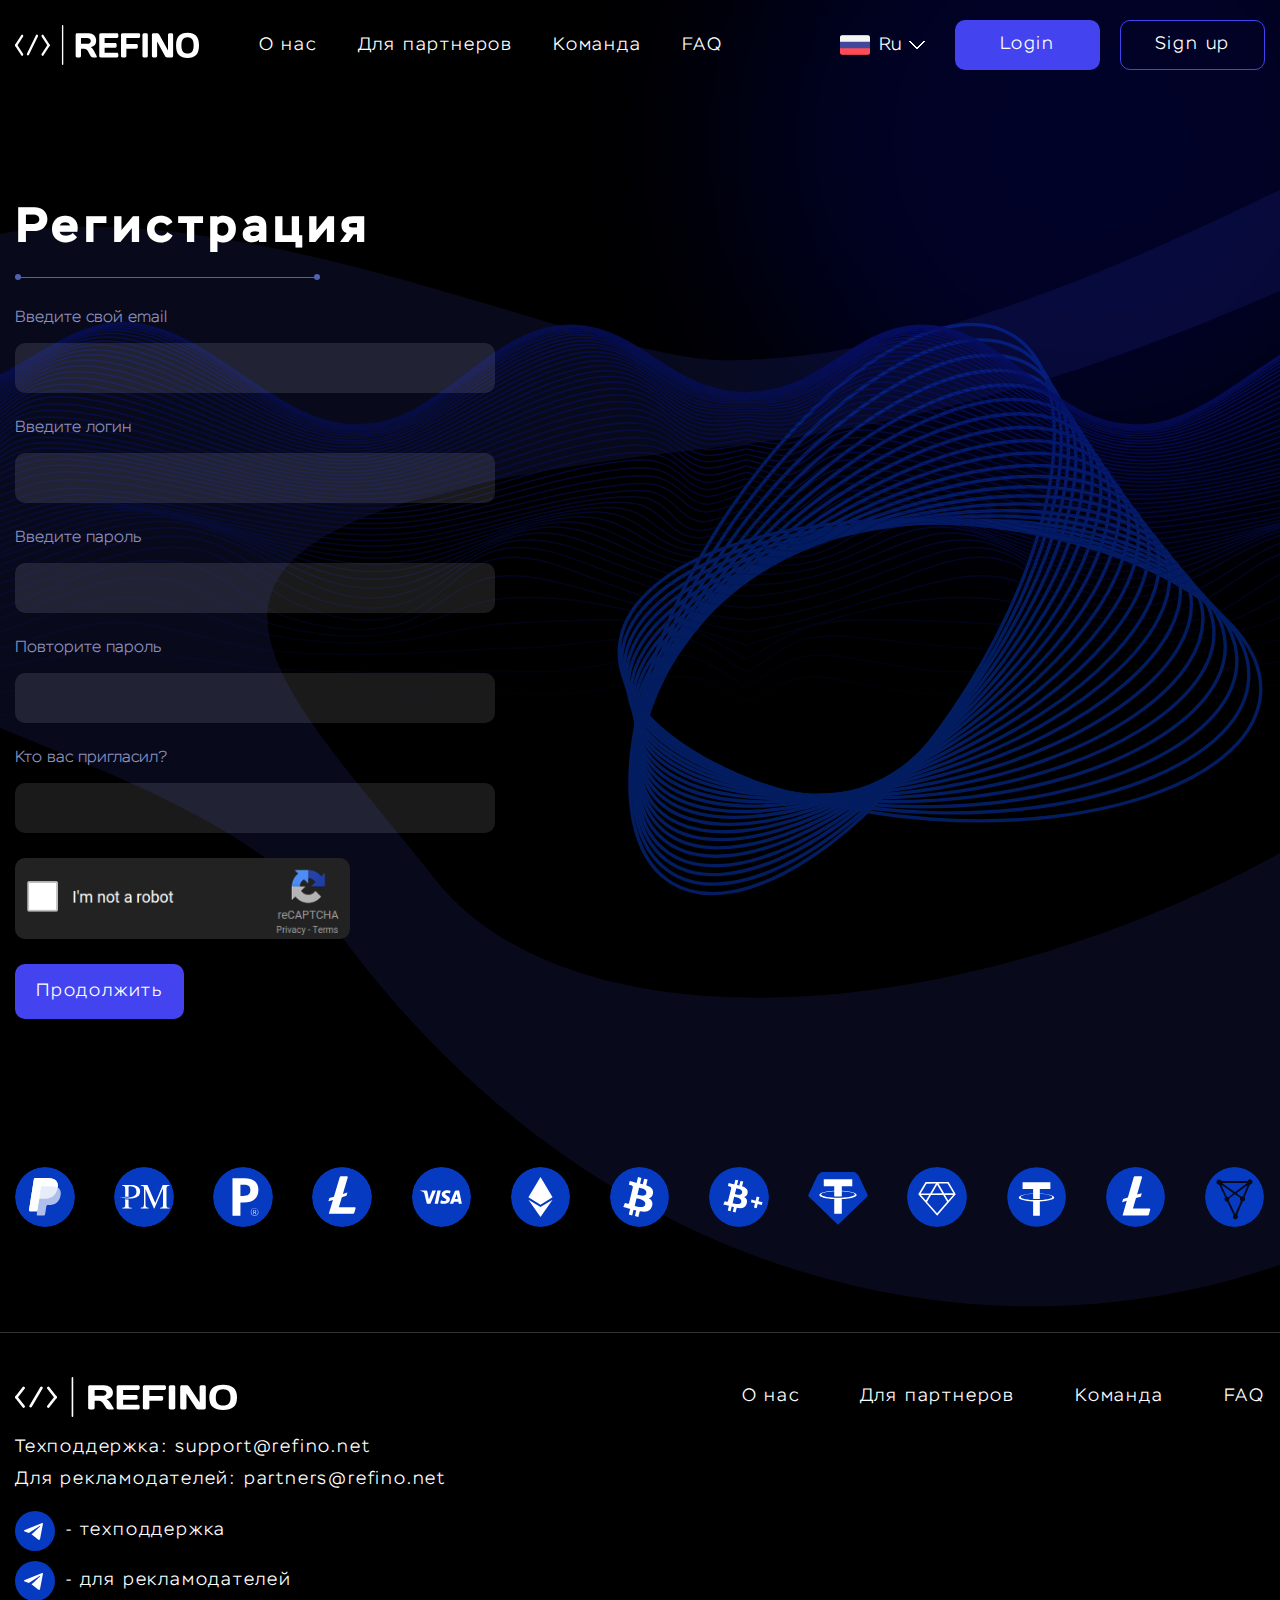
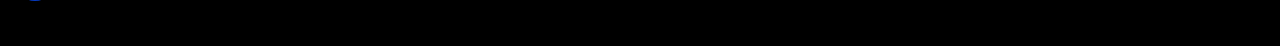
<file: registration.html>
<!DOCTYPE html>
<html lang="en">

<head>
    <meta charset="UTF-8">
    <meta http-equiv="X-UA-Compatible" content="IE=edge">
    <meta name="viewport" content="width=device-width, initial-scale=1.0">
    <title>Registration</title>
    <link rel="stylesheet" href="https://cdn.jsdelivr.net/npm/swiper@8/swiper-bundle.min.css" />
    <link rel="stylesheet" href="https://cdn.jsdelivr.net/npm/@fancyapps/ui@4.0/dist/fancybox.css" />
    <link rel="stylesheet" href="css/style.min.css">
</head>

<body>

    <header class="header">
        <div class="container">
            <div class="header__inner">
                <a class="header__logo logo" href="#">
                    <img class="logo-img" src="images/logo.svg" alt="logo">
                </a>
                <div class="header__wrapper">
                    <nav class="header__menu menu">
                        <ul class="menu__list">
                            <li class="menu__list-item">
                                <a class="menu__list-link" href="#">
                                    О нас
                                </a>
                            </li>
                            <li class="menu__list-item">
                                <a class="menu__list-link" href="#">
                                    Для партнеров
                                </a>
                            </li>
                            <li class="menu__list-item">
                                <a class="menu__list-link" href="#">
                                    Команда
                                </a>
                            </li>
                            <li class="menu__list-item">
                                <a class="menu__list-link" href="#">
                                    FAQ
                                </a>
                            </li>
                        </ul>
                    </nav>
                    <div class="header__lang lang">
                        <div class="lang__text">
                            <img src="images/flag-3.png" alt="img">
                            <span>
                                Ru
                            </span>
                        </div>
                        <div class="lang__inner">
                            <a class="lang__link" href="#">
                                <img src="images/flag-1.svg" alt="img">
                                <span>
                                    Ukr
                                </span>
                            </a>
                            <a class="lang__link" href="#">
                                <img src="images/flag-3.png" alt="img">
                                <span>
                                    Ru
                                </span>
                            </a>
                            <a class="lang__link" href="#">
                                <img src="images/flag-2.svg" alt="img">
                                <span>
                                    Eng
                                </span>
                            </a>
                        </div>
                    </div>
                    <div class="header__user-nav user-nav">
                        <a class="user-nav__link btn" href="#">
                            Login
                        </a>
                        <a class="user-nav__link btn-unvsb" href="#">
                            Sign up
                        </a>
                    </div>
                </div>
                <button class="header__person" type="button">
                    <svg width="22" height="22" viewBox="0 0 22 22" fill="none" xmlns="http://www.w3.org/2000/svg">
                        <path
                            d="M13.629 11.3097C15.6008 10.3364 16.9608 8.3048 16.9608 5.961C16.9608 2.67408 14.2868 0 11 0C7.71317 0 5.03915 2.67408 5.03915 5.961C5.03915 8.3048 6.3992 10.3364 8.37097 11.3097C3.57102 12.4405 0 16.5953 0 21.5337C0 21.791 0.209027 22 0.466334 22H21.5337C21.791 22 22 21.791 22 21.5337C22 16.5953 18.429 12.4405 13.629 11.3097ZM5.97182 5.96045C5.97182 3.18761 8.22723 0.932143 11 0.932143C13.7728 0.932143 16.0282 3.18761 16.0282 5.96045C16.0282 8.73328 13.7728 10.9888 11 10.9888C8.22723 10.9888 5.97182 8.73328 5.97182 5.96045ZM0.944189 21.0673C1.2004 15.9918 5.61247 11.9374 11 11.9374C16.3875 11.9374 20.7996 15.9918 21.0558 21.0673H0.944189Z"
                            fill="#063AC0" />
                    </svg>
                </button>
                <button class="header__burger burger burger--menu" type="button">
                    <svg width="35" height="27" viewBox="0 0 35 27" fill="none" xmlns="http://www.w3.org/2000/svg">
                        <path
                            d="M0 2.5C0 1.11929 1.11929 0 2.5 0H32.5C33.8807 0 35 1.11929 35 2.5C35 3.88071 33.8807 5 32.5 5H2.5C1.11929 5 0 3.88071 0 2.5Z"
                            fill="#4443F0" />
                        <path
                            d="M10 13.5C10 12.1193 11.1193 11 12.5 11H32.5C33.8807 11 35 12.1193 35 13.5C35 14.8807 33.8807 16 32.5 16H12.5C11.1193 16 10 14.8807 10 13.5Z"
                            fill="#4443F0" />
                        <path
                            d="M0 24.5C0 23.1193 1.11929 22 2.5 22H32.5C33.8807 22 35 23.1193 35 24.5C35 25.8807 33.8807 27 32.5 27H2.5C1.11929 27 0 25.8807 0 24.5Z"
                            fill="#4443F0" />
                    </svg>
                    <svg width="27" height="27" viewBox="0 0 27 27" fill="none" xmlns="http://www.w3.org/2000/svg">
                        <path
                            d="M0.767389 25.5161C-0.208921 24.5398 -0.208921 22.9569 0.767389 21.9806L21.9806 0.767389C22.9569 -0.208921 24.5398 -0.208921 25.5161 0.767389C26.4924 1.7437 26.4924 3.32661 25.5161 4.30292L4.30292 25.5161C3.32661 26.4924 1.7437 26.4924 0.767389 25.5161Z"
                            fill="#4443F0" />
                        <path
                            d="M25.517 25.5161C26.4933 24.5398 26.4933 22.9569 25.517 21.9806L4.30381 0.767389C3.3275 -0.208921 1.74459 -0.208921 0.768275 0.767389C-0.208036 1.7437 -0.208036 3.32661 0.768275 4.30292L21.9815 25.5161C22.9578 26.4924 24.5407 26.4924 25.517 25.5161Z"
                            fill="#4443F0" />
                    </svg>
                </button>
            </div>
        </div>
    </header>

    <div class="wrapper">
        <main class="main">
            <section class="main__entrance entrance">
                <div class="container">
                    <div class="entrance__inner">
                        <div class="entrance__wrapper">
                            <h1 class="entrance__title title">
                                <span>
                                    Регистрация
                                </span>
                                <span>

                                </span>
                            </h1>
                            <form class="entrance__form entrance-form" action="#">
                                <div class="entrance-form__box">
                                    <p class="entrance-form__box-text">
                                        Введите свой email
                                    </p>
                                    <input class="entrance-form__box-input" type="email" placeholder="">
                                </div>
                                <div class="entrance-form__box">
                                    <p class="entrance-form__box-text">
                                        Введите логин
                                    </p>
                                    <input class="entrance-form__box-input" type="text" placeholder="">
                                </div>
                                <div class="entrance-form__box">
                                    <p class="entrance-form__box-text">
                                        Введите пароль
                                    </p>
                                    <input class="entrance-form__box-input" type="password" placeholder="">
                                </div>
                                <div class="entrance-form__box">
                                    <p class="entrance-form__box-text">
                                        Повторите пароль
                                    </p>
                                    <input class="entrance-form__box-input" type="password" placeholder="">
                                </div>
                                <div class="entrance-form__box">
                                    <p class="entrance-form__box-text">
                                        Кто вас пригласил?
                                    </p>
                                    <input class="entrance-form__box-input" type="email" placeholder="">
                                </div>
                                <img class="entrance-form__img" src="images/recaptcha-img.png" alt="img">
                                <div class="entrance-form__buttons">
                                    <button class="entrance-form__buttons-btn btn" type="submit">
                                        Продолжить
                                    </button>
                                </div>
                            </form>
                        </div>
                        <div class="entrance__img">
                            <svg width="153" height="136" viewBox="0 0 153 136" fill="none"
                                xmlns="http://www.w3.org/2000/svg">
                                <path
                                    d="M151.957 87.987C153.346 68.6953 120.688 50.6054 79.0144 47.5822C37.3405 44.5589 2.43138 57.7472 1.0427 77.0389C-0.345991 96.3306 32.3116 114.42 73.9856 117.444C115.659 120.467 150.569 107.279 151.957 87.987Z"
                                    stroke="#063AC0" stroke-width="0.8" stroke-miterlimit="10"></path>
                                <path
                                    d="M149.183 83.9885C149.728 65.16 117.129 48.933 76.3705 47.7445C35.6124 46.5559 2.12977 60.8558 1.58495 79.6842C1.04012 98.5127 33.6394 114.74 74.3975 115.928C115.156 117.117 148.638 102.817 149.183 83.9885Z"
                                    stroke="#063AC0" stroke-width="0.8" stroke-miterlimit="10"></path>
                                <path
                                    d="M74.8223 114.525C114.641 113.879 146.679 98.4058 146.382 79.9653C146.085 61.5247 113.565 47.0998 73.7465 47.7462C33.9282 48.3927 1.88998 63.8658 2.18705 82.3063C2.48412 100.747 35.004 115.172 74.8223 114.525Z"
                                    stroke="#063AC0" stroke-width="0.8" stroke-miterlimit="10"></path>
                                <path
                                    d="M75.2296 113.038C114.134 110.556 144.747 93.9425 143.607 75.9298C142.467 57.917 110.005 45.3267 71.1007 47.8084C32.1966 50.2901 1.58284 66.9041 2.72299 84.9168C3.86313 102.93 36.3254 115.52 75.2296 113.038Z"
                                    stroke="#063AC0" stroke-width="0.8" stroke-miterlimit="10"></path>
                                <path
                                    d="M75.6417 111.585C113.655 107.265 142.866 89.5401 140.888 71.9961C138.909 54.4521 106.49 43.7322 68.4769 48.0526C30.4639 52.3729 1.25217 70.0974 3.23068 87.6414C5.20919 105.185 37.6287 115.905 75.6417 111.585Z"
                                    stroke="#063AC0" stroke-width="0.8" stroke-miterlimit="10"></path>
                                <path
                                    d="M76.157 110.125C113.235 103.968 141.004 85.0808 138.179 67.9396C135.355 50.7983 103.007 41.894 65.9288 48.0512C28.8505 54.2085 1.08226 73.0956 3.90672 90.2369C6.73117 107.378 39.0787 116.282 76.157 110.125Z"
                                    stroke="#063AC0" stroke-width="0.8" stroke-miterlimit="10"></path>
                                <path
                                    d="M135.333 63.9277C138.984 80.6242 112.718 100.68 76.5136 108.621C40.3092 116.562 8.16133 109.538 4.51047 92.8411C0.859603 76.1446 27.1255 56.0885 63.3299 48.1475C99.4329 40.1047 131.682 47.2313 135.333 63.9277Z"
                                    stroke="#063AC0" stroke-width="0.8" stroke-miterlimit="10"></path>
                                <path
                                    d="M132.595 59.8554C137.057 76.1446 112.211 97.3206 77.0207 107.094C41.8304 116.868 9.58111 111.675 5.11894 95.3863C0.555364 79.1988 25.4015 58.0229 60.6932 48.2493C95.8835 38.374 128.031 43.668 132.595 59.8554Z"
                                    stroke="#063AC0" stroke-width="0.8" stroke-miterlimit="10"></path>
                                <path
                                    d="M129.755 55.8849C135.13 71.7669 111.602 94.0628 77.3249 105.669C43.0474 117.275 11.0009 113.915 5.62601 98.1351C0.251126 82.2531 23.7789 59.9572 58.0565 48.3511C92.334 36.6433 124.482 40.0029 129.755 55.8849Z"
                                    stroke="#063AC0" stroke-width="0.8" stroke-miterlimit="10"></path>
                                <path
                                    d="M127.017 51.9144C133.203 67.3892 111.197 90.8049 77.832 104.244C44.4671 117.682 12.4207 116.155 6.23449 100.782C0.0483003 85.3073 22.0549 61.8915 55.4197 48.4529C88.7846 34.9125 120.831 36.4396 127.017 51.9144Z"
                                    stroke="#063AC0" stroke-width="0.8" stroke-miterlimit="10"></path>
                                <path
                                    d="M124.279 47.8421C131.277 62.8078 110.69 87.4453 78.2376 102.716C45.7855 118.089 13.8405 118.293 6.74155 103.327C-0.255938 88.3615 20.3309 63.8259 52.783 48.4529C85.2351 33.08 117.18 32.8764 124.279 47.8421Z"
                                    stroke="#063AC0" stroke-width="0.8" stroke-miterlimit="10"></path>
                                <path
                                    d="M121.44 43.8716C129.35 58.4301 110.183 84.0856 78.6433 101.291C47.1039 118.497 15.1588 120.533 7.35003 105.974C-0.458764 91.4158 18.7083 65.6584 50.1463 48.5548C81.5843 31.4511 113.631 29.3131 121.44 43.8716Z"
                                    stroke="#063AC0" stroke-width="0.8" stroke-miterlimit="10"></path>
                                <path
                                    d="M118.701 39.7993C127.423 53.9506 109.676 80.8278 79.0489 99.764C48.4222 118.802 16.5786 122.671 7.85709 108.519C-0.864416 94.3682 16.8828 67.491 47.5095 48.5548C78.1362 29.6185 109.98 25.648 118.701 39.7993Z"
                                    stroke="#063AC0" stroke-width="0.8" stroke-miterlimit="10"></path>
                                <path
                                    d="M115.963 35.8288C125.496 49.5728 109.169 77.5699 79.556 98.3387C49.842 119.209 18.0998 124.91 8.56698 111.268C-0.965828 97.5242 15.3616 69.5271 44.9742 48.7584C74.5868 27.8878 106.43 22.0848 115.963 35.8288Z"
                                    stroke="#063AC0" stroke-width="0.8" stroke-miterlimit="10"></path>
                                <path
                                    d="M113.124 31.7565C123.468 45.0933 108.661 74.2103 79.8602 96.9134C51.059 119.616 19.4182 127.15 8.97263 113.915C-1.37148 100.578 13.4348 71.4615 42.2361 48.7584C71.0373 26.0553 102.78 18.5215 113.124 31.7565Z"
                                    stroke="#063AC0" stroke-width="0.8" stroke-miterlimit="10"></path>
                                <path
                                    d="M110.386 27.786C121.642 40.6138 108.154 70.9524 80.3673 95.4881C52.5802 119.922 20.9394 129.39 9.68252 116.562C-1.57431 103.734 11.9136 73.3958 39.7007 48.8602C67.4879 24.3245 99.1287 14.9582 110.386 27.786Z"
                                    stroke="#063AC0" stroke-width="0.8" stroke-miterlimit="10"></path>
                                <path
                                    d="M107.647 23.7137C119.715 36.1342 107.749 67.5928 80.8744 93.9609C53.9999 120.329 22.3591 131.63 10.291 119.107C-1.77713 106.687 10.1896 75.2283 37.064 48.8602C63.9384 22.5938 95.5792 11.2932 107.647 23.7137Z"
                                    stroke="#063AC0" stroke-width="0.8" stroke-miterlimit="10"></path>
                                <path
                                    d="M104.909 19.7432C117.789 31.7565 107.242 64.3349 81.28 92.5356C55.3183 120.635 23.7789 133.768 10.7981 121.754C-2.18278 109.741 8.46557 77.1627 34.4273 49.0638C60.389 20.8631 91.9284 7.7299 104.909 19.7432Z"
                                    stroke="#063AC0" stroke-width="0.8" stroke-miterlimit="10"></path>
                                <path
                                    d="M102.07 15.7727C115.862 27.3788 106.633 61.0771 81.6857 91.1103C56.6367 121.144 25.1987 136.109 11.4065 124.503C-2.38561 112.897 6.84296 79.1988 31.7905 49.1656C56.7381 19.1324 88.3789 4.16663 102.07 15.7727Z"
                                    stroke="#063AC0" stroke-width="0.8" stroke-miterlimit="10"></path>
                                <path
                                    d="M99.3315 11.7004C113.935 22.8992 106.228 57.7174 82.0913 89.5832C57.955 121.449 26.6185 138.247 12.015 127.048C-2.58843 115.85 5.11894 81.0314 29.2552 49.1656C53.2901 17.2998 84.728 0.603367 99.3315 11.7004Z"
                                    stroke="#063AC0" stroke-width="0.8" stroke-miterlimit="10"></path>
                                <path
                                    d="M96.5933 7.7299C112.008 18.4197 105.72 54.4596 82.5984 88.1579C59.4762 121.856 28.1397 140.487 12.6235 129.695C-2.79126 119.006 3.49634 82.9657 26.6185 49.2674C49.7406 15.5691 81.0772 -3.06171 96.5933 7.7299Z"
                                    stroke="#063AC0" stroke-width="0.8" stroke-miterlimit="10"></path>
                                <path
                                    d="M93.7538 3.6576C110.081 13.9402 105.213 51.0999 82.9026 86.6308C60.5918 122.162 29.3566 142.625 13.1306 132.342C-3.0955 122.06 1.67091 84.9001 23.9817 49.3692C46.2926 13.8384 77.5277 -6.62497 93.7538 3.6576Z"
                                    stroke="#063AC0" stroke-width="0.8" stroke-miterlimit="10"></path>
                            </svg>
                        </div>
                    </div>
                </div>
            </section>
            <div class="main__partners partners">
                <div class="container">
                    <div class="partners__swiper partners-swiper swiper">
                        <div class="swiper-wrapper">
                            <div class="partners-swiper__slide partners-slide swiper-slide">
                                <a class="partners-slide__link" href="#">
                                    <img class="partners-slide__link-img" src="images/partners-icon-1.svg" alt="img">
                                </a>
                            </div>
                            <div class="partners-swiper__slide partners-slide swiper-slide">
                                <a class="partners-slide__link" href="#">
                                    <img class="partners-slide__link-img" src="images/partners-icon-2.svg" alt="img">
                                </a>
                            </div>
                            <div class="partners-swiper__slide partners-slide swiper-slide">
                                <a class="partners-slide__link" href="#">
                                    <img class="partners-slide__link-img" src="images/partners-icon-3.svg" alt="img">
                                </a>
                            </div>
                            <div class="partners-swiper__slide partners-slide swiper-slide">
                                <a class="partners-slide__link" href="#">
                                    <img class="partners-slide__link-img" src="images/partners-icon-4.svg" alt="img">
                                </a>
                            </div>
                            <div class="partners-swiper__slide partners-slide swiper-slide">
                                <a class="partners-slide__link" href="#">
                                    <img class="partners-slide__link-img" src="images/partners-icon-5.svg" alt="img">
                                </a>
                            </div>
                            <div class="partners-swiper__slide partners-slide swiper-slide">
                                <a class="partners-slide__link" href="#">
                                    <img class="partners-slide__link-img" src="images/partners-icon-6.svg" alt="img">
                                </a>
                            </div>
                            <div class="partners-swiper__slide partners-slide swiper-slide">
                                <a class="partners-slide__link" href="#">
                                    <img class="partners-slide__link-img" src="images/partners-icon-7.svg" alt="img">
                                </a>
                            </div>
                            <div class="partners-swiper__slide partners-slide swiper-slide">
                                <a class="partners-slide__link" href="#">
                                    <img class="partners-slide__link-img" src="images/partners-icon-8.svg" alt="img">
                                </a>
                            </div>
                            <div class="partners-swiper__slide partners-slide swiper-slide">
                                <a class="partners-slide__link" href="#">
                                    <img class="partners-slide__link-img" src="images/partners-icon-9.svg" alt="img">
                                </a>
                            </div>
                            <div class="partners-swiper__slide partners-slide swiper-slide">
                                <a class="partners-slide__link" href="#">
                                    <img class="partners-slide__link-img" src="images/partners-icon-10.svg" alt="img">
                                </a>
                            </div>
                            <div class="partners-swiper__slide partners-slide swiper-slide">
                                <a class="partners-slide__link" href="#">
                                    <img class="partners-slide__link-img" src="images/partners-icon-11.svg" alt="img">
                                </a>
                            </div>
                            <div class="partners-swiper__slide partners-slide swiper-slide">
                                <a class="partners-slide__link" href="#">
                                    <img class="partners-slide__link-img" src="images/partners-icon-12.svg" alt="img">
                                </a>
                            </div>
                            <div class="partners-swiper__slide partners-slide swiper-slide">
                                <a class="partners-slide__link" href="#">
                                    <img class="partners-slide__link-img" src="images/partners-icon-13.svg" alt="img">
                                </a>
                            </div>
                        </div>
                        <div class="partners-swiper__pagination swiper-pagination"></div>
                    </div>
                </div>
            </div>
            <img class="main__bg-1" src="images/bg-1.svg" alt="img">
            <img class="main__bg-2" src="images/bg-2.svg" alt="img">
        </main>
        <footer class="footer">
            <div class="container">
                <div class="footer__inner">
                    <div class="footer__wrapper">
                        <a class="footer__logo logo" href="#">
                            <img class="logo-img" src="images/logo.svg" alt="logo">
                        </a>
                        <nav class="footer__menu menu">
                            <ul class="menu__list">
                                <li class="menu__list-item">
                                    <a class="menu__list-link" href="#">
                                        О нас
                                    </a>
                                </li>
                                <li class="menu__list-item">
                                    <a class="menu__list-link" href="#">
                                        Для партнеров
                                    </a>
                                </li>
                                <li class="menu__list-item">
                                    <a class="menu__list-link" href="#">
                                        Команда
                                    </a>
                                </li>
                                <li class="menu__list-item">
                                    <a class="menu__list-link" href="#">
                                        FAQ
                                    </a>
                                </li>
                            </ul>
                        </nav>
                    </div>
                    <div class="footer__wrapper">
                        <div class="footer__box footer-box">
                            <p class="footer-box__mail">
                                Техподдержка:
                                <a class="footer-box__mail-link" href="mailto:support@refino.net">
                                    support@refino.net
                                </a>
                            </p>
                            <p class="footer-box__mail">
                                Для рекламодателей:
                                <a class="footer-box__mail-link" href="mailto:partners@refino.net">
                                    partners@refino.net
                                </a>
                            </p>
                        </div>
                        <div class="footer__box footer-box">
                        <a class="footer-box__link" href="#">
                            <svg width="40" height="40" viewBox="0 0 40 40" fill="none"
                                xmlns="http://www.w3.org/2000/svg">
                                <g id="socials">
                                    <rect id="Rectangle 1" width="40" height="40" rx="20" fill="#063AC0" />
                                    <path id="Vector"
                                        d="M28 12.6022L24.9946 28.2923C24.9946 28.2923 24.5741 29.3801 23.4189 28.8584L16.4846 23.3526L16.4524 23.3364C17.3891 22.4654 24.6524 15.7027 24.9698 15.3961C25.4613 14.9214 25.1562 14.6387 24.5856 14.9974L13.8568 22.053L9.71764 20.6108C9.71764 20.6108 9.06626 20.3708 9.00359 19.8491C8.9401 19.3265 9.73908 19.0439 9.73908 19.0439L26.6131 12.1889C26.6131 12.1889 28 11.5579 28 12.6022Z"
                                        fill="white" />
                                </g>
                            </svg>
                            - техподдержка
                        </a>
                        <a class="footer-box__link" href="#">
                            <svg width="40" height="40" viewBox="0 0 40 40" fill="none"
                                xmlns="http://www.w3.org/2000/svg">
                                <g id="socials">
                                    <rect id="Rectangle 1" width="40" height="40" rx="20" fill="#063AC0" />
                                    <path id="Vector"
                                        d="M28 12.6022L24.9946 28.2923C24.9946 28.2923 24.5741 29.3801 23.4189 28.8584L16.4846 23.3526L16.4524 23.3364C17.3891 22.4654 24.6524 15.7027 24.9698 15.3961C25.4613 14.9214 25.1562 14.6387 24.5856 14.9974L13.8568 22.053L9.71764 20.6108C9.71764 20.6108 9.06626 20.3708 9.00359 19.8491C8.9401 19.3265 9.73908 19.0439 9.73908 19.0439L26.6131 12.1889C26.6131 12.1889 28 11.5579 28 12.6022Z"
                                        fill="white" />
                                </g>
                            </svg>
                            - для рекламодателей
                        </a>
                    </div>
                    </div>
                </div>
            </div>
        </footer>
    </div>

    <script src="https://cdn.jsdelivr.net/npm/@fancyapps/ui@4.0/dist/fancybox.umd.js"></script>
    <script src="https://ajax.googleapis.com/ajax/libs/jquery/3.6.3/jquery.min.js"></script>
    <script src="https://cdn.jsdelivr.net/npm/swiper@8/swiper-bundle.min.js"></script>
    <script src="js/main.min.js"></script>
</body>

</html>
</file>
